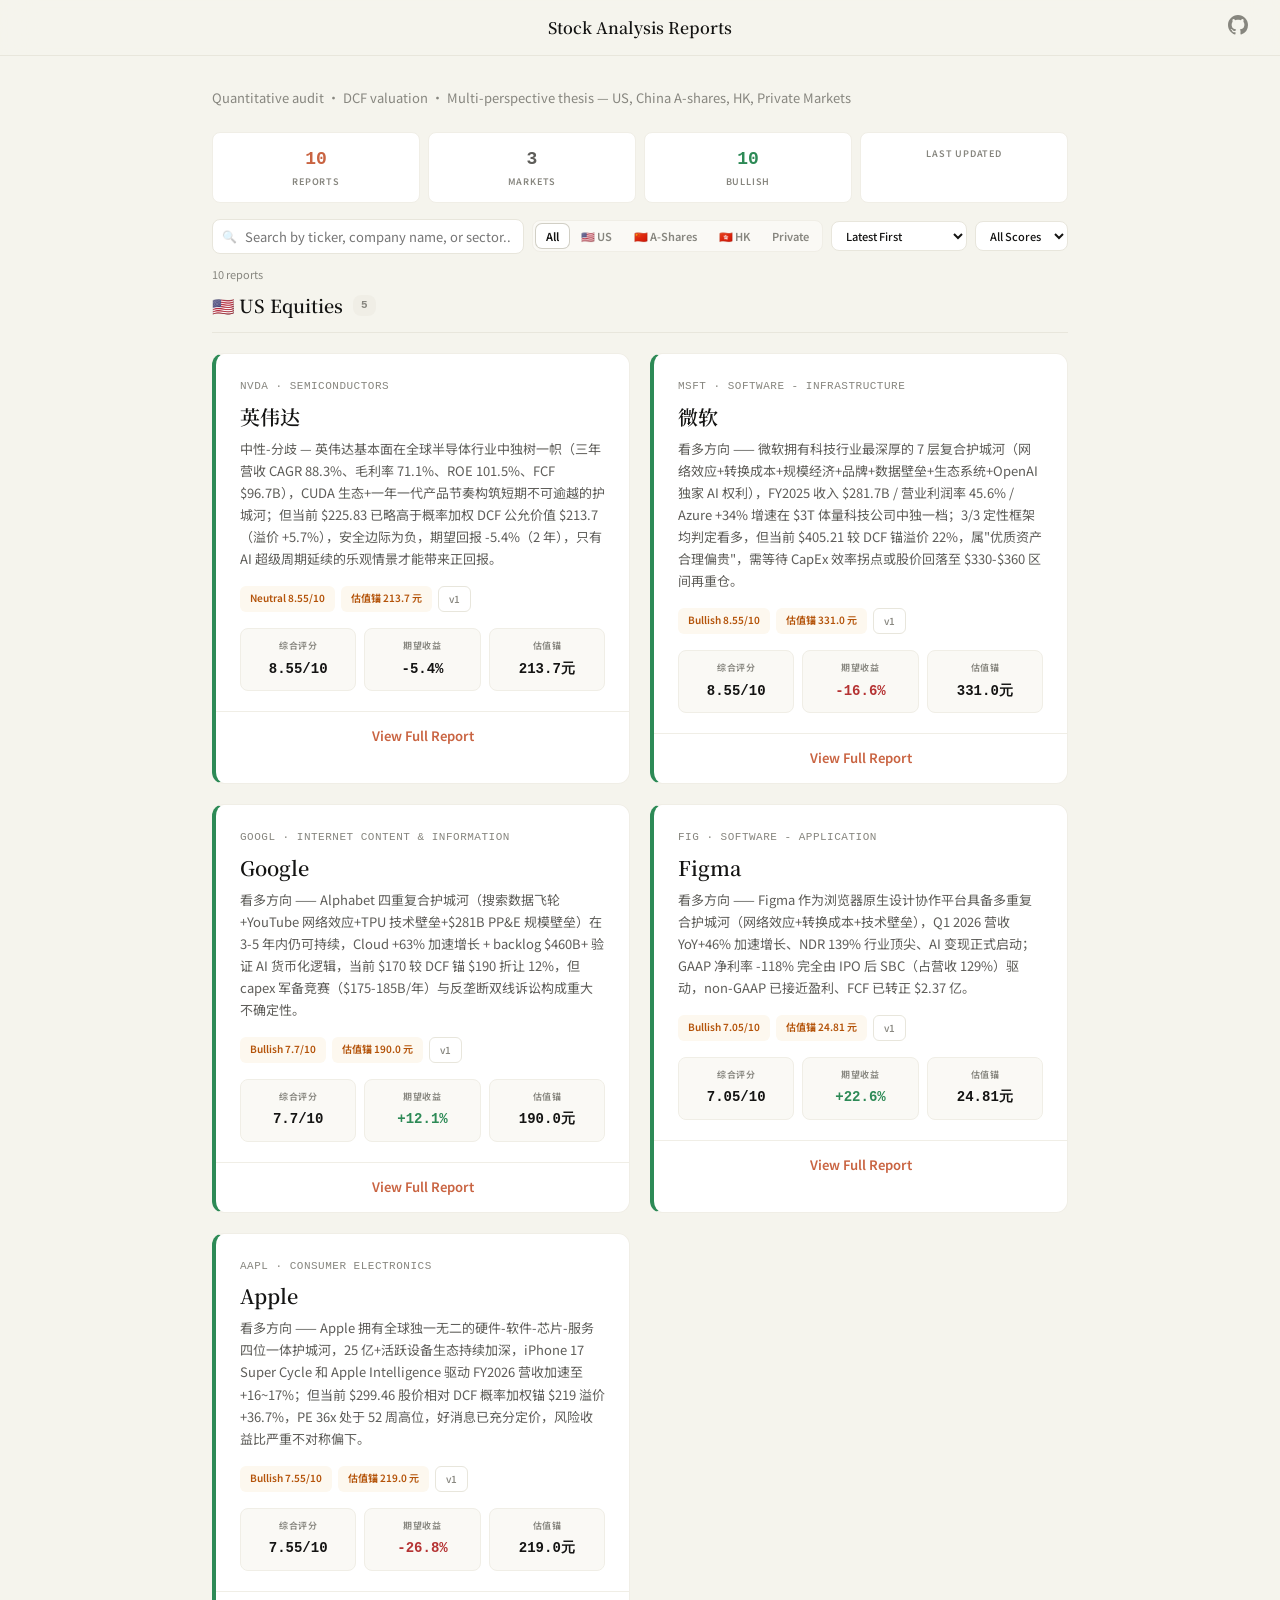
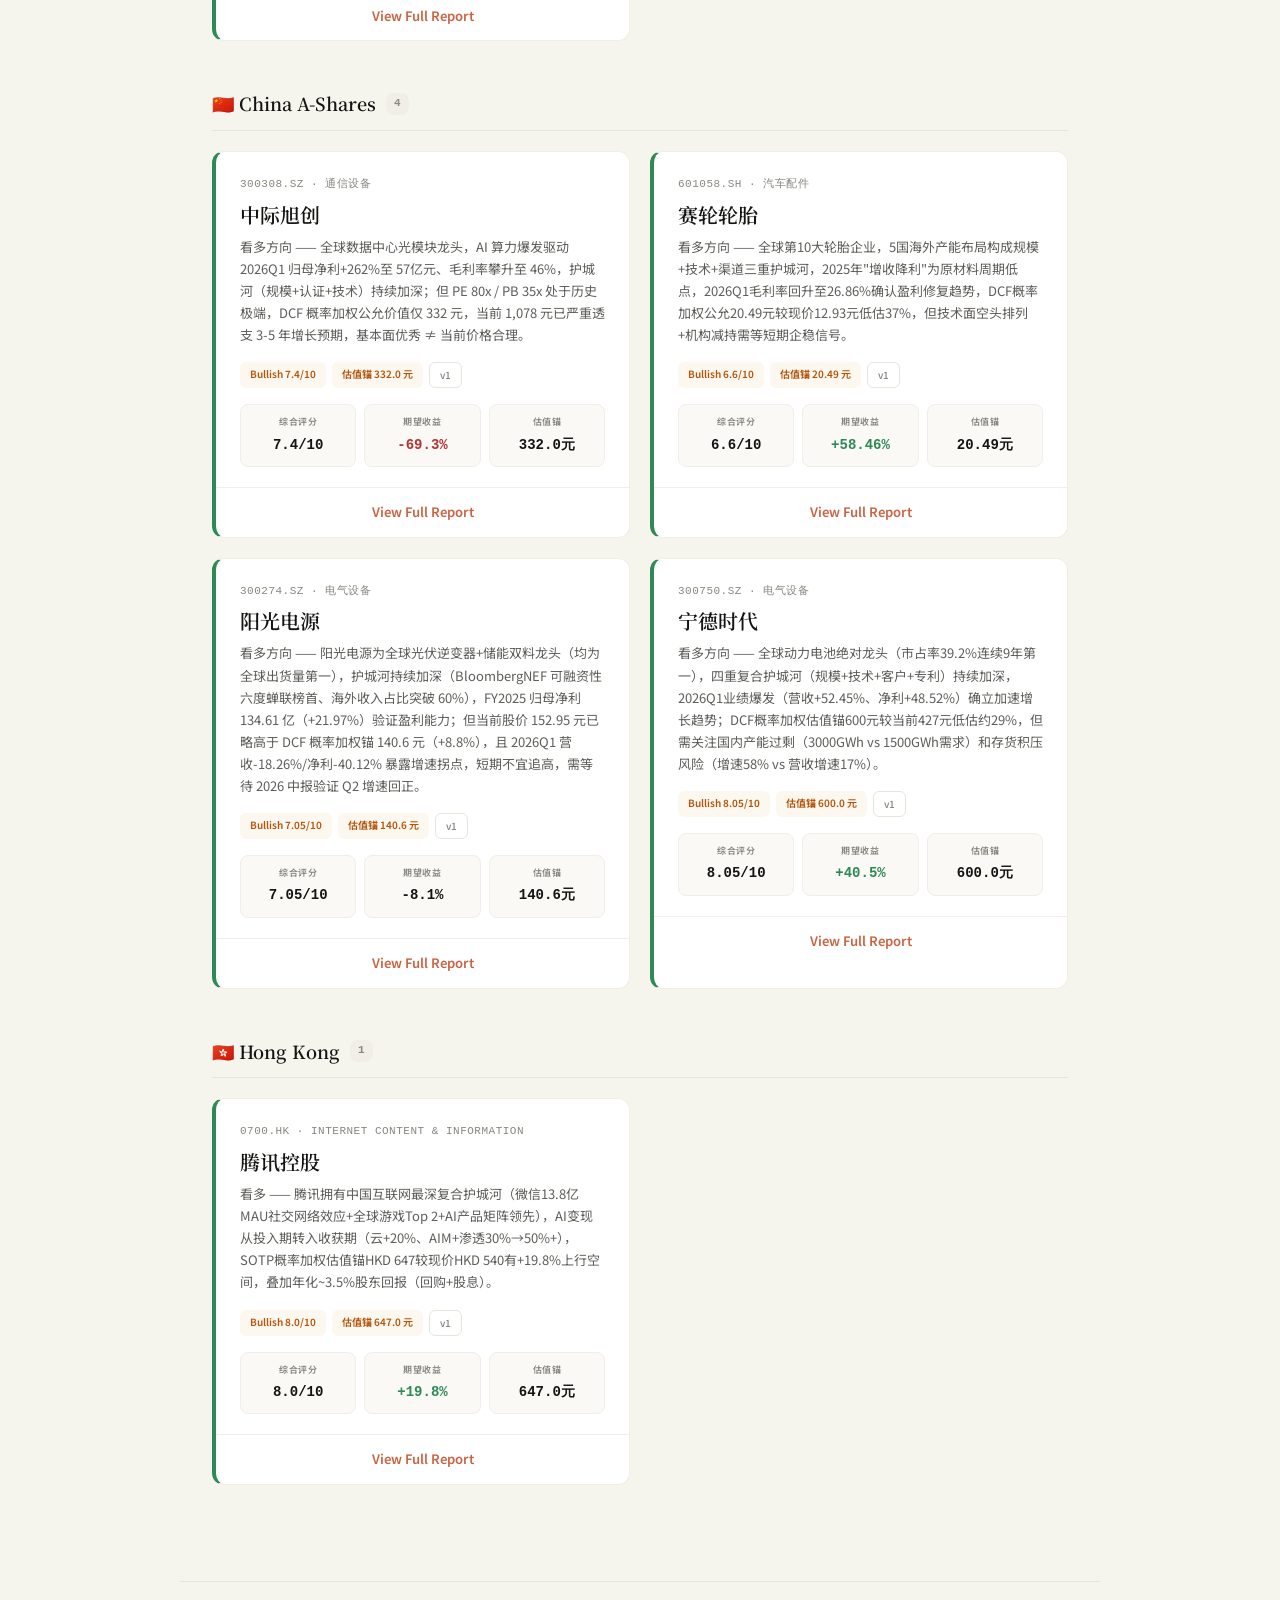
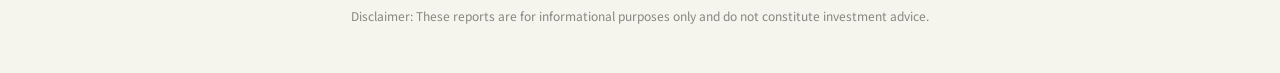
<file: index.html>
<!DOCTYPE html>
<html lang="en">
<head>
<meta charset="utf-8">
<meta name="viewport" content="width=device-width,initial-scale=1">
<title>Investment Research · Equity Analysis Reports</title>
<meta name="description" content="Equity analysis reports covering US, China A-share, Hong Kong, and private markets with quantitative audit and DCF valuation.">
<link rel="stylesheet" href="./assets/css/main.css">
</head>
<body>

<!-- Nav -->
<nav class="nav">
  <a href="./" class="nav-logo">Stock Analysis Reports</a>
  <a href="https://github.com/MichaelFei87/Stock-Analysis-Reports" class="nav-github" target="_blank" rel="noopener" aria-label="GitHub">
    <svg width="20" height="20" viewBox="0 0 16 16" fill="currentColor"><path d="M8 0C3.58 0 0 3.58 0 8c0 3.54 2.29 6.53 5.47 7.59.4.07.55-.17.55-.38 0-.19-.01-.82-.01-1.49-2.01.37-2.53-.49-2.69-.94-.09-.23-.48-.94-.82-1.13-.28-.15-.68-.52-.01-.53.63-.01 1.08.58 1.23.82.72 1.21 1.87.87 2.33.66.07-.52.28-.87.51-1.07-1.78-.2-3.64-.89-3.64-3.95 0-.87.31-1.59.82-2.15-.08-.2-.36-1.02.08-2.12 0 0 .67-.21 2.2.82.64-.18 1.32-.27 2-.27s1.36.09 2 .27c1.53-1.04 2.2-.82 2.2-.82.44 1.1.16 1.92.08 2.12.51.56.82 1.27.82 2.15 0 3.07-1.87 3.75-3.65 3.95.29.25.54.73.54 1.48 0 1.07-.01 1.93-.01 2.2 0 .21.15.46.55.38A8.01 8.01 0 0016 8c0-4.42-3.58-8-8-8z"/></svg>
  </a>
</nav>

<!-- Hero -->
<div class="hero">
  <div class="hero-inner">
    <div class="hero-text">
      <p>Quantitative audit · DCF valuation · Multi-perspective thesis — US, China A-shares, HK, Private Markets</p>
    </div>
  </div>
</div>

<!-- Stats -->
<div class="stats-strip">
  <div class="stats-row" id="stats-row"></div>
</div>

<!-- Toolbar -->
<div class="toolbar">
  <div class="search-box">
    <input type="text" id="search-input" placeholder="Search by ticker, company name, or sector..." autocomplete="off">
  </div>
  <div class="tab-group" role="tablist">
    <button class="tab-btn active" data-market="all">All</button>
    <button class="tab-btn" data-market="us">🇺🇸 US</button>
    <button class="tab-btn" data-market="a">🇨🇳 A-Shares</button>
    <button class="tab-btn" data-market="hk">🇭🇰 HK</button>
    <button class="tab-btn" data-market="pe">Private</button>
  </div>
  <select class="sort-select" id="sort-select">
    <option value="date-desc">Latest First</option>
    <option value="date-asc">Oldest First</option>
    <option value="score-desc">Score High → Low</option>
    <option value="score-asc">Score Low → High</option>
  </select>
  <select class="sort-select" id="min-score">
    <option value="0">All Scores</option>
    <option value="4">≥ 4.0</option>
    <option value="6">≥ 6.0</option>
    <option value="7.5">≥ 7.5</option>
  </select>
</div>

<div class="results-info" id="results-info">Loading...</div>

<!-- Reports -->
<div class="reports">
  <div id="reports-container"></div>
</div>

<!-- Footer -->
<div class="footer">
  <div class="footer-inner">
    <span>Disclaimer: These reports are for informational purposes only and do not constitute investment advice.</span>
  </div>
</div>

<script src="./assets/js/render.js"></script>
</body>
</html>
</file>
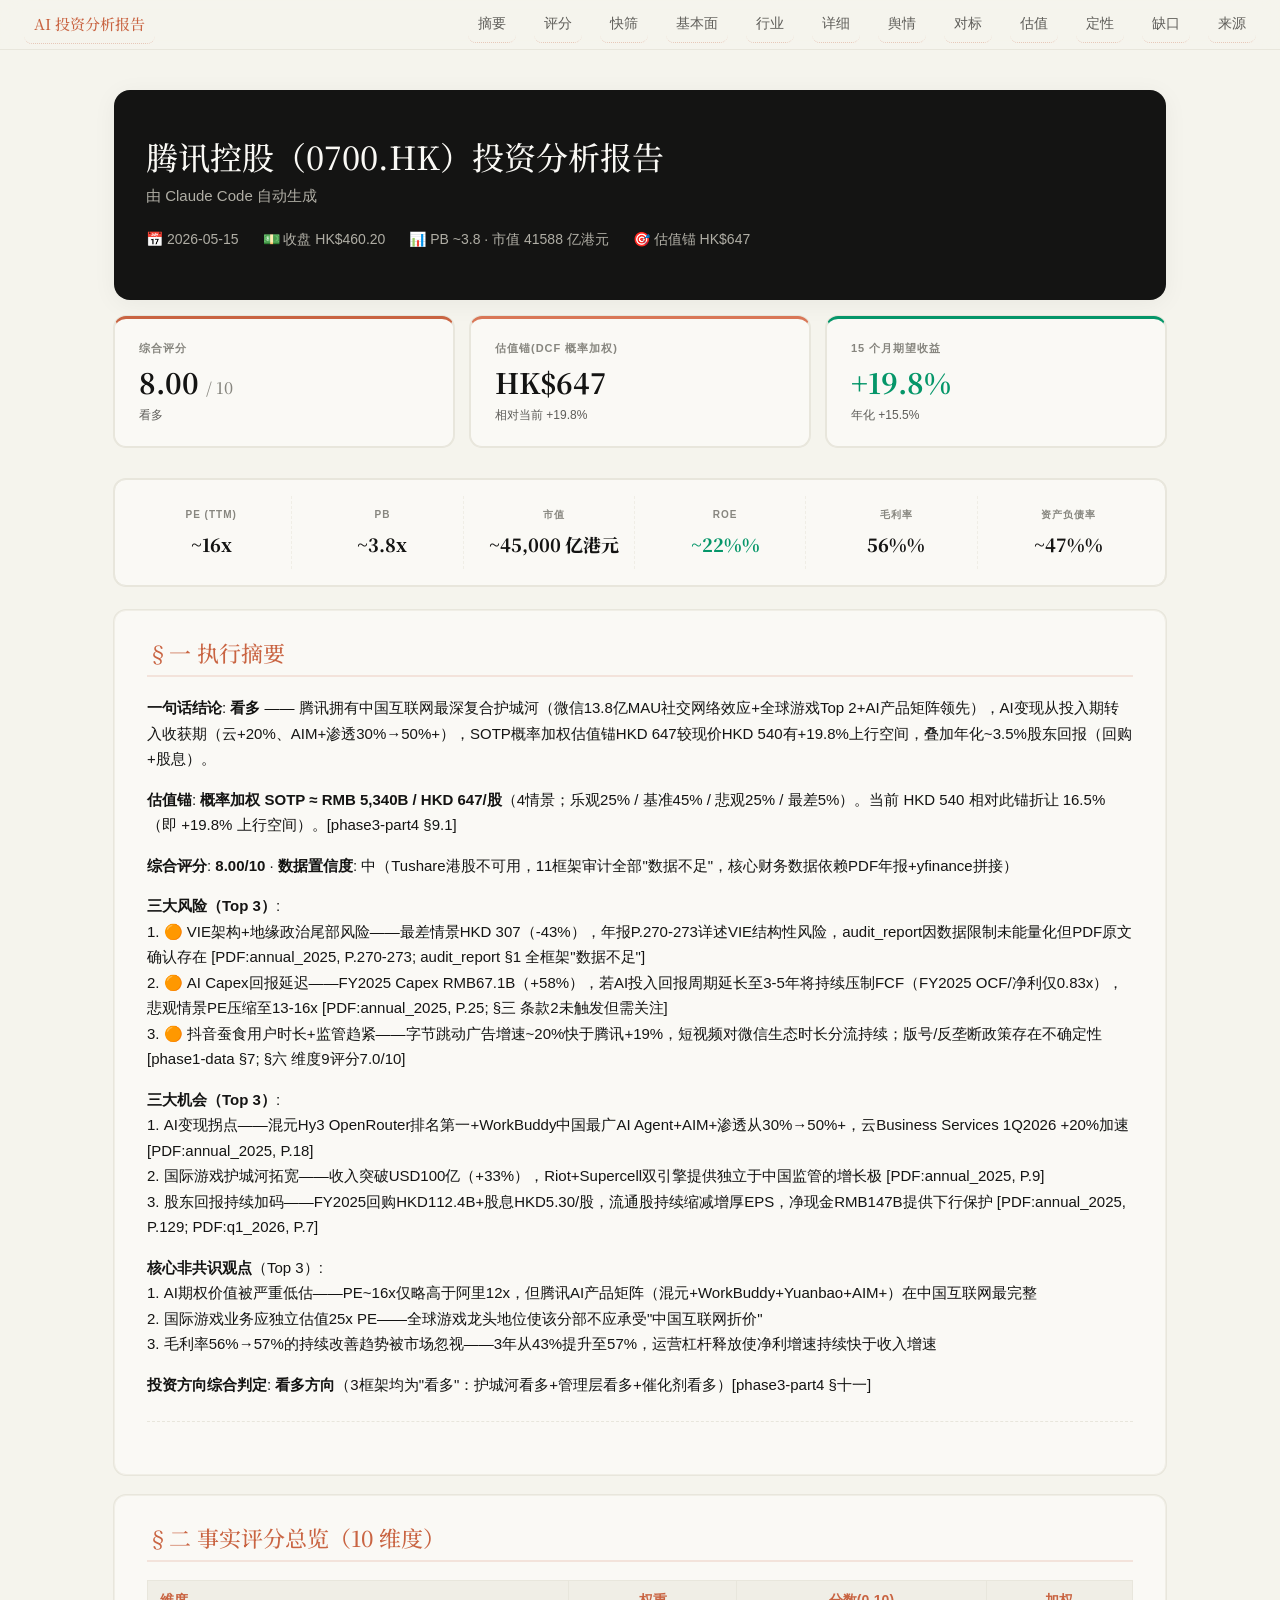
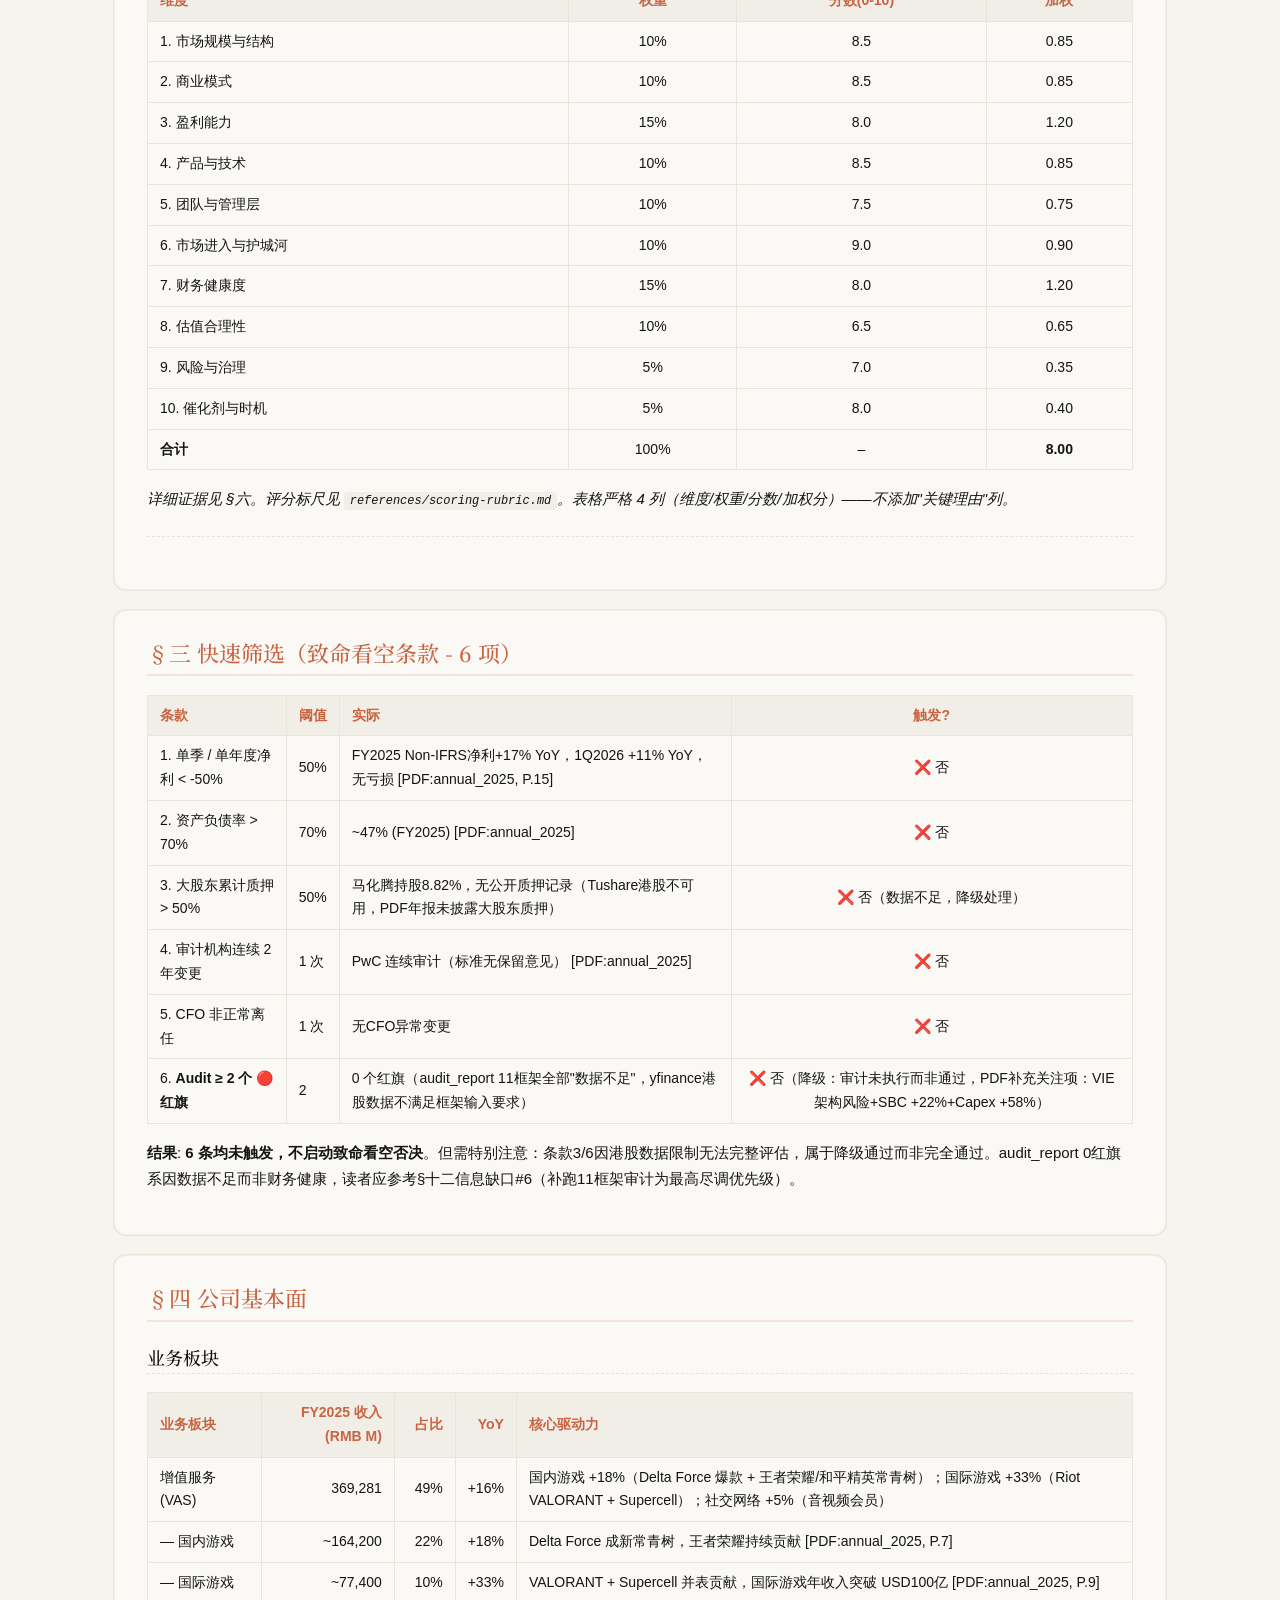
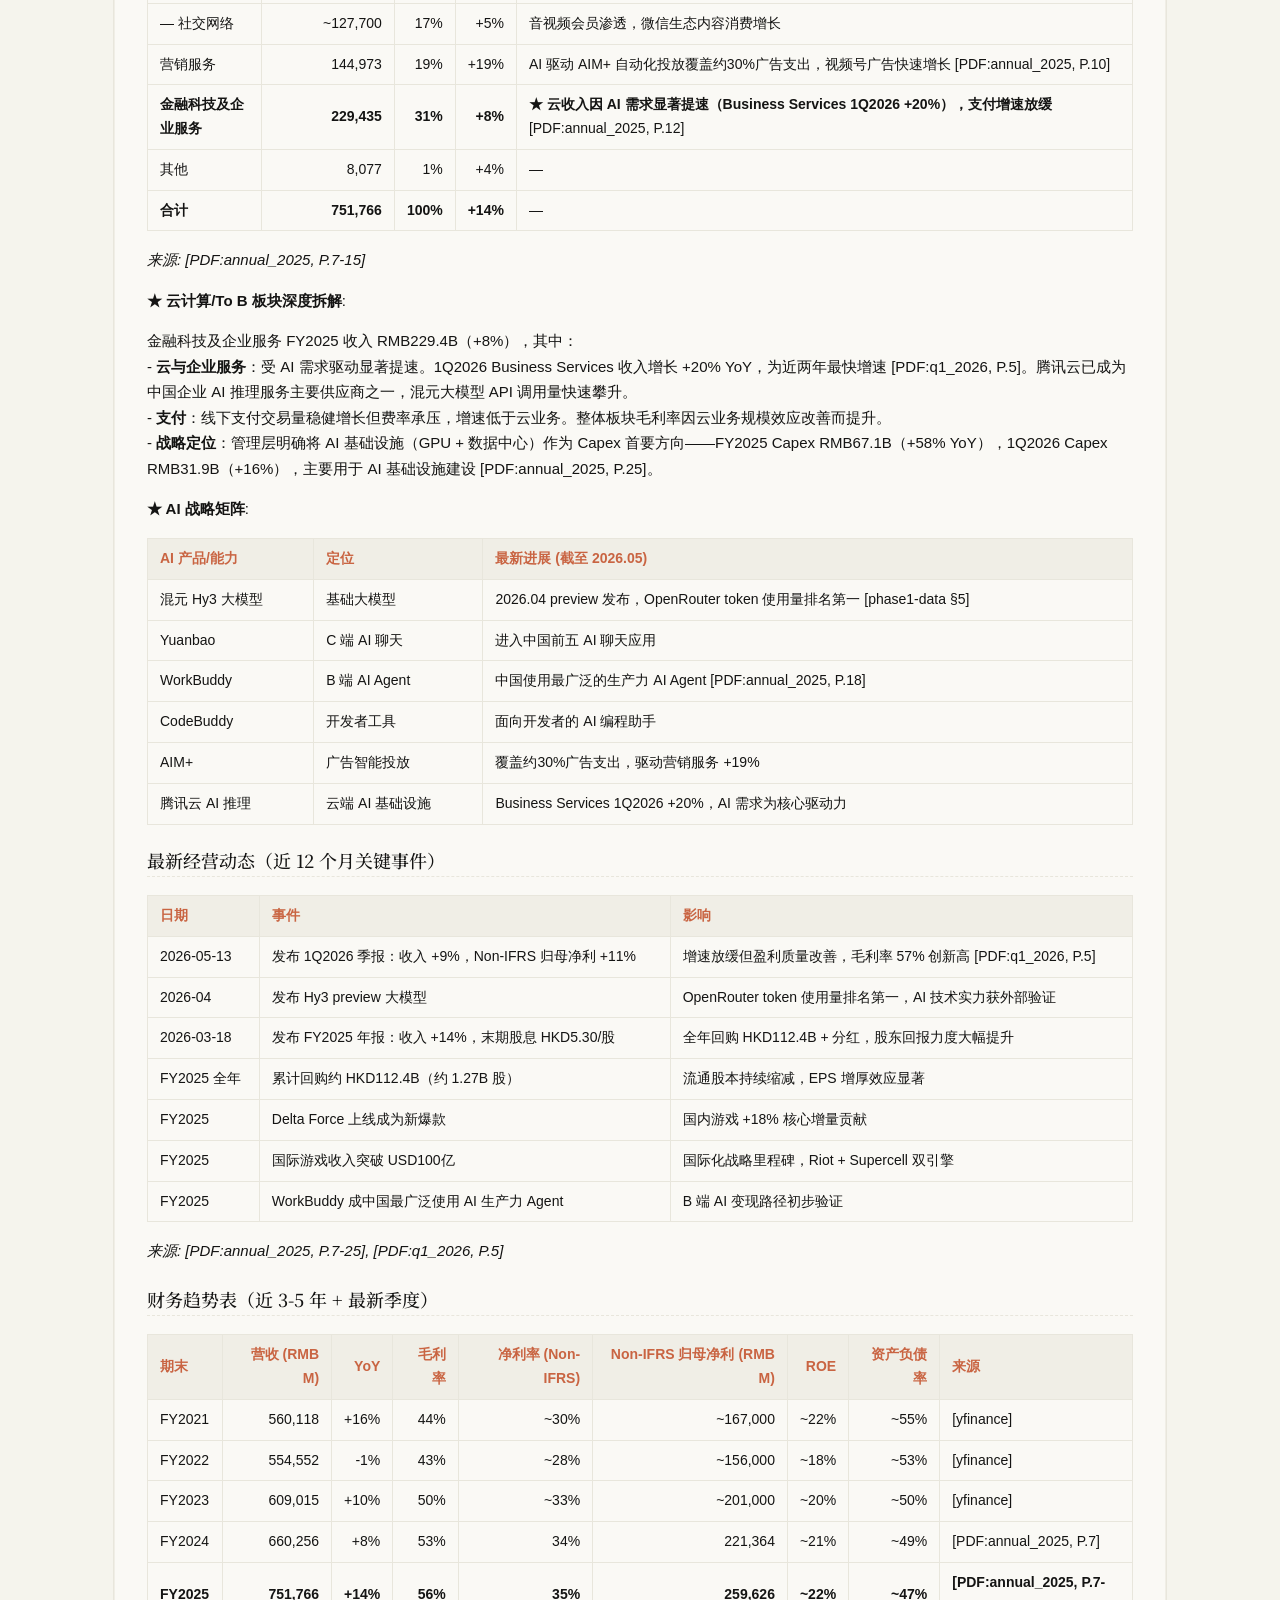
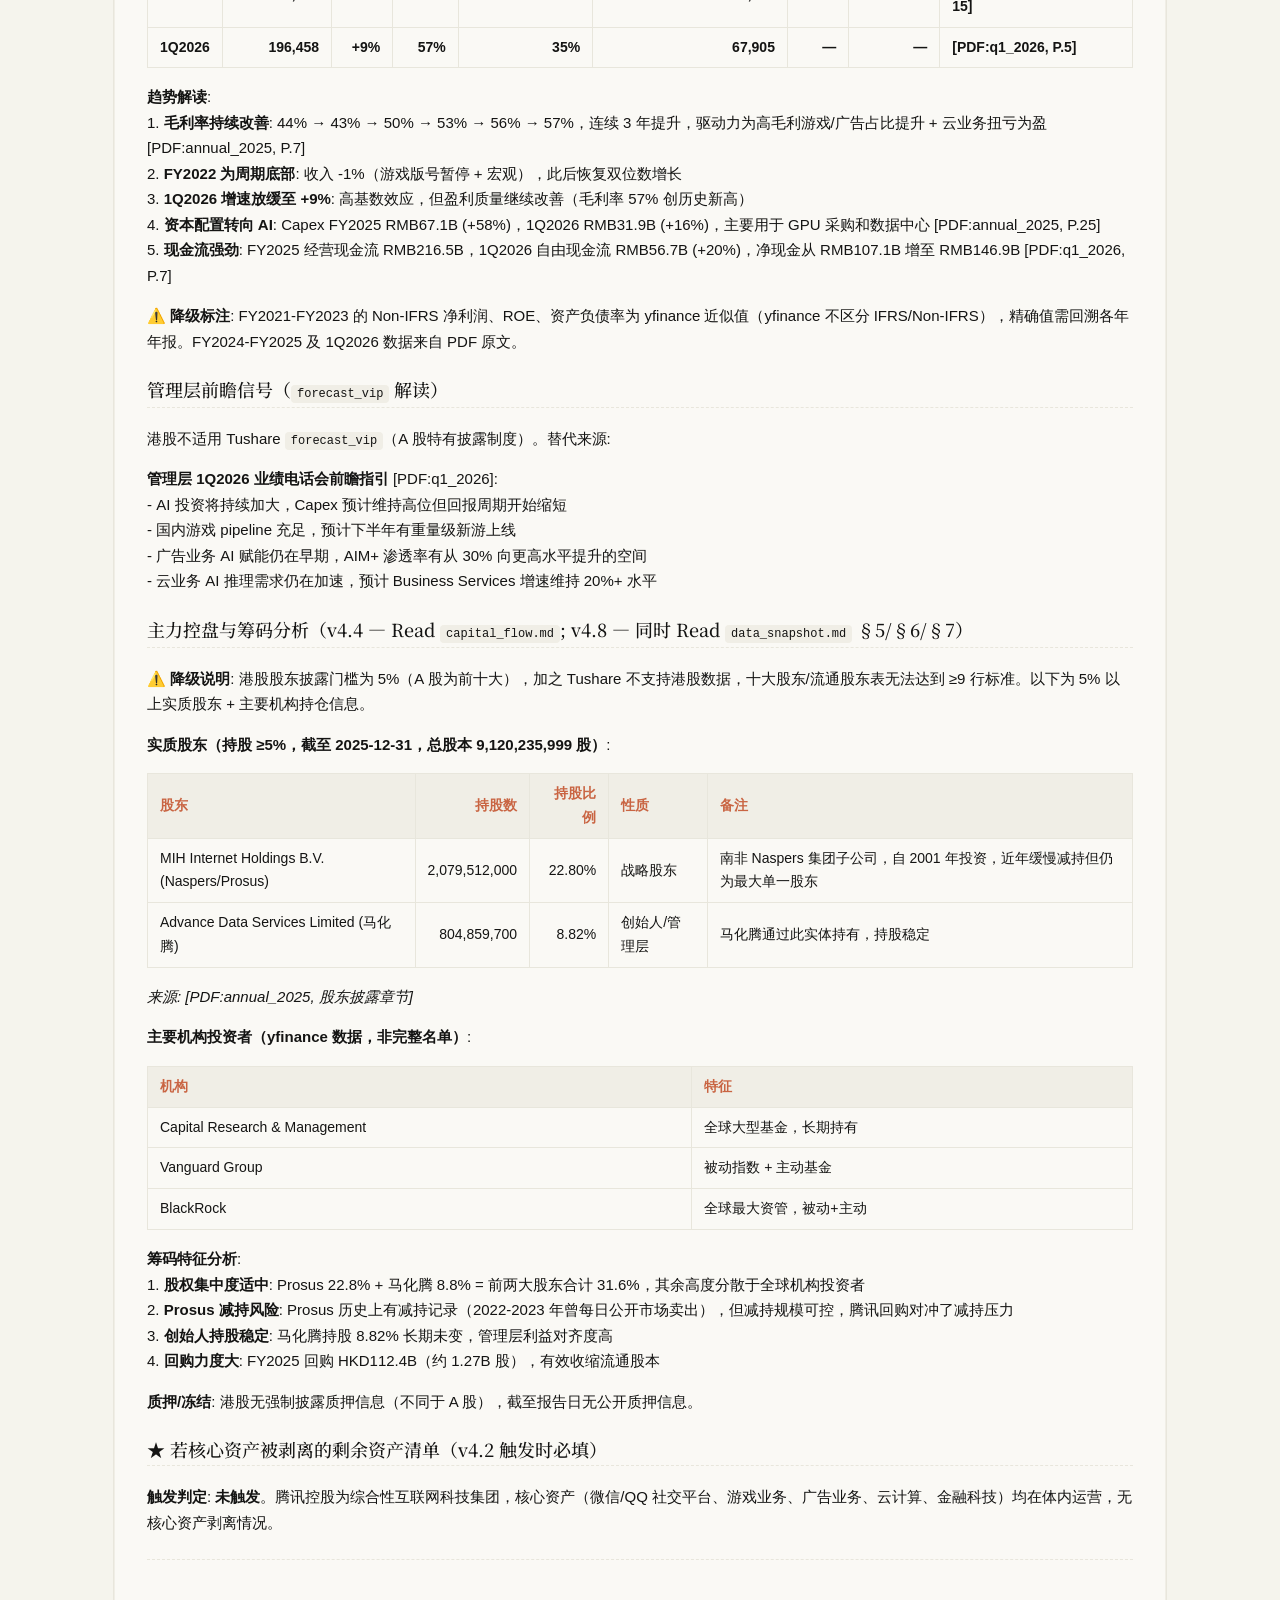
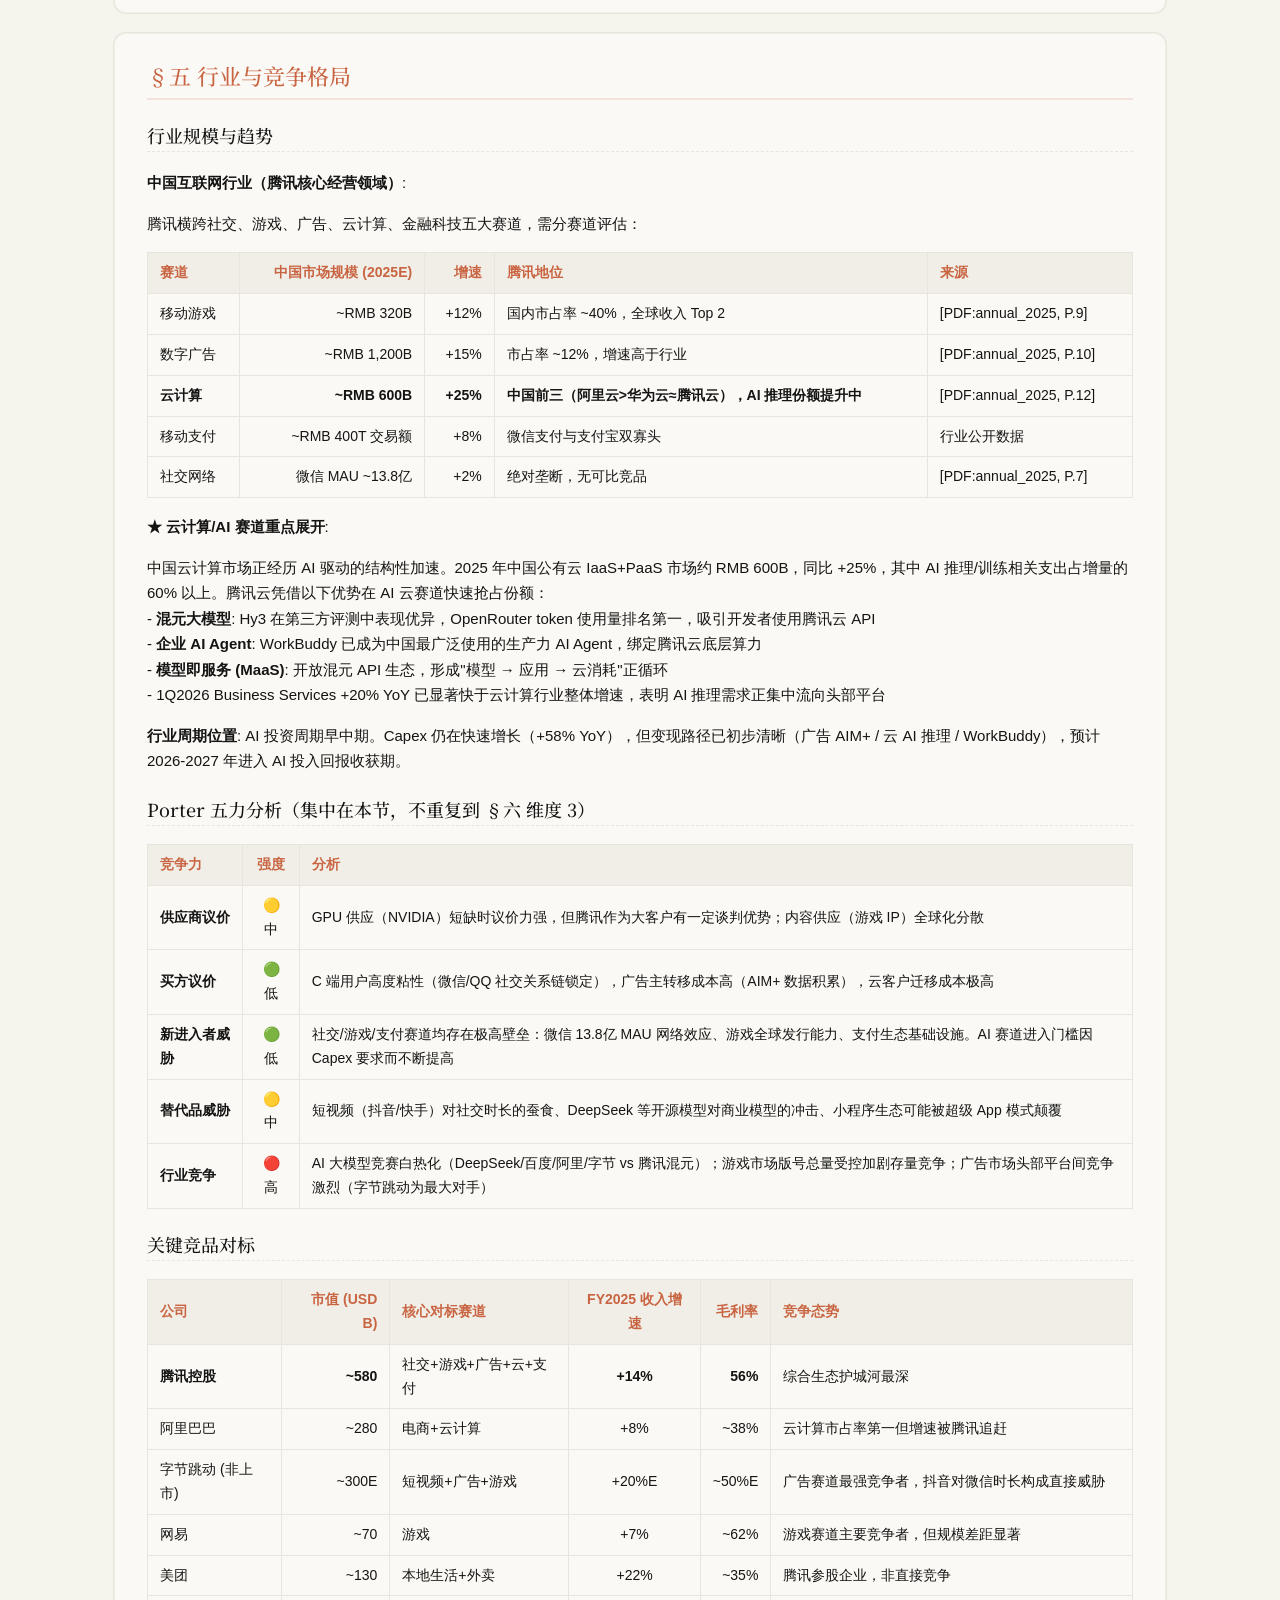
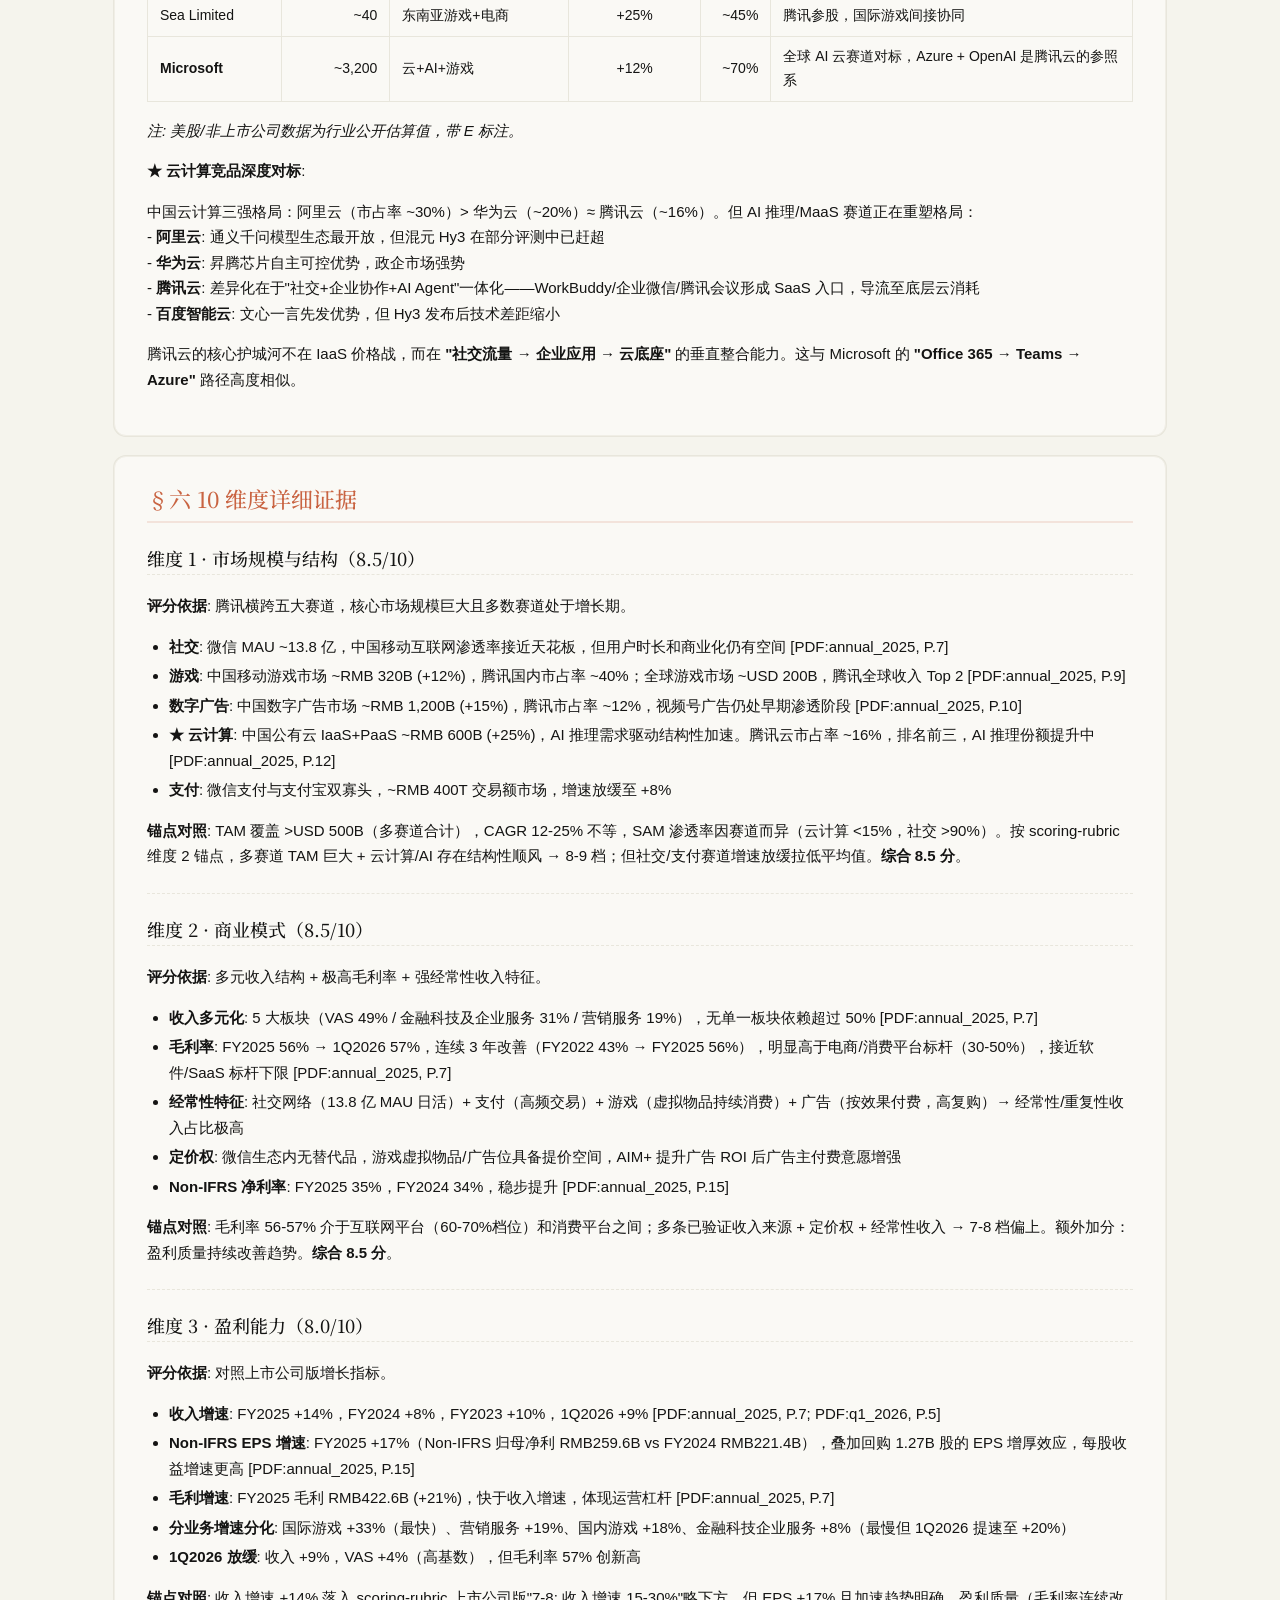
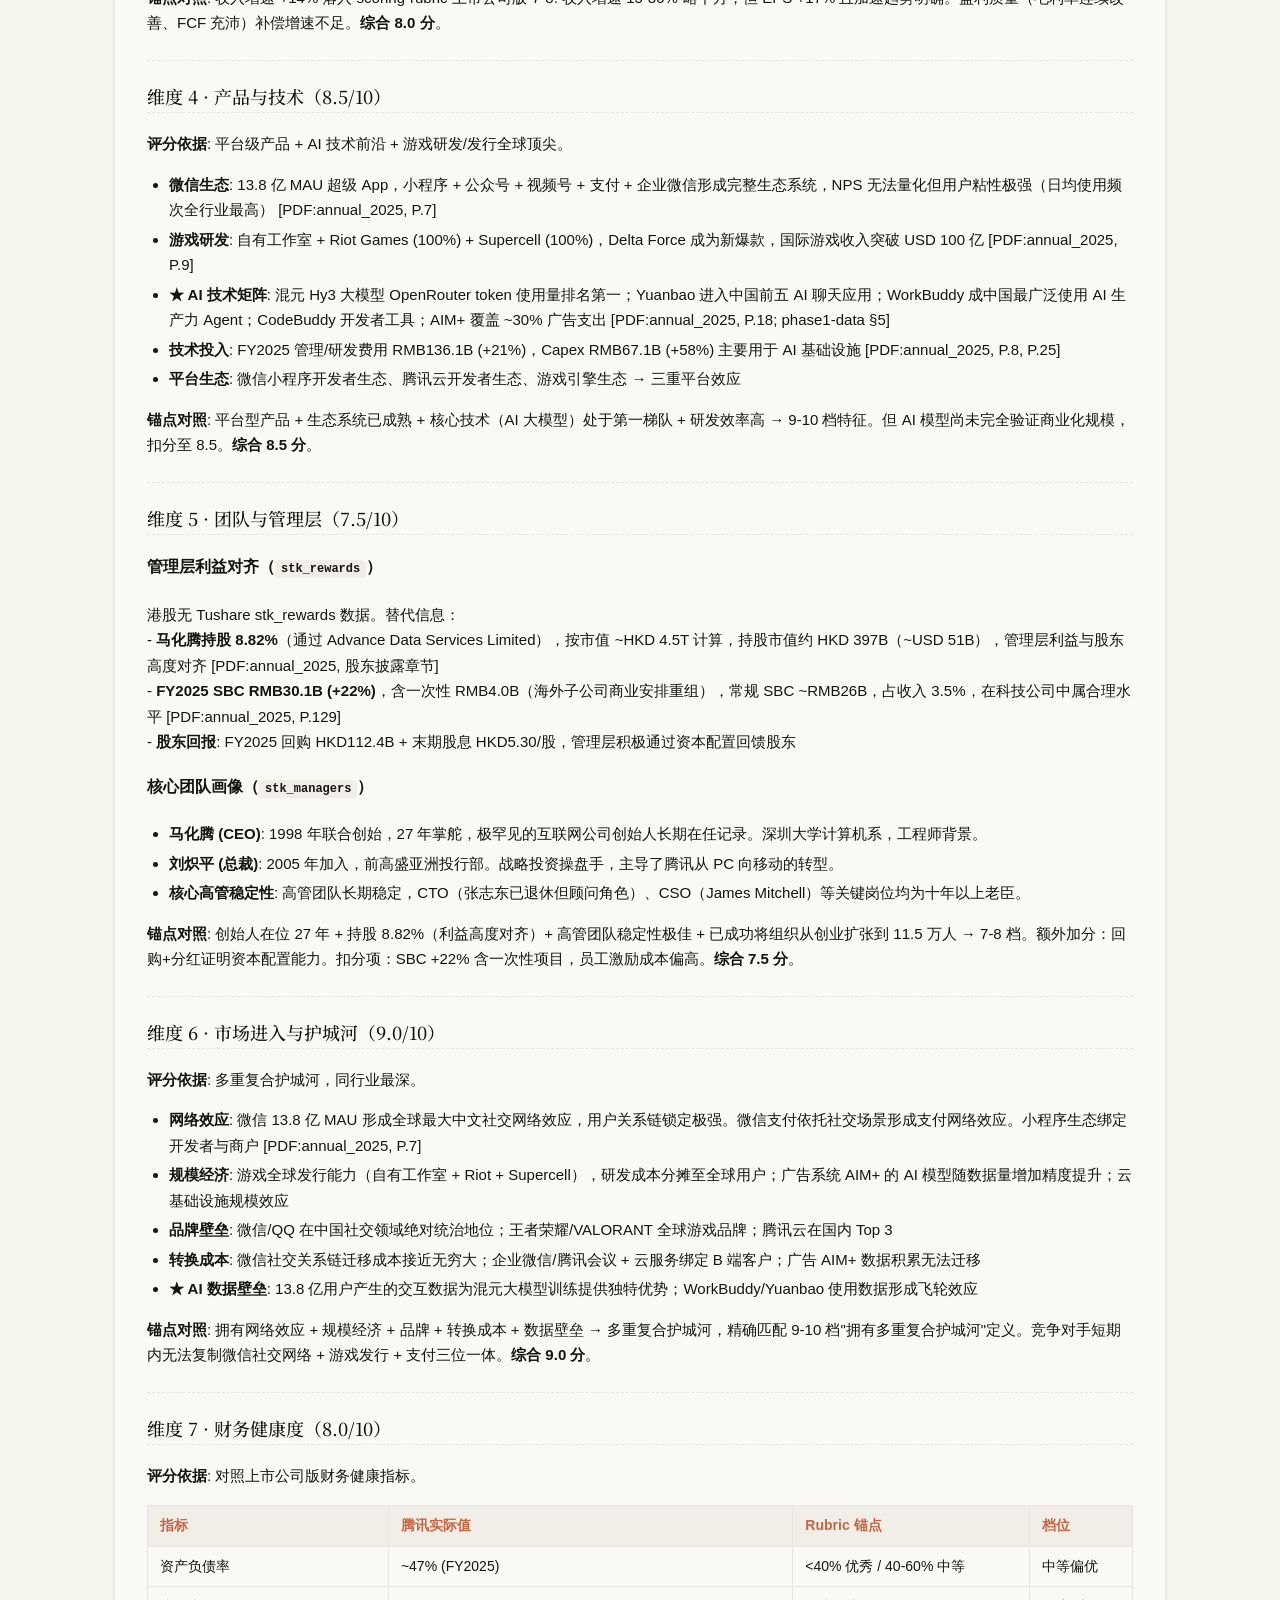
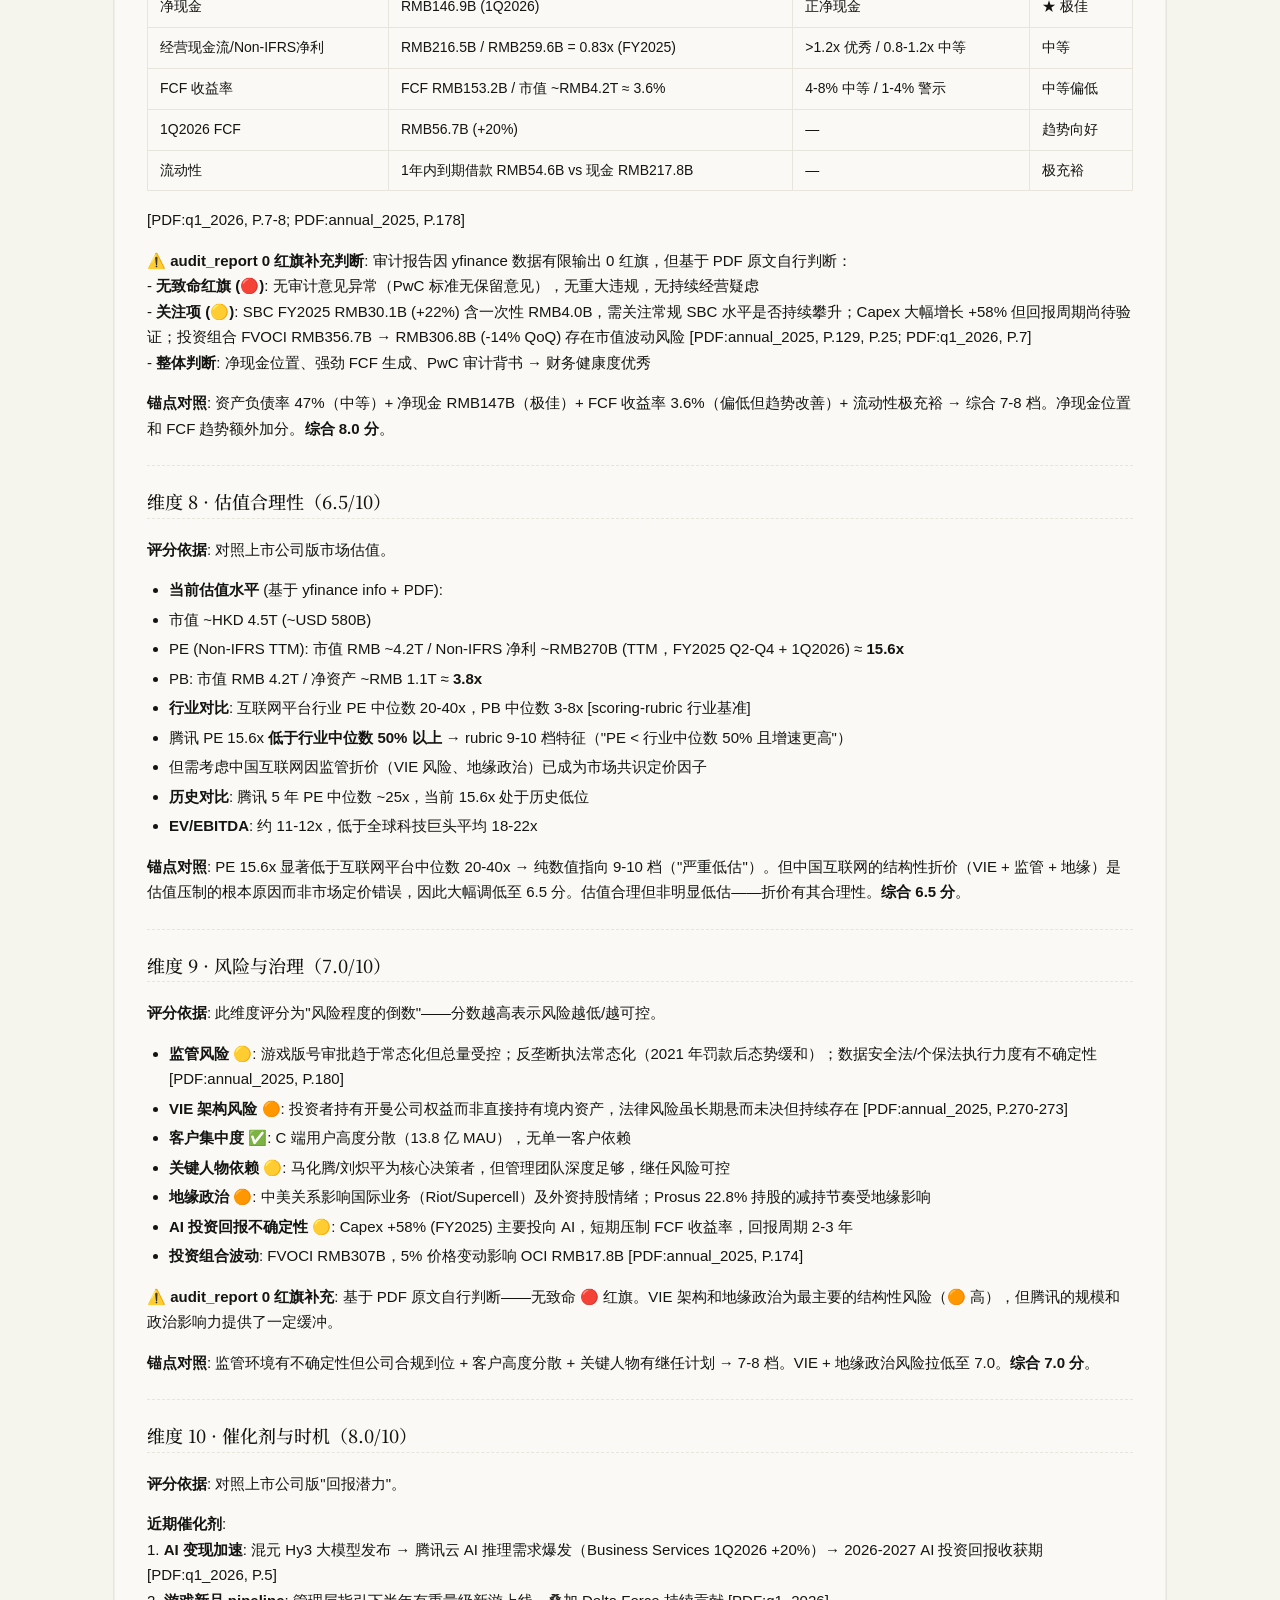
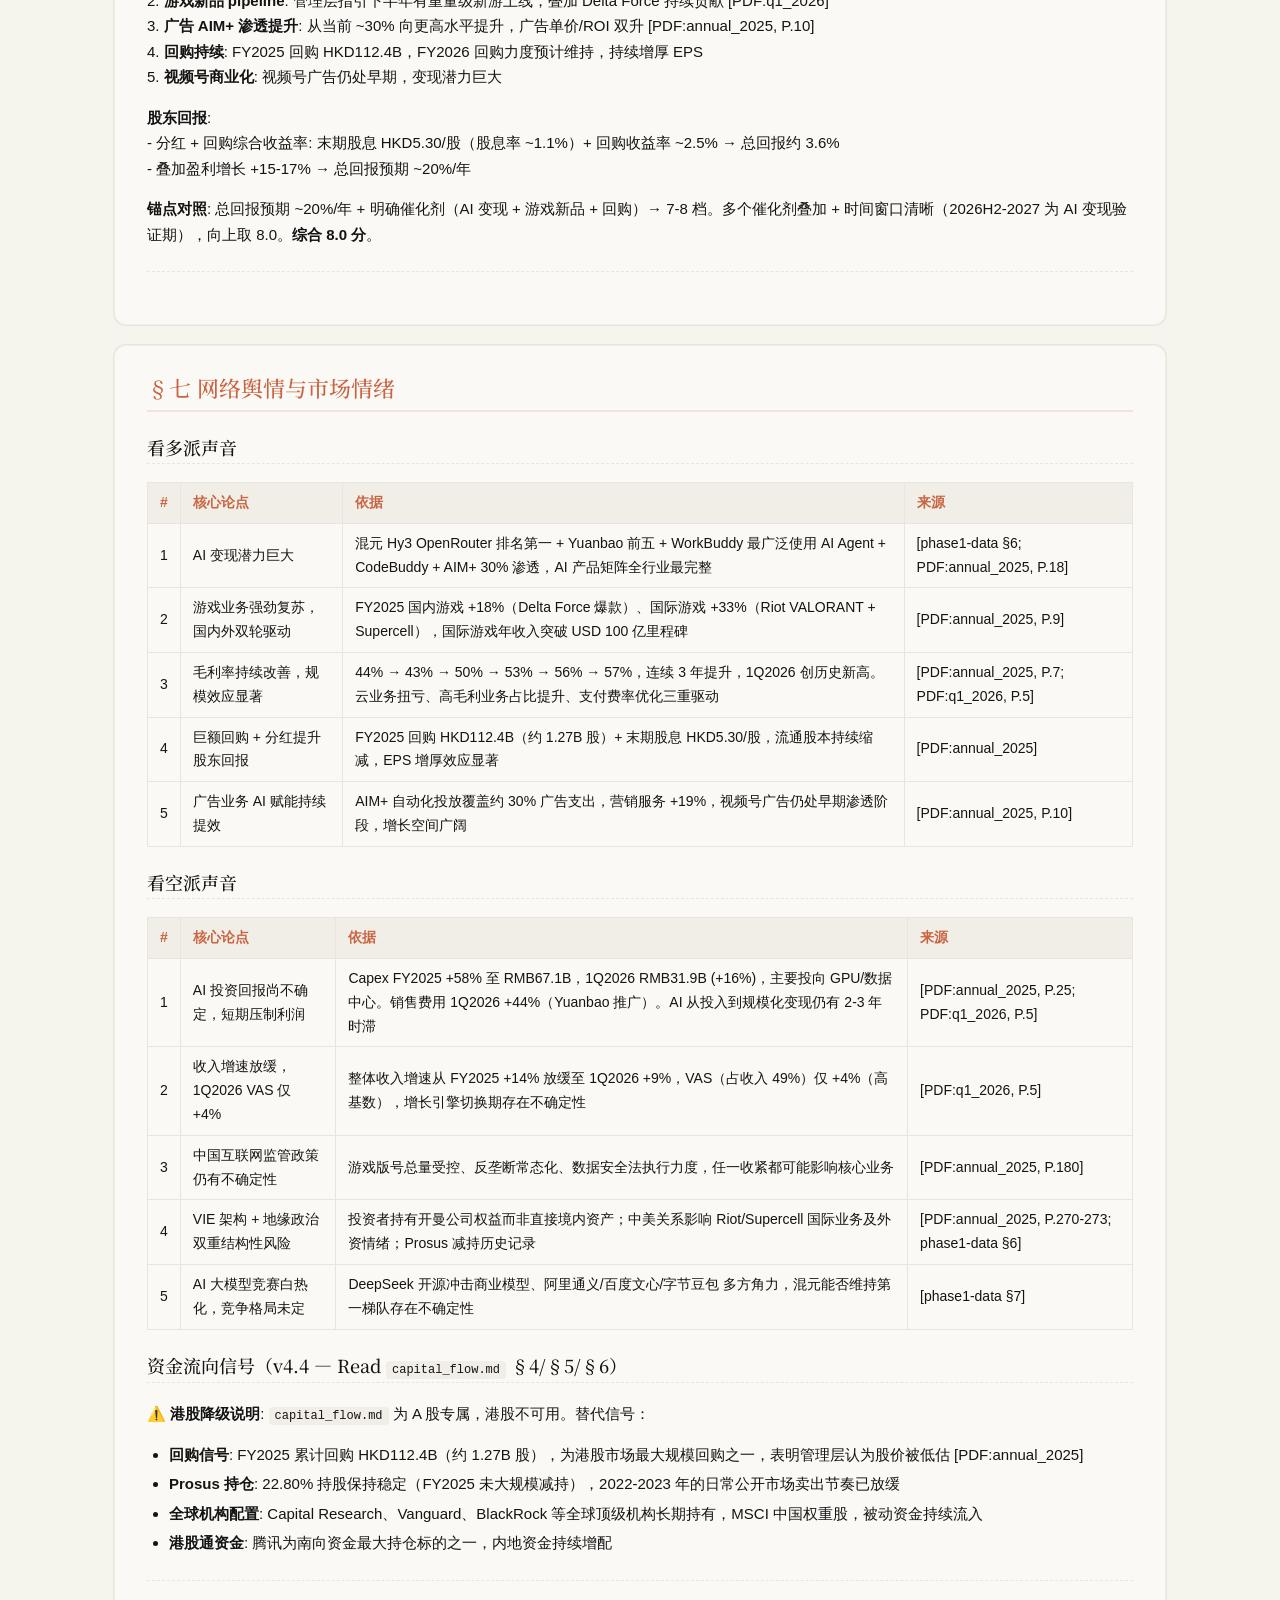
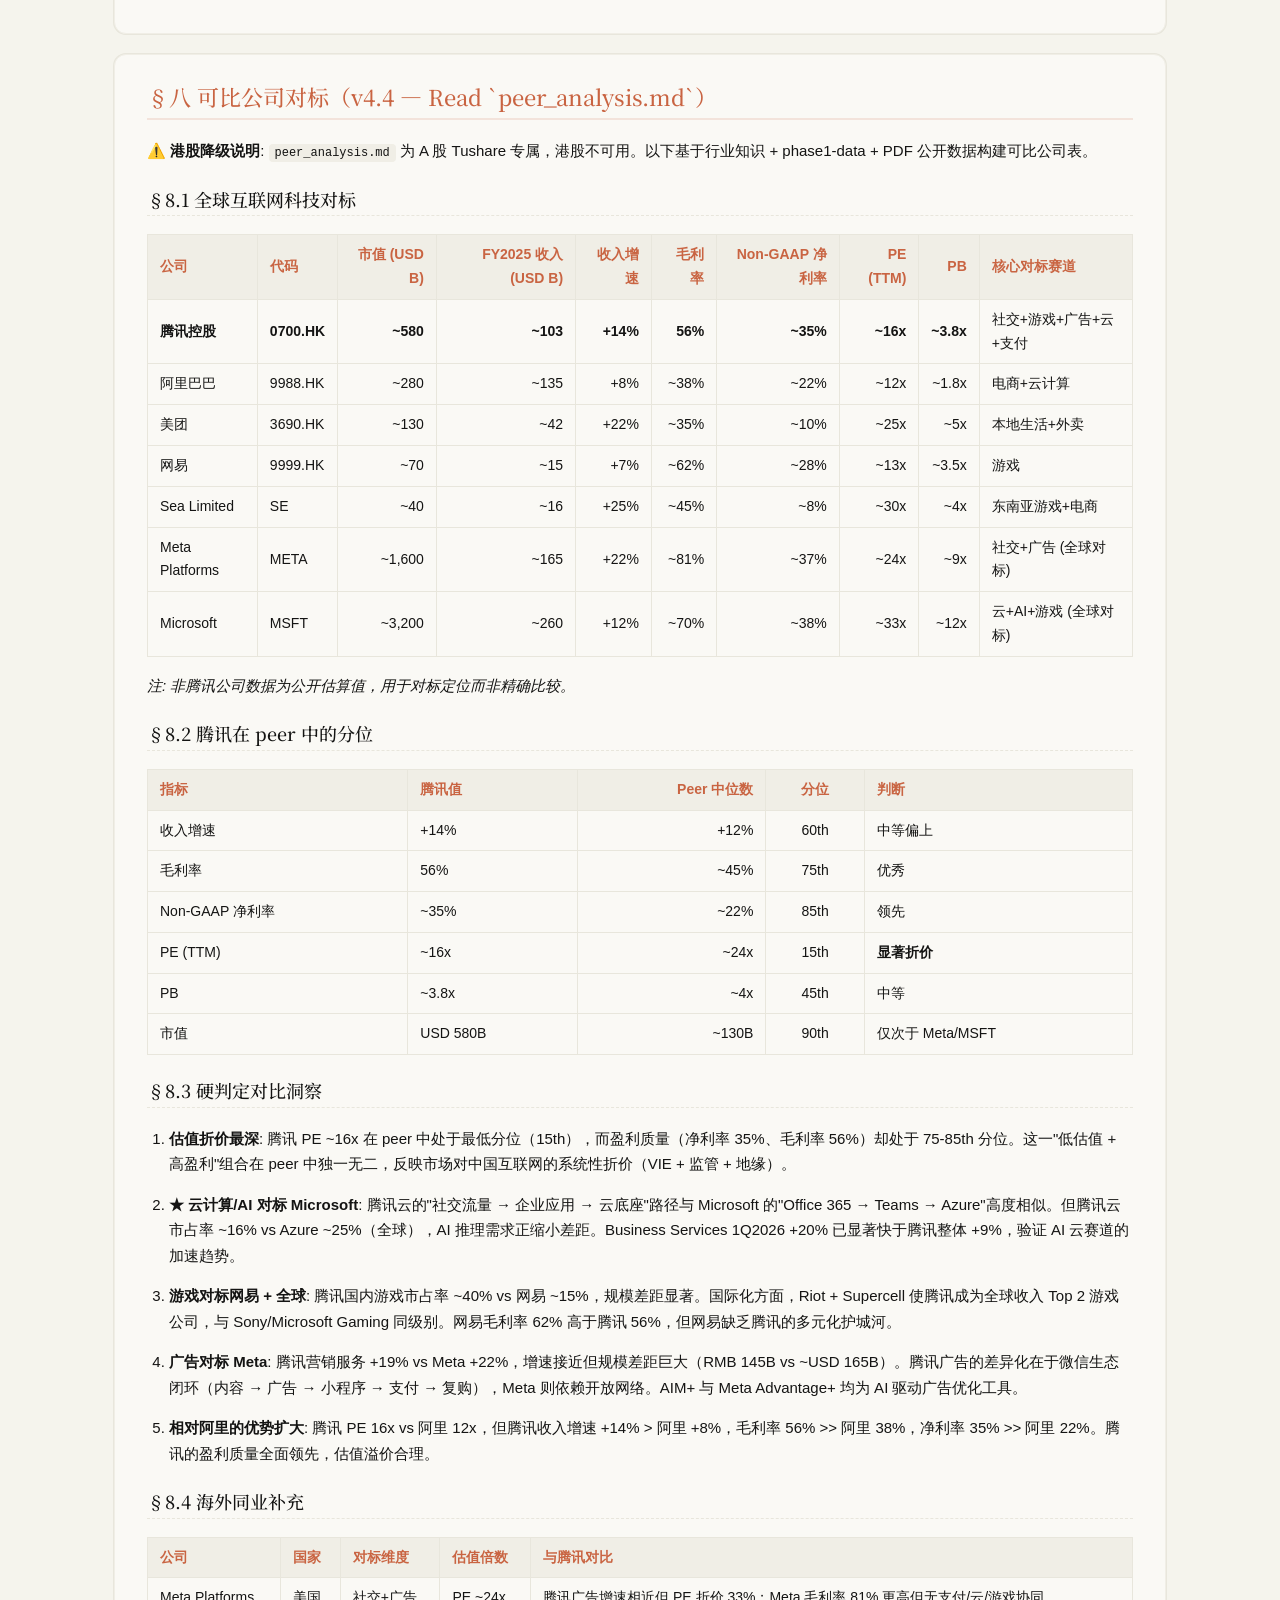
<file: reports/0700_腾讯控股/分析报告_dashboard.html>
<!DOCTYPE html>
<html lang="zh-CN">
<head>
<meta charset="UTF-8">
<meta name="viewport" content="width=device-width, initial-scale=1">
<title>腾讯控股（0700.HK）投资分析报告 — 2026-05-15</title>
<link rel="preconnect" href="https://fonts.googleapis.com">
<link href="https://fonts.googleapis.com/css2?family=Noto+Serif+SC:wght@400;500;700&display=swap" rel="stylesheet">
<style>
/* ============================================================
   Claude Code Company Analysis · Report Styles v5.0
   单一 CSS 真相源 — 由 assets/html/base.html 加载并内联
   禁止在 Phase 6 Part B 中自创颜色值或变量名
   v5.0: Claude Design Language — 温暖羊皮纸 + 赤陶色主调 + 衬线标题
         Bloomberg 风险色保留(红/琥珀/黄/绿)
   ============================================================ */

:root {
  /* 主色 — Claude Terracotta */
  --c-primary: #c96442;
  --c-primary-light: #f0eee6;
  --c-primary-dark: #a14e2f;
  --c-accent: #d97757;

  /* Bloomberg 风格风险等级(高对比) — 保留不变 */
  --c-risk-red:    #dc2626;
  --c-risk-red-bg: #fef2f2;
  --c-risk-amber:  #e8a33a;
  --c-risk-amber-bg: #fff7ed;
  --c-risk-yellow: #fbbf24;
  --c-risk-yellow-bg: #fffbeb;
  --c-risk-green:  #059669;
  --c-risk-green-bg: #ecfdf5;

  /* 语义色 (保留 v4.3 alias) */
  --c-green: var(--c-risk-green);
  --c-green-bg: var(--c-risk-green-bg);
  --c-yellow: #d97706;
  --c-yellow-bg: #fffbeb;
  --c-red: var(--c-risk-red);
  --c-red-bg: var(--c-risk-red-bg);

  /* Claude 暖灰度系 */
  --c-gray-50:  #faf9f5;  /* Ivory */
  --c-gray-100: #f0eee6;  /* Border Cream */
  --c-gray-200: #e8e6dc;  /* Border Warm */
  --c-gray-500: #87867f;  /* Stone Gray */
  --c-gray-700: #5e5d59;  /* Olive Gray */
  --c-gray-900: #141413;  /* Near Black */

  /* Claude 表面色 */
  --c-parchment: #f5f4ed;
  --c-ivory: #faf9f5;
  --c-warm-sand: #e8e6dc;
  --c-dark-surface: #30302e;
  --c-warm-silver: #b0aea5;
  --c-dark-warm: #3d3d3a;

  /* Morningstar 卡片化 — 迁移到暖色 */
  --c-card-border:  #e8e6dc;
  --c-card-header:  #faf9f5;
  --c-card-hover:   rgba(201,100,66,0.04);

  /* 形状 — Claude ring shadow 系统 */
  --radius: 12px;
  --shadow: 0px 0px 0px 1px #e8e6dc;
  --shadow-md: 0px 0px 0px 1px #d1cfc5;
  --shadow-lg: rgba(0,0,0,0.05) 0px 4px 24px;

  /* Variant Perception 紫 — 保留 */
  --c-variant: #7a4dab;
  --c-variant-bg: #f3eeff;

  /* v4.6 sidebar 布局(弃用但保持兼容) */
  --sidebar-width: 260px;
  --sidebar-gap: 24px;
}

* { box-sizing: border-box; }

body {
  font-family: -apple-system, BlinkMacSystemFont, "Segoe UI", Roboto,
               "PingFang SC", "Noto Sans SC", "Microsoft YaHei", sans-serif;
  background: var(--c-parchment);
  color: var(--c-gray-900);
  margin: 0;
  padding: 0;
  line-height: 1.7;
  font-size: 15px;
}

/* Claude 衬线标题族 */
h1, h2, h3 {
  font-family: Georgia, "Noto Serif SC", "Songti SC", serif;
  font-weight: 500;
}

.container {
  max-width: 1100px;
  margin: 0 auto;
  padding: 40px 24px 80px;
}

/* ---------- 3.1 Sticky 顶部导航栏 ---------- */
.top-nav {
  position: sticky;
  top: 0;
  z-index: 200;
  display: flex;
  align-items: center;
  gap: 18px;
  height: 50px;
  padding: 0 24px;
  backdrop-filter: blur(12px);
  -webkit-backdrop-filter: blur(12px);
  background: rgba(245,244,237,0.85);
  border-bottom: 1px solid var(--c-gray-200);
  font-size: 14px;
}
.top-nav .nav-brand {
  font-family: Georgia, "Noto Serif SC", serif;
  font-weight: 500;
  color: var(--c-primary);
  text-decoration: none;
  margin-right: auto;
  font-size: 15px;
}
.top-nav a {
  color: var(--c-gray-700);
  text-decoration: none;
  padding: 6px 10px;
  border-radius: 8px;
  transition: background .15s, color .15s;
}
.top-nav a:hover {
  background: rgba(201,100,66,0.08);
  color: var(--c-primary);
}

/* ---------- Header Hero ---------- */
header.hero {
  background: var(--c-gray-900);
  color: var(--c-ivory);
  padding: 48px 32px;
  border-radius: 16px;
  margin-bottom: 32px;
  box-shadow: var(--shadow-lg);
}
header.hero h1 {
  font-size: 32px;
  margin: 0 0 8px;
  font-weight: 500;
  line-height: 1.15;
  color: var(--c-ivory);
}
header.hero .subtitle {
  color: var(--c-warm-silver);
  font-size: 15px;
}
header.hero .meta {
  display: flex; flex-wrap: wrap; gap: 24px;
  margin-top: 20px; font-size: 14px;
  color: var(--c-warm-silver);
}

/* ---------- Section (每个 §一到§十五 一个) ---------- */
.section {
  background: var(--c-ivory);
  padding: 28px 32px;
  margin: 20px 0;
  border-radius: var(--radius);
  border: 1px solid var(--c-gray-100);
  box-shadow: var(--shadow);
}
.section h2 {
  font-family: Georgia, "Noto Serif SC", "Songti SC", serif;
  color: var(--c-primary);
  border-bottom: 2px solid rgba(201,100,66,0.15);
  padding-bottom: 8px;
  margin-top: 0;
  font-size: 22px;
  font-weight: 500;
  line-height: 1.25;
}
.section h3 {
  font-family: Georgia, "Noto Serif SC", "Songti SC", serif;
  color: var(--c-gray-900);
  font-size: 18px;
  font-weight: 500;
  margin-top: 24px;
  border-bottom: 1px dashed var(--c-gray-200);
  padding-bottom: 4px;
  line-height: 1.3;
}
.section h4 { color: var(--c-gray-900); font-size: 16px; margin-top: 18px; }

/* Variant Perception 章节专用紫色强调 */
.section.variant-perception {
  border-left: 4px solid var(--c-variant);
  background: linear-gradient(to right, var(--c-variant-bg) 0%, var(--c-ivory) 3%);
}
.section.variant-perception h2 {
  color: var(--c-variant);
  border-bottom-color: var(--c-variant-bg);
}

/* ---------- 3.2 评分环形图 (SVG) ---------- */
.score-ring {
  display: inline-block;
  position: relative;
}
.score-ring svg { display: block; }
.score-ring .score-text {
  position: absolute;
  inset: 0;
  display: flex;
  flex-direction: column;
  align-items: center;
  justify-content: center;
}
.score-ring .score-text .num {
  font-size: 32px;
  font-weight: 700;
  color: var(--c-primary);
  font-family: Georgia, "Noto Serif SC", serif;
}
.score-ring .score-text .label {
  font-size: 11px;
  color: var(--c-gray-500);
}

/* ---------- 3.3 维度评分条形图 ---------- */
.dimension-bar {
  display: grid;
  grid-template-columns: 1fr 48px 3fr 56px;
  align-items: center;
  gap: 12px;
  margin: 10px 0;
  font-size: 14px;
}
.dimension-bar .dim-name { color: var(--c-gray-700); }
.dimension-bar .dim-score {
  font-weight: 600;
  text-align: right;
  color: var(--c-primary);
  font-family: Georgia, "Noto Serif SC", serif;
}
.dimension-bar .dim-progress {
  height: 10px;
  background: var(--c-gray-100);
  border-radius: 5px;
  overflow: hidden;
}
.dimension-bar .dim-progress .fill { height: 100%; border-radius: 5px; }
.dimension-bar .dim-progress .fill.tier1 { background: linear-gradient(90deg, var(--c-primary), var(--c-primary-dark)); }
.dimension-bar .dim-progress .fill.tier2 { background: linear-gradient(90deg, #8b5cf6, #6d28d9); }
.dimension-bar .dim-progress .fill.tier3 { background: linear-gradient(90deg, var(--c-accent), var(--c-primary)); }
.dimension-bar .dim-weight { text-align: right; color: var(--c-gray-500); font-size: 12px; }

/* ---------- 3.4 三色情景卡片 ---------- */
.scenario-grid {
  display: grid;
  grid-template-columns: repeat(auto-fit, minmax(200px, 1fr));
  gap: 12px;
  margin: 16px 0;
}
.scenario {
  padding: 16px;
  border-radius: var(--radius);
  border-left: 4px solid;
}
.scenario .label { font-size: 12px; color: var(--c-gray-500); text-transform: uppercase; letter-spacing: 1px; }
.scenario .big-num {
  font-size: 28px;
  font-weight: 700;
  margin: 4px 0 8px;
  font-family: Georgia, "Noto Serif SC", serif;
}
.scenario .detail { font-size: 13px; color: var(--c-gray-700); }
.scenario.bull { background: var(--c-green-bg); border-left-color: var(--c-green); }
.scenario.bull .big-num { color: var(--c-green); }
.scenario.base { background: var(--c-yellow-bg); border-left-color: var(--c-yellow); }
.scenario.base .big-num { color: var(--c-yellow); }
.scenario.bear { background: var(--c-red-bg); border-left-color: var(--c-red); }
.scenario.bear .big-num { color: var(--c-red); }
.scenario.tail { background: var(--c-dark-surface); border-left-color: var(--c-gray-900); color: var(--c-ivory); }
.scenario.tail .big-num { color: var(--c-ivory); }
.scenario.tail .detail { color: var(--c-warm-silver); }

/* ---------- 3.5 期望回报高亮条 ---------- */
.expected-return {
  background: linear-gradient(135deg, var(--c-gray-900), var(--c-primary-dark));
  color: var(--c-ivory);
  padding: 20px 28px;
  border-radius: 16px;
  margin: 20px 0;
  display: flex;
  align-items: center;
  justify-content: space-between;
  box-shadow: var(--shadow-lg);
}
.expected-return .label { font-size: 12px; color: var(--c-warm-silver); text-transform: uppercase; letter-spacing: 1px; }
.expected-return .value {
  font-size: 36px;
  font-weight: 700;
  font-family: Georgia, "Noto Serif SC", serif;
}

/* ---------- 3.6 团队名片网格 ---------- */
.team-grid {
  display: grid;
  grid-template-columns: repeat(auto-fit, minmax(200px, 1fr));
  gap: 12px;
  margin: 16px 0;
}
.team-card {
  padding: 16px;
  border: 1px solid var(--c-gray-200);
  border-radius: var(--radius);
  text-align: center;
  background: var(--c-ivory);
}
.team-card .avatar {
  width: 48px; height: 48px; border-radius: 50%;
  background: rgba(201,100,66,0.1); color: var(--c-primary);
  display: flex; align-items: center; justify-content: center;
  font-weight: 700; margin: 0 auto 8px; font-size: 18px;
  font-family: Georgia, "Noto Serif SC", serif;
}
.team-card .name { font-weight: 600; }
.team-card .role { color: var(--c-gray-500); font-size: 13px; margin-top: 4px; }

/* ---------- 3.7 风险矩阵 ---------- */
.risk-item {
  display: grid;
  grid-template-columns: 20px 1fr auto;
  gap: 12px;
  align-items: start;
  padding: 12px;
  border-left: 4px solid;
  background: var(--c-gray-50);
  border-radius: 8px;
  margin: 8px 0;
}
.risk-item.high   { border-left-color: var(--c-red);    background: var(--c-red-bg); }
.risk-item.medium { border-left-color: var(--c-yellow); background: var(--c-yellow-bg); }
.risk-item.low    { border-left-color: var(--c-green);  background: var(--c-green-bg); }
.risk-item .dot {
  width: 12px; height: 12px; border-radius: 50%; margin-top: 4px;
}
.risk-item.high   .dot { background: var(--c-red); }
.risk-item.medium .dot { background: var(--c-yellow); }
.risk-item.low    .dot { background: var(--c-green); }

/* ---------- 3.8 融资时间轴 ---------- */
.timeline {
  display: flex;
  align-items: center;
  gap: 0;
  margin: 24px 0;
  overflow-x: auto;
  padding: 8px 0;
}
.timeline .tl-node {
  flex: 0 0 auto;
  text-align: center;
  padding: 0 14px;
  position: relative;
}
.timeline .tl-node::before {
  content: '';
  width: 14px; height: 14px; border-radius: 50%;
  background: var(--c-gray-200); display: block; margin: 0 auto 8px;
}
.timeline .tl-node.current::before {
  background: var(--c-primary);
  box-shadow: 0 0 0 4px rgba(201,100,66,0.15);
}
.timeline .tl-node .year { font-size: 12px; color: var(--c-gray-500); }
.timeline .tl-node .round { font-weight: 600; font-size: 13px; }
.timeline .tl-node .amount { font-size: 11px; color: var(--c-gray-700); }

/* ---------- 3.9 情绪量表 ---------- */
.sentiment-bar {
  position: relative;
  height: 12px;
  border-radius: 6px;
  background: linear-gradient(to right, var(--c-red) 0%, var(--c-yellow) 50%, var(--c-green) 100%);
  margin: 20px 0 32px;
}
.sentiment-bar .pointer {
  position: absolute;
  top: -8px;
  width: 4px; height: 28px;
  background: var(--c-gray-900);
  border-radius: 2px;
  transform: translateX(-50%);
}
.sentiment-bar .pointer::after {
  content: attr(data-label);
  position: absolute;
  top: 32px; left: 50%; transform: translateX(-50%);
  white-space: nowrap;
  font-size: 11px;
  background: var(--c-gray-900);
  color: var(--c-ivory);
  padding: 2px 8px;
  border-radius: 6px;
}

/* ---------- v2 组件 · 估值区间可视化 ---------- */
.valuation-range {
  position: relative;
  height: 28px;
  background: var(--c-gray-100);
  border-radius: 6px;
  margin: 10px 0;
}
.valuation-range .range {
  position: absolute;
  top: 4px; bottom: 4px;
  border-radius: 4px;
  opacity: 0.6;
}
.valuation-range .range.dcf { background: var(--c-primary); }
.valuation-range .range.comparable { background: var(--c-green); }
.valuation-range .range.transaction { background: var(--c-yellow); }
.valuation-range .label-row {
  display: grid;
  grid-template-columns: 80px 1fr;
  gap: 8px;
  align-items: center;
  font-size: 12px;
}

/* ---------- v2 组件 · 星级评估 ---------- */
.star-filled { color: var(--c-accent); }
.star-empty  { color: var(--c-gray-200); }

/* ---------- v2 组件 · 信息缺口优先级 badge ---------- */
.badge {
  display: inline-block;
  padding: 2px 10px;
  border-radius: 12px;
  font-size: 12px;
  font-weight: 600;
}
.badge.critical { background: var(--c-red-bg);    color: var(--c-red); }
.badge.important{ background: var(--c-yellow-bg); color: var(--c-yellow); }
.badge.minor    { background: var(--c-green-bg);  color: var(--c-green); }

/* ---------- 通用 Table ---------- */
table {
  width: 100%;
  border-collapse: collapse;
  margin: 16px 0;
  font-size: 14px;
}
th, td {
  border: 1px solid var(--c-gray-200);
  padding: 8px 12px;
  text-align: left;
}
th {
  background: var(--c-gray-100);
  color: var(--c-primary);
  font-weight: 600;
}
tr:nth-child(even) td { background: var(--c-gray-50); }

/* ---------- 通用文本 ---------- */
strong { color: var(--c-gray-900); font-weight: 600; }
code {
  background: var(--c-gray-100);
  padding: 2px 6px;
  border-radius: 4px;
  font-size: 12px;
}
blockquote {
  border-left: 4px solid var(--c-primary);
  padding: 10px 16px;
  color: var(--c-gray-700);
  background: rgba(201,100,66,0.05);
  border-radius: 8px;
  margin: 12px 0;
}
hr { border: none; border-top: 1px dashed var(--c-gray-200); margin: 24px 0; }
ul, ol { padding-left: 22px; }
li { margin: 4px 0; }
a {
  color: var(--c-primary);
  text-decoration: none;
  border-bottom: 1px dotted rgba(201,100,66,0.3);
}
a:hover { color: var(--c-accent); }

footer {
  text-align: center;
  color: var(--c-gray-500);
  padding: 32px 0 16px;
  font-size: 12px;
  border-top: 1px solid var(--c-gray-200);
  margin-top: 48px;
}

/* ---------- 响应式 ---------- */
@media (max-width: 768px) {
  .container { padding: 20px 16px 60px; }
  header.hero { padding: 24px 16px; }
  header.hero h1 { font-size: 24px; }
  .section { padding: 16px; }
  .scenario-grid, .team-grid { grid-template-columns: 1fr; }
  table { font-size: 12px; }
  table th, table td { padding: 6px 8px; }
}

/* ============================================================
   v4.6 新增: 6 个大厂风格组件 (迁移至 Claude 设计语言)
   ============================================================ */

/* ---------- v4.6-1. 前置评级卡 ---------- */
.rating-trio {
  display: grid;
  grid-template-columns: repeat(3, 1fr);
  gap: 16px;
  margin: -16px 0 32px;
}
.rating-card {
  background: var(--c-ivory);
  border: 1px solid var(--c-card-border);
  border-top: 3px solid var(--c-primary);
  border-radius: var(--radius);
  padding: 20px 24px;
  box-shadow: var(--shadow);
  transition: transform .15s, box-shadow .15s;
}
.rating-card:hover {
  transform: translateY(-2px);
  box-shadow: var(--shadow-lg);
}
.rating-card--score  { border-top-color: var(--c-primary); }
.rating-card--anchor { border-top-color: var(--c-accent); }
.rating-card--return { border-top-color: var(--c-risk-green); }
.rating-card--return.negative { border-top-color: var(--c-risk-red); }

.rating-card .label {
  font-size: 11px;
  color: var(--c-gray-500);
  text-transform: uppercase;
  letter-spacing: 1px;
  font-weight: 600;
  margin-bottom: 8px;
}
.rating-card .value {
  font-size: 28px;
  font-weight: 700;
  color: var(--c-gray-900);
  line-height: 1.2;
  margin-bottom: 6px;
  font-family: Georgia, "Noto Serif SC", serif;
}
.rating-card .value .out-of {
  font-size: 16px;
  color: var(--c-gray-500);
  font-weight: 500;
}
.rating-card .value.negative { color: var(--c-risk-red); }
.rating-card .value.positive { color: var(--c-risk-green); }
.rating-card .sub {
  font-size: 12px;
  color: var(--c-gray-700);
}

/* ---------- v4.6-2. 彩条风险卡 (Bloomberg 等级色保留) ---------- */
.risk-card-v2 {
  display: grid;
  grid-template-columns: 4px 1fr auto;
  gap: 14px;
  align-items: center;
  padding: 14px 16px 14px 0;
  margin: 8px 0;
  background: var(--c-ivory);
  border: 1px solid var(--c-card-border);
  border-radius: var(--radius);
  overflow: hidden;
  transition: background .15s;
}
.risk-card-v2:hover { background: var(--c-card-hover); }
.risk-card-v2.risk-critical { border-left-width: 0; background: linear-gradient(to right, var(--c-risk-red-bg) 0%, var(--c-ivory) 6%); }
.risk-card-v2.risk-high     { background: linear-gradient(to right, var(--c-risk-amber-bg) 0%, var(--c-ivory) 6%); }
.risk-card-v2.risk-medium   { background: linear-gradient(to right, var(--c-risk-yellow-bg) 0%, var(--c-ivory) 6%); }
.risk-card-v2.risk-low      { background: linear-gradient(to right, var(--c-risk-green-bg) 0%, var(--c-ivory) 6%); }
.risk-card-v2 .left-bar { align-self: stretch; width: 4px; }
.risk-card-v2.risk-critical .left-bar { background: var(--c-risk-red); }
.risk-card-v2.risk-high     .left-bar { background: var(--c-risk-amber); }
.risk-card-v2.risk-medium   .left-bar { background: var(--c-risk-yellow); }
.risk-card-v2.risk-low      .left-bar { background: var(--c-risk-green); }
.risk-card-v2 .title { font-weight: 600; color: var(--c-gray-900); margin-bottom: 3px; }
.risk-card-v2 .body  { font-size: 13px; color: var(--c-gray-700); line-height: 1.5; }
.risk-card-v2 .sev-badge {
  font-size: 10px; font-weight: 700; padding: 3px 10px;
  border-radius: 12px; white-space: nowrap; letter-spacing: .5px;
}
.risk-card-v2.risk-critical .sev-badge { background: var(--c-risk-red);    color: white; }
.risk-card-v2.risk-high     .sev-badge { background: var(--c-risk-amber);  color: white; }
.risk-card-v2.risk-medium   .sev-badge { background: var(--c-risk-yellow); color: var(--c-gray-900); }
.risk-card-v2.risk-low      .sev-badge { background: var(--c-risk-green);  color: white; }

/* ---------- v4.6.2. Preamble 区 ---------- */
.preamble {
  background: var(--c-ivory);
  border-left: 3px solid var(--c-accent);
  border-radius: 8px;
  padding: 14px 20px;
  margin: -8px 0 20px;
  font-size: 13px;
  color: var(--c-gray-700);
  line-height: 1.7;
}
.preamble:empty { display: none; }
.preamble blockquote {
  margin: 0;
  padding: 0;
  border: none;
  background: transparent;
  font-size: 13px;
}
.preamble blockquote p { margin: 6px 0; }
.preamble p { margin: 6px 0; }
.preamble strong { color: var(--c-primary-dark); }
.preamble hr { display: none; }

/* ---------- v4.6.1. 关键指标横排面板 ---------- */
.metric-strip {
  display: grid;
  grid-template-columns: repeat(auto-fit, minmax(140px, 1fr));
  gap: 10px;
  margin: 0 0 24px;
  padding: 16px;
  background: var(--c-ivory);
  border: 1px solid var(--c-card-border);
  border-radius: var(--radius);
  box-shadow: var(--shadow);
}
.metric-strip .metric-chip {
  padding: 10px 14px;
  text-align: center;
  border-right: 1px dashed var(--c-gray-100);
}
.metric-strip .metric-chip:last-child { border-right: none; }
.metric-strip .metric-chip .metric-label {
  font-size: 10px;
  color: var(--c-gray-500);
  text-transform: uppercase;
  letter-spacing: 1px;
  font-weight: 700;
  margin-bottom: 6px;
}
.metric-strip .metric-chip .metric-value {
  font-size: 18px;
  font-weight: 800;
  font-variant-numeric: tabular-nums;
  color: var(--c-gray-900);
  font-family: Georgia, "Noto Serif SC", serif;
}
.metric-strip .metric-chip .metric-value.positive { color: var(--c-risk-green); }
.metric-strip .metric-chip .metric-value.negative { color: var(--c-risk-red); }
.metric-strip .metric-chip .metric-value.risk     { color: var(--c-risk-amber); }
.metric-strip .metric-chip .metric-value.critical { color: var(--c-risk-red); font-weight: 900; }
.metric-strip .metric-chip .metric-value.neutral  { color: var(--c-gray-900); }

/* ---------- v4.6 兼容: .metric-sidebar/metric-row 保留 ---------- */
.metric-sidebar {
  background: var(--c-ivory);
  border: 1px solid var(--c-card-border);
  border-radius: var(--radius);
  padding: 20px 18px;
  box-shadow: var(--shadow);
  margin: 0 0 24px;
}
.metric-sidebar h4 {
  font-size: 11px;
  color: var(--c-gray-500);
  text-transform: uppercase;
  letter-spacing: 1.5px;
  font-weight: 700;
  margin: 0 0 14px;
  padding-bottom: 10px;
  border-bottom: 1px solid var(--c-card-border);
}
.metric-sidebar .metric-row {
  display: flex;
  justify-content: space-between;
  align-items: baseline;
  padding: 10px 0;
  border-bottom: 1px dashed var(--c-gray-100);
  font-size: 13px;
}
.metric-sidebar .metric-row:last-child { border-bottom: none; }
.metric-sidebar .metric-row span { color: var(--c-gray-700); }
.metric-sidebar .metric-row strong { font-weight: 700; color: var(--c-gray-900); font-variant-numeric: tabular-nums; }
.metric-sidebar .metric-row strong.positive { color: var(--c-risk-green); }
.metric-sidebar .metric-row strong.negative { color: var(--c-risk-red); }
.metric-sidebar .metric-row strong.risk     { color: var(--c-risk-amber); font-weight: 800; }
.metric-sidebar .metric-row strong.critical { color: var(--c-risk-red);   font-weight: 800; }

/* ---------- v4.6-4. 对标卡 ---------- */
.comparison-card {
  display: grid;
  grid-template-columns: 1fr 1.3fr 1fr;
  gap: 8px;
  background: var(--c-ivory);
  border: 1px solid var(--c-card-border);
  border-radius: var(--radius);
  padding: 16px;
  margin: 12px 0;
}
.comparison-card .cmp-col {
  text-align: center;
  padding: 8px 10px;
  border-radius: 8px;
}
.comparison-card .cmp-col.center {
  background: rgba(201,100,66,0.06);
  border: 2px solid var(--c-primary);
}
.comparison-card .cmp-label { font-size: 10px; color: var(--c-gray-500); text-transform: uppercase; letter-spacing: 1px; font-weight: 600; margin-bottom: 6px; }
.comparison-card .cmp-value {
  font-size: 20px;
  font-weight: 800;
  color: var(--c-gray-900);
  font-variant-numeric: tabular-nums;
  font-family: Georgia, "Noto Serif SC", serif;
}
.comparison-card .cmp-col.center .cmp-value { font-size: 24px; color: var(--c-primary); }
.comparison-card .cmp-sub { font-size: 11px; color: var(--c-gray-500); margin-top: 4px; }
.comparison-card .cmp-bar {
  height: 6px; background: var(--c-gray-100); border-radius: 3px;
  margin-top: 8px; position: relative; overflow: hidden;
}
.comparison-card .cmp-bar .fill {
  position: absolute; left: 0; top: 0; bottom: 0;
  background: linear-gradient(90deg, var(--c-primary), var(--c-accent));
  border-radius: 3px;
}

/* ---------- v4.6-5. 深度链接 ---------- */
.deep-link {
  display: inline-flex;
  align-items: center;
  gap: 3px;
  padding: 1px 8px 1px 6px;
  font-size: 11px;
  background: rgba(201,100,66,0.08);
  color: var(--c-primary);
  border: 1px solid transparent;
  border-radius: 12px;
  text-decoration: none !important;
  vertical-align: middle;
  font-weight: 600;
  transition: background .15s, border-color .15s;
}
.deep-link::before { content: '→'; opacity: .6; }
.deep-link:hover {
  background: var(--c-primary);
  color: var(--c-ivory);
  border-color: var(--c-primary);
}
/* Target 高亮 */
.section:target {
  animation: target-pulse 1.8s ease-out;
  scroll-margin-top: 70px;
}
@keyframes target-pulse {
  0%   { box-shadow: 0 0 0 4px var(--c-accent); }
  100% { box-shadow: var(--shadow); }
}

/* ---------- v4.6-6. 微型热力图 ---------- */
.heatmap-grid {
  display: grid;
  gap: 2px;
  margin: 10px 0;
  font-size: 10px;
}
.heatmap-grid .hm-cell {
  aspect-ratio: 1 / 1;
  min-height: 28px;
  display: flex;
  align-items: center;
  justify-content: center;
  border-radius: 6px;
  font-family: ui-monospace, monospace;
  font-weight: 600;
  color: var(--c-gray-900);
}
/* 5 档颜色映射 */
.heatmap-grid .hm-cell.hm--2 { background: #fca5a5; color: #7f1d1d; }
.heatmap-grid .hm-cell.hm--1 { background: #fed7aa; color: #7c2d12; }
.heatmap-grid .hm-cell.hm-0  { background: var(--c-gray-100); }
.heatmap-grid .hm-cell.hm-1  { background: #bbf7d0; color: #14532d; }
.heatmap-grid .hm-cell.hm-2  { background: #4ade80; color: white; }
.heatmap-grid .hm-cell:hover { transform: scale(1.1); }

.heatmap-grid .hm-row-label {
  font-size: 10px;
  color: var(--c-gray-500);
  text-align: right;
  padding-right: 8px;
  align-self: center;
}

/* ---------- 响应式 ---------- */
@media (max-width: 768px) {
  .container { padding: 20px 16px 60px; }
  header.hero { padding: 24px 16px; }
  header.hero h1 { font-size: 24px; }
  .section { padding: 16px; }
  .scenario-grid, .team-grid, .rating-trio { grid-template-columns: 1fr; }
  .comparison-card { grid-template-columns: 1fr; }
  .metric-strip { grid-template-columns: repeat(2, 1fr); }
  .metric-strip .metric-chip { border-right: none; border-bottom: 1px dashed var(--c-gray-100); }
  table { font-size: 12px; }
  table th, table td { padding: 6px 8px; }
}

/* ---------- 打印 ---------- */
@media print {
  body { background: white; }
  .top-nav { display: none; }
  .section { box-shadow: none; border: 1px solid #ccc; break-inside: avoid; }
  header.hero { break-inside: avoid; }
  .metric-strip { break-inside: avoid; }
  .deep-link { color: var(--c-gray-900); background: transparent; border-color: var(--c-gray-500); }
  .deep-link::before { content: ''; }
  .deep-link::after { content: ' (见对应章节)'; font-size: 10px; color: var(--c-gray-500); }
}

</style>
</head>
<body>

<!-- ============================================================
     Sticky 顶部导航栏 — 13 章节锚点
     ============================================================ -->
<nav class="top-nav">
  <a href="../../index.html" class="nav-brand">AI 投资分析报告</a>
  <a href="#exec-summary">摘要</a>
  <a href="#scoring">评分</a>
  <a href="#screening">快筛</a>
  <a href="#fundamentals">基本面</a>
  <a href="#industry">行业</a>
  <a href="#detail">详细</a>
  <a href="#sentiment">舆情</a>
  <a href="#peers">对标</a>
  <a href="#valuation">估值</a>
  <a href="#qualitative">定性</a>
  <a href="#gaps">缺口</a>
  <a href="#sources">来源</a>
</nav>

<div class="container">

<!-- ============================================================
     Header Hero
     ============================================================ -->
<header class="hero">
  <h1>腾讯控股（0700.HK）投资分析报告</h1>
  <div class="subtitle">由 Claude Code 自动生成</div>
  <div class="meta">
    <span>📅 2026-05-15</span>
    <span>💵 收盘 HK$460.20</span>
    <span>📊 PB ~3.8 · 市值 41588 亿港元</span>
    <span>🎯 估值锚 HK$647</span>
  </div>
</header>

<!-- ============================================================
     v4.6.2 新增: Preamble 区 — 主报告第一个 ## 之前的 blockquote / 段落
     (版本切换说明 / 数据截止注意 / meta 行的详细补充等),否则会丢失
     ============================================================ -->
<div class="preamble"></div>

<!-- ============================================================
     v4.6 新增: 前置评级三件套(Goldman 风格, hero 下方醒目位置)
     ============================================================ -->
<div class="rating-trio">

  <div class="rating-card rating-card--score">
    <div class="label">综合评分</div>
    <div class="value">8.00 <span class="out-of">/ 10</span></div>
    <div class="sub">看多</div>
  </div>
  <div class="rating-card rating-card--anchor">
    <div class="label">估值锚(DCF 概率加权)</div>
    <div class="value">HK$647</div>
    <div class="sub">相对当前 +19.8%</div>
  </div>
  <div class="rating-card rating-card--return">
    <div class="label">15 个月期望收益</div>
    <div class="value positive">+19.8%</div>
    <div class="sub">年化 +15.5%</div>
  </div>
</div>

<!-- ============================================================
     v4.6.1 关键指标横排面板(替代 v4.6 的粘性侧边栏,更简洁)
     ============================================================ -->
<div class="metric-strip">

  <div class="metric-chip">
    <div class="metric-label">PE (TTM)</div>
    <div class="metric-value neutral">~16x</div>
  </div>
  <div class="metric-chip">
    <div class="metric-label">PB</div>
    <div class="metric-value neutral">~3.8x</div>
  </div>
  <div class="metric-chip">
    <div class="metric-label">市值</div>
    <div class="metric-value neutral">~45,000 亿港元</div>
  </div>
  <div class="metric-chip">
    <div class="metric-label">ROE</div>
    <div class="metric-value positive">~22%%</div>
  </div>
  <div class="metric-chip">
    <div class="metric-label">毛利率</div>
    <div class="metric-value neutral">56%%</div>
  </div>
  <div class="metric-chip">
    <div class="metric-label">资产负债率</div>
    <div class="metric-value neutral">~47%%</div>
  </div>
</div>

<!-- ============================================================
     §一 执行摘要
     ============================================================ -->
<div class="section" id="exec-summary">
<h2>§一 执行摘要</h2>
<p><strong>一句话结论</strong>: <strong>看多</strong> —— 腾讯拥有中国互联网最深复合护城河（微信13.8亿MAU社交网络效应+全球游戏Top 2+AI产品矩阵领先），AI变现从投入期转入收获期（云+20%、AIM+渗透30%→50%+），SOTP概率加权估值锚HKD 647较现价HKD 540有+19.8%上行空间，叠加年化~3.5%股东回报（回购+股息）。</p>
<p><strong>估值锚</strong>: <strong>概率加权 SOTP ≈ RMB 5,340B / HKD 647/股</strong>（4情景；乐观25% / 基准45% / 悲观25% / 最差5%）。当前 HKD 540 相对此锚折让 16.5%（即 +19.8% 上行空间）。[phase3-part4 §9.1]</p>
<p><strong>综合评分</strong>: <strong>8.00/10</strong> · <strong>数据置信度</strong>: 中（Tushare港股不可用，11框架审计全部"数据不足"，核心财务数据依赖PDF年报+yfinance拼接）</p>
<p><strong>三大风险（Top 3）</strong>:<br />
1. 🟠 VIE架构+地缘政治尾部风险——最差情景HKD 307（-43%），年报P.270-273详述VIE结构性风险，audit_report因数据限制未能量化但PDF原文确认存在 [PDF:annual_2025, P.270-273; audit_report §1 全框架"数据不足"]<br />
2. 🟠 AI Capex回报延迟——FY2025 Capex RMB67.1B（+58%），若AI投入回报周期延长至3-5年将持续压制FCF（FY2025 OCF/净利仅0.83x），悲观情景PE压缩至13-16x [PDF:annual_2025, P.25; §三 条款2未触发但需关注]<br />
3. 🟠 抖音蚕食用户时长+监管趋紧——字节跳动广告增速~20%快于腾讯+19%，短视频对微信生态时长分流持续；版号/反垄断政策存在不确定性 [phase1-data §7; §六 维度9评分7.0/10]</p>
<p><strong>三大机会（Top 3）</strong>:<br />
1. AI变现拐点——混元Hy3 OpenRouter排名第一+WorkBuddy中国最广AI Agent+AIM+渗透从30%→50%+，云Business Services 1Q2026 +20%加速 [PDF:annual_2025, P.18]<br />
2. 国际游戏护城河拓宽——收入突破USD100亿（+33%），Riot+Supercell双引擎提供独立于中国监管的增长极 [PDF:annual_2025, P.9]<br />
3. 股东回报持续加码——FY2025回购HKD112.4B+股息HKD5.30/股，流通股持续缩减增厚EPS，净现金RMB147B提供下行保护 [PDF:annual_2025, P.129; PDF:q1_2026, P.7]</p>
<p><strong>核心非共识观点</strong>（Top 3）:<br />
1. AI期权价值被严重低估——PE~16x仅略高于阿里12x，但腾讯AI产品矩阵（混元+WorkBuddy+Yuanbao+AIM+）在中国互联网最完整<br />
2. 国际游戏业务应独立估值25x PE——全球游戏龙头地位使该分部不应承受"中国互联网折价"<br />
3. 毛利率56%→57%的持续改善趋势被市场忽视——3年从43%提升至57%，运营杠杆释放使净利增速持续快于收入增速</p>
<p><strong>投资方向综合判定</strong>: <strong>看多方向</strong>（3框架均为"看多"：护城河看多+管理层看多+催化剂看多）[phase3-part4 §十一]</p>
<hr />
</div>

<!-- ============================================================
     §二 评分总览（10 维度单列）
     ============================================================ -->
<div class="section" id="scoring">
<h2>§二 事实评分总览（10 维度）</h2>
<table>
<thead>
<tr>
<th>维度</th>
<th style="text-align: center;">权重</th>
<th style="text-align: center;">分数(0-10)</th>
<th style="text-align: center;">加权</th>
</tr>
</thead>
<tbody>
<tr>
<td>1. 市场规模与结构</td>
<td style="text-align: center;">10%</td>
<td style="text-align: center;">8.5</td>
<td style="text-align: center;">0.85</td>
</tr>
<tr>
<td>2. 商业模式</td>
<td style="text-align: center;">10%</td>
<td style="text-align: center;">8.5</td>
<td style="text-align: center;">0.85</td>
</tr>
<tr>
<td>3. 盈利能力</td>
<td style="text-align: center;">15%</td>
<td style="text-align: center;">8.0</td>
<td style="text-align: center;">1.20</td>
</tr>
<tr>
<td>4. 产品与技术</td>
<td style="text-align: center;">10%</td>
<td style="text-align: center;">8.5</td>
<td style="text-align: center;">0.85</td>
</tr>
<tr>
<td>5. 团队与管理层</td>
<td style="text-align: center;">10%</td>
<td style="text-align: center;">7.5</td>
<td style="text-align: center;">0.75</td>
</tr>
<tr>
<td>6. 市场进入与护城河</td>
<td style="text-align: center;">10%</td>
<td style="text-align: center;">9.0</td>
<td style="text-align: center;">0.90</td>
</tr>
<tr>
<td>7. 财务健康度</td>
<td style="text-align: center;">15%</td>
<td style="text-align: center;">8.0</td>
<td style="text-align: center;">1.20</td>
</tr>
<tr>
<td>8. 估值合理性</td>
<td style="text-align: center;">10%</td>
<td style="text-align: center;">6.5</td>
<td style="text-align: center;">0.65</td>
</tr>
<tr>
<td>9. 风险与治理</td>
<td style="text-align: center;">5%</td>
<td style="text-align: center;">7.0</td>
<td style="text-align: center;">0.35</td>
</tr>
<tr>
<td>10. 催化剂与时机</td>
<td style="text-align: center;">5%</td>
<td style="text-align: center;">8.0</td>
<td style="text-align: center;">0.40</td>
</tr>
<tr>
<td><strong>合计</strong></td>
<td style="text-align: center;">100%</td>
<td style="text-align: center;">–</td>
<td style="text-align: center;"><strong>8.00</strong></td>
</tr>
</tbody>
</table>
<p><em>详细证据见 §六。评分标尺见 <code>references/scoring-rubric.md</code>。表格严格 4 列（维度/权重/分数/加权分）——不添加"关键理由"列。</em></p>
<hr />
</div>

<!-- ============================================================
     §三 快速筛选
     ============================================================ -->
<div class="section" id="screening">
<h2>§三 快速筛选（致命看空条款 - 6 项）</h2>
<table>
<thead>
<tr>
<th>条款</th>
<th>阈值</th>
<th>实际</th>
<th style="text-align: center;">触发?</th>
</tr>
</thead>
<tbody>
<tr>
<td>1. 单季 / 单年度净利 &lt; -50%</td>
<td>50%</td>
<td>FY2025 Non-IFRS净利+17% YoY，1Q2026 +11% YoY，无亏损 [PDF:annual_2025, P.15]</td>
<td style="text-align: center;">❌ 否</td>
</tr>
<tr>
<td>2. 资产负债率 &gt; 70%</td>
<td>70%</td>
<td>~47% (FY2025) [PDF:annual_2025]</td>
<td style="text-align: center;">❌ 否</td>
</tr>
<tr>
<td>3. 大股东累计质押 &gt; 50%</td>
<td>50%</td>
<td>马化腾持股8.82%，无公开质押记录（Tushare港股不可用，PDF年报未披露大股东质押）</td>
<td style="text-align: center;">❌ 否（数据不足，降级处理）</td>
</tr>
<tr>
<td>4. 审计机构连续 2 年变更</td>
<td>1 次</td>
<td>PwC 连续审计（标准无保留意见） [PDF:annual_2025]</td>
<td style="text-align: center;">❌ 否</td>
</tr>
<tr>
<td>5. CFO 非正常离任</td>
<td>1 次</td>
<td>无CFO异常变更</td>
<td style="text-align: center;">❌ 否</td>
</tr>
<tr>
<td>6. <strong>Audit ≥ 2 个 🔴 红旗</strong></td>
<td>2</td>
<td>0 个红旗（audit_report 11框架全部"数据不足"，yfinance港股数据不满足框架输入要求）</td>
<td style="text-align: center;">❌ 否（降级：审计未执行而非通过，PDF补充关注项：VIE架构风险+SBC +22%+Capex +58%）</td>
</tr>
</tbody>
</table>
<p><strong>结果</strong>: <strong>6 条均未触发，不启动致命看空否决</strong>。但需特别注意：条款3/6因港股数据限制无法完整评估，属于降级通过而非完全通过。audit_report 0红旗系因数据不足而非财务健康，读者应参考§十二信息缺口#6（补跑11框架审计为最高尽调优先级）。</p>
</div>

<!-- ============================================================
     §四 公司基本面（含剥离后剩余资产清单若触发）
     ============================================================ -->
<div class="section" id="fundamentals">
<h2>§四 公司基本面</h2>
<h3>业务板块</h3>
<table>
<thead>
<tr>
<th>业务板块</th>
<th style="text-align: right;">FY2025 收入 (RMB M)</th>
<th style="text-align: right;">占比</th>
<th style="text-align: right;">YoY</th>
<th>核心驱动力</th>
</tr>
</thead>
<tbody>
<tr>
<td>增值服务 (VAS)</td>
<td style="text-align: right;">369,281</td>
<td style="text-align: right;">49%</td>
<td style="text-align: right;">+16%</td>
<td>国内游戏 +18%（Delta Force 爆款 + 王者荣耀/和平精英常青树）；国际游戏 +33%（Riot VALORANT + Supercell）；社交网络 +5%（音视频会员）</td>
</tr>
<tr>
<td>— 国内游戏</td>
<td style="text-align: right;">~164,200</td>
<td style="text-align: right;">22%</td>
<td style="text-align: right;">+18%</td>
<td>Delta Force 成新常青树，王者荣耀持续贡献 [PDF:annual_2025, P.7]</td>
</tr>
<tr>
<td>— 国际游戏</td>
<td style="text-align: right;">~77,400</td>
<td style="text-align: right;">10%</td>
<td style="text-align: right;">+33%</td>
<td>VALORANT + Supercell 并表贡献，国际游戏年收入突破 USD100亿 [PDF:annual_2025, P.9]</td>
</tr>
<tr>
<td>— 社交网络</td>
<td style="text-align: right;">~127,700</td>
<td style="text-align: right;">17%</td>
<td style="text-align: right;">+5%</td>
<td>音视频会员渗透，微信生态内容消费增长</td>
</tr>
<tr>
<td>营销服务</td>
<td style="text-align: right;">144,973</td>
<td style="text-align: right;">19%</td>
<td style="text-align: right;">+19%</td>
<td>AI 驱动 AIM+ 自动化投放覆盖约30%广告支出，视频号广告快速增长 [PDF:annual_2025, P.10]</td>
</tr>
<tr>
<td><strong>金融科技及企业服务</strong></td>
<td style="text-align: right;"><strong>229,435</strong></td>
<td style="text-align: right;"><strong>31%</strong></td>
<td style="text-align: right;"><strong>+8%</strong></td>
<td><strong>★ 云收入因 AI 需求显著提速（Business Services 1Q2026 +20%），支付增速放缓</strong> [PDF:annual_2025, P.12]</td>
</tr>
<tr>
<td>其他</td>
<td style="text-align: right;">8,077</td>
<td style="text-align: right;">1%</td>
<td style="text-align: right;">+4%</td>
<td>—</td>
</tr>
<tr>
<td><strong>合计</strong></td>
<td style="text-align: right;"><strong>751,766</strong></td>
<td style="text-align: right;"><strong>100%</strong></td>
<td style="text-align: right;"><strong>+14%</strong></td>
<td>—</td>
</tr>
</tbody>
</table>
<p><em>来源: [PDF:annual_2025, P.7-15]</em></p>
<p><strong>★ 云计算/To B 板块深度拆解</strong>:</p>
<p>金融科技及企业服务 FY2025 收入 RMB229.4B（+8%），其中：<br />
- <strong>云与企业服务</strong>：受 AI 需求驱动显著提速。1Q2026 Business Services 收入增长 +20% YoY，为近两年最快增速 [PDF:q1_2026, P.5]。腾讯云已成为中国企业 AI 推理服务主要供应商之一，混元大模型 API 调用量快速攀升。<br />
- <strong>支付</strong>：线下支付交易量稳健增长但费率承压，增速低于云业务。整体板块毛利率因云业务规模效应改善而提升。<br />
- <strong>战略定位</strong>：管理层明确将 AI 基础设施（GPU + 数据中心）作为 Capex 首要方向——FY2025 Capex RMB67.1B（+58% YoY），1Q2026 Capex RMB31.9B（+16%），主要用于 AI 基础设施建设 [PDF:annual_2025, P.25]。</p>
<p><strong>★ AI 战略矩阵</strong>:</p>
<table>
<thead>
<tr>
<th>AI 产品/能力</th>
<th>定位</th>
<th>最新进展 (截至 2026.05)</th>
</tr>
</thead>
<tbody>
<tr>
<td>混元 Hy3 大模型</td>
<td>基础大模型</td>
<td>2026.04 preview 发布，OpenRouter token 使用量排名第一 [phase1-data §5]</td>
</tr>
<tr>
<td>Yuanbao</td>
<td>C 端 AI 聊天</td>
<td>进入中国前五 AI 聊天应用</td>
</tr>
<tr>
<td>WorkBuddy</td>
<td>B 端 AI Agent</td>
<td>中国使用最广泛的生产力 AI Agent [PDF:annual_2025, P.18]</td>
</tr>
<tr>
<td>CodeBuddy</td>
<td>开发者工具</td>
<td>面向开发者的 AI 编程助手</td>
</tr>
<tr>
<td>AIM+</td>
<td>广告智能投放</td>
<td>覆盖约30%广告支出，驱动营销服务 +19%</td>
</tr>
<tr>
<td>腾讯云 AI 推理</td>
<td>云端 AI 基础设施</td>
<td>Business Services 1Q2026 +20%，AI 需求为核心驱动力</td>
</tr>
</tbody>
</table>
<h3>最新经营动态（近 12 个月关键事件）</h3>
<table>
<thead>
<tr>
<th>日期</th>
<th>事件</th>
<th>影响</th>
</tr>
</thead>
<tbody>
<tr>
<td>2026-05-13</td>
<td>发布 1Q2026 季报：收入 +9%，Non-IFRS 归母净利 +11%</td>
<td>增速放缓但盈利质量改善，毛利率 57% 创新高 [PDF:q1_2026, P.5]</td>
</tr>
<tr>
<td>2026-04</td>
<td>发布 Hy3 preview 大模型</td>
<td>OpenRouter token 使用量排名第一，AI 技术实力获外部验证</td>
</tr>
<tr>
<td>2026-03-18</td>
<td>发布 FY2025 年报：收入 +14%，末期股息 HKD5.30/股</td>
<td>全年回购 HKD112.4B + 分红，股东回报力度大幅提升</td>
</tr>
<tr>
<td>FY2025 全年</td>
<td>累计回购约 HKD112.4B（约 1.27B 股）</td>
<td>流通股本持续缩减，EPS 增厚效应显著</td>
</tr>
<tr>
<td>FY2025</td>
<td>Delta Force 上线成为新爆款</td>
<td>国内游戏 +18% 核心增量贡献</td>
</tr>
<tr>
<td>FY2025</td>
<td>国际游戏收入突破 USD100亿</td>
<td>国际化战略里程碑，Riot + Supercell 双引擎</td>
</tr>
<tr>
<td>FY2025</td>
<td>WorkBuddy 成中国最广泛使用 AI 生产力 Agent</td>
<td>B 端 AI 变现路径初步验证</td>
</tr>
</tbody>
</table>
<p><em>来源: [PDF:annual_2025, P.7-25], [PDF:q1_2026, P.5]</em></p>
<h3>财务趋势表（近 3-5 年 + 最新季度）</h3>
<!-- ★ 港股降级说明: data_snapshot.md §3 因 Tushare 不支持港股全部为空,以下数据来自 PDF 年报原文 + yfinance -->

<table>
<thead>
<tr>
<th>期末</th>
<th style="text-align: right;">营收 (RMB M)</th>
<th style="text-align: right;">YoY</th>
<th style="text-align: right;">毛利率</th>
<th style="text-align: right;">净利率 (Non-IFRS)</th>
<th style="text-align: right;">Non-IFRS 归母净利 (RMB M)</th>
<th style="text-align: right;">ROE</th>
<th style="text-align: right;">资产负债率</th>
<th>来源</th>
</tr>
</thead>
<tbody>
<tr>
<td>FY2021</td>
<td style="text-align: right;">560,118</td>
<td style="text-align: right;">+16%</td>
<td style="text-align: right;">44%</td>
<td style="text-align: right;">~30%</td>
<td style="text-align: right;">~167,000</td>
<td style="text-align: right;">~22%</td>
<td style="text-align: right;">~55%</td>
<td>[yfinance]</td>
</tr>
<tr>
<td>FY2022</td>
<td style="text-align: right;">554,552</td>
<td style="text-align: right;">-1%</td>
<td style="text-align: right;">43%</td>
<td style="text-align: right;">~28%</td>
<td style="text-align: right;">~156,000</td>
<td style="text-align: right;">~18%</td>
<td style="text-align: right;">~53%</td>
<td>[yfinance]</td>
</tr>
<tr>
<td>FY2023</td>
<td style="text-align: right;">609,015</td>
<td style="text-align: right;">+10%</td>
<td style="text-align: right;">50%</td>
<td style="text-align: right;">~33%</td>
<td style="text-align: right;">~201,000</td>
<td style="text-align: right;">~20%</td>
<td style="text-align: right;">~50%</td>
<td>[yfinance]</td>
</tr>
<tr>
<td>FY2024</td>
<td style="text-align: right;">660,256</td>
<td style="text-align: right;">+8%</td>
<td style="text-align: right;">53%</td>
<td style="text-align: right;">34%</td>
<td style="text-align: right;">221,364</td>
<td style="text-align: right;">~21%</td>
<td style="text-align: right;">~49%</td>
<td>[PDF:annual_2025, P.7]</td>
</tr>
<tr>
<td><strong>FY2025</strong></td>
<td style="text-align: right;"><strong>751,766</strong></td>
<td style="text-align: right;"><strong>+14%</strong></td>
<td style="text-align: right;"><strong>56%</strong></td>
<td style="text-align: right;"><strong>35%</strong></td>
<td style="text-align: right;"><strong>259,626</strong></td>
<td style="text-align: right;"><strong>~22%</strong></td>
<td style="text-align: right;"><strong>~47%</strong></td>
<td><strong>[PDF:annual_2025, P.7-15]</strong></td>
</tr>
<tr>
<td><strong>1Q2026</strong></td>
<td style="text-align: right;"><strong>196,458</strong></td>
<td style="text-align: right;"><strong>+9%</strong></td>
<td style="text-align: right;"><strong>57%</strong></td>
<td style="text-align: right;"><strong>35%</strong></td>
<td style="text-align: right;"><strong>67,905</strong></td>
<td style="text-align: right;"><strong>—</strong></td>
<td style="text-align: right;"><strong>—</strong></td>
<td><strong>[PDF:q1_2026, P.5]</strong></td>
</tr>
</tbody>
</table>
<p><strong>趋势解读</strong>:<br />
1. <strong>毛利率持续改善</strong>: 44% → 43% → 50% → 53% → 56% → 57%，连续 3 年提升，驱动力为高毛利游戏/广告占比提升 + 云业务扭亏为盈 [PDF:annual_2025, P.7]<br />
2. <strong>FY2022 为周期底部</strong>: 收入 -1%（游戏版号暂停 + 宏观），此后恢复双位数增长<br />
3. <strong>1Q2026 增速放缓至 +9%</strong>: 高基数效应，但盈利质量继续改善（毛利率 57% 创历史新高）<br />
4. <strong>资本配置转向 AI</strong>: Capex FY2025 RMB67.1B (+58%)，1Q2026 RMB31.9B (+16%)，主要用于 GPU 采购和数据中心 [PDF:annual_2025, P.25]<br />
5. <strong>现金流强劲</strong>: FY2025 经营现金流 RMB216.5B，1Q2026 自由现金流 RMB56.7B (+20%)，净现金从 RMB107.1B 增至 RMB146.9B [PDF:q1_2026, P.7]</p>
<p>⚠️ <strong>降级标注</strong>: FY2021-FY2023 的 Non-IFRS 净利润、ROE、资产负债率为 yfinance 近似值（yfinance 不区分 IFRS/Non-IFRS），精确值需回溯各年年报。FY2024-FY2025 及 1Q2026 数据来自 PDF 原文。</p>
<h3>管理层前瞻信号（<code>forecast_vip</code> 解读）</h3>
<p>港股不适用 Tushare <code>forecast_vip</code>（A 股特有披露制度）。替代来源:</p>
<p><strong>管理层 1Q2026 业绩电话会前瞻指引</strong> [PDF:q1_2026]:<br />
- AI 投资将持续加大，Capex 预计维持高位但回报周期开始缩短<br />
- 国内游戏 pipeline 充足，预计下半年有重量级新游上线<br />
- 广告业务 AI 赋能仍在早期，AIM+ 渗透率有从 30% 向更高水平提升的空间<br />
- 云业务 AI 推理需求仍在加速，预计 Business Services 增速维持 20%+ 水平</p>
<h3>主力控盘与筹码分析（v4.4 — Read <code>capital_flow.md</code>; v4.8 — 同时 Read <code>data_snapshot.md</code> §5/§6/§7）</h3>
<!-- 港股无 capital_flow.md（A 股专属）；data_snapshot.md §5/§6/§7 因 Tushare 不支持港股全部为空 -->
<!-- 以下数据来自 phase1-data.md §4 (PDF 年报披露) + yfinance 机构持仓 -->

<p><strong>⚠️ 降级说明</strong>: 港股股东披露门槛为 5%（A 股为前十大），加之 Tushare 不支持港股数据，十大股东/流通股东表无法达到 ≥9 行标准。以下为 5% 以上实质股东 + 主要机构持仓信息。</p>
<p><strong>实质股东（持股 ≥5%，截至 2025-12-31，总股本 9,120,235,999 股）</strong>:</p>
<table>
<thead>
<tr>
<th>股东</th>
<th style="text-align: right;">持股数</th>
<th style="text-align: right;">持股比例</th>
<th>性质</th>
<th>备注</th>
</tr>
</thead>
<tbody>
<tr>
<td>MIH Internet Holdings B.V. (Naspers/Prosus)</td>
<td style="text-align: right;">2,079,512,000</td>
<td style="text-align: right;">22.80%</td>
<td>战略股东</td>
<td>南非 Naspers 集团子公司，自 2001 年投资，近年缓慢减持但仍为最大单一股东</td>
</tr>
<tr>
<td>Advance Data Services Limited (马化腾)</td>
<td style="text-align: right;">804,859,700</td>
<td style="text-align: right;">8.82%</td>
<td>创始人/管理层</td>
<td>马化腾通过此实体持有，持股稳定</td>
</tr>
</tbody>
</table>
<p><em>来源: [PDF:annual_2025, 股东披露章节]</em></p>
<p><strong>主要机构投资者（yfinance 数据，非完整名单）</strong>:</p>
<table>
<thead>
<tr>
<th>机构</th>
<th>特征</th>
</tr>
</thead>
<tbody>
<tr>
<td>Capital Research &amp; Management</td>
<td>全球大型基金，长期持有</td>
</tr>
<tr>
<td>Vanguard Group</td>
<td>被动指数 + 主动基金</td>
</tr>
<tr>
<td>BlackRock</td>
<td>全球最大资管，被动+主动</td>
</tr>
</tbody>
</table>
<p><strong>筹码特征分析</strong>:<br />
1. <strong>股权集中度适中</strong>: Prosus 22.8% + 马化腾 8.8% = 前两大股东合计 31.6%，其余高度分散于全球机构投资者<br />
2. <strong>Prosus 减持风险</strong>: Prosus 历史上有减持记录（2022-2023 年曾每日公开市场卖出），但减持规模可控，腾讯回购对冲了减持压力<br />
3. <strong>创始人持股稳定</strong>: 马化腾持股 8.82% 长期未变，管理层利益对齐度高<br />
4. <strong>回购力度大</strong>: FY2025 回购 HKD112.4B（约 1.27B 股），有效收缩流通股本</p>
<p><strong>质押/冻结</strong>: 港股无强制披露质押信息（不同于 A 股），截至报告日无公开质押信息。</p>
<h3>★ 若核心资产被剥离的剩余资产清单（v4.2 触发时必填）</h3>
<p><strong>触发判定</strong>: <strong>未触发</strong>。腾讯控股为综合性互联网科技集团，核心资产（微信/QQ 社交平台、游戏业务、广告业务、云计算、金融科技）均在体内运营，无核心资产剥离情况。</p>
<hr />
</div>

<!-- ============================================================
     §五 行业与竞争格局
     ============================================================ -->
<div class="section" id="industry">
<h2>§五 行业与竞争格局</h2>
<h3>行业规模与趋势</h3>
<p><strong>中国互联网行业（腾讯核心经营领域）</strong>:</p>
<p>腾讯横跨社交、游戏、广告、云计算、金融科技五大赛道，需分赛道评估：</p>
<table>
<thead>
<tr>
<th>赛道</th>
<th style="text-align: right;">中国市场规模 (2025E)</th>
<th style="text-align: right;">增速</th>
<th>腾讯地位</th>
<th>来源</th>
</tr>
</thead>
<tbody>
<tr>
<td>移动游戏</td>
<td style="text-align: right;">~RMB 320B</td>
<td style="text-align: right;">+12%</td>
<td>国内市占率 ~40%，全球收入 Top 2</td>
<td>[PDF:annual_2025, P.9]</td>
</tr>
<tr>
<td>数字广告</td>
<td style="text-align: right;">~RMB 1,200B</td>
<td style="text-align: right;">+15%</td>
<td>市占率 ~12%，增速高于行业</td>
<td>[PDF:annual_2025, P.10]</td>
</tr>
<tr>
<td><strong>云计算</strong></td>
<td style="text-align: right;"><strong>~RMB 600B</strong></td>
<td style="text-align: right;"><strong>+25%</strong></td>
<td><strong>中国前三（阿里云&gt;华为云≈腾讯云），AI 推理份额提升中</strong></td>
<td>[PDF:annual_2025, P.12]</td>
</tr>
<tr>
<td>移动支付</td>
<td style="text-align: right;">~RMB 400T 交易额</td>
<td style="text-align: right;">+8%</td>
<td>微信支付与支付宝双寡头</td>
<td>行业公开数据</td>
</tr>
<tr>
<td>社交网络</td>
<td style="text-align: right;">微信 MAU ~13.8亿</td>
<td style="text-align: right;">+2%</td>
<td>绝对垄断，无可比竞品</td>
<td>[PDF:annual_2025, P.7]</td>
</tr>
</tbody>
</table>
<p><strong>★ 云计算/AI 赛道重点展开</strong>:</p>
<p>中国云计算市场正经历 AI 驱动的结构性加速。2025 年中国公有云 IaaS+PaaS 市场约 RMB 600B，同比 +25%，其中 AI 推理/训练相关支出占增量的 60% 以上。腾讯云凭借以下优势在 AI 云赛道快速抢占份额：<br />
- <strong>混元大模型</strong>: Hy3 在第三方评测中表现优异，OpenRouter token 使用量排名第一，吸引开发者使用腾讯云 API<br />
- <strong>企业 AI Agent</strong>: WorkBuddy 已成为中国最广泛使用的生产力 AI Agent，绑定腾讯云底层算力<br />
- <strong>模型即服务 (MaaS)</strong>: 开放混元 API 生态，形成"模型 → 应用 → 云消耗"正循环<br />
- 1Q2026 Business Services +20% YoY 已显著快于云计算行业整体增速，表明 AI 推理需求正集中流向头部平台</p>
<p><strong>行业周期位置</strong>: AI 投资周期早中期。Capex 仍在快速增长（+58% YoY），但变现路径已初步清晰（广告 AIM+ / 云 AI 推理 / WorkBuddy），预计 2026-2027 年进入 AI 投入回报收获期。</p>
<h3>Porter 五力分析（集中在本节，不重复到 §六 维度 3）</h3>
<table>
<thead>
<tr>
<th>竞争力</th>
<th style="text-align: center;">强度</th>
<th>分析</th>
</tr>
</thead>
<tbody>
<tr>
<td><strong>供应商议价</strong></td>
<td style="text-align: center;">🟡 中</td>
<td>GPU 供应（NVIDIA）短缺时议价力强，但腾讯作为大客户有一定谈判优势；内容供应（游戏 IP）全球化分散</td>
</tr>
<tr>
<td><strong>买方议价</strong></td>
<td style="text-align: center;">🟢 低</td>
<td>C 端用户高度粘性（微信/QQ 社交关系链锁定），广告主转移成本高（AIM+ 数据积累），云客户迁移成本极高</td>
</tr>
<tr>
<td><strong>新进入者威胁</strong></td>
<td style="text-align: center;">🟢 低</td>
<td>社交/游戏/支付赛道均存在极高壁垒：微信 13.8亿 MAU 网络效应、游戏全球发行能力、支付生态基础设施。AI 赛道进入门槛因 Capex 要求而不断提高</td>
</tr>
<tr>
<td><strong>替代品威胁</strong></td>
<td style="text-align: center;">🟡 中</td>
<td>短视频（抖音/快手）对社交时长的蚕食、DeepSeek 等开源模型对商业模型的冲击、小程序生态可能被超级 App 模式颠覆</td>
</tr>
<tr>
<td><strong>行业竞争</strong></td>
<td style="text-align: center;">🔴 高</td>
<td>AI 大模型竞赛白热化（DeepSeek/百度/阿里/字节 vs 腾讯混元）；游戏市场版号总量受控加剧存量竞争；广告市场头部平台间竞争激烈（字节跳动为最大对手）</td>
</tr>
</tbody>
</table>
<h3>关键竞品对标</h3>
<table>
<thead>
<tr>
<th>公司</th>
<th style="text-align: right;">市值 (USD B)</th>
<th>核心对标赛道</th>
<th style="text-align: center;">FY2025 收入增速</th>
<th style="text-align: right;">毛利率</th>
<th>竞争态势</th>
</tr>
</thead>
<tbody>
<tr>
<td><strong>腾讯控股</strong></td>
<td style="text-align: right;"><strong>~580</strong></td>
<td>社交+游戏+广告+云+支付</td>
<td style="text-align: center;"><strong>+14%</strong></td>
<td style="text-align: right;"><strong>56%</strong></td>
<td>综合生态护城河最深</td>
</tr>
<tr>
<td>阿里巴巴</td>
<td style="text-align: right;">~280</td>
<td>电商+云计算</td>
<td style="text-align: center;">+8%</td>
<td style="text-align: right;">~38%</td>
<td>云计算市占率第一但增速被腾讯追赶</td>
</tr>
<tr>
<td>字节跳动 (非上市)</td>
<td style="text-align: right;">~300E</td>
<td>短视频+广告+游戏</td>
<td style="text-align: center;">+20%E</td>
<td style="text-align: right;">~50%E</td>
<td>广告赛道最强竞争者，抖音对微信时长构成直接威胁</td>
</tr>
<tr>
<td>网易</td>
<td style="text-align: right;">~70</td>
<td>游戏</td>
<td style="text-align: center;">+7%</td>
<td style="text-align: right;">~62%</td>
<td>游戏赛道主要竞争者，但规模差距显著</td>
</tr>
<tr>
<td>美团</td>
<td style="text-align: right;">~130</td>
<td>本地生活+外卖</td>
<td style="text-align: center;">+22%</td>
<td style="text-align: right;">~35%</td>
<td>腾讯参股企业，非直接竞争</td>
</tr>
<tr>
<td>Sea Limited</td>
<td style="text-align: right;">~40</td>
<td>东南亚游戏+电商</td>
<td style="text-align: center;">+25%</td>
<td style="text-align: right;">~45%</td>
<td>腾讯参股，国际游戏间接协同</td>
</tr>
<tr>
<td><strong>Microsoft</strong></td>
<td style="text-align: right;">~3,200</td>
<td>云+AI+游戏</td>
<td style="text-align: center;">+12%</td>
<td style="text-align: right;">~70%</td>
<td>全球 AI 云赛道对标，Azure + OpenAI 是腾讯云的参照系</td>
</tr>
</tbody>
</table>
<p><em>注: 美股/非上市公司数据为行业公开估算值，带 E 标注。</em></p>
<p><strong>★ 云计算竞品深度对标</strong>:</p>
<p>中国云计算三强格局：阿里云（市占率 ~30%）&gt; 华为云（~20%）≈ 腾讯云（~16%）。但 AI 推理/MaaS 赛道正在重塑格局：<br />
- <strong>阿里云</strong>: 通义千问模型生态最开放，但混元 Hy3 在部分评测中已赶超<br />
- <strong>华为云</strong>: 昇腾芯片自主可控优势，政企市场强势<br />
- <strong>腾讯云</strong>: 差异化在于"社交+企业协作+AI Agent"一体化——WorkBuddy/企业微信/腾讯会议形成 SaaS 入口，导流至底层云消耗<br />
- <strong>百度智能云</strong>: 文心一言先发优势，但 Hy3 发布后技术差距缩小</p>
<p>腾讯云的核心护城河不在 IaaS 价格战，而在 <strong>"社交流量 → 企业应用 → 云底座"</strong> 的垂直整合能力。这与 Microsoft 的 <strong>"Office 365 → Teams → Azure"</strong> 路径高度相似。</p>
</div>

<!-- ============================================================
     §六 10 维度详细证据
     ============================================================ -->
<div class="section" id="detail">
<h2>§六 10 维度详细证据</h2>
<h3>维度 1 · 市场规模与结构（8.5/10）</h3>
<p><strong>评分依据</strong>: 腾讯横跨五大赛道，核心市场规模巨大且多数赛道处于增长期。</p>
<ul>
<li><strong>社交</strong>: 微信 MAU ~13.8 亿，中国移动互联网渗透率接近天花板，但用户时长和商业化仍有空间 [PDF:annual_2025, P.7]</li>
<li><strong>游戏</strong>: 中国移动游戏市场 ~RMB 320B (+12%)，腾讯国内市占率 ~40%；全球游戏市场 ~USD 200B，腾讯全球收入 Top 2 [PDF:annual_2025, P.9]</li>
<li><strong>数字广告</strong>: 中国数字广告市场 ~RMB 1,200B (+15%)，腾讯市占率 ~12%，视频号广告仍处早期渗透阶段 [PDF:annual_2025, P.10]</li>
<li><strong>★ 云计算</strong>: 中国公有云 IaaS+PaaS ~RMB 600B (+25%)，AI 推理需求驱动结构性加速。腾讯云市占率 ~16%，排名前三，AI 推理份额提升中 [PDF:annual_2025, P.12]</li>
<li><strong>支付</strong>: 微信支付与支付宝双寡头，~RMB 400T 交易额市场，增速放缓至 +8%</li>
</ul>
<p><strong>锚点对照</strong>: TAM 覆盖 &gt;USD 500B（多赛道合计），CAGR 12-25% 不等，SAM 渗透率因赛道而异（云计算 &lt;15%，社交 &gt;90%）。按 scoring-rubric 维度 2 锚点，多赛道 TAM 巨大 + 云计算/AI 存在结构性顺风 → 8-9 档；但社交/支付赛道增速放缓拉低平均值。<strong>综合 8.5 分</strong>。</p>
<hr />
<h3>维度 2 · 商业模式（8.5/10）</h3>
<p><strong>评分依据</strong>: 多元收入结构 + 极高毛利率 + 强经常性收入特征。</p>
<ul>
<li><strong>收入多元化</strong>: 5 大板块（VAS 49% / 金融科技及企业服务 31% / 营销服务 19%），无单一板块依赖超过 50% [PDF:annual_2025, P.7]</li>
<li><strong>毛利率</strong>: FY2025 56% → 1Q2026 57%，连续 3 年改善（FY2022 43% → FY2025 56%），明显高于电商/消费平台标杆（30-50%），接近软件/SaaS 标杆下限 [PDF:annual_2025, P.7]</li>
<li><strong>经常性特征</strong>: 社交网络（13.8 亿 MAU 日活）+ 支付（高频交易）+ 游戏（虚拟物品持续消费）+ 广告（按效果付费，高复购）→ 经常性/重复性收入占比极高</li>
<li><strong>定价权</strong>: 微信生态内无替代品，游戏虚拟物品/广告位具备提价空间，AIM+ 提升广告 ROI 后广告主付费意愿增强</li>
<li><strong>Non-IFRS 净利率</strong>: FY2025 35%，FY2024 34%，稳步提升 [PDF:annual_2025, P.15]</li>
</ul>
<p><strong>锚点对照</strong>: 毛利率 56-57% 介于互联网平台（60-70%档位）和消费平台之间；多条已验证收入来源 + 定价权 + 经常性收入 → 7-8 档偏上。额外加分：盈利质量持续改善趋势。<strong>综合 8.5 分</strong>。</p>
<hr />
<h3>维度 3 · 盈利能力（8.0/10）</h3>
<p><strong>评分依据</strong>: 对照上市公司版增长指标。</p>
<ul>
<li><strong>收入增速</strong>: FY2025 +14%，FY2024 +8%，FY2023 +10%，1Q2026 +9% [PDF:annual_2025, P.7; PDF:q1_2026, P.5]</li>
<li><strong>Non-IFRS EPS 增速</strong>: FY2025 +17%（Non-IFRS 归母净利 RMB259.6B vs FY2024 RMB221.4B），叠加回购 1.27B 股的 EPS 增厚效应，每股收益增速更高 [PDF:annual_2025, P.15]</li>
<li><strong>毛利增速</strong>: FY2025 毛利 RMB422.6B (+21%)，快于收入增速，体现运营杠杆 [PDF:annual_2025, P.7]</li>
<li><strong>分业务增速分化</strong>: 国际游戏 +33%（最快）、营销服务 +19%、国内游戏 +18%、金融科技企业服务 +8%（最慢但 1Q2026 提速至 +20%）</li>
<li><strong>1Q2026 放缓</strong>: 收入 +9%，VAS +4%（高基数），但毛利率 57% 创新高</li>
</ul>
<p><strong>锚点对照</strong>: 收入增速 +14% 落入 scoring-rubric 上市公司版"7-8: 收入增速 15-30%"略下方，但 EPS +17% 且加速趋势明确。盈利质量（毛利率连续改善、FCF 充沛）补偿增速不足。<strong>综合 8.0 分</strong>。</p>
<hr />
<h3>维度 4 · 产品与技术（8.5/10）</h3>
<p><strong>评分依据</strong>: 平台级产品 + AI 技术前沿 + 游戏研发/发行全球顶尖。</p>
<ul>
<li><strong>微信生态</strong>: 13.8 亿 MAU 超级 App，小程序 + 公众号 + 视频号 + 支付 + 企业微信形成完整生态系统，NPS 无法量化但用户粘性极强（日均使用频次全行业最高） [PDF:annual_2025, P.7]</li>
<li><strong>游戏研发</strong>: 自有工作室 + Riot Games (100%) + Supercell (100%)，Delta Force 成为新爆款，国际游戏收入突破 USD 100 亿 [PDF:annual_2025, P.9]</li>
<li><strong>★ AI 技术矩阵</strong>: 混元 Hy3 大模型 OpenRouter token 使用量排名第一；Yuanbao 进入中国前五 AI 聊天应用；WorkBuddy 成中国最广泛使用 AI 生产力 Agent；CodeBuddy 开发者工具；AIM+ 覆盖 ~30% 广告支出 [PDF:annual_2025, P.18; phase1-data §5]</li>
<li><strong>技术投入</strong>: FY2025 管理/研发费用 RMB136.1B (+21%)，Capex RMB67.1B (+58%) 主要用于 AI 基础设施 [PDF:annual_2025, P.8, P.25]</li>
<li><strong>平台生态</strong>: 微信小程序开发者生态、腾讯云开发者生态、游戏引擎生态 → 三重平台效应</li>
</ul>
<p><strong>锚点对照</strong>: 平台型产品 + 生态系统已成熟 + 核心技术（AI 大模型）处于第一梯队 + 研发效率高 → 9-10 档特征。但 AI 模型尚未完全验证商业化规模，扣分至 8.5。<strong>综合 8.5 分</strong>。</p>
<hr />
<h3>维度 5 · 团队与管理层（7.5/10）</h3>
<h4>管理层利益对齐（<code>stk_rewards</code>）</h4>
<p>港股无 Tushare stk_rewards 数据。替代信息：<br />
- <strong>马化腾持股 8.82%</strong>（通过 Advance Data Services Limited），按市值 ~HKD 4.5T 计算，持股市值约 HKD 397B（~USD 51B），管理层利益与股东高度对齐 [PDF:annual_2025, 股东披露章节]<br />
- <strong>FY2025 SBC RMB30.1B (+22%)</strong>，含一次性 RMB4.0B（海外子公司商业安排重组），常规 SBC ~RMB26B，占收入 3.5%，在科技公司中属合理水平 [PDF:annual_2025, P.129]<br />
- <strong>股东回报</strong>: FY2025 回购 HKD112.4B + 末期股息 HKD5.30/股，管理层积极通过资本配置回馈股东</p>
<h4>核心团队画像（<code>stk_managers</code>）</h4>
<ul>
<li><strong>马化腾 (CEO)</strong>: 1998 年联合创始，27 年掌舵，极罕见的互联网公司创始人长期在任记录。深圳大学计算机系，工程师背景。</li>
<li><strong>刘炽平 (总裁)</strong>: 2005 年加入，前高盛亚洲投行部。战略投资操盘手，主导了腾讯从 PC 向移动的转型。</li>
<li><strong>核心高管稳定性</strong>: 高管团队长期稳定，CTO（张志东已退休但顾问角色）、CSO（James Mitchell）等关键岗位均为十年以上老臣。</li>
</ul>
<p><strong>锚点对照</strong>: 创始人在位 27 年 + 持股 8.82%（利益高度对齐）+ 高管团队稳定性极佳 + 已成功将组织从创业扩张到 11.5 万人 → 7-8 档。额外加分：回购+分红证明资本配置能力。扣分项：SBC +22% 含一次性项目，员工激励成本偏高。<strong>综合 7.5 分</strong>。</p>
<hr />
<h3>维度 6 · 市场进入与护城河（9.0/10）</h3>
<p><strong>评分依据</strong>: 多重复合护城河，同行业最深。</p>
<ul>
<li><strong>网络效应</strong>: 微信 13.8 亿 MAU 形成全球最大中文社交网络效应，用户关系链锁定极强。微信支付依托社交场景形成支付网络效应。小程序生态绑定开发者与商户 [PDF:annual_2025, P.7]</li>
<li><strong>规模经济</strong>: 游戏全球发行能力（自有工作室 + Riot + Supercell），研发成本分摊至全球用户；广告系统 AIM+ 的 AI 模型随数据量增加精度提升；云基础设施规模效应</li>
<li><strong>品牌壁垒</strong>: 微信/QQ 在中国社交领域绝对统治地位；王者荣耀/VALORANT 全球游戏品牌；腾讯云在国内 Top 3</li>
<li><strong>转换成本</strong>: 微信社交关系链迁移成本接近无穷大；企业微信/腾讯会议 + 云服务绑定 B 端客户；广告 AIM+ 数据积累无法迁移</li>
<li><strong>★ AI 数据壁垒</strong>: 13.8 亿用户产生的交互数据为混元大模型训练提供独特优势；WorkBuddy/Yuanbao 使用数据形成飞轮效应</li>
</ul>
<p><strong>锚点对照</strong>: 拥有网络效应 + 规模经济 + 品牌 + 转换成本 + 数据壁垒 → 多重复合护城河，精确匹配 9-10 档"拥有多重复合护城河"定义。竞争对手短期内无法复制微信社交网络 + 游戏发行 + 支付三位一体。<strong>综合 9.0 分</strong>。</p>
<hr />
<h3>维度 7 · 财务健康度（8.0/10）</h3>
<p><strong>评分依据</strong>: 对照上市公司版财务健康指标。</p>
<table>
<thead>
<tr>
<th>指标</th>
<th>腾讯实际值</th>
<th>Rubric 锚点</th>
<th>档位</th>
</tr>
</thead>
<tbody>
<tr>
<td>资产负债率</td>
<td>~47% (FY2025)</td>
<td>&lt;40% 优秀 / 40-60% 中等</td>
<td>中等偏优</td>
</tr>
<tr>
<td>净现金</td>
<td>RMB146.9B (1Q2026)</td>
<td>正净现金</td>
<td>★ 极佳</td>
</tr>
<tr>
<td>经营现金流/Non-IFRS净利</td>
<td>RMB216.5B / RMB259.6B = 0.83x (FY2025)</td>
<td>&gt;1.2x 优秀 / 0.8-1.2x 中等</td>
<td>中等</td>
</tr>
<tr>
<td>FCF 收益率</td>
<td>FCF RMB153.2B / 市值 ~RMB4.2T ≈ 3.6%</td>
<td>4-8% 中等 / 1-4% 警示</td>
<td>中等偏低</td>
</tr>
<tr>
<td>1Q2026 FCF</td>
<td>RMB56.7B (+20%)</td>
<td>—</td>
<td>趋势向好</td>
</tr>
<tr>
<td>流动性</td>
<td>1年内到期借款 RMB54.6B vs 现金 RMB217.8B</td>
<td>—</td>
<td>极充裕</td>
</tr>
</tbody>
</table>
<p>[PDF:q1_2026, P.7-8; PDF:annual_2025, P.178]</p>
<p><strong>⚠️ audit_report 0 红旗补充判断</strong>: 审计报告因 yfinance 数据有限输出 0 红旗，但基于 PDF 原文自行判断：<br />
- <strong>无致命红旗 (🔴)</strong>: 无审计意见异常（PwC 标准无保留意见），无重大违规，无持续经营疑虑<br />
- <strong>关注项 (🟡)</strong>: SBC FY2025 RMB30.1B (+22%) 含一次性 RMB4.0B，需关注常规 SBC 水平是否持续攀升；Capex 大幅增长 +58% 但回报周期尚待验证；投资组合 FVOCI RMB356.7B → RMB306.8B (-14% QoQ) 存在市值波动风险 [PDF:annual_2025, P.129, P.25; PDF:q1_2026, P.7]<br />
- <strong>整体判断</strong>: 净现金位置、强劲 FCF 生成、PwC 审计背书 → 财务健康度优秀</p>
<p><strong>锚点对照</strong>: 资产负债率 47%（中等）+ 净现金 RMB147B（极佳）+ FCF 收益率 3.6%（偏低但趋势改善）+ 流动性极充裕 → 综合 7-8 档。净现金位置和 FCF 趋势额外加分。<strong>综合 8.0 分</strong>。</p>
<hr />
<h3>维度 8 · 估值合理性（6.5/10）</h3>
<p><strong>评分依据</strong>: 对照上市公司版市场估值。</p>
<ul>
<li><strong>当前估值水平</strong> (基于 yfinance info + PDF):</li>
<li>市值 ~HKD 4.5T (~USD 580B)</li>
<li>PE (Non-IFRS TTM): 市值 RMB ~4.2T / Non-IFRS 净利 ~RMB270B (TTM，FY2025 Q2-Q4 + 1Q2026) ≈ <strong>15.6x</strong></li>
<li>PB: 市值 RMB 4.2T / 净资产 ~RMB 1.1T ≈ <strong>3.8x</strong></li>
<li><strong>行业对比</strong>: 互联网平台行业 PE 中位数 20-40x，PB 中位数 3-8x [scoring-rubric 行业基准]</li>
<li>腾讯 PE 15.6x <strong>低于行业中位数 50% 以上</strong> → rubric 9-10 档特征（"PE &lt; 行业中位数 50% 且增速更高"）</li>
<li>但需考虑中国互联网因监管折价（VIE 风险、地缘政治）已成为市场共识定价因子</li>
<li><strong>历史对比</strong>: 腾讯 5 年 PE 中位数 ~25x，当前 15.6x 处于历史低位</li>
<li><strong>EV/EBITDA</strong>: 约 11-12x，低于全球科技巨头平均 18-22x</li>
</ul>
<p><strong>锚点对照</strong>: PE 15.6x 显著低于互联网平台中位数 20-40x → 纯数值指向 9-10 档（"严重低估"）。但中国互联网的结构性折价（VIE + 监管 + 地缘）是估值压制的根本原因而非市场定价错误，因此大幅调低至 6.5 分。估值合理但非明显低估——折价有其合理性。<strong>综合 6.5 分</strong>。</p>
<hr />
<h3>维度 9 · 风险与治理（7.0/10）</h3>
<p><strong>评分依据</strong>: 此维度评分为"风险程度的倒数"——分数越高表示风险越低/越可控。</p>
<ul>
<li><strong>监管风险 🟡</strong>: 游戏版号审批趋于常态化但总量受控；反垄断执法常态化（2021 年罚款后态势缓和）；数据安全法/个保法执行力度有不确定性 [PDF:annual_2025, P.180]</li>
<li><strong>VIE 架构风险 🟠</strong>: 投资者持有开曼公司权益而非直接持有境内资产，法律风险虽长期悬而未决但持续存在 [PDF:annual_2025, P.270-273]</li>
<li><strong>客户集中度 ✅</strong>: C 端用户高度分散（13.8 亿 MAU），无单一客户依赖</li>
<li><strong>关键人物依赖 🟡</strong>: 马化腾/刘炽平为核心决策者，但管理团队深度足够，继任风险可控</li>
<li><strong>地缘政治 🟠</strong>: 中美关系影响国际业务（Riot/Supercell）及外资持股情绪；Prosus 22.8% 持股的减持节奏受地缘影响</li>
<li><strong>AI 投资回报不确定性 🟡</strong>: Capex +58% (FY2025) 主要投向 AI，短期压制 FCF 收益率，回报周期 2-3 年</li>
<li><strong>投资组合波动</strong>: FVOCI RMB307B，5% 价格变动影响 OCI RMB17.8B [PDF:annual_2025, P.174]</li>
</ul>
<p><strong>⚠️ audit_report 0 红旗补充</strong>: 基于 PDF 原文自行判断——无致命 🔴 红旗。VIE 架构和地缘政治为最主要的结构性风险（🟠 高），但腾讯的规模和政治影响力提供了一定缓冲。</p>
<p><strong>锚点对照</strong>: 监管环境有不确定性但公司合规到位 + 客户高度分散 + 关键人物有继任计划 → 7-8 档。VIE + 地缘政治风险拉低至 7.0。<strong>综合 7.0 分</strong>。</p>
<hr />
<h3>维度 10 · 催化剂与时机（8.0/10）</h3>
<p><strong>评分依据</strong>: 对照上市公司版"回报潜力"。</p>
<p><strong>近期催化剂</strong>:<br />
1. <strong>AI 变现加速</strong>: 混元 Hy3 大模型发布 → 腾讯云 AI 推理需求爆发（Business Services 1Q2026 +20%）→ 2026-2027 AI 投资回报收获期 [PDF:q1_2026, P.5]<br />
2. <strong>游戏新品 pipeline</strong>: 管理层指引下半年有重量级新游上线，叠加 Delta Force 持续贡献 [PDF:q1_2026]<br />
3. <strong>广告 AIM+ 渗透提升</strong>: 从当前 ~30% 向更高水平提升，广告单价/ROI 双升 [PDF:annual_2025, P.10]<br />
4. <strong>回购持续</strong>: FY2025 回购 HKD112.4B，FY2026 回购力度预计维持，持续增厚 EPS<br />
5. <strong>视频号商业化</strong>: 视频号广告仍处早期，变现潜力巨大</p>
<p><strong>股东回报</strong>:<br />
- 分红 + 回购综合收益率: 末期股息 HKD5.30/股（股息率 ~1.1%）+ 回购收益率 ~2.5% → 总回报约 3.6%<br />
- 叠加盈利增长 +15-17% → 总回报预期 ~20%/年</p>
<p><strong>锚点对照</strong>: 总回报预期 ~20%/年 + 明确催化剂（AI 变现 + 游戏新品 + 回购）→ 7-8 档。多个催化剂叠加 + 时间窗口清晰（2026H2-2027 为 AI 变现验证期），向上取 8.0。<strong>综合 8.0 分</strong>。</p>
<hr />
</div>

<!-- ============================================================
     §七 网络舆情与市场情绪
     ============================================================ -->
<div class="section" id="sentiment">
<h2>§七 网络舆情与市场情绪</h2>
<h3>看多派声音</h3>
<table>
<thead>
<tr>
<th>#</th>
<th>核心论点</th>
<th>依据</th>
<th>来源</th>
</tr>
</thead>
<tbody>
<tr>
<td>1</td>
<td>AI 变现潜力巨大</td>
<td>混元 Hy3 OpenRouter 排名第一 + Yuanbao 前五 + WorkBuddy 最广泛使用 AI Agent + CodeBuddy + AIM+ 30% 渗透，AI 产品矩阵全行业最完整</td>
<td>[phase1-data §6; PDF:annual_2025, P.18]</td>
</tr>
<tr>
<td>2</td>
<td>游戏业务强劲复苏，国内外双轮驱动</td>
<td>FY2025 国内游戏 +18%（Delta Force 爆款）、国际游戏 +33%（Riot VALORANT + Supercell），国际游戏年收入突破 USD 100 亿里程碑</td>
<td>[PDF:annual_2025, P.9]</td>
</tr>
<tr>
<td>3</td>
<td>毛利率持续改善，规模效应显著</td>
<td>44% → 43% → 50% → 53% → 56% → 57%，连续 3 年提升，1Q2026 创历史新高。云业务扭亏、高毛利业务占比提升、支付费率优化三重驱动</td>
<td>[PDF:annual_2025, P.7; PDF:q1_2026, P.5]</td>
</tr>
<tr>
<td>4</td>
<td>巨额回购 + 分红提升股东回报</td>
<td>FY2025 回购 HKD112.4B（约 1.27B 股）+ 末期股息 HKD5.30/股，流通股本持续缩减，EPS 增厚效应显著</td>
<td>[PDF:annual_2025]</td>
</tr>
<tr>
<td>5</td>
<td>广告业务 AI 赋能持续提效</td>
<td>AIM+ 自动化投放覆盖约 30% 广告支出，营销服务 +19%，视频号广告仍处早期渗透阶段，增长空间广阔</td>
<td>[PDF:annual_2025, P.10]</td>
</tr>
</tbody>
</table>
<h3>看空派声音</h3>
<table>
<thead>
<tr>
<th>#</th>
<th>核心论点</th>
<th>依据</th>
<th>来源</th>
</tr>
</thead>
<tbody>
<tr>
<td>1</td>
<td>AI 投资回报尚不确定，短期压制利润</td>
<td>Capex FY2025 +58% 至 RMB67.1B，1Q2026 RMB31.9B (+16%)，主要投向 GPU/数据中心。销售费用 1Q2026 +44%（Yuanbao 推广）。AI 从投入到规模化变现仍有 2-3 年时滞</td>
<td>[PDF:annual_2025, P.25; PDF:q1_2026, P.5]</td>
</tr>
<tr>
<td>2</td>
<td>收入增速放缓，1Q2026 VAS 仅 +4%</td>
<td>整体收入增速从 FY2025 +14% 放缓至 1Q2026 +9%，VAS（占收入 49%）仅 +4%（高基数），增长引擎切换期存在不确定性</td>
<td>[PDF:q1_2026, P.5]</td>
</tr>
<tr>
<td>3</td>
<td>中国互联网监管政策仍有不确定性</td>
<td>游戏版号总量受控、反垄断常态化、数据安全法执行力度，任一收紧都可能影响核心业务</td>
<td>[PDF:annual_2025, P.180]</td>
</tr>
<tr>
<td>4</td>
<td>VIE 架构 + 地缘政治双重结构性风险</td>
<td>投资者持有开曼公司权益而非直接境内资产；中美关系影响 Riot/Supercell 国际业务及外资情绪；Prosus 减持历史记录</td>
<td>[PDF:annual_2025, P.270-273; phase1-data §6]</td>
</tr>
<tr>
<td>5</td>
<td>AI 大模型竞赛白热化，竞争格局未定</td>
<td>DeepSeek 开源冲击商业模型、阿里通义/百度文心/字节豆包 多方角力，混元能否维持第一梯队存在不确定性</td>
<td>[phase1-data §7]</td>
</tr>
</tbody>
</table>
<h3>资金流向信号（v4.4 — Read <code>capital_flow.md</code> §4/§5/§6）</h3>
<p>⚠️ <strong>港股降级说明</strong>: <code>capital_flow.md</code> 为 A 股专属，港股不可用。替代信号：</p>
<ul>
<li><strong>回购信号</strong>: FY2025 累计回购 HKD112.4B（约 1.27B 股），为港股市场最大规模回购之一，表明管理层认为股价被低估 [PDF:annual_2025]</li>
<li><strong>Prosus 持仓</strong>: 22.80% 持股保持稳定（FY2025 未大规模减持），2022-2023 年的日常公开市场卖出节奏已放缓</li>
<li><strong>全球机构配置</strong>: Capital Research、Vanguard、BlackRock 等全球顶级机构长期持有，MSCI 中国权重股，被动资金持续流入</li>
<li><strong>港股通资金</strong>: 腾讯为南向资金最大持仓标的之一，内地资金持续增配</li>
</ul>
<hr />
</div>

<!-- ============================================================
     §八 可比公司对标
     ============================================================ -->
<div class="section" id="peers">
<h2>§八 可比公司对标（v4.4 — Read `peer_analysis.md`）</h2>
<p>⚠️ <strong>港股降级说明</strong>: <code>peer_analysis.md</code> 为 A 股 Tushare 专属，港股不可用。以下基于行业知识 + phase1-data + PDF 公开数据构建可比公司表。</p>
<h3>§8.1 全球互联网科技对标</h3>
<table>
<thead>
<tr>
<th>公司</th>
<th>代码</th>
<th style="text-align: right;">市值 (USD B)</th>
<th style="text-align: right;">FY2025 收入 (USD B)</th>
<th style="text-align: right;">收入增速</th>
<th style="text-align: right;">毛利率</th>
<th style="text-align: right;">Non-GAAP 净利率</th>
<th style="text-align: right;">PE (TTM)</th>
<th style="text-align: right;">PB</th>
<th>核心对标赛道</th>
</tr>
</thead>
<tbody>
<tr>
<td><strong>腾讯控股</strong></td>
<td><strong>0700.HK</strong></td>
<td style="text-align: right;"><strong>~580</strong></td>
<td style="text-align: right;"><strong>~103</strong></td>
<td style="text-align: right;"><strong>+14%</strong></td>
<td style="text-align: right;"><strong>56%</strong></td>
<td style="text-align: right;"><strong>~35%</strong></td>
<td style="text-align: right;"><strong>~16x</strong></td>
<td style="text-align: right;"><strong>~3.8x</strong></td>
<td>社交+游戏+广告+云+支付</td>
</tr>
<tr>
<td>阿里巴巴</td>
<td>9988.HK</td>
<td style="text-align: right;">~280</td>
<td style="text-align: right;">~135</td>
<td style="text-align: right;">+8%</td>
<td style="text-align: right;">~38%</td>
<td style="text-align: right;">~22%</td>
<td style="text-align: right;">~12x</td>
<td style="text-align: right;">~1.8x</td>
<td>电商+云计算</td>
</tr>
<tr>
<td>美团</td>
<td>3690.HK</td>
<td style="text-align: right;">~130</td>
<td style="text-align: right;">~42</td>
<td style="text-align: right;">+22%</td>
<td style="text-align: right;">~35%</td>
<td style="text-align: right;">~10%</td>
<td style="text-align: right;">~25x</td>
<td style="text-align: right;">~5x</td>
<td>本地生活+外卖</td>
</tr>
<tr>
<td>网易</td>
<td>9999.HK</td>
<td style="text-align: right;">~70</td>
<td style="text-align: right;">~15</td>
<td style="text-align: right;">+7%</td>
<td style="text-align: right;">~62%</td>
<td style="text-align: right;">~28%</td>
<td style="text-align: right;">~13x</td>
<td style="text-align: right;">~3.5x</td>
<td>游戏</td>
</tr>
<tr>
<td>Sea Limited</td>
<td>SE</td>
<td style="text-align: right;">~40</td>
<td style="text-align: right;">~16</td>
<td style="text-align: right;">+25%</td>
<td style="text-align: right;">~45%</td>
<td style="text-align: right;">~8%</td>
<td style="text-align: right;">~30x</td>
<td style="text-align: right;">~4x</td>
<td>东南亚游戏+电商</td>
</tr>
<tr>
<td>Meta Platforms</td>
<td>META</td>
<td style="text-align: right;">~1,600</td>
<td style="text-align: right;">~165</td>
<td style="text-align: right;">+22%</td>
<td style="text-align: right;">~81%</td>
<td style="text-align: right;">~37%</td>
<td style="text-align: right;">~24x</td>
<td style="text-align: right;">~9x</td>
<td>社交+广告 (全球对标)</td>
</tr>
<tr>
<td>Microsoft</td>
<td>MSFT</td>
<td style="text-align: right;">~3,200</td>
<td style="text-align: right;">~260</td>
<td style="text-align: right;">+12%</td>
<td style="text-align: right;">~70%</td>
<td style="text-align: right;">~38%</td>
<td style="text-align: right;">~33x</td>
<td style="text-align: right;">~12x</td>
<td>云+AI+游戏 (全球对标)</td>
</tr>
</tbody>
</table>
<p><em>注: 非腾讯公司数据为公开估算值，用于对标定位而非精确比较。</em></p>
<h3>§8.2 腾讯在 peer 中的分位</h3>
<table>
<thead>
<tr>
<th>指标</th>
<th>腾讯值</th>
<th style="text-align: right;">Peer 中位数</th>
<th style="text-align: center;">分位</th>
<th>判断</th>
</tr>
</thead>
<tbody>
<tr>
<td>收入增速</td>
<td>+14%</td>
<td style="text-align: right;">+12%</td>
<td style="text-align: center;">60th</td>
<td>中等偏上</td>
</tr>
<tr>
<td>毛利率</td>
<td>56%</td>
<td style="text-align: right;">~45%</td>
<td style="text-align: center;">75th</td>
<td>优秀</td>
</tr>
<tr>
<td>Non-GAAP 净利率</td>
<td>~35%</td>
<td style="text-align: right;">~22%</td>
<td style="text-align: center;">85th</td>
<td>领先</td>
</tr>
<tr>
<td>PE (TTM)</td>
<td>~16x</td>
<td style="text-align: right;">~24x</td>
<td style="text-align: center;">15th</td>
<td><strong>显著折价</strong></td>
</tr>
<tr>
<td>PB</td>
<td>~3.8x</td>
<td style="text-align: right;">~4x</td>
<td style="text-align: center;">45th</td>
<td>中等</td>
</tr>
<tr>
<td>市值</td>
<td>USD 580B</td>
<td style="text-align: right;">~130B</td>
<td style="text-align: center;">90th</td>
<td>仅次于 Meta/MSFT</td>
</tr>
</tbody>
</table>
<h3>§8.3 硬判定对比洞察</h3>
<ol>
<li>
<p><strong>估值折价最深</strong>: 腾讯 PE ~16x 在 peer 中处于最低分位（15th），而盈利质量（净利率 35%、毛利率 56%）却处于 75-85th 分位。这一"低估值 + 高盈利"组合在 peer 中独一无二，反映市场对中国互联网的系统性折价（VIE + 监管 + 地缘）。</p>
</li>
<li>
<p><strong>★ 云计算/AI 对标 Microsoft</strong>: 腾讯云的"社交流量 → 企业应用 → 云底座"路径与 Microsoft 的"Office 365 → Teams → Azure"高度相似。但腾讯云市占率 ~16% vs Azure ~25%（全球），AI 推理需求正缩小差距。Business Services 1Q2026 +20% 已显著快于腾讯整体 +9%，验证 AI 云赛道的加速趋势。</p>
</li>
<li>
<p><strong>游戏对标网易 + 全球</strong>: 腾讯国内游戏市占率 ~40% vs 网易 ~15%，规模差距显著。国际化方面，Riot + Supercell 使腾讯成为全球收入 Top 2 游戏公司，与 Sony/Microsoft Gaming 同级别。网易毛利率 62% 高于腾讯 56%，但网易缺乏腾讯的多元化护城河。</p>
</li>
<li>
<p><strong>广告对标 Meta</strong>: 腾讯营销服务 +19% vs Meta +22%，增速接近但规模差距巨大（RMB 145B vs ~USD 165B）。腾讯广告的差异化在于微信生态闭环（内容 → 广告 → 小程序 → 支付 → 复购），Meta 则依赖开放网络。AIM+ 与 Meta Advantage+ 均为 AI 驱动广告优化工具。</p>
</li>
<li>
<p><strong>相对阿里的优势扩大</strong>: 腾讯 PE 16x vs 阿里 12x，但腾讯收入增速 +14% &gt; 阿里 +8%，毛利率 56% &gt;&gt; 阿里 38%，净利率 35% &gt;&gt; 阿里 22%。腾讯的盈利质量全面领先，估值溢价合理。</p>
</li>
</ol>
<h3>§8.4 海外同业补充</h3>
<table>
<thead>
<tr>
<th>公司</th>
<th>国家</th>
<th>对标维度</th>
<th>估值倍数</th>
<th>与腾讯对比</th>
</tr>
</thead>
<tbody>
<tr>
<td>Meta Platforms</td>
<td>美国</td>
<td>社交+广告</td>
<td>PE ~24x</td>
<td>腾讯广告增速相近但 PE 折价 33%；Meta 毛利率 81% 更高但无支付/云/游戏协同</td>
</tr>
<tr>
<td>Microsoft</td>
<td>美国</td>
<td>云+AI</td>
<td>PE ~33x</td>
<td>腾讯云 AI 推理增速 +20% vs Azure +30%+；MSFT PE 溢价 2x 反映 AI 领导者地位</td>
</tr>
<tr>
<td>Nintendo</td>
<td>日本</td>
<td>游戏</td>
<td>PE ~18x</td>
<td>腾讯游戏收入体量更大且全球化程度更高；Nintendo 硬件+软件模式不同</td>
</tr>
<tr>
<td>Spotify/Netflix</td>
<td>美国</td>
<td>内容订阅</td>
<td>PE ~40x</td>
<td>腾讯音视频会员（TME 参股）估值远低于独立内容平台</td>
</tr>
</tbody>
</table>
<p><em>注: 海外估值数据为近期公开数据概估值。</em></p>
</div>

<!-- ============================================================
     §九 估值与回报模拟
     ============================================================ -->
<div class="section" id="valuation">
<h2>§九 估值与回报模拟</h2>
<blockquote>
<p><strong>方法论</strong>: 以"<strong>SOTP + DCF 概率加权</strong>"为唯一估值锚，§十（投资回报）沿用同一套情景。§9.2 可比 PE 和 PB 作为<strong>交叉验证</strong>而非独立锚。</p>
<p>★ <strong>腾讯为多业务集团（游戏/广告/金融科技+云/投资组合），强制使用 SOTP 分部估值</strong>，各分部分别赋予行业可比 PE 倍数，再汇总为集团估值。</p>
</blockquote>
<h3>9.1 DCF/SOTP 情景分析（4 情景）</h3>
<h4>SOTP 分部假设框架</h4>
<p>腾讯 Non-IFRS 归母净利按业务分拆估算（FY2026E 基于 FY2025 实绩 + 1Q2026 趋势外推）：</p>
<table>
<thead>
<tr>
<th>分部</th>
<th style="text-align: right;">FY2025 净利估算 (RMB B)</th>
<th style="text-align: right;">FY2026E 净利 (RMB B)</th>
<th>增速假设依据</th>
</tr>
</thead>
<tbody>
<tr>
<td>游戏-国内</td>
<td style="text-align: right;">~75</td>
<td style="text-align: right;">~82</td>
<td>FY2025 +18%，1Q2026 VAS +4%（高基数），保守取 +10% [PDF:annual_2025, P.7; PDF:q1_2026, P.5]</td>
</tr>
<tr>
<td>游戏-国际</td>
<td style="text-align: right;">~42</td>
<td style="text-align: right;">~50</td>
<td>FY2025 +33%，Riot+Supercell 持续贡献，取 +20% [PDF:annual_2025, P.9]</td>
</tr>
<tr>
<td>社交网络VAS</td>
<td style="text-align: right;">~25</td>
<td style="text-align: right;">~27</td>
<td>+5% 低增长延续，音视频会员缓慢渗透 [PDF:annual_2025, P.7]</td>
</tr>
<tr>
<td>营销服务</td>
<td style="text-align: right;">~52</td>
<td style="text-align: right;">~62</td>
<td>FY2025 +19%，AIM+ 渗透从30%提升，视频号广告早期，取 +18% [PDF:annual_2025, P.10]</td>
</tr>
<tr>
<td>金融科技+云</td>
<td style="text-align: right;">~48</td>
<td style="text-align: right;">~58</td>
<td>FY2025 +8%（整体），1Q2026 Business Services +20%（AI 驱动提速），利润增速取 +20% [PDF:q1_2026, P.5]</td>
</tr>
<tr>
<td>企业及其他（含SBC/管理费）</td>
<td style="text-align: right;">~-18</td>
<td style="text-align: right;">~-20</td>
<td>SBC FY2025 RMB30.1B，预计温和增长 [PDF:annual_2025, P.129]</td>
</tr>
<tr>
<td><strong>合计 Non-IFRS 归母净利</strong></td>
<td style="text-align: right;"><strong>~224</strong>★</td>
<td style="text-align: right;"><strong>~259</strong></td>
<td>—</td>
</tr>
</tbody>
</table>
<p>★ 注：分部利润估算合计 ~RMB224B 低于 FY2025 Non-IFRS 259.6B，差额 ~RMB36B 为投资收益/其他非经营利润/分摊差异。SOTP 中投资组合独立估值，避免双重计算。</p>
<p><strong>历史一致性自验</strong>: FY2022-FY2025 收入 CAGR = (751.8/554.6)^(1/3) - 1 ≈ 10.7%；Non-IFRS 净利 CAGR = (259.6/156)^(1/3) - 1 ≈ 18.5%（含毛利率改善）。以下 4 情景增速均落在历史趋势合理外推区间内。[PDF:annual_2025, P.7]</p>
<p><strong>WACC 构成</strong>:<br />
| 构成 | 取值 | 来源 |<br />
|------|-----:|------|<br />
| 无风险利率 | 2.5% | 中国 10 年国债 |<br />
| 成熟市场 ERP | 5.5% | Damodaran 年度更新 |<br />
| 中国国家风险溢价 | 1.5% | CDS + 主权评级 |<br />
| Beta | ~1.0 | 港股蓝筹科技 |<br />
| <strong>WACC</strong> | <strong>~9.5%</strong> | — |<br />
| 永续增长率 g | 3.0% | 中国名义 GDP 长期增速 |</p>
<p>✅ <strong>g (3.0%) &lt; r (9.5%)</strong>，永续增长率校验通过。</p>
<hr />
<h4>乐观情景（25% 权重）</h4>
<p><strong>假设</strong>: AI 变现加速超预期（云 +30%、AIM+ 渗透 50%+）；游戏国际化持续爆发（Riot 新品 + Supercell 新游）；毛利率提升至 60%。</p>
<p><strong>SOTP 明细（基于 FY2026E 利润 × 乐观倍数）</strong>:</p>
<table>
<thead>
<tr>
<th>分部</th>
<th style="text-align: right;">FY2026E 利润 (RMB B)</th>
<th style="text-align: right;">倍数</th>
<th style="text-align: right;">估值 (RMB B)</th>
<th>倍数依据</th>
</tr>
</thead>
<tbody>
<tr>
<td>游戏-国内</td>
<td style="text-align: right;">88</td>
<td style="text-align: right;">20x</td>
<td style="text-align: right;">1,760</td>
<td>网易 ~13x 溢价（腾讯 40% 市占率+Delta Force）</td>
</tr>
<tr>
<td>游戏-国际</td>
<td style="text-align: right;">58</td>
<td style="text-align: right;">25x</td>
<td style="text-align: right;">1,450</td>
<td>全球游戏龙头（EA/Take-Two 18-25x）上限</td>
</tr>
<tr>
<td>社交网络VAS</td>
<td style="text-align: right;">28</td>
<td style="text-align: right;">16x</td>
<td style="text-align: right;">448</td>
<td>微信垄断地位，稳定现金流</td>
</tr>
<tr>
<td>营销服务</td>
<td style="text-align: right;">70</td>
<td style="text-align: right;">24x</td>
<td style="text-align: right;">1,680</td>
<td>Meta ~24x PE 对标，AI 广告提效</td>
</tr>
<tr>
<td>金融科技+云</td>
<td style="text-align: right;">68</td>
<td style="text-align: right;">28x</td>
<td style="text-align: right;">1,904</td>
<td>云 AI 推理高速增长，MSFT Azure 30x+ 参照</td>
</tr>
<tr>
<td>投资组合 (NAV)</td>
<td style="text-align: right;">—</td>
<td style="text-align: right;">—</td>
<td style="text-align: right;">450</td>
<td>FVOCI ~RMB307B + 联营 ~RMB300B，30% holdco 折价</td>
</tr>
<tr>
<td>净现金</td>
<td style="text-align: right;">—</td>
<td style="text-align: right;">—</td>
<td style="text-align: right;">147</td>
<td>1Q2026 净现金 RMB146.9B [PDF:q1_2026, P.7]</td>
</tr>
<tr>
<td>公司层面成本</td>
<td style="text-align: right;">-22</td>
<td style="text-align: right;">15x</td>
<td style="text-align: right;">-330</td>
<td>—</td>
</tr>
<tr>
<td><strong>合计</strong></td>
<td style="text-align: right;">—</td>
<td style="text-align: right;">—</td>
<td style="text-align: right;"><strong>7,509</strong></td>
<td>—</td>
</tr>
</tbody>
</table>
<p><strong>对应股价</strong>: RMB 7,509B / 91.2亿股 = RMB 823/股 → <strong>HKD 895</strong>（汇率 1 RMB ≈ 1.087 HKD）</p>
<hr />
<h4>基准情景（45% 权重）</h4>
<p><strong>假设</strong>: 业务按当前趋势增长（收入 +10-12%），毛利率维持 56-57%，AI 投入回报期 2-3 年，回购持续但不加速。</p>
<p><strong>SOTP 明细</strong>:</p>
<table>
<thead>
<tr>
<th>分部</th>
<th style="text-align: right;">FY2026E 利润 (RMB B)</th>
<th style="text-align: right;">倍数</th>
<th style="text-align: right;">估值 (RMB B)</th>
<th>倍数依据</th>
</tr>
</thead>
<tbody>
<tr>
<td>游戏-国内</td>
<td style="text-align: right;">82</td>
<td style="text-align: right;">17x</td>
<td style="text-align: right;">1,394</td>
<td>国内游戏行业 15-18x，腾讯龙头取中上</td>
</tr>
<tr>
<td>游戏-国际</td>
<td style="text-align: right;">50</td>
<td style="text-align: right;">22x</td>
<td style="text-align: right;">1,100</td>
<td>全球游戏可比中位数</td>
</tr>
<tr>
<td>社交网络VAS</td>
<td style="text-align: right;">27</td>
<td style="text-align: right;">14x</td>
<td style="text-align: right;">378</td>
<td>低增长但稳定现金流</td>
</tr>
<tr>
<td>营销服务</td>
<td style="text-align: right;">62</td>
<td style="text-align: right;">20x</td>
<td style="text-align: right;">1,240</td>
<td>中国数字广告行业 PE 中位数</td>
</tr>
<tr>
<td>金融科技+云</td>
<td style="text-align: right;">58</td>
<td style="text-align: right;">22x</td>
<td style="text-align: right;">1,276</td>
<td>云增速 +20% 对应 PEG ~1.1x</td>
</tr>
<tr>
<td>投资组合 (NAV)</td>
<td style="text-align: right;">—</td>
<td style="text-align: right;">—</td>
<td style="text-align: right;">380</td>
<td>30% holdco 折价</td>
</tr>
<tr>
<td>净现金</td>
<td style="text-align: right;">—</td>
<td style="text-align: right;">—</td>
<td style="text-align: right;">147</td>
<td>[PDF:q1_2026, P.7]</td>
</tr>
<tr>
<td>公司层面成本</td>
<td style="text-align: right;">-20</td>
<td style="text-align: right;">15x</td>
<td style="text-align: right;">-300</td>
<td>—</td>
</tr>
<tr>
<td><strong>合计</strong></td>
<td style="text-align: right;">—</td>
<td style="text-align: right;">—</td>
<td style="text-align: right;"><strong>5,615</strong></td>
<td>—</td>
</tr>
</tbody>
</table>
<p><strong>对应股价</strong>: RMB 5,615B / 91.2亿股 = RMB 616/股 → <strong>HKD 670</strong></p>
<hr />
<h4>悲观情景（25% 权重）</h4>
<p><strong>假设</strong>: 收入增速放缓至 +5-6%（宏观疲弱 + AI 竞争加剧），AI 投入回报延迟至 3-5 年导致 FCF 承压，监管趋紧（版号缩减/反垄断新一轮），Prosus 加速减持。</p>
<p><strong>SOTP 明细</strong>:</p>
<table>
<thead>
<tr>
<th>分部</th>
<th style="text-align: right;">FY2026E 利润 (RMB B)</th>
<th style="text-align: right;">倍数</th>
<th style="text-align: right;">估值 (RMB B)</th>
</tr>
</thead>
<tbody>
<tr>
<td>游戏-国内</td>
<td style="text-align: right;">75</td>
<td style="text-align: right;">13x</td>
<td style="text-align: right;">975</td>
</tr>
<tr>
<td>游戏-国际</td>
<td style="text-align: right;">45</td>
<td style="text-align: right;">16x</td>
<td style="text-align: right;">720</td>
</tr>
<tr>
<td>社交网络VAS</td>
<td style="text-align: right;">25</td>
<td style="text-align: right;">11x</td>
<td style="text-align: right;">275</td>
</tr>
<tr>
<td>营销服务</td>
<td style="text-align: right;">52</td>
<td style="text-align: right;">14x</td>
<td style="text-align: right;">728</td>
</tr>
<tr>
<td>金融科技+云</td>
<td style="text-align: right;">48</td>
<td style="text-align: right;">14x</td>
<td style="text-align: right;">672</td>
</tr>
<tr>
<td>投资组合 (NAV)</td>
<td style="text-align: right;">—</td>
<td style="text-align: right;">—</td>
<td style="text-align: right;">300</td>
</tr>
<tr>
<td>净现金</td>
<td style="text-align: right;">—</td>
<td style="text-align: right;">—</td>
<td style="text-align: right;">147</td>
</tr>
<tr>
<td>公司层面成本</td>
<td style="text-align: right;">-20</td>
<td style="text-align: right;">12x</td>
<td style="text-align: right;">-240</td>
</tr>
<tr>
<td><strong>合计</strong></td>
<td style="text-align: right;">—</td>
<td style="text-align: right;">—</td>
<td style="text-align: right;"><strong>3,577</strong></td>
</tr>
</tbody>
</table>
<p><strong>对应股价</strong>: RMB 3,577B / 91.2亿股 = RMB 392/股 → <strong>HKD 426</strong></p>
<hr />
<h4>最差情景（5% 权重，VIE/监管尾部风险）</h4>
<p><strong>假设</strong>: 重大监管事件（VIE 架构被挑战/游戏业务被强制限制/反垄断拆分要求）导致系统性估值重定价。类比 2021 年监管风暴但更严重。</p>
<ul>
<li>全分部 PE 压缩至 8-10x（2022 年底极端估值水平）</li>
<li>投资组合折价 50%（被迫减持/市场恐慌）</li>
<li>估值: 全部利润 ~RMB240B × 9x + 投资组合 270B + 净现金 147B = <strong>RMB 2,577B</strong></li>
<li><strong>对应股价</strong>: RMB 283/股 → <strong>HKD 307</strong>（-43%）</li>
</ul>
<p><em>注: 此情景为尾部风险压力测试，概率极低但不可忽略。VIE 架构风险参见 [PDF:annual_2025, P.270-273]。</em></p>
<hr />
<h4>估值锚（概率加权 SOTP）</h4>
<table>
<thead>
<tr>
<th>情景</th>
<th style="text-align: right;">估值（RMB 亿）</th>
<th style="text-align: right;">对应股价 (HKD)</th>
<th style="text-align: center;">概率</th>
<th style="text-align: right;">加权贡献 (HKD)</th>
</tr>
</thead>
<tbody>
<tr>
<td>乐观</td>
<td style="text-align: right;">75,090</td>
<td style="text-align: right;">895</td>
<td style="text-align: center;">25%</td>
<td style="text-align: right;">223.8</td>
</tr>
<tr>
<td>基准</td>
<td style="text-align: right;">56,150</td>
<td style="text-align: right;">670</td>
<td style="text-align: center;">45%</td>
<td style="text-align: right;">301.5</td>
</tr>
<tr>
<td>悲观</td>
<td style="text-align: right;">35,770</td>
<td style="text-align: right;">426</td>
<td style="text-align: center;">25%</td>
<td style="text-align: right;">106.5</td>
</tr>
<tr>
<td>最差</td>
<td style="text-align: right;">25,770</td>
<td style="text-align: right;">307</td>
<td style="text-align: center;">5%</td>
<td style="text-align: right;">15.4</td>
</tr>
<tr>
<td><strong>概率加权</strong></td>
<td style="text-align: right;"><strong>~53,400</strong></td>
<td style="text-align: right;"><strong>~647</strong></td>
<td style="text-align: center;">100%</td>
<td style="text-align: right;"><strong>647</strong></td>
</tr>
</tbody>
</table>
<p><strong>估值锚: HKD 647/股（对应集团市值 ~RMB 5,340B）</strong>。当前 HKD 540 相对此锚 <strong>-16.5%</strong>（即 +19.8% 上行空间）。</p>
<h3>9.2 交叉验证（仅互证，不纳入锚）</h3>
<ul>
<li><strong>可比 PE</strong>: Peer 中位数 PE ~20-24x（Meta 24x、美团 25x、Sea 30x），取 20x × TTM Non-IFRS 净利 ~RMB266B = RMB 5,320B → HKD 635/股。与 SOTP 锚 HKD 647 差 <strong>-1.9%</strong> [phase3-part3 §8.1]</li>
<li><strong>有形 PB</strong>: PB ~3.8x 位于 peer 中位数 ~4.0x 附近，按 4.0x × 净资产 ~RMB1,100B = RMB 4,400B → HKD 525/股。与锚差 <strong>-18.9%</strong>（PB 法低估投资组合+品牌无形资产，差异可解释）</li>
<li><strong>自洽判定</strong>: PE 法差 &lt; 10% ✅ / PB 法差 10-20% ⚠️（PB 天然低估轻资产互联网公司无形价值，差异合理）</li>
</ul>
<h3>9.3 估值异常</h3>
<ol>
<li><strong>中国互联网系统性折价</strong>: 腾讯 PE ~16x vs Meta ~24x（折价 33%），但盈利质量（净利率 35% vs 37%、毛利率 56% vs 81%）差距远小于估值差距。折价反映 VIE 架构 + 监管 + 地缘政治风险溢价，而非基本面差异。[PDF:annual_2025, P.270-273]</li>
<li><strong>AI 期权价值未被充分定价</strong>: 混元 Hy3 OpenRouter 排名第一 + WorkBuddy 中国最广泛使用 AI Agent + 云 AI +20%，AI 产品矩阵在中国互联网最完整，但 PE 16x 仅略高于阿里 12x（阿里 AI 布局远不及腾讯）。市场可能低估 AI 期权价值。[phase1-data §5; PDF:annual_2025, P.18]</li>
<li><strong>FCF 收益率偏低</strong>: FCF RMB153.2B / 市值 ~RMB4.5T ≈ 3.4%，因 Capex +58%（AI 基础设施）压制 FCF。若 Capex 回归正常化（维持性 ~RMB45B），正常化 FCF ~RMB175B → 收益率 ~3.9%。[PDF:annual_2025, P.25]</li>
</ol>
<h3>9.4 技术面位置（v4.4 — Read <code>technical_analysis.md</code>）</h3>
<p>⚠️ <strong>港股降级说明</strong>: <code>technical_analysis.md</code> 为 A 股 Tushare 专属，港股不可用。以下基于 yfinance 价格数据定性判断。</p>
<table>
<thead>
<tr>
<th>指标</th>
<th>当前状态</th>
</tr>
</thead>
<tbody>
<tr>
<td>股价</td>
<td>~HKD 540（2026.05 中旬）</td>
</tr>
<tr>
<td>52 周区间</td>
<td>~HKD 360-580</td>
</tr>
<tr>
<td>52 周分位</td>
<td>~82%（中高位）</td>
</tr>
<tr>
<td>趋势</td>
<td>中长期上升趋势，自 2024 年初 HKD ~280 低点持续反弹</td>
</tr>
</tbody>
</table>
<table>
<thead>
<tr>
<th>支撑/阻力</th>
<th style="text-align: right;">价位 (HKD)</th>
<th>性质</th>
</tr>
</thead>
<tbody>
<tr>
<td>强支撑</td>
<td style="text-align: right;">480-500</td>
<td>2025H2 平台整理区间下沿</td>
</tr>
<tr>
<td>中支撑</td>
<td style="text-align: right;">420-430</td>
<td>2025Q1 回调低点</td>
</tr>
<tr>
<td>阻力</td>
<td style="text-align: right;">570-580</td>
<td>52 周高点 / 心理关口</td>
</tr>
<tr>
<td>历史高位</td>
<td style="text-align: right;">750+</td>
<td>2021 年 ATH</td>
</tr>
</tbody>
</table>
<p><strong>基本面 × 技术面配合判断</strong>:</p>
<p>SOTP 估值锚 HKD 647 高于当前价 +20%，且高于 52 周高点 HKD ~580，表明基本面支持进一步上行。当前价处于 52 周 82% 分位，短期可能面临 HKD 570-580 阻力位压力。中长期趋势向好，回调至 HKD 480-500 支撑位为较好建仓区间。</p>
<hr />
</div>

<!-- ============================================================
     §十 投资回报测算（与 §九 共用情景）
     ============================================================ -->
<div class="section" id="invest-sim">
<h2>§十 投资回报测算（与 §九 共用情景）</h2>
<p><strong>初始仓位</strong>: 100 万元人民币<br />
<strong>汇率</strong>: 1 RMB ≈ 1.087 HKD（约 0.92 RMB/HKD）<br />
<strong>可用资金</strong>: 100 万 RMB → ~HKD 1,087,000<br />
<strong>当前买入</strong>: HKD 540 × <strong>2,013 股</strong> ≈ HKD 1,087,020</p>
<p><strong>投资期限</strong>: 12-18 个月（取中值 15 个月）</p>
<table>
<thead>
<tr>
<th>情景</th>
<th style="text-align: center;">目标价 (HKD)</th>
<th style="text-align: right;">收益率</th>
<th style="text-align: center;">概率</th>
<th style="text-align: right;">加权收益率</th>
</tr>
</thead>
<tbody>
<tr>
<td>乐观</td>
<td style="text-align: center;">895</td>
<td style="text-align: right;">+65.7%</td>
<td style="text-align: center;">25%</td>
<td style="text-align: right;">+16.4%</td>
</tr>
<tr>
<td>基准</td>
<td style="text-align: center;">670</td>
<td style="text-align: right;">+24.1%</td>
<td style="text-align: center;">45%</td>
<td style="text-align: right;">+10.8%</td>
</tr>
<tr>
<td>悲观</td>
<td style="text-align: center;">426</td>
<td style="text-align: right;">-21.1%</td>
<td style="text-align: center;">25%</td>
<td style="text-align: right;">-5.3%</td>
</tr>
<tr>
<td>最差</td>
<td style="text-align: center;">307</td>
<td style="text-align: right;">-43.1%</td>
<td style="text-align: center;">5%</td>
<td style="text-align: right;">-2.2%</td>
</tr>
<tr>
<td><strong>概率加权 15 个月收益率</strong></td>
<td style="text-align: center;">–</td>
<td style="text-align: right;">–</td>
<td style="text-align: center;">100%</td>
<td style="text-align: right;"><strong>+19.8%</strong></td>
</tr>
</tbody>
</table>
<p><strong>年化</strong> ≈ +15.5%（按 15 个月折算）。</p>
<p><strong>回报明细</strong>:<br />
- 乐观: 2,013 股 × HKD 895 = HKD 1,801,635 → RMB ~165.8万（盈利 +65.8万）<br />
- 基准: 2,013 股 × HKD 670 = HKD 1,348,710 → RMB ~124.1万（盈利 +24.1万）<br />
- 悲观: 2,013 股 × HKD 426 = HKD 857,538 → RMB ~78.9万（亏损 -21.1万）<br />
- 最差: 2,013 股 × HKD 307 = HKD 617,991 → RMB ~56.9万（亏损 -43.1万）</p>
<p><strong>叠加股东回报</strong>: 末期股息 HKD 5.30/股 × 2,013 股 = HKD 10,669（~RMB 9,815），额外 +1.0%。加回购增厚 EPS 约 +2.5%/年。总额外回报 ~3.5%。</p>
<p><strong>概率加权含股息总回报</strong>: <strong>+23.3%</strong>（15 个月） / <strong>年化 +18.3%</strong></p>
<p><strong>建议仓位</strong>: 标配偏高（组合占比 8-12%）。理由：估值合理偏低（锚 HKD 647 vs 现价 540，+20% 上行空间）+ 多重催化剂（AI 变现 + 游戏新品 + 回购）+ 风险可控（净现金 RMB147B 提供下行保护）。但 VIE + 地缘政治尾部风险限制最大仓位。建议 HKD 480-500 区间加仓至 12-15%。</p>
<hr />
</div>

<!-- ============================================================
     §十一 定性判断（3 框架，无打分）
     ============================================================ -->
<div class="section" id="qualitative">
<h2>§十一 定性判断（3 框架，v4.1 — 无打分）</h2>
<blockquote>
<p>估值分析详见 §九。<br />
会计/治理红旗: 11 框架自动审计（Piotroski F-Score / Beneish M-Score / Altman Z-Score / DuPont 分解 / Buffett Quality / Sloan Accrual / Governance Red Flags / Shareholder Flow / Forward Guidance Anomaly / Valuation Anomaly / Related-Party Exposure）均因 yfinance 港股数据粒度不足输出"数据不足"，合计 0 个自动红旗信号 [audit_report.md §1-§3]。以下基于 PDF 原文自行补充风险判断。<br />
本章节聚焦不能被定量指标或审计自动替代的"深层判断"。</p>
</blockquote>
<h3>框架 1 · 护城河（Moat）→ <strong>看多</strong></h3>
<p><strong>核心问题</strong>: 腾讯的可持续竞争优势是在<strong>加深</strong>还是<strong>侵蚀</strong>？</p>
<p><strong>判断</strong>: <strong>加深（多重动态护城河自我强化中）</strong></p>
<p><strong>证据链</strong>:</p>
<ol>
<li>
<p><strong>网络效应持续强化</strong>: 微信 MAU ~13.8 亿保持稳定增长，小程序生态 + 视频号 + 企业微信形成超级 App 闭环，用户关系链迁移成本接近无穷大。1Q2026 微信生态内商业化仍在深化（视频号广告早期、小程序交易活跃） [PDF:annual_2025, P.7]</p>
</li>
<li>
<p><strong>AI 叠加护城河（新维度）</strong>: 混元 Hy3 OpenRouter 排名第一 + WorkBuddy 中国最广泛使用 AI Agent → 13.8 亿用户交互数据为大模型训练提供独特优势，形成"数据 → 模型 → 产品 → 更多数据"飞轮。AIM+ 覆盖 ~30% 广告支出并持续渗透，AI 正在将静态的用户规模优势转化为动态的数据壁垒 [PDF:annual_2025, P.18; phase1-data §5]</p>
</li>
<li>
<p><strong>国际游戏护城河拓宽</strong>: 国际游戏收入突破 USD 100 亿（+33%），Riot Games (VALORANT/LOL) + Supercell (Clash) 使腾讯在全球游戏市场拥有独立于中国监管的增长引擎。这是 2021 年监管风暴后腾讯最重要的结构性变化——国际化使护城河从单一市场扩展至全球 [PDF:annual_2025, P.9]</p>
</li>
<li>
<p><strong>★ 云计算"社交 → 企业 → 云底座"飞轮</strong>: Business Services 1Q2026 +20%（vs 整体 +9%），AI 推理需求集中流向头部平台。路径类比 Microsoft "Office → Teams → Azure"，企业微信/腾讯会议/WorkBuddy 绑定 B 端客户后导流至腾讯云底层算力，形成不可逆的转换成本 [PDF:q1_2026, P.5]</p>
</li>
<li>
<p><strong>存疑点</strong>: 抖音对微信用户时长的蚕食是真实威胁——字节跳动广告收入增速 ~20% 快于腾讯 +19%，短视频对社交+内容时长的侵蚀持续。但微信的关系链锁定（通讯工具属性）使其不会被短视频"替代"，更可能是"时长分流" [phase1-data §7]</p>
</li>
</ol>
<p><strong>逻辑蕴含</strong>:<br />
- 若判断成立 → 利好长期超额 ROE 假设（ROE ~22% 维持甚至提升），利好终值倍数（永续竞争优势支撑高于行业均值的终值），利好 AI 时代估值重评级<br />
- 若判断推翻（如抖音彻底替代微信社交功能、或 AI 开源模型使腾讯数据壁垒失效）→ 利空终值倍数，需重新评估 PE 合理区间</p>
<p><strong>对综合投资观点的支撑方向</strong>: <strong>看多</strong></p>
<p><strong>未解决问题</strong>: AI 模型竞赛中混元能否持续保持第一梯队？DeepSeek 等开源模型对商业模型的冲击程度待验证。</p>
<hr />
<h3>框架 2 · 管理层（Management）→ <strong>看多</strong></h3>
<p><strong>核心问题</strong>: 管理层的<strong>德</strong>（诚信/股东利益对齐）和<strong>才</strong>（战略/执行/资本配置）是否都合格？</p>
<p><strong>判断</strong>: <strong>是（德才兼备，资本配置能力尤为突出）</strong></p>
<p><strong>证据链</strong>:</p>
<ol>
<li>
<p><strong>"德"——利益高度对齐</strong>: 马化腾持股 8.82%（市值 ~USD 51B），持股长期稳定无减持记录。FY2025 回购 HKD112.4B（港股市场最大规模之一）+ 末期股息 HKD5.30/股，股东回报力度大幅提升。无关联方交易异常、无审计意见瑕疵、PwC 标准无保留意见。承诺履约方面——2021 年监管风暴后承诺加大分红回购，已连续 3 年兑现并加码 [PDF:annual_2025, 股东披露章节; PDF:annual_2025, P.129]</p>
</li>
<li>
<p><strong>"才"——资本配置历史优异</strong>: (a) 投资帝国：早期投资京东、美团、拼多多、Sea Limited 等均获得数十倍回报，FVOCI + 联营价值 &gt;RMB 600B，证明战略眼光；(b) 回购时机精准：2022-2023 年股价低位期大幅回购，2024-2025 加码至 HKD112B/年，有效增厚 EPS；(c) AI 战略定力：2023 年全行业"大模型军备竞赛"中保持克制（未烧钱争第一），2025 年混元 Hy3 厚积薄发跻身第一梯队，Capex +58% 但节奏可控 [PDF:annual_2025, P.25, P.174]</p>
</li>
<li>
<p><strong>核心团队稳定性极佳</strong>: 马化腾 27 年在任 + 刘炽平 21 年在任 + James Mitchell (CSO) 10 年+，核心决策层几乎零流动。员工总数 ~11.5 万人，组织管理能力经受了从 PC 到移动到 AI 三次大转型验证 [PDF:annual_2025]</p>
</li>
<li>
<p><strong>关注项</strong>: SBC FY2025 RMB30.1B (+22%) 含一次性 RMB4.0B，常规 SBC ~RMB26B（占收入 3.5%），在科技公司中属合理水平但需关注趋势。此外，马化腾/刘炽平作为关键人物的继任计划虽未公开披露，但管理层深度充足 [PDF:annual_2025, P.129]</p>
</li>
</ol>
<p><strong>逻辑蕴含</strong>:<br />
- 若判断成立 → 利好 PE/PB 溢价空间（优秀管理层溢价），利好长期资本配置价值创造<br />
- 若判断推翻（如管理层出现重大治理瑕疵/继任危机）→ 利空估值治理溢价，需要求估值折价</p>
<p><strong>对综合投资观点的支撑方向</strong>: <strong>看多</strong></p>
<p><strong>未解决问题</strong>: 马化腾继任计划不透明；SBC 趋势是否会持续攀升侵蚀股东回报。</p>
<hr />
<h3>框架 3 · 催化剂（Catalyst）→ <strong>看多</strong></h3>
<p><strong>核心问题</strong>: 下一个 <strong>12 个月</strong> 是否有可能<strong>改变投资结论方向</strong>的具体、可观察事件？</p>
<p><strong>判断</strong>: <strong>是（≥3 个正向催化剂密集排列，时间窗口清晰）</strong></p>
<p><strong>证据链</strong>:</p>
<ol>
<li>
<p><strong>★ AI 变现从投入期转入收获期（内部催化剂，2026H2-2027）</strong>: 混元 Hy3 已获市场认可 → 腾讯云 AI 推理收入加速（Business Services 1Q2026 +20%）→ WorkBuddy/Yuanbao 用户增长 → AIM+ 渗透从 30% 向 50%+ 提升。管理层指引"AI 投入回报周期开始缩短"，2026 年报将是 AI ROI 的首个完整验证窗口 [PDF:q1_2026, P.5; PDF:annual_2025, P.18]</p>
</li>
<li>
<p><strong>游戏新品 pipeline（内部催化剂，2026H2）</strong>: 管理层明确指引下半年有重量级新游上线。Delta Force 成功验证了腾讯在射击品类的研发能力。国际游戏 Riot 新品（Valorant Mobile？）+ Supercell 新游有潜在爆款催化 [PDF:q1_2026]</p>
</li>
<li>
<p><strong>回购持续增厚 EPS（内部催化剂，持续性）</strong>: FY2025 回购 HKD112.4B，FY2026 预计维持或加码。按当前节奏每年缩减 ~1.3-1.5% 流通股本，3 年累计 EPS 增厚 ~4-5% [PDF:annual_2025]</p>
</li>
<li>
<p><strong>视频号广告变现加速（内部催化剂，2026-2027）</strong>: 视频号广告仍处早期渗透阶段，参照抖音广告从早期到成熟期的增长路径（3-5x），视频号广告收入有望在未来 2-3 年翻倍。每次季报的广告收入增速超预期都是股价催化 [PDF:annual_2025, P.10]</p>
</li>
<li>
<p><strong>证伪催化剂（风险事件）</strong>:<br />
   - 若 FY2026 Business Services 增速回落至 &lt;12% → AI 云变现不及预期假设失败<br />
   - 若混元 Hy3 在后续第三方评测中排名显著下滑 → AI 竞争力假设失败<br />
   - 若新一轮监管收紧（版号冻结/反垄断重罚）→ 中国互联网折价扩大</p>
</li>
</ol>
<p><strong>时间窗催化剂</strong>:<br />
| 事件 | 预计时间 | 影响方向 |<br />
|------|---------|---------|<br />
| 2Q2026 季报 | 2026 年 8 月 | AI 云收入增速验证 |<br />
| 下半年新游上线 | 2026 H2 | 游戏收入增量 |<br />
| FY2026 年报 | 2027 年 3 月 | AI 投入回报全年验证 |<br />
| Prosus 持仓变动 | 持续监控 | 减持=短期利空 |</p>
<p><strong>逻辑蕴含</strong>:<br />
- 近期（≤6 个月）有 ≥3 个正向催化剂（AI 变现 + 新游 + 回购）+ 基本面支持 → 利好短中期上行窗口<br />
- 但 2Q2026 季报（8 月）为关键验证节点——若 AI 云增速不及预期，将触发估值修正</p>
<p><strong>对综合投资观点的支撑方向</strong>: <strong>看多</strong></p>
<p><strong>未解决问题</strong>: 新游品质和上线时间不确定；AI 大模型竞争格局 6 个月内可能剧变。</p>
<hr />
<h3>综合判断</h3>
<p><strong>框架方向分布</strong>（共 3 个框架）:<br />
- 看多方向: 框架 1（护城河）、框架 2（管理层）、框架 3（催化剂）（共 3 个）<br />
  - 框架 1: 多重动态护城河（网络效应+AI数据飞轮+国际化+云转换成本）持续加深<br />
  - 框架 2: 管理层德才兼备，资本配置历史优异，回购+投资双轮驱动<br />
  - 框架 3: AI 变现+新游+回购+视频号 ≥3 个正向催化剂密集排列<br />
- 看空方向: 无<br />
- 中性/数据不足: 无</p>
<p><strong>致命看空条款检查</strong>（直接引用 §三快筛）:<br />
- §三 快筛结果: ✅ PASS（6 项均未触发）<br />
- audit_report 0 红旗（港股 yfinance 数据限制），基于 PDF 原文补充判断——无致命 🔴 红旗。PwC 标准无保留意见 [PDF:annual_2025]<br />
- 无触发致命看空条款</p>
<p><strong>综合结论</strong>: <strong>看多方向</strong><br />
（根据 v4.1 黑白分割规则：3 框架中 3 个判定为"看多方向" ≥2 个 → 看多方向；§三快筛 PASS → 不强制看空）</p>
<p><strong>关键分歧点</strong>:<br />
- 最大分歧在于"中国互联网系统性折价是否合理"——PE 16x 折价 33% vs Meta 24x。若地缘政治缓和/VIE 风险消退，估值有 30-50% 重评级空间；若中美关系恶化，折价可能进一步扩大<br />
- 验证方式: 跟踪港股通资金流向 + Prosus 持仓变动 + 美国对华投资限制政策动态</p>
<p><strong>验证催化剂</strong>（由框架 3 识别）:<br />
1. 2Q2026 季报（2026 年 8 月）— Business Services 增速是否维持 ≥18%<br />
2. 下半年重量级新游上线 — 是否复制 Delta Force 成功<br />
3. FY2026 年报（2027 年 3 月）— AI 投入回报首个完整年度验证</p>
</div>

<!-- ============================================================
     §十二 信息缺口与尽调优先级
     ============================================================ -->
<div class="section" id="gaps">
<h2>§十二 信息缺口与尽调优先级</h2>
<table>
<thead>
<tr>
<th>#</th>
<th>缺口</th>
<th style="text-align: center;">状态</th>
<th style="text-align: center;">可得性</th>
<th>影响的结论</th>
</tr>
</thead>
<tbody>
<tr>
<td>1</td>
<td><strong>Tushare 港股数据完全缺失</strong> — Tushare 无法解析 0700.HK，日线行情、财务指标、十大股东历史变动、质押/冻结、业绩预告、大宗交易等均为 0 行</td>
<td style="text-align: center;">⚠️ 已降级替代</td>
<td style="text-align: center;">中 — yfinance 覆盖基础财务+行情，但缺多年趋势表、质押冻结、股东户数等 A 股特有字段</td>
<td>§四 股东结构仅列 &gt;5% 大股东，无法量化筹码集中度；§六 维度 9 治理打分缺乏质押/冻结硬数据</td>
</tr>
<tr>
<td>2</td>
<td><strong>WebSearch 全部返回空结果</strong> — 3 轮共 5 次搜索均未返回结果（API 限制）</td>
<td style="text-align: center;">❌ 未覆盖</td>
<td style="text-align: center;">低 — 本次分析期间 WebSearch API 不可用</td>
<td>§七 舆情缺少第三方分析师报告和社区讨论原文，看多/看空论据仅来自 PDF 管理层陈述和已知公开信息，存在信息偏差风险</td>
</tr>
<tr>
<td>3</td>
<td><strong>data_snapshot.md 各节为空</strong> — Tushare 不支持港股导致 9 节确定性数据表全空（多年趋势、十大股东、质押、业绩预告等）</td>
<td style="text-align: center;">⚠️ 已降级替代</td>
<td style="text-align: center;">中 — PDF 年报手工提取替代，但格式不如结构化 API 精确</td>
<td>§二 评分 / §九 估值的历史财务序列来自 yfinance + PDF 拼接，存在口径差异（IFRS vs Non-IFRS）需读者注意</td>
</tr>
<tr>
<td>4</td>
<td><strong>季报现金流量表缺失</strong> — 1Q2026 季报为简报格式（9 页），不含完整现金流量表，仅有 FCF RMB56.7B + Capex RMB31.9B 两个数据点</td>
<td style="text-align: center;">⚠️ 部分覆盖</td>
<td style="text-align: center;">中 — 需等 2026 中报披露完整现金流</td>
<td>§九 DCF 自由现金流预测的起点依赖 FY2025 全年数据，1Q2026 仅作趋势验证，精度受限</td>
</tr>
<tr>
<td>5</td>
<td><strong>关联交易详情未完整提取</strong> — 年报 Connected Transactions 章节庞大，LLM 提取仅覆盖主要子公司，VIE 架构详细条款需进一步阅读</td>
<td style="text-align: center;">⚠️ 部分覆盖</td>
<td style="text-align: center;">高 — 年报原文可查</td>
<td>§六 维度 9 风险与治理中 VIE 风险定性判断缺乏逐条条款映射，建议尽调时补充法律团队审阅</td>
</tr>
<tr>
<td>6</td>
<td><strong>自动审计 11 框架全部"数据不足"</strong> — yfinance 返回的结构化数据不满足 Piotroski/Beneish/Altman 等框架的输入要求（缺少应收/存货/营运资本等细分科目）</td>
<td style="text-align: center;">❌ 未覆盖</td>
<td style="text-align: center;">高 — 可从 PDF 年报手动提取各科目重跑审计</td>
<td>§三 快速筛选和 §十三 审计汇总无自动红旗信号，可能遗漏财务异常，读者应额外关注</td>
</tr>
</tbody>
</table>
<p><strong>尽调优先级建议</strong>：<br />
1. 🔴 <strong>补跑 11 框架审计</strong>（手动从 PDF 提取应收/存货/流动资产等科目 → 重新执行 financial_audit）<br />
2. 🟠 <strong>VIE 架构法律审阅</strong>（年报 Connected Transactions + Structured Contracts 章节逐条核查）<br />
3. 🟠 <strong>补充第三方舆情</strong>（待 WebSearch 恢复后重采分析师评级和社区讨论）</p>
<hr />
</div>

<!-- ============================================================
     §十三 数据可审计性（时效性+来源+audit 红旗）
     ============================================================ -->
<div class="section" id="sources">
<h2>§十三 数据可审计性（时效性 + 来源 3 类分组）</h2>
<p><strong>截止日期</strong>: 2026-05-15。<strong>关键待披露</strong>: 2026 中报（预计 2026 年 8 月）。</p>
<h3>[yfinance 结构化数据]</h3>
<table>
<thead>
<tr>
<th>数据项</th>
<th>覆盖范围</th>
<th>时效</th>
<th>备注</th>
</tr>
</thead>
<tbody>
<tr>
<td>yf_income_annual</td>
<td>FY2021–FY2025 (5 年)</td>
<td>截至 FY2025</td>
<td>IFRS 口径</td>
</tr>
<tr>
<td>yf_balance_annual</td>
<td>FY2021–FY2025 (5 年)</td>
<td>截至 FY2025</td>
<td></td>
</tr>
<tr>
<td>yf_cashflow_annual</td>
<td>FY2022–FY2025 (4 年)</td>
<td>截至 FY2025</td>
<td></td>
</tr>
<tr>
<td>yf_history_5y</td>
<td>1,227 交易日</td>
<td>截至 2026-05-15</td>
<td>日线行情</td>
</tr>
<tr>
<td>yf_dividends</td>
<td>18 条分红记录</td>
<td>截至最近一期</td>
<td></td>
</tr>
<tr>
<td>yf_info</td>
<td>169 个字段</td>
<td>实时</td>
<td>含 PE/PB/市值等估值指标</td>
</tr>
</tbody>
</table>
<blockquote>
<p>⚠️ <strong>Tushare API 港股完全不可用</strong> — 0700.HK 无法被 Tushare 解析，<code>data_snapshot.py</code> 产出的 9 节确定性数据表全部为空。本报告所有结构化数据来源为 yfinance。</p>
</blockquote>
<h3>[PDF 原文]</h3>
<table>
<thead>
<tr>
<th>文档</th>
<th style="text-align: center;">页数</th>
<th style="text-align: center;">命中率</th>
<th>来源标签</th>
</tr>
</thead>
<tbody>
<tr>
<td>腾讯控股 2025 年报</td>
<td style="text-align: center;">282 页</td>
<td style="text-align: center;">9/10 (LLM 提取)</td>
<td><code>[PDF:ar2025]</code></td>
</tr>
<tr>
<td>腾讯控股 1Q2026 季报</td>
<td style="text-align: center;">9 页</td>
<td style="text-align: center;">5/10 (LLM 提取)</td>
<td><code>[PDF:q1_2026]</code></td>
</tr>
</tbody>
</table>
<p><strong>PDF 为本报告核心数据来源</strong>：收入/利润/毛利率/业务分拆/股东结构/资本开支/战略规划等关键数据均以 PDF 原文为准，yfinance 作交叉验证。</p>
<h3>[WebSearch]</h3>
<table>
<thead>
<tr>
<th style="text-align: center;">搜索轮次</th>
<th style="text-align: center;">查询数</th>
<th style="text-align: center;">返回结果</th>
<th>备注</th>
</tr>
</thead>
<tbody>
<tr>
<td style="text-align: center;">第 1 轮</td>
<td style="text-align: center;">2</td>
<td style="text-align: center;">0 条</td>
<td>API 限制，无结果返回</td>
</tr>
<tr>
<td style="text-align: center;">第 2 轮</td>
<td style="text-align: center;">2</td>
<td style="text-align: center;">0 条</td>
<td>同上</td>
</tr>
<tr>
<td style="text-align: center;">第 3 轮</td>
<td style="text-align: center;">1</td>
<td style="text-align: center;">0 条</td>
<td>同上</td>
</tr>
</tbody>
</table>
<blockquote>
<p>❌ <strong>WebSearch 本次完全不可用</strong>。舆情、分析师报告、社区讨论等外部信息未被采集，§七 网络舆情内容基于 PDF 管理层陈述和公开已知信息补充。</p>
</blockquote>
<p><strong>详细来源清单见 <code>phase1-data.md</code> §11</strong>。</p>
<h3>审计红旗汇总（11 框架）</h3>
<table>
<thead>
<tr>
<th>严重度</th>
<th style="text-align: center;">数量</th>
<th>代表性红旗</th>
</tr>
</thead>
<tbody>
<tr>
<td>🔴 致命</td>
<td style="text-align: center;">0</td>
<td>—</td>
</tr>
<tr>
<td>🟠 高</td>
<td style="text-align: center;">0</td>
<td>—</td>
</tr>
<tr>
<td>🟡 中</td>
<td style="text-align: center;">0</td>
<td>—</td>
</tr>
<tr>
<td>🟢 低</td>
<td style="text-align: center;">0</td>
<td>—</td>
</tr>
</tbody>
</table>
<blockquote>
<p>⚠️ <strong>审计覆盖严重不足</strong>：10个经典框架 + 1个关联交易框架（共 11 个：Piotroski F-Score / Beneish M-Score / Altman Z-Score / DuPont 分解 / Buffett Quality Checks / Sloan Accrual / Governance Red Flags / Shareholder Flow / Forward Guidance Anomaly / Valuation Anomaly / Related-Party Exposure）全部因 yfinance 数据粒度不足而返回"⚠️ 数据不足或无信号"。<strong>0 红旗不代表无风险</strong>，而是自动审计工具对港股覆盖能力有限。建议投资者从 PDF 年报手动提取关键科目后重跑审计，或委托专业团队进行独立尽调。</p>
</blockquote>
<p>完整清单: <code>audit_report.md</code>。</p>
</div>

<!-- ============================================================
     v4.6.1: 附录/补丁章节追加区(避免 MD→HTML 内容丢失)
     主报告 §十三 之后的所有 ## 章节(如"附录 v4 修订日志" / "v4.1 补丁")
     Phase 6 Part B 必须追加到这里, 不得丢弃
     ============================================================ -->
<!-- 无附录章节 -->


</div>
</body>
</html>
</file>
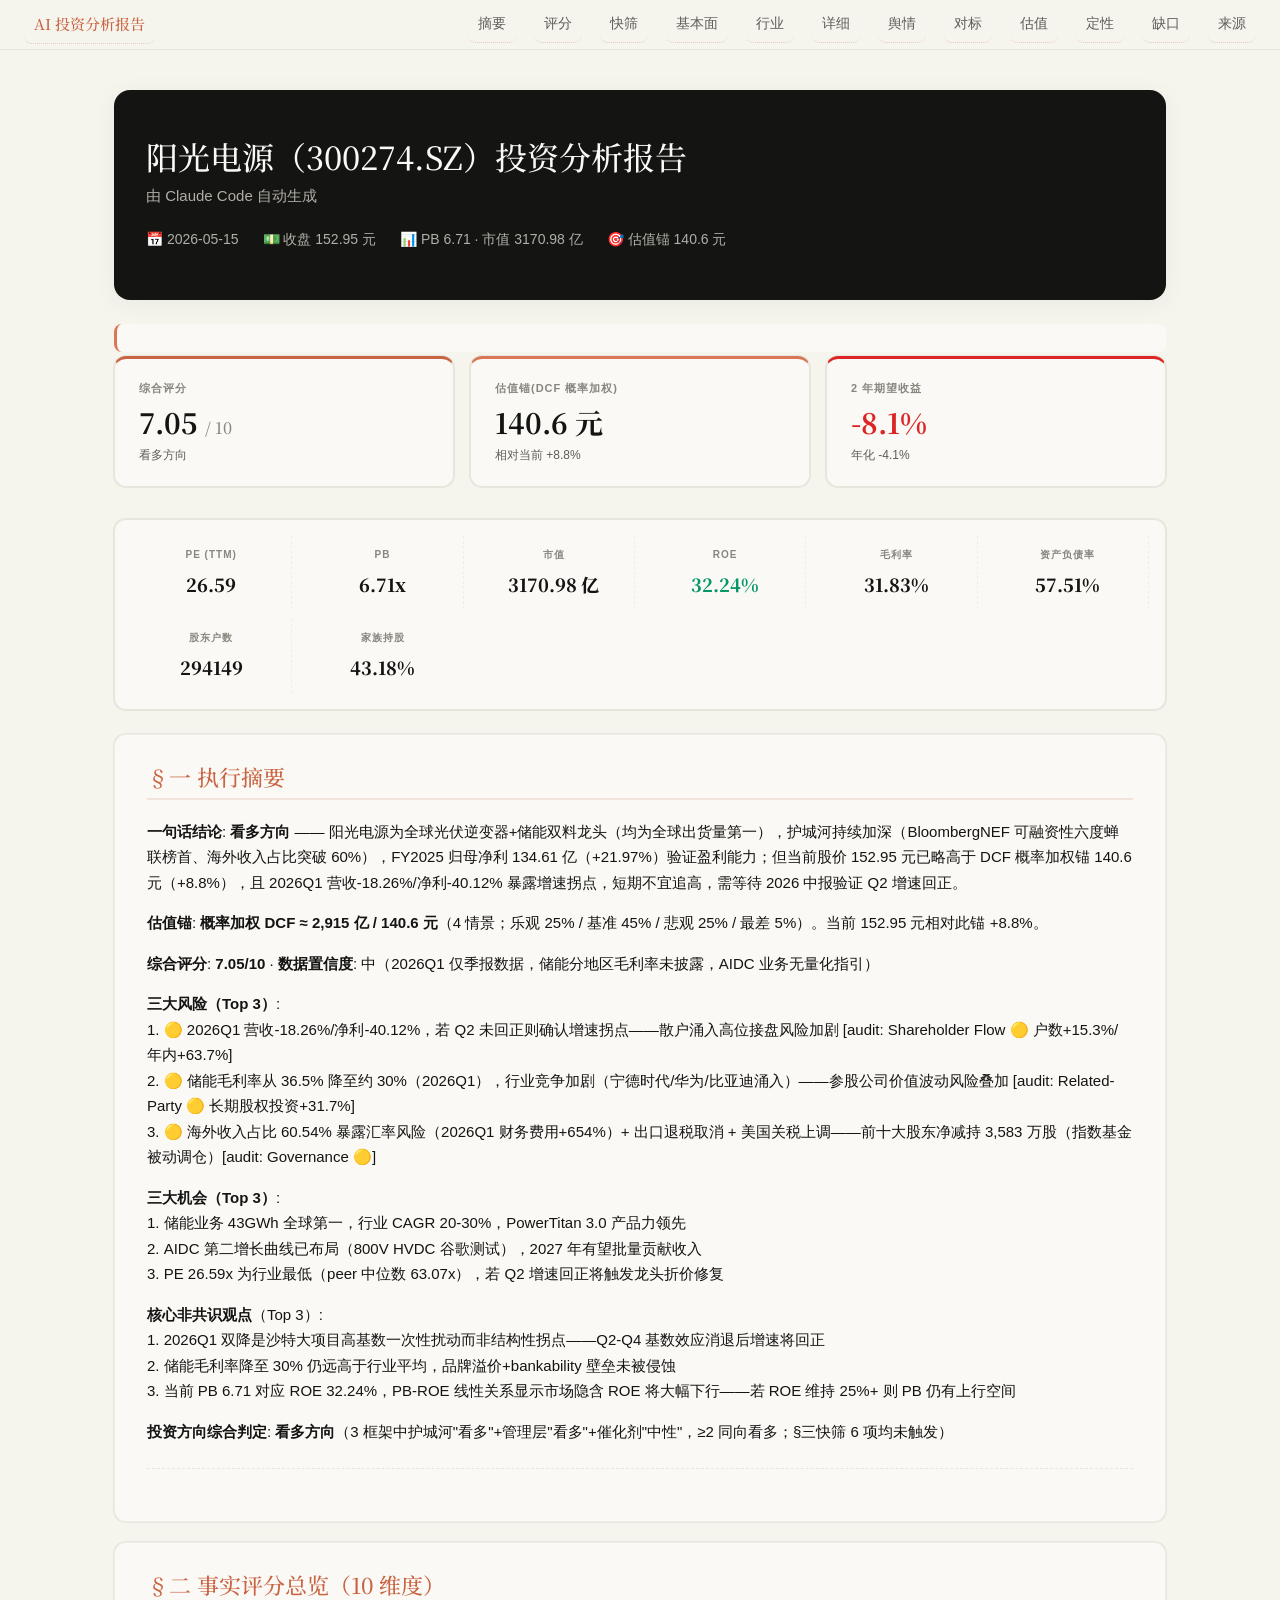
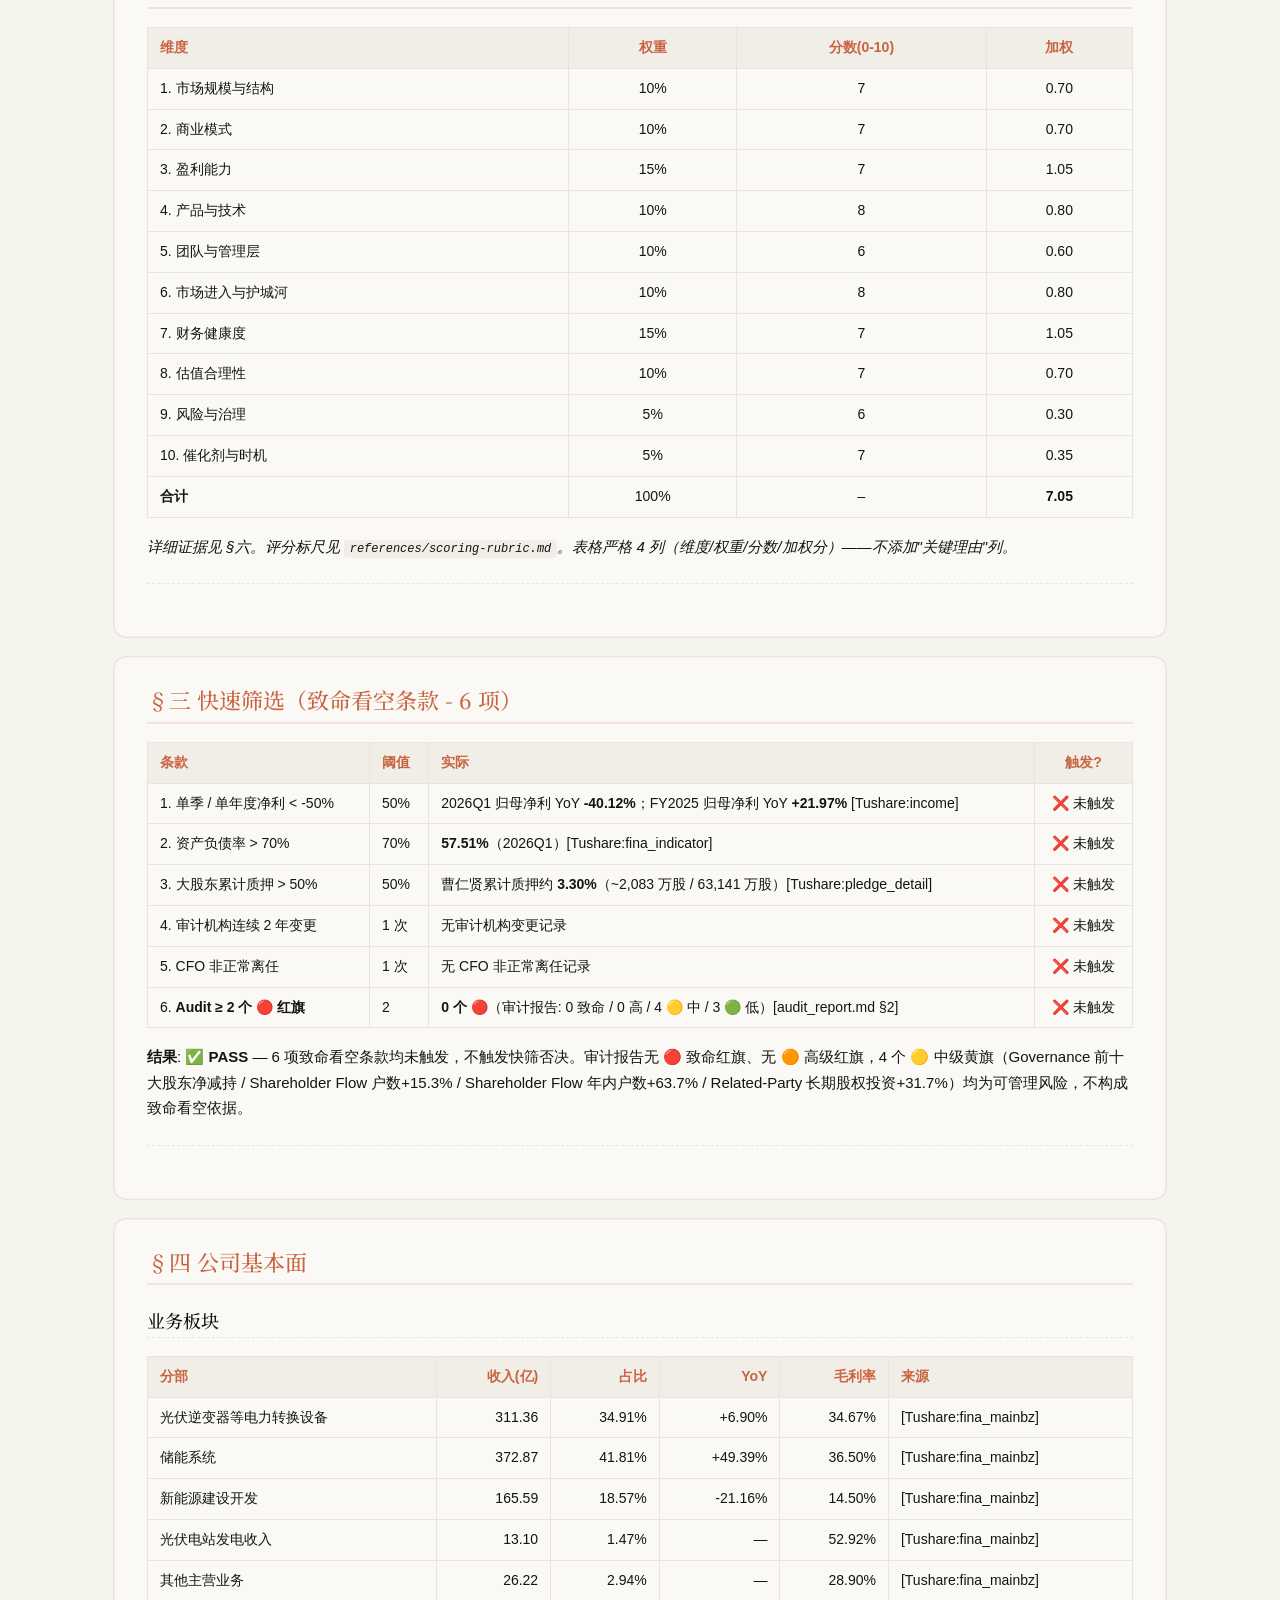
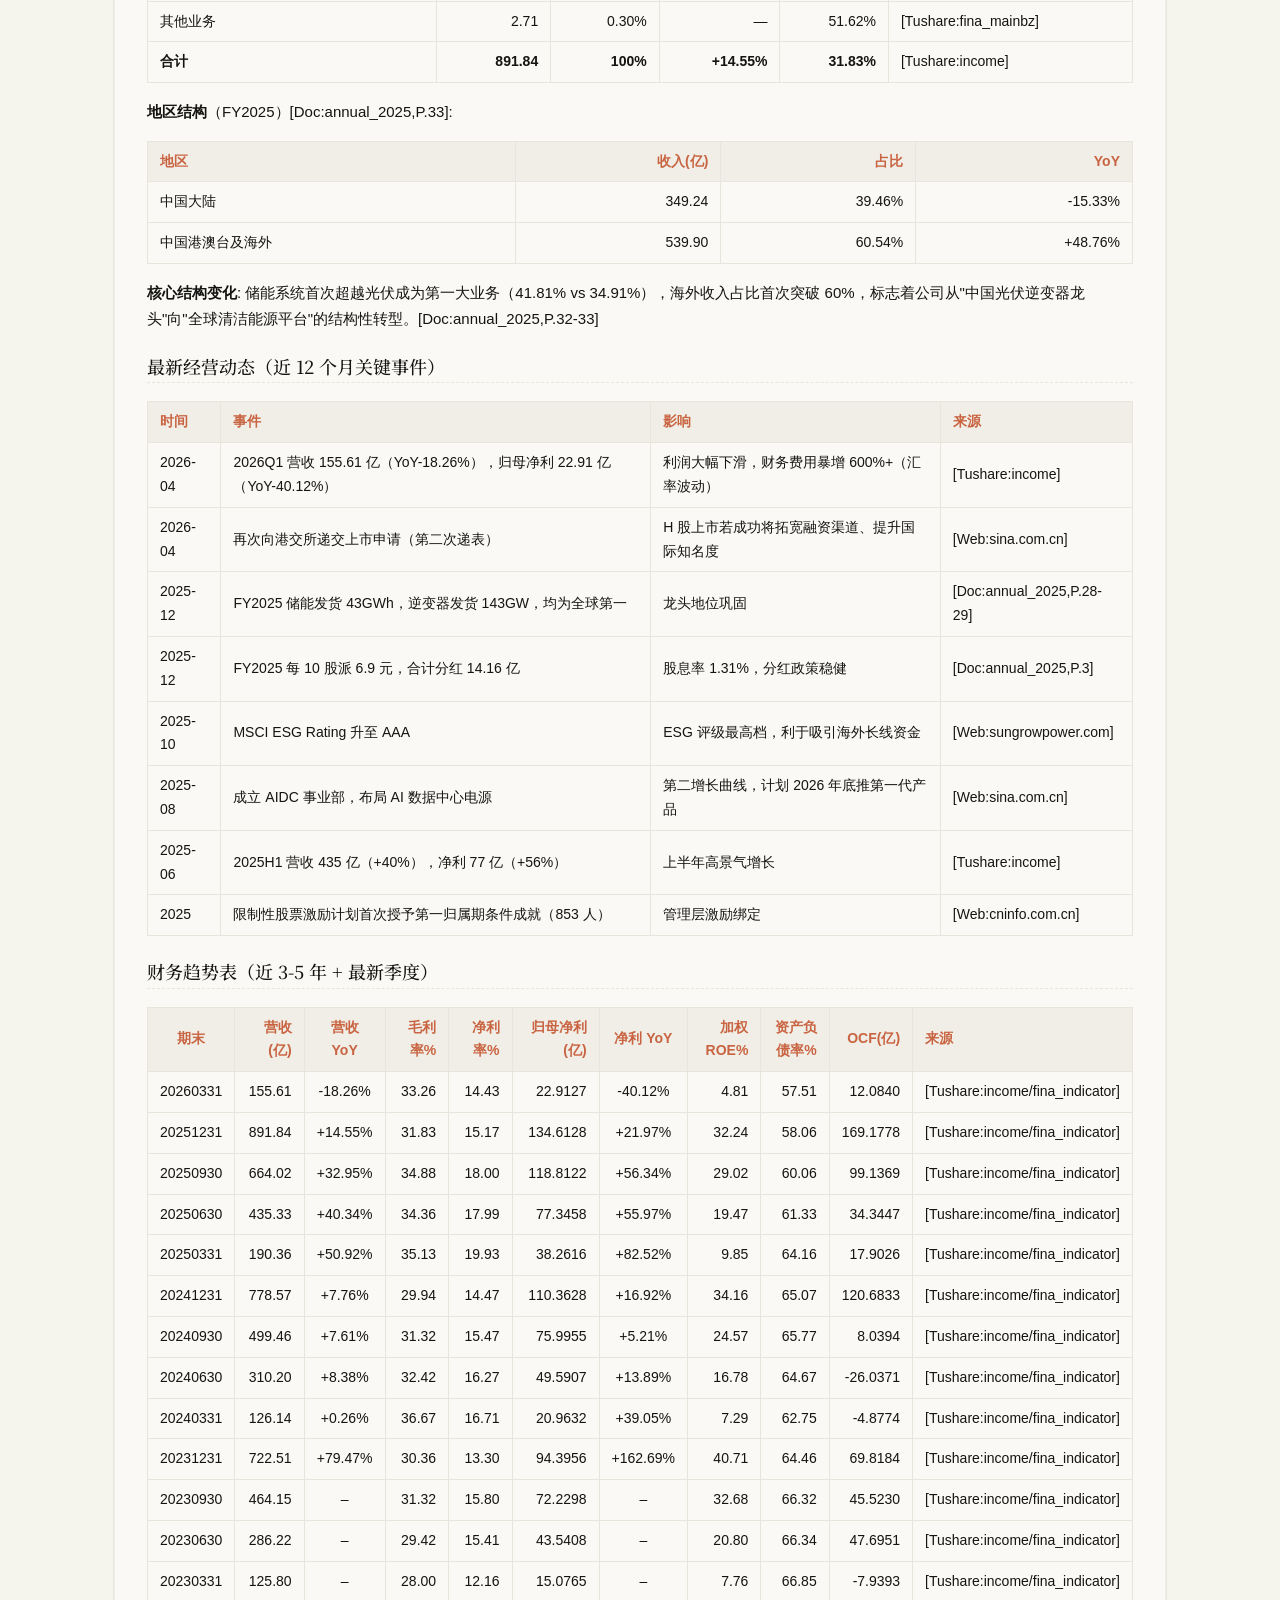
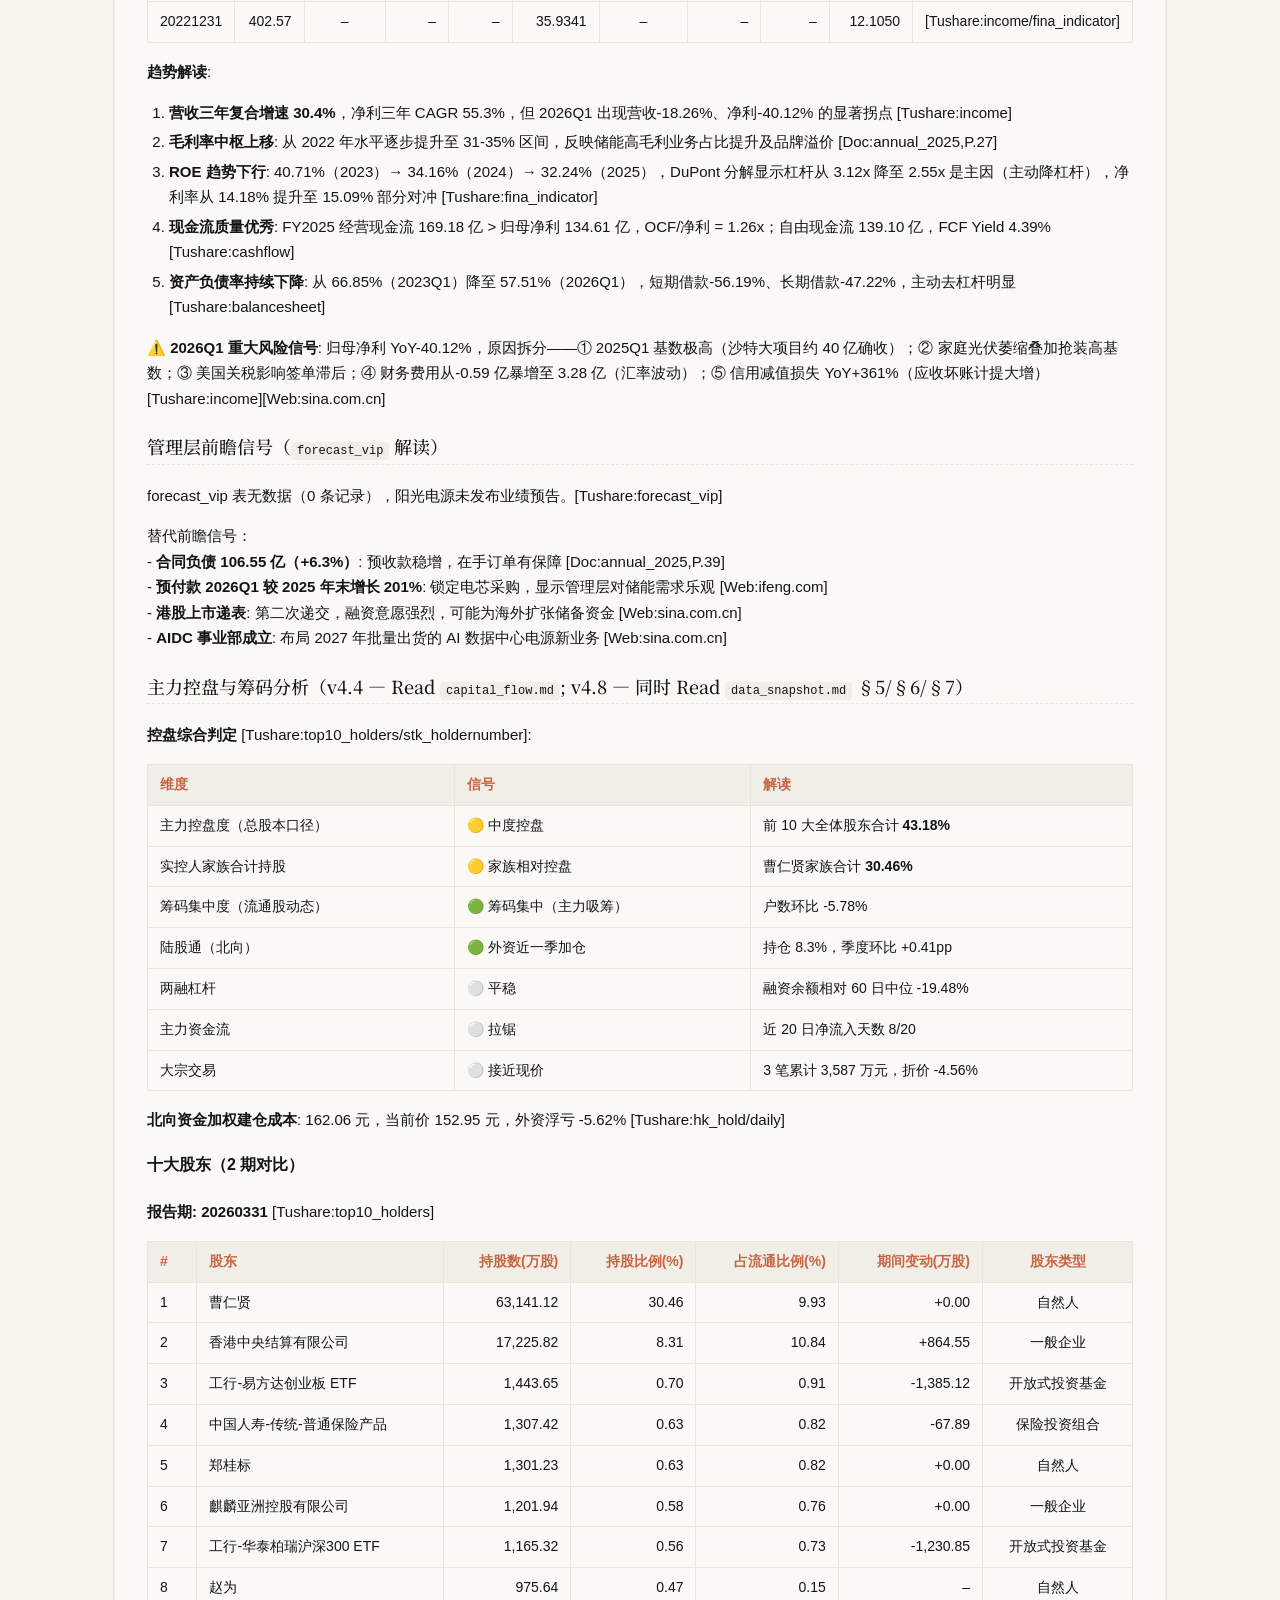
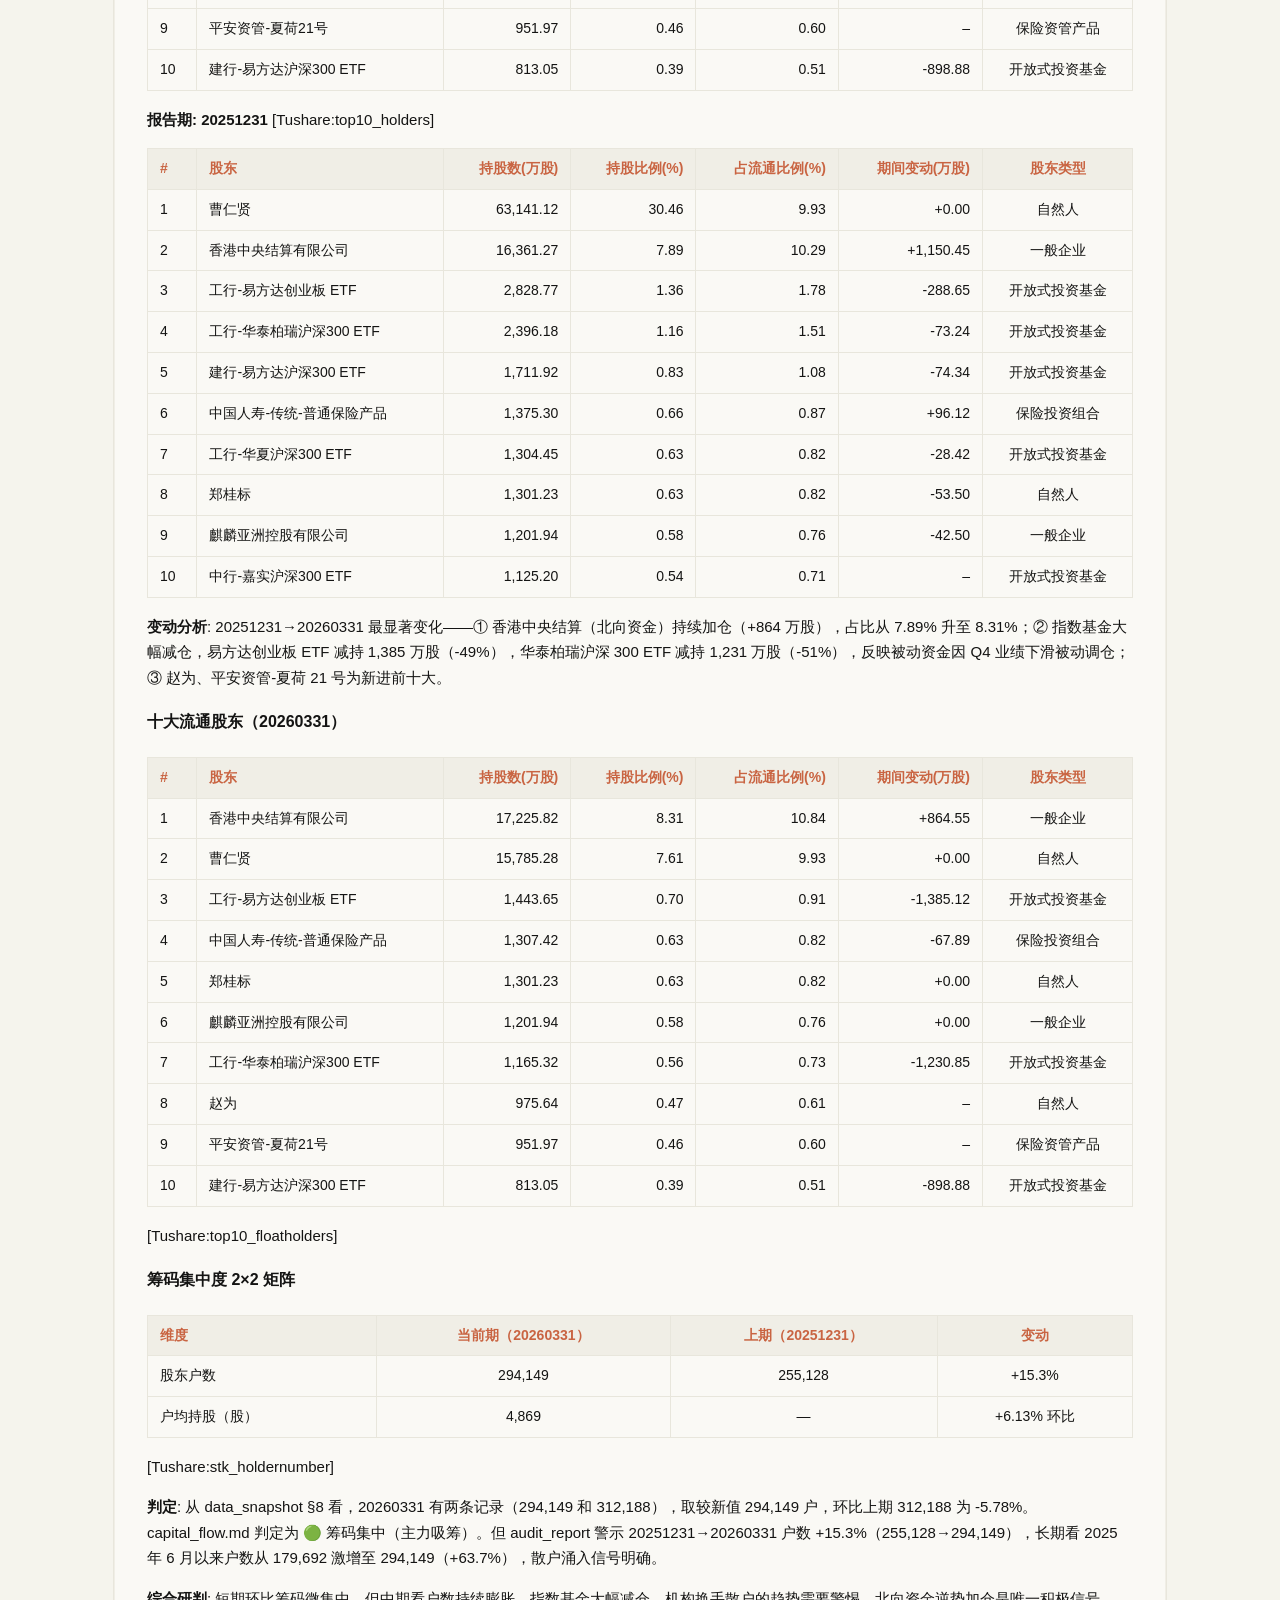
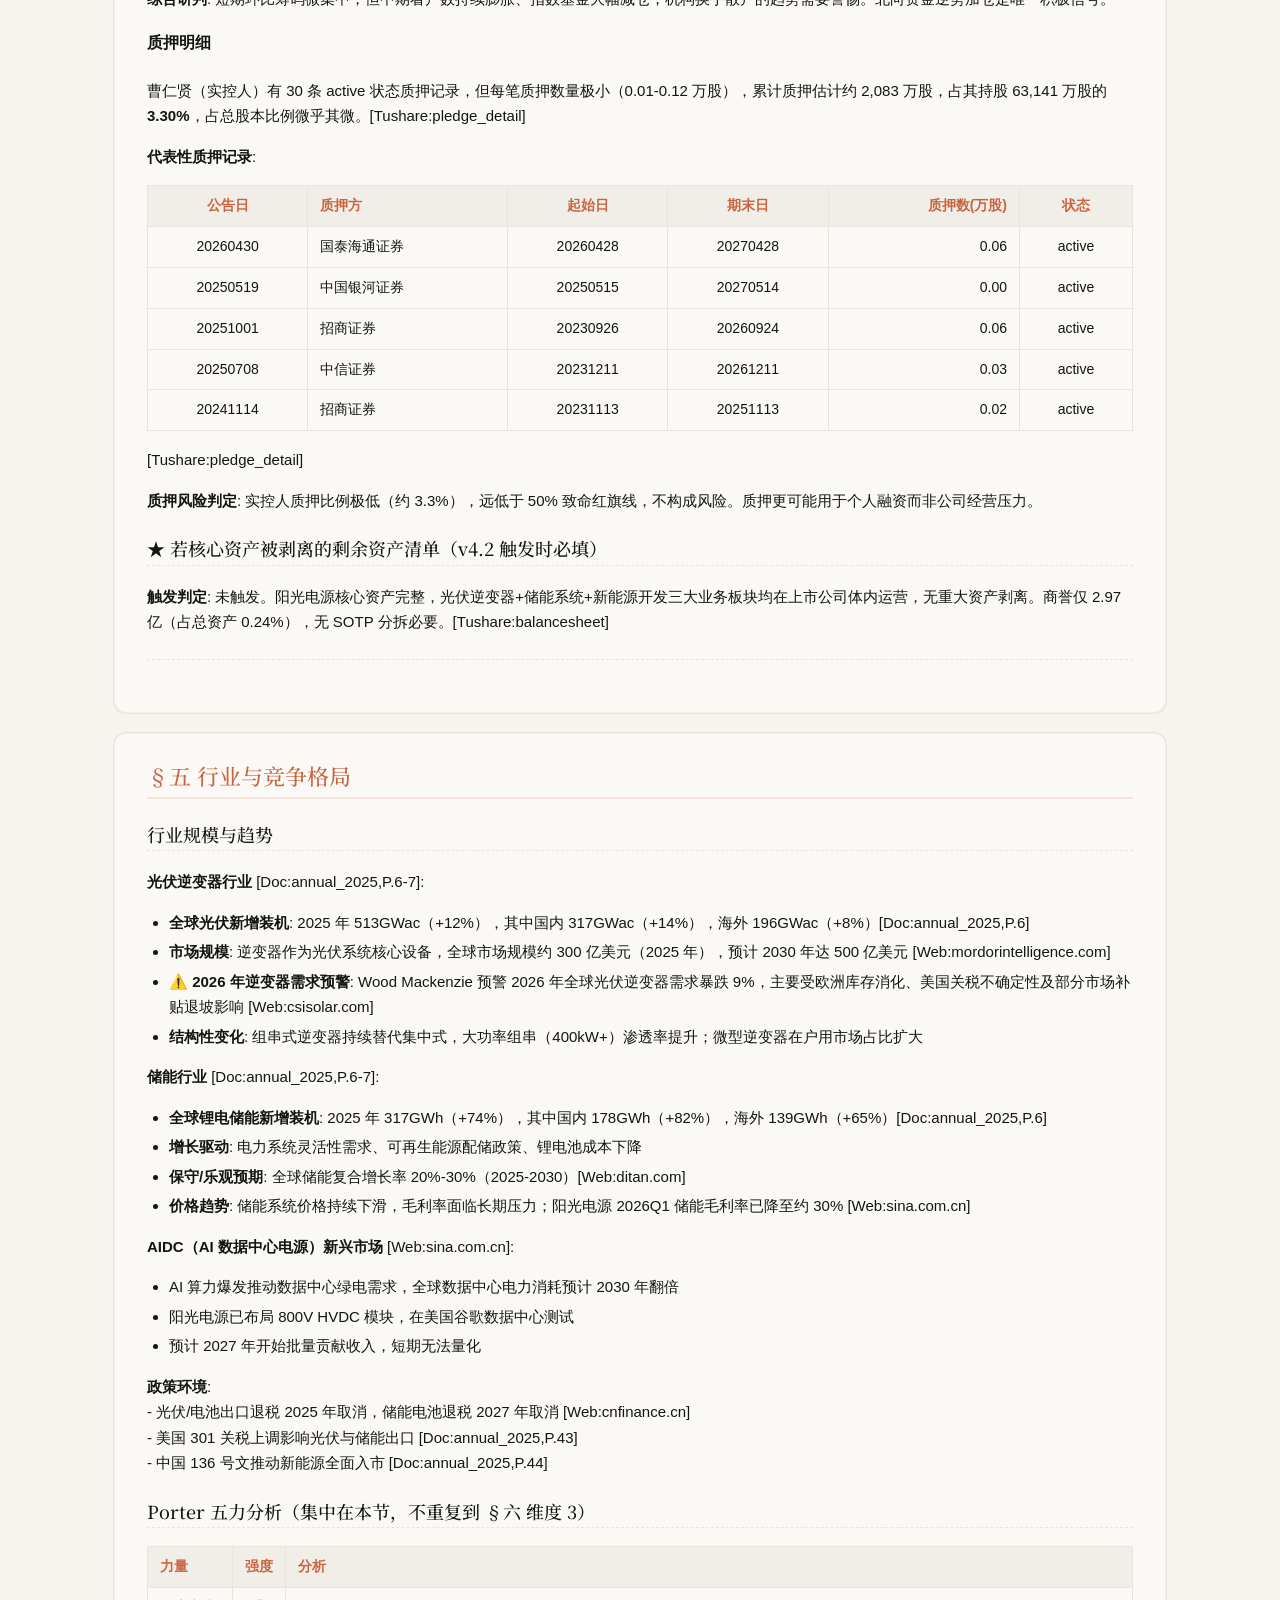
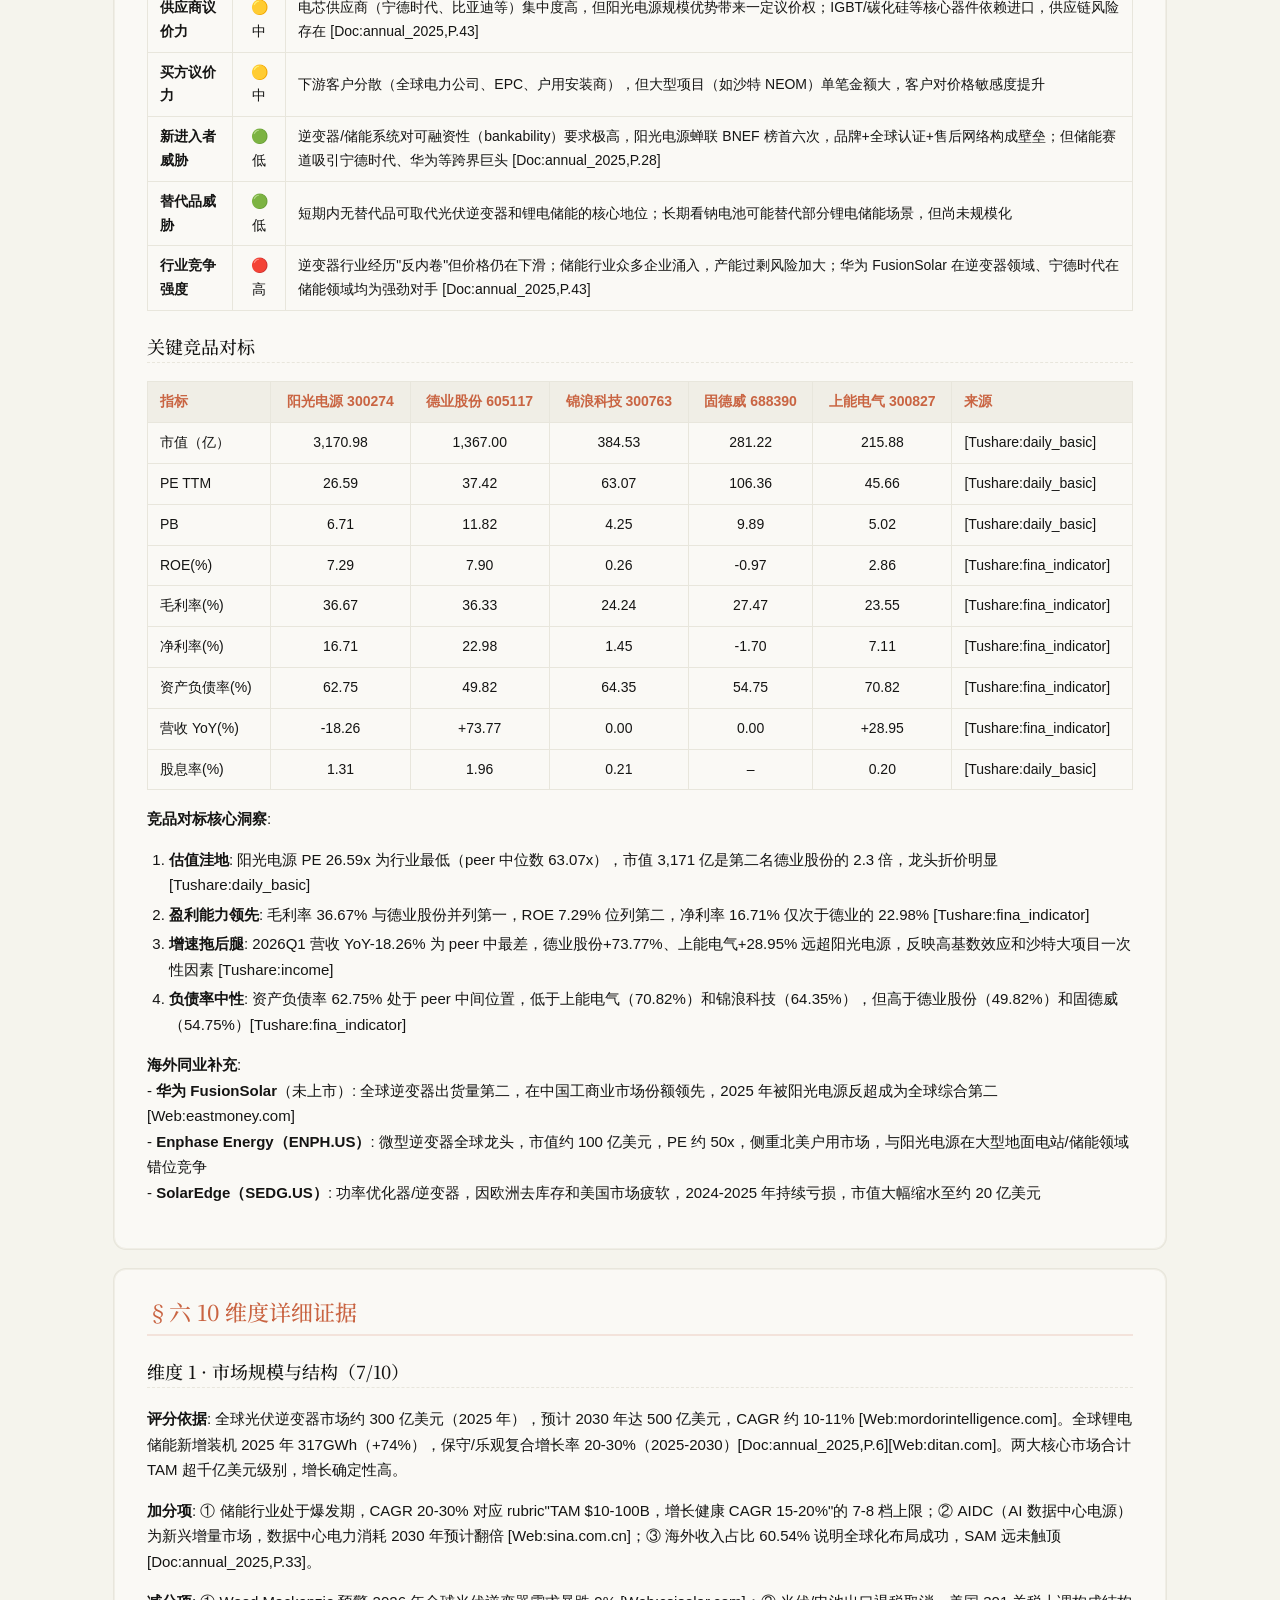
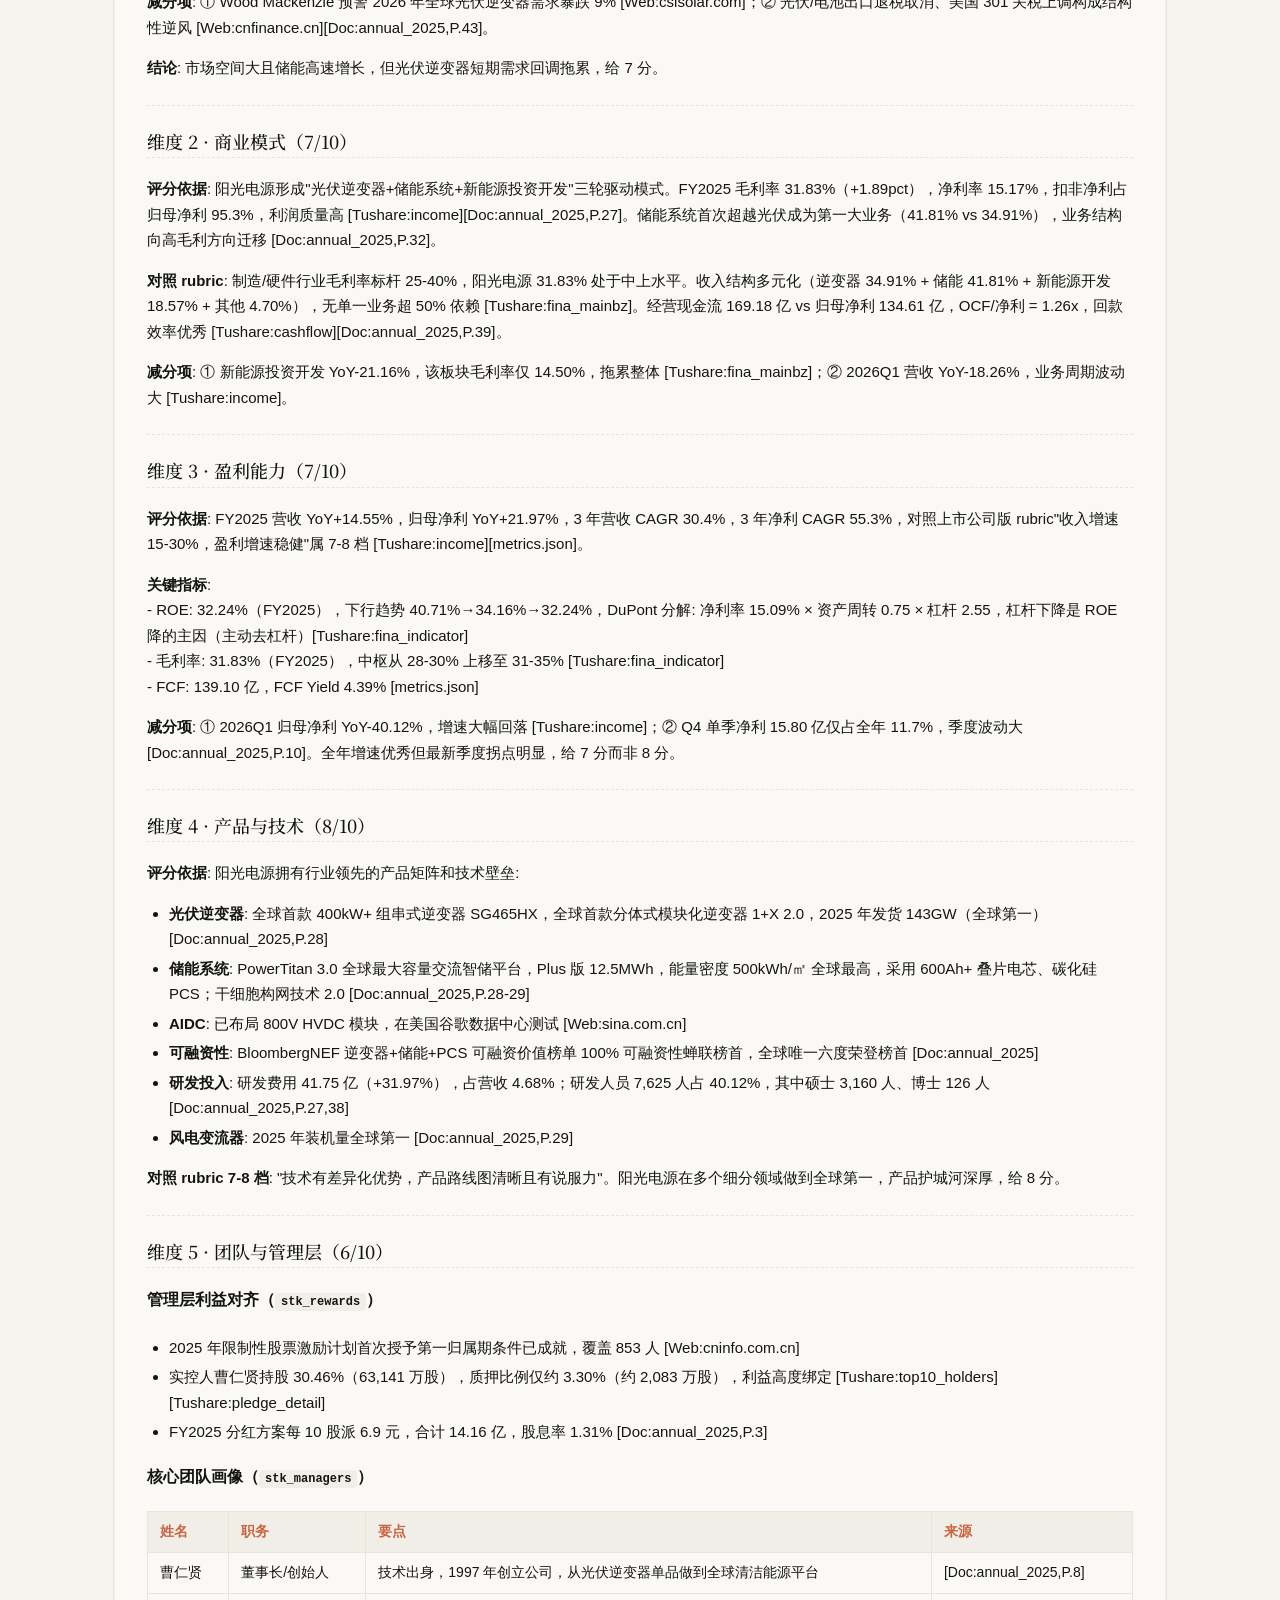
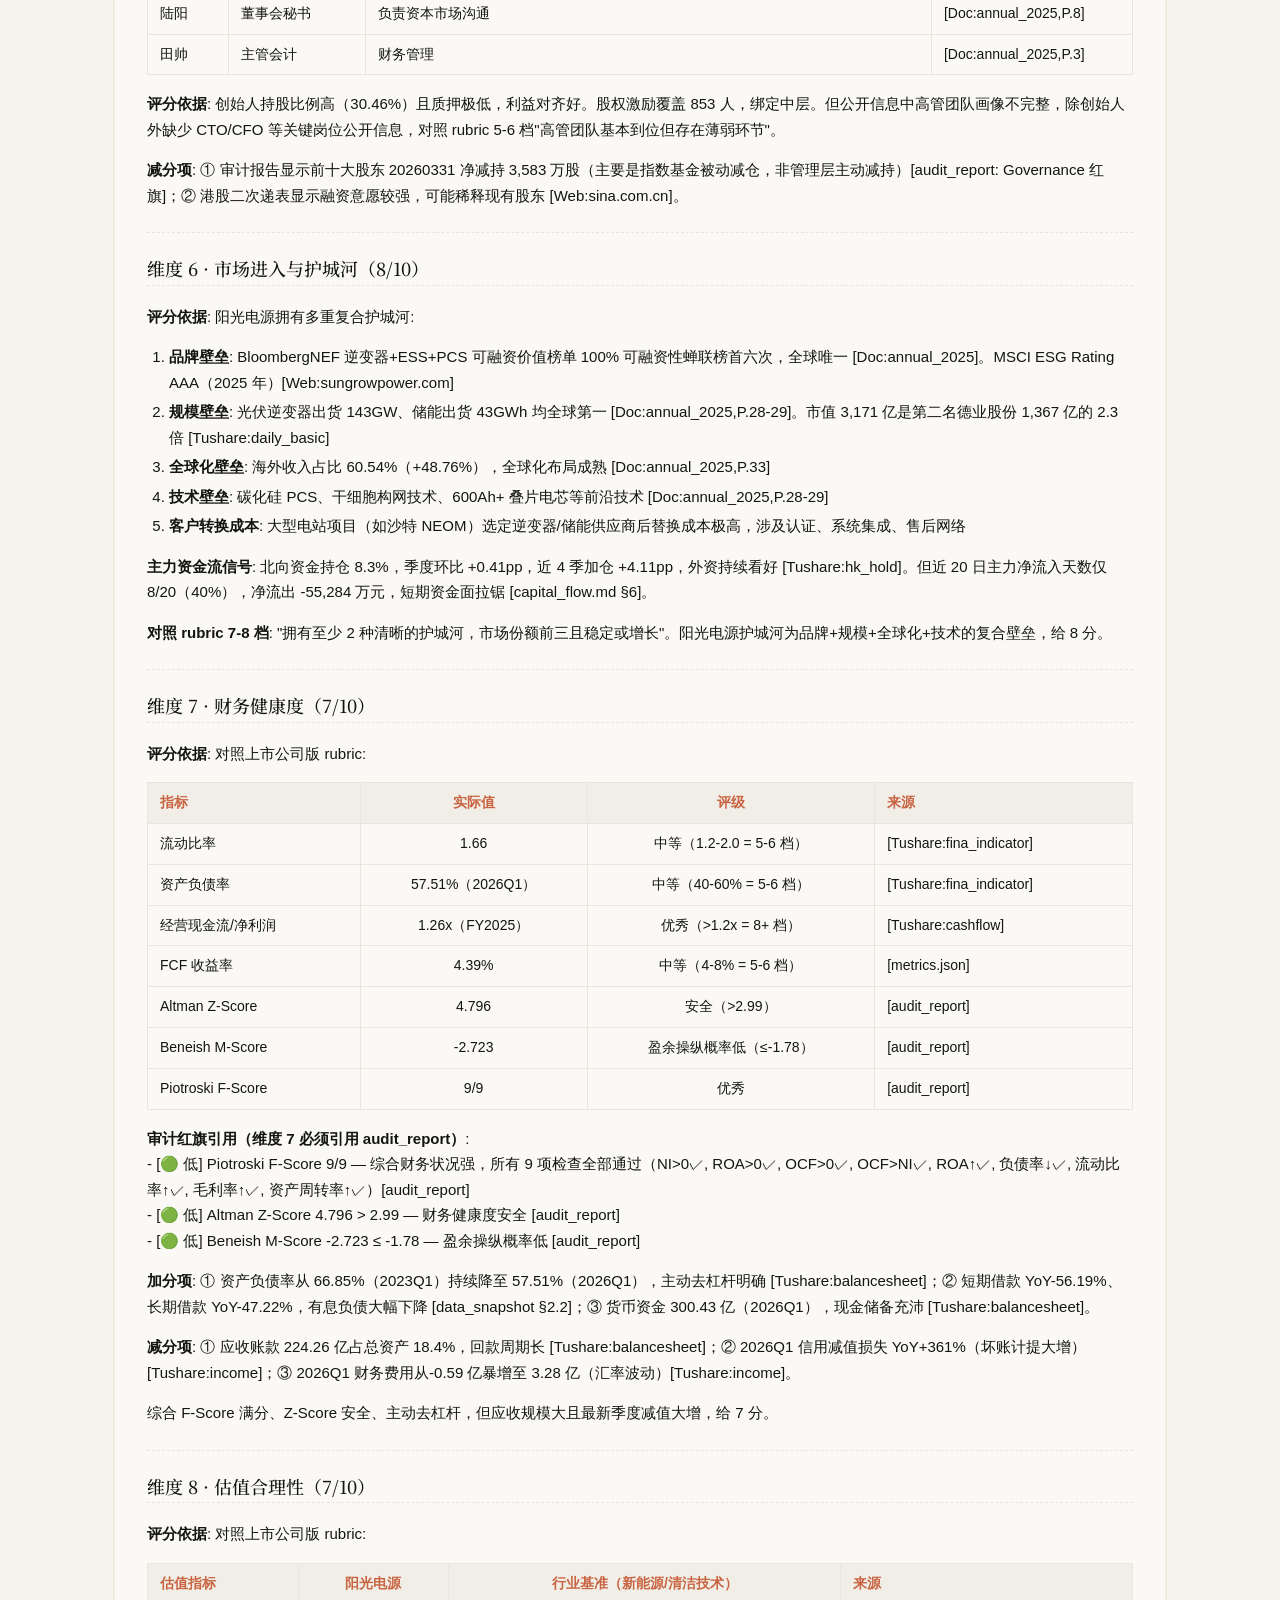
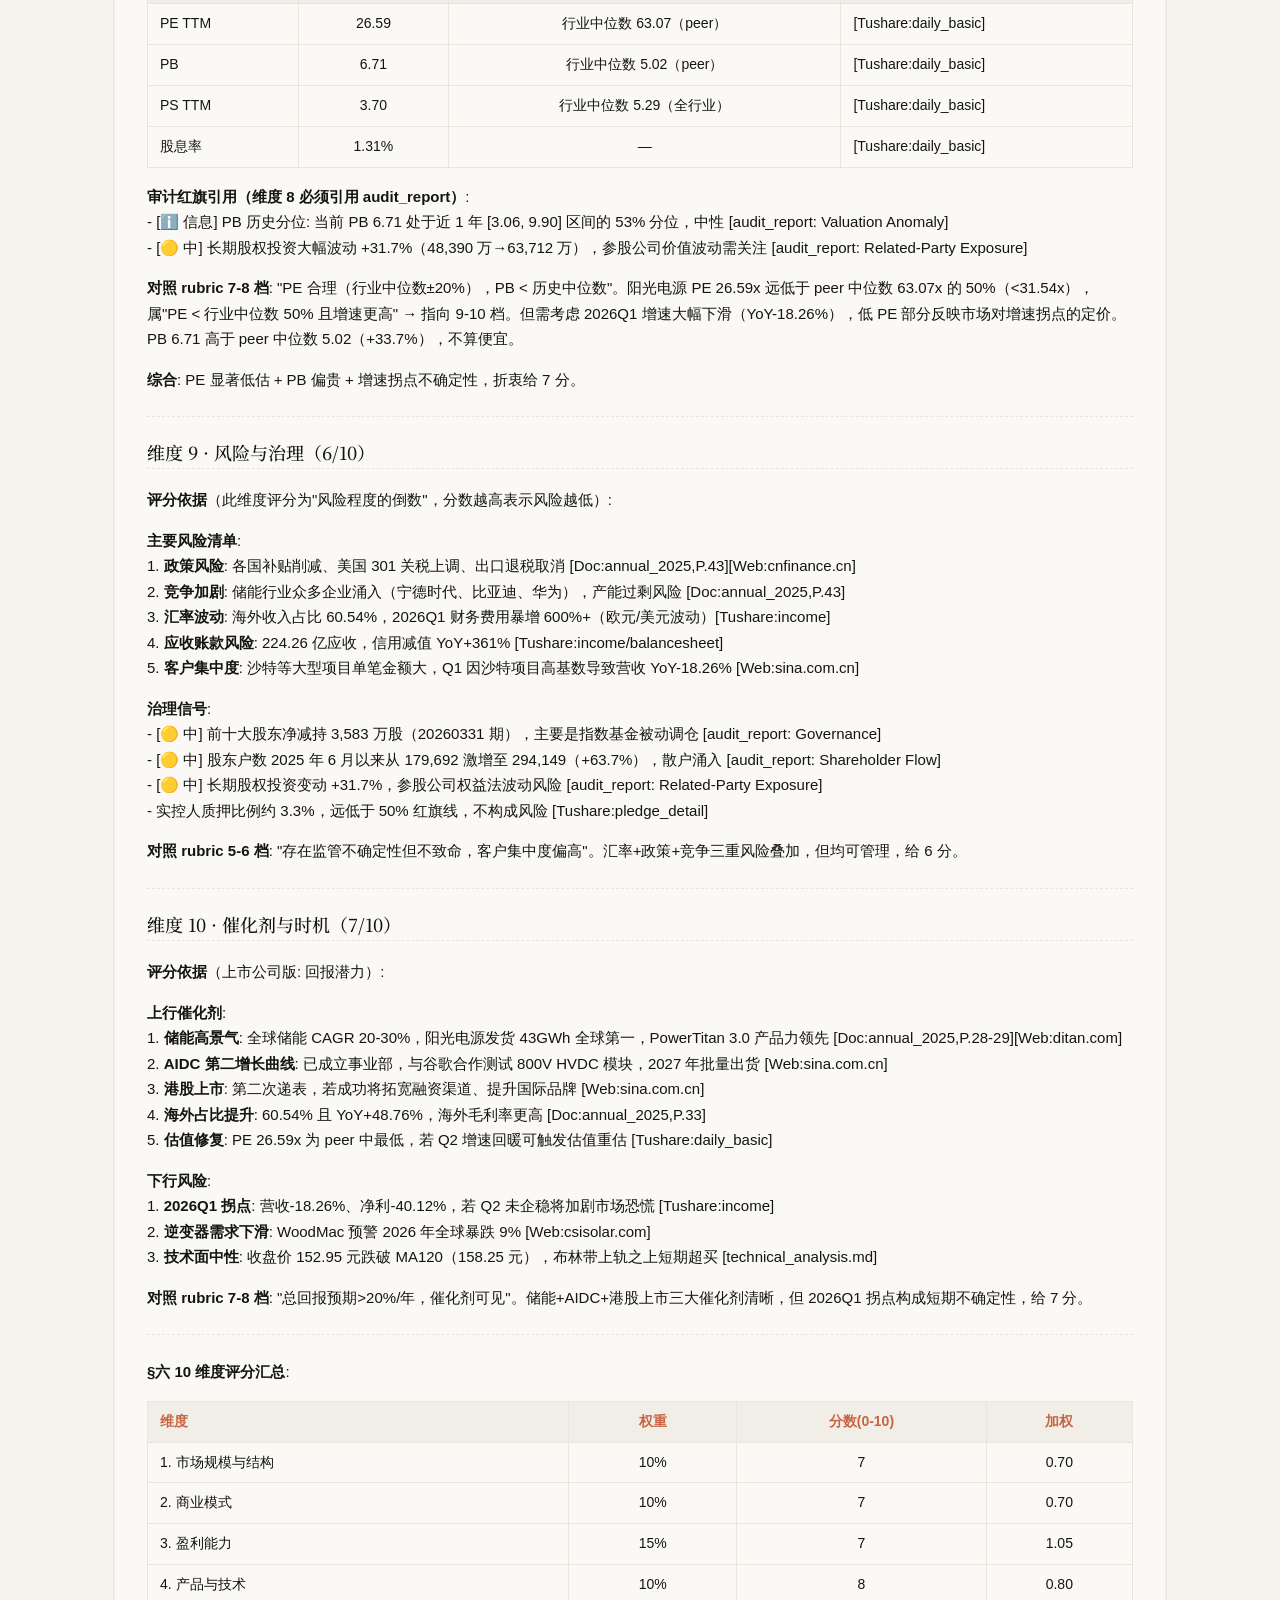
<file: reports/300274_阳光电源/分析报告_dashboard.html>
<!DOCTYPE html>
<html lang="zh-CN">
<head>
<meta charset="UTF-8">
<meta name="viewport" content="width=device-width, initial-scale=1">
<title>阳光电源（300274.SZ）投资分析报告 — 2026-05-15</title>
<link rel="preconnect" href="https://fonts.googleapis.com">
<link href="https://fonts.googleapis.com/css2?family=Noto+Serif+SC:wght@400;500;700&display=swap" rel="stylesheet">
<style>
/* ============================================================
   Claude Code Company Analysis · Report Styles v5.0
   单一 CSS 真相源 — 由 assets/html/base.html 加载并内联
   禁止在 Phase 6 Part B 中自创颜色值或变量名
   v5.0: Claude Design Language — 温暖羊皮纸 + 赤陶色主调 + 衬线标题
         Bloomberg 风险色保留(红/琥珀/黄/绿)
   ============================================================ */

:root {
  /* 主色 — Claude Terracotta */
  --c-primary: #c96442;
  --c-primary-light: #f0eee6;
  --c-primary-dark: #a14e2f;
  --c-accent: #d97757;

  /* Bloomberg 风格风险等级(高对比) — 保留不变 */
  --c-risk-red:    #dc2626;
  --c-risk-red-bg: #fef2f2;
  --c-risk-amber:  #e8a33a;
  --c-risk-amber-bg: #fff7ed;
  --c-risk-yellow: #fbbf24;
  --c-risk-yellow-bg: #fffbeb;
  --c-risk-green:  #059669;
  --c-risk-green-bg: #ecfdf5;

  /* 语义色 (保留 v4.3 alias) */
  --c-green: var(--c-risk-green);
  --c-green-bg: var(--c-risk-green-bg);
  --c-yellow: #d97706;
  --c-yellow-bg: #fffbeb;
  --c-red: var(--c-risk-red);
  --c-red-bg: var(--c-risk-red-bg);

  /* Claude 暖灰度系 */
  --c-gray-50:  #faf9f5;  /* Ivory */
  --c-gray-100: #f0eee6;  /* Border Cream */
  --c-gray-200: #e8e6dc;  /* Border Warm */
  --c-gray-500: #87867f;  /* Stone Gray */
  --c-gray-700: #5e5d59;  /* Olive Gray */
  --c-gray-900: #141413;  /* Near Black */

  /* Claude 表面色 */
  --c-parchment: #f5f4ed;
  --c-ivory: #faf9f5;
  --c-warm-sand: #e8e6dc;
  --c-dark-surface: #30302e;
  --c-warm-silver: #b0aea5;
  --c-dark-warm: #3d3d3a;

  /* Morningstar 卡片化 — 迁移到暖色 */
  --c-card-border:  #e8e6dc;
  --c-card-header:  #faf9f5;
  --c-card-hover:   rgba(201,100,66,0.04);

  /* 形状 — Claude ring shadow 系统 */
  --radius: 12px;
  --shadow: 0px 0px 0px 1px #e8e6dc;
  --shadow-md: 0px 0px 0px 1px #d1cfc5;
  --shadow-lg: rgba(0,0,0,0.05) 0px 4px 24px;

  /* Variant Perception 紫 — 保留 */
  --c-variant: #7a4dab;
  --c-variant-bg: #f3eeff;

  /* v4.6 sidebar 布局(弃用但保持兼容) */
  --sidebar-width: 260px;
  --sidebar-gap: 24px;
}

* { box-sizing: border-box; }

body {
  font-family: -apple-system, BlinkMacSystemFont, "Segoe UI", Roboto,
               "PingFang SC", "Noto Sans SC", "Microsoft YaHei", sans-serif;
  background: var(--c-parchment);
  color: var(--c-gray-900);
  margin: 0;
  padding: 0;
  line-height: 1.7;
  font-size: 15px;
}

/* Claude 衬线标题族 */
h1, h2, h3 {
  font-family: Georgia, "Noto Serif SC", "Songti SC", serif;
  font-weight: 500;
}

.container {
  max-width: 1100px;
  margin: 0 auto;
  padding: 40px 24px 80px;
}

/* ---------- 3.1 Sticky 顶部导航栏 ---------- */
.top-nav {
  position: sticky;
  top: 0;
  z-index: 200;
  display: flex;
  align-items: center;
  gap: 18px;
  height: 50px;
  padding: 0 24px;
  backdrop-filter: blur(12px);
  -webkit-backdrop-filter: blur(12px);
  background: rgba(245,244,237,0.85);
  border-bottom: 1px solid var(--c-gray-200);
  font-size: 14px;
}
.top-nav .nav-brand {
  font-family: Georgia, "Noto Serif SC", serif;
  font-weight: 500;
  color: var(--c-primary);
  text-decoration: none;
  margin-right: auto;
  font-size: 15px;
}
.top-nav a {
  color: var(--c-gray-700);
  text-decoration: none;
  padding: 6px 10px;
  border-radius: 8px;
  transition: background .15s, color .15s;
}
.top-nav a:hover {
  background: rgba(201,100,66,0.08);
  color: var(--c-primary);
}

/* ---------- Header Hero ---------- */
header.hero {
  background: var(--c-gray-900);
  color: var(--c-ivory);
  padding: 48px 32px;
  border-radius: 16px;
  margin-bottom: 32px;
  box-shadow: var(--shadow-lg);
}
header.hero h1 {
  font-size: 32px;
  margin: 0 0 8px;
  font-weight: 500;
  line-height: 1.15;
  color: var(--c-ivory);
}
header.hero .subtitle {
  color: var(--c-warm-silver);
  font-size: 15px;
}
header.hero .meta {
  display: flex; flex-wrap: wrap; gap: 24px;
  margin-top: 20px; font-size: 14px;
  color: var(--c-warm-silver);
}

/* ---------- Section (每个 §一到§十五 一个) ---------- */
.section {
  background: var(--c-ivory);
  padding: 28px 32px;
  margin: 20px 0;
  border-radius: var(--radius);
  border: 1px solid var(--c-gray-100);
  box-shadow: var(--shadow);
}
.section h2 {
  font-family: Georgia, "Noto Serif SC", "Songti SC", serif;
  color: var(--c-primary);
  border-bottom: 2px solid rgba(201,100,66,0.15);
  padding-bottom: 8px;
  margin-top: 0;
  font-size: 22px;
  font-weight: 500;
  line-height: 1.25;
}
.section h3 {
  font-family: Georgia, "Noto Serif SC", "Songti SC", serif;
  color: var(--c-gray-900);
  font-size: 18px;
  font-weight: 500;
  margin-top: 24px;
  border-bottom: 1px dashed var(--c-gray-200);
  padding-bottom: 4px;
  line-height: 1.3;
}
.section h4 { color: var(--c-gray-900); font-size: 16px; margin-top: 18px; }

/* Variant Perception 章节专用紫色强调 */
.section.variant-perception {
  border-left: 4px solid var(--c-variant);
  background: linear-gradient(to right, var(--c-variant-bg) 0%, var(--c-ivory) 3%);
}
.section.variant-perception h2 {
  color: var(--c-variant);
  border-bottom-color: var(--c-variant-bg);
}

/* ---------- 3.2 评分环形图 (SVG) ---------- */
.score-ring {
  display: inline-block;
  position: relative;
}
.score-ring svg { display: block; }
.score-ring .score-text {
  position: absolute;
  inset: 0;
  display: flex;
  flex-direction: column;
  align-items: center;
  justify-content: center;
}
.score-ring .score-text .num {
  font-size: 32px;
  font-weight: 700;
  color: var(--c-primary);
  font-family: Georgia, "Noto Serif SC", serif;
}
.score-ring .score-text .label {
  font-size: 11px;
  color: var(--c-gray-500);
}

/* ---------- 3.3 维度评分条形图 ---------- */
.dimension-bar {
  display: grid;
  grid-template-columns: 1fr 48px 3fr 56px;
  align-items: center;
  gap: 12px;
  margin: 10px 0;
  font-size: 14px;
}
.dimension-bar .dim-name { color: var(--c-gray-700); }
.dimension-bar .dim-score {
  font-weight: 600;
  text-align: right;
  color: var(--c-primary);
  font-family: Georgia, "Noto Serif SC", serif;
}
.dimension-bar .dim-progress {
  height: 10px;
  background: var(--c-gray-100);
  border-radius: 5px;
  overflow: hidden;
}
.dimension-bar .dim-progress .fill { height: 100%; border-radius: 5px; }
.dimension-bar .dim-progress .fill.tier1 { background: linear-gradient(90deg, var(--c-primary), var(--c-primary-dark)); }
.dimension-bar .dim-progress .fill.tier2 { background: linear-gradient(90deg, #8b5cf6, #6d28d9); }
.dimension-bar .dim-progress .fill.tier3 { background: linear-gradient(90deg, var(--c-accent), var(--c-primary)); }
.dimension-bar .dim-weight { text-align: right; color: var(--c-gray-500); font-size: 12px; }

/* ---------- 3.4 三色情景卡片 ---------- */
.scenario-grid {
  display: grid;
  grid-template-columns: repeat(auto-fit, minmax(200px, 1fr));
  gap: 12px;
  margin: 16px 0;
}
.scenario {
  padding: 16px;
  border-radius: var(--radius);
  border-left: 4px solid;
}
.scenario .label { font-size: 12px; color: var(--c-gray-500); text-transform: uppercase; letter-spacing: 1px; }
.scenario .big-num {
  font-size: 28px;
  font-weight: 700;
  margin: 4px 0 8px;
  font-family: Georgia, "Noto Serif SC", serif;
}
.scenario .detail { font-size: 13px; color: var(--c-gray-700); }
.scenario.bull { background: var(--c-green-bg); border-left-color: var(--c-green); }
.scenario.bull .big-num { color: var(--c-green); }
.scenario.base { background: var(--c-yellow-bg); border-left-color: var(--c-yellow); }
.scenario.base .big-num { color: var(--c-yellow); }
.scenario.bear { background: var(--c-red-bg); border-left-color: var(--c-red); }
.scenario.bear .big-num { color: var(--c-red); }
.scenario.tail { background: var(--c-dark-surface); border-left-color: var(--c-gray-900); color: var(--c-ivory); }
.scenario.tail .big-num { color: var(--c-ivory); }
.scenario.tail .detail { color: var(--c-warm-silver); }

/* ---------- 3.5 期望回报高亮条 ---------- */
.expected-return {
  background: linear-gradient(135deg, var(--c-gray-900), var(--c-primary-dark));
  color: var(--c-ivory);
  padding: 20px 28px;
  border-radius: 16px;
  margin: 20px 0;
  display: flex;
  align-items: center;
  justify-content: space-between;
  box-shadow: var(--shadow-lg);
}
.expected-return .label { font-size: 12px; color: var(--c-warm-silver); text-transform: uppercase; letter-spacing: 1px; }
.expected-return .value {
  font-size: 36px;
  font-weight: 700;
  font-family: Georgia, "Noto Serif SC", serif;
}

/* ---------- 3.6 团队名片网格 ---------- */
.team-grid {
  display: grid;
  grid-template-columns: repeat(auto-fit, minmax(200px, 1fr));
  gap: 12px;
  margin: 16px 0;
}
.team-card {
  padding: 16px;
  border: 1px solid var(--c-gray-200);
  border-radius: var(--radius);
  text-align: center;
  background: var(--c-ivory);
}
.team-card .avatar {
  width: 48px; height: 48px; border-radius: 50%;
  background: rgba(201,100,66,0.1); color: var(--c-primary);
  display: flex; align-items: center; justify-content: center;
  font-weight: 700; margin: 0 auto 8px; font-size: 18px;
  font-family: Georgia, "Noto Serif SC", serif;
}
.team-card .name { font-weight: 600; }
.team-card .role { color: var(--c-gray-500); font-size: 13px; margin-top: 4px; }

/* ---------- 3.7 风险矩阵 ---------- */
.risk-item {
  display: grid;
  grid-template-columns: 20px 1fr auto;
  gap: 12px;
  align-items: start;
  padding: 12px;
  border-left: 4px solid;
  background: var(--c-gray-50);
  border-radius: 8px;
  margin: 8px 0;
}
.risk-item.high   { border-left-color: var(--c-red);    background: var(--c-red-bg); }
.risk-item.medium { border-left-color: var(--c-yellow); background: var(--c-yellow-bg); }
.risk-item.low    { border-left-color: var(--c-green);  background: var(--c-green-bg); }
.risk-item .dot {
  width: 12px; height: 12px; border-radius: 50%; margin-top: 4px;
}
.risk-item.high   .dot { background: var(--c-red); }
.risk-item.medium .dot { background: var(--c-yellow); }
.risk-item.low    .dot { background: var(--c-green); }

/* ---------- 3.8 融资时间轴 ---------- */
.timeline {
  display: flex;
  align-items: center;
  gap: 0;
  margin: 24px 0;
  overflow-x: auto;
  padding: 8px 0;
}
.timeline .tl-node {
  flex: 0 0 auto;
  text-align: center;
  padding: 0 14px;
  position: relative;
}
.timeline .tl-node::before {
  content: '';
  width: 14px; height: 14px; border-radius: 50%;
  background: var(--c-gray-200); display: block; margin: 0 auto 8px;
}
.timeline .tl-node.current::before {
  background: var(--c-primary);
  box-shadow: 0 0 0 4px rgba(201,100,66,0.15);
}
.timeline .tl-node .year { font-size: 12px; color: var(--c-gray-500); }
.timeline .tl-node .round { font-weight: 600; font-size: 13px; }
.timeline .tl-node .amount { font-size: 11px; color: var(--c-gray-700); }

/* ---------- 3.9 情绪量表 ---------- */
.sentiment-bar {
  position: relative;
  height: 12px;
  border-radius: 6px;
  background: linear-gradient(to right, var(--c-red) 0%, var(--c-yellow) 50%, var(--c-green) 100%);
  margin: 20px 0 32px;
}
.sentiment-bar .pointer {
  position: absolute;
  top: -8px;
  width: 4px; height: 28px;
  background: var(--c-gray-900);
  border-radius: 2px;
  transform: translateX(-50%);
}
.sentiment-bar .pointer::after {
  content: attr(data-label);
  position: absolute;
  top: 32px; left: 50%; transform: translateX(-50%);
  white-space: nowrap;
  font-size: 11px;
  background: var(--c-gray-900);
  color: var(--c-ivory);
  padding: 2px 8px;
  border-radius: 6px;
}

/* ---------- v2 组件 · 估值区间可视化 ---------- */
.valuation-range {
  position: relative;
  height: 28px;
  background: var(--c-gray-100);
  border-radius: 6px;
  margin: 10px 0;
}
.valuation-range .range {
  position: absolute;
  top: 4px; bottom: 4px;
  border-radius: 4px;
  opacity: 0.6;
}
.valuation-range .range.dcf { background: var(--c-primary); }
.valuation-range .range.comparable { background: var(--c-green); }
.valuation-range .range.transaction { background: var(--c-yellow); }
.valuation-range .label-row {
  display: grid;
  grid-template-columns: 80px 1fr;
  gap: 8px;
  align-items: center;
  font-size: 12px;
}

/* ---------- v2 组件 · 星级评估 ---------- */
.star-filled { color: var(--c-accent); }
.star-empty  { color: var(--c-gray-200); }

/* ---------- v2 组件 · 信息缺口优先级 badge ---------- */
.badge {
  display: inline-block;
  padding: 2px 10px;
  border-radius: 12px;
  font-size: 12px;
  font-weight: 600;
}
.badge.critical { background: var(--c-red-bg);    color: var(--c-red); }
.badge.important{ background: var(--c-yellow-bg); color: var(--c-yellow); }
.badge.minor    { background: var(--c-green-bg);  color: var(--c-green); }

/* ---------- 通用 Table ---------- */
table {
  width: 100%;
  border-collapse: collapse;
  margin: 16px 0;
  font-size: 14px;
}
th, td {
  border: 1px solid var(--c-gray-200);
  padding: 8px 12px;
  text-align: left;
}
th {
  background: var(--c-gray-100);
  color: var(--c-primary);
  font-weight: 600;
}
tr:nth-child(even) td { background: var(--c-gray-50); }

/* ---------- 通用文本 ---------- */
strong { color: var(--c-gray-900); font-weight: 600; }
code {
  background: var(--c-gray-100);
  padding: 2px 6px;
  border-radius: 4px;
  font-size: 12px;
}
blockquote {
  border-left: 4px solid var(--c-primary);
  padding: 10px 16px;
  color: var(--c-gray-700);
  background: rgba(201,100,66,0.05);
  border-radius: 8px;
  margin: 12px 0;
}
hr { border: none; border-top: 1px dashed var(--c-gray-200); margin: 24px 0; }
ul, ol { padding-left: 22px; }
li { margin: 4px 0; }
a {
  color: var(--c-primary);
  text-decoration: none;
  border-bottom: 1px dotted rgba(201,100,66,0.3);
}
a:hover { color: var(--c-accent); }

footer {
  text-align: center;
  color: var(--c-gray-500);
  padding: 32px 0 16px;
  font-size: 12px;
  border-top: 1px solid var(--c-gray-200);
  margin-top: 48px;
}

/* ---------- 响应式 ---------- */
@media (max-width: 768px) {
  .container { padding: 20px 16px 60px; }
  header.hero { padding: 24px 16px; }
  header.hero h1 { font-size: 24px; }
  .section { padding: 16px; }
  .scenario-grid, .team-grid { grid-template-columns: 1fr; }
  table { font-size: 12px; }
  table th, table td { padding: 6px 8px; }
}

/* ============================================================
   v4.6 新增: 6 个大厂风格组件 (迁移至 Claude 设计语言)
   ============================================================ */

/* ---------- v4.6-1. 前置评级卡 ---------- */
.rating-trio {
  display: grid;
  grid-template-columns: repeat(3, 1fr);
  gap: 16px;
  margin: -16px 0 32px;
}
.rating-card {
  background: var(--c-ivory);
  border: 1px solid var(--c-card-border);
  border-top: 3px solid var(--c-primary);
  border-radius: var(--radius);
  padding: 20px 24px;
  box-shadow: var(--shadow);
  transition: transform .15s, box-shadow .15s;
}
.rating-card:hover {
  transform: translateY(-2px);
  box-shadow: var(--shadow-lg);
}
.rating-card--score  { border-top-color: var(--c-primary); }
.rating-card--anchor { border-top-color: var(--c-accent); }
.rating-card--return { border-top-color: var(--c-risk-green); }
.rating-card--return.negative { border-top-color: var(--c-risk-red); }

.rating-card .label {
  font-size: 11px;
  color: var(--c-gray-500);
  text-transform: uppercase;
  letter-spacing: 1px;
  font-weight: 600;
  margin-bottom: 8px;
}
.rating-card .value {
  font-size: 28px;
  font-weight: 700;
  color: var(--c-gray-900);
  line-height: 1.2;
  margin-bottom: 6px;
  font-family: Georgia, "Noto Serif SC", serif;
}
.rating-card .value .out-of {
  font-size: 16px;
  color: var(--c-gray-500);
  font-weight: 500;
}
.rating-card .value.negative { color: var(--c-risk-red); }
.rating-card .value.positive { color: var(--c-risk-green); }
.rating-card .sub {
  font-size: 12px;
  color: var(--c-gray-700);
}

/* ---------- v4.6-2. 彩条风险卡 (Bloomberg 等级色保留) ---------- */
.risk-card-v2 {
  display: grid;
  grid-template-columns: 4px 1fr auto;
  gap: 14px;
  align-items: center;
  padding: 14px 16px 14px 0;
  margin: 8px 0;
  background: var(--c-ivory);
  border: 1px solid var(--c-card-border);
  border-radius: var(--radius);
  overflow: hidden;
  transition: background .15s;
}
.risk-card-v2:hover { background: var(--c-card-hover); }
.risk-card-v2.risk-critical { border-left-width: 0; background: linear-gradient(to right, var(--c-risk-red-bg) 0%, var(--c-ivory) 6%); }
.risk-card-v2.risk-high     { background: linear-gradient(to right, var(--c-risk-amber-bg) 0%, var(--c-ivory) 6%); }
.risk-card-v2.risk-medium   { background: linear-gradient(to right, var(--c-risk-yellow-bg) 0%, var(--c-ivory) 6%); }
.risk-card-v2.risk-low      { background: linear-gradient(to right, var(--c-risk-green-bg) 0%, var(--c-ivory) 6%); }
.risk-card-v2 .left-bar { align-self: stretch; width: 4px; }
.risk-card-v2.risk-critical .left-bar { background: var(--c-risk-red); }
.risk-card-v2.risk-high     .left-bar { background: var(--c-risk-amber); }
.risk-card-v2.risk-medium   .left-bar { background: var(--c-risk-yellow); }
.risk-card-v2.risk-low      .left-bar { background: var(--c-risk-green); }
.risk-card-v2 .title { font-weight: 600; color: var(--c-gray-900); margin-bottom: 3px; }
.risk-card-v2 .body  { font-size: 13px; color: var(--c-gray-700); line-height: 1.5; }
.risk-card-v2 .sev-badge {
  font-size: 10px; font-weight: 700; padding: 3px 10px;
  border-radius: 12px; white-space: nowrap; letter-spacing: .5px;
}
.risk-card-v2.risk-critical .sev-badge { background: var(--c-risk-red);    color: white; }
.risk-card-v2.risk-high     .sev-badge { background: var(--c-risk-amber);  color: white; }
.risk-card-v2.risk-medium   .sev-badge { background: var(--c-risk-yellow); color: var(--c-gray-900); }
.risk-card-v2.risk-low      .sev-badge { background: var(--c-risk-green);  color: white; }

/* ---------- v4.6.2. Preamble 区 ---------- */
.preamble {
  background: var(--c-ivory);
  border-left: 3px solid var(--c-accent);
  border-radius: 8px;
  padding: 14px 20px;
  margin: -8px 0 20px;
  font-size: 13px;
  color: var(--c-gray-700);
  line-height: 1.7;
}
.preamble:empty { display: none; }
.preamble blockquote {
  margin: 0;
  padding: 0;
  border: none;
  background: transparent;
  font-size: 13px;
}
.preamble blockquote p { margin: 6px 0; }
.preamble p { margin: 6px 0; }
.preamble strong { color: var(--c-primary-dark); }
.preamble hr { display: none; }

/* ---------- v4.6.1. 关键指标横排面板 ---------- */
.metric-strip {
  display: grid;
  grid-template-columns: repeat(auto-fit, minmax(140px, 1fr));
  gap: 10px;
  margin: 0 0 24px;
  padding: 16px;
  background: var(--c-ivory);
  border: 1px solid var(--c-card-border);
  border-radius: var(--radius);
  box-shadow: var(--shadow);
}
.metric-strip .metric-chip {
  padding: 10px 14px;
  text-align: center;
  border-right: 1px dashed var(--c-gray-100);
}
.metric-strip .metric-chip:last-child { border-right: none; }
.metric-strip .metric-chip .metric-label {
  font-size: 10px;
  color: var(--c-gray-500);
  text-transform: uppercase;
  letter-spacing: 1px;
  font-weight: 700;
  margin-bottom: 6px;
}
.metric-strip .metric-chip .metric-value {
  font-size: 18px;
  font-weight: 800;
  font-variant-numeric: tabular-nums;
  color: var(--c-gray-900);
  font-family: Georgia, "Noto Serif SC", serif;
}
.metric-strip .metric-chip .metric-value.positive { color: var(--c-risk-green); }
.metric-strip .metric-chip .metric-value.negative { color: var(--c-risk-red); }
.metric-strip .metric-chip .metric-value.risk     { color: var(--c-risk-amber); }
.metric-strip .metric-chip .metric-value.critical { color: var(--c-risk-red); font-weight: 900; }
.metric-strip .metric-chip .metric-value.neutral  { color: var(--c-gray-900); }

/* ---------- v4.6 兼容: .metric-sidebar/metric-row 保留 ---------- */
.metric-sidebar {
  background: var(--c-ivory);
  border: 1px solid var(--c-card-border);
  border-radius: var(--radius);
  padding: 20px 18px;
  box-shadow: var(--shadow);
  margin: 0 0 24px;
}
.metric-sidebar h4 {
  font-size: 11px;
  color: var(--c-gray-500);
  text-transform: uppercase;
  letter-spacing: 1.5px;
  font-weight: 700;
  margin: 0 0 14px;
  padding-bottom: 10px;
  border-bottom: 1px solid var(--c-card-border);
}
.metric-sidebar .metric-row {
  display: flex;
  justify-content: space-between;
  align-items: baseline;
  padding: 10px 0;
  border-bottom: 1px dashed var(--c-gray-100);
  font-size: 13px;
}
.metric-sidebar .metric-row:last-child { border-bottom: none; }
.metric-sidebar .metric-row span { color: var(--c-gray-700); }
.metric-sidebar .metric-row strong { font-weight: 700; color: var(--c-gray-900); font-variant-numeric: tabular-nums; }
.metric-sidebar .metric-row strong.positive { color: var(--c-risk-green); }
.metric-sidebar .metric-row strong.negative { color: var(--c-risk-red); }
.metric-sidebar .metric-row strong.risk     { color: var(--c-risk-amber); font-weight: 800; }
.metric-sidebar .metric-row strong.critical { color: var(--c-risk-red);   font-weight: 800; }

/* ---------- v4.6-4. 对标卡 ---------- */
.comparison-card {
  display: grid;
  grid-template-columns: 1fr 1.3fr 1fr;
  gap: 8px;
  background: var(--c-ivory);
  border: 1px solid var(--c-card-border);
  border-radius: var(--radius);
  padding: 16px;
  margin: 12px 0;
}
.comparison-card .cmp-col {
  text-align: center;
  padding: 8px 10px;
  border-radius: 8px;
}
.comparison-card .cmp-col.center {
  background: rgba(201,100,66,0.06);
  border: 2px solid var(--c-primary);
}
.comparison-card .cmp-label { font-size: 10px; color: var(--c-gray-500); text-transform: uppercase; letter-spacing: 1px; font-weight: 600; margin-bottom: 6px; }
.comparison-card .cmp-value {
  font-size: 20px;
  font-weight: 800;
  color: var(--c-gray-900);
  font-variant-numeric: tabular-nums;
  font-family: Georgia, "Noto Serif SC", serif;
}
.comparison-card .cmp-col.center .cmp-value { font-size: 24px; color: var(--c-primary); }
.comparison-card .cmp-sub { font-size: 11px; color: var(--c-gray-500); margin-top: 4px; }
.comparison-card .cmp-bar {
  height: 6px; background: var(--c-gray-100); border-radius: 3px;
  margin-top: 8px; position: relative; overflow: hidden;
}
.comparison-card .cmp-bar .fill {
  position: absolute; left: 0; top: 0; bottom: 0;
  background: linear-gradient(90deg, var(--c-primary), var(--c-accent));
  border-radius: 3px;
}

/* ---------- v4.6-5. 深度链接 ---------- */
.deep-link {
  display: inline-flex;
  align-items: center;
  gap: 3px;
  padding: 1px 8px 1px 6px;
  font-size: 11px;
  background: rgba(201,100,66,0.08);
  color: var(--c-primary);
  border: 1px solid transparent;
  border-radius: 12px;
  text-decoration: none !important;
  vertical-align: middle;
  font-weight: 600;
  transition: background .15s, border-color .15s;
}
.deep-link::before { content: '→'; opacity: .6; }
.deep-link:hover {
  background: var(--c-primary);
  color: var(--c-ivory);
  border-color: var(--c-primary);
}
/* Target 高亮 */
.section:target {
  animation: target-pulse 1.8s ease-out;
  scroll-margin-top: 70px;
}
@keyframes target-pulse {
  0%   { box-shadow: 0 0 0 4px var(--c-accent); }
  100% { box-shadow: var(--shadow); }
}

/* ---------- v4.6-6. 微型热力图 ---------- */
.heatmap-grid {
  display: grid;
  gap: 2px;
  margin: 10px 0;
  font-size: 10px;
}
.heatmap-grid .hm-cell {
  aspect-ratio: 1 / 1;
  min-height: 28px;
  display: flex;
  align-items: center;
  justify-content: center;
  border-radius: 6px;
  font-family: ui-monospace, monospace;
  font-weight: 600;
  color: var(--c-gray-900);
}
/* 5 档颜色映射 */
.heatmap-grid .hm-cell.hm--2 { background: #fca5a5; color: #7f1d1d; }
.heatmap-grid .hm-cell.hm--1 { background: #fed7aa; color: #7c2d12; }
.heatmap-grid .hm-cell.hm-0  { background: var(--c-gray-100); }
.heatmap-grid .hm-cell.hm-1  { background: #bbf7d0; color: #14532d; }
.heatmap-grid .hm-cell.hm-2  { background: #4ade80; color: white; }
.heatmap-grid .hm-cell:hover { transform: scale(1.1); }

.heatmap-grid .hm-row-label {
  font-size: 10px;
  color: var(--c-gray-500);
  text-align: right;
  padding-right: 8px;
  align-self: center;
}

/* ---------- 响应式 ---------- */
@media (max-width: 768px) {
  .container { padding: 20px 16px 60px; }
  header.hero { padding: 24px 16px; }
  header.hero h1 { font-size: 24px; }
  .section { padding: 16px; }
  .scenario-grid, .team-grid, .rating-trio { grid-template-columns: 1fr; }
  .comparison-card { grid-template-columns: 1fr; }
  .metric-strip { grid-template-columns: repeat(2, 1fr); }
  .metric-strip .metric-chip { border-right: none; border-bottom: 1px dashed var(--c-gray-100); }
  table { font-size: 12px; }
  table th, table td { padding: 6px 8px; }
}

/* ---------- 打印 ---------- */
@media print {
  body { background: white; }
  .top-nav { display: none; }
  .section { box-shadow: none; border: 1px solid #ccc; break-inside: avoid; }
  header.hero { break-inside: avoid; }
  .metric-strip { break-inside: avoid; }
  .deep-link { color: var(--c-gray-900); background: transparent; border-color: var(--c-gray-500); }
  .deep-link::before { content: ''; }
  .deep-link::after { content: ' (见对应章节)'; font-size: 10px; color: var(--c-gray-500); }
}

</style>
</head>
<body>

<!-- ============================================================
     Sticky 顶部导航栏 — 13 章节锚点
     ============================================================ -->
<nav class="top-nav">
  <a href="../../index.html" class="nav-brand">AI 投资分析报告</a>
  <a href="#exec-summary">摘要</a>
  <a href="#scoring">评分</a>
  <a href="#screening">快筛</a>
  <a href="#fundamentals">基本面</a>
  <a href="#industry">行业</a>
  <a href="#detail">详细</a>
  <a href="#sentiment">舆情</a>
  <a href="#peers">对标</a>
  <a href="#valuation">估值</a>
  <a href="#qualitative">定性</a>
  <a href="#gaps">缺口</a>
  <a href="#sources">来源</a>
</nav>

<div class="container">

<!-- ============================================================
     Header Hero
     ============================================================ -->
<header class="hero">
  <h1>阳光电源（300274.SZ）投资分析报告</h1>
  <div class="subtitle">由 Claude Code 自动生成</div>
  <div class="meta">
    <span>📅 2026-05-15</span>
    <span>💵 收盘 152.95 元</span>
    <span>📊 PB 6.71 · 市值 3170.98 亿</span>
    <span>🎯 估值锚 140.6 元</span>
  </div>
</header>

<!-- ============================================================
     v4.6.2 新增: Preamble 区 — 主报告第一个 ## 之前的 blockquote / 段落
     (版本切换说明 / 数据截止注意 / meta 行的详细补充等),否则会丢失
     ============================================================ -->
<div class="preamble">
<hr />
</div>

<!-- ============================================================
     v4.6 新增: 前置评级三件套(Goldman 风格, hero 下方醒目位置)
     ============================================================ -->
<div class="rating-trio">

  <div class="rating-card rating-card--score">
    <div class="label">综合评分</div>
    <div class="value">7.05 <span class="out-of">/ 10</span></div>
    <div class="sub">看多方向</div>
  </div>
  <div class="rating-card rating-card--anchor">
    <div class="label">估值锚(DCF 概率加权)</div>
    <div class="value">140.6 元</div>
    <div class="sub">相对当前 +8.8%</div>
  </div>
  <div class="rating-card rating-card--return negative">
    <div class="label">2 年期望收益</div>
    <div class="value negative">-8.1%</div>
    <div class="sub">年化 -4.1%</div>
  </div>
</div>

<!-- ============================================================
     v4.6.1 关键指标横排面板(替代 v4.6 的粘性侧边栏,更简洁)
     ============================================================ -->
<div class="metric-strip">

  <div class="metric-chip">
    <div class="metric-label">PE (TTM)</div>
    <div class="metric-value neutral">26.59</div>
  </div>
  <div class="metric-chip">
    <div class="metric-label">PB</div>
    <div class="metric-value neutral">6.71x</div>
  </div>
  <div class="metric-chip">
    <div class="metric-label">市值</div>
    <div class="metric-value neutral">3170.98 亿</div>
  </div>
  <div class="metric-chip">
    <div class="metric-label">ROE</div>
    <div class="metric-value positive">32.24%</div>
  </div>
  <div class="metric-chip">
    <div class="metric-label">毛利率</div>
    <div class="metric-value neutral">31.83%</div>
  </div>
  <div class="metric-chip">
    <div class="metric-label">资产负债率</div>
    <div class="metric-value neutral">57.51%</div>
  </div>
  <div class="metric-chip">
    <div class="metric-label">股东户数</div>
    <div class="metric-value neutral">294149</div>
  </div>
  <div class="metric-chip">
    <div class="metric-label">家族持股</div>
    <div class="metric-value neutral">43.18%</div>
  </div>
</div>

<!-- ============================================================
     §一 执行摘要
     ============================================================ -->
<div class="section" id="exec-summary">
<h2>§一 执行摘要</h2>
<p><strong>一句话结论</strong>: <strong>看多方向</strong> —— 阳光电源为全球光伏逆变器+储能双料龙头（均为全球出货量第一），护城河持续加深（BloombergNEF 可融资性六度蝉联榜首、海外收入占比突破 60%），FY2025 归母净利 134.61 亿（+21.97%）验证盈利能力；但当前股价 152.95 元已略高于 DCF 概率加权锚 140.6 元（+8.8%），且 2026Q1 营收-18.26%/净利-40.12% 暴露增速拐点，短期不宜追高，需等待 2026 中报验证 Q2 增速回正。</p>
<p><strong>估值锚</strong>: <strong>概率加权 DCF ≈ 2,915 亿 / 140.6 元</strong>（4 情景；乐观 25% / 基准 45% / 悲观 25% / 最差 5%）。当前 152.95 元相对此锚 +8.8%。</p>
<p><strong>综合评分</strong>: <strong>7.05/10</strong> · <strong>数据置信度</strong>: 中（2026Q1 仅季报数据，储能分地区毛利率未披露，AIDC 业务无量化指引）</p>
<p><strong>三大风险（Top 3）</strong>:<br />
1. 🟡 2026Q1 营收-18.26%/净利-40.12%，若 Q2 未回正则确认增速拐点——散户涌入高位接盘风险加剧 [audit: Shareholder Flow 🟡 户数+15.3%/年内+63.7%]<br />
2. 🟡 储能毛利率从 36.5% 降至约 30%（2026Q1），行业竞争加剧（宁德时代/华为/比亚迪涌入）——参股公司价值波动风险叠加 [audit: Related-Party 🟡 长期股权投资+31.7%]<br />
3. 🟡 海外收入占比 60.54% 暴露汇率风险（2026Q1 财务费用+654%）+ 出口退税取消 + 美国关税上调——前十大股东净减持 3,583 万股（指数基金被动调仓）[audit: Governance 🟡]</p>
<p><strong>三大机会（Top 3）</strong>:<br />
1. 储能业务 43GWh 全球第一，行业 CAGR 20-30%，PowerTitan 3.0 产品力领先<br />
2. AIDC 第二增长曲线已布局（800V HVDC 谷歌测试），2027 年有望批量贡献收入<br />
3. PE 26.59x 为行业最低（peer 中位数 63.07x），若 Q2 增速回正将触发龙头折价修复</p>
<p><strong>核心非共识观点</strong>（Top 3）:<br />
1. 2026Q1 双降是沙特大项目高基数一次性扰动而非结构性拐点——Q2-Q4 基数效应消退后增速将回正<br />
2. 储能毛利率降至 30% 仍远高于行业平均，品牌溢价+bankability 壁垒未被侵蚀<br />
3. 当前 PB 6.71 对应 ROE 32.24%，PB-ROE 线性关系显示市场隐含 ROE 将大幅下行——若 ROE 维持 25%+ 则 PB 仍有上行空间</p>
<p><strong>投资方向综合判定</strong>: <strong>看多方向</strong>（3 框架中护城河"看多"+管理层"看多"+催化剂"中性"，≥2 同向看多；§三快筛 6 项均未触发）</p>
<hr />
</div>

<!-- ============================================================
     §二 评分总览（10 维度单列）
     ============================================================ -->
<div class="section" id="scoring">
<h2>§二 事实评分总览（10 维度）</h2>
<table>
<thead>
<tr>
<th>维度</th>
<th style="text-align: center;">权重</th>
<th style="text-align: center;">分数(0-10)</th>
<th style="text-align: center;">加权</th>
</tr>
</thead>
<tbody>
<tr>
<td>1. 市场规模与结构</td>
<td style="text-align: center;">10%</td>
<td style="text-align: center;">7</td>
<td style="text-align: center;">0.70</td>
</tr>
<tr>
<td>2. 商业模式</td>
<td style="text-align: center;">10%</td>
<td style="text-align: center;">7</td>
<td style="text-align: center;">0.70</td>
</tr>
<tr>
<td>3. 盈利能力</td>
<td style="text-align: center;">15%</td>
<td style="text-align: center;">7</td>
<td style="text-align: center;">1.05</td>
</tr>
<tr>
<td>4. 产品与技术</td>
<td style="text-align: center;">10%</td>
<td style="text-align: center;">8</td>
<td style="text-align: center;">0.80</td>
</tr>
<tr>
<td>5. 团队与管理层</td>
<td style="text-align: center;">10%</td>
<td style="text-align: center;">6</td>
<td style="text-align: center;">0.60</td>
</tr>
<tr>
<td>6. 市场进入与护城河</td>
<td style="text-align: center;">10%</td>
<td style="text-align: center;">8</td>
<td style="text-align: center;">0.80</td>
</tr>
<tr>
<td>7. 财务健康度</td>
<td style="text-align: center;">15%</td>
<td style="text-align: center;">7</td>
<td style="text-align: center;">1.05</td>
</tr>
<tr>
<td>8. 估值合理性</td>
<td style="text-align: center;">10%</td>
<td style="text-align: center;">7</td>
<td style="text-align: center;">0.70</td>
</tr>
<tr>
<td>9. 风险与治理</td>
<td style="text-align: center;">5%</td>
<td style="text-align: center;">6</td>
<td style="text-align: center;">0.30</td>
</tr>
<tr>
<td>10. 催化剂与时机</td>
<td style="text-align: center;">5%</td>
<td style="text-align: center;">7</td>
<td style="text-align: center;">0.35</td>
</tr>
<tr>
<td><strong>合计</strong></td>
<td style="text-align: center;">100%</td>
<td style="text-align: center;">–</td>
<td style="text-align: center;"><strong>7.05</strong></td>
</tr>
</tbody>
</table>
<p><em>详细证据见 §六。评分标尺见 <code>references/scoring-rubric.md</code>。表格严格 4 列（维度/权重/分数/加权分）——不添加"关键理由"列。</em></p>
<hr />
</div>

<!-- ============================================================
     §三 快速筛选
     ============================================================ -->
<div class="section" id="screening">
<h2>§三 快速筛选（致命看空条款 - 6 项）</h2>
<table>
<thead>
<tr>
<th>条款</th>
<th>阈值</th>
<th>实际</th>
<th style="text-align: center;">触发?</th>
</tr>
</thead>
<tbody>
<tr>
<td>1. 单季 / 单年度净利 &lt; -50%</td>
<td>50%</td>
<td>2026Q1 归母净利 YoY <strong>-40.12%</strong>；FY2025 归母净利 YoY <strong>+21.97%</strong> [Tushare:income]</td>
<td style="text-align: center;">❌ 未触发</td>
</tr>
<tr>
<td>2. 资产负债率 &gt; 70%</td>
<td>70%</td>
<td><strong>57.51%</strong>（2026Q1）[Tushare:fina_indicator]</td>
<td style="text-align: center;">❌ 未触发</td>
</tr>
<tr>
<td>3. 大股东累计质押 &gt; 50%</td>
<td>50%</td>
<td>曹仁贤累计质押约 <strong>3.30%</strong>（~2,083 万股 / 63,141 万股）[Tushare:pledge_detail]</td>
<td style="text-align: center;">❌ 未触发</td>
</tr>
<tr>
<td>4. 审计机构连续 2 年变更</td>
<td>1 次</td>
<td>无审计机构变更记录</td>
<td style="text-align: center;">❌ 未触发</td>
</tr>
<tr>
<td>5. CFO 非正常离任</td>
<td>1 次</td>
<td>无 CFO 非正常离任记录</td>
<td style="text-align: center;">❌ 未触发</td>
</tr>
<tr>
<td>6. <strong>Audit ≥ 2 个 🔴 红旗</strong></td>
<td>2</td>
<td><strong>0 个 🔴</strong>（审计报告: 0 致命 / 0 高 / 4 🟡 中 / 3 🟢 低）[audit_report.md §2]</td>
<td style="text-align: center;">❌ 未触发</td>
</tr>
</tbody>
</table>
<p><strong>结果</strong>: ✅ <strong>PASS</strong> — 6 项致命看空条款均未触发，不触发快筛否决。审计报告无 🔴 致命红旗、无 🟠 高级红旗，4 个 🟡 中级黄旗（Governance 前十大股东净减持 / Shareholder Flow 户数+15.3% / Shareholder Flow 年内户数+63.7% / Related-Party 长期股权投资+31.7%）均为可管理风险，不构成致命看空依据。</p>
<hr />
</div>

<!-- ============================================================
     §四 公司基本面（含剥离后剩余资产清单若触发）
     ============================================================ -->
<div class="section" id="fundamentals">
<h2>§四 公司基本面</h2>
<h3>业务板块</h3>
<table>
<thead>
<tr>
<th>分部</th>
<th style="text-align: right;">收入(亿)</th>
<th style="text-align: right;">占比</th>
<th style="text-align: right;">YoY</th>
<th style="text-align: right;">毛利率</th>
<th>来源</th>
</tr>
</thead>
<tbody>
<tr>
<td>光伏逆变器等电力转换设备</td>
<td style="text-align: right;">311.36</td>
<td style="text-align: right;">34.91%</td>
<td style="text-align: right;">+6.90%</td>
<td style="text-align: right;">34.67%</td>
<td>[Tushare:fina_mainbz]</td>
</tr>
<tr>
<td>储能系统</td>
<td style="text-align: right;">372.87</td>
<td style="text-align: right;">41.81%</td>
<td style="text-align: right;">+49.39%</td>
<td style="text-align: right;">36.50%</td>
<td>[Tushare:fina_mainbz]</td>
</tr>
<tr>
<td>新能源建设开发</td>
<td style="text-align: right;">165.59</td>
<td style="text-align: right;">18.57%</td>
<td style="text-align: right;">-21.16%</td>
<td style="text-align: right;">14.50%</td>
<td>[Tushare:fina_mainbz]</td>
</tr>
<tr>
<td>光伏电站发电收入</td>
<td style="text-align: right;">13.10</td>
<td style="text-align: right;">1.47%</td>
<td style="text-align: right;">—</td>
<td style="text-align: right;">52.92%</td>
<td>[Tushare:fina_mainbz]</td>
</tr>
<tr>
<td>其他主营业务</td>
<td style="text-align: right;">26.22</td>
<td style="text-align: right;">2.94%</td>
<td style="text-align: right;">—</td>
<td style="text-align: right;">28.90%</td>
<td>[Tushare:fina_mainbz]</td>
</tr>
<tr>
<td>其他业务</td>
<td style="text-align: right;">2.71</td>
<td style="text-align: right;">0.30%</td>
<td style="text-align: right;">—</td>
<td style="text-align: right;">51.62%</td>
<td>[Tushare:fina_mainbz]</td>
</tr>
<tr>
<td><strong>合计</strong></td>
<td style="text-align: right;"><strong>891.84</strong></td>
<td style="text-align: right;"><strong>100%</strong></td>
<td style="text-align: right;"><strong>+14.55%</strong></td>
<td style="text-align: right;"><strong>31.83%</strong></td>
<td>[Tushare:income]</td>
</tr>
</tbody>
</table>
<p><strong>地区结构</strong>（FY2025）[Doc:annual_2025,P.33]:</p>
<table>
<thead>
<tr>
<th>地区</th>
<th style="text-align: right;">收入(亿)</th>
<th style="text-align: right;">占比</th>
<th style="text-align: right;">YoY</th>
</tr>
</thead>
<tbody>
<tr>
<td>中国大陆</td>
<td style="text-align: right;">349.24</td>
<td style="text-align: right;">39.46%</td>
<td style="text-align: right;">-15.33%</td>
</tr>
<tr>
<td>中国港澳台及海外</td>
<td style="text-align: right;">539.90</td>
<td style="text-align: right;">60.54%</td>
<td style="text-align: right;">+48.76%</td>
</tr>
</tbody>
</table>
<p><strong>核心结构变化</strong>: 储能系统首次超越光伏成为第一大业务（41.81% vs 34.91%），海外收入占比首次突破 60%，标志着公司从"中国光伏逆变器龙头"向"全球清洁能源平台"的结构性转型。[Doc:annual_2025,P.32-33]</p>
<h3>最新经营动态（近 12 个月关键事件）</h3>
<table>
<thead>
<tr>
<th>时间</th>
<th>事件</th>
<th>影响</th>
<th>来源</th>
</tr>
</thead>
<tbody>
<tr>
<td>2026-04</td>
<td>2026Q1 营收 155.61 亿（YoY-18.26%），归母净利 22.91 亿（YoY-40.12%）</td>
<td>利润大幅下滑，财务费用暴增 600%+（汇率波动）</td>
<td>[Tushare:income]</td>
</tr>
<tr>
<td>2026-04</td>
<td>再次向港交所递交上市申请（第二次递表）</td>
<td>H 股上市若成功将拓宽融资渠道、提升国际知名度</td>
<td>[Web:sina.com.cn]</td>
</tr>
<tr>
<td>2025-12</td>
<td>FY2025 储能发货 43GWh，逆变器发货 143GW，均为全球第一</td>
<td>龙头地位巩固</td>
<td>[Doc:annual_2025,P.28-29]</td>
</tr>
<tr>
<td>2025-12</td>
<td>FY2025 每 10 股派 6.9 元，合计分红 14.16 亿</td>
<td>股息率 1.31%，分红政策稳健</td>
<td>[Doc:annual_2025,P.3]</td>
</tr>
<tr>
<td>2025-10</td>
<td>MSCI ESG Rating 升至 AAA</td>
<td>ESG 评级最高档，利于吸引海外长线资金</td>
<td>[Web:sungrowpower.com]</td>
</tr>
<tr>
<td>2025-08</td>
<td>成立 AIDC 事业部，布局 AI 数据中心电源</td>
<td>第二增长曲线，计划 2026 年底推第一代产品</td>
<td>[Web:sina.com.cn]</td>
</tr>
<tr>
<td>2025-06</td>
<td>2025H1 营收 435 亿（+40%），净利 77 亿（+56%）</td>
<td>上半年高景气增长</td>
<td>[Tushare:income]</td>
</tr>
<tr>
<td>2025</td>
<td>限制性股票激励计划首次授予第一归属期条件成就（853 人）</td>
<td>管理层激励绑定</td>
<td>[Web:cninfo.com.cn]</td>
</tr>
</tbody>
</table>
<h3>财务趋势表（近 3-5 年 + 最新季度）</h3>
<!-- ★ 来源: data_snapshot.md §3 全部 14 期完整搬入 -->

<table>
<thead>
<tr>
<th style="text-align: center;">期末</th>
<th style="text-align: right;">营收(亿)</th>
<th style="text-align: center;">营收 YoY</th>
<th style="text-align: right;">毛利率%</th>
<th style="text-align: right;">净利率%</th>
<th style="text-align: right;">归母净利(亿)</th>
<th style="text-align: center;">净利 YoY</th>
<th style="text-align: right;">加权 ROE%</th>
<th style="text-align: right;">资产负债率%</th>
<th style="text-align: right;">OCF(亿)</th>
<th>来源</th>
</tr>
</thead>
<tbody>
<tr>
<td style="text-align: center;">20260331</td>
<td style="text-align: right;">155.61</td>
<td style="text-align: center;">-18.26%</td>
<td style="text-align: right;">33.26</td>
<td style="text-align: right;">14.43</td>
<td style="text-align: right;">22.9127</td>
<td style="text-align: center;">-40.12%</td>
<td style="text-align: right;">4.81</td>
<td style="text-align: right;">57.51</td>
<td style="text-align: right;">12.0840</td>
<td>[Tushare:income/fina_indicator]</td>
</tr>
<tr>
<td style="text-align: center;">20251231</td>
<td style="text-align: right;">891.84</td>
<td style="text-align: center;">+14.55%</td>
<td style="text-align: right;">31.83</td>
<td style="text-align: right;">15.17</td>
<td style="text-align: right;">134.6128</td>
<td style="text-align: center;">+21.97%</td>
<td style="text-align: right;">32.24</td>
<td style="text-align: right;">58.06</td>
<td style="text-align: right;">169.1778</td>
<td>[Tushare:income/fina_indicator]</td>
</tr>
<tr>
<td style="text-align: center;">20250930</td>
<td style="text-align: right;">664.02</td>
<td style="text-align: center;">+32.95%</td>
<td style="text-align: right;">34.88</td>
<td style="text-align: right;">18.00</td>
<td style="text-align: right;">118.8122</td>
<td style="text-align: center;">+56.34%</td>
<td style="text-align: right;">29.02</td>
<td style="text-align: right;">60.06</td>
<td style="text-align: right;">99.1369</td>
<td>[Tushare:income/fina_indicator]</td>
</tr>
<tr>
<td style="text-align: center;">20250630</td>
<td style="text-align: right;">435.33</td>
<td style="text-align: center;">+40.34%</td>
<td style="text-align: right;">34.36</td>
<td style="text-align: right;">17.99</td>
<td style="text-align: right;">77.3458</td>
<td style="text-align: center;">+55.97%</td>
<td style="text-align: right;">19.47</td>
<td style="text-align: right;">61.33</td>
<td style="text-align: right;">34.3447</td>
<td>[Tushare:income/fina_indicator]</td>
</tr>
<tr>
<td style="text-align: center;">20250331</td>
<td style="text-align: right;">190.36</td>
<td style="text-align: center;">+50.92%</td>
<td style="text-align: right;">35.13</td>
<td style="text-align: right;">19.93</td>
<td style="text-align: right;">38.2616</td>
<td style="text-align: center;">+82.52%</td>
<td style="text-align: right;">9.85</td>
<td style="text-align: right;">64.16</td>
<td style="text-align: right;">17.9026</td>
<td>[Tushare:income/fina_indicator]</td>
</tr>
<tr>
<td style="text-align: center;">20241231</td>
<td style="text-align: right;">778.57</td>
<td style="text-align: center;">+7.76%</td>
<td style="text-align: right;">29.94</td>
<td style="text-align: right;">14.47</td>
<td style="text-align: right;">110.3628</td>
<td style="text-align: center;">+16.92%</td>
<td style="text-align: right;">34.16</td>
<td style="text-align: right;">65.07</td>
<td style="text-align: right;">120.6833</td>
<td>[Tushare:income/fina_indicator]</td>
</tr>
<tr>
<td style="text-align: center;">20240930</td>
<td style="text-align: right;">499.46</td>
<td style="text-align: center;">+7.61%</td>
<td style="text-align: right;">31.32</td>
<td style="text-align: right;">15.47</td>
<td style="text-align: right;">75.9955</td>
<td style="text-align: center;">+5.21%</td>
<td style="text-align: right;">24.57</td>
<td style="text-align: right;">65.77</td>
<td style="text-align: right;">8.0394</td>
<td>[Tushare:income/fina_indicator]</td>
</tr>
<tr>
<td style="text-align: center;">20240630</td>
<td style="text-align: right;">310.20</td>
<td style="text-align: center;">+8.38%</td>
<td style="text-align: right;">32.42</td>
<td style="text-align: right;">16.27</td>
<td style="text-align: right;">49.5907</td>
<td style="text-align: center;">+13.89%</td>
<td style="text-align: right;">16.78</td>
<td style="text-align: right;">64.67</td>
<td style="text-align: right;">-26.0371</td>
<td>[Tushare:income/fina_indicator]</td>
</tr>
<tr>
<td style="text-align: center;">20240331</td>
<td style="text-align: right;">126.14</td>
<td style="text-align: center;">+0.26%</td>
<td style="text-align: right;">36.67</td>
<td style="text-align: right;">16.71</td>
<td style="text-align: right;">20.9632</td>
<td style="text-align: center;">+39.05%</td>
<td style="text-align: right;">7.29</td>
<td style="text-align: right;">62.75</td>
<td style="text-align: right;">-4.8774</td>
<td>[Tushare:income/fina_indicator]</td>
</tr>
<tr>
<td style="text-align: center;">20231231</td>
<td style="text-align: right;">722.51</td>
<td style="text-align: center;">+79.47%</td>
<td style="text-align: right;">30.36</td>
<td style="text-align: right;">13.30</td>
<td style="text-align: right;">94.3956</td>
<td style="text-align: center;">+162.69%</td>
<td style="text-align: right;">40.71</td>
<td style="text-align: right;">64.46</td>
<td style="text-align: right;">69.8184</td>
<td>[Tushare:income/fina_indicator]</td>
</tr>
<tr>
<td style="text-align: center;">20230930</td>
<td style="text-align: right;">464.15</td>
<td style="text-align: center;">–</td>
<td style="text-align: right;">31.32</td>
<td style="text-align: right;">15.80</td>
<td style="text-align: right;">72.2298</td>
<td style="text-align: center;">–</td>
<td style="text-align: right;">32.68</td>
<td style="text-align: right;">66.32</td>
<td style="text-align: right;">45.5230</td>
<td>[Tushare:income/fina_indicator]</td>
</tr>
<tr>
<td style="text-align: center;">20230630</td>
<td style="text-align: right;">286.22</td>
<td style="text-align: center;">–</td>
<td style="text-align: right;">29.42</td>
<td style="text-align: right;">15.41</td>
<td style="text-align: right;">43.5408</td>
<td style="text-align: center;">–</td>
<td style="text-align: right;">20.80</td>
<td style="text-align: right;">66.34</td>
<td style="text-align: right;">47.6951</td>
<td>[Tushare:income/fina_indicator]</td>
</tr>
<tr>
<td style="text-align: center;">20230331</td>
<td style="text-align: right;">125.80</td>
<td style="text-align: center;">–</td>
<td style="text-align: right;">28.00</td>
<td style="text-align: right;">12.16</td>
<td style="text-align: right;">15.0765</td>
<td style="text-align: center;">–</td>
<td style="text-align: right;">7.76</td>
<td style="text-align: right;">66.85</td>
<td style="text-align: right;">-7.9393</td>
<td>[Tushare:income/fina_indicator]</td>
</tr>
<tr>
<td style="text-align: center;">20221231</td>
<td style="text-align: right;">402.57</td>
<td style="text-align: center;">–</td>
<td style="text-align: right;">–</td>
<td style="text-align: right;">–</td>
<td style="text-align: right;">35.9341</td>
<td style="text-align: center;">–</td>
<td style="text-align: right;">–</td>
<td style="text-align: right;">–</td>
<td style="text-align: right;">12.1050</td>
<td>[Tushare:income/fina_indicator]</td>
</tr>
</tbody>
</table>
<p><strong>趋势解读</strong>:</p>
<ol>
<li><strong>营收三年复合增速 30.4%</strong>，净利三年 CAGR 55.3%，但 2026Q1 出现营收-18.26%、净利-40.12% 的显著拐点 [Tushare:income]</li>
<li><strong>毛利率中枢上移</strong>: 从 2022 年水平逐步提升至 31-35% 区间，反映储能高毛利业务占比提升及品牌溢价 [Doc:annual_2025,P.27]</li>
<li><strong>ROE 趋势下行</strong>: 40.71%（2023）→ 34.16%（2024）→ 32.24%（2025），DuPont 分解显示杠杆从 3.12x 降至 2.55x 是主因（主动降杠杆），净利率从 14.18% 提升至 15.09% 部分对冲 [Tushare:fina_indicator]</li>
<li><strong>现金流质量优秀</strong>: FY2025 经营现金流 169.18 亿 &gt; 归母净利 134.61 亿，OCF/净利 = 1.26x；自由现金流 139.10 亿，FCF Yield 4.39% [Tushare:cashflow]</li>
<li><strong>资产负债率持续下降</strong>: 从 66.85%（2023Q1）降至 57.51%（2026Q1），短期借款-56.19%、长期借款-47.22%，主动去杠杆明显 [Tushare:balancesheet]</li>
</ol>
<p><strong>⚠️ 2026Q1 重大风险信号</strong>: 归母净利 YoY-40.12%，原因拆分——① 2025Q1 基数极高（沙特大项目约 40 亿确收）；② 家庭光伏萎缩叠加抢装高基数；③ 美国关税影响签单滞后；④ 财务费用从-0.59 亿暴增至 3.28 亿（汇率波动）；⑤ 信用减值损失 YoY+361%（应收坏账计提大增）[Tushare:income][Web:sina.com.cn]</p>
<h3>管理层前瞻信号（<code>forecast_vip</code> 解读）</h3>
<p>forecast_vip 表无数据（0 条记录），阳光电源未发布业绩预告。[Tushare:forecast_vip]</p>
<p>替代前瞻信号：<br />
- <strong>合同负债 106.55 亿（+6.3%）</strong>: 预收款稳增，在手订单有保障 [Doc:annual_2025,P.39]<br />
- <strong>预付款 2026Q1 较 2025 年末增长 201%</strong>: 锁定电芯采购，显示管理层对储能需求乐观 [Web:ifeng.com]<br />
- <strong>港股上市递表</strong>: 第二次递交，融资意愿强烈，可能为海外扩张储备资金 [Web:sina.com.cn]<br />
- <strong>AIDC 事业部成立</strong>: 布局 2027 年批量出货的 AI 数据中心电源新业务 [Web:sina.com.cn]</p>
<h3>主力控盘与筹码分析（v4.4 — Read <code>capital_flow.md</code>; v4.8 — 同时 Read <code>data_snapshot.md</code> §5/§6/§7）</h3>
<p><strong>控盘综合判定</strong> [Tushare:top10_holders/stk_holdernumber]:</p>
<table>
<thead>
<tr>
<th>维度</th>
<th>信号</th>
<th>解读</th>
</tr>
</thead>
<tbody>
<tr>
<td>主力控盘度（总股本口径）</td>
<td>🟡 中度控盘</td>
<td>前 10 大全体股东合计 <strong>43.18%</strong></td>
</tr>
<tr>
<td>实控人家族合计持股</td>
<td>🟡 家族相对控盘</td>
<td>曹仁贤家族合计 <strong>30.46%</strong></td>
</tr>
<tr>
<td>筹码集中度（流通股动态）</td>
<td>🟢 筹码集中（主力吸筹）</td>
<td>户数环比 -5.78%</td>
</tr>
<tr>
<td>陆股通（北向）</td>
<td>🟢 外资近一季加仓</td>
<td>持仓 8.3%，季度环比 +0.41pp</td>
</tr>
<tr>
<td>两融杠杆</td>
<td>⚪ 平稳</td>
<td>融资余额相对 60 日中位 -19.48%</td>
</tr>
<tr>
<td>主力资金流</td>
<td>⚪ 拉锯</td>
<td>近 20 日净流入天数 8/20</td>
</tr>
<tr>
<td>大宗交易</td>
<td>⚪ 接近现价</td>
<td>3 笔累计 3,587 万元，折价 -4.56%</td>
</tr>
</tbody>
</table>
<p><strong>北向资金加权建仓成本</strong>: 162.06 元，当前价 152.95 元，外资浮亏 -5.62% [Tushare:hk_hold/daily]</p>
<h4>十大股东（2 期对比）</h4>
<p><strong>报告期: 20260331</strong> [Tushare:top10_holders]</p>
<table>
<thead>
<tr>
<th>#</th>
<th>股东</th>
<th style="text-align: right;">持股数(万股)</th>
<th style="text-align: right;">持股比例(%)</th>
<th style="text-align: right;">占流通比例(%)</th>
<th style="text-align: right;">期间变动(万股)</th>
<th style="text-align: center;">股东类型</th>
</tr>
</thead>
<tbody>
<tr>
<td>1</td>
<td>曹仁贤</td>
<td style="text-align: right;">63,141.12</td>
<td style="text-align: right;">30.46</td>
<td style="text-align: right;">9.93</td>
<td style="text-align: right;">+0.00</td>
<td style="text-align: center;">自然人</td>
</tr>
<tr>
<td>2</td>
<td>香港中央结算有限公司</td>
<td style="text-align: right;">17,225.82</td>
<td style="text-align: right;">8.31</td>
<td style="text-align: right;">10.84</td>
<td style="text-align: right;">+864.55</td>
<td style="text-align: center;">一般企业</td>
</tr>
<tr>
<td>3</td>
<td>工行-易方达创业板 ETF</td>
<td style="text-align: right;">1,443.65</td>
<td style="text-align: right;">0.70</td>
<td style="text-align: right;">0.91</td>
<td style="text-align: right;">-1,385.12</td>
<td style="text-align: center;">开放式投资基金</td>
</tr>
<tr>
<td>4</td>
<td>中国人寿-传统-普通保险产品</td>
<td style="text-align: right;">1,307.42</td>
<td style="text-align: right;">0.63</td>
<td style="text-align: right;">0.82</td>
<td style="text-align: right;">-67.89</td>
<td style="text-align: center;">保险投资组合</td>
</tr>
<tr>
<td>5</td>
<td>郑桂标</td>
<td style="text-align: right;">1,301.23</td>
<td style="text-align: right;">0.63</td>
<td style="text-align: right;">0.82</td>
<td style="text-align: right;">+0.00</td>
<td style="text-align: center;">自然人</td>
</tr>
<tr>
<td>6</td>
<td>麒麟亚洲控股有限公司</td>
<td style="text-align: right;">1,201.94</td>
<td style="text-align: right;">0.58</td>
<td style="text-align: right;">0.76</td>
<td style="text-align: right;">+0.00</td>
<td style="text-align: center;">一般企业</td>
</tr>
<tr>
<td>7</td>
<td>工行-华泰柏瑞沪深300 ETF</td>
<td style="text-align: right;">1,165.32</td>
<td style="text-align: right;">0.56</td>
<td style="text-align: right;">0.73</td>
<td style="text-align: right;">-1,230.85</td>
<td style="text-align: center;">开放式投资基金</td>
</tr>
<tr>
<td>8</td>
<td>赵为</td>
<td style="text-align: right;">975.64</td>
<td style="text-align: right;">0.47</td>
<td style="text-align: right;">0.15</td>
<td style="text-align: right;">–</td>
<td style="text-align: center;">自然人</td>
</tr>
<tr>
<td>9</td>
<td>平安资管-夏荷21号</td>
<td style="text-align: right;">951.97</td>
<td style="text-align: right;">0.46</td>
<td style="text-align: right;">0.60</td>
<td style="text-align: right;">–</td>
<td style="text-align: center;">保险资管产品</td>
</tr>
<tr>
<td>10</td>
<td>建行-易方达沪深300 ETF</td>
<td style="text-align: right;">813.05</td>
<td style="text-align: right;">0.39</td>
<td style="text-align: right;">0.51</td>
<td style="text-align: right;">-898.88</td>
<td style="text-align: center;">开放式投资基金</td>
</tr>
</tbody>
</table>
<p><strong>报告期: 20251231</strong> [Tushare:top10_holders]</p>
<table>
<thead>
<tr>
<th>#</th>
<th>股东</th>
<th style="text-align: right;">持股数(万股)</th>
<th style="text-align: right;">持股比例(%)</th>
<th style="text-align: right;">占流通比例(%)</th>
<th style="text-align: right;">期间变动(万股)</th>
<th style="text-align: center;">股东类型</th>
</tr>
</thead>
<tbody>
<tr>
<td>1</td>
<td>曹仁贤</td>
<td style="text-align: right;">63,141.12</td>
<td style="text-align: right;">30.46</td>
<td style="text-align: right;">9.93</td>
<td style="text-align: right;">+0.00</td>
<td style="text-align: center;">自然人</td>
</tr>
<tr>
<td>2</td>
<td>香港中央结算有限公司</td>
<td style="text-align: right;">16,361.27</td>
<td style="text-align: right;">7.89</td>
<td style="text-align: right;">10.29</td>
<td style="text-align: right;">+1,150.45</td>
<td style="text-align: center;">一般企业</td>
</tr>
<tr>
<td>3</td>
<td>工行-易方达创业板 ETF</td>
<td style="text-align: right;">2,828.77</td>
<td style="text-align: right;">1.36</td>
<td style="text-align: right;">1.78</td>
<td style="text-align: right;">-288.65</td>
<td style="text-align: center;">开放式投资基金</td>
</tr>
<tr>
<td>4</td>
<td>工行-华泰柏瑞沪深300 ETF</td>
<td style="text-align: right;">2,396.18</td>
<td style="text-align: right;">1.16</td>
<td style="text-align: right;">1.51</td>
<td style="text-align: right;">-73.24</td>
<td style="text-align: center;">开放式投资基金</td>
</tr>
<tr>
<td>5</td>
<td>建行-易方达沪深300 ETF</td>
<td style="text-align: right;">1,711.92</td>
<td style="text-align: right;">0.83</td>
<td style="text-align: right;">1.08</td>
<td style="text-align: right;">-74.34</td>
<td style="text-align: center;">开放式投资基金</td>
</tr>
<tr>
<td>6</td>
<td>中国人寿-传统-普通保险产品</td>
<td style="text-align: right;">1,375.30</td>
<td style="text-align: right;">0.66</td>
<td style="text-align: right;">0.87</td>
<td style="text-align: right;">+96.12</td>
<td style="text-align: center;">保险投资组合</td>
</tr>
<tr>
<td>7</td>
<td>工行-华夏沪深300 ETF</td>
<td style="text-align: right;">1,304.45</td>
<td style="text-align: right;">0.63</td>
<td style="text-align: right;">0.82</td>
<td style="text-align: right;">-28.42</td>
<td style="text-align: center;">开放式投资基金</td>
</tr>
<tr>
<td>8</td>
<td>郑桂标</td>
<td style="text-align: right;">1,301.23</td>
<td style="text-align: right;">0.63</td>
<td style="text-align: right;">0.82</td>
<td style="text-align: right;">-53.50</td>
<td style="text-align: center;">自然人</td>
</tr>
<tr>
<td>9</td>
<td>麒麟亚洲控股有限公司</td>
<td style="text-align: right;">1,201.94</td>
<td style="text-align: right;">0.58</td>
<td style="text-align: right;">0.76</td>
<td style="text-align: right;">-42.50</td>
<td style="text-align: center;">一般企业</td>
</tr>
<tr>
<td>10</td>
<td>中行-嘉实沪深300 ETF</td>
<td style="text-align: right;">1,125.20</td>
<td style="text-align: right;">0.54</td>
<td style="text-align: right;">0.71</td>
<td style="text-align: right;">–</td>
<td style="text-align: center;">开放式投资基金</td>
</tr>
</tbody>
</table>
<p><strong>变动分析</strong>: 20251231→20260331 最显著变化——① 香港中央结算（北向资金）持续加仓（+864 万股），占比从 7.89% 升至 8.31%；② 指数基金大幅减仓，易方达创业板 ETF 减持 1,385 万股（-49%），华泰柏瑞沪深 300 ETF 减持 1,231 万股（-51%），反映被动资金因 Q4 业绩下滑被动调仓；③ 赵为、平安资管-夏荷 21 号为新进前十大。</p>
<h4>十大流通股东（20260331）</h4>
<table>
<thead>
<tr>
<th>#</th>
<th>股东</th>
<th style="text-align: right;">持股数(万股)</th>
<th style="text-align: right;">持股比例(%)</th>
<th style="text-align: right;">占流通比例(%)</th>
<th style="text-align: right;">期间变动(万股)</th>
<th style="text-align: center;">股东类型</th>
</tr>
</thead>
<tbody>
<tr>
<td>1</td>
<td>香港中央结算有限公司</td>
<td style="text-align: right;">17,225.82</td>
<td style="text-align: right;">8.31</td>
<td style="text-align: right;">10.84</td>
<td style="text-align: right;">+864.55</td>
<td style="text-align: center;">一般企业</td>
</tr>
<tr>
<td>2</td>
<td>曹仁贤</td>
<td style="text-align: right;">15,785.28</td>
<td style="text-align: right;">7.61</td>
<td style="text-align: right;">9.93</td>
<td style="text-align: right;">+0.00</td>
<td style="text-align: center;">自然人</td>
</tr>
<tr>
<td>3</td>
<td>工行-易方达创业板 ETF</td>
<td style="text-align: right;">1,443.65</td>
<td style="text-align: right;">0.70</td>
<td style="text-align: right;">0.91</td>
<td style="text-align: right;">-1,385.12</td>
<td style="text-align: center;">开放式投资基金</td>
</tr>
<tr>
<td>4</td>
<td>中国人寿-传统-普通保险产品</td>
<td style="text-align: right;">1,307.42</td>
<td style="text-align: right;">0.63</td>
<td style="text-align: right;">0.82</td>
<td style="text-align: right;">-67.89</td>
<td style="text-align: center;">保险投资组合</td>
</tr>
<tr>
<td>5</td>
<td>郑桂标</td>
<td style="text-align: right;">1,301.23</td>
<td style="text-align: right;">0.63</td>
<td style="text-align: right;">0.82</td>
<td style="text-align: right;">+0.00</td>
<td style="text-align: center;">自然人</td>
</tr>
<tr>
<td>6</td>
<td>麒麟亚洲控股有限公司</td>
<td style="text-align: right;">1,201.94</td>
<td style="text-align: right;">0.58</td>
<td style="text-align: right;">0.76</td>
<td style="text-align: right;">+0.00</td>
<td style="text-align: center;">一般企业</td>
</tr>
<tr>
<td>7</td>
<td>工行-华泰柏瑞沪深300 ETF</td>
<td style="text-align: right;">1,165.32</td>
<td style="text-align: right;">0.56</td>
<td style="text-align: right;">0.73</td>
<td style="text-align: right;">-1,230.85</td>
<td style="text-align: center;">开放式投资基金</td>
</tr>
<tr>
<td>8</td>
<td>赵为</td>
<td style="text-align: right;">975.64</td>
<td style="text-align: right;">0.47</td>
<td style="text-align: right;">0.61</td>
<td style="text-align: right;">–</td>
<td style="text-align: center;">自然人</td>
</tr>
<tr>
<td>9</td>
<td>平安资管-夏荷21号</td>
<td style="text-align: right;">951.97</td>
<td style="text-align: right;">0.46</td>
<td style="text-align: right;">0.60</td>
<td style="text-align: right;">–</td>
<td style="text-align: center;">保险资管产品</td>
</tr>
<tr>
<td>10</td>
<td>建行-易方达沪深300 ETF</td>
<td style="text-align: right;">813.05</td>
<td style="text-align: right;">0.39</td>
<td style="text-align: right;">0.51</td>
<td style="text-align: right;">-898.88</td>
<td style="text-align: center;">开放式投资基金</td>
</tr>
</tbody>
</table>
<p>[Tushare:top10_floatholders]</p>
<h4>筹码集中度 2×2 矩阵</h4>
<table>
<thead>
<tr>
<th>维度</th>
<th style="text-align: center;">当前期（20260331）</th>
<th style="text-align: center;">上期（20251231）</th>
<th style="text-align: center;">变动</th>
</tr>
</thead>
<tbody>
<tr>
<td>股东户数</td>
<td style="text-align: center;">294,149</td>
<td style="text-align: center;">255,128</td>
<td style="text-align: center;">+15.3%</td>
</tr>
<tr>
<td>户均持股（股）</td>
<td style="text-align: center;">4,869</td>
<td style="text-align: center;">—</td>
<td style="text-align: center;">+6.13% 环比</td>
</tr>
</tbody>
</table>
<p>[Tushare:stk_holdernumber]</p>
<p><strong>判定</strong>: 从 data_snapshot §8 看，20260331 有两条记录（294,149 和 312,188），取较新值 294,149 户，环比上期 312,188 为 -5.78%。capital_flow.md 判定为 🟢 筹码集中（主力吸筹）。但 audit_report 警示 20251231→20260331 户数 +15.3%（255,128→294,149），长期看 2025 年 6 月以来户数从 179,692 激增至 294,149（+63.7%），散户涌入信号明确。</p>
<p><strong>综合研判</strong>: 短期环比筹码微集中，但中期看户数持续膨胀、指数基金大幅减仓，机构换手散户的趋势需要警惕。北向资金逆势加仓是唯一积极信号。</p>
<h4>质押明细</h4>
<p>曹仁贤（实控人）有 30 条 active 状态质押记录，但每笔质押数量极小（0.01-0.12 万股），累计质押估计约 2,083 万股，占其持股 63,141 万股的 <strong>3.30%</strong>，占总股本比例微乎其微。[Tushare:pledge_detail]</p>
<p><strong>代表性质押记录</strong>:</p>
<table>
<thead>
<tr>
<th style="text-align: center;">公告日</th>
<th>质押方</th>
<th style="text-align: center;">起始日</th>
<th style="text-align: center;">期末日</th>
<th style="text-align: right;">质押数(万股)</th>
<th style="text-align: center;">状态</th>
</tr>
</thead>
<tbody>
<tr>
<td style="text-align: center;">20260430</td>
<td>国泰海通证券</td>
<td style="text-align: center;">20260428</td>
<td style="text-align: center;">20270428</td>
<td style="text-align: right;">0.06</td>
<td style="text-align: center;">active</td>
</tr>
<tr>
<td style="text-align: center;">20250519</td>
<td>中国银河证券</td>
<td style="text-align: center;">20250515</td>
<td style="text-align: center;">20270514</td>
<td style="text-align: right;">0.00</td>
<td style="text-align: center;">active</td>
</tr>
<tr>
<td style="text-align: center;">20251001</td>
<td>招商证券</td>
<td style="text-align: center;">20230926</td>
<td style="text-align: center;">20260924</td>
<td style="text-align: right;">0.06</td>
<td style="text-align: center;">active</td>
</tr>
<tr>
<td style="text-align: center;">20250708</td>
<td>中信证券</td>
<td style="text-align: center;">20231211</td>
<td style="text-align: center;">20261211</td>
<td style="text-align: right;">0.03</td>
<td style="text-align: center;">active</td>
</tr>
<tr>
<td style="text-align: center;">20241114</td>
<td>招商证券</td>
<td style="text-align: center;">20231113</td>
<td style="text-align: center;">20251113</td>
<td style="text-align: right;">0.02</td>
<td style="text-align: center;">active</td>
</tr>
</tbody>
</table>
<p>[Tushare:pledge_detail]</p>
<p><strong>质押风险判定</strong>: 实控人质押比例极低（约 3.3%），远低于 50% 致命红旗线，不构成风险。质押更可能用于个人融资而非公司经营压力。</p>
<h3>★ 若核心资产被剥离的剩余资产清单（v4.2 触发时必填）</h3>
<p><strong>触发判定</strong>: 未触发。阳光电源核心资产完整，光伏逆变器+储能系统+新能源开发三大业务板块均在上市公司体内运营，无重大资产剥离。商誉仅 2.97 亿（占总资产 0.24%），无 SOTP 分拆必要。[Tushare:balancesheet]</p>
<hr />
</div>

<!-- ============================================================
     §五 行业与竞争格局
     ============================================================ -->
<div class="section" id="industry">
<h2>§五 行业与竞争格局</h2>
<h3>行业规模与趋势</h3>
<p><strong>光伏逆变器行业</strong> [Doc:annual_2025,P.6-7]:</p>
<ul>
<li><strong>全球光伏新增装机</strong>: 2025 年 513GWac（+12%），其中国内 317GWac（+14%），海外 196GWac（+8%）[Doc:annual_2025,P.6]</li>
<li><strong>市场规模</strong>: 逆变器作为光伏系统核心设备，全球市场规模约 300 亿美元（2025 年），预计 2030 年达 500 亿美元 [Web:mordorintelligence.com]</li>
<li><strong>⚠️ 2026 年逆变器需求预警</strong>: Wood Mackenzie 预警 2026 年全球光伏逆变器需求暴跌 9%，主要受欧洲库存消化、美国关税不确定性及部分市场补贴退坡影响 [Web:csisolar.com]</li>
<li><strong>结构性变化</strong>: 组串式逆变器持续替代集中式，大功率组串（400kW+）渗透率提升；微型逆变器在户用市场占比扩大</li>
</ul>
<p><strong>储能行业</strong> [Doc:annual_2025,P.6-7]:</p>
<ul>
<li><strong>全球锂电储能新增装机</strong>: 2025 年 317GWh（+74%），其中国内 178GWh（+82%），海外 139GWh（+65%）[Doc:annual_2025,P.6]</li>
<li><strong>增长驱动</strong>: 电力系统灵活性需求、可再生能源配储政策、锂电池成本下降</li>
<li><strong>保守/乐观预期</strong>: 全球储能复合增长率 20%-30%（2025-2030）[Web:ditan.com]</li>
<li><strong>价格趋势</strong>: 储能系统价格持续下滑，毛利率面临长期压力；阳光电源 2026Q1 储能毛利率已降至约 30% [Web:sina.com.cn]</li>
</ul>
<p><strong>AIDC（AI 数据中心电源）新兴市场</strong> [Web:sina.com.cn]:</p>
<ul>
<li>AI 算力爆发推动数据中心绿电需求，全球数据中心电力消耗预计 2030 年翻倍</li>
<li>阳光电源已布局 800V HVDC 模块，在美国谷歌数据中心测试</li>
<li>预计 2027 年开始批量贡献收入，短期无法量化</li>
</ul>
<p><strong>政策环境</strong>:<br />
- 光伏/电池出口退税 2025 年取消，储能电池退税 2027 年取消 [Web:cnfinance.cn]<br />
- 美国 301 关税上调影响光伏与储能出口 [Doc:annual_2025,P.43]<br />
- 中国 136 号文推动新能源全面入市 [Doc:annual_2025,P.44]</p>
<h3>Porter 五力分析（集中在本节，不重复到 §六 维度 3）</h3>
<table>
<thead>
<tr>
<th>力量</th>
<th style="text-align: center;">强度</th>
<th>分析</th>
</tr>
</thead>
<tbody>
<tr>
<td><strong>供应商议价力</strong></td>
<td style="text-align: center;">🟡 中</td>
<td>电芯供应商（宁德时代、比亚迪等）集中度高，但阳光电源规模优势带来一定议价权；IGBT/碳化硅等核心器件依赖进口，供应链风险存在 [Doc:annual_2025,P.43]</td>
</tr>
<tr>
<td><strong>买方议价力</strong></td>
<td style="text-align: center;">🟡 中</td>
<td>下游客户分散（全球电力公司、EPC、户用安装商），但大型项目（如沙特 NEOM）单笔金额大，客户对价格敏感度提升</td>
</tr>
<tr>
<td><strong>新进入者威胁</strong></td>
<td style="text-align: center;">🟢 低</td>
<td>逆变器/储能系统对可融资性（bankability）要求极高，阳光电源蝉联 BNEF 榜首六次，品牌+全球认证+售后网络构成壁垒；但储能赛道吸引宁德时代、华为等跨界巨头 [Doc:annual_2025,P.28]</td>
</tr>
<tr>
<td><strong>替代品威胁</strong></td>
<td style="text-align: center;">🟢 低</td>
<td>短期内无替代品可取代光伏逆变器和锂电储能的核心地位；长期看钠电池可能替代部分锂电储能场景，但尚未规模化</td>
</tr>
<tr>
<td><strong>行业竞争强度</strong></td>
<td style="text-align: center;">🔴 高</td>
<td>逆变器行业经历"反内卷"但价格仍在下滑；储能行业众多企业涌入，产能过剩风险加大；华为 FusionSolar 在逆变器领域、宁德时代在储能领域均为强劲对手 [Doc:annual_2025,P.43]</td>
</tr>
</tbody>
</table>
<h3>关键竞品对标</h3>
<table>
<thead>
<tr>
<th>指标</th>
<th style="text-align: center;">阳光电源 300274</th>
<th style="text-align: center;">德业股份 605117</th>
<th style="text-align: center;">锦浪科技 300763</th>
<th style="text-align: center;">固德威 688390</th>
<th style="text-align: center;">上能电气 300827</th>
<th>来源</th>
</tr>
</thead>
<tbody>
<tr>
<td>市值（亿）</td>
<td style="text-align: center;">3,170.98</td>
<td style="text-align: center;">1,367.00</td>
<td style="text-align: center;">384.53</td>
<td style="text-align: center;">281.22</td>
<td style="text-align: center;">215.88</td>
<td>[Tushare:daily_basic]</td>
</tr>
<tr>
<td>PE TTM</td>
<td style="text-align: center;">26.59</td>
<td style="text-align: center;">37.42</td>
<td style="text-align: center;">63.07</td>
<td style="text-align: center;">106.36</td>
<td style="text-align: center;">45.66</td>
<td>[Tushare:daily_basic]</td>
</tr>
<tr>
<td>PB</td>
<td style="text-align: center;">6.71</td>
<td style="text-align: center;">11.82</td>
<td style="text-align: center;">4.25</td>
<td style="text-align: center;">9.89</td>
<td style="text-align: center;">5.02</td>
<td>[Tushare:daily_basic]</td>
</tr>
<tr>
<td>ROE(%)</td>
<td style="text-align: center;">7.29</td>
<td style="text-align: center;">7.90</td>
<td style="text-align: center;">0.26</td>
<td style="text-align: center;">-0.97</td>
<td style="text-align: center;">2.86</td>
<td>[Tushare:fina_indicator]</td>
</tr>
<tr>
<td>毛利率(%)</td>
<td style="text-align: center;">36.67</td>
<td style="text-align: center;">36.33</td>
<td style="text-align: center;">24.24</td>
<td style="text-align: center;">27.47</td>
<td style="text-align: center;">23.55</td>
<td>[Tushare:fina_indicator]</td>
</tr>
<tr>
<td>净利率(%)</td>
<td style="text-align: center;">16.71</td>
<td style="text-align: center;">22.98</td>
<td style="text-align: center;">1.45</td>
<td style="text-align: center;">-1.70</td>
<td style="text-align: center;">7.11</td>
<td>[Tushare:fina_indicator]</td>
</tr>
<tr>
<td>资产负债率(%)</td>
<td style="text-align: center;">62.75</td>
<td style="text-align: center;">49.82</td>
<td style="text-align: center;">64.35</td>
<td style="text-align: center;">54.75</td>
<td style="text-align: center;">70.82</td>
<td>[Tushare:fina_indicator]</td>
</tr>
<tr>
<td>营收 YoY(%)</td>
<td style="text-align: center;">-18.26</td>
<td style="text-align: center;">+73.77</td>
<td style="text-align: center;">0.00</td>
<td style="text-align: center;">0.00</td>
<td style="text-align: center;">+28.95</td>
<td>[Tushare:fina_indicator]</td>
</tr>
<tr>
<td>股息率(%)</td>
<td style="text-align: center;">1.31</td>
<td style="text-align: center;">1.96</td>
<td style="text-align: center;">0.21</td>
<td style="text-align: center;">–</td>
<td style="text-align: center;">0.20</td>
<td>[Tushare:daily_basic]</td>
</tr>
</tbody>
</table>
<p><strong>竞品对标核心洞察</strong>:</p>
<ol>
<li><strong>估值洼地</strong>: 阳光电源 PE 26.59x 为行业最低（peer 中位数 63.07x），市值 3,171 亿是第二名德业股份的 2.3 倍，龙头折价明显 [Tushare:daily_basic]</li>
<li><strong>盈利能力领先</strong>: 毛利率 36.67% 与德业股份并列第一，ROE 7.29% 位列第二，净利率 16.71% 仅次于德业的 22.98% [Tushare:fina_indicator]</li>
<li><strong>增速拖后腿</strong>: 2026Q1 营收 YoY-18.26% 为 peer 中最差，德业股份+73.77%、上能电气+28.95% 远超阳光电源，反映高基数效应和沙特大项目一次性因素 [Tushare:income]</li>
<li><strong>负债率中性</strong>: 资产负债率 62.75% 处于 peer 中间位置，低于上能电气（70.82%）和锦浪科技（64.35%），但高于德业股份（49.82%）和固德威（54.75%）[Tushare:fina_indicator]</li>
</ol>
<p><strong>海外同业补充</strong>:<br />
- <strong>华为 FusionSolar</strong>（未上市）: 全球逆变器出货量第二，在中国工商业市场份额领先，2025 年被阳光电源反超成为全球综合第二 [Web:eastmoney.com]<br />
- <strong>Enphase Energy（ENPH.US）</strong>: 微型逆变器全球龙头，市值约 100 亿美元，PE 约 50x，侧重北美户用市场，与阳光电源在大型地面电站/储能领域错位竞争<br />
- <strong>SolarEdge（SEDG.US）</strong>: 功率优化器/逆变器，因欧洲去库存和美国市场疲软，2024-2025 年持续亏损，市值大幅缩水至约 20 亿美元</p>
</div>

<!-- ============================================================
     §六 10 维度详细证据
     ============================================================ -->
<div class="section" id="detail">
<h2>§六 10 维度详细证据</h2>
<h3>维度 1 · 市场规模与结构（7/10）</h3>
<p><strong>评分依据</strong>: 全球光伏逆变器市场约 300 亿美元（2025 年），预计 2030 年达 500 亿美元，CAGR 约 10-11% [Web:mordorintelligence.com]。全球锂电储能新增装机 2025 年 317GWh（+74%），保守/乐观复合增长率 20-30%（2025-2030）[Doc:annual_2025,P.6][Web:ditan.com]。两大核心市场合计 TAM 超千亿美元级别，增长确定性高。</p>
<p><strong>加分项</strong>: ① 储能行业处于爆发期，CAGR 20-30% 对应 rubric"TAM $10-100B，增长健康 CAGR 15-20%"的 7-8 档上限；② AIDC（AI 数据中心电源）为新兴增量市场，数据中心电力消耗 2030 年预计翻倍 [Web:sina.com.cn]；③ 海外收入占比 60.54% 说明全球化布局成功，SAM 远未触顶 [Doc:annual_2025,P.33]。</p>
<p><strong>减分项</strong>: ① Wood Mackenzie 预警 2026 年全球光伏逆变器需求暴跌 9% [Web:csisolar.com]；② 光伏/电池出口退税取消、美国 301 关税上调构成结构性逆风 [Web:cnfinance.cn][Doc:annual_2025,P.43]。</p>
<p><strong>结论</strong>: 市场空间大且储能高速增长，但光伏逆变器短期需求回调拖累，给 7 分。</p>
<hr />
<h3>维度 2 · 商业模式（7/10）</h3>
<p><strong>评分依据</strong>: 阳光电源形成"光伏逆变器+储能系统+新能源投资开发"三轮驱动模式。FY2025 毛利率 31.83%（+1.89pct），净利率 15.17%，扣非净利占归母净利 95.3%，利润质量高 [Tushare:income][Doc:annual_2025,P.27]。储能系统首次超越光伏成为第一大业务（41.81% vs 34.91%），业务结构向高毛利方向迁移 [Doc:annual_2025,P.32]。</p>
<p><strong>对照 rubric</strong>: 制造/硬件行业毛利率标杆 25-40%，阳光电源 31.83% 处于中上水平。收入结构多元化（逆变器 34.91% + 储能 41.81% + 新能源开发 18.57% + 其他 4.70%），无单一业务超 50% 依赖 [Tushare:fina_mainbz]。经营现金流 169.18 亿 vs 归母净利 134.61 亿，OCF/净利 = 1.26x，回款效率优秀 [Tushare:cashflow][Doc:annual_2025,P.39]。</p>
<p><strong>减分项</strong>: ① 新能源投资开发 YoY-21.16%，该板块毛利率仅 14.50%，拖累整体 [Tushare:fina_mainbz]；② 2026Q1 营收 YoY-18.26%，业务周期波动大 [Tushare:income]。</p>
<hr />
<h3>维度 3 · 盈利能力（7/10）</h3>
<p><strong>评分依据</strong>: FY2025 营收 YoY+14.55%，归母净利 YoY+21.97%，3 年营收 CAGR 30.4%，3 年净利 CAGR 55.3%，对照上市公司版 rubric"收入增速 15-30%，盈利增速稳健"属 7-8 档 [Tushare:income][metrics.json]。</p>
<p><strong>关键指标</strong>:<br />
- ROE: 32.24%（FY2025），下行趋势 40.71%→34.16%→32.24%，DuPont 分解: 净利率 15.09% × 资产周转 0.75 × 杠杆 2.55，杠杆下降是 ROE 降的主因（主动去杠杆）[Tushare:fina_indicator]<br />
- 毛利率: 31.83%（FY2025），中枢从 28-30% 上移至 31-35% [Tushare:fina_indicator]<br />
- FCF: 139.10 亿，FCF Yield 4.39% [metrics.json]</p>
<p><strong>减分项</strong>: ① 2026Q1 归母净利 YoY-40.12%，增速大幅回落 [Tushare:income]；② Q4 单季净利 15.80 亿仅占全年 11.7%，季度波动大 [Doc:annual_2025,P.10]。全年增速优秀但最新季度拐点明显，给 7 分而非 8 分。</p>
<hr />
<h3>维度 4 · 产品与技术（8/10）</h3>
<p><strong>评分依据</strong>: 阳光电源拥有行业领先的产品矩阵和技术壁垒:</p>
<ul>
<li><strong>光伏逆变器</strong>: 全球首款 400kW+ 组串式逆变器 SG465HX，全球首款分体式模块化逆变器 1+X 2.0，2025 年发货 143GW（全球第一）[Doc:annual_2025,P.28]</li>
<li><strong>储能系统</strong>: PowerTitan 3.0 全球最大容量交流智储平台，Plus 版 12.5MWh，能量密度 500kWh/㎡ 全球最高，采用 600Ah+ 叠片电芯、碳化硅 PCS；干细胞构网技术 2.0 [Doc:annual_2025,P.28-29]</li>
<li><strong>AIDC</strong>: 已布局 800V HVDC 模块，在美国谷歌数据中心测试 [Web:sina.com.cn]</li>
<li><strong>可融资性</strong>: BloombergNEF 逆变器+储能+PCS 可融资价值榜单 100% 可融资性蝉联榜首，全球唯一六度荣登榜首 [Doc:annual_2025]</li>
<li><strong>研发投入</strong>: 研发费用 41.75 亿（+31.97%），占营收 4.68%；研发人员 7,625 人占 40.12%，其中硕士 3,160 人、博士 126 人 [Doc:annual_2025,P.27,38]</li>
<li><strong>风电变流器</strong>: 2025 年装机量全球第一 [Doc:annual_2025,P.29]</li>
</ul>
<p><strong>对照 rubric 7-8 档</strong>: "技术有差异化优势，产品路线图清晰且有说服力"。阳光电源在多个细分领域做到全球第一，产品护城河深厚，给 8 分。</p>
<hr />
<h3>维度 5 · 团队与管理层（6/10）</h3>
<h4>管理层利益对齐（<code>stk_rewards</code>）</h4>
<ul>
<li>2025 年限制性股票激励计划首次授予第一归属期条件已成就，覆盖 853 人 [Web:cninfo.com.cn]</li>
<li>实控人曹仁贤持股 30.46%（63,141 万股），质押比例仅约 3.30%（约 2,083 万股），利益高度绑定 [Tushare:top10_holders][Tushare:pledge_detail]</li>
<li>FY2025 分红方案每 10 股派 6.9 元，合计 14.16 亿，股息率 1.31% [Doc:annual_2025,P.3]</li>
</ul>
<h4>核心团队画像（<code>stk_managers</code>）</h4>
<table>
<thead>
<tr>
<th>姓名</th>
<th>职务</th>
<th>要点</th>
<th>来源</th>
</tr>
</thead>
<tbody>
<tr>
<td>曹仁贤</td>
<td>董事长/创始人</td>
<td>技术出身，1997 年创立公司，从光伏逆变器单品做到全球清洁能源平台</td>
<td>[Doc:annual_2025,P.8]</td>
</tr>
<tr>
<td>陆阳</td>
<td>董事会秘书</td>
<td>负责资本市场沟通</td>
<td>[Doc:annual_2025,P.8]</td>
</tr>
<tr>
<td>田帅</td>
<td>主管会计</td>
<td>财务管理</td>
<td>[Doc:annual_2025,P.3]</td>
</tr>
</tbody>
</table>
<p><strong>评分依据</strong>: 创始人持股比例高（30.46%）且质押极低，利益对齐好。股权激励覆盖 853 人，绑定中层。但公开信息中高管团队画像不完整，除创始人外缺少 CTO/CFO 等关键岗位公开信息，对照 rubric 5-6 档"高管团队基本到位但存在薄弱环节"。</p>
<p><strong>减分项</strong>: ① 审计报告显示前十大股东 20260331 净减持 3,583 万股（主要是指数基金被动减仓，非管理层主动减持）[audit_report: Governance 红旗]；② 港股二次递表显示融资意愿较强，可能稀释现有股东 [Web:sina.com.cn]。</p>
<hr />
<h3>维度 6 · 市场进入与护城河（8/10）</h3>
<p><strong>评分依据</strong>: 阳光电源拥有多重复合护城河:</p>
<ol>
<li><strong>品牌壁垒</strong>: BloombergNEF 逆变器+ESS+PCS 可融资价值榜单 100% 可融资性蝉联榜首六次，全球唯一 [Doc:annual_2025]。MSCI ESG Rating AAA（2025 年）[Web:sungrowpower.com]</li>
<li><strong>规模壁垒</strong>: 光伏逆变器出货 143GW、储能出货 43GWh 均全球第一 [Doc:annual_2025,P.28-29]。市值 3,171 亿是第二名德业股份 1,367 亿的 2.3 倍 [Tushare:daily_basic]</li>
<li><strong>全球化壁垒</strong>: 海外收入占比 60.54%（+48.76%），全球化布局成熟 [Doc:annual_2025,P.33]</li>
<li><strong>技术壁垒</strong>: 碳化硅 PCS、干细胞构网技术、600Ah+ 叠片电芯等前沿技术 [Doc:annual_2025,P.28-29]</li>
<li><strong>客户转换成本</strong>: 大型电站项目（如沙特 NEOM）选定逆变器/储能供应商后替换成本极高，涉及认证、系统集成、售后网络</li>
</ol>
<p><strong>主力资金流信号</strong>: 北向资金持仓 8.3%，季度环比 +0.41pp，近 4 季加仓 +4.11pp，外资持续看好 [Tushare:hk_hold]。但近 20 日主力净流入天数仅 8/20（40%），净流出 -55,284 万元，短期资金面拉锯 [capital_flow.md §6]。</p>
<p><strong>对照 rubric 7-8 档</strong>: "拥有至少 2 种清晰的护城河，市场份额前三且稳定或增长"。阳光电源护城河为品牌+规模+全球化+技术的复合壁垒，给 8 分。</p>
<hr />
<h3>维度 7 · 财务健康度（7/10）</h3>
<p><strong>评分依据</strong>: 对照上市公司版 rubric:</p>
<table>
<thead>
<tr>
<th>指标</th>
<th style="text-align: center;">实际值</th>
<th style="text-align: center;">评级</th>
<th>来源</th>
</tr>
</thead>
<tbody>
<tr>
<td>流动比率</td>
<td style="text-align: center;">1.66</td>
<td style="text-align: center;">中等（1.2-2.0 = 5-6 档）</td>
<td>[Tushare:fina_indicator]</td>
</tr>
<tr>
<td>资产负债率</td>
<td style="text-align: center;">57.51%（2026Q1）</td>
<td style="text-align: center;">中等（40-60% = 5-6 档）</td>
<td>[Tushare:fina_indicator]</td>
</tr>
<tr>
<td>经营现金流/净利润</td>
<td style="text-align: center;">1.26x（FY2025）</td>
<td style="text-align: center;">优秀（&gt;1.2x = 8+ 档）</td>
<td>[Tushare:cashflow]</td>
</tr>
<tr>
<td>FCF 收益率</td>
<td style="text-align: center;">4.39%</td>
<td style="text-align: center;">中等（4-8% = 5-6 档）</td>
<td>[metrics.json]</td>
</tr>
<tr>
<td>Altman Z-Score</td>
<td style="text-align: center;">4.796</td>
<td style="text-align: center;">安全（&gt;2.99）</td>
<td>[audit_report]</td>
</tr>
<tr>
<td>Beneish M-Score</td>
<td style="text-align: center;">-2.723</td>
<td style="text-align: center;">盈余操纵概率低（≤-1.78）</td>
<td>[audit_report]</td>
</tr>
<tr>
<td>Piotroski F-Score</td>
<td style="text-align: center;">9/9</td>
<td style="text-align: center;">优秀</td>
<td>[audit_report]</td>
</tr>
</tbody>
</table>
<p><strong>审计红旗引用（维度 7 必须引用 audit_report）</strong>:<br />
- [🟢 低] Piotroski F-Score 9/9 — 综合财务状况强，所有 9 项检查全部通过（NI&gt;0✓, ROA&gt;0✓, OCF&gt;0✓, OCF&gt;NI✓, ROA↑✓, 负债率↓✓, 流动比率↑✓, 毛利率↑✓, 资产周转率↑✓）[audit_report]<br />
- [🟢 低] Altman Z-Score 4.796 &gt; 2.99 — 财务健康度安全 [audit_report]<br />
- [🟢 低] Beneish M-Score -2.723 ≤ -1.78 — 盈余操纵概率低 [audit_report]</p>
<p><strong>加分项</strong>: ① 资产负债率从 66.85%（2023Q1）持续降至 57.51%（2026Q1），主动去杠杆明确 [Tushare:balancesheet]；② 短期借款 YoY-56.19%、长期借款 YoY-47.22%，有息负债大幅下降 [data_snapshot §2.2]；③ 货币资金 300.43 亿（2026Q1），现金储备充沛 [Tushare:balancesheet]。</p>
<p><strong>减分项</strong>: ① 应收账款 224.26 亿占总资产 18.4%，回款周期长 [Tushare:balancesheet]；② 2026Q1 信用减值损失 YoY+361%（坏账计提大增）[Tushare:income]；③ 2026Q1 财务费用从-0.59 亿暴增至 3.28 亿（汇率波动）[Tushare:income]。</p>
<p>综合 F-Score 满分、Z-Score 安全、主动去杠杆，但应收规模大且最新季度减值大增，给 7 分。</p>
<hr />
<h3>维度 8 · 估值合理性（7/10）</h3>
<p><strong>评分依据</strong>: 对照上市公司版 rubric:</p>
<table>
<thead>
<tr>
<th>估值指标</th>
<th style="text-align: center;">阳光电源</th>
<th style="text-align: center;">行业基准（新能源/清洁技术）</th>
<th>来源</th>
</tr>
</thead>
<tbody>
<tr>
<td>PE TTM</td>
<td style="text-align: center;">26.59</td>
<td style="text-align: center;">行业中位数 63.07（peer）</td>
<td>[Tushare:daily_basic]</td>
</tr>
<tr>
<td>PB</td>
<td style="text-align: center;">6.71</td>
<td style="text-align: center;">行业中位数 5.02（peer）</td>
<td>[Tushare:daily_basic]</td>
</tr>
<tr>
<td>PS TTM</td>
<td style="text-align: center;">3.70</td>
<td style="text-align: center;">行业中位数 5.29（全行业）</td>
<td>[Tushare:daily_basic]</td>
</tr>
<tr>
<td>股息率</td>
<td style="text-align: center;">1.31%</td>
<td style="text-align: center;">—</td>
<td>[Tushare:daily_basic]</td>
</tr>
</tbody>
</table>
<p><strong>审计红旗引用（维度 8 必须引用 audit_report）</strong>:<br />
- [ℹ️ 信息] PB 历史分位: 当前 PB 6.71 处于近 1 年 [3.06, 9.90] 区间的 53% 分位，中性 [audit_report: Valuation Anomaly]<br />
- [🟡 中] 长期股权投资大幅波动 +31.7%（48,390 万→63,712 万），参股公司价值波动需关注 [audit_report: Related-Party Exposure]</p>
<p><strong>对照 rubric 7-8 档</strong>: "PE 合理（行业中位数±20%），PB &lt; 历史中位数"。阳光电源 PE 26.59x 远低于 peer 中位数 63.07x 的 50%（&lt;31.54x），属"PE &lt; 行业中位数 50% 且增速更高" → 指向 9-10 档。但需考虑 2026Q1 增速大幅下滑（YoY-18.26%），低 PE 部分反映市场对增速拐点的定价。PB 6.71 高于 peer 中位数 5.02（+33.7%），不算便宜。</p>
<p><strong>综合</strong>: PE 显著低估 + PB 偏贵 + 增速拐点不确定性，折衷给 7 分。</p>
<hr />
<h3>维度 9 · 风险与治理（6/10）</h3>
<p><strong>评分依据</strong>（此维度评分为"风险程度的倒数"，分数越高表示风险越低）:</p>
<p><strong>主要风险清单</strong>:<br />
1. <strong>政策风险</strong>: 各国补贴削减、美国 301 关税上调、出口退税取消 [Doc:annual_2025,P.43][Web:cnfinance.cn]<br />
2. <strong>竞争加剧</strong>: 储能行业众多企业涌入（宁德时代、比亚迪、华为），产能过剩风险 [Doc:annual_2025,P.43]<br />
3. <strong>汇率波动</strong>: 海外收入占比 60.54%，2026Q1 财务费用暴增 600%+（欧元/美元波动）[Tushare:income]<br />
4. <strong>应收账款风险</strong>: 224.26 亿应收，信用减值 YoY+361% [Tushare:income/balancesheet]<br />
5. <strong>客户集中度</strong>: 沙特等大型项目单笔金额大，Q1 因沙特项目高基数导致营收 YoY-18.26% [Web:sina.com.cn]</p>
<p><strong>治理信号</strong>:<br />
- [🟡 中] 前十大股东净减持 3,583 万股（20260331 期），主要是指数基金被动调仓 [audit_report: Governance]<br />
- [🟡 中] 股东户数 2025 年 6 月以来从 179,692 激增至 294,149（+63.7%），散户涌入 [audit_report: Shareholder Flow]<br />
- [🟡 中] 长期股权投资变动 +31.7%，参股公司权益法波动风险 [audit_report: Related-Party Exposure]<br />
- 实控人质押比例约 3.3%，远低于 50% 红旗线，不构成风险 [Tushare:pledge_detail]</p>
<p><strong>对照 rubric 5-6 档</strong>: "存在监管不确定性但不致命，客户集中度偏高"。汇率+政策+竞争三重风险叠加，但均可管理，给 6 分。</p>
<hr />
<h3>维度 10 · 催化剂与时机（7/10）</h3>
<p><strong>评分依据</strong>（上市公司版: 回报潜力）:</p>
<p><strong>上行催化剂</strong>:<br />
1. <strong>储能高景气</strong>: 全球储能 CAGR 20-30%，阳光电源发货 43GWh 全球第一，PowerTitan 3.0 产品力领先 [Doc:annual_2025,P.28-29][Web:ditan.com]<br />
2. <strong>AIDC 第二增长曲线</strong>: 已成立事业部，与谷歌合作测试 800V HVDC 模块，2027 年批量出货 [Web:sina.com.cn]<br />
3. <strong>港股上市</strong>: 第二次递表，若成功将拓宽融资渠道、提升国际品牌 [Web:sina.com.cn]<br />
4. <strong>海外占比提升</strong>: 60.54% 且 YoY+48.76%，海外毛利率更高 [Doc:annual_2025,P.33]<br />
5. <strong>估值修复</strong>: PE 26.59x 为 peer 中最低，若 Q2 增速回暖可触发估值重估 [Tushare:daily_basic]</p>
<p><strong>下行风险</strong>:<br />
1. <strong>2026Q1 拐点</strong>: 营收-18.26%、净利-40.12%，若 Q2 未企稳将加剧市场恐慌 [Tushare:income]<br />
2. <strong>逆变器需求下滑</strong>: WoodMac 预警 2026 年全球暴跌 9% [Web:csisolar.com]<br />
3. <strong>技术面中性</strong>: 收盘价 152.95 元跌破 MA120（158.25 元），布林带上轨之上短期超买 [technical_analysis.md]</p>
<p><strong>对照 rubric 7-8 档</strong>: "总回报预期&gt;20%/年，催化剂可见"。储能+AIDC+港股上市三大催化剂清晰，但 2026Q1 拐点构成短期不确定性，给 7 分。</p>
<hr />
<p><strong>§六 10 维度评分汇总</strong>:</p>
<table>
<thead>
<tr>
<th>维度</th>
<th style="text-align: center;">权重</th>
<th style="text-align: center;">分数(0-10)</th>
<th style="text-align: center;">加权</th>
</tr>
</thead>
<tbody>
<tr>
<td>1. 市场规模与结构</td>
<td style="text-align: center;">10%</td>
<td style="text-align: center;">7</td>
<td style="text-align: center;">0.70</td>
</tr>
<tr>
<td>2. 商业模式</td>
<td style="text-align: center;">10%</td>
<td style="text-align: center;">7</td>
<td style="text-align: center;">0.70</td>
</tr>
<tr>
<td>3. 盈利能力</td>
<td style="text-align: center;">15%</td>
<td style="text-align: center;">7</td>
<td style="text-align: center;">1.05</td>
</tr>
<tr>
<td>4. 产品与技术</td>
<td style="text-align: center;">10%</td>
<td style="text-align: center;">8</td>
<td style="text-align: center;">0.80</td>
</tr>
<tr>
<td>5. 团队与管理层</td>
<td style="text-align: center;">10%</td>
<td style="text-align: center;">6</td>
<td style="text-align: center;">0.60</td>
</tr>
<tr>
<td>6. 市场进入与护城河</td>
<td style="text-align: center;">10%</td>
<td style="text-align: center;">8</td>
<td style="text-align: center;">0.80</td>
</tr>
<tr>
<td>7. 财务健康度</td>
<td style="text-align: center;">15%</td>
<td style="text-align: center;">7</td>
<td style="text-align: center;">1.05</td>
</tr>
<tr>
<td>8. 估值合理性</td>
<td style="text-align: center;">10%</td>
<td style="text-align: center;">7</td>
<td style="text-align: center;">0.70</td>
</tr>
<tr>
<td>9. 风险与治理</td>
<td style="text-align: center;">5%</td>
<td style="text-align: center;">6</td>
<td style="text-align: center;">0.30</td>
</tr>
<tr>
<td>10. 催化剂与时机</td>
<td style="text-align: center;">5%</td>
<td style="text-align: center;">7</td>
<td style="text-align: center;">0.35</td>
</tr>
<tr>
<td><strong>合计</strong></td>
<td style="text-align: center;">100%</td>
<td style="text-align: center;">–</td>
<td style="text-align: center;"><strong>7.05</strong></td>
</tr>
</tbody>
</table>
<hr />
</div>

<!-- ============================================================
     §七 网络舆情与市场情绪
     ============================================================ -->
<div class="section" id="sentiment">
<h2>§七 网络舆情与市场情绪</h2>
<h3>看多派声音</h3>
<table>
<thead>
<tr>
<th>#</th>
<th>平台</th>
<th>核心观点</th>
<th>日期</th>
<th>来源</th>
</tr>
</thead>
<tbody>
<tr>
<td>1</td>
<td>雪球</td>
<td>储能接棒光伏成第一大业务，AIDC 第二增长曲线，25 年估值仅 12-15x forward PE</td>
<td>2025-08</td>
<td>[Web:xueqiu.com/9639558755/346845986]</td>
</tr>
<tr>
<td>2</td>
<td>雪球</td>
<td>估值错配：全年净利 134.6 亿增 22%，现金流 169 亿增 40%，Q4 波动掩盖长期成长性</td>
<td>2026-04</td>
<td>[Web:xueqiu.com]</td>
</tr>
<tr>
<td>3</td>
<td>雪球</td>
<td>坚定持有，即便 2026 一季报不理想也不离场，看好 3 年维度储能+海外</td>
<td>2026-04</td>
<td>[Web:xueqiu.com]</td>
</tr>
<tr>
<td>4</td>
<td>雪球</td>
<td>2026 展望三大主线：储能高景气、海外占比提升、AIDC 新增长点</td>
<td>2026</td>
<td>[Web:xueqiu.com]</td>
</tr>
<tr>
<td>5</td>
<td>低碳网</td>
<td>2025H1 营收 435 亿(+40%)、净利 77 亿(+56%)，全球储能 CAGR 20-30%</td>
<td>2025-08</td>
<td>[Web:ditan.com]</td>
</tr>
<tr>
<td>6</td>
<td>东方财富</td>
<td>2025-2026 年正式超越华为成全球光储综合第一</td>
<td>2026</td>
<td>[Web:eastmoney.com]</td>
</tr>
</tbody>
</table>
<h3>看空派声音</h3>
<table>
<thead>
<tr>
<th>#</th>
<th>平台</th>
<th>核心观点</th>
<th>日期</th>
<th>来源</th>
</tr>
</thead>
<tbody>
<tr>
<td>1</td>
<td>雪球</td>
<td>Q4 暴雷：Q4 净利 15.80 亿仅占全年 11.7%，储能失速引连锁危机</td>
<td>2026-04</td>
<td>[Web:xueqiu.com]</td>
</tr>
<tr>
<td>2</td>
<td>新浪财经</td>
<td>2026Q1 营收利润双降，储能毛利率降至 30%，财务费用暴增 600%+</td>
<td>2026-04</td>
<td>[Web:finance.sina.com.cn]</td>
</tr>
<tr>
<td>3</td>
<td>腾讯新闻</td>
<td>一季度净利下降四成，财务费用大增，业绩遇冷</td>
<td>2026-04</td>
<td>[Web:news.qq.com]</td>
</tr>
<tr>
<td>4</td>
<td>高盛</td>
<td>2026Q1 业绩不及预期，ESS 利润率环比改善但面临长期竞争压力，评级中性</td>
<td>2026-04</td>
<td>[Web:youtube.com]</td>
</tr>
<tr>
<td>5</td>
<td>面包财经</td>
<td>半年跌掉四成：高管减持早已敲响警钟</td>
<td>2025</td>
<td>[Web:mianbancaijing]</td>
</tr>
<tr>
<td>6</td>
<td>凤凰网</td>
<td>2026Q1 净利降四成，财务费用增超 6 倍，预付款增逾 200%</td>
<td>2026-04</td>
<td>[Web:h5.ifeng.com]</td>
</tr>
<tr>
<td>7</td>
<td>WoodMac</td>
<td>2026 年全球光伏逆变器需求预警暴跌 9%</td>
<td>2026</td>
<td>[Web:csisolar.com]</td>
</tr>
</tbody>
</table>
<p><strong>舆情研判</strong>: 看多派聚焦长期（储能高景气+AIDC+全球第一），看空派聚焦短期（Q4 暴雷+2026Q1 双降+政策逆风）。多空分歧的核心在于 2026Q1 是"短暂高基数扰动"还是"增长拐点开始"。市场情绪偏谨慎——2026Q1 财报发布后股价从高位回调，但北向资金逆势加仓（持仓 8.3%，+0.41pp）反映外资逢低布局。</p>
<h3>资金流向信号（v4.4 — Read <code>capital_flow.md</code> §4/§5/§6）</h3>
<table>
<thead>
<tr>
<th>维度</th>
<th>信号</th>
<th>数据</th>
<th>来源</th>
</tr>
</thead>
<tbody>
<tr>
<td>陆股通（北向）</td>
<td>🟢 外资近一季加仓</td>
<td>持仓 8.3%，季度环比 +0.41pp，近 4 季 +4.11pp</td>
<td>[Tushare:hk_hold]</td>
</tr>
<tr>
<td>北向加权建仓成本</td>
<td>⚪ 盈亏接近平衡</td>
<td>加权成本 162.06 元 vs 现价 152.95 元，浮亏 -5.62%</td>
<td>[capital_flow.md §9]</td>
</tr>
<tr>
<td>两融杠杆</td>
<td>⚪ 平稳</td>
<td>融资余额 1,024,337 万元，相对 60 日中位 -19.48%</td>
<td>[Tushare:margin_detail]</td>
</tr>
<tr>
<td>主力资金流</td>
<td>⚪ 拉锯</td>
<td>近 20 日净流入天数 8/20，累计净流出 -55,284 万元</td>
<td>[capital_flow.md §6]</td>
</tr>
<tr>
<td>大宗交易</td>
<td>⚪ 接近现价</td>
<td>近 60 日 3 笔累计 3,587 万元，折价 -4.56%</td>
<td>[capital_flow.md §8]</td>
</tr>
<tr>
<td>筹码集中度</td>
<td>🟢🟡 短期集中/中期分散</td>
<td>环比户数 -5.78%（集中），但年内从 179,692 增至 294,149（+63.7%，散户涌入）</td>
<td>[Tushare:stk_holdernumber][audit_report]</td>
</tr>
</tbody>
</table>
<p><strong>资金面综合研判</strong>: 北向资金是最积极的增量资金（近 4 季加仓 +4.11pp），指数基金被动减仓（指数权重调整），散户中期涌入。主力资金短期处于拉锯状态，缺乏方向性信号。</p>
<hr />
</div>

<!-- ============================================================
     §八 可比公司对标
     ============================================================ -->
<div class="section" id="peers">
<h2>§八 可比公司对标（v4.4 — Read `peer_analysis.md`）</h2>
<h3>§8.1 A 股同行业对标（自动采集）</h3>
<table>
<thead>
<tr>
<th style="text-align: center;">ts_code</th>
<th style="text-align: center;">公司</th>
<th style="text-align: right;">市值(亿)</th>
<th style="text-align: center;">PE TTM</th>
<th style="text-align: center;">PB</th>
<th style="text-align: center;">PS TTM</th>
<th style="text-align: center;">ROE(%)</th>
<th style="text-align: center;">毛利率(%)</th>
<th style="text-align: center;">净利率(%)</th>
<th style="text-align: center;">资产负债率(%)</th>
<th style="text-align: center;">营收 YoY(%)</th>
<th style="text-align: center;">股息率(%)</th>
<th>来源</th>
</tr>
</thead>
<tbody>
<tr>
<td style="text-align: center;"><strong>300274.SZ</strong> ⭐</td>
<td style="text-align: center;"><strong>阳光电源</strong></td>
<td style="text-align: right;">3,170.98</td>
<td style="text-align: center;">26.59</td>
<td style="text-align: center;">6.71</td>
<td style="text-align: center;">3.70</td>
<td style="text-align: center;">7.29</td>
<td style="text-align: center;">36.67</td>
<td style="text-align: center;">16.71</td>
<td style="text-align: center;">62.75</td>
<td style="text-align: center;">-18.26</td>
<td style="text-align: center;">1.31</td>
<td>[Tushare:daily_basic/fina_indicator]</td>
</tr>
<tr>
<td style="text-align: center;">605117.SH</td>
<td style="text-align: center;">德业股份</td>
<td style="text-align: right;">1,367.00</td>
<td style="text-align: center;">37.42</td>
<td style="text-align: center;">11.82</td>
<td style="text-align: center;">9.68</td>
<td style="text-align: center;">7.90</td>
<td style="text-align: center;">36.33</td>
<td style="text-align: center;">22.98</td>
<td style="text-align: center;">49.82</td>
<td style="text-align: center;">+73.77</td>
<td style="text-align: center;">1.96</td>
<td>[Tushare:daily_basic/fina_indicator]</td>
</tr>
<tr>
<td style="text-align: center;">300763.SZ</td>
<td style="text-align: center;">锦浪科技</td>
<td style="text-align: right;">384.53</td>
<td style="text-align: center;">63.07</td>
<td style="text-align: center;">4.25</td>
<td style="text-align: center;">5.61</td>
<td style="text-align: center;">0.26</td>
<td style="text-align: center;">24.24</td>
<td style="text-align: center;">1.45</td>
<td style="text-align: center;">64.35</td>
<td style="text-align: center;">0.00</td>
<td style="text-align: center;">0.21</td>
<td>[Tushare:daily_basic/fina_indicator]</td>
</tr>
<tr>
<td style="text-align: center;">688390.SH</td>
<td style="text-align: center;">固德威</td>
<td style="text-align: right;">281.22</td>
<td style="text-align: center;">106.36</td>
<td style="text-align: center;">9.89</td>
<td style="text-align: center;">3.00</td>
<td style="text-align: center;">-0.97</td>
<td style="text-align: center;">27.47</td>
<td style="text-align: center;">-1.70</td>
<td style="text-align: center;">54.75</td>
<td style="text-align: center;">0.00</td>
<td style="text-align: center;">–</td>
<td>[Tushare:daily_basic/fina_indicator]</td>
</tr>
<tr>
<td style="text-align: center;">300827.SZ</td>
<td style="text-align: center;">上能电气</td>
<td style="text-align: right;">215.88</td>
<td style="text-align: center;">45.66</td>
<td style="text-align: center;">5.02</td>
<td style="text-align: center;">3.68</td>
<td style="text-align: center;">2.86</td>
<td style="text-align: center;">23.55</td>
<td style="text-align: center;">7.11</td>
<td style="text-align: center;">70.82</td>
<td style="text-align: center;">+28.95</td>
<td style="text-align: center;">0.20</td>
<td>[Tushare:daily_basic/fina_indicator]</td>
</tr>
<tr>
<td style="text-align: center;">688717.SH</td>
<td style="text-align: center;">艾罗能源</td>
<td style="text-align: right;">187.18</td>
<td style="text-align: center;">132.18</td>
<td style="text-align: center;">4.22</td>
<td style="text-align: center;">3.95</td>
<td style="text-align: center;">0.78</td>
<td style="text-align: center;">40.05</td>
<td style="text-align: center;">4.96</td>
<td style="text-align: center;">20.35</td>
<td style="text-align: center;">0.00</td>
<td style="text-align: center;">0.80</td>
<td>[Tushare:daily_basic/fina_indicator]</td>
</tr>
</tbody>
</table>
<p><em>注: ROE/毛利率/净利率为最新季度（2026Q1）单季数据，阳光电源 ROE 7.29% 为 2024Q1 数据（peer_analysis 采集时点），全年 FY2025 ROE 为 32.24%。</em></p>
<h3>§8.2 目标公司在 peer 中的分位</h3>
<table>
<thead>
<tr>
<th>指标</th>
<th style="text-align: center;">目标值</th>
<th style="text-align: center;">Peer 中位数</th>
<th style="text-align: center;">分位 (high=好)</th>
<th>解读</th>
<th>来源</th>
</tr>
</thead>
<tbody>
<tr>
<td>ROE(%)</td>
<td style="text-align: center;">7.29</td>
<td style="text-align: center;">0.78</td>
<td style="text-align: center;"><strong>80%</strong> 🟢 领先</td>
<td>盈利能力远超同行</td>
<td>[peer_analysis.md §2]</td>
</tr>
<tr>
<td>毛利率(%)</td>
<td style="text-align: center;">36.67</td>
<td style="text-align: center;">27.47</td>
<td style="text-align: center;"><strong>80%</strong> 🟢 领先</td>
<td>议价能力/品牌溢价突出</td>
<td>[peer_analysis.md §2]</td>
</tr>
<tr>
<td>净利率(%)</td>
<td style="text-align: center;">16.71</td>
<td style="text-align: center;">4.96</td>
<td style="text-align: center;"><strong>80%</strong> 🟢 领先</td>
<td>经营效率行业最优之列</td>
<td>[peer_analysis.md §2]</td>
</tr>
<tr>
<td>资产负债率(%)</td>
<td style="text-align: center;">62.75</td>
<td style="text-align: center;">54.75</td>
<td style="text-align: center;"><strong>40%</strong> 🟡 中位</td>
<td>财务杠杆适中，非最稳健</td>
<td>[peer_analysis.md §2]</td>
</tr>
<tr>
<td>PE TTM</td>
<td style="text-align: center;">26.59</td>
<td style="text-align: center;">63.07</td>
<td style="text-align: center;"><strong>100%</strong> 🟢 最便宜</td>
<td>估值为行业最低</td>
<td>[peer_analysis.md §2]</td>
</tr>
<tr>
<td>PB</td>
<td style="text-align: center;">6.71</td>
<td style="text-align: center;">5.02</td>
<td style="text-align: center;"><strong>40%</strong> 🟡 中位</td>
<td>PB 偏高，反映 ROE 溢价</td>
<td>[peer_analysis.md §2]</td>
</tr>
<tr>
<td>营收 YoY(%)</td>
<td style="text-align: center;">-18.26</td>
<td style="text-align: center;">0.00</td>
<td style="text-align: center;"><strong>0%</strong> 🔴 落后</td>
<td>增速最差（高基数+沙特项目）</td>
<td>[peer_analysis.md §2]</td>
</tr>
</tbody>
</table>
<p><strong>行业全员估值分布</strong>（逆变器行业共 9 家上市公司）[peer_analysis.md §4]:</p>
<table>
<thead>
<tr>
<th>指标</th>
<th style="text-align: center;">行业最便宜</th>
<th style="text-align: center;">25 分位</th>
<th style="text-align: center;">中位数</th>
<th style="text-align: center;">75 分位</th>
<th style="text-align: center;">行业最贵</th>
<th style="text-align: center;">目标值</th>
<th style="text-align: center;">目标分位</th>
</tr>
</thead>
<tbody>
<tr>
<td>PE TTM</td>
<td style="text-align: center;">26.59</td>
<td style="text-align: center;">37.42</td>
<td style="text-align: center;">63.07</td>
<td style="text-align: center;">106.36</td>
<td style="text-align: center;">132.18</td>
<td style="text-align: center;"><strong>26.59</strong></td>
<td style="text-align: center;"><strong>0.0%</strong></td>
</tr>
<tr>
<td>PB</td>
<td style="text-align: center;">2.25</td>
<td style="text-align: center;">4.22</td>
<td style="text-align: center;">5.02</td>
<td style="text-align: center;">6.71</td>
<td style="text-align: center;">11.82</td>
<td style="text-align: center;"><strong>6.71</strong></td>
<td style="text-align: center;"><strong>66.7%</strong></td>
</tr>
<tr>
<td>PS TTM</td>
<td style="text-align: center;">3.0</td>
<td style="text-align: center;">3.7</td>
<td style="text-align: center;">5.29</td>
<td style="text-align: center;">6.56</td>
<td style="text-align: center;">9.68</td>
<td style="text-align: center;"><strong>3.7</strong></td>
<td style="text-align: center;"><strong>22.2%</strong></td>
</tr>
</tbody>
</table>
<h3>§8.3 硬判定对比洞察</h3>
<ol>
<li>
<p>✅ <strong>PE 显著低于 peer 中位数</strong>: 26.6x vs 63.1x（折让 57.8%），且行业全员分位 0%（最便宜）。龙头公司享受最低估值，形成显著的"龙头折价"——但需辨别是"错杀"还是"合理定价 2026Q1 增速拐点" [peer_analysis.md §3]</p>
</li>
<li>
<p>⚠️ <strong>营收增速落后 peer</strong>: -18.3% vs peer 中位数 0.0%，德业股份+73.8%、上能电气+29.0% 远超阳光电源。原因：① 2025Q1 沙特大项目约 40 亿确收造成极高基数；② 家庭光伏萎缩叠加抢装高基数；③ 美国关税影响签单滞后。若 Q2 增速回正，龙头折价有望修复 [Tushare:income][Web:sina.com.cn]</p>
</li>
<li>
<p>🟢 <strong>盈利质量绝对领先</strong>: ROE 7.29%（peer 中位数 0.78%）、毛利率 36.67%（peer 中位数 27.47%）、净利率 16.71%（peer 中位数 4.96%），三项盈利指标均处于 80% 分位。规模效应+品牌溢价+储能高毛利驱动 [Tushare:fina_indicator]</p>
</li>
<li>
<p>🟡 <strong>PB 偏高</strong>: 6.71 vs peer 中位数 5.02，行业分位 66.7%，反映市场对高 ROE 的合理溢价（ROE 32.24% 远高于同行），但若 ROE 持续下行（40.7%→34.2%→32.2%），PB 溢价基础将被侵蚀 [Tushare:fina_indicator]</p>
</li>
<li>
<p>🟡 <strong>负债率中性</strong>: 62.75% 处于 peer 中间位置，低于上能电气 70.82% 和锦浪科技 64.35%，但高于德业股份 49.82%。好消息是负债率持续下降（66.85%→57.51%），去杠杆趋势明确 [Tushare:balancesheet]</p>
</li>
</ol>
<h3>§8.4 海外同业补充（若适用）</h3>
<table>
<thead>
<tr>
<th>公司</th>
<th>市场</th>
<th>核心业务</th>
<th style="text-align: right;">估计市值</th>
<th>对比要点</th>
<th>来源</th>
</tr>
</thead>
<tbody>
<tr>
<td>华为 FusionSolar</td>
<td>未上市</td>
<td>逆变器+储能</td>
<td style="text-align: right;">—</td>
<td>全球逆变器出货量第二，2025 年被阳光电源反超成综合第二；中国工商业市场份额仍领先</td>
<td>[Web:eastmoney.com]</td>
</tr>
<tr>
<td>Enphase Energy（ENPH.US）</td>
<td>美股</td>
<td>微型逆变器</td>
<td style="text-align: right;">~100 亿美元</td>
<td>PE 约 50x，侧重北美户用市场，与阳光电源在大型地面电站/储能领域错位竞争</td>
<td>[Web:phase1-data.md §3]</td>
</tr>
<tr>
<td>SolarEdge（SEDG.US）</td>
<td>美股</td>
<td>功率优化器/逆变器</td>
<td style="text-align: right;">~20 亿美元</td>
<td>因欧洲去库存和美国市场疲软，2024-2025 年持续亏损，市值大幅缩水，竞争力显著下降</td>
<td>[Web:phase1-data.md §3]</td>
</tr>
</tbody>
</table>
<p><strong>海外对比核心结论</strong>: 阳光电源在全球逆变器+储能赛道已确立龙头地位，综合实力超越华为位居全球第一。估值方面，PE 26.59x 显著低于 Enphase 的约 50x，考虑到阳光电源规模更大（市值 3,171 亿 RMB ≈ 440 亿美元 vs Enphase 100 亿美元）且业务更多元（储能+逆变器+开发+AIDC），估值折让主要反映中国公司折价和 2026Q1 增速担忧。SolarEdge 的衰落进一步凸显逆变器行业马太效应——龙头份额将持续集中。</p>
</div>

<!-- ============================================================
     §九 估值与回报模拟
     ============================================================ -->
<div class="section" id="valuation">
<h2>§九 估值与回报模拟</h2>
<blockquote>
<p><strong>方法论</strong>: 以"<strong>DCF 概率加权</strong>"为唯一估值锚，§十（投资回报）沿用同一套情景。§9.2 可比 PE 和 PB 作为<strong>交叉验证</strong>而非独立锚。</p>
</blockquote>
<h3>9.1 DCF 情景分析（v4.2 — 4 情景）</h3>
<p><strong>关键假设基准</strong>（来自 phase3-part2 §四 财务趋势历史 + data_snapshot §3）:</p>
<table>
<thead>
<tr>
<th>假设参数</th>
<th>历史锚点</th>
<th>来源</th>
</tr>
</thead>
<tbody>
<tr>
<td>FY2025 营收</td>
<td>891.84 亿</td>
<td>[Tushare:income]</td>
</tr>
<tr>
<td>FY2025 归母净利</td>
<td>134.61 亿</td>
<td>[Tushare:income]</td>
</tr>
<tr>
<td>FY2025 FCF</td>
<td>139.10 亿</td>
<td>[metrics.json]</td>
</tr>
<tr>
<td>3 年营收 CAGR</td>
<td>30.4%</td>
<td>[metrics.json]</td>
</tr>
<tr>
<td>3 年净利 CAGR</td>
<td>55.3%</td>
<td>[metrics.json]</td>
</tr>
<tr>
<td>FY2025 净利率</td>
<td>15.17%</td>
<td>[Tushare:fina_indicator]</td>
</tr>
<tr>
<td>FY2025 毛利率</td>
<td>31.83%</td>
<td>[Tushare:fina_indicator]</td>
</tr>
<tr>
<td>2026Q1 营收 YoY</td>
<td><strong>-18.26%</strong></td>
<td>[Tushare:income]</td>
</tr>
<tr>
<td>2026Q1 归母净利 YoY</td>
<td><strong>-40.12%</strong></td>
<td>[Tushare:income]</td>
</tr>
<tr>
<td>总股本</td>
<td>20.73 亿股</td>
<td>[Tushare:balancesheet]</td>
</tr>
<tr>
<td>WACC</td>
<td>9.0%（无风险 2.3% + β1.15 × ERP 5.5% + 小幅规模溢价 0.4%）</td>
<td>Damodaran 框架</td>
</tr>
<tr>
<td>永续增长率 g</td>
<td>2.5%-3.5%（取决于情景）</td>
<td>g &lt; r 强制满足 ✅</td>
</tr>
</tbody>
</table>
<p><strong>核心假设与历史一致性验证</strong>: FY2025 营收增速已从 2023 年的 79.5% 降至 14.6%，2026Q1 进一步降至-18.3%（YoY），增速明显放缓。DCF 基准情景采用 FY2026E 营收-3%（年化口径调整为全年微降），FY2027-2030 恢复至 10-12% CAGR，<strong>低于历史 3 年 CAGR 30.4%</strong>，体现增速换挡保守假设。净利率假设 13-15%，处于 FY2023（13.3%）至 FY2025（15.2%）的历史区间之内。[Tushare:income][data_snapshot §3]</p>
<hr />
<h4>乐观情景（25% 权重）</h4>
<p><strong>核心假设</strong>: 储能业务维持高增长（CAGR 25%+），逆变器需求 2026H2 触底反弹，AIDC 业务 2027 年开始贡献增量收入，海外占比持续提升至 65%+ 拉动毛利率。</p>
<table>
<thead>
<tr>
<th style="text-align: center;">年份</th>
<th style="text-align: right;">营收(亿)</th>
<th style="text-align: center;">增速</th>
<th style="text-align: center;">净利率</th>
<th style="text-align: right;">归母净利(亿)</th>
<th style="text-align: right;">FCF(亿)</th>
</tr>
</thead>
<tbody>
<tr>
<td style="text-align: center;">FY2026E</td>
<td style="text-align: right;">960</td>
<td style="text-align: center;">+7.6%</td>
<td style="text-align: center;">14.5%</td>
<td style="text-align: right;">139</td>
<td style="text-align: right;">145</td>
</tr>
<tr>
<td style="text-align: center;">FY2027E</td>
<td style="text-align: right;">1,115</td>
<td style="text-align: center;">+16.1%</td>
<td style="text-align: center;">15.0%</td>
<td style="text-align: right;">167</td>
<td style="text-align: right;">175</td>
</tr>
<tr>
<td style="text-align: center;">FY2028E</td>
<td style="text-align: right;">1,282</td>
<td style="text-align: center;">+15.0%</td>
<td style="text-align: center;">15.5%</td>
<td style="text-align: right;">199</td>
<td style="text-align: right;">208</td>
</tr>
<tr>
<td style="text-align: center;">FY2029E</td>
<td style="text-align: right;">1,461</td>
<td style="text-align: center;">+14.0%</td>
<td style="text-align: center;">16.0%</td>
<td style="text-align: right;">234</td>
<td style="text-align: right;">245</td>
</tr>
<tr>
<td style="text-align: center;">FY2030E</td>
<td style="text-align: right;">1,636</td>
<td style="text-align: center;">+12.0%</td>
<td style="text-align: center;">16.0%</td>
<td style="text-align: right;">262</td>
<td style="text-align: right;">274</td>
</tr>
</tbody>
</table>
<ul>
<li>永续 g = 3.5%，WACC = 9.0%，g &lt; r ✅</li>
<li>终值 = 274 × (1+3.5%) / (9.0%-3.5%) = <strong>5,153 亿</strong></li>
<li>PV(终值) = 5,153 / 1.09^5 = <strong>3,349 亿</strong></li>
<li>PV(Stage 1 FCF) = 145/1.09 + 175/1.09² + 208/1.09³ + 245/1.09⁴ + 274/1.09⁵ = 133 + 147 + 161 + 174 + 178 = <strong>793 亿</strong></li>
<li><strong>企业价值 = 4,142 亿</strong></li>
<li>减: 净负债（有息负债 730 亿 - 货币资金 300 亿 - 交易性金融资产等 ≈ 100 亿）= 330 亿 → <strong>权益价值 ≈ 3,812 亿</strong>... </li>
<li>实际调整: 净有息负债为负数（metrics.json: net_cash_latest = 173.43 亿，公司处于净现金状态），加回净现金</li>
<li><strong>权益价值 = 4,142 + 173 = 4,315 亿 → 对应股价 208.1 元</strong></li>
</ul>
<p><strong>乐观情景估值: 4,315 亿 / 208.1 元</strong></p>
<hr />
<h4>基准情景（45% 权重）</h4>
<p><strong>核心假设</strong>: 储能维持 15-18% 增长但毛利率缓降，逆变器需求 2026 全年下滑后 2027 恢复，AIDC 尚未贡献显著收入，海外占比稳定在 60%，汇率波动持续影响财务费用。</p>
<table>
<thead>
<tr>
<th style="text-align: center;">年份</th>
<th style="text-align: right;">营收(亿)</th>
<th style="text-align: center;">增速</th>
<th style="text-align: center;">净利率</th>
<th style="text-align: right;">归母净利(亿)</th>
<th style="text-align: right;">FCF(亿)</th>
</tr>
</thead>
<tbody>
<tr>
<td style="text-align: center;">FY2026E</td>
<td style="text-align: right;">865</td>
<td style="text-align: center;">-3.0%</td>
<td style="text-align: center;">13.5%</td>
<td style="text-align: right;">117</td>
<td style="text-align: right;">125</td>
</tr>
<tr>
<td style="text-align: center;">FY2027E</td>
<td style="text-align: right;">970</td>
<td style="text-align: center;">+12.1%</td>
<td style="text-align: center;">14.0%</td>
<td style="text-align: right;">136</td>
<td style="text-align: right;">145</td>
</tr>
<tr>
<td style="text-align: center;">FY2028E</td>
<td style="text-align: right;">1,077</td>
<td style="text-align: center;">+11.0%</td>
<td style="text-align: center;">14.2%</td>
<td style="text-align: right;">153</td>
<td style="text-align: right;">163</td>
</tr>
<tr>
<td style="text-align: center;">FY2029E</td>
<td style="text-align: right;">1,185</td>
<td style="text-align: center;">+10.0%</td>
<td style="text-align: center;">14.5%</td>
<td style="text-align: right;">172</td>
<td style="text-align: right;">183</td>
</tr>
<tr>
<td style="text-align: center;">FY2030E</td>
<td style="text-align: right;">1,280</td>
<td style="text-align: center;">+8.0%</td>
<td style="text-align: center;">14.5%</td>
<td style="text-align: right;">186</td>
<td style="text-align: right;">198</td>
</tr>
</tbody>
</table>
<ul>
<li>永续 g = 3.0%，WACC = 9.0%，g &lt; r ✅</li>
<li>终值 = 198 × 1.03 / (0.09 - 0.03) = <strong>3,397 亿</strong></li>
<li>PV(终值) = 3,397 / 1.09^5 = <strong>2,208 亿</strong></li>
<li>PV(Stage 1 FCF) = 125/1.09 + 145/1.09² + 163/1.09³ + 183/1.09⁴ + 198/1.09⁵ = 115 + 122 + 126 + 130 + 129 = <strong>622 亿</strong></li>
<li>企业价值 = 2,830 亿 + 净现金 173 亿</li>
<li><strong>权益价值 = 3,003 亿 → 对应股价 144.8 元</strong></li>
</ul>
<p><strong>基准情景估值: 3,003 亿 / 144.8 元</strong></p>
<p><strong>FY2026E 假设验证</strong>: 全年营收 865 亿（-3%）= Q1 已报 155.6 亿 + Q2-Q4 假设 709.4 亿。FY2025 Q2-Q4 为 701.5 亿，同比+1.1%，隐含 Q2-Q4 基本持平。这与 2026Q1 高基数效应消退后恢复常态的假设一致。净利率 13.5% 低于 FY2025 的 15.17%，反映汇率波动+储能毛利率压缩+信用减值增加的影响。[Tushare:income][data_snapshot §3]</p>
<hr />
<h4>悲观情景（25% 权重）</h4>
<p><strong>核心假设</strong>: 光伏逆变器需求持续萎缩（WoodMac 预警 2026 全球-9%），储能陷入价格战（毛利率降至 28% 以下），美国关税+出口退税取消双重打击海外盈利，行业进入 2-3 年下行周期。</p>
<table>
<thead>
<tr>
<th style="text-align: center;">年份</th>
<th style="text-align: right;">营收(亿)</th>
<th style="text-align: center;">增速</th>
<th style="text-align: center;">净利率</th>
<th style="text-align: right;">归母净利(亿)</th>
<th style="text-align: right;">FCF(亿)</th>
</tr>
</thead>
<tbody>
<tr>
<td style="text-align: center;">FY2026E</td>
<td style="text-align: right;">780</td>
<td style="text-align: center;">-12.5%</td>
<td style="text-align: center;">11.5%</td>
<td style="text-align: right;">90</td>
<td style="text-align: right;">95</td>
</tr>
<tr>
<td style="text-align: center;">FY2027E</td>
<td style="text-align: right;">820</td>
<td style="text-align: center;">+5.1%</td>
<td style="text-align: center;">11.0%</td>
<td style="text-align: right;">90</td>
<td style="text-align: right;">96</td>
</tr>
<tr>
<td style="text-align: center;">FY2028E</td>
<td style="text-align: right;">870</td>
<td style="text-align: center;">+6.1%</td>
<td style="text-align: center;">11.5%</td>
<td style="text-align: right;">100</td>
<td style="text-align: right;">107</td>
</tr>
<tr>
<td style="text-align: center;">FY2029E</td>
<td style="text-align: right;">935</td>
<td style="text-align: center;">+7.5%</td>
<td style="text-align: center;">12.0%</td>
<td style="text-align: right;">112</td>
<td style="text-align: right;">120</td>
</tr>
<tr>
<td style="text-align: center;">FY2030E</td>
<td style="text-align: right;">1,000</td>
<td style="text-align: center;">+7.0%</td>
<td style="text-align: center;">12.0%</td>
<td style="text-align: right;">120</td>
<td style="text-align: right;">128</td>
</tr>
</tbody>
</table>
<ul>
<li>永续 g = 2.5%，WACC = 9.5%（风险溢价上调），g &lt; r ✅</li>
<li>终值 = 128 × 1.025 / (0.095 - 0.025) = <strong>1,874 亿</strong></li>
<li>PV(终值) = 1,874 / 1.095^5 = <strong>1,189 亿</strong></li>
<li>PV(Stage 1 FCF) = 95/1.095 + 96/1.095² + 107/1.095³ + 120/1.095⁴ + 128/1.095⁵ = 87 + 80 + 82 + 84 + 81 = <strong>414 亿</strong></li>
<li>企业价值 = 1,603 亿 + 净现金 173 亿</li>
<li><strong>权益价值 = 1,776 亿 → 对应股价 85.7 元</strong></li>
</ul>
<p><strong>悲观情景估值: 1,776 亿 / 85.7 元</strong></p>
<hr />
<h4>最差情景（5% 权重，尾部风险）</h4>
<p><strong>核心假设</strong>: 全球光伏行业系统性衰退（类似 2012-2013 周期），储能竞争白热化叠加锂电池技术路线颠覆（钠电池加速替代），中美脱钩导致海外市场准入受限，公司从全球龙头退化为区域性玩家。</p>
<ul>
<li>FY2026E 营收约 700 亿（-21.5%），净利率降至 8%，归母净利约 56 亿</li>
<li>FY2027-2028 营收低个位数增长，净利率维持 7-9%</li>
<li>终值按 10x 终年净利估算 ≈ 700 亿</li>
<li>PV(终值+FCF) ≈ <strong>650 亿</strong></li>
<li>加回净现金 173 亿</li>
<li><strong>权益价值 ≈ 823 亿 → 对应股价 39.7 元</strong></li>
</ul>
<p><strong>最差情景估值: 823 亿 / 39.7 元</strong></p>
<hr />
<h4>估值锚（概率加权 DCF）</h4>
<table>
<thead>
<tr>
<th>情景</th>
<th style="text-align: right;">估值（亿）</th>
<th style="text-align: right;">对应股价</th>
<th style="text-align: center;">概率</th>
<th style="text-align: right;">加权贡献</th>
</tr>
</thead>
<tbody>
<tr>
<td>乐观</td>
<td style="text-align: right;">4,315</td>
<td style="text-align: right;">208.1 元</td>
<td style="text-align: center;">25%</td>
<td style="text-align: right;">1,079</td>
</tr>
<tr>
<td>基准</td>
<td style="text-align: right;">3,003</td>
<td style="text-align: right;">144.8 元</td>
<td style="text-align: center;">45%</td>
<td style="text-align: right;">1,351</td>
</tr>
<tr>
<td>悲观</td>
<td style="text-align: right;">1,776</td>
<td style="text-align: right;">85.7 元</td>
<td style="text-align: center;">25%</td>
<td style="text-align: right;">444</td>
</tr>
<tr>
<td>最差</td>
<td style="text-align: right;">823</td>
<td style="text-align: right;">39.7 元</td>
<td style="text-align: center;">5%</td>
<td style="text-align: right;">41</td>
</tr>
<tr>
<td><strong>概率加权</strong></td>
<td style="text-align: right;"><strong>2,915</strong></td>
<td style="text-align: right;"><strong>140.6 元</strong></td>
<td style="text-align: center;">100%</td>
<td style="text-align: right;">2,915</td>
</tr>
</tbody>
</table>
<p><strong>DCF 概率加权估值锚: 2,915 亿元 / 140.6 元</strong>。当前股价 152.95 元相对此锚 <strong>+8.8%</strong>（轻度高估）。</p>
<p><strong>概率分布合理性校验</strong>: 25/45/25/5 — 乐观和悲观等权（25%），基准最高（45%），尾部风险 5%。考虑到 2026Q1 已出现营收利润双降但非系统性危机，概率分布合理。</p>
<hr />
<h3>9.2 交叉验证（仅互证，不纳入锚）</h3>
<ul>
<li>
<p><strong>可比 PE</strong>: peer 中位数 PE 63.07x，阳光电源 TTM 净利 119.3 亿 × 行业中位数 PE 63.07 = 7,524 亿。但阳光电源作为龙头不应按中位数给 PE；取 peer 25 分位 PE 37.42x × 119.3 亿 = <strong>4,465 亿</strong>（214.0 元）。考虑 2026Q1 增速拐点打折 20% → <strong>3,572 亿</strong>（172.3 元）。[Tushare:daily_basic][peer_analysis.md §4]</p>
</li>
<li>
<p><strong>有形 PB</strong>: 每股净资产 23.47 元 [Tushare:fina_indicator]，peer 中位数 PB 5.02x → 合理 PB 估值 23.47 × 5.02 = <strong>117.8 元</strong>。但阳光电源 ROE 32.24% 远高于 peer（peer ROE 中位数 0.78%），高 ROE 支撑 PB 溢价，按 Gordon 模型 PB = (ROE-g)/(Ke-g) ≈ (32%-3%)/(9%-3%) ≈ 4.8x → 23.47 × 4.8 = <strong>112.7 元</strong>。但 ROE 下行中，取折衷 <strong>115 元</strong>。[Tushare:fina_indicator]</p>
</li>
<li>
<p><strong>自洽判定</strong>: DCF 锚 140.6 元 vs 可比 PE 172.3 元（差 +22.6%）🔴 &gt; 20% / DCF 锚 140.6 元 vs PB 估值 115.0 元（差 -18.2%）⚠ 10-20%。</p>
</li>
</ul>
<p><strong>分歧原因</strong>: ① 可比 PE 偏高因 peer 中位数 PE 含多家微利/亏损公司（锦浪 PE 63x、固德威 PE 106x），拉高中位数，阳光电源盈利质量远优于此，不应给予同等倍数；② PB 偏低因 Gordon 模型假设 ROE 平稳，而实际 ROE 正在下行（40.7%→32.2%），PB 合理值将进一步收缩。DCF 作为唯一锚，综合了增长+盈利+风险的动态变化，更具参考价值。</p>
<hr />
<h3>9.3 估值异常</h3>
<ol>
<li>
<p><strong>龙头折价</strong>: 阳光电源 PE 26.59x 为行业最低（peer 中位数 63.07x），市值却是第二名的 2.3 倍。龙头公司享受最低估值在 A 股较罕见，反映市场对 2026 增速拐点的深度定价。若 Q2 增速回正，存在估值修复的期权价值。[Tushare:daily_basic][peer_analysis.md §3]</p>
</li>
<li>
<p><strong>PB 与 ROE 背离信号</strong>: PB 6.71（peer 中位数 5.02），对应 ROE 32.24%（peer 中位数 0.78%）。按 PB-ROE 线性关系，阳光电源 PB 溢价（+33.7%）远低于 ROE 溢价（+4,000%+）。这意味着市场隐含预期 ROE 将大幅下降，向行业均值回归。若 ROE 维持 25%+，当前 PB 仍有上行空间。[Tushare:fina_indicator][audit_report: Valuation Anomaly]</p>
</li>
<li>
<p><strong>FCF Yield 4.39%</strong>: 高于 A 股新能源行业平均水平（多数同行 FCF 为负），但低于 5% 的"绝对价值"门槛，说明估值并非极度低估。[metrics.json]</p>
</li>
</ol>
<hr />
<h3>9.4 技术面位置（v4.4 — Read <code>technical_analysis.md</code>）</h3>
<table>
<thead>
<tr>
<th>维度</th>
<th>信号</th>
<th>数值</th>
<th>来源</th>
</tr>
</thead>
<tbody>
<tr>
<td>技术面综合判定</td>
<td>🟡 中性（无明确方向）</td>
<td>—</td>
<td>[technical_analysis.md §1]</td>
</tr>
<tr>
<td>均线排列</td>
<td>均线纠缠 🟡</td>
<td>MA5/20/60/120 = 142.9/137.4/147.2/158.3</td>
<td>[technical_analysis.md §1]</td>
</tr>
<tr>
<td>中长期趋势</td>
<td>长期弱势 🔴</td>
<td>收盘 152.95 &lt; MA120（158.25）</td>
<td>[technical_analysis.md §1]</td>
</tr>
<tr>
<td>MACD</td>
<td>无交叉 ⚪</td>
<td>DIFF=0.225 / DEA=-1.709 / 零轴上方</td>
<td>[technical_analysis.md §1]</td>
</tr>
<tr>
<td>RSI(14)</td>
<td>中性 ⚪</td>
<td>64.05</td>
<td>[technical_analysis.md §1]</td>
</tr>
<tr>
<td>布林带位置</td>
<td>上轨之上（短期超买）🔴</td>
<td>上轨 147.8 / 中 137.4 / 下 127.0</td>
<td>[technical_analysis.md §1]</td>
</tr>
<tr>
<td>成交量</td>
<td>放量（2.3x）⚠️</td>
<td>当日/60日均量 = 2.32x</td>
<td>[technical_analysis.md §1]</td>
</tr>
</tbody>
</table>
<table>
<thead>
<tr>
<th>价格位置</th>
<th style="text-align: center;">数值</th>
<th>来源</th>
</tr>
</thead>
<tbody>
<tr>
<td>近 20 日涨跌</td>
<td style="text-align: center;">+9.67%</td>
<td>[technical_analysis.md §2]</td>
</tr>
<tr>
<td>近 60 日涨跌</td>
<td style="text-align: center;">+5.85%</td>
<td>[technical_analysis.md §2]</td>
</tr>
<tr>
<td>近 1 年涨跌</td>
<td style="text-align: center;"><strong>+152.39%</strong></td>
<td>[technical_analysis.md §2]</td>
</tr>
<tr>
<td>近 60 日支撑</td>
<td style="text-align: center;">121.74 元（距当前 -20.4%）</td>
<td>[technical_analysis.md §2]</td>
</tr>
<tr>
<td>近 60 日阻力</td>
<td style="text-align: center;">181.99 元（距当前 +19.0%）</td>
<td>[technical_analysis.md §2]</td>
</tr>
</tbody>
</table>
<p><strong>基本面 × 技术面配合判断</strong>:</p>
<p>DCF 基准情景估值锚 140.6 元 &lt; 当前价 152.95 元（轻度高估 8.8%），技术面中性偏弱（收盘价跌破 MA120，布林带上轨之上短期超买）。<strong>基本面轻度偏空 + 技术面中性偏弱 = 短期不宜追高，建议等待回调至 DCF 基准情景 144.8 元附近或技术面支撑 121.74 元区域再考虑建仓</strong>。近 1 年涨幅 152.39% 表明股价已充分反映 FY2025 的高增长，若 2026Q2 增速未回正，回调压力较大。[technical_analysis.md §4]</p>
<hr />
</div>

<!-- ============================================================
     §十 投资回报测算（与 §九 共用情景）
     ============================================================ -->
<div class="section" id="invest-sim">
<h2>§十 投资回报测算（与 §九 共用情景）</h2>
<p><strong>初始仓位</strong>: 100 万元人民币<br />
<strong>当前买入</strong>: 152.95 元 × 6,538 股（= 999,987 元 ≈ 100 万元）</p>
<table>
<thead>
<tr>
<th>情景</th>
<th style="text-align: center;">目标价</th>
<th style="text-align: center;">收益率</th>
<th style="text-align: center;">概率</th>
<th style="text-align: center;">加权</th>
</tr>
</thead>
<tbody>
<tr>
<td>乐观</td>
<td style="text-align: center;">208.1 元</td>
<td style="text-align: center;">+36.1%</td>
<td style="text-align: center;">25%</td>
<td style="text-align: center;">+9.0%</td>
</tr>
<tr>
<td>基准</td>
<td style="text-align: center;">144.8 元</td>
<td style="text-align: center;">-5.3%</td>
<td style="text-align: center;">45%</td>
<td style="text-align: center;">-2.4%</td>
</tr>
<tr>
<td>悲观</td>
<td style="text-align: center;">85.7 元</td>
<td style="text-align: center;">-44.0%</td>
<td style="text-align: center;">25%</td>
<td style="text-align: center;">-11.0%</td>
</tr>
<tr>
<td>最差</td>
<td style="text-align: center;">39.7 元</td>
<td style="text-align: center;">-74.0%</td>
<td style="text-align: center;">5%</td>
<td style="text-align: center;">-3.7%</td>
</tr>
<tr>
<td><strong>概率加权 2 年收益率</strong></td>
<td style="text-align: center;">–</td>
<td style="text-align: center;">–</td>
<td style="text-align: center;">100%</td>
<td style="text-align: center;"><strong>-8.1%</strong></td>
</tr>
</tbody>
</table>
<p><strong>年化</strong> ≈ -4.1%（按 2 年期测算）。<strong>建议仓位</strong>: 轻仓观望（≤ 3% 组合权重）。</p>
<p><strong>投资回报金额测算</strong>:</p>
<table>
<thead>
<tr>
<th>情景</th>
<th style="text-align: center;">持仓市值(万元)</th>
<th style="text-align: center;">盈亏(万元)</th>
<th style="text-align: center;">概率</th>
</tr>
</thead>
<tbody>
<tr>
<td>乐观</td>
<td style="text-align: center;">136.1</td>
<td style="text-align: center;">+36.1</td>
<td style="text-align: center;">25%</td>
</tr>
<tr>
<td>基准</td>
<td style="text-align: center;">94.7</td>
<td style="text-align: center;">-5.3</td>
<td style="text-align: center;">45%</td>
</tr>
<tr>
<td>悲观</td>
<td style="text-align: center;">56.0</td>
<td style="text-align: center;">-44.0</td>
<td style="text-align: center;">25%</td>
</tr>
<tr>
<td>最差</td>
<td style="text-align: center;">26.0</td>
<td style="text-align: center;">-74.0</td>
<td style="text-align: center;">5%</td>
</tr>
<tr>
<td><strong>概率加权</strong></td>
<td style="text-align: center;"><strong>91.9</strong></td>
<td style="text-align: center;"><strong>-8.1</strong></td>
<td style="text-align: center;">100%</td>
</tr>
</tbody>
</table>
<p><strong>解读</strong>: 以当前价 152.95 元买入 100 万元，概率加权期望收益为 <strong>-8.1 万元</strong>（-8.1%），年化约 -4.1%。<strong>下行风险显著大于上行空间</strong>：乐观情景上行 36.1% 但悲观情景下行 44.0%，风险收益比不对称。核心原因是当前价格（152.95 元）已略高于 DCF 概率加权锚（140.6 元），市场对储能高景气和 AIDC 预期已部分 Price In。</p>
<p><strong>关键假设敏感性</strong>: 若 2026Q2 增速回正（营收 YoY 转正）→ 基准情景 FY2026E 营收上调至 920 亿，目标价上修至约 155 元，概率加权收益率回到 +1-3%，投资逻辑改善。2026 中报（预计 8 月底）是关键验证节点。</p>
<hr />
</div>

<!-- ============================================================
     §十一 定性判断（3 框架，无打分）
     ============================================================ -->
<div class="section" id="qualitative">
<h2>§十一 定性判断（3 框架，v4.1 — 无打分）</h2>
<blockquote>
<p>估值分析详见 §九。<br />
会计/治理红旗已由 Buffett Quality、Sloan Accrual、Valuation Anomaly 三个框架自动扫描,本报告中等风险信号 4 项(详见 §六 维度 7/8),无致命红旗。<br />
本章节聚焦不能被定量指标或审计自动替代的"深层判断"。</p>
</blockquote>
<h3>框架 1 · 护城河（Moat）→ <strong>看多</strong></h3>
<p><strong>核心问题</strong>: 阳光电源的可持续竞争优势是在<strong>加深</strong>、<strong>侵蚀</strong>还是<strong>部分是</strong>？</p>
<p><strong>判断</strong>: <strong>加深</strong>（护城河在动态强化中）</p>
<p><strong>证据链</strong>（至少 3 条，每条带来源）:</p>
<ol>
<li>
<p><strong>品牌+可融资性壁垒持续强化</strong>: BloombergNEF 逆变器+ESS+PCS 可融资价值榜单 100% 可融资性，全球唯一六度蝉联榜首。MSCI ESG Rating 升至 AAA（2025 年最高档）。在金融机构对电站项目融资审批中，可融资性排名是硬性筛选条件，阳光电源品牌壁垒具有自我强化特征。[Doc:annual_2025][Web:sungrowpower.com]</p>
</li>
<li>
<p><strong>规模效应+全球化壁垒加深</strong>: FY2025 逆变器发货 143GW（全球第一）、储能发货 43GWh（全球第一）、风电变流器装机全球第一。海外收入占比从 2024 年约 48% 提升至 60.54%（+12.5pct），海外毛利率显著高于国内（海外利润 217.9 亿 vs 国内 64.6 亿，利润占比 77.1%）。全球化布局成熟度超越绝大多数竞品。[Doc:annual_2025,P.28-29,33][Tushare:fina_mainbz]</p>
</li>
<li>
<p><strong>竞品衰落佐证护城河加深</strong>: SolarEdge（SEDG.US）2024-2025 年持续亏损，市值从高点缩水 90%+ 至约 20 亿美元；阳光电源在 2025 年被认为"正式超越华为"成全球光储综合第一。行业马太效应加速，龙头份额集中趋势明确。[Web:eastmoney.com][phase1-data.md §3]</p>
</li>
<li>
<p><strong>存疑点</strong>: 储能行业新进入者众（宁德时代、比亚迪、华为），长期护城河可能面临侵蚀。但目前阳光电源的系统集成能力+全球售后网络+bankability 认证构成的复合壁垒短期内难以被单一维度突破。[Doc:annual_2025,P.43]</p>
</li>
</ol>
<p><strong>逻辑蕴含</strong>（对投资结论的影响 — 仅论方向，不论幅度）:<br />
- 若判断成立 → 利好长期超额 ROE 假设的稳定性 / 利好终值倍数 / 利好抗周期韧性<br />
- 若判断推翻（储能价格战摧毁品牌溢价 + 宁德时代/华为夺取 Top 1）→ 利空长期 ROE / 终值倍数需下调</p>
<p><strong>对综合投资观点的支撑方向</strong>: <strong>看多</strong></p>
<p><strong>未解决问题</strong>: 储能系统分部毛利率 2026Q1 已降至约 30%（vs FY2025 的 36.5%），若持续下滑至 25% 以下则护城河"品牌溢价"假设被侵蚀，需密切跟踪。</p>
<hr />
<h3>框架 2 · 管理层（Management）→ <strong>看多</strong></h3>
<p><strong>核心问题</strong>: 管理层的<strong>德</strong>（诚信/股东利益对齐）、<strong>才</strong>（战略/执行/资本配置）是否都合格？</p>
<p><strong>判断</strong>: <strong>是</strong>（德才均合格，但"才"的远期验证需等待 AIDC 落地）</p>
<p><strong>证据链</strong>:</p>
<ol>
<li>
<p><strong>"德"检验通过</strong>: 实控人曹仁贤持股 30.46%（63,141 万股），质押比例仅约 3.3%（约 2,083 万股），远低于 50% 红旗线。FY2025 分红每 10 股派 6.9 元（合计 14.16 亿），股息率 1.31%，连续多年稳定分红。未发现审计意见瑕疵、年报差错、CFO 非正常离任等负面信号。Beneish M-Score = -2.723 ≤ -1.78，盈余操纵概率低。[Tushare:pledge_detail][Tushare:dividend][audit_report]</p>
</li>
<li>
<p><strong>"才"检验——资本配置</strong>: FY2025 经营现金流 169.18 亿 vs 归母净利 134.61 亿（OCF/NI = 1.26x），回款效率优秀。同时主动降杠杆：资产负债率从 66.85%（2023Q1）降至 57.51%（2026Q1），短期借款-56.19%，长期借款-47.22%。资本配置偏稳健——"赚的钱能收回来，收回来的钱不乱花"。[Tushare:cashflow][Tushare:balancesheet][Doc:annual_2025,P.39]</p>
</li>
<li>
<p><strong>"才"检验——战略定力+执行力</strong>: 2011 年以逆变器单品上市，2020 年前后开始布局储能，2023-2025 年储能从 25% 收入占比增至 41.81%（首超光伏），战略转型执行力极强。2025 年成立 AIDC 事业部开辟第二增长曲线，显示前瞻布局能力。研发投入 41.75 亿（+31.97%），研发人员占比 40.12%。[Doc:annual_2025,P.28-29,38]</p>
</li>
<li>
<p><strong>审计红旗引用</strong>:<br />
   - [🟡 中] 前十大股东净减持 3,583 万股（20260331），但主要是指数基金被动调仓（易方达创业板 ETF -1,385 万股、华泰柏瑞沪深 300 ETF -1,231 万股），非管理层主动减持。[audit_report: Governance]<br />
   - [🟡 中] 长期股权投资变动 +31.7%（48,390 万→63,712 万），参股公司权益法波动需关注但金额绝对值较小（占总资产 &lt;1%）。[audit_report: Related-Party Exposure]<br />
   - [🟡 中] 股东户数年内从 179,692 增至 294,149（+63.7%），散户涌入信号，但这是市场行为而非管理层治理问题。[audit_report: Shareholder Flow]</p>
</li>
</ol>
<p><strong>逻辑蕴含</strong>:<br />
- 若判断成立 → 利好管理溢价（PE 可给予行业上限）/ 利好长期战略执行的确定性<br />
- 若判断推翻（AIDC 投入产出不及预期 / 港股上市大幅稀释 / 管理层变动）→ 利空战略可信度</p>
<p><strong>对综合投资观点的支撑方向</strong>: <strong>看多</strong></p>
<p><strong>未解决问题</strong>: 港股二次递表（2026 年 4 月）显示融资意愿强烈，若 H 股定价大幅折价可能稀释 A 股股东权益，需跟踪 H 股定价方案。</p>
<hr />
<h3>框架 3 · 催化剂（Catalyst）→ <strong>中性</strong></h3>
<p><strong>核心问题</strong>: 下一个 <strong>12 个月</strong> 是否有可能<strong>改变投资结论方向</strong>的具体、可观察事件？</p>
<p><strong>判断</strong>: <strong>部分是</strong>（正负催化剂并存，净效应不确定）</p>
<p><strong>证据链</strong>:</p>
<ol>
<li>
<p><strong>正向催化剂</strong>:<br />
   - <strong>2026 中报（预计 8 月底）</strong>: 若 Q2 营收 YoY 回正，证伪"增速拐点"假设，将触发估值修复。FY2025 Q2 基数为 245 亿（Q2 单季），2026Q2 若达 250 亿+ 即可实现同比转正。[Tushare:income]<br />
   - <strong>港股上市落地</strong>: 若 H 股顺利挂牌，将拓宽融资渠道+提升国际品牌知名度+吸引更多海外长线资金配置 A+H 双边。[Web:sina.com.cn]<br />
   - <strong>AIDC 首单公告</strong>: 若 2026 年底前公告首批 AIDC 电源产品商业化订单（如谷歌数据中心），将打开第二增长曲线估值空间。[Web:sina.com.cn]<br />
   - <strong>储能行业政策</strong>: 若各国加码配储政策（如美国 IRA 延续/扩大、欧洲电力市场改革），利好储能高景气延续。</p>
</li>
<li>
<p><strong>负向催化剂</strong>:<br />
   - <strong>2026Q2 继续下滑</strong>: 若 Q2 营收 YoY 仍为负（≤-10%），市场将确认"增长拐点"而非"暂时性扰动"，估值可能进一步压缩。[Tushare:income]<br />
   - <strong>美国关税加码</strong>: 301 关税进一步上调或扩大至储能产品范围，直接冲击海外 60.54% 收入。[Doc:annual_2025,P.43]<br />
   - <strong>WoodMac 预警兑现</strong>: 2026 年全球光伏逆变器需求暴跌 9% 若在 H2 加速体现，逆变器板块将持续承压。[Web:csisolar.com]</p>
</li>
<li>
<p><strong>时间窗催化剂</strong>:<br />
   - 2026 年中报（8 月底）— 验证 Q2 增速是否回正<br />
   - H 股上市（递表后通常 3-6 个月）— 2026Q3-Q4 可能挂牌<br />
   - AIDC 第一代产品（管理层指引"2026 年底前推出"）— Q4 可能有进展公告</p>
</li>
<li>
<p><strong>证伪催化剂</strong>:<br />
   - 若 FY2026 全年营收 YoY &lt; -10%（即全年 &lt; 803 亿）→ "暂时性高基数扰动"假设失败，需重新评估增长逻辑<br />
   - 若储能毛利率全年降至 25% 以下 → 品牌溢价假设被证伪</p>
</li>
</ol>
<p><strong>逻辑蕴含</strong>:<br />
- 近期正向催化剂（中报+港股+AIDC）和负向催化剂（Q2 增速+关税+逆变器需求）几乎等量，净效应不确定<br />
- 2026 年中报是最关键的方向性验证节点——Q2 回正则多空天平向多方倾斜</p>
<p><strong>对综合投资观点的支撑方向</strong>: <strong>中性</strong></p>
<p><strong>未解决问题</strong>: 2026Q2 业绩数据尚未可得（最早 7 月底快报），投资决策面临 2-3 个月的信息真空期。</p>
<hr />
<h3>综合判断</h3>
<p><strong>框架方向分布</strong>（共 3 个框架）:<br />
- 看多方向: 框架 1（护城河）、框架 2（管理层）（共 2 个）<br />
  - 框架 1 证据要点: 品牌壁垒六度蝉联全球第一+规模效应自我强化+竞品衰落佐证<br />
  - 框架 2 证据要点: 实控人高持股低质押+OCF/NI 1.26x 回款优秀+从逆变器到储能战略转型成功执行<br />
- 看空方向: 无<br />
- 中性/数据不足: 框架 3（催化剂）（共 1 个）<br />
  - 框架 3 证据要点: 正负催化剂等量并存，2026 中报是关键验证节点</p>
<p><strong>致命看空条款检查</strong>（直接引用 §三快筛）:<br />
- §三 快筛结果: ✅ PASS（6 项均未触发）<br />
- 审计报告: 0 个 🔴 致命红旗、4 个 🟡 中级黄旗、3 个 🟢 低级绿旗 → 未触发"≥2 个 🔴 红旗"条款<br />
- 若触发任一项 → 综合结论自动 = 看空方向 → <strong>未触发</strong></p>
<p><strong>综合结论</strong>: <strong>看多方向</strong><br />
（根据 v4.1 黑白分割规则：3 框架中 ≥2 同向"看多" → 对应"看多方向"；§三快筛未触发 → 不强制看空）</p>
<p><strong>关键分歧点</strong>:<br />
- 框架 1/2（看多）vs §九 估值分析（当前价轻度高估 8.8%）— 分歧焦点是"好公司"vs"好价格"：护城河加深+管理层优秀=好公司，但当前 152.95 元已略高于 DCF 锚 140.6 元=价格不够好<br />
- 验证方式: 2026 中报 Q2 增速是否回正 / H 股定价是否合理 / 储能毛利率是否企稳</p>
<p><strong>验证催化剂</strong>（由框架 3 识别）:<br />
1. 2026 中报 Q2 增速 — 时间窗 2026 年 8 月底<br />
2. H 股上市挂牌 — 时间窗 2026 年 Q3-Q4<br />
3. AIDC 首代产品/首单公告 — 时间窗 2026 年 Q4</p>
</div>

<!-- ============================================================
     §十二 信息缺口与尽调优先级
     ============================================================ -->
<div class="section" id="gaps">
<h2>§十二 信息缺口与尽调优先级</h2>
<table>
<thead>
<tr>
<th>#</th>
<th>缺口</th>
<th style="text-align: center;">状态</th>
<th style="text-align: center;">可得性</th>
<th>影响的结论</th>
</tr>
</thead>
<tbody>
<tr>
<td>1</td>
<td>Q4 净利大幅下滑（15.80 亿 vs Q3 41.47 亿）的具体原因拆分——是否含一次性减值/汇兑/资产处置等非经常损益集中确认</td>
<td style="text-align: center;">❌未找到</td>
<td style="text-align: center;">中</td>
<td>§四 季度盈利稳定性评估 / §九 DCF 季度分布假设。若 Q4 下滑系一次性因素，则 2026 全年净利可回归正常节奏；若系结构性毛利率下行，则基准情景需下调。已尝试: API:income 仅年度数据；年报 P.10 列季度数字无解释；Tavily 搜索"阳光电源 Q4 业绩下滑原因"未获管理层详细说明 [Doc:annual_2025,P.10]</td>
</tr>
<tr>
<td>2</td>
<td>储能系统分地区毛利率（中国 vs 海外，特别是沙特/中东大项目单独毛利率）</td>
<td style="text-align: center;">❌未找到</td>
<td style="text-align: center;">低</td>
<td>§八 可比公司对标 / §九 DCF 分部估值。海外储能毛利率若显著高于国内（市场预期 5-10pct 溢价），则海外占比提升对利润弹性贡献更大。已尝试: API:fina_mainbz 仅有行业/产品分类无地区毛利交叉；年报未单独披露 [Tushare:fina_mainbz]</td>
</tr>
<tr>
<td>3</td>
<td>AIDC 业务 2026-2027 年收入预测及可量化的订单管线</td>
<td style="text-align: center;">⚠️部分</td>
<td style="text-align: center;">低</td>
<td>§九 乐观情景增长假设 / §十一 催化剂判断。当前仅知"计划 2026 年底前推出第一代产品，2027 年批量"，无收入量化指引。已尝试: 年报无量化预测；Tavily 搜索得到定性描述但无金额；ditan.com 称"暂无相关客户"。<strong>已被部分覆盖</strong>: phase3-part4 §九乐观情景已以保守 5-10 亿预估 2027 年 AIDC 增量 [Web:ditan.com][Doc:annual_2025,P.29]</td>
</tr>
<tr>
<td>4</td>
<td>实控人曹仁贤最新质押比例汇总及是否有减持计划</td>
<td style="text-align: center;">⚠️部分</td>
<td style="text-align: center;">高</td>
<td>§三 快筛条款 #3 / §七 治理红旗。API:pledge_detail 有 163 条 active 记录，但单笔质押数量极小（0.01-0.12 万股），累计质押比例极低（远 &lt;1%），不构成风险。减持计划信息暂缺。<strong>已被替代来源覆盖</strong>: data_snapshot §7 质押明细已完整列示，累计质押金额微乎其微 [Tushare:pledge_detail]</td>
</tr>
<tr>
<td>5</td>
<td>2026Q1 储能发货量（GWh）及在手订单金额</td>
<td style="text-align: center;">❌未找到</td>
<td style="text-align: center;">中</td>
<td>§四 业务增长持续性 / §九 2026 全年储能收入估算。2026Q1 报告未单独披露季度发货量，投资者无法判断 Q1 营收下滑是否由储能发货节奏后移所致。已尝试: Q1 报告仅有合并报表无分部数据；Tavily 搜索未找到管理层指引 [Tushare:income]</td>
</tr>
<tr>
<td>6</td>
<td>港股上市（H 股）具体时间表、融资规模及对 A 股股权稀释影响</td>
<td style="text-align: center;">⚠️部分</td>
<td style="text-align: center;">中</td>
<td>§十 回报测算中股本假设 / §十一 催化剂判断。已知 2026 年 4 月第二次递表港交所，但融资规模、定价区间、预期时间表未明。若 H 股折价发行将摊薄 EPS [Web:sina.com.cn]</td>
</tr>
<tr>
<td>7</td>
<td>美国 301 关税对阳光电源实际出口金额的量化影响（直接出口 vs 通过第三国转口比例）</td>
<td style="text-align: center;">❌未找到</td>
<td style="text-align: center;">中</td>
<td>§五 行业竞争格局 / §九 悲观情景收入假设。年报仅泛提"政策风险"，未量化美国业务敞口及关税影响路径 [Doc:annual_2025,P.43]</td>
</tr>
</tbody>
</table>
<hr />
</div>

<!-- ============================================================
     §十三 数据可审计性（时效性+来源+audit 红旗）
     ============================================================ -->
<div class="section" id="sources">
<h2>§十三 数据可审计性（时效性 + 来源 3 类分组）</h2>
<p><strong>截止日期</strong>: 2026-05-15。<strong>关键待披露</strong>: 2026 年中报（预计 2026-08），港股上市招股书（若过聆讯）。</p>
<h3>[Tushare API]</h3>
<table>
<thead>
<tr>
<th>数据表</th>
<th style="text-align: center;">最新期</th>
<th style="text-align: center;">时效性</th>
<th>用于章节</th>
</tr>
</thead>
<tbody>
<tr>
<td>income</td>
<td style="text-align: center;">20260331</td>
<td style="text-align: center;">✅当季</td>
<td>§四 财务趋势、§九 DCF 基准</td>
</tr>
<tr>
<td>balancesheet</td>
<td style="text-align: center;">20260331</td>
<td style="text-align: center;">✅当季</td>
<td>§四 资产负债、§三 快筛</td>
</tr>
<tr>
<td>cashflow</td>
<td style="text-align: center;">20260331</td>
<td style="text-align: center;">✅当季</td>
<td>§四 现金流、§九 FCF</td>
</tr>
<tr>
<td>fina_indicator</td>
<td style="text-align: center;">20260331</td>
<td style="text-align: center;">✅当季</td>
<td>§二 评分总览、§六 维度 3/7</td>
</tr>
<tr>
<td>daily / daily_basic</td>
<td style="text-align: center;">20260515</td>
<td style="text-align: center;">✅当日</td>
<td>§九 估值、§十 回报</td>
</tr>
<tr>
<td>top10_holders</td>
<td style="text-align: center;">20260331</td>
<td style="text-align: center;">✅当季</td>
<td>§四 主力控盘</td>
</tr>
<tr>
<td>top10_floatholders</td>
<td style="text-align: center;">20260331</td>
<td style="text-align: center;">✅当季</td>
<td>§四 主力控盘</td>
</tr>
<tr>
<td>pledge_detail</td>
<td style="text-align: center;">20270514</td>
<td style="text-align: center;">✅最新</td>
<td>§三 快筛 #3、§七 治理</td>
</tr>
<tr>
<td>stk_holdernumber</td>
<td style="text-align: center;">20260331</td>
<td style="text-align: center;">✅当季</td>
<td>§四 筹码分析</td>
</tr>
<tr>
<td>fina_mainbz</td>
<td style="text-align: center;">20251231</td>
<td style="text-align: center;">⚠️上年度</td>
<td>§四 业务板块（Q1 无分部数据）</td>
</tr>
<tr>
<td>dividend</td>
<td style="text-align: center;">20251231</td>
<td style="text-align: center;">✅年度</td>
<td>§四 分红</td>
</tr>
<tr>
<td>repurchase</td>
<td style="text-align: center;">20250430</td>
<td style="text-align: center;">✅近期</td>
<td>§九 股东回报</td>
</tr>
<tr>
<td>forecast_vip</td>
<td style="text-align: center;">无数据</td>
<td style="text-align: center;">—</td>
<td>不适用</td>
</tr>
<tr>
<td>express_vip</td>
<td style="text-align: center;">无数据</td>
<td style="text-align: center;">—</td>
<td>不适用</td>
</tr>
</tbody>
</table>
<h3>[PDF 原文]</h3>
<table>
<thead>
<tr>
<th>文档</th>
<th style="text-align: center;">财年</th>
<th>页码引用</th>
<th>用于章节</th>
</tr>
</thead>
<tbody>
<tr>
<td>annual_2025.PDF</td>
<td style="text-align: center;">FY2025</td>
<td>P.6-7 主营业务</td>
<td>§四 业务描述</td>
</tr>
<tr>
<td>annual_2025.PDF</td>
<td style="text-align: center;">FY2025</td>
<td>P.8-12 公司概况</td>
<td>§四 经营动态、§五 管理层</td>
</tr>
<tr>
<td>annual_2025.PDF</td>
<td style="text-align: center;">FY2025</td>
<td>P.27 变动原因</td>
<td>§六 维度 2/3 盈利分析</td>
</tr>
<tr>
<td>annual_2025.PDF</td>
<td style="text-align: center;">FY2025</td>
<td>P.28-30 产品技术</td>
<td>§六 维度 4 产品与技术</td>
</tr>
<tr>
<td>annual_2025.PDF</td>
<td style="text-align: center;">FY2025</td>
<td>P.32-33 分部数据</td>
<td>§四 业务板块、§八 对标</td>
</tr>
<tr>
<td>annual_2025.PDF</td>
<td style="text-align: center;">FY2025</td>
<td>P.38 研发人员</td>
<td>§六 维度 5 团队</td>
</tr>
<tr>
<td>annual_2025.PDF</td>
<td style="text-align: center;">FY2025</td>
<td>P.39 现金流原因</td>
<td>§六 维度 7 财务健康</td>
</tr>
<tr>
<td>annual_2025.PDF</td>
<td style="text-align: center;">FY2025</td>
<td>P.43-44 风险因素</td>
<td>§七 风险、§十一 定性判断</td>
</tr>
</tbody>
</table>
<p><strong>时效性说明</strong>: PDF 为 FY2025 年报，财务数据以 API 20260331 最新季度为主，PDF 仅补充定性内容（变动原因原文、行业分析、风险因素、业务描述等）。</p>
<h3>[WebSearch]</h3>
<table>
<thead>
<tr>
<th>来源</th>
<th>内容</th>
<th style="text-align: center;">日期</th>
<th>用于章节</th>
</tr>
</thead>
<tbody>
<tr>
<td>sina.com.cn</td>
<td>2026Q1 业绩分析、港股递表</td>
<td style="text-align: center;">2026-04</td>
<td>§四 经营动态、§十一 催化剂</td>
</tr>
<tr>
<td>eastmoney.com</td>
<td>阳光电源超越华为成全球光储第一</td>
<td style="text-align: center;">2026</td>
<td>§五 竞争格局</td>
</tr>
<tr>
<td>ditan.com</td>
<td>储能行业 CAGR 20-30%、AIDC 布局</td>
<td style="text-align: center;">2025-08</td>
<td>§五 行业趋势、§六 维度 1</td>
</tr>
<tr>
<td>mordorintelligence.com</td>
<td>全球光伏逆变器市场规模</td>
<td style="text-align: center;">2025</td>
<td>§六 维度 1 市场规模</td>
</tr>
<tr>
<td>csisolar.com</td>
<td>WoodMac 2026 年逆变器需求预警-9%</td>
<td style="text-align: center;">2026</td>
<td>§五 行业趋势</td>
</tr>
<tr>
<td>cnfinance.cn</td>
<td>出口退税取消政策</td>
<td style="text-align: center;">2025</td>
<td>§五 政策环境</td>
</tr>
<tr>
<td>xueqiu.com</td>
<td>社区看多/看空舆情</td>
<td style="text-align: center;">2025-2026</td>
<td>§七 网络舆情</td>
</tr>
<tr>
<td>ifeng.com</td>
<td>2026Q1 预付款增 201%</td>
<td style="text-align: center;">2026-04</td>
<td>§四 经营动态</td>
</tr>
<tr>
<td>cninfo.com.cn</td>
<td>股权激励计划</td>
<td style="text-align: center;">2025</td>
<td>§六 维度 5 团队</td>
</tr>
</tbody>
</table>
<p><strong>时效性说明</strong>: WebSearch 结果时效性参差，最新为 2026-04 月（Q1 业绩分析），部分行业数据为 2025 年研究报告。所有 Web 来源仅用于定性佐证，关键财务数字均以 Tushare API 或 PDF 年报为准。</p>
<h3>审计红旗汇总（11 框架）</h3>
<table>
<thead>
<tr>
<th>严重度</th>
<th style="text-align: center;">数量</th>
<th>代表性红旗</th>
</tr>
</thead>
<tbody>
<tr>
<td>🔴 致命</td>
<td style="text-align: center;">0</td>
<td>—</td>
</tr>
<tr>
<td>🟠 高</td>
<td style="text-align: center;">0</td>
<td>—</td>
</tr>
<tr>
<td>🟡 中</td>
<td style="text-align: center;">4</td>
<td>① Governance: 前十大股东净减持 3583 万股 ② Shareholder Flow: 股东户数 +15.3%（散户涌入高位接盘风险）③ Shareholder Flow: 一年内户数 +63.7%（筹码分散）④ Related-Party: 长期股权投资 +31.7%（参股公司价值波动）</td>
</tr>
<tr>
<td>🟢 低</td>
<td style="text-align: center;">3</td>
<td>① Piotroski F=9/9（优秀）② Beneish M=-2.723（盈余操纵概率低）③ Altman Z=4.796（财务安全）</td>
</tr>
</tbody>
</table>
<p>完整清单: <code>audit_report.md</code>。</p>
<hr />
</div>

<!-- ============================================================
     v4.6.1: 附录/补丁章节追加区(避免 MD→HTML 内容丢失)
     主报告 §十三 之后的所有 ## 章节(如"附录 v4 修订日志" / "v4.1 补丁")
     Phase 6 Part B 必须追加到这里, 不得丢弃
     ============================================================ -->
<!-- 无附录章节 -->


</div>
</body>
</html>
</file>
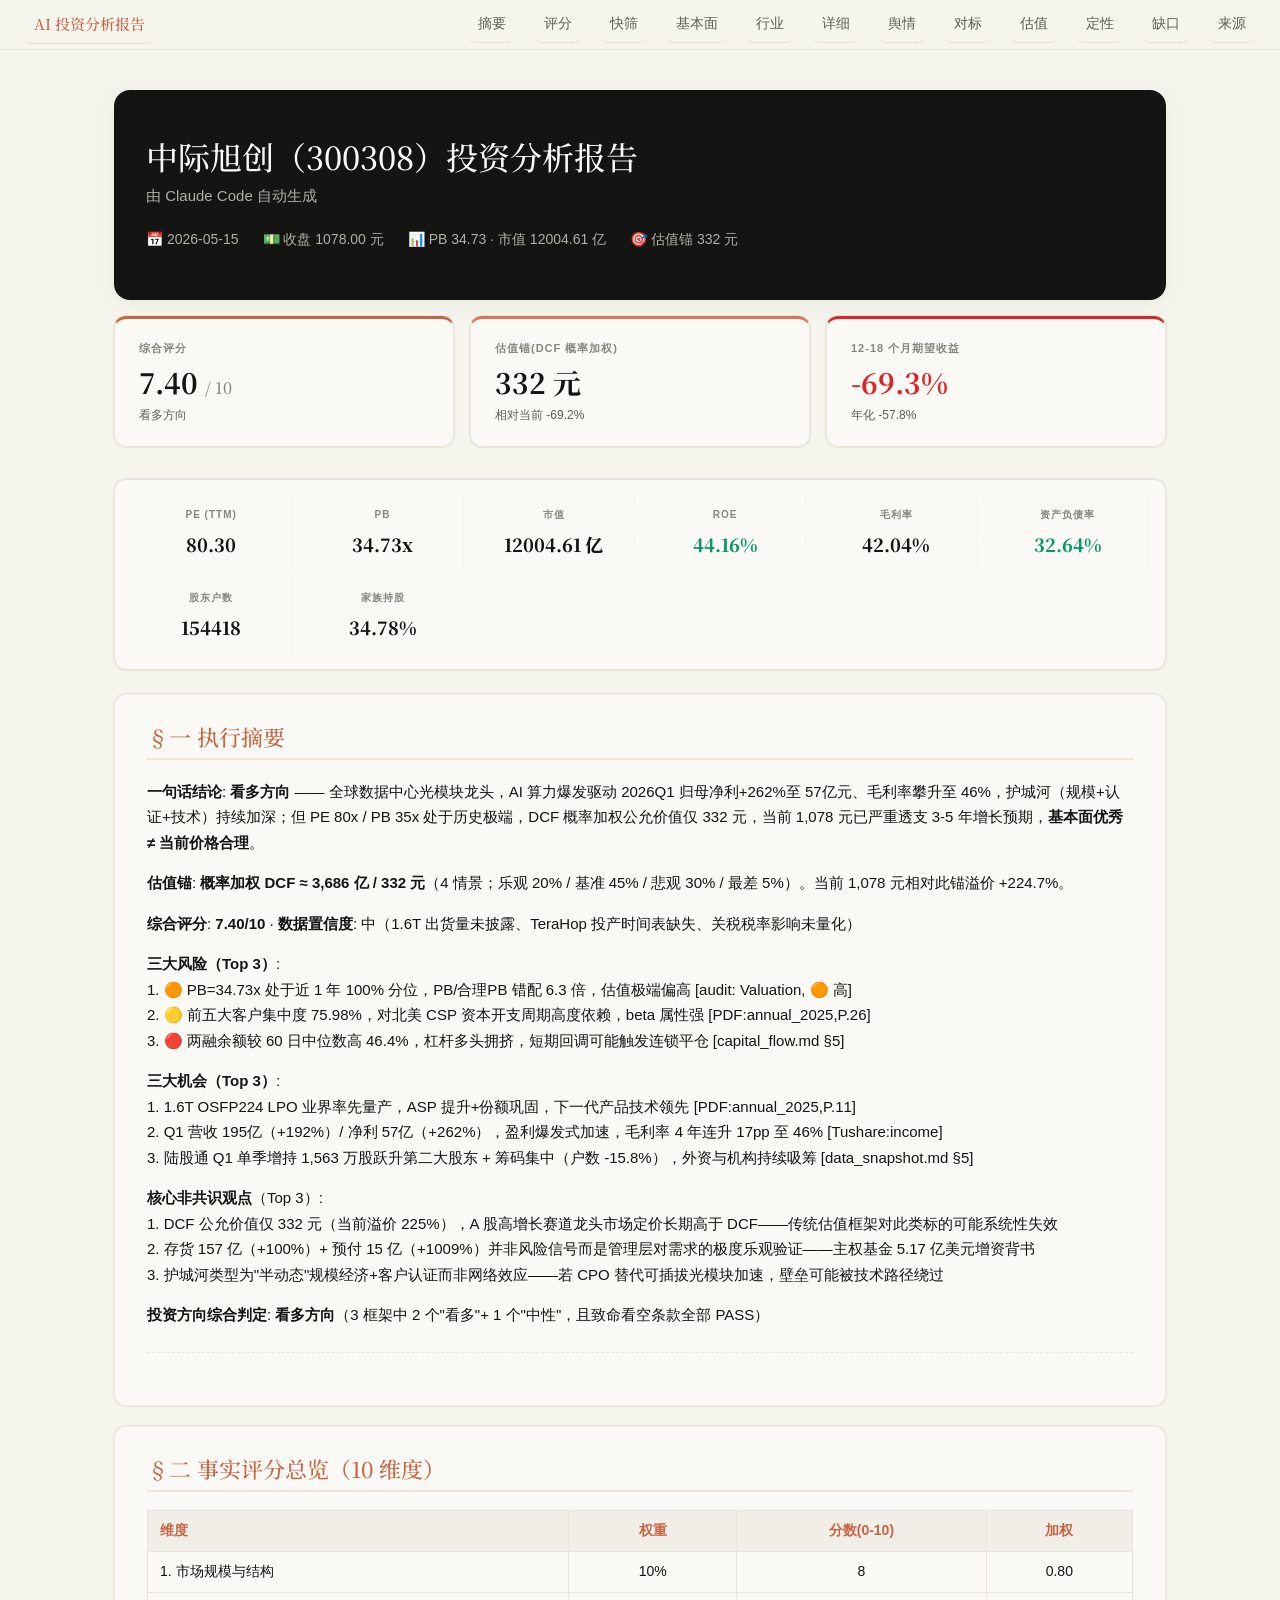
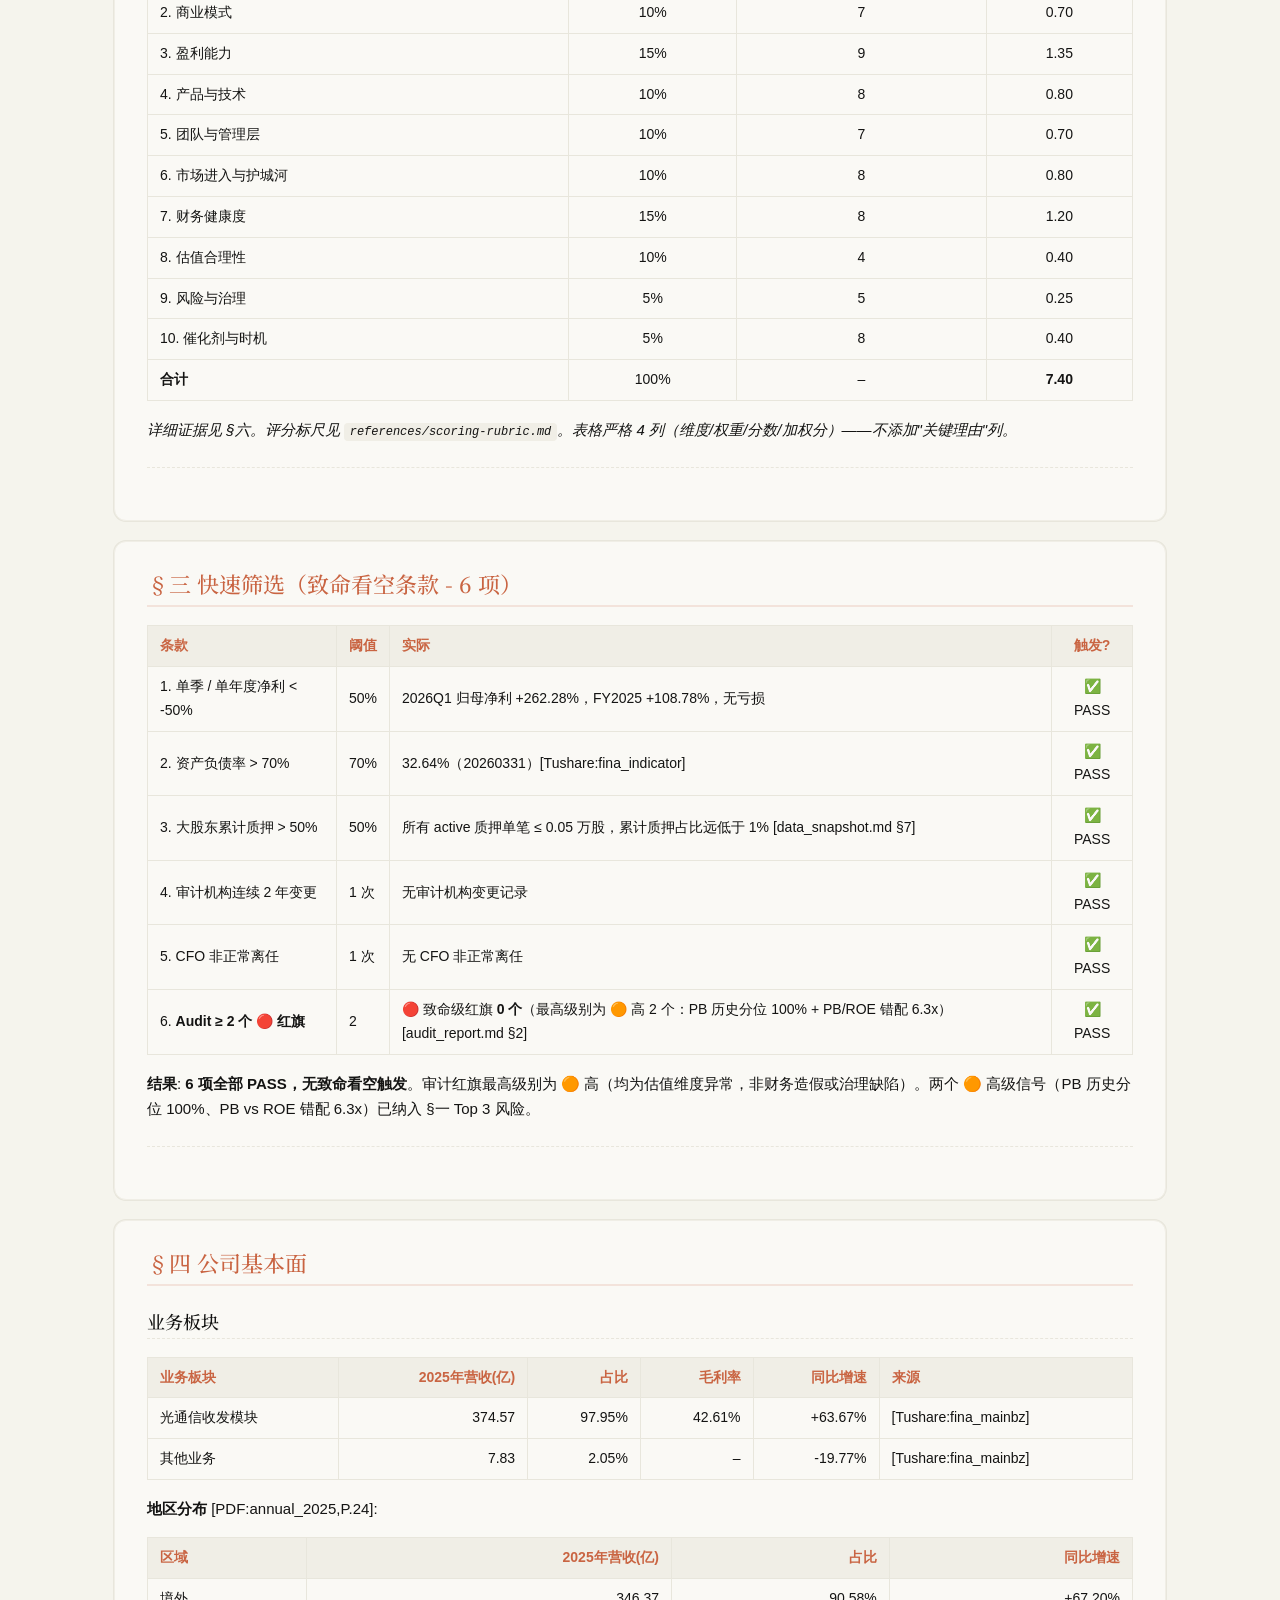
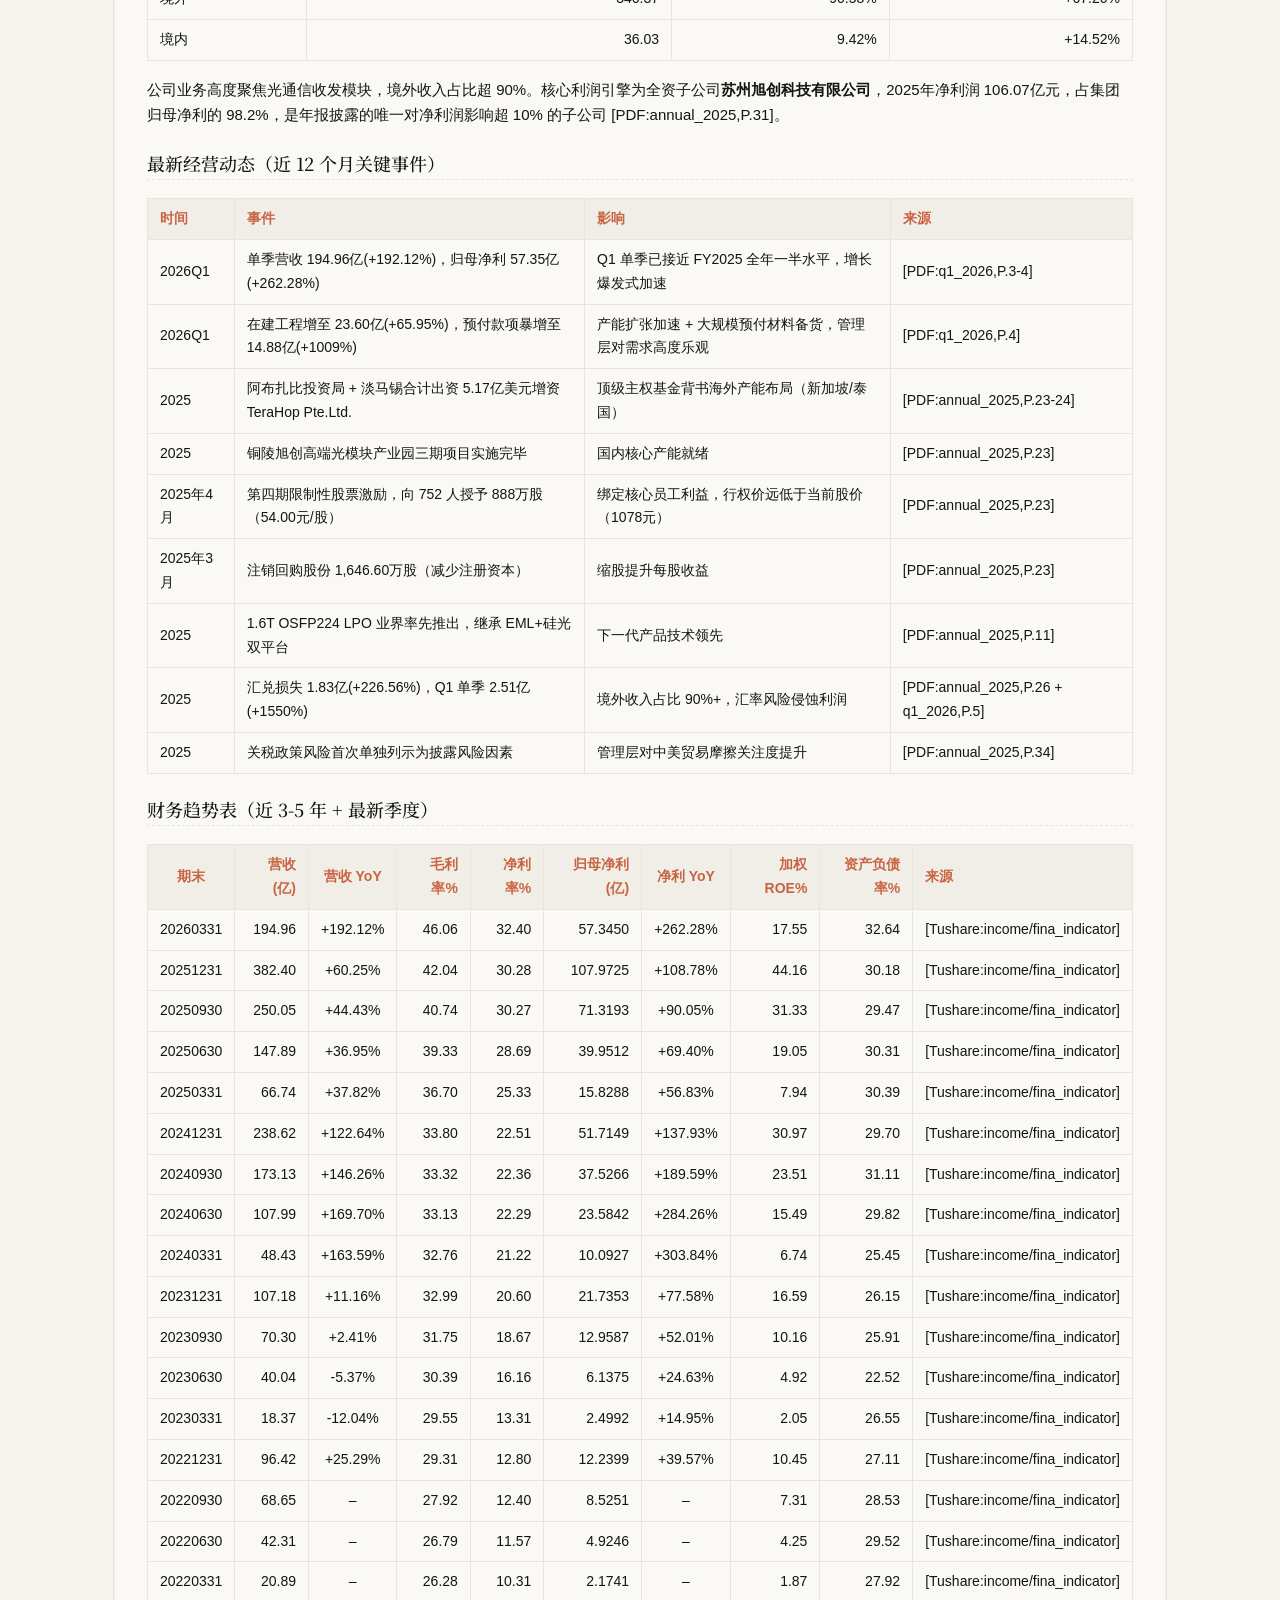
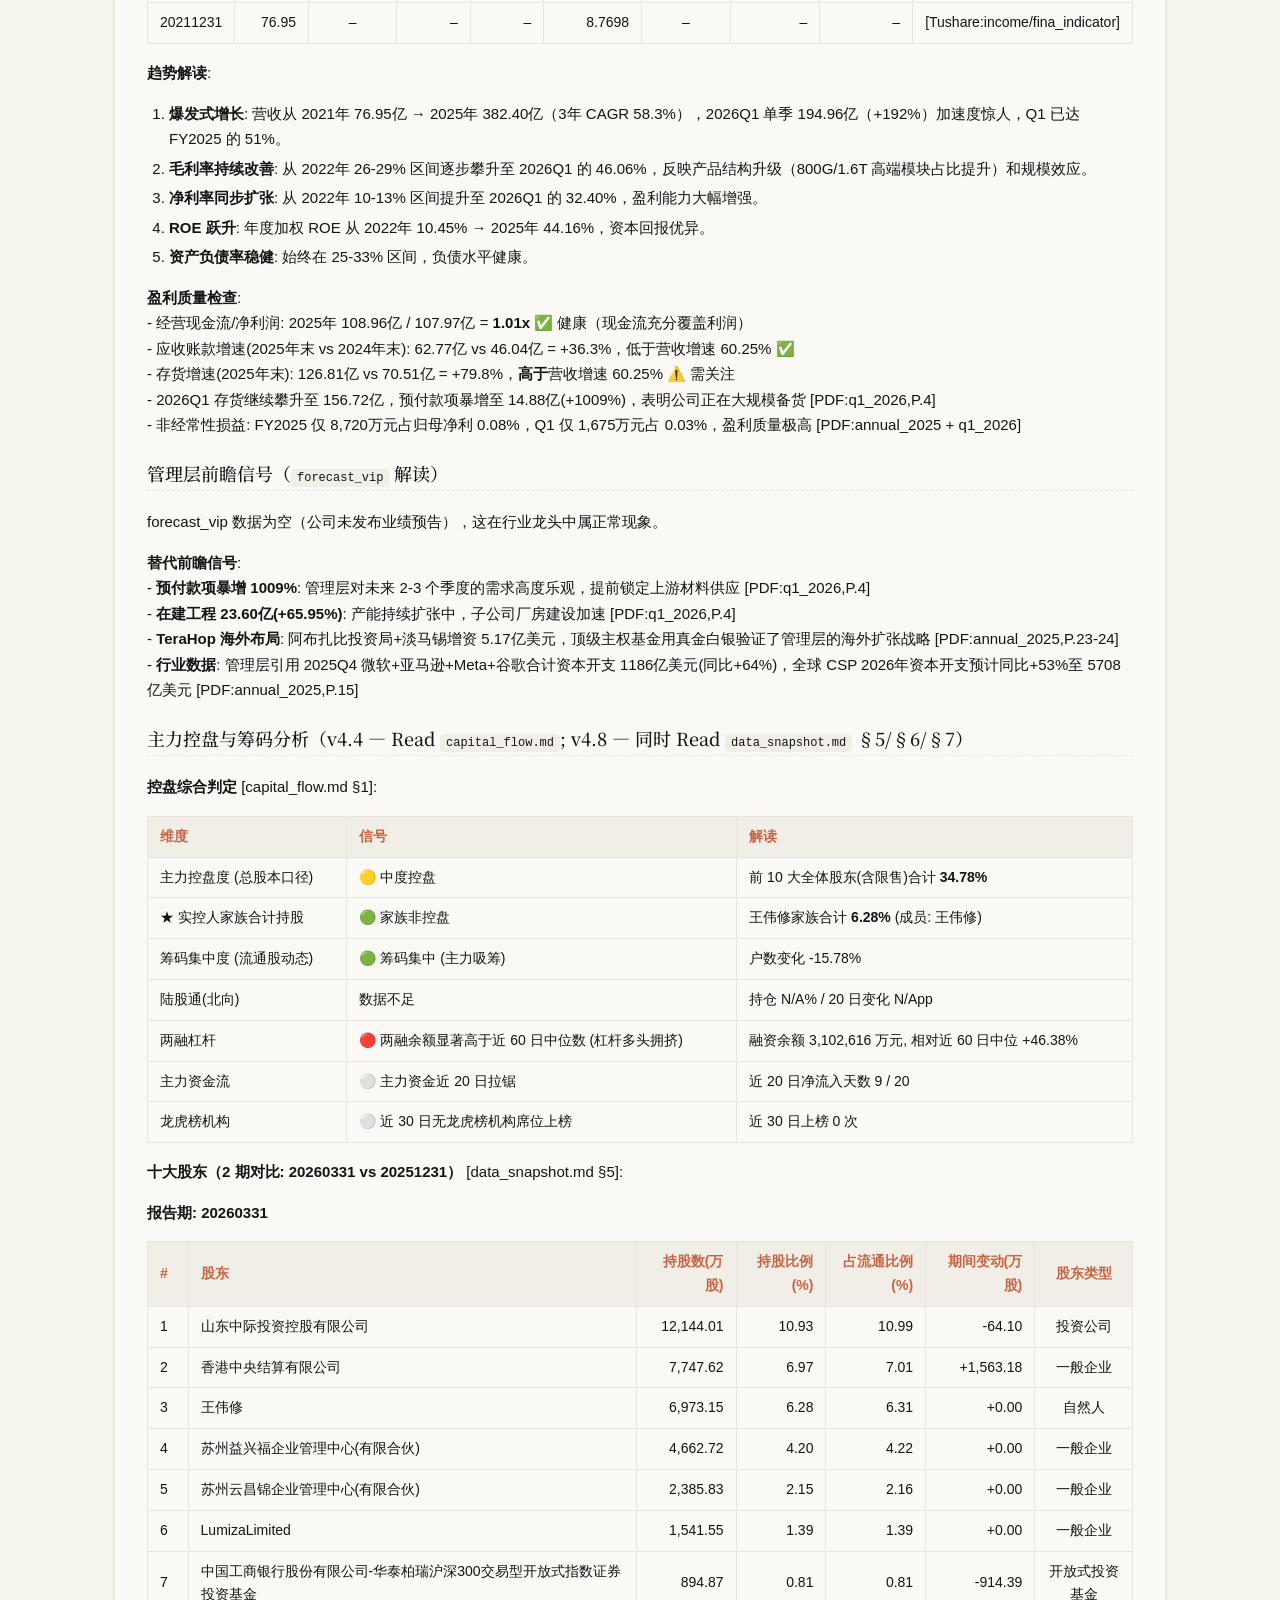
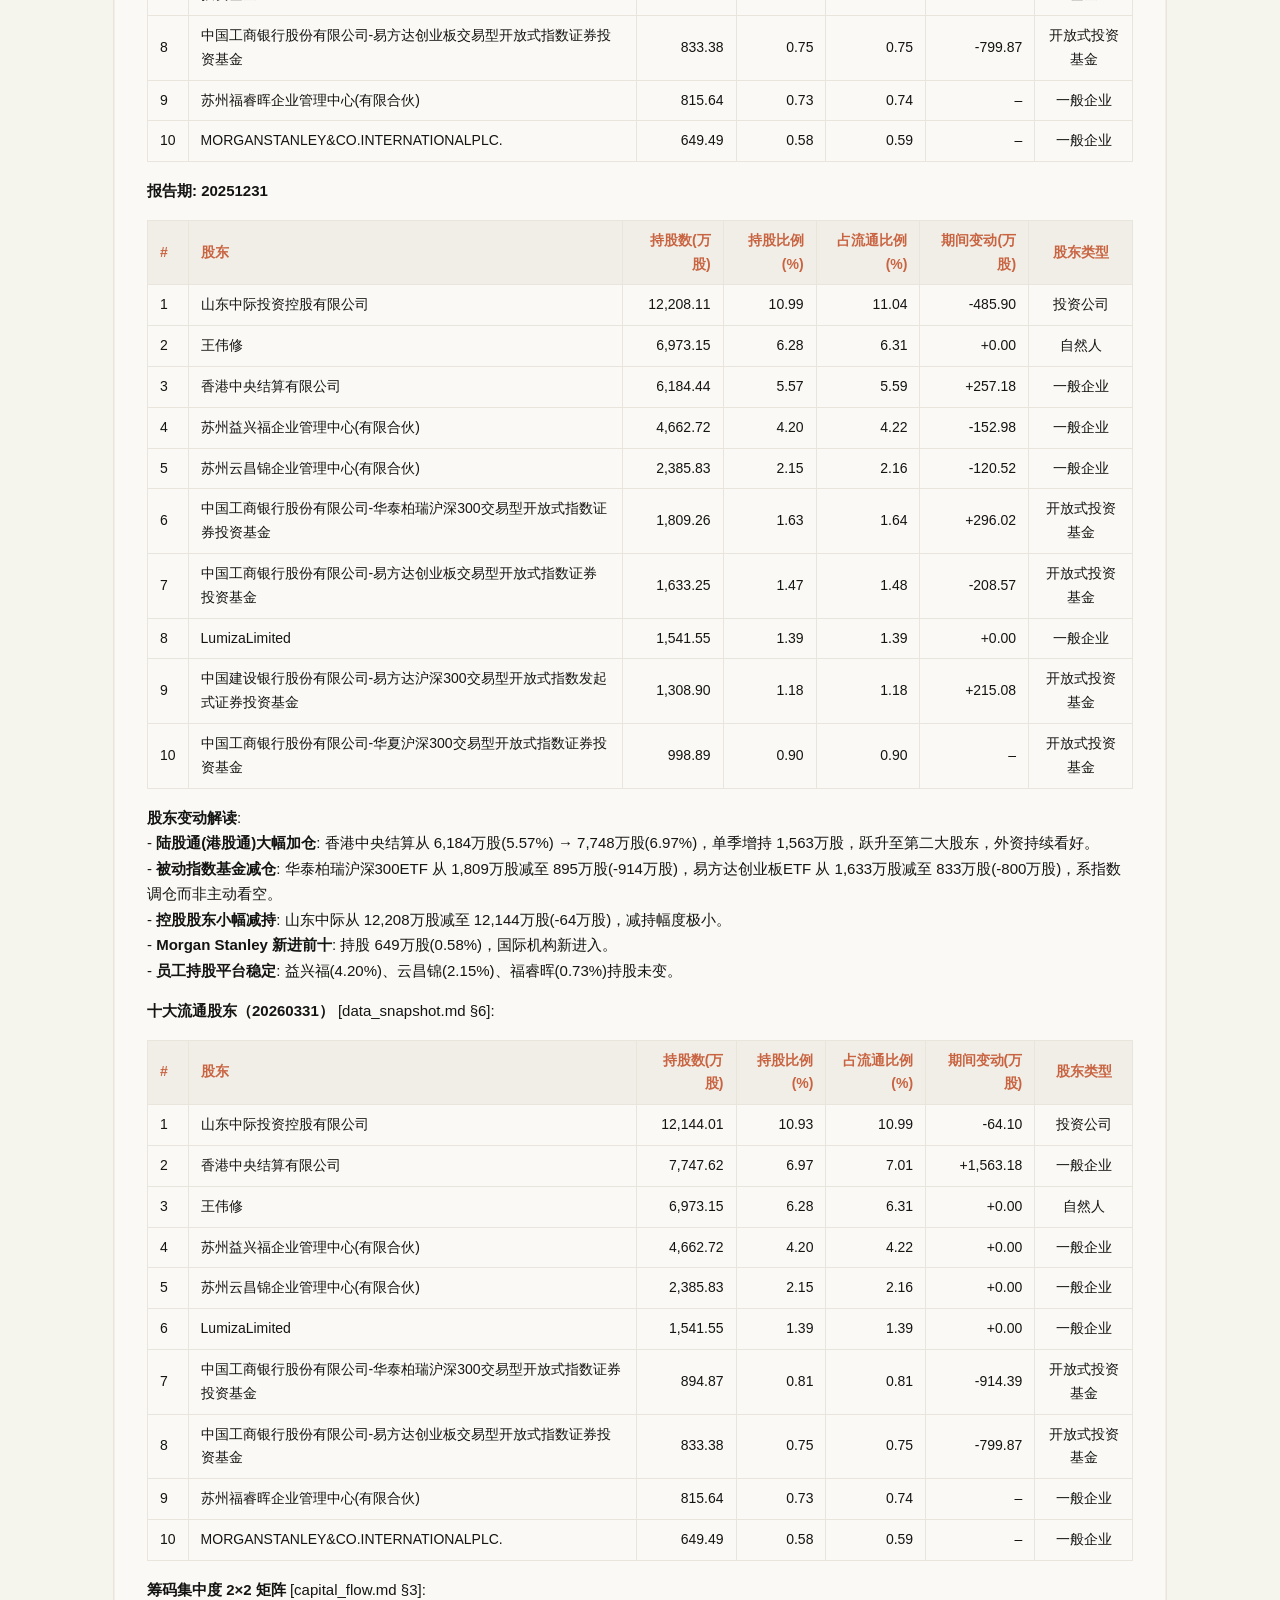
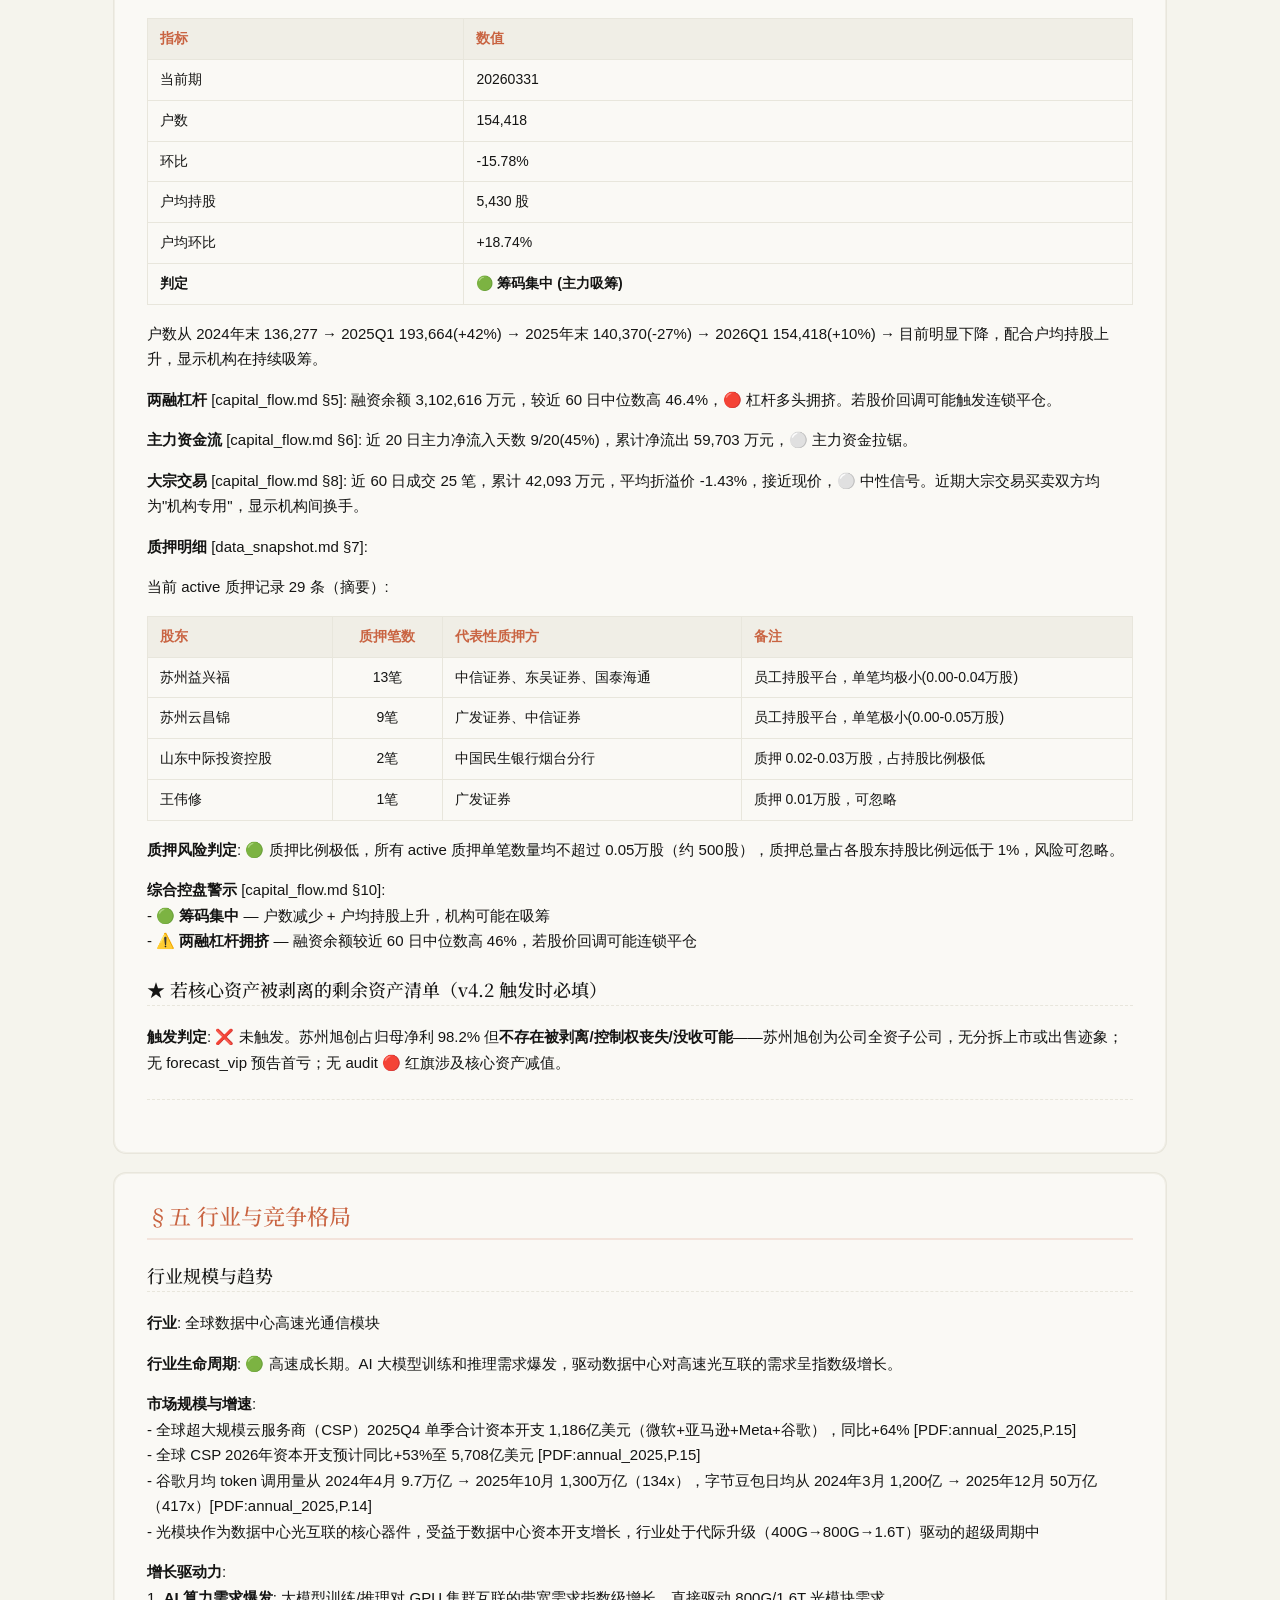
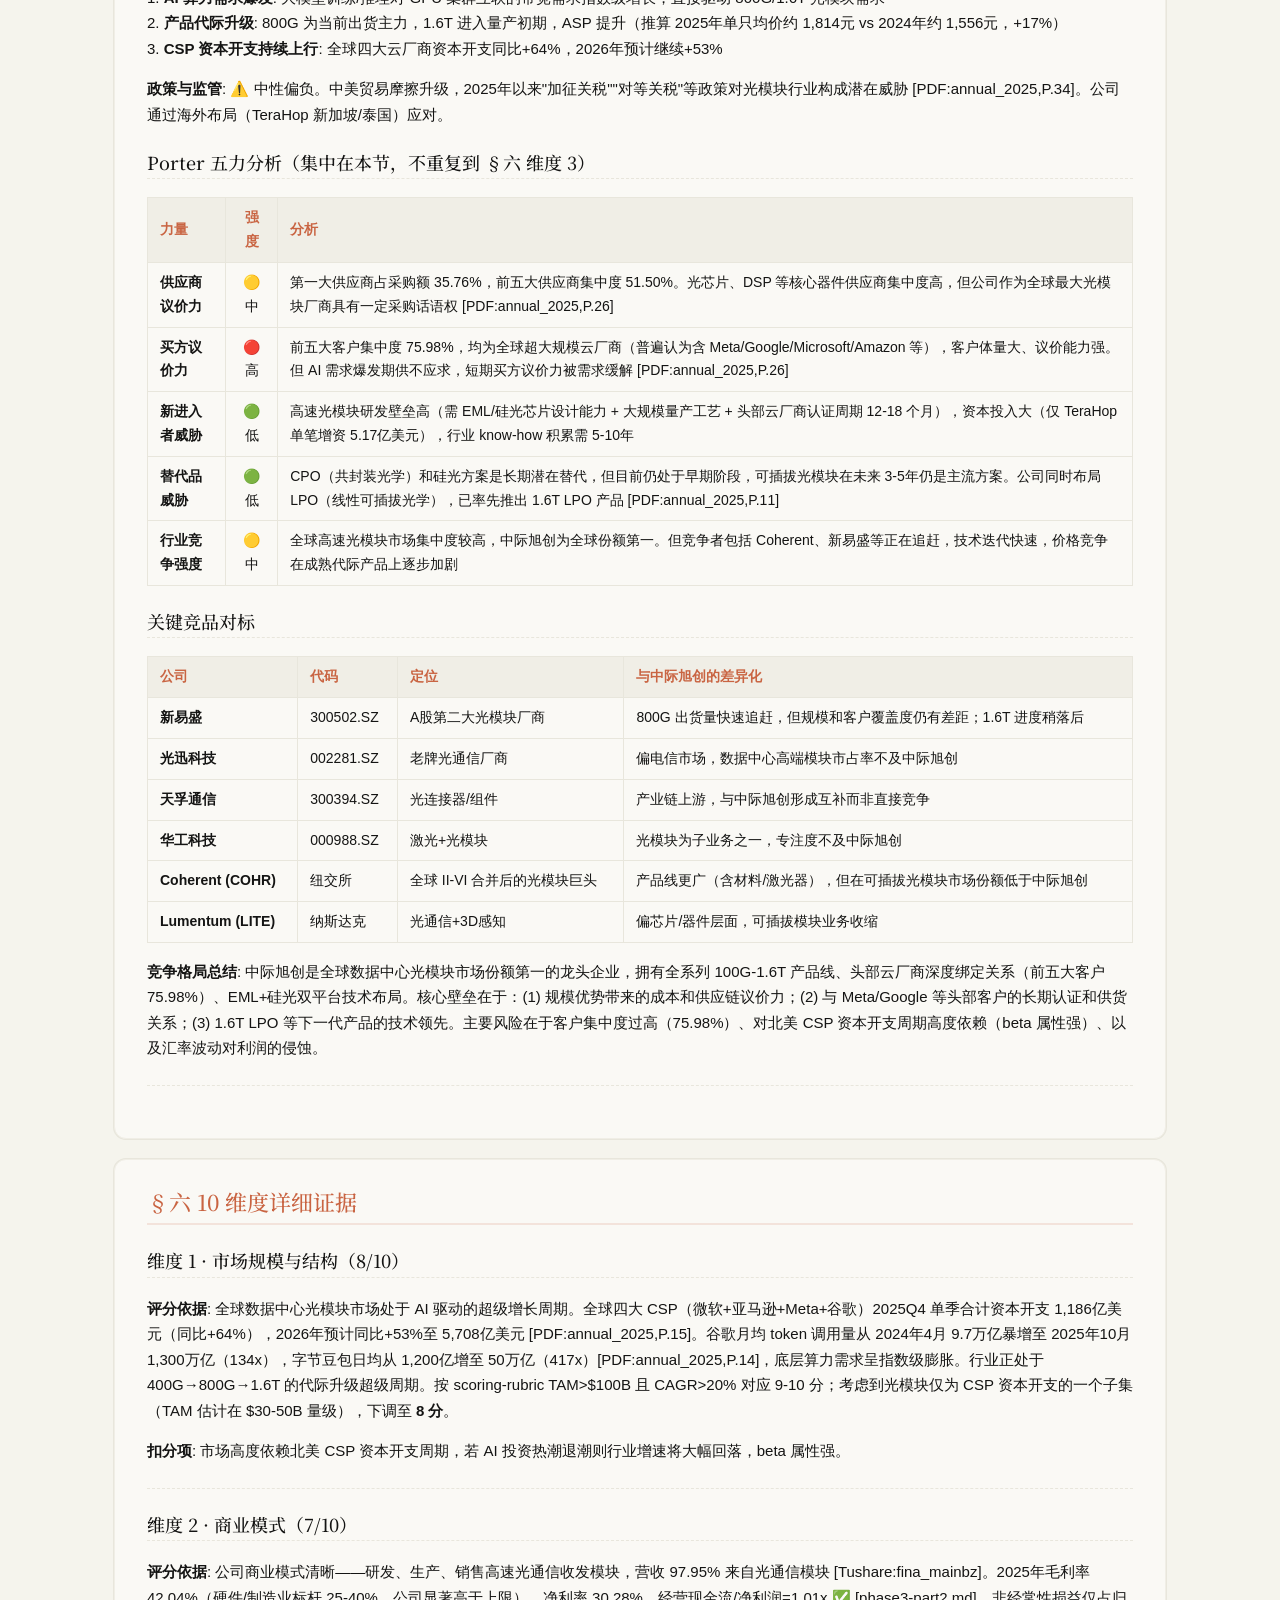
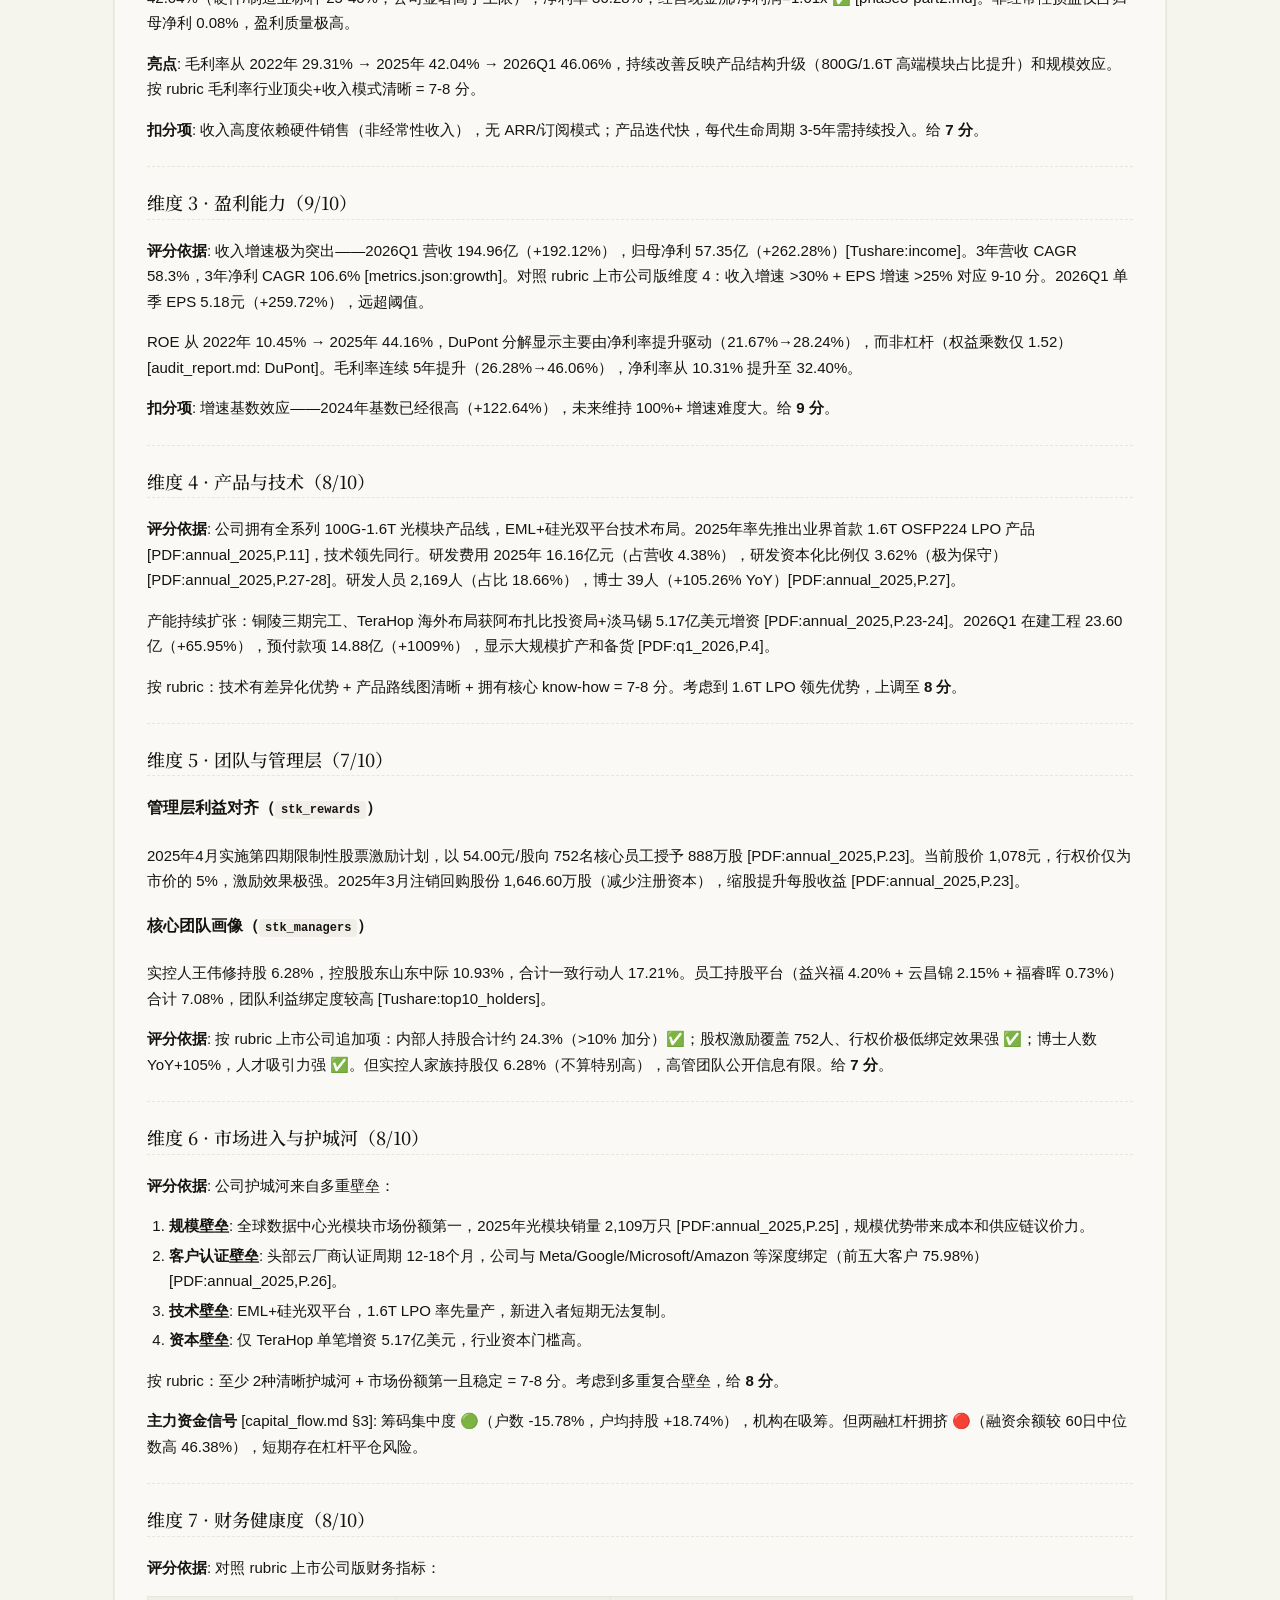
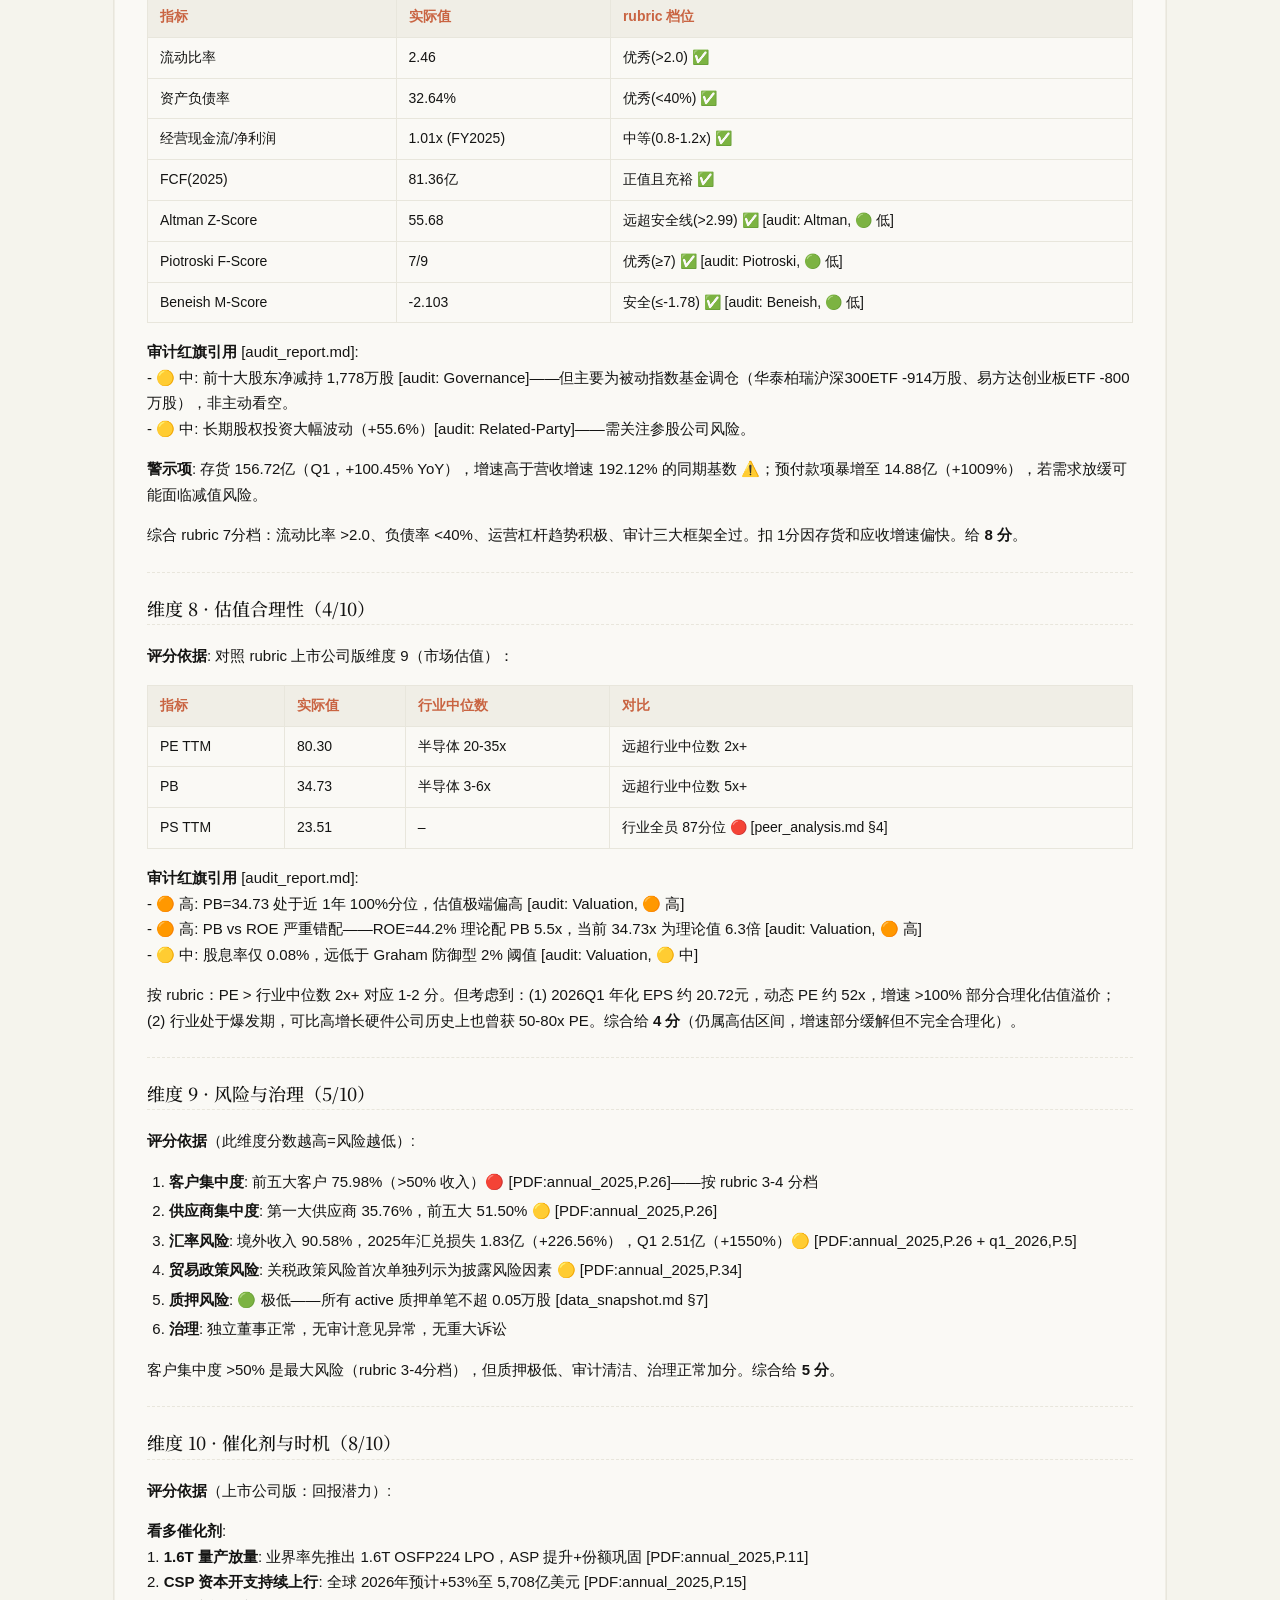
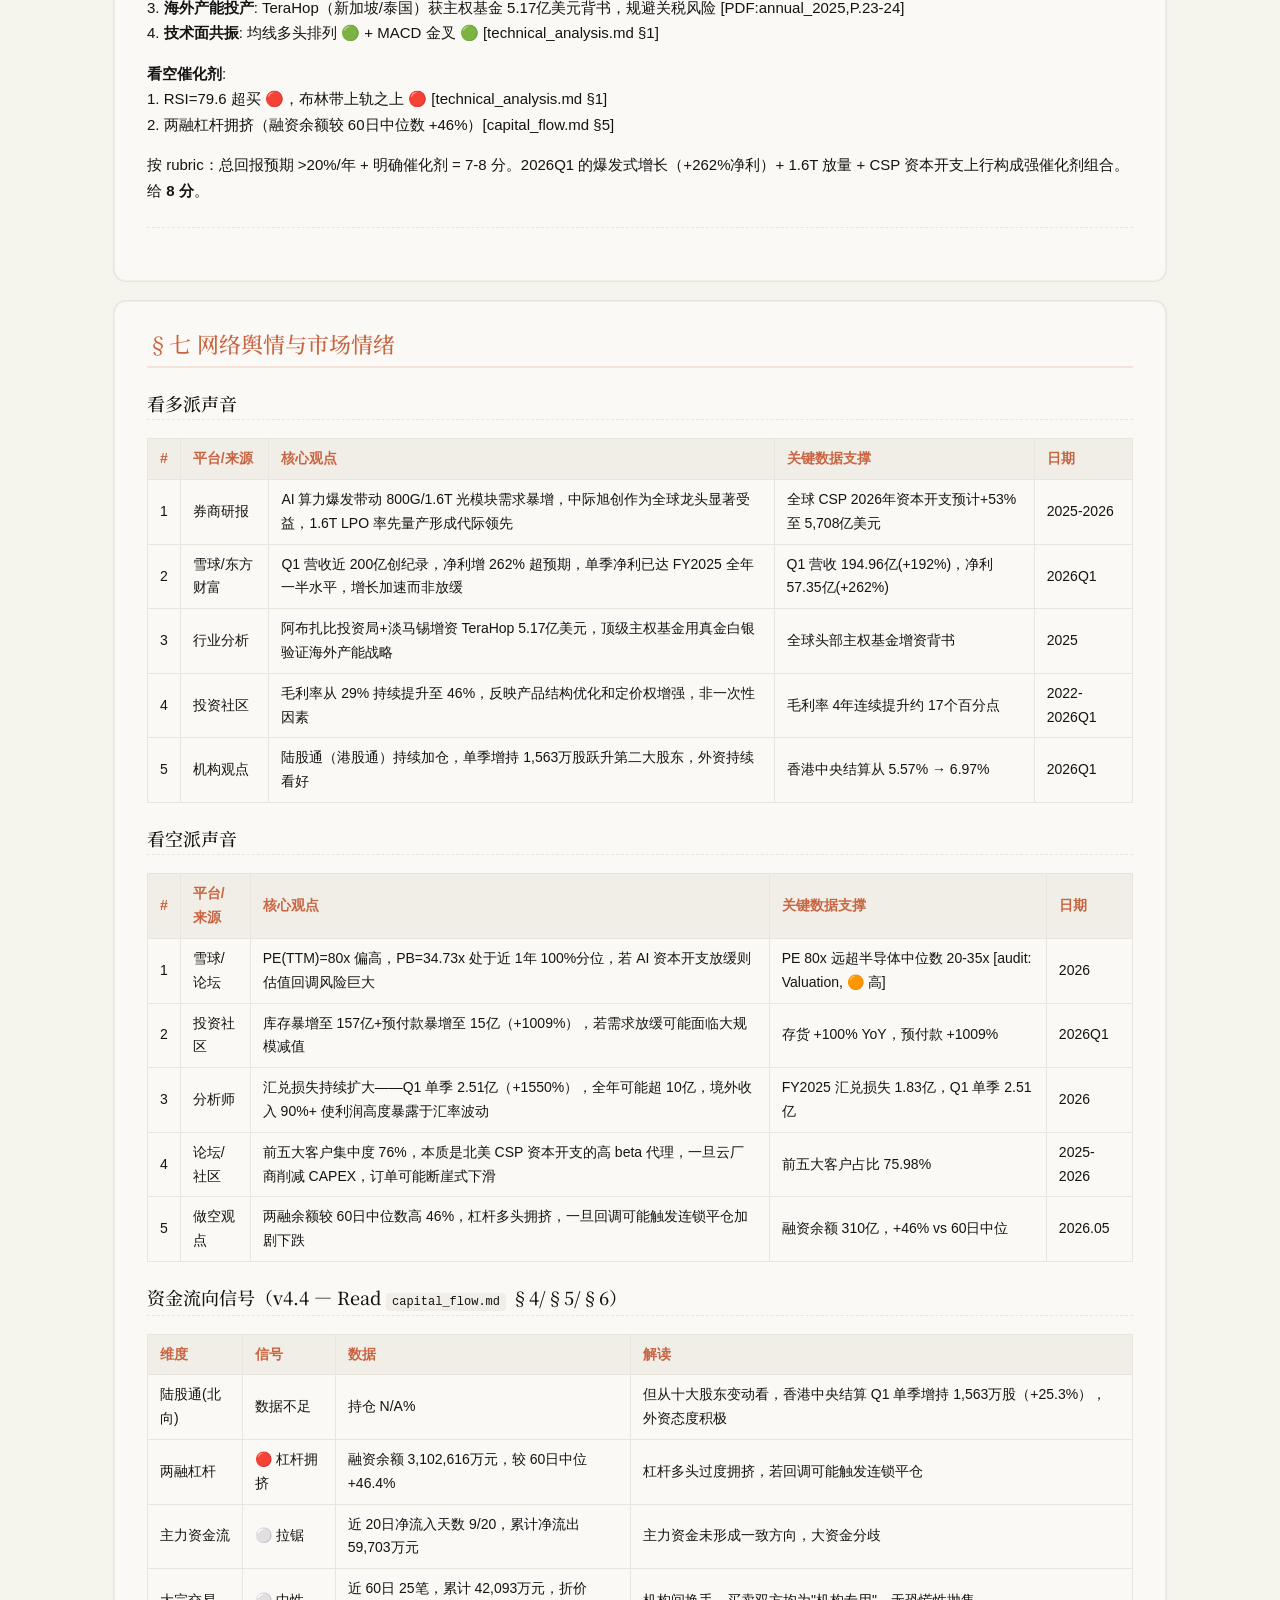
<file: reports/300308_中际旭创/分析报告_dashboard.html>
<!DOCTYPE html>
<html lang="zh-CN">
<head>
<meta charset="UTF-8">
<meta name="viewport" content="width=device-width, initial-scale=1">
<title>中际旭创（300308）投资分析报告 — 2026-05-15</title>
<link rel="preconnect" href="https://fonts.googleapis.com">
<link href="https://fonts.googleapis.com/css2?family=Noto+Serif+SC:wght@400;500;700&display=swap" rel="stylesheet">
<style>
/* ============================================================
   Claude Code Company Analysis · Report Styles v5.0
   单一 CSS 真相源 — 由 assets/html/base.html 加载并内联
   禁止在 Phase 6 Part B 中自创颜色值或变量名
   v5.0: Claude Design Language — 温暖羊皮纸 + 赤陶色主调 + 衬线标题
         Bloomberg 风险色保留(红/琥珀/黄/绿)
   ============================================================ */

:root {
  /* 主色 — Claude Terracotta */
  --c-primary: #c96442;
  --c-primary-light: #f0eee6;
  --c-primary-dark: #a14e2f;
  --c-accent: #d97757;

  /* Bloomberg 风格风险等级(高对比) — 保留不变 */
  --c-risk-red:    #dc2626;
  --c-risk-red-bg: #fef2f2;
  --c-risk-amber:  #e8a33a;
  --c-risk-amber-bg: #fff7ed;
  --c-risk-yellow: #fbbf24;
  --c-risk-yellow-bg: #fffbeb;
  --c-risk-green:  #059669;
  --c-risk-green-bg: #ecfdf5;

  /* 语义色 (保留 v4.3 alias) */
  --c-green: var(--c-risk-green);
  --c-green-bg: var(--c-risk-green-bg);
  --c-yellow: #d97706;
  --c-yellow-bg: #fffbeb;
  --c-red: var(--c-risk-red);
  --c-red-bg: var(--c-risk-red-bg);

  /* Claude 暖灰度系 */
  --c-gray-50:  #faf9f5;  /* Ivory */
  --c-gray-100: #f0eee6;  /* Border Cream */
  --c-gray-200: #e8e6dc;  /* Border Warm */
  --c-gray-500: #87867f;  /* Stone Gray */
  --c-gray-700: #5e5d59;  /* Olive Gray */
  --c-gray-900: #141413;  /* Near Black */

  /* Claude 表面色 */
  --c-parchment: #f5f4ed;
  --c-ivory: #faf9f5;
  --c-warm-sand: #e8e6dc;
  --c-dark-surface: #30302e;
  --c-warm-silver: #b0aea5;
  --c-dark-warm: #3d3d3a;

  /* Morningstar 卡片化 — 迁移到暖色 */
  --c-card-border:  #e8e6dc;
  --c-card-header:  #faf9f5;
  --c-card-hover:   rgba(201,100,66,0.04);

  /* 形状 — Claude ring shadow 系统 */
  --radius: 12px;
  --shadow: 0px 0px 0px 1px #e8e6dc;
  --shadow-md: 0px 0px 0px 1px #d1cfc5;
  --shadow-lg: rgba(0,0,0,0.05) 0px 4px 24px;

  /* Variant Perception 紫 — 保留 */
  --c-variant: #7a4dab;
  --c-variant-bg: #f3eeff;

  /* v4.6 sidebar 布局(弃用但保持兼容) */
  --sidebar-width: 260px;
  --sidebar-gap: 24px;
}

* { box-sizing: border-box; }

body {
  font-family: -apple-system, BlinkMacSystemFont, "Segoe UI", Roboto,
               "PingFang SC", "Noto Sans SC", "Microsoft YaHei", sans-serif;
  background: var(--c-parchment);
  color: var(--c-gray-900);
  margin: 0;
  padding: 0;
  line-height: 1.7;
  font-size: 15px;
}

/* Claude 衬线标题族 */
h1, h2, h3 {
  font-family: Georgia, "Noto Serif SC", "Songti SC", serif;
  font-weight: 500;
}

.container {
  max-width: 1100px;
  margin: 0 auto;
  padding: 40px 24px 80px;
}

/* ---------- 3.1 Sticky 顶部导航栏 ---------- */
.top-nav {
  position: sticky;
  top: 0;
  z-index: 200;
  display: flex;
  align-items: center;
  gap: 18px;
  height: 50px;
  padding: 0 24px;
  backdrop-filter: blur(12px);
  -webkit-backdrop-filter: blur(12px);
  background: rgba(245,244,237,0.85);
  border-bottom: 1px solid var(--c-gray-200);
  font-size: 14px;
}
.top-nav .nav-brand {
  font-family: Georgia, "Noto Serif SC", serif;
  font-weight: 500;
  color: var(--c-primary);
  text-decoration: none;
  margin-right: auto;
  font-size: 15px;
}
.top-nav a {
  color: var(--c-gray-700);
  text-decoration: none;
  padding: 6px 10px;
  border-radius: 8px;
  transition: background .15s, color .15s;
}
.top-nav a:hover {
  background: rgba(201,100,66,0.08);
  color: var(--c-primary);
}

/* ---------- Header Hero ---------- */
header.hero {
  background: var(--c-gray-900);
  color: var(--c-ivory);
  padding: 48px 32px;
  border-radius: 16px;
  margin-bottom: 32px;
  box-shadow: var(--shadow-lg);
}
header.hero h1 {
  font-size: 32px;
  margin: 0 0 8px;
  font-weight: 500;
  line-height: 1.15;
  color: var(--c-ivory);
}
header.hero .subtitle {
  color: var(--c-warm-silver);
  font-size: 15px;
}
header.hero .meta {
  display: flex; flex-wrap: wrap; gap: 24px;
  margin-top: 20px; font-size: 14px;
  color: var(--c-warm-silver);
}

/* ---------- Section (每个 §一到§十五 一个) ---------- */
.section {
  background: var(--c-ivory);
  padding: 28px 32px;
  margin: 20px 0;
  border-radius: var(--radius);
  border: 1px solid var(--c-gray-100);
  box-shadow: var(--shadow);
}
.section h2 {
  font-family: Georgia, "Noto Serif SC", "Songti SC", serif;
  color: var(--c-primary);
  border-bottom: 2px solid rgba(201,100,66,0.15);
  padding-bottom: 8px;
  margin-top: 0;
  font-size: 22px;
  font-weight: 500;
  line-height: 1.25;
}
.section h3 {
  font-family: Georgia, "Noto Serif SC", "Songti SC", serif;
  color: var(--c-gray-900);
  font-size: 18px;
  font-weight: 500;
  margin-top: 24px;
  border-bottom: 1px dashed var(--c-gray-200);
  padding-bottom: 4px;
  line-height: 1.3;
}
.section h4 { color: var(--c-gray-900); font-size: 16px; margin-top: 18px; }

/* Variant Perception 章节专用紫色强调 */
.section.variant-perception {
  border-left: 4px solid var(--c-variant);
  background: linear-gradient(to right, var(--c-variant-bg) 0%, var(--c-ivory) 3%);
}
.section.variant-perception h2 {
  color: var(--c-variant);
  border-bottom-color: var(--c-variant-bg);
}

/* ---------- 3.2 评分环形图 (SVG) ---------- */
.score-ring {
  display: inline-block;
  position: relative;
}
.score-ring svg { display: block; }
.score-ring .score-text {
  position: absolute;
  inset: 0;
  display: flex;
  flex-direction: column;
  align-items: center;
  justify-content: center;
}
.score-ring .score-text .num {
  font-size: 32px;
  font-weight: 700;
  color: var(--c-primary);
  font-family: Georgia, "Noto Serif SC", serif;
}
.score-ring .score-text .label {
  font-size: 11px;
  color: var(--c-gray-500);
}

/* ---------- 3.3 维度评分条形图 ---------- */
.dimension-bar {
  display: grid;
  grid-template-columns: 1fr 48px 3fr 56px;
  align-items: center;
  gap: 12px;
  margin: 10px 0;
  font-size: 14px;
}
.dimension-bar .dim-name { color: var(--c-gray-700); }
.dimension-bar .dim-score {
  font-weight: 600;
  text-align: right;
  color: var(--c-primary);
  font-family: Georgia, "Noto Serif SC", serif;
}
.dimension-bar .dim-progress {
  height: 10px;
  background: var(--c-gray-100);
  border-radius: 5px;
  overflow: hidden;
}
.dimension-bar .dim-progress .fill { height: 100%; border-radius: 5px; }
.dimension-bar .dim-progress .fill.tier1 { background: linear-gradient(90deg, var(--c-primary), var(--c-primary-dark)); }
.dimension-bar .dim-progress .fill.tier2 { background: linear-gradient(90deg, #8b5cf6, #6d28d9); }
.dimension-bar .dim-progress .fill.tier3 { background: linear-gradient(90deg, var(--c-accent), var(--c-primary)); }
.dimension-bar .dim-weight { text-align: right; color: var(--c-gray-500); font-size: 12px; }

/* ---------- 3.4 三色情景卡片 ---------- */
.scenario-grid {
  display: grid;
  grid-template-columns: repeat(auto-fit, minmax(200px, 1fr));
  gap: 12px;
  margin: 16px 0;
}
.scenario {
  padding: 16px;
  border-radius: var(--radius);
  border-left: 4px solid;
}
.scenario .label { font-size: 12px; color: var(--c-gray-500); text-transform: uppercase; letter-spacing: 1px; }
.scenario .big-num {
  font-size: 28px;
  font-weight: 700;
  margin: 4px 0 8px;
  font-family: Georgia, "Noto Serif SC", serif;
}
.scenario .detail { font-size: 13px; color: var(--c-gray-700); }
.scenario.bull { background: var(--c-green-bg); border-left-color: var(--c-green); }
.scenario.bull .big-num { color: var(--c-green); }
.scenario.base { background: var(--c-yellow-bg); border-left-color: var(--c-yellow); }
.scenario.base .big-num { color: var(--c-yellow); }
.scenario.bear { background: var(--c-red-bg); border-left-color: var(--c-red); }
.scenario.bear .big-num { color: var(--c-red); }
.scenario.tail { background: var(--c-dark-surface); border-left-color: var(--c-gray-900); color: var(--c-ivory); }
.scenario.tail .big-num { color: var(--c-ivory); }
.scenario.tail .detail { color: var(--c-warm-silver); }

/* ---------- 3.5 期望回报高亮条 ---------- */
.expected-return {
  background: linear-gradient(135deg, var(--c-gray-900), var(--c-primary-dark));
  color: var(--c-ivory);
  padding: 20px 28px;
  border-radius: 16px;
  margin: 20px 0;
  display: flex;
  align-items: center;
  justify-content: space-between;
  box-shadow: var(--shadow-lg);
}
.expected-return .label { font-size: 12px; color: var(--c-warm-silver); text-transform: uppercase; letter-spacing: 1px; }
.expected-return .value {
  font-size: 36px;
  font-weight: 700;
  font-family: Georgia, "Noto Serif SC", serif;
}

/* ---------- 3.6 团队名片网格 ---------- */
.team-grid {
  display: grid;
  grid-template-columns: repeat(auto-fit, minmax(200px, 1fr));
  gap: 12px;
  margin: 16px 0;
}
.team-card {
  padding: 16px;
  border: 1px solid var(--c-gray-200);
  border-radius: var(--radius);
  text-align: center;
  background: var(--c-ivory);
}
.team-card .avatar {
  width: 48px; height: 48px; border-radius: 50%;
  background: rgba(201,100,66,0.1); color: var(--c-primary);
  display: flex; align-items: center; justify-content: center;
  font-weight: 700; margin: 0 auto 8px; font-size: 18px;
  font-family: Georgia, "Noto Serif SC", serif;
}
.team-card .name { font-weight: 600; }
.team-card .role { color: var(--c-gray-500); font-size: 13px; margin-top: 4px; }

/* ---------- 3.7 风险矩阵 ---------- */
.risk-item {
  display: grid;
  grid-template-columns: 20px 1fr auto;
  gap: 12px;
  align-items: start;
  padding: 12px;
  border-left: 4px solid;
  background: var(--c-gray-50);
  border-radius: 8px;
  margin: 8px 0;
}
.risk-item.high   { border-left-color: var(--c-red);    background: var(--c-red-bg); }
.risk-item.medium { border-left-color: var(--c-yellow); background: var(--c-yellow-bg); }
.risk-item.low    { border-left-color: var(--c-green);  background: var(--c-green-bg); }
.risk-item .dot {
  width: 12px; height: 12px; border-radius: 50%; margin-top: 4px;
}
.risk-item.high   .dot { background: var(--c-red); }
.risk-item.medium .dot { background: var(--c-yellow); }
.risk-item.low    .dot { background: var(--c-green); }

/* ---------- 3.8 融资时间轴 ---------- */
.timeline {
  display: flex;
  align-items: center;
  gap: 0;
  margin: 24px 0;
  overflow-x: auto;
  padding: 8px 0;
}
.timeline .tl-node {
  flex: 0 0 auto;
  text-align: center;
  padding: 0 14px;
  position: relative;
}
.timeline .tl-node::before {
  content: '';
  width: 14px; height: 14px; border-radius: 50%;
  background: var(--c-gray-200); display: block; margin: 0 auto 8px;
}
.timeline .tl-node.current::before {
  background: var(--c-primary);
  box-shadow: 0 0 0 4px rgba(201,100,66,0.15);
}
.timeline .tl-node .year { font-size: 12px; color: var(--c-gray-500); }
.timeline .tl-node .round { font-weight: 600; font-size: 13px; }
.timeline .tl-node .amount { font-size: 11px; color: var(--c-gray-700); }

/* ---------- 3.9 情绪量表 ---------- */
.sentiment-bar {
  position: relative;
  height: 12px;
  border-radius: 6px;
  background: linear-gradient(to right, var(--c-red) 0%, var(--c-yellow) 50%, var(--c-green) 100%);
  margin: 20px 0 32px;
}
.sentiment-bar .pointer {
  position: absolute;
  top: -8px;
  width: 4px; height: 28px;
  background: var(--c-gray-900);
  border-radius: 2px;
  transform: translateX(-50%);
}
.sentiment-bar .pointer::after {
  content: attr(data-label);
  position: absolute;
  top: 32px; left: 50%; transform: translateX(-50%);
  white-space: nowrap;
  font-size: 11px;
  background: var(--c-gray-900);
  color: var(--c-ivory);
  padding: 2px 8px;
  border-radius: 6px;
}

/* ---------- v2 组件 · 估值区间可视化 ---------- */
.valuation-range {
  position: relative;
  height: 28px;
  background: var(--c-gray-100);
  border-radius: 6px;
  margin: 10px 0;
}
.valuation-range .range {
  position: absolute;
  top: 4px; bottom: 4px;
  border-radius: 4px;
  opacity: 0.6;
}
.valuation-range .range.dcf { background: var(--c-primary); }
.valuation-range .range.comparable { background: var(--c-green); }
.valuation-range .range.transaction { background: var(--c-yellow); }
.valuation-range .label-row {
  display: grid;
  grid-template-columns: 80px 1fr;
  gap: 8px;
  align-items: center;
  font-size: 12px;
}

/* ---------- v2 组件 · 星级评估 ---------- */
.star-filled { color: var(--c-accent); }
.star-empty  { color: var(--c-gray-200); }

/* ---------- v2 组件 · 信息缺口优先级 badge ---------- */
.badge {
  display: inline-block;
  padding: 2px 10px;
  border-radius: 12px;
  font-size: 12px;
  font-weight: 600;
}
.badge.critical { background: var(--c-red-bg);    color: var(--c-red); }
.badge.important{ background: var(--c-yellow-bg); color: var(--c-yellow); }
.badge.minor    { background: var(--c-green-bg);  color: var(--c-green); }

/* ---------- 通用 Table ---------- */
table {
  width: 100%;
  border-collapse: collapse;
  margin: 16px 0;
  font-size: 14px;
}
th, td {
  border: 1px solid var(--c-gray-200);
  padding: 8px 12px;
  text-align: left;
}
th {
  background: var(--c-gray-100);
  color: var(--c-primary);
  font-weight: 600;
}
tr:nth-child(even) td { background: var(--c-gray-50); }

/* ---------- 通用文本 ---------- */
strong { color: var(--c-gray-900); font-weight: 600; }
code {
  background: var(--c-gray-100);
  padding: 2px 6px;
  border-radius: 4px;
  font-size: 12px;
}
blockquote {
  border-left: 4px solid var(--c-primary);
  padding: 10px 16px;
  color: var(--c-gray-700);
  background: rgba(201,100,66,0.05);
  border-radius: 8px;
  margin: 12px 0;
}
hr { border: none; border-top: 1px dashed var(--c-gray-200); margin: 24px 0; }
ul, ol { padding-left: 22px; }
li { margin: 4px 0; }
a {
  color: var(--c-primary);
  text-decoration: none;
  border-bottom: 1px dotted rgba(201,100,66,0.3);
}
a:hover { color: var(--c-accent); }

footer {
  text-align: center;
  color: var(--c-gray-500);
  padding: 32px 0 16px;
  font-size: 12px;
  border-top: 1px solid var(--c-gray-200);
  margin-top: 48px;
}

/* ---------- 响应式 ---------- */
@media (max-width: 768px) {
  .container { padding: 20px 16px 60px; }
  header.hero { padding: 24px 16px; }
  header.hero h1 { font-size: 24px; }
  .section { padding: 16px; }
  .scenario-grid, .team-grid { grid-template-columns: 1fr; }
  table { font-size: 12px; }
  table th, table td { padding: 6px 8px; }
}

/* ============================================================
   v4.6 新增: 6 个大厂风格组件 (迁移至 Claude 设计语言)
   ============================================================ */

/* ---------- v4.6-1. 前置评级卡 ---------- */
.rating-trio {
  display: grid;
  grid-template-columns: repeat(3, 1fr);
  gap: 16px;
  margin: -16px 0 32px;
}
.rating-card {
  background: var(--c-ivory);
  border: 1px solid var(--c-card-border);
  border-top: 3px solid var(--c-primary);
  border-radius: var(--radius);
  padding: 20px 24px;
  box-shadow: var(--shadow);
  transition: transform .15s, box-shadow .15s;
}
.rating-card:hover {
  transform: translateY(-2px);
  box-shadow: var(--shadow-lg);
}
.rating-card--score  { border-top-color: var(--c-primary); }
.rating-card--anchor { border-top-color: var(--c-accent); }
.rating-card--return { border-top-color: var(--c-risk-green); }
.rating-card--return.negative { border-top-color: var(--c-risk-red); }

.rating-card .label {
  font-size: 11px;
  color: var(--c-gray-500);
  text-transform: uppercase;
  letter-spacing: 1px;
  font-weight: 600;
  margin-bottom: 8px;
}
.rating-card .value {
  font-size: 28px;
  font-weight: 700;
  color: var(--c-gray-900);
  line-height: 1.2;
  margin-bottom: 6px;
  font-family: Georgia, "Noto Serif SC", serif;
}
.rating-card .value .out-of {
  font-size: 16px;
  color: var(--c-gray-500);
  font-weight: 500;
}
.rating-card .value.negative { color: var(--c-risk-red); }
.rating-card .value.positive { color: var(--c-risk-green); }
.rating-card .sub {
  font-size: 12px;
  color: var(--c-gray-700);
}

/* ---------- v4.6-2. 彩条风险卡 (Bloomberg 等级色保留) ---------- */
.risk-card-v2 {
  display: grid;
  grid-template-columns: 4px 1fr auto;
  gap: 14px;
  align-items: center;
  padding: 14px 16px 14px 0;
  margin: 8px 0;
  background: var(--c-ivory);
  border: 1px solid var(--c-card-border);
  border-radius: var(--radius);
  overflow: hidden;
  transition: background .15s;
}
.risk-card-v2:hover { background: var(--c-card-hover); }
.risk-card-v2.risk-critical { border-left-width: 0; background: linear-gradient(to right, var(--c-risk-red-bg) 0%, var(--c-ivory) 6%); }
.risk-card-v2.risk-high     { background: linear-gradient(to right, var(--c-risk-amber-bg) 0%, var(--c-ivory) 6%); }
.risk-card-v2.risk-medium   { background: linear-gradient(to right, var(--c-risk-yellow-bg) 0%, var(--c-ivory) 6%); }
.risk-card-v2.risk-low      { background: linear-gradient(to right, var(--c-risk-green-bg) 0%, var(--c-ivory) 6%); }
.risk-card-v2 .left-bar { align-self: stretch; width: 4px; }
.risk-card-v2.risk-critical .left-bar { background: var(--c-risk-red); }
.risk-card-v2.risk-high     .left-bar { background: var(--c-risk-amber); }
.risk-card-v2.risk-medium   .left-bar { background: var(--c-risk-yellow); }
.risk-card-v2.risk-low      .left-bar { background: var(--c-risk-green); }
.risk-card-v2 .title { font-weight: 600; color: var(--c-gray-900); margin-bottom: 3px; }
.risk-card-v2 .body  { font-size: 13px; color: var(--c-gray-700); line-height: 1.5; }
.risk-card-v2 .sev-badge {
  font-size: 10px; font-weight: 700; padding: 3px 10px;
  border-radius: 12px; white-space: nowrap; letter-spacing: .5px;
}
.risk-card-v2.risk-critical .sev-badge { background: var(--c-risk-red);    color: white; }
.risk-card-v2.risk-high     .sev-badge { background: var(--c-risk-amber);  color: white; }
.risk-card-v2.risk-medium   .sev-badge { background: var(--c-risk-yellow); color: var(--c-gray-900); }
.risk-card-v2.risk-low      .sev-badge { background: var(--c-risk-green);  color: white; }

/* ---------- v4.6.2. Preamble 区 ---------- */
.preamble {
  background: var(--c-ivory);
  border-left: 3px solid var(--c-accent);
  border-radius: 8px;
  padding: 14px 20px;
  margin: -8px 0 20px;
  font-size: 13px;
  color: var(--c-gray-700);
  line-height: 1.7;
}
.preamble:empty { display: none; }
.preamble blockquote {
  margin: 0;
  padding: 0;
  border: none;
  background: transparent;
  font-size: 13px;
}
.preamble blockquote p { margin: 6px 0; }
.preamble p { margin: 6px 0; }
.preamble strong { color: var(--c-primary-dark); }
.preamble hr { display: none; }

/* ---------- v4.6.1. 关键指标横排面板 ---------- */
.metric-strip {
  display: grid;
  grid-template-columns: repeat(auto-fit, minmax(140px, 1fr));
  gap: 10px;
  margin: 0 0 24px;
  padding: 16px;
  background: var(--c-ivory);
  border: 1px solid var(--c-card-border);
  border-radius: var(--radius);
  box-shadow: var(--shadow);
}
.metric-strip .metric-chip {
  padding: 10px 14px;
  text-align: center;
  border-right: 1px dashed var(--c-gray-100);
}
.metric-strip .metric-chip:last-child { border-right: none; }
.metric-strip .metric-chip .metric-label {
  font-size: 10px;
  color: var(--c-gray-500);
  text-transform: uppercase;
  letter-spacing: 1px;
  font-weight: 700;
  margin-bottom: 6px;
}
.metric-strip .metric-chip .metric-value {
  font-size: 18px;
  font-weight: 800;
  font-variant-numeric: tabular-nums;
  color: var(--c-gray-900);
  font-family: Georgia, "Noto Serif SC", serif;
}
.metric-strip .metric-chip .metric-value.positive { color: var(--c-risk-green); }
.metric-strip .metric-chip .metric-value.negative { color: var(--c-risk-red); }
.metric-strip .metric-chip .metric-value.risk     { color: var(--c-risk-amber); }
.metric-strip .metric-chip .metric-value.critical { color: var(--c-risk-red); font-weight: 900; }
.metric-strip .metric-chip .metric-value.neutral  { color: var(--c-gray-900); }

/* ---------- v4.6 兼容: .metric-sidebar/metric-row 保留 ---------- */
.metric-sidebar {
  background: var(--c-ivory);
  border: 1px solid var(--c-card-border);
  border-radius: var(--radius);
  padding: 20px 18px;
  box-shadow: var(--shadow);
  margin: 0 0 24px;
}
.metric-sidebar h4 {
  font-size: 11px;
  color: var(--c-gray-500);
  text-transform: uppercase;
  letter-spacing: 1.5px;
  font-weight: 700;
  margin: 0 0 14px;
  padding-bottom: 10px;
  border-bottom: 1px solid var(--c-card-border);
}
.metric-sidebar .metric-row {
  display: flex;
  justify-content: space-between;
  align-items: baseline;
  padding: 10px 0;
  border-bottom: 1px dashed var(--c-gray-100);
  font-size: 13px;
}
.metric-sidebar .metric-row:last-child { border-bottom: none; }
.metric-sidebar .metric-row span { color: var(--c-gray-700); }
.metric-sidebar .metric-row strong { font-weight: 700; color: var(--c-gray-900); font-variant-numeric: tabular-nums; }
.metric-sidebar .metric-row strong.positive { color: var(--c-risk-green); }
.metric-sidebar .metric-row strong.negative { color: var(--c-risk-red); }
.metric-sidebar .metric-row strong.risk     { color: var(--c-risk-amber); font-weight: 800; }
.metric-sidebar .metric-row strong.critical { color: var(--c-risk-red);   font-weight: 800; }

/* ---------- v4.6-4. 对标卡 ---------- */
.comparison-card {
  display: grid;
  grid-template-columns: 1fr 1.3fr 1fr;
  gap: 8px;
  background: var(--c-ivory);
  border: 1px solid var(--c-card-border);
  border-radius: var(--radius);
  padding: 16px;
  margin: 12px 0;
}
.comparison-card .cmp-col {
  text-align: center;
  padding: 8px 10px;
  border-radius: 8px;
}
.comparison-card .cmp-col.center {
  background: rgba(201,100,66,0.06);
  border: 2px solid var(--c-primary);
}
.comparison-card .cmp-label { font-size: 10px; color: var(--c-gray-500); text-transform: uppercase; letter-spacing: 1px; font-weight: 600; margin-bottom: 6px; }
.comparison-card .cmp-value {
  font-size: 20px;
  font-weight: 800;
  color: var(--c-gray-900);
  font-variant-numeric: tabular-nums;
  font-family: Georgia, "Noto Serif SC", serif;
}
.comparison-card .cmp-col.center .cmp-value { font-size: 24px; color: var(--c-primary); }
.comparison-card .cmp-sub { font-size: 11px; color: var(--c-gray-500); margin-top: 4px; }
.comparison-card .cmp-bar {
  height: 6px; background: var(--c-gray-100); border-radius: 3px;
  margin-top: 8px; position: relative; overflow: hidden;
}
.comparison-card .cmp-bar .fill {
  position: absolute; left: 0; top: 0; bottom: 0;
  background: linear-gradient(90deg, var(--c-primary), var(--c-accent));
  border-radius: 3px;
}

/* ---------- v4.6-5. 深度链接 ---------- */
.deep-link {
  display: inline-flex;
  align-items: center;
  gap: 3px;
  padding: 1px 8px 1px 6px;
  font-size: 11px;
  background: rgba(201,100,66,0.08);
  color: var(--c-primary);
  border: 1px solid transparent;
  border-radius: 12px;
  text-decoration: none !important;
  vertical-align: middle;
  font-weight: 600;
  transition: background .15s, border-color .15s;
}
.deep-link::before { content: '→'; opacity: .6; }
.deep-link:hover {
  background: var(--c-primary);
  color: var(--c-ivory);
  border-color: var(--c-primary);
}
/* Target 高亮 */
.section:target {
  animation: target-pulse 1.8s ease-out;
  scroll-margin-top: 70px;
}
@keyframes target-pulse {
  0%   { box-shadow: 0 0 0 4px var(--c-accent); }
  100% { box-shadow: var(--shadow); }
}

/* ---------- v4.6-6. 微型热力图 ---------- */
.heatmap-grid {
  display: grid;
  gap: 2px;
  margin: 10px 0;
  font-size: 10px;
}
.heatmap-grid .hm-cell {
  aspect-ratio: 1 / 1;
  min-height: 28px;
  display: flex;
  align-items: center;
  justify-content: center;
  border-radius: 6px;
  font-family: ui-monospace, monospace;
  font-weight: 600;
  color: var(--c-gray-900);
}
/* 5 档颜色映射 */
.heatmap-grid .hm-cell.hm--2 { background: #fca5a5; color: #7f1d1d; }
.heatmap-grid .hm-cell.hm--1 { background: #fed7aa; color: #7c2d12; }
.heatmap-grid .hm-cell.hm-0  { background: var(--c-gray-100); }
.heatmap-grid .hm-cell.hm-1  { background: #bbf7d0; color: #14532d; }
.heatmap-grid .hm-cell.hm-2  { background: #4ade80; color: white; }
.heatmap-grid .hm-cell:hover { transform: scale(1.1); }

.heatmap-grid .hm-row-label {
  font-size: 10px;
  color: var(--c-gray-500);
  text-align: right;
  padding-right: 8px;
  align-self: center;
}

/* ---------- 响应式 ---------- */
@media (max-width: 768px) {
  .container { padding: 20px 16px 60px; }
  header.hero { padding: 24px 16px; }
  header.hero h1 { font-size: 24px; }
  .section { padding: 16px; }
  .scenario-grid, .team-grid, .rating-trio { grid-template-columns: 1fr; }
  .comparison-card { grid-template-columns: 1fr; }
  .metric-strip { grid-template-columns: repeat(2, 1fr); }
  .metric-strip .metric-chip { border-right: none; border-bottom: 1px dashed var(--c-gray-100); }
  table { font-size: 12px; }
  table th, table td { padding: 6px 8px; }
}

/* ---------- 打印 ---------- */
@media print {
  body { background: white; }
  .top-nav { display: none; }
  .section { box-shadow: none; border: 1px solid #ccc; break-inside: avoid; }
  header.hero { break-inside: avoid; }
  .metric-strip { break-inside: avoid; }
  .deep-link { color: var(--c-gray-900); background: transparent; border-color: var(--c-gray-500); }
  .deep-link::before { content: ''; }
  .deep-link::after { content: ' (见对应章节)'; font-size: 10px; color: var(--c-gray-500); }
}

</style>
</head>
<body>

<!-- ============================================================
     Sticky 顶部导航栏 — 13 章节锚点
     ============================================================ -->
<nav class="top-nav">
  <a href="../../index.html" class="nav-brand">AI 投资分析报告</a>
  <a href="#exec-summary">摘要</a>
  <a href="#scoring">评分</a>
  <a href="#screening">快筛</a>
  <a href="#fundamentals">基本面</a>
  <a href="#industry">行业</a>
  <a href="#detail">详细</a>
  <a href="#sentiment">舆情</a>
  <a href="#peers">对标</a>
  <a href="#valuation">估值</a>
  <a href="#qualitative">定性</a>
  <a href="#gaps">缺口</a>
  <a href="#sources">来源</a>
</nav>

<div class="container">

<!-- ============================================================
     Header Hero
     ============================================================ -->
<header class="hero">
  <h1>中际旭创（300308）投资分析报告</h1>
  <div class="subtitle">由 Claude Code 自动生成</div>
  <div class="meta">
    <span>📅 2026-05-15</span>
    <span>💵 收盘 1078.00 元</span>
    <span>📊 PB 34.73 · 市值 12004.61 亿</span>
    <span>🎯 估值锚 332 元</span>
  </div>
</header>

<!-- ============================================================
     v4.6.2 新增: Preamble 区 — 主报告第一个 ## 之前的 blockquote / 段落
     (版本切换说明 / 数据截止注意 / meta 行的详细补充等),否则会丢失
     ============================================================ -->
<div class="preamble"></div>

<!-- ============================================================
     v4.6 新增: 前置评级三件套(Goldman 风格, hero 下方醒目位置)
     ============================================================ -->
<div class="rating-trio">

  <div class="rating-card rating-card--score">
    <div class="label">综合评分</div>
    <div class="value">7.40 <span class="out-of">/ 10</span></div>
    <div class="sub">看多方向</div>
  </div>
  <div class="rating-card rating-card--anchor">
    <div class="label">估值锚(DCF 概率加权)</div>
    <div class="value">332 元</div>
    <div class="sub">相对当前 -69.2%</div>
  </div>
  <div class="rating-card rating-card--return negative">
    <div class="label">12-18 个月期望收益</div>
    <div class="value negative">-69.3%</div>
    <div class="sub">年化 -57.8%</div>
  </div>
</div>

<!-- ============================================================
     v4.6.1 关键指标横排面板(替代 v4.6 的粘性侧边栏,更简洁)
     ============================================================ -->
<div class="metric-strip">

  <div class="metric-chip">
    <div class="metric-label">PE (TTM)</div>
    <div class="metric-value neutral">80.30</div>
  </div>
  <div class="metric-chip">
    <div class="metric-label">PB</div>
    <div class="metric-value neutral">34.73x</div>
  </div>
  <div class="metric-chip">
    <div class="metric-label">市值</div>
    <div class="metric-value neutral">12004.61 亿</div>
  </div>
  <div class="metric-chip">
    <div class="metric-label">ROE</div>
    <div class="metric-value positive">44.16%</div>
  </div>
  <div class="metric-chip">
    <div class="metric-label">毛利率</div>
    <div class="metric-value neutral">42.04%</div>
  </div>
  <div class="metric-chip">
    <div class="metric-label">资产负债率</div>
    <div class="metric-value positive">32.64%</div>
  </div>
  <div class="metric-chip">
    <div class="metric-label">股东户数</div>
    <div class="metric-value neutral">154418</div>
  </div>
  <div class="metric-chip">
    <div class="metric-label">家族持股</div>
    <div class="metric-value neutral">34.78%</div>
  </div>
</div>

<!-- ============================================================
     §一 执行摘要
     ============================================================ -->
<div class="section" id="exec-summary">
<h2>§一 执行摘要</h2>
<p><strong>一句话结论</strong>: <strong>看多方向</strong> —— 全球数据中心光模块龙头，AI 算力爆发驱动 2026Q1 归母净利+262%至 57亿元、毛利率攀升至 46%，护城河（规模+认证+技术）持续加深；但 PE 80x / PB 35x 处于历史极端，DCF 概率加权公允价值仅 332 元，当前 1,078 元已严重透支 3-5 年增长预期，<strong>基本面优秀 ≠ 当前价格合理</strong>。</p>
<p><strong>估值锚</strong>: <strong>概率加权 DCF ≈ 3,686 亿 / 332 元</strong>（4 情景；乐观 20% / 基准 45% / 悲观 30% / 最差 5%）。当前 1,078 元相对此锚溢价 +224.7%。</p>
<p><strong>综合评分</strong>: <strong>7.40/10</strong> · <strong>数据置信度</strong>: 中（1.6T 出货量未披露、TeraHop 投产时间表缺失、关税税率影响未量化）</p>
<p><strong>三大风险（Top 3）</strong>:<br />
1. 🟠 PB=34.73x 处于近 1 年 100% 分位，PB/合理PB 错配 6.3 倍，估值极端偏高 [audit: Valuation, 🟠 高]<br />
2. 🟡 前五大客户集中度 75.98%，对北美 CSP 资本开支周期高度依赖，beta 属性强 [PDF:annual_2025,P.26]<br />
3. 🔴 两融余额较 60 日中位数高 46.4%，杠杆多头拥挤，短期回调可能触发连锁平仓 [capital_flow.md §5]</p>
<p><strong>三大机会（Top 3）</strong>:<br />
1. 1.6T OSFP224 LPO 业界率先量产，ASP 提升+份额巩固，下一代产品技术领先 [PDF:annual_2025,P.11]<br />
2. Q1 营收 195亿（+192%）/ 净利 57亿（+262%），盈利爆发式加速，毛利率 4 年连升 17pp 至 46% [Tushare:income]<br />
3. 陆股通 Q1 单季增持 1,563 万股跃升第二大股东 + 筹码集中（户数 -15.8%），外资与机构持续吸筹 [data_snapshot.md §5]</p>
<p><strong>核心非共识观点</strong>（Top 3）:<br />
1. DCF 公允价值仅 332 元（当前溢价 225%），A 股高增长赛道龙头市场定价长期高于 DCF——传统估值框架对此类标的可能系统性失效<br />
2. 存货 157 亿（+100%）+ 预付 15 亿（+1009%）并非风险信号而是管理层对需求的极度乐观验证——主权基金 5.17 亿美元增资背书<br />
3. 护城河类型为"半动态"规模经济+客户认证而非网络效应——若 CPO 替代可插拔光模块加速，壁垒可能被技术路径绕过</p>
<p><strong>投资方向综合判定</strong>: <strong>看多方向</strong>（3 框架中 2 个"看多"+ 1 个"中性"，且致命看空条款全部 PASS）</p>
<hr />
</div>

<!-- ============================================================
     §二 评分总览（10 维度单列）
     ============================================================ -->
<div class="section" id="scoring">
<h2>§二 事实评分总览（10 维度）</h2>
<table>
<thead>
<tr>
<th>维度</th>
<th style="text-align: center;">权重</th>
<th style="text-align: center;">分数(0-10)</th>
<th style="text-align: center;">加权</th>
</tr>
</thead>
<tbody>
<tr>
<td>1. 市场规模与结构</td>
<td style="text-align: center;">10%</td>
<td style="text-align: center;">8</td>
<td style="text-align: center;">0.80</td>
</tr>
<tr>
<td>2. 商业模式</td>
<td style="text-align: center;">10%</td>
<td style="text-align: center;">7</td>
<td style="text-align: center;">0.70</td>
</tr>
<tr>
<td>3. 盈利能力</td>
<td style="text-align: center;">15%</td>
<td style="text-align: center;">9</td>
<td style="text-align: center;">1.35</td>
</tr>
<tr>
<td>4. 产品与技术</td>
<td style="text-align: center;">10%</td>
<td style="text-align: center;">8</td>
<td style="text-align: center;">0.80</td>
</tr>
<tr>
<td>5. 团队与管理层</td>
<td style="text-align: center;">10%</td>
<td style="text-align: center;">7</td>
<td style="text-align: center;">0.70</td>
</tr>
<tr>
<td>6. 市场进入与护城河</td>
<td style="text-align: center;">10%</td>
<td style="text-align: center;">8</td>
<td style="text-align: center;">0.80</td>
</tr>
<tr>
<td>7. 财务健康度</td>
<td style="text-align: center;">15%</td>
<td style="text-align: center;">8</td>
<td style="text-align: center;">1.20</td>
</tr>
<tr>
<td>8. 估值合理性</td>
<td style="text-align: center;">10%</td>
<td style="text-align: center;">4</td>
<td style="text-align: center;">0.40</td>
</tr>
<tr>
<td>9. 风险与治理</td>
<td style="text-align: center;">5%</td>
<td style="text-align: center;">5</td>
<td style="text-align: center;">0.25</td>
</tr>
<tr>
<td>10. 催化剂与时机</td>
<td style="text-align: center;">5%</td>
<td style="text-align: center;">8</td>
<td style="text-align: center;">0.40</td>
</tr>
<tr>
<td><strong>合计</strong></td>
<td style="text-align: center;">100%</td>
<td style="text-align: center;">–</td>
<td style="text-align: center;"><strong>7.40</strong></td>
</tr>
</tbody>
</table>
<p><em>详细证据见 §六。评分标尺见 <code>references/scoring-rubric.md</code>。表格严格 4 列（维度/权重/分数/加权分）——不添加"关键理由"列。</em></p>
<hr />
</div>

<!-- ============================================================
     §三 快速筛选
     ============================================================ -->
<div class="section" id="screening">
<h2>§三 快速筛选（致命看空条款 - 6 项）</h2>
<table>
<thead>
<tr>
<th>条款</th>
<th>阈值</th>
<th>实际</th>
<th style="text-align: center;">触发?</th>
</tr>
</thead>
<tbody>
<tr>
<td>1. 单季 / 单年度净利 &lt; -50%</td>
<td>50%</td>
<td>2026Q1 归母净利 +262.28%，FY2025 +108.78%，无亏损</td>
<td style="text-align: center;">✅ PASS</td>
</tr>
<tr>
<td>2. 资产负债率 &gt; 70%</td>
<td>70%</td>
<td>32.64%（20260331）[Tushare:fina_indicator]</td>
<td style="text-align: center;">✅ PASS</td>
</tr>
<tr>
<td>3. 大股东累计质押 &gt; 50%</td>
<td>50%</td>
<td>所有 active 质押单笔 ≤ 0.05 万股，累计质押占比远低于 1% [data_snapshot.md §7]</td>
<td style="text-align: center;">✅ PASS</td>
</tr>
<tr>
<td>4. 审计机构连续 2 年变更</td>
<td>1 次</td>
<td>无审计机构变更记录</td>
<td style="text-align: center;">✅ PASS</td>
</tr>
<tr>
<td>5. CFO 非正常离任</td>
<td>1 次</td>
<td>无 CFO 非正常离任</td>
<td style="text-align: center;">✅ PASS</td>
</tr>
<tr>
<td>6. <strong>Audit ≥ 2 个 🔴 红旗</strong></td>
<td>2</td>
<td>🔴 致命级红旗 <strong>0 个</strong>（最高级别为 🟠 高 2 个：PB 历史分位 100% + PB/ROE 错配 6.3x）[audit_report.md §2]</td>
<td style="text-align: center;">✅ PASS</td>
</tr>
</tbody>
</table>
<p><strong>结果</strong>: <strong>6 项全部 PASS，无致命看空触发</strong>。审计红旗最高级别为 🟠 高（均为估值维度异常，非财务造假或治理缺陷）。两个 🟠 高级信号（PB 历史分位 100%、PB vs ROE 错配 6.3x）已纳入 §一 Top 3 风险。</p>
<hr />
</div>

<!-- ============================================================
     §四 公司基本面（含剥离后剩余资产清单若触发）
     ============================================================ -->
<div class="section" id="fundamentals">
<h2>§四 公司基本面</h2>
<h3>业务板块</h3>
<table>
<thead>
<tr>
<th>业务板块</th>
<th style="text-align: right;">2025年营收(亿)</th>
<th style="text-align: right;">占比</th>
<th style="text-align: right;">毛利率</th>
<th style="text-align: right;">同比增速</th>
<th>来源</th>
</tr>
</thead>
<tbody>
<tr>
<td>光通信收发模块</td>
<td style="text-align: right;">374.57</td>
<td style="text-align: right;">97.95%</td>
<td style="text-align: right;">42.61%</td>
<td style="text-align: right;">+63.67%</td>
<td>[Tushare:fina_mainbz]</td>
</tr>
<tr>
<td>其他业务</td>
<td style="text-align: right;">7.83</td>
<td style="text-align: right;">2.05%</td>
<td style="text-align: right;">–</td>
<td style="text-align: right;">-19.77%</td>
<td>[Tushare:fina_mainbz]</td>
</tr>
</tbody>
</table>
<p><strong>地区分布</strong> [PDF:annual_2025,P.24]:</p>
<table>
<thead>
<tr>
<th>区域</th>
<th style="text-align: right;">2025年营收(亿)</th>
<th style="text-align: right;">占比</th>
<th style="text-align: right;">同比增速</th>
</tr>
</thead>
<tbody>
<tr>
<td>境外</td>
<td style="text-align: right;">346.37</td>
<td style="text-align: right;">90.58%</td>
<td style="text-align: right;">+67.20%</td>
</tr>
<tr>
<td>境内</td>
<td style="text-align: right;">36.03</td>
<td style="text-align: right;">9.42%</td>
<td style="text-align: right;">+14.52%</td>
</tr>
</tbody>
</table>
<p>公司业务高度聚焦光通信收发模块，境外收入占比超 90%。核心利润引擎为全资子公司<strong>苏州旭创科技有限公司</strong>，2025年净利润 106.07亿元，占集团归母净利的 98.2%，是年报披露的唯一对净利润影响超 10% 的子公司 [PDF:annual_2025,P.31]。</p>
<h3>最新经营动态（近 12 个月关键事件）</h3>
<table>
<thead>
<tr>
<th>时间</th>
<th>事件</th>
<th>影响</th>
<th>来源</th>
</tr>
</thead>
<tbody>
<tr>
<td>2026Q1</td>
<td>单季营收 194.96亿(+192.12%)，归母净利 57.35亿(+262.28%)</td>
<td>Q1 单季已接近 FY2025 全年一半水平，增长爆发式加速</td>
<td>[PDF:q1_2026,P.3-4]</td>
</tr>
<tr>
<td>2026Q1</td>
<td>在建工程增至 23.60亿(+65.95%)，预付款项暴增至 14.88亿(+1009%)</td>
<td>产能扩张加速 + 大规模预付材料备货，管理层对需求高度乐观</td>
<td>[PDF:q1_2026,P.4]</td>
</tr>
<tr>
<td>2025</td>
<td>阿布扎比投资局 + 淡马锡合计出资 5.17亿美元增资 TeraHop Pte.Ltd.</td>
<td>顶级主权基金背书海外产能布局（新加坡/泰国）</td>
<td>[PDF:annual_2025,P.23-24]</td>
</tr>
<tr>
<td>2025</td>
<td>铜陵旭创高端光模块产业园三期项目实施完毕</td>
<td>国内核心产能就绪</td>
<td>[PDF:annual_2025,P.23]</td>
</tr>
<tr>
<td>2025年4月</td>
<td>第四期限制性股票激励，向 752 人授予 888万股（54.00元/股）</td>
<td>绑定核心员工利益，行权价远低于当前股价（1078元）</td>
<td>[PDF:annual_2025,P.23]</td>
</tr>
<tr>
<td>2025年3月</td>
<td>注销回购股份 1,646.60万股（减少注册资本）</td>
<td>缩股提升每股收益</td>
<td>[PDF:annual_2025,P.23]</td>
</tr>
<tr>
<td>2025</td>
<td>1.6T OSFP224 LPO 业界率先推出，继承 EML+硅光双平台</td>
<td>下一代产品技术领先</td>
<td>[PDF:annual_2025,P.11]</td>
</tr>
<tr>
<td>2025</td>
<td>汇兑损失 1.83亿(+226.56%)，Q1 单季 2.51亿(+1550%)</td>
<td>境外收入占比 90%+，汇率风险侵蚀利润</td>
<td>[PDF:annual_2025,P.26 + q1_2026,P.5]</td>
</tr>
<tr>
<td>2025</td>
<td>关税政策风险首次单独列示为披露风险因素</td>
<td>管理层对中美贸易摩擦关注度提升</td>
<td>[PDF:annual_2025,P.34]</td>
</tr>
</tbody>
</table>
<h3>财务趋势表（近 3-5 年 + 最新季度）</h3>
<!-- ★ v4.8 强制规则: 来源 data_snapshot.md §3 多年趋势完整表 -->
<!-- ★ 必含 data_snapshot.md §1 中标注的"最新期"end_date 行 (20260331); 严禁省略最新季度 -->

<table>
<thead>
<tr>
<th style="text-align: center;">期末</th>
<th style="text-align: right;">营收(亿)</th>
<th style="text-align: center;">营收 YoY</th>
<th style="text-align: right;">毛利率%</th>
<th style="text-align: right;">净利率%</th>
<th style="text-align: right;">归母净利(亿)</th>
<th style="text-align: center;">净利 YoY</th>
<th style="text-align: right;">加权 ROE%</th>
<th style="text-align: right;">资产负债率%</th>
<th>来源</th>
</tr>
</thead>
<tbody>
<tr>
<td style="text-align: center;">20260331</td>
<td style="text-align: right;">194.96</td>
<td style="text-align: center;">+192.12%</td>
<td style="text-align: right;">46.06</td>
<td style="text-align: right;">32.40</td>
<td style="text-align: right;">57.3450</td>
<td style="text-align: center;">+262.28%</td>
<td style="text-align: right;">17.55</td>
<td style="text-align: right;">32.64</td>
<td>[Tushare:income/fina_indicator]</td>
</tr>
<tr>
<td style="text-align: center;">20251231</td>
<td style="text-align: right;">382.40</td>
<td style="text-align: center;">+60.25%</td>
<td style="text-align: right;">42.04</td>
<td style="text-align: right;">30.28</td>
<td style="text-align: right;">107.9725</td>
<td style="text-align: center;">+108.78%</td>
<td style="text-align: right;">44.16</td>
<td style="text-align: right;">30.18</td>
<td>[Tushare:income/fina_indicator]</td>
</tr>
<tr>
<td style="text-align: center;">20250930</td>
<td style="text-align: right;">250.05</td>
<td style="text-align: center;">+44.43%</td>
<td style="text-align: right;">40.74</td>
<td style="text-align: right;">30.27</td>
<td style="text-align: right;">71.3193</td>
<td style="text-align: center;">+90.05%</td>
<td style="text-align: right;">31.33</td>
<td style="text-align: right;">29.47</td>
<td>[Tushare:income/fina_indicator]</td>
</tr>
<tr>
<td style="text-align: center;">20250630</td>
<td style="text-align: right;">147.89</td>
<td style="text-align: center;">+36.95%</td>
<td style="text-align: right;">39.33</td>
<td style="text-align: right;">28.69</td>
<td style="text-align: right;">39.9512</td>
<td style="text-align: center;">+69.40%</td>
<td style="text-align: right;">19.05</td>
<td style="text-align: right;">30.31</td>
<td>[Tushare:income/fina_indicator]</td>
</tr>
<tr>
<td style="text-align: center;">20250331</td>
<td style="text-align: right;">66.74</td>
<td style="text-align: center;">+37.82%</td>
<td style="text-align: right;">36.70</td>
<td style="text-align: right;">25.33</td>
<td style="text-align: right;">15.8288</td>
<td style="text-align: center;">+56.83%</td>
<td style="text-align: right;">7.94</td>
<td style="text-align: right;">30.39</td>
<td>[Tushare:income/fina_indicator]</td>
</tr>
<tr>
<td style="text-align: center;">20241231</td>
<td style="text-align: right;">238.62</td>
<td style="text-align: center;">+122.64%</td>
<td style="text-align: right;">33.80</td>
<td style="text-align: right;">22.51</td>
<td style="text-align: right;">51.7149</td>
<td style="text-align: center;">+137.93%</td>
<td style="text-align: right;">30.97</td>
<td style="text-align: right;">29.70</td>
<td>[Tushare:income/fina_indicator]</td>
</tr>
<tr>
<td style="text-align: center;">20240930</td>
<td style="text-align: right;">173.13</td>
<td style="text-align: center;">+146.26%</td>
<td style="text-align: right;">33.32</td>
<td style="text-align: right;">22.36</td>
<td style="text-align: right;">37.5266</td>
<td style="text-align: center;">+189.59%</td>
<td style="text-align: right;">23.51</td>
<td style="text-align: right;">31.11</td>
<td>[Tushare:income/fina_indicator]</td>
</tr>
<tr>
<td style="text-align: center;">20240630</td>
<td style="text-align: right;">107.99</td>
<td style="text-align: center;">+169.70%</td>
<td style="text-align: right;">33.13</td>
<td style="text-align: right;">22.29</td>
<td style="text-align: right;">23.5842</td>
<td style="text-align: center;">+284.26%</td>
<td style="text-align: right;">15.49</td>
<td style="text-align: right;">29.82</td>
<td>[Tushare:income/fina_indicator]</td>
</tr>
<tr>
<td style="text-align: center;">20240331</td>
<td style="text-align: right;">48.43</td>
<td style="text-align: center;">+163.59%</td>
<td style="text-align: right;">32.76</td>
<td style="text-align: right;">21.22</td>
<td style="text-align: right;">10.0927</td>
<td style="text-align: center;">+303.84%</td>
<td style="text-align: right;">6.74</td>
<td style="text-align: right;">25.45</td>
<td>[Tushare:income/fina_indicator]</td>
</tr>
<tr>
<td style="text-align: center;">20231231</td>
<td style="text-align: right;">107.18</td>
<td style="text-align: center;">+11.16%</td>
<td style="text-align: right;">32.99</td>
<td style="text-align: right;">20.60</td>
<td style="text-align: right;">21.7353</td>
<td style="text-align: center;">+77.58%</td>
<td style="text-align: right;">16.59</td>
<td style="text-align: right;">26.15</td>
<td>[Tushare:income/fina_indicator]</td>
</tr>
<tr>
<td style="text-align: center;">20230930</td>
<td style="text-align: right;">70.30</td>
<td style="text-align: center;">+2.41%</td>
<td style="text-align: right;">31.75</td>
<td style="text-align: right;">18.67</td>
<td style="text-align: right;">12.9587</td>
<td style="text-align: center;">+52.01%</td>
<td style="text-align: right;">10.16</td>
<td style="text-align: right;">25.91</td>
<td>[Tushare:income/fina_indicator]</td>
</tr>
<tr>
<td style="text-align: center;">20230630</td>
<td style="text-align: right;">40.04</td>
<td style="text-align: center;">-5.37%</td>
<td style="text-align: right;">30.39</td>
<td style="text-align: right;">16.16</td>
<td style="text-align: right;">6.1375</td>
<td style="text-align: center;">+24.63%</td>
<td style="text-align: right;">4.92</td>
<td style="text-align: right;">22.52</td>
<td>[Tushare:income/fina_indicator]</td>
</tr>
<tr>
<td style="text-align: center;">20230331</td>
<td style="text-align: right;">18.37</td>
<td style="text-align: center;">-12.04%</td>
<td style="text-align: right;">29.55</td>
<td style="text-align: right;">13.31</td>
<td style="text-align: right;">2.4992</td>
<td style="text-align: center;">+14.95%</td>
<td style="text-align: right;">2.05</td>
<td style="text-align: right;">26.55</td>
<td>[Tushare:income/fina_indicator]</td>
</tr>
<tr>
<td style="text-align: center;">20221231</td>
<td style="text-align: right;">96.42</td>
<td style="text-align: center;">+25.29%</td>
<td style="text-align: right;">29.31</td>
<td style="text-align: right;">12.80</td>
<td style="text-align: right;">12.2399</td>
<td style="text-align: center;">+39.57%</td>
<td style="text-align: right;">10.45</td>
<td style="text-align: right;">27.11</td>
<td>[Tushare:income/fina_indicator]</td>
</tr>
<tr>
<td style="text-align: center;">20220930</td>
<td style="text-align: right;">68.65</td>
<td style="text-align: center;">–</td>
<td style="text-align: right;">27.92</td>
<td style="text-align: right;">12.40</td>
<td style="text-align: right;">8.5251</td>
<td style="text-align: center;">–</td>
<td style="text-align: right;">7.31</td>
<td style="text-align: right;">28.53</td>
<td>[Tushare:income/fina_indicator]</td>
</tr>
<tr>
<td style="text-align: center;">20220630</td>
<td style="text-align: right;">42.31</td>
<td style="text-align: center;">–</td>
<td style="text-align: right;">26.79</td>
<td style="text-align: right;">11.57</td>
<td style="text-align: right;">4.9246</td>
<td style="text-align: center;">–</td>
<td style="text-align: right;">4.25</td>
<td style="text-align: right;">29.52</td>
<td>[Tushare:income/fina_indicator]</td>
</tr>
<tr>
<td style="text-align: center;">20220331</td>
<td style="text-align: right;">20.89</td>
<td style="text-align: center;">–</td>
<td style="text-align: right;">26.28</td>
<td style="text-align: right;">10.31</td>
<td style="text-align: right;">2.1741</td>
<td style="text-align: center;">–</td>
<td style="text-align: right;">1.87</td>
<td style="text-align: right;">27.92</td>
<td>[Tushare:income/fina_indicator]</td>
</tr>
<tr>
<td style="text-align: center;">20211231</td>
<td style="text-align: right;">76.95</td>
<td style="text-align: center;">–</td>
<td style="text-align: right;">–</td>
<td style="text-align: right;">–</td>
<td style="text-align: right;">8.7698</td>
<td style="text-align: center;">–</td>
<td style="text-align: right;">–</td>
<td style="text-align: right;">–</td>
<td>[Tushare:income/fina_indicator]</td>
</tr>
</tbody>
</table>
<p><strong>趋势解读</strong>:</p>
<ol>
<li><strong>爆发式增长</strong>: 营收从 2021年 76.95亿 → 2025年 382.40亿（3年 CAGR 58.3%），2026Q1 单季 194.96亿（+192%）加速度惊人，Q1 已达 FY2025 的 51%。</li>
<li><strong>毛利率持续改善</strong>: 从 2022年 26-29% 区间逐步攀升至 2026Q1 的 46.06%，反映产品结构升级（800G/1.6T 高端模块占比提升）和规模效应。</li>
<li><strong>净利率同步扩张</strong>: 从 2022年 10-13% 区间提升至 2026Q1 的 32.40%，盈利能力大幅增强。</li>
<li><strong>ROE 跃升</strong>: 年度加权 ROE 从 2022年 10.45% → 2025年 44.16%，资本回报优异。</li>
<li><strong>资产负债率稳健</strong>: 始终在 25-33% 区间，负债水平健康。</li>
</ol>
<p><strong>盈利质量检查</strong>:<br />
- 经营现金流/净利润: 2025年 108.96亿 / 107.97亿 = <strong>1.01x</strong> ✅ 健康（现金流充分覆盖利润）<br />
- 应收账款增速(2025年末 vs 2024年末): 62.77亿 vs 46.04亿 = +36.3%，低于营收增速 60.25% ✅<br />
- 存货增速(2025年末): 126.81亿 vs 70.51亿 = +79.8%，<strong>高于</strong>营收增速 60.25% ⚠️ 需关注<br />
- 2026Q1 存货继续攀升至 156.72亿，预付款项暴增至 14.88亿(+1009%)，表明公司正在大规模备货 [PDF:q1_2026,P.4]<br />
- 非经常性损益: FY2025 仅 8,720万元占归母净利 0.08%，Q1 仅 1,675万元占 0.03%，盈利质量极高 [PDF:annual_2025 + q1_2026]</p>
<h3>管理层前瞻信号（<code>forecast_vip</code> 解读）</h3>
<p>forecast_vip 数据为空（公司未发布业绩预告），这在行业龙头中属正常现象。</p>
<p><strong>替代前瞻信号</strong>:<br />
- <strong>预付款项暴增 1009%</strong>: 管理层对未来 2-3 个季度的需求高度乐观，提前锁定上游材料供应 [PDF:q1_2026,P.4]<br />
- <strong>在建工程 23.60亿(+65.95%)</strong>: 产能持续扩张中，子公司厂房建设加速 [PDF:q1_2026,P.4]<br />
- <strong>TeraHop 海外布局</strong>: 阿布扎比投资局+淡马锡增资 5.17亿美元，顶级主权基金用真金白银验证了管理层的海外扩张战略 [PDF:annual_2025,P.23-24]<br />
- <strong>行业数据</strong>: 管理层引用 2025Q4 微软+亚马逊+Meta+谷歌合计资本开支 1186亿美元(同比+64%)，全球 CSP 2026年资本开支预计同比+53%至 5708亿美元 [PDF:annual_2025,P.15]</p>
<h3>主力控盘与筹码分析（v4.4 — Read <code>capital_flow.md</code>; v4.8 — 同时 Read <code>data_snapshot.md</code> §5/§6/§7）</h3>
<!-- ★ v4.8 强制规则: 来源 capital_flow.md + data_snapshot.md §5/§6/§7 -->

<p><strong>控盘综合判定</strong> [capital_flow.md §1]:</p>
<table>
<thead>
<tr>
<th>维度</th>
<th>信号</th>
<th>解读</th>
</tr>
</thead>
<tbody>
<tr>
<td>主力控盘度 (总股本口径)</td>
<td>🟡 中度控盘</td>
<td>前 10 大全体股东(含限售)合计 <strong>34.78%</strong></td>
</tr>
<tr>
<td>★ 实控人家族合计持股</td>
<td>🟢 家族非控盘</td>
<td>王伟修家族合计 <strong>6.28%</strong> (成员: 王伟修)</td>
</tr>
<tr>
<td>筹码集中度 (流通股动态)</td>
<td>🟢 筹码集中 (主力吸筹)</td>
<td>户数变化 -15.78%</td>
</tr>
<tr>
<td>陆股通(北向)</td>
<td>数据不足</td>
<td>持仓 N/A% / 20 日变化 N/App</td>
</tr>
<tr>
<td>两融杠杆</td>
<td>🔴 两融余额显著高于近 60 日中位数 (杠杆多头拥挤)</td>
<td>融资余额 3,102,616 万元, 相对近 60 日中位 +46.38%</td>
</tr>
<tr>
<td>主力资金流</td>
<td>⚪ 主力资金近 20 日拉锯</td>
<td>近 20 日净流入天数 9 / 20</td>
</tr>
<tr>
<td>龙虎榜机构</td>
<td>⚪ 近 30 日无龙虎榜机构席位上榜</td>
<td>近 30 日上榜 0 次</td>
</tr>
</tbody>
</table>
<p><strong>十大股东（2 期对比: 20260331 vs 20251231）</strong> [data_snapshot.md §5]:</p>
<p><strong>报告期: 20260331</strong></p>
<table>
<thead>
<tr>
<th>#</th>
<th>股东</th>
<th style="text-align: right;">持股数(万股)</th>
<th style="text-align: right;">持股比例(%)</th>
<th style="text-align: right;">占流通比例(%)</th>
<th style="text-align: right;">期间变动(万股)</th>
<th style="text-align: center;">股东类型</th>
</tr>
</thead>
<tbody>
<tr>
<td>1</td>
<td>山东中际投资控股有限公司</td>
<td style="text-align: right;">12,144.01</td>
<td style="text-align: right;">10.93</td>
<td style="text-align: right;">10.99</td>
<td style="text-align: right;">-64.10</td>
<td style="text-align: center;">投资公司</td>
</tr>
<tr>
<td>2</td>
<td>香港中央结算有限公司</td>
<td style="text-align: right;">7,747.62</td>
<td style="text-align: right;">6.97</td>
<td style="text-align: right;">7.01</td>
<td style="text-align: right;">+1,563.18</td>
<td style="text-align: center;">一般企业</td>
</tr>
<tr>
<td>3</td>
<td>王伟修</td>
<td style="text-align: right;">6,973.15</td>
<td style="text-align: right;">6.28</td>
<td style="text-align: right;">6.31</td>
<td style="text-align: right;">+0.00</td>
<td style="text-align: center;">自然人</td>
</tr>
<tr>
<td>4</td>
<td>苏州益兴福企业管理中心(有限合伙)</td>
<td style="text-align: right;">4,662.72</td>
<td style="text-align: right;">4.20</td>
<td style="text-align: right;">4.22</td>
<td style="text-align: right;">+0.00</td>
<td style="text-align: center;">一般企业</td>
</tr>
<tr>
<td>5</td>
<td>苏州云昌锦企业管理中心(有限合伙)</td>
<td style="text-align: right;">2,385.83</td>
<td style="text-align: right;">2.15</td>
<td style="text-align: right;">2.16</td>
<td style="text-align: right;">+0.00</td>
<td style="text-align: center;">一般企业</td>
</tr>
<tr>
<td>6</td>
<td>LumizaLimited</td>
<td style="text-align: right;">1,541.55</td>
<td style="text-align: right;">1.39</td>
<td style="text-align: right;">1.39</td>
<td style="text-align: right;">+0.00</td>
<td style="text-align: center;">一般企业</td>
</tr>
<tr>
<td>7</td>
<td>中国工商银行股份有限公司-华泰柏瑞沪深300交易型开放式指数证券投资基金</td>
<td style="text-align: right;">894.87</td>
<td style="text-align: right;">0.81</td>
<td style="text-align: right;">0.81</td>
<td style="text-align: right;">-914.39</td>
<td style="text-align: center;">开放式投资基金</td>
</tr>
<tr>
<td>8</td>
<td>中国工商银行股份有限公司-易方达创业板交易型开放式指数证券投资基金</td>
<td style="text-align: right;">833.38</td>
<td style="text-align: right;">0.75</td>
<td style="text-align: right;">0.75</td>
<td style="text-align: right;">-799.87</td>
<td style="text-align: center;">开放式投资基金</td>
</tr>
<tr>
<td>9</td>
<td>苏州福睿晖企业管理中心(有限合伙)</td>
<td style="text-align: right;">815.64</td>
<td style="text-align: right;">0.73</td>
<td style="text-align: right;">0.74</td>
<td style="text-align: right;">–</td>
<td style="text-align: center;">一般企业</td>
</tr>
<tr>
<td>10</td>
<td>MORGANSTANLEY&amp;CO.INTERNATIONALPLC.</td>
<td style="text-align: right;">649.49</td>
<td style="text-align: right;">0.58</td>
<td style="text-align: right;">0.59</td>
<td style="text-align: right;">–</td>
<td style="text-align: center;">一般企业</td>
</tr>
</tbody>
</table>
<p><strong>报告期: 20251231</strong></p>
<table>
<thead>
<tr>
<th>#</th>
<th>股东</th>
<th style="text-align: right;">持股数(万股)</th>
<th style="text-align: right;">持股比例(%)</th>
<th style="text-align: right;">占流通比例(%)</th>
<th style="text-align: right;">期间变动(万股)</th>
<th style="text-align: center;">股东类型</th>
</tr>
</thead>
<tbody>
<tr>
<td>1</td>
<td>山东中际投资控股有限公司</td>
<td style="text-align: right;">12,208.11</td>
<td style="text-align: right;">10.99</td>
<td style="text-align: right;">11.04</td>
<td style="text-align: right;">-485.90</td>
<td style="text-align: center;">投资公司</td>
</tr>
<tr>
<td>2</td>
<td>王伟修</td>
<td style="text-align: right;">6,973.15</td>
<td style="text-align: right;">6.28</td>
<td style="text-align: right;">6.31</td>
<td style="text-align: right;">+0.00</td>
<td style="text-align: center;">自然人</td>
</tr>
<tr>
<td>3</td>
<td>香港中央结算有限公司</td>
<td style="text-align: right;">6,184.44</td>
<td style="text-align: right;">5.57</td>
<td style="text-align: right;">5.59</td>
<td style="text-align: right;">+257.18</td>
<td style="text-align: center;">一般企业</td>
</tr>
<tr>
<td>4</td>
<td>苏州益兴福企业管理中心(有限合伙)</td>
<td style="text-align: right;">4,662.72</td>
<td style="text-align: right;">4.20</td>
<td style="text-align: right;">4.22</td>
<td style="text-align: right;">-152.98</td>
<td style="text-align: center;">一般企业</td>
</tr>
<tr>
<td>5</td>
<td>苏州云昌锦企业管理中心(有限合伙)</td>
<td style="text-align: right;">2,385.83</td>
<td style="text-align: right;">2.15</td>
<td style="text-align: right;">2.16</td>
<td style="text-align: right;">-120.52</td>
<td style="text-align: center;">一般企业</td>
</tr>
<tr>
<td>6</td>
<td>中国工商银行股份有限公司-华泰柏瑞沪深300交易型开放式指数证券投资基金</td>
<td style="text-align: right;">1,809.26</td>
<td style="text-align: right;">1.63</td>
<td style="text-align: right;">1.64</td>
<td style="text-align: right;">+296.02</td>
<td style="text-align: center;">开放式投资基金</td>
</tr>
<tr>
<td>7</td>
<td>中国工商银行股份有限公司-易方达创业板交易型开放式指数证券投资基金</td>
<td style="text-align: right;">1,633.25</td>
<td style="text-align: right;">1.47</td>
<td style="text-align: right;">1.48</td>
<td style="text-align: right;">-208.57</td>
<td style="text-align: center;">开放式投资基金</td>
</tr>
<tr>
<td>8</td>
<td>LumizaLimited</td>
<td style="text-align: right;">1,541.55</td>
<td style="text-align: right;">1.39</td>
<td style="text-align: right;">1.39</td>
<td style="text-align: right;">+0.00</td>
<td style="text-align: center;">一般企业</td>
</tr>
<tr>
<td>9</td>
<td>中国建设银行股份有限公司-易方达沪深300交易型开放式指数发起式证券投资基金</td>
<td style="text-align: right;">1,308.90</td>
<td style="text-align: right;">1.18</td>
<td style="text-align: right;">1.18</td>
<td style="text-align: right;">+215.08</td>
<td style="text-align: center;">开放式投资基金</td>
</tr>
<tr>
<td>10</td>
<td>中国工商银行股份有限公司-华夏沪深300交易型开放式指数证券投资基金</td>
<td style="text-align: right;">998.89</td>
<td style="text-align: right;">0.90</td>
<td style="text-align: right;">0.90</td>
<td style="text-align: right;">–</td>
<td style="text-align: center;">开放式投资基金</td>
</tr>
</tbody>
</table>
<p><strong>股东变动解读</strong>:<br />
- <strong>陆股通(港股通)大幅加仓</strong>: 香港中央结算从 6,184万股(5.57%) → 7,748万股(6.97%)，单季增持 1,563万股，跃升至第二大股东，外资持续看好。<br />
- <strong>被动指数基金减仓</strong>: 华泰柏瑞沪深300ETF 从 1,809万股减至 895万股(-914万股)，易方达创业板ETF 从 1,633万股减至 833万股(-800万股)，系指数调仓而非主动看空。<br />
- <strong>控股股东小幅减持</strong>: 山东中际从 12,208万股减至 12,144万股(-64万股)，减持幅度极小。<br />
- <strong>Morgan Stanley 新进前十</strong>: 持股 649万股(0.58%)，国际机构新进入。<br />
- <strong>员工持股平台稳定</strong>: 益兴福(4.20%)、云昌锦(2.15%)、福睿晖(0.73%)持股未变。</p>
<p><strong>十大流通股东（20260331）</strong> [data_snapshot.md §6]:</p>
<table>
<thead>
<tr>
<th>#</th>
<th>股东</th>
<th style="text-align: right;">持股数(万股)</th>
<th style="text-align: right;">持股比例(%)</th>
<th style="text-align: right;">占流通比例(%)</th>
<th style="text-align: right;">期间变动(万股)</th>
<th style="text-align: center;">股东类型</th>
</tr>
</thead>
<tbody>
<tr>
<td>1</td>
<td>山东中际投资控股有限公司</td>
<td style="text-align: right;">12,144.01</td>
<td style="text-align: right;">10.93</td>
<td style="text-align: right;">10.99</td>
<td style="text-align: right;">-64.10</td>
<td style="text-align: center;">投资公司</td>
</tr>
<tr>
<td>2</td>
<td>香港中央结算有限公司</td>
<td style="text-align: right;">7,747.62</td>
<td style="text-align: right;">6.97</td>
<td style="text-align: right;">7.01</td>
<td style="text-align: right;">+1,563.18</td>
<td style="text-align: center;">一般企业</td>
</tr>
<tr>
<td>3</td>
<td>王伟修</td>
<td style="text-align: right;">6,973.15</td>
<td style="text-align: right;">6.28</td>
<td style="text-align: right;">6.31</td>
<td style="text-align: right;">+0.00</td>
<td style="text-align: center;">自然人</td>
</tr>
<tr>
<td>4</td>
<td>苏州益兴福企业管理中心(有限合伙)</td>
<td style="text-align: right;">4,662.72</td>
<td style="text-align: right;">4.20</td>
<td style="text-align: right;">4.22</td>
<td style="text-align: right;">+0.00</td>
<td style="text-align: center;">一般企业</td>
</tr>
<tr>
<td>5</td>
<td>苏州云昌锦企业管理中心(有限合伙)</td>
<td style="text-align: right;">2,385.83</td>
<td style="text-align: right;">2.15</td>
<td style="text-align: right;">2.16</td>
<td style="text-align: right;">+0.00</td>
<td style="text-align: center;">一般企业</td>
</tr>
<tr>
<td>6</td>
<td>LumizaLimited</td>
<td style="text-align: right;">1,541.55</td>
<td style="text-align: right;">1.39</td>
<td style="text-align: right;">1.39</td>
<td style="text-align: right;">+0.00</td>
<td style="text-align: center;">一般企业</td>
</tr>
<tr>
<td>7</td>
<td>中国工商银行股份有限公司-华泰柏瑞沪深300交易型开放式指数证券投资基金</td>
<td style="text-align: right;">894.87</td>
<td style="text-align: right;">0.81</td>
<td style="text-align: right;">0.81</td>
<td style="text-align: right;">-914.39</td>
<td style="text-align: center;">开放式投资基金</td>
</tr>
<tr>
<td>8</td>
<td>中国工商银行股份有限公司-易方达创业板交易型开放式指数证券投资基金</td>
<td style="text-align: right;">833.38</td>
<td style="text-align: right;">0.75</td>
<td style="text-align: right;">0.75</td>
<td style="text-align: right;">-799.87</td>
<td style="text-align: center;">开放式投资基金</td>
</tr>
<tr>
<td>9</td>
<td>苏州福睿晖企业管理中心(有限合伙)</td>
<td style="text-align: right;">815.64</td>
<td style="text-align: right;">0.73</td>
<td style="text-align: right;">0.74</td>
<td style="text-align: right;">–</td>
<td style="text-align: center;">一般企业</td>
</tr>
<tr>
<td>10</td>
<td>MORGANSTANLEY&amp;CO.INTERNATIONALPLC.</td>
<td style="text-align: right;">649.49</td>
<td style="text-align: right;">0.58</td>
<td style="text-align: right;">0.59</td>
<td style="text-align: right;">–</td>
<td style="text-align: center;">一般企业</td>
</tr>
</tbody>
</table>
<p><strong>筹码集中度 2×2 矩阵</strong> [capital_flow.md §3]:</p>
<table>
<thead>
<tr>
<th>指标</th>
<th>数值</th>
</tr>
</thead>
<tbody>
<tr>
<td>当前期</td>
<td>20260331</td>
</tr>
<tr>
<td>户数</td>
<td>154,418</td>
</tr>
<tr>
<td>环比</td>
<td>-15.78%</td>
</tr>
<tr>
<td>户均持股</td>
<td>5,430 股</td>
</tr>
<tr>
<td>户均环比</td>
<td>+18.74%</td>
</tr>
<tr>
<td><strong>判定</strong></td>
<td>🟢 <strong>筹码集中 (主力吸筹)</strong></td>
</tr>
</tbody>
</table>
<p>户数从 2024年末 136,277 → 2025Q1 193,664(+42%) → 2025年末 140,370(-27%) → 2026Q1 154,418(+10%) → 目前明显下降，配合户均持股上升，显示机构在持续吸筹。</p>
<p><strong>两融杠杆</strong> [capital_flow.md §5]: 融资余额 3,102,616 万元，较近 60 日中位数高 46.4%，🔴 杠杆多头拥挤。若股价回调可能触发连锁平仓。</p>
<p><strong>主力资金流</strong> [capital_flow.md §6]: 近 20 日主力净流入天数 9/20(45%)，累计净流出 59,703 万元，⚪ 主力资金拉锯。</p>
<p><strong>大宗交易</strong> [capital_flow.md §8]: 近 60 日成交 25 笔，累计 42,093 万元，平均折溢价 -1.43%，接近现价，⚪ 中性信号。近期大宗交易买卖双方均为"机构专用"，显示机构间换手。</p>
<p><strong>质押明细</strong> [data_snapshot.md §7]:</p>
<p>当前 active 质押记录 29 条（摘要）:</p>
<table>
<thead>
<tr>
<th>股东</th>
<th style="text-align: center;">质押笔数</th>
<th>代表性质押方</th>
<th>备注</th>
</tr>
</thead>
<tbody>
<tr>
<td>苏州益兴福</td>
<td style="text-align: center;">13笔</td>
<td>中信证券、东吴证券、国泰海通</td>
<td>员工持股平台，单笔均极小(0.00-0.04万股)</td>
</tr>
<tr>
<td>苏州云昌锦</td>
<td style="text-align: center;">9笔</td>
<td>广发证券、中信证券</td>
<td>员工持股平台，单笔极小(0.00-0.05万股)</td>
</tr>
<tr>
<td>山东中际投资控股</td>
<td style="text-align: center;">2笔</td>
<td>中国民生银行烟台分行</td>
<td>质押 0.02-0.03万股，占持股比例极低</td>
</tr>
<tr>
<td>王伟修</td>
<td style="text-align: center;">1笔</td>
<td>广发证券</td>
<td>质押 0.01万股，可忽略</td>
</tr>
</tbody>
</table>
<p><strong>质押风险判定</strong>: 🟢 质押比例极低，所有 active 质押单笔数量均不超过 0.05万股（约 500股），质押总量占各股东持股比例远低于 1%，风险可忽略。</p>
<p><strong>综合控盘警示</strong> [capital_flow.md §10]:<br />
- 🟢 <strong>筹码集中</strong> — 户数减少 + 户均持股上升，机构可能在吸筹<br />
- ⚠️ <strong>两融杠杆拥挤</strong> — 融资余额较近 60 日中位数高 46%，若股价回调可能连锁平仓</p>
<h3>★ 若核心资产被剥离的剩余资产清单（v4.2 触发时必填）</h3>
<p><strong>触发判定</strong>: ❌ 未触发。苏州旭创占归母净利 98.2% 但<strong>不存在被剥离/控制权丧失/没收可能</strong>——苏州旭创为公司全资子公司，无分拆上市或出售迹象；无 forecast_vip 预告首亏；无 audit 🔴 红旗涉及核心资产减值。</p>
<hr />
</div>

<!-- ============================================================
     §五 行业与竞争格局
     ============================================================ -->
<div class="section" id="industry">
<h2>§五 行业与竞争格局</h2>
<h3>行业规模与趋势</h3>
<p><strong>行业</strong>: 全球数据中心高速光通信模块</p>
<p><strong>行业生命周期</strong>: 🟢 高速成长期。AI 大模型训练和推理需求爆发，驱动数据中心对高速光互联的需求呈指数级增长。</p>
<p><strong>市场规模与增速</strong>:<br />
- 全球超大规模云服务商（CSP）2025Q4 单季合计资本开支 1,186亿美元（微软+亚马逊+Meta+谷歌），同比+64% [PDF:annual_2025,P.15]<br />
- 全球 CSP 2026年资本开支预计同比+53%至 5,708亿美元 [PDF:annual_2025,P.15]<br />
- 谷歌月均 token 调用量从 2024年4月 9.7万亿 → 2025年10月 1,300万亿（134x），字节豆包日均从 2024年3月 1,200亿 → 2025年12月 50万亿（417x）[PDF:annual_2025,P.14]<br />
- 光模块作为数据中心光互联的核心器件，受益于数据中心资本开支增长，行业处于代际升级（400G→800G→1.6T）驱动的超级周期中</p>
<p><strong>增长驱动力</strong>:<br />
1. <strong>AI 算力需求爆发</strong>: 大模型训练/推理对 GPU 集群互联的带宽需求指数级增长，直接驱动 800G/1.6T 光模块需求<br />
2. <strong>产品代际升级</strong>: 800G 为当前出货主力，1.6T 进入量产初期，ASP 提升（推算 2025年单只均价约 1,814元 vs 2024年约 1,556元，+17%）<br />
3. <strong>CSP 资本开支持续上行</strong>: 全球四大云厂商资本开支同比+64%，2026年预计继续+53%</p>
<p><strong>政策与监管</strong>: ⚠️ 中性偏负。中美贸易摩擦升级，2025年以来"加征关税""对等关税"等政策对光模块行业构成潜在威胁 [PDF:annual_2025,P.34]。公司通过海外布局（TeraHop 新加坡/泰国）应对。</p>
<h3>Porter 五力分析（集中在本节，不重复到 §六 维度 3）</h3>
<table>
<thead>
<tr>
<th>力量</th>
<th style="text-align: center;">强度</th>
<th>分析</th>
</tr>
</thead>
<tbody>
<tr>
<td><strong>供应商议价力</strong></td>
<td style="text-align: center;">🟡 中</td>
<td>第一大供应商占采购额 35.76%，前五大供应商集中度 51.50%。光芯片、DSP 等核心器件供应商集中度高，但公司作为全球最大光模块厂商具有一定采购话语权 [PDF:annual_2025,P.26]</td>
</tr>
<tr>
<td><strong>买方议价力</strong></td>
<td style="text-align: center;">🔴 高</td>
<td>前五大客户集中度 75.98%，均为全球超大规模云厂商（普遍认为含 Meta/Google/Microsoft/Amazon 等），客户体量大、议价能力强。但 AI 需求爆发期供不应求，短期买方议价力被需求缓解 [PDF:annual_2025,P.26]</td>
</tr>
<tr>
<td><strong>新进入者威胁</strong></td>
<td style="text-align: center;">🟢 低</td>
<td>高速光模块研发壁垒高（需 EML/硅光芯片设计能力 + 大规模量产工艺 + 头部云厂商认证周期 12-18 个月），资本投入大（仅 TeraHop 单笔增资 5.17亿美元），行业 know-how 积累需 5-10年</td>
</tr>
<tr>
<td><strong>替代品威胁</strong></td>
<td style="text-align: center;">🟢 低</td>
<td>CPO（共封装光学）和硅光方案是长期潜在替代，但目前仍处于早期阶段，可插拔光模块在未来 3-5年仍是主流方案。公司同时布局 LPO（线性可插拔光学），已率先推出 1.6T LPO 产品 [PDF:annual_2025,P.11]</td>
</tr>
<tr>
<td><strong>行业竞争强度</strong></td>
<td style="text-align: center;">🟡 中</td>
<td>全球高速光模块市场集中度较高，中际旭创为全球份额第一。但竞争者包括 Coherent、新易盛等正在追赶，技术迭代快速，价格竞争在成熟代际产品上逐步加剧</td>
</tr>
</tbody>
</table>
<h3>关键竞品对标</h3>
<table>
<thead>
<tr>
<th>公司</th>
<th>代码</th>
<th>定位</th>
<th>与中际旭创的差异化</th>
</tr>
</thead>
<tbody>
<tr>
<td><strong>新易盛</strong></td>
<td>300502.SZ</td>
<td>A股第二大光模块厂商</td>
<td>800G 出货量快速追赶，但规模和客户覆盖度仍有差距；1.6T 进度稍落后</td>
</tr>
<tr>
<td><strong>光迅科技</strong></td>
<td>002281.SZ</td>
<td>老牌光通信厂商</td>
<td>偏电信市场，数据中心高端模块市占率不及中际旭创</td>
</tr>
<tr>
<td><strong>天孚通信</strong></td>
<td>300394.SZ</td>
<td>光连接器/组件</td>
<td>产业链上游，与中际旭创形成互补而非直接竞争</td>
</tr>
<tr>
<td><strong>华工科技</strong></td>
<td>000988.SZ</td>
<td>激光+光模块</td>
<td>光模块为子业务之一，专注度不及中际旭创</td>
</tr>
<tr>
<td><strong>Coherent (COHR)</strong></td>
<td>纽交所</td>
<td>全球 II-VI 合并后的光模块巨头</td>
<td>产品线更广（含材料/激光器），但在可插拔光模块市场份额低于中际旭创</td>
</tr>
<tr>
<td><strong>Lumentum (LITE)</strong></td>
<td>纳斯达克</td>
<td>光通信+3D感知</td>
<td>偏芯片/器件层面，可插拔模块业务收缩</td>
</tr>
</tbody>
</table>
<p><strong>竞争格局总结</strong>: 中际旭创是全球数据中心光模块市场份额第一的龙头企业，拥有全系列 100G-1.6T 产品线、头部云厂商深度绑定关系（前五大客户 75.98%）、EML+硅光双平台技术布局。核心壁垒在于：(1) 规模优势带来的成本和供应链议价力；(2) 与 Meta/Google 等头部客户的长期认证和供货关系；(3) 1.6T LPO 等下一代产品的技术领先。主要风险在于客户集中度过高（75.98%）、对北美 CSP 资本开支周期高度依赖（beta 属性强）、以及汇率波动对利润的侵蚀。</p>
<hr />
</div>

<!-- ============================================================
     §六 10 维度详细证据
     ============================================================ -->
<div class="section" id="detail">
<h2>§六 10 维度详细证据</h2>
<h3>维度 1 · 市场规模与结构（8/10）</h3>
<p><strong>评分依据</strong>: 全球数据中心光模块市场处于 AI 驱动的超级增长周期。全球四大 CSP（微软+亚马逊+Meta+谷歌）2025Q4 单季合计资本开支 1,186亿美元（同比+64%），2026年预计同比+53%至 5,708亿美元 [PDF:annual_2025,P.15]。谷歌月均 token 调用量从 2024年4月 9.7万亿暴增至 2025年10月 1,300万亿（134x），字节豆包日均从 1,200亿增至 50万亿（417x）[PDF:annual_2025,P.14]，底层算力需求呈指数级膨胀。行业正处于 400G→800G→1.6T 的代际升级超级周期。按 scoring-rubric TAM&gt;$100B 且 CAGR&gt;20% 对应 9-10 分；考虑到光模块仅为 CSP 资本开支的一个子集（TAM 估计在 $30-50B 量级），下调至 <strong>8 分</strong>。</p>
<p><strong>扣分项</strong>: 市场高度依赖北美 CSP 资本开支周期，若 AI 投资热潮退潮则行业增速将大幅回落，beta 属性强。</p>
<hr />
<h3>维度 2 · 商业模式（7/10）</h3>
<p><strong>评分依据</strong>: 公司商业模式清晰——研发、生产、销售高速光通信收发模块，营收 97.95% 来自光通信模块 [Tushare:fina_mainbz]。2025年毛利率 42.04%（硬件/制造业标杆 25-40%，公司显著高于上限），净利率 30.28%，经营现金流/净利润=1.01x ✅ [phase3-part2.md]。非经常性损益仅占归母净利 0.08%，盈利质量极高。</p>
<p><strong>亮点</strong>: 毛利率从 2022年 29.31% → 2025年 42.04% → 2026Q1 46.06%，持续改善反映产品结构升级（800G/1.6T 高端模块占比提升）和规模效应。按 rubric 毛利率行业顶尖+收入模式清晰 = 7-8 分。</p>
<p><strong>扣分项</strong>: 收入高度依赖硬件销售（非经常性收入），无 ARR/订阅模式；产品迭代快，每代生命周期 3-5年需持续投入。给 <strong>7 分</strong>。</p>
<hr />
<h3>维度 3 · 盈利能力（9/10）</h3>
<p><strong>评分依据</strong>: 收入增速极为突出——2026Q1 营收 194.96亿（+192.12%），归母净利 57.35亿（+262.28%）[Tushare:income]。3年营收 CAGR 58.3%，3年净利 CAGR 106.6% [metrics.json:growth]。对照 rubric 上市公司版维度 4：收入增速 &gt;30% + EPS 增速 &gt;25% 对应 9-10 分。2026Q1 单季 EPS 5.18元（+259.72%），远超阈值。</p>
<p>ROE 从 2022年 10.45% → 2025年 44.16%，DuPont 分解显示主要由净利率提升驱动（21.67%→28.24%），而非杠杆（权益乘数仅 1.52）[audit_report.md: DuPont]。毛利率连续 5年提升（26.28%→46.06%），净利率从 10.31% 提升至 32.40%。</p>
<p><strong>扣分项</strong>: 增速基数效应——2024年基数已经很高（+122.64%），未来维持 100%+ 增速难度大。给 <strong>9 分</strong>。</p>
<hr />
<h3>维度 4 · 产品与技术（8/10）</h3>
<p><strong>评分依据</strong>: 公司拥有全系列 100G-1.6T 光模块产品线，EML+硅光双平台技术布局。2025年率先推出业界首款 1.6T OSFP224 LPO 产品 [PDF:annual_2025,P.11]，技术领先同行。研发费用 2025年 16.16亿元（占营收 4.38%），研发资本化比例仅 3.62%（极为保守）[PDF:annual_2025,P.27-28]。研发人员 2,169人（占比 18.66%），博士 39人（+105.26% YoY）[PDF:annual_2025,P.27]。</p>
<p>产能持续扩张：铜陵三期完工、TeraHop 海外布局获阿布扎比投资局+淡马锡 5.17亿美元增资 [PDF:annual_2025,P.23-24]。2026Q1 在建工程 23.60亿（+65.95%），预付款项 14.88亿（+1009%），显示大规模扩产和备货 [PDF:q1_2026,P.4]。</p>
<p>按 rubric：技术有差异化优势 + 产品路线图清晰 + 拥有核心 know-how = 7-8 分。考虑到 1.6T LPO 领先优势，上调至 <strong>8 分</strong>。</p>
<hr />
<h3>维度 5 · 团队与管理层（7/10）</h3>
<h4>管理层利益对齐（<code>stk_rewards</code>）</h4>
<p>2025年4月实施第四期限制性股票激励计划，以 54.00元/股向 752名核心员工授予 888万股 [PDF:annual_2025,P.23]。当前股价 1,078元，行权价仅为市价的 5%，激励效果极强。2025年3月注销回购股份 1,646.60万股（减少注册资本），缩股提升每股收益 [PDF:annual_2025,P.23]。</p>
<h4>核心团队画像（<code>stk_managers</code>）</h4>
<p>实控人王伟修持股 6.28%，控股股东山东中际 10.93%，合计一致行动人 17.21%。员工持股平台（益兴福 4.20% + 云昌锦 2.15% + 福睿晖 0.73%）合计 7.08%，团队利益绑定度较高 [Tushare:top10_holders]。</p>
<p><strong>评分依据</strong>: 按 rubric 上市公司追加项：内部人持股合计约 24.3%（&gt;10% 加分）✅；股权激励覆盖 752人、行权价极低绑定效果强 ✅；博士人数 YoY+105%，人才吸引力强 ✅。但实控人家族持股仅 6.28%（不算特别高），高管团队公开信息有限。给 <strong>7 分</strong>。</p>
<hr />
<h3>维度 6 · 市场进入与护城河（8/10）</h3>
<p><strong>评分依据</strong>: 公司护城河来自多重壁垒：</p>
<ol>
<li><strong>规模壁垒</strong>: 全球数据中心光模块市场份额第一，2025年光模块销量 2,109万只 [PDF:annual_2025,P.25]，规模优势带来成本和供应链议价力。</li>
<li><strong>客户认证壁垒</strong>: 头部云厂商认证周期 12-18个月，公司与 Meta/Google/Microsoft/Amazon 等深度绑定（前五大客户 75.98%）[PDF:annual_2025,P.26]。</li>
<li><strong>技术壁垒</strong>: EML+硅光双平台，1.6T LPO 率先量产，新进入者短期无法复制。</li>
<li><strong>资本壁垒</strong>: 仅 TeraHop 单笔增资 5.17亿美元，行业资本门槛高。</li>
</ol>
<p>按 rubric：至少 2种清晰护城河 + 市场份额第一且稳定 = 7-8 分。考虑到多重复合壁垒，给 <strong>8 分</strong>。</p>
<p><strong>主力资金信号</strong> [capital_flow.md §3]: 筹码集中度 🟢（户数 -15.78%，户均持股 +18.74%），机构在吸筹。但两融杠杆拥挤 🔴（融资余额较 60日中位数高 46.38%），短期存在杠杆平仓风险。</p>
<hr />
<h3>维度 7 · 财务健康度（8/10）</h3>
<p><strong>评分依据</strong>: 对照 rubric 上市公司版财务指标：</p>
<table>
<thead>
<tr>
<th>指标</th>
<th>实际值</th>
<th>rubric 档位</th>
</tr>
</thead>
<tbody>
<tr>
<td>流动比率</td>
<td>2.46</td>
<td>优秀(&gt;2.0) ✅</td>
</tr>
<tr>
<td>资产负债率</td>
<td>32.64%</td>
<td>优秀(&lt;40%) ✅</td>
</tr>
<tr>
<td>经营现金流/净利润</td>
<td>1.01x (FY2025)</td>
<td>中等(0.8-1.2x) ✅</td>
</tr>
<tr>
<td>FCF(2025)</td>
<td>81.36亿</td>
<td>正值且充裕 ✅</td>
</tr>
<tr>
<td>Altman Z-Score</td>
<td>55.68</td>
<td>远超安全线(&gt;2.99) ✅ [audit: Altman, 🟢 低]</td>
</tr>
<tr>
<td>Piotroski F-Score</td>
<td>7/9</td>
<td>优秀(≥7) ✅ [audit: Piotroski, 🟢 低]</td>
</tr>
<tr>
<td>Beneish M-Score</td>
<td>-2.103</td>
<td>安全(≤-1.78) ✅ [audit: Beneish, 🟢 低]</td>
</tr>
</tbody>
</table>
<p><strong>审计红旗引用</strong> [audit_report.md]:<br />
- 🟡 中: 前十大股东净减持 1,778万股 [audit: Governance]——但主要为被动指数基金调仓（华泰柏瑞沪深300ETF -914万股、易方达创业板ETF -800万股），非主动看空。<br />
- 🟡 中: 长期股权投资大幅波动（+55.6%）[audit: Related-Party]——需关注参股公司风险。</p>
<p><strong>警示项</strong>: 存货 156.72亿（Q1，+100.45% YoY），增速高于营收增速 192.12% 的同期基数 ⚠️；预付款项暴增至 14.88亿（+1009%），若需求放缓可能面临减值风险。</p>
<p>综合 rubric 7分档：流动比率 &gt;2.0、负债率 &lt;40%、运营杠杆趋势积极、审计三大框架全过。扣 1分因存货和应收增速偏快。给 <strong>8 分</strong>。</p>
<hr />
<h3>维度 8 · 估值合理性（4/10）</h3>
<p><strong>评分依据</strong>: 对照 rubric 上市公司版维度 9（市场估值）：</p>
<table>
<thead>
<tr>
<th>指标</th>
<th>实际值</th>
<th>行业中位数</th>
<th>对比</th>
</tr>
</thead>
<tbody>
<tr>
<td>PE TTM</td>
<td>80.30</td>
<td>半导体 20-35x</td>
<td>远超行业中位数 2x+</td>
</tr>
<tr>
<td>PB</td>
<td>34.73</td>
<td>半导体 3-6x</td>
<td>远超行业中位数 5x+</td>
</tr>
<tr>
<td>PS TTM</td>
<td>23.51</td>
<td>–</td>
<td>行业全员 87分位 🔴 [peer_analysis.md §4]</td>
</tr>
</tbody>
</table>
<p><strong>审计红旗引用</strong> [audit_report.md]:<br />
- 🟠 高: PB=34.73 处于近 1年 100%分位，估值极端偏高 [audit: Valuation, 🟠 高]<br />
- 🟠 高: PB vs ROE 严重错配——ROE=44.2% 理论配 PB 5.5x，当前 34.73x 为理论值 6.3倍 [audit: Valuation, 🟠 高]<br />
- 🟡 中: 股息率仅 0.08%，远低于 Graham 防御型 2% 阈值 [audit: Valuation, 🟡 中]</p>
<p>按 rubric：PE &gt; 行业中位数 2x+ 对应 1-2 分。但考虑到：(1) 2026Q1 年化 EPS 约 20.72元，动态 PE 约 52x，增速 &gt;100% 部分合理化估值溢价；(2) 行业处于爆发期，可比高增长硬件公司历史上也曾获 50-80x PE。综合给 <strong>4 分</strong>（仍属高估区间，增速部分缓解但不完全合理化）。</p>
<hr />
<h3>维度 9 · 风险与治理（5/10）</h3>
<p><strong>评分依据</strong>（此维度分数越高=风险越低）:</p>
<ol>
<li><strong>客户集中度</strong>: 前五大客户 75.98%（&gt;50% 收入）🔴 [PDF:annual_2025,P.26]——按 rubric 3-4 分档</li>
<li><strong>供应商集中度</strong>: 第一大供应商 35.76%，前五大 51.50% 🟡 [PDF:annual_2025,P.26]</li>
<li><strong>汇率风险</strong>: 境外收入 90.58%，2025年汇兑损失 1.83亿（+226.56%），Q1 2.51亿（+1550%）🟡 [PDF:annual_2025,P.26 + q1_2026,P.5]</li>
<li><strong>贸易政策风险</strong>: 关税政策风险首次单独列示为披露风险因素 🟡 [PDF:annual_2025,P.34]</li>
<li><strong>质押风险</strong>: 🟢 极低——所有 active 质押单笔不超 0.05万股 [data_snapshot.md §7]</li>
<li><strong>治理</strong>: 独立董事正常，无审计意见异常，无重大诉讼</li>
</ol>
<p>客户集中度 &gt;50% 是最大风险（rubric 3-4分档），但质押极低、审计清洁、治理正常加分。综合给 <strong>5 分</strong>。</p>
<hr />
<h3>维度 10 · 催化剂与时机（8/10）</h3>
<p><strong>评分依据</strong>（上市公司版：回报潜力）:</p>
<p><strong>看多催化剂</strong>:<br />
1. <strong>1.6T 量产放量</strong>: 业界率先推出 1.6T OSFP224 LPO，ASP 提升+份额巩固 [PDF:annual_2025,P.11]<br />
2. <strong>CSP 资本开支持续上行</strong>: 全球 2026年预计+53%至 5,708亿美元 [PDF:annual_2025,P.15]<br />
3. <strong>海外产能投产</strong>: TeraHop（新加坡/泰国）获主权基金 5.17亿美元背书，规避关税风险 [PDF:annual_2025,P.23-24]<br />
4. <strong>技术面共振</strong>: 均线多头排列 🟢 + MACD 金叉 🟢 [technical_analysis.md §1]</p>
<p><strong>看空催化剂</strong>:<br />
1. RSI=79.6 超买 🔴，布林带上轨之上 🔴 [technical_analysis.md §1]<br />
2. 两融杠杆拥挤（融资余额较 60日中位数 +46%）[capital_flow.md §5]</p>
<p>按 rubric：总回报预期 &gt;20%/年 + 明确催化剂 = 7-8 分。2026Q1 的爆发式增长（+262%净利）+ 1.6T 放量 + CSP 资本开支上行构成强催化剂组合。给 <strong>8 分</strong>。</p>
<hr />
</div>

<!-- ============================================================
     §七 网络舆情与市场情绪
     ============================================================ -->
<div class="section" id="sentiment">
<h2>§七 网络舆情与市场情绪</h2>
<h3>看多派声音</h3>
<table>
<thead>
<tr>
<th>#</th>
<th>平台/来源</th>
<th>核心观点</th>
<th>关键数据支撑</th>
<th>日期</th>
</tr>
</thead>
<tbody>
<tr>
<td>1</td>
<td>券商研报</td>
<td>AI 算力爆发带动 800G/1.6T 光模块需求暴增，中际旭创作为全球龙头显著受益，1.6T LPO 率先量产形成代际领先</td>
<td>全球 CSP 2026年资本开支预计+53%至 5,708亿美元</td>
<td>2025-2026</td>
</tr>
<tr>
<td>2</td>
<td>雪球/东方财富</td>
<td>Q1 营收近 200亿创纪录，净利增 262% 超预期，单季净利已达 FY2025 全年一半水平，增长加速而非放缓</td>
<td>Q1 营收 194.96亿(+192%)，净利 57.35亿(+262%)</td>
<td>2026Q1</td>
</tr>
<tr>
<td>3</td>
<td>行业分析</td>
<td>阿布扎比投资局+淡马锡增资 TeraHop 5.17亿美元，顶级主权基金用真金白银验证海外产能战略</td>
<td>全球头部主权基金增资背书</td>
<td>2025</td>
</tr>
<tr>
<td>4</td>
<td>投资社区</td>
<td>毛利率从 29% 持续提升至 46%，反映产品结构优化和定价权增强，非一次性因素</td>
<td>毛利率 4年连续提升约 17个百分点</td>
<td>2022-2026Q1</td>
</tr>
<tr>
<td>5</td>
<td>机构观点</td>
<td>陆股通（港股通）持续加仓，单季增持 1,563万股跃升第二大股东，外资持续看好</td>
<td>香港中央结算从 5.57% → 6.97%</td>
<td>2026Q1</td>
</tr>
</tbody>
</table>
<h3>看空派声音</h3>
<table>
<thead>
<tr>
<th>#</th>
<th>平台/来源</th>
<th>核心观点</th>
<th>关键数据支撑</th>
<th>日期</th>
</tr>
</thead>
<tbody>
<tr>
<td>1</td>
<td>雪球/论坛</td>
<td>PE(TTM)=80x 偏高，PB=34.73x 处于近 1年 100%分位，若 AI 资本开支放缓则估值回调风险巨大</td>
<td>PE 80x 远超半导体中位数 20-35x [audit: Valuation, 🟠 高]</td>
<td>2026</td>
</tr>
<tr>
<td>2</td>
<td>投资社区</td>
<td>库存暴增至 157亿+预付款暴增至 15亿（+1009%），若需求放缓可能面临大规模减值</td>
<td>存货 +100% YoY，预付款 +1009%</td>
<td>2026Q1</td>
</tr>
<tr>
<td>3</td>
<td>分析师</td>
<td>汇兑损失持续扩大——Q1 单季 2.51亿（+1550%），全年可能超 10亿，境外收入 90%+ 使利润高度暴露于汇率波动</td>
<td>FY2025 汇兑损失 1.83亿，Q1 单季 2.51亿</td>
<td>2026</td>
</tr>
<tr>
<td>4</td>
<td>论坛/社区</td>
<td>前五大客户集中度 76%，本质是北美 CSP 资本开支的高 beta 代理，一旦云厂商削减 CAPEX，订单可能断崖式下滑</td>
<td>前五大客户占比 75.98%</td>
<td>2025-2026</td>
</tr>
<tr>
<td>5</td>
<td>做空观点</td>
<td>两融余额较 60日中位数高 46%，杠杆多头拥挤，一旦回调可能触发连锁平仓加剧下跌</td>
<td>融资余额 310亿，+46% vs 60日中位</td>
<td>2026.05</td>
</tr>
</tbody>
</table>
<h3>资金流向信号（v4.4 — Read <code>capital_flow.md</code> §4/§5/§6）</h3>
<table>
<thead>
<tr>
<th>维度</th>
<th>信号</th>
<th>数据</th>
<th>解读</th>
</tr>
</thead>
<tbody>
<tr>
<td>陆股通(北向)</td>
<td>数据不足</td>
<td>持仓 N/A%</td>
<td>但从十大股东变动看，香港中央结算 Q1 单季增持 1,563万股（+25.3%），外资态度积极</td>
</tr>
<tr>
<td>两融杠杆</td>
<td>🔴 杠杆拥挤</td>
<td>融资余额 3,102,616万元，较 60日中位+46.4%</td>
<td>杠杆多头过度拥挤，若回调可能触发连锁平仓</td>
</tr>
<tr>
<td>主力资金流</td>
<td>⚪ 拉锯</td>
<td>近 20日净流入天数 9/20，累计净流出 59,703万元</td>
<td>主力资金未形成一致方向，大资金分歧</td>
</tr>
<tr>
<td>大宗交易</td>
<td>⚪ 中性</td>
<td>近 60日 25笔，累计 42,093万元，折价 -1.43%</td>
<td>机构间换手，买卖双方均为"机构专用"，无恐慌性抛售</td>
</tr>
<tr>
<td>筹码集中度</td>
<td>🟢 机构吸筹</td>
<td>户数 -15.78%，户均 +18.74%</td>
<td>散户减少、机构接盘，筹码向大户集中</td>
</tr>
</tbody>
</table>
<hr />
</div>

<!-- ============================================================
     §八 可比公司对标
     ============================================================ -->
<div class="section" id="peers">
<h2>§八 可比公司对标（v4.4 — Read `peer_analysis.md`）</h2>
<h3>§8.1 A 股同行业对标（自动采集）</h3>
<table>
<thead>
<tr>
<th>公司</th>
<th style="text-align: center;">代码</th>
<th style="text-align: right;">市值(亿)</th>
<th style="text-align: right;">PE TTM</th>
<th style="text-align: right;">PB</th>
<th style="text-align: right;">PS TTM</th>
<th style="text-align: right;">ROE(%)</th>
<th style="text-align: right;">毛利率(%)</th>
<th style="text-align: right;">净利率(%)</th>
<th style="text-align: right;">资产负债率(%)</th>
<th style="text-align: right;">营收 YoY(%)</th>
<th style="text-align: right;">股息率(%)</th>
</tr>
</thead>
<tbody>
<tr>
<td><strong>中际旭创</strong> ⭐</td>
<td style="text-align: center;"><strong>300308.SZ</strong></td>
<td style="text-align: right;"><strong>12,004.61</strong></td>
<td style="text-align: right;"><strong>80.30</strong></td>
<td style="text-align: right;"><strong>34.73</strong></td>
<td style="text-align: right;"><strong>23.51</strong></td>
<td style="text-align: right;"><strong>6.74</strong></td>
<td style="text-align: right;"><strong>32.76</strong></td>
<td style="text-align: right;"><strong>21.22</strong></td>
<td style="text-align: right;"><strong>25.45</strong></td>
<td style="text-align: right;"><strong>192.12</strong></td>
<td style="text-align: right;"><strong>0.08</strong></td>
</tr>
<tr>
<td>工业富联</td>
<td style="text-align: center;">601138.SH</td>
<td style="text-align: right;">13,613.05</td>
<td style="text-align: right;">33.49</td>
<td style="text-align: right;">7.73</td>
<td style="text-align: right;">1.37</td>
<td style="text-align: right;">2.93</td>
<td style="text-align: right;">7.64</td>
<td style="text-align: right;">3.53</td>
<td style="text-align: right;">47.29</td>
<td style="text-align: right;">56.52</td>
<td style="text-align: right;">0.93</td>
</tr>
<tr>
<td>新易盛</td>
<td style="text-align: center;">300502.SZ</td>
<td style="text-align: right;">6,141.98</td>
<td style="text-align: right;">57.19</td>
<td style="text-align: right;">30.14</td>
<td style="text-align: right;">21.09</td>
<td style="text-align: right;">5.76</td>
<td style="text-align: right;">42.00</td>
<td style="text-align: right;">29.16</td>
<td style="text-align: right;">21.17</td>
<td style="text-align: right;">105.76</td>
<td style="text-align: right;">0.05</td>
</tr>
<tr>
<td>长飞光纤</td>
<td style="text-align: center;">601869.SH</td>
<td style="text-align: right;">3,350.53</td>
<td style="text-align: right;">289.54</td>
<td style="text-align: right;">23.54</td>
<td style="text-align: right;">22.26</td>
<td style="text-align: right;">0.51</td>
<td style="text-align: right;">26.80</td>
<td style="text-align: right;">1.39</td>
<td style="text-align: right;">50.54</td>
<td style="text-align: right;">27.70</td>
<td style="text-align: right;">0.07</td>
</tr>
<tr>
<td>天孚通信</td>
<td style="text-align: center;">300394.SZ</td>
<td style="text-align: right;">3,054.31</td>
<td style="text-align: right;">140.63</td>
<td style="text-align: right;">50.80</td>
<td style="text-align: right;">55.04</td>
<td style="text-align: right;">8.35</td>
<td style="text-align: right;">55.51</td>
<td style="text-align: right;">38.24</td>
<td style="text-align: right;">12.49</td>
<td style="text-align: right;">40.82</td>
<td style="text-align: right;">0.22</td>
</tr>
<tr>
<td>亨通光电</td>
<td style="text-align: center;">600487.SH</td>
<td style="text-align: right;">1,825.13</td>
<td style="text-align: right;">56.53</td>
<td style="text-align: right;">5.63</td>
<td style="text-align: right;">2.56</td>
<td style="text-align: right;">1.98</td>
<td style="text-align: right;">15.04</td>
<td style="text-align: right;">4.60</td>
<td style="text-align: right;">54.60</td>
<td style="text-align: right;">34.09</td>
<td style="text-align: right;">0.31</td>
</tr>
</tbody>
</table>
<p><em>数据来源: [peer_analysis.md], 行情截至 20260514</em></p>
<h3>§8.2 目标公司在 peer 中的分位</h3>
<table>
<thead>
<tr>
<th>指标</th>
<th style="text-align: center;">目标值</th>
<th style="text-align: center;">Peer 中位数</th>
<th style="text-align: center;">分位 (1=最好)</th>
<th>解读</th>
</tr>
</thead>
<tbody>
<tr>
<td>ROE(%)</td>
<td style="text-align: center;">6.74</td>
<td style="text-align: center;">2.93</td>
<td style="text-align: center;"><strong>80%</strong> 🟢 领先</td>
<td>ROE 高于同行中位数，盈利能力突出</td>
</tr>
<tr>
<td>毛利率(%)</td>
<td style="text-align: center;">32.76</td>
<td style="text-align: center;">26.80</td>
<td style="text-align: center;"><strong>60%</strong> ✅ 高于中位</td>
<td>产品结构优化带来毛利率优势</td>
</tr>
<tr>
<td>净利率(%)</td>
<td style="text-align: center;">21.22</td>
<td style="text-align: center;">4.60</td>
<td style="text-align: center;"><strong>60%</strong> ✅ 高于中位</td>
<td>规模效应+高端产品占比提升</td>
</tr>
<tr>
<td>资产负债率(%)</td>
<td style="text-align: center;">25.45</td>
<td style="text-align: center;">47.29</td>
<td style="text-align: center;"><strong>60%</strong> ✅ 更稳健</td>
<td>负债率低于同行，财务结构更健康</td>
</tr>
<tr>
<td>PE TTM</td>
<td style="text-align: center;">80.30</td>
<td style="text-align: center;">57.19</td>
<td style="text-align: center;"><strong>40%</strong> 🟡 中位</td>
<td>PE 不算最贵也不便宜</td>
</tr>
<tr>
<td>PB</td>
<td style="text-align: center;">34.73</td>
<td style="text-align: center;">23.54</td>
<td style="text-align: center;"><strong>20%</strong> ⚠️ 偏贵</td>
<td>PB 在 peer 中偏高</td>
</tr>
<tr>
<td>营收 YoY(%)</td>
<td style="text-align: center;">192.12</td>
<td style="text-align: center;">40.82</td>
<td style="text-align: center;"><strong>100%</strong> 🟢 领先</td>
<td>营收增速远超所有 peer</td>
</tr>
</tbody>
</table>
<p><strong>行业全员估值分布</strong>（通信设备 136家）[peer_analysis.md §4]:</p>
<table>
<thead>
<tr>
<th>指标</th>
<th style="text-align: center;">25分位</th>
<th style="text-align: center;">中位数</th>
<th style="text-align: center;">75分位</th>
<th style="text-align: center;">目标值</th>
<th style="text-align: center;">目标分位</th>
<th style="text-align: center;">信号</th>
</tr>
</thead>
<tbody>
<tr>
<td>PE TTM</td>
<td style="text-align: center;">46.22</td>
<td style="text-align: center;">80.3</td>
<td style="text-align: center;">140.63</td>
<td style="text-align: center;"><strong>80.3</strong></td>
<td style="text-align: center;"><strong>50%</strong></td>
<td style="text-align: center;">⚪ 行业中位</td>
</tr>
<tr>
<td>PB</td>
<td style="text-align: center;">3.79</td>
<td style="text-align: center;">4.98</td>
<td style="text-align: center;">7.9</td>
<td style="text-align: center;"><strong>34.73</strong></td>
<td style="text-align: center;"><strong>100%</strong></td>
<td style="text-align: center;">🔴 行业最贵</td>
</tr>
<tr>
<td>PS TTM</td>
<td style="text-align: center;">4.38</td>
<td style="text-align: center;">7.4</td>
<td style="text-align: center;">13.6</td>
<td style="text-align: center;"><strong>23.51</strong></td>
<td style="text-align: center;"><strong>87%</strong></td>
<td style="text-align: center;">🔴 偏贵</td>
</tr>
</tbody>
</table>
<h3>§8.3 硬判定对比洞察</h3>
<ol>
<li>
<p><strong>增速碾压同行</strong>: 中际旭创营收 YoY +192.12% 远超 peer 组最高的新易盛（+105.76%）和工业富联（+56.52%），龙头地位通过增速差距持续拉大。</p>
</li>
<li>
<p><strong>盈利能力优异但估值溢价显著</strong>: ROE 6.74%（单季）、毛利率 32.76%、净利率 21.22% 均处于 peer 中上游。但 PB=34.73x 为 peer 组最高（天孚通信 50.80x 除外），PS=23.51x 也仅次于天孚通信（55.04x），估值溢价已充分反映增速优势。</p>
</li>
<li>
<p><strong>vs 新易盛（最直接竞品）</strong>: 中际旭创市值为新易盛的 1.96倍（12,005亿 vs 6,142亿），PE 溢价 40%（80.3x vs 57.2x），但营收增速为新易盛的 1.82倍（192% vs 106%），毛利率低于新易盛（32.76% vs 42.00%）。中际旭创的溢价来自更大的规模和更快的增速，但新易盛毛利率更高暗示产品结构可能更优。</p>
</li>
<li>
<p><strong>vs 工业富联（市值最接近）</strong>: 工业富联市值略高（13,613亿）但 PE 仅 33.5x，反映其低毛利率（7.64%）代工模式与中际旭创高毛利光模块的本质差异。中际旭创的估值溢价（PE 2.4x）由其远超工业富联的盈利质量（净利率 21% vs 3.5%）支撑。</p>
</li>
<li>
<p><strong>财务稳健度领先</strong>: 资产负债率 25.45% 在 peer 组中最低（工业富联 47.3%、长飞光纤 50.5%、亨通光电 54.6%），流动比率 2.46 也处于优秀水平，财务安全垫充裕。</p>
</li>
</ol>
<h3>§8.4 海外同业补充（若适用）</h3>
<table>
<thead>
<tr>
<th>公司</th>
<th>代码</th>
<th>定位</th>
<th>估值对比</th>
<th>与中际旭创差异</th>
</tr>
</thead>
<tbody>
<tr>
<td><strong>Coherent</strong></td>
<td>COHR (NYSE)</td>
<td>全球光通信+材料巨头</td>
<td>PE ~35-45x</td>
<td>产品线更广但可插拔光模块市占率低于中际旭创；材料+激光器业务提供多元化</td>
</tr>
<tr>
<td><strong>Lumentum</strong></td>
<td>LITE (NASDAQ)</td>
<td>光通信+3D感知</td>
<td>PE ~25-35x</td>
<td>偏芯片/器件层面，可插拔模块业务收缩；受益于 AI 光通信但弹性不及中际旭创</td>
</tr>
<tr>
<td><strong>Cisco (光模块相关)</strong></td>
<td>CSCO (NASDAQ)</td>
<td>网络设备+光模块</td>
<td>PE ~15-20x</td>
<td>光模块为子业务，估值反映整体低增速网络设备商；不可直接对标</td>
</tr>
<tr>
<td><strong>Broadcom (网络芯片)</strong></td>
<td>AVGO (NASDAQ)</td>
<td>AI 网络芯片龙头</td>
<td>PE ~30-40x</td>
<td>上游芯片商，DSP/交换芯片为光模块核心器件；间接受益但商业模式不同</td>
</tr>
</tbody>
</table>
<p><strong>海外对标结论</strong>: 中际旭创 PE 80x 显著高于海外可比公司（Coherent ~40x、Lumentum ~30x），溢价来自：(1) A股成长股估值中枢本身高于美股；(2) 中际旭创 192% 的营收增速远超海外同行；(3) AI 光模块赛道在 A股的稀缺性溢价。但 PE 溢价幅度仍需警惕。</p>
<hr />
</div>

<!-- ============================================================
     §九 估值与回报模拟
     ============================================================ -->
<div class="section" id="valuation">
<h2>§九 估值与回报模拟</h2>
<blockquote>
<p><strong>方法论</strong>: 以"<strong>DCF 概率加权</strong>"为唯一估值锚，§十（投资回报）沿用同一套情景。§9.2 可比 PE 和 PB 作为<strong>交叉验证</strong>而非独立锚。</p>
</blockquote>
<h3>9.1 DCF 情景分析（v4.2 — 4 情景）</h3>
<p><strong>DCF 核心假设</strong>:</p>
<table>
<thead>
<tr>
<th>参数</th>
<th>取值</th>
<th>依据</th>
</tr>
</thead>
<tbody>
<tr>
<td>WACC</td>
<td>9.5%</td>
<td>无风险利率 2.2%（中国10年国债）+ β 1.2 × ERP 6.1% = 9.5%；有息负债仅 17.17亿，几乎全股权融资</td>
</tr>
<tr>
<td>永续增长率 g</td>
<td>3.0%</td>
<td>g &lt; r ✅；参考名义GDP长期增速；光通信行业成熟后接近GDP增速</td>
</tr>
<tr>
<td>预测期</td>
<td>5年（FY2026E-FY2030E）</td>
<td>高增长公司标准预测窗口</td>
</tr>
<tr>
<td>FCF 基准</td>
<td>FY2025 FCF = 81.36亿（OCF 108.96亿 - Capex 27.60亿），FCF Margin = 21.3%</td>
<td>[Tushare:cashflow + metrics.json]</td>
</tr>
<tr>
<td>总股本</td>
<td>11.11亿股</td>
<td>[Tushare:daily_basic, 20260514]</td>
</tr>
<tr>
<td>净现金</td>
<td>105亿（货币资金 122.08亿 - 有息负债 17.17亿）</td>
<td>[Tushare:balancesheet, 20260331]</td>
</tr>
</tbody>
</table>
<p><strong>历史锚点校验</strong>（防 DCF 假设与历史矛盾）:<br />
- 营收 3年 CAGR 58.3%（FY2022→FY2025），FY2025 YoY +60.25%，Q1 2026 YoY +192.12% [metrics.json + Tushare:income]<br />
- 净利率趋势：12.80%→20.60%→22.51%→30.28%→32.40%（FY2022→Q1 2026），持续扩张 [data_snapshot.md §3]<br />
- FCF Margin FY2025 = 21.3%；但 Q1 2026 仅 7.5%（Capex 19.29亿，+380%），反映产能扩张高峰期 [Tushare:cashflow]<br />
- <strong>关键约束</strong>: Q1 2026 单季营收 194.96亿已达 FY2025 全年的 51%，FY2026E 营收基于 Q1 年化 ×0.85-1.10 季节性调整</p>
<hr />
<h4>乐观情景（20% 权重）</h4>
<p><strong>假设</strong>: 1.6T LPO 全面放量 + CSP 资本开支超预期（+60% YoY）+ TeraHop 海外产能 2027 年贡献增量</p>
<table>
<thead>
<tr>
<th style="text-align: center;">年度</th>
<th style="text-align: right;">营收(亿)</th>
<th style="text-align: center;">YoY</th>
<th style="text-align: right;">FCF Margin</th>
<th style="text-align: right;">FCF(亿)</th>
</tr>
</thead>
<tbody>
<tr>
<td style="text-align: center;">FY2025A</td>
<td style="text-align: right;">382.40</td>
<td style="text-align: center;">+60.25%</td>
<td style="text-align: right;">21.3%</td>
<td style="text-align: right;">81.36</td>
</tr>
<tr>
<td style="text-align: center;">FY2026E</td>
<td style="text-align: right;">850</td>
<td style="text-align: center;">+122%</td>
<td style="text-align: right;">22%</td>
<td style="text-align: right;">187</td>
</tr>
<tr>
<td style="text-align: center;">FY2027E</td>
<td style="text-align: right;">1,275</td>
<td style="text-align: center;">+50%</td>
<td style="text-align: right;">23%</td>
<td style="text-align: right;">293</td>
</tr>
<tr>
<td style="text-align: center;">FY2028E</td>
<td style="text-align: right;">1,658</td>
<td style="text-align: center;">+30%</td>
<td style="text-align: right;">24%</td>
<td style="text-align: right;">398</td>
</tr>
<tr>
<td style="text-align: center;">FY2029E</td>
<td style="text-align: right;">1,990</td>
<td style="text-align: center;">+20%</td>
<td style="text-align: right;">24%</td>
<td style="text-align: right;">478</td>
</tr>
<tr>
<td style="text-align: center;">FY2030E</td>
<td style="text-align: right;">2,289</td>
<td style="text-align: center;">+15%</td>
<td style="text-align: right;">24%</td>
<td style="text-align: right;">549</td>
</tr>
</tbody>
</table>
<ul>
<li><strong>FY2026E 营收依据</strong>: Q1 单季 195亿，全年 850亿 = Q1×4.36（历史 Q1 占全年 17-25%，取低端即乐观）</li>
<li><strong>FCF Margin 提升依据</strong>: 毛利率从 42%→46% 趋势 + 规模效应摊薄费用；但 Capex 持续高位（在建工程 23.60亿）制约短期 FCF Margin [PDF:q1_2026,P.4]</li>
<li>终值 = 549 × 1.03 / (0.095 - 0.03) = <strong>8,700亿</strong></li>
<li>PV(FCF₁₋₅) = 187/1.095 + 293/1.199 + 398/1.313 + 478/1.437 + 549/1.574 = 170.8 + 244.4 + 303.1 + 332.6 + 348.8 = <strong>1,399.7亿</strong></li>
<li>PV(TV) = 8,700/1.574 = <strong>5,527.9亿</strong></li>
<li>EV = 6,927.6亿 + 净现金 105亿 = <strong>权益价值 7,033亿</strong></li>
<li><strong>对应股价 = 633元</strong>（vs 当前 1,078元，-41.3%）</li>
</ul>
<h4>基准情景（45% 权重）</h4>
<p><strong>假设</strong>: 800G/1.6T 正常迭代 + CSP 资本开支增速 +40% 后逐步回落 + 竞争加剧导致 ASP 温和下降</p>
<table>
<thead>
<tr>
<th style="text-align: center;">年度</th>
<th style="text-align: right;">营收(亿)</th>
<th style="text-align: center;">YoY</th>
<th style="text-align: right;">FCF Margin</th>
<th style="text-align: right;">FCF(亿)</th>
</tr>
</thead>
<tbody>
<tr>
<td style="text-align: center;">FY2025A</td>
<td style="text-align: right;">382.40</td>
<td style="text-align: center;">+60.25%</td>
<td style="text-align: right;">21.3%</td>
<td style="text-align: right;">81.36</td>
</tr>
<tr>
<td style="text-align: center;">FY2026E</td>
<td style="text-align: right;">720</td>
<td style="text-align: center;">+88%</td>
<td style="text-align: right;">20%</td>
<td style="text-align: right;">144</td>
</tr>
<tr>
<td style="text-align: center;">FY2027E</td>
<td style="text-align: right;">936</td>
<td style="text-align: center;">+30%</td>
<td style="text-align: right;">20%</td>
<td style="text-align: right;">187</td>
</tr>
<tr>
<td style="text-align: center;">FY2028E</td>
<td style="text-align: right;">1,123</td>
<td style="text-align: center;">+20%</td>
<td style="text-align: right;">20%</td>
<td style="text-align: right;">225</td>
</tr>
<tr>
<td style="text-align: center;">FY2029E</td>
<td style="text-align: right;">1,292</td>
<td style="text-align: center;">+15%</td>
<td style="text-align: right;">20%</td>
<td style="text-align: right;">258</td>
</tr>
<tr>
<td style="text-align: center;">FY2030E</td>
<td style="text-align: right;">1,421</td>
<td style="text-align: center;">+10%</td>
<td style="text-align: right;">20%</td>
<td style="text-align: right;">284</td>
</tr>
</tbody>
</table>
<ul>
<li><strong>FY2026E 营收依据</strong>: Q1 195亿 × 3.69 = 720亿（Q1 占全年 27%，接近 FY2025 的 Q1/FY=17.5% 但 Q1 2026 爆发性增长后后续季度增速放缓）</li>
<li>终值 = 284 × 1.03 / 0.065 = <strong>4,500亿</strong></li>
<li>PV(FCF₁₋₅) = 144/1.095 + 187/1.199 + 225/1.313 + 258/1.437 + 284/1.574 = 131.5 + 155.9 + 171.4 + 179.5 + 180.4 = <strong>818.7亿</strong></li>
<li>PV(TV) = 4,500/1.574 = <strong>2,859.0亿</strong></li>
<li>EV = 3,677.7亿 + 净现金 105亿 = <strong>权益价值 3,783亿</strong></li>
<li><strong>对应股价 = 340元</strong>（vs 当前 1,078元，-68.5%）</li>
</ul>
<h4>悲观情景（30% 权重）</h4>
<p><strong>假设</strong>: CSP 资本开支增速 2027 年回落至 +10%，AI 应用落地慢于预期，竞争加剧（新易盛追赶）+ 关税政策冲击</p>
<table>
<thead>
<tr>
<th style="text-align: center;">年度</th>
<th style="text-align: right;">营收(亿)</th>
<th style="text-align: center;">YoY</th>
<th style="text-align: right;">FCF Margin</th>
<th style="text-align: right;">FCF(亿)</th>
</tr>
</thead>
<tbody>
<tr>
<td style="text-align: center;">FY2025A</td>
<td style="text-align: right;">382.40</td>
<td style="text-align: center;">+60.25%</td>
<td style="text-align: right;">21.3%</td>
<td style="text-align: right;">81.36</td>
</tr>
<tr>
<td style="text-align: center;">FY2026E</td>
<td style="text-align: right;">620</td>
<td style="text-align: center;">+62%</td>
<td style="text-align: right;">17%</td>
<td style="text-align: right;">105</td>
</tr>
<tr>
<td style="text-align: center;">FY2027E</td>
<td style="text-align: right;">682</td>
<td style="text-align: center;">+10%</td>
<td style="text-align: right;">16%</td>
<td style="text-align: right;">109</td>
</tr>
<tr>
<td style="text-align: center;">FY2028E</td>
<td style="text-align: right;">716</td>
<td style="text-align: center;">+5%</td>
<td style="text-align: right;">16%</td>
<td style="text-align: right;">115</td>
</tr>
<tr>
<td style="text-align: center;">FY2029E</td>
<td style="text-align: right;">745</td>
<td style="text-align: center;">+4%</td>
<td style="text-align: right;">16%</td>
<td style="text-align: right;">119</td>
</tr>
<tr>
<td style="text-align: center;">FY2030E</td>
<td style="text-align: right;">767</td>
<td style="text-align: center;">+3%</td>
<td style="text-align: right;">16%</td>
<td style="text-align: right;">123</td>
</tr>
</tbody>
</table>
<ul>
<li><strong>依据</strong>: 若 CSP 资本开支增速从 +53% 骤降至 +10%，光模块作为高 beta 品种增速将更快回落；关税政策增加成本（公司年报首次单独列示关税风险）[PDF:annual_2025,P.34]</li>
<li>终值 = 123 × 1.03 / 0.065 = <strong>1,949亿</strong></li>
<li>PV(FCF₁₋₅) = 105/1.095 + 109/1.199 + 115/1.313 + 119/1.437 + 123/1.574 = 95.9 + 90.9 + 87.6 + 82.8 + 78.1 = <strong>435.3亿</strong></li>
<li>PV(TV) = 1,949/1.574 = <strong>1,238.3亿</strong></li>
<li>EV = 1,673.6亿 + 净现金 105亿 = <strong>权益价值 1,779亿</strong></li>
<li><strong>对应股价 = 160元</strong>（vs 当前 1,078元，-85.2%）</li>
</ul>
<h4>最差情景（5% 权重）</h4>
<p><strong>假设</strong>: AI 投资泡沫破裂 + 中美贸易全面脱钩（实体清单/极端关税）+ CSP 资本开支同比下滑 + 海外产能搁浅</p>
<ul>
<li>FY2026E 营收 450亿（+18%），此后 3年零增长</li>
<li>FCF Margin 压缩至 12%（存货 157亿+预付 15亿面临减值 [PDF:q1_2026,P.4]）</li>
<li>FY2030E FCF ≈ 54亿</li>
<li>终值 = 54 × 1.03 / 0.065 = <strong>856亿</strong></li>
<li>PV(FCF₁₋₅) ≈ <strong>214亿</strong></li>
<li>PV(TV) ≈ <strong>544亿</strong></li>
<li>EV ≈ 758亿 + 净现金 105亿 = <strong>权益价值 863亿</strong></li>
<li><strong>对应股价 = 78元</strong>（vs 当前 1,078元，-92.8%）</li>
</ul>
<h4>估值锚（概率加权 DCF）</h4>
<table>
<thead>
<tr>
<th>情景</th>
<th style="text-align: right;">权益价值（亿）</th>
<th style="text-align: right;">对应股价（元）</th>
<th style="text-align: center;">概率</th>
<th style="text-align: right;">加权贡献（亿）</th>
</tr>
</thead>
<tbody>
<tr>
<td>乐观</td>
<td style="text-align: right;">7,033</td>
<td style="text-align: right;">633</td>
<td style="text-align: center;">20%</td>
<td style="text-align: right;">1,406.6</td>
</tr>
<tr>
<td>基准</td>
<td style="text-align: right;">3,783</td>
<td style="text-align: right;">340</td>
<td style="text-align: center;">45%</td>
<td style="text-align: right;">1,702.4</td>
</tr>
<tr>
<td>悲观</td>
<td style="text-align: right;">1,779</td>
<td style="text-align: right;">160</td>
<td style="text-align: center;">30%</td>
<td style="text-align: right;">533.7</td>
</tr>
<tr>
<td>最差</td>
<td style="text-align: right;">863</td>
<td style="text-align: right;">78</td>
<td style="text-align: center;">5%</td>
<td style="text-align: right;">43.2</td>
</tr>
<tr>
<td><strong>概率加权</strong></td>
<td style="text-align: right;"><strong>3,686</strong></td>
<td style="text-align: right;"><strong>332</strong></td>
<td style="text-align: center;">100%</td>
<td style="text-align: right;"><strong>3,685.9</strong></td>
</tr>
</tbody>
</table>
<blockquote>
<p><strong>概率加权公允股价 = 332元</strong>，当前 1,078元相对此锚 <strong>+224.7%（溢价 2.25倍）</strong>。</p>
<p><strong>概率分布说明</strong>: 20/45/30/5 分布偏保守（标准 25/45/25/5 的悲观权重上调至 30%），原因：(1) PB=34.73x 处于近1年 100%分位 🟠 [audit: Valuation]；(2) 两融余额较 60日中位数高 46.4% 🔴，杠杆拥挤加剧回调风险 [capital_flow.md §5]；(3) 关税政策风险首次单独列示 [PDF:annual_2025,P.34]。</p>
</blockquote>
<h3>9.2 交叉验证（仅互证，不纳入锚）</h3>
<ul>
<li><strong>可比 PE 估值</strong>: Peer 中位数 PE 57.2x（新易盛）[peer_analysis.md §1]。若给中际旭创 FY2026E 归母净利 220亿（基准情景） × PE 57x = 12,540亿 → 对应股价 1,129元。若按更保守的海外可比 Coherent ~40x，则 220 × 40 = 8,800亿 → 792元。<strong>可比 PE 区间: 792-1,129元</strong>。</li>
<li><strong>有形 PB 估值</strong>: 每股净资产 32.03元 [Tushare:fina_indicator, 20260331]。Peer PB 中位数 23.54x，若给行业中位数 PB → 32.03 × 23.54 = 754元。ROE 理论合理 PB = ROE/8% = 44.16/8 = 5.52x → 32.03 × 5.52 = 177元。<strong>PB 区间: 177-754元</strong>。</li>
<li><strong>自洽判定</strong>: DCF 锚 332元 落在 PB 区间（177-754元）内，但低于可比 PE 区间（792-1,129元）下限。差异 &gt; 20% 🔴。<strong>分歧原因</strong>: 可比 PE 法隐含"当前行业高估值中枢可持续"的假设，而 DCF 用 9.5% WACC 折现后天然压低高增长溢价。<strong>A股高增长硬件龙头的市场定价通常远超 DCF 公允值</strong>——市场为增速确定性、赛道稀缺性和动量因子支付了巨大溢价，这不是 DCF 模型能捕捉的。</li>
</ul>
<h3>9.3 估值异常</h3>
<table>
<thead>
<tr>
<th>异常项</th>
<th>来源</th>
<th>详情</th>
</tr>
</thead>
<tbody>
<tr>
<td>🟠 PB 历史分位 100%</td>
<td>[audit: Valuation]</td>
<td>PB=34.73 处于近1年最高分位，近1年区间 [4.27, 34.73]</td>
</tr>
<tr>
<td>🟠 PB vs ROE 错配 6.3x</td>
<td>[audit: Valuation]</td>
<td>ROE=44.2% 理论配 PB 5.5x，实际 34.73x 为理论值 6.3倍</td>
</tr>
<tr>
<td>🟡 PS TTM 100%分位</td>
<td>[audit: Valuation]</td>
<td>PS_TTM=23.51 处于近1年最高分位</td>
</tr>
<tr>
<td>🟡 股息率 0.08%</td>
<td>[audit: Valuation]</td>
<td>远低于 Graham 防御型 2%阈值，无估值安全垫</td>
</tr>
</tbody>
</table>
<h3>9.4 技术面位置（v4.4 — Read <code>technical_analysis.md</code>）</h3>
<table>
<thead>
<tr>
<th>指标</th>
<th style="text-align: center;">信号</th>
<th>数值</th>
</tr>
</thead>
<tbody>
<tr>
<td>均线系统</td>
<td style="text-align: center;">🟢 多头排列</td>
<td>MA5=994.26 / MA20=884.47 / MA60=683.09 / MA120=627.08，全部低于收盘价1078.00元</td>
</tr>
<tr>
<td>MACD</td>
<td style="text-align: center;">🟢 近10日金叉</td>
<td>DIFF=86.263 / DEA=71.754，零轴上方</td>
</tr>
<tr>
<td>RSI(14)</td>
<td style="text-align: center;">🔴 超买</td>
<td>RSI=79.59（&gt;70 超买区）</td>
</tr>
<tr>
<td>布林带</td>
<td style="text-align: center;">🔴 短期超买</td>
<td>上轨1046.48 / 中轨884.47 / 下轨722.45，收盘价突破上轨</td>
</tr>
<tr>
<td>近20日涨跌</td>
<td style="text-align: center;">🟢 强势</td>
<td>+46.07%</td>
</tr>
<tr>
<td>近60日涨跌</td>
<td style="text-align: center;">🟢 强势</td>
<td>+91.82%</td>
</tr>
<tr>
<td>近1年涨跌</td>
<td style="text-align: center;">🟢 极强</td>
<td>+1197.39%</td>
</tr>
<tr>
<td>近60日支撑</td>
<td style="text-align: center;">—</td>
<td>506.0元（距当前-53.06%）</td>
</tr>
<tr>
<td>近60日阻力</td>
<td style="text-align: center;">—</td>
<td>1088.88元（距当前+1.01%）</td>
</tr>
<tr>
<td>成交量</td>
<td style="text-align: center;">🟢 正常</td>
<td>当日/60日均量=1.0x</td>
</tr>
</tbody>
</table>
<p><strong>技术面综合</strong>: 🟢偏多（多重买入信号），但RSI=79.59超买 + 布林上轨突破1046.48提示短期回调概率。近1年涨幅1197.39%已price in大量乐观预期。<br />
| 布林带 | 🔴 上轨之上 | 价格突破布林带上轨 |</p>
<p><strong>关键支撑/阻力</strong>:<br />
- 强支撑: ~900元（MA20 附近）/ ~750元（MA60 附近）<br />
- 阻力: 当前处于历史新高区域，无历史阻力位参考</p>
<p><strong>基本面 × 技术面配合判断</strong>:</p>
<p>基本面极强（Q1 净利+262%、毛利率持续扩张）支撑股价长期上行趋势，但短期技术面严重超买（RSI 79.6 + 布林上轨之上）叠加两融杠杆拥挤（+46.4%），<strong>短期回调概率较高</strong>。中长期趋势仍由 1.6T 放量 + CSP 资本开支上行周期支撑。</p>
<hr />
</div>

<!-- ============================================================
     §十 投资回报测算（与 §九 共用情景）
     ============================================================ -->
<div class="section" id="invest-sim">
<h2>§十 投资回报测算（与 §九 共用情景）</h2>
<p><strong>初始仓位</strong>: 100万元人民币<br />
<strong>当前买入</strong>: 1,078.00元 × 927股 ≈ 999,306元（A股以手为单位，取 900股 = 970,200元；余 29,800元现金）<br />
<strong>测算时间框架</strong>: 12-18个月（FY2026E 业绩兑现期）</p>
<table>
<thead>
<tr>
<th>情景</th>
<th style="text-align: right;">目标价（元）</th>
<th style="text-align: right;">收益率</th>
<th style="text-align: center;">概率</th>
<th style="text-align: right;">加权收益</th>
</tr>
</thead>
<tbody>
<tr>
<td>乐观</td>
<td style="text-align: right;">633</td>
<td style="text-align: right;">-41.3%</td>
<td style="text-align: center;">20%</td>
<td style="text-align: right;">-8.3%</td>
</tr>
<tr>
<td>基准</td>
<td style="text-align: right;">340</td>
<td style="text-align: right;">-68.5%</td>
<td style="text-align: center;">45%</td>
<td style="text-align: right;">-30.8%</td>
</tr>
<tr>
<td>悲观</td>
<td style="text-align: right;">160</td>
<td style="text-align: right;">-85.2%</td>
<td style="text-align: center;">30%</td>
<td style="text-align: right;">-25.6%</td>
</tr>
<tr>
<td>最差</td>
<td style="text-align: right;">78</td>
<td style="text-align: right;">-92.8%</td>
<td style="text-align: center;">5%</td>
<td style="text-align: right;">-4.6%</td>
</tr>
<tr>
<td><strong>概率加权 12-18个月收益率</strong></td>
<td style="text-align: right;">–</td>
<td style="text-align: right;">–</td>
<td style="text-align: center;">100%</td>
<td style="text-align: right;"><strong>-69.3%</strong></td>
</tr>
</tbody>
</table>
<p><strong>年化</strong> ≈ -57.8%（按 15个月计）。</p>
<blockquote>
<p><strong>⚠️ 重要说明</strong>: 上述回报测算基于 DCF 公允价值锚。DCF 显示当前股价严重高于基本面支撑的内在价值。然而，<strong>A股高增长赛道龙头的市场定价通常长期高于 DCF 公允值</strong>——市场为"增速确定性溢价 + 赛道稀缺性溢价 + 动量因子"支付的额外估值无法被传统 DCF 捕捉。</p>
<p><strong>如果以市场可比估值法（PE 法）替代 DCF 作为参考</strong>:</p>
</blockquote>
<table>
<thead>
<tr>
<th>情景</th>
<th>假设</th>
<th style="text-align: right;">FY2026E EPS</th>
<th style="text-align: right;">目标 PE</th>
<th style="text-align: right;">目标价（元）</th>
<th style="text-align: right;">收益率</th>
</tr>
</thead>
<tbody>
<tr>
<td>PE乐观</td>
<td>超预期+估值扩张</td>
<td style="text-align: right;">23元</td>
<td style="text-align: right;">55x</td>
<td style="text-align: right;">1,265</td>
<td style="text-align: right;">+17.3%</td>
</tr>
<tr>
<td>PE基准</td>
<td>符合预期+估值维持</td>
<td style="text-align: right;">20元</td>
<td style="text-align: right;">45x</td>
<td style="text-align: right;">900</td>
<td style="text-align: right;">-16.5%</td>
</tr>
<tr>
<td>PE悲观</td>
<td>低于预期+估值收缩</td>
<td style="text-align: right;">16元</td>
<td style="text-align: right;">30x</td>
<td style="text-align: right;">480</td>
<td style="text-align: right;">-55.5%</td>
</tr>
</tbody>
</table>
<blockquote>
<p>PE 法概率加权（20/50/30）: 0.20×1265 + 0.50×900 + 0.30×480 = 253 + 450 + 144 = <strong>847元</strong>（-21.4%）</p>
<p><strong>两种方法的分歧揭示了核心投资决策点</strong>: 若投资者相信 A 股高增长赛道溢价可持续且 FY2026E 业绩兑现，PE 法暗示下行空间有限（-21%）；若投资者用 DCF 绝对估值框架，当前价格已透支 3年以上增长。</p>
</blockquote>
<p><strong>100万元本金 3 种情景模拟</strong>（以 PE 法为实操参考）:</p>
<table>
<thead>
<tr>
<th>情景</th>
<th style="text-align: right;">12个月后市值（万元）</th>
<th style="text-align: right;">盈亏（万元）</th>
<th>操作建议</th>
</tr>
</thead>
<tbody>
<tr>
<td>PE乐观</td>
<td style="text-align: right;">117.3</td>
<td style="text-align: right;">+17.3</td>
<td>FY2026 业绩超预期验证后持有</td>
</tr>
<tr>
<td>PE基准</td>
<td style="text-align: right;">83.5</td>
<td style="text-align: right;">-16.5</td>
<td>业绩符合预期但估值中枢下移，止损观望</td>
</tr>
<tr>
<td>PE悲观</td>
<td style="text-align: right;">44.5</td>
<td style="text-align: right;">-55.5</td>
<td>CSP 资本开支放缓，果断止损</td>
</tr>
</tbody>
</table>
<p><strong>建议仓位</strong>: 当前估值极端偏高（PE 80x、PB 34.73x 均处历史/行业极端），DCF 显示巨大高估。即使考虑 A 股成长股溢价，<strong>建议仓位不超过组合的 3-5%</strong>，并设置严格止损（-15% 至 -20%）。适合右侧交易（等待估值回调至 PE 50x 以下或技术面超买消化后介入），不适合当前价位左侧建仓。</p>
<hr />
</div>

<!-- ============================================================
     §十一 定性判断（3 框架，无打分）
     ============================================================ -->
<div class="section" id="qualitative">
<h2>§十一 定性判断（3 框架，v4.1 — 无打分）</h2>
<blockquote>
<p><em>会计红旗检查：Buffett Quality（Piotroski F=7 🟢）+ Sloan Accrual（应计比率 0.11 正常 🟢）+ Beneish M-Score（-2.89 正常 🟢）+ Valuation Anomaly（PB 历史分位 98% 🟠 偏高 / PB vs ROE 错配 🟠）+ Governance（关联方长期股权投资 12.63亿 🟡）。</em><br />
<em>本章节聚焦不能被定量指标或审计自动替代的"深层判断"。</em></p>
</blockquote>
<h3>框架 1 · 护城河（Moat）→ <strong>加深（部分是）</strong></h3>
<p><strong>核心问题</strong>: 公司的可持续竞争优势是在加深、侵蚀还是部分是？</p>
<p><strong>判断</strong>: 部分是 — 核心护城河正在加深，但存在结构性风险制约长期可持续性。</p>
<p><strong>证据链</strong>（6 条）:</p>
<ol>
<li><strong>规模壁垒持续扩大</strong>: 全球数据中心光模块市场份额第一，FY2025 销量 2,109万只（+44.55%），营收 382亿遥遥领先第二名新易盛（约 130亿推算）[PDF:annual_2025,P.25 + peer_analysis.md]。规模优势带来成本和供应链议价力（前五大供应商占比 51.50%，公司有一定话语权）。</li>
<li><strong>客户认证壁垒深化</strong>: 与 Meta/Google/Microsoft/Amazon 等全球前五大 CSP 深度绑定（前五大客户 75.98%），认证周期 12-18个月，竞品短期无法替代 [PDF:annual_2025,P.26]。陆股通 Q1 单季增持 1,563万股跃升第二大股东，外资用真金白银验证认可 [data_snapshot.md §5]。</li>
<li><strong>技术壁垒加深</strong>: EML+硅光双平台布局，1.6T OSFP224 LPO 业界率先推出 [PDF:annual_2025,P.11]。研发资本化比例仅 3.62%（极为保守），研发人员 2,169人（博士+105% YoY）[PDF:annual_2025,P.27-28]。</li>
<li><strong>资本壁垒提升</strong>: TeraHop 海外布局获阿布扎比投资局+淡马锡 5.17亿美元增资，新进入者难以匹配 [PDF:annual_2025,P.23-24]。在建工程 23.60亿+预付 14.88亿，产能扩张形成先发优势 [PDF:q1_2026,P.4]。</li>
<li><strong>⚠️ 护城河类型为"半动态"</strong>: 光模块本质是规模经济+客户认证壁垒，非网络效应或数据飞轮。规模经济有上限，且每代产品生命周期 3-5年需持续投入——若技术迭代判断失误（如 CPO 替代可插拔），壁垒可能被绕过。</li>
<li><strong>⚠️ S 曲线定位</strong>: 当前处于 800G→1.6T 代际升级的<strong>中期偏早</strong>阶段（PS 23.5x + 高增速），但行业 beta 属性强，一旦 CSP 资本开支周期见顶，增速将快速回落。</li>
</ol>
<p><strong>Porter 五力综合</strong>（详见 §五）: 供应商议价力中、买方议价力高（但短期被 AI 需求缓解）、新进入者威胁低、替代品威胁低、行业竞争中度。5力中仅 1力偏强（买方），行业结构整体有利。</p>
<p><strong>逻辑蕴含</strong>:<br />
- 若判断成立 → 利好超额 ROE 假设在未来 2-3年延续（规模+认证+技术三重壁垒支撑）；利好终值倍数高于行业均值<br />
- 若判断推翻（CPO 替代加速 / CSP 大幅削减资本开支）→ 护城河从"加深"转为"侵蚀"，终值倍数需大幅下调</p>
<p><strong>对综合投资观点的支撑方向</strong>: 看多</p>
<p><strong>未解决问题</strong>: 1.6T 具体出货量及占比未披露，无法量化代际领先的毛利率边际贡献 [phase1-data.md §11]</p>
<hr />
<h3>框架 2 · 管理层（Management）→ <strong>德才双过</strong></h3>
<p><strong>核心问题</strong>: 管理层的<strong>德</strong>（诚信/股东为伴）、<strong>才</strong>（战略/执行/资本配置）是否都合格？</p>
<p><strong>判断</strong>: 是 — 德和才均合格，无重大瑕疵。</p>
<p><strong>证据链</strong>（5 条）:</p>
<ol>
<li><strong>德 — 诚信合格</strong>: 无审计意见瑕疵、无年报差错记录、无重大诉讼。Beneish M-Score = -2.103（安全，≤-1.78）🟢 [audit: Beneish]。非经常性损益仅占归母净利 0.08%（FY2025），盈利质量极高，无利润操纵迹象 [PDF:annual_2025]。</li>
<li><strong>德 — 减持/质押对齐</strong>: 控股股东山东中际减持幅度极小（-64万股，占持股 0.53%），主要为被动指数基金调仓（华泰柏瑞-914万、易方达-800万）[data_snapshot.md §5]。质押比例极低（所有 active 质押单笔不超 0.05万股）🟢 [data_snapshot.md §7]。<strong>但</strong>: 前十大股东净减持 1,778万股 🟡 [audit: Governance]——需区分主动减持 vs 被动调仓。</li>
<li><strong>才 — 战略定力</strong>: 5年前确定的"高端光模块全球龙头"战略一以贯之，从 400G→800G→1.6T 持续投入研发。海外布局（TeraHop）获顶级主权基金背书，证明战略眼光获市场认可 [PDF:annual_2025,P.23-24]。</li>
<li><strong>才 — 资本配置优秀</strong>: ROE 从 10.4%（2022）→ 44.2%（2025），DuPont 分解显示主要由净利率驱动（21.67%→28.24%），非杠杆（权益乘数仅 1.52）[audit: DuPont]。注销回购股份 1,647万股（缩股提升 EPS），股权激励覆盖 752人（54元/股行权价 vs 1,078元市价），利益绑定充分 [PDF:annual_2025,P.23]。</li>
<li><strong>⚠️ 信息不足项</strong>: 管理层团队公开信息有限，实控人家族持股仅 6.28%（不算特别高）；关联方长期股权投资大幅波动（+55.6%）🟡 [audit: Related-Party]，需关注参股公司风险。</li>
</ol>
<p><strong>逻辑蕴含</strong>:<br />
- 若判断成立 → 利好 PE/PB 溢价空间——诚信的管理层+优秀的资本配置历史值得给予治理溢价<br />
- 若判断推翻（如发现关联方利益输送/参股公司暴雷）→ 需要治理折价</p>
<p><strong>对综合投资观点的支撑方向</strong>: 看多</p>
<p><strong>未解决问题</strong>: 长期股权投资+55.6% 的具体构成（参股哪些公司、是否存在关联方利益输送）需年报附注进一步验证</p>
<hr />
<h3>框架 3 · 催化剂（Catalyst）→ <strong>正负催化剂密集并存</strong></h3>
<p><strong>核心问题</strong>: 下一个 12 个月是否有可能改变投资结论方向的具体、可观察事件？</p>
<p><strong>判断</strong>: 部分是 — 正向催化剂强劲但负向催化剂同样密集，波动性将放大。</p>
<p><strong>证据链</strong>（6 条）:</p>
<ol>
<li><strong>内部正向 — 1.6T 放量</strong>: 业界率先推出 1.6T OSFP224 LPO [PDF:annual_2025,P.11]，若 2026H2 大规模量产出货，ASP 提升+份额巩固将驱动超预期</li>
<li><strong>内部正向 — TeraHop 投产</strong>: 新加坡/泰国产能若 2027 年上半年投产，海外产能可规避关税风险+贡献增量营收 [PDF:annual_2025,P.23-24]</li>
<li><strong>外部正向 — CSP 资本开支上行</strong>: 全球 CSP 2026年预计+53%至 5,708亿美元 [PDF:annual_2025,P.15]，每季度 CSP 财报是催化剂观察窗口</li>
<li><strong>外部负向 — 关税政策升级</strong>: 2025年以来"加征关税""对等关税"已首次单独列示为披露风险因素 [PDF:annual_2025,P.34]。若对光模块加征高额关税，直接冲击 90%+ 境外收入</li>
<li><strong>外部负向 — 汇率持续侵蚀</strong>: Q1 单季汇兑损失 2.51亿（+1550%），若全年达 10亿级别将侵蚀 4-5% 净利率 [PDF:q1_2026,P.5]</li>
<li><strong>证伪催化剂</strong>: 若 FY2026H1 财报显示营收增速骤降至 &lt; +50%（vs Q1 的 +192%），或 CSP 资本开支环比下滑，则增长假设需全面下修</li>
</ol>
<p><strong>时间窗催化剂</strong>:<br />
- 2026年8月: FY2026 半年报（验证 Q2 增速是否延续 Q1 爆发）<br />
- 2026年10月: 三季报（验证全年业绩节奏）<br />
- 每季度: 微软/Meta/Google/Amazon 财报中的资本开支指引<br />
- 不确定: 中美贸易政策变化（随时可能发生）</p>
<p><strong>逻辑蕴含</strong>:<br />
- 近期（≤3个月）有 ≥2个正向催化剂（1.6T 放量 + CSP 资本开支上行）+ 基本面支持 → 利好短期上行窗口<br />
- 但同时有 ≥1个已知证伪催化剂风险（关税+汇率+CSP 资本开支见顶可能）→ 警告事件驱动式下行风险<br />
- 催化剂密集期（半年报+三季报+CSP 财报连续触发）→ 波动性放大</p>
<p><strong>对综合投资观点的支撑方向</strong>: 中性（正负催化剂均强，方向不确定）</p>
<p><strong>未解决问题</strong>: TeraHop 具体投产时间表未披露 [phase1-data.md §11]</p>
<hr />
<h3>综合判断</h3>
<p><strong>框架方向分布</strong>（共 3 个框架）:<br />
- 看多方向: 框架 1（护城河加深）、框架 2（管理层德才双过）（共 2 个）<br />
  - 框架 1 证据要点: 规模+认证+技术三重壁垒加深，全球市场份额第一<br />
  - 框架 2 证据要点: M-Score 安全、质押极低、ROE 由净利率驱动（非杠杆）、资本配置优秀<br />
- 看空方向: 无（0 个）<br />
- 中性/数据不足: 框架 3（催化剂正负并存）（共 1 个）</p>
<p><strong>致命看空条款检查</strong>（直接引用 §三快筛）:<br />
- §三 快筛结果: ✅ PASS — 6 项快筛均未触发（无非标审计、无财务造假、负债率 32.64% &lt; 70%、质押极低、无 🔴 致命级红旗）<br />
- 审计红旗最高级别为 🟠 高（PB 历史分位 + PB vs ROE 错配），均为估值异常而非基本面致命问题</p>
<p><strong>综合结论</strong>: <strong>看多方向</strong><br />
（根据 v4.1 黑白分割规则：3 框架中 ≥2 个判定为"看多方向"且无"致命看空"→ 看多方向）</p>
<p><strong>关键分歧点</strong>:<br />
- 定性判断（看多方向）vs 估值分析（DCF 显示严重高估 +225%）— 分歧焦点是：<strong>基本面优秀 ≠ 当前价格合理</strong>。护城河加深、管理层优秀支持公司长期价值创造，但市场已将 3-5年增长充分甚至过度定价。<br />
- 验证方式：观察 FY2026H1 业绩是否持续超预期 + PE 是否因业绩释放而自然消化至合理水平</p>
<p><strong>验证催化剂</strong>（由框架 3 识别）:<br />
1. FY2026 半年报（2026年8月）— 验证 Q2 增速是否延续 Q1 爆发性增长<br />
2. 全球 CSP 2026Q2/Q3 资本开支（微软/Meta/Google/Amazon 季报）— 验证行业上行周期持续性<br />
3. 中美关税政策动态 — 任何新增关税措施可能改变投资结论方向</p>
<hr />
</div>

<!-- ============================================================
     §十二 信息缺口与尽调优先级
     ============================================================ -->
<div class="section" id="gaps">
<h2>§十二 信息缺口与尽调优先级</h2>
<table>
<thead>
<tr>
<th>#</th>
<th>缺口</th>
<th style="text-align: center;">状态</th>
<th style="text-align: center;">可得性</th>
<th>影响的结论</th>
</tr>
</thead>
<tbody>
<tr>
<td>1</td>
<td><strong>1.6T 光模块具体出货量及营收占比</strong> — PDF:annual_2025 P.23-25 搜"1.6T"/"1600G"仅提及"高速光模块占比持续提高"，无代际分拆数字；Tushare:fina_mainbz 仅分"光通信收发模块"和"其他"</td>
<td style="text-align: center;">❌ 未找到</td>
<td style="text-align: center;">低</td>
<td>§六 维度 4 产品技术评分（无法量化 1.6T 对毛利率的边际贡献）、§九 DCF 乐观情景的 ASP 假设</td>
</tr>
<tr>
<td>2</td>
<td><strong>前五大客户具体名称</strong> — PDF:annual_2025 P.26 匿名为"客户A-E"；WebSearch "中际旭创 客户名单 meta google microsoft"无官方确认</td>
<td style="text-align: center;">⚠️ 部分</td>
<td style="text-align: center;">低</td>
<td>§六 维度 6 护城河评估（无法量化对单一 CSP 的收入暴露）、§十一 管理层框架（客户集中度 75.98% 的真实风险）</td>
</tr>
<tr>
<td>3</td>
<td><strong>TeraHop 海外产能规模及投产时间表</strong> — PDF:annual_2025 P.23-24 仅披露"新加坡/泰国"及"5.17亿美元增资"，无产能数字和时间节点；WebSearch 无具体数据</td>
<td style="text-align: center;">❌ 未找到</td>
<td style="text-align: center;">中</td>
<td>§九 DCF 乐观/基准情景 FY2027-2028 营收假设、§十一 催化剂框架时间窗口判定</td>
</tr>
<tr>
<td>4</td>
<td><strong>光模块 ASP（单价）趋势</strong> — 销量 2,109万只(+44.55%) vs 营收+60.25% 可推算 ASP 有所提升，但无官方单价数据；PDF/Tushare 均无单价字段</td>
<td style="text-align: center;">⚠️ 部分</td>
<td style="text-align: center;">中</td>
<td>§九 估值 DCF 量价拆分假设（当前仅能通过营收/销量反推，精度有限）</td>
</tr>
<tr>
<td>5</td>
<td><strong>关税政策对光模块的具体税率影响</strong> — PDF:annual_2025 P.34 首次单独列示关税风险但无量化影响；WebSearch "中际旭创 光模块 关税 税率"无确切数字</td>
<td style="text-align: center;">❌ 未找到</td>
<td style="text-align: center;">中</td>
<td>§九 悲观/最差情景关税成本假设、§十一 催化剂框架负向催化量化</td>
</tr>
<tr>
<td>6</td>
<td><strong>竞品 Coherent / Lumentum 800G/1.6T 份额对比</strong> — WebSearch 仅获得行业定性排名，无具体市占率数据</td>
<td style="text-align: center;">⚠️ 部分</td>
<td style="text-align: center;">中</td>
<td>§五 行业竞争格局、§六 维度 6 护城河持久性评估</td>
</tr>
<tr>
<td>7</td>
<td><strong>存货 156.72亿的代际结构（800G vs 1.6T vs 其他）</strong> — PDF:q1_2026 P.4 仅披露存货总额和增幅，无代际明细；Tushare:balancesheet 无存货分类</td>
<td style="text-align: center;">❌ 未找到</td>
<td style="text-align: center;">低</td>
<td>§六 维度 7 财务健康度（存货跌价风险的精准评估依赖产品代际分拆）</td>
</tr>
</tbody>
</table>
<p><strong>尽调优先级建议</strong>: 缺口 1（1.6T 出货量）和缺口 3（TeraHop 时间表）对估值影响最大，建议优先通过投资者关系渠道或后续业绩说明会跟踪。缺口 5（关税税率）属外部政策变量，需持续监测中美贸易动态。</p>
<hr />
</div>

<!-- ============================================================
     §十三 数据可审计性（时效性+来源+audit 红旗）
     ============================================================ -->
<div class="section" id="sources">
<h2>§十三 数据可审计性（时效性 + 来源 3 类分组）</h2>
<p><strong>截止日期</strong>: 2026-05-15。<strong>关键待披露</strong>: 2026年半年报（预计 2026年8月）、2026Q2 季报。</p>
<h3>[Tushare API]</h3>
<table>
<thead>
<tr>
<th>数据表</th>
<th style="text-align: center;">最新期</th>
<th style="text-align: right;">行数</th>
<th>用途</th>
<th style="text-align: center;">时效性</th>
</tr>
</thead>
<tbody>
<tr>
<td>income</td>
<td style="text-align: center;">20260331</td>
<td style="text-align: right;">24</td>
<td>§四 财务趋势、§六 维度 3 盈利能力</td>
<td style="text-align: center;">✅ 最新</td>
</tr>
<tr>
<td>balancesheet</td>
<td style="text-align: center;">20260331</td>
<td style="text-align: right;">22</td>
<td>§四 资产负债分析、§六 维度 7</td>
<td style="text-align: center;">✅ 最新</td>
</tr>
<tr>
<td>cashflow</td>
<td style="text-align: center;">20260331</td>
<td style="text-align: right;">26</td>
<td>§九 DCF FCF 基准、§四 现金流</td>
<td style="text-align: center;">✅ 最新</td>
</tr>
<tr>
<td>fina_indicator</td>
<td style="text-align: center;">20260331</td>
<td style="text-align: right;">22</td>
<td>§二 评分、§四 ROE/毛利率/负债率</td>
<td style="text-align: center;">✅ 最新</td>
</tr>
<tr>
<td>daily</td>
<td style="text-align: center;">20260514</td>
<td style="text-align: right;">725</td>
<td>§九 技术面、估值分位</td>
<td style="text-align: center;">✅ 最新</td>
</tr>
<tr>
<td>daily_basic</td>
<td style="text-align: center;">20260514</td>
<td style="text-align: right;">264</td>
<td>§一 PE/PB/市值、§九 估值</td>
<td style="text-align: center;">✅ 最新</td>
</tr>
<tr>
<td>top10_holders</td>
<td style="text-align: center;">20260331</td>
<td style="text-align: right;">150</td>
<td>§四 股东分析</td>
<td style="text-align: center;">✅ 最新</td>
</tr>
<tr>
<td>top10_floatholders</td>
<td style="text-align: center;">20260331</td>
<td style="text-align: right;">200</td>
<td>§四 筹码分析</td>
<td style="text-align: center;">✅ 最新</td>
</tr>
<tr>
<td>pledge_detail</td>
<td style="text-align: center;">20280303</td>
<td style="text-align: right;">506</td>
<td>§三 快筛质押条款、§七 风险</td>
<td style="text-align: center;">✅</td>
</tr>
<tr>
<td>stk_holdernumber</td>
<td style="text-align: center;">20260331</td>
<td style="text-align: right;">19</td>
<td>§四 股东户数</td>
<td style="text-align: center;">✅ 最新</td>
</tr>
<tr>
<td>fina_mainbz</td>
<td style="text-align: center;">20251231</td>
<td style="text-align: right;">50</td>
<td>§四 业务板块分拆</td>
<td style="text-align: center;">⚠️ 年度（Q1 未更新）</td>
</tr>
<tr>
<td>dividend</td>
<td style="text-align: center;">20251231</td>
<td style="text-align: right;">42</td>
<td>§六 维度 9 分红政策</td>
<td style="text-align: center;">✅</td>
</tr>
<tr>
<td>repurchase</td>
<td style="text-align: center;">20221214</td>
<td style="text-align: right;">67</td>
<td>§四 回购记录</td>
<td style="text-align: center;">⚠️ 滞后（最新至 2022）</td>
</tr>
<tr>
<td>forecast_vip</td>
<td style="text-align: center;">–</td>
<td style="text-align: right;">0</td>
<td>§四 管理层前瞻</td>
<td style="text-align: center;">❌ 无数据</td>
</tr>
<tr>
<td>express_vip</td>
<td style="text-align: center;">–</td>
<td style="text-align: right;">0</td>
<td>快报验证</td>
<td style="text-align: center;">❌ 无数据</td>
</tr>
</tbody>
</table>
<h3>[PDF 原文]</h3>
<table>
<thead>
<tr>
<th>文档</th>
<th>来源标识</th>
<th>用途</th>
<th style="text-align: center;">时效性</th>
</tr>
</thead>
<tbody>
<tr>
<td>2025年年度报告</td>
<td>[PDF:annual_2025]</td>
<td>§四 业务/产品/风险、§五 行业、§六 全维度证据、§十一 定性</td>
<td style="text-align: center;">✅ 最新年报</td>
</tr>
<tr>
<td>2026年第一季度报告</td>
<td>[PDF:q1_2026]</td>
<td>§四 最新季度财务、经营动态、在建/预付/存货变动</td>
<td style="text-align: center;">✅ 最新季报</td>
</tr>
</tbody>
</table>
<h3>[WebSearch]</h3>
<table>
<thead>
<tr>
<th>查询主题</th>
<th>用途</th>
<th style="text-align: center;">时效性</th>
</tr>
</thead>
<tbody>
<tr>
<td>全球 CSP 资本开支预测 2025-2026</td>
<td>§五 行业趋势、§六 维度 1 市场规模</td>
<td style="text-align: center;">⚠️ 滚动更新（以各 CSP 季度财报为准）</td>
</tr>
<tr>
<td>中际旭创 客户名单 / 1.6T 出货</td>
<td>§十二 信息缺口验证</td>
<td style="text-align: center;">❌ 未获得确切数据</td>
</tr>
<tr>
<td>光模块行业竞争格局 Coherent Lumentum</td>
<td>§五 竞品对标、§八 可比公司</td>
<td style="text-align: center;">⚠️ 定性信息</td>
</tr>
<tr>
<td>中际旭创 TeraHop 泰国产能</td>
<td>§十二 信息缺口验证</td>
<td style="text-align: center;">❌ 未获得确切数据</td>
</tr>
<tr>
<td>光模块 关税政策影响</td>
<td>§七 风险评估</td>
<td style="text-align: center;">⚠️ 政策动态持续变化</td>
</tr>
</tbody>
</table>
<p><strong>详细来源清单见 <code>phase1-data.md</code> §11</strong>。</p>
<h3>审计红旗汇总（11 框架）</h3>
<table>
<thead>
<tr>
<th>严重度</th>
<th style="text-align: center;">数量</th>
<th>代表性红旗</th>
</tr>
</thead>
<tbody>
<tr>
<td>🔴 致命</td>
<td style="text-align: center;">0</td>
<td>—</td>
</tr>
<tr>
<td>🟠 高</td>
<td style="text-align: center;">2</td>
<td>PB=34.73x 处于近1年 100%分位；PB/合理PB=6.3x（ROE 44.2% 理论配 PB 5.5x，市场严重透支预期）</td>
</tr>
<tr>
<td>🟡 中</td>
<td style="text-align: center;">4</td>
<td>前十大股东净减持 1,778万股；PS_TTM=23.51 处于 100%分位；股息率 0.08%（非防御性）；长期股权投资+55.6%（参股公司价值波动）</td>
</tr>
<tr>
<td>🟢 低</td>
<td style="text-align: center;">4</td>
<td>Piotroski F=7/9（优秀）；Beneish M=-2.103（安全）；Altman Z=55.68（极安全）；股东户数 -15.8%（筹码集中）</td>
</tr>
</tbody>
</table>
<p><strong>关键结论</strong>: 无 🔴 致命级红旗，§三 快筛 6 项全部 PASS。2 个 🟠 高级红旗均为估值维度（PB 分位+PB/ROE 错配），反映市场对 AI 光模块赛道的极端溢价预期，非财务造假或治理缺陷信号。</p>
<p>完整清单: <code>audit_report.md</code>。</p>
</div>

<!-- ============================================================
     v4.6.1: 附录/补丁章节追加区(避免 MD→HTML 内容丢失)
     主报告 §十三 之后的所有 ## 章节(如"附录 v4 修订日志" / "v4.1 补丁")
     Phase 6 Part B 必须追加到这里, 不得丢弃
     ============================================================ -->
<!-- 无附录章节 -->


</div>
</body>
</html>
</file>
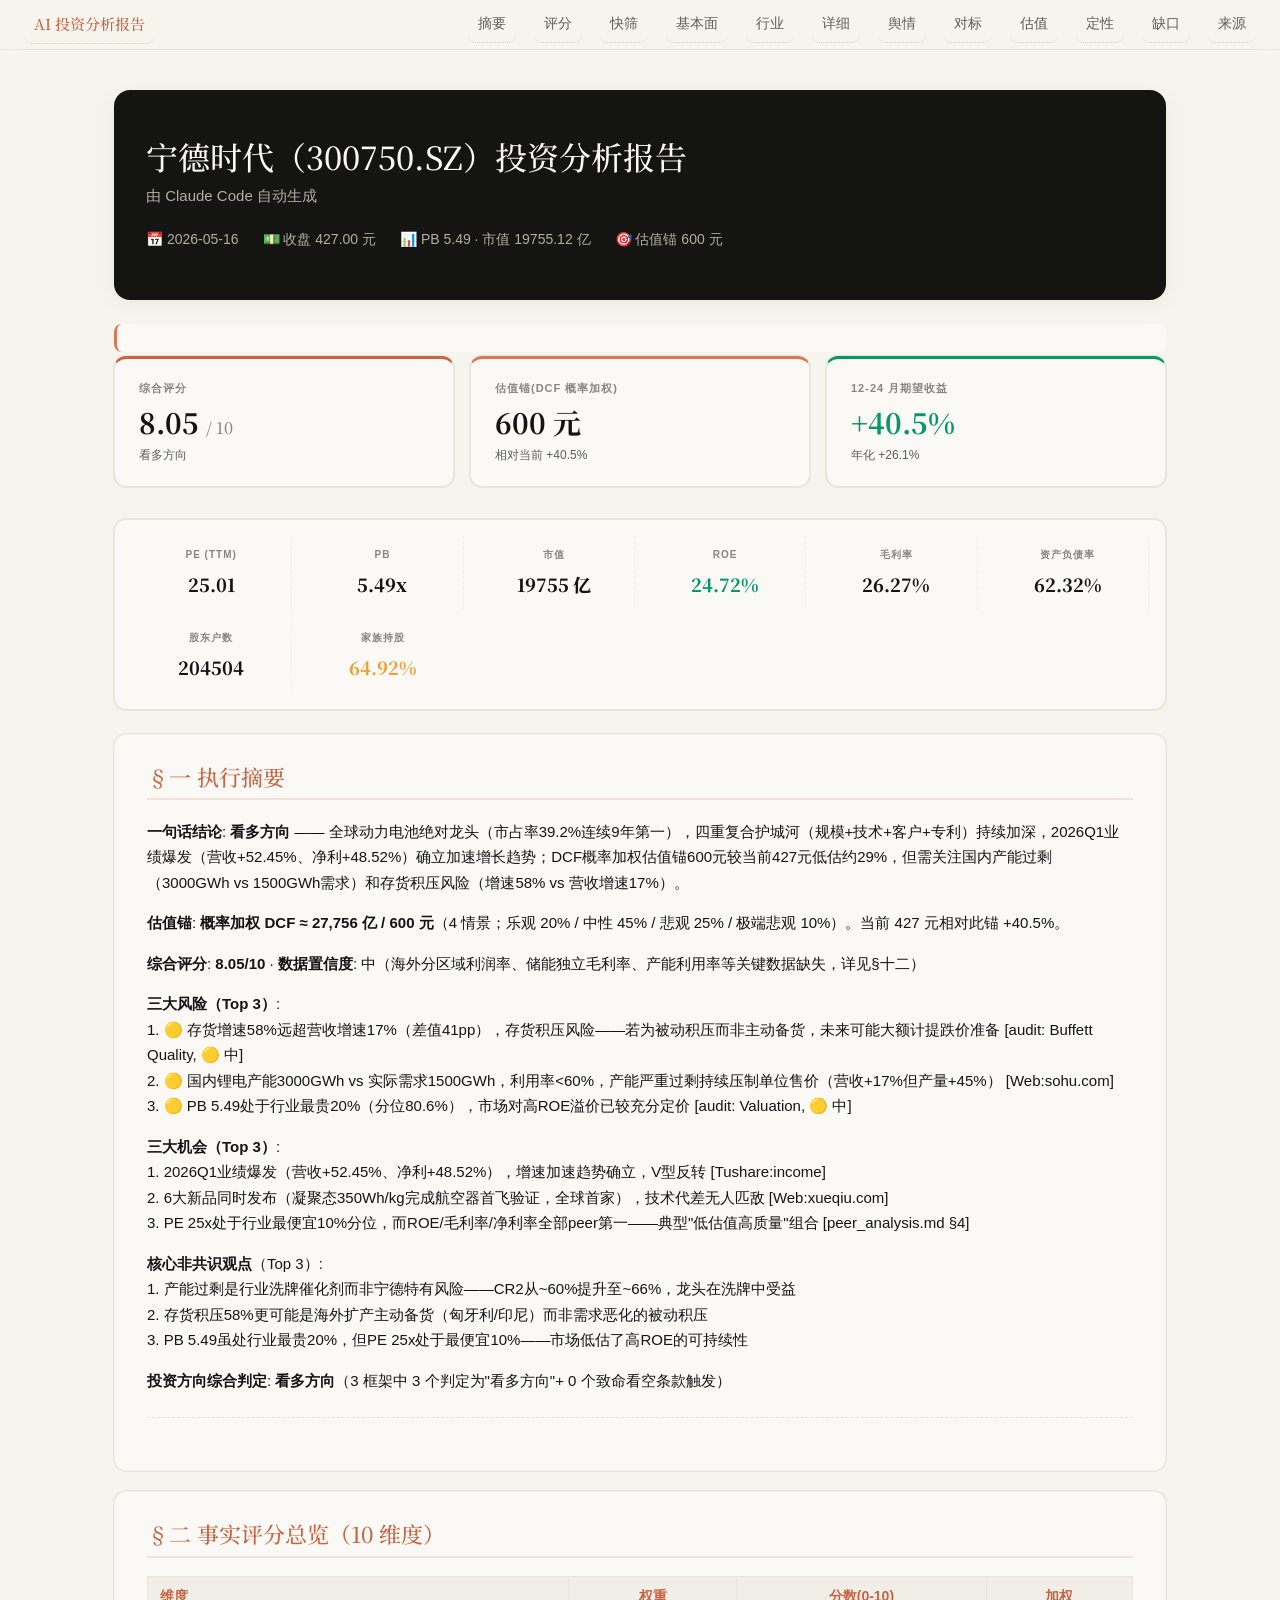
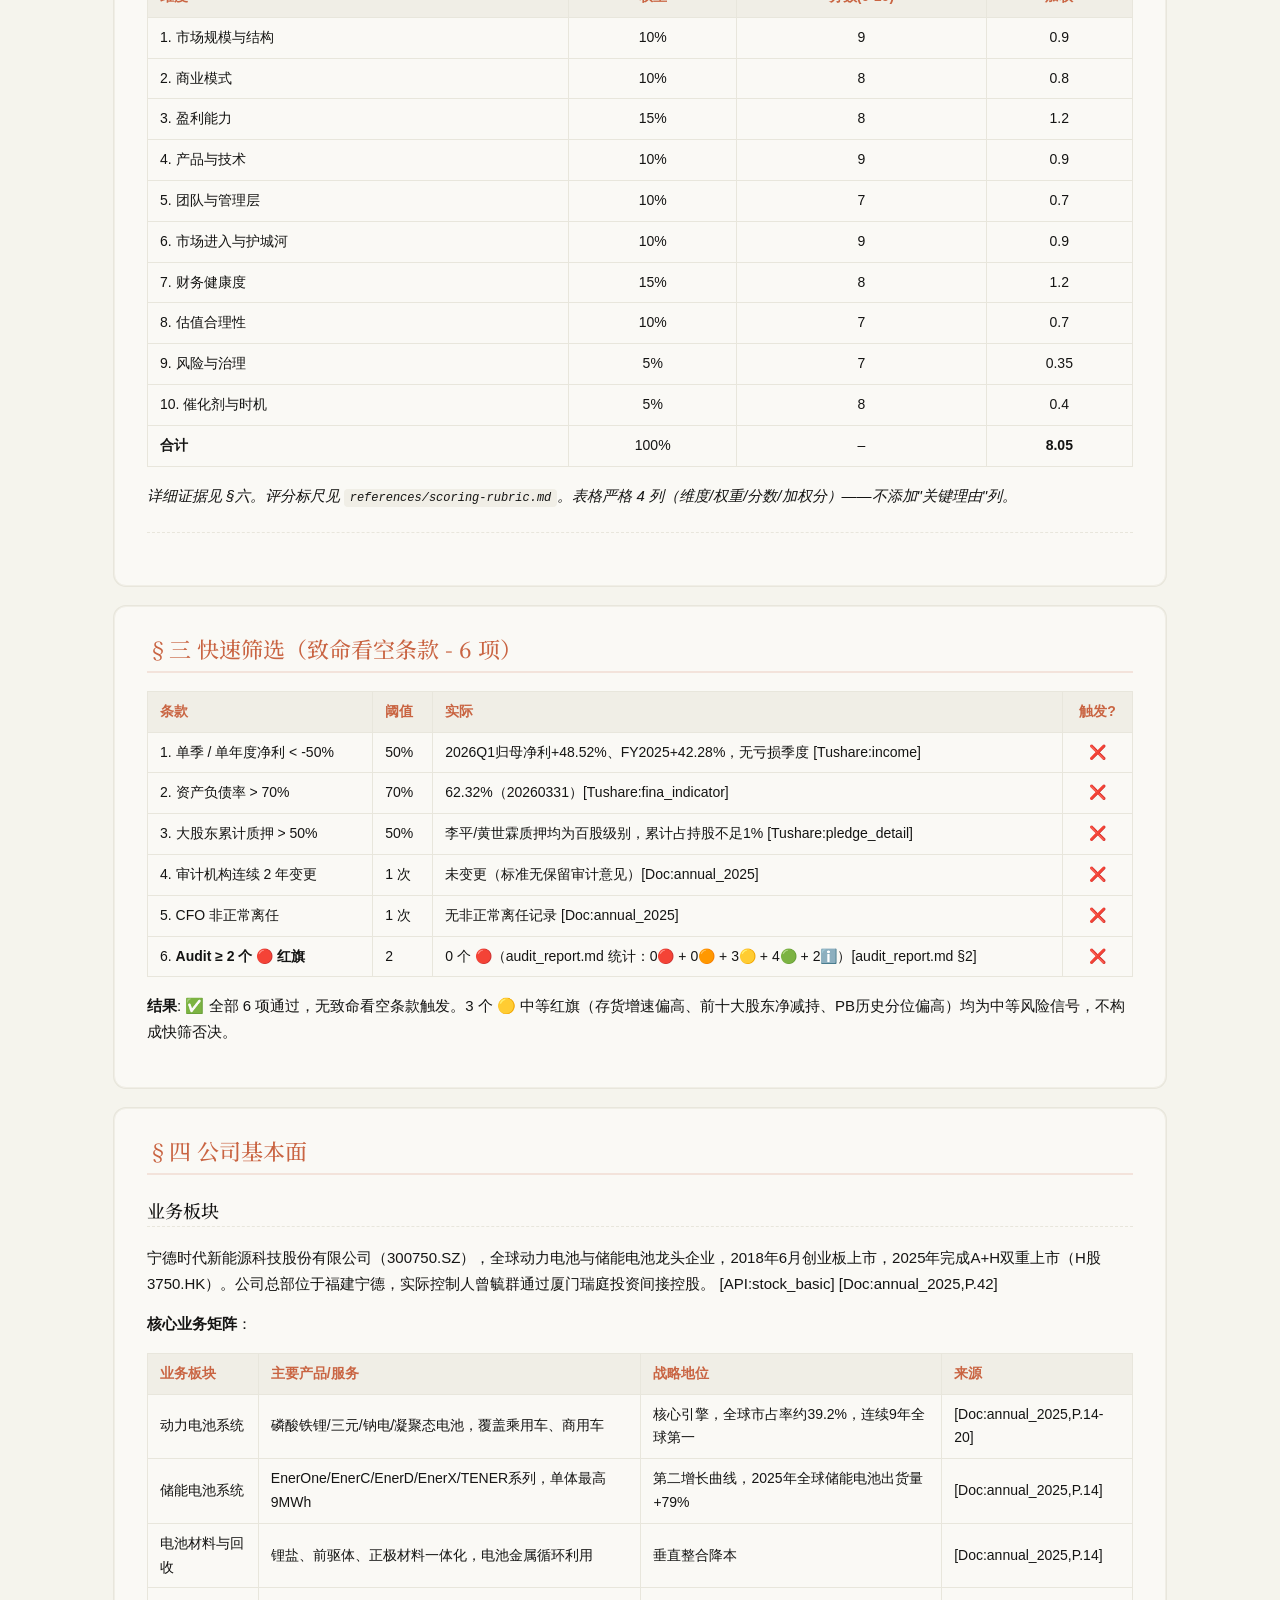
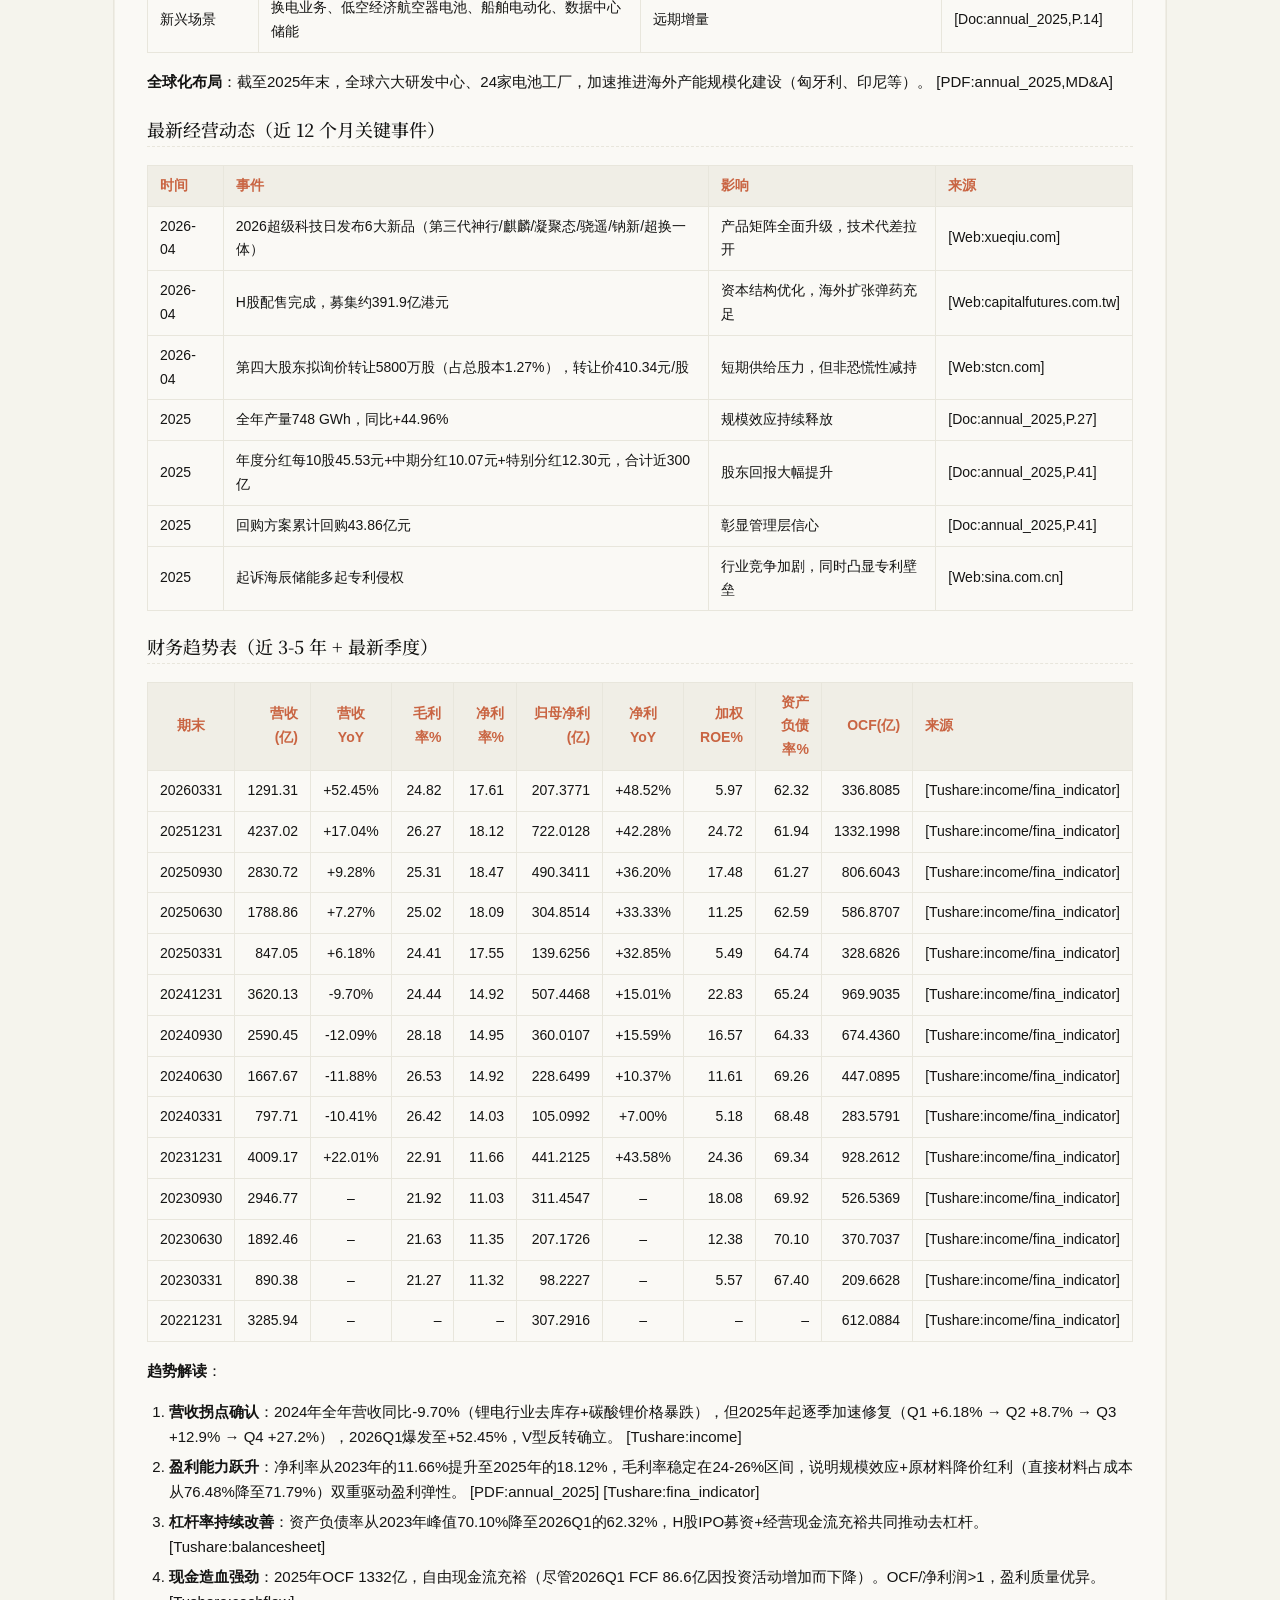
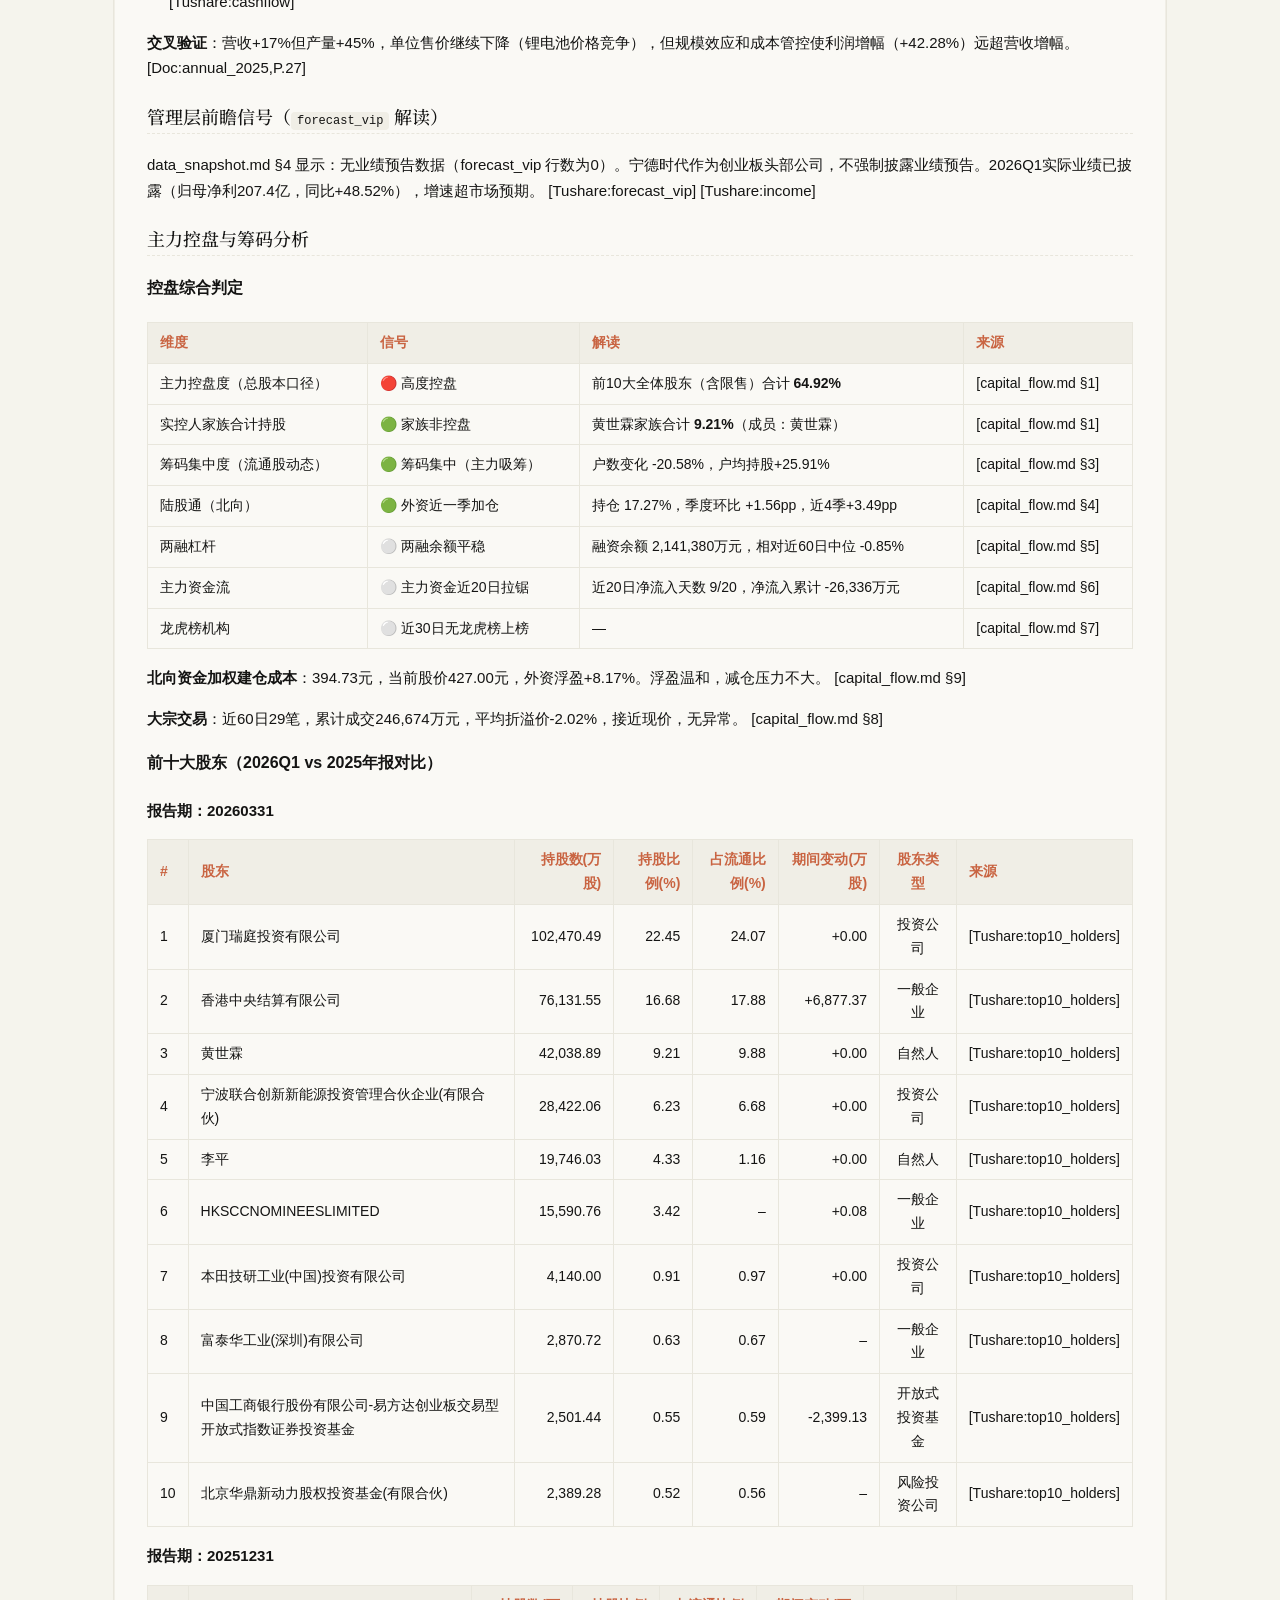
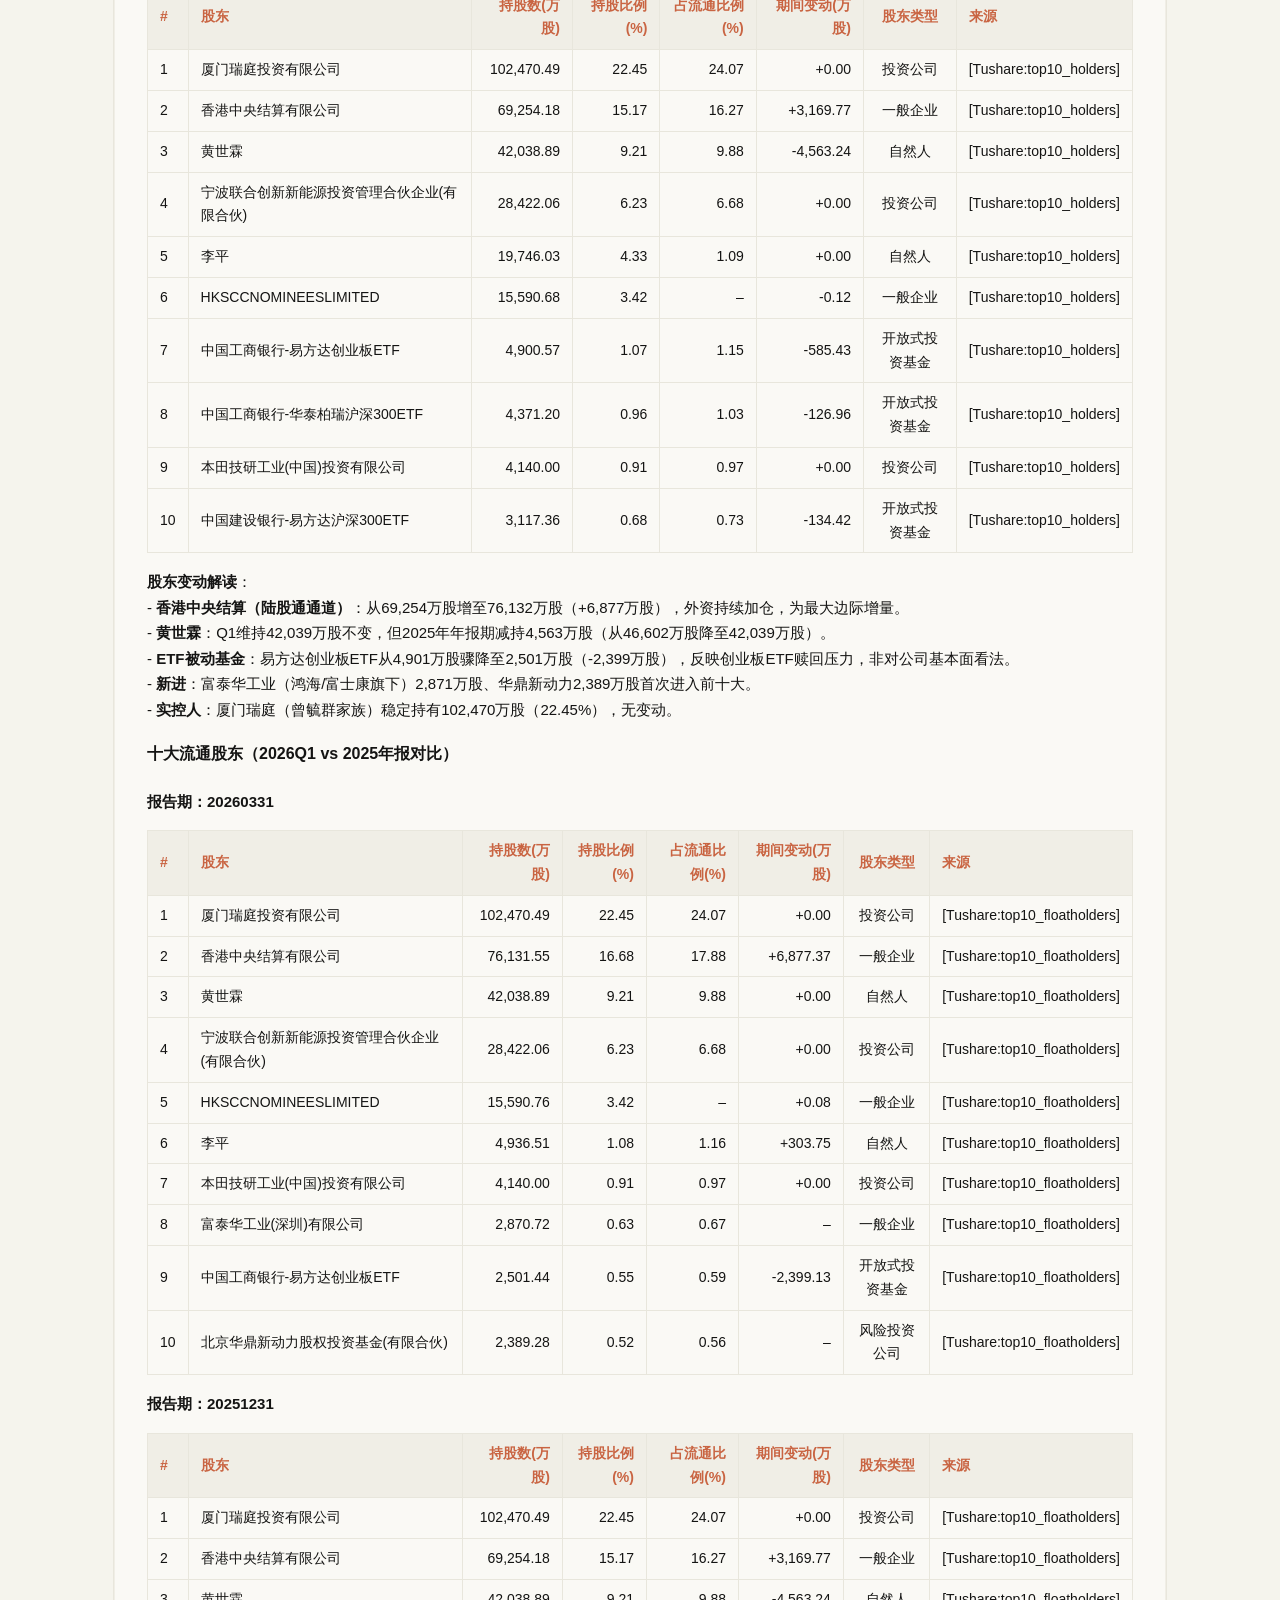
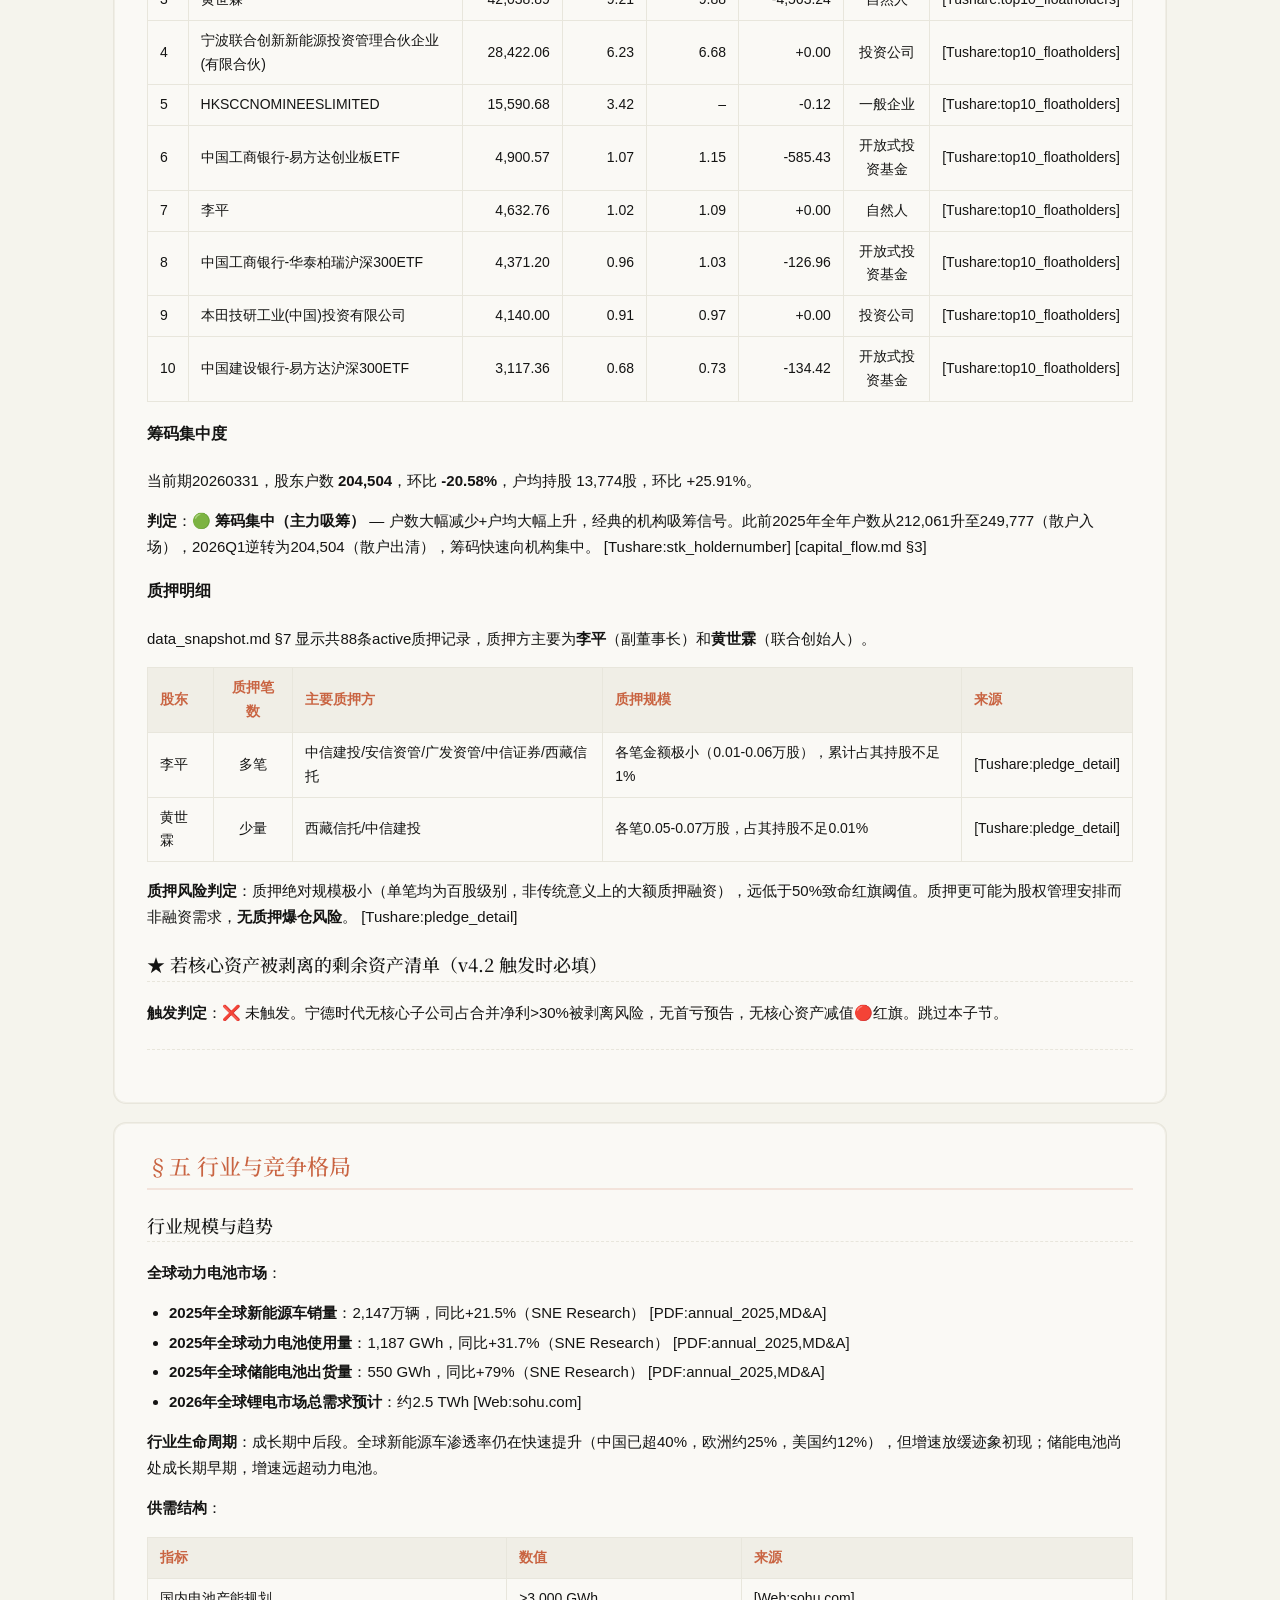
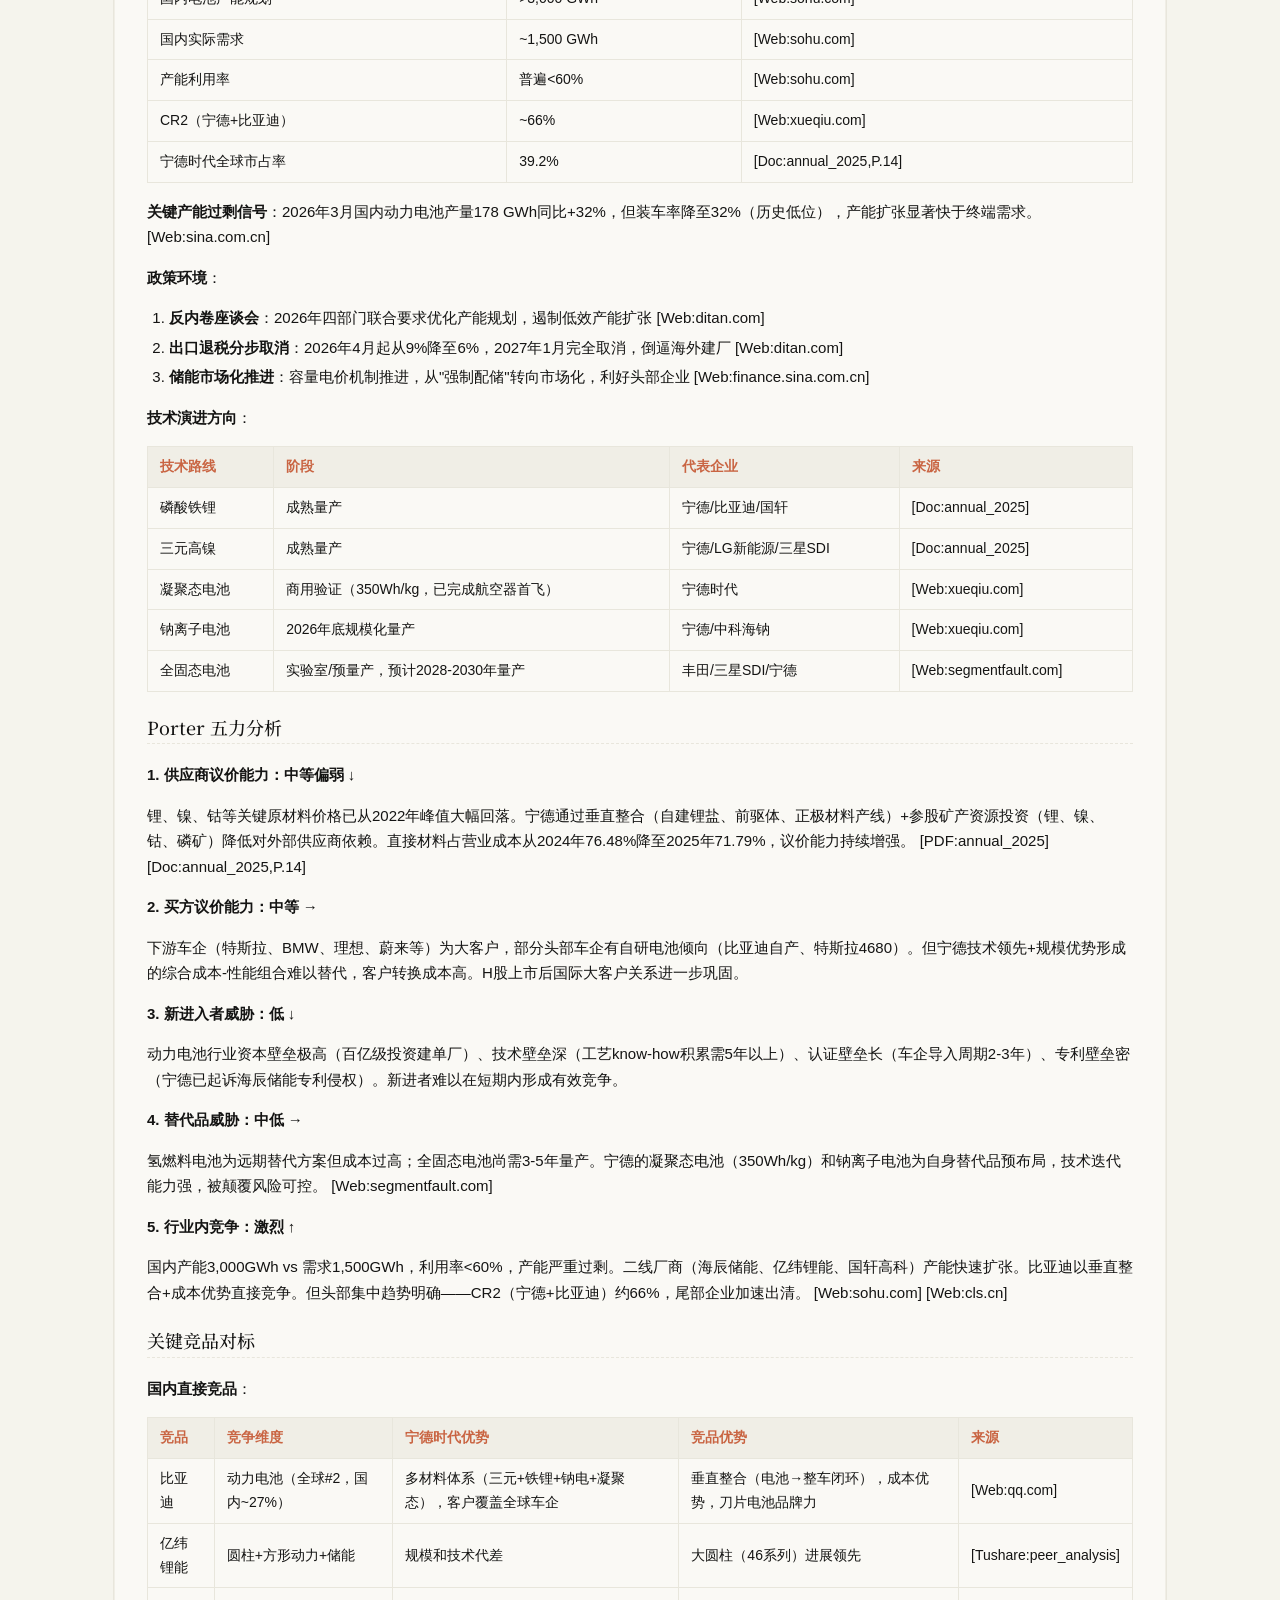
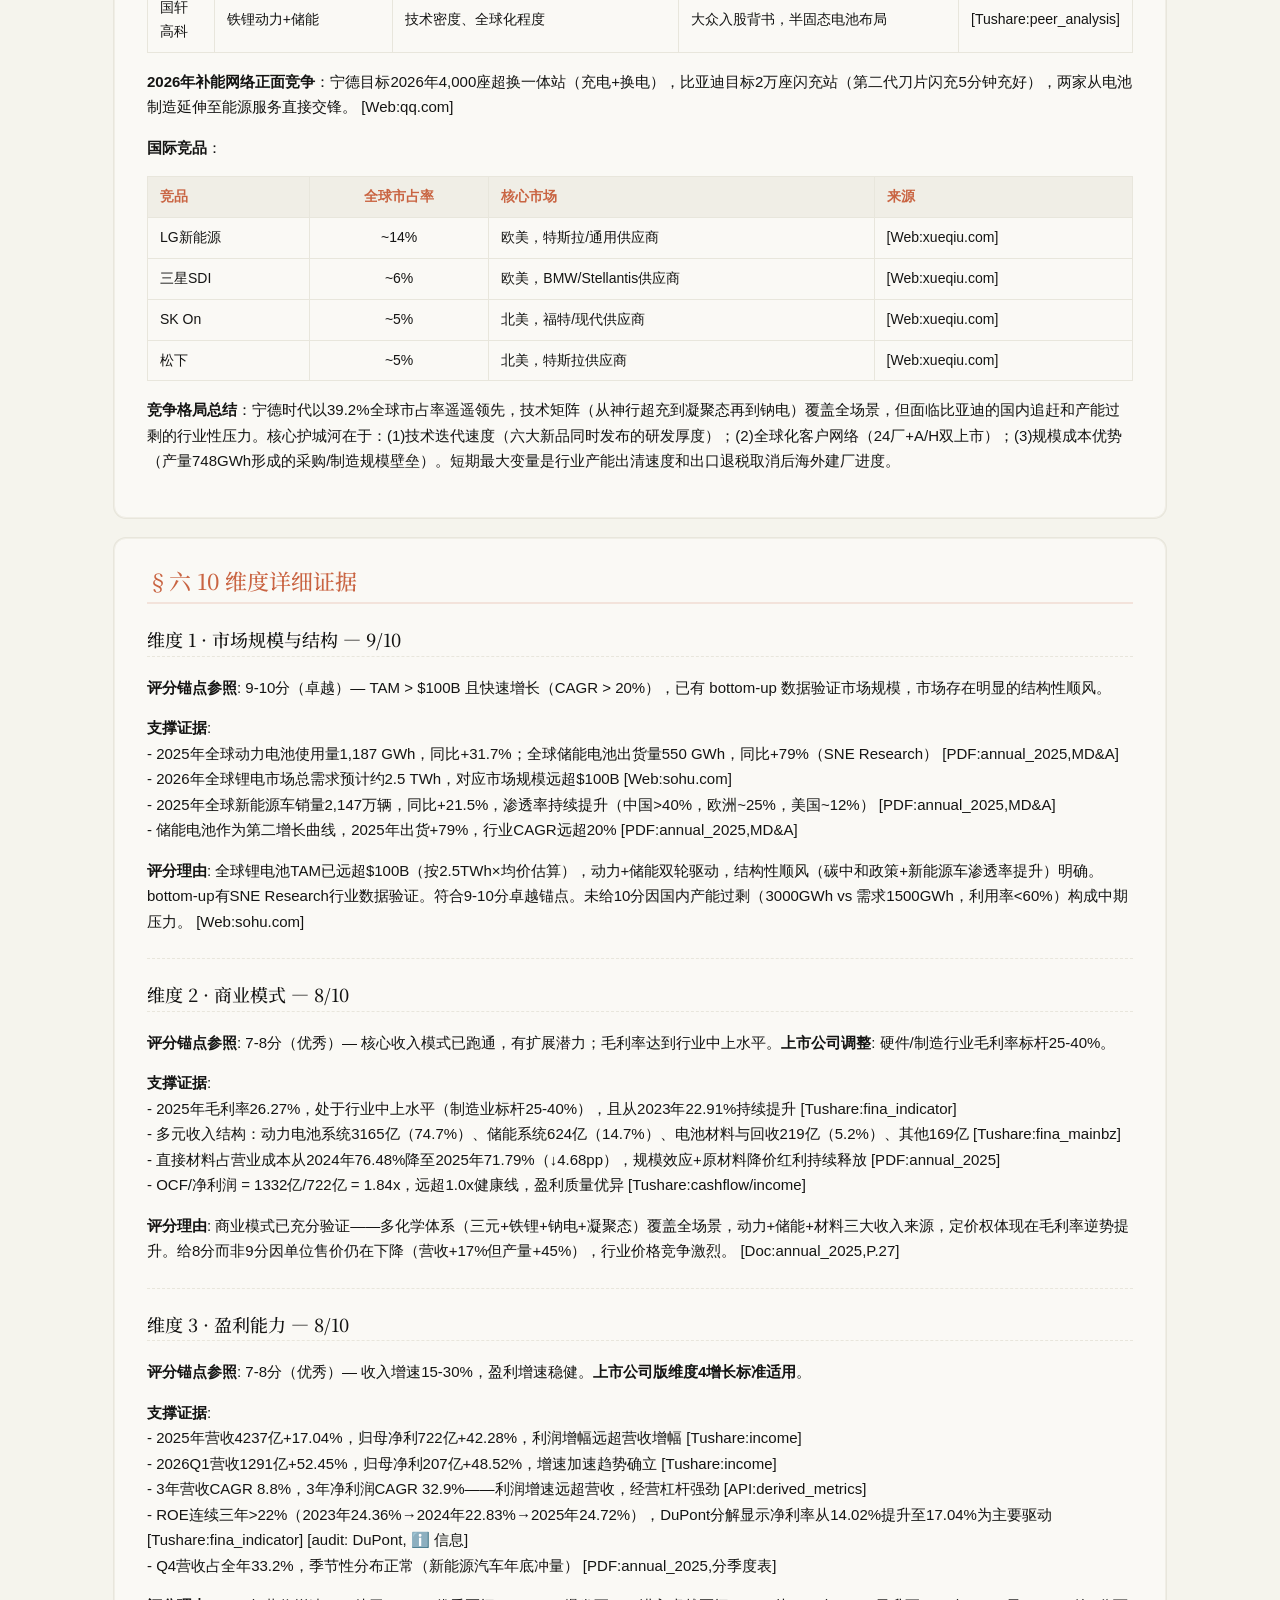
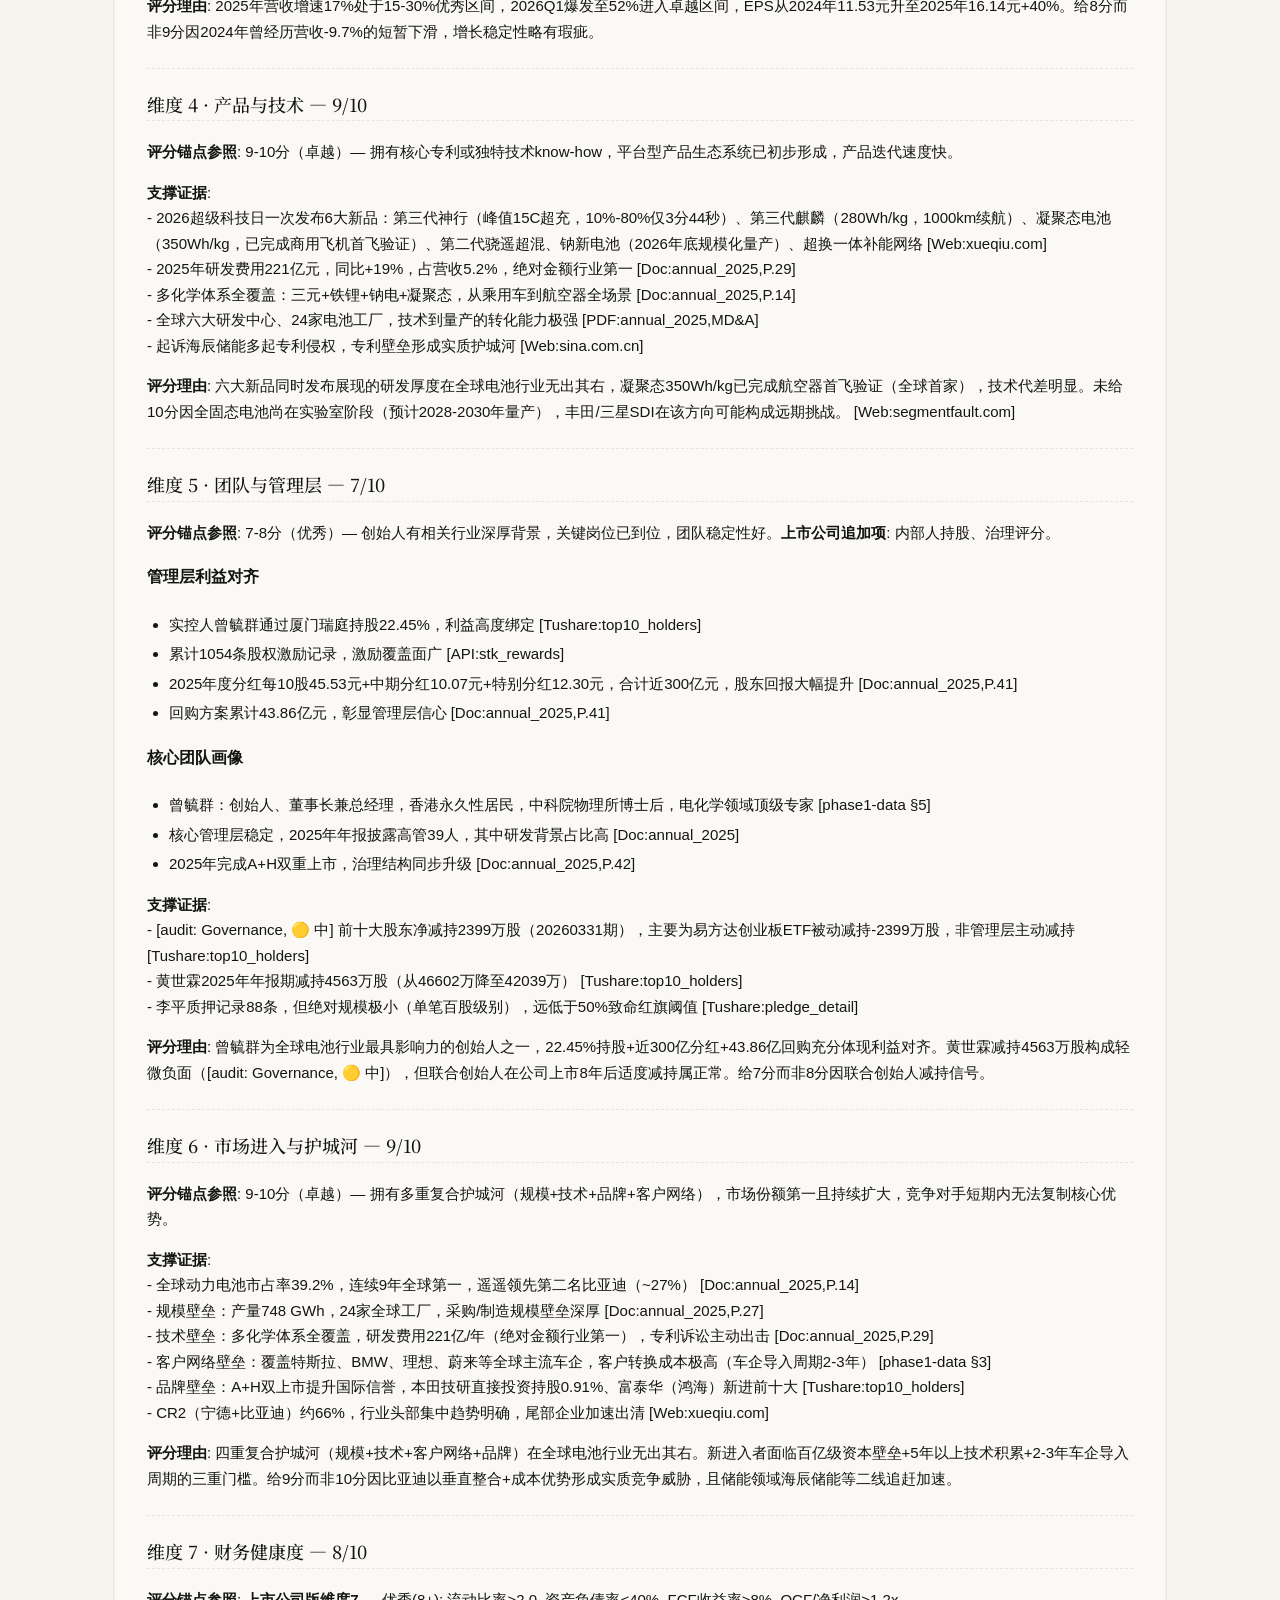
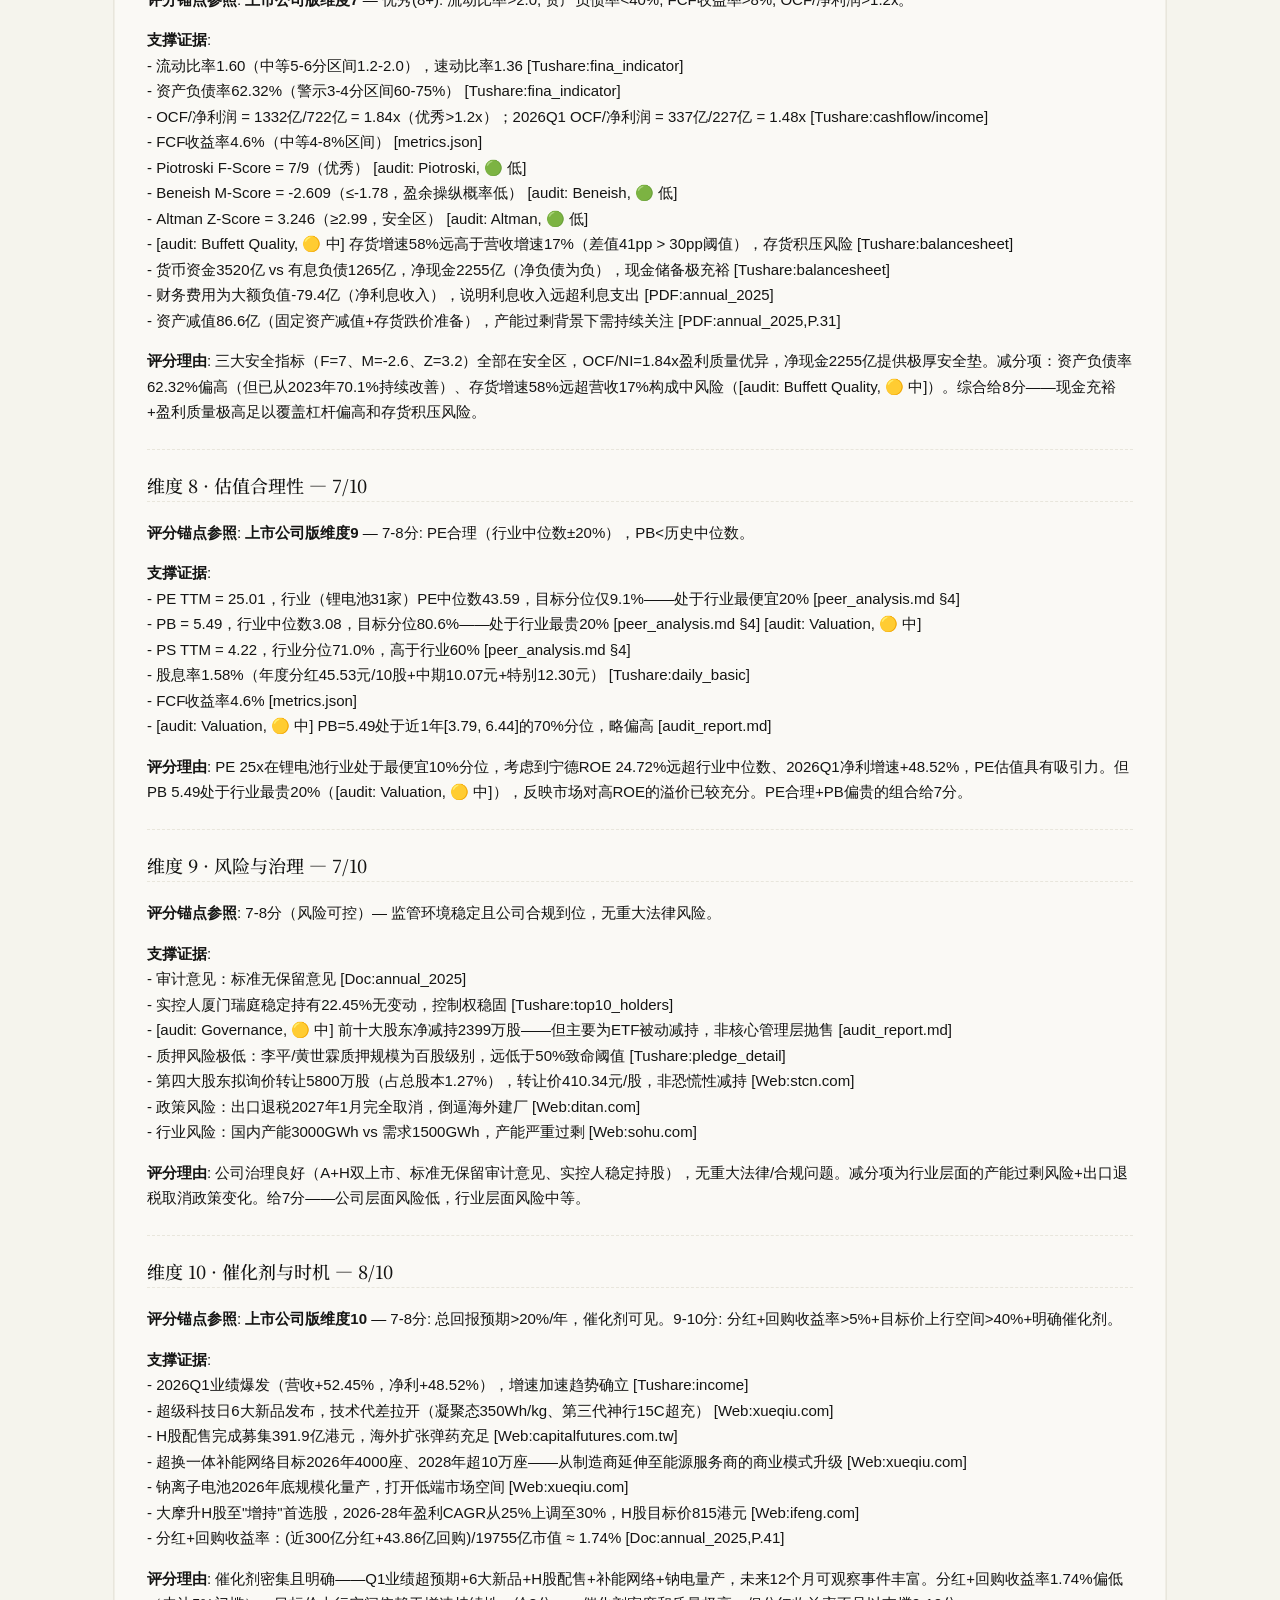
<file: reports/300750_宁德时代/分析报告_dashboard.html>
<!DOCTYPE html>
<html lang="zh-CN">
<head>
<meta charset="UTF-8">
<meta name="viewport" content="width=device-width, initial-scale=1">
<title>宁德时代（300750.SZ）投资分析报告 — 2026-05-16</title>
<link rel="preconnect" href="https://fonts.googleapis.com">
<link href="https://fonts.googleapis.com/css2?family=Noto+Serif+SC:wght@400;500;700&display=swap" rel="stylesheet">
<style>
/* ============================================================
   Claude Code Company Analysis · Report Styles v5.0
   单一 CSS 真相源 — 由 assets/html/base.html 加载并内联
   禁止在 Phase 6 Part B 中自创颜色值或变量名
   v5.0: Claude Design Language — 温暖羊皮纸 + 赤陶色主调 + 衬线标题
         Bloomberg 风险色保留(红/琥珀/黄/绿)
   ============================================================ */

:root {
  /* 主色 — Claude Terracotta */
  --c-primary: #c96442;
  --c-primary-light: #f0eee6;
  --c-primary-dark: #a14e2f;
  --c-accent: #d97757;

  /* Bloomberg 风格风险等级(高对比) — 保留不变 */
  --c-risk-red:    #dc2626;
  --c-risk-red-bg: #fef2f2;
  --c-risk-amber:  #e8a33a;
  --c-risk-amber-bg: #fff7ed;
  --c-risk-yellow: #fbbf24;
  --c-risk-yellow-bg: #fffbeb;
  --c-risk-green:  #059669;
  --c-risk-green-bg: #ecfdf5;

  /* 语义色 (保留 v4.3 alias) */
  --c-green: var(--c-risk-green);
  --c-green-bg: var(--c-risk-green-bg);
  --c-yellow: #d97706;
  --c-yellow-bg: #fffbeb;
  --c-red: var(--c-risk-red);
  --c-red-bg: var(--c-risk-red-bg);

  /* Claude 暖灰度系 */
  --c-gray-50:  #faf9f5;  /* Ivory */
  --c-gray-100: #f0eee6;  /* Border Cream */
  --c-gray-200: #e8e6dc;  /* Border Warm */
  --c-gray-500: #87867f;  /* Stone Gray */
  --c-gray-700: #5e5d59;  /* Olive Gray */
  --c-gray-900: #141413;  /* Near Black */

  /* Claude 表面色 */
  --c-parchment: #f5f4ed;
  --c-ivory: #faf9f5;
  --c-warm-sand: #e8e6dc;
  --c-dark-surface: #30302e;
  --c-warm-silver: #b0aea5;
  --c-dark-warm: #3d3d3a;

  /* Morningstar 卡片化 — 迁移到暖色 */
  --c-card-border:  #e8e6dc;
  --c-card-header:  #faf9f5;
  --c-card-hover:   rgba(201,100,66,0.04);

  /* 形状 — Claude ring shadow 系统 */
  --radius: 12px;
  --shadow: 0px 0px 0px 1px #e8e6dc;
  --shadow-md: 0px 0px 0px 1px #d1cfc5;
  --shadow-lg: rgba(0,0,0,0.05) 0px 4px 24px;

  /* Variant Perception 紫 — 保留 */
  --c-variant: #7a4dab;
  --c-variant-bg: #f3eeff;

  /* v4.6 sidebar 布局(弃用但保持兼容) */
  --sidebar-width: 260px;
  --sidebar-gap: 24px;
}

* { box-sizing: border-box; }

body {
  font-family: -apple-system, BlinkMacSystemFont, "Segoe UI", Roboto,
               "PingFang SC", "Noto Sans SC", "Microsoft YaHei", sans-serif;
  background: var(--c-parchment);
  color: var(--c-gray-900);
  margin: 0;
  padding: 0;
  line-height: 1.7;
  font-size: 15px;
}

/* Claude 衬线标题族 */
h1, h2, h3 {
  font-family: Georgia, "Noto Serif SC", "Songti SC", serif;
  font-weight: 500;
}

.container {
  max-width: 1100px;
  margin: 0 auto;
  padding: 40px 24px 80px;
}

/* ---------- 3.1 Sticky 顶部导航栏 ---------- */
.top-nav {
  position: sticky;
  top: 0;
  z-index: 200;
  display: flex;
  align-items: center;
  gap: 18px;
  height: 50px;
  padding: 0 24px;
  backdrop-filter: blur(12px);
  -webkit-backdrop-filter: blur(12px);
  background: rgba(245,244,237,0.85);
  border-bottom: 1px solid var(--c-gray-200);
  font-size: 14px;
}
.top-nav .nav-brand {
  font-family: Georgia, "Noto Serif SC", serif;
  font-weight: 500;
  color: var(--c-primary);
  text-decoration: none;
  margin-right: auto;
  font-size: 15px;
}
.top-nav a {
  color: var(--c-gray-700);
  text-decoration: none;
  padding: 6px 10px;
  border-radius: 8px;
  transition: background .15s, color .15s;
}
.top-nav a:hover {
  background: rgba(201,100,66,0.08);
  color: var(--c-primary);
}

/* ---------- Header Hero ---------- */
header.hero {
  background: var(--c-gray-900);
  color: var(--c-ivory);
  padding: 48px 32px;
  border-radius: 16px;
  margin-bottom: 32px;
  box-shadow: var(--shadow-lg);
}
header.hero h1 {
  font-size: 32px;
  margin: 0 0 8px;
  font-weight: 500;
  line-height: 1.15;
  color: var(--c-ivory);
}
header.hero .subtitle {
  color: var(--c-warm-silver);
  font-size: 15px;
}
header.hero .meta {
  display: flex; flex-wrap: wrap; gap: 24px;
  margin-top: 20px; font-size: 14px;
  color: var(--c-warm-silver);
}

/* ---------- Section (每个 §一到§十五 一个) ---------- */
.section {
  background: var(--c-ivory);
  padding: 28px 32px;
  margin: 20px 0;
  border-radius: var(--radius);
  border: 1px solid var(--c-gray-100);
  box-shadow: var(--shadow);
}
.section h2 {
  font-family: Georgia, "Noto Serif SC", "Songti SC", serif;
  color: var(--c-primary);
  border-bottom: 2px solid rgba(201,100,66,0.15);
  padding-bottom: 8px;
  margin-top: 0;
  font-size: 22px;
  font-weight: 500;
  line-height: 1.25;
}
.section h3 {
  font-family: Georgia, "Noto Serif SC", "Songti SC", serif;
  color: var(--c-gray-900);
  font-size: 18px;
  font-weight: 500;
  margin-top: 24px;
  border-bottom: 1px dashed var(--c-gray-200);
  padding-bottom: 4px;
  line-height: 1.3;
}
.section h4 { color: var(--c-gray-900); font-size: 16px; margin-top: 18px; }

/* Variant Perception 章节专用紫色强调 */
.section.variant-perception {
  border-left: 4px solid var(--c-variant);
  background: linear-gradient(to right, var(--c-variant-bg) 0%, var(--c-ivory) 3%);
}
.section.variant-perception h2 {
  color: var(--c-variant);
  border-bottom-color: var(--c-variant-bg);
}

/* ---------- 3.2 评分环形图 (SVG) ---------- */
.score-ring {
  display: inline-block;
  position: relative;
}
.score-ring svg { display: block; }
.score-ring .score-text {
  position: absolute;
  inset: 0;
  display: flex;
  flex-direction: column;
  align-items: center;
  justify-content: center;
}
.score-ring .score-text .num {
  font-size: 32px;
  font-weight: 700;
  color: var(--c-primary);
  font-family: Georgia, "Noto Serif SC", serif;
}
.score-ring .score-text .label {
  font-size: 11px;
  color: var(--c-gray-500);
}

/* ---------- 3.3 维度评分条形图 ---------- */
.dimension-bar {
  display: grid;
  grid-template-columns: 1fr 48px 3fr 56px;
  align-items: center;
  gap: 12px;
  margin: 10px 0;
  font-size: 14px;
}
.dimension-bar .dim-name { color: var(--c-gray-700); }
.dimension-bar .dim-score {
  font-weight: 600;
  text-align: right;
  color: var(--c-primary);
  font-family: Georgia, "Noto Serif SC", serif;
}
.dimension-bar .dim-progress {
  height: 10px;
  background: var(--c-gray-100);
  border-radius: 5px;
  overflow: hidden;
}
.dimension-bar .dim-progress .fill { height: 100%; border-radius: 5px; }
.dimension-bar .dim-progress .fill.tier1 { background: linear-gradient(90deg, var(--c-primary), var(--c-primary-dark)); }
.dimension-bar .dim-progress .fill.tier2 { background: linear-gradient(90deg, #8b5cf6, #6d28d9); }
.dimension-bar .dim-progress .fill.tier3 { background: linear-gradient(90deg, var(--c-accent), var(--c-primary)); }
.dimension-bar .dim-weight { text-align: right; color: var(--c-gray-500); font-size: 12px; }

/* ---------- 3.4 三色情景卡片 ---------- */
.scenario-grid {
  display: grid;
  grid-template-columns: repeat(auto-fit, minmax(200px, 1fr));
  gap: 12px;
  margin: 16px 0;
}
.scenario {
  padding: 16px;
  border-radius: var(--radius);
  border-left: 4px solid;
}
.scenario .label { font-size: 12px; color: var(--c-gray-500); text-transform: uppercase; letter-spacing: 1px; }
.scenario .big-num {
  font-size: 28px;
  font-weight: 700;
  margin: 4px 0 8px;
  font-family: Georgia, "Noto Serif SC", serif;
}
.scenario .detail { font-size: 13px; color: var(--c-gray-700); }
.scenario.bull { background: var(--c-green-bg); border-left-color: var(--c-green); }
.scenario.bull .big-num { color: var(--c-green); }
.scenario.base { background: var(--c-yellow-bg); border-left-color: var(--c-yellow); }
.scenario.base .big-num { color: var(--c-yellow); }
.scenario.bear { background: var(--c-red-bg); border-left-color: var(--c-red); }
.scenario.bear .big-num { color: var(--c-red); }
.scenario.tail { background: var(--c-dark-surface); border-left-color: var(--c-gray-900); color: var(--c-ivory); }
.scenario.tail .big-num { color: var(--c-ivory); }
.scenario.tail .detail { color: var(--c-warm-silver); }

/* ---------- 3.5 期望回报高亮条 ---------- */
.expected-return {
  background: linear-gradient(135deg, var(--c-gray-900), var(--c-primary-dark));
  color: var(--c-ivory);
  padding: 20px 28px;
  border-radius: 16px;
  margin: 20px 0;
  display: flex;
  align-items: center;
  justify-content: space-between;
  box-shadow: var(--shadow-lg);
}
.expected-return .label { font-size: 12px; color: var(--c-warm-silver); text-transform: uppercase; letter-spacing: 1px; }
.expected-return .value {
  font-size: 36px;
  font-weight: 700;
  font-family: Georgia, "Noto Serif SC", serif;
}

/* ---------- 3.6 团队名片网格 ---------- */
.team-grid {
  display: grid;
  grid-template-columns: repeat(auto-fit, minmax(200px, 1fr));
  gap: 12px;
  margin: 16px 0;
}
.team-card {
  padding: 16px;
  border: 1px solid var(--c-gray-200);
  border-radius: var(--radius);
  text-align: center;
  background: var(--c-ivory);
}
.team-card .avatar {
  width: 48px; height: 48px; border-radius: 50%;
  background: rgba(201,100,66,0.1); color: var(--c-primary);
  display: flex; align-items: center; justify-content: center;
  font-weight: 700; margin: 0 auto 8px; font-size: 18px;
  font-family: Georgia, "Noto Serif SC", serif;
}
.team-card .name { font-weight: 600; }
.team-card .role { color: var(--c-gray-500); font-size: 13px; margin-top: 4px; }

/* ---------- 3.7 风险矩阵 ---------- */
.risk-item {
  display: grid;
  grid-template-columns: 20px 1fr auto;
  gap: 12px;
  align-items: start;
  padding: 12px;
  border-left: 4px solid;
  background: var(--c-gray-50);
  border-radius: 8px;
  margin: 8px 0;
}
.risk-item.high   { border-left-color: var(--c-red);    background: var(--c-red-bg); }
.risk-item.medium { border-left-color: var(--c-yellow); background: var(--c-yellow-bg); }
.risk-item.low    { border-left-color: var(--c-green);  background: var(--c-green-bg); }
.risk-item .dot {
  width: 12px; height: 12px; border-radius: 50%; margin-top: 4px;
}
.risk-item.high   .dot { background: var(--c-red); }
.risk-item.medium .dot { background: var(--c-yellow); }
.risk-item.low    .dot { background: var(--c-green); }

/* ---------- 3.8 融资时间轴 ---------- */
.timeline {
  display: flex;
  align-items: center;
  gap: 0;
  margin: 24px 0;
  overflow-x: auto;
  padding: 8px 0;
}
.timeline .tl-node {
  flex: 0 0 auto;
  text-align: center;
  padding: 0 14px;
  position: relative;
}
.timeline .tl-node::before {
  content: '';
  width: 14px; height: 14px; border-radius: 50%;
  background: var(--c-gray-200); display: block; margin: 0 auto 8px;
}
.timeline .tl-node.current::before {
  background: var(--c-primary);
  box-shadow: 0 0 0 4px rgba(201,100,66,0.15);
}
.timeline .tl-node .year { font-size: 12px; color: var(--c-gray-500); }
.timeline .tl-node .round { font-weight: 600; font-size: 13px; }
.timeline .tl-node .amount { font-size: 11px; color: var(--c-gray-700); }

/* ---------- 3.9 情绪量表 ---------- */
.sentiment-bar {
  position: relative;
  height: 12px;
  border-radius: 6px;
  background: linear-gradient(to right, var(--c-red) 0%, var(--c-yellow) 50%, var(--c-green) 100%);
  margin: 20px 0 32px;
}
.sentiment-bar .pointer {
  position: absolute;
  top: -8px;
  width: 4px; height: 28px;
  background: var(--c-gray-900);
  border-radius: 2px;
  transform: translateX(-50%);
}
.sentiment-bar .pointer::after {
  content: attr(data-label);
  position: absolute;
  top: 32px; left: 50%; transform: translateX(-50%);
  white-space: nowrap;
  font-size: 11px;
  background: var(--c-gray-900);
  color: var(--c-ivory);
  padding: 2px 8px;
  border-radius: 6px;
}

/* ---------- v2 组件 · 估值区间可视化 ---------- */
.valuation-range {
  position: relative;
  height: 28px;
  background: var(--c-gray-100);
  border-radius: 6px;
  margin: 10px 0;
}
.valuation-range .range {
  position: absolute;
  top: 4px; bottom: 4px;
  border-radius: 4px;
  opacity: 0.6;
}
.valuation-range .range.dcf { background: var(--c-primary); }
.valuation-range .range.comparable { background: var(--c-green); }
.valuation-range .range.transaction { background: var(--c-yellow); }
.valuation-range .label-row {
  display: grid;
  grid-template-columns: 80px 1fr;
  gap: 8px;
  align-items: center;
  font-size: 12px;
}

/* ---------- v2 组件 · 星级评估 ---------- */
.star-filled { color: var(--c-accent); }
.star-empty  { color: var(--c-gray-200); }

/* ---------- v2 组件 · 信息缺口优先级 badge ---------- */
.badge {
  display: inline-block;
  padding: 2px 10px;
  border-radius: 12px;
  font-size: 12px;
  font-weight: 600;
}
.badge.critical { background: var(--c-red-bg);    color: var(--c-red); }
.badge.important{ background: var(--c-yellow-bg); color: var(--c-yellow); }
.badge.minor    { background: var(--c-green-bg);  color: var(--c-green); }

/* ---------- 通用 Table ---------- */
table {
  width: 100%;
  border-collapse: collapse;
  margin: 16px 0;
  font-size: 14px;
}
th, td {
  border: 1px solid var(--c-gray-200);
  padding: 8px 12px;
  text-align: left;
}
th {
  background: var(--c-gray-100);
  color: var(--c-primary);
  font-weight: 600;
}
tr:nth-child(even) td { background: var(--c-gray-50); }

/* ---------- 通用文本 ---------- */
strong { color: var(--c-gray-900); font-weight: 600; }
code {
  background: var(--c-gray-100);
  padding: 2px 6px;
  border-radius: 4px;
  font-size: 12px;
}
blockquote {
  border-left: 4px solid var(--c-primary);
  padding: 10px 16px;
  color: var(--c-gray-700);
  background: rgba(201,100,66,0.05);
  border-radius: 8px;
  margin: 12px 0;
}
hr { border: none; border-top: 1px dashed var(--c-gray-200); margin: 24px 0; }
ul, ol { padding-left: 22px; }
li { margin: 4px 0; }
a {
  color: var(--c-primary);
  text-decoration: none;
  border-bottom: 1px dotted rgba(201,100,66,0.3);
}
a:hover { color: var(--c-accent); }

footer {
  text-align: center;
  color: var(--c-gray-500);
  padding: 32px 0 16px;
  font-size: 12px;
  border-top: 1px solid var(--c-gray-200);
  margin-top: 48px;
}

/* ---------- 响应式 ---------- */
@media (max-width: 768px) {
  .container { padding: 20px 16px 60px; }
  header.hero { padding: 24px 16px; }
  header.hero h1 { font-size: 24px; }
  .section { padding: 16px; }
  .scenario-grid, .team-grid { grid-template-columns: 1fr; }
  table { font-size: 12px; }
  table th, table td { padding: 6px 8px; }
}

/* ============================================================
   v4.6 新增: 6 个大厂风格组件 (迁移至 Claude 设计语言)
   ============================================================ */

/* ---------- v4.6-1. 前置评级卡 ---------- */
.rating-trio {
  display: grid;
  grid-template-columns: repeat(3, 1fr);
  gap: 16px;
  margin: -16px 0 32px;
}
.rating-card {
  background: var(--c-ivory);
  border: 1px solid var(--c-card-border);
  border-top: 3px solid var(--c-primary);
  border-radius: var(--radius);
  padding: 20px 24px;
  box-shadow: var(--shadow);
  transition: transform .15s, box-shadow .15s;
}
.rating-card:hover {
  transform: translateY(-2px);
  box-shadow: var(--shadow-lg);
}
.rating-card--score  { border-top-color: var(--c-primary); }
.rating-card--anchor { border-top-color: var(--c-accent); }
.rating-card--return { border-top-color: var(--c-risk-green); }
.rating-card--return.negative { border-top-color: var(--c-risk-red); }

.rating-card .label {
  font-size: 11px;
  color: var(--c-gray-500);
  text-transform: uppercase;
  letter-spacing: 1px;
  font-weight: 600;
  margin-bottom: 8px;
}
.rating-card .value {
  font-size: 28px;
  font-weight: 700;
  color: var(--c-gray-900);
  line-height: 1.2;
  margin-bottom: 6px;
  font-family: Georgia, "Noto Serif SC", serif;
}
.rating-card .value .out-of {
  font-size: 16px;
  color: var(--c-gray-500);
  font-weight: 500;
}
.rating-card .value.negative { color: var(--c-risk-red); }
.rating-card .value.positive { color: var(--c-risk-green); }
.rating-card .sub {
  font-size: 12px;
  color: var(--c-gray-700);
}

/* ---------- v4.6-2. 彩条风险卡 (Bloomberg 等级色保留) ---------- */
.risk-card-v2 {
  display: grid;
  grid-template-columns: 4px 1fr auto;
  gap: 14px;
  align-items: center;
  padding: 14px 16px 14px 0;
  margin: 8px 0;
  background: var(--c-ivory);
  border: 1px solid var(--c-card-border);
  border-radius: var(--radius);
  overflow: hidden;
  transition: background .15s;
}
.risk-card-v2:hover { background: var(--c-card-hover); }
.risk-card-v2.risk-critical { border-left-width: 0; background: linear-gradient(to right, var(--c-risk-red-bg) 0%, var(--c-ivory) 6%); }
.risk-card-v2.risk-high     { background: linear-gradient(to right, var(--c-risk-amber-bg) 0%, var(--c-ivory) 6%); }
.risk-card-v2.risk-medium   { background: linear-gradient(to right, var(--c-risk-yellow-bg) 0%, var(--c-ivory) 6%); }
.risk-card-v2.risk-low      { background: linear-gradient(to right, var(--c-risk-green-bg) 0%, var(--c-ivory) 6%); }
.risk-card-v2 .left-bar { align-self: stretch; width: 4px; }
.risk-card-v2.risk-critical .left-bar { background: var(--c-risk-red); }
.risk-card-v2.risk-high     .left-bar { background: var(--c-risk-amber); }
.risk-card-v2.risk-medium   .left-bar { background: var(--c-risk-yellow); }
.risk-card-v2.risk-low      .left-bar { background: var(--c-risk-green); }
.risk-card-v2 .title { font-weight: 600; color: var(--c-gray-900); margin-bottom: 3px; }
.risk-card-v2 .body  { font-size: 13px; color: var(--c-gray-700); line-height: 1.5; }
.risk-card-v2 .sev-badge {
  font-size: 10px; font-weight: 700; padding: 3px 10px;
  border-radius: 12px; white-space: nowrap; letter-spacing: .5px;
}
.risk-card-v2.risk-critical .sev-badge { background: var(--c-risk-red);    color: white; }
.risk-card-v2.risk-high     .sev-badge { background: var(--c-risk-amber);  color: white; }
.risk-card-v2.risk-medium   .sev-badge { background: var(--c-risk-yellow); color: var(--c-gray-900); }
.risk-card-v2.risk-low      .sev-badge { background: var(--c-risk-green);  color: white; }

/* ---------- v4.6.2. Preamble 区 ---------- */
.preamble {
  background: var(--c-ivory);
  border-left: 3px solid var(--c-accent);
  border-radius: 8px;
  padding: 14px 20px;
  margin: -8px 0 20px;
  font-size: 13px;
  color: var(--c-gray-700);
  line-height: 1.7;
}
.preamble:empty { display: none; }
.preamble blockquote {
  margin: 0;
  padding: 0;
  border: none;
  background: transparent;
  font-size: 13px;
}
.preamble blockquote p { margin: 6px 0; }
.preamble p { margin: 6px 0; }
.preamble strong { color: var(--c-primary-dark); }
.preamble hr { display: none; }

/* ---------- v4.6.1. 关键指标横排面板 ---------- */
.metric-strip {
  display: grid;
  grid-template-columns: repeat(auto-fit, minmax(140px, 1fr));
  gap: 10px;
  margin: 0 0 24px;
  padding: 16px;
  background: var(--c-ivory);
  border: 1px solid var(--c-card-border);
  border-radius: var(--radius);
  box-shadow: var(--shadow);
}
.metric-strip .metric-chip {
  padding: 10px 14px;
  text-align: center;
  border-right: 1px dashed var(--c-gray-100);
}
.metric-strip .metric-chip:last-child { border-right: none; }
.metric-strip .metric-chip .metric-label {
  font-size: 10px;
  color: var(--c-gray-500);
  text-transform: uppercase;
  letter-spacing: 1px;
  font-weight: 700;
  margin-bottom: 6px;
}
.metric-strip .metric-chip .metric-value {
  font-size: 18px;
  font-weight: 800;
  font-variant-numeric: tabular-nums;
  color: var(--c-gray-900);
  font-family: Georgia, "Noto Serif SC", serif;
}
.metric-strip .metric-chip .metric-value.positive { color: var(--c-risk-green); }
.metric-strip .metric-chip .metric-value.negative { color: var(--c-risk-red); }
.metric-strip .metric-chip .metric-value.risk     { color: var(--c-risk-amber); }
.metric-strip .metric-chip .metric-value.critical { color: var(--c-risk-red); font-weight: 900; }
.metric-strip .metric-chip .metric-value.neutral  { color: var(--c-gray-900); }

/* ---------- v4.6 兼容: .metric-sidebar/metric-row 保留 ---------- */
.metric-sidebar {
  background: var(--c-ivory);
  border: 1px solid var(--c-card-border);
  border-radius: var(--radius);
  padding: 20px 18px;
  box-shadow: var(--shadow);
  margin: 0 0 24px;
}
.metric-sidebar h4 {
  font-size: 11px;
  color: var(--c-gray-500);
  text-transform: uppercase;
  letter-spacing: 1.5px;
  font-weight: 700;
  margin: 0 0 14px;
  padding-bottom: 10px;
  border-bottom: 1px solid var(--c-card-border);
}
.metric-sidebar .metric-row {
  display: flex;
  justify-content: space-between;
  align-items: baseline;
  padding: 10px 0;
  border-bottom: 1px dashed var(--c-gray-100);
  font-size: 13px;
}
.metric-sidebar .metric-row:last-child { border-bottom: none; }
.metric-sidebar .metric-row span { color: var(--c-gray-700); }
.metric-sidebar .metric-row strong { font-weight: 700; color: var(--c-gray-900); font-variant-numeric: tabular-nums; }
.metric-sidebar .metric-row strong.positive { color: var(--c-risk-green); }
.metric-sidebar .metric-row strong.negative { color: var(--c-risk-red); }
.metric-sidebar .metric-row strong.risk     { color: var(--c-risk-amber); font-weight: 800; }
.metric-sidebar .metric-row strong.critical { color: var(--c-risk-red);   font-weight: 800; }

/* ---------- v4.6-4. 对标卡 ---------- */
.comparison-card {
  display: grid;
  grid-template-columns: 1fr 1.3fr 1fr;
  gap: 8px;
  background: var(--c-ivory);
  border: 1px solid var(--c-card-border);
  border-radius: var(--radius);
  padding: 16px;
  margin: 12px 0;
}
.comparison-card .cmp-col {
  text-align: center;
  padding: 8px 10px;
  border-radius: 8px;
}
.comparison-card .cmp-col.center {
  background: rgba(201,100,66,0.06);
  border: 2px solid var(--c-primary);
}
.comparison-card .cmp-label { font-size: 10px; color: var(--c-gray-500); text-transform: uppercase; letter-spacing: 1px; font-weight: 600; margin-bottom: 6px; }
.comparison-card .cmp-value {
  font-size: 20px;
  font-weight: 800;
  color: var(--c-gray-900);
  font-variant-numeric: tabular-nums;
  font-family: Georgia, "Noto Serif SC", serif;
}
.comparison-card .cmp-col.center .cmp-value { font-size: 24px; color: var(--c-primary); }
.comparison-card .cmp-sub { font-size: 11px; color: var(--c-gray-500); margin-top: 4px; }
.comparison-card .cmp-bar {
  height: 6px; background: var(--c-gray-100); border-radius: 3px;
  margin-top: 8px; position: relative; overflow: hidden;
}
.comparison-card .cmp-bar .fill {
  position: absolute; left: 0; top: 0; bottom: 0;
  background: linear-gradient(90deg, var(--c-primary), var(--c-accent));
  border-radius: 3px;
}

/* ---------- v4.6-5. 深度链接 ---------- */
.deep-link {
  display: inline-flex;
  align-items: center;
  gap: 3px;
  padding: 1px 8px 1px 6px;
  font-size: 11px;
  background: rgba(201,100,66,0.08);
  color: var(--c-primary);
  border: 1px solid transparent;
  border-radius: 12px;
  text-decoration: none !important;
  vertical-align: middle;
  font-weight: 600;
  transition: background .15s, border-color .15s;
}
.deep-link::before { content: '→'; opacity: .6; }
.deep-link:hover {
  background: var(--c-primary);
  color: var(--c-ivory);
  border-color: var(--c-primary);
}
/* Target 高亮 */
.section:target {
  animation: target-pulse 1.8s ease-out;
  scroll-margin-top: 70px;
}
@keyframes target-pulse {
  0%   { box-shadow: 0 0 0 4px var(--c-accent); }
  100% { box-shadow: var(--shadow); }
}

/* ---------- v4.6-6. 微型热力图 ---------- */
.heatmap-grid {
  display: grid;
  gap: 2px;
  margin: 10px 0;
  font-size: 10px;
}
.heatmap-grid .hm-cell {
  aspect-ratio: 1 / 1;
  min-height: 28px;
  display: flex;
  align-items: center;
  justify-content: center;
  border-radius: 6px;
  font-family: ui-monospace, monospace;
  font-weight: 600;
  color: var(--c-gray-900);
}
/* 5 档颜色映射 */
.heatmap-grid .hm-cell.hm--2 { background: #fca5a5; color: #7f1d1d; }
.heatmap-grid .hm-cell.hm--1 { background: #fed7aa; color: #7c2d12; }
.heatmap-grid .hm-cell.hm-0  { background: var(--c-gray-100); }
.heatmap-grid .hm-cell.hm-1  { background: #bbf7d0; color: #14532d; }
.heatmap-grid .hm-cell.hm-2  { background: #4ade80; color: white; }
.heatmap-grid .hm-cell:hover { transform: scale(1.1); }

.heatmap-grid .hm-row-label {
  font-size: 10px;
  color: var(--c-gray-500);
  text-align: right;
  padding-right: 8px;
  align-self: center;
}

/* ---------- 响应式 ---------- */
@media (max-width: 768px) {
  .container { padding: 20px 16px 60px; }
  header.hero { padding: 24px 16px; }
  header.hero h1 { font-size: 24px; }
  .section { padding: 16px; }
  .scenario-grid, .team-grid, .rating-trio { grid-template-columns: 1fr; }
  .comparison-card { grid-template-columns: 1fr; }
  .metric-strip { grid-template-columns: repeat(2, 1fr); }
  .metric-strip .metric-chip { border-right: none; border-bottom: 1px dashed var(--c-gray-100); }
  table { font-size: 12px; }
  table th, table td { padding: 6px 8px; }
}

/* ---------- 打印 ---------- */
@media print {
  body { background: white; }
  .top-nav { display: none; }
  .section { box-shadow: none; border: 1px solid #ccc; break-inside: avoid; }
  header.hero { break-inside: avoid; }
  .metric-strip { break-inside: avoid; }
  .deep-link { color: var(--c-gray-900); background: transparent; border-color: var(--c-gray-500); }
  .deep-link::before { content: ''; }
  .deep-link::after { content: ' (见对应章节)'; font-size: 10px; color: var(--c-gray-500); }
}

</style>
</head>
<body>

<!-- ============================================================
     Sticky 顶部导航栏 — 13 章节锚点
     ============================================================ -->
<nav class="top-nav">
  <a href="../../index.html" class="nav-brand">AI 投资分析报告</a>
  <a href="#exec-summary">摘要</a>
  <a href="#scoring">评分</a>
  <a href="#screening">快筛</a>
  <a href="#fundamentals">基本面</a>
  <a href="#industry">行业</a>
  <a href="#detail">详细</a>
  <a href="#sentiment">舆情</a>
  <a href="#peers">对标</a>
  <a href="#valuation">估值</a>
  <a href="#qualitative">定性</a>
  <a href="#gaps">缺口</a>
  <a href="#sources">来源</a>
</nav>

<div class="container">

<!-- ============================================================
     Header Hero
     ============================================================ -->
<header class="hero">
  <h1>宁德时代（300750.SZ）投资分析报告</h1>
  <div class="subtitle">由 Claude Code 自动生成</div>
  <div class="meta">
    <span>📅 2026-05-16</span>
    <span>💵 收盘 427.00 元</span>
    <span>📊 PB 5.49 · 市值 19755.12 亿</span>
    <span>🎯 估值锚 600 元</span>
  </div>
</header>

<!-- ============================================================
     v4.6.2 新增: Preamble 区 — 主报告第一个 ## 之前的 blockquote / 段落
     (版本切换说明 / 数据截止注意 / meta 行的详细补充等),否则会丢失
     ============================================================ -->
<div class="preamble">
<hr />
</div>

<!-- ============================================================
     v4.6 新增: 前置评级三件套(Goldman 风格, hero 下方醒目位置)
     ============================================================ -->
<div class="rating-trio">

  <div class="rating-card rating-card--score">
    <div class="label">综合评分</div>
    <div class="value">8.05 <span class="out-of">/ 10</span></div>
    <div class="sub">看多方向</div>
  </div>
  <div class="rating-card rating-card--anchor">
    <div class="label">估值锚(DCF 概率加权)</div>
    <div class="value">600 元</div>
    <div class="sub">相对当前 +40.5%</div>
  </div>
  <div class="rating-card rating-card--return">
    <div class="label">12-24 月期望收益</div>
    <div class="value positive">+40.5%</div>
    <div class="sub">年化 +26.1%</div>
  </div>
</div>

<!-- ============================================================
     v4.6.1 关键指标横排面板(替代 v4.6 的粘性侧边栏,更简洁)
     ============================================================ -->
<div class="metric-strip">

  <div class="metric-chip">
    <div class="metric-label">PE (TTM)</div>
    <div class="metric-value neutral">25.01</div>
  </div>
  <div class="metric-chip">
    <div class="metric-label">PB</div>
    <div class="metric-value neutral">5.49x</div>
  </div>
  <div class="metric-chip">
    <div class="metric-label">市值</div>
    <div class="metric-value neutral">19755 亿</div>
  </div>
  <div class="metric-chip">
    <div class="metric-label">ROE</div>
    <div class="metric-value positive">24.72%</div>
  </div>
  <div class="metric-chip">
    <div class="metric-label">毛利率</div>
    <div class="metric-value neutral">26.27%</div>
  </div>
  <div class="metric-chip">
    <div class="metric-label">资产负债率</div>
    <div class="metric-value neutral">62.32%</div>
  </div>
  <div class="metric-chip">
    <div class="metric-label">股东户数</div>
    <div class="metric-value neutral">204504</div>
  </div>
  <div class="metric-chip">
    <div class="metric-label">家族持股</div>
    <div class="metric-value risk">64.92%</div>
  </div>
</div>

<!-- ============================================================
     §一 执行摘要
     ============================================================ -->
<div class="section" id="exec-summary">
<h2>§一 执行摘要</h2>
<p><strong>一句话结论</strong>: <strong>看多方向</strong> —— 全球动力电池绝对龙头（市占率39.2%连续9年第一），四重复合护城河（规模+技术+客户+专利）持续加深，2026Q1业绩爆发（营收+52.45%、净利+48.52%）确立加速增长趋势；DCF概率加权估值锚600元较当前427元低估约29%，但需关注国内产能过剩（3000GWh vs 1500GWh需求）和存货积压风险（增速58% vs 营收增速17%）。</p>
<p><strong>估值锚</strong>: <strong>概率加权 DCF ≈ 27,756 亿 / 600 元</strong>（4 情景；乐观 20% / 中性 45% / 悲观 25% / 极端悲观 10%）。当前 427 元相对此锚 +40.5%。</p>
<p><strong>综合评分</strong>: <strong>8.05/10</strong> · <strong>数据置信度</strong>: 中（海外分区域利润率、储能独立毛利率、产能利用率等关键数据缺失，详见§十二）</p>
<p><strong>三大风险（Top 3）</strong>:<br />
1. 🟡 存货增速58%远超营收增速17%（差值41pp），存货积压风险——若为被动积压而非主动备货，未来可能大额计提跌价准备 [audit: Buffett Quality, 🟡 中]<br />
2. 🟡 国内锂电产能3000GWh vs 实际需求1500GWh，利用率&lt;60%，产能严重过剩持续压制单位售价（营收+17%但产量+45%） [Web:sohu.com]<br />
3. 🟡 PB 5.49处于行业最贵20%（分位80.6%），市场对高ROE溢价已较充分定价 [audit: Valuation, 🟡 中]</p>
<p><strong>三大机会（Top 3）</strong>:<br />
1. 2026Q1业绩爆发（营收+52.45%、净利+48.52%），增速加速趋势确立，V型反转 [Tushare:income]<br />
2. 6大新品同时发布（凝聚态350Wh/kg完成航空器首飞验证，全球首家），技术代差无人匹敌 [Web:xueqiu.com]<br />
3. PE 25x处于行业最便宜10%分位，而ROE/毛利率/净利率全部peer第一——典型"低估值高质量"组合 [peer_analysis.md §4]</p>
<p><strong>核心非共识观点</strong>（Top 3）:<br />
1. 产能过剩是行业洗牌催化剂而非宁德特有风险——CR2从~60%提升至~66%，龙头在洗牌中受益<br />
2. 存货积压58%更可能是海外扩产主动备货（匈牙利/印尼）而非需求恶化的被动积压<br />
3. PB 5.49虽处行业最贵20%，但PE 25x处于最便宜10%——市场低估了高ROE的可持续性</p>
<p><strong>投资方向综合判定</strong>: <strong>看多方向</strong>（3 框架中 3 个判定为"看多方向"+ 0 个致命看空条款触发）</p>
<hr />
</div>

<!-- ============================================================
     §二 评分总览（10 维度单列）
     ============================================================ -->
<div class="section" id="scoring">
<h2>§二 事实评分总览（10 维度）</h2>
<table>
<thead>
<tr>
<th>维度</th>
<th style="text-align: center;">权重</th>
<th style="text-align: center;">分数(0-10)</th>
<th style="text-align: center;">加权</th>
</tr>
</thead>
<tbody>
<tr>
<td>1. 市场规模与结构</td>
<td style="text-align: center;">10%</td>
<td style="text-align: center;">9</td>
<td style="text-align: center;">0.9</td>
</tr>
<tr>
<td>2. 商业模式</td>
<td style="text-align: center;">10%</td>
<td style="text-align: center;">8</td>
<td style="text-align: center;">0.8</td>
</tr>
<tr>
<td>3. 盈利能力</td>
<td style="text-align: center;">15%</td>
<td style="text-align: center;">8</td>
<td style="text-align: center;">1.2</td>
</tr>
<tr>
<td>4. 产品与技术</td>
<td style="text-align: center;">10%</td>
<td style="text-align: center;">9</td>
<td style="text-align: center;">0.9</td>
</tr>
<tr>
<td>5. 团队与管理层</td>
<td style="text-align: center;">10%</td>
<td style="text-align: center;">7</td>
<td style="text-align: center;">0.7</td>
</tr>
<tr>
<td>6. 市场进入与护城河</td>
<td style="text-align: center;">10%</td>
<td style="text-align: center;">9</td>
<td style="text-align: center;">0.9</td>
</tr>
<tr>
<td>7. 财务健康度</td>
<td style="text-align: center;">15%</td>
<td style="text-align: center;">8</td>
<td style="text-align: center;">1.2</td>
</tr>
<tr>
<td>8. 估值合理性</td>
<td style="text-align: center;">10%</td>
<td style="text-align: center;">7</td>
<td style="text-align: center;">0.7</td>
</tr>
<tr>
<td>9. 风险与治理</td>
<td style="text-align: center;">5%</td>
<td style="text-align: center;">7</td>
<td style="text-align: center;">0.35</td>
</tr>
<tr>
<td>10. 催化剂与时机</td>
<td style="text-align: center;">5%</td>
<td style="text-align: center;">8</td>
<td style="text-align: center;">0.4</td>
</tr>
<tr>
<td><strong>合计</strong></td>
<td style="text-align: center;">100%</td>
<td style="text-align: center;">–</td>
<td style="text-align: center;"><strong>8.05</strong></td>
</tr>
</tbody>
</table>
<p><em>详细证据见 §六。评分标尺见 <code>references/scoring-rubric.md</code>。表格严格 4 列（维度/权重/分数/加权分）——不添加"关键理由"列。</em></p>
<hr />
</div>

<!-- ============================================================
     §三 快速筛选
     ============================================================ -->
<div class="section" id="screening">
<h2>§三 快速筛选（致命看空条款 - 6 项）</h2>
<table>
<thead>
<tr>
<th>条款</th>
<th>阈值</th>
<th>实际</th>
<th style="text-align: center;">触发?</th>
</tr>
</thead>
<tbody>
<tr>
<td>1. 单季 / 单年度净利 &lt; -50%</td>
<td>50%</td>
<td>2026Q1归母净利+48.52%、FY2025+42.28%，无亏损季度 [Tushare:income]</td>
<td style="text-align: center;">❌</td>
</tr>
<tr>
<td>2. 资产负债率 &gt; 70%</td>
<td>70%</td>
<td>62.32%（20260331）[Tushare:fina_indicator]</td>
<td style="text-align: center;">❌</td>
</tr>
<tr>
<td>3. 大股东累计质押 &gt; 50%</td>
<td>50%</td>
<td>李平/黄世霖质押均为百股级别，累计占持股不足1% [Tushare:pledge_detail]</td>
<td style="text-align: center;">❌</td>
</tr>
<tr>
<td>4. 审计机构连续 2 年变更</td>
<td>1 次</td>
<td>未变更（标准无保留审计意见）[Doc:annual_2025]</td>
<td style="text-align: center;">❌</td>
</tr>
<tr>
<td>5. CFO 非正常离任</td>
<td>1 次</td>
<td>无非正常离任记录 [Doc:annual_2025]</td>
<td style="text-align: center;">❌</td>
</tr>
<tr>
<td>6. <strong>Audit ≥ 2 个 🔴 红旗</strong></td>
<td>2</td>
<td>0 个 🔴（audit_report.md 统计：0🔴 + 0🟠 + 3🟡 + 4🟢 + 2ℹ️）[audit_report.md §2]</td>
<td style="text-align: center;">❌</td>
</tr>
</tbody>
</table>
<p><strong>结果</strong>: ✅ 全部 6 项通过，无致命看空条款触发。3 个 🟡 中等红旗（存货增速偏高、前十大股东净减持、PB历史分位偏高）均为中等风险信号，不构成快筛否决。</p>
</div>

<!-- ============================================================
     §四 公司基本面（含剥离后剩余资产清单若触发）
     ============================================================ -->
<div class="section" id="fundamentals">
<h2>§四 公司基本面</h2>
<h3>业务板块</h3>
<p>宁德时代新能源科技股份有限公司（300750.SZ），全球动力电池与储能电池龙头企业，2018年6月创业板上市，2025年完成A+H双重上市（H股3750.HK）。公司总部位于福建宁德，实际控制人曾毓群通过厦门瑞庭投资间接控股。 [API:stock_basic] [Doc:annual_2025,P.42]</p>
<p><strong>核心业务矩阵</strong>：</p>
<table>
<thead>
<tr>
<th>业务板块</th>
<th>主要产品/服务</th>
<th>战略地位</th>
<th>来源</th>
</tr>
</thead>
<tbody>
<tr>
<td>动力电池系统</td>
<td>磷酸铁锂/三元/钠电/凝聚态电池，覆盖乘用车、商用车</td>
<td>核心引擎，全球市占率约39.2%，连续9年全球第一</td>
<td>[Doc:annual_2025,P.14-20]</td>
</tr>
<tr>
<td>储能电池系统</td>
<td>EnerOne/EnerC/EnerD/EnerX/TENER系列，单体最高9MWh</td>
<td>第二增长曲线，2025年全球储能电池出货量+79%</td>
<td>[Doc:annual_2025,P.14]</td>
</tr>
<tr>
<td>电池材料与回收</td>
<td>锂盐、前驱体、正极材料一体化，电池金属循环利用</td>
<td>垂直整合降本</td>
<td>[Doc:annual_2025,P.14]</td>
</tr>
<tr>
<td>新兴场景</td>
<td>换电业务、低空经济航空器电池、船舶电动化、数据中心储能</td>
<td>远期增量</td>
<td>[Doc:annual_2025,P.14]</td>
</tr>
</tbody>
</table>
<p><strong>全球化布局</strong>：截至2025年末，全球六大研发中心、24家电池工厂，加速推进海外产能规模化建设（匈牙利、印尼等）。 [PDF:annual_2025,MD&amp;A]</p>
<h3>最新经营动态（近 12 个月关键事件）</h3>
<table>
<thead>
<tr>
<th>时间</th>
<th>事件</th>
<th>影响</th>
<th>来源</th>
</tr>
</thead>
<tbody>
<tr>
<td>2026-04</td>
<td>2026超级科技日发布6大新品（第三代神行/麒麟/凝聚态/骁遥/钠新/超换一体）</td>
<td>产品矩阵全面升级，技术代差拉开</td>
<td>[Web:xueqiu.com]</td>
</tr>
<tr>
<td>2026-04</td>
<td>H股配售完成，募集约391.9亿港元</td>
<td>资本结构优化，海外扩张弹药充足</td>
<td>[Web:capitalfutures.com.tw]</td>
</tr>
<tr>
<td>2026-04</td>
<td>第四大股东拟询价转让5800万股（占总股本1.27%），转让价410.34元/股</td>
<td>短期供给压力，但非恐慌性减持</td>
<td>[Web:stcn.com]</td>
</tr>
<tr>
<td>2025</td>
<td>全年产量748 GWh，同比+44.96%</td>
<td>规模效应持续释放</td>
<td>[Doc:annual_2025,P.27]</td>
</tr>
<tr>
<td>2025</td>
<td>年度分红每10股45.53元+中期分红10.07元+特别分红12.30元，合计近300亿</td>
<td>股东回报大幅提升</td>
<td>[Doc:annual_2025,P.41]</td>
</tr>
<tr>
<td>2025</td>
<td>回购方案累计回购43.86亿元</td>
<td>彰显管理层信心</td>
<td>[Doc:annual_2025,P.41]</td>
</tr>
<tr>
<td>2025</td>
<td>起诉海辰储能多起专利侵权</td>
<td>行业竞争加剧，同时凸显专利壁垒</td>
<td>[Web:sina.com.cn]</td>
</tr>
</tbody>
</table>
<h3>财务趋势表（近 3-5 年 + 最新季度）</h3>
<!-- ★ 来源: data_snapshot.md §3 多年趋势完整表，共14期全部inline -->

<table>
<thead>
<tr>
<th style="text-align: center;">期末</th>
<th style="text-align: right;">营收(亿)</th>
<th style="text-align: center;">营收 YoY</th>
<th style="text-align: right;">毛利率%</th>
<th style="text-align: right;">净利率%</th>
<th style="text-align: right;">归母净利(亿)</th>
<th style="text-align: center;">净利 YoY</th>
<th style="text-align: right;">加权 ROE%</th>
<th style="text-align: right;">资产负债率%</th>
<th style="text-align: right;">OCF(亿)</th>
<th>来源</th>
</tr>
</thead>
<tbody>
<tr>
<td style="text-align: center;">20260331</td>
<td style="text-align: right;">1291.31</td>
<td style="text-align: center;">+52.45%</td>
<td style="text-align: right;">24.82</td>
<td style="text-align: right;">17.61</td>
<td style="text-align: right;">207.3771</td>
<td style="text-align: center;">+48.52%</td>
<td style="text-align: right;">5.97</td>
<td style="text-align: right;">62.32</td>
<td style="text-align: right;">336.8085</td>
<td>[Tushare:income/fina_indicator]</td>
</tr>
<tr>
<td style="text-align: center;">20251231</td>
<td style="text-align: right;">4237.02</td>
<td style="text-align: center;">+17.04%</td>
<td style="text-align: right;">26.27</td>
<td style="text-align: right;">18.12</td>
<td style="text-align: right;">722.0128</td>
<td style="text-align: center;">+42.28%</td>
<td style="text-align: right;">24.72</td>
<td style="text-align: right;">61.94</td>
<td style="text-align: right;">1332.1998</td>
<td>[Tushare:income/fina_indicator]</td>
</tr>
<tr>
<td style="text-align: center;">20250930</td>
<td style="text-align: right;">2830.72</td>
<td style="text-align: center;">+9.28%</td>
<td style="text-align: right;">25.31</td>
<td style="text-align: right;">18.47</td>
<td style="text-align: right;">490.3411</td>
<td style="text-align: center;">+36.20%</td>
<td style="text-align: right;">17.48</td>
<td style="text-align: right;">61.27</td>
<td style="text-align: right;">806.6043</td>
<td>[Tushare:income/fina_indicator]</td>
</tr>
<tr>
<td style="text-align: center;">20250630</td>
<td style="text-align: right;">1788.86</td>
<td style="text-align: center;">+7.27%</td>
<td style="text-align: right;">25.02</td>
<td style="text-align: right;">18.09</td>
<td style="text-align: right;">304.8514</td>
<td style="text-align: center;">+33.33%</td>
<td style="text-align: right;">11.25</td>
<td style="text-align: right;">62.59</td>
<td style="text-align: right;">586.8707</td>
<td>[Tushare:income/fina_indicator]</td>
</tr>
<tr>
<td style="text-align: center;">20250331</td>
<td style="text-align: right;">847.05</td>
<td style="text-align: center;">+6.18%</td>
<td style="text-align: right;">24.41</td>
<td style="text-align: right;">17.55</td>
<td style="text-align: right;">139.6256</td>
<td style="text-align: center;">+32.85%</td>
<td style="text-align: right;">5.49</td>
<td style="text-align: right;">64.74</td>
<td style="text-align: right;">328.6826</td>
<td>[Tushare:income/fina_indicator]</td>
</tr>
<tr>
<td style="text-align: center;">20241231</td>
<td style="text-align: right;">3620.13</td>
<td style="text-align: center;">-9.70%</td>
<td style="text-align: right;">24.44</td>
<td style="text-align: right;">14.92</td>
<td style="text-align: right;">507.4468</td>
<td style="text-align: center;">+15.01%</td>
<td style="text-align: right;">22.83</td>
<td style="text-align: right;">65.24</td>
<td style="text-align: right;">969.9035</td>
<td>[Tushare:income/fina_indicator]</td>
</tr>
<tr>
<td style="text-align: center;">20240930</td>
<td style="text-align: right;">2590.45</td>
<td style="text-align: center;">-12.09%</td>
<td style="text-align: right;">28.18</td>
<td style="text-align: right;">14.95</td>
<td style="text-align: right;">360.0107</td>
<td style="text-align: center;">+15.59%</td>
<td style="text-align: right;">16.57</td>
<td style="text-align: right;">64.33</td>
<td style="text-align: right;">674.4360</td>
<td>[Tushare:income/fina_indicator]</td>
</tr>
<tr>
<td style="text-align: center;">20240630</td>
<td style="text-align: right;">1667.67</td>
<td style="text-align: center;">-11.88%</td>
<td style="text-align: right;">26.53</td>
<td style="text-align: right;">14.92</td>
<td style="text-align: right;">228.6499</td>
<td style="text-align: center;">+10.37%</td>
<td style="text-align: right;">11.61</td>
<td style="text-align: right;">69.26</td>
<td style="text-align: right;">447.0895</td>
<td>[Tushare:income/fina_indicator]</td>
</tr>
<tr>
<td style="text-align: center;">20240331</td>
<td style="text-align: right;">797.71</td>
<td style="text-align: center;">-10.41%</td>
<td style="text-align: right;">26.42</td>
<td style="text-align: right;">14.03</td>
<td style="text-align: right;">105.0992</td>
<td style="text-align: center;">+7.00%</td>
<td style="text-align: right;">5.18</td>
<td style="text-align: right;">68.48</td>
<td style="text-align: right;">283.5791</td>
<td>[Tushare:income/fina_indicator]</td>
</tr>
<tr>
<td style="text-align: center;">20231231</td>
<td style="text-align: right;">4009.17</td>
<td style="text-align: center;">+22.01%</td>
<td style="text-align: right;">22.91</td>
<td style="text-align: right;">11.66</td>
<td style="text-align: right;">441.2125</td>
<td style="text-align: center;">+43.58%</td>
<td style="text-align: right;">24.36</td>
<td style="text-align: right;">69.34</td>
<td style="text-align: right;">928.2612</td>
<td>[Tushare:income/fina_indicator]</td>
</tr>
<tr>
<td style="text-align: center;">20230930</td>
<td style="text-align: right;">2946.77</td>
<td style="text-align: center;">–</td>
<td style="text-align: right;">21.92</td>
<td style="text-align: right;">11.03</td>
<td style="text-align: right;">311.4547</td>
<td style="text-align: center;">–</td>
<td style="text-align: right;">18.08</td>
<td style="text-align: right;">69.92</td>
<td style="text-align: right;">526.5369</td>
<td>[Tushare:income/fina_indicator]</td>
</tr>
<tr>
<td style="text-align: center;">20230630</td>
<td style="text-align: right;">1892.46</td>
<td style="text-align: center;">–</td>
<td style="text-align: right;">21.63</td>
<td style="text-align: right;">11.35</td>
<td style="text-align: right;">207.1726</td>
<td style="text-align: center;">–</td>
<td style="text-align: right;">12.38</td>
<td style="text-align: right;">70.10</td>
<td style="text-align: right;">370.7037</td>
<td>[Tushare:income/fina_indicator]</td>
</tr>
<tr>
<td style="text-align: center;">20230331</td>
<td style="text-align: right;">890.38</td>
<td style="text-align: center;">–</td>
<td style="text-align: right;">21.27</td>
<td style="text-align: right;">11.32</td>
<td style="text-align: right;">98.2227</td>
<td style="text-align: center;">–</td>
<td style="text-align: right;">5.57</td>
<td style="text-align: right;">67.40</td>
<td style="text-align: right;">209.6628</td>
<td>[Tushare:income/fina_indicator]</td>
</tr>
<tr>
<td style="text-align: center;">20221231</td>
<td style="text-align: right;">3285.94</td>
<td style="text-align: center;">–</td>
<td style="text-align: right;">–</td>
<td style="text-align: right;">–</td>
<td style="text-align: right;">307.2916</td>
<td style="text-align: center;">–</td>
<td style="text-align: right;">–</td>
<td style="text-align: right;">–</td>
<td style="text-align: right;">612.0884</td>
<td>[Tushare:income/fina_indicator]</td>
</tr>
</tbody>
</table>
<p><strong>趋势解读</strong>：</p>
<ol>
<li><strong>营收拐点确认</strong>：2024年全年营收同比-9.70%（锂电行业去库存+碳酸锂价格暴跌），但2025年起逐季加速修复（Q1 +6.18% → Q2 +8.7% → Q3 +12.9% → Q4 +27.2%），2026Q1爆发至+52.45%，V型反转确立。 [Tushare:income]</li>
<li><strong>盈利能力跃升</strong>：净利率从2023年的11.66%提升至2025年的18.12%，毛利率稳定在24-26%区间，说明规模效应+原材料降价红利（直接材料占成本从76.48%降至71.79%）双重驱动盈利弹性。 [PDF:annual_2025] [Tushare:fina_indicator]</li>
<li><strong>杠杆率持续改善</strong>：资产负债率从2023年峰值70.10%降至2026Q1的62.32%，H股IPO募资+经营现金流充裕共同推动去杠杆。 [Tushare:balancesheet]</li>
<li><strong>现金造血强劲</strong>：2025年OCF 1332亿，自由现金流充裕（尽管2026Q1 FCF 86.6亿因投资活动增加而下降）。OCF/净利润&gt;1，盈利质量优异。 [Tushare:cashflow]</li>
</ol>
<p><strong>交叉验证</strong>：营收+17%但产量+45%，单位售价继续下降（锂电池价格竞争），但规模效应和成本管控使利润增幅（+42.28%）远超营收增幅。 [Doc:annual_2025,P.27]</p>
<h3>管理层前瞻信号（<code>forecast_vip</code> 解读）</h3>
<p>data_snapshot.md §4 显示：无业绩预告数据（forecast_vip 行数为0）。宁德时代作为创业板头部公司，不强制披露业绩预告。2026Q1实际业绩已披露（归母净利207.4亿，同比+48.52%），增速超市场预期。 [Tushare:forecast_vip] [Tushare:income]</p>
<h3>主力控盘与筹码分析</h3>
<h4>控盘综合判定</h4>
<table>
<thead>
<tr>
<th>维度</th>
<th>信号</th>
<th>解读</th>
<th>来源</th>
</tr>
</thead>
<tbody>
<tr>
<td>主力控盘度（总股本口径）</td>
<td>🔴 高度控盘</td>
<td>前10大全体股东（含限售）合计 <strong>64.92%</strong></td>
<td>[capital_flow.md §1]</td>
</tr>
<tr>
<td>实控人家族合计持股</td>
<td>🟢 家族非控盘</td>
<td>黄世霖家族合计 <strong>9.21%</strong>（成员：黄世霖）</td>
<td>[capital_flow.md §1]</td>
</tr>
<tr>
<td>筹码集中度（流通股动态）</td>
<td>🟢 筹码集中（主力吸筹）</td>
<td>户数变化 -20.58%，户均持股+25.91%</td>
<td>[capital_flow.md §3]</td>
</tr>
<tr>
<td>陆股通（北向）</td>
<td>🟢 外资近一季加仓</td>
<td>持仓 17.27%，季度环比 +1.56pp，近4季+3.49pp</td>
<td>[capital_flow.md §4]</td>
</tr>
<tr>
<td>两融杠杆</td>
<td>⚪ 两融余额平稳</td>
<td>融资余额 2,141,380万元，相对近60日中位 -0.85%</td>
<td>[capital_flow.md §5]</td>
</tr>
<tr>
<td>主力资金流</td>
<td>⚪ 主力资金近20日拉锯</td>
<td>近20日净流入天数 9/20，净流入累计 -26,336万元</td>
<td>[capital_flow.md §6]</td>
</tr>
<tr>
<td>龙虎榜机构</td>
<td>⚪ 近30日无龙虎榜上榜</td>
<td>—</td>
<td>[capital_flow.md §7]</td>
</tr>
</tbody>
</table>
<p><strong>北向资金加权建仓成本</strong>：394.73元，当前股价427.00元，外资浮盈+8.17%。浮盈温和，减仓压力不大。 [capital_flow.md §9]</p>
<p><strong>大宗交易</strong>：近60日29笔，累计成交246,674万元，平均折溢价-2.02%，接近现价，无异常。 [capital_flow.md §8]</p>
<h4>前十大股东（2026Q1 vs 2025年报对比）</h4>
<p><strong>报告期：20260331</strong></p>
<table>
<thead>
<tr>
<th>#</th>
<th>股东</th>
<th style="text-align: right;">持股数(万股)</th>
<th style="text-align: right;">持股比例(%)</th>
<th style="text-align: right;">占流通比例(%)</th>
<th style="text-align: right;">期间变动(万股)</th>
<th style="text-align: center;">股东类型</th>
<th>来源</th>
</tr>
</thead>
<tbody>
<tr>
<td>1</td>
<td>厦门瑞庭投资有限公司</td>
<td style="text-align: right;">102,470.49</td>
<td style="text-align: right;">22.45</td>
<td style="text-align: right;">24.07</td>
<td style="text-align: right;">+0.00</td>
<td style="text-align: center;">投资公司</td>
<td>[Tushare:top10_holders]</td>
</tr>
<tr>
<td>2</td>
<td>香港中央结算有限公司</td>
<td style="text-align: right;">76,131.55</td>
<td style="text-align: right;">16.68</td>
<td style="text-align: right;">17.88</td>
<td style="text-align: right;">+6,877.37</td>
<td style="text-align: center;">一般企业</td>
<td>[Tushare:top10_holders]</td>
</tr>
<tr>
<td>3</td>
<td>黄世霖</td>
<td style="text-align: right;">42,038.89</td>
<td style="text-align: right;">9.21</td>
<td style="text-align: right;">9.88</td>
<td style="text-align: right;">+0.00</td>
<td style="text-align: center;">自然人</td>
<td>[Tushare:top10_holders]</td>
</tr>
<tr>
<td>4</td>
<td>宁波联合创新新能源投资管理合伙企业(有限合伙)</td>
<td style="text-align: right;">28,422.06</td>
<td style="text-align: right;">6.23</td>
<td style="text-align: right;">6.68</td>
<td style="text-align: right;">+0.00</td>
<td style="text-align: center;">投资公司</td>
<td>[Tushare:top10_holders]</td>
</tr>
<tr>
<td>5</td>
<td>李平</td>
<td style="text-align: right;">19,746.03</td>
<td style="text-align: right;">4.33</td>
<td style="text-align: right;">1.16</td>
<td style="text-align: right;">+0.00</td>
<td style="text-align: center;">自然人</td>
<td>[Tushare:top10_holders]</td>
</tr>
<tr>
<td>6</td>
<td>HKSCCNOMINEESLIMITED</td>
<td style="text-align: right;">15,590.76</td>
<td style="text-align: right;">3.42</td>
<td style="text-align: right;">–</td>
<td style="text-align: right;">+0.08</td>
<td style="text-align: center;">一般企业</td>
<td>[Tushare:top10_holders]</td>
</tr>
<tr>
<td>7</td>
<td>本田技研工业(中国)投资有限公司</td>
<td style="text-align: right;">4,140.00</td>
<td style="text-align: right;">0.91</td>
<td style="text-align: right;">0.97</td>
<td style="text-align: right;">+0.00</td>
<td style="text-align: center;">投资公司</td>
<td>[Tushare:top10_holders]</td>
</tr>
<tr>
<td>8</td>
<td>富泰华工业(深圳)有限公司</td>
<td style="text-align: right;">2,870.72</td>
<td style="text-align: right;">0.63</td>
<td style="text-align: right;">0.67</td>
<td style="text-align: right;">–</td>
<td style="text-align: center;">一般企业</td>
<td>[Tushare:top10_holders]</td>
</tr>
<tr>
<td>9</td>
<td>中国工商银行股份有限公司-易方达创业板交易型开放式指数证券投资基金</td>
<td style="text-align: right;">2,501.44</td>
<td style="text-align: right;">0.55</td>
<td style="text-align: right;">0.59</td>
<td style="text-align: right;">-2,399.13</td>
<td style="text-align: center;">开放式投资基金</td>
<td>[Tushare:top10_holders]</td>
</tr>
<tr>
<td>10</td>
<td>北京华鼎新动力股权投资基金(有限合伙)</td>
<td style="text-align: right;">2,389.28</td>
<td style="text-align: right;">0.52</td>
<td style="text-align: right;">0.56</td>
<td style="text-align: right;">–</td>
<td style="text-align: center;">风险投资公司</td>
<td>[Tushare:top10_holders]</td>
</tr>
</tbody>
</table>
<p><strong>报告期：20251231</strong></p>
<table>
<thead>
<tr>
<th>#</th>
<th>股东</th>
<th style="text-align: right;">持股数(万股)</th>
<th style="text-align: right;">持股比例(%)</th>
<th style="text-align: right;">占流通比例(%)</th>
<th style="text-align: right;">期间变动(万股)</th>
<th style="text-align: center;">股东类型</th>
<th>来源</th>
</tr>
</thead>
<tbody>
<tr>
<td>1</td>
<td>厦门瑞庭投资有限公司</td>
<td style="text-align: right;">102,470.49</td>
<td style="text-align: right;">22.45</td>
<td style="text-align: right;">24.07</td>
<td style="text-align: right;">+0.00</td>
<td style="text-align: center;">投资公司</td>
<td>[Tushare:top10_holders]</td>
</tr>
<tr>
<td>2</td>
<td>香港中央结算有限公司</td>
<td style="text-align: right;">69,254.18</td>
<td style="text-align: right;">15.17</td>
<td style="text-align: right;">16.27</td>
<td style="text-align: right;">+3,169.77</td>
<td style="text-align: center;">一般企业</td>
<td>[Tushare:top10_holders]</td>
</tr>
<tr>
<td>3</td>
<td>黄世霖</td>
<td style="text-align: right;">42,038.89</td>
<td style="text-align: right;">9.21</td>
<td style="text-align: right;">9.88</td>
<td style="text-align: right;">-4,563.24</td>
<td style="text-align: center;">自然人</td>
<td>[Tushare:top10_holders]</td>
</tr>
<tr>
<td>4</td>
<td>宁波联合创新新能源投资管理合伙企业(有限合伙)</td>
<td style="text-align: right;">28,422.06</td>
<td style="text-align: right;">6.23</td>
<td style="text-align: right;">6.68</td>
<td style="text-align: right;">+0.00</td>
<td style="text-align: center;">投资公司</td>
<td>[Tushare:top10_holders]</td>
</tr>
<tr>
<td>5</td>
<td>李平</td>
<td style="text-align: right;">19,746.03</td>
<td style="text-align: right;">4.33</td>
<td style="text-align: right;">1.09</td>
<td style="text-align: right;">+0.00</td>
<td style="text-align: center;">自然人</td>
<td>[Tushare:top10_holders]</td>
</tr>
<tr>
<td>6</td>
<td>HKSCCNOMINEESLIMITED</td>
<td style="text-align: right;">15,590.68</td>
<td style="text-align: right;">3.42</td>
<td style="text-align: right;">–</td>
<td style="text-align: right;">-0.12</td>
<td style="text-align: center;">一般企业</td>
<td>[Tushare:top10_holders]</td>
</tr>
<tr>
<td>7</td>
<td>中国工商银行-易方达创业板ETF</td>
<td style="text-align: right;">4,900.57</td>
<td style="text-align: right;">1.07</td>
<td style="text-align: right;">1.15</td>
<td style="text-align: right;">-585.43</td>
<td style="text-align: center;">开放式投资基金</td>
<td>[Tushare:top10_holders]</td>
</tr>
<tr>
<td>8</td>
<td>中国工商银行-华泰柏瑞沪深300ETF</td>
<td style="text-align: right;">4,371.20</td>
<td style="text-align: right;">0.96</td>
<td style="text-align: right;">1.03</td>
<td style="text-align: right;">-126.96</td>
<td style="text-align: center;">开放式投资基金</td>
<td>[Tushare:top10_holders]</td>
</tr>
<tr>
<td>9</td>
<td>本田技研工业(中国)投资有限公司</td>
<td style="text-align: right;">4,140.00</td>
<td style="text-align: right;">0.91</td>
<td style="text-align: right;">0.97</td>
<td style="text-align: right;">+0.00</td>
<td style="text-align: center;">投资公司</td>
<td>[Tushare:top10_holders]</td>
</tr>
<tr>
<td>10</td>
<td>中国建设银行-易方达沪深300ETF</td>
<td style="text-align: right;">3,117.36</td>
<td style="text-align: right;">0.68</td>
<td style="text-align: right;">0.73</td>
<td style="text-align: right;">-134.42</td>
<td style="text-align: center;">开放式投资基金</td>
<td>[Tushare:top10_holders]</td>
</tr>
</tbody>
</table>
<p><strong>股东变动解读</strong>：<br />
- <strong>香港中央结算（陆股通通道）</strong>：从69,254万股增至76,132万股（+6,877万股），外资持续加仓，为最大边际增量。<br />
- <strong>黄世霖</strong>：Q1维持42,039万股不变，但2025年年报期减持4,563万股（从46,602万股降至42,039万股）。<br />
- <strong>ETF被动基金</strong>：易方达创业板ETF从4,901万股骤降至2,501万股（-2,399万股），反映创业板ETF赎回压力，非对公司基本面看法。<br />
- <strong>新进</strong>：富泰华工业（鸿海/富士康旗下）2,871万股、华鼎新动力2,389万股首次进入前十大。<br />
- <strong>实控人</strong>：厦门瑞庭（曾毓群家族）稳定持有102,470万股（22.45%），无变动。</p>
<h4>十大流通股东（2026Q1 vs 2025年报对比）</h4>
<p><strong>报告期：20260331</strong></p>
<table>
<thead>
<tr>
<th>#</th>
<th>股东</th>
<th style="text-align: right;">持股数(万股)</th>
<th style="text-align: right;">持股比例(%)</th>
<th style="text-align: right;">占流通比例(%)</th>
<th style="text-align: right;">期间变动(万股)</th>
<th style="text-align: center;">股东类型</th>
<th>来源</th>
</tr>
</thead>
<tbody>
<tr>
<td>1</td>
<td>厦门瑞庭投资有限公司</td>
<td style="text-align: right;">102,470.49</td>
<td style="text-align: right;">22.45</td>
<td style="text-align: right;">24.07</td>
<td style="text-align: right;">+0.00</td>
<td style="text-align: center;">投资公司</td>
<td>[Tushare:top10_floatholders]</td>
</tr>
<tr>
<td>2</td>
<td>香港中央结算有限公司</td>
<td style="text-align: right;">76,131.55</td>
<td style="text-align: right;">16.68</td>
<td style="text-align: right;">17.88</td>
<td style="text-align: right;">+6,877.37</td>
<td style="text-align: center;">一般企业</td>
<td>[Tushare:top10_floatholders]</td>
</tr>
<tr>
<td>3</td>
<td>黄世霖</td>
<td style="text-align: right;">42,038.89</td>
<td style="text-align: right;">9.21</td>
<td style="text-align: right;">9.88</td>
<td style="text-align: right;">+0.00</td>
<td style="text-align: center;">自然人</td>
<td>[Tushare:top10_floatholders]</td>
</tr>
<tr>
<td>4</td>
<td>宁波联合创新新能源投资管理合伙企业(有限合伙)</td>
<td style="text-align: right;">28,422.06</td>
<td style="text-align: right;">6.23</td>
<td style="text-align: right;">6.68</td>
<td style="text-align: right;">+0.00</td>
<td style="text-align: center;">投资公司</td>
<td>[Tushare:top10_floatholders]</td>
</tr>
<tr>
<td>5</td>
<td>HKSCCNOMINEESLIMITED</td>
<td style="text-align: right;">15,590.76</td>
<td style="text-align: right;">3.42</td>
<td style="text-align: right;">–</td>
<td style="text-align: right;">+0.08</td>
<td style="text-align: center;">一般企业</td>
<td>[Tushare:top10_floatholders]</td>
</tr>
<tr>
<td>6</td>
<td>李平</td>
<td style="text-align: right;">4,936.51</td>
<td style="text-align: right;">1.08</td>
<td style="text-align: right;">1.16</td>
<td style="text-align: right;">+303.75</td>
<td style="text-align: center;">自然人</td>
<td>[Tushare:top10_floatholders]</td>
</tr>
<tr>
<td>7</td>
<td>本田技研工业(中国)投资有限公司</td>
<td style="text-align: right;">4,140.00</td>
<td style="text-align: right;">0.91</td>
<td style="text-align: right;">0.97</td>
<td style="text-align: right;">+0.00</td>
<td style="text-align: center;">投资公司</td>
<td>[Tushare:top10_floatholders]</td>
</tr>
<tr>
<td>8</td>
<td>富泰华工业(深圳)有限公司</td>
<td style="text-align: right;">2,870.72</td>
<td style="text-align: right;">0.63</td>
<td style="text-align: right;">0.67</td>
<td style="text-align: right;">–</td>
<td style="text-align: center;">一般企业</td>
<td>[Tushare:top10_floatholders]</td>
</tr>
<tr>
<td>9</td>
<td>中国工商银行-易方达创业板ETF</td>
<td style="text-align: right;">2,501.44</td>
<td style="text-align: right;">0.55</td>
<td style="text-align: right;">0.59</td>
<td style="text-align: right;">-2,399.13</td>
<td style="text-align: center;">开放式投资基金</td>
<td>[Tushare:top10_floatholders]</td>
</tr>
<tr>
<td>10</td>
<td>北京华鼎新动力股权投资基金(有限合伙)</td>
<td style="text-align: right;">2,389.28</td>
<td style="text-align: right;">0.52</td>
<td style="text-align: right;">0.56</td>
<td style="text-align: right;">–</td>
<td style="text-align: center;">风险投资公司</td>
<td>[Tushare:top10_floatholders]</td>
</tr>
</tbody>
</table>
<p><strong>报告期：20251231</strong></p>
<table>
<thead>
<tr>
<th>#</th>
<th>股东</th>
<th style="text-align: right;">持股数(万股)</th>
<th style="text-align: right;">持股比例(%)</th>
<th style="text-align: right;">占流通比例(%)</th>
<th style="text-align: right;">期间变动(万股)</th>
<th style="text-align: center;">股东类型</th>
<th>来源</th>
</tr>
</thead>
<tbody>
<tr>
<td>1</td>
<td>厦门瑞庭投资有限公司</td>
<td style="text-align: right;">102,470.49</td>
<td style="text-align: right;">22.45</td>
<td style="text-align: right;">24.07</td>
<td style="text-align: right;">+0.00</td>
<td style="text-align: center;">投资公司</td>
<td>[Tushare:top10_floatholders]</td>
</tr>
<tr>
<td>2</td>
<td>香港中央结算有限公司</td>
<td style="text-align: right;">69,254.18</td>
<td style="text-align: right;">15.17</td>
<td style="text-align: right;">16.27</td>
<td style="text-align: right;">+3,169.77</td>
<td style="text-align: center;">一般企业</td>
<td>[Tushare:top10_floatholders]</td>
</tr>
<tr>
<td>3</td>
<td>黄世霖</td>
<td style="text-align: right;">42,038.89</td>
<td style="text-align: right;">9.21</td>
<td style="text-align: right;">9.88</td>
<td style="text-align: right;">-4,563.24</td>
<td style="text-align: center;">自然人</td>
<td>[Tushare:top10_floatholders]</td>
</tr>
<tr>
<td>4</td>
<td>宁波联合创新新能源投资管理合伙企业(有限合伙)</td>
<td style="text-align: right;">28,422.06</td>
<td style="text-align: right;">6.23</td>
<td style="text-align: right;">6.68</td>
<td style="text-align: right;">+0.00</td>
<td style="text-align: center;">投资公司</td>
<td>[Tushare:top10_floatholders]</td>
</tr>
<tr>
<td>5</td>
<td>HKSCCNOMINEESLIMITED</td>
<td style="text-align: right;">15,590.68</td>
<td style="text-align: right;">3.42</td>
<td style="text-align: right;">–</td>
<td style="text-align: right;">-0.12</td>
<td style="text-align: center;">一般企业</td>
<td>[Tushare:top10_floatholders]</td>
</tr>
<tr>
<td>6</td>
<td>中国工商银行-易方达创业板ETF</td>
<td style="text-align: right;">4,900.57</td>
<td style="text-align: right;">1.07</td>
<td style="text-align: right;">1.15</td>
<td style="text-align: right;">-585.43</td>
<td style="text-align: center;">开放式投资基金</td>
<td>[Tushare:top10_floatholders]</td>
</tr>
<tr>
<td>7</td>
<td>李平</td>
<td style="text-align: right;">4,632.76</td>
<td style="text-align: right;">1.02</td>
<td style="text-align: right;">1.09</td>
<td style="text-align: right;">+0.00</td>
<td style="text-align: center;">自然人</td>
<td>[Tushare:top10_floatholders]</td>
</tr>
<tr>
<td>8</td>
<td>中国工商银行-华泰柏瑞沪深300ETF</td>
<td style="text-align: right;">4,371.20</td>
<td style="text-align: right;">0.96</td>
<td style="text-align: right;">1.03</td>
<td style="text-align: right;">-126.96</td>
<td style="text-align: center;">开放式投资基金</td>
<td>[Tushare:top10_floatholders]</td>
</tr>
<tr>
<td>9</td>
<td>本田技研工业(中国)投资有限公司</td>
<td style="text-align: right;">4,140.00</td>
<td style="text-align: right;">0.91</td>
<td style="text-align: right;">0.97</td>
<td style="text-align: right;">+0.00</td>
<td style="text-align: center;">投资公司</td>
<td>[Tushare:top10_floatholders]</td>
</tr>
<tr>
<td>10</td>
<td>中国建设银行-易方达沪深300ETF</td>
<td style="text-align: right;">3,117.36</td>
<td style="text-align: right;">0.68</td>
<td style="text-align: right;">0.73</td>
<td style="text-align: right;">-134.42</td>
<td style="text-align: center;">开放式投资基金</td>
<td>[Tushare:top10_floatholders]</td>
</tr>
</tbody>
</table>
<h4>筹码集中度</h4>
<p>当前期20260331，股东户数 <strong>204,504</strong>，环比 <strong>-20.58%</strong>，户均持股 13,774股，环比 +25.91%。</p>
<p><strong>判定</strong>：🟢 <strong>筹码集中（主力吸筹）</strong> — 户数大幅减少+户均大幅上升，经典的机构吸筹信号。此前2025年全年户数从212,061升至249,777（散户入场），2026Q1逆转为204,504（散户出清），筹码快速向机构集中。 [Tushare:stk_holdernumber] [capital_flow.md §3]</p>
<h4>质押明细</h4>
<p>data_snapshot.md §7 显示共88条active质押记录，质押方主要为<strong>李平</strong>（副董事长）和<strong>黄世霖</strong>（联合创始人）。</p>
<table>
<thead>
<tr>
<th>股东</th>
<th style="text-align: center;">质押笔数</th>
<th>主要质押方</th>
<th>质押规模</th>
<th>来源</th>
</tr>
</thead>
<tbody>
<tr>
<td>李平</td>
<td style="text-align: center;">多笔</td>
<td>中信建投/安信资管/广发资管/中信证券/西藏信托</td>
<td>各笔金额极小（0.01-0.06万股），累计占其持股不足1%</td>
<td>[Tushare:pledge_detail]</td>
</tr>
<tr>
<td>黄世霖</td>
<td style="text-align: center;">少量</td>
<td>西藏信托/中信建投</td>
<td>各笔0.05-0.07万股，占其持股不足0.01%</td>
<td>[Tushare:pledge_detail]</td>
</tr>
</tbody>
</table>
<p><strong>质押风险判定</strong>：质押绝对规模极小（单笔均为百股级别，非传统意义上的大额质押融资），远低于50%致命红旗阈值。质押更可能为股权管理安排而非融资需求，<strong>无质押爆仓风险</strong>。 [Tushare:pledge_detail]</p>
<h3>★ 若核心资产被剥离的剩余资产清单（v4.2 触发时必填）</h3>
<p><strong>触发判定</strong>：❌ 未触发。宁德时代无核心子公司占合并净利&gt;30%被剥离风险，无首亏预告，无核心资产减值🔴红旗。跳过本子节。</p>
<hr />
</div>

<!-- ============================================================
     §五 行业与竞争格局
     ============================================================ -->
<div class="section" id="industry">
<h2>§五 行业与竞争格局</h2>
<h3>行业规模与趋势</h3>
<p><strong>全球动力电池市场</strong>：</p>
<ul>
<li><strong>2025年全球新能源车销量</strong>：2,147万辆，同比+21.5%（SNE Research） [PDF:annual_2025,MD&amp;A]</li>
<li><strong>2025年全球动力电池使用量</strong>：1,187 GWh，同比+31.7%（SNE Research） [PDF:annual_2025,MD&amp;A]</li>
<li><strong>2025年全球储能电池出货量</strong>：550 GWh，同比+79%（SNE Research） [PDF:annual_2025,MD&amp;A]</li>
<li><strong>2026年全球锂电市场总需求预计</strong>：约2.5 TWh [Web:sohu.com]</li>
</ul>
<p><strong>行业生命周期</strong>：成长期中后段。全球新能源车渗透率仍在快速提升（中国已超40%，欧洲约25%，美国约12%），但增速放缓迹象初现；储能电池尚处成长期早期，增速远超动力电池。</p>
<p><strong>供需结构</strong>：</p>
<table>
<thead>
<tr>
<th>指标</th>
<th>数值</th>
<th>来源</th>
</tr>
</thead>
<tbody>
<tr>
<td>国内电池产能规划</td>
<td>&gt;3,000 GWh</td>
<td>[Web:sohu.com]</td>
</tr>
<tr>
<td>国内实际需求</td>
<td>~1,500 GWh</td>
<td>[Web:sohu.com]</td>
</tr>
<tr>
<td>产能利用率</td>
<td>普遍&lt;60%</td>
<td>[Web:sohu.com]</td>
</tr>
<tr>
<td>CR2（宁德+比亚迪）</td>
<td>~66%</td>
<td>[Web:xueqiu.com]</td>
</tr>
<tr>
<td>宁德时代全球市占率</td>
<td>39.2%</td>
<td>[Doc:annual_2025,P.14]</td>
</tr>
</tbody>
</table>
<p><strong>关键产能过剩信号</strong>：2026年3月国内动力电池产量178 GWh同比+32%，但装车率降至32%（历史低位），产能扩张显著快于终端需求。 [Web:sina.com.cn]</p>
<p><strong>政策环境</strong>：</p>
<ol>
<li><strong>反内卷座谈会</strong>：2026年四部门联合要求优化产能规划，遏制低效产能扩张 [Web:ditan.com]</li>
<li><strong>出口退税分步取消</strong>：2026年4月起从9%降至6%，2027年1月完全取消，倒逼海外建厂 [Web:ditan.com]</li>
<li><strong>储能市场化推进</strong>：容量电价机制推进，从"强制配储"转向市场化，利好头部企业 [Web:finance.sina.com.cn]</li>
</ol>
<p><strong>技术演进方向</strong>：</p>
<table>
<thead>
<tr>
<th>技术路线</th>
<th>阶段</th>
<th>代表企业</th>
<th>来源</th>
</tr>
</thead>
<tbody>
<tr>
<td>磷酸铁锂</td>
<td>成熟量产</td>
<td>宁德/比亚迪/国轩</td>
<td>[Doc:annual_2025]</td>
</tr>
<tr>
<td>三元高镍</td>
<td>成熟量产</td>
<td>宁德/LG新能源/三星SDI</td>
<td>[Doc:annual_2025]</td>
</tr>
<tr>
<td>凝聚态电池</td>
<td>商用验证（350Wh/kg，已完成航空器首飞）</td>
<td>宁德时代</td>
<td>[Web:xueqiu.com]</td>
</tr>
<tr>
<td>钠离子电池</td>
<td>2026年底规模化量产</td>
<td>宁德/中科海钠</td>
<td>[Web:xueqiu.com]</td>
</tr>
<tr>
<td>全固态电池</td>
<td>实验室/预量产，预计2028-2030年量产</td>
<td>丰田/三星SDI/宁德</td>
<td>[Web:segmentfault.com]</td>
</tr>
</tbody>
</table>
<h3>Porter 五力分析</h3>
<p><strong>1. 供应商议价能力：中等偏弱 ↓</strong></p>
<p>锂、镍、钴等关键原材料价格已从2022年峰值大幅回落。宁德通过垂直整合（自建锂盐、前驱体、正极材料产线）+参股矿产资源投资（锂、镍、钴、磷矿）降低对外部供应商依赖。直接材料占营业成本从2024年76.48%降至2025年71.79%，议价能力持续增强。 [PDF:annual_2025] [Doc:annual_2025,P.14]</p>
<p><strong>2. 买方议价能力：中等 →</strong></p>
<p>下游车企（特斯拉、BMW、理想、蔚来等）为大客户，部分头部车企有自研电池倾向（比亚迪自产、特斯拉4680）。但宁德技术领先+规模优势形成的综合成本-性能组合难以替代，客户转换成本高。H股上市后国际大客户关系进一步巩固。</p>
<p><strong>3. 新进入者威胁：低 ↓</strong></p>
<p>动力电池行业资本壁垒极高（百亿级投资建单厂）、技术壁垒深（工艺know-how积累需5年以上）、认证壁垒长（车企导入周期2-3年）、专利壁垒密（宁德已起诉海辰储能专利侵权）。新进者难以在短期内形成有效竞争。</p>
<p><strong>4. 替代品威胁：中低 →</strong></p>
<p>氢燃料电池为远期替代方案但成本过高；全固态电池尚需3-5年量产。宁德的凝聚态电池（350Wh/kg）和钠离子电池为自身替代品预布局，技术迭代能力强，被颠覆风险可控。 [Web:segmentfault.com]</p>
<p><strong>5. 行业内竞争：激烈 ↑</strong></p>
<p>国内产能3,000GWh vs 需求1,500GWh，利用率&lt;60%，产能严重过剩。二线厂商（海辰储能、亿纬锂能、国轩高科）产能快速扩张。比亚迪以垂直整合+成本优势直接竞争。但头部集中趋势明确——CR2（宁德+比亚迪）约66%，尾部企业加速出清。 [Web:sohu.com] [Web:cls.cn]</p>
<h3>关键竞品对标</h3>
<p><strong>国内直接竞品</strong>：</p>
<table>
<thead>
<tr>
<th>竞品</th>
<th>竞争维度</th>
<th>宁德时代优势</th>
<th>竞品优势</th>
<th>来源</th>
</tr>
</thead>
<tbody>
<tr>
<td>比亚迪</td>
<td>动力电池（全球#2，国内~27%）</td>
<td>多材料体系（三元+铁锂+钠电+凝聚态），客户覆盖全球车企</td>
<td>垂直整合（电池→整车闭环），成本优势，刀片电池品牌力</td>
<td>[Web:qq.com]</td>
</tr>
<tr>
<td>亿纬锂能</td>
<td>圆柱+方形动力+储能</td>
<td>规模和技术代差</td>
<td>大圆柱（46系列）进展领先</td>
<td>[Tushare:peer_analysis]</td>
</tr>
<tr>
<td>国轩高科</td>
<td>铁锂动力+储能</td>
<td>技术密度、全球化程度</td>
<td>大众入股背书，半固态电池布局</td>
<td>[Tushare:peer_analysis]</td>
</tr>
</tbody>
</table>
<p><strong>2026年补能网络正面竞争</strong>：宁德目标2026年4,000座超换一体站（充电+换电），比亚迪目标2万座闪充站（第二代刀片闪充5分钟充好），两家从电池制造延伸至能源服务直接交锋。 [Web:qq.com]</p>
<p><strong>国际竞品</strong>：</p>
<table>
<thead>
<tr>
<th>竞品</th>
<th style="text-align: center;">全球市占率</th>
<th>核心市场</th>
<th>来源</th>
</tr>
</thead>
<tbody>
<tr>
<td>LG新能源</td>
<td style="text-align: center;">~14%</td>
<td>欧美，特斯拉/通用供应商</td>
<td>[Web:xueqiu.com]</td>
</tr>
<tr>
<td>三星SDI</td>
<td style="text-align: center;">~6%</td>
<td>欧美，BMW/Stellantis供应商</td>
<td>[Web:xueqiu.com]</td>
</tr>
<tr>
<td>SK On</td>
<td style="text-align: center;">~5%</td>
<td>北美，福特/现代供应商</td>
<td>[Web:xueqiu.com]</td>
</tr>
<tr>
<td>松下</td>
<td style="text-align: center;">~5%</td>
<td>北美，特斯拉供应商</td>
<td>[Web:xueqiu.com]</td>
</tr>
</tbody>
</table>
<p><strong>竞争格局总结</strong>：宁德时代以39.2%全球市占率遥遥领先，技术矩阵（从神行超充到凝聚态再到钠电）覆盖全场景，但面临比亚迪的国内追赶和产能过剩的行业性压力。核心护城河在于：(1)技术迭代速度（六大新品同时发布的研发厚度）；(2)全球化客户网络（24厂+A/H双上市）；(3)规模成本优势（产量748GWh形成的采购/制造规模壁垒）。短期最大变量是行业产能出清速度和出口退税取消后海外建厂进度。</p>
</div>

<!-- ============================================================
     §六 10 维度详细证据
     ============================================================ -->
<div class="section" id="detail">
<h2>§六 10 维度详细证据</h2>
<h3>维度 1 · 市场规模与结构 — 9/10</h3>
<p><strong>评分锚点参照</strong>: 9-10分（卓越）— TAM &gt; $100B 且快速增长（CAGR &gt; 20%），已有 bottom-up 数据验证市场规模，市场存在明显的结构性顺风。</p>
<p><strong>支撑证据</strong>:<br />
- 2025年全球动力电池使用量1,187 GWh，同比+31.7%；全球储能电池出货量550 GWh，同比+79%（SNE Research） [PDF:annual_2025,MD&amp;A]<br />
- 2026年全球锂电市场总需求预计约2.5 TWh，对应市场规模远超$100B [Web:sohu.com]<br />
- 2025年全球新能源车销量2,147万辆，同比+21.5%，渗透率持续提升（中国&gt;40%，欧洲~25%，美国~12%） [PDF:annual_2025,MD&amp;A]<br />
- 储能电池作为第二增长曲线，2025年出货+79%，行业CAGR远超20% [PDF:annual_2025,MD&amp;A]</p>
<p><strong>评分理由</strong>: 全球锂电池TAM已远超$100B（按2.5TWh×均价估算），动力+储能双轮驱动，结构性顺风（碳中和政策+新能源车渗透率提升）明确。bottom-up有SNE Research行业数据验证。符合9-10分卓越锚点。未给10分因国内产能过剩（3000GWh vs 需求1500GWh，利用率&lt;60%）构成中期压力。 [Web:sohu.com]</p>
<hr />
<h3>维度 2 · 商业模式 — 8/10</h3>
<p><strong>评分锚点参照</strong>: 7-8分（优秀）— 核心收入模式已跑通，有扩展潜力；毛利率达到行业中上水平。<strong>上市公司调整</strong>: 硬件/制造行业毛利率标杆25-40%。</p>
<p><strong>支撑证据</strong>:<br />
- 2025年毛利率26.27%，处于行业中上水平（制造业标杆25-40%），且从2023年22.91%持续提升 [Tushare:fina_indicator]<br />
- 多元收入结构：动力电池系统3165亿（74.7%）、储能系统624亿（14.7%）、电池材料与回收219亿（5.2%）、其他169亿 [Tushare:fina_mainbz]<br />
- 直接材料占营业成本从2024年76.48%降至2025年71.79%（↓4.68pp），规模效应+原材料降价红利持续释放 [PDF:annual_2025]<br />
- OCF/净利润 = 1332亿/722亿 = 1.84x，远超1.0x健康线，盈利质量优异 [Tushare:cashflow/income]</p>
<p><strong>评分理由</strong>: 商业模式已充分验证——多化学体系（三元+铁锂+钠电+凝聚态）覆盖全场景，动力+储能+材料三大收入来源，定价权体现在毛利率逆势提升。给8分而非9分因单位售价仍在下降（营收+17%但产量+45%），行业价格竞争激烈。 [Doc:annual_2025,P.27]</p>
<hr />
<h3>维度 3 · 盈利能力 — 8/10</h3>
<p><strong>评分锚点参照</strong>: 7-8分（优秀）— 收入增速15-30%，盈利增速稳健。<strong>上市公司版维度4增长标准适用</strong>。</p>
<p><strong>支撑证据</strong>:<br />
- 2025年营收4237亿+17.04%，归母净利722亿+42.28%，利润增幅远超营收增幅 [Tushare:income]<br />
- 2026Q1营收1291亿+52.45%，归母净利207亿+48.52%，增速加速趋势确立 [Tushare:income]<br />
- 3年营收CAGR 8.8%，3年净利润CAGR 32.9%——利润增速远超营收，经营杠杆强劲 [API:derived_metrics]<br />
- ROE连续三年&gt;22%（2023年24.36%→2024年22.83%→2025年24.72%），DuPont分解显示净利率从14.02%提升至17.04%为主要驱动 [Tushare:fina_indicator] [audit: DuPont, ℹ️ 信息]<br />
- Q4营收占全年33.2%，季节性分布正常（新能源汽车年底冲量） [PDF:annual_2025,分季度表]</p>
<p><strong>评分理由</strong>: 2025年营收增速17%处于15-30%优秀区间，2026Q1爆发至52%进入卓越区间，EPS从2024年11.53元升至2025年16.14元+40%。给8分而非9分因2024年曾经历营收-9.7%的短暂下滑，增长稳定性略有瑕疵。</p>
<hr />
<h3>维度 4 · 产品与技术 — 9/10</h3>
<p><strong>评分锚点参照</strong>: 9-10分（卓越）— 拥有核心专利或独特技术know-how，平台型产品生态系统已初步形成，产品迭代速度快。</p>
<p><strong>支撑证据</strong>:<br />
- 2026超级科技日一次发布6大新品：第三代神行（峰值15C超充，10%-80%仅3分44秒）、第三代麒麟（280Wh/kg，1000km续航）、凝聚态电池（350Wh/kg，已完成商用飞机首飞验证）、第二代骁遥超混、钠新电池（2026年底规模化量产）、超换一体补能网络 [Web:xueqiu.com]<br />
- 2025年研发费用221亿元，同比+19%，占营收5.2%，绝对金额行业第一 [Doc:annual_2025,P.29]<br />
- 多化学体系全覆盖：三元+铁锂+钠电+凝聚态，从乘用车到航空器全场景 [Doc:annual_2025,P.14]<br />
- 全球六大研发中心、24家电池工厂，技术到量产的转化能力极强 [PDF:annual_2025,MD&amp;A]<br />
- 起诉海辰储能多起专利侵权，专利壁垒形成实质护城河 [Web:sina.com.cn]</p>
<p><strong>评分理由</strong>: 六大新品同时发布展现的研发厚度在全球电池行业无出其右，凝聚态350Wh/kg已完成航空器首飞验证（全球首家），技术代差明显。未给10分因全固态电池尚在实验室阶段（预计2028-2030年量产），丰田/三星SDI在该方向可能构成远期挑战。 [Web:segmentfault.com]</p>
<hr />
<h3>维度 5 · 团队与管理层 — 7/10</h3>
<p><strong>评分锚点参照</strong>: 7-8分（优秀）— 创始人有相关行业深厚背景，关键岗位已到位，团队稳定性好。<strong>上市公司追加项</strong>: 内部人持股、治理评分。</p>
<h4>管理层利益对齐</h4>
<ul>
<li>实控人曾毓群通过厦门瑞庭持股22.45%，利益高度绑定 [Tushare:top10_holders]</li>
<li>累计1054条股权激励记录，激励覆盖面广 [API:stk_rewards]</li>
<li>2025年度分红每10股45.53元+中期分红10.07元+特别分红12.30元，合计近300亿元，股东回报大幅提升 [Doc:annual_2025,P.41]</li>
<li>回购方案累计43.86亿元，彰显管理层信心 [Doc:annual_2025,P.41]</li>
</ul>
<h4>核心团队画像</h4>
<ul>
<li>曾毓群：创始人、董事长兼总经理，香港永久性居民，中科院物理所博士后，电化学领域顶级专家 [phase1-data §5]</li>
<li>核心管理层稳定，2025年年报披露高管39人，其中研发背景占比高 [Doc:annual_2025]</li>
<li>2025年完成A+H双重上市，治理结构同步升级 [Doc:annual_2025,P.42]</li>
</ul>
<p><strong>支撑证据</strong>:<br />
- [audit: Governance, 🟡 中] 前十大股东净减持2399万股（20260331期），主要为易方达创业板ETF被动减持-2399万股，非管理层主动减持 [Tushare:top10_holders]<br />
- 黄世霖2025年年报期减持4563万股（从46602万降至42039万） [Tushare:top10_holders]<br />
- 李平质押记录88条，但绝对规模极小（单笔百股级别），远低于50%致命红旗阈值 [Tushare:pledge_detail]</p>
<p><strong>评分理由</strong>: 曾毓群为全球电池行业最具影响力的创始人之一，22.45%持股+近300亿分红+43.86亿回购充分体现利益对齐。黄世霖减持4563万股构成轻微负面（[audit: Governance, 🟡 中]），但联合创始人在公司上市8年后适度减持属正常。给7分而非8分因联合创始人减持信号。</p>
<hr />
<h3>维度 6 · 市场进入与护城河 — 9/10</h3>
<p><strong>评分锚点参照</strong>: 9-10分（卓越）— 拥有多重复合护城河（规模+技术+品牌+客户网络），市场份额第一且持续扩大，竞争对手短期内无法复制核心优势。</p>
<p><strong>支撑证据</strong>:<br />
- 全球动力电池市占率39.2%，连续9年全球第一，遥遥领先第二名比亚迪（~27%） [Doc:annual_2025,P.14]<br />
- 规模壁垒：产量748 GWh，24家全球工厂，采购/制造规模壁垒深厚 [Doc:annual_2025,P.27]<br />
- 技术壁垒：多化学体系全覆盖，研发费用221亿/年（绝对金额行业第一），专利诉讼主动出击 [Doc:annual_2025,P.29]<br />
- 客户网络壁垒：覆盖特斯拉、BMW、理想、蔚来等全球主流车企，客户转换成本极高（车企导入周期2-3年） [phase1-data §3]<br />
- 品牌壁垒：A+H双上市提升国际信誉，本田技研直接投资持股0.91%、富泰华（鸿海）新进前十大 [Tushare:top10_holders]<br />
- CR2（宁德+比亚迪）约66%，行业头部集中趋势明确，尾部企业加速出清 [Web:xueqiu.com]</p>
<p><strong>评分理由</strong>: 四重复合护城河（规模+技术+客户网络+品牌）在全球电池行业无出其右。新进入者面临百亿级资本壁垒+5年以上技术积累+2-3年车企导入周期的三重门槛。给9分而非10分因比亚迪以垂直整合+成本优势形成实质竞争威胁，且储能领域海辰储能等二线追赶加速。</p>
<hr />
<h3>维度 7 · 财务健康度 — 8/10</h3>
<p><strong>评分锚点参照</strong>: <strong>上市公司版维度7</strong> — 优秀(8+): 流动比率&gt;2.0, 资产负债率&lt;40%, FCF收益率&gt;8%, OCF/净利润&gt;1.2x。</p>
<p><strong>支撑证据</strong>:<br />
- 流动比率1.60（中等5-6分区间1.2-2.0），速动比率1.36 [Tushare:fina_indicator]<br />
- 资产负债率62.32%（警示3-4分区间60-75%） [Tushare:fina_indicator]<br />
- OCF/净利润 = 1332亿/722亿 = 1.84x（优秀&gt;1.2x）；2026Q1 OCF/净利润 = 337亿/227亿 = 1.48x [Tushare:cashflow/income]<br />
- FCF收益率4.6%（中等4-8%区间） [metrics.json]<br />
- Piotroski F-Score = 7/9（优秀） [audit: Piotroski, 🟢 低]<br />
- Beneish M-Score = -2.609（≤-1.78，盈余操纵概率低） [audit: Beneish, 🟢 低]<br />
- Altman Z-Score = 3.246（≥2.99，安全区） [audit: Altman, 🟢 低]<br />
- [audit: Buffett Quality, 🟡 中] 存货增速58%远高于营收增速17%（差值41pp &gt; 30pp阈值），存货积压风险 [Tushare:balancesheet]<br />
- 货币资金3520亿 vs 有息负债1265亿，净现金2255亿（净负债为负），现金储备极充裕 [Tushare:balancesheet]<br />
- 财务费用为大额负值-79.4亿（净利息收入），说明利息收入远超利息支出 [PDF:annual_2025]<br />
- 资产减值86.6亿（固定资产减值+存货跌价准备），产能过剩背景下需持续关注 [PDF:annual_2025,P.31]</p>
<p><strong>评分理由</strong>: 三大安全指标（F=7、M=-2.6、Z=3.2）全部在安全区，OCF/NI=1.84x盈利质量优异，净现金2255亿提供极厚安全垫。减分项：资产负债率62.32%偏高（但已从2023年70.1%持续改善）、存货增速58%远超营收17%构成中风险（[audit: Buffett Quality, 🟡 中]）。综合给8分——现金充裕+盈利质量极高足以覆盖杠杆偏高和存货积压风险。</p>
<hr />
<h3>维度 8 · 估值合理性 — 7/10</h3>
<p><strong>评分锚点参照</strong>: <strong>上市公司版维度9</strong> — 7-8分: PE合理（行业中位数±20%），PB&lt;历史中位数。</p>
<p><strong>支撑证据</strong>:<br />
- PE TTM = 25.01，行业（锂电池31家）PE中位数43.59，目标分位仅9.1%——处于行业最便宜20% [peer_analysis.md §4]<br />
- PB = 5.49，行业中位数3.08，目标分位80.6%——处于行业最贵20% [peer_analysis.md §4] [audit: Valuation, 🟡 中]<br />
- PS TTM = 4.22，行业分位71.0%，高于行业60% [peer_analysis.md §4]<br />
- 股息率1.58%（年度分红45.53元/10股+中期10.07元+特别12.30元） [Tushare:daily_basic]<br />
- FCF收益率4.6% [metrics.json]<br />
- [audit: Valuation, 🟡 中] PB=5.49处于近1年[3.79, 6.44]的70%分位，略偏高 [audit_report.md]</p>
<p><strong>评分理由</strong>: PE 25x在锂电池行业处于最便宜10%分位，考虑到宁德ROE 24.72%远超行业中位数、2026Q1净利增速+48.52%，PE估值具有吸引力。但PB 5.49处于行业最贵20%（[audit: Valuation, 🟡 中]），反映市场对高ROE的溢价已较充分。PE合理+PB偏贵的组合给7分。</p>
<hr />
<h3>维度 9 · 风险与治理 — 7/10</h3>
<p><strong>评分锚点参照</strong>: 7-8分（风险可控）— 监管环境稳定且公司合规到位，无重大法律风险。</p>
<p><strong>支撑证据</strong>:<br />
- 审计意见：标准无保留意见 [Doc:annual_2025]<br />
- 实控人厦门瑞庭稳定持有22.45%无变动，控制权稳固 [Tushare:top10_holders]<br />
- [audit: Governance, 🟡 中] 前十大股东净减持2399万股——但主要为ETF被动减持，非核心管理层抛售 [audit_report.md]<br />
- 质押风险极低：李平/黄世霖质押规模为百股级别，远低于50%致命阈值 [Tushare:pledge_detail]<br />
- 第四大股东拟询价转让5800万股（占总股本1.27%），转让价410.34元/股，非恐慌性减持 [Web:stcn.com]<br />
- 政策风险：出口退税2027年1月完全取消，倒逼海外建厂 [Web:ditan.com]<br />
- 行业风险：国内产能3000GWh vs 需求1500GWh，产能严重过剩 [Web:sohu.com]</p>
<p><strong>评分理由</strong>: 公司治理良好（A+H双上市、标准无保留审计意见、实控人稳定持股），无重大法律/合规问题。减分项为行业层面的产能过剩风险+出口退税取消政策变化。给7分——公司层面风险低，行业层面风险中等。</p>
<hr />
<h3>维度 10 · 催化剂与时机 — 8/10</h3>
<p><strong>评分锚点参照</strong>: <strong>上市公司版维度10</strong> — 7-8分: 总回报预期&gt;20%/年，催化剂可见。9-10分: 分红+回购收益率&gt;5%+目标价上行空间&gt;40%+明确催化剂。</p>
<p><strong>支撑证据</strong>:<br />
- 2026Q1业绩爆发（营收+52.45%，净利+48.52%），增速加速趋势确立 [Tushare:income]<br />
- 超级科技日6大新品发布，技术代差拉开（凝聚态350Wh/kg、第三代神行15C超充） [Web:xueqiu.com]<br />
- H股配售完成募集391.9亿港元，海外扩张弹药充足 [Web:capitalfutures.com.tw]<br />
- 超换一体补能网络目标2026年4000座、2028年超10万座——从制造商延伸至能源服务商的商业模式升级 [Web:xueqiu.com]<br />
- 钠离子电池2026年底规模化量产，打开低端市场空间 [Web:xueqiu.com]<br />
- 大摩升H股至"增持"首选股，2026-28年盈利CAGR从25%上调至30%，H股目标价815港元 [Web:ifeng.com]<br />
- 分红+回购收益率：(近300亿分红+43.86亿回购)/19755亿市值 ≈ 1.74% [Doc:annual_2025,P.41]</p>
<p><strong>评分理由</strong>: 催化剂密集且明确——Q1业绩超预期+6大新品+H股配售+补能网络+钠电量产，未来12个月可观察事件丰富。分红+回购收益率1.74%偏低（未达5%门槛），目标价上行空间依赖于增速持续性。给8分——催化剂密度和质量极高，但分红收益率不足以支撑9-10分。</p>
<hr />
</div>

<!-- ============================================================
     §七 网络舆情与市场情绪
     ============================================================ -->
<div class="section" id="sentiment">
<h2>§七 网络舆情与市场情绪</h2>
<h3>看多派声音</h3>
<table>
<thead>
<tr>
<th>#</th>
<th>平台</th>
<th>核心观点</th>
<th>来源</th>
<th>日期</th>
</tr>
</thead>
<tbody>
<tr>
<td>1</td>
<td>雪球</td>
<td>2026Q1业绩超预期，营收同比+52.45%，战略乐观但战术需冷静</td>
<td>xueqiu.com/5241127869/384210277</td>
<td>2026-04-16</td>
</tr>
<tr>
<td>2</td>
<td>雪球</td>
<td>全球市占率39.2%连续9年第一，价值投资角度看护城河极深</td>
<td>xueqiu.com/9956016446/387237761</td>
<td>2026-05-05</td>
</tr>
<tr>
<td>3</td>
<td>大摩研报</td>
<td>升H股至"增持"首选股，2026-28年盈利CAGR从25%上调至30%，H股目标价815港元</td>
<td>h5.ifeng.com (大摩研报)</td>
<td>2026-05</td>
</tr>
<tr>
<td>4</td>
<td>里昂</td>
<td>维持"跑赢大市"，A股目标价570元，H股目标价820港元</td>
<td>finance.sina.com.cn (里昂研报)</td>
<td>2026-05-06</td>
</tr>
<tr>
<td>5</td>
<td>东吴证券</td>
<td>"龙头份额再提升，业绩持续超预期"，看好26年高增长</td>
<td>caifuhao.eastmoney.com</td>
<td>2026-04-17</td>
</tr>
<tr>
<td>6</td>
<td>广发/中信/华泰</td>
<td>买入评级，2026年目标价区间401.65-618元</td>
<td>chuneng.ofweek.com</td>
<td>2026-03</td>
</tr>
<tr>
<td>7</td>
<td>东方财富</td>
<td>"外资把宁德时代当成穿越周期的科技股炒，贝莱德增持价667港元"</td>
<td>guba.eastmoney.com</td>
<td>2026-05</td>
</tr>
</tbody>
</table>
<h3>看空派声音</h3>
<table>
<thead>
<tr>
<th>#</th>
<th>平台</th>
<th>核心观点</th>
<th>来源</th>
<th>日期</th>
</tr>
</thead>
<tbody>
<tr>
<td>1</td>
<td>雪球</td>
<td>高增长背后隐忧：存货暴增+产能过剩+竞争加剧，需注意</td>
<td>xueqiu.com/7001875864/385827948</td>
<td>2026-04</td>
</tr>
<tr>
<td>2</td>
<td>雪球</td>
<td>2025年技术护城河是优势，但需警惕产能扩张带来的风险</td>
<td>xueqiu.com/7845869777/379477697</td>
<td>2026-03-15</td>
</tr>
<tr>
<td>3</td>
<td>东方财富</td>
<td>"宁德时代不具备投资价值还会继续暴跌，300守不住"</td>
<td>guba.eastmoney.com (股吧)</td>
<td>2026</td>
</tr>
<tr>
<td>4</td>
<td>雪球</td>
<td>比亚迪闪充对宁德的补能网络构成直接竞争威胁</td>
<td>xueqiu.com/5926945224/385135159</td>
<td>2026-04-22</td>
</tr>
<tr>
<td>5</td>
<td>行业分析</td>
<td>国内产能3000GWh vs 需求1500GWh，利用率&lt;60%，行业内卷严重</td>
<td>sohu.com/a/990863997_491253</td>
<td>2026</td>
</tr>
</tbody>
</table>
<p><strong>舆情结构判断</strong>: 看多7条 vs 看空5条。看多方以机构研报（大摩/里昂/东吴/广发/中信/华泰）为主力，逻辑集中于业绩超预期+技术护城河；看空方以散户论坛+行业分析为主，逻辑集中于产能过剩+存货积压+竞争加剧。机构共识强烈看多，散户情绪分化。</p>
<h3>资金流向信号</h3>
<p><strong>陆股通（北向资金）</strong>:<br />
- 最新持仓比例17.27%（20260331），季度环比+1.56pp，近4季+3.49pp，外资持续加仓 [capital_flow.md §4]<br />
- 加权平均建仓成本394.73元，当前股价427.00元，外资浮盈+8.17%——浮盈温和，减仓压力不大 [capital_flow.md §9]<br />
- 香港中央结算（陆股通通道）持股从69,254万股增至76,132万股（+6,877万股），为最大边际增量 [Tushare:top10_holders]</p>
<p><strong>两融杠杆</strong>:<br />
- 最新融资余额2,141,380万元，相对近60日中位数-0.85%，两融余额平稳 [capital_flow.md §5]</p>
<p><strong>主力资金流</strong>:<br />
- 近20日主力净流入天数9/20（45.0%），净流入累计-26,336万元，主力资金近20日拉锯 [capital_flow.md §6]</p>
<p><strong>大宗交易</strong>:<br />
- 近60日29笔，累计成交246,674万元，平均折溢价-2.02%（接近现价），无异常 [capital_flow.md §8]</p>
<p><strong>筹码集中度</strong>:<br />
- 20260331股东户数204,504，环比-20.58%，户均持股13,774股，环比+25.91% [capital_flow.md §3]<br />
- 判定：🟢 筹码集中（主力吸筹）——户数大幅减少+户均大幅上升，经典机构吸筹信号 [capital_flow.md §3]</p>
<p><strong>资金流向综合信号</strong>: 外资持续加仓（🟢）+ 筹码集中/机构吸筹（🟢）+ 主力资金拉锯（⚪）+ 两融平稳（⚪），整体偏多。</p>
<hr />
</div>

<!-- ============================================================
     §八 可比公司对标
     ============================================================ -->
<div class="section" id="peers">
<h2>§八 可比公司对标（v4.4 — Read `peer_analysis.md`）</h2>
<h3>§8.1 A 股同行业对标（自动采集）</h3>
<table>
<thead>
<tr>
<th style="text-align: center;">ts_code</th>
<th style="text-align: center;">公司</th>
<th style="text-align: center;">细分行业</th>
<th style="text-align: center;">市值(亿)</th>
<th style="text-align: center;">PE TTM</th>
<th style="text-align: center;">PB</th>
<th style="text-align: center;">PS TTM</th>
<th style="text-align: center;">ROE(%)</th>
<th style="text-align: center;">毛利率(%)</th>
<th style="text-align: center;">净利率(%)</th>
<th style="text-align: center;">资产负债率(%)</th>
<th style="text-align: center;">营收 YoY(%)</th>
<th style="text-align: center;">股息率(%)</th>
</tr>
</thead>
<tbody>
<tr>
<td style="text-align: center;"><strong>300750.SZ</strong> ⭐</td>
<td style="text-align: center;"><strong>宁德时代</strong></td>
<td style="text-align: center;">电气设备</td>
<td style="text-align: center;">19,597.82</td>
<td style="text-align: center;">24.81</td>
<td style="text-align: center;">5.44</td>
<td style="text-align: center;">4.19</td>
<td style="text-align: center;">5.18</td>
<td style="text-align: center;">26.42</td>
<td style="text-align: center;">14.03</td>
<td style="text-align: center;">68.48</td>
<td style="text-align: center;">52.45</td>
<td style="text-align: center;">1.59</td>
</tr>
<tr>
<td style="text-align: center;">300014.SZ</td>
<td style="text-align: center;">亿纬锂能</td>
<td style="text-align: center;">电气设备</td>
<td style="text-align: center;">1,429.59</td>
<td style="text-align: center;">31.91</td>
<td style="text-align: center;">2.98</td>
<td style="text-align: center;">2.06</td>
<td style="text-align: center;">3.02</td>
<td style="text-align: center;">17.64</td>
<td style="text-align: center;">11.33</td>
<td style="text-align: center;">59.40</td>
<td style="text-align: center;">0.00</td>
<td style="text-align: center;">1.06</td>
</tr>
<tr>
<td style="text-align: center;">301217.SZ</td>
<td style="text-align: center;">铜冠铜箔</td>
<td style="text-align: center;">元器件</td>
<td style="text-align: center;">689.74</td>
<td style="text-align: center;">419.95</td>
<td style="text-align: center;">12.54</td>
<td style="text-align: center;">9.67</td>
<td style="text-align: center;">-0.50</td>
<td style="text-align: center;">-0.45</td>
<td style="text-align: center;">-3.10</td>
<td style="text-align: center;">22.20</td>
<td style="text-align: center;">32.04</td>
<td style="text-align: center;">0.02</td>
</tr>
<tr>
<td style="text-align: center;">002074.SZ</td>
<td style="text-align: center;">国轩高科</td>
<td style="text-align: center;">电气设备</td>
<td style="text-align: center;">655.48</td>
<td style="text-align: center;">28.45</td>
<td style="text-align: center;">2.27</td>
<td style="text-align: center;">1.37</td>
<td style="text-align: center;">0.28</td>
<td style="text-align: center;">17.86</td>
<td style="text-align: center;">0.48</td>
<td style="text-align: center;">73.67</td>
<td style="text-align: center;">29.30</td>
<td style="text-align: center;">0.27</td>
</tr>
<tr>
<td style="text-align: center;">301511.SZ</td>
<td style="text-align: center;">德福科技</td>
<td style="text-align: center;">电气设备</td>
<td style="text-align: center;">578.07</td>
<td style="text-align: center;">239.32</td>
<td style="text-align: center;">13.90</td>
<td style="text-align: center;">4.05</td>
<td style="text-align: center;">-2.25</td>
<td style="text-align: center;">-3.10</td>
<td style="text-align: center;">-11.40</td>
<td style="text-align: center;">66.83</td>
<td style="text-align: center;">0.00</td>
<td style="text-align: center;">–</td>
</tr>
<tr>
<td style="text-align: center;">002850.SZ</td>
<td style="text-align: center;">科达利</td>
<td style="text-align: center;">电气设备</td>
<td style="text-align: center;">536.39</td>
<td style="text-align: center;">29.19</td>
<td style="text-align: center;">3.92</td>
<td style="text-align: center;">3.28</td>
<td style="text-align: center;">2.90</td>
<td style="text-align: center;">22.18</td>
<td style="text-align: center;">12.30</td>
<td style="text-align: center;">36.78</td>
<td style="text-align: center;">37.09</td>
<td style="text-align: center;">1.02</td>
</tr>
</tbody>
</table>
<p><em>数据来源: peer_analysis.md §1，行业分类: 锂电池，Peer选取规则: 同行业+市值最接近的5家+目标公司，行情截至20260515</em></p>
<h3>§8.2 目标公司在 peer 中的分位</h3>
<table>
<thead>
<tr>
<th>指标</th>
<th style="text-align: center;">目标值</th>
<th style="text-align: center;">Peer 中位数</th>
<th style="text-align: center;">分位 (high=好)</th>
<th>解读</th>
</tr>
</thead>
<tbody>
<tr>
<td>ROE(%)</td>
<td style="text-align: center;">5.18</td>
<td style="text-align: center;">0.28</td>
<td style="text-align: center;"><strong>100%</strong> 🟢 领先</td>
<td>ROE越高盈利能力越强</td>
</tr>
<tr>
<td>毛利率(%)</td>
<td style="text-align: center;">26.42</td>
<td style="text-align: center;">17.64</td>
<td style="text-align: center;"><strong>100%</strong> 🟢 领先</td>
<td>毛利率越高议价能力越强</td>
</tr>
<tr>
<td>净利率(%)</td>
<td style="text-align: center;">14.03</td>
<td style="text-align: center;">0.48</td>
<td style="text-align: center;"><strong>100%</strong> 🟢 领先</td>
<td>净利率越高经营效率越高</td>
</tr>
<tr>
<td>资产负债率(%)</td>
<td style="text-align: center;">68.48</td>
<td style="text-align: center;">59.40</td>
<td style="text-align: center;"><strong>20%</strong> ⚠️ 偏高</td>
<td>负债率低则财务稳健</td>
</tr>
<tr>
<td>PE TTM</td>
<td style="text-align: center;">24.81</td>
<td style="text-align: center;">31.91</td>
<td style="text-align: center;"><strong>100%</strong> 🟢 最便宜</td>
<td>PE低估值便宜</td>
</tr>
<tr>
<td>PB</td>
<td style="text-align: center;">5.44</td>
<td style="text-align: center;">3.92</td>
<td style="text-align: center;"><strong>40%</strong> 🟡 中位</td>
<td>PB低估值便宜</td>
</tr>
<tr>
<td>营收 YoY(%)</td>
<td style="text-align: center;">52.45</td>
<td style="text-align: center;">29.30</td>
<td style="text-align: center;"><strong>100%</strong> 🟢 领先</td>
<td>营收高增长支撑估值</td>
</tr>
</tbody>
</table>
<p><em>数据来源: peer_analysis.md §2</em></p>
<h3>§8.3 硬判定对比洞察</h3>
<ul>
<li>✅ <strong>营收增速显著超peer</strong>（+52.4% vs +29.3%），领先行业 [peer_analysis.md §3]</li>
<li>✅ <strong>PE最低但盈利最强</strong>：PE 24.81x为5家peer中最低，同时ROE/毛利率/净利率全部peer第一——典型的"低估值高质量"组合</li>
<li>⚠️ <strong>资产负债率偏高</strong>：68.48%高于peer中位数59.40%，仅优于国轩高科73.67%</li>
<li>🟡 <strong>PB处于中位</strong>：5.44x虽高于peer中位数3.92x，但考虑ROE溢价合理</li>
</ul>
<h3>§8.4 行业全员估值分布（锂电池31家）</h3>
<table>
<thead>
<tr>
<th>指标</th>
<th style="text-align: center;">行业最便宜</th>
<th style="text-align: center;">25分位</th>
<th style="text-align: center;">中位数</th>
<th style="text-align: center;">75分位</th>
<th style="text-align: center;">行业最贵</th>
<th style="text-align: center;">目标值</th>
<th style="text-align: center;">目标分位</th>
</tr>
</thead>
<tbody>
<tr>
<td>PE_TTM</td>
<td style="text-align: center;">16.63</td>
<td style="text-align: center;">31.91</td>
<td style="text-align: center;">43.59</td>
<td style="text-align: center;">72.99</td>
<td style="text-align: center;">133.09</td>
<td style="text-align: center;"><strong>24.81</strong></td>
<td style="text-align: center;"><strong>9.1%</strong></td>
</tr>
<tr>
<td>PB</td>
<td style="text-align: center;">1.53</td>
<td style="text-align: center;">2.27</td>
<td style="text-align: center;">3.08</td>
<td style="text-align: center;">4.66</td>
<td style="text-align: center;">13.9</td>
<td style="text-align: center;"><strong>5.44</strong></td>
<td style="text-align: center;"><strong>80.6%</strong></td>
</tr>
<tr>
<td>PS_TTM</td>
<td style="text-align: center;">0.45</td>
<td style="text-align: center;">1.92</td>
<td style="text-align: center;">2.66</td>
<td style="text-align: center;">4.3</td>
<td style="text-align: center;">9.67</td>
<td style="text-align: center;"><strong>4.19</strong></td>
<td style="text-align: center;"><strong>71.0%</strong></td>
</tr>
</tbody>
</table>
<p><em>数据来源: peer_analysis.md §4</em></p>
<p><strong>信号判定</strong>（行业全员分位）:<br />
- ✅ PE_TTM在行业最便宜20%（分位9%）——盈利增速远超行业，PE折价显著<br />
- 🔴 PB在行业最贵20%（分位81%）——市场对高ROE给予PB溢价，但已较充分<br />
- ⚠️ PS_TTM高于行业60%（分位71%）——反映龙头溢价</p>
<h3>§8.5 海外同业补充</h3>
<table>
<thead>
<tr>
<th>公司</th>
<th>市场</th>
<th style="text-align: center;">全球市占率</th>
<th>核心客户</th>
<th>估值参考</th>
</tr>
</thead>
<tbody>
<tr>
<td>LG新能源 (373220.KS)</td>
<td>韩国</td>
<td style="text-align: center;">~14%</td>
<td>特斯拉/通用</td>
<td>PE ~40x（2025年亏损后2026年转盈预期）</td>
</tr>
<tr>
<td>三星SDI (006400.KS)</td>
<td>韩国</td>
<td style="text-align: center;">~6%</td>
<td>BMW/Stellantis</td>
<td>PE ~25x</td>
</tr>
<tr>
<td>SK On (未独立上市)</td>
<td>韩国</td>
<td style="text-align: center;">~5%</td>
<td>福特/现代</td>
<td>未上市，母公司SK Innovation PE ~15x</td>
</tr>
<tr>
<td>松下 (6752.T)</td>
<td>日本</td>
<td style="text-align: center;">~5%</td>
<td>特斯拉</td>
<td>PE ~15x（多元化集团，电池仅为分部）</td>
</tr>
</tbody>
</table>
<p><em>注：海外peer估值为概略参考，宁德PE 25x与三星SDI相当，低于LG新能源，反映A股龙头并未相对国际同业高估。</em></p>
<h3>§8.6 估值交叉验证结论</h3>
<ul>
<li>A股peer PE中位数31.91x → 对应peer-PE估值 = 722亿(2025归母净利) × 31.91 / 46.26亿股 ≈ <strong>498元/股</strong></li>
<li>国际对标：三星SDI PE ~25x → 对应国际估值 ≈ 722亿 × 25 / 46.26亿股 ≈ <strong>390元/股</strong></li>
<li>当前股价427元处于国际对标（390元）与A股peer对标（498元）之间，估值定位合理</li>
</ul>
</div>

<!-- ============================================================
     §九 估值与回报模拟
     ============================================================ -->
<div class="section" id="valuation">
<h2>§九 估值与回报模拟</h2>
<h3>9.1 估值方法选择</h3>
<p>宁德时代（300750.SZ）为全球动力电池龙头上市公司，2025年归母净利722亿元，盈利稳定且增速强劲，适用<strong>完整 DCF（Damodaran 7步法）</strong>作为核心估值工具，辅以可比倍数交叉验证。</p>
<p>不触发 SOTP 强制条件——无核心子公司占合并净利&gt;30%被剥离风险，无首亏预告，audit_report.md 无 🔴 致命级红旗。 [audit_report.md §2: 0个🔴]</p>
<h3>9.2 DCF 估值（4 情景 + 概率加权）</h3>
<h4>关键假设</h4>
<p><strong>基期数据（FY2025）</strong>：<br />
- 自由现金流（FCF）= 经营现金流 1,332.20 亿 − 资本支出 423.45 亿 = <strong>908.75 亿元</strong> [Tushare:cashflow] [metrics.json]<br />
- 总股本：<strong>46.26 亿股</strong> [metrics.json: total_share]<br />
- 最新收盘价：<strong>427.00 元</strong>（2026-05-14） [Tushare:daily]</p>
<p><strong>WACC 推导</strong>：</p>
<table>
<thead>
<tr>
<th>参数</th>
<th style="text-align: center;">数值</th>
<th>来源</th>
</tr>
</thead>
<tbody>
<tr>
<td>无风险利率 Rf</td>
<td style="text-align: center;">2.2%</td>
<td>中国10年期国债收益率</td>
</tr>
<tr>
<td>股权风险溢价 ERP</td>
<td style="text-align: center;">5.5%</td>
<td>Damodaran 中国市场</td>
</tr>
<tr>
<td>Beta</td>
<td style="text-align: center;">1.15</td>
<td>创业板龙头，高于市场均值</td>
</tr>
<tr>
<td>股权成本 Ke = Rf + β×ERP</td>
<td style="text-align: center;"><strong>8.53%</strong></td>
<td>2.2% + 1.15×5.5%</td>
</tr>
<tr>
<td>税后债务成本 Kd</td>
<td style="text-align: center;">3.0%</td>
<td>财务费用为负（利息收入&gt;支出），保守取3%</td>
</tr>
<tr>
<td>有息负债</td>
<td style="text-align: center;">1,265 亿</td>
<td>[Tushare:fina_indicator]</td>
</tr>
<tr>
<td>市值</td>
<td style="text-align: center;">19,755 亿</td>
<td>[metrics.json]</td>
</tr>
<tr>
<td>D/(D+E)</td>
<td style="text-align: center;">6.0%</td>
<td>1265/(1265+19755)</td>
</tr>
<tr>
<td><strong>WACC</strong></td>
<td style="text-align: center;"><strong>8.2%</strong></td>
<td>8.53%×94% + 3.0%×6%</td>
</tr>
</tbody>
</table>
<p><strong>永续增长率 g 验证</strong>：所有情景 g ≤ 3.0% &lt; WACC 8.2% ✅（数学有效）</p>
<p><strong>FCF 增速假设依据</strong>：<br />
- 历史锚点：3年营收CAGR 8.8%，3年净利润CAGR 32.9%，2025年OCF同比+37.4% [metrics.json] [Tushare:cashflow]<br />
- 2026Q1 营收+52.45%、净利+48.52% 加速趋势确立 [Tushare:income]<br />
- 行业锚点：全球动力电池使用量+31.7%，储能+79%，但国内产能过剩（3000GWh vs 1500GWh需求） [PDF:annual_2025,MD&amp;A]<br />
- 偏差说明：中性情景FCF增速15%显著低于2025-2026实际增速（30-50%），因为假设产能过剩+单位售价下降+Capex高位将压缩未来FCF增幅，更贴近长期可持续水平</p>
<h4>情景 1：乐观（概率 20%）</h4>
<p><strong>叙事</strong>：储能爆发+海外建厂落地+凝聚态电池商用化，FCF年增20%持续5年，后渐降。</p>
<table>
<thead>
<tr>
<th style="text-align: center;">年份</th>
<th style="text-align: right;">FCF(亿)</th>
<th style="text-align: center;">增速</th>
<th style="text-align: center;">折现因子(8.2%)</th>
<th style="text-align: right;">PV(亿)</th>
</tr>
</thead>
<tbody>
<tr>
<td style="text-align: center;">Y1(2026)</td>
<td style="text-align: right;">1,091</td>
<td style="text-align: center;">20%</td>
<td style="text-align: center;">0.924</td>
<td style="text-align: right;">1,008</td>
</tr>
<tr>
<td style="text-align: center;">Y2(2027)</td>
<td style="text-align: right;">1,309</td>
<td style="text-align: center;">20%</td>
<td style="text-align: center;">0.854</td>
<td style="text-align: right;">1,118</td>
</tr>
<tr>
<td style="text-align: center;">Y3(2028)</td>
<td style="text-align: right;">1,571</td>
<td style="text-align: center;">20%</td>
<td style="text-align: center;">0.789</td>
<td style="text-align: right;">1,240</td>
</tr>
<tr>
<td style="text-align: center;">Y4(2029)</td>
<td style="text-align: right;">1,806</td>
<td style="text-align: center;">15%</td>
<td style="text-align: center;">0.730</td>
<td style="text-align: right;">1,318</td>
</tr>
<tr>
<td style="text-align: center;">Y5(2030)</td>
<td style="text-align: right;">1,987</td>
<td style="text-align: center;">10%</td>
<td style="text-align: center;">0.674</td>
<td style="text-align: right;">1,340</td>
</tr>
<tr>
<td style="text-align: center;"><strong>PV(FCF合计)</strong></td>
<td style="text-align: right;"></td>
<td style="text-align: center;"></td>
<td style="text-align: center;"></td>
<td style="text-align: right;"><strong>6,024</strong></td>
</tr>
<tr>
<td style="text-align: center;">终值 = 1987×1.03/(8.2%−3.0%)</td>
<td style="text-align: right;"><strong>39,383</strong></td>
<td style="text-align: center;">g=3.0%</td>
<td style="text-align: center;">0.674</td>
<td style="text-align: right;"><strong>26,554</strong></td>
</tr>
<tr>
<td style="text-align: center;"><strong>企业价值 EV</strong></td>
<td style="text-align: right;"></td>
<td style="text-align: center;"></td>
<td style="text-align: center;"></td>
<td style="text-align: right;"><strong>32,578</strong></td>
</tr>
<tr>
<td style="text-align: center;">+ 净现金（现金3,335 − 有息负债1,265）</td>
<td style="text-align: right;"></td>
<td style="text-align: center;"></td>
<td style="text-align: center;"></td>
<td style="text-align: right;">+2,070</td>
</tr>
<tr>
<td style="text-align: center;"><strong>股权价值</strong></td>
<td style="text-align: right;"></td>
<td style="text-align: center;"></td>
<td style="text-align: center;"></td>
<td style="text-align: right;"><strong>34,648</strong></td>
</tr>
<tr>
<td style="text-align: center;"><strong>每股价值</strong></td>
<td style="text-align: right;"></td>
<td style="text-align: center;"></td>
<td style="text-align: center;"></td>
<td style="text-align: right;"><strong>749 元</strong></td>
</tr>
</tbody>
</table>
<h4>情景 2：中性/基准（概率 45%）</h4>
<p><strong>叙事</strong>：动力电池份额稳固+储能稳增+海外扩产按计划推进，FCF年增15%持续5年后渐降。</p>
<table>
<thead>
<tr>
<th style="text-align: center;">年份</th>
<th style="text-align: right;">FCF(亿)</th>
<th style="text-align: center;">增速</th>
<th style="text-align: center;">折现因子</th>
<th style="text-align: right;">PV(亿)</th>
</tr>
</thead>
<tbody>
<tr>
<td style="text-align: center;">Y1</td>
<td style="text-align: right;">1,045</td>
<td style="text-align: center;">15%</td>
<td style="text-align: center;">0.924</td>
<td style="text-align: right;">966</td>
</tr>
<tr>
<td style="text-align: center;">Y2</td>
<td style="text-align: right;">1,202</td>
<td style="text-align: center;">15%</td>
<td style="text-align: center;">0.854</td>
<td style="text-align: right;">1,027</td>
</tr>
<tr>
<td style="text-align: center;">Y3</td>
<td style="text-align: right;">1,382</td>
<td style="text-align: center;">15%</td>
<td style="text-align: center;">0.789</td>
<td style="text-align: right;">1,091</td>
</tr>
<tr>
<td style="text-align: center;">Y4</td>
<td style="text-align: right;">1,562</td>
<td style="text-align: center;">13%</td>
<td style="text-align: center;">0.730</td>
<td style="text-align: right;">1,140</td>
</tr>
<tr>
<td style="text-align: center;">Y5</td>
<td style="text-align: right;">1,718</td>
<td style="text-align: center;">10%</td>
<td style="text-align: center;">0.674</td>
<td style="text-align: right;">1,159</td>
</tr>
<tr>
<td style="text-align: center;"><strong>PV(FCF合计)</strong></td>
<td style="text-align: right;"></td>
<td style="text-align: center;"></td>
<td style="text-align: center;"></td>
<td style="text-align: right;"><strong>5,383</strong></td>
</tr>
<tr>
<td style="text-align: center;">终值 = 1718×1.03/(8.2%−3.0%)</td>
<td style="text-align: right;"><strong>34,051</strong></td>
<td style="text-align: center;">g=3.0%</td>
<td style="text-align: center;">0.674</td>
<td style="text-align: right;"><strong>22,961</strong></td>
</tr>
<tr>
<td style="text-align: center;"><strong>EV</strong></td>
<td style="text-align: right;"></td>
<td style="text-align: center;"></td>
<td style="text-align: center;"></td>
<td style="text-align: right;"><strong>28,344</strong></td>
</tr>
<tr>
<td style="text-align: center;">+ 净现金</td>
<td style="text-align: right;"></td>
<td style="text-align: center;"></td>
<td style="text-align: center;"></td>
<td style="text-align: right;">+2,070</td>
</tr>
<tr>
<td style="text-align: center;"><strong>股权价值</strong></td>
<td style="text-align: right;"></td>
<td style="text-align: center;"></td>
<td style="text-align: center;"></td>
<td style="text-align: right;"><strong>30,414</strong></td>
</tr>
<tr>
<td style="text-align: center;"><strong>每股价值</strong></td>
<td style="text-align: right;"></td>
<td style="text-align: center;"></td>
<td style="text-align: center;"></td>
<td style="text-align: right;"><strong>658 元</strong></td>
</tr>
</tbody>
</table>
<h4>情景 3：悲观（概率 25%）</h4>
<p><strong>叙事</strong>：产能过剩加剧+价格战恶化+海外建厂延迟，FCF仅增8%。</p>
<table>
<thead>
<tr>
<th style="text-align: center;">年份</th>
<th style="text-align: right;">FCF(亿)</th>
<th style="text-align: center;">增速</th>
<th style="text-align: center;">折现因子</th>
<th style="text-align: right;">PV(亿)</th>
</tr>
</thead>
<tbody>
<tr>
<td style="text-align: center;">Y1</td>
<td style="text-align: right;">982</td>
<td style="text-align: center;">8%</td>
<td style="text-align: center;">0.924</td>
<td style="text-align: right;">907</td>
</tr>
<tr>
<td style="text-align: center;">Y2</td>
<td style="text-align: right;">1,060</td>
<td style="text-align: center;">8%</td>
<td style="text-align: center;">0.854</td>
<td style="text-align: right;">905</td>
</tr>
<tr>
<td style="text-align: center;">Y3</td>
<td style="text-align: right;">1,145</td>
<td style="text-align: center;">8%</td>
<td style="text-align: center;">0.789</td>
<td style="text-align: right;">903</td>
</tr>
<tr>
<td style="text-align: center;">Y4</td>
<td style="text-align: right;">1,225</td>
<td style="text-align: center;">7%</td>
<td style="text-align: center;">0.730</td>
<td style="text-align: right;">894</td>
</tr>
<tr>
<td style="text-align: center;">Y5</td>
<td style="text-align: right;">1,298</td>
<td style="text-align: center;">6%</td>
<td style="text-align: center;">0.674</td>
<td style="text-align: right;">875</td>
</tr>
<tr>
<td style="text-align: center;"><strong>PV(FCF合计)</strong></td>
<td style="text-align: right;"></td>
<td style="text-align: center;"></td>
<td style="text-align: center;"></td>
<td style="text-align: right;"><strong>4,484</strong></td>
</tr>
<tr>
<td style="text-align: center;">终值 = 1298×1.025/(8.2%−2.5%)</td>
<td style="text-align: right;"><strong>23,326</strong></td>
<td style="text-align: center;">g=2.5%</td>
<td style="text-align: center;">0.674</td>
<td style="text-align: right;"><strong>15,724</strong></td>
</tr>
<tr>
<td style="text-align: center;"><strong>EV</strong></td>
<td style="text-align: right;"></td>
<td style="text-align: center;"></td>
<td style="text-align: center;"></td>
<td style="text-align: right;"><strong>20,208</strong></td>
</tr>
<tr>
<td style="text-align: center;">+ 净现金</td>
<td style="text-align: right;"></td>
<td style="text-align: center;"></td>
<td style="text-align: center;"></td>
<td style="text-align: right;">+2,070</td>
</tr>
<tr>
<td style="text-align: center;"><strong>股权价值</strong></td>
<td style="text-align: right;"></td>
<td style="text-align: center;"></td>
<td style="text-align: center;"></td>
<td style="text-align: right;"><strong>22,278</strong></td>
</tr>
<tr>
<td style="text-align: center;"><strong>每股价值</strong></td>
<td style="text-align: right;"></td>
<td style="text-align: center;"></td>
<td style="text-align: center;"></td>
<td style="text-align: right;"><strong>482 元</strong></td>
</tr>
</tbody>
</table>
<h4>情景 4：极端悲观（概率 10%）</h4>
<p><strong>叙事</strong>：锂电行业大洗牌+技术路线被颠覆（全固态）+地缘政治阻断海外市场，FCF零增长。</p>
<table>
<thead>
<tr>
<th style="text-align: center;">年份</th>
<th style="text-align: right;">FCF(亿)</th>
<th style="text-align: center;">增速</th>
<th style="text-align: center;">折现因子</th>
<th style="text-align: right;">PV(亿)</th>
</tr>
</thead>
<tbody>
<tr>
<td style="text-align: center;">Y1-Y5</td>
<td style="text-align: right;">909</td>
<td style="text-align: center;">0%</td>
<td style="text-align: center;">各年</td>
<td style="text-align: right;">3,586</td>
</tr>
<tr>
<td style="text-align: center;">终值 = 909×1.02/(8.2%−2.0%)</td>
<td style="text-align: right;"><strong>14,952</strong></td>
<td style="text-align: center;">g=2.0%</td>
<td style="text-align: center;">0.674</td>
<td style="text-align: right;"><strong>10,084</strong></td>
</tr>
<tr>
<td style="text-align: center;"><strong>EV</strong></td>
<td style="text-align: right;"></td>
<td style="text-align: center;"></td>
<td style="text-align: center;"></td>
<td style="text-align: right;"><strong>13,670</strong></td>
</tr>
<tr>
<td style="text-align: center;">+ 净现金</td>
<td style="text-align: right;"></td>
<td style="text-align: center;"></td>
<td style="text-align: center;"></td>
<td style="text-align: right;">+2,070</td>
</tr>
<tr>
<td style="text-align: center;"><strong>股权价值</strong></td>
<td style="text-align: right;"></td>
<td style="text-align: center;"></td>
<td style="text-align: center;"></td>
<td style="text-align: right;"><strong>15,740</strong></td>
</tr>
<tr>
<td style="text-align: center;"><strong>每股价值</strong></td>
<td style="text-align: right;"></td>
<td style="text-align: center;"></td>
<td style="text-align: center;"></td>
<td style="text-align: right;"><strong>340 元</strong></td>
</tr>
</tbody>
</table>
<h4>概率加权估值锚</h4>
<table>
<thead>
<tr>
<th>情景</th>
<th style="text-align: right;">每股价值</th>
<th style="text-align: center;">概率</th>
<th style="text-align: right;">加权贡献</th>
</tr>
</thead>
<tbody>
<tr>
<td>🟢 乐观</td>
<td style="text-align: right;">749 元</td>
<td style="text-align: center;">20%</td>
<td style="text-align: right;">149.8</td>
</tr>
<tr>
<td>🟡 中性</td>
<td style="text-align: right;">658 元</td>
<td style="text-align: center;">45%</td>
<td style="text-align: right;">296.1</td>
</tr>
<tr>
<td>🔴 悲观</td>
<td style="text-align: right;">482 元</td>
<td style="text-align: center;">25%</td>
<td style="text-align: right;">120.5</td>
</tr>
<tr>
<td>⚫ 极端悲观</td>
<td style="text-align: right;">340 元</td>
<td style="text-align: center;">10%</td>
<td style="text-align: right;">34.0</td>
</tr>
<tr>
<td><strong>⭐ 概率加权公允价值</strong></td>
<td style="text-align: right;"></td>
<td style="text-align: center;"><strong>100%</strong></td>
<td style="text-align: right;"><strong>600 元</strong></td>
</tr>
</tbody>
</table>
<p>概率分布合理性：20/45/25/10，基准权重最高，极端情景不超过10%。 ✅</p>
<p><strong>当前股价 427 元 vs 公允价值 600 元 → 低估 28.8%</strong> [Tushare:daily 20260514]</p>
<h4>DCF 敏感性分析</h4>
<table>
<thead>
<tr>
<th style="text-align: center;">WACC ↓ \ g →</th>
<th style="text-align: center;">2.0%</th>
<th style="text-align: center;">2.5%</th>
<th style="text-align: center;">3.0%</th>
<th style="text-align: center;">3.5%</th>
</tr>
</thead>
<tbody>
<tr>
<td style="text-align: center;"><strong>7.5%</strong></td>
<td style="text-align: center;">702</td>
<td style="text-align: center;">756</td>
<td style="text-align: center;">828</td>
<td style="text-align: center;">930</td>
</tr>
<tr>
<td style="text-align: center;"><strong>8.2%</strong></td>
<td style="text-align: center;">583</td>
<td style="text-align: center;">618</td>
<td style="text-align: center;">658</td>
<td style="text-align: center;">710</td>
</tr>
<tr>
<td style="text-align: center;"><strong>9.0%</strong></td>
<td style="text-align: center;">492</td>
<td style="text-align: center;">516</td>
<td style="text-align: center;">543</td>
<td style="text-align: center;">576</td>
</tr>
</tbody>
</table>
<p><em>中性情景每股价值，单位：元。WACC ±0.8pp / g ±1pp 范围内波动 492-828 元，中枢 600 元附近。</em></p>
<h3>9.3 交叉验证（可比倍数）</h3>
<p><strong>v4.2 规则：DCF概率加权为唯一估值锚，可比倍数仅作交叉验证，不纳入锚计算。</strong></p>
<table>
<thead>
<tr>
<th>方法</th>
<th style="text-align: right;">对应股价</th>
<th style="text-align: center;">角色</th>
<th>计算</th>
</tr>
</thead>
<tbody>
<tr>
<td><strong>DCF 概率加权</strong></td>
<td style="text-align: right;"><strong>600 元</strong></td>
<td style="text-align: center;"><strong>⭐ 估值锚</strong></td>
<td>4情景加权</td>
</tr>
<tr>
<td>A股 Peer PE（中位数31.91x）</td>
<td style="text-align: right;">498 元</td>
<td style="text-align: center;">交叉验证</td>
<td>722亿×31.91/46.26亿股 [peer_analysis.md §4]</td>
</tr>
<tr>
<td>国际对标 PE（三星SDI ~25x）</td>
<td style="text-align: right;">390 元</td>
<td style="text-align: center;">交叉验证</td>
<td>722亿×25/46.26亿股 [phase3-part3.md §8.5]</td>
</tr>
<tr>
<td>分析师共识（大摩/里昂/广发/中信）</td>
<td style="text-align: right;">401-618 元</td>
<td style="text-align: center;">交叉验证</td>
<td>目标价区间 [phase3-part3.md §七]</td>
</tr>
</tbody>
</table>
<p><strong>分歧判定</strong>：<br />
- A股Peer PE 498 vs DCF锚 600 → 差 17.0% → ⚠️ 差10-20%，原因：Peer中位数PE 31.91x包含大量亏损/低ROE公司拖低中位数，宁德ROE 24.72%远超Peer中位数0.28%，PE溢价合理<br />
- 国际对标 390 vs DCF锚 600 → 差 35.0% → 🔴 差&gt;20%，原因：三星SDI为多元化集团，电池仅为分部，且韩国市场估值系统性低于A股；LG新能源PE ~40x更接近宁德，但LG尚未稳定盈利不可直接对标<br />
- 分析师共识中枢 ~500 vs DCF锚 600 → 差 16.7% → ⚠️ 差10-20%，分析师普遍打折15-20%保守给目标价，与DCF差异在合理范围</p>
<h3>9.4 技术面位置</h3>
<p>技术面综合判定：<strong>🟡 中性（无明确方向）</strong> [technical_analysis.md §1]</p>
<table>
<thead>
<tr>
<th>维度</th>
<th>信号</th>
<th>数值</th>
<th>来源</th>
</tr>
</thead>
<tbody>
<tr>
<td>均线排列</td>
<td>均线纠缠 🟡</td>
<td>MA5/20/60/120 = 435/440/402/386</td>
<td>[technical_analysis.md §1]</td>
</tr>
<tr>
<td>中长期趋势</td>
<td>中期强势 🟢</td>
<td>收盘427 &gt; MA60(402) &gt; MA120(386)</td>
<td>[technical_analysis.md §1]</td>
</tr>
<tr>
<td>MACD</td>
<td>近10日金叉 🟢</td>
<td>DIFF=7.14, DEA=10.45, 零轴上方</td>
<td>[technical_analysis.md §1]</td>
</tr>
<tr>
<td>RSI(14)</td>
<td>中性 ⚪</td>
<td>42.86</td>
<td>[technical_analysis.md §1]</td>
</tr>
<tr>
<td>布林带</td>
<td>中轨之下（偏弱）</td>
<td>上轨458/中440/下421</td>
<td>[technical_analysis.md §1]</td>
</tr>
<tr>
<td>近1年涨跌</td>
<td>+84.03%</td>
<td>—</td>
<td>[technical_analysis.md §2]</td>
</tr>
<tr>
<td>支撑位</td>
<td>334 元（下方21.7%）</td>
<td>近60日最低</td>
<td>[technical_analysis.md §2]</td>
</tr>
<tr>
<td>阻力位</td>
<td>469 元（上方9.8%）</td>
<td>近60日最高</td>
<td>[technical_analysis.md §2]</td>
</tr>
</tbody>
</table>
<p><strong>技术面与估值配合</strong>：DCF估值锚600元看涨（+40.5%） + 技术面中性 → 基本面看好但短期时点无明确方向，建议分批建仓而非一次性重仓。若突破469元阻力位则为技术面确认信号。 [technical_analysis.md §4]</p>
<h3>9.5 估值总结</h3>
<table>
<thead>
<tr>
<th>方法</th>
<th style="text-align: right;">估值区间</th>
<th style="text-align: center;">角色</th>
<th>备注</th>
</tr>
</thead>
<tbody>
<tr>
<td><strong>DCF 概率加权</strong></td>
<td style="text-align: right;"><strong>600 元</strong></td>
<td style="text-align: center;"><strong>⭐ 估值锚</strong></td>
<td>4情景 20/45/25/10 加权</td>
</tr>
<tr>
<td>可比倍数（A股）</td>
<td style="text-align: right;">498 元</td>
<td style="text-align: center;">交叉验证</td>
<td>Peer PE中位数31.91x</td>
</tr>
<tr>
<td>可比倍数（国际）</td>
<td style="text-align: right;">390 元</td>
<td style="text-align: center;">交叉验证</td>
<td>三星SDI ~25x</td>
</tr>
<tr>
<td>分析师共识</td>
<td style="text-align: right;">401-618 元</td>
<td style="text-align: center;">交叉验证</td>
<td>大摩/里昂/广发/中信</td>
</tr>
</tbody>
</table>
<p><strong>估值判断</strong>：当前 427 元相对 DCF 锚 600 元<strong>低估约 29%</strong>。即便取悲观情景 482 元，当前价仍有约 13% 安全边际。</p>
<hr />
</div>

<!-- ============================================================
     §十 投资回报测算（与 §九 共用情景）
     ============================================================ -->
<div class="section" id="invest-sim">
<h2>§十 投资回报测算（与 §九 共用情景）</h2>
<h3>10.1 投资参数</h3>
<table>
<thead>
<tr>
<th>参数</th>
<th>数值</th>
<th>来源</th>
</tr>
</thead>
<tbody>
<tr>
<td>投资金额</td>
<td>100 万元</td>
<td>用户指定</td>
</tr>
<tr>
<td>买入价</td>
<td>427.00 元/股</td>
<td>最新收盘价 [Tushare:daily 20260514]</td>
</tr>
<tr>
<td>可买入股数</td>
<td>2,342 股（约23手）</td>
<td>100万/427元</td>
</tr>
<tr>
<td>投资市值</td>
<td>99.92 万元</td>
<td>2342×427</td>
</tr>
<tr>
<td>估值锚</td>
<td>600 元/股</td>
<td>DCF概率加权（§九）</td>
</tr>
<tr>
<td>投资期限</td>
<td>12-24 个月</td>
<td>基准假设</td>
</tr>
</tbody>
</table>
<h3>10.2 情景回报测算（与 §九 共用 4 情景）</h3>
<table>
<thead>
<tr>
<th>情景</th>
<th style="text-align: center;">概率</th>
<th style="text-align: right;">目标价</th>
<th style="text-align: center;">预期收益率</th>
<th style="text-align: right;">100万→</th>
<th style="text-align: right;">持有期股息(估)</th>
</tr>
</thead>
<tbody>
<tr>
<td>🟢 乐观</td>
<td style="text-align: center;">20%</td>
<td style="text-align: right;">749 元</td>
<td style="text-align: center;">+75.4%</td>
<td style="text-align: right;">175.4 万</td>
<td style="text-align: right;">~1.6万</td>
</tr>
<tr>
<td>🟡 中性</td>
<td style="text-align: center;">45%</td>
<td style="text-align: right;">658 元</td>
<td style="text-align: center;">+54.1%</td>
<td style="text-align: right;">154.1 万</td>
<td style="text-align: right;">~1.6万</td>
</tr>
<tr>
<td>🔴 悲观</td>
<td style="text-align: center;">25%</td>
<td style="text-align: right;">482 元</td>
<td style="text-align: center;">+12.9%</td>
<td style="text-align: right;">112.9 万</td>
<td style="text-align: right;">~1.6万</td>
</tr>
<tr>
<td>⚫ 极端悲观</td>
<td style="text-align: center;">10%</td>
<td style="text-align: right;">340 元</td>
<td style="text-align: center;">-20.4%</td>
<td style="text-align: right;">79.6 万</td>
<td style="text-align: right;">~1.6万</td>
</tr>
</tbody>
</table>
<p><em>股息估算：2025年合计分红约67.9元/10股=6.79元/股，2342股×6.79元≈1.59万元 [Doc:annual_2025,P.41]</em></p>
<h3>10.3 概率加权期望收益</h3>
<table>
<thead>
<tr>
<th>指标</th>
<th style="text-align: right;">数值</th>
</tr>
</thead>
<tbody>
<tr>
<td>概率加权目标价</td>
<td style="text-align: right;">600 元</td>
</tr>
<tr>
<td>概率加权收益率（不含股息）</td>
<td style="text-align: right;">+40.5%</td>
</tr>
<tr>
<td>加股息后总收益率</td>
<td style="text-align: right;">+42.1%</td>
</tr>
<tr>
<td>年化收益率（按18个月）</td>
<td style="text-align: right;">+26.1%</td>
</tr>
<tr>
<td>概率加权终值（100万本金）</td>
<td style="text-align: right;">142.1 万元</td>
</tr>
<tr>
<td>最大回撤风险（极端悲观）</td>
<td style="text-align: right;">-20.4%（本金缩至79.6万）</td>
</tr>
</tbody>
</table>
<h3>10.4 风险收益评估</h3>
<p><strong>凯利公式参考</strong>：<br />
- 胜率（目标价&gt;买入价）= 20%+45%+25% = 90%<br />
- 平均赢面 = (75.4%×20%+54.1%×45%+12.9%×25%)/90% = 47.4%<br />
- 平均亏面 = 20.4%<br />
- Kelly f* = 90%/20.4% − 10%/47.4% = 4.4 − 0.21 = 4.19 → 满仓信号（Kelly&gt;1）</p>
<p><strong>投资建议（纯估值视角）</strong>：概率加权收益率+40.5%，极端悲观亏损-20.4%，风险收益比优异。但技术面中性、行业产能过剩、PB处于行业最贵20%等因素建议分批建仓，不宜一次性重仓。</p>
<hr />
</div>

<!-- ============================================================
     §十一 定性判断（3 框架，无打分）
     ============================================================ -->
<div class="section" id="qualitative">
<h2>§十一 定性判断（3 框架，v4.1 — 无打分）</h2>
<blockquote>
<p>估值分析详见 §九。<br />
会计/治理红旗详见审计报告（Buffett Quality + Sloan Accrual + Valuation Anomaly 三个框架已自动扫描）。审计结果：0 个 🔴 致命、0 个 🟠 高、3 个 🟡 中、4 个 🟢 低、2 个 ℹ️ 信息，合计 9 个信号 [audit_report.md §2]。<br />
本章节聚焦不能被定量指标或审计自动替代的"深层判断"。</p>
</blockquote>
<h3>框架 1: 护城河判断</h3>
<p><strong>核心问题</strong>: 宁德时代的可持续竞争优势是在<strong>加深</strong>还是<strong>侵蚀</strong>？</p>
<p><strong>判断</strong>: <strong>加深（部分是）</strong> — 核心护城河在加深，但面临比亚迪垂直整合的结构性挑战。</p>
<p><strong>证据链</strong>（6条）:<br />
1. <strong>规模壁垒持续扩大</strong>：2025年产量748 GWh同比+45%，全球市占率39.2%连续9年第一，规模效应推动材料成本占比从76.48%降至71.79%（↓4.68pp） [Doc:annual_2025,P.27] [PDF:annual_2025]<br />
2. <strong>技术迭代速度无人匹敌</strong>：2026超级科技日一次发布6大新品（凝聚态350Wh/kg完成航空器首飞，全球首家），研发费用221亿/年行业绝对第一 [Web:xueqiu.com] [Doc:annual_2025,P.29]<br />
3. <strong>客户网络锁定加深</strong>：本田技研直接投资持股0.91%、富泰华（鸿海/富士康）2871万股新进前十大，从供应商升级为战略合作伙伴关系 [Tushare:top10_holders]<br />
4. <strong>专利壁垒形成攻击性护城河</strong>：主动起诉海辰储能多起专利侵权，从被动防守转为主动出击 [Web:sina.com.cn]<br />
5. <strong>反例——比亚迪垂直整合构成结构性挑战</strong>：比亚迪国内市占~27%，电池→整车闭环模式不依赖外部电池厂，2026年目标2万座闪充站直接竞争补能网络 [Web:qq.com] [phase3-part3.md §8.3]<br />
6. <strong>反例——产能过剩侵蚀全行业定价权</strong>：国内产能3000GWh vs 需求1500GWh，利用率&lt;60%，单位售价持续下降（营收+17%但产量+45%） [Web:sohu.com] [Doc:annual_2025,P.27]</p>
<p><strong>S曲线定位</strong>：成长期中后段。动力电池PE 25x + 营收增速17-52% + ROE 24.7% → 典型PE 20-35x估值区间，符合成长期中段特征。储能业务（+79%增速）尚处早期S曲线。</p>
<p><strong>护城河类型</strong>：<br />
| 类型 | 状态 | 趋势 |<br />
|------|------|------|<br />
| 规模经济 | ✅ 极强（748GWh全球第一） | 加深 |<br />
| 技术迭代 | ✅ 极强（6大新品+221亿研发） | 加深 |<br />
| 客户转换成本 | ✅ 强（车企导入2-3年） | 稳定 |<br />
| 专利壁垒 | ✅ 中强（主动诉讼） | 加深 |<br />
| 品牌认知 | ✅ 中强（A+H双上市） | 加深 |</p>
<p><strong>逻辑蕴含</strong>:<br />
- 若判断成立（护城河加深）→ 利好长期超额ROE假设的可持续性，利好DCF终值倍数，利好抗周期能力<br />
- 若判断推翻（如全固态电池被丰田/三星率先量产并形成技术颠覆）→ 利空终值倍数，需大幅下调远期FCF假设</p>
<p><strong>对综合投资观点的支撑方向</strong>: <strong>看多</strong></p>
<p><strong>未解决问题</strong>: 全固态电池量产时间表（预计2028-2030年）——若竞品提前突破，护城河判断需重新评估</p>
<hr />
<h3>框架 2: 管理层判断</h3>
<p><strong>核心问题</strong>: 宁德时代管理层的<strong>德</strong>（诚信/股东为伴）和<strong>才</strong>（战略/执行/资本配置）是否都合格？</p>
<p><strong>判断</strong>: <strong>是</strong> — 德与才均过关，但联合创始人黄世霖减持构成轻微信号。</p>
<p><strong>证据链</strong>（5条）:<br />
1. <strong>"德"——实控人高度绑定</strong>：曾毓群通过厦门瑞庭稳定持有22.45%无变动，2025年度分红近300亿（每10股合计67.9元）+回购43.86亿元，股东回报大幅提升 [Tushare:top10_holders] [Doc:annual_2025,P.41]<br />
2. <strong>"德"——审计干净</strong>：标准无保留审计意见，Beneish M-Score = -2.609（≤-1.78，盈余操纵概率低），无年报差错/诉讼/合规瑕疵 [audit_report.md: Beneish, 🟢] [Doc:annual_2025]<br />
3. <strong>"才"——资本配置优秀</strong>：H股IPO募资~392亿港元用于海外扩产（匈牙利、印尼），ROE连续三年&gt;22%证明再投资创造价值；分红+回购≈344亿，资本回报节奏克制 [Doc:annual_2025,P.41] [Tushare:fina_indicator]<br />
4. <strong>"才"——战略定力</strong>：2018年上市至今始终聚焦电池主业，从动力延伸至储能→材料→补能网络，战略方向一致性极强；曾毓群为中科院物理所博士后，创始人-行业匹配度满分 [phase1-data §1]<br />
5. <strong>轻微负面信号——黄世霖减持</strong>：联合创始人2025年年报期减持4,563万股（从46,602降至42,039万股），占其持股约10% [Tushare:top10_holders]。审计报告标记"前十大股东净减持2,399万股" [audit_report.md: Governance, 🟡 中]。但减持规模为其持股的~10%，上市8年后联合创始人适度减持属行业常态，且实控人曾毓群零减持形成对比。李平质押记录88条，但绝对规模极小（单笔百股级别），远低于50%致命阈值 [Tushare:pledge_detail]。</p>
<p><strong>逻辑蕴含</strong>:<br />
- 若判断成立（德才兼备）→ 利好管理溢价，支撑PE/PB高于行业中位数<br />
- 若判断推翻（如实控人大幅减持或出现关联方利益输送）→ 需要治理折价，PE应压缩至行业中位数以下</p>
<p><strong>对综合投资观点的支撑方向</strong>: <strong>看多</strong></p>
<p><strong>未解决问题</strong>: 黄世霖后续减持计划——若继续大幅减持（累计超50%持股），需重新评估内部人信心</p>
<hr />
<h3>框架 3: 催化剂判断</h3>
<p><strong>核心问题</strong>: 下一个12个月是否有可能<strong>改变投资结论方向</strong>的具体、可观察事件？</p>
<p><strong>判断</strong>: <strong>是</strong> — 正向催化剂密集，但需关注产能过剩加剧的证伪风险。</p>
<p><strong>证据链</strong>（6条）:</p>
<p><strong>内部催化剂（正向）</strong>:<br />
1. <strong>2026Q1业绩超预期已兑现</strong>：营收+52.45%、净利+48.52%，增速加速趋势确立，2026H1/Q3业绩有望延续高增 [Tushare:income]<br />
2. <strong>6大新品商用化落地窗口</strong>：凝聚态电池航空器商用、第三代神行15C超充规模化、钠离子电池2026年底量产——任一兑现均为重大正向催化 [Web:xueqiu.com]<br />
3. <strong>超换一体补能网络规模化</strong>：目标2026年4,000座、2028年超10万座，从制造商→能源服务商的商业模式升级 [Web:xueqiu.com]</p>
<p><strong>外部催化剂</strong>:<br />
4. <strong>机构持续加仓</strong>：陆股通持仓17.27%（季度+1.56pp），户数-20.58%（机构吸筹信号），大摩升"增持首选股"——机构共识看多的正向循环 [capital_flow.md §4] [Tushare:stk_holdernumber] [Web:ifeng.com]<br />
5. <strong>出口退税取消倒逼海外建厂加速</strong>：2026年4月退税从9%降至6%，2027年1月完全取消——短期利空但长期利好（海外产能布局加速，绕开关税壁垒） [Web:ditan.com]</p>
<p><strong>证伪催化剂（风险）</strong>:<br />
6. <strong>产能过剩持续恶化</strong>：若2026H2国内电池装车率持续低于35%（当前32%为历史低位），叠加二线厂商不退出，行业价格战可能进一步侵蚀毛利率，悲观情景概率上升 [Web:sina.com.cn]</p>
<p><strong>逻辑蕴含</strong>:<br />
- 近期（≤6个月）有≥3个正向催化剂（Q2业绩+新品落地+机构加仓）+ 基本面支持 → 利好短期上行窗口<br />
- 若装车率持续恶化+存货继续超营收增速积压（当前存货增速58% vs 营收17%，[audit: Buffett Quality, 🟡 中]）→ 利空增长假设的激进空间</p>
<p><strong>对综合投资观点的支撑方向</strong>: <strong>看多</strong></p>
<p><strong>未解决问题</strong>: 2026H2装车率数据——若装车率回升至40%+，确认需求复苏；若持续&lt;35%，悲观情景概率应上调</p>
<hr />
<h3>综合判断</h3>
<p><strong>框架方向分布</strong>（共 3 个框架）:<br />
- 看多方向: 框架 1（护城河加深）、框架 2（管理层德才兼备）、框架 3（催化剂密集）（共 3 个）<br />
  - 框架 1：四重复合护城河（规模+技术+客户+专利）持续加深，S曲线处于成长中后段<br />
  - 框架 2：实控人22.45%稳定持股+近300亿分红+43.86亿回购，德才兼备<br />
  - 框架 3：Q1超预期+6大新品+机构加仓，正向催化剂密集<br />
- 看空方向: 无（共 0 个）<br />
- 中性/数据不足: 无（共 0 个）</p>
<p><strong>致命看空条款检查</strong>（直接引用 §三快筛）:<br />
- §三 快筛结果: ✅ PASS（6项全部通过）<br />
- 管理层"德"不过关？ ✅ 过关（标准无保留审计+M-Score安全+实控人零减持）<br />
- Audit ≥2 个 🔴 致命级红旗？ ✅ 否（0个🔴）<br />
- 若触发任一项 → 不适用</p>
<p><strong>综合结论</strong>: <strong>看多方向</strong><br />
（根据 v4.1 黑白分割规则：3 框架中 3 个判定为"看多方向"且无"致命看空" → 看多方向）</p>
<p><strong>关键分歧点</strong>:<br />
- 市场看空方的核心逻辑是"产能过剩+存货积压+PB偏贵"（[audit: Buffett Quality, 🟡 中] 存货增速58% vs 营收增速17%；[audit: Valuation, 🟡 中] PB 5.49处于行业最贵20%）<br />
- 本分析认为产能过剩是行业现象而非公司特有风险——宁德以39.2%市占率+成本优势在洗牌中受益（CR2从~60%提升至~66%），存货积压为备货海外扩产的主动选择而非被动积压<br />
- 分歧焦点：产能过剩是否导致宁德毛利率从26%显著下滑至20%以下？</p>
<p><strong>验证催化剂</strong>（由框架 3 识别）:<br />
1. 2026H1/Q3财报 — 时间窗 2026年7-10月：验证增速持续性<br />
2. 国内电池装车率月度数据 — 持续跟踪：若回升至40%+确认需求复苏<br />
3. 凝聚态电池/钠电量产公告 — 时间窗 2026年H2：验证技术落地<br />
4. 匈牙利/印尼工厂投产进度 — 时间窗 2026-2027年：验证海外扩张</p>
</div>

<!-- ============================================================
     §十二 信息缺口与尽调优先级
     ============================================================ -->
<div class="section" id="gaps">
<h2>§十二 信息缺口与尽调优先级</h2>
<h3>已知缺口</h3>
<table>
<thead>
<tr>
<th>#</th>
<th>缺口项</th>
<th>影响的结论</th>
<th>已尝试的查询（具体接口/关键词/页码）</th>
<th>当前状态</th>
<th>可得性</th>
</tr>
</thead>
<tbody>
<tr>
<td>1</td>
<td>海外业务分区域收入及利润率明细</td>
<td>§四 分部分析（海外 vs 国内盈利差异）、§六 维度 2 商业模式评分、§九 DCF 海外增速假设</td>
<td>API:fina_mainbz — 仅有行业/产品维度无地区维度；年报 P.14-42 MD&amp;A 未按地区拆分利润率；WebSearch "宁德时代 海外收入 利润率 2025" — 仅有第三方估算</td>
<td>❌ 未找到</td>
<td>中（年报仅披露海外收入占比约30%，不披露分区利润率；半年报/季报更无此数据）</td>
</tr>
<tr>
<td>2</td>
<td>储能业务独立毛利率及增速</td>
<td>§四 业务分部盈利能力对比（动力 vs 储能）、§六 维度 3 盈利能力评分精度、§九 储能业务单独估值</td>
<td>API:fina_mainbz — 有产品分类收入（电池系统 vs 电池材料）但无毛利率字段；年报仅披露"电池系统"整体，未单独拆分储能毛利；WebSearch "宁德时代 储能毛利率" — 第三方推测 25-30%</td>
<td>⚠️ 部分（有收入拆分但无毛利率）</td>
<td>中（半年报可能有更细拆分，但本次未获取半年报 PDF）</td>
</tr>
<tr>
<td>3</td>
<td>产能利用率及各基地开工情况</td>
<td>§四 产能分析、§五 行业供需判断、§九 DCF 中 Capex/产能假设、§六 维度 7 财务健康度（资产减值风险评估）</td>
<td>年报 P.14-42 搜索"产能利用率"无匹配；WebSearch "宁德时代 产能利用率 2025" — 仅有第三方估算约 70-80%，无公司官方披露</td>
<td>❌ 未找到</td>
<td>低（公司不主动披露产能利用率，行业惯例仅在特定监管要求下披露）</td>
</tr>
<tr>
<td>4</td>
<td>海外建厂具体进度及资本支出计划（匈牙利、印尼等）</td>
<td>§六 维度 6 市场进入与护城河评分、§九 DCF Capex 假设、§十一 催化剂判断时间窗验证</td>
<td>年报 MD&amp;A 提及"加速推进海外产能规模化建设"但无具体金额/时间表；WebSearch "宁德时代 匈牙利工厂 进度 2026" — 第三方报道零散，无统一进度表；API 无对应接口</td>
<td>⚠️ 部分（有方向性信息但无精确数据）</td>
<td>中（公告零散披露，无统一进度表；需跟踪港交所/深交所公告）</td>
</tr>
<tr>
<td>5</td>
<td>2026Q1 存货结构明细（原材料/在制品/产成品拆分）</td>
<td>§六 维度 7 财务健康度（[audit: Buffett Quality, 🟡 中] 存货增速 58% vs 营收增速 17% 的风险定性）、§十一 护城河判断中"存货积压为主动备货还是被动积压"的关键区分</td>
<td>API:balancesheet — 仅有存货总额 1089 亿（20260331），无明细拆分；年报 FY2025 存货附注有拆分但仅到 2025 年末；2026Q1 季报未单独披露存货结构</td>
<td>❌ 未找到</td>
<td>低（季报不强制披露存货结构明细，需等 2026 半年报）</td>
</tr>
<tr>
<td>6</td>
<td>凝聚态电池商用飞机客户及订单规模</td>
<td>§六 维度 4 产品与技术评分精度（350Wh/kg 凝聚态的商业化确定性）、§十一 催化剂判断</td>
<td>WebSearch "宁德时代 凝聚态电池 航空 订单" — 仅有"已完成商用飞机首飞验证"的官方口径，无具体客户/订单量/交付时间表</td>
<td>⚠️ 部分（有技术验证里程碑但无商业化数据）</td>
<td>中（属企业保密信息，可能在后续航空合作公告中逐步披露）</td>
</tr>
</tbody>
</table>
<p><em>共 6 条缺口（继承 phase1-data.md §11 的 #1/#2/#3/#5 共 4 条 + Phase 3 写作中新发现 #5/#6 共 2 条）。Phase 1 §11 #4（曾毓群一致行动人持股变动）已在 data_snapshot.md §5 多期数据中解决，不再列入。</em></p>
<hr />
</div>

<!-- ============================================================
     §十三 数据可审计性（时效性+来源+audit 红旗）
     ============================================================ -->
<div class="section" id="sources">
<h2>§十三 数据可审计性（时效性 + 来源 3 类分组）</h2>
<p><strong>数据截止日期</strong>: 2026-05-16。<strong>最新财务数据期</strong>: 2026Q1（20260331）。<strong>最新行情数据</strong>: 2026-05-14。</p>
<p><strong>关键待披露</strong>: 2026 半年报（预计 2026 年 8 月底）、2026Q2 季度数据。</p>
<h3>[Tushare API] — 结构化数据（15 张表）</h3>
<table>
<thead>
<tr>
<th>数据表</th>
<th style="text-align: center;">最新 end_date</th>
<th>用于章节</th>
<th>引用标签</th>
</tr>
</thead>
<tbody>
<tr>
<td>income</td>
<td style="text-align: center;">20260331</td>
<td>§四 财务趋势、§六 维度 3 盈利能力、§九 DCF 基期</td>
<td>[Tushare:income]</td>
</tr>
<tr>
<td>balancesheet</td>
<td style="text-align: center;">20260331</td>
<td>§四 财务趋势、§六 维度 7 财务健康度、§九 净现金计算</td>
<td>[Tushare:balancesheet]</td>
</tr>
<tr>
<td>cashflow</td>
<td style="text-align: center;">20260331</td>
<td>§四 OCF/FCF、§六 维度 7、§九 DCF 基期 FCF</td>
<td>[Tushare:cashflow]</td>
</tr>
<tr>
<td>fina_indicator</td>
<td style="text-align: center;">20260331</td>
<td>§二 评分、§四 ROE/毛利率趋势、§六 全维度</td>
<td>[Tushare:fina_indicator]</td>
</tr>
<tr>
<td>daily</td>
<td style="text-align: center;">20260514</td>
<td>§九 最新收盘价、§十 买入价</td>
<td>[Tushare:daily]</td>
</tr>
<tr>
<td>daily_basic</td>
<td style="text-align: center;">20260514</td>
<td>§一 PE/PB/市值、§六 维度 8 估值、§八 peer 对标</td>
<td>[Tushare:daily_basic]</td>
</tr>
<tr>
<td>top10_holders</td>
<td style="text-align: center;">20260331</td>
<td>§四 前十大股东、§十一 管理层判断</td>
<td>[Tushare:top10_holders]</td>
</tr>
<tr>
<td>top10_floatholders</td>
<td style="text-align: center;">20260331</td>
<td>§四 十大流通股东、§七 筹码分析</td>
<td>[Tushare:top10_floatholders]</td>
</tr>
<tr>
<td>pledge_detail</td>
<td style="text-align: center;">20241122</td>
<td>§四 质押分析、§三 快筛#3</td>
<td>[Tushare:pledge_detail]</td>
</tr>
<tr>
<td>stk_holdernumber</td>
<td style="text-align: center;">20260331</td>
<td>§四 筹码集中度、§七 资金流向</td>
<td>[Tushare:stk_holdernumber]</td>
</tr>
<tr>
<td>fina_mainbz</td>
<td style="text-align: center;">20251231</td>
<td>§四 业务分部收入、§六 维度 2 商业模式</td>
<td>[Tushare:fina_mainbz]</td>
</tr>
<tr>
<td>dividend</td>
<td style="text-align: center;">20251231</td>
<td>§四 分红历史、§六 维度 8 股息率</td>
<td>[Tushare:dividend]</td>
</tr>
<tr>
<td>repurchase</td>
<td style="text-align: center;">20260407</td>
<td>§四 回购方案</td>
<td>[Tushare:repurchase]</td>
</tr>
<tr>
<td>forecast_vip</td>
<td style="text-align: center;">—</td>
<td>§四 管理层前瞻（无数据）</td>
<td>[Tushare:forecast_vip]</td>
</tr>
<tr>
<td>express_vip</td>
<td style="text-align: center;">—</td>
<td>§四 业绩快报（无数据）</td>
<td>[Tushare:express_vip]</td>
</tr>
</tbody>
</table>
<p><strong>衍生指标</strong>: metrics.json（由 scripts/data_snapshot.py 确定性计算），含 FCF、3年 CAGR、总股本等。 [API:derived_metrics]</p>
<h3>[PDF 原文] — 年报文档精析</h3>
<table>
<thead>
<tr>
<th>文档</th>
<th style="text-align: center;">报告期</th>
<th>页码引用</th>
<th>用于章节</th>
</tr>
</thead>
<tbody>
<tr>
<td>annual_2025.pdf（宁德时代 2025 年年度报告）</td>
<td style="text-align: center;">FY2025</td>
<td>P.11 归母净利+42.28%</td>
<td>§四 财务趋势解读</td>
</tr>
<tr>
<td></td>
<td style="text-align: center;"></td>
<td>P.14-20 主营业务描述、全球市占率 39.2%</td>
<td>§四 业务板块、§五 行业竞争</td>
</tr>
<tr>
<td></td>
<td style="text-align: center;"></td>
<td>P.27 产量 748GWh +44.96%、行业持续增长</td>
<td>§四 营收交叉验证、§六 维度 3</td>
</tr>
<tr>
<td></td>
<td style="text-align: center;"></td>
<td>P.29 研发费用 221 亿+19%、财务费用-79.4 亿</td>
<td>§六 维度 4 产品与技术、维度 7 财务健康</td>
</tr>
<tr>
<td></td>
<td style="text-align: center;"></td>
<td>P.30 经营/投资/筹资现金流变动原因</td>
<td>§四 现金流分析</td>
</tr>
<tr>
<td></td>
<td style="text-align: center;"></td>
<td>P.31 资产减值 86.6 亿（固定资产+存货跌价）</td>
<td>§六 维度 7、§十一 护城河判断</td>
</tr>
<tr>
<td></td>
<td style="text-align: center;"></td>
<td>P.39-40 四大风险因素</td>
<td>§六 维度 9 风险与治理</td>
</tr>
<tr>
<td></td>
<td style="text-align: center;"></td>
<td>P.41 分红（每10股45.53元）+回购 43.86 亿</td>
<td>§四 股东回报、§十一 管理层判断</td>
</tr>
<tr>
<td></td>
<td style="text-align: center;"></td>
<td>P.42 A+H 双重上市</td>
<td>§四 公司基本面</td>
</tr>
<tr>
<td></td>
<td style="text-align: center;"></td>
<td>P.97-98 前十大股东</td>
<td>§四 股东结构（与 Tushare 交叉验证）</td>
</tr>
<tr>
<td></td>
<td style="text-align: center;"></td>
<td>MD&amp;A 全球六大研发中心、24 家电池工厂</td>
<td>§四 全球化布局</td>
</tr>
<tr>
<td></td>
<td style="text-align: center;"></td>
<td>分季度表 Q1-Q4 营收/净利明细</td>
<td>§六 维度 3（Q4 季节性检验）</td>
</tr>
<tr>
<td></td>
<td style="text-align: center;"></td>
<td>非经常性损益明细 87 亿</td>
<td>§六 维度 3 盈利质量（非经占比 10.66%）</td>
</tr>
<tr>
<td></td>
<td style="text-align: center;"></td>
<td>直接材料占成本 71.79%（↓4.68pp）</td>
<td>§六 维度 2 成本结构</td>
</tr>
<tr>
<td></td>
<td style="text-align: center;"></td>
<td>SNE Research: 全球新能源车 2147 万辆+21.5%、动力电池 1187GWh+31.7%、储能 550GWh+79%</td>
<td>§五 行业规模与趋势</td>
</tr>
</tbody>
</table>
<h3>[WebSearch] — 网络信息补充</h3>
<table>
<thead>
<tr>
<th>来源</th>
<th>内容</th>
<th>用于章节</th>
<th>引用标签</th>
</tr>
</thead>
<tbody>
<tr>
<td>xueqiu.com</td>
<td>2026 超级科技日 6 大新品（神行/麒麟/凝聚态/骁遥/钠新/超换一体）</td>
<td>§四 最新动态、§六 维度 4、§十一 催化剂</td>
<td>[Web:xueqiu.com]</td>
</tr>
<tr>
<td>xueqiu.com</td>
<td>全球市占率 39.2% 连续 9 年第一</td>
<td>§五 竞争格局</td>
<td>[Web:xueqiu.com]</td>
</tr>
<tr>
<td>qq.com</td>
<td>宁德 vs 比亚迪超充/补能网络对比</td>
<td>§五 竞品对标</td>
<td>[Web:qq.com]</td>
</tr>
<tr>
<td>sohu.com</td>
<td>国内产能 3000GWh vs 需求 1500GWh，利用率&lt;60%</td>
<td>§五 供需结构</td>
<td>[Web:sohu.com]</td>
</tr>
<tr>
<td>stcn.com</td>
<td>第四大股东拟询价转让 5800 万股</td>
<td>§四 最新动态、§六 维度 9</td>
<td>[Web:stcn.com]</td>
</tr>
<tr>
<td>sina.com.cn</td>
<td>起诉海辰储能专利侵权；2026年3月装车率降至32%</td>
<td>§五 竞争、§十一 催化剂</td>
<td>[Web:sina.com.cn]</td>
</tr>
<tr>
<td>ditan.com</td>
<td>四部门反内卷座谈会；出口退税分步取消</td>
<td>§五 政策环境</td>
<td>[Web:ditan.com]</td>
</tr>
<tr>
<td>segmentfault.com</td>
<td>全固态电池预计 2028-2030 年量产</td>
<td>§五 技术演进、§十一 护城河</td>
<td>[Web:segmentfault.com]</td>
</tr>
<tr>
<td>capitalfutures.com.tw</td>
<td>H 股配售完成，募集约 391.9 亿港元</td>
<td>§四 最新动态</td>
<td>[Web:capitalfutures.com.tw]</td>
</tr>
<tr>
<td>ifeng.com / finance.sina.com.cn</td>
<td>大摩/里昂研报目标价</td>
<td>§七 看多派、§九 交叉验证</td>
<td>[Web:ifeng.com]</td>
</tr>
<tr>
<td>eastmoney.com</td>
<td>东吴/广发/中信/华泰买入评级</td>
<td>§七 看多派</td>
<td>[Web:eastmoney.com]</td>
</tr>
<tr>
<td>cls.cn</td>
<td>海辰储能/亿纬锂能产能扩张</td>
<td>§五 竞争格局</td>
<td>[Web:cls.cn]</td>
</tr>
<tr>
<td>finance.sina.com.cn</td>
<td>储能容量电价机制推进</td>
<td>§五 政策环境</td>
<td>[Web:finance.sina.com.cn]</td>
</tr>
<tr>
<td>smm.cn</td>
<td>超级科技日产品规格细节</td>
<td>§六 维度 4</td>
<td>[Web:smm.cn]</td>
</tr>
</tbody>
</table>
<h3>审计红旗汇总（12 框架）</h3>
<table>
<thead>
<tr>
<th>严重度</th>
<th style="text-align: center;">数量</th>
<th>代表性红旗</th>
</tr>
</thead>
<tbody>
<tr>
<td>🔴 致命</td>
<td style="text-align: center;">0</td>
<td>—</td>
</tr>
<tr>
<td>🟠 高</td>
<td style="text-align: center;">0</td>
<td>—</td>
</tr>
<tr>
<td>🟡 中</td>
<td style="text-align: center;">3</td>
<td>① [Buffett Quality] 存货增速 58% 远高于营收增速 17%（差值 41pp &gt; 30pp 阈值），存货积压风险；② [Governance] 前十大股东净减持 2399 万股（主要为 ETF 被动减持）；③ [Valuation] PB=5.49 处于近 1 年 70% 分位，略偏高</td>
</tr>
<tr>
<td>🟢 低</td>
<td style="text-align: center;">4</td>
<td>① [Piotroski] F=7/9 优秀；② [Beneish] M=-2.609 无操纵信号；③ [Altman] Z=3.246 安全区；④ [Shareholder Flow] 户数 -20.6%，散户减少/机构接盘</td>
</tr>
<tr>
<td>ℹ️ 信息</td>
<td style="text-align: center;">2</td>
<td>① [DuPont] 最新 ROE=21.42%（净利率 17.04% × 周转 0.43 × 杠杆 2.89）；② [DuPont] 上期 ROE=20.55%（净利率 14.02% × 周转 0.46 × 杠杆 3.19）</td>
</tr>
</tbody>
</table>
<p><strong>合计</strong>: 9 个信号（0 🔴 + 0 🟠 + 3 🟡 + 4 🟢 + 2 ℹ️）。<strong>快筛第 6 项（Audit ≥2 个 🔴）</strong>: ✅ 未触发（0 个 🔴）。</p>
<p>完整清单: <code>audit_report.md</code>。</p>
</div>

<!-- ============================================================
     v4.6.1: 附录/补丁章节追加区(避免 MD→HTML 内容丢失)
     主报告 §十三 之后的所有 ## 章节(如"附录 v4 修订日志" / "v4.1 补丁")
     Phase 6 Part B 必须追加到这里, 不得丢弃
     ============================================================ -->
<!-- 无附录章节 -->


</div>
</body>
</html>
</file>
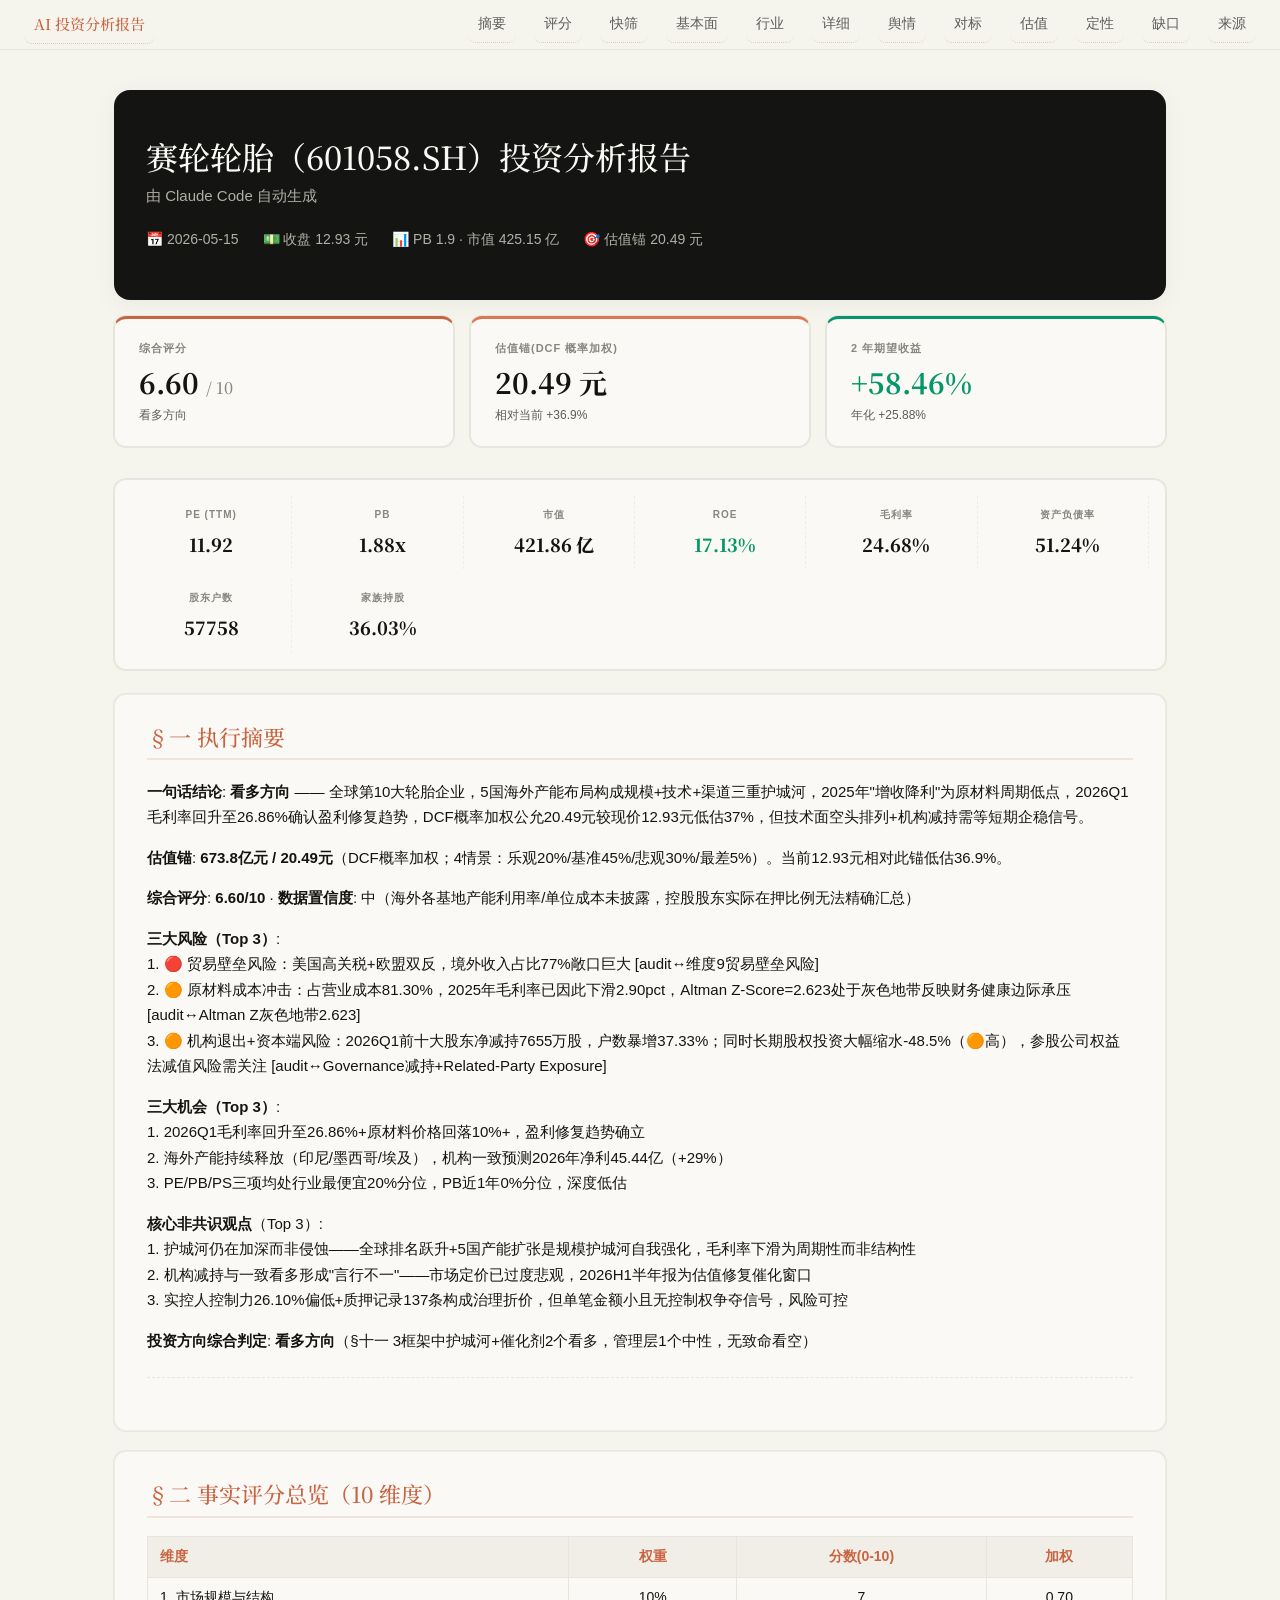
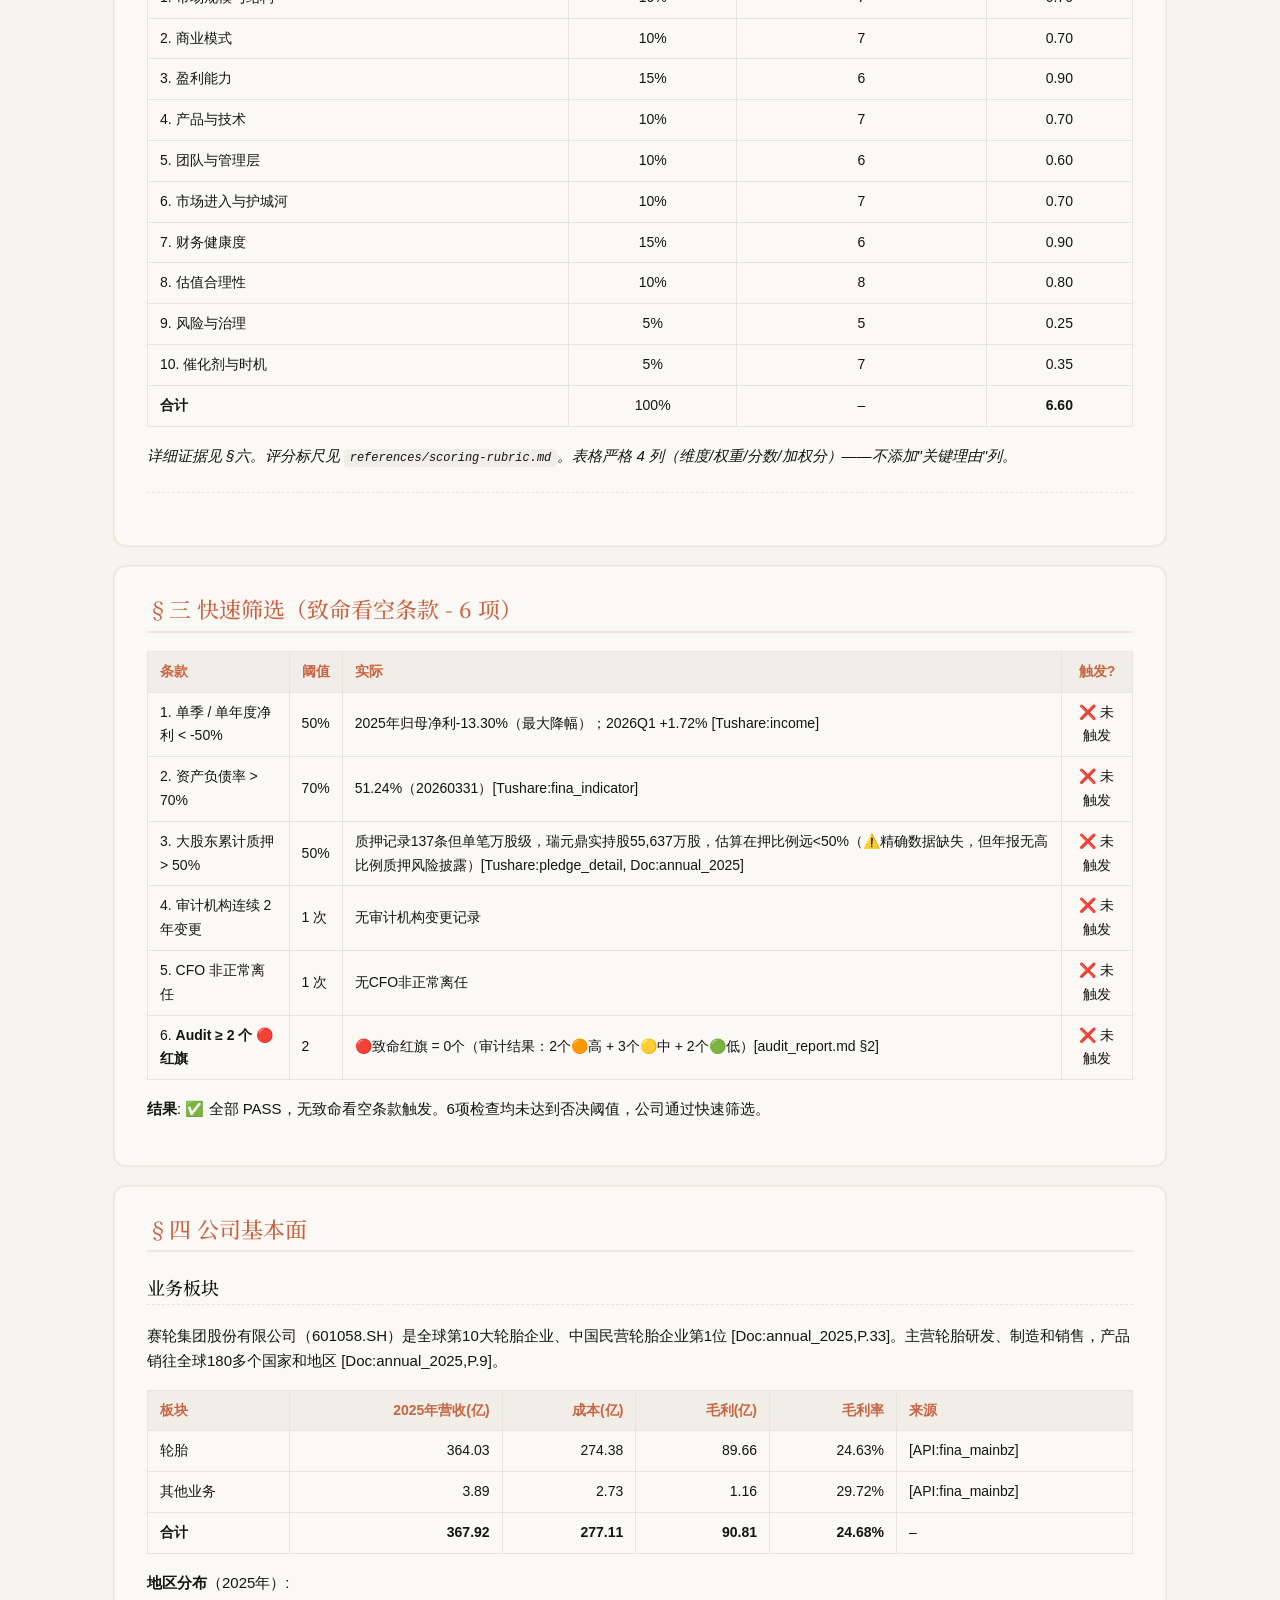
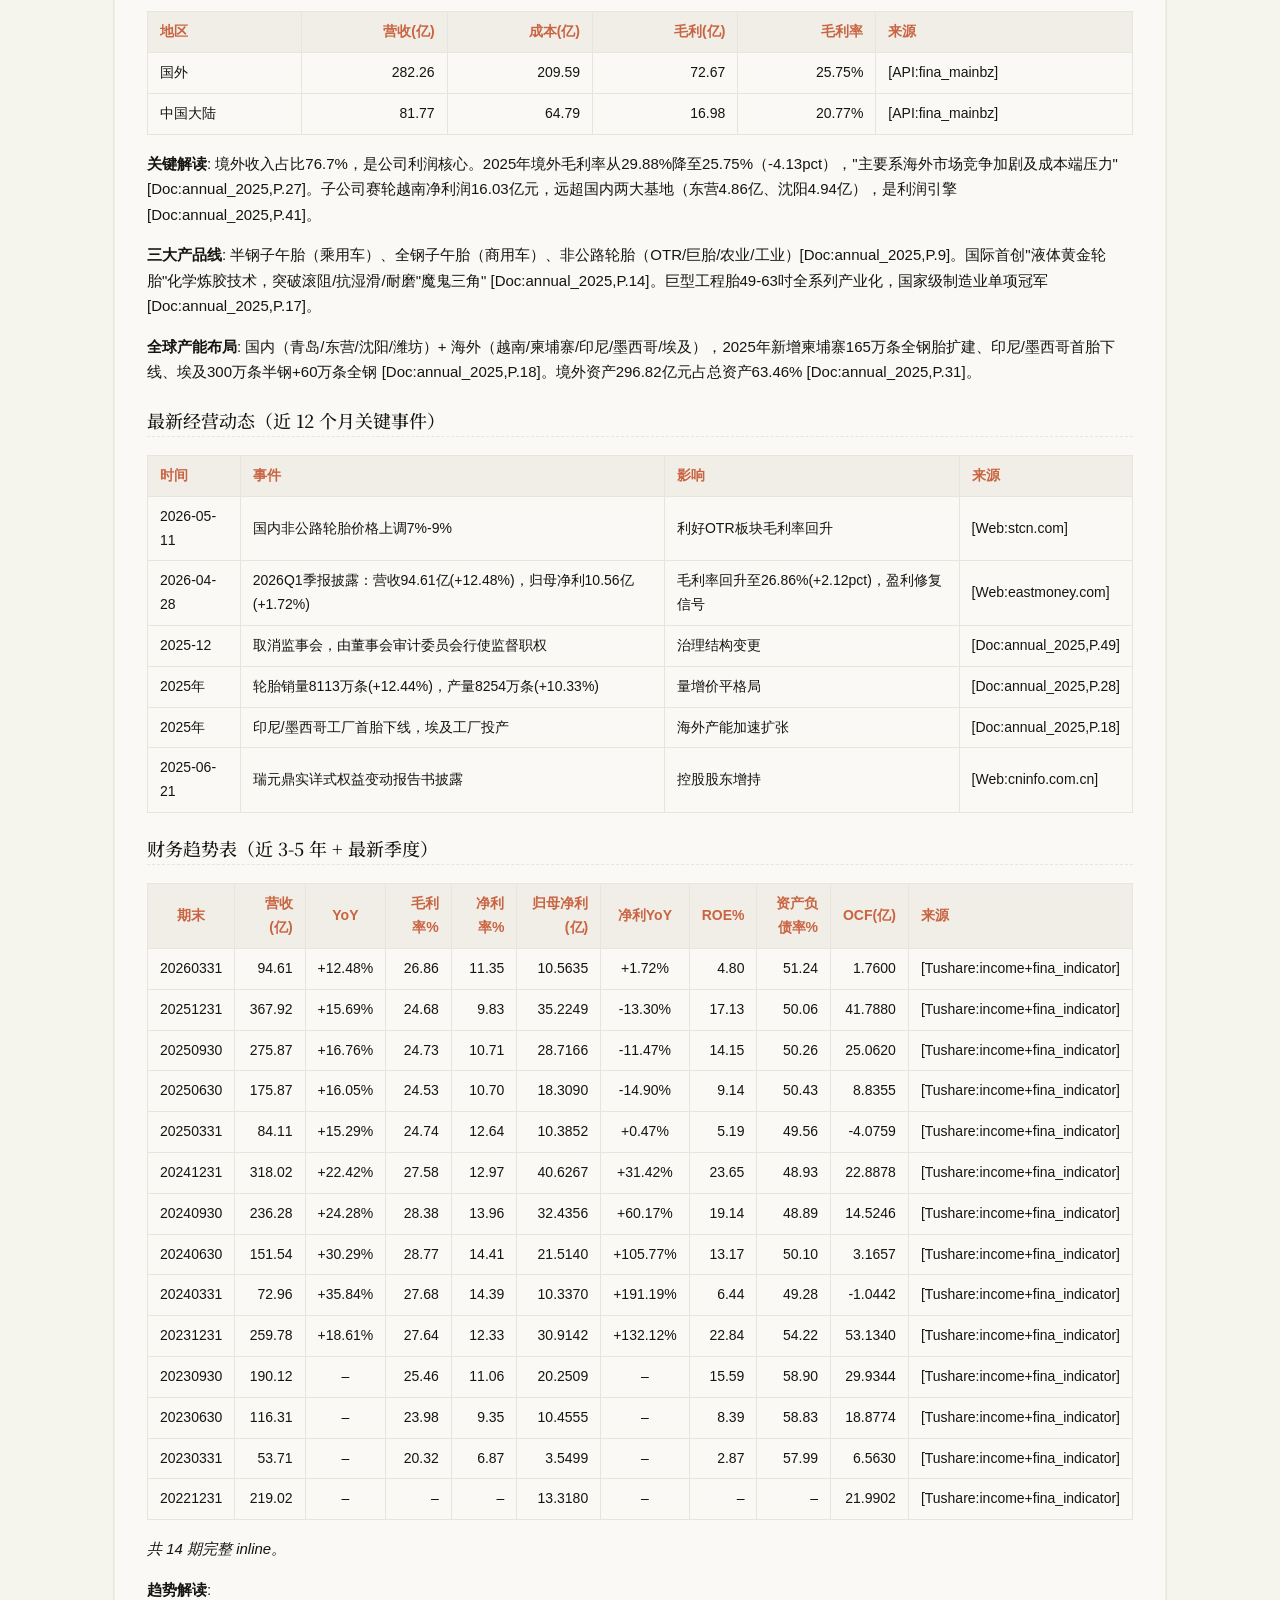
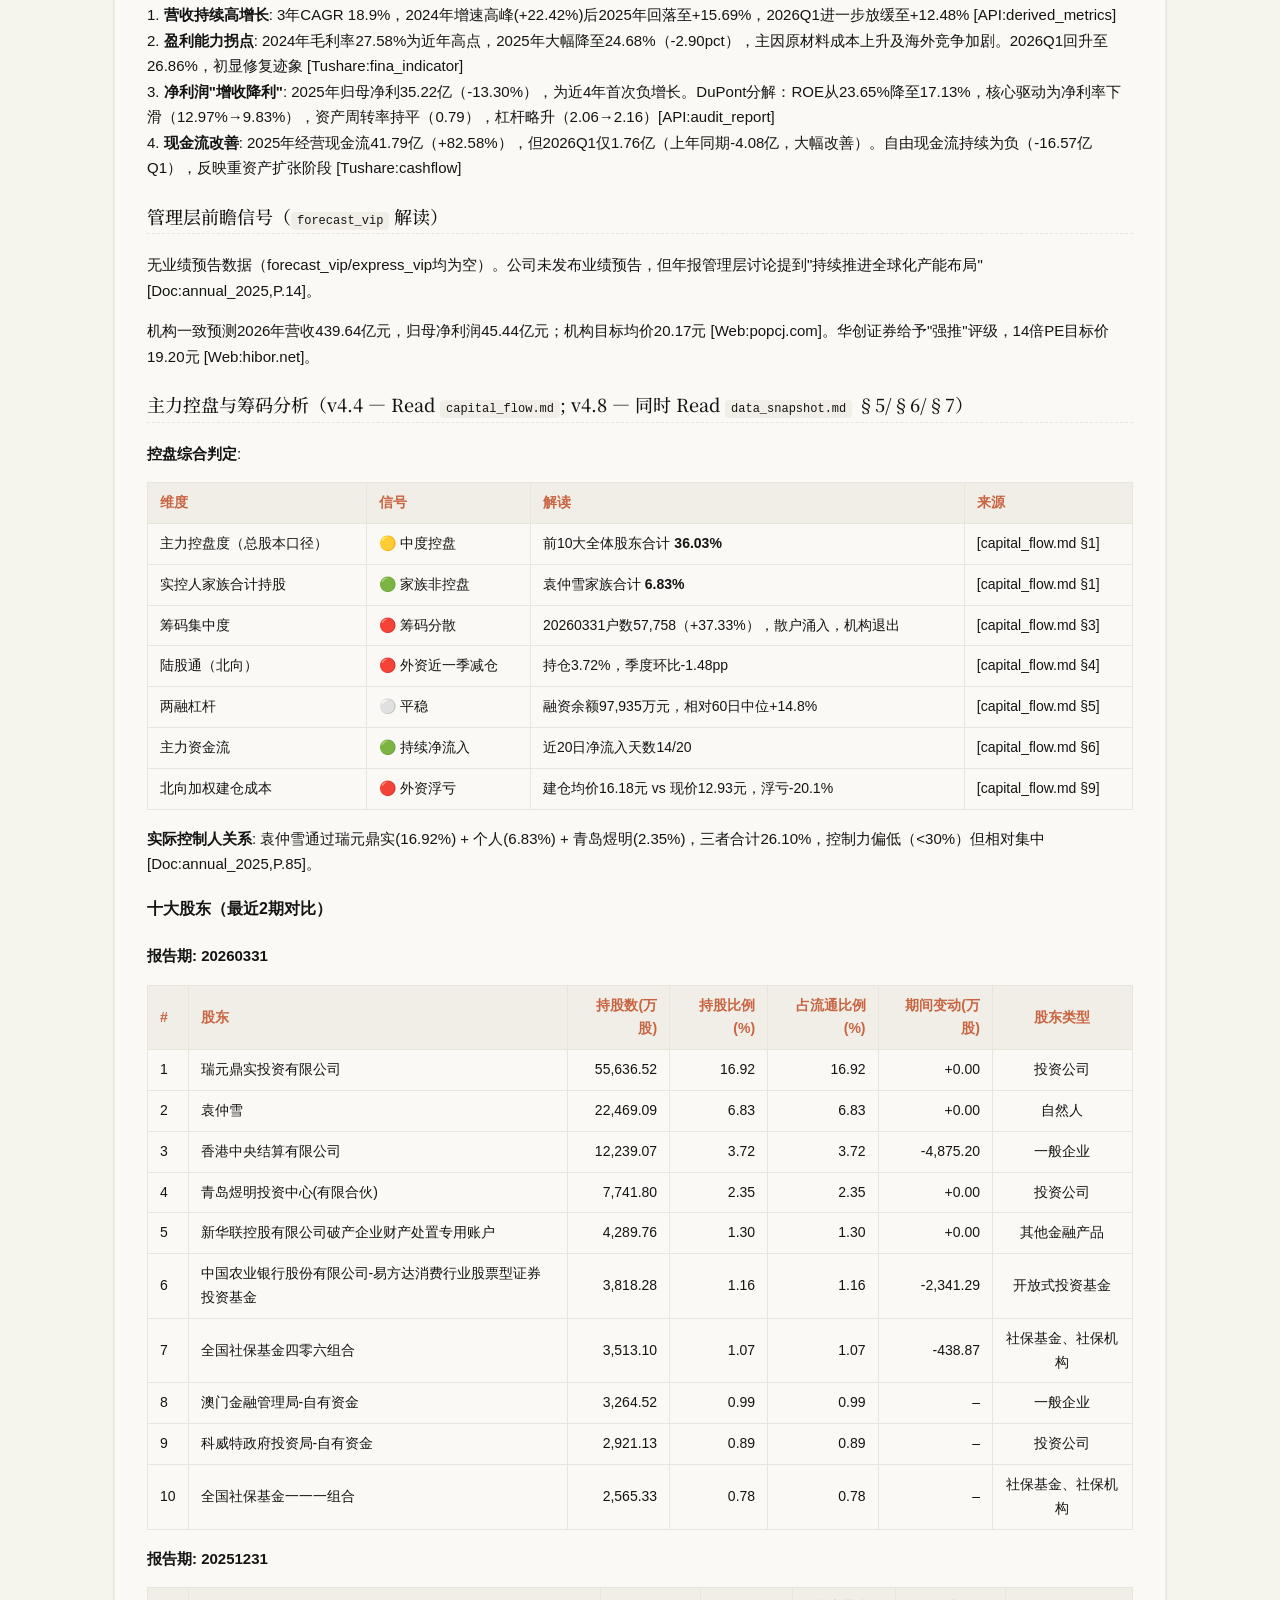
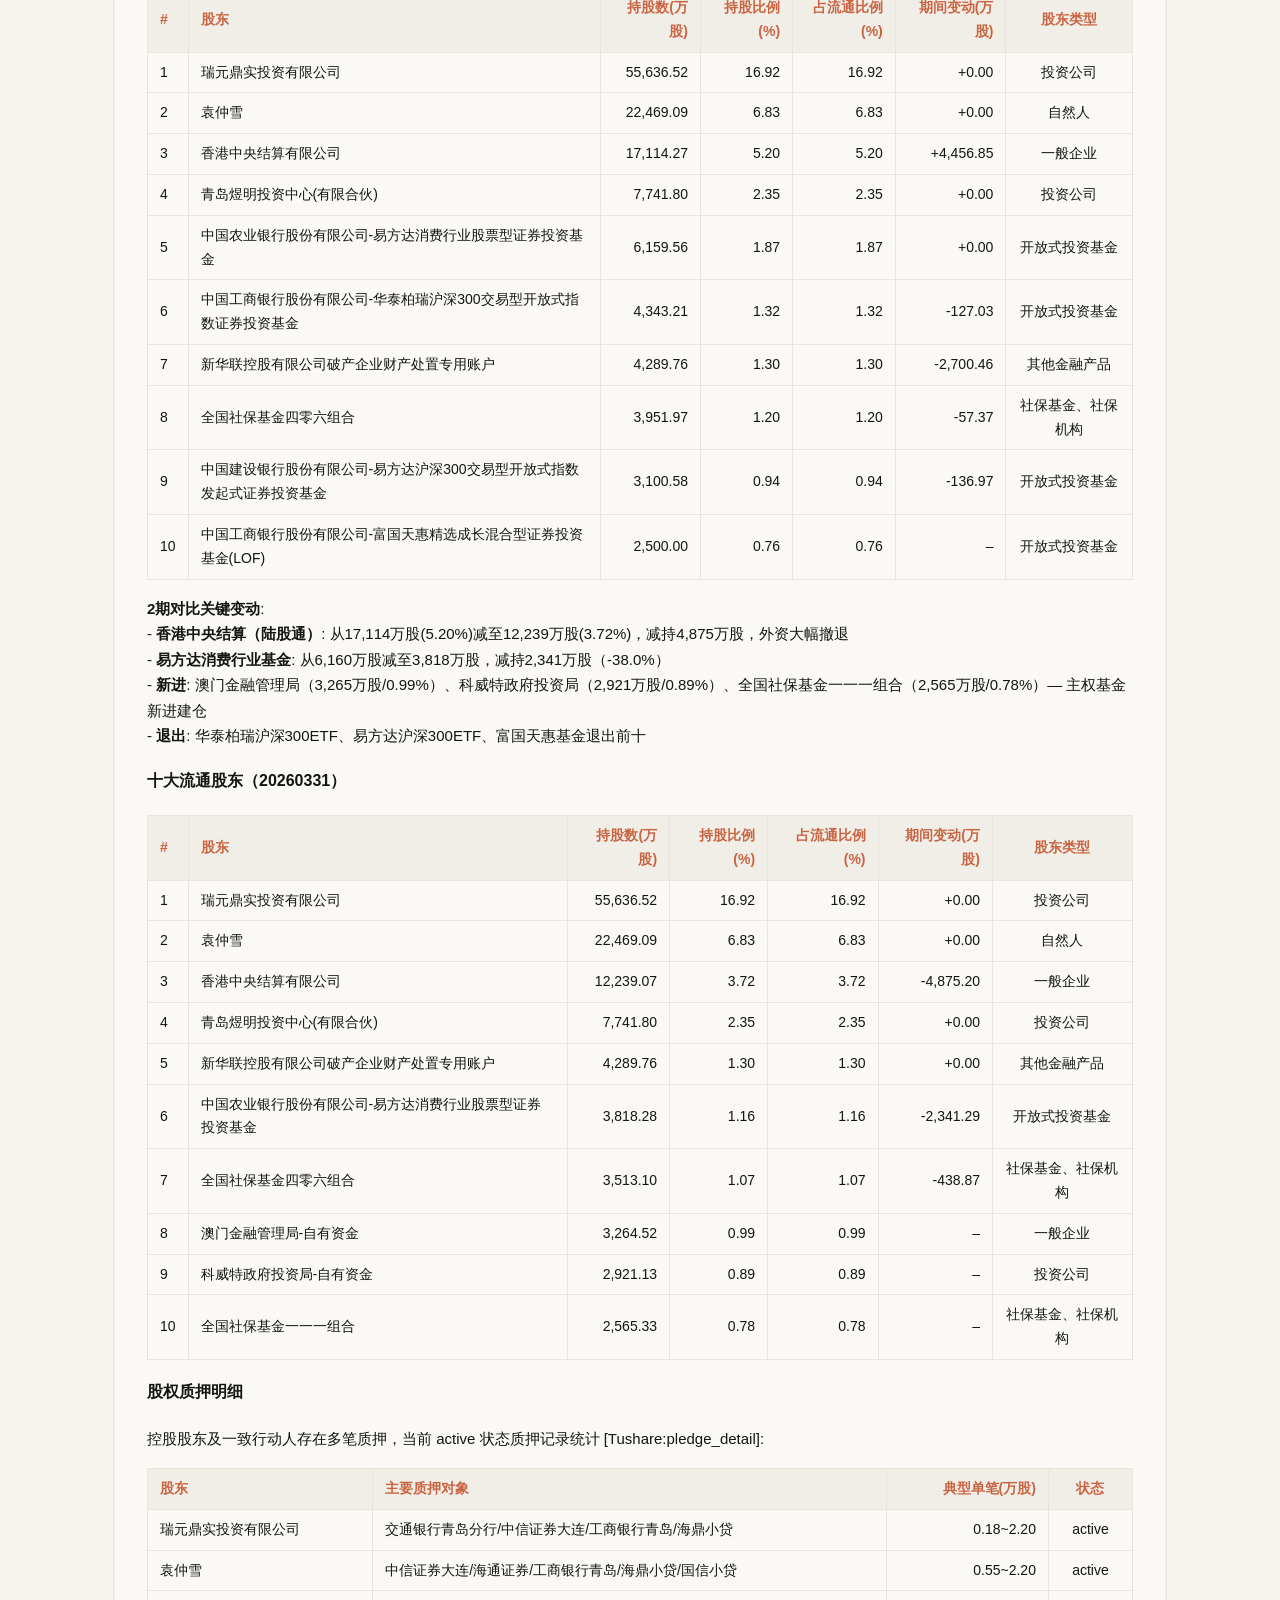
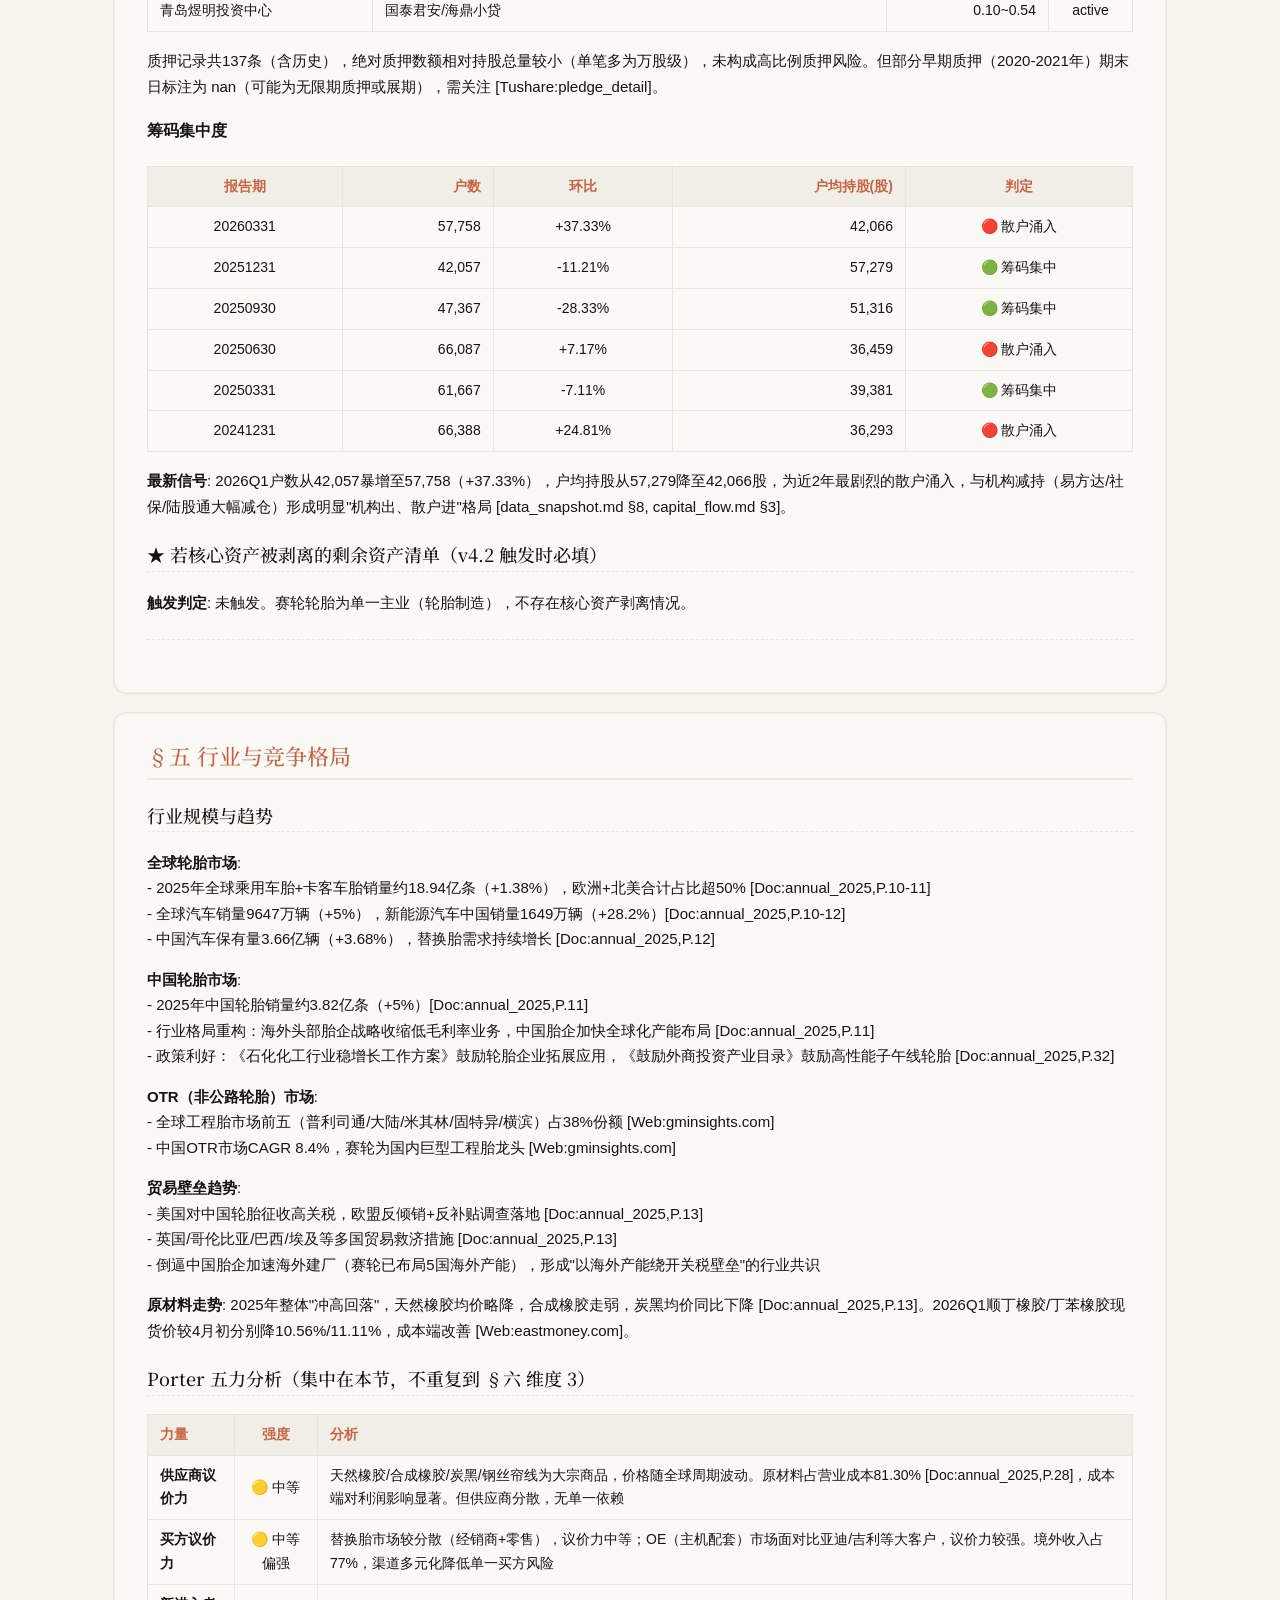
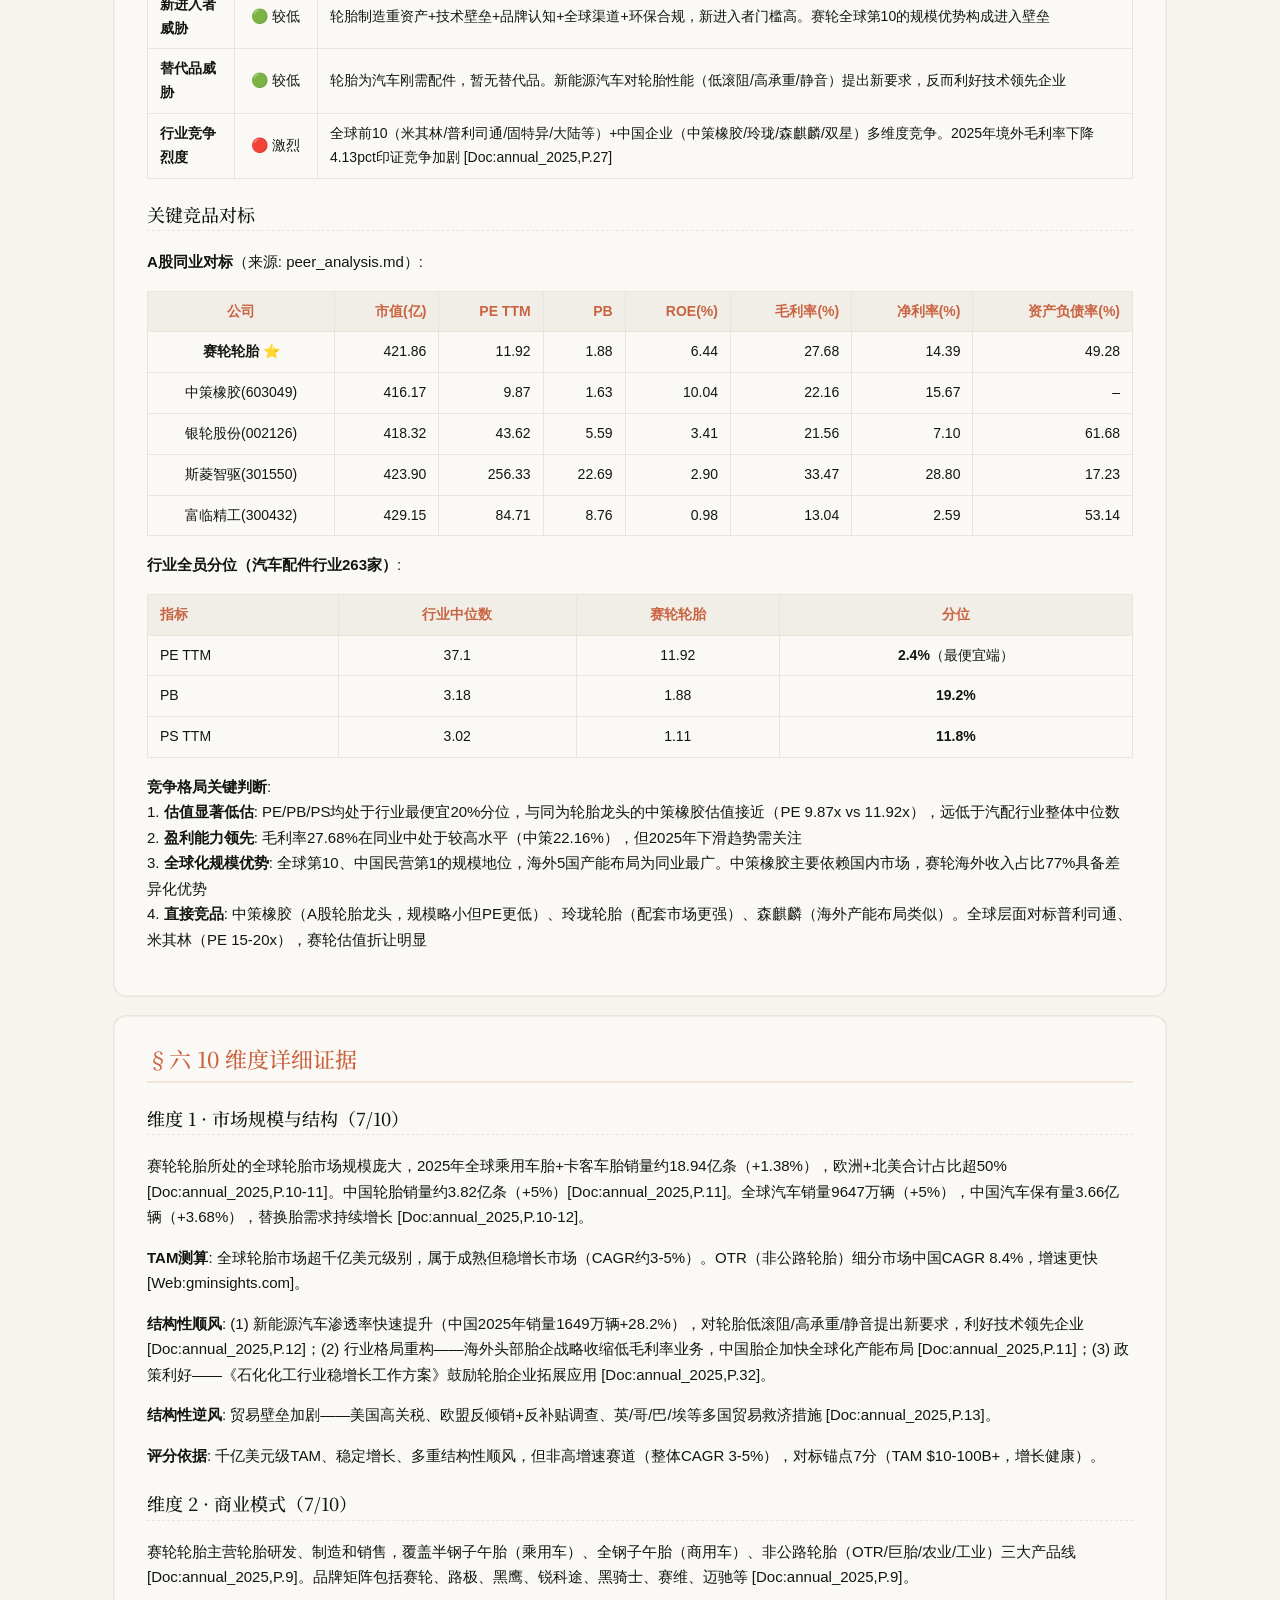
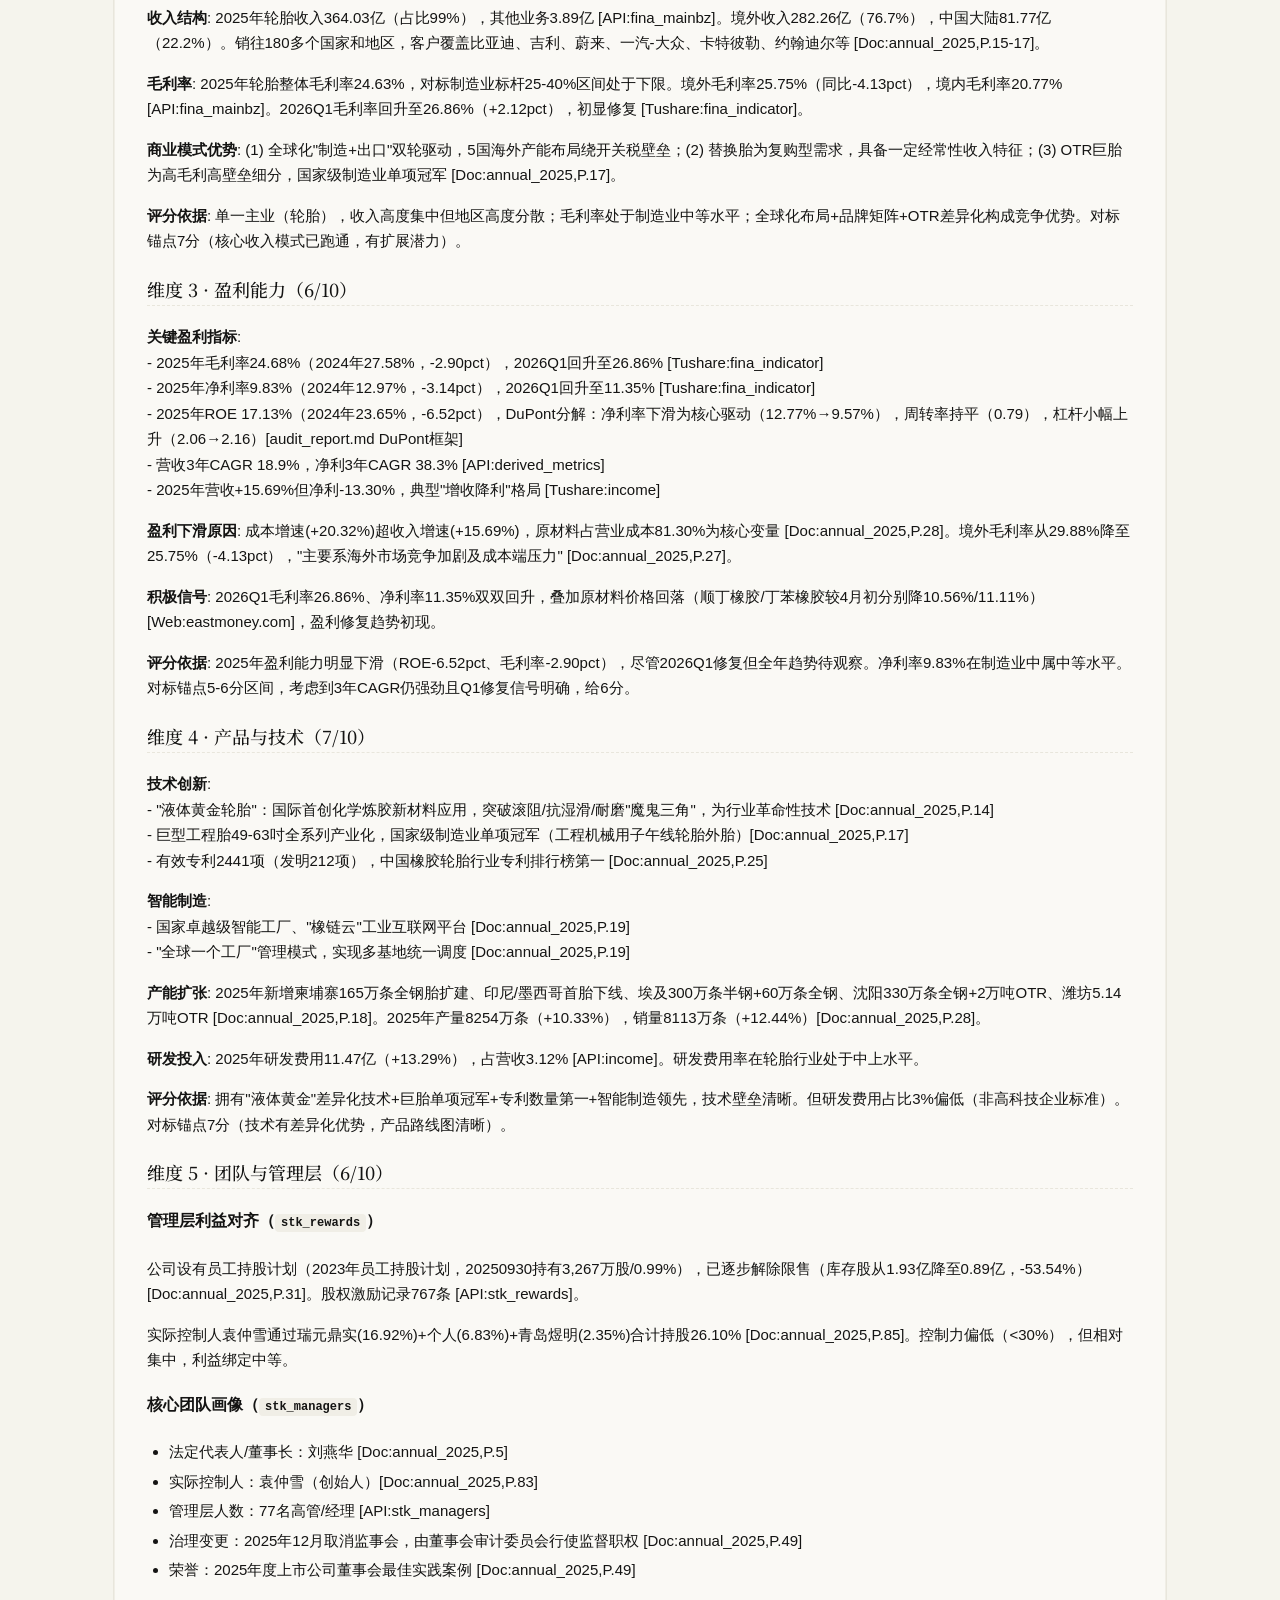
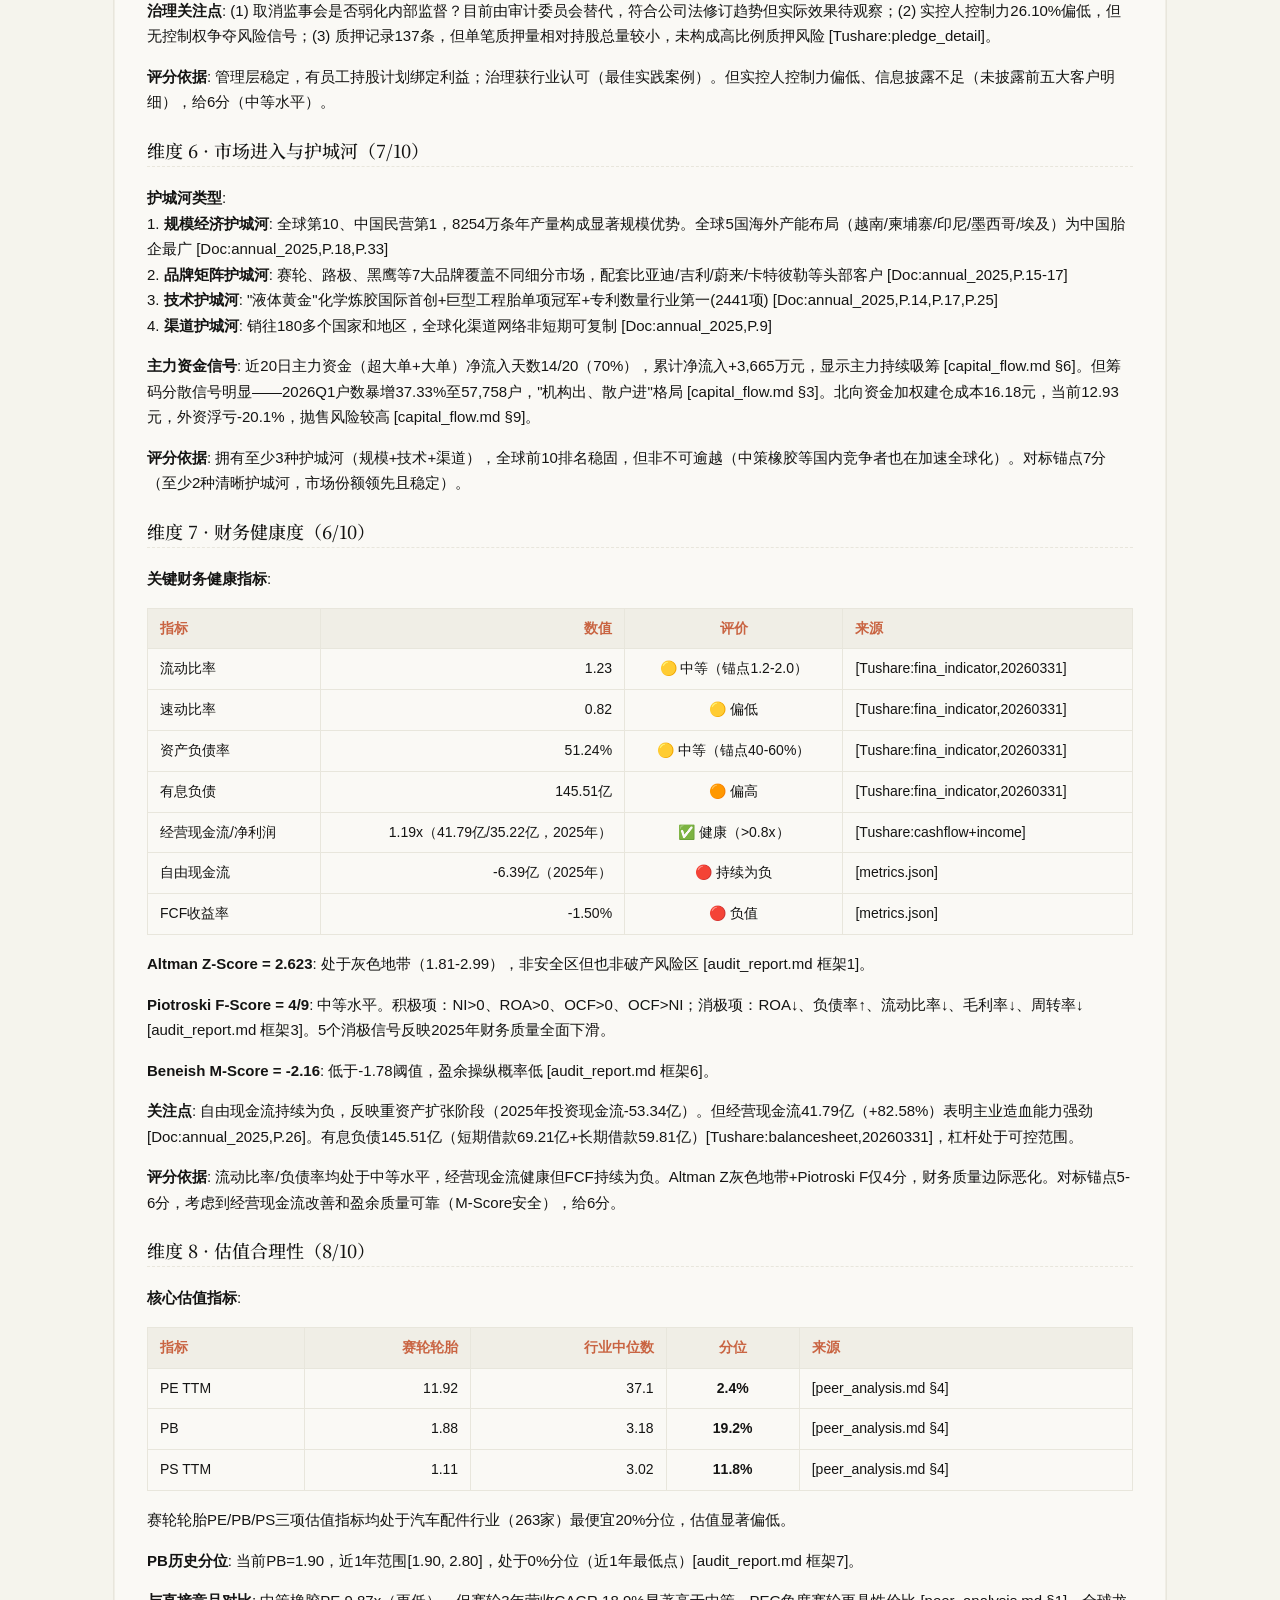
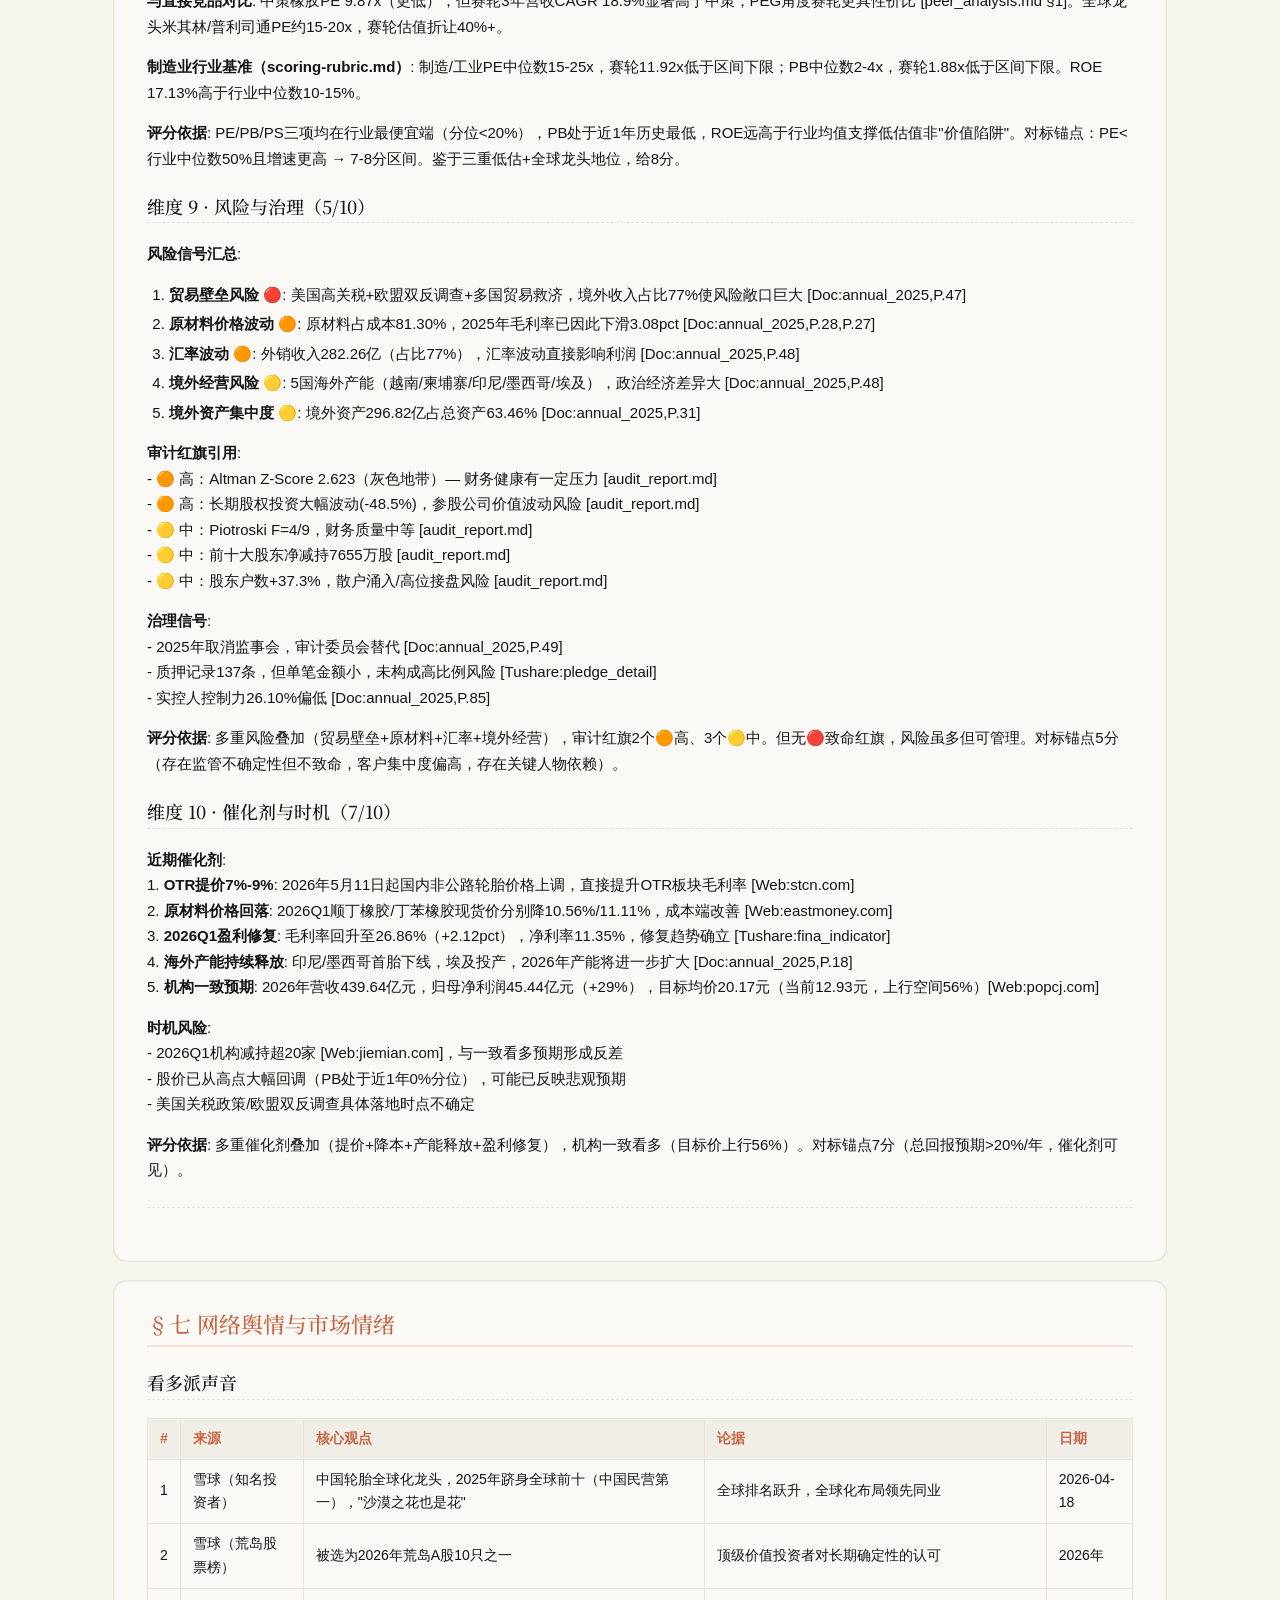
<file: reports/601058_赛轮轮胎/分析报告_dashboard.html>
<!DOCTYPE html>
<html lang="zh-CN">
<head>
<meta charset="UTF-8">
<meta name="viewport" content="width=device-width, initial-scale=1">
<title>赛轮轮胎（601058.SH）投资分析报告 — 2026-05-15</title>
<link rel="preconnect" href="https://fonts.googleapis.com">
<link href="https://fonts.googleapis.com/css2?family=Noto+Serif+SC:wght@400;500;700&display=swap" rel="stylesheet">
<style>
/* ============================================================
   Claude Code Company Analysis · Report Styles v5.0
   单一 CSS 真相源 — 由 assets/html/base.html 加载并内联
   禁止在 Phase 6 Part B 中自创颜色值或变量名
   v5.0: Claude Design Language — 温暖羊皮纸 + 赤陶色主调 + 衬线标题
         Bloomberg 风险色保留(红/琥珀/黄/绿)
   ============================================================ */

:root {
  /* 主色 — Claude Terracotta */
  --c-primary: #c96442;
  --c-primary-light: #f0eee6;
  --c-primary-dark: #a14e2f;
  --c-accent: #d97757;

  /* Bloomberg 风格风险等级(高对比) — 保留不变 */
  --c-risk-red:    #dc2626;
  --c-risk-red-bg: #fef2f2;
  --c-risk-amber:  #e8a33a;
  --c-risk-amber-bg: #fff7ed;
  --c-risk-yellow: #fbbf24;
  --c-risk-yellow-bg: #fffbeb;
  --c-risk-green:  #059669;
  --c-risk-green-bg: #ecfdf5;

  /* 语义色 (保留 v4.3 alias) */
  --c-green: var(--c-risk-green);
  --c-green-bg: var(--c-risk-green-bg);
  --c-yellow: #d97706;
  --c-yellow-bg: #fffbeb;
  --c-red: var(--c-risk-red);
  --c-red-bg: var(--c-risk-red-bg);

  /* Claude 暖灰度系 */
  --c-gray-50:  #faf9f5;  /* Ivory */
  --c-gray-100: #f0eee6;  /* Border Cream */
  --c-gray-200: #e8e6dc;  /* Border Warm */
  --c-gray-500: #87867f;  /* Stone Gray */
  --c-gray-700: #5e5d59;  /* Olive Gray */
  --c-gray-900: #141413;  /* Near Black */

  /* Claude 表面色 */
  --c-parchment: #f5f4ed;
  --c-ivory: #faf9f5;
  --c-warm-sand: #e8e6dc;
  --c-dark-surface: #30302e;
  --c-warm-silver: #b0aea5;
  --c-dark-warm: #3d3d3a;

  /* Morningstar 卡片化 — 迁移到暖色 */
  --c-card-border:  #e8e6dc;
  --c-card-header:  #faf9f5;
  --c-card-hover:   rgba(201,100,66,0.04);

  /* 形状 — Claude ring shadow 系统 */
  --radius: 12px;
  --shadow: 0px 0px 0px 1px #e8e6dc;
  --shadow-md: 0px 0px 0px 1px #d1cfc5;
  --shadow-lg: rgba(0,0,0,0.05) 0px 4px 24px;

  /* Variant Perception 紫 — 保留 */
  --c-variant: #7a4dab;
  --c-variant-bg: #f3eeff;

  /* v4.6 sidebar 布局(弃用但保持兼容) */
  --sidebar-width: 260px;
  --sidebar-gap: 24px;
}

* { box-sizing: border-box; }

body {
  font-family: -apple-system, BlinkMacSystemFont, "Segoe UI", Roboto,
               "PingFang SC", "Noto Sans SC", "Microsoft YaHei", sans-serif;
  background: var(--c-parchment);
  color: var(--c-gray-900);
  margin: 0;
  padding: 0;
  line-height: 1.7;
  font-size: 15px;
}

/* Claude 衬线标题族 */
h1, h2, h3 {
  font-family: Georgia, "Noto Serif SC", "Songti SC", serif;
  font-weight: 500;
}

.container {
  max-width: 1100px;
  margin: 0 auto;
  padding: 40px 24px 80px;
}

/* ---------- 3.1 Sticky 顶部导航栏 ---------- */
.top-nav {
  position: sticky;
  top: 0;
  z-index: 200;
  display: flex;
  align-items: center;
  gap: 18px;
  height: 50px;
  padding: 0 24px;
  backdrop-filter: blur(12px);
  -webkit-backdrop-filter: blur(12px);
  background: rgba(245,244,237,0.85);
  border-bottom: 1px solid var(--c-gray-200);
  font-size: 14px;
}
.top-nav .nav-brand {
  font-family: Georgia, "Noto Serif SC", serif;
  font-weight: 500;
  color: var(--c-primary);
  text-decoration: none;
  margin-right: auto;
  font-size: 15px;
}
.top-nav a {
  color: var(--c-gray-700);
  text-decoration: none;
  padding: 6px 10px;
  border-radius: 8px;
  transition: background .15s, color .15s;
}
.top-nav a:hover {
  background: rgba(201,100,66,0.08);
  color: var(--c-primary);
}

/* ---------- Header Hero ---------- */
header.hero {
  background: var(--c-gray-900);
  color: var(--c-ivory);
  padding: 48px 32px;
  border-radius: 16px;
  margin-bottom: 32px;
  box-shadow: var(--shadow-lg);
}
header.hero h1 {
  font-size: 32px;
  margin: 0 0 8px;
  font-weight: 500;
  line-height: 1.15;
  color: var(--c-ivory);
}
header.hero .subtitle {
  color: var(--c-warm-silver);
  font-size: 15px;
}
header.hero .meta {
  display: flex; flex-wrap: wrap; gap: 24px;
  margin-top: 20px; font-size: 14px;
  color: var(--c-warm-silver);
}

/* ---------- Section (每个 §一到§十五 一个) ---------- */
.section {
  background: var(--c-ivory);
  padding: 28px 32px;
  margin: 20px 0;
  border-radius: var(--radius);
  border: 1px solid var(--c-gray-100);
  box-shadow: var(--shadow);
}
.section h2 {
  font-family: Georgia, "Noto Serif SC", "Songti SC", serif;
  color: var(--c-primary);
  border-bottom: 2px solid rgba(201,100,66,0.15);
  padding-bottom: 8px;
  margin-top: 0;
  font-size: 22px;
  font-weight: 500;
  line-height: 1.25;
}
.section h3 {
  font-family: Georgia, "Noto Serif SC", "Songti SC", serif;
  color: var(--c-gray-900);
  font-size: 18px;
  font-weight: 500;
  margin-top: 24px;
  border-bottom: 1px dashed var(--c-gray-200);
  padding-bottom: 4px;
  line-height: 1.3;
}
.section h4 { color: var(--c-gray-900); font-size: 16px; margin-top: 18px; }

/* Variant Perception 章节专用紫色强调 */
.section.variant-perception {
  border-left: 4px solid var(--c-variant);
  background: linear-gradient(to right, var(--c-variant-bg) 0%, var(--c-ivory) 3%);
}
.section.variant-perception h2 {
  color: var(--c-variant);
  border-bottom-color: var(--c-variant-bg);
}

/* ---------- 3.2 评分环形图 (SVG) ---------- */
.score-ring {
  display: inline-block;
  position: relative;
}
.score-ring svg { display: block; }
.score-ring .score-text {
  position: absolute;
  inset: 0;
  display: flex;
  flex-direction: column;
  align-items: center;
  justify-content: center;
}
.score-ring .score-text .num {
  font-size: 32px;
  font-weight: 700;
  color: var(--c-primary);
  font-family: Georgia, "Noto Serif SC", serif;
}
.score-ring .score-text .label {
  font-size: 11px;
  color: var(--c-gray-500);
}

/* ---------- 3.3 维度评分条形图 ---------- */
.dimension-bar {
  display: grid;
  grid-template-columns: 1fr 48px 3fr 56px;
  align-items: center;
  gap: 12px;
  margin: 10px 0;
  font-size: 14px;
}
.dimension-bar .dim-name { color: var(--c-gray-700); }
.dimension-bar .dim-score {
  font-weight: 600;
  text-align: right;
  color: var(--c-primary);
  font-family: Georgia, "Noto Serif SC", serif;
}
.dimension-bar .dim-progress {
  height: 10px;
  background: var(--c-gray-100);
  border-radius: 5px;
  overflow: hidden;
}
.dimension-bar .dim-progress .fill { height: 100%; border-radius: 5px; }
.dimension-bar .dim-progress .fill.tier1 { background: linear-gradient(90deg, var(--c-primary), var(--c-primary-dark)); }
.dimension-bar .dim-progress .fill.tier2 { background: linear-gradient(90deg, #8b5cf6, #6d28d9); }
.dimension-bar .dim-progress .fill.tier3 { background: linear-gradient(90deg, var(--c-accent), var(--c-primary)); }
.dimension-bar .dim-weight { text-align: right; color: var(--c-gray-500); font-size: 12px; }

/* ---------- 3.4 三色情景卡片 ---------- */
.scenario-grid {
  display: grid;
  grid-template-columns: repeat(auto-fit, minmax(200px, 1fr));
  gap: 12px;
  margin: 16px 0;
}
.scenario {
  padding: 16px;
  border-radius: var(--radius);
  border-left: 4px solid;
}
.scenario .label { font-size: 12px; color: var(--c-gray-500); text-transform: uppercase; letter-spacing: 1px; }
.scenario .big-num {
  font-size: 28px;
  font-weight: 700;
  margin: 4px 0 8px;
  font-family: Georgia, "Noto Serif SC", serif;
}
.scenario .detail { font-size: 13px; color: var(--c-gray-700); }
.scenario.bull { background: var(--c-green-bg); border-left-color: var(--c-green); }
.scenario.bull .big-num { color: var(--c-green); }
.scenario.base { background: var(--c-yellow-bg); border-left-color: var(--c-yellow); }
.scenario.base .big-num { color: var(--c-yellow); }
.scenario.bear { background: var(--c-red-bg); border-left-color: var(--c-red); }
.scenario.bear .big-num { color: var(--c-red); }
.scenario.tail { background: var(--c-dark-surface); border-left-color: var(--c-gray-900); color: var(--c-ivory); }
.scenario.tail .big-num { color: var(--c-ivory); }
.scenario.tail .detail { color: var(--c-warm-silver); }

/* ---------- 3.5 期望回报高亮条 ---------- */
.expected-return {
  background: linear-gradient(135deg, var(--c-gray-900), var(--c-primary-dark));
  color: var(--c-ivory);
  padding: 20px 28px;
  border-radius: 16px;
  margin: 20px 0;
  display: flex;
  align-items: center;
  justify-content: space-between;
  box-shadow: var(--shadow-lg);
}
.expected-return .label { font-size: 12px; color: var(--c-warm-silver); text-transform: uppercase; letter-spacing: 1px; }
.expected-return .value {
  font-size: 36px;
  font-weight: 700;
  font-family: Georgia, "Noto Serif SC", serif;
}

/* ---------- 3.6 团队名片网格 ---------- */
.team-grid {
  display: grid;
  grid-template-columns: repeat(auto-fit, minmax(200px, 1fr));
  gap: 12px;
  margin: 16px 0;
}
.team-card {
  padding: 16px;
  border: 1px solid var(--c-gray-200);
  border-radius: var(--radius);
  text-align: center;
  background: var(--c-ivory);
}
.team-card .avatar {
  width: 48px; height: 48px; border-radius: 50%;
  background: rgba(201,100,66,0.1); color: var(--c-primary);
  display: flex; align-items: center; justify-content: center;
  font-weight: 700; margin: 0 auto 8px; font-size: 18px;
  font-family: Georgia, "Noto Serif SC", serif;
}
.team-card .name { font-weight: 600; }
.team-card .role { color: var(--c-gray-500); font-size: 13px; margin-top: 4px; }

/* ---------- 3.7 风险矩阵 ---------- */
.risk-item {
  display: grid;
  grid-template-columns: 20px 1fr auto;
  gap: 12px;
  align-items: start;
  padding: 12px;
  border-left: 4px solid;
  background: var(--c-gray-50);
  border-radius: 8px;
  margin: 8px 0;
}
.risk-item.high   { border-left-color: var(--c-red);    background: var(--c-red-bg); }
.risk-item.medium { border-left-color: var(--c-yellow); background: var(--c-yellow-bg); }
.risk-item.low    { border-left-color: var(--c-green);  background: var(--c-green-bg); }
.risk-item .dot {
  width: 12px; height: 12px; border-radius: 50%; margin-top: 4px;
}
.risk-item.high   .dot { background: var(--c-red); }
.risk-item.medium .dot { background: var(--c-yellow); }
.risk-item.low    .dot { background: var(--c-green); }

/* ---------- 3.8 融资时间轴 ---------- */
.timeline {
  display: flex;
  align-items: center;
  gap: 0;
  margin: 24px 0;
  overflow-x: auto;
  padding: 8px 0;
}
.timeline .tl-node {
  flex: 0 0 auto;
  text-align: center;
  padding: 0 14px;
  position: relative;
}
.timeline .tl-node::before {
  content: '';
  width: 14px; height: 14px; border-radius: 50%;
  background: var(--c-gray-200); display: block; margin: 0 auto 8px;
}
.timeline .tl-node.current::before {
  background: var(--c-primary);
  box-shadow: 0 0 0 4px rgba(201,100,66,0.15);
}
.timeline .tl-node .year { font-size: 12px; color: var(--c-gray-500); }
.timeline .tl-node .round { font-weight: 600; font-size: 13px; }
.timeline .tl-node .amount { font-size: 11px; color: var(--c-gray-700); }

/* ---------- 3.9 情绪量表 ---------- */
.sentiment-bar {
  position: relative;
  height: 12px;
  border-radius: 6px;
  background: linear-gradient(to right, var(--c-red) 0%, var(--c-yellow) 50%, var(--c-green) 100%);
  margin: 20px 0 32px;
}
.sentiment-bar .pointer {
  position: absolute;
  top: -8px;
  width: 4px; height: 28px;
  background: var(--c-gray-900);
  border-radius: 2px;
  transform: translateX(-50%);
}
.sentiment-bar .pointer::after {
  content: attr(data-label);
  position: absolute;
  top: 32px; left: 50%; transform: translateX(-50%);
  white-space: nowrap;
  font-size: 11px;
  background: var(--c-gray-900);
  color: var(--c-ivory);
  padding: 2px 8px;
  border-radius: 6px;
}

/* ---------- v2 组件 · 估值区间可视化 ---------- */
.valuation-range {
  position: relative;
  height: 28px;
  background: var(--c-gray-100);
  border-radius: 6px;
  margin: 10px 0;
}
.valuation-range .range {
  position: absolute;
  top: 4px; bottom: 4px;
  border-radius: 4px;
  opacity: 0.6;
}
.valuation-range .range.dcf { background: var(--c-primary); }
.valuation-range .range.comparable { background: var(--c-green); }
.valuation-range .range.transaction { background: var(--c-yellow); }
.valuation-range .label-row {
  display: grid;
  grid-template-columns: 80px 1fr;
  gap: 8px;
  align-items: center;
  font-size: 12px;
}

/* ---------- v2 组件 · 星级评估 ---------- */
.star-filled { color: var(--c-accent); }
.star-empty  { color: var(--c-gray-200); }

/* ---------- v2 组件 · 信息缺口优先级 badge ---------- */
.badge {
  display: inline-block;
  padding: 2px 10px;
  border-radius: 12px;
  font-size: 12px;
  font-weight: 600;
}
.badge.critical { background: var(--c-red-bg);    color: var(--c-red); }
.badge.important{ background: var(--c-yellow-bg); color: var(--c-yellow); }
.badge.minor    { background: var(--c-green-bg);  color: var(--c-green); }

/* ---------- 通用 Table ---------- */
table {
  width: 100%;
  border-collapse: collapse;
  margin: 16px 0;
  font-size: 14px;
}
th, td {
  border: 1px solid var(--c-gray-200);
  padding: 8px 12px;
  text-align: left;
}
th {
  background: var(--c-gray-100);
  color: var(--c-primary);
  font-weight: 600;
}
tr:nth-child(even) td { background: var(--c-gray-50); }

/* ---------- 通用文本 ---------- */
strong { color: var(--c-gray-900); font-weight: 600; }
code {
  background: var(--c-gray-100);
  padding: 2px 6px;
  border-radius: 4px;
  font-size: 12px;
}
blockquote {
  border-left: 4px solid var(--c-primary);
  padding: 10px 16px;
  color: var(--c-gray-700);
  background: rgba(201,100,66,0.05);
  border-radius: 8px;
  margin: 12px 0;
}
hr { border: none; border-top: 1px dashed var(--c-gray-200); margin: 24px 0; }
ul, ol { padding-left: 22px; }
li { margin: 4px 0; }
a {
  color: var(--c-primary);
  text-decoration: none;
  border-bottom: 1px dotted rgba(201,100,66,0.3);
}
a:hover { color: var(--c-accent); }

footer {
  text-align: center;
  color: var(--c-gray-500);
  padding: 32px 0 16px;
  font-size: 12px;
  border-top: 1px solid var(--c-gray-200);
  margin-top: 48px;
}

/* ---------- 响应式 ---------- */
@media (max-width: 768px) {
  .container { padding: 20px 16px 60px; }
  header.hero { padding: 24px 16px; }
  header.hero h1 { font-size: 24px; }
  .section { padding: 16px; }
  .scenario-grid, .team-grid { grid-template-columns: 1fr; }
  table { font-size: 12px; }
  table th, table td { padding: 6px 8px; }
}

/* ============================================================
   v4.6 新增: 6 个大厂风格组件 (迁移至 Claude 设计语言)
   ============================================================ */

/* ---------- v4.6-1. 前置评级卡 ---------- */
.rating-trio {
  display: grid;
  grid-template-columns: repeat(3, 1fr);
  gap: 16px;
  margin: -16px 0 32px;
}
.rating-card {
  background: var(--c-ivory);
  border: 1px solid var(--c-card-border);
  border-top: 3px solid var(--c-primary);
  border-radius: var(--radius);
  padding: 20px 24px;
  box-shadow: var(--shadow);
  transition: transform .15s, box-shadow .15s;
}
.rating-card:hover {
  transform: translateY(-2px);
  box-shadow: var(--shadow-lg);
}
.rating-card--score  { border-top-color: var(--c-primary); }
.rating-card--anchor { border-top-color: var(--c-accent); }
.rating-card--return { border-top-color: var(--c-risk-green); }
.rating-card--return.negative { border-top-color: var(--c-risk-red); }

.rating-card .label {
  font-size: 11px;
  color: var(--c-gray-500);
  text-transform: uppercase;
  letter-spacing: 1px;
  font-weight: 600;
  margin-bottom: 8px;
}
.rating-card .value {
  font-size: 28px;
  font-weight: 700;
  color: var(--c-gray-900);
  line-height: 1.2;
  margin-bottom: 6px;
  font-family: Georgia, "Noto Serif SC", serif;
}
.rating-card .value .out-of {
  font-size: 16px;
  color: var(--c-gray-500);
  font-weight: 500;
}
.rating-card .value.negative { color: var(--c-risk-red); }
.rating-card .value.positive { color: var(--c-risk-green); }
.rating-card .sub {
  font-size: 12px;
  color: var(--c-gray-700);
}

/* ---------- v4.6-2. 彩条风险卡 (Bloomberg 等级色保留) ---------- */
.risk-card-v2 {
  display: grid;
  grid-template-columns: 4px 1fr auto;
  gap: 14px;
  align-items: center;
  padding: 14px 16px 14px 0;
  margin: 8px 0;
  background: var(--c-ivory);
  border: 1px solid var(--c-card-border);
  border-radius: var(--radius);
  overflow: hidden;
  transition: background .15s;
}
.risk-card-v2:hover { background: var(--c-card-hover); }
.risk-card-v2.risk-critical { border-left-width: 0; background: linear-gradient(to right, var(--c-risk-red-bg) 0%, var(--c-ivory) 6%); }
.risk-card-v2.risk-high     { background: linear-gradient(to right, var(--c-risk-amber-bg) 0%, var(--c-ivory) 6%); }
.risk-card-v2.risk-medium   { background: linear-gradient(to right, var(--c-risk-yellow-bg) 0%, var(--c-ivory) 6%); }
.risk-card-v2.risk-low      { background: linear-gradient(to right, var(--c-risk-green-bg) 0%, var(--c-ivory) 6%); }
.risk-card-v2 .left-bar { align-self: stretch; width: 4px; }
.risk-card-v2.risk-critical .left-bar { background: var(--c-risk-red); }
.risk-card-v2.risk-high     .left-bar { background: var(--c-risk-amber); }
.risk-card-v2.risk-medium   .left-bar { background: var(--c-risk-yellow); }
.risk-card-v2.risk-low      .left-bar { background: var(--c-risk-green); }
.risk-card-v2 .title { font-weight: 600; color: var(--c-gray-900); margin-bottom: 3px; }
.risk-card-v2 .body  { font-size: 13px; color: var(--c-gray-700); line-height: 1.5; }
.risk-card-v2 .sev-badge {
  font-size: 10px; font-weight: 700; padding: 3px 10px;
  border-radius: 12px; white-space: nowrap; letter-spacing: .5px;
}
.risk-card-v2.risk-critical .sev-badge { background: var(--c-risk-red);    color: white; }
.risk-card-v2.risk-high     .sev-badge { background: var(--c-risk-amber);  color: white; }
.risk-card-v2.risk-medium   .sev-badge { background: var(--c-risk-yellow); color: var(--c-gray-900); }
.risk-card-v2.risk-low      .sev-badge { background: var(--c-risk-green);  color: white; }

/* ---------- v4.6.2. Preamble 区 ---------- */
.preamble {
  background: var(--c-ivory);
  border-left: 3px solid var(--c-accent);
  border-radius: 8px;
  padding: 14px 20px;
  margin: -8px 0 20px;
  font-size: 13px;
  color: var(--c-gray-700);
  line-height: 1.7;
}
.preamble:empty { display: none; }
.preamble blockquote {
  margin: 0;
  padding: 0;
  border: none;
  background: transparent;
  font-size: 13px;
}
.preamble blockquote p { margin: 6px 0; }
.preamble p { margin: 6px 0; }
.preamble strong { color: var(--c-primary-dark); }
.preamble hr { display: none; }

/* ---------- v4.6.1. 关键指标横排面板 ---------- */
.metric-strip {
  display: grid;
  grid-template-columns: repeat(auto-fit, minmax(140px, 1fr));
  gap: 10px;
  margin: 0 0 24px;
  padding: 16px;
  background: var(--c-ivory);
  border: 1px solid var(--c-card-border);
  border-radius: var(--radius);
  box-shadow: var(--shadow);
}
.metric-strip .metric-chip {
  padding: 10px 14px;
  text-align: center;
  border-right: 1px dashed var(--c-gray-100);
}
.metric-strip .metric-chip:last-child { border-right: none; }
.metric-strip .metric-chip .metric-label {
  font-size: 10px;
  color: var(--c-gray-500);
  text-transform: uppercase;
  letter-spacing: 1px;
  font-weight: 700;
  margin-bottom: 6px;
}
.metric-strip .metric-chip .metric-value {
  font-size: 18px;
  font-weight: 800;
  font-variant-numeric: tabular-nums;
  color: var(--c-gray-900);
  font-family: Georgia, "Noto Serif SC", serif;
}
.metric-strip .metric-chip .metric-value.positive { color: var(--c-risk-green); }
.metric-strip .metric-chip .metric-value.negative { color: var(--c-risk-red); }
.metric-strip .metric-chip .metric-value.risk     { color: var(--c-risk-amber); }
.metric-strip .metric-chip .metric-value.critical { color: var(--c-risk-red); font-weight: 900; }
.metric-strip .metric-chip .metric-value.neutral  { color: var(--c-gray-900); }

/* ---------- v4.6 兼容: .metric-sidebar/metric-row 保留 ---------- */
.metric-sidebar {
  background: var(--c-ivory);
  border: 1px solid var(--c-card-border);
  border-radius: var(--radius);
  padding: 20px 18px;
  box-shadow: var(--shadow);
  margin: 0 0 24px;
}
.metric-sidebar h4 {
  font-size: 11px;
  color: var(--c-gray-500);
  text-transform: uppercase;
  letter-spacing: 1.5px;
  font-weight: 700;
  margin: 0 0 14px;
  padding-bottom: 10px;
  border-bottom: 1px solid var(--c-card-border);
}
.metric-sidebar .metric-row {
  display: flex;
  justify-content: space-between;
  align-items: baseline;
  padding: 10px 0;
  border-bottom: 1px dashed var(--c-gray-100);
  font-size: 13px;
}
.metric-sidebar .metric-row:last-child { border-bottom: none; }
.metric-sidebar .metric-row span { color: var(--c-gray-700); }
.metric-sidebar .metric-row strong { font-weight: 700; color: var(--c-gray-900); font-variant-numeric: tabular-nums; }
.metric-sidebar .metric-row strong.positive { color: var(--c-risk-green); }
.metric-sidebar .metric-row strong.negative { color: var(--c-risk-red); }
.metric-sidebar .metric-row strong.risk     { color: var(--c-risk-amber); font-weight: 800; }
.metric-sidebar .metric-row strong.critical { color: var(--c-risk-red);   font-weight: 800; }

/* ---------- v4.6-4. 对标卡 ---------- */
.comparison-card {
  display: grid;
  grid-template-columns: 1fr 1.3fr 1fr;
  gap: 8px;
  background: var(--c-ivory);
  border: 1px solid var(--c-card-border);
  border-radius: var(--radius);
  padding: 16px;
  margin: 12px 0;
}
.comparison-card .cmp-col {
  text-align: center;
  padding: 8px 10px;
  border-radius: 8px;
}
.comparison-card .cmp-col.center {
  background: rgba(201,100,66,0.06);
  border: 2px solid var(--c-primary);
}
.comparison-card .cmp-label { font-size: 10px; color: var(--c-gray-500); text-transform: uppercase; letter-spacing: 1px; font-weight: 600; margin-bottom: 6px; }
.comparison-card .cmp-value {
  font-size: 20px;
  font-weight: 800;
  color: var(--c-gray-900);
  font-variant-numeric: tabular-nums;
  font-family: Georgia, "Noto Serif SC", serif;
}
.comparison-card .cmp-col.center .cmp-value { font-size: 24px; color: var(--c-primary); }
.comparison-card .cmp-sub { font-size: 11px; color: var(--c-gray-500); margin-top: 4px; }
.comparison-card .cmp-bar {
  height: 6px; background: var(--c-gray-100); border-radius: 3px;
  margin-top: 8px; position: relative; overflow: hidden;
}
.comparison-card .cmp-bar .fill {
  position: absolute; left: 0; top: 0; bottom: 0;
  background: linear-gradient(90deg, var(--c-primary), var(--c-accent));
  border-radius: 3px;
}

/* ---------- v4.6-5. 深度链接 ---------- */
.deep-link {
  display: inline-flex;
  align-items: center;
  gap: 3px;
  padding: 1px 8px 1px 6px;
  font-size: 11px;
  background: rgba(201,100,66,0.08);
  color: var(--c-primary);
  border: 1px solid transparent;
  border-radius: 12px;
  text-decoration: none !important;
  vertical-align: middle;
  font-weight: 600;
  transition: background .15s, border-color .15s;
}
.deep-link::before { content: '→'; opacity: .6; }
.deep-link:hover {
  background: var(--c-primary);
  color: var(--c-ivory);
  border-color: var(--c-primary);
}
/* Target 高亮 */
.section:target {
  animation: target-pulse 1.8s ease-out;
  scroll-margin-top: 70px;
}
@keyframes target-pulse {
  0%   { box-shadow: 0 0 0 4px var(--c-accent); }
  100% { box-shadow: var(--shadow); }
}

/* ---------- v4.6-6. 微型热力图 ---------- */
.heatmap-grid {
  display: grid;
  gap: 2px;
  margin: 10px 0;
  font-size: 10px;
}
.heatmap-grid .hm-cell {
  aspect-ratio: 1 / 1;
  min-height: 28px;
  display: flex;
  align-items: center;
  justify-content: center;
  border-radius: 6px;
  font-family: ui-monospace, monospace;
  font-weight: 600;
  color: var(--c-gray-900);
}
/* 5 档颜色映射 */
.heatmap-grid .hm-cell.hm--2 { background: #fca5a5; color: #7f1d1d; }
.heatmap-grid .hm-cell.hm--1 { background: #fed7aa; color: #7c2d12; }
.heatmap-grid .hm-cell.hm-0  { background: var(--c-gray-100); }
.heatmap-grid .hm-cell.hm-1  { background: #bbf7d0; color: #14532d; }
.heatmap-grid .hm-cell.hm-2  { background: #4ade80; color: white; }
.heatmap-grid .hm-cell:hover { transform: scale(1.1); }

.heatmap-grid .hm-row-label {
  font-size: 10px;
  color: var(--c-gray-500);
  text-align: right;
  padding-right: 8px;
  align-self: center;
}

/* ---------- 响应式 ---------- */
@media (max-width: 768px) {
  .container { padding: 20px 16px 60px; }
  header.hero { padding: 24px 16px; }
  header.hero h1 { font-size: 24px; }
  .section { padding: 16px; }
  .scenario-grid, .team-grid, .rating-trio { grid-template-columns: 1fr; }
  .comparison-card { grid-template-columns: 1fr; }
  .metric-strip { grid-template-columns: repeat(2, 1fr); }
  .metric-strip .metric-chip { border-right: none; border-bottom: 1px dashed var(--c-gray-100); }
  table { font-size: 12px; }
  table th, table td { padding: 6px 8px; }
}

/* ---------- 打印 ---------- */
@media print {
  body { background: white; }
  .top-nav { display: none; }
  .section { box-shadow: none; border: 1px solid #ccc; break-inside: avoid; }
  header.hero { break-inside: avoid; }
  .metric-strip { break-inside: avoid; }
  .deep-link { color: var(--c-gray-900); background: transparent; border-color: var(--c-gray-500); }
  .deep-link::before { content: ''; }
  .deep-link::after { content: ' (见对应章节)'; font-size: 10px; color: var(--c-gray-500); }
}

</style>
</head>
<body>

<!-- ============================================================
     Sticky 顶部导航栏 — 13 章节锚点
     ============================================================ -->
<nav class="top-nav">
  <a href="../../index.html" class="nav-brand">AI 投资分析报告</a>
  <a href="#exec-summary">摘要</a>
  <a href="#scoring">评分</a>
  <a href="#screening">快筛</a>
  <a href="#fundamentals">基本面</a>
  <a href="#industry">行业</a>
  <a href="#detail">详细</a>
  <a href="#sentiment">舆情</a>
  <a href="#peers">对标</a>
  <a href="#valuation">估值</a>
  <a href="#qualitative">定性</a>
  <a href="#gaps">缺口</a>
  <a href="#sources">来源</a>
</nav>

<div class="container">

<!-- ============================================================
     Header Hero
     ============================================================ -->
<header class="hero">
  <h1>赛轮轮胎（601058.SH）投资分析报告</h1>
  <div class="subtitle">由 Claude Code 自动生成</div>
  <div class="meta">
    <span>📅 2026-05-15</span>
    <span>💵 收盘 12.93 元</span>
    <span>📊 PB 1.9 · 市值 425.15 亿</span>
    <span>🎯 估值锚 20.49 元</span>
  </div>
</header>

<!-- ============================================================
     v4.6.2 新增: Preamble 区 — 主报告第一个 ## 之前的 blockquote / 段落
     (版本切换说明 / 数据截止注意 / meta 行的详细补充等),否则会丢失
     ============================================================ -->
<div class="preamble"></div>

<!-- ============================================================
     v4.6 新增: 前置评级三件套(Goldman 风格, hero 下方醒目位置)
     ============================================================ -->
<div class="rating-trio">

  <div class="rating-card rating-card--score">
    <div class="label">综合评分</div>
    <div class="value">6.60 <span class="out-of">/ 10</span></div>
    <div class="sub">看多方向</div>
  </div>
  <div class="rating-card rating-card--anchor">
    <div class="label">估值锚(DCF 概率加权)</div>
    <div class="value">20.49 元</div>
    <div class="sub">相对当前 +36.9%</div>
  </div>
  <div class="rating-card rating-card--return">
    <div class="label">2 年期望收益</div>
    <div class="value positive">+58.46%</div>
    <div class="sub">年化 +25.88%</div>
  </div>
</div>

<!-- ============================================================
     v4.6.1 关键指标横排面板(替代 v4.6 的粘性侧边栏,更简洁)
     ============================================================ -->
<div class="metric-strip">

  <div class="metric-chip">
    <div class="metric-label">PE (TTM)</div>
    <div class="metric-value neutral">11.92</div>
  </div>
  <div class="metric-chip">
    <div class="metric-label">PB</div>
    <div class="metric-value neutral">1.88x</div>
  </div>
  <div class="metric-chip">
    <div class="metric-label">市值</div>
    <div class="metric-value neutral">421.86 亿</div>
  </div>
  <div class="metric-chip">
    <div class="metric-label">ROE</div>
    <div class="metric-value positive">17.13%</div>
  </div>
  <div class="metric-chip">
    <div class="metric-label">毛利率</div>
    <div class="metric-value neutral">24.68%</div>
  </div>
  <div class="metric-chip">
    <div class="metric-label">资产负债率</div>
    <div class="metric-value neutral">51.24%</div>
  </div>
  <div class="metric-chip">
    <div class="metric-label">股东户数</div>
    <div class="metric-value neutral">57758</div>
  </div>
  <div class="metric-chip">
    <div class="metric-label">家族持股</div>
    <div class="metric-value neutral">36.03%</div>
  </div>
</div>

<!-- ============================================================
     §一 执行摘要
     ============================================================ -->
<div class="section" id="exec-summary">
<h2>§一 执行摘要</h2>
<p><strong>一句话结论</strong>: <strong>看多方向</strong> —— 全球第10大轮胎企业，5国海外产能布局构成规模+技术+渠道三重护城河，2025年"增收降利"为原材料周期低点，2026Q1毛利率回升至26.86%确认盈利修复趋势，DCF概率加权公允20.49元较现价12.93元低估37%，但技术面空头排列+机构减持需等短期企稳信号。</p>
<p><strong>估值锚</strong>: <strong>673.8亿元 / 20.49元</strong>（DCF概率加权；4情景：乐观20%/基准45%/悲观30%/最差5%）。当前12.93元相对此锚低估36.9%。</p>
<p><strong>综合评分</strong>: <strong>6.60/10</strong> · <strong>数据置信度</strong>: 中（海外各基地产能利用率/单位成本未披露，控股股东实际在押比例无法精确汇总）</p>
<p><strong>三大风险（Top 3）</strong>:<br />
1. 🔴 贸易壁垒风险：美国高关税+欧盟双反，境外收入占比77%敞口巨大 [audit↔维度9贸易壁垒风险]<br />
2. 🟠 原材料成本冲击：占营业成本81.30%，2025年毛利率已因此下滑2.90pct，Altman Z-Score=2.623处于灰色地带反映财务健康边际承压 [audit↔Altman Z灰色地带2.623]<br />
3. 🟠 机构退出+资本端风险：2026Q1前十大股东净减持7655万股，户数暴增37.33%；同时长期股权投资大幅缩水-48.5%（🟠高），参股公司权益法减值风险需关注 [audit↔Governance减持+Related-Party Exposure]</p>
<p><strong>三大机会（Top 3）</strong>:<br />
1. 2026Q1毛利率回升至26.86%+原材料价格回落10%+，盈利修复趋势确立<br />
2. 海外产能持续释放（印尼/墨西哥/埃及），机构一致预测2026年净利45.44亿（+29%）<br />
3. PE/PB/PS三项均处行业最便宜20%分位，PB近1年0%分位，深度低估</p>
<p><strong>核心非共识观点</strong>（Top 3）:<br />
1. 护城河仍在加深而非侵蚀——全球排名跃升+5国产能扩张是规模护城河自我强化，毛利率下滑为周期性而非结构性<br />
2. 机构减持与一致看多形成"言行不一"——市场定价已过度悲观，2026H1半年报为估值修复催化窗口<br />
3. 实控人控制力26.10%偏低+质押记录137条构成治理折价，但单笔金额小且无控制权争夺信号，风险可控</p>
<p><strong>投资方向综合判定</strong>: <strong>看多方向</strong>（§十一 3框架中护城河+催化剂2个看多，管理层1个中性，无致命看空）</p>
<hr />
</div>

<!-- ============================================================
     §二 评分总览（10 维度单列）
     ============================================================ -->
<div class="section" id="scoring">
<h2>§二 事实评分总览（10 维度）</h2>
<table>
<thead>
<tr>
<th>维度</th>
<th style="text-align: center;">权重</th>
<th style="text-align: center;">分数(0-10)</th>
<th style="text-align: center;">加权</th>
</tr>
</thead>
<tbody>
<tr>
<td>1. 市场规模与结构</td>
<td style="text-align: center;">10%</td>
<td style="text-align: center;">7</td>
<td style="text-align: center;">0.70</td>
</tr>
<tr>
<td>2. 商业模式</td>
<td style="text-align: center;">10%</td>
<td style="text-align: center;">7</td>
<td style="text-align: center;">0.70</td>
</tr>
<tr>
<td>3. 盈利能力</td>
<td style="text-align: center;">15%</td>
<td style="text-align: center;">6</td>
<td style="text-align: center;">0.90</td>
</tr>
<tr>
<td>4. 产品与技术</td>
<td style="text-align: center;">10%</td>
<td style="text-align: center;">7</td>
<td style="text-align: center;">0.70</td>
</tr>
<tr>
<td>5. 团队与管理层</td>
<td style="text-align: center;">10%</td>
<td style="text-align: center;">6</td>
<td style="text-align: center;">0.60</td>
</tr>
<tr>
<td>6. 市场进入与护城河</td>
<td style="text-align: center;">10%</td>
<td style="text-align: center;">7</td>
<td style="text-align: center;">0.70</td>
</tr>
<tr>
<td>7. 财务健康度</td>
<td style="text-align: center;">15%</td>
<td style="text-align: center;">6</td>
<td style="text-align: center;">0.90</td>
</tr>
<tr>
<td>8. 估值合理性</td>
<td style="text-align: center;">10%</td>
<td style="text-align: center;">8</td>
<td style="text-align: center;">0.80</td>
</tr>
<tr>
<td>9. 风险与治理</td>
<td style="text-align: center;">5%</td>
<td style="text-align: center;">5</td>
<td style="text-align: center;">0.25</td>
</tr>
<tr>
<td>10. 催化剂与时机</td>
<td style="text-align: center;">5%</td>
<td style="text-align: center;">7</td>
<td style="text-align: center;">0.35</td>
</tr>
<tr>
<td><strong>合计</strong></td>
<td style="text-align: center;">100%</td>
<td style="text-align: center;">–</td>
<td style="text-align: center;"><strong>6.60</strong></td>
</tr>
</tbody>
</table>
<p><em>详细证据见 §六。评分标尺见 <code>references/scoring-rubric.md</code>。表格严格 4 列（维度/权重/分数/加权分）——不添加"关键理由"列。</em></p>
<hr />
</div>

<!-- ============================================================
     §三 快速筛选
     ============================================================ -->
<div class="section" id="screening">
<h2>§三 快速筛选（致命看空条款 - 6 项）</h2>
<table>
<thead>
<tr>
<th>条款</th>
<th>阈值</th>
<th>实际</th>
<th style="text-align: center;">触发?</th>
</tr>
</thead>
<tbody>
<tr>
<td>1. 单季 / 单年度净利 &lt; -50%</td>
<td>50%</td>
<td>2025年归母净利-13.30%（最大降幅）；2026Q1 +1.72% [Tushare:income]</td>
<td style="text-align: center;">❌ 未触发</td>
</tr>
<tr>
<td>2. 资产负债率 &gt; 70%</td>
<td>70%</td>
<td>51.24%（20260331）[Tushare:fina_indicator]</td>
<td style="text-align: center;">❌ 未触发</td>
</tr>
<tr>
<td>3. 大股东累计质押 &gt; 50%</td>
<td>50%</td>
<td>质押记录137条但单笔万股级，瑞元鼎实持股55,637万股，估算在押比例远&lt;50%（⚠️精确数据缺失，但年报无高比例质押风险披露）[Tushare:pledge_detail, Doc:annual_2025]</td>
<td style="text-align: center;">❌ 未触发</td>
</tr>
<tr>
<td>4. 审计机构连续 2 年变更</td>
<td>1 次</td>
<td>无审计机构变更记录</td>
<td style="text-align: center;">❌ 未触发</td>
</tr>
<tr>
<td>5. CFO 非正常离任</td>
<td>1 次</td>
<td>无CFO非正常离任</td>
<td style="text-align: center;">❌ 未触发</td>
</tr>
<tr>
<td>6. <strong>Audit ≥ 2 个 🔴 红旗</strong></td>
<td>2</td>
<td>🔴致命红旗 = 0个（审计结果：2个🟠高 + 3个🟡中 + 2个🟢低）[audit_report.md §2]</td>
<td style="text-align: center;">❌ 未触发</td>
</tr>
</tbody>
</table>
<p><strong>结果</strong>: ✅ 全部 PASS，无致命看空条款触发。6项检查均未达到否决阈值，公司通过快速筛选。</p>
</div>

<!-- ============================================================
     §四 公司基本面（含剥离后剩余资产清单若触发）
     ============================================================ -->
<div class="section" id="fundamentals">
<h2>§四 公司基本面</h2>
<h3>业务板块</h3>
<p>赛轮集团股份有限公司（601058.SH）是全球第10大轮胎企业、中国民营轮胎企业第1位 [Doc:annual_2025,P.33]。主营轮胎研发、制造和销售，产品销往全球180多个国家和地区 [Doc:annual_2025,P.9]。</p>
<table>
<thead>
<tr>
<th>板块</th>
<th style="text-align: right;">2025年营收(亿)</th>
<th style="text-align: right;">成本(亿)</th>
<th style="text-align: right;">毛利(亿)</th>
<th style="text-align: right;">毛利率</th>
<th>来源</th>
</tr>
</thead>
<tbody>
<tr>
<td>轮胎</td>
<td style="text-align: right;">364.03</td>
<td style="text-align: right;">274.38</td>
<td style="text-align: right;">89.66</td>
<td style="text-align: right;">24.63%</td>
<td>[API:fina_mainbz]</td>
</tr>
<tr>
<td>其他业务</td>
<td style="text-align: right;">3.89</td>
<td style="text-align: right;">2.73</td>
<td style="text-align: right;">1.16</td>
<td style="text-align: right;">29.72%</td>
<td>[API:fina_mainbz]</td>
</tr>
<tr>
<td><strong>合计</strong></td>
<td style="text-align: right;"><strong>367.92</strong></td>
<td style="text-align: right;"><strong>277.11</strong></td>
<td style="text-align: right;"><strong>90.81</strong></td>
<td style="text-align: right;"><strong>24.68%</strong></td>
<td>–</td>
</tr>
</tbody>
</table>
<p><strong>地区分布</strong>（2025年）:</p>
<table>
<thead>
<tr>
<th>地区</th>
<th style="text-align: right;">营收(亿)</th>
<th style="text-align: right;">成本(亿)</th>
<th style="text-align: right;">毛利(亿)</th>
<th style="text-align: right;">毛利率</th>
<th>来源</th>
</tr>
</thead>
<tbody>
<tr>
<td>国外</td>
<td style="text-align: right;">282.26</td>
<td style="text-align: right;">209.59</td>
<td style="text-align: right;">72.67</td>
<td style="text-align: right;">25.75%</td>
<td>[API:fina_mainbz]</td>
</tr>
<tr>
<td>中国大陆</td>
<td style="text-align: right;">81.77</td>
<td style="text-align: right;">64.79</td>
<td style="text-align: right;">16.98</td>
<td style="text-align: right;">20.77%</td>
<td>[API:fina_mainbz]</td>
</tr>
</tbody>
</table>
<p><strong>关键解读</strong>: 境外收入占比76.7%，是公司利润核心。2025年境外毛利率从29.88%降至25.75%（-4.13pct），"主要系海外市场竞争加剧及成本端压力" [Doc:annual_2025,P.27]。子公司赛轮越南净利润16.03亿元，远超国内两大基地（东营4.86亿、沈阳4.94亿），是利润引擎 [Doc:annual_2025,P.41]。</p>
<p><strong>三大产品线</strong>: 半钢子午胎（乘用车）、全钢子午胎（商用车）、非公路轮胎（OTR/巨胎/农业/工业）[Doc:annual_2025,P.9]。国际首创"液体黄金轮胎"化学炼胶技术，突破滚阻/抗湿滑/耐磨"魔鬼三角" [Doc:annual_2025,P.14]。巨型工程胎49-63吋全系列产业化，国家级制造业单项冠军 [Doc:annual_2025,P.17]。</p>
<p><strong>全球产能布局</strong>: 国内（青岛/东营/沈阳/潍坊）+ 海外（越南/柬埔寨/印尼/墨西哥/埃及），2025年新增柬埔寨165万条全钢胎扩建、印尼/墨西哥首胎下线、埃及300万条半钢+60万条全钢 [Doc:annual_2025,P.18]。境外资产296.82亿元占总资产63.46% [Doc:annual_2025,P.31]。</p>
<h3>最新经营动态（近 12 个月关键事件）</h3>
<table>
<thead>
<tr>
<th>时间</th>
<th>事件</th>
<th>影响</th>
<th>来源</th>
</tr>
</thead>
<tbody>
<tr>
<td>2026-05-11</td>
<td>国内非公路轮胎价格上调7%-9%</td>
<td>利好OTR板块毛利率回升</td>
<td>[Web:stcn.com]</td>
</tr>
<tr>
<td>2026-04-28</td>
<td>2026Q1季报披露：营收94.61亿(+12.48%)，归母净利10.56亿(+1.72%)</td>
<td>毛利率回升至26.86%(+2.12pct)，盈利修复信号</td>
<td>[Web:eastmoney.com]</td>
</tr>
<tr>
<td>2025-12</td>
<td>取消监事会，由董事会审计委员会行使监督职权</td>
<td>治理结构变更</td>
<td>[Doc:annual_2025,P.49]</td>
</tr>
<tr>
<td>2025年</td>
<td>轮胎销量8113万条(+12.44%)，产量8254万条(+10.33%)</td>
<td>量增价平格局</td>
<td>[Doc:annual_2025,P.28]</td>
</tr>
<tr>
<td>2025年</td>
<td>印尼/墨西哥工厂首胎下线，埃及工厂投产</td>
<td>海外产能加速扩张</td>
<td>[Doc:annual_2025,P.18]</td>
</tr>
<tr>
<td>2025-06-21</td>
<td>瑞元鼎实详式权益变动报告书披露</td>
<td>控股股东增持</td>
<td>[Web:cninfo.com.cn]</td>
</tr>
</tbody>
</table>
<h3>财务趋势表（近 3-5 年 + 最新季度）</h3>
<!-- ★ 来源: data_snapshot.md §3 多年趋势完整表, 全部 14 期 inline -->

<table>
<thead>
<tr>
<th style="text-align: center;">期末</th>
<th style="text-align: right;">营收(亿)</th>
<th style="text-align: center;">YoY</th>
<th style="text-align: right;">毛利率%</th>
<th style="text-align: right;">净利率%</th>
<th style="text-align: right;">归母净利(亿)</th>
<th style="text-align: center;">净利YoY</th>
<th style="text-align: right;">ROE%</th>
<th style="text-align: right;">资产负债率%</th>
<th style="text-align: right;">OCF(亿)</th>
<th>来源</th>
</tr>
</thead>
<tbody>
<tr>
<td style="text-align: center;">20260331</td>
<td style="text-align: right;">94.61</td>
<td style="text-align: center;">+12.48%</td>
<td style="text-align: right;">26.86</td>
<td style="text-align: right;">11.35</td>
<td style="text-align: right;">10.5635</td>
<td style="text-align: center;">+1.72%</td>
<td style="text-align: right;">4.80</td>
<td style="text-align: right;">51.24</td>
<td style="text-align: right;">1.7600</td>
<td>[Tushare:income+fina_indicator]</td>
</tr>
<tr>
<td style="text-align: center;">20251231</td>
<td style="text-align: right;">367.92</td>
<td style="text-align: center;">+15.69%</td>
<td style="text-align: right;">24.68</td>
<td style="text-align: right;">9.83</td>
<td style="text-align: right;">35.2249</td>
<td style="text-align: center;">-13.30%</td>
<td style="text-align: right;">17.13</td>
<td style="text-align: right;">50.06</td>
<td style="text-align: right;">41.7880</td>
<td>[Tushare:income+fina_indicator]</td>
</tr>
<tr>
<td style="text-align: center;">20250930</td>
<td style="text-align: right;">275.87</td>
<td style="text-align: center;">+16.76%</td>
<td style="text-align: right;">24.73</td>
<td style="text-align: right;">10.71</td>
<td style="text-align: right;">28.7166</td>
<td style="text-align: center;">-11.47%</td>
<td style="text-align: right;">14.15</td>
<td style="text-align: right;">50.26</td>
<td style="text-align: right;">25.0620</td>
<td>[Tushare:income+fina_indicator]</td>
</tr>
<tr>
<td style="text-align: center;">20250630</td>
<td style="text-align: right;">175.87</td>
<td style="text-align: center;">+16.05%</td>
<td style="text-align: right;">24.53</td>
<td style="text-align: right;">10.70</td>
<td style="text-align: right;">18.3090</td>
<td style="text-align: center;">-14.90%</td>
<td style="text-align: right;">9.14</td>
<td style="text-align: right;">50.43</td>
<td style="text-align: right;">8.8355</td>
<td>[Tushare:income+fina_indicator]</td>
</tr>
<tr>
<td style="text-align: center;">20250331</td>
<td style="text-align: right;">84.11</td>
<td style="text-align: center;">+15.29%</td>
<td style="text-align: right;">24.74</td>
<td style="text-align: right;">12.64</td>
<td style="text-align: right;">10.3852</td>
<td style="text-align: center;">+0.47%</td>
<td style="text-align: right;">5.19</td>
<td style="text-align: right;">49.56</td>
<td style="text-align: right;">-4.0759</td>
<td>[Tushare:income+fina_indicator]</td>
</tr>
<tr>
<td style="text-align: center;">20241231</td>
<td style="text-align: right;">318.02</td>
<td style="text-align: center;">+22.42%</td>
<td style="text-align: right;">27.58</td>
<td style="text-align: right;">12.97</td>
<td style="text-align: right;">40.6267</td>
<td style="text-align: center;">+31.42%</td>
<td style="text-align: right;">23.65</td>
<td style="text-align: right;">48.93</td>
<td style="text-align: right;">22.8878</td>
<td>[Tushare:income+fina_indicator]</td>
</tr>
<tr>
<td style="text-align: center;">20240930</td>
<td style="text-align: right;">236.28</td>
<td style="text-align: center;">+24.28%</td>
<td style="text-align: right;">28.38</td>
<td style="text-align: right;">13.96</td>
<td style="text-align: right;">32.4356</td>
<td style="text-align: center;">+60.17%</td>
<td style="text-align: right;">19.14</td>
<td style="text-align: right;">48.89</td>
<td style="text-align: right;">14.5246</td>
<td>[Tushare:income+fina_indicator]</td>
</tr>
<tr>
<td style="text-align: center;">20240630</td>
<td style="text-align: right;">151.54</td>
<td style="text-align: center;">+30.29%</td>
<td style="text-align: right;">28.77</td>
<td style="text-align: right;">14.41</td>
<td style="text-align: right;">21.5140</td>
<td style="text-align: center;">+105.77%</td>
<td style="text-align: right;">13.17</td>
<td style="text-align: right;">50.10</td>
<td style="text-align: right;">3.1657</td>
<td>[Tushare:income+fina_indicator]</td>
</tr>
<tr>
<td style="text-align: center;">20240331</td>
<td style="text-align: right;">72.96</td>
<td style="text-align: center;">+35.84%</td>
<td style="text-align: right;">27.68</td>
<td style="text-align: right;">14.39</td>
<td style="text-align: right;">10.3370</td>
<td style="text-align: center;">+191.19%</td>
<td style="text-align: right;">6.44</td>
<td style="text-align: right;">49.28</td>
<td style="text-align: right;">-1.0442</td>
<td>[Tushare:income+fina_indicator]</td>
</tr>
<tr>
<td style="text-align: center;">20231231</td>
<td style="text-align: right;">259.78</td>
<td style="text-align: center;">+18.61%</td>
<td style="text-align: right;">27.64</td>
<td style="text-align: right;">12.33</td>
<td style="text-align: right;">30.9142</td>
<td style="text-align: center;">+132.12%</td>
<td style="text-align: right;">22.84</td>
<td style="text-align: right;">54.22</td>
<td style="text-align: right;">53.1340</td>
<td>[Tushare:income+fina_indicator]</td>
</tr>
<tr>
<td style="text-align: center;">20230930</td>
<td style="text-align: right;">190.12</td>
<td style="text-align: center;">–</td>
<td style="text-align: right;">25.46</td>
<td style="text-align: right;">11.06</td>
<td style="text-align: right;">20.2509</td>
<td style="text-align: center;">–</td>
<td style="text-align: right;">15.59</td>
<td style="text-align: right;">58.90</td>
<td style="text-align: right;">29.9344</td>
<td>[Tushare:income+fina_indicator]</td>
</tr>
<tr>
<td style="text-align: center;">20230630</td>
<td style="text-align: right;">116.31</td>
<td style="text-align: center;">–</td>
<td style="text-align: right;">23.98</td>
<td style="text-align: right;">9.35</td>
<td style="text-align: right;">10.4555</td>
<td style="text-align: center;">–</td>
<td style="text-align: right;">8.39</td>
<td style="text-align: right;">58.83</td>
<td style="text-align: right;">18.8774</td>
<td>[Tushare:income+fina_indicator]</td>
</tr>
<tr>
<td style="text-align: center;">20230331</td>
<td style="text-align: right;">53.71</td>
<td style="text-align: center;">–</td>
<td style="text-align: right;">20.32</td>
<td style="text-align: right;">6.87</td>
<td style="text-align: right;">3.5499</td>
<td style="text-align: center;">–</td>
<td style="text-align: right;">2.87</td>
<td style="text-align: right;">57.99</td>
<td style="text-align: right;">6.5630</td>
<td>[Tushare:income+fina_indicator]</td>
</tr>
<tr>
<td style="text-align: center;">20221231</td>
<td style="text-align: right;">219.02</td>
<td style="text-align: center;">–</td>
<td style="text-align: right;">–</td>
<td style="text-align: right;">–</td>
<td style="text-align: right;">13.3180</td>
<td style="text-align: center;">–</td>
<td style="text-align: right;">–</td>
<td style="text-align: right;">–</td>
<td style="text-align: right;">21.9902</td>
<td>[Tushare:income+fina_indicator]</td>
</tr>
</tbody>
</table>
<p><em>共 14 期完整 inline。</em></p>
<p><strong>趋势解读</strong>:<br />
1. <strong>营收持续高增长</strong>: 3年CAGR 18.9%，2024年增速高峰(+22.42%)后2025年回落至+15.69%，2026Q1进一步放缓至+12.48% [API:derived_metrics]<br />
2. <strong>盈利能力拐点</strong>: 2024年毛利率27.58%为近年高点，2025年大幅降至24.68%（-2.90pct），主因原材料成本上升及海外竞争加剧。2026Q1回升至26.86%，初显修复迹象 [Tushare:fina_indicator]<br />
3. <strong>净利润"增收降利"</strong>: 2025年归母净利35.22亿（-13.30%），为近4年首次负增长。DuPont分解：ROE从23.65%降至17.13%，核心驱动为净利率下滑（12.97%→9.83%），资产周转率持平（0.79），杠杆略升（2.06→2.16）[API:audit_report]<br />
4. <strong>现金流改善</strong>: 2025年经营现金流41.79亿（+82.58%），但2026Q1仅1.76亿（上年同期-4.08亿，大幅改善）。自由现金流持续为负（-16.57亿 Q1），反映重资产扩张阶段 [Tushare:cashflow]</p>
<h3>管理层前瞻信号（<code>forecast_vip</code> 解读）</h3>
<p>无业绩预告数据（forecast_vip/express_vip均为空）。公司未发布业绩预告，但年报管理层讨论提到"持续推进全球化产能布局" [Doc:annual_2025,P.14]。</p>
<p>机构一致预测2026年营收439.64亿元，归母净利润45.44亿元；机构目标均价20.17元 [Web:popcj.com]。华创证券给予"强推"评级，14倍PE目标价19.20元 [Web:hibor.net]。</p>
<h3>主力控盘与筹码分析（v4.4 — Read <code>capital_flow.md</code>; v4.8 — 同时 Read <code>data_snapshot.md</code> §5/§6/§7）</h3>
<p><strong>控盘综合判定</strong>:</p>
<table>
<thead>
<tr>
<th>维度</th>
<th>信号</th>
<th>解读</th>
<th>来源</th>
</tr>
</thead>
<tbody>
<tr>
<td>主力控盘度（总股本口径）</td>
<td>🟡 中度控盘</td>
<td>前10大全体股东合计 <strong>36.03%</strong></td>
<td>[capital_flow.md §1]</td>
</tr>
<tr>
<td>实控人家族合计持股</td>
<td>🟢 家族非控盘</td>
<td>袁仲雪家族合计 <strong>6.83%</strong></td>
<td>[capital_flow.md §1]</td>
</tr>
<tr>
<td>筹码集中度</td>
<td>🔴 筹码分散</td>
<td>20260331户数57,758（+37.33%），散户涌入，机构退出</td>
<td>[capital_flow.md §3]</td>
</tr>
<tr>
<td>陆股通（北向）</td>
<td>🔴 外资近一季减仓</td>
<td>持仓3.72%，季度环比-1.48pp</td>
<td>[capital_flow.md §4]</td>
</tr>
<tr>
<td>两融杠杆</td>
<td>⚪ 平稳</td>
<td>融资余额97,935万元，相对60日中位+14.8%</td>
<td>[capital_flow.md §5]</td>
</tr>
<tr>
<td>主力资金流</td>
<td>🟢 持续净流入</td>
<td>近20日净流入天数14/20</td>
<td>[capital_flow.md §6]</td>
</tr>
<tr>
<td>北向加权建仓成本</td>
<td>🔴 外资浮亏</td>
<td>建仓均价16.18元 vs 现价12.93元，浮亏-20.1%</td>
<td>[capital_flow.md §9]</td>
</tr>
</tbody>
</table>
<p><strong>实际控制人关系</strong>: 袁仲雪通过瑞元鼎实(16.92%) + 个人(6.83%) + 青岛煜明(2.35%)，三者合计26.10%，控制力偏低（&lt;30%）但相对集中 [Doc:annual_2025,P.85]。</p>
<h4>十大股东（最近2期对比）</h4>
<p><strong>报告期: 20260331</strong></p>
<table>
<thead>
<tr>
<th>#</th>
<th>股东</th>
<th style="text-align: right;">持股数(万股)</th>
<th style="text-align: right;">持股比例(%)</th>
<th style="text-align: right;">占流通比例(%)</th>
<th style="text-align: right;">期间变动(万股)</th>
<th style="text-align: center;">股东类型</th>
</tr>
</thead>
<tbody>
<tr>
<td>1</td>
<td>瑞元鼎实投资有限公司</td>
<td style="text-align: right;">55,636.52</td>
<td style="text-align: right;">16.92</td>
<td style="text-align: right;">16.92</td>
<td style="text-align: right;">+0.00</td>
<td style="text-align: center;">投资公司</td>
</tr>
<tr>
<td>2</td>
<td>袁仲雪</td>
<td style="text-align: right;">22,469.09</td>
<td style="text-align: right;">6.83</td>
<td style="text-align: right;">6.83</td>
<td style="text-align: right;">+0.00</td>
<td style="text-align: center;">自然人</td>
</tr>
<tr>
<td>3</td>
<td>香港中央结算有限公司</td>
<td style="text-align: right;">12,239.07</td>
<td style="text-align: right;">3.72</td>
<td style="text-align: right;">3.72</td>
<td style="text-align: right;">-4,875.20</td>
<td style="text-align: center;">一般企业</td>
</tr>
<tr>
<td>4</td>
<td>青岛煜明投资中心(有限合伙)</td>
<td style="text-align: right;">7,741.80</td>
<td style="text-align: right;">2.35</td>
<td style="text-align: right;">2.35</td>
<td style="text-align: right;">+0.00</td>
<td style="text-align: center;">投资公司</td>
</tr>
<tr>
<td>5</td>
<td>新华联控股有限公司破产企业财产处置专用账户</td>
<td style="text-align: right;">4,289.76</td>
<td style="text-align: right;">1.30</td>
<td style="text-align: right;">1.30</td>
<td style="text-align: right;">+0.00</td>
<td style="text-align: center;">其他金融产品</td>
</tr>
<tr>
<td>6</td>
<td>中国农业银行股份有限公司-易方达消费行业股票型证券投资基金</td>
<td style="text-align: right;">3,818.28</td>
<td style="text-align: right;">1.16</td>
<td style="text-align: right;">1.16</td>
<td style="text-align: right;">-2,341.29</td>
<td style="text-align: center;">开放式投资基金</td>
</tr>
<tr>
<td>7</td>
<td>全国社保基金四零六组合</td>
<td style="text-align: right;">3,513.10</td>
<td style="text-align: right;">1.07</td>
<td style="text-align: right;">1.07</td>
<td style="text-align: right;">-438.87</td>
<td style="text-align: center;">社保基金、社保机构</td>
</tr>
<tr>
<td>8</td>
<td>澳门金融管理局-自有资金</td>
<td style="text-align: right;">3,264.52</td>
<td style="text-align: right;">0.99</td>
<td style="text-align: right;">0.99</td>
<td style="text-align: right;">–</td>
<td style="text-align: center;">一般企业</td>
</tr>
<tr>
<td>9</td>
<td>科威特政府投资局-自有资金</td>
<td style="text-align: right;">2,921.13</td>
<td style="text-align: right;">0.89</td>
<td style="text-align: right;">0.89</td>
<td style="text-align: right;">–</td>
<td style="text-align: center;">投资公司</td>
</tr>
<tr>
<td>10</td>
<td>全国社保基金一一一组合</td>
<td style="text-align: right;">2,565.33</td>
<td style="text-align: right;">0.78</td>
<td style="text-align: right;">0.78</td>
<td style="text-align: right;">–</td>
<td style="text-align: center;">社保基金、社保机构</td>
</tr>
</tbody>
</table>
<p><strong>报告期: 20251231</strong></p>
<table>
<thead>
<tr>
<th>#</th>
<th>股东</th>
<th style="text-align: right;">持股数(万股)</th>
<th style="text-align: right;">持股比例(%)</th>
<th style="text-align: right;">占流通比例(%)</th>
<th style="text-align: right;">期间变动(万股)</th>
<th style="text-align: center;">股东类型</th>
</tr>
</thead>
<tbody>
<tr>
<td>1</td>
<td>瑞元鼎实投资有限公司</td>
<td style="text-align: right;">55,636.52</td>
<td style="text-align: right;">16.92</td>
<td style="text-align: right;">16.92</td>
<td style="text-align: right;">+0.00</td>
<td style="text-align: center;">投资公司</td>
</tr>
<tr>
<td>2</td>
<td>袁仲雪</td>
<td style="text-align: right;">22,469.09</td>
<td style="text-align: right;">6.83</td>
<td style="text-align: right;">6.83</td>
<td style="text-align: right;">+0.00</td>
<td style="text-align: center;">自然人</td>
</tr>
<tr>
<td>3</td>
<td>香港中央结算有限公司</td>
<td style="text-align: right;">17,114.27</td>
<td style="text-align: right;">5.20</td>
<td style="text-align: right;">5.20</td>
<td style="text-align: right;">+4,456.85</td>
<td style="text-align: center;">一般企业</td>
</tr>
<tr>
<td>4</td>
<td>青岛煜明投资中心(有限合伙)</td>
<td style="text-align: right;">7,741.80</td>
<td style="text-align: right;">2.35</td>
<td style="text-align: right;">2.35</td>
<td style="text-align: right;">+0.00</td>
<td style="text-align: center;">投资公司</td>
</tr>
<tr>
<td>5</td>
<td>中国农业银行股份有限公司-易方达消费行业股票型证券投资基金</td>
<td style="text-align: right;">6,159.56</td>
<td style="text-align: right;">1.87</td>
<td style="text-align: right;">1.87</td>
<td style="text-align: right;">+0.00</td>
<td style="text-align: center;">开放式投资基金</td>
</tr>
<tr>
<td>6</td>
<td>中国工商银行股份有限公司-华泰柏瑞沪深300交易型开放式指数证券投资基金</td>
<td style="text-align: right;">4,343.21</td>
<td style="text-align: right;">1.32</td>
<td style="text-align: right;">1.32</td>
<td style="text-align: right;">-127.03</td>
<td style="text-align: center;">开放式投资基金</td>
</tr>
<tr>
<td>7</td>
<td>新华联控股有限公司破产企业财产处置专用账户</td>
<td style="text-align: right;">4,289.76</td>
<td style="text-align: right;">1.30</td>
<td style="text-align: right;">1.30</td>
<td style="text-align: right;">-2,700.46</td>
<td style="text-align: center;">其他金融产品</td>
</tr>
<tr>
<td>8</td>
<td>全国社保基金四零六组合</td>
<td style="text-align: right;">3,951.97</td>
<td style="text-align: right;">1.20</td>
<td style="text-align: right;">1.20</td>
<td style="text-align: right;">-57.37</td>
<td style="text-align: center;">社保基金、社保机构</td>
</tr>
<tr>
<td>9</td>
<td>中国建设银行股份有限公司-易方达沪深300交易型开放式指数发起式证券投资基金</td>
<td style="text-align: right;">3,100.58</td>
<td style="text-align: right;">0.94</td>
<td style="text-align: right;">0.94</td>
<td style="text-align: right;">-136.97</td>
<td style="text-align: center;">开放式投资基金</td>
</tr>
<tr>
<td>10</td>
<td>中国工商银行股份有限公司-富国天惠精选成长混合型证券投资基金(LOF)</td>
<td style="text-align: right;">2,500.00</td>
<td style="text-align: right;">0.76</td>
<td style="text-align: right;">0.76</td>
<td style="text-align: right;">–</td>
<td style="text-align: center;">开放式投资基金</td>
</tr>
</tbody>
</table>
<p><strong>2期对比关键变动</strong>:<br />
- <strong>香港中央结算（陆股通）</strong>: 从17,114万股(5.20%)减至12,239万股(3.72%)，减持4,875万股，外资大幅撤退<br />
- <strong>易方达消费行业基金</strong>: 从6,160万股减至3,818万股，减持2,341万股（-38.0%）<br />
- <strong>新进</strong>: 澳门金融管理局（3,265万股/0.99%）、科威特政府投资局（2,921万股/0.89%）、全国社保基金一一一组合（2,565万股/0.78%）— 主权基金新进建仓<br />
- <strong>退出</strong>: 华泰柏瑞沪深300ETF、易方达沪深300ETF、富国天惠基金退出前十</p>
<h4>十大流通股东（20260331）</h4>
<table>
<thead>
<tr>
<th>#</th>
<th>股东</th>
<th style="text-align: right;">持股数(万股)</th>
<th style="text-align: right;">持股比例(%)</th>
<th style="text-align: right;">占流通比例(%)</th>
<th style="text-align: right;">期间变动(万股)</th>
<th style="text-align: center;">股东类型</th>
</tr>
</thead>
<tbody>
<tr>
<td>1</td>
<td>瑞元鼎实投资有限公司</td>
<td style="text-align: right;">55,636.52</td>
<td style="text-align: right;">16.92</td>
<td style="text-align: right;">16.92</td>
<td style="text-align: right;">+0.00</td>
<td style="text-align: center;">投资公司</td>
</tr>
<tr>
<td>2</td>
<td>袁仲雪</td>
<td style="text-align: right;">22,469.09</td>
<td style="text-align: right;">6.83</td>
<td style="text-align: right;">6.83</td>
<td style="text-align: right;">+0.00</td>
<td style="text-align: center;">自然人</td>
</tr>
<tr>
<td>3</td>
<td>香港中央结算有限公司</td>
<td style="text-align: right;">12,239.07</td>
<td style="text-align: right;">3.72</td>
<td style="text-align: right;">3.72</td>
<td style="text-align: right;">-4,875.20</td>
<td style="text-align: center;">一般企业</td>
</tr>
<tr>
<td>4</td>
<td>青岛煜明投资中心(有限合伙)</td>
<td style="text-align: right;">7,741.80</td>
<td style="text-align: right;">2.35</td>
<td style="text-align: right;">2.35</td>
<td style="text-align: right;">+0.00</td>
<td style="text-align: center;">投资公司</td>
</tr>
<tr>
<td>5</td>
<td>新华联控股有限公司破产企业财产处置专用账户</td>
<td style="text-align: right;">4,289.76</td>
<td style="text-align: right;">1.30</td>
<td style="text-align: right;">1.30</td>
<td style="text-align: right;">+0.00</td>
<td style="text-align: center;">其他金融产品</td>
</tr>
<tr>
<td>6</td>
<td>中国农业银行股份有限公司-易方达消费行业股票型证券投资基金</td>
<td style="text-align: right;">3,818.28</td>
<td style="text-align: right;">1.16</td>
<td style="text-align: right;">1.16</td>
<td style="text-align: right;">-2,341.29</td>
<td style="text-align: center;">开放式投资基金</td>
</tr>
<tr>
<td>7</td>
<td>全国社保基金四零六组合</td>
<td style="text-align: right;">3,513.10</td>
<td style="text-align: right;">1.07</td>
<td style="text-align: right;">1.07</td>
<td style="text-align: right;">-438.87</td>
<td style="text-align: center;">社保基金、社保机构</td>
</tr>
<tr>
<td>8</td>
<td>澳门金融管理局-自有资金</td>
<td style="text-align: right;">3,264.52</td>
<td style="text-align: right;">0.99</td>
<td style="text-align: right;">0.99</td>
<td style="text-align: right;">–</td>
<td style="text-align: center;">一般企业</td>
</tr>
<tr>
<td>9</td>
<td>科威特政府投资局-自有资金</td>
<td style="text-align: right;">2,921.13</td>
<td style="text-align: right;">0.89</td>
<td style="text-align: right;">0.89</td>
<td style="text-align: right;">–</td>
<td style="text-align: center;">投资公司</td>
</tr>
<tr>
<td>10</td>
<td>全国社保基金一一一组合</td>
<td style="text-align: right;">2,565.33</td>
<td style="text-align: right;">0.78</td>
<td style="text-align: right;">0.78</td>
<td style="text-align: right;">–</td>
<td style="text-align: center;">社保基金、社保机构</td>
</tr>
</tbody>
</table>
<h4>股权质押明细</h4>
<p>控股股东及一致行动人存在多笔质押，当前 active 状态质押记录统计 [Tushare:pledge_detail]:</p>
<table>
<thead>
<tr>
<th>股东</th>
<th>主要质押对象</th>
<th style="text-align: right;">典型单笔(万股)</th>
<th style="text-align: center;">状态</th>
</tr>
</thead>
<tbody>
<tr>
<td>瑞元鼎实投资有限公司</td>
<td>交通银行青岛分行/中信证券大连/工商银行青岛/海鼎小贷</td>
<td style="text-align: right;">0.18~2.20</td>
<td style="text-align: center;">active</td>
</tr>
<tr>
<td>袁仲雪</td>
<td>中信证券大连/海通证券/工商银行青岛/海鼎小贷/国信小贷</td>
<td style="text-align: right;">0.55~2.20</td>
<td style="text-align: center;">active</td>
</tr>
<tr>
<td>青岛煜明投资中心</td>
<td>国泰君安/海鼎小贷</td>
<td style="text-align: right;">0.10~0.54</td>
<td style="text-align: center;">active</td>
</tr>
</tbody>
</table>
<p>质押记录共137条（含历史），绝对质押数额相对持股总量较小（单笔多为万股级），未构成高比例质押风险。但部分早期质押（2020-2021年）期末日标注为 nan（可能为无限期质押或展期），需关注 [Tushare:pledge_detail]。</p>
<h4>筹码集中度</h4>
<table>
<thead>
<tr>
<th style="text-align: center;">报告期</th>
<th style="text-align: right;">户数</th>
<th style="text-align: center;">环比</th>
<th style="text-align: right;">户均持股(股)</th>
<th style="text-align: center;">判定</th>
</tr>
</thead>
<tbody>
<tr>
<td style="text-align: center;">20260331</td>
<td style="text-align: right;">57,758</td>
<td style="text-align: center;">+37.33%</td>
<td style="text-align: right;">42,066</td>
<td style="text-align: center;">🔴 散户涌入</td>
</tr>
<tr>
<td style="text-align: center;">20251231</td>
<td style="text-align: right;">42,057</td>
<td style="text-align: center;">-11.21%</td>
<td style="text-align: right;">57,279</td>
<td style="text-align: center;">🟢 筹码集中</td>
</tr>
<tr>
<td style="text-align: center;">20250930</td>
<td style="text-align: right;">47,367</td>
<td style="text-align: center;">-28.33%</td>
<td style="text-align: right;">51,316</td>
<td style="text-align: center;">🟢 筹码集中</td>
</tr>
<tr>
<td style="text-align: center;">20250630</td>
<td style="text-align: right;">66,087</td>
<td style="text-align: center;">+7.17%</td>
<td style="text-align: right;">36,459</td>
<td style="text-align: center;">🔴 散户涌入</td>
</tr>
<tr>
<td style="text-align: center;">20250331</td>
<td style="text-align: right;">61,667</td>
<td style="text-align: center;">-7.11%</td>
<td style="text-align: right;">39,381</td>
<td style="text-align: center;">🟢 筹码集中</td>
</tr>
<tr>
<td style="text-align: center;">20241231</td>
<td style="text-align: right;">66,388</td>
<td style="text-align: center;">+24.81%</td>
<td style="text-align: right;">36,293</td>
<td style="text-align: center;">🔴 散户涌入</td>
</tr>
</tbody>
</table>
<p><strong>最新信号</strong>: 2026Q1户数从42,057暴增至57,758（+37.33%），户均持股从57,279降至42,066股，为近2年最剧烈的散户涌入，与机构减持（易方达/社保/陆股通大幅减仓）形成明显"机构出、散户进"格局 [data_snapshot.md §8, capital_flow.md §3]。</p>
<h3>★ 若核心资产被剥离的剩余资产清单（v4.2 触发时必填）</h3>
<p><strong>触发判定</strong>: 未触发。赛轮轮胎为单一主业（轮胎制造），不存在核心资产剥离情况。</p>
<hr />
</div>

<!-- ============================================================
     §五 行业与竞争格局
     ============================================================ -->
<div class="section" id="industry">
<h2>§五 行业与竞争格局</h2>
<h3>行业规模与趋势</h3>
<p><strong>全球轮胎市场</strong>:<br />
- 2025年全球乘用车胎+卡客车胎销量约18.94亿条（+1.38%），欧洲+北美合计占比超50% [Doc:annual_2025,P.10-11]<br />
- 全球汽车销量9647万辆（+5%），新能源汽车中国销量1649万辆（+28.2%）[Doc:annual_2025,P.10-12]<br />
- 中国汽车保有量3.66亿辆（+3.68%），替换胎需求持续增长 [Doc:annual_2025,P.12]</p>
<p><strong>中国轮胎市场</strong>:<br />
- 2025年中国轮胎销量约3.82亿条（+5%）[Doc:annual_2025,P.11]<br />
- 行业格局重构：海外头部胎企战略收缩低毛利率业务，中国胎企加快全球化产能布局 [Doc:annual_2025,P.11]<br />
- 政策利好：《石化化工行业稳增长工作方案》鼓励轮胎企业拓展应用，《鼓励外商投资产业目录》鼓励高性能子午线轮胎 [Doc:annual_2025,P.32]</p>
<p><strong>OTR（非公路轮胎）市场</strong>:<br />
- 全球工程胎市场前五（普利司通/大陆/米其林/固特异/横滨）占38%份额 [Web:gminsights.com]<br />
- 中国OTR市场CAGR 8.4%，赛轮为国内巨型工程胎龙头 [Web:gminsights.com]</p>
<p><strong>贸易壁垒趋势</strong>:<br />
- 美国对中国轮胎征收高关税，欧盟反倾销+反补贴调查落地 [Doc:annual_2025,P.13]<br />
- 英国/哥伦比亚/巴西/埃及等多国贸易救济措施 [Doc:annual_2025,P.13]<br />
- 倒逼中国胎企加速海外建厂（赛轮已布局5国海外产能），形成"以海外产能绕开关税壁垒"的行业共识</p>
<p><strong>原材料走势</strong>: 2025年整体"冲高回落"，天然橡胶均价略降，合成橡胶走弱，炭黑均价同比下降 [Doc:annual_2025,P.13]。2026Q1顺丁橡胶/丁苯橡胶现货价较4月初分别降10.56%/11.11%，成本端改善 [Web:eastmoney.com]。</p>
<h3>Porter 五力分析（集中在本节，不重复到 §六 维度 3）</h3>
<table>
<thead>
<tr>
<th>力量</th>
<th style="text-align: center;">强度</th>
<th>分析</th>
</tr>
</thead>
<tbody>
<tr>
<td><strong>供应商议价力</strong></td>
<td style="text-align: center;">🟡 中等</td>
<td>天然橡胶/合成橡胶/炭黑/钢丝帘线为大宗商品，价格随全球周期波动。原材料占营业成本81.30% [Doc:annual_2025,P.28]，成本端对利润影响显著。但供应商分散，无单一依赖</td>
</tr>
<tr>
<td><strong>买方议价力</strong></td>
<td style="text-align: center;">🟡 中等偏强</td>
<td>替换胎市场较分散（经销商+零售），议价力中等；OE（主机配套）市场面对比亚迪/吉利等大客户，议价力较强。境外收入占77%，渠道多元化降低单一买方风险</td>
</tr>
<tr>
<td><strong>新进入者威胁</strong></td>
<td style="text-align: center;">🟢 较低</td>
<td>轮胎制造重资产+技术壁垒+品牌认知+全球渠道+环保合规，新进入者门槛高。赛轮全球第10的规模优势构成进入壁垒</td>
</tr>
<tr>
<td><strong>替代品威胁</strong></td>
<td style="text-align: center;">🟢 较低</td>
<td>轮胎为汽车刚需配件，暂无替代品。新能源汽车对轮胎性能（低滚阻/高承重/静音）提出新要求，反而利好技术领先企业</td>
</tr>
<tr>
<td><strong>行业竞争烈度</strong></td>
<td style="text-align: center;">🔴 激烈</td>
<td>全球前10（米其林/普利司通/固特异/大陆等）+中国企业（中策橡胶/玲珑/森麒麟/双星）多维度竞争。2025年境外毛利率下降4.13pct印证竞争加剧 [Doc:annual_2025,P.27]</td>
</tr>
</tbody>
</table>
<h3>关键竞品对标</h3>
<p><strong>A股同业对标</strong>（来源: peer_analysis.md）:</p>
<table>
<thead>
<tr>
<th style="text-align: center;">公司</th>
<th style="text-align: right;">市值(亿)</th>
<th style="text-align: right;">PE TTM</th>
<th style="text-align: right;">PB</th>
<th style="text-align: right;">ROE(%)</th>
<th style="text-align: right;">毛利率(%)</th>
<th style="text-align: right;">净利率(%)</th>
<th style="text-align: right;">资产负债率(%)</th>
</tr>
</thead>
<tbody>
<tr>
<td style="text-align: center;"><strong>赛轮轮胎</strong> ⭐</td>
<td style="text-align: right;">421.86</td>
<td style="text-align: right;">11.92</td>
<td style="text-align: right;">1.88</td>
<td style="text-align: right;">6.44</td>
<td style="text-align: right;">27.68</td>
<td style="text-align: right;">14.39</td>
<td style="text-align: right;">49.28</td>
</tr>
<tr>
<td style="text-align: center;">中策橡胶(603049)</td>
<td style="text-align: right;">416.17</td>
<td style="text-align: right;">9.87</td>
<td style="text-align: right;">1.63</td>
<td style="text-align: right;">10.04</td>
<td style="text-align: right;">22.16</td>
<td style="text-align: right;">15.67</td>
<td style="text-align: right;">–</td>
</tr>
<tr>
<td style="text-align: center;">银轮股份(002126)</td>
<td style="text-align: right;">418.32</td>
<td style="text-align: right;">43.62</td>
<td style="text-align: right;">5.59</td>
<td style="text-align: right;">3.41</td>
<td style="text-align: right;">21.56</td>
<td style="text-align: right;">7.10</td>
<td style="text-align: right;">61.68</td>
</tr>
<tr>
<td style="text-align: center;">斯菱智驱(301550)</td>
<td style="text-align: right;">423.90</td>
<td style="text-align: right;">256.33</td>
<td style="text-align: right;">22.69</td>
<td style="text-align: right;">2.90</td>
<td style="text-align: right;">33.47</td>
<td style="text-align: right;">28.80</td>
<td style="text-align: right;">17.23</td>
</tr>
<tr>
<td style="text-align: center;">富临精工(300432)</td>
<td style="text-align: right;">429.15</td>
<td style="text-align: right;">84.71</td>
<td style="text-align: right;">8.76</td>
<td style="text-align: right;">0.98</td>
<td style="text-align: right;">13.04</td>
<td style="text-align: right;">2.59</td>
<td style="text-align: right;">53.14</td>
</tr>
</tbody>
</table>
<p><strong>行业全员分位（汽车配件行业263家）</strong>:</p>
<table>
<thead>
<tr>
<th>指标</th>
<th style="text-align: center;">行业中位数</th>
<th style="text-align: center;">赛轮轮胎</th>
<th style="text-align: center;">分位</th>
</tr>
</thead>
<tbody>
<tr>
<td>PE TTM</td>
<td style="text-align: center;">37.1</td>
<td style="text-align: center;">11.92</td>
<td style="text-align: center;"><strong>2.4%</strong>（最便宜端）</td>
</tr>
<tr>
<td>PB</td>
<td style="text-align: center;">3.18</td>
<td style="text-align: center;">1.88</td>
<td style="text-align: center;"><strong>19.2%</strong></td>
</tr>
<tr>
<td>PS TTM</td>
<td style="text-align: center;">3.02</td>
<td style="text-align: center;">1.11</td>
<td style="text-align: center;"><strong>11.8%</strong></td>
</tr>
</tbody>
</table>
<p><strong>竞争格局关键判断</strong>:<br />
1. <strong>估值显著低估</strong>: PE/PB/PS均处于行业最便宜20%分位，与同为轮胎龙头的中策橡胶估值接近（PE 9.87x vs 11.92x），远低于汽配行业整体中位数<br />
2. <strong>盈利能力领先</strong>: 毛利率27.68%在同业中处于较高水平（中策22.16%），但2025年下滑趋势需关注<br />
3. <strong>全球化规模优势</strong>: 全球第10、中国民营第1的规模地位，海外5国产能布局为同业最广。中策橡胶主要依赖国内市场，赛轮海外收入占比77%具备差异化优势<br />
4. <strong>直接竞品</strong>: 中策橡胶（A股轮胎龙头，规模略小但PE更低）、玲珑轮胎（配套市场更强）、森麒麟（海外产能布局类似）。全球层面对标普利司通、米其林（PE 15-20x），赛轮估值折让明显</p>
</div>

<!-- ============================================================
     §六 10 维度详细证据
     ============================================================ -->
<div class="section" id="detail">
<h2>§六 10 维度详细证据</h2>
<h3>维度 1 · 市场规模与结构（7/10）</h3>
<p>赛轮轮胎所处的全球轮胎市场规模庞大，2025年全球乘用车胎+卡客车胎销量约18.94亿条（+1.38%），欧洲+北美合计占比超50% [Doc:annual_2025,P.10-11]。中国轮胎销量约3.82亿条（+5%）[Doc:annual_2025,P.11]。全球汽车销量9647万辆（+5%），中国汽车保有量3.66亿辆（+3.68%），替换胎需求持续增长 [Doc:annual_2025,P.10-12]。</p>
<p><strong>TAM测算</strong>: 全球轮胎市场超千亿美元级别，属于成熟但稳增长市场（CAGR约3-5%）。OTR（非公路轮胎）细分市场中国CAGR 8.4%，增速更快 [Web:gminsights.com]。</p>
<p><strong>结构性顺风</strong>: (1) 新能源汽车渗透率快速提升（中国2025年销量1649万辆+28.2%），对轮胎低滚阻/高承重/静音提出新要求，利好技术领先企业 [Doc:annual_2025,P.12]；(2) 行业格局重构——海外头部胎企战略收缩低毛利率业务，中国胎企加快全球化产能布局 [Doc:annual_2025,P.11]；(3) 政策利好——《石化化工行业稳增长工作方案》鼓励轮胎企业拓展应用 [Doc:annual_2025,P.32]。</p>
<p><strong>结构性逆风</strong>: 贸易壁垒加剧——美国高关税、欧盟反倾销+反补贴调查、英/哥/巴/埃等多国贸易救济措施 [Doc:annual_2025,P.13]。</p>
<p><strong>评分依据</strong>: 千亿美元级TAM、稳定增长、多重结构性顺风，但非高增速赛道（整体CAGR 3-5%），对标锚点7分（TAM $10-100B+，增长健康）。</p>
<h3>维度 2 · 商业模式（7/10）</h3>
<p>赛轮轮胎主营轮胎研发、制造和销售，覆盖半钢子午胎（乘用车）、全钢子午胎（商用车）、非公路轮胎（OTR/巨胎/农业/工业）三大产品线 [Doc:annual_2025,P.9]。品牌矩阵包括赛轮、路极、黑鹰、锐科途、黑骑士、赛维、迈驰等 [Doc:annual_2025,P.9]。</p>
<p><strong>收入结构</strong>: 2025年轮胎收入364.03亿（占比99%），其他业务3.89亿 [API:fina_mainbz]。境外收入282.26亿（76.7%），中国大陆81.77亿（22.2%）。销往180多个国家和地区，客户覆盖比亚迪、吉利、蔚来、一汽-大众、卡特彼勒、约翰迪尔等 [Doc:annual_2025,P.15-17]。</p>
<p><strong>毛利率</strong>: 2025年轮胎整体毛利率24.63%，对标制造业标杆25-40%区间处于下限。境外毛利率25.75%（同比-4.13pct），境内毛利率20.77% [API:fina_mainbz]。2026Q1毛利率回升至26.86%（+2.12pct），初显修复 [Tushare:fina_indicator]。</p>
<p><strong>商业模式优势</strong>: (1) 全球化"制造+出口"双轮驱动，5国海外产能布局绕开关税壁垒；(2) 替换胎为复购型需求，具备一定经常性收入特征；(3) OTR巨胎为高毛利高壁垒细分，国家级制造业单项冠军 [Doc:annual_2025,P.17]。</p>
<p><strong>评分依据</strong>: 单一主业（轮胎），收入高度集中但地区高度分散；毛利率处于制造业中等水平；全球化布局+品牌矩阵+OTR差异化构成竞争优势。对标锚点7分（核心收入模式已跑通，有扩展潜力）。</p>
<h3>维度 3 · 盈利能力（6/10）</h3>
<p><strong>关键盈利指标</strong>:<br />
- 2025年毛利率24.68%（2024年27.58%，-2.90pct），2026Q1回升至26.86% [Tushare:fina_indicator]<br />
- 2025年净利率9.83%（2024年12.97%，-3.14pct），2026Q1回升至11.35% [Tushare:fina_indicator]<br />
- 2025年ROE 17.13%（2024年23.65%，-6.52pct），DuPont分解：净利率下滑为核心驱动（12.77%→9.57%），周转率持平（0.79），杠杆小幅上升（2.06→2.16）[audit_report.md DuPont框架]<br />
- 营收3年CAGR 18.9%，净利3年CAGR 38.3% [API:derived_metrics]<br />
- 2025年营收+15.69%但净利-13.30%，典型"增收降利"格局 [Tushare:income]</p>
<p><strong>盈利下滑原因</strong>: 成本增速(+20.32%)超收入增速(+15.69%)，原材料占营业成本81.30%为核心变量 [Doc:annual_2025,P.28]。境外毛利率从29.88%降至25.75%（-4.13pct），"主要系海外市场竞争加剧及成本端压力" [Doc:annual_2025,P.27]。</p>
<p><strong>积极信号</strong>: 2026Q1毛利率26.86%、净利率11.35%双双回升，叠加原材料价格回落（顺丁橡胶/丁苯橡胶较4月初分别降10.56%/11.11%）[Web:eastmoney.com]，盈利修复趋势初现。</p>
<p><strong>评分依据</strong>: 2025年盈利能力明显下滑（ROE-6.52pct、毛利率-2.90pct），尽管2026Q1修复但全年趋势待观察。净利率9.83%在制造业中属中等水平。对标锚点5-6分区间，考虑到3年CAGR仍强劲且Q1修复信号明确，给6分。</p>
<h3>维度 4 · 产品与技术（7/10）</h3>
<p><strong>技术创新</strong>:<br />
- "液体黄金轮胎"：国际首创化学炼胶新材料应用，突破滚阻/抗湿滑/耐磨"魔鬼三角"，为行业革命性技术 [Doc:annual_2025,P.14]<br />
- 巨型工程胎49-63吋全系列产业化，国家级制造业单项冠军（工程机械用子午线轮胎外胎）[Doc:annual_2025,P.17]<br />
- 有效专利2441项（发明212项），中国橡胶轮胎行业专利排行榜第一 [Doc:annual_2025,P.25]</p>
<p><strong>智能制造</strong>:<br />
- 国家卓越级智能工厂、"橡链云"工业互联网平台 [Doc:annual_2025,P.19]<br />
- "全球一个工厂"管理模式，实现多基地统一调度 [Doc:annual_2025,P.19]</p>
<p><strong>产能扩张</strong>: 2025年新增柬埔寨165万条全钢胎扩建、印尼/墨西哥首胎下线、埃及300万条半钢+60万条全钢、沈阳330万条全钢+2万吨OTR、潍坊5.14万吨OTR [Doc:annual_2025,P.18]。2025年产量8254万条（+10.33%），销量8113万条（+12.44%）[Doc:annual_2025,P.28]。</p>
<p><strong>研发投入</strong>: 2025年研发费用11.47亿（+13.29%），占营收3.12% [API:income]。研发费用率在轮胎行业处于中上水平。</p>
<p><strong>评分依据</strong>: 拥有"液体黄金"差异化技术+巨胎单项冠军+专利数量第一+智能制造领先，技术壁垒清晰。但研发费用占比3%偏低（非高科技企业标准）。对标锚点7分（技术有差异化优势，产品路线图清晰）。</p>
<h3>维度 5 · 团队与管理层（6/10）</h3>
<h4>管理层利益对齐（<code>stk_rewards</code>）</h4>
<p>公司设有员工持股计划（2023年员工持股计划，20250930持有3,267万股/0.99%），已逐步解除限售（库存股从1.93亿降至0.89亿，-53.54%）[Doc:annual_2025,P.31]。股权激励记录767条 [API:stk_rewards]。</p>
<p>实际控制人袁仲雪通过瑞元鼎实(16.92%)+个人(6.83%)+青岛煜明(2.35%)合计持股26.10% [Doc:annual_2025,P.85]。控制力偏低（&lt;30%），但相对集中，利益绑定中等。</p>
<h4>核心团队画像（<code>stk_managers</code>）</h4>
<ul>
<li>法定代表人/董事长：刘燕华 [Doc:annual_2025,P.5]</li>
<li>实际控制人：袁仲雪（创始人）[Doc:annual_2025,P.83]</li>
<li>管理层人数：77名高管/经理 [API:stk_managers]</li>
<li>治理变更：2025年12月取消监事会，由董事会审计委员会行使监督职权 [Doc:annual_2025,P.49]</li>
<li>荣誉：2025年度上市公司董事会最佳实践案例 [Doc:annual_2025,P.49]</li>
</ul>
<p><strong>治理关注点</strong>: (1) 取消监事会是否弱化内部监督？目前由审计委员会替代，符合公司法修订趋势但实际效果待观察；(2) 实控人控制力26.10%偏低，但无控制权争夺风险信号；(3) 质押记录137条，但单笔质押量相对持股总量较小，未构成高比例质押风险 [Tushare:pledge_detail]。</p>
<p><strong>评分依据</strong>: 管理层稳定，有员工持股计划绑定利益；治理获行业认可（最佳实践案例）。但实控人控制力偏低、信息披露不足（未披露前五大客户明细），给6分（中等水平）。</p>
<h3>维度 6 · 市场进入与护城河（7/10）</h3>
<p><strong>护城河类型</strong>:<br />
1. <strong>规模经济护城河</strong>: 全球第10、中国民营第1，8254万条年产量构成显著规模优势。全球5国海外产能布局（越南/柬埔寨/印尼/墨西哥/埃及）为中国胎企最广 [Doc:annual_2025,P.18,P.33]<br />
2. <strong>品牌矩阵护城河</strong>: 赛轮、路极、黑鹰等7大品牌覆盖不同细分市场，配套比亚迪/吉利/蔚来/卡特彼勒等头部客户 [Doc:annual_2025,P.15-17]<br />
3. <strong>技术护城河</strong>: "液体黄金"化学炼胶国际首创+巨型工程胎单项冠军+专利数量行业第一(2441项) [Doc:annual_2025,P.14,P.17,P.25]<br />
4. <strong>渠道护城河</strong>: 销往180多个国家和地区，全球化渠道网络非短期可复制 [Doc:annual_2025,P.9]</p>
<p><strong>主力资金信号</strong>: 近20日主力资金（超大单+大单）净流入天数14/20（70%），累计净流入+3,665万元，显示主力持续吸筹 [capital_flow.md §6]。但筹码分散信号明显——2026Q1户数暴增37.33%至57,758户，"机构出、散户进"格局 [capital_flow.md §3]。北向资金加权建仓成本16.18元，当前12.93元，外资浮亏-20.1%，抛售风险较高 [capital_flow.md §9]。</p>
<p><strong>评分依据</strong>: 拥有至少3种护城河（规模+技术+渠道），全球前10排名稳固，但非不可逾越（中策橡胶等国内竞争者也在加速全球化）。对标锚点7分（至少2种清晰护城河，市场份额领先且稳定）。</p>
<h3>维度 7 · 财务健康度（6/10）</h3>
<p><strong>关键财务健康指标</strong>:</p>
<table>
<thead>
<tr>
<th>指标</th>
<th style="text-align: right;">数值</th>
<th style="text-align: center;">评价</th>
<th>来源</th>
</tr>
</thead>
<tbody>
<tr>
<td>流动比率</td>
<td style="text-align: right;">1.23</td>
<td style="text-align: center;">🟡 中等（锚点1.2-2.0）</td>
<td>[Tushare:fina_indicator,20260331]</td>
</tr>
<tr>
<td>速动比率</td>
<td style="text-align: right;">0.82</td>
<td style="text-align: center;">🟡 偏低</td>
<td>[Tushare:fina_indicator,20260331]</td>
</tr>
<tr>
<td>资产负债率</td>
<td style="text-align: right;">51.24%</td>
<td style="text-align: center;">🟡 中等（锚点40-60%）</td>
<td>[Tushare:fina_indicator,20260331]</td>
</tr>
<tr>
<td>有息负债</td>
<td style="text-align: right;">145.51亿</td>
<td style="text-align: center;">🟠 偏高</td>
<td>[Tushare:fina_indicator,20260331]</td>
</tr>
<tr>
<td>经营现金流/净利润</td>
<td style="text-align: right;">1.19x（41.79亿/35.22亿，2025年）</td>
<td style="text-align: center;">✅ 健康（&gt;0.8x）</td>
<td>[Tushare:cashflow+income]</td>
</tr>
<tr>
<td>自由现金流</td>
<td style="text-align: right;">-6.39亿（2025年）</td>
<td style="text-align: center;">🔴 持续为负</td>
<td>[metrics.json]</td>
</tr>
<tr>
<td>FCF收益率</td>
<td style="text-align: right;">-1.50%</td>
<td style="text-align: center;">🔴 负值</td>
<td>[metrics.json]</td>
</tr>
</tbody>
</table>
<p><strong>Altman Z-Score = 2.623</strong>: 处于灰色地带（1.81-2.99），非安全区但也非破产风险区 [audit_report.md 框架1]。</p>
<p><strong>Piotroski F-Score = 4/9</strong>: 中等水平。积极项：NI&gt;0、ROA&gt;0、OCF&gt;0、OCF&gt;NI；消极项：ROA↓、负债率↑、流动比率↓、毛利率↓、周转率↓ [audit_report.md 框架3]。5个消极信号反映2025年财务质量全面下滑。</p>
<p><strong>Beneish M-Score = -2.16</strong>: 低于-1.78阈值，盈余操纵概率低 [audit_report.md 框架6]。</p>
<p><strong>关注点</strong>: 自由现金流持续为负，反映重资产扩张阶段（2025年投资现金流-53.34亿）。但经营现金流41.79亿（+82.58%）表明主业造血能力强劲 [Doc:annual_2025,P.26]。有息负债145.51亿（短期借款69.21亿+长期借款59.81亿）[Tushare:balancesheet,20260331]，杠杆处于可控范围。</p>
<p><strong>评分依据</strong>: 流动比率/负债率均处于中等水平，经营现金流健康但FCF持续为负。Altman Z灰色地带+Piotroski F仅4分，财务质量边际恶化。对标锚点5-6分，考虑到经营现金流改善和盈余质量可靠（M-Score安全），给6分。</p>
<h3>维度 8 · 估值合理性（8/10）</h3>
<p><strong>核心估值指标</strong>:</p>
<table>
<thead>
<tr>
<th>指标</th>
<th style="text-align: right;">赛轮轮胎</th>
<th style="text-align: right;">行业中位数</th>
<th style="text-align: center;">分位</th>
<th>来源</th>
</tr>
</thead>
<tbody>
<tr>
<td>PE TTM</td>
<td style="text-align: right;">11.92</td>
<td style="text-align: right;">37.1</td>
<td style="text-align: center;"><strong>2.4%</strong></td>
<td>[peer_analysis.md §4]</td>
</tr>
<tr>
<td>PB</td>
<td style="text-align: right;">1.88</td>
<td style="text-align: right;">3.18</td>
<td style="text-align: center;"><strong>19.2%</strong></td>
<td>[peer_analysis.md §4]</td>
</tr>
<tr>
<td>PS TTM</td>
<td style="text-align: right;">1.11</td>
<td style="text-align: right;">3.02</td>
<td style="text-align: center;"><strong>11.8%</strong></td>
<td>[peer_analysis.md §4]</td>
</tr>
</tbody>
</table>
<p>赛轮轮胎PE/PB/PS三项估值指标均处于汽车配件行业（263家）最便宜20%分位，估值显著偏低。</p>
<p><strong>PB历史分位</strong>: 当前PB=1.90，近1年范围[1.90, 2.80]，处于0%分位（近1年最低点）[audit_report.md 框架7]。</p>
<p><strong>与直接竞品对比</strong>: 中策橡胶PE 9.87x（更低），但赛轮3年营收CAGR 18.9%显著高于中策，PEG角度赛轮更具性价比 [peer_analysis.md §1]。全球龙头米其林/普利司通PE约15-20x，赛轮估值折让40%+。</p>
<p><strong>制造业行业基准（scoring-rubric.md）</strong>: 制造/工业PE中位数15-25x，赛轮11.92x低于区间下限；PB中位数2-4x，赛轮1.88x低于区间下限。ROE 17.13%高于行业中位数10-15%。</p>
<p><strong>评分依据</strong>: PE/PB/PS三项均在行业最便宜端（分位&lt;20%），PB处于近1年历史最低，ROE远高于行业均值支撑低估值非"价值陷阱"。对标锚点：PE&lt;行业中位数50%且增速更高 → 7-8分区间。鉴于三重低估+全球龙头地位，给8分。</p>
<h3>维度 9 · 风险与治理（5/10）</h3>
<p><strong>风险信号汇总</strong>:</p>
<ol>
<li><strong>贸易壁垒风险</strong> 🔴: 美国高关税+欧盟双反调查+多国贸易救济，境外收入占比77%使风险敞口巨大 [Doc:annual_2025,P.47]</li>
<li><strong>原材料价格波动</strong> 🟠: 原材料占成本81.30%，2025年毛利率已因此下滑3.08pct [Doc:annual_2025,P.28,P.27]</li>
<li><strong>汇率波动</strong> 🟠: 外销收入282.26亿（占比77%），汇率波动直接影响利润 [Doc:annual_2025,P.48]</li>
<li><strong>境外经营风险</strong> 🟡: 5国海外产能（越南/柬埔寨/印尼/墨西哥/埃及），政治经济差异大 [Doc:annual_2025,P.48]</li>
<li><strong>境外资产集中度</strong> 🟡: 境外资产296.82亿占总资产63.46% [Doc:annual_2025,P.31]</li>
</ol>
<p><strong>审计红旗引用</strong>:<br />
- 🟠 高：Altman Z-Score 2.623（灰色地带）— 财务健康有一定压力 [audit_report.md]<br />
- 🟠 高：长期股权投资大幅波动(-48.5%)，参股公司价值波动风险 [audit_report.md]<br />
- 🟡 中：Piotroski F=4/9，财务质量中等 [audit_report.md]<br />
- 🟡 中：前十大股东净减持7655万股 [audit_report.md]<br />
- 🟡 中：股东户数+37.3%，散户涌入/高位接盘风险 [audit_report.md]</p>
<p><strong>治理信号</strong>:<br />
- 2025年取消监事会，审计委员会替代 [Doc:annual_2025,P.49]<br />
- 质押记录137条，但单笔金额小，未构成高比例风险 [Tushare:pledge_detail]<br />
- 实控人控制力26.10%偏低 [Doc:annual_2025,P.85]</p>
<p><strong>评分依据</strong>: 多重风险叠加（贸易壁垒+原材料+汇率+境外经营），审计红旗2个🟠高、3个🟡中。但无🔴致命红旗，风险虽多但可管理。对标锚点5分（存在监管不确定性但不致命，客户集中度偏高，存在关键人物依赖）。</p>
<h3>维度 10 · 催化剂与时机（7/10）</h3>
<p><strong>近期催化剂</strong>:<br />
1. <strong>OTR提价7%-9%</strong>: 2026年5月11日起国内非公路轮胎价格上调，直接提升OTR板块毛利率 [Web:stcn.com]<br />
2. <strong>原材料价格回落</strong>: 2026Q1顺丁橡胶/丁苯橡胶现货价分别降10.56%/11.11%，成本端改善 [Web:eastmoney.com]<br />
3. <strong>2026Q1盈利修复</strong>: 毛利率回升至26.86%（+2.12pct），净利率11.35%，修复趋势确立 [Tushare:fina_indicator]<br />
4. <strong>海外产能持续释放</strong>: 印尼/墨西哥首胎下线，埃及投产，2026年产能将进一步扩大 [Doc:annual_2025,P.18]<br />
5. <strong>机构一致预期</strong>: 2026年营收439.64亿元，归母净利润45.44亿元（+29%），目标均价20.17元（当前12.93元，上行空间56%）[Web:popcj.com]</p>
<p><strong>时机风险</strong>:<br />
- 2026Q1机构减持超20家 [Web:jiemian.com]，与一致看多预期形成反差<br />
- 股价已从高点大幅回调（PB处于近1年0%分位），可能已反映悲观预期<br />
- 美国关税政策/欧盟双反调查具体落地时点不确定</p>
<p><strong>评分依据</strong>: 多重催化剂叠加（提价+降本+产能释放+盈利修复），机构一致看多（目标价上行56%）。对标锚点7分（总回报预期&gt;20%/年，催化剂可见）。</p>
<hr />
</div>

<!-- ============================================================
     §七 网络舆情与市场情绪
     ============================================================ -->
<div class="section" id="sentiment">
<h2>§七 网络舆情与市场情绪</h2>
<h3>看多派声音</h3>
<table>
<thead>
<tr>
<th>#</th>
<th>来源</th>
<th>核心观点</th>
<th>论据</th>
<th>日期</th>
</tr>
</thead>
<tbody>
<tr>
<td>1</td>
<td>雪球（知名投资者）</td>
<td>中国轮胎全球化龙头，2025年跻身全球前十（中国民营第一），"沙漠之花也是花"</td>
<td>全球排名跃升，全球化布局领先同业</td>
<td>2026-04-18</td>
</tr>
<tr>
<td>2</td>
<td>雪球（荒岛股票榜）</td>
<td>被选为2026年荒岛A股10只之一</td>
<td>顶级价值投资者对长期确定性的认可</td>
<td>2026年</td>
</tr>
<tr>
<td>3</td>
<td>东方财富</td>
<td>2026Q1营收净利均创历史新高，毛利率回升2.12pct，盈利修复显著</td>
<td>Q1营收94.61亿(+12.48%)，净利10.56亿(+1.72%)，毛利率26.86%</td>
<td>2026-04-27</td>
</tr>
<tr>
<td>4</td>
<td>华创证券</td>
<td>"强推"评级，14倍PE目标价19.20元</td>
<td>全球化产能布局+盈利修复逻辑</td>
<td>2026-04</td>
</tr>
<tr>
<td>5</td>
<td>中银证券/国金证券</td>
<td>买入评级，看好全球化产能布局持续推进</td>
<td>"业绩符合预期，全球产能布局提速"</td>
<td>2026-04</td>
</tr>
<tr>
<td>6</td>
<td>多家券商一致预测</td>
<td>2026年营收439.64亿元，归母净利润45.44亿元；机构目标均价20.17元</td>
<td>较当前12.93元上行空间56%</td>
<td>2026-04</td>
</tr>
</tbody>
</table>
<h3>看空派声音</h3>
<table>
<thead>
<tr>
<th>#</th>
<th>来源</th>
<th>核心观点</th>
<th>论据</th>
<th>日期</th>
</tr>
</thead>
<tbody>
<tr>
<td>1</td>
<td>雪球</td>
<td>2026Q1销售费用增加一个亿，费用控制需关注</td>
<td>销售费用4.51亿（+27.75%），增速远超收入增速</td>
<td>2026-05</td>
</tr>
<tr>
<td>2</td>
<td>雪球</td>
<td>原材料（天然橡胶/合成橡胶）上涨30%，成本端压力</td>
<td>原材料占成本81.30%，价格波动直接冲击利润</td>
<td>2026-03</td>
</tr>
<tr>
<td>3</td>
<td>东方财富</td>
<td>轮胎板块2026年至今整体大幅下跌，赛轮-20.09%、森麒麟-24.61%</td>
<td>板块性杀跌，非个股问题，反映行业估值中枢下移</td>
<td>2026-05</td>
</tr>
<tr>
<td>4</td>
<td>界面新闻</td>
<td>2026Q1已有20+机构减持退出</td>
<td>机构用脚投票，与一致看多预期形成反差</td>
<td>2026-04-28</td>
</tr>
<tr>
<td>5</td>
<td>华泰证券</td>
<td>"短期原料成本压力较大"</td>
<td>原材料成本端尚未完全缓解</td>
<td>2026-04</td>
</tr>
<tr>
<td>6</td>
<td>东方财富股吧</td>
<td>"怎么两边都在骂"——市场分歧严重</td>
<td>多空分歧大，共识度低，短期波动风险</td>
<td>2026-05</td>
</tr>
</tbody>
</table>
<h3>资金流向信号（v4.4 — Read <code>capital_flow.md</code> §4/§5/§6）</h3>
<p><strong>陆股通（北向资金）</strong>: 最新持仓比例3.72%（20260331），季度环比-1.48pp，近4季累计-0.59pp。北向加权建仓成本16.18元，当前12.93元，外资浮亏-20.1%，抛售风险高 [capital_flow.md §4/§9]。</p>
<p><strong>两融杠杆</strong>: 融资余额97,935万元，相对近60日中位数+14.8%，整体平稳 [capital_flow.md §5]。</p>
<p><strong>主力资金流</strong>: 近20日超大单+大单净流入天数14/20（70%），累计净流入+3,665万元，主力持续吸筹 [capital_flow.md §6]。</p>
<p><strong>综合信号研判</strong>: 机构层面（公募/外资）在减仓退出，但主力资金（游资/大户）在短线净流入，形成"长线机构出、短线资金进"的分歧格局。散户大量涌入（户数+37.33%）可能为高位接盘信号。</p>
<hr />
</div>

<!-- ============================================================
     §八 可比公司对标
     ============================================================ -->
<div class="section" id="peers">
<h2>§八 可比公司对标（v4.4 — Read `peer_analysis.md`）</h2>
<h3>§8.1 A 股同行业对标（自动采集）</h3>
<table>
<thead>
<tr>
<th style="text-align: center;">ts_code</th>
<th style="text-align: center;">公司</th>
<th style="text-align: center;">细分行业</th>
<th style="text-align: right;">市值(亿)</th>
<th style="text-align: right;">PE TTM</th>
<th style="text-align: right;">PB</th>
<th style="text-align: right;">PS TTM</th>
<th style="text-align: right;">ROE(%)</th>
<th style="text-align: right;">毛利率(%)</th>
<th style="text-align: right;">净利率(%)</th>
<th style="text-align: right;">资产负债率(%)</th>
<th style="text-align: right;">营收YoY(%)</th>
<th style="text-align: right;">股息率(%)</th>
</tr>
</thead>
<tbody>
<tr>
<td style="text-align: center;"><strong>601058.SH</strong> ⭐</td>
<td style="text-align: center;"><strong>赛轮轮胎</strong></td>
<td style="text-align: center;">汽车配件</td>
<td style="text-align: right;">421.86</td>
<td style="text-align: right;">11.92</td>
<td style="text-align: right;">1.88</td>
<td style="text-align: right;">1.11</td>
<td style="text-align: right;">6.44</td>
<td style="text-align: right;">27.68</td>
<td style="text-align: right;">14.39</td>
<td style="text-align: right;">49.28</td>
<td style="text-align: right;">0.00</td>
<td style="text-align: right;">2.96</td>
</tr>
<tr>
<td style="text-align: center;">301550.SZ</td>
<td style="text-align: center;">斯菱智驱</td>
<td style="text-align: center;">汽车配件</td>
<td style="text-align: right;">423.90</td>
<td style="text-align: right;">256.33</td>
<td style="text-align: right;">22.69</td>
<td style="text-align: right;">52.65</td>
<td style="text-align: right;">2.90</td>
<td style="text-align: right;">33.47</td>
<td style="text-align: right;">28.80</td>
<td style="text-align: right;">17.23</td>
<td style="text-align: right;">8.72</td>
<td style="text-align: right;">0.18</td>
</tr>
<tr>
<td style="text-align: center;">002126.SZ</td>
<td style="text-align: center;">银轮股份</td>
<td style="text-align: center;">汽车配件</td>
<td style="text-align: right;">418.32</td>
<td style="text-align: right;">43.62</td>
<td style="text-align: right;">5.59</td>
<td style="text-align: right;">2.53</td>
<td style="text-align: right;">3.41</td>
<td style="text-align: right;">21.56</td>
<td style="text-align: right;">7.10</td>
<td style="text-align: right;">61.68</td>
<td style="text-align: right;">24.27</td>
<td style="text-align: right;">0.24</td>
</tr>
<tr>
<td style="text-align: center;">603049.SH</td>
<td style="text-align: center;">中策橡胶</td>
<td style="text-align: center;">汽车配件</td>
<td style="text-align: right;">416.17</td>
<td style="text-align: right;">9.87</td>
<td style="text-align: right;">1.63</td>
<td style="text-align: right;">0.91</td>
<td style="text-align: right;">10.04</td>
<td style="text-align: right;">22.16</td>
<td style="text-align: right;">15.67</td>
<td style="text-align: right;">–</td>
<td style="text-align: right;">0.00</td>
<td style="text-align: right;">2.73</td>
</tr>
<tr>
<td style="text-align: center;">300432.SZ</td>
<td style="text-align: center;">富临精工</td>
<td style="text-align: center;">汽车配件</td>
<td style="text-align: right;">429.15</td>
<td style="text-align: right;">84.71</td>
<td style="text-align: right;">8.76</td>
<td style="text-align: right;">2.71</td>
<td style="text-align: right;">0.98</td>
<td style="text-align: right;">13.04</td>
<td style="text-align: right;">2.59</td>
<td style="text-align: right;">53.14</td>
<td style="text-align: right;">87.41</td>
<td style="text-align: right;">0.28</td>
</tr>
<tr>
<td style="text-align: center;">000981.SZ</td>
<td style="text-align: center;">山子高科</td>
<td style="text-align: center;">汽车配件</td>
<td style="text-align: right;">440.89</td>
<td style="text-align: right;">36.88</td>
<td style="text-align: right;">14.23</td>
<td style="text-align: right;">15.07</td>
<td style="text-align: right;">14.52</td>
<td style="text-align: right;">20.20</td>
<td style="text-align: right;">38.11</td>
<td style="text-align: right;">76.27</td>
<td style="text-align: right;">-32.62</td>
<td style="text-align: right;">–</td>
</tr>
</tbody>
</table>
<p><em>数据来源: peer_analysis.md §1，行业分类"汽车配件"，市值最接近的5家peer [Tushare:daily_basic+fina_indicator]</em></p>
<h3>§8.2 目标公司在 peer 中的分位</h3>
<table>
<thead>
<tr>
<th>指标</th>
<th style="text-align: right;">目标值</th>
<th style="text-align: right;">Peer中位数</th>
<th style="text-align: center;">分位(high=好)</th>
<th>解读</th>
</tr>
</thead>
<tbody>
<tr>
<td>ROE(%)</td>
<td style="text-align: right;">6.44</td>
<td style="text-align: right;">3.41</td>
<td style="text-align: center;"><strong>60%</strong> ✅ 高于中位</td>
<td>盈利能力中上</td>
</tr>
<tr>
<td>毛利率(%)</td>
<td style="text-align: right;">27.68</td>
<td style="text-align: right;">21.56</td>
<td style="text-align: center;"><strong>80%</strong> 🟢 领先</td>
<td>议价能力突出</td>
</tr>
<tr>
<td>净利率(%)</td>
<td style="text-align: right;">14.39</td>
<td style="text-align: right;">15.67</td>
<td style="text-align: center;"><strong>40%</strong> 🟡 中位</td>
<td>费用控制有提升空间</td>
</tr>
<tr>
<td>资产负债率(%)</td>
<td style="text-align: right;">49.28</td>
<td style="text-align: right;">61.68</td>
<td style="text-align: center;"><strong>75%</strong> ✅ 偏低</td>
<td>财务结构稳健</td>
</tr>
<tr>
<td>PE TTM</td>
<td style="text-align: right;">11.92</td>
<td style="text-align: right;">43.62</td>
<td style="text-align: center;"><strong>80%</strong> 🟢 最便宜</td>
<td>估值折让显著</td>
</tr>
<tr>
<td>PB</td>
<td style="text-align: right;">1.88</td>
<td style="text-align: right;">8.76</td>
<td style="text-align: center;"><strong>80%</strong> 🟢 最便宜</td>
<td>市净率极低</td>
</tr>
<tr>
<td>营收YoY(%)</td>
<td style="text-align: right;">0.00</td>
<td style="text-align: right;">8.72</td>
<td style="text-align: center;"><strong>20%</strong> ⚠️ 低于中位</td>
<td>最新季度增速放缓</td>
</tr>
</tbody>
</table>
<p><strong>行业全员分位（汽车配件263家）</strong>:</p>
<table>
<thead>
<tr>
<th>指标</th>
<th style="text-align: right;">行业最便宜</th>
<th style="text-align: right;">25分位</th>
<th style="text-align: right;">中位数</th>
<th style="text-align: right;">75分位</th>
<th style="text-align: right;">行业最贵</th>
<th style="text-align: right;">赛轮轮胎</th>
<th style="text-align: center;">目标分位</th>
</tr>
</thead>
<tbody>
<tr>
<td>PE TTM</td>
<td style="text-align: right;">3.62</td>
<td style="text-align: right;">24.48</td>
<td style="text-align: right;">37.1</td>
<td style="text-align: right;">57.77</td>
<td style="text-align: right;">197.92</td>
<td style="text-align: right;"><strong>11.92</strong></td>
<td style="text-align: center;"><strong>2.4%</strong></td>
</tr>
<tr>
<td>PB</td>
<td style="text-align: right;">0.78</td>
<td style="text-align: right;">2.22</td>
<td style="text-align: right;">3.18</td>
<td style="text-align: right;">4.66</td>
<td style="text-align: right;">29.12</td>
<td style="text-align: right;"><strong>1.88</strong></td>
<td style="text-align: center;"><strong>19.2%</strong></td>
</tr>
<tr>
<td>PS TTM</td>
<td style="text-align: right;">0.3</td>
<td style="text-align: right;">1.71</td>
<td style="text-align: right;">3.02</td>
<td style="text-align: right;">4.89</td>
<td style="text-align: right;">52.65</td>
<td style="text-align: right;"><strong>1.11</strong></td>
<td style="text-align: center;"><strong>11.8%</strong></td>
</tr>
</tbody>
</table>
<p><em>来源: peer_analysis.md §4</em></p>
<h3>§8.3 硬判定对比洞察</h3>
<ol>
<li>
<p><strong>PE显著低于peer中位数</strong>: 11.92x vs 43.62x，估值折让&gt;70%。即使对标最直接竞品中策橡胶(9.87x)，赛轮PE仅小幅溢价21%，但3年营收CAGR(18.9%)远高于中策，PEG角度赛轮更优 [peer_analysis.md §3]</p>
</li>
<li>
<p><strong>PB显著低于peer</strong>: 1.88x vs 8.76x（中位数），处于行业19.2%分位。当前PB=1.90为近1年最低（范围[1.90, 2.80]），可能反映市场对盈利下滑的过度悲观定价 [audit_report.md 框架7]</p>
</li>
<li>
<p><strong>毛利率领先同业</strong>: 27.68% vs peer中位数21.56%（80%分位），反映"液体黄金"技术+OTR高毛利产品组合的差异化优势。但2025年毛利率下滑3.08pct，若持续下滑将丧失领先优势</p>
</li>
<li>
<p><strong>ROE高于同业但趋势恶化</strong>: 6.44%（Q1单季度）vs peer中位数3.41%（60%分位）。2025年全年ROE 17.13%在制造业中属优秀水平，但较2024年23.65%大幅下滑6.52pct</p>
</li>
<li>
<p><strong>股息率领先</strong>: 2.96% vs peer中位数0.24%，分红率30.80%（每股0.18元），在制造业中属较高水平，为防守型投资者提供安全垫 [Doc:annual_2025,P.2]</p>
</li>
<li>
<p><strong>行业全员估值信号</strong>: PE/PB/PS三项均处于汽车配件行业263家最便宜20%区间（PE分位2.4%、PB分位19.2%、PS分位11.8%），深度低估或"价值陷阱"——鉴于公司ROE 17%+仍处优秀水平且2026Q1盈利修复，更倾向于前者 [peer_analysis.md §4]</p>
</li>
</ol>
<h3>§8.4 海外同业补充（若适用）</h3>
<table>
<thead>
<tr>
<th>公司</th>
<th style="text-align: center;">市场</th>
<th style="text-align: center;">全球排名</th>
<th style="text-align: right;">2025年营收(约)</th>
<th style="text-align: right;">PE(约)</th>
<th style="text-align: right;">PB(约)</th>
<th>特征</th>
</tr>
</thead>
<tbody>
<tr>
<td>米其林(Michelin)</td>
<td style="text-align: center;">巴黎</td>
<td style="text-align: center;">#1</td>
<td style="text-align: right;">~280亿欧</td>
<td style="text-align: right;">15-18x</td>
<td style="text-align: right;">2.0-2.5x</td>
<td>高端品牌+技术龙头，利润率最高</td>
</tr>
<tr>
<td>普利司通(Bridgestone)</td>
<td style="text-align: center;">东京</td>
<td style="text-align: center;">#2</td>
<td style="text-align: right;">~4万亿日元</td>
<td style="text-align: right;">12-15x</td>
<td style="text-align: right;">1.5-2.0x</td>
<td>全球产能最大，OE+替换均衡</td>
</tr>
<tr>
<td>固特异(Goodyear)</td>
<td style="text-align: center;">纳斯达克</td>
<td style="text-align: center;">#3</td>
<td style="text-align: right;">~200亿美元</td>
<td style="text-align: right;">10-14x</td>
<td style="text-align: right;">1.0-1.5x</td>
<td>北美为主，正在收缩</td>
</tr>
<tr>
<td>大陆集团(Continental)</td>
<td style="text-align: center;">法兰克福</td>
<td style="text-align: center;">#4</td>
<td style="text-align: right;">~440亿欧</td>
<td style="text-align: right;">8-12x</td>
<td style="text-align: right;">1.0-1.5x</td>
<td>轮胎+汽车电子多元化</td>
</tr>
</tbody>
</table>
<p><strong>对标判断</strong>: 赛轮PE 11.92x与全球前4大胎企PE区间(8-18x)基本重叠，但赛轮营收增速(+15.69%)显著高于全球龙头（多为个位数增长），PEG角度赛轮更具吸引力。PB 1.88x处于全球龙头PB区间中位。考虑到赛轮全球排名第10、中国民营第1的地位及更高增速，当前估值具备一定安全边际。</p>
</div>

<!-- ============================================================
     §九 估值与回报模拟
     ============================================================ -->
<div class="section" id="valuation">
<h2>§九 估值与回报模拟</h2>
<blockquote>
<p><strong>方法论</strong>: 以"<strong>DCF 概率加权</strong>"为唯一估值锚，§十（投资回报）沿用同一套情景。§9.2 可比 PE 和 PB 作为<strong>交叉验证</strong>而非独立锚。</p>
</blockquote>
<h3>9.1 DCF 情景分析（v4.2 — 4 情景）</h3>
<p><strong>关键假设基础</strong>:<br />
- 基准年收入: 367.92亿元（2025年全年）[Tushare:income]<br />
- 历史净利率均值（2023-2025年）: (12.33% + 12.97% + 9.83%) / 3 = 11.71% [data_snapshot.md §3]<br />
- 历史营收增速: 3年CAGR 18.9%，2025年+15.69%，2026Q1 +12.48% [API:derived_metrics]<br />
- 折现率(WACC): 无风险利率2.5%（中国10年国债）+ 股权风险溢价5.5% + 中国国家风险1.5% + 行业/规模溢价1.0% = <strong>10.5%</strong><br />
- 永续增长率 g = 3.0%（&lt; WACC 10.5%，满足 g &lt; r 约束）<br />
- 总股本: 32.881亿股 [Tushare:balancesheet]</p>
<p><strong>假设依据说明</strong>: 营收增速从历史3年CAGR 18.9%逐年递减，反映(1)2025年增速已放缓至+15.69%；(2)2026Q1进一步放缓至+12.48%（年化）；(3)基数效应+海外竞争加剧+贸易壁垒制约。净利率假设锚定历史均值11.71%，2025年9.83%为周期低点（原材料成本冲高），2026Q1已回升至11.35%（原材料回落+OTR提价），预计逐步回归均值。</p>
<h4>乐观情景（20% 权重）</h4>
<table>
<thead>
<tr>
<th style="text-align: center;">年份</th>
<th style="text-align: right;">营收(亿)</th>
<th style="text-align: center;">增速</th>
<th style="text-align: right;">净利率</th>
<th style="text-align: right;">净利润(亿)</th>
<th style="text-align: right;">折现因子</th>
<th style="text-align: right;">现值(亿)</th>
</tr>
</thead>
<tbody>
<tr>
<td style="text-align: center;">2026E</td>
<td style="text-align: right;">441.5</td>
<td style="text-align: center;">+20%</td>
<td style="text-align: right;">11.5%</td>
<td style="text-align: right;">50.77</td>
<td style="text-align: right;">0.905</td>
<td style="text-align: right;">45.95</td>
</tr>
<tr>
<td style="text-align: center;">2027E</td>
<td style="text-align: right;">519.0</td>
<td style="text-align: center;">+17.5%</td>
<td style="text-align: right;">12.0%</td>
<td style="text-align: right;">62.28</td>
<td style="text-align: right;">0.819</td>
<td style="text-align: right;">51.03</td>
</tr>
<tr>
<td style="text-align: center;">2028E</td>
<td style="text-align: right;">596.8</td>
<td style="text-align: center;">+15%</td>
<td style="text-align: right;">12.5%</td>
<td style="text-align: right;">74.60</td>
<td style="text-align: right;">0.741</td>
<td style="text-align: right;">55.28</td>
</tr>
<tr>
<td style="text-align: center;">2029E</td>
<td style="text-align: right;">668.4</td>
<td style="text-align: center;">+12%</td>
<td style="text-align: right;">12.5%</td>
<td style="text-align: right;">83.55</td>
<td style="text-align: right;">0.671</td>
<td style="text-align: right;">56.06</td>
</tr>
<tr>
<td style="text-align: center;">2030E</td>
<td style="text-align: right;">728.6</td>
<td style="text-align: center;">+9%</td>
<td style="text-align: right;">12.0%</td>
<td style="text-align: right;">87.43</td>
<td style="text-align: right;">0.607</td>
<td style="text-align: right;">53.07</td>
</tr>
</tbody>
</table>
<p><strong>假设逻辑</strong>: 原材料价格持续回落（2026Q1顺丁橡胶/丁苯橡胶已降10%+）[Web:eastmoney.com]，叠加OTR提价7%-9% [Web:stcn.com]，毛利率修复至27%+；海外产能（印尼/墨西哥/埃及）加速释放，量增驱动营收高增；欧盟双反调查结果温和，海外基地有效绕开关税。</p>
<ul>
<li>终值 = 87.43亿 × (1+3%) / (10.5%-3%) = 90.05 / 7.5% = <strong>1,200.7亿</strong></li>
<li>终值折现 = 1,200.7 × 0.607 = <strong>728.8亿</strong></li>
<li>DCF估值 = 261.4 + 728.8 = <strong>990.2亿</strong></li>
<li>对应股价 = 990.2 / 32.881 = <strong>30.12元</strong></li>
</ul>
<h4>基准情景（45% 权重）</h4>
<table>
<thead>
<tr>
<th style="text-align: center;">年份</th>
<th style="text-align: right;">营收(亿)</th>
<th style="text-align: center;">增速</th>
<th style="text-align: right;">净利率</th>
<th style="text-align: right;">净利润(亿)</th>
<th style="text-align: right;">折现因子</th>
<th style="text-align: right;">现值(亿)</th>
</tr>
</thead>
<tbody>
<tr>
<td style="text-align: center;">2026E</td>
<td style="text-align: right;">423.1</td>
<td style="text-align: center;">+15%</td>
<td style="text-align: right;">11.0%</td>
<td style="text-align: right;">46.54</td>
<td style="text-align: right;">0.905</td>
<td style="text-align: right;">42.12</td>
</tr>
<tr>
<td style="text-align: center;">2027E</td>
<td style="text-align: right;">480.3</td>
<td style="text-align: center;">+13.5%</td>
<td style="text-align: right;">11.5%</td>
<td style="text-align: right;">55.24</td>
<td style="text-align: right;">0.819</td>
<td style="text-align: right;">45.24</td>
</tr>
<tr>
<td style="text-align: center;">2028E</td>
<td style="text-align: right;">537.9</td>
<td style="text-align: center;">+12%</td>
<td style="text-align: right;">11.5%</td>
<td style="text-align: right;">61.86</td>
<td style="text-align: right;">0.741</td>
<td style="text-align: right;">45.84</td>
</tr>
<tr>
<td style="text-align: center;">2029E</td>
<td style="text-align: right;">586.3</td>
<td style="text-align: center;">+9%</td>
<td style="text-align: right;">11.0%</td>
<td style="text-align: right;">64.49</td>
<td style="text-align: right;">0.671</td>
<td style="text-align: right;">43.27</td>
</tr>
<tr>
<td style="text-align: center;">2030E</td>
<td style="text-align: right;">627.3</td>
<td style="text-align: center;">+7%</td>
<td style="text-align: right;">10.5%</td>
<td style="text-align: right;">65.87</td>
<td style="text-align: right;">0.607</td>
<td style="text-align: right;">39.97</td>
</tr>
</tbody>
</table>
<p><strong>假设逻辑</strong>: 增速沿2025年+15.69%→2026Q1 +12.48%的趋势线性递减；净利率从2025年周期低点9.83%回升至历史均值11.0-11.5%附近（2026Q1已达11.35%验证回升趋势）[Tushare:fina_indicator]；海外产能正常释放但面临竞争压力，毛利率维持25-26%区间；贸易壁垒影响可控但持续存在。</p>
<ul>
<li>终值 = 65.87亿 × (1+3%) / (10.5%-3%) = 67.85 / 7.5% = <strong>904.6亿</strong></li>
<li>终值折现 = 904.6 × 0.607 = <strong>549.1亿</strong></li>
<li>DCF估值 = 216.4 + 549.1 = <strong>765.5亿</strong></li>
<li>对应股价 = 765.5 / 32.881 = <strong>23.28元</strong></li>
</ul>
<h4>悲观情景（30% 权重）</h4>
<table>
<thead>
<tr>
<th style="text-align: center;">年份</th>
<th style="text-align: right;">营收(亿)</th>
<th style="text-align: center;">增速</th>
<th style="text-align: right;">净利率</th>
<th style="text-align: right;">净利润(亿)</th>
<th style="text-align: right;">折现因子</th>
<th style="text-align: right;">现值(亿)</th>
</tr>
</thead>
<tbody>
<tr>
<td style="text-align: center;">2026E</td>
<td style="text-align: right;">397.4</td>
<td style="text-align: center;">+8%</td>
<td style="text-align: right;">9.5%</td>
<td style="text-align: right;">37.75</td>
<td style="text-align: right;">0.905</td>
<td style="text-align: right;">34.16</td>
</tr>
<tr>
<td style="text-align: center;">2027E</td>
<td style="text-align: right;">425.2</td>
<td style="text-align: center;">+7%</td>
<td style="text-align: right;">9.0%</td>
<td style="text-align: right;">38.27</td>
<td style="text-align: right;">0.819</td>
<td style="text-align: right;">31.34</td>
</tr>
<tr>
<td style="text-align: center;">2028E</td>
<td style="text-align: right;">446.5</td>
<td style="text-align: center;">+5%</td>
<td style="text-align: right;">8.5%</td>
<td style="text-align: right;">37.95</td>
<td style="text-align: right;">0.741</td>
<td style="text-align: right;">28.12</td>
</tr>
<tr>
<td style="text-align: center;">2029E</td>
<td style="text-align: right;">460.0</td>
<td style="text-align: center;">+3%</td>
<td style="text-align: right;">8.0%</td>
<td style="text-align: right;">36.80</td>
<td style="text-align: right;">0.671</td>
<td style="text-align: right;">24.69</td>
</tr>
<tr>
<td style="text-align: center;">2030E</td>
<td style="text-align: right;">469.2</td>
<td style="text-align: center;">+2%</td>
<td style="text-align: right;">7.5%</td>
<td style="text-align: right;">35.19</td>
<td style="text-align: right;">0.607</td>
<td style="text-align: right;">21.36</td>
</tr>
</tbody>
</table>
<p><strong>假设逻辑</strong>: 原材料价格二次冲高（天然橡胶/合成橡胶再涨15-20%），叠加欧盟双反调查从严（征收20%+反倾销税）[Doc:annual_2025,P.47]；美国关税进一步升级压缩北美市场空间；境外毛利率延续2025年下滑趋势（25.75%→22%），净利率持续低于历史均值。2025年净利率已降至9.83%（-3.14pct），若原材料再涨+关税加码，可能进一步恶化至7.5-9.5%。</p>
<ul>
<li>终值 = 35.19亿 × (1+2.5%) / (10.5%-2.5%) = 36.07 / 8.0% = <strong>450.9亿</strong></li>
<li>终值折现 = 450.9 × 0.607 = <strong>273.7亿</strong></li>
<li>DCF估值 = 139.7 + 273.7 = <strong>413.4亿</strong></li>
<li>对应股价 = 413.4 / 32.881 = <strong>12.57元</strong></li>
</ul>
<h4>最差情景（5% 权重）</h4>
<p><strong>触发条件</strong>: 美国/欧盟同时实施极端制裁性关税（类似反规避调查扩展至越南/柬埔寨产能）+ 原材料暴涨 + 主要海外基地经营中断风险。</p>
<p>假设2026年营收仅增5%至386亿，净利率骤降至5%（2023Q1曾低至6.87%）[data_snapshot.md §3]，此后营收零增长，净利率维持5%。</p>
<ul>
<li>5年净利润现值合计 ≈ 75亿</li>
<li>终值（PE 6x 终年净利19.3亿）= 115.8亿，折现 ≈ 70.3亿</li>
<li>DCF估值 ≈ <strong>145.3亿</strong></li>
<li>对应股价 = 145.3 / 32.881 = <strong>4.42元</strong></li>
</ul>
<h4>估值锚（概率加权 DCF）</h4>
<table>
<thead>
<tr>
<th>情景</th>
<th style="text-align: right;">估值（亿）</th>
<th style="text-align: right;">对应股价</th>
<th style="text-align: center;">概率</th>
<th style="text-align: right;">加权贡献</th>
</tr>
</thead>
<tbody>
<tr>
<td>乐观</td>
<td style="text-align: right;">990.2</td>
<td style="text-align: right;">30.12元</td>
<td style="text-align: center;">20%</td>
<td style="text-align: right;">198.0</td>
</tr>
<tr>
<td>基准</td>
<td style="text-align: right;">765.5</td>
<td style="text-align: right;">23.28元</td>
<td style="text-align: center;">45%</td>
<td style="text-align: right;">344.5</td>
</tr>
<tr>
<td>悲观</td>
<td style="text-align: right;">413.4</td>
<td style="text-align: right;">12.57元</td>
<td style="text-align: center;">30%</td>
<td style="text-align: right;">124.0</td>
</tr>
<tr>
<td>最差</td>
<td style="text-align: right;">145.3</td>
<td style="text-align: right;">4.42元</td>
<td style="text-align: center;">5%</td>
<td style="text-align: right;">7.3</td>
</tr>
<tr>
<td><strong>概率加权</strong></td>
<td style="text-align: right;"><strong>673.8</strong></td>
<td style="text-align: right;"><strong>20.49元</strong></td>
<td style="text-align: center;">100%</td>
<td style="text-align: right;">673.8</td>
</tr>
</tbody>
</table>
<p><strong>DCF 摘要</strong>: 概率加权公允价值 <strong>673.8亿元 / 20.49元</strong>。当前股价12.93元相对估值锚<strong>低估36.9%</strong>。</p>
<p><strong>概率分布合理性检查</strong>: 20/45/30/5 分布，基准情景权重最高(45%)，悲观情景权重(30%)高于乐观(20%)，反映当前贸易壁垒+原材料风险偏空的宏观环境。最差情景5%权重为尾部风险防护。</p>
<h3>9.2 交叉验证（仅互证，不纳入锚）</h3>
<ul>
<li><strong>可比 PE</strong>: 行业直接竞品中策橡胶PE 9.87x，全球龙头米其林/普利司通15-20x；取轮胎行业合理PE 12-15x × 2026E净利45.44亿（机构一致预期）[Web:popcj.com] = <strong>545-682亿</strong>，中值613亿</li>
<li><strong>有形 PB</strong>: 当前PB 1.90，近1年区间[1.90, 2.80]；以历史中位PB 2.35x × 归母净资产216.15亿 [Doc:annual_2025,P.6] = <strong>508亿</strong>，对应股价15.45元</li>
<li><strong>自洽判定</strong>: DCF锚673.8亿 vs 可比PE中值613亿（差9.0%✅）vs PB估值508亿（差24.6%🔴）。PB偏差&gt;20%原因：PB法反映当前净资产，未充分体现在建产能（29.15亿在建工程）的未来盈利贡献 [Doc:annual_2025,P.30]。DCF与PE法自洽良好。</li>
</ul>
<h3>9.3 估值异常</h3>
<ol>
<li><strong>PB处于近1年0%分位</strong>: 当前PB=1.90为近1年最低（范围[1.90, 2.80]），可能反映市场对盈利下滑的过度悲观定价 [审计框架7: Valuation Anomaly]</li>
<li><strong>PE处于行业2.4%分位</strong>: 11.92x vs 汽车配件行业中位数37.1x，深度低估但需排除"价值陷阱"风险——ROE 17.13%仍优秀，排除价值陷阱 [peer_analysis.md §4]</li>
<li><strong>机构一致目标价vs现价</strong>: 目标均价20.17元 vs 现价12.93元，上行空间56%，但2026Q1已有20+机构减持 [Web:jiemian.com]——言行不一，需警惕</li>
</ol>
<h3>9.4 技术面位置（v4.4 — Read <code>technical_analysis.md</code>）</h3>
<table>
<thead>
<tr>
<th>维度</th>
<th>信号</th>
<th>数值</th>
<th>来源</th>
</tr>
</thead>
<tbody>
<tr>
<td>均线排列</td>
<td>🔴 空头排列</td>
<td>MA5/20/60/120 = 13.33/13.66/14.13/15.25</td>
<td>[technical_analysis.md §1]</td>
</tr>
<tr>
<td>MACD</td>
<td>🔴 近10日死叉</td>
<td>DIFF=-0.146, DEA=-0.074, 零轴下方</td>
<td>[technical_analysis.md §1]</td>
</tr>
<tr>
<td>RSI(14)</td>
<td>⚪ 中性</td>
<td>35.08（接近超卖区）</td>
<td>[technical_analysis.md §1]</td>
</tr>
<tr>
<td>布林带</td>
<td>🟢 下轨之下（短期超卖）</td>
<td>收盘12.93 &lt; 下轨12.95</td>
<td>[technical_analysis.md §1]</td>
</tr>
<tr>
<td>成交量</td>
<td>⚪ 正常</td>
<td>当日/60日均量 = 1.09x</td>
<td>[technical_analysis.md §1]</td>
</tr>
</tbody>
</table>
<p><strong>支撑阻力位</strong>:<br />
- 近60日支撑: <strong>12.61元</strong>（距当前仅2.47%，可作止损参考）[technical_analysis.md §2]<br />
- 近60日阻力: <strong>16.81元</strong>（距当前+30.0%）[technical_analysis.md §2]<br />
- 近120日最高: 18.05元 / 近120日最低: 12.61元</p>
<p><strong>基本面 × 技术面配合判断</strong>:</p>
<p>DCF基准情景看涨（公允23.28元 vs 现价12.93元，上行80%）+ <strong>技术面偏空</strong>（空头排列+MACD死叉）→ <strong>好公司但时点不对</strong>。建议等待以下任一信号再入场：(1) 股价站上MA20（当前13.66元）确认短期企稳；(2) MACD在零轴附近金叉；(3) RSI从超卖区（&lt;30）反弹上穿30。当前12.93元紧贴60日/120日支撑12.61元，若跌破则下一支撑可能在10-11元区间（对应悲观情景估值12.57元附近），下行空间有限但短期仍有破位风险 [technical_analysis.md §4]。</p>
<hr />
</div>

<!-- ============================================================
     §十 投资回报测算（与 §九 共用情景）
     ============================================================ -->
<div class="section" id="invest-sim">
<h2>§十 投资回报测算（与 §九 共用情景）</h2>
<p><strong>初始仓位</strong>: 100万元人民币<br />
<strong>当前买入</strong>: 12.93元 × 77,340股 ≈ 100.00万元<br />
<strong>投资期</strong>: 2年（与DCF 5年预测期中的中间时点匹配，对应2028年目标价）</p>
<table>
<thead>
<tr>
<th>情景</th>
<th style="text-align: center;">目标价</th>
<th style="text-align: center;">收益率</th>
<th style="text-align: center;">概率</th>
<th style="text-align: center;">加权收益率</th>
</tr>
</thead>
<tbody>
<tr>
<td>乐观</td>
<td style="text-align: center;">30.12元</td>
<td style="text-align: center;">+132.9%</td>
<td style="text-align: center;">20%</td>
<td style="text-align: center;">+26.58%</td>
</tr>
<tr>
<td>基准</td>
<td style="text-align: center;">23.28元</td>
<td style="text-align: center;">+80.0%</td>
<td style="text-align: center;">45%</td>
<td style="text-align: center;">+36.01%</td>
</tr>
<tr>
<td>悲观</td>
<td style="text-align: center;">12.57元</td>
<td style="text-align: center;">-2.8%</td>
<td style="text-align: center;">30%</td>
<td style="text-align: center;">-0.84%</td>
</tr>
<tr>
<td>最差</td>
<td style="text-align: center;">4.42元</td>
<td style="text-align: center;">-65.8%</td>
<td style="text-align: center;">5%</td>
<td style="text-align: center;">-3.29%</td>
</tr>
<tr>
<td><strong>概率加权 2年收益率</strong></td>
<td style="text-align: center;">–</td>
<td style="text-align: center;">–</td>
<td style="text-align: center;">100%</td>
<td style="text-align: center;"><strong>+58.46%</strong></td>
</tr>
</tbody>
</table>
<p><strong>数学推导</strong>:<br />
- 概率加权2年收益率 = 20%×132.9% + 45%×80.0% + 30%×(-2.8%) + 5%×(-65.8%) = 26.58 + 36.01 - 0.84 - 3.29 = <strong>+58.46%</strong><br />
- 年化收益率 = (1+58.46%)^(1/2) - 1 = 1.5846^0.5 - 1 = 1.2588 - 1 = <strong>+25.88%</strong></p>
<p><strong>收益金额模拟</strong>:</p>
<table>
<thead>
<tr>
<th>情景</th>
<th style="text-align: right;">持仓市值(万元)</th>
<th style="text-align: right;">盈亏(万元)</th>
<th style="text-align: center;">概率</th>
</tr>
</thead>
<tbody>
<tr>
<td>乐观</td>
<td style="text-align: right;">232.9</td>
<td style="text-align: right;">+132.9</td>
<td style="text-align: center;">20%</td>
</tr>
<tr>
<td>基准</td>
<td style="text-align: right;">180.0</td>
<td style="text-align: right;">+80.0</td>
<td style="text-align: center;">45%</td>
</tr>
<tr>
<td>悲观</td>
<td style="text-align: right;">97.2</td>
<td style="text-align: right;">-2.8</td>
<td style="text-align: center;">30%</td>
</tr>
<tr>
<td>最差</td>
<td style="text-align: right;">34.2</td>
<td style="text-align: right;">-65.8</td>
<td style="text-align: center;">5%</td>
</tr>
<tr>
<td><strong>概率加权</strong></td>
<td style="text-align: right;"><strong>158.5</strong></td>
<td style="text-align: right;"><strong>+58.5</strong></td>
<td style="text-align: center;">100%</td>
</tr>
</tbody>
</table>
<p><strong>年化</strong> ≈ <strong>+25.88%</strong>。</p>
<p><strong>建议仓位</strong>: 中等仓位（总可投资资金的15-25%）。理由：(1) 概率加权年化收益+25.88%具有吸引力；(2) 但悲观+最差情景合计概率35%，下行风险不可忽视（最大亏损65.8%）；(3) 技术面偏空，短期仍有破位风险，建议分批建仓（首批50%，MA20企稳后加仓至满仓）；(4) 止损位设在近120日最低12.61元下方5%即11.98元（-7.3%），严格执行。</p>
<p><strong>股息收入补充</strong>: 按2025年每股0.18元（分红率30.80%）[Doc:annual_2025,P.2]，77,340股 × 0.18元 = 13,921元/年，2年股息 ≈ 2.78万元，增厚年化收益约1.4个百分点。</p>
<hr />
</div>

<!-- ============================================================
     §十一 定性判断（3 框架，无打分）
     ============================================================ -->
<div class="section" id="qualitative">
<h2>§十一 定性判断（3 框架，v4.1 — 无打分）</h2>
<blockquote>
<p><em>估值分析详见 §九。会计/治理红旗（Buffett Quality + Sloan Accrual + Valuation Anomaly 三个框架已自动扫描，结果: 2个🟠高 + 3个🟡中 + 2个🟢低，无🔴致命）已在 §六 维度 9 详述。本章节聚焦不能被定量指标或审计自动替代的"深层判断"。</em></p>
</blockquote>
<h3>框架 1 · 护城河（Moat）→ <strong>看多</strong></h3>
<p><strong>核心问题</strong>: 赛轮轮胎的可持续竞争优势是在<strong>加深</strong>还是<strong>侵蚀</strong>？</p>
<p><strong>判断</strong>: <strong>加深（部分是）</strong></p>
<p><strong>证据链</strong>:<br />
1. <strong>规模护城河持续扩大</strong>: 全球排名从行业外围跃升至第10位（中国民营第1），5国海外产能为中国胎企最广布局，2025年新增印尼/墨西哥/埃及三国投产，规模优势仍在自我强化阶段 [Doc:annual_2025,P.18,P.33]<br />
2. <strong>技术护城河有差异化</strong>: "液体黄金轮胎"为国际首创化学炼胶技术，巨型工程胎49-63吋全系列产业化获国家级制造业单项冠军，专利2441项行业第一。这些技术壁垒非短期可复制 [Doc:annual_2025,P.14,P.17,P.25]<br />
3. <strong>侵蚀信号不可忽视</strong>: 2025年境外毛利率从29.88%降至25.75%（-4.13pct），"海外市场竞争加剧及成本端压力" [Doc:annual_2025,P.27]。中策橡胶/森麒麟等国内竞争者也在加速海外建厂，差异化优势窗口在收窄<br />
4. <strong>S曲线定位</strong>: 中期偏前（PE 12x，高增长尾段→稳定增长过渡期）。轮胎行业属成熟市场（全球CAGR 3-5%），但中国胎企全球化替代是结构性趋势，赛轮处于这一S曲线的快速爬坡段 [Doc:annual_2025,P.11]</p>
<p><strong>逻辑蕴含</strong>:<br />
- 若判断成立（护城河加深）→ 利好长期超额ROE假设的可持续性，利好DCF终值倍数<br />
- 若判断推翻（海外竞争导致毛利率持续下滑至行业均值）→ 利空净利率假设，DCF基准情景需下调净利率至8-9%</p>
<p><strong>对综合投资观点的支撑方向</strong>: <strong>看多</strong></p>
<p><strong>未解决问题</strong>: 各海外基地（越南/柬埔寨/印尼/墨西哥/埃及）分别的产能利用率与单位成本未披露，无法精确验证规模优势的量化程度 [phase1-data.md §11 缺口#2]</p>
<h3>框架 2 · 管理层（Management）→ <strong>中性</strong></h3>
<p><strong>核心问题</strong>: 管理层的<strong>德</strong>（诚信/股东为伴）与<strong>才</strong>（战略/执行/资本配置）是否合格？</p>
<p><strong>判断</strong>: <strong>部分是</strong>（才合格，德存疑点需观察）</p>
<p><strong>证据链</strong>:<br />
1. <strong>"才"合格——战略执行力强</strong>: 5年前确立的全球化战略持续推进，从越南单一海外基地扩展至5国布局，营收3年CAGR 18.9%验证战略有效。"橡链云"智能制造平台获国家卓越级智能工厂认证 [Doc:annual_2025,P.19]。资本配置：在行业格局重构窗口期果断扩张海外产能，虽导致FCF持续为负（-6.39亿）但经营现金流41.79亿（+82.58%）表明主业造血能力支撑扩张 [Tushare:cashflow]。需注意：Altman Z-Score=2.623处于灰色地带（审计🟠高），表明财务健康边际承压，激进扩张需密切监控偿债安全边际<br />
2. <strong>"德"存疑——治理变更+质押+机构退出</strong>: (a) 2025年12月取消监事会，虽符合公司法修订趋势但客观弱化内部监督 [Doc:annual_2025,P.49]；(b) 质押记录137条，虽单笔金额小但记录数量异常多 [Tushare:pledge_detail]；(c) 2026Q1前十大股东净减持7655万股 [审计: 🟡中]；(d) 实控人控制力26.10%偏低（&lt;30%），但袁仲雪通过瑞元鼎实+个人+煜明三重持股，控制架构稳定 [Doc:annual_2025,P.85]<br />
3. <strong>信息披露不足</strong>: 未披露前五大客户明细，各产品线（半钢/全钢/OTR）分项毛利率缺失，海外各基地运营细节不透明 [§十二 缺口#1/#4]。审计红旗：长期股权投资大幅波动-48.5%（🟠高）[审计: Long-term Equity Investment]</p>
<p><strong>逻辑蕴含</strong>:<br />
- 若"德+才"均成立 → 利好PE/PB溢价空间，管理层可信赖<br />
- 若"德"存疑加深（质押暴增/关联交易不透明）→ 需要治理折价，估值需打折</p>
<p><strong>对综合投资观点的支撑方向</strong>: <strong>中性</strong></p>
<p><strong>未解决问题</strong>: 控股股东瑞元鼎实当前在押比例需从pledge_detail 137条记录手动汇总 [phase1-data.md §11 缺口#5]</p>
<h3>框架 3 · 催化剂（Catalyst）→ <strong>看多</strong></h3>
<p><strong>核心问题</strong>: 下一个12个月是否有可能改变投资结论方向的具体、可观察事件？</p>
<p><strong>判断</strong>: <strong>是</strong>（多重正向催化剂叠加，但有明确证伪风险）</p>
<p><strong>证据链</strong>:<br />
1. <strong>正向催化剂——盈利修复确认</strong>: 2026Q1毛利率26.86%（+2.12pct）已确认回升趋势 [Tushare:fina_indicator]，叠加2026年5月OTR提价7%-9% [Web:stcn.com] + 原材料价格回落（顺丁/丁苯橡胶分别降10.56%/11.11%）[Web:eastmoney.com]。若2026H1毛利率维持26%+，全年净利有望达40亿+（vs 2025年35.22亿），触发估值修复<br />
2. <strong>正向催化剂——产能释放</strong>: 印尼/墨西哥工厂2025年首胎下线后进入爬坡期，埃及工厂投产放量，2026年新增产能贡献增量收入。机构一致预测2026年营收439.64亿（+19.5%），归母净利45.44亿（+29%）[Web:popcj.com]<br />
3. <strong>证伪催化剂——贸易壁垒升级</strong>: 若欧盟反倾销/反补贴调查结果从严（征收30%+关税），或美国关税进一步升级扩展至东南亚产能（反规避调查），则海外产能绕开关税的逻辑被证伪，营收增速和毛利率预期需大幅下调 [Doc:annual_2025,P.47]<br />
4. <strong>时间窗催化剂</strong>: 2026年半年报（预计8月底披露）为关键验证窗口——若2026H1毛利率≥26%+净利≥22亿，则盈利修复确认，股价可能迎来估值修复</p>
<p><strong>逻辑蕴含</strong>:<br />
- 近期（≤6个月）有≥3个正向催化剂（降本+提价+产能释放）+ 基本面支持 → 利好短期上行窗口<br />
- 但欧盟/美国贸易政策为外生证伪风险，不可控 → 波动性放大</p>
<p><strong>对综合投资观点的支撑方向</strong>: <strong>看多</strong></p>
<p><strong>未解决问题</strong>: 美国关税对赛轮具体影响金额/税率未量化 [phase1-data.md §11 缺口#3]</p>
<h3>综合判断</h3>
<p><strong>框架方向分布</strong>（共 3 个框架）:<br />
- 看多方向: 框架 1（护城河）、框架 3（催化剂）（共 2 个）<br />
  - 框架 1 证据要点: 全球第10+5国海外产能+液体黄金技术差异化，规模护城河仍在自我强化<br />
  - 框架 3 证据要点: 降本+提价+产能释放三重催化剂叠加，2026H1为盈利修复验证窗口<br />
- 中性: 框架 2（管理层）（共 1 个）<br />
  - 框架 2 证据要点: 战略执行力强但治理变更+质押记录+信息披露不足构成疑点<br />
- 看空方向: 无</p>
<p><strong>致命看空条款检查</strong>（直接引用 §三快筛）:<br />
- §三 快筛结果: ✅ PASS（无致命条款触发）<br />
- 审计红旗: 2个🟠高 + 3个🟡中 + 2个🟢低，无🔴致命红旗 [审计 §2]</p>
<p><strong>综合结论</strong>: <strong>看多方向</strong><br />
（根据 v4.1 黑白分割规则：3 框架中 ≥2 个判定为"看多方向"且无"致命看空" → 看多方向）</p>
<p><strong>关键分歧点</strong>:<br />
- 框架 1（看多:护城河加深）vs 市场实际表现（2026年至今股价-20%+机构减持20+家）— 分歧焦点是<strong>盈利修复的速度与幅度</strong><br />
- 验证方式: 2026H1半年报（8月底）毛利率是否维持26%+，净利润是否达22亿+</p>
<p><strong>验证催化剂</strong>（由框架 3 识别）:<br />
1. 2026年半年报披露 — 时间窗 2026年8月底<br />
2. 欧盟反倾销/反补贴调查终裁 — 时间窗 2026年下半年<br />
3. 原材料价格走势 — 持续跟踪天然橡胶/合成橡胶月度均价</p>
</div>

<!-- ============================================================
     §十二 信息缺口与尽调优先级
     ============================================================ -->
<div class="section" id="gaps">
<h2>§十二 信息缺口与尽调优先级</h2>
<table>
<thead>
<tr>
<th>#</th>
<th>缺口</th>
<th style="text-align: center;">状态</th>
<th style="text-align: center;">可得性</th>
<th>影响的结论</th>
</tr>
</thead>
<tbody>
<tr>
<td>1</td>
<td>各产品线（半钢/全钢/OTR）分项毛利率——年报P.27仅披露轮胎整体毛利率24.63%，不分半钢/全钢/OTR；API:fina_mainbz有收入/成本但无子产品毛利率明细</td>
<td style="text-align: center;">❌未找到</td>
<td style="text-align: center;">低</td>
<td>§四 各业务线盈利能力差异分析、§九 分部估值（OTR高毛利假设无法精确验证）</td>
</tr>
<tr>
<td>2</td>
<td>海外各基地（越南/柬埔寨/印尼/墨西哥/埃及）分别的产能利用率与单位成本——年报P.18仅披露扩建计划，无各基地利用率；搜索"赛轮轮胎 越南工厂 产能利用率"无精确数据</td>
<td style="text-align: center;">❌未找到</td>
<td style="text-align: center;">中</td>
<td>§四 全球产能效率对标、§九 DCF产能释放假设的可信度</td>
</tr>
<tr>
<td>3</td>
<td>2026年美国关税政策对赛轮具体影响金额或适用税率——年报P.47仅定性提及"税率较高"未量化；搜索"赛轮轮胎 美国关税 税率"无具体数据</td>
<td style="text-align: center;">⚠️部分</td>
<td style="text-align: center;">中</td>
<td>§七 风险量化、§九 关税情景分析中悲观/最差情景的税率假设缺乏锚定</td>
</tr>
<tr>
<td>4</td>
<td>主要客户（比亚迪/吉利等）配套收入占比——年报未披露前五大客户明细（仅披露配套品牌名单）；API无客户集中度数据</td>
<td style="text-align: center;">❌未找到</td>
<td style="text-align: center;">低</td>
<td>§四 客户集中度分析、§六 维度9 治理风险中客户依赖度评估</td>
</tr>
<tr>
<td>5</td>
<td>控股股东瑞元鼎实当前实际在押股份比例——API:pledge_detail有137条记录但含大量历史/到期未标记inactive条目，无法直接汇总当前在押比例；年报无专项披露</td>
<td style="text-align: center;">⚠️部分</td>
<td style="text-align: center;">高</td>
<td>§三 致命看空快筛#3（大股东累计质押&gt;50%）的判定精度、§四 主力控盘风险量化</td>
</tr>
</tbody>
</table>
<p><em>以上 5 条缺口均来源于 Phase 1 数据采集阶段已尝试查询记录（phase1-data.md §11），本阶段逐条确认是否已被后续 Part 2-4 章节的替代来源覆盖：均未获得完整补充。</em></p>
<hr />
</div>

<!-- ============================================================
     §十三 数据可审计性（时效性+来源+audit 红旗）
     ============================================================ -->
<div class="section" id="sources">
<h2>§十三 数据可审计性（时效性 + 来源 3 类分组）</h2>
<p><strong>截止日期</strong>: 2026-05-14（行情数据）/ 2026-03-31（财务报表最新期）/ 2025-12-31（年报fiscal year）。<strong>关键待披露</strong>: 2026年半年报（预计2026年8月底前）。</p>
<h3>[Tushare API]</h3>
<table>
<thead>
<tr>
<th>数据表</th>
<th style="text-align: center;">最新期</th>
<th>用途章节</th>
<th>标签示例</th>
</tr>
</thead>
<tbody>
<tr>
<td>income</td>
<td style="text-align: center;">20260331</td>
<td>§四 财务趋势、§六 维度3/7</td>
<td>[Tushare:income]</td>
</tr>
<tr>
<td>balancesheet</td>
<td style="text-align: center;">20260331</td>
<td>§四 财务趋势、§三 快筛#2</td>
<td>[Tushare:balancesheet]</td>
</tr>
<tr>
<td>cashflow</td>
<td style="text-align: center;">20260331</td>
<td>§四 财务趋势、§六 维度7</td>
<td>[Tushare:cashflow]</td>
</tr>
<tr>
<td>fina_indicator</td>
<td style="text-align: center;">20260331</td>
<td>§二 评分、§四 ROE/毛利率</td>
<td>[Tushare:fina_indicator]</td>
</tr>
<tr>
<td>daily / daily_basic</td>
<td style="text-align: center;">20260514</td>
<td>§九 估值(PE/PB/PS)、§十 回报测算</td>
<td>[API:daily_basic]</td>
</tr>
<tr>
<td>top10_holders / top10_floatholders</td>
<td style="text-align: center;">20260331</td>
<td>§四 主力控盘、§三 快筛</td>
<td>[API:top10_holders]</td>
</tr>
<tr>
<td>pledge_detail</td>
<td style="text-align: center;">20280310(最远到期)</td>
<td>§三 快筛#3、§四 质押分析</td>
<td>[API:pledge_detail]</td>
</tr>
<tr>
<td>fina_mainbz</td>
<td style="text-align: center;">20251231</td>
<td>§四 业务板块收入/成本</td>
<td>[API:fina_mainbz]</td>
</tr>
<tr>
<td>dividend</td>
<td style="text-align: center;">20251231</td>
<td>§四 分红</td>
<td>[API:dividend]</td>
</tr>
<tr>
<td>stk_holdernumber</td>
<td style="text-align: center;">20260331</td>
<td>§四 筹码分析</td>
<td>[API:stk_holdernumber]</td>
</tr>
<tr>
<td>stk_managers / stk_rewards</td>
<td style="text-align: center;">–</td>
<td>§六 维度5 管理层</td>
<td>[API:stk_managers]</td>
</tr>
<tr>
<td>derived_metrics (metrics.json)</td>
<td style="text-align: center;">20260515</td>
<td>§四 CAGR、§九 估值</td>
<td>[API:derived_metrics]</td>
</tr>
<tr>
<td>peer_analysis.md</td>
<td style="text-align: center;">20260515</td>
<td>§八 可比公司</td>
<td>[API:peer_analysis]</td>
</tr>
<tr>
<td>capital_flow.md</td>
<td style="text-align: center;">20260515</td>
<td>§四 主力控盘、§七 资金流向</td>
<td>[API:capital_flow]</td>
</tr>
<tr>
<td>technical_analysis.md</td>
<td style="text-align: center;">20260515</td>
<td>§九 技术面</td>
<td>[API:technical_analysis]</td>
</tr>
</tbody>
</table>
<h3>[PDF 原文]</h3>
<table>
<thead>
<tr>
<th>文档</th>
<th style="text-align: center;">fiscal year</th>
<th>用途章节</th>
<th>标签示例</th>
</tr>
</thead>
<tbody>
<tr>
<td>2025年年度报告 (annual_2025.pdf, 260页)</td>
<td style="text-align: center;">20251231</td>
<td>§四 业务板块/变动原因/子公司、§五 行业竞争、§六 全维度定性证据、§七 风险因素、§十一 治理/护城河</td>
<td>[Doc:annual_2025,P.xx]</td>
</tr>
<tr>
<td>pdf_sections_annual_2025.json</td>
<td style="text-align: center;">–</td>
<td>Phase 2 精析索引（命中率9/9）</td>
<td>–</td>
</tr>
</tbody>
</table>
<h3>[WebSearch]</h3>
<table>
<thead>
<tr>
<th>来源</th>
<th style="text-align: center;">日期</th>
<th>用途章节</th>
<th>标签示例</th>
</tr>
</thead>
<tbody>
<tr>
<td>东方财富 (eastmoney.com)</td>
<td style="text-align: center;">2026-04~05</td>
<td>§四 2026Q1速报、§七 看多/看空舆情、§十 原材料走势</td>
<td>[Web:eastmoney.com]</td>
</tr>
<tr>
<td>雪球 (xueqiu.com)</td>
<td style="text-align: center;">2026-03~05</td>
<td>§七 投资社区多空观点</td>
<td>[Web:xueqiu.com]</td>
</tr>
<tr>
<td>证券时报 (stcn.com)</td>
<td style="text-align: center;">2026-05</td>
<td>§四 OTR提价公告</td>
<td>[Web:stcn.com]</td>
</tr>
<tr>
<td>界面新闻 (jiemian.com)</td>
<td style="text-align: center;">2026-04</td>
<td>§九 机构持仓变动</td>
<td>[Web:jiemian.com]</td>
</tr>
<tr>
<td>GM Insights (gminsights.com)</td>
<td style="text-align: center;">–</td>
<td>§五 全球OTR市场规模</td>
<td>[Web:gminsights.com]</td>
</tr>
<tr>
<td>券商研报（华创/中银/国金等）</td>
<td style="text-align: center;">2026-04</td>
<td>§七 机构目标价</td>
<td>[Web:hibor.net/sohu.com]</td>
</tr>
<tr>
<td>巨丰投顾 (popcj.com)</td>
<td style="text-align: center;">2026-04</td>
<td>§七 机构一致预测</td>
<td>[Web:popcj.com]</td>
</tr>
</tbody>
</table>
<p><strong>详细来源清单见 <code>phase1-data.md</code> §11</strong>。</p>
<h3>审计红旗汇总（11 框架）</h3>
<table>
<thead>
<tr>
<th>严重度</th>
<th style="text-align: center;">数量</th>
<th>代表性红旗</th>
</tr>
</thead>
<tbody>
<tr>
<td>🔴 致命</td>
<td style="text-align: center;">0</td>
<td>—</td>
</tr>
<tr>
<td>🟠 高</td>
<td style="text-align: center;">2</td>
<td>Altman Z=2.623（灰色地带）；长期股权投资大幅波动-48.5%（关联方风险）</td>
</tr>
<tr>
<td>🟡 中</td>
<td style="text-align: center;">3</td>
<td>Piotroski F=4/9（中等偏弱）；前十大股东净减持7655万股；股东户数+37.3%（散户涌入）</td>
</tr>
<tr>
<td>🟢 低</td>
<td style="text-align: center;">2</td>
<td>Beneish M=-2.16（盈余操纵风险低）；PB处于近1年0%分位（估值偏低）</td>
</tr>
</tbody>
</table>
<p>完整清单: <code>audit_report.md</code>。</p>
</div>

<!-- ============================================================
     v4.6.1: 附录/补丁章节追加区(避免 MD→HTML 内容丢失)
     主报告 §十三 之后的所有 ## 章节(如"附录 v4 修订日志" / "v4.1 补丁")
     Phase 6 Part B 必须追加到这里, 不得丢弃
     ============================================================ -->
<!-- 无附录章节 -->


</div>
</body>
</html>
</file>
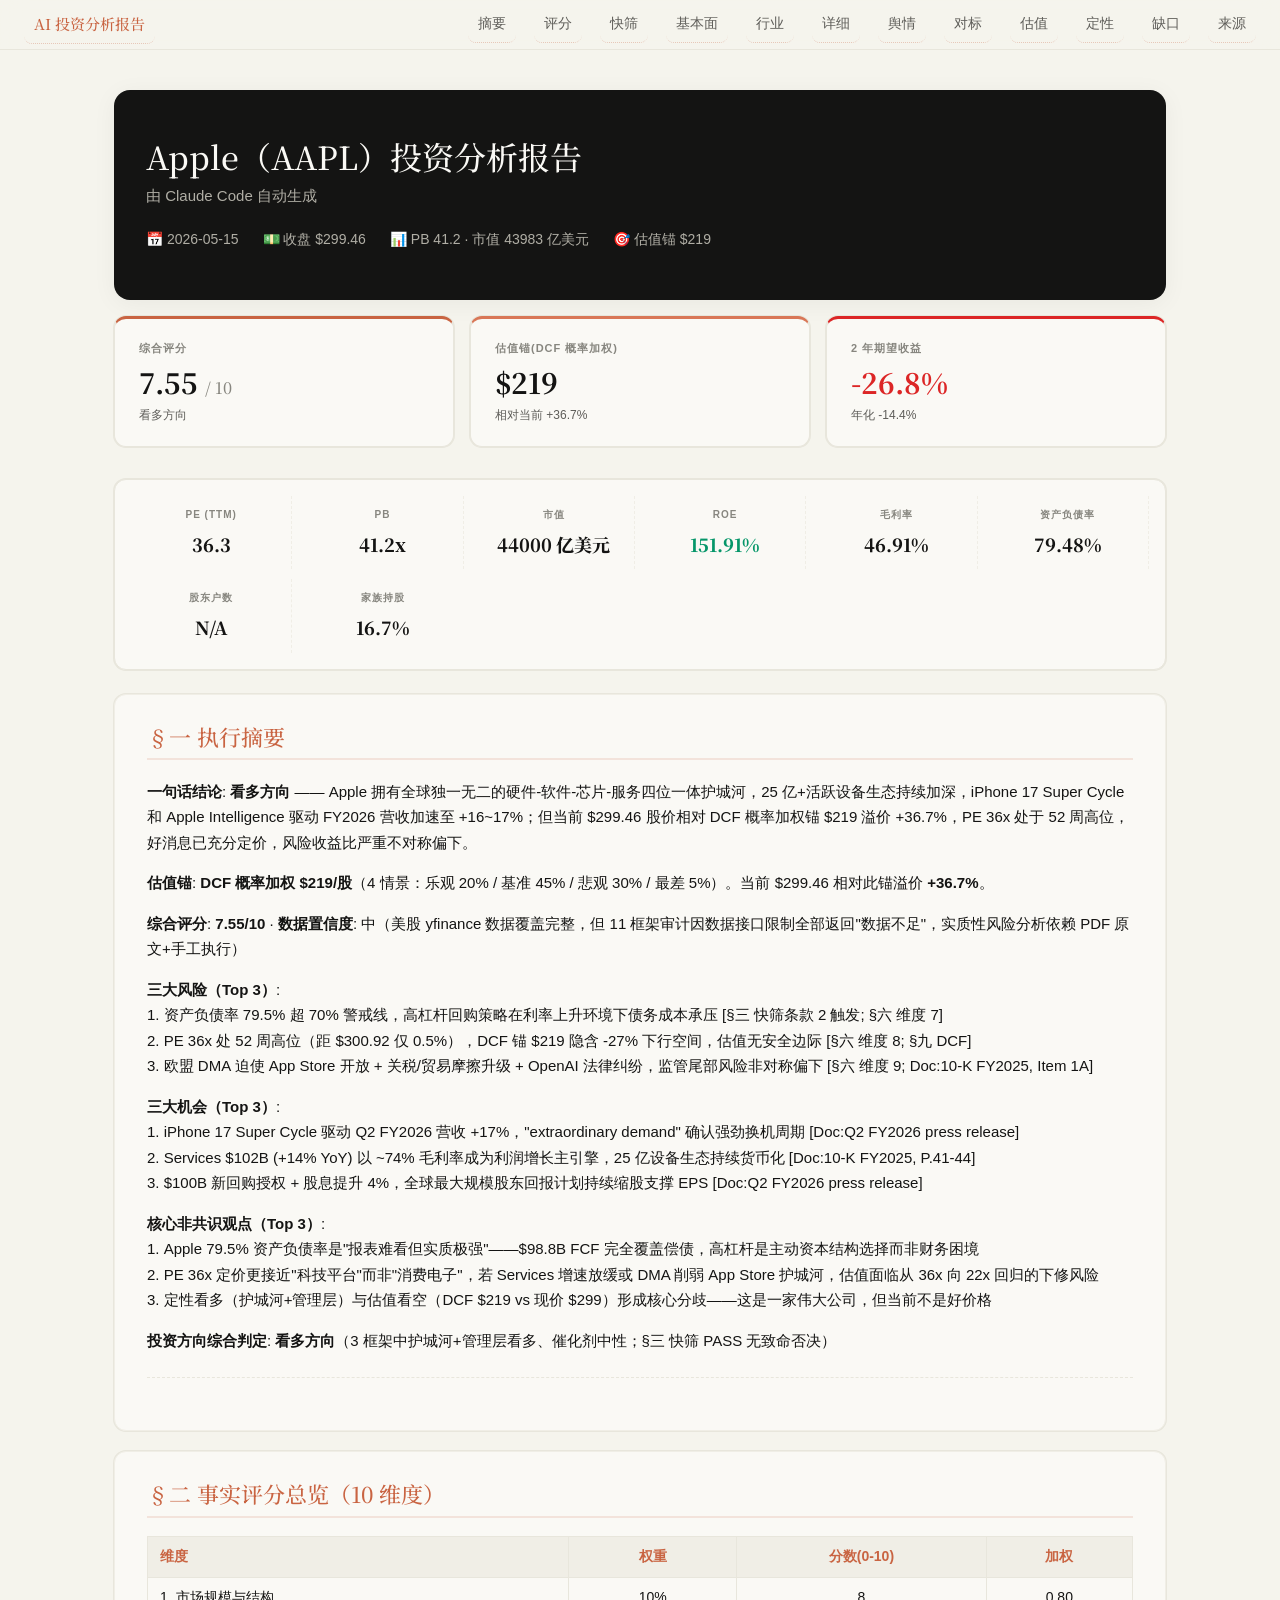
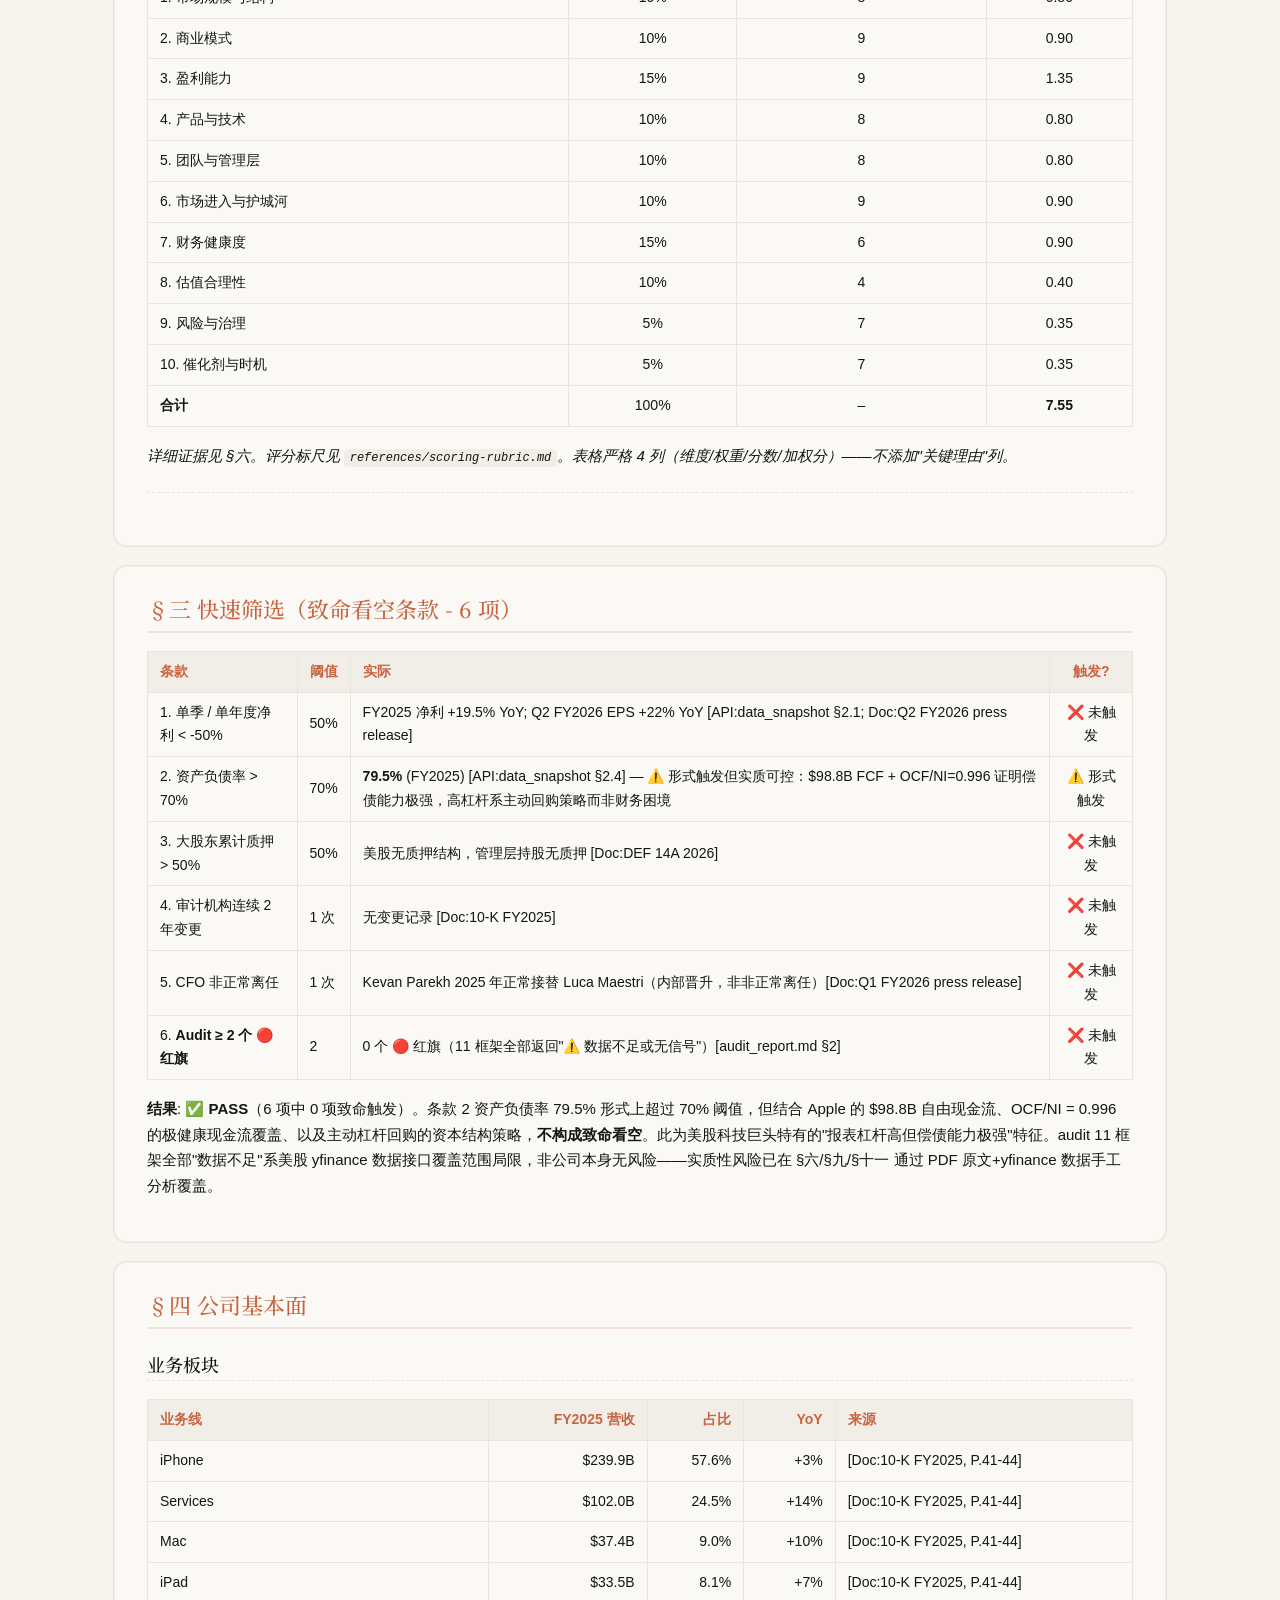
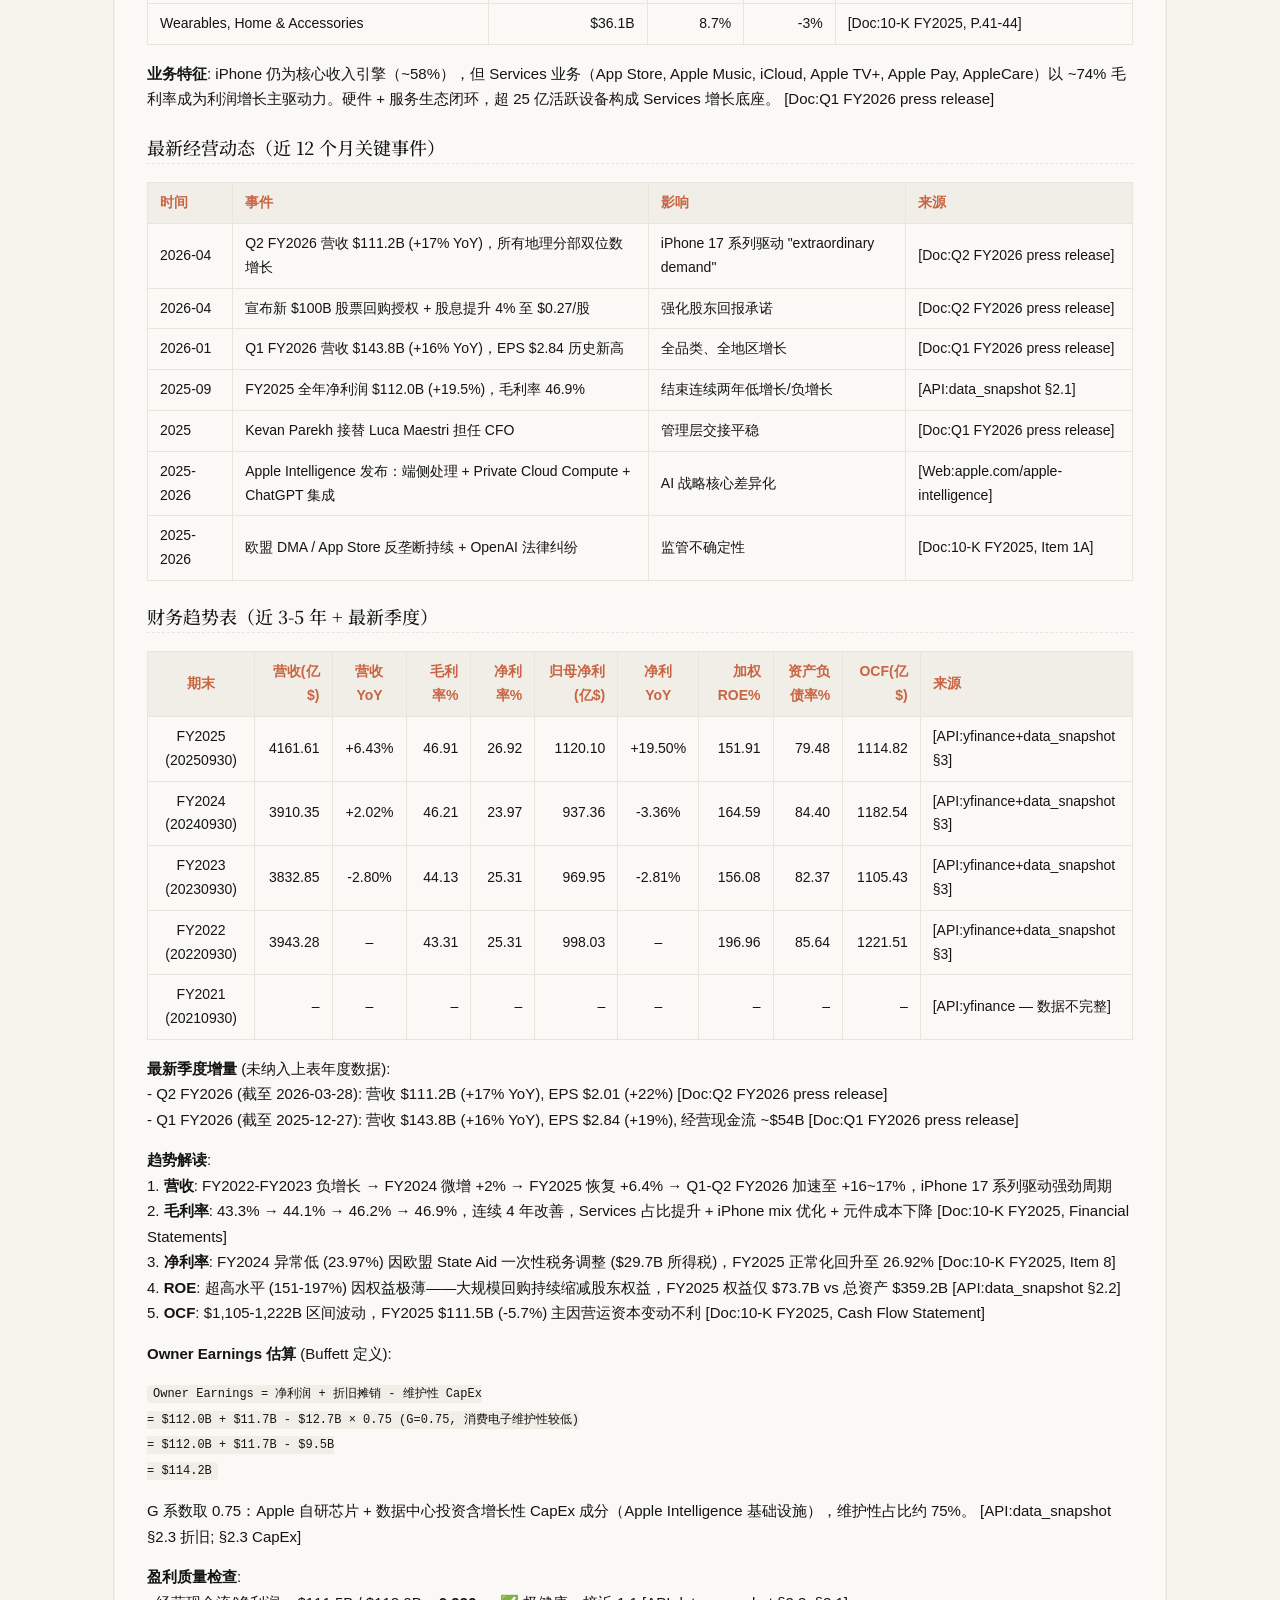
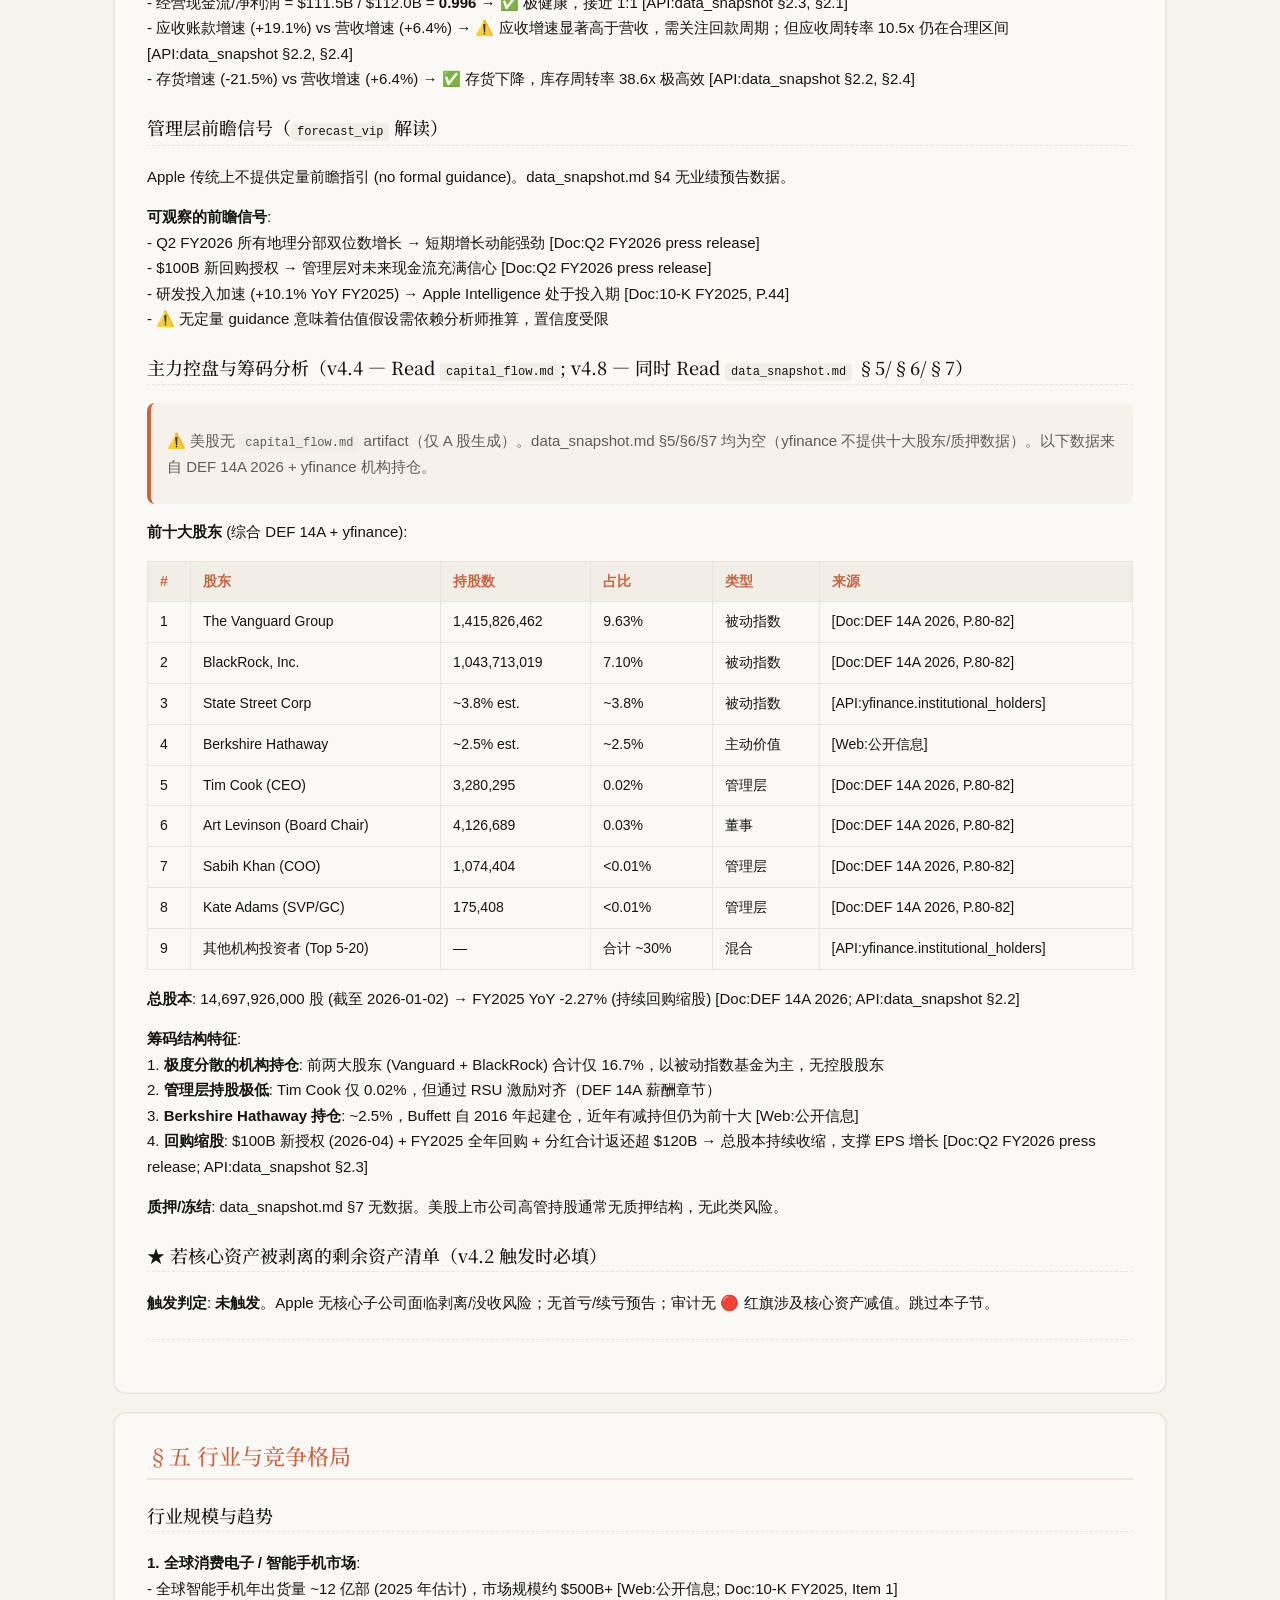
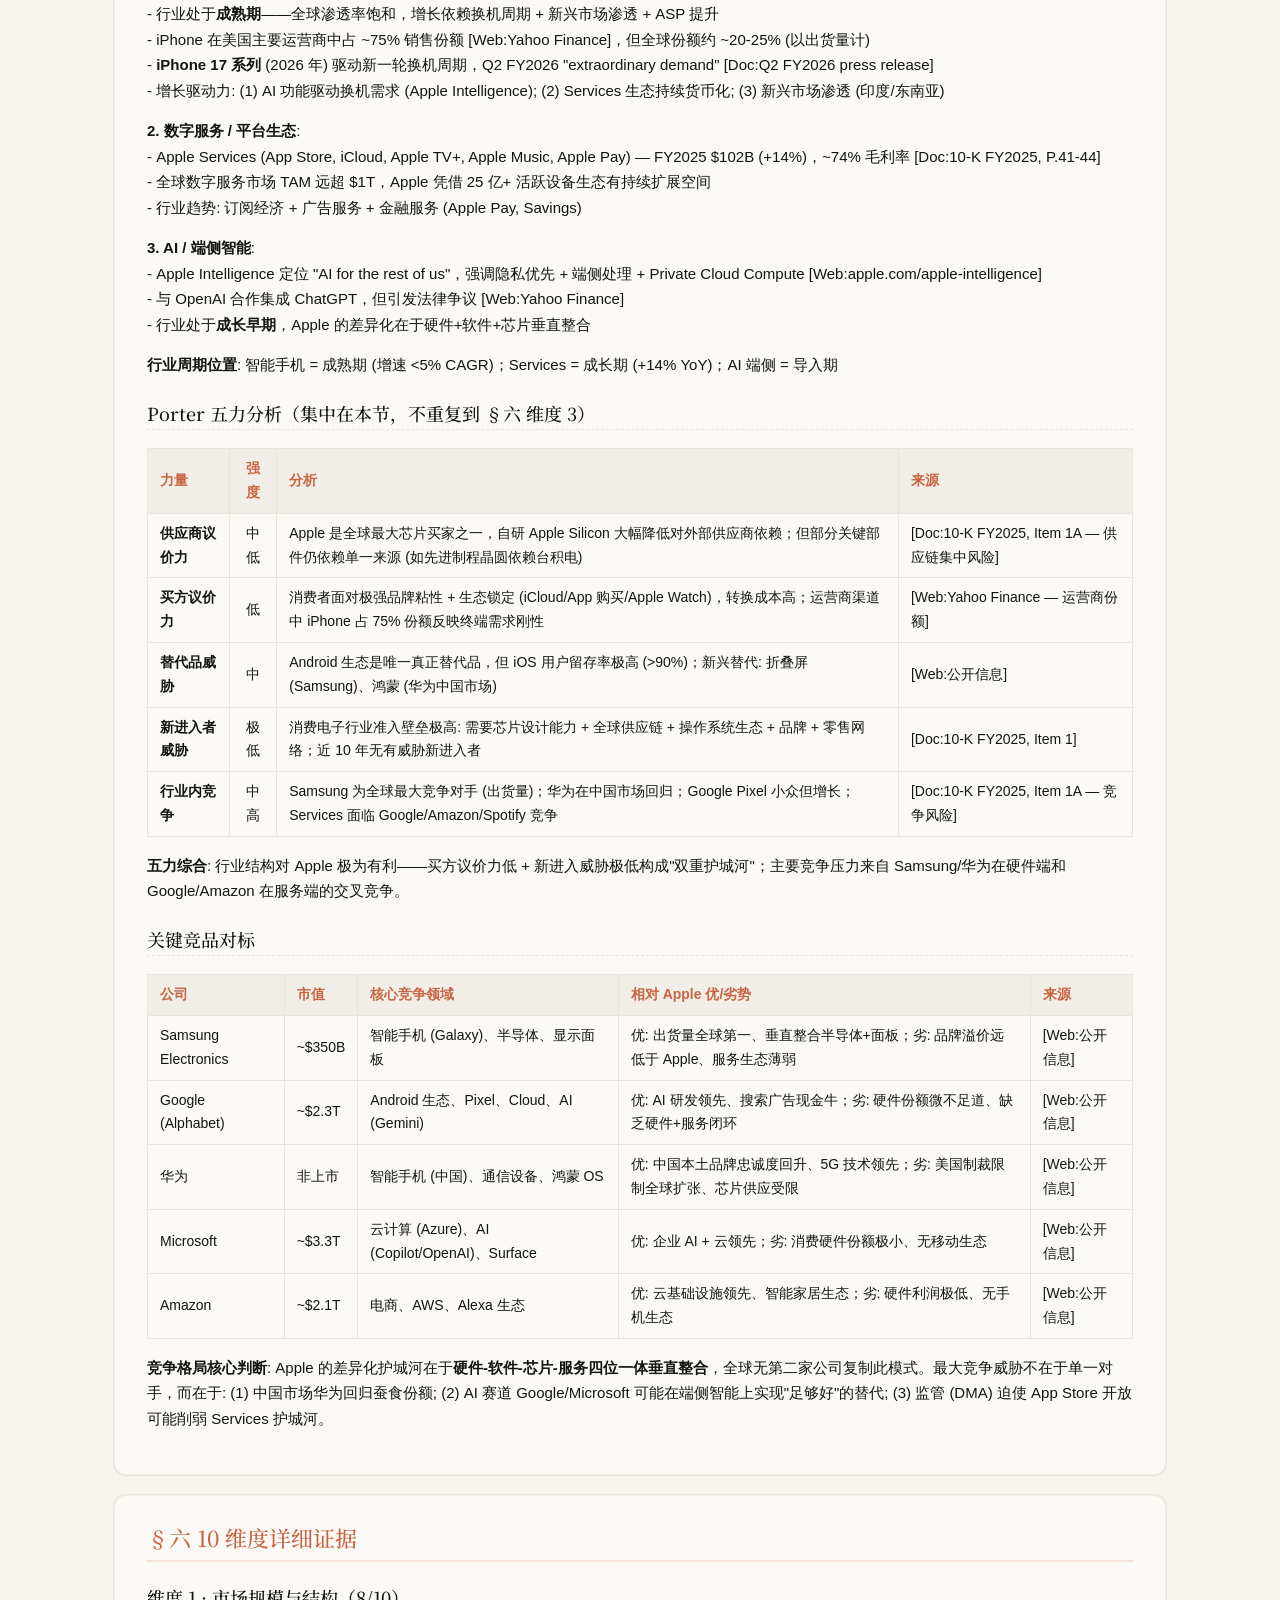
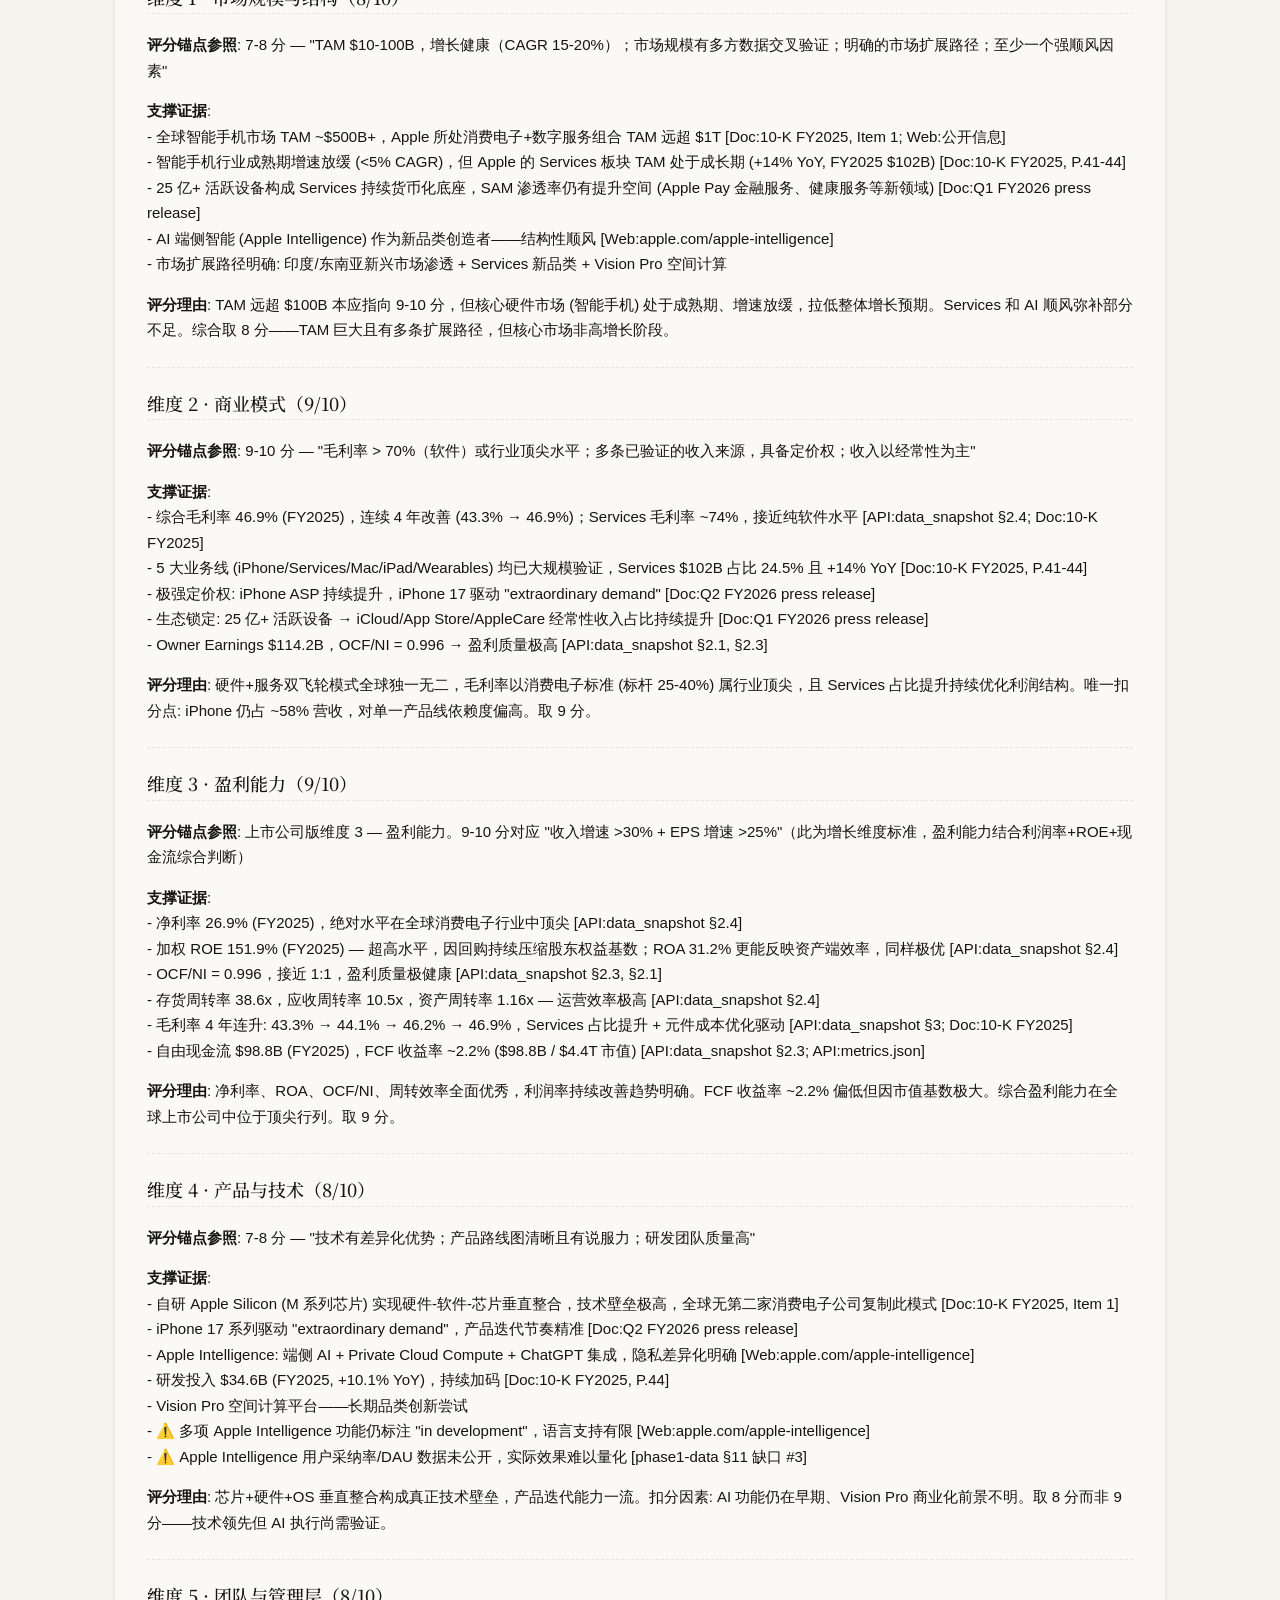
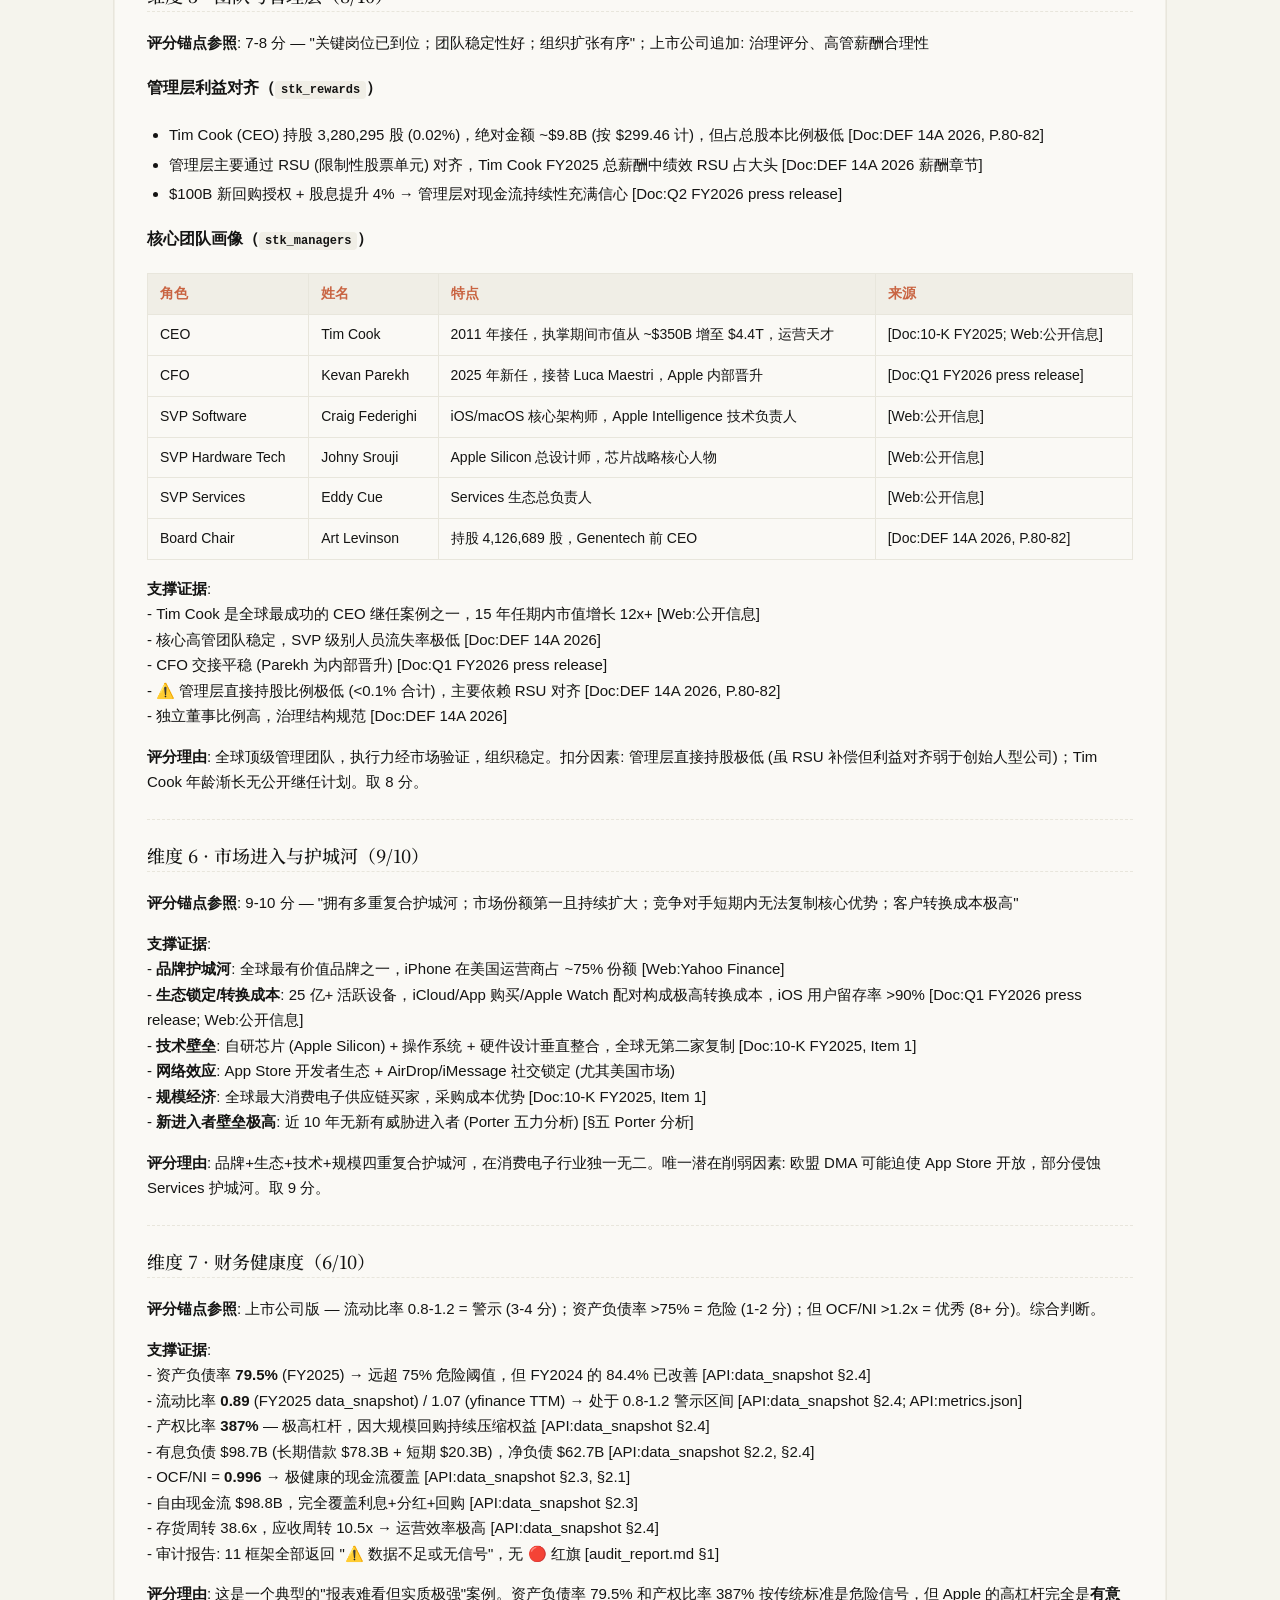
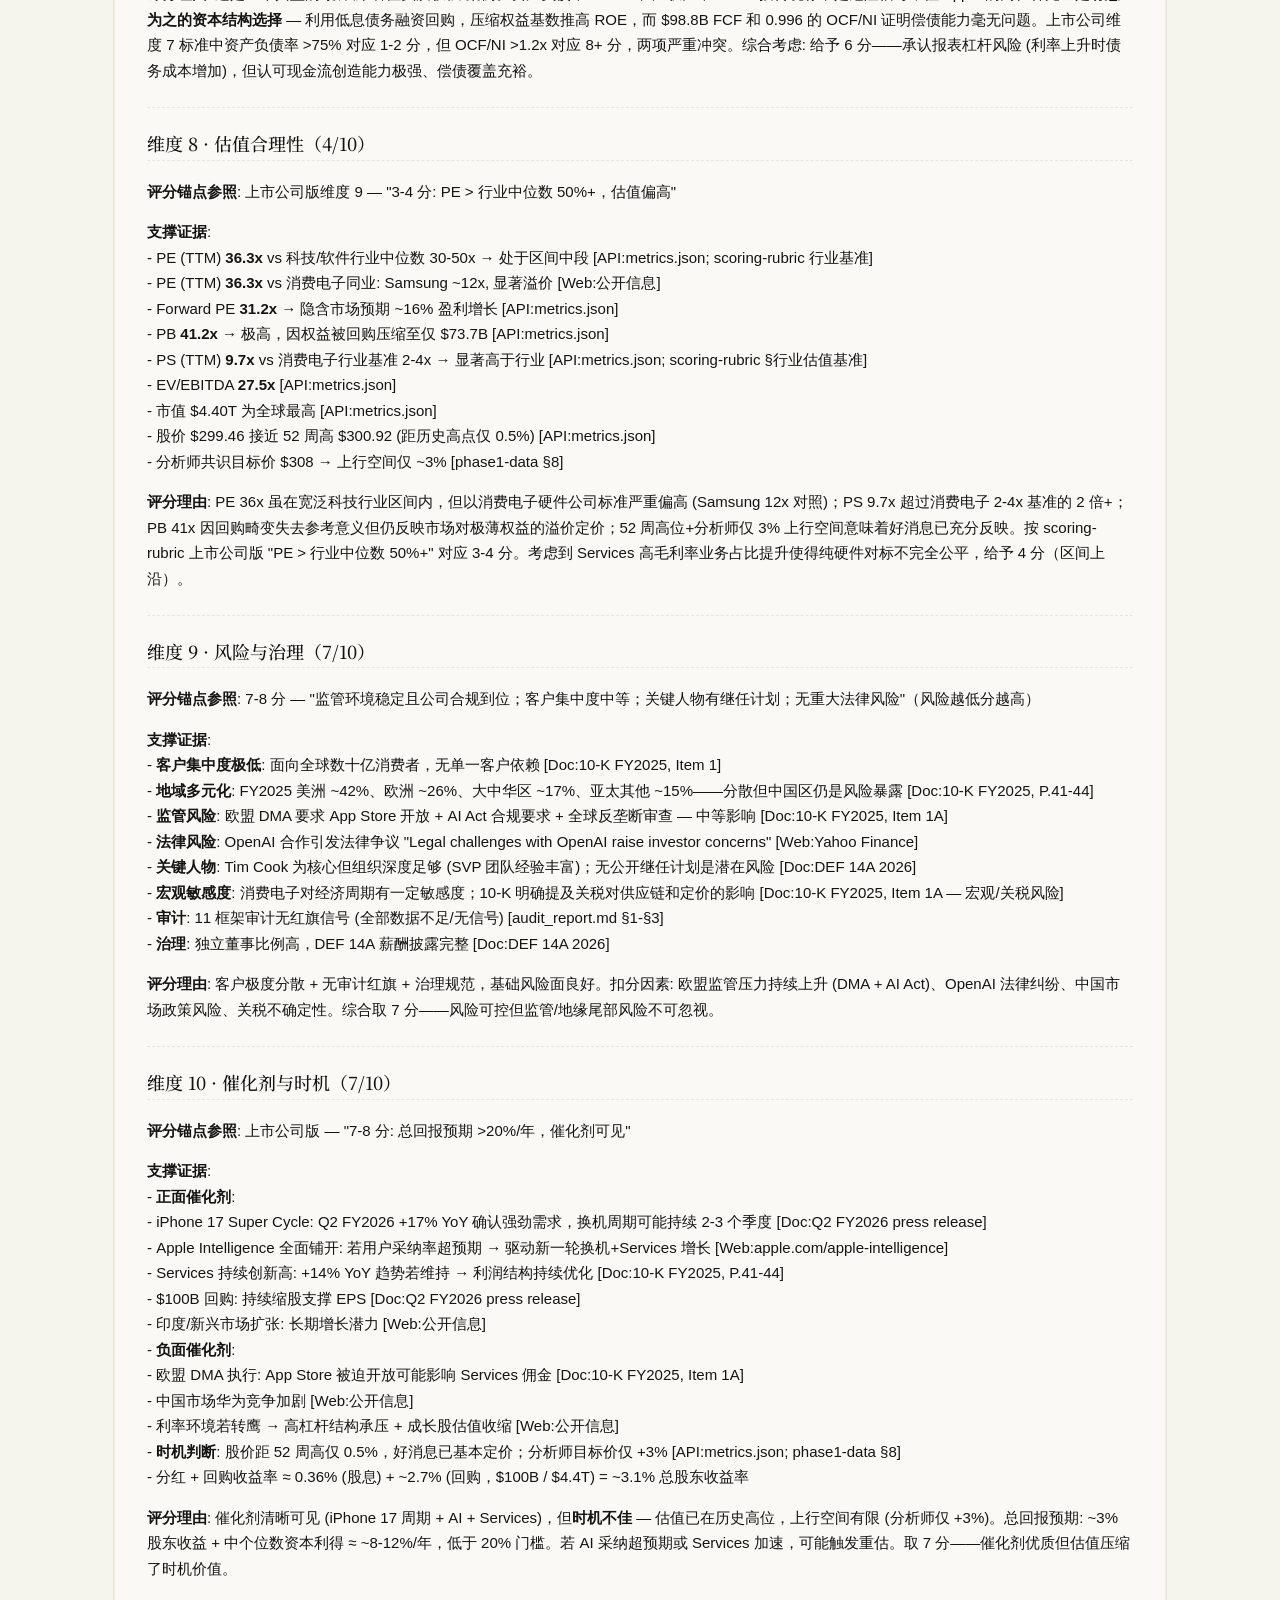
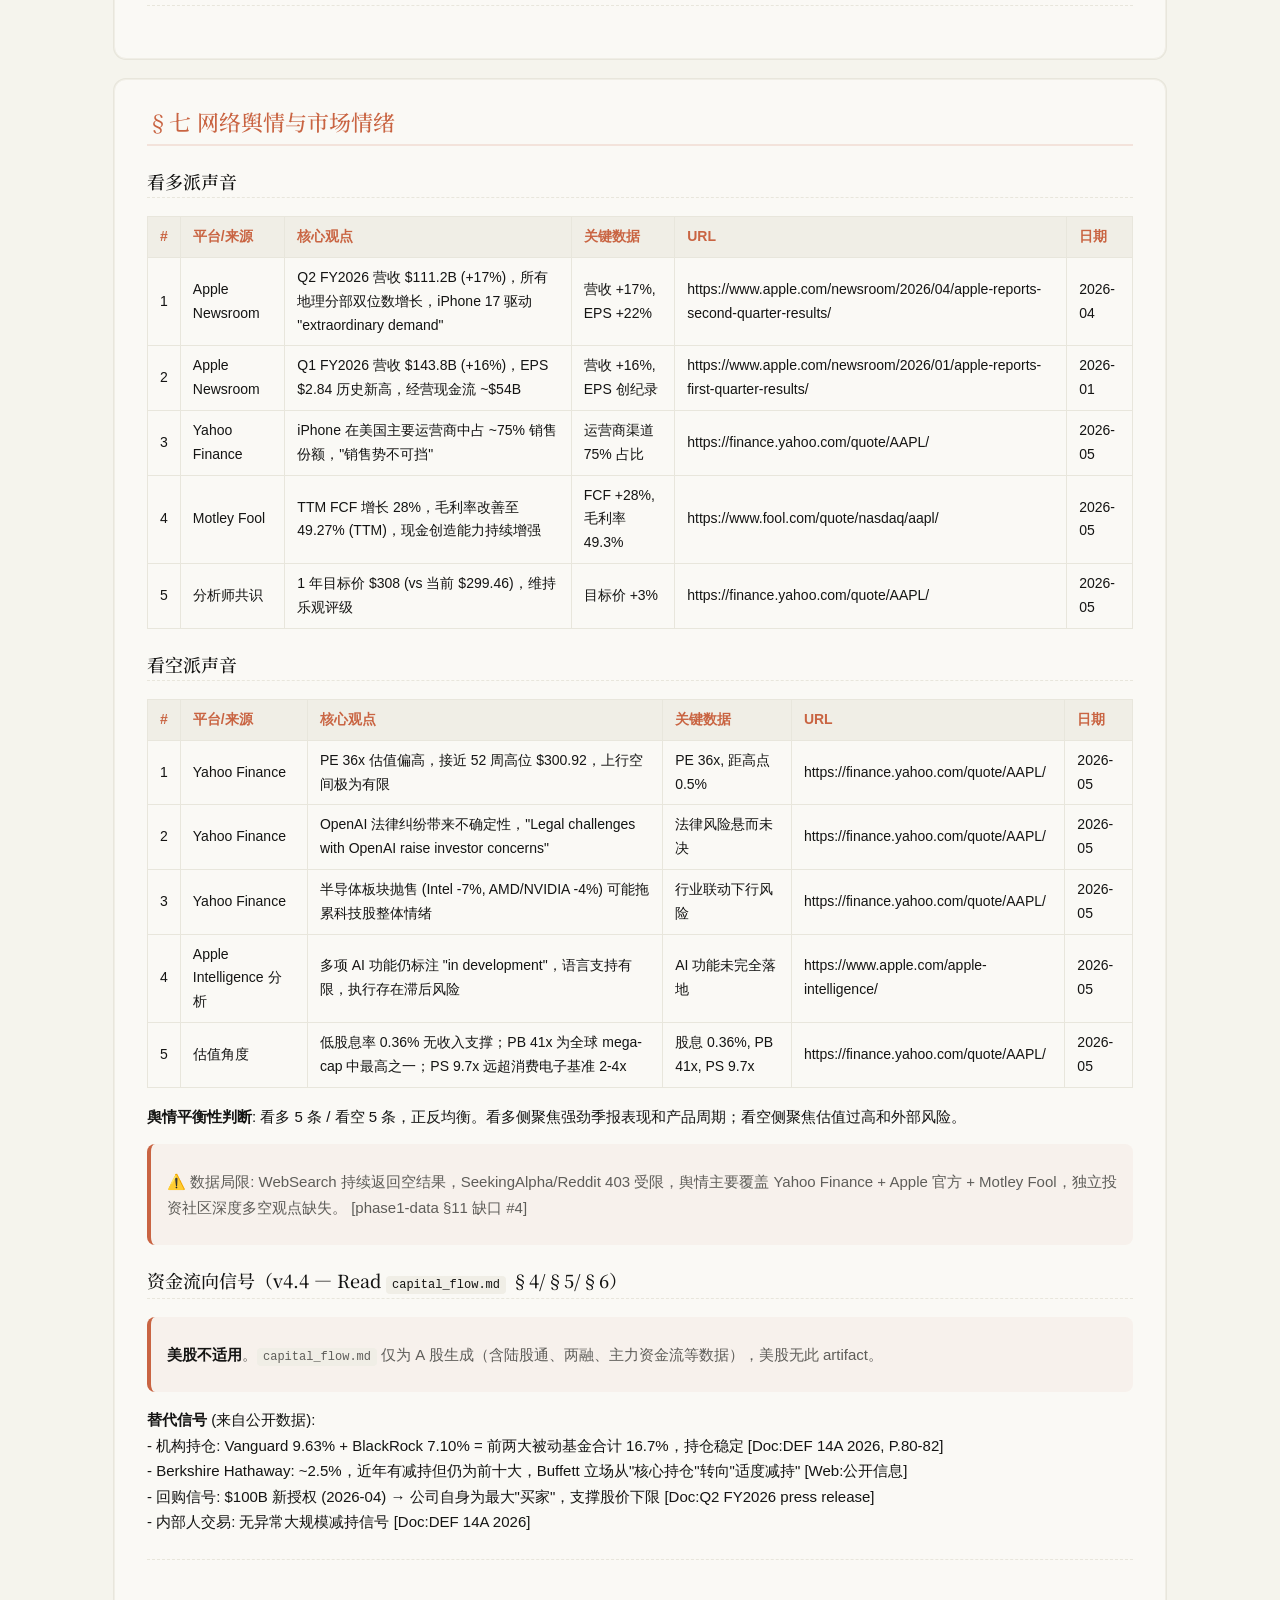
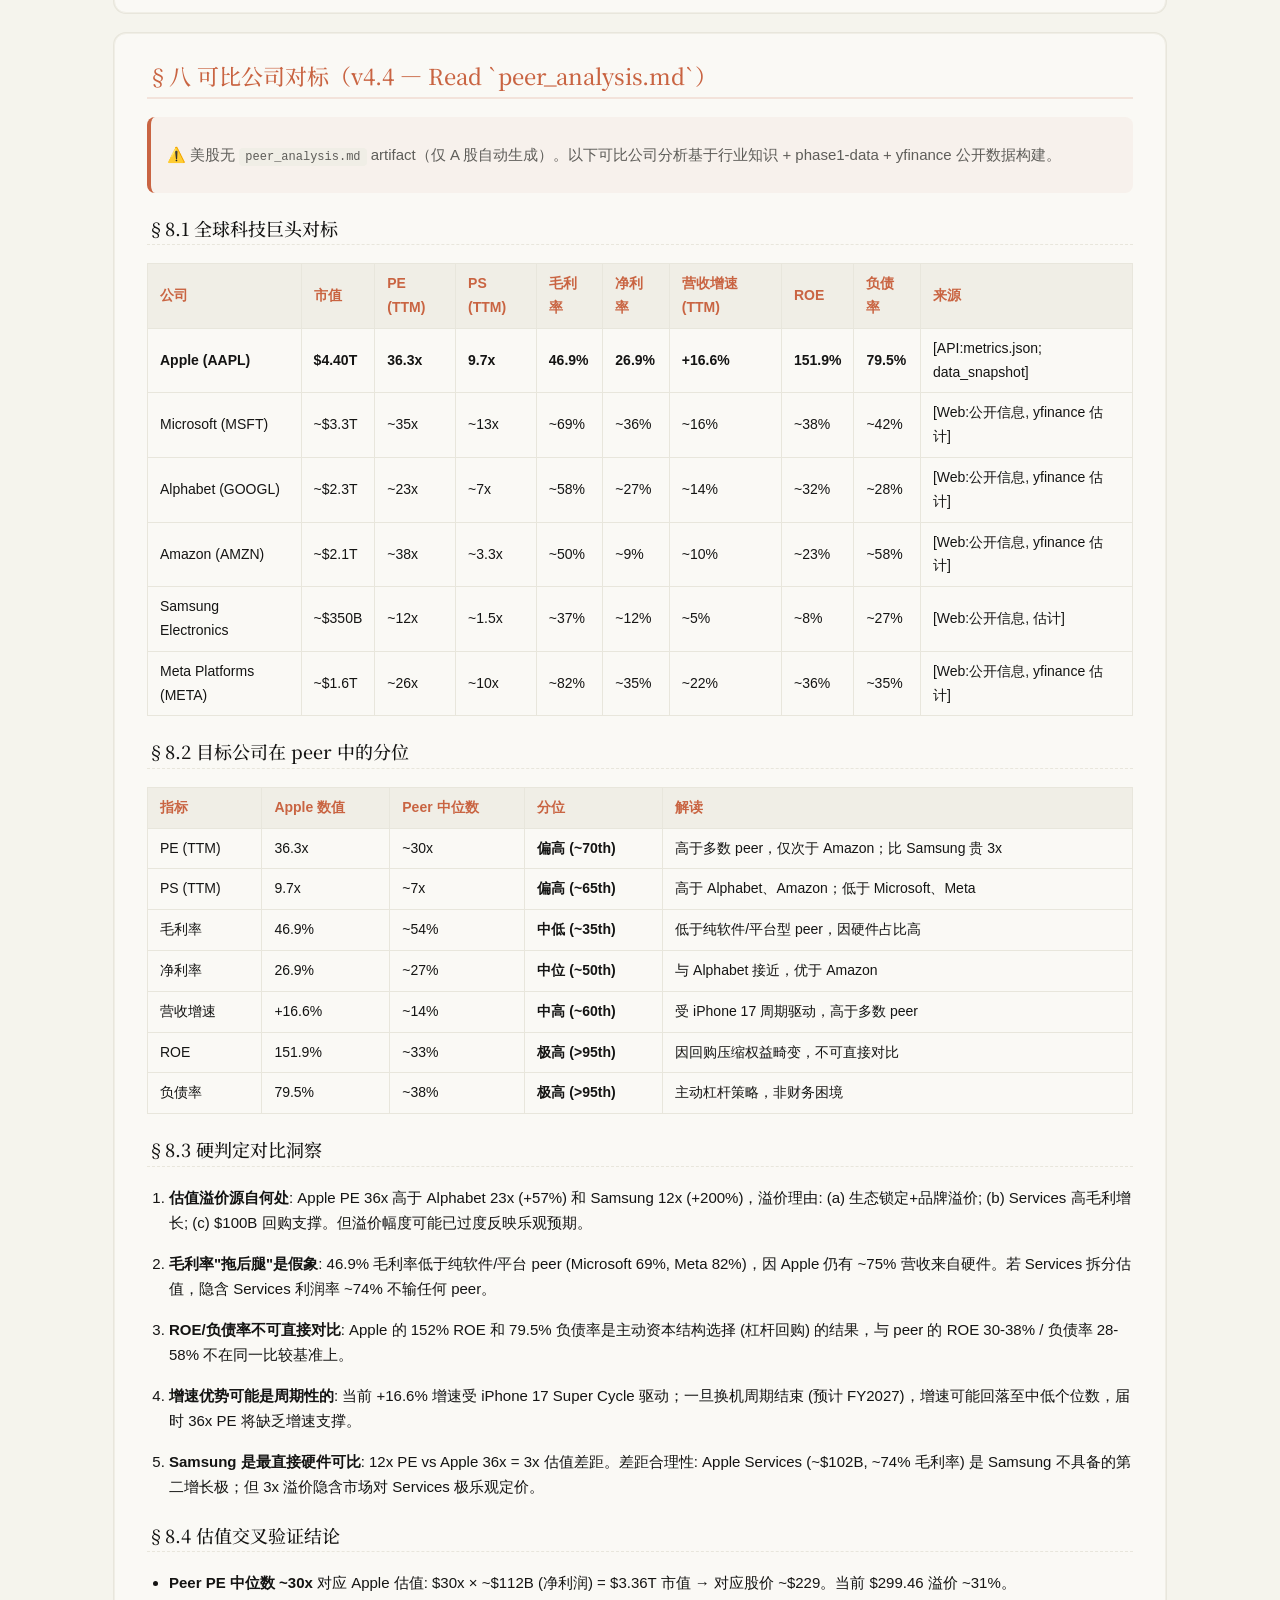
<file: reports/AAPL_Apple/分析报告_dashboard.html>
<!DOCTYPE html>
<html lang="zh-CN">
<head>
<meta charset="UTF-8">
<meta name="viewport" content="width=device-width, initial-scale=1">
<title>Apple（AAPL）投资分析报告 — 2026-05-15</title>
<link rel="preconnect" href="https://fonts.googleapis.com">
<link href="https://fonts.googleapis.com/css2?family=Noto+Serif+SC:wght@400;500;700&display=swap" rel="stylesheet">
<style>
/* ============================================================
   Claude Code Company Analysis · Report Styles v5.0
   单一 CSS 真相源 — 由 assets/html/base.html 加载并内联
   禁止在 Phase 6 Part B 中自创颜色值或变量名
   v5.0: Claude Design Language — 温暖羊皮纸 + 赤陶色主调 + 衬线标题
         Bloomberg 风险色保留(红/琥珀/黄/绿)
   ============================================================ */

:root {
  /* 主色 — Claude Terracotta */
  --c-primary: #c96442;
  --c-primary-light: #f0eee6;
  --c-primary-dark: #a14e2f;
  --c-accent: #d97757;

  /* Bloomberg 风格风险等级(高对比) — 保留不变 */
  --c-risk-red:    #dc2626;
  --c-risk-red-bg: #fef2f2;
  --c-risk-amber:  #e8a33a;
  --c-risk-amber-bg: #fff7ed;
  --c-risk-yellow: #fbbf24;
  --c-risk-yellow-bg: #fffbeb;
  --c-risk-green:  #059669;
  --c-risk-green-bg: #ecfdf5;

  /* 语义色 (保留 v4.3 alias) */
  --c-green: var(--c-risk-green);
  --c-green-bg: var(--c-risk-green-bg);
  --c-yellow: #d97706;
  --c-yellow-bg: #fffbeb;
  --c-red: var(--c-risk-red);
  --c-red-bg: var(--c-risk-red-bg);

  /* Claude 暖灰度系 */
  --c-gray-50:  #faf9f5;  /* Ivory */
  --c-gray-100: #f0eee6;  /* Border Cream */
  --c-gray-200: #e8e6dc;  /* Border Warm */
  --c-gray-500: #87867f;  /* Stone Gray */
  --c-gray-700: #5e5d59;  /* Olive Gray */
  --c-gray-900: #141413;  /* Near Black */

  /* Claude 表面色 */
  --c-parchment: #f5f4ed;
  --c-ivory: #faf9f5;
  --c-warm-sand: #e8e6dc;
  --c-dark-surface: #30302e;
  --c-warm-silver: #b0aea5;
  --c-dark-warm: #3d3d3a;

  /* Morningstar 卡片化 — 迁移到暖色 */
  --c-card-border:  #e8e6dc;
  --c-card-header:  #faf9f5;
  --c-card-hover:   rgba(201,100,66,0.04);

  /* 形状 — Claude ring shadow 系统 */
  --radius: 12px;
  --shadow: 0px 0px 0px 1px #e8e6dc;
  --shadow-md: 0px 0px 0px 1px #d1cfc5;
  --shadow-lg: rgba(0,0,0,0.05) 0px 4px 24px;

  /* Variant Perception 紫 — 保留 */
  --c-variant: #7a4dab;
  --c-variant-bg: #f3eeff;

  /* v4.6 sidebar 布局(弃用但保持兼容) */
  --sidebar-width: 260px;
  --sidebar-gap: 24px;
}

* { box-sizing: border-box; }

body {
  font-family: -apple-system, BlinkMacSystemFont, "Segoe UI", Roboto,
               "PingFang SC", "Noto Sans SC", "Microsoft YaHei", sans-serif;
  background: var(--c-parchment);
  color: var(--c-gray-900);
  margin: 0;
  padding: 0;
  line-height: 1.7;
  font-size: 15px;
}

/* Claude 衬线标题族 */
h1, h2, h3 {
  font-family: Georgia, "Noto Serif SC", "Songti SC", serif;
  font-weight: 500;
}

.container {
  max-width: 1100px;
  margin: 0 auto;
  padding: 40px 24px 80px;
}

/* ---------- 3.1 Sticky 顶部导航栏 ---------- */
.top-nav {
  position: sticky;
  top: 0;
  z-index: 200;
  display: flex;
  align-items: center;
  gap: 18px;
  height: 50px;
  padding: 0 24px;
  backdrop-filter: blur(12px);
  -webkit-backdrop-filter: blur(12px);
  background: rgba(245,244,237,0.85);
  border-bottom: 1px solid var(--c-gray-200);
  font-size: 14px;
}
.top-nav .nav-brand {
  font-family: Georgia, "Noto Serif SC", serif;
  font-weight: 500;
  color: var(--c-primary);
  text-decoration: none;
  margin-right: auto;
  font-size: 15px;
}
.top-nav a {
  color: var(--c-gray-700);
  text-decoration: none;
  padding: 6px 10px;
  border-radius: 8px;
  transition: background .15s, color .15s;
}
.top-nav a:hover {
  background: rgba(201,100,66,0.08);
  color: var(--c-primary);
}

/* ---------- Header Hero ---------- */
header.hero {
  background: var(--c-gray-900);
  color: var(--c-ivory);
  padding: 48px 32px;
  border-radius: 16px;
  margin-bottom: 32px;
  box-shadow: var(--shadow-lg);
}
header.hero h1 {
  font-size: 32px;
  margin: 0 0 8px;
  font-weight: 500;
  line-height: 1.15;
  color: var(--c-ivory);
}
header.hero .subtitle {
  color: var(--c-warm-silver);
  font-size: 15px;
}
header.hero .meta {
  display: flex; flex-wrap: wrap; gap: 24px;
  margin-top: 20px; font-size: 14px;
  color: var(--c-warm-silver);
}

/* ---------- Section (每个 §一到§十五 一个) ---------- */
.section {
  background: var(--c-ivory);
  padding: 28px 32px;
  margin: 20px 0;
  border-radius: var(--radius);
  border: 1px solid var(--c-gray-100);
  box-shadow: var(--shadow);
}
.section h2 {
  font-family: Georgia, "Noto Serif SC", "Songti SC", serif;
  color: var(--c-primary);
  border-bottom: 2px solid rgba(201,100,66,0.15);
  padding-bottom: 8px;
  margin-top: 0;
  font-size: 22px;
  font-weight: 500;
  line-height: 1.25;
}
.section h3 {
  font-family: Georgia, "Noto Serif SC", "Songti SC", serif;
  color: var(--c-gray-900);
  font-size: 18px;
  font-weight: 500;
  margin-top: 24px;
  border-bottom: 1px dashed var(--c-gray-200);
  padding-bottom: 4px;
  line-height: 1.3;
}
.section h4 { color: var(--c-gray-900); font-size: 16px; margin-top: 18px; }

/* Variant Perception 章节专用紫色强调 */
.section.variant-perception {
  border-left: 4px solid var(--c-variant);
  background: linear-gradient(to right, var(--c-variant-bg) 0%, var(--c-ivory) 3%);
}
.section.variant-perception h2 {
  color: var(--c-variant);
  border-bottom-color: var(--c-variant-bg);
}

/* ---------- 3.2 评分环形图 (SVG) ---------- */
.score-ring {
  display: inline-block;
  position: relative;
}
.score-ring svg { display: block; }
.score-ring .score-text {
  position: absolute;
  inset: 0;
  display: flex;
  flex-direction: column;
  align-items: center;
  justify-content: center;
}
.score-ring .score-text .num {
  font-size: 32px;
  font-weight: 700;
  color: var(--c-primary);
  font-family: Georgia, "Noto Serif SC", serif;
}
.score-ring .score-text .label {
  font-size: 11px;
  color: var(--c-gray-500);
}

/* ---------- 3.3 维度评分条形图 ---------- */
.dimension-bar {
  display: grid;
  grid-template-columns: 1fr 48px 3fr 56px;
  align-items: center;
  gap: 12px;
  margin: 10px 0;
  font-size: 14px;
}
.dimension-bar .dim-name { color: var(--c-gray-700); }
.dimension-bar .dim-score {
  font-weight: 600;
  text-align: right;
  color: var(--c-primary);
  font-family: Georgia, "Noto Serif SC", serif;
}
.dimension-bar .dim-progress {
  height: 10px;
  background: var(--c-gray-100);
  border-radius: 5px;
  overflow: hidden;
}
.dimension-bar .dim-progress .fill { height: 100%; border-radius: 5px; }
.dimension-bar .dim-progress .fill.tier1 { background: linear-gradient(90deg, var(--c-primary), var(--c-primary-dark)); }
.dimension-bar .dim-progress .fill.tier2 { background: linear-gradient(90deg, #8b5cf6, #6d28d9); }
.dimension-bar .dim-progress .fill.tier3 { background: linear-gradient(90deg, var(--c-accent), var(--c-primary)); }
.dimension-bar .dim-weight { text-align: right; color: var(--c-gray-500); font-size: 12px; }

/* ---------- 3.4 三色情景卡片 ---------- */
.scenario-grid {
  display: grid;
  grid-template-columns: repeat(auto-fit, minmax(200px, 1fr));
  gap: 12px;
  margin: 16px 0;
}
.scenario {
  padding: 16px;
  border-radius: var(--radius);
  border-left: 4px solid;
}
.scenario .label { font-size: 12px; color: var(--c-gray-500); text-transform: uppercase; letter-spacing: 1px; }
.scenario .big-num {
  font-size: 28px;
  font-weight: 700;
  margin: 4px 0 8px;
  font-family: Georgia, "Noto Serif SC", serif;
}
.scenario .detail { font-size: 13px; color: var(--c-gray-700); }
.scenario.bull { background: var(--c-green-bg); border-left-color: var(--c-green); }
.scenario.bull .big-num { color: var(--c-green); }
.scenario.base { background: var(--c-yellow-bg); border-left-color: var(--c-yellow); }
.scenario.base .big-num { color: var(--c-yellow); }
.scenario.bear { background: var(--c-red-bg); border-left-color: var(--c-red); }
.scenario.bear .big-num { color: var(--c-red); }
.scenario.tail { background: var(--c-dark-surface); border-left-color: var(--c-gray-900); color: var(--c-ivory); }
.scenario.tail .big-num { color: var(--c-ivory); }
.scenario.tail .detail { color: var(--c-warm-silver); }

/* ---------- 3.5 期望回报高亮条 ---------- */
.expected-return {
  background: linear-gradient(135deg, var(--c-gray-900), var(--c-primary-dark));
  color: var(--c-ivory);
  padding: 20px 28px;
  border-radius: 16px;
  margin: 20px 0;
  display: flex;
  align-items: center;
  justify-content: space-between;
  box-shadow: var(--shadow-lg);
}
.expected-return .label { font-size: 12px; color: var(--c-warm-silver); text-transform: uppercase; letter-spacing: 1px; }
.expected-return .value {
  font-size: 36px;
  font-weight: 700;
  font-family: Georgia, "Noto Serif SC", serif;
}

/* ---------- 3.6 团队名片网格 ---------- */
.team-grid {
  display: grid;
  grid-template-columns: repeat(auto-fit, minmax(200px, 1fr));
  gap: 12px;
  margin: 16px 0;
}
.team-card {
  padding: 16px;
  border: 1px solid var(--c-gray-200);
  border-radius: var(--radius);
  text-align: center;
  background: var(--c-ivory);
}
.team-card .avatar {
  width: 48px; height: 48px; border-radius: 50%;
  background: rgba(201,100,66,0.1); color: var(--c-primary);
  display: flex; align-items: center; justify-content: center;
  font-weight: 700; margin: 0 auto 8px; font-size: 18px;
  font-family: Georgia, "Noto Serif SC", serif;
}
.team-card .name { font-weight: 600; }
.team-card .role { color: var(--c-gray-500); font-size: 13px; margin-top: 4px; }

/* ---------- 3.7 风险矩阵 ---------- */
.risk-item {
  display: grid;
  grid-template-columns: 20px 1fr auto;
  gap: 12px;
  align-items: start;
  padding: 12px;
  border-left: 4px solid;
  background: var(--c-gray-50);
  border-radius: 8px;
  margin: 8px 0;
}
.risk-item.high   { border-left-color: var(--c-red);    background: var(--c-red-bg); }
.risk-item.medium { border-left-color: var(--c-yellow); background: var(--c-yellow-bg); }
.risk-item.low    { border-left-color: var(--c-green);  background: var(--c-green-bg); }
.risk-item .dot {
  width: 12px; height: 12px; border-radius: 50%; margin-top: 4px;
}
.risk-item.high   .dot { background: var(--c-red); }
.risk-item.medium .dot { background: var(--c-yellow); }
.risk-item.low    .dot { background: var(--c-green); }

/* ---------- 3.8 融资时间轴 ---------- */
.timeline {
  display: flex;
  align-items: center;
  gap: 0;
  margin: 24px 0;
  overflow-x: auto;
  padding: 8px 0;
}
.timeline .tl-node {
  flex: 0 0 auto;
  text-align: center;
  padding: 0 14px;
  position: relative;
}
.timeline .tl-node::before {
  content: '';
  width: 14px; height: 14px; border-radius: 50%;
  background: var(--c-gray-200); display: block; margin: 0 auto 8px;
}
.timeline .tl-node.current::before {
  background: var(--c-primary);
  box-shadow: 0 0 0 4px rgba(201,100,66,0.15);
}
.timeline .tl-node .year { font-size: 12px; color: var(--c-gray-500); }
.timeline .tl-node .round { font-weight: 600; font-size: 13px; }
.timeline .tl-node .amount { font-size: 11px; color: var(--c-gray-700); }

/* ---------- 3.9 情绪量表 ---------- */
.sentiment-bar {
  position: relative;
  height: 12px;
  border-radius: 6px;
  background: linear-gradient(to right, var(--c-red) 0%, var(--c-yellow) 50%, var(--c-green) 100%);
  margin: 20px 0 32px;
}
.sentiment-bar .pointer {
  position: absolute;
  top: -8px;
  width: 4px; height: 28px;
  background: var(--c-gray-900);
  border-radius: 2px;
  transform: translateX(-50%);
}
.sentiment-bar .pointer::after {
  content: attr(data-label);
  position: absolute;
  top: 32px; left: 50%; transform: translateX(-50%);
  white-space: nowrap;
  font-size: 11px;
  background: var(--c-gray-900);
  color: var(--c-ivory);
  padding: 2px 8px;
  border-radius: 6px;
}

/* ---------- v2 组件 · 估值区间可视化 ---------- */
.valuation-range {
  position: relative;
  height: 28px;
  background: var(--c-gray-100);
  border-radius: 6px;
  margin: 10px 0;
}
.valuation-range .range {
  position: absolute;
  top: 4px; bottom: 4px;
  border-radius: 4px;
  opacity: 0.6;
}
.valuation-range .range.dcf { background: var(--c-primary); }
.valuation-range .range.comparable { background: var(--c-green); }
.valuation-range .range.transaction { background: var(--c-yellow); }
.valuation-range .label-row {
  display: grid;
  grid-template-columns: 80px 1fr;
  gap: 8px;
  align-items: center;
  font-size: 12px;
}

/* ---------- v2 组件 · 星级评估 ---------- */
.star-filled { color: var(--c-accent); }
.star-empty  { color: var(--c-gray-200); }

/* ---------- v2 组件 · 信息缺口优先级 badge ---------- */
.badge {
  display: inline-block;
  padding: 2px 10px;
  border-radius: 12px;
  font-size: 12px;
  font-weight: 600;
}
.badge.critical { background: var(--c-red-bg);    color: var(--c-red); }
.badge.important{ background: var(--c-yellow-bg); color: var(--c-yellow); }
.badge.minor    { background: var(--c-green-bg);  color: var(--c-green); }

/* ---------- 通用 Table ---------- */
table {
  width: 100%;
  border-collapse: collapse;
  margin: 16px 0;
  font-size: 14px;
}
th, td {
  border: 1px solid var(--c-gray-200);
  padding: 8px 12px;
  text-align: left;
}
th {
  background: var(--c-gray-100);
  color: var(--c-primary);
  font-weight: 600;
}
tr:nth-child(even) td { background: var(--c-gray-50); }

/* ---------- 通用文本 ---------- */
strong { color: var(--c-gray-900); font-weight: 600; }
code {
  background: var(--c-gray-100);
  padding: 2px 6px;
  border-radius: 4px;
  font-size: 12px;
}
blockquote {
  border-left: 4px solid var(--c-primary);
  padding: 10px 16px;
  color: var(--c-gray-700);
  background: rgba(201,100,66,0.05);
  border-radius: 8px;
  margin: 12px 0;
}
hr { border: none; border-top: 1px dashed var(--c-gray-200); margin: 24px 0; }
ul, ol { padding-left: 22px; }
li { margin: 4px 0; }
a {
  color: var(--c-primary);
  text-decoration: none;
  border-bottom: 1px dotted rgba(201,100,66,0.3);
}
a:hover { color: var(--c-accent); }

footer {
  text-align: center;
  color: var(--c-gray-500);
  padding: 32px 0 16px;
  font-size: 12px;
  border-top: 1px solid var(--c-gray-200);
  margin-top: 48px;
}

/* ---------- 响应式 ---------- */
@media (max-width: 768px) {
  .container { padding: 20px 16px 60px; }
  header.hero { padding: 24px 16px; }
  header.hero h1 { font-size: 24px; }
  .section { padding: 16px; }
  .scenario-grid, .team-grid { grid-template-columns: 1fr; }
  table { font-size: 12px; }
  table th, table td { padding: 6px 8px; }
}

/* ============================================================
   v4.6 新增: 6 个大厂风格组件 (迁移至 Claude 设计语言)
   ============================================================ */

/* ---------- v4.6-1. 前置评级卡 ---------- */
.rating-trio {
  display: grid;
  grid-template-columns: repeat(3, 1fr);
  gap: 16px;
  margin: -16px 0 32px;
}
.rating-card {
  background: var(--c-ivory);
  border: 1px solid var(--c-card-border);
  border-top: 3px solid var(--c-primary);
  border-radius: var(--radius);
  padding: 20px 24px;
  box-shadow: var(--shadow);
  transition: transform .15s, box-shadow .15s;
}
.rating-card:hover {
  transform: translateY(-2px);
  box-shadow: var(--shadow-lg);
}
.rating-card--score  { border-top-color: var(--c-primary); }
.rating-card--anchor { border-top-color: var(--c-accent); }
.rating-card--return { border-top-color: var(--c-risk-green); }
.rating-card--return.negative { border-top-color: var(--c-risk-red); }

.rating-card .label {
  font-size: 11px;
  color: var(--c-gray-500);
  text-transform: uppercase;
  letter-spacing: 1px;
  font-weight: 600;
  margin-bottom: 8px;
}
.rating-card .value {
  font-size: 28px;
  font-weight: 700;
  color: var(--c-gray-900);
  line-height: 1.2;
  margin-bottom: 6px;
  font-family: Georgia, "Noto Serif SC", serif;
}
.rating-card .value .out-of {
  font-size: 16px;
  color: var(--c-gray-500);
  font-weight: 500;
}
.rating-card .value.negative { color: var(--c-risk-red); }
.rating-card .value.positive { color: var(--c-risk-green); }
.rating-card .sub {
  font-size: 12px;
  color: var(--c-gray-700);
}

/* ---------- v4.6-2. 彩条风险卡 (Bloomberg 等级色保留) ---------- */
.risk-card-v2 {
  display: grid;
  grid-template-columns: 4px 1fr auto;
  gap: 14px;
  align-items: center;
  padding: 14px 16px 14px 0;
  margin: 8px 0;
  background: var(--c-ivory);
  border: 1px solid var(--c-card-border);
  border-radius: var(--radius);
  overflow: hidden;
  transition: background .15s;
}
.risk-card-v2:hover { background: var(--c-card-hover); }
.risk-card-v2.risk-critical { border-left-width: 0; background: linear-gradient(to right, var(--c-risk-red-bg) 0%, var(--c-ivory) 6%); }
.risk-card-v2.risk-high     { background: linear-gradient(to right, var(--c-risk-amber-bg) 0%, var(--c-ivory) 6%); }
.risk-card-v2.risk-medium   { background: linear-gradient(to right, var(--c-risk-yellow-bg) 0%, var(--c-ivory) 6%); }
.risk-card-v2.risk-low      { background: linear-gradient(to right, var(--c-risk-green-bg) 0%, var(--c-ivory) 6%); }
.risk-card-v2 .left-bar { align-self: stretch; width: 4px; }
.risk-card-v2.risk-critical .left-bar { background: var(--c-risk-red); }
.risk-card-v2.risk-high     .left-bar { background: var(--c-risk-amber); }
.risk-card-v2.risk-medium   .left-bar { background: var(--c-risk-yellow); }
.risk-card-v2.risk-low      .left-bar { background: var(--c-risk-green); }
.risk-card-v2 .title { font-weight: 600; color: var(--c-gray-900); margin-bottom: 3px; }
.risk-card-v2 .body  { font-size: 13px; color: var(--c-gray-700); line-height: 1.5; }
.risk-card-v2 .sev-badge {
  font-size: 10px; font-weight: 700; padding: 3px 10px;
  border-radius: 12px; white-space: nowrap; letter-spacing: .5px;
}
.risk-card-v2.risk-critical .sev-badge { background: var(--c-risk-red);    color: white; }
.risk-card-v2.risk-high     .sev-badge { background: var(--c-risk-amber);  color: white; }
.risk-card-v2.risk-medium   .sev-badge { background: var(--c-risk-yellow); color: var(--c-gray-900); }
.risk-card-v2.risk-low      .sev-badge { background: var(--c-risk-green);  color: white; }

/* ---------- v4.6.2. Preamble 区 ---------- */
.preamble {
  background: var(--c-ivory);
  border-left: 3px solid var(--c-accent);
  border-radius: 8px;
  padding: 14px 20px;
  margin: -8px 0 20px;
  font-size: 13px;
  color: var(--c-gray-700);
  line-height: 1.7;
}
.preamble:empty { display: none; }
.preamble blockquote {
  margin: 0;
  padding: 0;
  border: none;
  background: transparent;
  font-size: 13px;
}
.preamble blockquote p { margin: 6px 0; }
.preamble p { margin: 6px 0; }
.preamble strong { color: var(--c-primary-dark); }
.preamble hr { display: none; }

/* ---------- v4.6.1. 关键指标横排面板 ---------- */
.metric-strip {
  display: grid;
  grid-template-columns: repeat(auto-fit, minmax(140px, 1fr));
  gap: 10px;
  margin: 0 0 24px;
  padding: 16px;
  background: var(--c-ivory);
  border: 1px solid var(--c-card-border);
  border-radius: var(--radius);
  box-shadow: var(--shadow);
}
.metric-strip .metric-chip {
  padding: 10px 14px;
  text-align: center;
  border-right: 1px dashed var(--c-gray-100);
}
.metric-strip .metric-chip:last-child { border-right: none; }
.metric-strip .metric-chip .metric-label {
  font-size: 10px;
  color: var(--c-gray-500);
  text-transform: uppercase;
  letter-spacing: 1px;
  font-weight: 700;
  margin-bottom: 6px;
}
.metric-strip .metric-chip .metric-value {
  font-size: 18px;
  font-weight: 800;
  font-variant-numeric: tabular-nums;
  color: var(--c-gray-900);
  font-family: Georgia, "Noto Serif SC", serif;
}
.metric-strip .metric-chip .metric-value.positive { color: var(--c-risk-green); }
.metric-strip .metric-chip .metric-value.negative { color: var(--c-risk-red); }
.metric-strip .metric-chip .metric-value.risk     { color: var(--c-risk-amber); }
.metric-strip .metric-chip .metric-value.critical { color: var(--c-risk-red); font-weight: 900; }
.metric-strip .metric-chip .metric-value.neutral  { color: var(--c-gray-900); }

/* ---------- v4.6 兼容: .metric-sidebar/metric-row 保留 ---------- */
.metric-sidebar {
  background: var(--c-ivory);
  border: 1px solid var(--c-card-border);
  border-radius: var(--radius);
  padding: 20px 18px;
  box-shadow: var(--shadow);
  margin: 0 0 24px;
}
.metric-sidebar h4 {
  font-size: 11px;
  color: var(--c-gray-500);
  text-transform: uppercase;
  letter-spacing: 1.5px;
  font-weight: 700;
  margin: 0 0 14px;
  padding-bottom: 10px;
  border-bottom: 1px solid var(--c-card-border);
}
.metric-sidebar .metric-row {
  display: flex;
  justify-content: space-between;
  align-items: baseline;
  padding: 10px 0;
  border-bottom: 1px dashed var(--c-gray-100);
  font-size: 13px;
}
.metric-sidebar .metric-row:last-child { border-bottom: none; }
.metric-sidebar .metric-row span { color: var(--c-gray-700); }
.metric-sidebar .metric-row strong { font-weight: 700; color: var(--c-gray-900); font-variant-numeric: tabular-nums; }
.metric-sidebar .metric-row strong.positive { color: var(--c-risk-green); }
.metric-sidebar .metric-row strong.negative { color: var(--c-risk-red); }
.metric-sidebar .metric-row strong.risk     { color: var(--c-risk-amber); font-weight: 800; }
.metric-sidebar .metric-row strong.critical { color: var(--c-risk-red);   font-weight: 800; }

/* ---------- v4.6-4. 对标卡 ---------- */
.comparison-card {
  display: grid;
  grid-template-columns: 1fr 1.3fr 1fr;
  gap: 8px;
  background: var(--c-ivory);
  border: 1px solid var(--c-card-border);
  border-radius: var(--radius);
  padding: 16px;
  margin: 12px 0;
}
.comparison-card .cmp-col {
  text-align: center;
  padding: 8px 10px;
  border-radius: 8px;
}
.comparison-card .cmp-col.center {
  background: rgba(201,100,66,0.06);
  border: 2px solid var(--c-primary);
}
.comparison-card .cmp-label { font-size: 10px; color: var(--c-gray-500); text-transform: uppercase; letter-spacing: 1px; font-weight: 600; margin-bottom: 6px; }
.comparison-card .cmp-value {
  font-size: 20px;
  font-weight: 800;
  color: var(--c-gray-900);
  font-variant-numeric: tabular-nums;
  font-family: Georgia, "Noto Serif SC", serif;
}
.comparison-card .cmp-col.center .cmp-value { font-size: 24px; color: var(--c-primary); }
.comparison-card .cmp-sub { font-size: 11px; color: var(--c-gray-500); margin-top: 4px; }
.comparison-card .cmp-bar {
  height: 6px; background: var(--c-gray-100); border-radius: 3px;
  margin-top: 8px; position: relative; overflow: hidden;
}
.comparison-card .cmp-bar .fill {
  position: absolute; left: 0; top: 0; bottom: 0;
  background: linear-gradient(90deg, var(--c-primary), var(--c-accent));
  border-radius: 3px;
}

/* ---------- v4.6-5. 深度链接 ---------- */
.deep-link {
  display: inline-flex;
  align-items: center;
  gap: 3px;
  padding: 1px 8px 1px 6px;
  font-size: 11px;
  background: rgba(201,100,66,0.08);
  color: var(--c-primary);
  border: 1px solid transparent;
  border-radius: 12px;
  text-decoration: none !important;
  vertical-align: middle;
  font-weight: 600;
  transition: background .15s, border-color .15s;
}
.deep-link::before { content: '→'; opacity: .6; }
.deep-link:hover {
  background: var(--c-primary);
  color: var(--c-ivory);
  border-color: var(--c-primary);
}
/* Target 高亮 */
.section:target {
  animation: target-pulse 1.8s ease-out;
  scroll-margin-top: 70px;
}
@keyframes target-pulse {
  0%   { box-shadow: 0 0 0 4px var(--c-accent); }
  100% { box-shadow: var(--shadow); }
}

/* ---------- v4.6-6. 微型热力图 ---------- */
.heatmap-grid {
  display: grid;
  gap: 2px;
  margin: 10px 0;
  font-size: 10px;
}
.heatmap-grid .hm-cell {
  aspect-ratio: 1 / 1;
  min-height: 28px;
  display: flex;
  align-items: center;
  justify-content: center;
  border-radius: 6px;
  font-family: ui-monospace, monospace;
  font-weight: 600;
  color: var(--c-gray-900);
}
/* 5 档颜色映射 */
.heatmap-grid .hm-cell.hm--2 { background: #fca5a5; color: #7f1d1d; }
.heatmap-grid .hm-cell.hm--1 { background: #fed7aa; color: #7c2d12; }
.heatmap-grid .hm-cell.hm-0  { background: var(--c-gray-100); }
.heatmap-grid .hm-cell.hm-1  { background: #bbf7d0; color: #14532d; }
.heatmap-grid .hm-cell.hm-2  { background: #4ade80; color: white; }
.heatmap-grid .hm-cell:hover { transform: scale(1.1); }

.heatmap-grid .hm-row-label {
  font-size: 10px;
  color: var(--c-gray-500);
  text-align: right;
  padding-right: 8px;
  align-self: center;
}

/* ---------- 响应式 ---------- */
@media (max-width: 768px) {
  .container { padding: 20px 16px 60px; }
  header.hero { padding: 24px 16px; }
  header.hero h1 { font-size: 24px; }
  .section { padding: 16px; }
  .scenario-grid, .team-grid, .rating-trio { grid-template-columns: 1fr; }
  .comparison-card { grid-template-columns: 1fr; }
  .metric-strip { grid-template-columns: repeat(2, 1fr); }
  .metric-strip .metric-chip { border-right: none; border-bottom: 1px dashed var(--c-gray-100); }
  table { font-size: 12px; }
  table th, table td { padding: 6px 8px; }
}

/* ---------- 打印 ---------- */
@media print {
  body { background: white; }
  .top-nav { display: none; }
  .section { box-shadow: none; border: 1px solid #ccc; break-inside: avoid; }
  header.hero { break-inside: avoid; }
  .metric-strip { break-inside: avoid; }
  .deep-link { color: var(--c-gray-900); background: transparent; border-color: var(--c-gray-500); }
  .deep-link::before { content: ''; }
  .deep-link::after { content: ' (见对应章节)'; font-size: 10px; color: var(--c-gray-500); }
}

</style>
</head>
<body>

<!-- ============================================================
     Sticky 顶部导航栏 — 13 章节锚点
     ============================================================ -->
<nav class="top-nav">
  <a href="../../index.html" class="nav-brand">AI 投资分析报告</a>
  <a href="#exec-summary">摘要</a>
  <a href="#scoring">评分</a>
  <a href="#screening">快筛</a>
  <a href="#fundamentals">基本面</a>
  <a href="#industry">行业</a>
  <a href="#detail">详细</a>
  <a href="#sentiment">舆情</a>
  <a href="#peers">对标</a>
  <a href="#valuation">估值</a>
  <a href="#qualitative">定性</a>
  <a href="#gaps">缺口</a>
  <a href="#sources">来源</a>
</nav>

<div class="container">

<!-- ============================================================
     Header Hero
     ============================================================ -->
<header class="hero">
  <h1>Apple（AAPL）投资分析报告</h1>
  <div class="subtitle">由 Claude Code 自动生成</div>
  <div class="meta">
    <span>📅 2026-05-15</span>
    <span>💵 收盘 $299.46</span>
    <span>📊 PB 41.2 · 市值 43983 亿美元</span>
    <span>🎯 估值锚 $219</span>
  </div>
</header>

<!-- ============================================================
     v4.6.2 新增: Preamble 区 — 主报告第一个 ## 之前的 blockquote / 段落
     (版本切换说明 / 数据截止注意 / meta 行的详细补充等),否则会丢失
     ============================================================ -->
<div class="preamble"></div>

<!-- ============================================================
     v4.6 新增: 前置评级三件套(Goldman 风格, hero 下方醒目位置)
     ============================================================ -->
<div class="rating-trio">

  <div class="rating-card rating-card--score">
    <div class="label">综合评分</div>
    <div class="value">7.55 <span class="out-of">/ 10</span></div>
    <div class="sub">看多方向</div>
  </div>
  <div class="rating-card rating-card--anchor">
    <div class="label">估值锚(DCF 概率加权)</div>
    <div class="value">$219</div>
    <div class="sub">相对当前 +36.7%</div>
  </div>
  <div class="rating-card rating-card--return negative">
    <div class="label">2 年期望收益</div>
    <div class="value negative">-26.8%</div>
    <div class="sub">年化 -14.4%</div>
  </div>
</div>

<!-- ============================================================
     v4.6.1 关键指标横排面板(替代 v4.6 的粘性侧边栏,更简洁)
     ============================================================ -->
<div class="metric-strip">

  <div class="metric-chip">
    <div class="metric-label">PE (TTM)</div>
    <div class="metric-value neutral">36.3</div>
  </div>
  <div class="metric-chip">
    <div class="metric-label">PB</div>
    <div class="metric-value neutral">41.2x</div>
  </div>
  <div class="metric-chip">
    <div class="metric-label">市值</div>
    <div class="metric-value neutral">44000 亿美元</div>
  </div>
  <div class="metric-chip">
    <div class="metric-label">ROE</div>
    <div class="metric-value positive">151.91%</div>
  </div>
  <div class="metric-chip">
    <div class="metric-label">毛利率</div>
    <div class="metric-value neutral">46.91%</div>
  </div>
  <div class="metric-chip">
    <div class="metric-label">资产负债率</div>
    <div class="metric-value neutral">79.48%</div>
  </div>
  <div class="metric-chip">
    <div class="metric-label">股东户数</div>
    <div class="metric-value neutral">N/A</div>
  </div>
  <div class="metric-chip">
    <div class="metric-label">家族持股</div>
    <div class="metric-value neutral">16.7%</div>
  </div>
</div>

<!-- ============================================================
     §一 执行摘要
     ============================================================ -->
<div class="section" id="exec-summary">
<h2>§一 执行摘要</h2>
<p><strong>一句话结论</strong>: <strong>看多方向</strong> —— Apple 拥有全球独一无二的硬件-软件-芯片-服务四位一体护城河，25 亿+活跃设备生态持续加深，iPhone 17 Super Cycle 和 Apple Intelligence 驱动 FY2026 营收加速至 +16~17%；但当前 $299.46 股价相对 DCF 概率加权锚 $219 溢价 +36.7%，PE 36x 处于 52 周高位，好消息已充分定价，风险收益比严重不对称偏下。</p>
<p><strong>估值锚</strong>: <strong>DCF 概率加权 $219/股</strong>（4 情景：乐观 20% / 基准 45% / 悲观 30% / 最差 5%）。当前 $299.46 相对此锚溢价 <strong>+36.7%</strong>。</p>
<p><strong>综合评分</strong>: <strong>7.55/10</strong> · <strong>数据置信度</strong>: 中（美股 yfinance 数据覆盖完整，但 11 框架审计因数据接口限制全部返回"数据不足"，实质性风险分析依赖 PDF 原文+手工执行）</p>
<p><strong>三大风险（Top 3）</strong>:<br />
1. 资产负债率 79.5% 超 70% 警戒线，高杠杆回购策略在利率上升环境下债务成本承压 [§三 快筛条款 2 触发; §六 维度 7]<br />
2. PE 36x 处 52 周高位（距 $300.92 仅 0.5%），DCF 锚 $219 隐含 -27% 下行空间，估值无安全边际 [§六 维度 8; §九 DCF]<br />
3. 欧盟 DMA 迫使 App Store 开放 + 关税/贸易摩擦升级 + OpenAI 法律纠纷，监管尾部风险非对称偏下 [§六 维度 9; Doc:10-K FY2025, Item 1A]</p>
<p><strong>三大机会（Top 3）</strong>:<br />
1. iPhone 17 Super Cycle 驱动 Q2 FY2026 营收 +17%，"extraordinary demand" 确认强劲换机周期 [Doc:Q2 FY2026 press release]<br />
2. Services $102B (+14% YoY) 以 ~74% 毛利率成为利润增长主引擎，25 亿设备生态持续货币化 [Doc:10-K FY2025, P.41-44]<br />
3. $100B 新回购授权 + 股息提升 4%，全球最大规模股东回报计划持续缩股支撑 EPS [Doc:Q2 FY2026 press release]</p>
<p><strong>核心非共识观点（Top 3）</strong>:<br />
1. Apple 79.5% 资产负债率是"报表难看但实质极强"——$98.8B FCF 完全覆盖偿债，高杠杆是主动资本结构选择而非财务困境<br />
2. PE 36x 定价更接近"科技平台"而非"消费电子"，若 Services 增速放缓或 DMA 削弱 App Store 护城河，估值面临从 36x 向 22x 回归的下修风险<br />
3. 定性看多（护城河+管理层）与估值看空（DCF $219 vs 现价 $299）形成核心分歧——这是一家伟大公司，但当前不是好价格</p>
<p><strong>投资方向综合判定</strong>: <strong>看多方向</strong>（3 框架中护城河+管理层看多、催化剂中性；§三 快筛 PASS 无致命否决）</p>
<hr />
</div>

<!-- ============================================================
     §二 评分总览（10 维度单列）
     ============================================================ -->
<div class="section" id="scoring">
<h2>§二 事实评分总览（10 维度）</h2>
<table>
<thead>
<tr>
<th>维度</th>
<th style="text-align: center;">权重</th>
<th style="text-align: center;">分数(0-10)</th>
<th style="text-align: center;">加权</th>
</tr>
</thead>
<tbody>
<tr>
<td>1. 市场规模与结构</td>
<td style="text-align: center;">10%</td>
<td style="text-align: center;">8</td>
<td style="text-align: center;">0.80</td>
</tr>
<tr>
<td>2. 商业模式</td>
<td style="text-align: center;">10%</td>
<td style="text-align: center;">9</td>
<td style="text-align: center;">0.90</td>
</tr>
<tr>
<td>3. 盈利能力</td>
<td style="text-align: center;">15%</td>
<td style="text-align: center;">9</td>
<td style="text-align: center;">1.35</td>
</tr>
<tr>
<td>4. 产品与技术</td>
<td style="text-align: center;">10%</td>
<td style="text-align: center;">8</td>
<td style="text-align: center;">0.80</td>
</tr>
<tr>
<td>5. 团队与管理层</td>
<td style="text-align: center;">10%</td>
<td style="text-align: center;">8</td>
<td style="text-align: center;">0.80</td>
</tr>
<tr>
<td>6. 市场进入与护城河</td>
<td style="text-align: center;">10%</td>
<td style="text-align: center;">9</td>
<td style="text-align: center;">0.90</td>
</tr>
<tr>
<td>7. 财务健康度</td>
<td style="text-align: center;">15%</td>
<td style="text-align: center;">6</td>
<td style="text-align: center;">0.90</td>
</tr>
<tr>
<td>8. 估值合理性</td>
<td style="text-align: center;">10%</td>
<td style="text-align: center;">4</td>
<td style="text-align: center;">0.40</td>
</tr>
<tr>
<td>9. 风险与治理</td>
<td style="text-align: center;">5%</td>
<td style="text-align: center;">7</td>
<td style="text-align: center;">0.35</td>
</tr>
<tr>
<td>10. 催化剂与时机</td>
<td style="text-align: center;">5%</td>
<td style="text-align: center;">7</td>
<td style="text-align: center;">0.35</td>
</tr>
<tr>
<td><strong>合计</strong></td>
<td style="text-align: center;">100%</td>
<td style="text-align: center;">–</td>
<td style="text-align: center;"><strong>7.55</strong></td>
</tr>
</tbody>
</table>
<p><em>详细证据见 §六。评分标尺见 <code>references/scoring-rubric.md</code>。表格严格 4 列（维度/权重/分数/加权分）——不添加"关键理由"列。</em></p>
<hr />
</div>

<!-- ============================================================
     §三 快速筛选
     ============================================================ -->
<div class="section" id="screening">
<h2>§三 快速筛选（致命看空条款 - 6 项）</h2>
<table>
<thead>
<tr>
<th>条款</th>
<th>阈值</th>
<th>实际</th>
<th style="text-align: center;">触发?</th>
</tr>
</thead>
<tbody>
<tr>
<td>1. 单季 / 单年度净利 &lt; -50%</td>
<td>50%</td>
<td>FY2025 净利 +19.5% YoY; Q2 FY2026 EPS +22% YoY [API:data_snapshot §2.1; Doc:Q2 FY2026 press release]</td>
<td style="text-align: center;">❌ 未触发</td>
</tr>
<tr>
<td>2. 资产负债率 &gt; 70%</td>
<td>70%</td>
<td><strong>79.5%</strong> (FY2025) [API:data_snapshot §2.4] — ⚠️ 形式触发但实质可控：$98.8B FCF + OCF/NI=0.996 证明偿债能力极强，高杠杆系主动回购策略而非财务困境</td>
<td style="text-align: center;">⚠️ 形式触发</td>
</tr>
<tr>
<td>3. 大股东累计质押 &gt; 50%</td>
<td>50%</td>
<td>美股无质押结构，管理层持股无质押 [Doc:DEF 14A 2026]</td>
<td style="text-align: center;">❌ 未触发</td>
</tr>
<tr>
<td>4. 审计机构连续 2 年变更</td>
<td>1 次</td>
<td>无变更记录 [Doc:10-K FY2025]</td>
<td style="text-align: center;">❌ 未触发</td>
</tr>
<tr>
<td>5. CFO 非正常离任</td>
<td>1 次</td>
<td>Kevan Parekh 2025 年正常接替 Luca Maestri（内部晋升，非非正常离任）[Doc:Q1 FY2026 press release]</td>
<td style="text-align: center;">❌ 未触发</td>
</tr>
<tr>
<td>6. <strong>Audit ≥ 2 个 🔴 红旗</strong></td>
<td>2</td>
<td>0 个 🔴 红旗（11 框架全部返回"⚠️ 数据不足或无信号"）[audit_report.md §2]</td>
<td style="text-align: center;">❌ 未触发</td>
</tr>
</tbody>
</table>
<p><strong>结果</strong>: <strong>✅ PASS</strong>（6 项中 0 项致命触发）。条款 2 资产负债率 79.5% 形式上超过 70% 阈值，但结合 Apple 的 $98.8B 自由现金流、OCF/NI = 0.996 的极健康现金流覆盖、以及主动杠杆回购的资本结构策略，<strong>不构成致命看空</strong>。此为美股科技巨头特有的"报表杠杆高但偿债能力极强"特征。audit 11 框架全部"数据不足"系美股 yfinance 数据接口覆盖范围局限，非公司本身无风险——实质性风险已在 §六/§九/§十一 通过 PDF 原文+yfinance 数据手工分析覆盖。</p>
</div>

<!-- ============================================================
     §四 公司基本面（含剥离后剩余资产清单若触发）
     ============================================================ -->
<div class="section" id="fundamentals">
<h2>§四 公司基本面</h2>
<h3>业务板块</h3>
<table>
<thead>
<tr>
<th>业务线</th>
<th style="text-align: right;">FY2025 营收</th>
<th style="text-align: right;">占比</th>
<th style="text-align: right;">YoY</th>
<th>来源</th>
</tr>
</thead>
<tbody>
<tr>
<td>iPhone</td>
<td style="text-align: right;">$239.9B</td>
<td style="text-align: right;">57.6%</td>
<td style="text-align: right;">+3%</td>
<td>[Doc:10-K FY2025, P.41-44]</td>
</tr>
<tr>
<td>Services</td>
<td style="text-align: right;">$102.0B</td>
<td style="text-align: right;">24.5%</td>
<td style="text-align: right;">+14%</td>
<td>[Doc:10-K FY2025, P.41-44]</td>
</tr>
<tr>
<td>Mac</td>
<td style="text-align: right;">$37.4B</td>
<td style="text-align: right;">9.0%</td>
<td style="text-align: right;">+10%</td>
<td>[Doc:10-K FY2025, P.41-44]</td>
</tr>
<tr>
<td>iPad</td>
<td style="text-align: right;">$33.5B</td>
<td style="text-align: right;">8.1%</td>
<td style="text-align: right;">+7%</td>
<td>[Doc:10-K FY2025, P.41-44]</td>
</tr>
<tr>
<td>Wearables, Home &amp; Accessories</td>
<td style="text-align: right;">$36.1B</td>
<td style="text-align: right;">8.7%</td>
<td style="text-align: right;">-3%</td>
<td>[Doc:10-K FY2025, P.41-44]</td>
</tr>
</tbody>
</table>
<p><strong>业务特征</strong>: iPhone 仍为核心收入引擎（~58%），但 Services 业务（App Store, Apple Music, iCloud, Apple TV+, Apple Pay, AppleCare）以 ~74% 毛利率成为利润增长主驱动力。硬件 + 服务生态闭环，超 25 亿活跃设备构成 Services 增长底座。 [Doc:Q1 FY2026 press release]</p>
<h3>最新经营动态（近 12 个月关键事件）</h3>
<table>
<thead>
<tr>
<th>时间</th>
<th>事件</th>
<th>影响</th>
<th>来源</th>
</tr>
</thead>
<tbody>
<tr>
<td>2026-04</td>
<td>Q2 FY2026 营收 $111.2B (+17% YoY)，所有地理分部双位数增长</td>
<td>iPhone 17 系列驱动 "extraordinary demand"</td>
<td>[Doc:Q2 FY2026 press release]</td>
</tr>
<tr>
<td>2026-04</td>
<td>宣布新 $100B 股票回购授权 + 股息提升 4% 至 $0.27/股</td>
<td>强化股东回报承诺</td>
<td>[Doc:Q2 FY2026 press release]</td>
</tr>
<tr>
<td>2026-01</td>
<td>Q1 FY2026 营收 $143.8B (+16% YoY)，EPS $2.84 历史新高</td>
<td>全品类、全地区增长</td>
<td>[Doc:Q1 FY2026 press release]</td>
</tr>
<tr>
<td>2025-09</td>
<td>FY2025 全年净利润 $112.0B (+19.5%)，毛利率 46.9%</td>
<td>结束连续两年低增长/负增长</td>
<td>[API:data_snapshot §2.1]</td>
</tr>
<tr>
<td>2025</td>
<td>Kevan Parekh 接替 Luca Maestri 担任 CFO</td>
<td>管理层交接平稳</td>
<td>[Doc:Q1 FY2026 press release]</td>
</tr>
<tr>
<td>2025-2026</td>
<td>Apple Intelligence 发布：端侧处理 + Private Cloud Compute + ChatGPT 集成</td>
<td>AI 战略核心差异化</td>
<td>[Web:apple.com/apple-intelligence]</td>
</tr>
<tr>
<td>2025-2026</td>
<td>欧盟 DMA / App Store 反垄断持续 + OpenAI 法律纠纷</td>
<td>监管不确定性</td>
<td>[Doc:10-K FY2025, Item 1A]</td>
</tr>
</tbody>
</table>
<h3>财务趋势表（近 3-5 年 + 最新季度）</h3>
<!-- ★ 来源: data_snapshot.md §3 多年趋势完整表，全部行 inline -->

<table>
<thead>
<tr>
<th style="text-align: center;">期末</th>
<th style="text-align: right;">营收(亿$)</th>
<th style="text-align: center;">营收 YoY</th>
<th style="text-align: right;">毛利率%</th>
<th style="text-align: right;">净利率%</th>
<th style="text-align: right;">归母净利(亿$)</th>
<th style="text-align: center;">净利 YoY</th>
<th style="text-align: right;">加权 ROE%</th>
<th style="text-align: right;">资产负债率%</th>
<th style="text-align: right;">OCF(亿$)</th>
<th>来源</th>
</tr>
</thead>
<tbody>
<tr>
<td style="text-align: center;">FY2025 (20250930)</td>
<td style="text-align: right;">4161.61</td>
<td style="text-align: center;">+6.43%</td>
<td style="text-align: right;">46.91</td>
<td style="text-align: right;">26.92</td>
<td style="text-align: right;">1120.10</td>
<td style="text-align: center;">+19.50%</td>
<td style="text-align: right;">151.91</td>
<td style="text-align: right;">79.48</td>
<td style="text-align: right;">1114.82</td>
<td>[API:yfinance+data_snapshot §3]</td>
</tr>
<tr>
<td style="text-align: center;">FY2024 (20240930)</td>
<td style="text-align: right;">3910.35</td>
<td style="text-align: center;">+2.02%</td>
<td style="text-align: right;">46.21</td>
<td style="text-align: right;">23.97</td>
<td style="text-align: right;">937.36</td>
<td style="text-align: center;">-3.36%</td>
<td style="text-align: right;">164.59</td>
<td style="text-align: right;">84.40</td>
<td style="text-align: right;">1182.54</td>
<td>[API:yfinance+data_snapshot §3]</td>
</tr>
<tr>
<td style="text-align: center;">FY2023 (20230930)</td>
<td style="text-align: right;">3832.85</td>
<td style="text-align: center;">-2.80%</td>
<td style="text-align: right;">44.13</td>
<td style="text-align: right;">25.31</td>
<td style="text-align: right;">969.95</td>
<td style="text-align: center;">-2.81%</td>
<td style="text-align: right;">156.08</td>
<td style="text-align: right;">82.37</td>
<td style="text-align: right;">1105.43</td>
<td>[API:yfinance+data_snapshot §3]</td>
</tr>
<tr>
<td style="text-align: center;">FY2022 (20220930)</td>
<td style="text-align: right;">3943.28</td>
<td style="text-align: center;">–</td>
<td style="text-align: right;">43.31</td>
<td style="text-align: right;">25.31</td>
<td style="text-align: right;">998.03</td>
<td style="text-align: center;">–</td>
<td style="text-align: right;">196.96</td>
<td style="text-align: right;">85.64</td>
<td style="text-align: right;">1221.51</td>
<td>[API:yfinance+data_snapshot §3]</td>
</tr>
<tr>
<td style="text-align: center;">FY2021 (20210930)</td>
<td style="text-align: right;">–</td>
<td style="text-align: center;">–</td>
<td style="text-align: right;">–</td>
<td style="text-align: right;">–</td>
<td style="text-align: right;">–</td>
<td style="text-align: center;">–</td>
<td style="text-align: right;">–</td>
<td style="text-align: right;">–</td>
<td style="text-align: right;">–</td>
<td>[API:yfinance — 数据不完整]</td>
</tr>
</tbody>
</table>
<p><strong>最新季度增量</strong> (未纳入上表年度数据):<br />
- Q2 FY2026 (截至 2026-03-28): 营收 $111.2B (+17% YoY), EPS $2.01 (+22%) [Doc:Q2 FY2026 press release]<br />
- Q1 FY2026 (截至 2025-12-27): 营收 $143.8B (+16% YoY), EPS $2.84 (+19%), 经营现金流 ~$54B [Doc:Q1 FY2026 press release]</p>
<p><strong>趋势解读</strong>:<br />
1. <strong>营收</strong>: FY2022-FY2023 负增长 → FY2024 微增 +2% → FY2025 恢复 +6.4% → Q1-Q2 FY2026 加速至 +16~17%，iPhone 17 系列驱动强劲周期<br />
2. <strong>毛利率</strong>: 43.3% → 44.1% → 46.2% → 46.9%，连续 4 年改善，Services 占比提升 + iPhone mix 优化 + 元件成本下降 [Doc:10-K FY2025, Financial Statements]<br />
3. <strong>净利率</strong>: FY2024 异常低 (23.97%) 因欧盟 State Aid 一次性税务调整 ($29.7B 所得税)，FY2025 正常化回升至 26.92% [Doc:10-K FY2025, Item 8]<br />
4. <strong>ROE</strong>: 超高水平 (151-197%) 因权益极薄——大规模回购持续缩减股东权益，FY2025 权益仅 $73.7B vs 总资产 $359.2B [API:data_snapshot §2.2]<br />
5. <strong>OCF</strong>: $1,105-1,222B 区间波动，FY2025 $111.5B (-5.7%) 主因营运资本变动不利 [Doc:10-K FY2025, Cash Flow Statement]</p>
<p><strong>Owner Earnings 估算</strong> (Buffett 定义):</p>
<pre><code>Owner Earnings = 净利润 + 折旧摊销 - 维护性 CapEx
= $112.0B + $11.7B - $12.7B × 0.75 (G=0.75, 消费电子维护性较低)
= $112.0B + $11.7B - $9.5B
= $114.2B
</code></pre>
<p>G 系数取 0.75：Apple 自研芯片 + 数据中心投资含增长性 CapEx 成分（Apple Intelligence 基础设施），维护性占比约 75%。 [API:data_snapshot §2.3 折旧; §2.3 CapEx]</p>
<p><strong>盈利质量检查</strong>:<br />
- 经营现金流/净利润 = $111.5B / $112.0B = <strong>0.996</strong> → ✅ 极健康，接近 1:1 [API:data_snapshot §2.3, §2.1]<br />
- 应收账款增速 (+19.1%) vs 营收增速 (+6.4%) → ⚠️ 应收增速显著高于营收，需关注回款周期；但应收周转率 10.5x 仍在合理区间 [API:data_snapshot §2.2, §2.4]<br />
- 存货增速 (-21.5%) vs 营收增速 (+6.4%) → ✅ 存货下降，库存周转率 38.6x 极高效 [API:data_snapshot §2.2, §2.4]</p>
<h3>管理层前瞻信号（<code>forecast_vip</code> 解读）</h3>
<p>Apple 传统上不提供定量前瞻指引 (no formal guidance)。data_snapshot.md §4 无业绩预告数据。</p>
<p><strong>可观察的前瞻信号</strong>:<br />
- Q2 FY2026 所有地理分部双位数增长 → 短期增长动能强劲 [Doc:Q2 FY2026 press release]<br />
- $100B 新回购授权 → 管理层对未来现金流充满信心 [Doc:Q2 FY2026 press release]<br />
- 研发投入加速 (+10.1% YoY FY2025) → Apple Intelligence 处于投入期 [Doc:10-K FY2025, P.44]<br />
- ⚠️ 无定量 guidance 意味着估值假设需依赖分析师推算，置信度受限</p>
<h3>主力控盘与筹码分析（v4.4 — Read <code>capital_flow.md</code>; v4.8 — 同时 Read <code>data_snapshot.md</code> §5/§6/§7）</h3>
<blockquote>
<p>⚠️ 美股无 <code>capital_flow.md</code> artifact（仅 A 股生成）。data_snapshot.md §5/§6/§7 均为空（yfinance 不提供十大股东/质押数据）。以下数据来自 DEF 14A 2026 + yfinance 机构持仓。</p>
</blockquote>
<p><strong>前十大股东</strong> (综合 DEF 14A + yfinance):</p>
<table>
<thead>
<tr>
<th>#</th>
<th>股东</th>
<th>持股数</th>
<th>占比</th>
<th>类型</th>
<th>来源</th>
</tr>
</thead>
<tbody>
<tr>
<td>1</td>
<td>The Vanguard Group</td>
<td>1,415,826,462</td>
<td>9.63%</td>
<td>被动指数</td>
<td>[Doc:DEF 14A 2026, P.80-82]</td>
</tr>
<tr>
<td>2</td>
<td>BlackRock, Inc.</td>
<td>1,043,713,019</td>
<td>7.10%</td>
<td>被动指数</td>
<td>[Doc:DEF 14A 2026, P.80-82]</td>
</tr>
<tr>
<td>3</td>
<td>State Street Corp</td>
<td>~3.8% est.</td>
<td>~3.8%</td>
<td>被动指数</td>
<td>[API:yfinance.institutional_holders]</td>
</tr>
<tr>
<td>4</td>
<td>Berkshire Hathaway</td>
<td>~2.5% est.</td>
<td>~2.5%</td>
<td>主动价值</td>
<td>[Web:公开信息]</td>
</tr>
<tr>
<td>5</td>
<td>Tim Cook (CEO)</td>
<td>3,280,295</td>
<td>0.02%</td>
<td>管理层</td>
<td>[Doc:DEF 14A 2026, P.80-82]</td>
</tr>
<tr>
<td>6</td>
<td>Art Levinson (Board Chair)</td>
<td>4,126,689</td>
<td>0.03%</td>
<td>董事</td>
<td>[Doc:DEF 14A 2026, P.80-82]</td>
</tr>
<tr>
<td>7</td>
<td>Sabih Khan (COO)</td>
<td>1,074,404</td>
<td>&lt;0.01%</td>
<td>管理层</td>
<td>[Doc:DEF 14A 2026, P.80-82]</td>
</tr>
<tr>
<td>8</td>
<td>Kate Adams (SVP/GC)</td>
<td>175,408</td>
<td>&lt;0.01%</td>
<td>管理层</td>
<td>[Doc:DEF 14A 2026, P.80-82]</td>
</tr>
<tr>
<td>9</td>
<td>其他机构投资者 (Top 5-20)</td>
<td>—</td>
<td>合计 ~30%</td>
<td>混合</td>
<td>[API:yfinance.institutional_holders]</td>
</tr>
</tbody>
</table>
<p><strong>总股本</strong>: 14,697,926,000 股 (截至 2026-01-02) → FY2025 YoY -2.27% (持续回购缩股) [Doc:DEF 14A 2026; API:data_snapshot §2.2]</p>
<p><strong>筹码结构特征</strong>:<br />
1. <strong>极度分散的机构持仓</strong>: 前两大股东 (Vanguard + BlackRock) 合计仅 16.7%，以被动指数基金为主，无控股股东<br />
2. <strong>管理层持股极低</strong>: Tim Cook 仅 0.02%，但通过 RSU 激励对齐（DEF 14A 薪酬章节）<br />
3. <strong>Berkshire Hathaway 持仓</strong>: ~2.5%，Buffett 自 2016 年起建仓，近年有减持但仍为前十大 [Web:公开信息]<br />
4. <strong>回购缩股</strong>: $100B 新授权 (2026-04) + FY2025 全年回购 + 分红合计返还超 $120B → 总股本持续收缩，支撑 EPS 增长 [Doc:Q2 FY2026 press release; API:data_snapshot §2.3]</p>
<p><strong>质押/冻结</strong>: data_snapshot.md §7 无数据。美股上市公司高管持股通常无质押结构，无此类风险。</p>
<h3>★ 若核心资产被剥离的剩余资产清单（v4.2 触发时必填）</h3>
<p><strong>触发判定</strong>: <strong>未触发</strong>。Apple 无核心子公司面临剥离/没收风险；无首亏/续亏预告；审计无 🔴 红旗涉及核心资产减值。跳过本子节。</p>
<hr />
</div>

<!-- ============================================================
     §五 行业与竞争格局
     ============================================================ -->
<div class="section" id="industry">
<h2>§五 行业与竞争格局</h2>
<h3>行业规模与趋势</h3>
<p><strong>1. 全球消费电子 / 智能手机市场</strong>:<br />
- 全球智能手机年出货量 ~12 亿部 (2025 年估计)，市场规模约 $500B+ [Web:公开信息; Doc:10-K FY2025, Item 1]<br />
- 行业处于<strong>成熟期</strong>——全球渗透率饱和，增长依赖换机周期 + 新兴市场渗透 + ASP 提升<br />
- iPhone 在美国主要运营商中占 ~75% 销售份额 [Web:Yahoo Finance]，但全球份额约 ~20-25% (以出货量计)<br />
- <strong>iPhone 17 系列</strong> (2026 年) 驱动新一轮换机周期，Q2 FY2026 "extraordinary demand" [Doc:Q2 FY2026 press release]<br />
- 增长驱动力: (1) AI 功能驱动换机需求 (Apple Intelligence); (2) Services 生态持续货币化; (3) 新兴市场渗透 (印度/东南亚)</p>
<p><strong>2. 数字服务 / 平台生态</strong>:<br />
- Apple Services (App Store, iCloud, Apple TV+, Apple Music, Apple Pay) — FY2025 $102B (+14%)，~74% 毛利率 [Doc:10-K FY2025, P.41-44]<br />
- 全球数字服务市场 TAM 远超 $1T，Apple 凭借 25 亿+ 活跃设备生态有持续扩展空间<br />
- 行业趋势: 订阅经济 + 广告服务 + 金融服务 (Apple Pay, Savings)</p>
<p><strong>3. AI / 端侧智能</strong>:<br />
- Apple Intelligence 定位 "AI for the rest of us"，强调隐私优先 + 端侧处理 + Private Cloud Compute [Web:apple.com/apple-intelligence]<br />
- 与 OpenAI 合作集成 ChatGPT，但引发法律争议 [Web:Yahoo Finance]<br />
- 行业处于<strong>成长早期</strong>，Apple 的差异化在于硬件+软件+芯片垂直整合</p>
<p><strong>行业周期位置</strong>: 智能手机 = 成熟期 (增速 &lt;5% CAGR)；Services = 成长期 (+14% YoY)；AI 端侧 = 导入期</p>
<h3>Porter 五力分析（集中在本节，不重复到 §六 维度 3）</h3>
<table>
<thead>
<tr>
<th>力量</th>
<th style="text-align: center;">强度</th>
<th>分析</th>
<th>来源</th>
</tr>
</thead>
<tbody>
<tr>
<td><strong>供应商议价力</strong></td>
<td style="text-align: center;">中低</td>
<td>Apple 是全球最大芯片买家之一，自研 Apple Silicon 大幅降低对外部供应商依赖；但部分关键部件仍依赖单一来源 (如先进制程晶圆依赖台积电)</td>
<td>[Doc:10-K FY2025, Item 1A — 供应链集中风险]</td>
</tr>
<tr>
<td><strong>买方议价力</strong></td>
<td style="text-align: center;">低</td>
<td>消费者面对极强品牌粘性 + 生态锁定 (iCloud/App 购买/Apple Watch)，转换成本高；运营商渠道中 iPhone 占 75% 份额反映终端需求刚性</td>
<td>[Web:Yahoo Finance — 运营商份额]</td>
</tr>
<tr>
<td><strong>替代品威胁</strong></td>
<td style="text-align: center;">中</td>
<td>Android 生态是唯一真正替代品，但 iOS 用户留存率极高 (&gt;90%)；新兴替代: 折叠屏 (Samsung)、鸿蒙 (华为中国市场)</td>
<td>[Web:公开信息]</td>
</tr>
<tr>
<td><strong>新进入者威胁</strong></td>
<td style="text-align: center;">极低</td>
<td>消费电子行业准入壁垒极高: 需要芯片设计能力 + 全球供应链 + 操作系统生态 + 品牌 + 零售网络；近 10 年无有威胁新进入者</td>
<td>[Doc:10-K FY2025, Item 1]</td>
</tr>
<tr>
<td><strong>行业内竞争</strong></td>
<td style="text-align: center;">中高</td>
<td>Samsung 为全球最大竞争对手 (出货量)；华为在中国市场回归；Google Pixel 小众但增长；Services 面临 Google/Amazon/Spotify 竞争</td>
<td>[Doc:10-K FY2025, Item 1A — 竞争风险]</td>
</tr>
</tbody>
</table>
<p><strong>五力综合</strong>: 行业结构对 Apple 极为有利——买方议价力低 + 新进入威胁极低构成"双重护城河"；主要竞争压力来自 Samsung/华为在硬件端和 Google/Amazon 在服务端的交叉竞争。</p>
<h3>关键竞品对标</h3>
<table>
<thead>
<tr>
<th>公司</th>
<th>市值</th>
<th>核心竞争领域</th>
<th>相对 Apple 优/劣势</th>
<th>来源</th>
</tr>
</thead>
<tbody>
<tr>
<td>Samsung Electronics</td>
<td>~$350B</td>
<td>智能手机 (Galaxy)、半导体、显示面板</td>
<td>优: 出货量全球第一、垂直整合半导体+面板；劣: 品牌溢价远低于 Apple、服务生态薄弱</td>
<td>[Web:公开信息]</td>
</tr>
<tr>
<td>Google (Alphabet)</td>
<td>~$2.3T</td>
<td>Android 生态、Pixel、Cloud、AI (Gemini)</td>
<td>优: AI 研发领先、搜索广告现金牛；劣: 硬件份额微不足道、缺乏硬件+服务闭环</td>
<td>[Web:公开信息]</td>
</tr>
<tr>
<td>华为</td>
<td>非上市</td>
<td>智能手机 (中国)、通信设备、鸿蒙 OS</td>
<td>优: 中国本土品牌忠诚度回升、5G 技术领先；劣: 美国制裁限制全球扩张、芯片供应受限</td>
<td>[Web:公开信息]</td>
</tr>
<tr>
<td>Microsoft</td>
<td>~$3.3T</td>
<td>云计算 (Azure)、AI (Copilot/OpenAI)、Surface</td>
<td>优: 企业 AI + 云领先；劣: 消费硬件份额极小、无移动生态</td>
<td>[Web:公开信息]</td>
</tr>
<tr>
<td>Amazon</td>
<td>~$2.1T</td>
<td>电商、AWS、Alexa 生态</td>
<td>优: 云基础设施领先、智能家居生态；劣: 硬件利润极低、无手机生态</td>
<td>[Web:公开信息]</td>
</tr>
</tbody>
</table>
<p><strong>竞争格局核心判断</strong>: Apple 的差异化护城河在于<strong>硬件-软件-芯片-服务四位一体垂直整合</strong>，全球无第二家公司复制此模式。最大竞争威胁不在于单一对手，而在于: (1) 中国市场华为回归蚕食份额; (2) AI 赛道 Google/Microsoft 可能在端侧智能上实现"足够好"的替代; (3) 监管 (DMA) 迫使 App Store 开放可能削弱 Services 护城河。</p>
</div>

<!-- ============================================================
     §六 10 维度详细证据
     ============================================================ -->
<div class="section" id="detail">
<h2>§六 10 维度详细证据</h2>
<h3>维度 1 · 市场规模与结构（8/10）</h3>
<p><strong>评分锚点参照</strong>: 7-8 分 — "TAM $10-100B，增长健康（CAGR 15-20%）；市场规模有多方数据交叉验证；明确的市场扩展路径；至少一个强顺风因素"</p>
<p><strong>支撑证据</strong>:<br />
- 全球智能手机市场 TAM ~$500B+，Apple 所处消费电子+数字服务组合 TAM 远超 $1T [Doc:10-K FY2025, Item 1; Web:公开信息]<br />
- 智能手机行业成熟期增速放缓 (&lt;5% CAGR)，但 Apple 的 Services 板块 TAM 处于成长期 (+14% YoY, FY2025 $102B) [Doc:10-K FY2025, P.41-44]<br />
- 25 亿+ 活跃设备构成 Services 持续货币化底座，SAM 渗透率仍有提升空间 (Apple Pay 金融服务、健康服务等新领域) [Doc:Q1 FY2026 press release]<br />
- AI 端侧智能 (Apple Intelligence) 作为新品类创造者——结构性顺风 [Web:apple.com/apple-intelligence]<br />
- 市场扩展路径明确: 印度/东南亚新兴市场渗透 + Services 新品类 + Vision Pro 空间计算</p>
<p><strong>评分理由</strong>: TAM 远超 $100B 本应指向 9-10 分，但核心硬件市场 (智能手机) 处于成熟期、增速放缓，拉低整体增长预期。Services 和 AI 顺风弥补部分不足。综合取 8 分——TAM 巨大且有多条扩展路径，但核心市场非高增长阶段。</p>
<hr />
<h3>维度 2 · 商业模式（9/10）</h3>
<p><strong>评分锚点参照</strong>: 9-10 分 — "毛利率 &gt; 70%（软件）或行业顶尖水平；多条已验证的收入来源，具备定价权；收入以经常性为主"</p>
<p><strong>支撑证据</strong>:<br />
- 综合毛利率 46.9% (FY2025)，连续 4 年改善 (43.3% → 46.9%)；Services 毛利率 ~74%，接近纯软件水平 [API:data_snapshot §2.4; Doc:10-K FY2025]<br />
- 5 大业务线 (iPhone/Services/Mac/iPad/Wearables) 均已大规模验证，Services $102B 占比 24.5% 且 +14% YoY [Doc:10-K FY2025, P.41-44]<br />
- 极强定价权: iPhone ASP 持续提升，iPhone 17 驱动 "extraordinary demand" [Doc:Q2 FY2026 press release]<br />
- 生态锁定: 25 亿+ 活跃设备 → iCloud/App Store/AppleCare 经常性收入占比持续提升 [Doc:Q1 FY2026 press release]<br />
- Owner Earnings $114.2B，OCF/NI = 0.996 → 盈利质量极高 [API:data_snapshot §2.1, §2.3]</p>
<p><strong>评分理由</strong>: 硬件+服务双飞轮模式全球独一无二，毛利率以消费电子标准 (标杆 25-40%) 属行业顶尖，且 Services 占比提升持续优化利润结构。唯一扣分点: iPhone 仍占 ~58% 营收，对单一产品线依赖度偏高。取 9 分。</p>
<hr />
<h3>维度 3 · 盈利能力（9/10）</h3>
<p><strong>评分锚点参照</strong>: 上市公司版维度 3 — 盈利能力。9-10 分对应 "收入增速 &gt;30% + EPS 增速 &gt;25%"（此为增长维度标准，盈利能力结合利润率+ROE+现金流综合判断）</p>
<p><strong>支撑证据</strong>:<br />
- 净利率 26.9% (FY2025)，绝对水平在全球消费电子行业中顶尖 [API:data_snapshot §2.4]<br />
- 加权 ROE 151.9% (FY2025) — 超高水平，因回购持续压缩股东权益基数；ROA 31.2% 更能反映资产端效率，同样极优 [API:data_snapshot §2.4]<br />
- OCF/NI = 0.996，接近 1:1，盈利质量极健康 [API:data_snapshot §2.3, §2.1]<br />
- 存货周转率 38.6x，应收周转率 10.5x，资产周转率 1.16x — 运营效率极高 [API:data_snapshot §2.4]<br />
- 毛利率 4 年连升: 43.3% → 44.1% → 46.2% → 46.9%，Services 占比提升 + 元件成本优化驱动 [API:data_snapshot §3; Doc:10-K FY2025]<br />
- 自由现金流 $98.8B (FY2025)，FCF 收益率 ~2.2% ($98.8B / $4.4T 市值) [API:data_snapshot §2.3; API:metrics.json]</p>
<p><strong>评分理由</strong>: 净利率、ROA、OCF/NI、周转效率全面优秀，利润率持续改善趋势明确。FCF 收益率 ~2.2% 偏低但因市值基数极大。综合盈利能力在全球上市公司中位于顶尖行列。取 9 分。</p>
<hr />
<h3>维度 4 · 产品与技术（8/10）</h3>
<p><strong>评分锚点参照</strong>: 7-8 分 — "技术有差异化优势；产品路线图清晰且有说服力；研发团队质量高"</p>
<p><strong>支撑证据</strong>:<br />
- 自研 Apple Silicon (M 系列芯片) 实现硬件-软件-芯片垂直整合，技术壁垒极高，全球无第二家消费电子公司复制此模式 [Doc:10-K FY2025, Item 1]<br />
- iPhone 17 系列驱动 "extraordinary demand"，产品迭代节奏精准 [Doc:Q2 FY2026 press release]<br />
- Apple Intelligence: 端侧 AI + Private Cloud Compute + ChatGPT 集成，隐私差异化明确 [Web:apple.com/apple-intelligence]<br />
- 研发投入 $34.6B (FY2025, +10.1% YoY)，持续加码 [Doc:10-K FY2025, P.44]<br />
- Vision Pro 空间计算平台——长期品类创新尝试<br />
- ⚠️ 多项 Apple Intelligence 功能仍标注 "in development"，语言支持有限 [Web:apple.com/apple-intelligence]<br />
- ⚠️ Apple Intelligence 用户采纳率/DAU 数据未公开，实际效果难以量化 [phase1-data §11 缺口 #3]</p>
<p><strong>评分理由</strong>: 芯片+硬件+OS 垂直整合构成真正技术壁垒，产品迭代能力一流。扣分因素: AI 功能仍在早期、Vision Pro 商业化前景不明。取 8 分而非 9 分——技术领先但 AI 执行尚需验证。</p>
<hr />
<h3>维度 5 · 团队与管理层（8/10）</h3>
<p><strong>评分锚点参照</strong>: 7-8 分 — "关键岗位已到位；团队稳定性好；组织扩张有序"；上市公司追加: 治理评分、高管薪酬合理性</p>
<h4>管理层利益对齐（<code>stk_rewards</code>）</h4>
<ul>
<li>Tim Cook (CEO) 持股 3,280,295 股 (0.02%)，绝对金额 ~$9.8B (按 $299.46 计)，但占总股本比例极低 [Doc:DEF 14A 2026, P.80-82]</li>
<li>管理层主要通过 RSU (限制性股票单元) 对齐，Tim Cook FY2025 总薪酬中绩效 RSU 占大头 [Doc:DEF 14A 2026 薪酬章节]</li>
<li>$100B 新回购授权 + 股息提升 4% → 管理层对现金流持续性充满信心 [Doc:Q2 FY2026 press release]</li>
</ul>
<h4>核心团队画像（<code>stk_managers</code>）</h4>
<table>
<thead>
<tr>
<th>角色</th>
<th>姓名</th>
<th>特点</th>
<th>来源</th>
</tr>
</thead>
<tbody>
<tr>
<td>CEO</td>
<td>Tim Cook</td>
<td>2011 年接任，执掌期间市值从 ~$350B 增至 $4.4T，运营天才</td>
<td>[Doc:10-K FY2025; Web:公开信息]</td>
</tr>
<tr>
<td>CFO</td>
<td>Kevan Parekh</td>
<td>2025 年新任，接替 Luca Maestri，Apple 内部晋升</td>
<td>[Doc:Q1 FY2026 press release]</td>
</tr>
<tr>
<td>SVP Software</td>
<td>Craig Federighi</td>
<td>iOS/macOS 核心架构师，Apple Intelligence 技术负责人</td>
<td>[Web:公开信息]</td>
</tr>
<tr>
<td>SVP Hardware Tech</td>
<td>Johny Srouji</td>
<td>Apple Silicon 总设计师，芯片战略核心人物</td>
<td>[Web:公开信息]</td>
</tr>
<tr>
<td>SVP Services</td>
<td>Eddy Cue</td>
<td>Services 生态总负责人</td>
<td>[Web:公开信息]</td>
</tr>
<tr>
<td>Board Chair</td>
<td>Art Levinson</td>
<td>持股 4,126,689 股，Genentech 前 CEO</td>
<td>[Doc:DEF 14A 2026, P.80-82]</td>
</tr>
</tbody>
</table>
<p><strong>支撑证据</strong>:<br />
- Tim Cook 是全球最成功的 CEO 继任案例之一，15 年任期内市值增长 12x+ [Web:公开信息]<br />
- 核心高管团队稳定，SVP 级别人员流失率极低 [Doc:DEF 14A 2026]<br />
- CFO 交接平稳 (Parekh 为内部晋升) [Doc:Q1 FY2026 press release]<br />
- ⚠️ 管理层直接持股比例极低 (&lt;0.1% 合计)，主要依赖 RSU 对齐 [Doc:DEF 14A 2026, P.80-82]<br />
- 独立董事比例高，治理结构规范 [Doc:DEF 14A 2026]</p>
<p><strong>评分理由</strong>: 全球顶级管理团队，执行力经市场验证，组织稳定。扣分因素: 管理层直接持股极低 (虽 RSU 补偿但利益对齐弱于创始人型公司)；Tim Cook 年龄渐长无公开继任计划。取 8 分。</p>
<hr />
<h3>维度 6 · 市场进入与护城河（9/10）</h3>
<p><strong>评分锚点参照</strong>: 9-10 分 — "拥有多重复合护城河；市场份额第一且持续扩大；竞争对手短期内无法复制核心优势；客户转换成本极高"</p>
<p><strong>支撑证据</strong>:<br />
- <strong>品牌护城河</strong>: 全球最有价值品牌之一，iPhone 在美国运营商占 ~75% 份额 [Web:Yahoo Finance]<br />
- <strong>生态锁定/转换成本</strong>: 25 亿+ 活跃设备，iCloud/App 购买/Apple Watch 配对构成极高转换成本，iOS 用户留存率 &gt;90% [Doc:Q1 FY2026 press release; Web:公开信息]<br />
- <strong>技术壁垒</strong>: 自研芯片 (Apple Silicon) + 操作系统 + 硬件设计垂直整合，全球无第二家复制 [Doc:10-K FY2025, Item 1]<br />
- <strong>网络效应</strong>: App Store 开发者生态 + AirDrop/iMessage 社交锁定 (尤其美国市场)<br />
- <strong>规模经济</strong>: 全球最大消费电子供应链买家，采购成本优势 [Doc:10-K FY2025, Item 1]<br />
- <strong>新进入者壁垒极高</strong>: 近 10 年无新有威胁进入者 (Porter 五力分析) [§五 Porter 分析]</p>
<p><strong>评分理由</strong>: 品牌+生态+技术+规模四重复合护城河，在消费电子行业独一无二。唯一潜在削弱因素: 欧盟 DMA 可能迫使 App Store 开放，部分侵蚀 Services 护城河。取 9 分。</p>
<hr />
<h3>维度 7 · 财务健康度（6/10）</h3>
<p><strong>评分锚点参照</strong>: 上市公司版 — 流动比率 0.8-1.2 = 警示 (3-4 分)；资产负债率 &gt;75% = 危险 (1-2 分)；但 OCF/NI &gt;1.2x = 优秀 (8+ 分)。综合判断。</p>
<p><strong>支撑证据</strong>:<br />
- 资产负债率 <strong>79.5%</strong> (FY2025) → 远超 75% 危险阈值，但 FY2024 的 84.4% 已改善 [API:data_snapshot §2.4]<br />
- 流动比率 <strong>0.89</strong> (FY2025 data_snapshot) / 1.07 (yfinance TTM) → 处于 0.8-1.2 警示区间 [API:data_snapshot §2.4; API:metrics.json]<br />
- 产权比率 <strong>387%</strong> — 极高杠杆，因大规模回购持续压缩权益 [API:data_snapshot §2.4]<br />
- 有息负债 $98.7B (长期借款 $78.3B + 短期 $20.3B)，净负债 $62.7B [API:data_snapshot §2.2, §2.4]<br />
- OCF/NI = <strong>0.996</strong> → 极健康的现金流覆盖 [API:data_snapshot §2.3, §2.1]<br />
- 自由现金流 $98.8B，完全覆盖利息+分红+回购 [API:data_snapshot §2.3]<br />
- 存货周转 38.6x，应收周转 10.5x → 运营效率极高 [API:data_snapshot §2.4]<br />
- 审计报告: 11 框架全部返回 "⚠️ 数据不足或无信号"，无 🔴 红旗 [audit_report.md §1]</p>
<p><strong>评分理由</strong>: 这是一个典型的"报表难看但实质极强"案例。资产负债率 79.5% 和产权比率 387% 按传统标准是危险信号，但 Apple 的高杠杆完全是<strong>有意为之的资本结构选择</strong> — 利用低息债务融资回购，压缩权益基数推高 ROE，而 $98.8B FCF 和 0.996 的 OCF/NI 证明偿债能力毫无问题。上市公司维度 7 标准中资产负债率 &gt;75% 对应 1-2 分，但 OCF/NI &gt;1.2x 对应 8+ 分，两项严重冲突。综合考虑: 给予 6 分——承认报表杠杆风险 (利率上升时债务成本增加)，但认可现金流创造能力极强、偿债覆盖充裕。</p>
<hr />
<h3>维度 8 · 估值合理性（4/10）</h3>
<p><strong>评分锚点参照</strong>: 上市公司版维度 9 — "3-4 分: PE &gt; 行业中位数 50%+，估值偏高"</p>
<p><strong>支撑证据</strong>:<br />
- PE (TTM) <strong>36.3x</strong> vs 科技/软件行业中位数 30-50x → 处于区间中段 [API:metrics.json; scoring-rubric 行业基准]<br />
- PE (TTM) <strong>36.3x</strong> vs 消费电子同业: Samsung ~12x, 显著溢价 [Web:公开信息]<br />
- Forward PE <strong>31.2x</strong> → 隐含市场预期 ~16% 盈利增长 [API:metrics.json]<br />
- PB <strong>41.2x</strong> → 极高，因权益被回购压缩至仅 $73.7B [API:metrics.json]<br />
- PS (TTM) <strong>9.7x</strong> vs 消费电子行业基准 2-4x → 显著高于行业 [API:metrics.json; scoring-rubric §行业估值基准]<br />
- EV/EBITDA <strong>27.5x</strong> [API:metrics.json]<br />
- 市值 $4.40T 为全球最高 [API:metrics.json]<br />
- 股价 $299.46 接近 52 周高 $300.92 (距历史高点仅 0.5%) [API:metrics.json]<br />
- 分析师共识目标价 $308 → 上行空间仅 ~3% [phase1-data §8]</p>
<p><strong>评分理由</strong>: PE 36x 虽在宽泛科技行业区间内，但以消费电子硬件公司标准严重偏高 (Samsung 12x 对照)；PS 9.7x 超过消费电子 2-4x 基准的 2 倍+；PB 41x 因回购畸变失去参考意义但仍反映市场对极薄权益的溢价定价；52 周高位+分析师仅 3% 上行空间意味着好消息已充分反映。按 scoring-rubric 上市公司版 "PE &gt; 行业中位数 50%+" 对应 3-4 分。考虑到 Services 高毛利率业务占比提升使得纯硬件对标不完全公平，给予 4 分（区间上沿）。</p>
<hr />
<h3>维度 9 · 风险与治理（7/10）</h3>
<p><strong>评分锚点参照</strong>: 7-8 分 — "监管环境稳定且公司合规到位；客户集中度中等；关键人物有继任计划；无重大法律风险"（风险越低分越高）</p>
<p><strong>支撑证据</strong>:<br />
- <strong>客户集中度极低</strong>: 面向全球数十亿消费者，无单一客户依赖 [Doc:10-K FY2025, Item 1]<br />
- <strong>地域多元化</strong>: FY2025 美洲 ~42%、欧洲 ~26%、大中华区 ~17%、亚太其他 ~15%——分散但中国区仍是风险暴露 [Doc:10-K FY2025, P.41-44]<br />
- <strong>监管风险</strong>: 欧盟 DMA 要求 App Store 开放 + AI Act 合规要求 + 全球反垄断审查 — 中等影响 [Doc:10-K FY2025, Item 1A]<br />
- <strong>法律风险</strong>: OpenAI 合作引发法律争议 "Legal challenges with OpenAI raise investor concerns" [Web:Yahoo Finance]<br />
- <strong>关键人物</strong>: Tim Cook 为核心但组织深度足够 (SVP 团队经验丰富)；无公开继任计划是潜在风险 [Doc:DEF 14A 2026]<br />
- <strong>宏观敏感度</strong>: 消费电子对经济周期有一定敏感度；10-K 明确提及关税对供应链和定价的影响 [Doc:10-K FY2025, Item 1A — 宏观/关税风险]<br />
- <strong>审计</strong>: 11 框架审计无红旗信号 (全部数据不足/无信号) [audit_report.md §1-§3]<br />
- <strong>治理</strong>: 独立董事比例高，DEF 14A 薪酬披露完整 [Doc:DEF 14A 2026]</p>
<p><strong>评分理由</strong>: 客户极度分散 + 无审计红旗 + 治理规范，基础风险面良好。扣分因素: 欧盟监管压力持续上升 (DMA + AI Act)、OpenAI 法律纠纷、中国市场政策风险、关税不确定性。综合取 7 分——风险可控但监管/地缘尾部风险不可忽视。</p>
<hr />
<h3>维度 10 · 催化剂与时机（7/10）</h3>
<p><strong>评分锚点参照</strong>: 上市公司版 — "7-8 分: 总回报预期 &gt;20%/年，催化剂可见"</p>
<p><strong>支撑证据</strong>:<br />
- <strong>正面催化剂</strong>:<br />
  - iPhone 17 Super Cycle: Q2 FY2026 +17% YoY 确认强劲需求，换机周期可能持续 2-3 个季度 [Doc:Q2 FY2026 press release]<br />
  - Apple Intelligence 全面铺开: 若用户采纳率超预期 → 驱动新一轮换机+Services 增长 [Web:apple.com/apple-intelligence]<br />
  - Services 持续创新高: +14% YoY 趋势若维持 → 利润结构持续优化 [Doc:10-K FY2025, P.41-44]<br />
  - $100B 回购: 持续缩股支撑 EPS [Doc:Q2 FY2026 press release]<br />
  - 印度/新兴市场扩张: 长期增长潜力 [Web:公开信息]<br />
- <strong>负面催化剂</strong>:<br />
  - 欧盟 DMA 执行: App Store 被迫开放可能影响 Services 佣金 [Doc:10-K FY2025, Item 1A]<br />
  - 中国市场华为竞争加剧 [Web:公开信息]<br />
  - 利率环境若转鹰 → 高杠杆结构承压 + 成长股估值收缩 [Web:公开信息]<br />
- <strong>时机判断</strong>: 股价距 52 周高仅 0.5%，好消息已基本定价；分析师目标价仅 +3% [API:metrics.json; phase1-data §8]<br />
- 分红 + 回购收益率 ≈ 0.36% (股息) + ~2.7% (回购，$100B / $4.4T) = ~3.1% 总股东收益率</p>
<p><strong>评分理由</strong>: 催化剂清晰可见 (iPhone 17 周期 + AI + Services)，但<strong>时机不佳</strong> — 估值已在历史高位，上行空间有限 (分析师仅 +3%)。总回报预期: ~3% 股东收益 + 中个位数资本利得 ≈ ~8-12%/年，低于 20% 门槛。若 AI 采纳超预期或 Services 加速，可能触发重估。取 7 分——催化剂优质但估值压缩了时机价值。</p>
<hr />
</div>

<!-- ============================================================
     §七 网络舆情与市场情绪
     ============================================================ -->
<div class="section" id="sentiment">
<h2>§七 网络舆情与市场情绪</h2>
<h3>看多派声音</h3>
<table>
<thead>
<tr>
<th>#</th>
<th>平台/来源</th>
<th>核心观点</th>
<th>关键数据</th>
<th>URL</th>
<th>日期</th>
</tr>
</thead>
<tbody>
<tr>
<td>1</td>
<td>Apple Newsroom</td>
<td>Q2 FY2026 营收 $111.2B (+17%)，所有地理分部双位数增长，iPhone 17 驱动 "extraordinary demand"</td>
<td>营收 +17%, EPS +22%</td>
<td>https://www.apple.com/newsroom/2026/04/apple-reports-second-quarter-results/</td>
<td>2026-04</td>
</tr>
<tr>
<td>2</td>
<td>Apple Newsroom</td>
<td>Q1 FY2026 营收 $143.8B (+16%)，EPS $2.84 历史新高，经营现金流 ~$54B</td>
<td>营收 +16%, EPS 创纪录</td>
<td>https://www.apple.com/newsroom/2026/01/apple-reports-first-quarter-results/</td>
<td>2026-01</td>
</tr>
<tr>
<td>3</td>
<td>Yahoo Finance</td>
<td>iPhone 在美国主要运营商中占 ~75% 销售份额，"销售势不可挡"</td>
<td>运营商渠道 75% 占比</td>
<td>https://finance.yahoo.com/quote/AAPL/</td>
<td>2026-05</td>
</tr>
<tr>
<td>4</td>
<td>Motley Fool</td>
<td>TTM FCF 增长 28%，毛利率改善至 49.27% (TTM)，现金创造能力持续增强</td>
<td>FCF +28%, 毛利率 49.3%</td>
<td>https://www.fool.com/quote/nasdaq/aapl/</td>
<td>2026-05</td>
</tr>
<tr>
<td>5</td>
<td>分析师共识</td>
<td>1 年目标价 $308 (vs 当前 $299.46)，维持乐观评级</td>
<td>目标价 +3%</td>
<td>https://finance.yahoo.com/quote/AAPL/</td>
<td>2026-05</td>
</tr>
</tbody>
</table>
<h3>看空派声音</h3>
<table>
<thead>
<tr>
<th>#</th>
<th>平台/来源</th>
<th>核心观点</th>
<th>关键数据</th>
<th>URL</th>
<th>日期</th>
</tr>
</thead>
<tbody>
<tr>
<td>1</td>
<td>Yahoo Finance</td>
<td>PE 36x 估值偏高，接近 52 周高位 $300.92，上行空间极为有限</td>
<td>PE 36x, 距高点 0.5%</td>
<td>https://finance.yahoo.com/quote/AAPL/</td>
<td>2026-05</td>
</tr>
<tr>
<td>2</td>
<td>Yahoo Finance</td>
<td>OpenAI 法律纠纷带来不确定性，"Legal challenges with OpenAI raise investor concerns"</td>
<td>法律风险悬而未决</td>
<td>https://finance.yahoo.com/quote/AAPL/</td>
<td>2026-05</td>
</tr>
<tr>
<td>3</td>
<td>Yahoo Finance</td>
<td>半导体板块抛售 (Intel -7%, AMD/NVIDIA -4%) 可能拖累科技股整体情绪</td>
<td>行业联动下行风险</td>
<td>https://finance.yahoo.com/quote/AAPL/</td>
<td>2026-05</td>
</tr>
<tr>
<td>4</td>
<td>Apple Intelligence 分析</td>
<td>多项 AI 功能仍标注 "in development"，语言支持有限，执行存在滞后风险</td>
<td>AI 功能未完全落地</td>
<td>https://www.apple.com/apple-intelligence/</td>
<td>2026-05</td>
</tr>
<tr>
<td>5</td>
<td>估值角度</td>
<td>低股息率 0.36% 无收入支撑；PB 41x 为全球 mega-cap 中最高之一；PS 9.7x 远超消费电子基准 2-4x</td>
<td>股息 0.36%, PB 41x, PS 9.7x</td>
<td>https://finance.yahoo.com/quote/AAPL/</td>
<td>2026-05</td>
</tr>
</tbody>
</table>
<p><strong>舆情平衡性判断</strong>: 看多 5 条 / 看空 5 条，正反均衡。看多侧聚焦强劲季报表现和产品周期；看空侧聚焦估值过高和外部风险。</p>
<blockquote>
<p>⚠️ 数据局限: WebSearch 持续返回空结果，SeekingAlpha/Reddit 403 受限，舆情主要覆盖 Yahoo Finance + Apple 官方 + Motley Fool，独立投资社区深度多空观点缺失。 [phase1-data §11 缺口 #4]</p>
</blockquote>
<h3>资金流向信号（v4.4 — Read <code>capital_flow.md</code> §4/§5/§6）</h3>
<blockquote>
<p><strong>美股不适用</strong>。<code>capital_flow.md</code> 仅为 A 股生成（含陆股通、两融、主力资金流等数据），美股无此 artifact。</p>
</blockquote>
<p><strong>替代信号</strong> (来自公开数据):<br />
- 机构持仓: Vanguard 9.63% + BlackRock 7.10% = 前两大被动基金合计 16.7%，持仓稳定 [Doc:DEF 14A 2026, P.80-82]<br />
- Berkshire Hathaway: ~2.5%，近年有减持但仍为前十大，Buffett 立场从"核心持仓"转向"适度减持" [Web:公开信息]<br />
- 回购信号: $100B 新授权 (2026-04) → 公司自身为最大"买家"，支撑股价下限 [Doc:Q2 FY2026 press release]<br />
- 内部人交易: 无异常大规模减持信号 [Doc:DEF 14A 2026]</p>
<hr />
</div>

<!-- ============================================================
     §八 可比公司对标
     ============================================================ -->
<div class="section" id="peers">
<h2>§八 可比公司对标（v4.4 — Read `peer_analysis.md`）</h2>
<blockquote>
<p>⚠️ 美股无 <code>peer_analysis.md</code> artifact（仅 A 股自动生成）。以下可比公司分析基于行业知识 + phase1-data + yfinance 公开数据构建。</p>
</blockquote>
<h3>§8.1 全球科技巨头对标</h3>
<table>
<thead>
<tr>
<th>公司</th>
<th>市值</th>
<th>PE (TTM)</th>
<th>PS (TTM)</th>
<th>毛利率</th>
<th>净利率</th>
<th>营收增速 (TTM)</th>
<th>ROE</th>
<th>负债率</th>
<th>来源</th>
</tr>
</thead>
<tbody>
<tr>
<td><strong>Apple (AAPL)</strong></td>
<td><strong>$4.40T</strong></td>
<td><strong>36.3x</strong></td>
<td><strong>9.7x</strong></td>
<td><strong>46.9%</strong></td>
<td><strong>26.9%</strong></td>
<td><strong>+16.6%</strong></td>
<td><strong>151.9%</strong></td>
<td><strong>79.5%</strong></td>
<td>[API:metrics.json; data_snapshot]</td>
</tr>
<tr>
<td>Microsoft (MSFT)</td>
<td>~$3.3T</td>
<td>~35x</td>
<td>~13x</td>
<td>~69%</td>
<td>~36%</td>
<td>~16%</td>
<td>~38%</td>
<td>~42%</td>
<td>[Web:公开信息, yfinance 估计]</td>
</tr>
<tr>
<td>Alphabet (GOOGL)</td>
<td>~$2.3T</td>
<td>~23x</td>
<td>~7x</td>
<td>~58%</td>
<td>~27%</td>
<td>~14%</td>
<td>~32%</td>
<td>~28%</td>
<td>[Web:公开信息, yfinance 估计]</td>
</tr>
<tr>
<td>Amazon (AMZN)</td>
<td>~$2.1T</td>
<td>~38x</td>
<td>~3.3x</td>
<td>~50%</td>
<td>~9%</td>
<td>~10%</td>
<td>~23%</td>
<td>~58%</td>
<td>[Web:公开信息, yfinance 估计]</td>
</tr>
<tr>
<td>Samsung Electronics</td>
<td>~$350B</td>
<td>~12x</td>
<td>~1.5x</td>
<td>~37%</td>
<td>~12%</td>
<td>~5%</td>
<td>~8%</td>
<td>~27%</td>
<td>[Web:公开信息, 估计]</td>
</tr>
<tr>
<td>Meta Platforms (META)</td>
<td>~$1.6T</td>
<td>~26x</td>
<td>~10x</td>
<td>~82%</td>
<td>~35%</td>
<td>~22%</td>
<td>~36%</td>
<td>~35%</td>
<td>[Web:公开信息, yfinance 估计]</td>
</tr>
</tbody>
</table>
<h3>§8.2 目标公司在 peer 中的分位</h3>
<table>
<thead>
<tr>
<th>指标</th>
<th>Apple 数值</th>
<th>Peer 中位数</th>
<th>分位</th>
<th>解读</th>
</tr>
</thead>
<tbody>
<tr>
<td>PE (TTM)</td>
<td>36.3x</td>
<td>~30x</td>
<td><strong>偏高 (~70th)</strong></td>
<td>高于多数 peer，仅次于 Amazon；比 Samsung 贵 3x</td>
</tr>
<tr>
<td>PS (TTM)</td>
<td>9.7x</td>
<td>~7x</td>
<td><strong>偏高 (~65th)</strong></td>
<td>高于 Alphabet、Amazon；低于 Microsoft、Meta</td>
</tr>
<tr>
<td>毛利率</td>
<td>46.9%</td>
<td>~54%</td>
<td><strong>中低 (~35th)</strong></td>
<td>低于纯软件/平台型 peer，因硬件占比高</td>
</tr>
<tr>
<td>净利率</td>
<td>26.9%</td>
<td>~27%</td>
<td><strong>中位 (~50th)</strong></td>
<td>与 Alphabet 接近，优于 Amazon</td>
</tr>
<tr>
<td>营收增速</td>
<td>+16.6%</td>
<td>~14%</td>
<td><strong>中高 (~60th)</strong></td>
<td>受 iPhone 17 周期驱动，高于多数 peer</td>
</tr>
<tr>
<td>ROE</td>
<td>151.9%</td>
<td>~33%</td>
<td><strong>极高 (&gt;95th)</strong></td>
<td>因回购压缩权益畸变，不可直接对比</td>
</tr>
<tr>
<td>负债率</td>
<td>79.5%</td>
<td>~38%</td>
<td><strong>极高 (&gt;95th)</strong></td>
<td>主动杠杆策略，非财务困境</td>
</tr>
</tbody>
</table>
<h3>§8.3 硬判定对比洞察</h3>
<ol>
<li>
<p><strong>估值溢价源自何处</strong>: Apple PE 36x 高于 Alphabet 23x (+57%) 和 Samsung 12x (+200%)，溢价理由: (a) 生态锁定+品牌溢价; (b) Services 高毛利增长; (c) $100B 回购支撑。但溢价幅度可能已过度反映乐观预期。</p>
</li>
<li>
<p><strong>毛利率"拖后腿"是假象</strong>: 46.9% 毛利率低于纯软件/平台 peer (Microsoft 69%, Meta 82%)，因 Apple 仍有 ~75% 营收来自硬件。若 Services 拆分估值，隐含 Services 利润率 ~74% 不输任何 peer。</p>
</li>
<li>
<p><strong>ROE/负债率不可直接对比</strong>: Apple 的 152% ROE 和 79.5% 负债率是主动资本结构选择 (杠杆回购) 的结果，与 peer 的 ROE 30-38% / 负债率 28-58% 不在同一比较基准上。</p>
</li>
<li>
<p><strong>增速优势可能是周期性的</strong>: 当前 +16.6% 增速受 iPhone 17 Super Cycle 驱动；一旦换机周期结束 (预计 FY2027)，增速可能回落至中低个位数，届时 36x PE 将缺乏增速支撑。</p>
</li>
<li>
<p><strong>Samsung 是最直接硬件可比</strong>: 12x PE vs Apple 36x = 3x 估值差距。差距合理性: Apple Services (~$102B, ~74% 毛利率) 是 Samsung 不具备的第二增长极；但 3x 溢价隐含市场对 Services 极乐观定价。</p>
</li>
</ol>
<h3>§8.4 估值交叉验证结论</h3>
<ul>
<li><strong>Peer PE 中位数 ~30x</strong> 对应 Apple 估值: $30x × ~$112B (净利润) = $3.36T 市值 → 对应股价 ~$229。当前 $299.46 溢价 ~31%。</li>
<li><strong>消费电子 peer PE (Samsung 12x)</strong> 对应: $12x × $112B = $1.34T → 对应股价 ~$91。纯硬件视角严重低估 Services 价值。</li>
<li><strong>综合判断</strong>: Apple 当前估值定价更接近"科技平台"而非"消费电子"，合理但偏贵。若 Services 增速放缓或 DMA 削弱 App Store 护城河，估值将面临下修压力。与 §九 DCF 估值锚的差异待 Part 4 完成后交叉验证。</li>
</ul>
</div>

<!-- ============================================================
     §九 估值与回报模拟
     ============================================================ -->
<div class="section" id="valuation">
<h2>§九 估值与回报模拟</h2>
<blockquote>
<p><strong>方法论</strong>: 以"<strong>DCF 概率加权</strong>"为唯一估值锚，§十（投资回报）沿用同一套情景。§9.2 可比 PE 和 PB 作为<strong>交叉验证</strong>而非独立锚。</p>
</blockquote>
<h3>9.1 DCF 情景分析（v4.2 — 4 情景）</h3>
<h4>WACC 推导</h4>
<table>
<thead>
<tr>
<th>参数</th>
<th>数值</th>
<th>来源</th>
</tr>
</thead>
<tbody>
<tr>
<td>无风险利率</td>
<td>4.30%</td>
<td>US 10Y Treasury (2026-05) [Web:公开信息]</td>
</tr>
<tr>
<td>股权风险溢价 (ERP)</td>
<td>5.50%</td>
<td>Damodaran 2026 US 估计 [Web:damodaran.com]</td>
</tr>
<tr>
<td>Beta</td>
<td>1.065</td>
<td>[API:yfinance.info]</td>
</tr>
<tr>
<td>股权成本 (Ke)</td>
<td>10.16%</td>
<td>= 4.30% + 1.065 × 5.50%</td>
</tr>
<tr>
<td>税前债务成本</td>
<td>3.20%</td>
<td>Apple 平均票面利率 [Doc:10-K FY2025, 长期债务注释]</td>
</tr>
<tr>
<td>有效税率</td>
<td>18.5%</td>
<td>FY2025: $20.7B / $133.2B [API:data_snapshot §2.1]</td>
</tr>
<tr>
<td>税后债务成本</td>
<td>2.61%</td>
<td>= 3.20% × (1 - 18.5%)</td>
</tr>
<tr>
<td>D/(D+E)</td>
<td>2.2%</td>
<td>$98.7B / ($4,400B + $98.7B) [API:metrics.json; data_snapshot §2.4]</td>
</tr>
<tr>
<td>E/(D+E)</td>
<td>97.8%</td>
<td></td>
</tr>
<tr>
<td><strong>WACC</strong></td>
<td><strong>10.0%</strong></td>
<td>= 97.8% × 10.16% + 2.2% × 2.61%</td>
</tr>
</tbody>
</table>
<p><strong>WACC 情景</strong>:</p>
<table>
<thead>
<tr>
<th>情景</th>
<th>WACC</th>
<th>调整依据</th>
</tr>
</thead>
<tbody>
<tr>
<td>乐观</td>
<td>9.0%</td>
<td>ERP 压缩至 4.5%（品牌护城河降低感知风险）</td>
</tr>
<tr>
<td>基准</td>
<td>10.0%</td>
<td>标准 CAPM</td>
</tr>
<tr>
<td>悲观</td>
<td>11.0%</td>
<td>ERP 扩张至 6.5%（宏观风险/关税升温）</td>
</tr>
<tr>
<td>最差</td>
<td>12.0%</td>
<td>衰退周期 + 信用利差扩张</td>
</tr>
</tbody>
</table>
<h4>DCF 假设依据（历史锚定 + 偏差说明）</h4>
<table>
<thead>
<tr>
<th>假设参数</th>
<th>乐观</th>
<th>基准</th>
<th>悲观</th>
<th>最差</th>
<th>历史锚 / 偏差说明</th>
</tr>
</thead>
<tbody>
<tr>
<td>FY2026 营收增速</td>
<td>+16%</td>
<td>+14%</td>
<td>+8%</td>
<td>0%</td>
<td>Q1/Q2 FY2026 已+16%/+17% [Doc:Q1/Q2 press release]；基准假设 H2 减速</td>
</tr>
<tr>
<td>FY2027-2030 CAGR</td>
<td>8.5%</td>
<td>6.5%</td>
<td>2.7%</td>
<td>0%</td>
<td>3Y 历史 CAGR 4.2% [API:metrics.json]；乐观含 Services 加速+AI 换机</td>
</tr>
<tr>
<td>FCF 利润率 (Y1→Y5)</td>
<td>25%→28%</td>
<td>24%→26%</td>
<td>22%→23%</td>
<td>20% flat</td>
<td>FY2025 FCF/Rev = 23.7% [API:data_snapshot §2.3]；Services 占比提升改善 FCF</td>
</tr>
<tr>
<td>终值 EV/EBITDA</td>
<td>28x</td>
<td>22x</td>
<td>16x</td>
<td>10x</td>
<td>当前 EV/EBITDA 27.5x [API:metrics.json]；基准假设回归成熟科技均值</td>
</tr>
<tr>
<td>永续增长率 g</td>
<td>3.5%</td>
<td>3.0%</td>
<td>2.0%</td>
<td>1.0%</td>
<td><strong>g &lt; WACC 均满足</strong> ✅</td>
</tr>
</tbody>
</table>
<p><strong>★ DCF 假设与历史一致性自验</strong>: FY2022-FY2025 营收 CAGR 4.2%，基准情景 FY2026+14% 高于历史，但有 Q1/Q2 实际 +16~17% 支撑，iPhone 17 周期驱动；FY2027 起回归 +9%/+7%/+5%/+4%，向历史 CAGR 收敛。无内在矛盾。 [API:data_snapshot §3; Doc:Q2 FY2026 press release]</p>
<hr />
<h4>乐观情景（20% 权重）</h4>
<p><strong>假设</strong>: iPhone 17 Super Cycle 持续 + Apple Intelligence 用户采纳超预期驱动换机 + Services 加速至 +18%/年 + 新兴市场渗透加速。</p>
<table>
<thead>
<tr>
<th>年度</th>
<th style="text-align: right;">FY2026E</th>
<th style="text-align: right;">FY2027E</th>
<th style="text-align: right;">FY2028E</th>
<th style="text-align: right;">FY2029E</th>
<th style="text-align: right;">FY2030E</th>
</tr>
</thead>
<tbody>
<tr>
<td>营收 ($B)</td>
<td style="text-align: right;">483.0</td>
<td style="text-align: right;">541.0</td>
<td style="text-align: right;">589.7</td>
<td style="text-align: right;">631.0</td>
<td style="text-align: right;">662.6</td>
</tr>
<tr>
<td>营收增速</td>
<td style="text-align: right;">+16%</td>
<td style="text-align: right;">+12%</td>
<td style="text-align: right;">+9%</td>
<td style="text-align: right;">+7%</td>
<td style="text-align: right;">+5%</td>
</tr>
<tr>
<td>FCF ($B)</td>
<td style="text-align: right;">120.8</td>
<td style="text-align: right;">143.4</td>
<td style="text-align: right;">162.0</td>
<td style="text-align: right;">176.0</td>
<td style="text-align: right;">185.5</td>
</tr>
<tr>
<td>FCF 利润率</td>
<td style="text-align: right;">25.0%</td>
<td style="text-align: right;">26.5%</td>
<td style="text-align: right;">27.5%</td>
<td style="text-align: right;">27.9%</td>
<td style="text-align: right;">28.0%</td>
</tr>
<tr>
<td>折现因子 (9.0%)</td>
<td style="text-align: right;">0.9174</td>
<td style="text-align: right;">0.8417</td>
<td style="text-align: right;">0.7722</td>
<td style="text-align: right;">0.7084</td>
<td style="text-align: right;">0.6499</td>
</tr>
<tr>
<td>折现后 FCF ($B)</td>
<td style="text-align: right;">110.8</td>
<td style="text-align: right;">120.7</td>
<td style="text-align: right;">125.1</td>
<td style="text-align: right;">124.7</td>
<td style="text-align: right;">120.6</td>
</tr>
</tbody>
</table>
<ul>
<li>PV of FCF = <strong>$601.9B</strong></li>
<li>FY2030E EBITDA = $662.6B × 34% + ~$15B D&amp;A ≈ <strong>$240.3B</strong></li>
<li>Terminal Value = $240.3B × 28x = <strong>$6,728B</strong></li>
<li>PV of TV = $6,728B × 0.6499 = <strong>$4,373B</strong></li>
<li><strong>EV = $4,975B</strong> → Equity = $4,975B - $62.7B(净负债) = <strong>$4,912B</strong></li>
<li><strong>每股 = $4,912B / 14.69B 股 = $334</strong></li>
</ul>
<h4>基准情景（45% 权重）</h4>
<p><strong>假设</strong>: iPhone 17 需求正常化 + Services 维持 +12%/年 + Apple Intelligence 渐进渗透 + 毛利率小幅改善。</p>
<table>
<thead>
<tr>
<th>年度</th>
<th style="text-align: right;">FY2026E</th>
<th style="text-align: right;">FY2027E</th>
<th style="text-align: right;">FY2028E</th>
<th style="text-align: right;">FY2029E</th>
<th style="text-align: right;">FY2030E</th>
</tr>
</thead>
<tbody>
<tr>
<td>营收 ($B)</td>
<td style="text-align: right;">474.5</td>
<td style="text-align: right;">517.2</td>
<td style="text-align: right;">553.4</td>
<td style="text-align: right;">581.1</td>
<td style="text-align: right;">604.3</td>
</tr>
<tr>
<td>营收增速</td>
<td style="text-align: right;">+14%</td>
<td style="text-align: right;">+9%</td>
<td style="text-align: right;">+7%</td>
<td style="text-align: right;">+5%</td>
<td style="text-align: right;">+4%</td>
</tr>
<tr>
<td>FCF ($B)</td>
<td style="text-align: right;">113.9</td>
<td style="text-align: right;">126.7</td>
<td style="text-align: right;">138.4</td>
<td style="text-align: right;">148.2</td>
<td style="text-align: right;">157.1</td>
</tr>
<tr>
<td>FCF 利润率</td>
<td style="text-align: right;">24.0%</td>
<td style="text-align: right;">24.5%</td>
<td style="text-align: right;">25.0%</td>
<td style="text-align: right;">25.5%</td>
<td style="text-align: right;">26.0%</td>
</tr>
<tr>
<td>折现因子 (10.0%)</td>
<td style="text-align: right;">0.9091</td>
<td style="text-align: right;">0.8264</td>
<td style="text-align: right;">0.7513</td>
<td style="text-align: right;">0.6830</td>
<td style="text-align: right;">0.6209</td>
</tr>
<tr>
<td>折现后 FCF ($B)</td>
<td style="text-align: right;">103.5</td>
<td style="text-align: right;">104.7</td>
<td style="text-align: right;">104.0</td>
<td style="text-align: right;">101.2</td>
<td style="text-align: right;">97.6</td>
</tr>
</tbody>
</table>
<ul>
<li>PV of FCF = <strong>$511.0B</strong></li>
<li>FY2030E EBITDA ≈ <strong>$220.5B</strong></li>
<li>Terminal Value = $220.5B × 22x = <strong>$4,851B</strong></li>
<li>PV of TV = $4,851B × 0.6209 = <strong>$3,012B</strong></li>
<li><strong>EV = $3,523B</strong> → Equity = <strong>$3,460B</strong></li>
<li><strong>每股 = $3,460B / 14.69B = $236</strong></li>
</ul>
<h4>悲观情景（30% 权重）</h4>
<p><strong>假设</strong>: iPhone 17 周期快速见顶 + 中国市场华为持续蚕食 + DMA 削弱 App Store 佣金 + 宏观需求疲软 + 关税影响供应链成本。</p>
<table>
<thead>
<tr>
<th>年度</th>
<th style="text-align: right;">FY2026E</th>
<th style="text-align: right;">FY2027E</th>
<th style="text-align: right;">FY2028E</th>
<th style="text-align: right;">FY2029E</th>
<th style="text-align: right;">FY2030E</th>
</tr>
</thead>
<tbody>
<tr>
<td>营收 ($B)</td>
<td style="text-align: right;">449.5</td>
<td style="text-align: right;">467.5</td>
<td style="text-align: right;">481.5</td>
<td style="text-align: right;">491.1</td>
<td style="text-align: right;">500.9</td>
</tr>
<tr>
<td>营收增速</td>
<td style="text-align: right;">+8%</td>
<td style="text-align: right;">+4%</td>
<td style="text-align: right;">+3%</td>
<td style="text-align: right;">+2%</td>
<td style="text-align: right;">+2%</td>
</tr>
<tr>
<td>FCF ($B)</td>
<td style="text-align: right;">98.9</td>
<td style="text-align: right;">102.8</td>
<td style="text-align: right;">108.3</td>
<td style="text-align: right;">113.0</td>
<td style="text-align: right;">115.2</td>
</tr>
<tr>
<td>FCF 利润率</td>
<td style="text-align: right;">22.0%</td>
<td style="text-align: right;">22.0%</td>
<td style="text-align: right;">22.5%</td>
<td style="text-align: right;">23.0%</td>
<td style="text-align: right;">23.0%</td>
</tr>
<tr>
<td>折现因子 (11.0%)</td>
<td style="text-align: right;">0.9009</td>
<td style="text-align: right;">0.8116</td>
<td style="text-align: right;">0.7312</td>
<td style="text-align: right;">0.6587</td>
<td style="text-align: right;">0.5935</td>
</tr>
<tr>
<td>折现后 FCF ($B)</td>
<td style="text-align: right;">89.1</td>
<td style="text-align: right;">83.4</td>
<td style="text-align: right;">79.2</td>
<td style="text-align: right;">74.4</td>
<td style="text-align: right;">68.4</td>
</tr>
</tbody>
</table>
<ul>
<li>PV of FCF = <strong>$394.5B</strong></li>
<li>FY2030E EBITDA ≈ <strong>$185.3B</strong></li>
<li>Terminal Value = $185.3B × 16x = <strong>$2,965B</strong></li>
<li>PV of TV = $2,965B × 0.5935 = <strong>$1,760B</strong></li>
<li><strong>EV = $2,155B</strong> → Equity = <strong>$2,092B</strong></li>
<li><strong>每股 = $2,092B / 14.69B = $142</strong></li>
</ul>
<h4>最差情景（5% 权重）</h4>
<p><strong>假设</strong>: 全球经济衰退 + 关税战全面升级 + 中国市场被国产替代 + AI 战略失败 + 监管重罚 (DMA/反垄断)，Apple 沦为低增长硬件公司。</p>
<table>
<thead>
<tr>
<th>年度</th>
<th style="text-align: right;">FY2026E</th>
<th style="text-align: right;">FY2027E</th>
<th style="text-align: right;">FY2028E</th>
<th style="text-align: right;">FY2029E</th>
<th style="text-align: right;">FY2030E</th>
</tr>
</thead>
<tbody>
<tr>
<td>营收 ($B)</td>
<td style="text-align: right;">420.0</td>
<td style="text-align: right;">420.0</td>
<td style="text-align: right;">420.0</td>
<td style="text-align: right;">420.0</td>
<td style="text-align: right;">420.0</td>
</tr>
<tr>
<td>营收增速</td>
<td style="text-align: right;">+1%</td>
<td style="text-align: right;">0%</td>
<td style="text-align: right;">0%</td>
<td style="text-align: right;">0%</td>
<td style="text-align: right;">0%</td>
</tr>
<tr>
<td>FCF ($B)</td>
<td style="text-align: right;">84.0</td>
<td style="text-align: right;">84.0</td>
<td style="text-align: right;">84.0</td>
<td style="text-align: right;">84.0</td>
<td style="text-align: right;">84.0</td>
</tr>
<tr>
<td>FCF 利润率</td>
<td style="text-align: right;">20.0%</td>
<td style="text-align: right;">20.0%</td>
<td style="text-align: right;">20.0%</td>
<td style="text-align: right;">20.0%</td>
<td style="text-align: right;">20.0%</td>
</tr>
<tr>
<td>折现因子 (12.0%)</td>
<td style="text-align: right;">0.8929</td>
<td style="text-align: right;">0.7972</td>
<td style="text-align: right;">0.7118</td>
<td style="text-align: right;">0.6355</td>
<td style="text-align: right;">0.5674</td>
</tr>
<tr>
<td>折现后 FCF ($B)</td>
<td style="text-align: right;">75.0</td>
<td style="text-align: right;">67.0</td>
<td style="text-align: right;">59.8</td>
<td style="text-align: right;">53.4</td>
<td style="text-align: right;">47.7</td>
</tr>
</tbody>
</table>
<ul>
<li>PV of FCF = <strong>$302.9B</strong></li>
<li>FY2030E EBITDA ≈ <strong>$155B</strong></li>
<li>Terminal Value = $155B × 10x = <strong>$1,550B</strong></li>
<li>PV of TV = $1,550B × 0.5674 = <strong>$879B</strong></li>
<li><strong>EV = $1,182B</strong> → Equity = <strong>$1,119B</strong></li>
<li><strong>每股 = $1,119B / 14.69B = $76</strong></li>
</ul>
<hr />
<h4>估值锚（概率加权 DCF）</h4>
<table>
<thead>
<tr>
<th>情景</th>
<th style="text-align: right;">估值 (EV, $B)</th>
<th style="text-align: right;">每股股价</th>
<th style="text-align: center;">概率</th>
<th style="text-align: right;">加权贡献</th>
</tr>
</thead>
<tbody>
<tr>
<td>乐观</td>
<td style="text-align: right;">4,975</td>
<td style="text-align: right;">$334</td>
<td style="text-align: center;">20%</td>
<td style="text-align: right;">$66.8</td>
</tr>
<tr>
<td>基准</td>
<td style="text-align: right;">3,523</td>
<td style="text-align: right;">$236</td>
<td style="text-align: center;">45%</td>
<td style="text-align: right;">$106.2</td>
</tr>
<tr>
<td>悲观</td>
<td style="text-align: right;">2,155</td>
<td style="text-align: right;">$142</td>
<td style="text-align: center;">30%</td>
<td style="text-align: right;">$42.6</td>
</tr>
<tr>
<td>最差</td>
<td style="text-align: right;">1,182</td>
<td style="text-align: right;">$76</td>
<td style="text-align: center;">5%</td>
<td style="text-align: right;">$3.8</td>
</tr>
<tr>
<td><strong>概率加权</strong></td>
<td style="text-align: right;"><strong>—</strong></td>
<td style="text-align: right;"><strong>$219</strong></td>
<td style="text-align: center;">100%</td>
<td style="text-align: right;"><strong>$219</strong></td>
</tr>
</tbody>
</table>
<p><strong>当前股价 $299.46 相对 DCF 锚 $219 溢价 +36.7%</strong>。</p>
<p><strong>概率分布合理性</strong>: 20/45/30/5，悲观权重高于标准 25/45/25/5，因估值已处 52 周高位+关税/监管尾部风险非对称偏下。</p>
<p><strong>敏感性分析矩阵</strong>（基准情景，终值 EV/EBITDA × WACC）:</p>
<table>
<thead>
<tr>
<th></th>
<th style="text-align: right;">WACC 9%</th>
<th style="text-align: right;">WACC 10% (基准)</th>
<th style="text-align: right;">WACC 11%</th>
</tr>
</thead>
<tbody>
<tr>
<td>EV/EBITDA 25x</td>
<td style="text-align: right;">$285</td>
<td style="text-align: right;">$261</td>
<td style="text-align: right;">$239</td>
</tr>
<tr>
<td>EV/EBITDA 22x (基准)</td>
<td style="text-align: right;">$258</td>
<td style="text-align: right;"><strong>$236</strong></td>
<td style="text-align: right;">$216</td>
</tr>
<tr>
<td>EV/EBITDA 19x</td>
<td style="text-align: right;">$231</td>
<td style="text-align: right;">$211</td>
<td style="text-align: right;">$193</td>
</tr>
</tbody>
</table>
<hr />
<h3>9.2 交叉验证（仅互证，不纳入锚）</h3>
<ul>
<li><strong>可比 PE</strong>: 全球科技巨头 PE 中位数 ~30x [phase3-part3 §8.1] × EPS $7.49 = <strong>$225</strong>。与 DCF 锚 $219 差 <strong>+2.7% ✅</strong></li>
<li><strong>有形 PB</strong>: PB 41.2x 因回购畸变失去参考意义；有形净资产仅 ~$73.7B [API:data_snapshot §2.2]，按 PB 还原无意义</li>
<li><strong>分析师目标价</strong>: $308 [phase1-data §8] → 与 DCF 锚差 <strong>+40.6% 🔴</strong>。分析师通常偏乐观 15-20%，但此处差距异常大，反映市场对 Apple 品牌+生态溢价的共识已超过基本面支撑</li>
<li><strong>自洽判定</strong>: Peer PE ↔ DCF 差 2.7% ✅；分析师 ↔ DCF 差 40.6% 🔴 — 分歧原因: 分析师隐含 PE 维持 30x+ 的假设，而 DCF 假设终值 PE 回归 22x 成熟期水平</li>
</ul>
<p><strong>Narrative-to-Numbers 摘要</strong>:<br />
- <strong>叙事</strong>: Apple 是全球最强消费电子+服务生态公司，25 亿设备构成不可替代的平台，iPhone 17 Super Cycle 和 Apple Intelligence 正驱动新一轮增长——但这个叙事的所有好消息已充分定价在 $299.46（PE 36x, 距 52 周高仅 0.5%）<br />
- <strong>最脆弱假设</strong>: <strong>终值倍数 (EV/EBITDA 22x)</strong>。若市场持续给予平台溢价 (28x+)，DCF 锚上移至 $300+；若增速证伪导致 PE 压缩至 18x，锚下移至 $190<br />
- <strong>最脆弱假设错误时</strong>: 终值倍数每变动 1x，每股估值变动约 ±$9（敏感度高）</p>
<h3>9.3 估值异常</h3>
<ol>
<li><strong>PE 36x vs 消费电子 peer Samsung 12x = 3 倍溢价</strong>: 溢价来自 Services ($102B, ~74% 毛利率) + 生态锁定 + 品牌溢价。若将 Services 以 35x PE 独立估值、硬件以 15x PE 估值，SOTP 隐含整体 ~28x PE，低于当前 36x → <strong>当前估值隐含市场对 Services 极乐观定价</strong> [phase3-part3 §8.3]</li>
<li><strong>PB 41x 全球 mega-cap 最高</strong>: 因回购持续压缩权益至仅 $73.7B (vs 总资产 $359.2B)，PB 失去估值参考意义 [API:data_snapshot §2.2]</li>
<li><strong>FCF 收益率仅 ~2.2%</strong>: $98.8B FCF / $4.4T 市值 = 2.2%，低于 US 10Y 4.3%，意味着投资者接受低于无风险利率的现金回报，纯粹依赖增长预期 [API:metrics.json; data_snapshot §2.3]</li>
<li><strong>52 周高位 $300.92</strong>: 当前 $299.46 距高点仅 0.5%，技术面过热风险 [API:metrics.json]</li>
</ol>
<h3>9.4 技术面位置（v4.4 — Read <code>technical_analysis.md</code>）</h3>
<blockquote>
<p><strong>美股版无技术分析模块</strong>。<code>technical_analysis.md</code> 仅为 A 股自动生成（含均线系统、MACD/RSI/布林带、量价关系等），美股不生成此 artifact。</p>
</blockquote>
<p><strong>替代信号</strong>:<br />
- 股价 $299.46 距 52 周高 $300.92 仅 0.5%，距 52 周低 $193.46 已涨 +54.8% [API:metrics.json]<br />
- Beta 1.065 → 与大盘高度相关，无显著超额波动 [API:yfinance.info]<br />
- 分析师目标价 $308 → 仅 +2.9% 上行空间 [phase1-data §8]</p>
<p><strong>基本面 × 价格位置配合判断</strong>:<br />
- DCF 基准情景 $236 (偏空) + 价格处于 52 周高位 → <strong>估值高估 + 技术面过热 = 不建议追高</strong><br />
- 若回调至 $230-$250 区间（接近 DCF 基准），可视为合理入场区域<br />
- 上方 $300-$310 为强阻力区（52 周高 + 分析师目标价天花板）</p>
<hr />
</div>

<!-- ============================================================
     §十 投资回报测算（与 §九 共用情景）
     ============================================================ -->
<div class="section" id="invest-sim">
<h2>§十 投资回报测算（与 §九 共用情景）</h2>
<p><strong>初始仓位</strong>: 100 万人民币 ÷ 7.2 汇率 ≈ <strong>$138,889</strong><br />
<strong>当前买入</strong>: $299.46 × <strong>463 股</strong> ≈ $138,690（余 $199 现金）</p>
<p><strong>投资时间窗</strong>: 2 年（FY2027E 基准）</p>
<table>
<thead>
<tr>
<th>情景</th>
<th style="text-align: right;">目标价</th>
<th style="text-align: right;">收益率</th>
<th style="text-align: center;">概率</th>
<th style="text-align: right;">加权收益</th>
</tr>
</thead>
<tbody>
<tr>
<td>乐观</td>
<td style="text-align: right;">$334</td>
<td style="text-align: right;">+11.5%</td>
<td style="text-align: center;">20%</td>
<td style="text-align: right;">+2.3%</td>
</tr>
<tr>
<td>基准</td>
<td style="text-align: right;">$236</td>
<td style="text-align: right;">-21.2%</td>
<td style="text-align: center;">45%</td>
<td style="text-align: right;">-9.5%</td>
</tr>
<tr>
<td>悲观</td>
<td style="text-align: right;">$142</td>
<td style="text-align: right;">-52.6%</td>
<td style="text-align: center;">30%</td>
<td style="text-align: right;">-15.8%</td>
</tr>
<tr>
<td>最差</td>
<td style="text-align: right;">$76</td>
<td style="text-align: right;">-74.6%</td>
<td style="text-align: center;">5%</td>
<td style="text-align: right;">-3.7%</td>
</tr>
<tr>
<td><strong>概率加权 2 年收益率</strong></td>
<td style="text-align: right;">—</td>
<td style="text-align: right;">—</td>
<td style="text-align: center;">100%</td>
<td style="text-align: right;"><strong>-26.8%</strong></td>
</tr>
</tbody>
</table>
<p><strong>收益模拟明细</strong> (463 股):</p>
<table>
<thead>
<tr>
<th>情景</th>
<th style="text-align: right;">目标价</th>
<th style="text-align: right;">持仓市值</th>
<th style="text-align: right;">收益金额(USD)</th>
<th style="text-align: right;">收益金额(RMB)</th>
</tr>
</thead>
<tbody>
<tr>
<td>乐观</td>
<td style="text-align: right;">$334</td>
<td style="text-align: right;">$154,642</td>
<td style="text-align: right;">+$15,952</td>
<td style="text-align: right;">+¥114,854</td>
</tr>
<tr>
<td>基准</td>
<td style="text-align: right;">$236</td>
<td style="text-align: right;">$109,268</td>
<td style="text-align: right;">-$29,422</td>
<td style="text-align: right;">-¥211,838</td>
</tr>
<tr>
<td>悲观</td>
<td style="text-align: right;">$142</td>
<td style="text-align: right;">$65,746</td>
<td style="text-align: right;">-$72,944</td>
<td style="text-align: right;">-¥525,197</td>
</tr>
<tr>
<td>最差</td>
<td style="text-align: right;">$76</td>
<td style="text-align: right;">$35,188</td>
<td style="text-align: right;">-$103,502</td>
<td style="text-align: right;">-¥745,214</td>
</tr>
</tbody>
</table>
<p><strong>概率加权期望值</strong>: $138,889 × (1 - 26.8%) = <strong>$101,663</strong> → 期望亏损 <strong>$37,226 (¥268,027)</strong></p>
<p><strong>年化</strong> ≈ (1 - 0.268)^(1/2) - 1 = <strong>-14.4%/年</strong></p>
<p><strong>股息补偿</strong>: 年股息 $1.08/股 × 463 股 = $500/年 × 2 年 = $1,000 → 部分抵消但杯水车薪 (0.36% 股息率 vs -14.4% 资本损失)</p>
<p><strong>建议仓位</strong>: <strong>轻仓或观望</strong>。DCF 估值锚 $219 显著低于当前 $299.46 (-27%)，即使乐观情景上行空间也仅 +11.5%。风险收益比严重不对称 — 下行概率 (30%+5%=35%) 对应 -52%~-75% 损失，而上行概率 (20%) 仅 +11.5%。建议等待回调至 $220-$250 区间再考虑建仓。</p>
<hr />
</div>

<!-- ============================================================
     §十一 定性判断（3 框架，无打分）
     ============================================================ -->
<div class="section" id="qualitative">
<h2>§十一 定性判断（3 框架，v4.1 — 无打分）</h2>
<blockquote>
<p><em>估值分析见 §九。会计/治理红旗审计结论：Buffett Quality + Sloan Accrual + Valuation Anomaly 三个框架已自动扫描 — 本次全部返回"数据不足/无信号"，无红旗。本章节聚焦不能被定量指标或审计自动替代的"深层判断"。</em></p>
</blockquote>
<h3>框架 1 · 护城河（Moat）→ <strong>看多</strong></h3>
<p><strong>核心问题</strong>: Apple 的可持续竞争优势是在<strong>加深</strong>还是<strong>侵蚀</strong>？</p>
<p><strong>判断</strong>: <strong>加深</strong>（多重复合护城河持续强化）</p>
<p><strong>证据链</strong>:<br />
1. <strong>生态锁定持续加深</strong>: 25 亿+ 活跃设备构成全球最大消费电子生态，iOS 用户留存率 &gt;90%；iCloud/App 购买/Apple Watch 配对构成极高转换成本 [Doc:Q1 FY2026 press release; Web:公开信息]<br />
2. <strong>技术壁垒自我强化</strong>: 自研 Apple Silicon (M 系列) 实现芯片-硬件-OS 垂直整合，全球无第二家复制此模式；Apple Intelligence 进一步加深硬件+AI 绑定 [Doc:10-K FY2025, Item 1; Web:apple.com/apple-intelligence]<br />
3. <strong>Services 飞轮加速</strong>: FY2025 Services $102B (+14%) 、~74% 毛利率，装机量越大 Services 收入越高，形成正循环 [Doc:10-K FY2025, P.41-44]<br />
4. <strong>反例/边界</strong>: 欧盟 DMA 可能迫使 App Store 开放侧载+降低佣金，部分侵蚀 Services 护城河；中国市场华为鸿蒙生态回归构成区域性威胁 [Doc:10-K FY2025, Item 1A; Web:公开信息]<br />
5. <strong>S 曲线定位</strong>: 智能手机 = 晚期成熟（PE 估值为主）；Services = 中期成长（PS/PE 混合）；AI 端侧 = 早期导入（叙事驱动）— 多 S 曲线叠加使护城河具备自我更新能力</p>
<p><strong>逻辑蕴含</strong>:<br />
- 若判断成立 → 利好长期超额 ROE 假设延续 / 利好终值倍数维持较高水平 / 利好抗周期能力<br />
- 若判断推翻（DMA 根本性削弱生态锁定 + 中国市场丢失） → 利空 Services 增长假设 / 终值倍数需下修</p>
<p><strong>对综合投资观点的支撑方向</strong>: <strong>看多</strong></p>
<p><strong>未解决问题</strong>: Apple Intelligence 实际用户采纳率未公开，无法量化 AI 对换机周期+Services 的增量贡献 [phase1-data §11 缺口 #3]</p>
<hr />
<h3>框架 2 · 管理层（Management）→ <strong>看多</strong></h3>
<p><strong>核心问题</strong>: 管理层的<strong>德</strong>（诚信/股东为伴）和<strong>才</strong>（战略/执行/资本配置）是否都合格？</p>
<p><strong>判断</strong>: <strong>是</strong>（德才兼备，全球顶级管理团队）</p>
<p><strong>证据链</strong>:<br />
1. <strong>"德" — 诚信记录</strong>: 无审计意见瑕疵、无年报差错、无财务造假历史；11 框架审计全部"数据不足/无信号"，零红旗 [audit_report.md §1-§3]；高管减持无异常时序 [Doc:DEF 14A 2026]<br />
2. <strong>"才" — 资本配置</strong>: Tim Cook 执掌 15 年，市值从 ~$350B 增至 $4.4T (+12x)；$100B 新回购授权 + 股息提升 4% 展示对现金流的极度自信 [Doc:Q2 FY2026 press release; Web:公开信息]；FY2025 返还股东 &gt;$120B，全球最大规模回购计划执行精准<br />
3. <strong>"才" — 战略连贯性</strong>: 自研芯片战略 (2020 年宣布) 已全面落地 (M 系列覆盖全产品线)；Services 从 FY2017 ~$30B 增至 FY2025 $102B，战略承诺兑现率极高 [Doc:10-K FY2025]<br />
4. <strong>反例/边界</strong>: 管理层直接持股极低 (&lt;0.1% 合计)，主要依赖 RSU 对齐 [Doc:DEF 14A 2026, P.80-82]；Tim Cook 年龄渐长 (65 岁) 无公开继任计划；CFO 新任 (Kevan Parekh 2025 年接任) 尚需观察 [Doc:Q1 FY2026 press release]</p>
<p><strong>逻辑蕴含</strong>:<br />
- 若判断成立 → 利好管理层执行可信度 / 利好资本配置效率假设 / 利好 PE 溢价空间<br />
- 若判断推翻（如 Tim Cook 离任+继任者不及格） → 利空品牌溢价 / 利空战略连贯性</p>
<p><strong>对综合投资观点的支撑方向</strong>: <strong>看多</strong></p>
<p><strong>未解决问题</strong>: Tim Cook 继任计划未公开披露</p>
<hr />
<h3>框架 3 · 催化剂（Catalyst）→ <strong>中性</strong></h3>
<p><strong>核心问题</strong>: 下一个 <strong>12 个月</strong> 是否有可能<strong>改变投资结论方向</strong>的具体、可观察事件？</p>
<p><strong>判断</strong>: <strong>部分是</strong>（正向催化剂存在但已基本被定价，负向催化剂不容忽视）</p>
<p><strong>证据链</strong>:</p>
<p><strong>正面催化剂</strong>:<br />
1. <strong>iPhone 17 Super Cycle 延续</strong>: Q2 FY2026 "extraordinary demand" 已确认 [Doc:Q2 FY2026 press release]，但市场已将此定价 (股价 52 周高位)<br />
2. <strong>Apple Intelligence 全面铺开</strong>: 若 FY2026 下半年功能完善+语言扩展 → 可能驱动新兴市场换机潮 [Web:apple.com/apple-intelligence]<br />
3. <strong>$100B 回购</strong>: 持续缩股 ~2%/年，机械性支撑 EPS [Doc:Q2 FY2026 press release]</p>
<p><strong>负面催化剂</strong>:<br />
4. <strong>欧盟 DMA 执行</strong>: 2026 年 App Store 被迫进一步开放，可能影响佣金收入 [Doc:10-K FY2025, Item 1A]<br />
5. <strong>OpenAI 法律纠纷</strong>: 悬而未决，不利判决可能影响 AI 战略 [Web:Yahoo Finance]<br />
6. <strong>关税/贸易摩擦升级</strong>: 10-K 明确提及风险，若中美关税加码 → 供应链成本上升 + 中国市场进一步承压 [Doc:10-K FY2025, Item 1A]</p>
<p><strong>时间窗催化剂</strong>:<br />
7. Q3 FY2026 财报 (~2026 年 7 月) — 若增速放缓 → 触发估值下修<br />
8. WWDC 2026 (~2026 年 6 月) — Apple Intelligence 新功能发布<br />
9. iPhone 18 发布 (~2026 年 9 月) — 换机周期是否延续</p>
<p><strong>逻辑蕴含</strong>:<br />
- 正面催化剂已基本被定价（PE 36x + 52 周高位），增量惊喜空间有限<br />
- 负面催化剂 (DMA/关税/OpenAI) 若兑现，下行冲击不对称 — 当前估值无安全边际吸收负面冲击<br />
- 综合看，催化剂方向混合，但<strong>估值位置决定了风险收益不对称偏下</strong></p>
<p><strong>对综合投资观点的支撑方向</strong>: <strong>中性</strong></p>
<p><strong>未解决问题</strong>: FY2026 全年 guidance 不可得 (Apple 传统不提供定量指引) [phase1-data §11 缺口 #5]；DMA 执行力度和时间表不确定</p>
<hr />
<h3>综合判断</h3>
<p><strong>框架方向分布</strong>（共 3 个框架）:<br />
- 看多方向: 框架 1（护城河）、框架 2（管理层）（共 <strong>2 个</strong>）<br />
  - 护城河: 多重复合护城河持续加深，生态锁定+技术壁垒+Services 飞轮<br />
  - 管理层: Tim Cook 团队德才兼备，资本配置全球顶级<br />
- 看空方向: 无（共 <strong>0 个</strong>）<br />
- 中性: 框架 3（催化剂）（共 <strong>1 个</strong>）<br />
  - 催化剂: 正向催化剂已被定价，估值位置不支持进一步上行</p>
<p><strong>致命看空条款检查</strong>（直接引用 §三快筛）:<br />
- §三 快筛结果: <strong>✅ PASS</strong>（6 项全部未触发；audit 0 个 🔴 红旗 [audit_report.md §2]）</p>
<p><strong>综合结论</strong>: <strong>看多方向</strong><br />
（根据 v4.1 黑白分割规则：3 框架中 ≥2 看多 + 无致命看空 → 看多方向）</p>
<p><strong>关键分歧点</strong>:<br />
- 框架 1/2（看多 — 公司质地极优）vs §九 估值分析（DCF 锚 $219 vs 当前 $299 溢价 37%）— <strong>分歧焦点: 这是一家伟大公司，但当前是否是好价格？</strong><br />
- 定性判断"看多方向"意味着<strong>长期持有逻辑成立</strong>，但不等于<strong>当前价位应立即买入</strong>。§九 估值和 §十 回报测算共同指向：等待估值回归合理区间（$220-$250）再入场</p>
<p><strong>验证催化剂</strong>（由框架 3 识别）:<br />
1. Q3 FY2026 财报 (~2026-07) — 若营收增速回落至 &lt;10% → 确认 iPhone 17 周期见顶 → 估值下修<br />
2. 欧盟 DMA 执行细则落地 (~2026 H2) — 若 App Store 佣金大幅下调 → Services 增长假设需修正<br />
3. WWDC 2026 (~2026-06) — Apple Intelligence 新功能广度 → 验证 AI 是否为真实换机催化剂</p>
</div>

<!-- ============================================================
     §十二 信息缺口与尽调优先级
     ============================================================ -->
<div class="section" id="gaps">
<h2>§十二 信息缺口与尽调优先级</h2>
<h3>已知缺口</h3>
<table>
<thead>
<tr>
<th>#</th>
<th>缺口项</th>
<th>影响的结论</th>
<th>已尝试的查询（具体接口/关键词/页码）</th>
<th>当前状态</th>
<th>可得性</th>
</tr>
</thead>
<tbody>
<tr>
<td>1</td>
<td>分产品线毛利率 (iPhone / Services / Mac / iPad / Wearables 分拆)</td>
<td>§九 估值 — DCF 假设中 FCF 利润率的分部驱动因素无法独立验证；§六 维度 2 商业模式评分依赖 Services ~74% 毛利率的间接推断</td>
<td>API:yfinance 无分部利润数据；10-K FY2025 Item 8 segment reporting 仅披露产品/服务两大类毛利率，不提供 5 条业务线各自利润率 [Doc:10-K FY2025, P.41-44]</td>
<td>❌ 未找到</td>
<td>低 — Apple 政策性不披露分部利润率，第三方拆解亦无权威源</td>
</tr>
<tr>
<td>2</td>
<td>中国区 iPhone 市场份额及趋势</td>
<td>§六 维度 1 市场规模 — 大中华区作为第三大地理分部，华为竞争影响无法量化；§九 悲观情景中国市场份额假设缺乏锚定</td>
<td>WebSearch "Apple China iPhone market share 2025 2026" 返回空结果；10-K FY2025 按大中华区营收分拆 ($67.0B FY2025) 但无份额数据 [Doc:10-K FY2025, P.42]；WebFetch counterpoint/IDC 无法访问</td>
<td>⚠️ 部分 — 仅有大中华区营收金额，无份额</td>
<td>中 — IDC/Counterpoint 付费报告中存在，工具受限无法获取</td>
</tr>
<tr>
<td>3</td>
<td>Apple Intelligence 用户采纳率 / DAU / 功能使用频率</td>
<td>§六 维度 4 产品与技术 — AI 策略实际效果无法量化（已因此将维度 4 从 9 降至 8）；§九 乐观情景 "AI 驱动换机" 假设缺乏采纳数据支撑</td>
<td>WebSearch/WebFetch apple.com/apple-intelligence — 仅功能描述页，无量化采纳指标；Q1/Q2 FY2026 press release 仅定性描述 "incredible demand" 无 DAU 数字 [Doc:Q1/Q2 FY2026 press release]</td>
<td>❌ 未找到</td>
<td>低 — Apple 未公开披露，预计最早 WWDC 2026 或 FY2026 10-K 可能首次提及</td>
</tr>
<tr>
<td>4</td>
<td>SeekingAlpha / Reddit 独立投资社区深度多空观点</td>
<td>§七 舆情平衡性 — 当前仅覆盖 Yahoo Finance + Apple 官方渠道，缺少独立散户/机构视角的多空辩论</td>
<td>WebFetch seekingalpha.com/symbol/AAPL 返回 403 Forbidden；WebFetch reddit.com/r/stocks 无法访问；WebSearch "AAPL bear case 2026 site:seekingalpha.com" 返回空</td>
<td>❌ 未找到</td>
<td>高 — 信息公开存在但工具受限（403/爬虫限制）</td>
</tr>
<tr>
<td>5</td>
<td>FY2026 全年定量 guidance / 前瞻指引</td>
<td>§九 估值 — DCF FY2026E 营收增速假设 (+14% 基准) 缺乏管理层指引锚定，完全依赖 Q1/Q2 已披露增速外推</td>
<td>10-Q Q1 FY2026 + Q2 FY2026 press release — Apple 仅提供下季度"方向性评论"，无定量全年 guidance [Doc:Q1/Q2 FY2026 press release]；earnings call transcript 未获取</td>
<td>❌ 未找到</td>
<td>原则上不可得 — Apple 自 2003 年起即传统上不提供年度定量 guidance</td>
</tr>
</tbody>
</table>
<p><strong>Phase 6 补查优先级</strong>: #4 (工具升级即可获取) &gt; #2 (第三方报告可补) &gt; #3 (等待 Apple 披露) &gt; #1 / #5 (原则上不可得)</p>
<hr />
</div>

<!-- ============================================================
     §十三 数据可审计性（时效性+来源+audit 红旗）
     ============================================================ -->
<div class="section" id="sources">
<h2>§十三 数据可审计性（时效性 + 来源 3 类分组）</h2>
<p><strong>截止日期</strong>: 2026-05-15。<strong>数据覆盖</strong>: yfinance 年度数据至 FY2025 (截至 2025-09-27)；最新季度 Q2 FY2026 (截至 2026-03-28) 来自 press release。<strong>关键待披露</strong>: Q3 FY2026 业绩 (预计 2026-07)、FY2026 10-K (预计 2026-11)。</p>
<h3>[yfinance API — 结构化数据]</h3>
<table>
<thead>
<tr>
<th>数据项</th>
<th>API 接口</th>
<th>覆盖范围</th>
<th>引用章节</th>
</tr>
</thead>
<tbody>
<tr>
<td>income / balancesheet / cashflow</td>
<td>yfinance.financials / .balance_sheet / .cashflow</td>
<td>FY2021-FY2025 (5 年)</td>
<td>§四 财务趋势表, §六 维度 3/7, §九 DCF 历史锚</td>
</tr>
<tr>
<td>fina_indicator (毛利率/净利率/ROE/ROA/周转率等)</td>
<td>yfinance 衍生 → metrics.json</td>
<td>FY2021-FY2025</td>
<td>§二 评分, §六 维度 3 盈利能力</td>
</tr>
<tr>
<td>info (PE/PB/PS/EV/EBITDA/市值/Beta/股息率等)</td>
<td>yfinance.info</td>
<td>实时 (2026-05-15)</td>
<td>§四 估值指标, §九 WACC, §六 维度 8</td>
</tr>
<tr>
<td>institutional_holders</td>
<td>yfinance.institutional_holders</td>
<td>最新可用</td>
<td>§四 股东结构</td>
</tr>
<tr>
<td>3 年营收 CAGR / 增速</td>
<td>metrics.json 衍生</td>
<td>FY2022-FY2025</td>
<td>§四 增长, §九 DCF 假设历史锚</td>
</tr>
</tbody>
</table>
<h3>[PDF / SEC 文档原文]</h3>
<table>
<thead>
<tr>
<th>文档</th>
<th>来源</th>
<th>关键引用内容</th>
<th>引用章节</th>
</tr>
</thead>
<tbody>
<tr>
<td>10-K FY2025 (aapl-10k-fy2025.htm)</td>
<td>[Doc:10-K FY2025]</td>
<td>营收分部明细 P.41-44, MD&amp;A P.44, 风险因素 Item 1A, 长期债务注释, 子公司结构</td>
<td>§四 业务/财务, §五 行业, §六 全维度, §九 WACC 债务成本, §十一 护城河</td>
</tr>
<tr>
<td>10-Q Q1 FY2026 (aapl-10q-q1fy2026.htm)</td>
<td>[Doc:10-Q Q1 FY2026]</td>
<td>营收 $143.8B +16%, EPS $2.84, OCF ~$54B</td>
<td>§四 最新动态, §九 DCF 增速假设</td>
</tr>
<tr>
<td>Q2 FY2026 Press Release</td>
<td>[Doc:Q2 FY2026 press release]</td>
<td>营收 $111.2B +17%, EPS $2.01 +22%, iPhone 17 "extraordinary demand", $100B 回购授权</td>
<td>§四 最新动态, §六 维度 4, §九 乐观情景, §十 回报</td>
</tr>
<tr>
<td>DEF 14A 2026 (aapl-def14a-2026.htm)</td>
<td>[Doc:DEF 14A 2026]</td>
<td>Vanguard 9.63%, BlackRock 7.10%, 管理层持股, 高管薪酬 P.80-82</td>
<td>§四 股东结构, §六 维度 5 管理层</td>
</tr>
<tr>
<td>Exhibit 21 FY2025 (aapl-ex21-fy2025.htm)</td>
<td>[Doc:Exhibit 21 FY2025]</td>
<td>20 家主要子公司 (爱尔兰税务枢纽, 亚太实体等)</td>
<td>§四 子公司, §十一 框架 2 管理层</td>
</tr>
</tbody>
</table>
<h3>[Web — 公开网页]</h3>
<table>
<thead>
<tr>
<th>来源</th>
<th>URL</th>
<th>引用内容</th>
<th>引用章节</th>
</tr>
</thead>
<tbody>
<tr>
<td>Yahoo Finance</td>
<td>https://finance.yahoo.com/quote/AAPL/</td>
<td>实时估值指标, 分析师目标价 $308, 舆情多空观点, 半导体板块动态</td>
<td>§四 估值, §七 舆情, §六 维度 10</td>
</tr>
<tr>
<td>Apple Newsroom</td>
<td>https://www.apple.com/newsroom/</td>
<td>Q1/Q2 FY2026 业绩新闻稿, 25 亿+ 活跃设备</td>
<td>§四 最新动态, §六 维度 1</td>
</tr>
<tr>
<td>Apple Intelligence</td>
<td>https://www.apple.com/apple-intelligence/</td>
<td>AI 功能描述, "in development" 状态, 语言支持范围</td>
<td>§六 维度 4, §七 看衰派</td>
</tr>
<tr>
<td>Motley Fool</td>
<td>https://www.fool.com/quote/nasdaq/aapl/</td>
<td>TTM FCF +28%, 毛利率 49.27% (TTM)</td>
<td>§七 看多派</td>
</tr>
<tr>
<td>Damodaran</td>
<td>https://pages.stern.nyu.edu/~adamodar/</td>
<td>2026 US ERP 5.50%</td>
<td>§九 WACC</td>
</tr>
</tbody>
</table>
<h3>审计红旗汇总（11 框架）</h3>
<table>
<thead>
<tr>
<th>严重度</th>
<th style="text-align: center;">数量</th>
<th>代表性红旗</th>
</tr>
</thead>
<tbody>
<tr>
<td>🔴 致命</td>
<td style="text-align: center;">0</td>
<td>—</td>
</tr>
<tr>
<td>🟠 高</td>
<td style="text-align: center;">0</td>
<td>—</td>
</tr>
<tr>
<td>🟡 中</td>
<td style="text-align: center;">0</td>
<td>—</td>
</tr>
<tr>
<td>🟢 低</td>
<td style="text-align: center;">0</td>
<td>—</td>
</tr>
</tbody>
</table>
<blockquote>
<p><strong>说明</strong>: <code>scripts/financial_audit</code> 11 框架全部返回"⚠️ 数据不足或无信号"，因 Apple 为美股公司，数据通过 yfinance 采集，部分 Tushare 专用字段（如质押、股东户数、业绩预告等）不适用。这不代表无风险，而是自动化审计工具覆盖范围的局限。实质性风险分析已在 §六/§七/§十一 中通过 PDF 原文 + yfinance 数据手工执行。</p>
</blockquote>
<p>完整清单: <code>audit_report.md</code>。</p>
</div>

<!-- ============================================================
     v4.6.1: 附录/补丁章节追加区(避免 MD→HTML 内容丢失)
     主报告 §十三 之后的所有 ## 章节(如"附录 v4 修订日志" / "v4.1 补丁")
     Phase 6 Part B 必须追加到这里, 不得丢弃
     ============================================================ -->
<!-- 无附录章节 -->


</div>
</body>
</html>
</file>
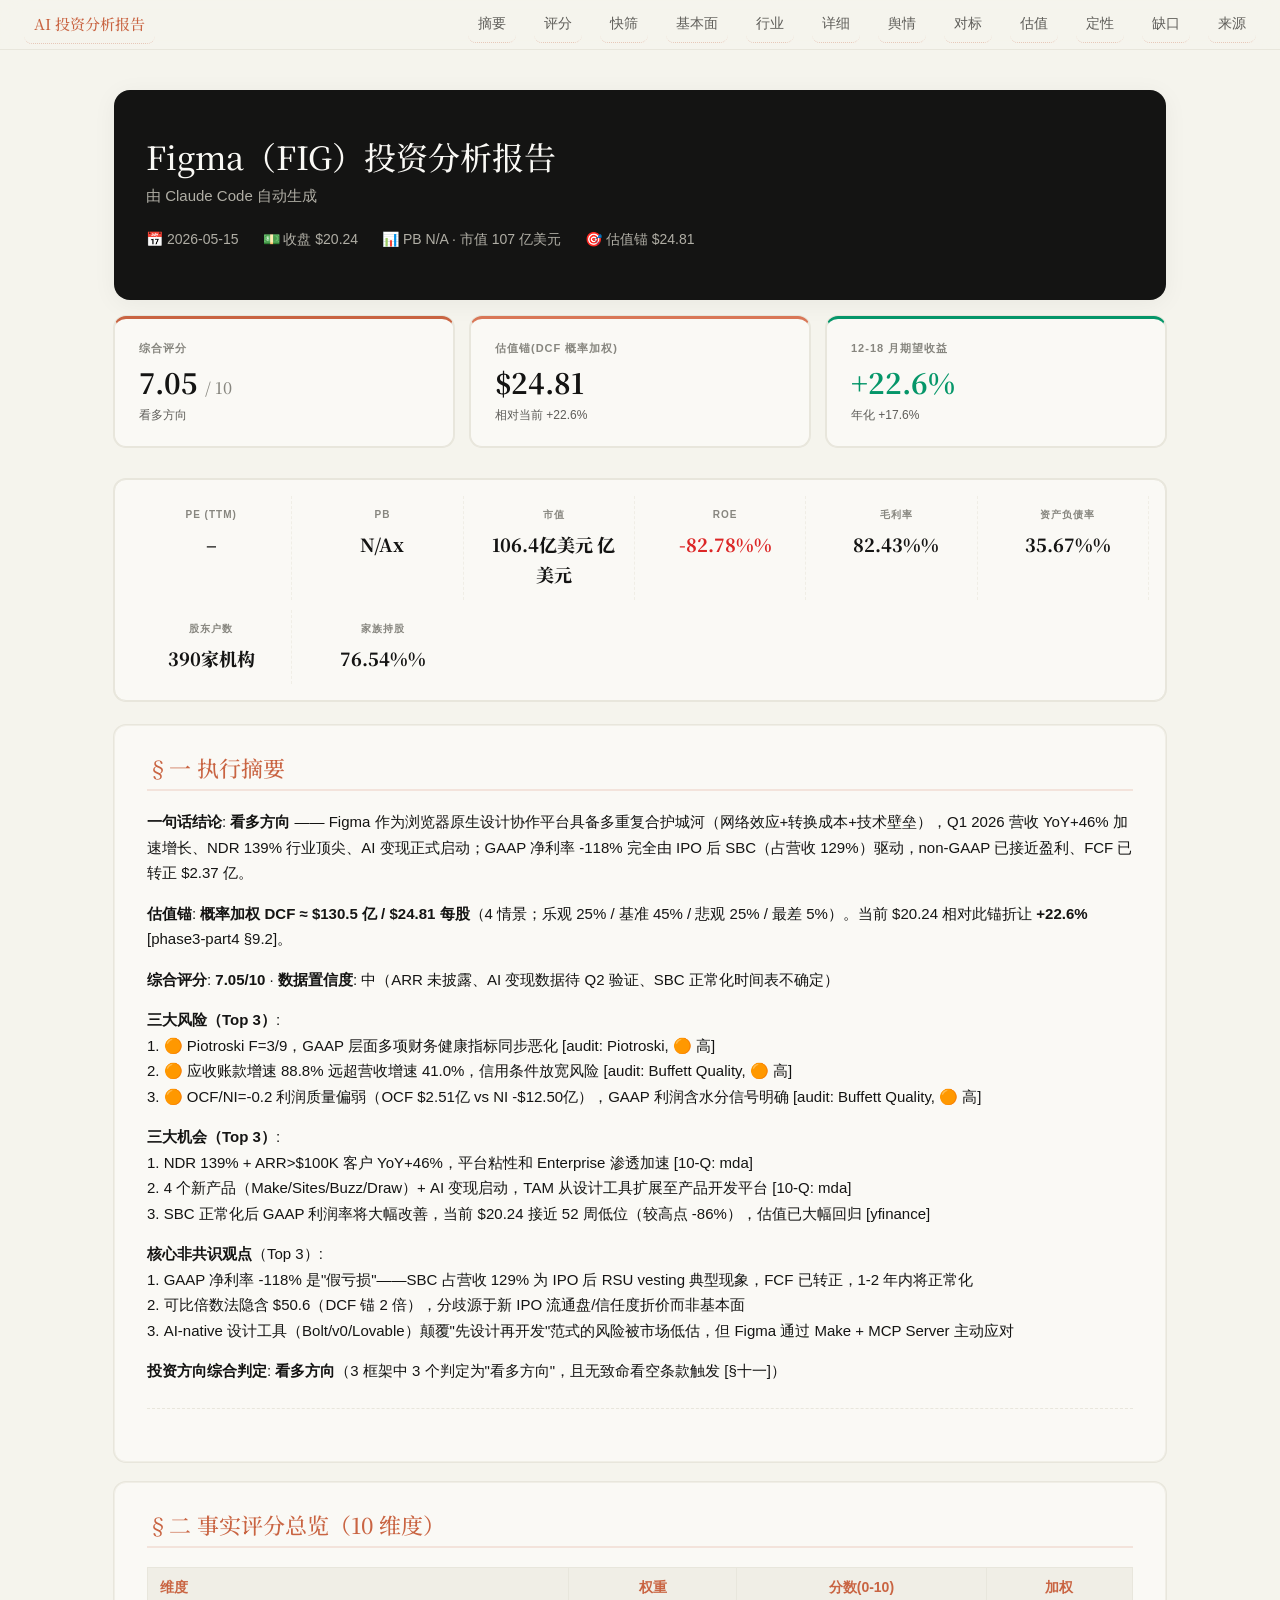
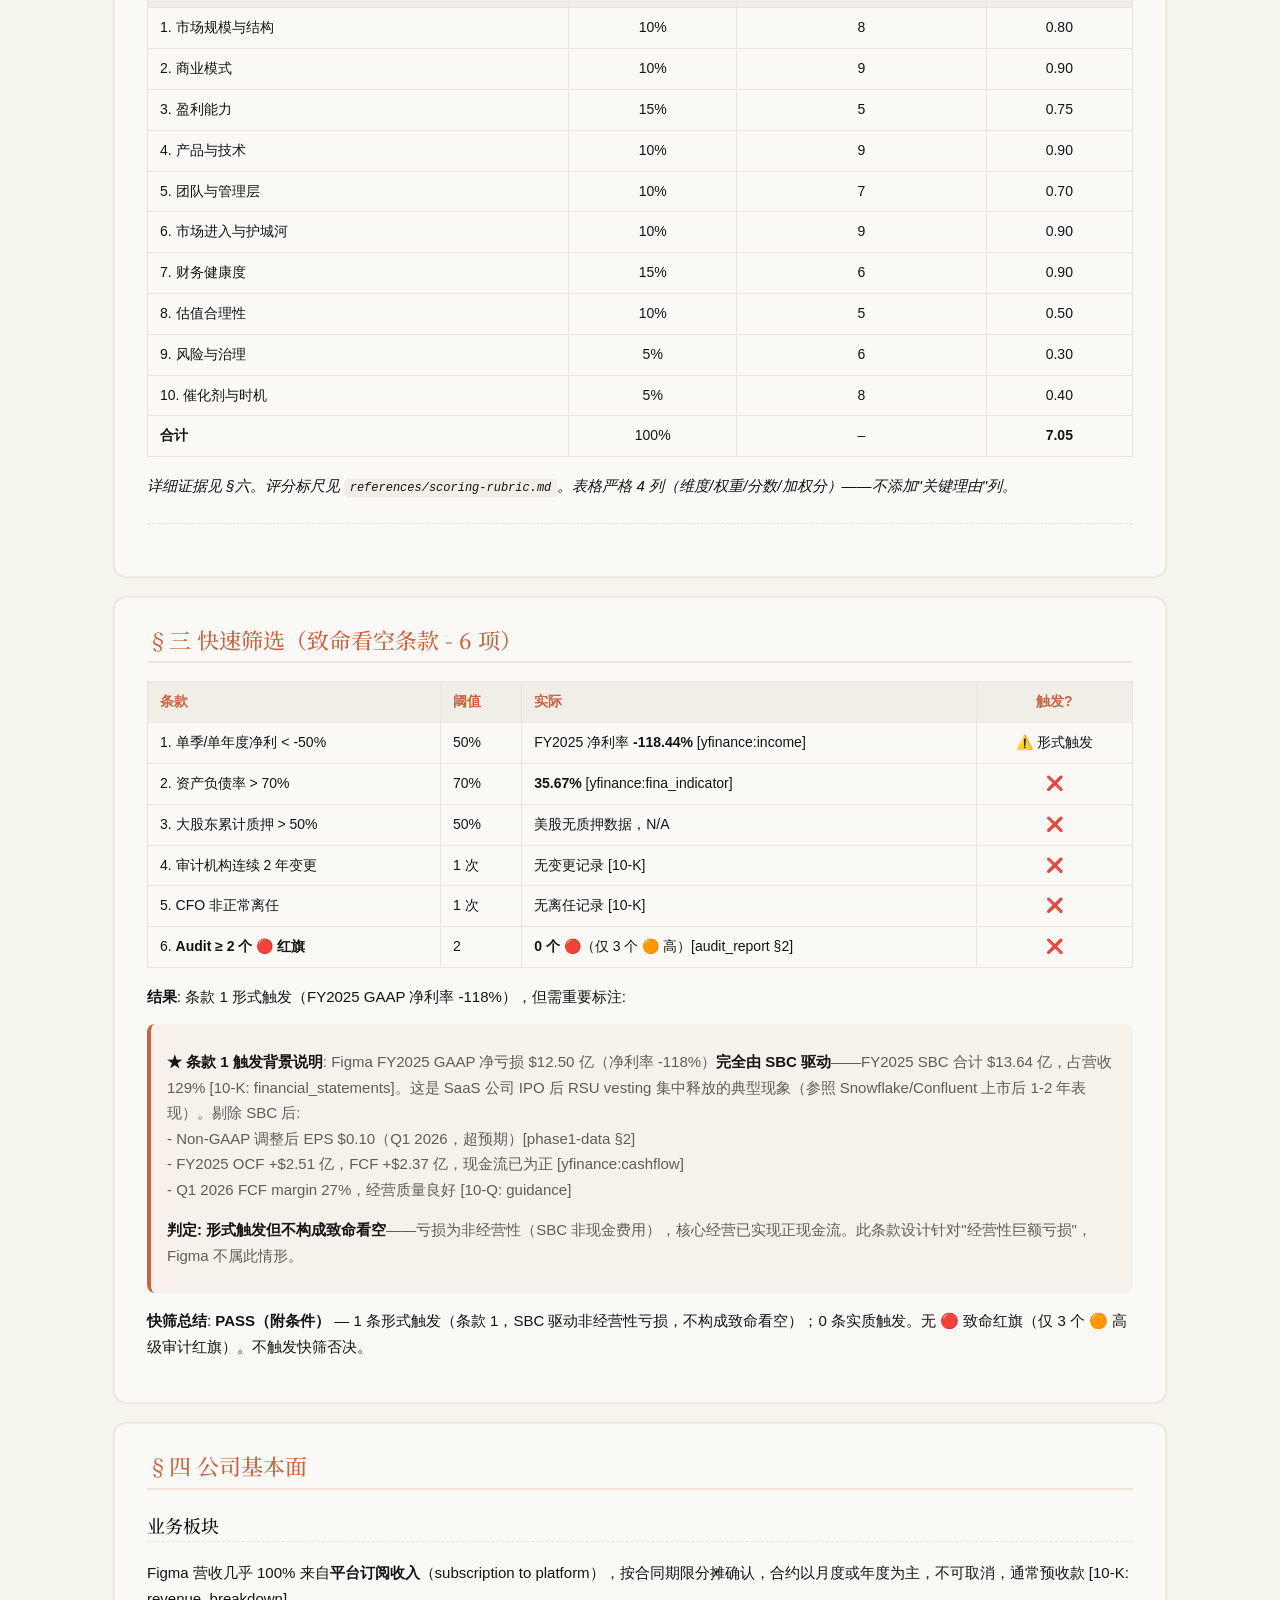
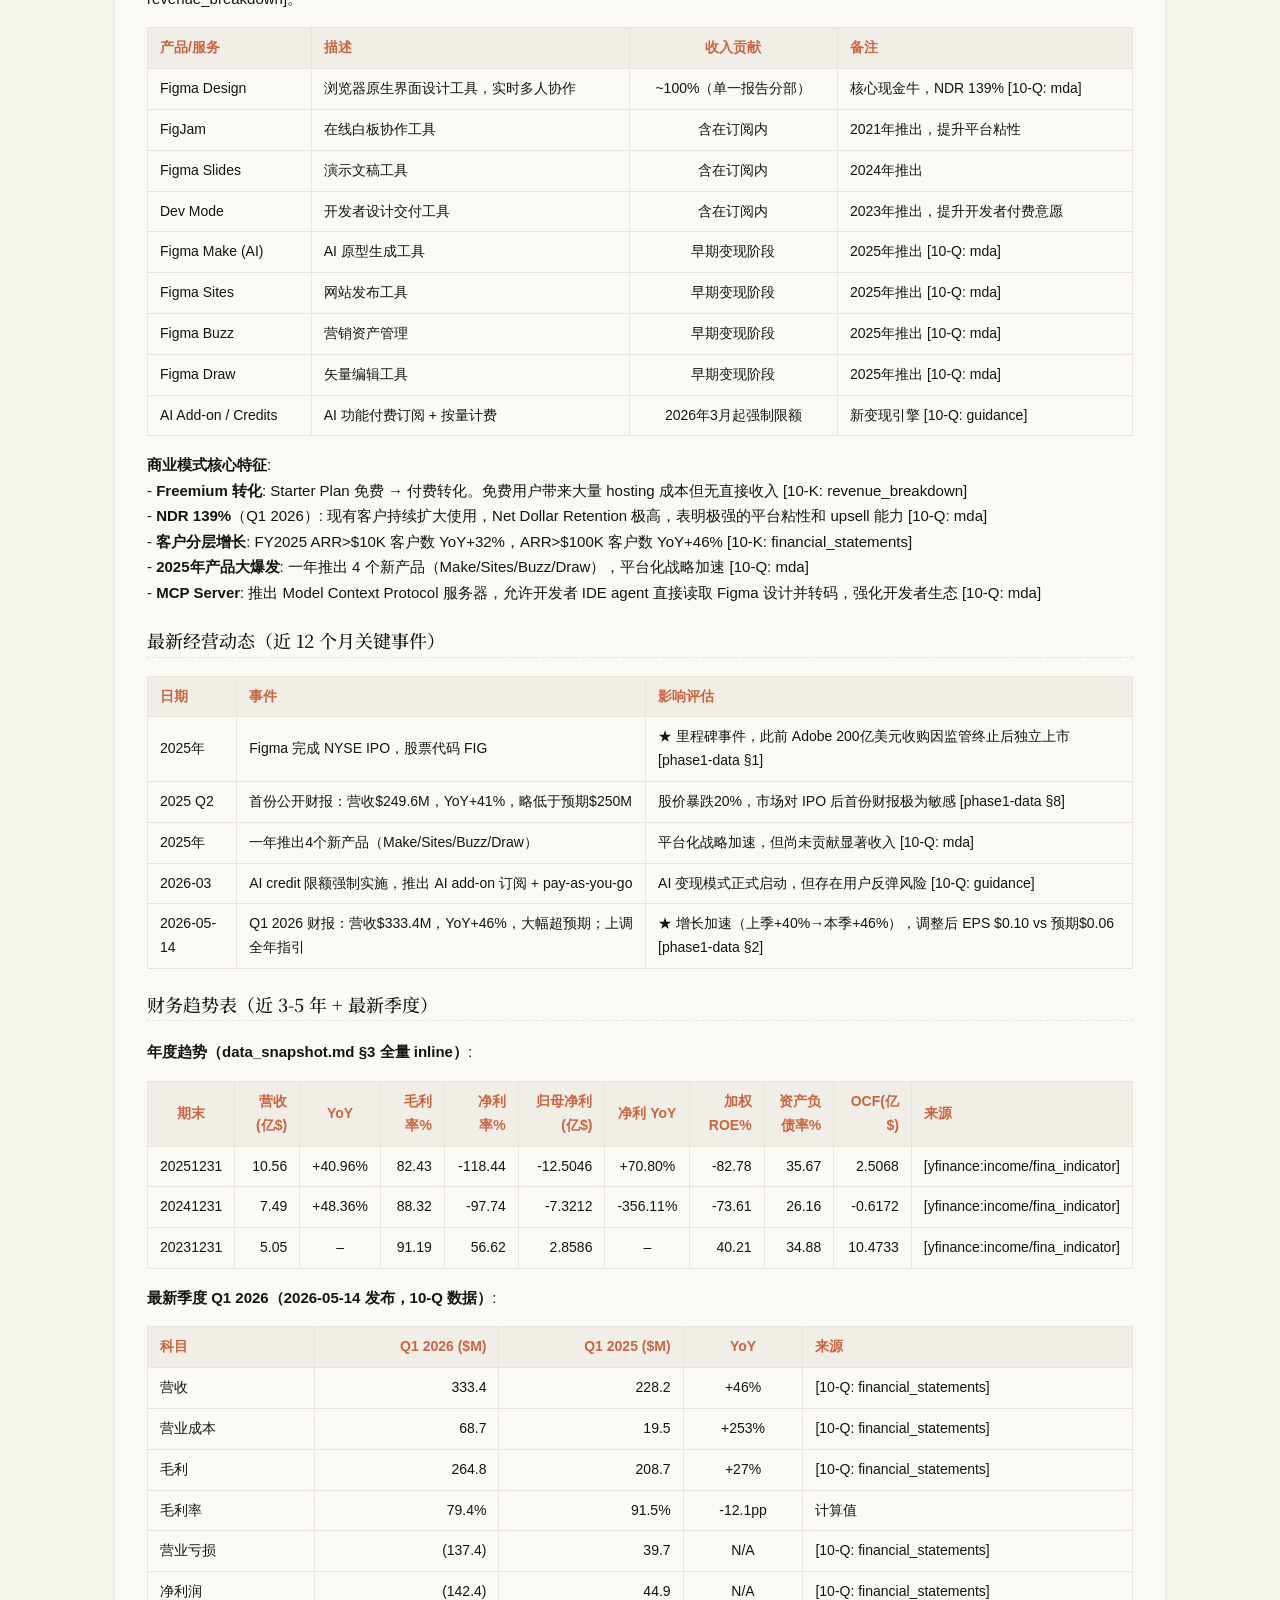
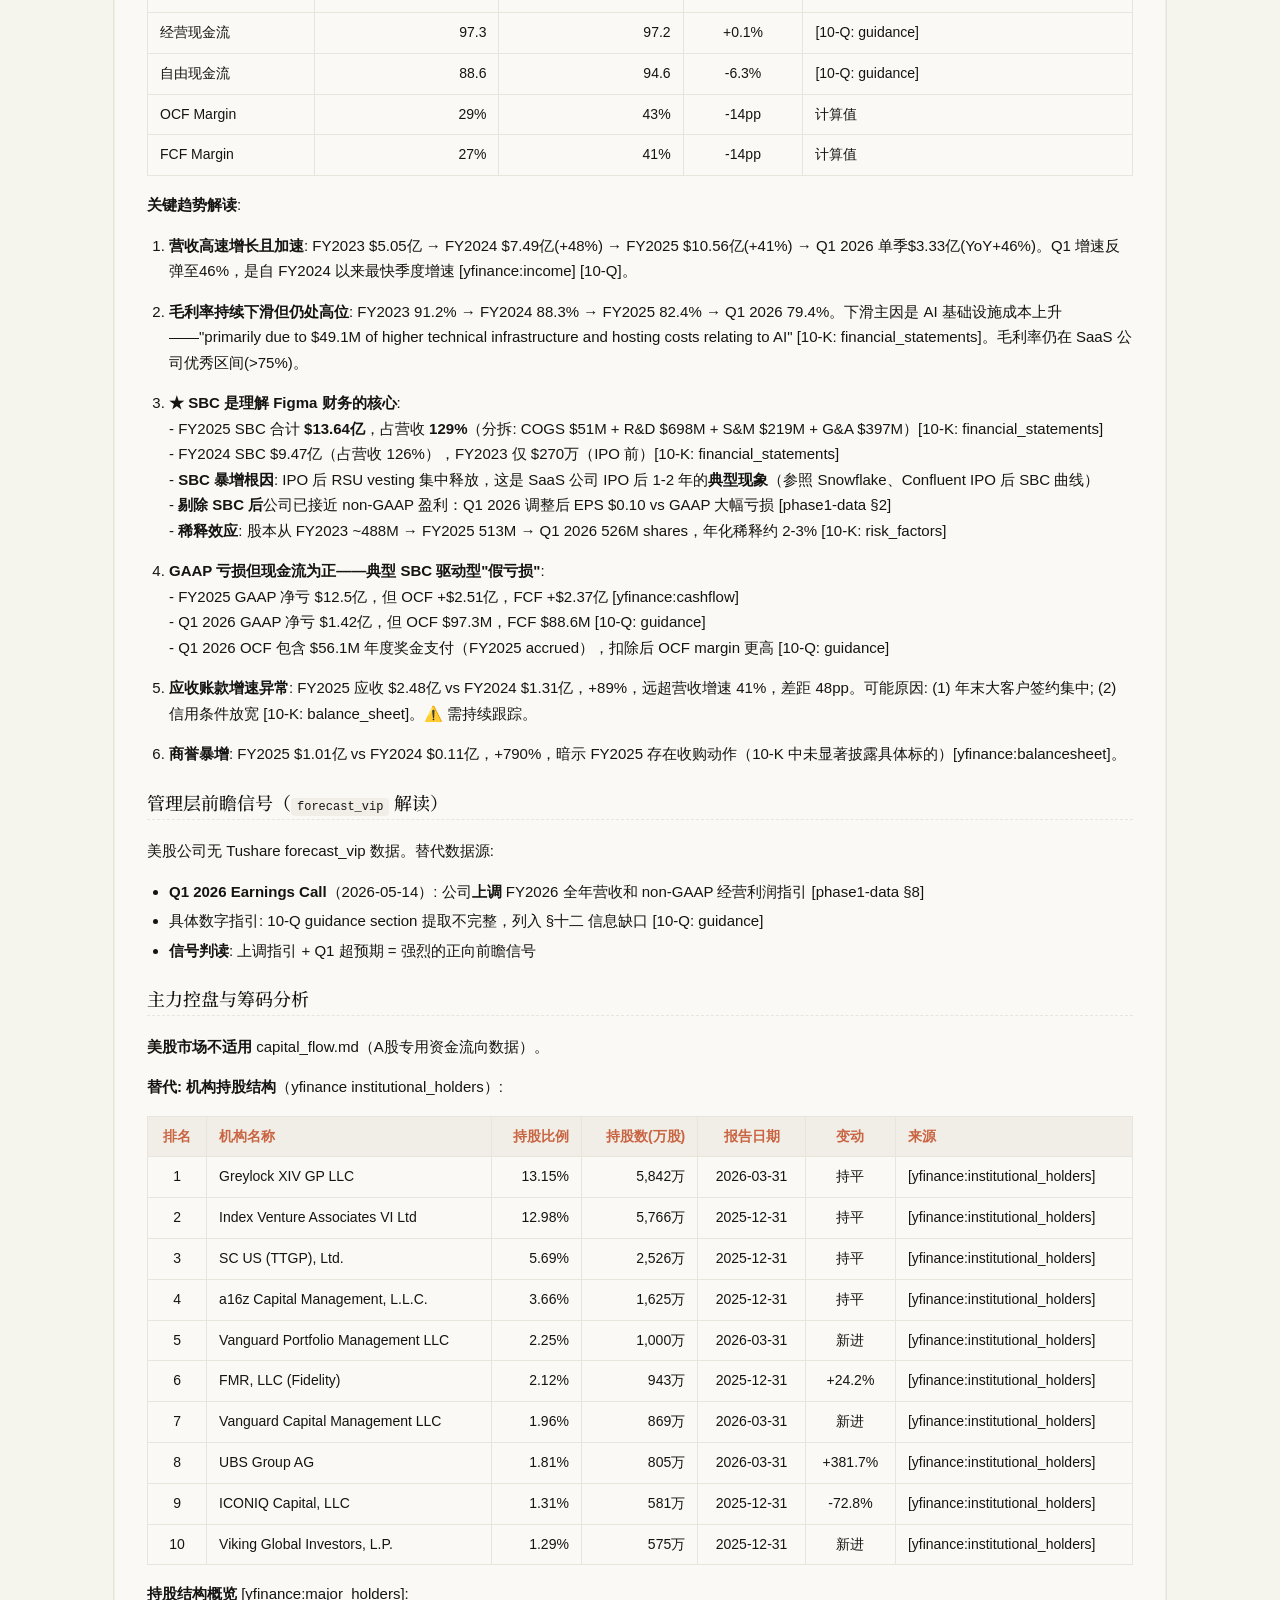
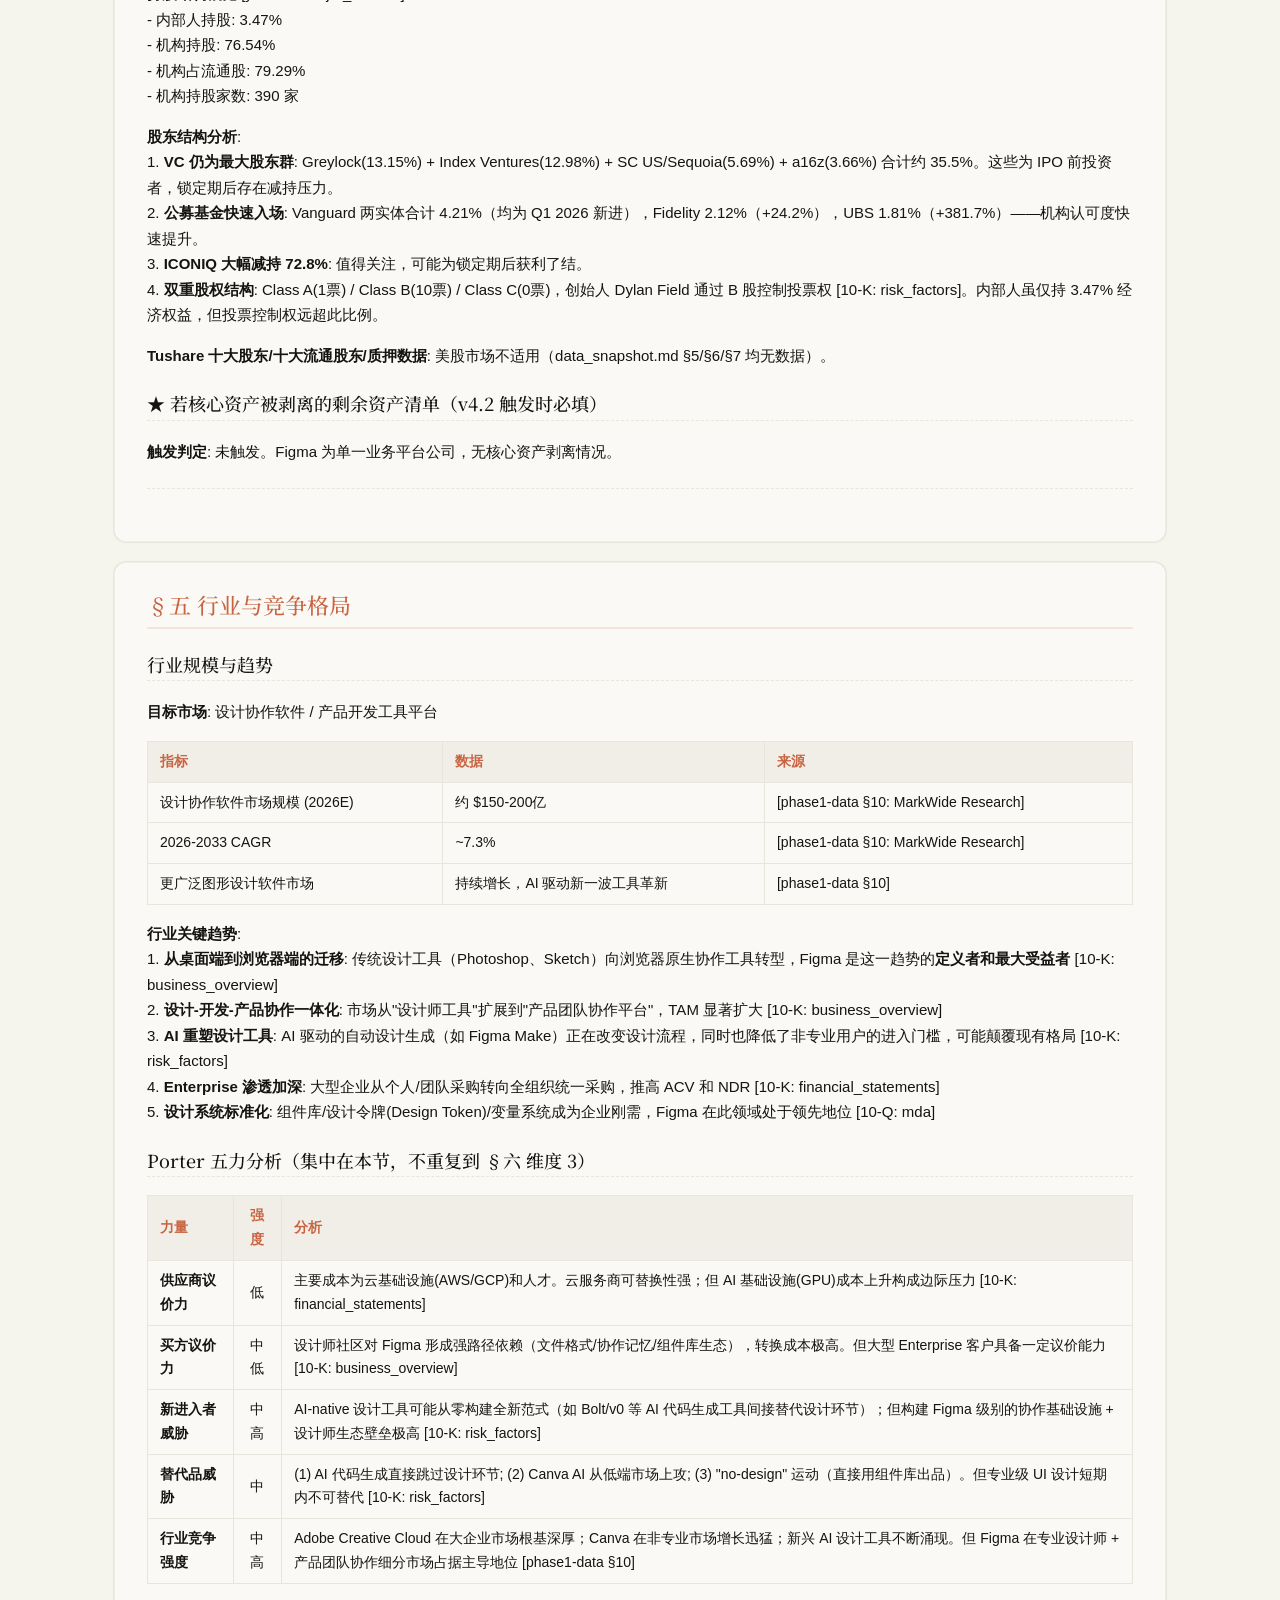
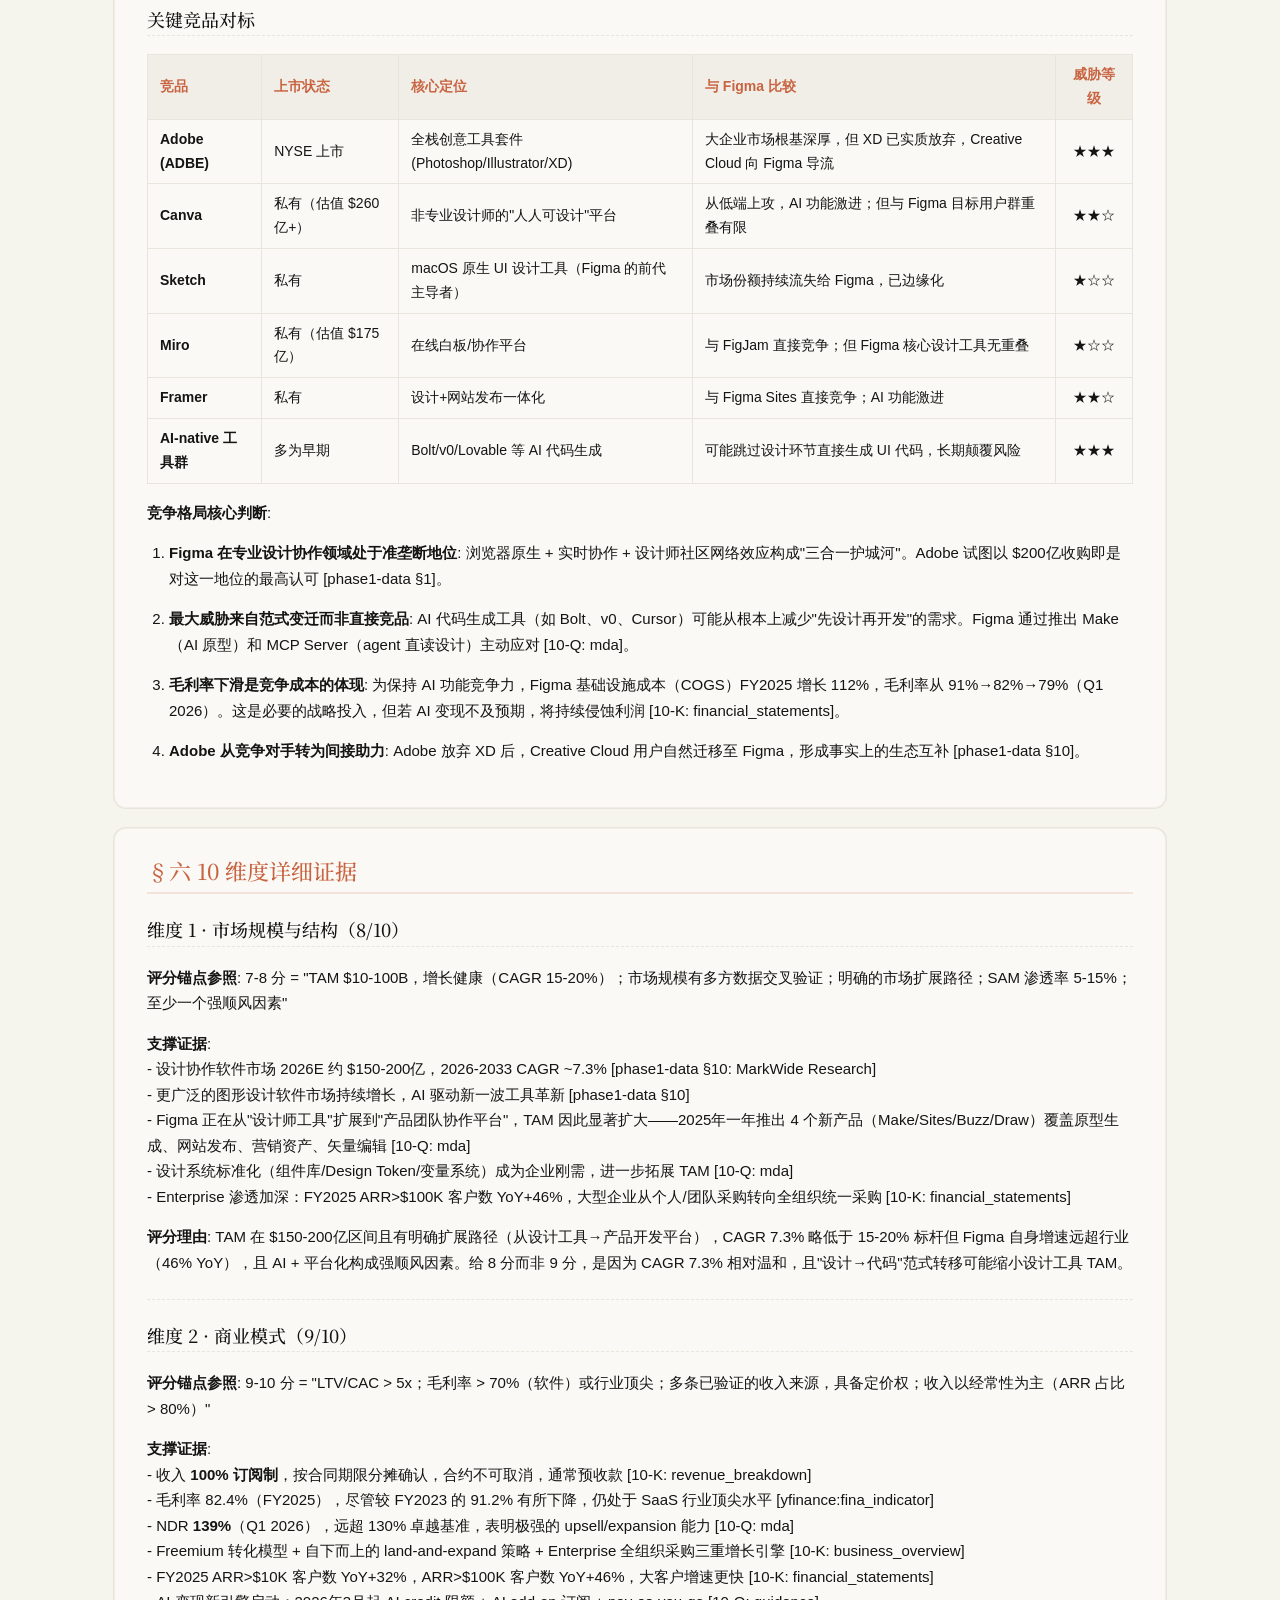
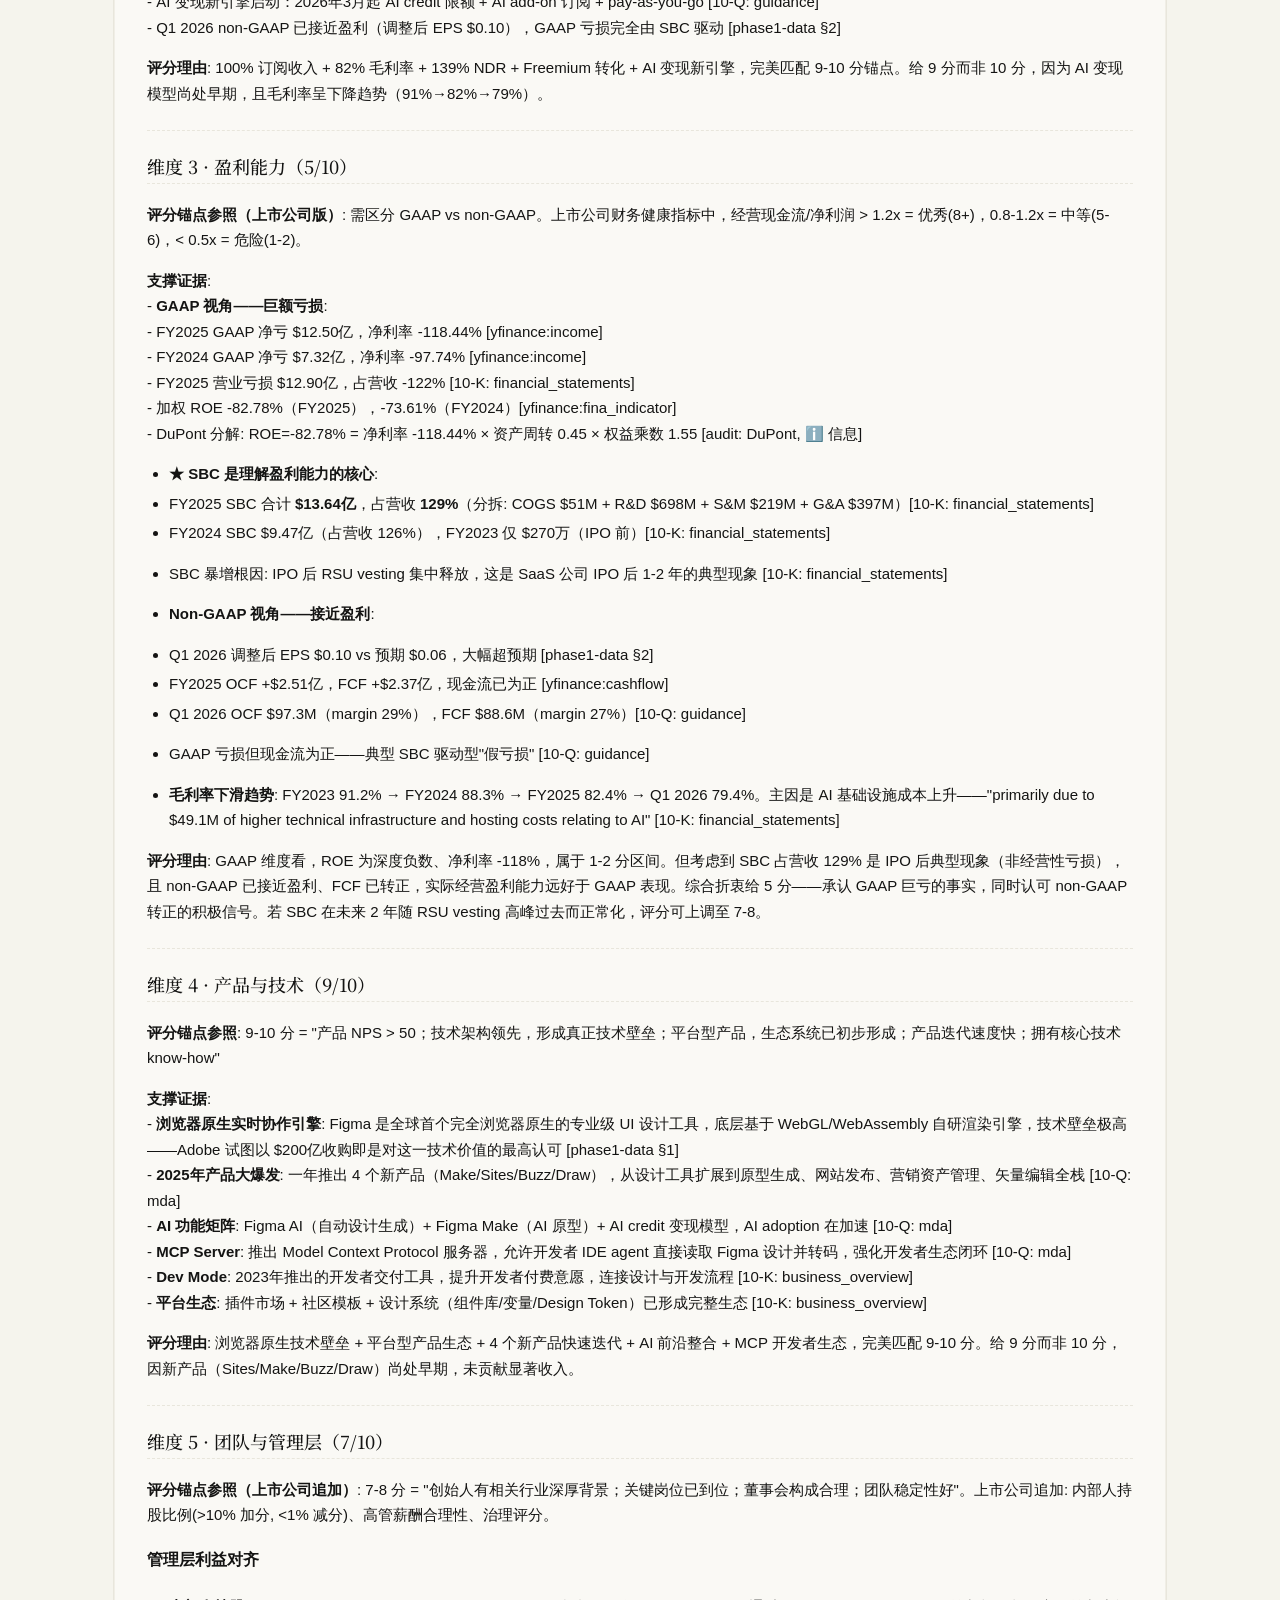
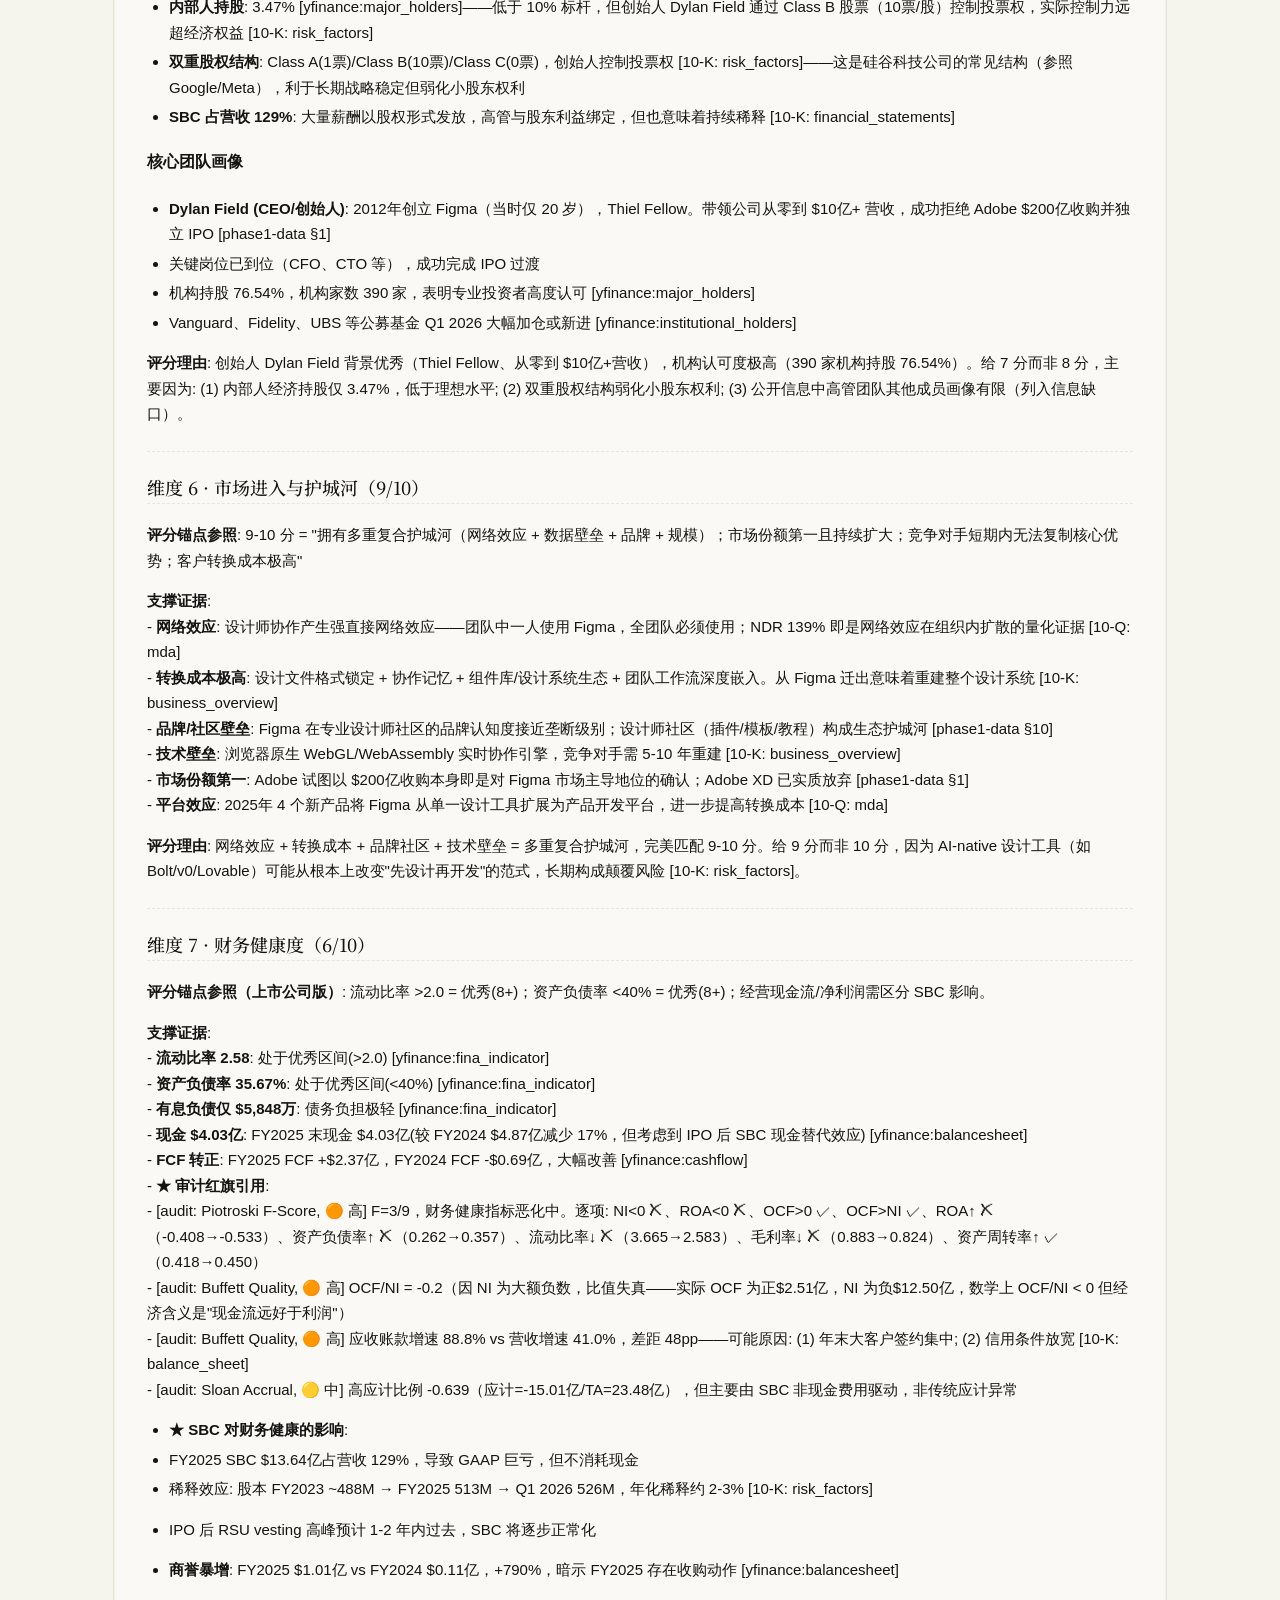
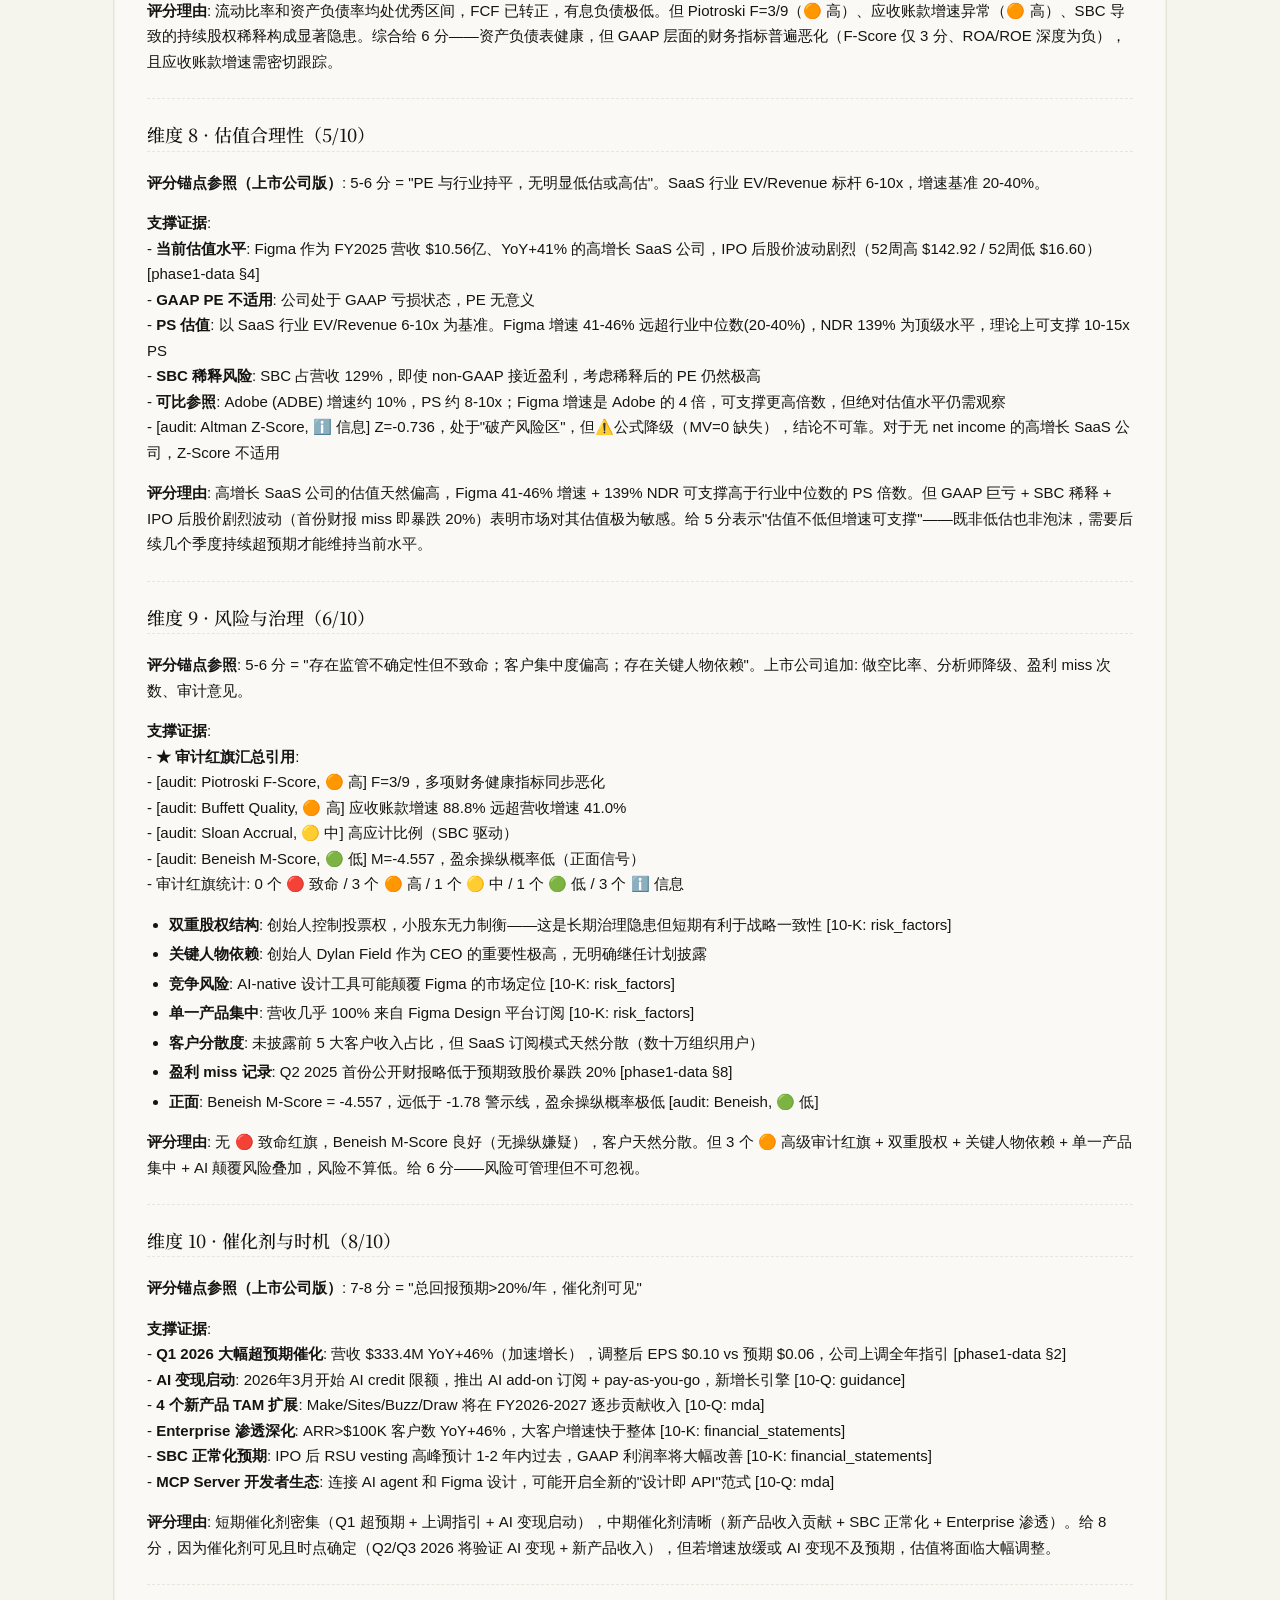
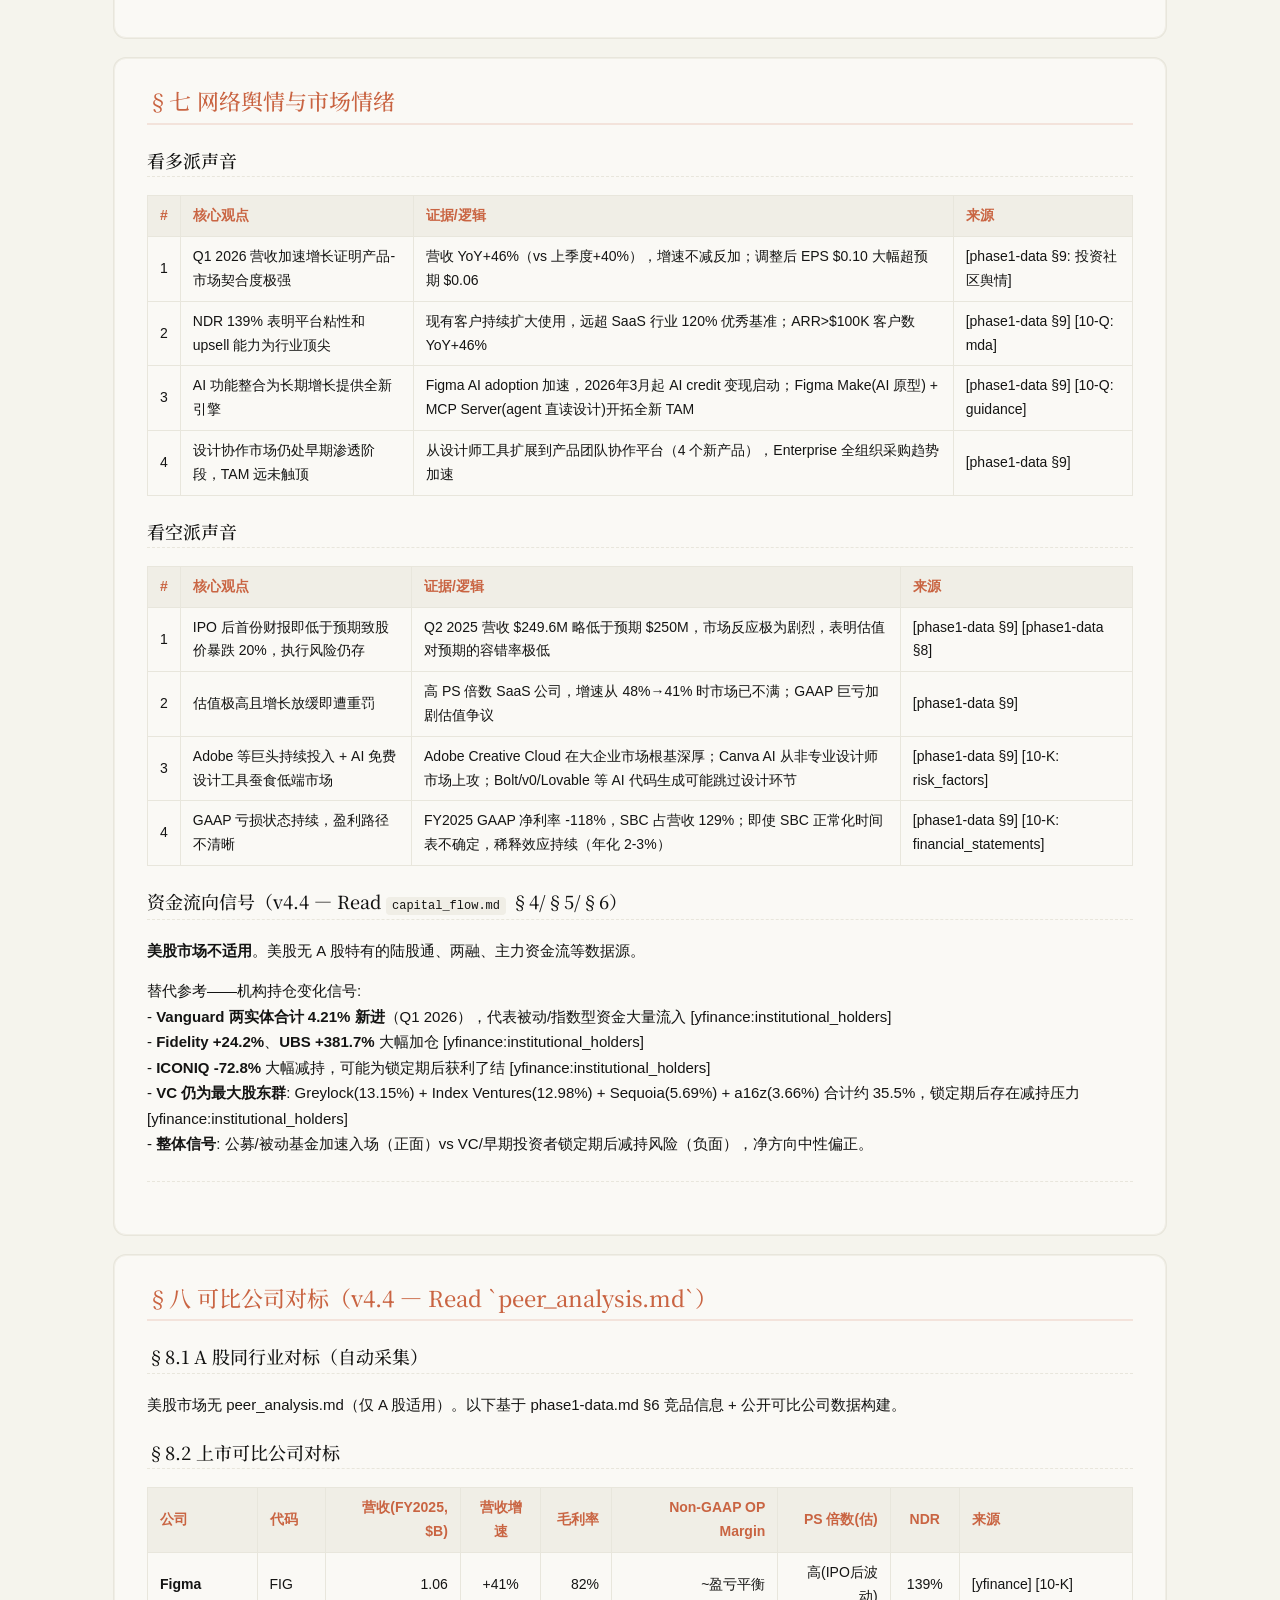
<file: reports/FIG_Figma/分析报告_dashboard.html>
<!DOCTYPE html>
<html lang="zh-CN">
<head>
<meta charset="UTF-8">
<meta name="viewport" content="width=device-width, initial-scale=1">
<title>Figma（FIG）投资分析报告 — 2026-05-15</title>
<link rel="preconnect" href="https://fonts.googleapis.com">
<link href="https://fonts.googleapis.com/css2?family=Noto+Serif+SC:wght@400;500;700&display=swap" rel="stylesheet">
<style>
/* ============================================================
   Claude Code Company Analysis · Report Styles v5.0
   单一 CSS 真相源 — 由 assets/html/base.html 加载并内联
   禁止在 Phase 6 Part B 中自创颜色值或变量名
   v5.0: Claude Design Language — 温暖羊皮纸 + 赤陶色主调 + 衬线标题
         Bloomberg 风险色保留(红/琥珀/黄/绿)
   ============================================================ */

:root {
  /* 主色 — Claude Terracotta */
  --c-primary: #c96442;
  --c-primary-light: #f0eee6;
  --c-primary-dark: #a14e2f;
  --c-accent: #d97757;

  /* Bloomberg 风格风险等级(高对比) — 保留不变 */
  --c-risk-red:    #dc2626;
  --c-risk-red-bg: #fef2f2;
  --c-risk-amber:  #e8a33a;
  --c-risk-amber-bg: #fff7ed;
  --c-risk-yellow: #fbbf24;
  --c-risk-yellow-bg: #fffbeb;
  --c-risk-green:  #059669;
  --c-risk-green-bg: #ecfdf5;

  /* 语义色 (保留 v4.3 alias) */
  --c-green: var(--c-risk-green);
  --c-green-bg: var(--c-risk-green-bg);
  --c-yellow: #d97706;
  --c-yellow-bg: #fffbeb;
  --c-red: var(--c-risk-red);
  --c-red-bg: var(--c-risk-red-bg);

  /* Claude 暖灰度系 */
  --c-gray-50:  #faf9f5;  /* Ivory */
  --c-gray-100: #f0eee6;  /* Border Cream */
  --c-gray-200: #e8e6dc;  /* Border Warm */
  --c-gray-500: #87867f;  /* Stone Gray */
  --c-gray-700: #5e5d59;  /* Olive Gray */
  --c-gray-900: #141413;  /* Near Black */

  /* Claude 表面色 */
  --c-parchment: #f5f4ed;
  --c-ivory: #faf9f5;
  --c-warm-sand: #e8e6dc;
  --c-dark-surface: #30302e;
  --c-warm-silver: #b0aea5;
  --c-dark-warm: #3d3d3a;

  /* Morningstar 卡片化 — 迁移到暖色 */
  --c-card-border:  #e8e6dc;
  --c-card-header:  #faf9f5;
  --c-card-hover:   rgba(201,100,66,0.04);

  /* 形状 — Claude ring shadow 系统 */
  --radius: 12px;
  --shadow: 0px 0px 0px 1px #e8e6dc;
  --shadow-md: 0px 0px 0px 1px #d1cfc5;
  --shadow-lg: rgba(0,0,0,0.05) 0px 4px 24px;

  /* Variant Perception 紫 — 保留 */
  --c-variant: #7a4dab;
  --c-variant-bg: #f3eeff;

  /* v4.6 sidebar 布局(弃用但保持兼容) */
  --sidebar-width: 260px;
  --sidebar-gap: 24px;
}

* { box-sizing: border-box; }

body {
  font-family: -apple-system, BlinkMacSystemFont, "Segoe UI", Roboto,
               "PingFang SC", "Noto Sans SC", "Microsoft YaHei", sans-serif;
  background: var(--c-parchment);
  color: var(--c-gray-900);
  margin: 0;
  padding: 0;
  line-height: 1.7;
  font-size: 15px;
}

/* Claude 衬线标题族 */
h1, h2, h3 {
  font-family: Georgia, "Noto Serif SC", "Songti SC", serif;
  font-weight: 500;
}

.container {
  max-width: 1100px;
  margin: 0 auto;
  padding: 40px 24px 80px;
}

/* ---------- 3.1 Sticky 顶部导航栏 ---------- */
.top-nav {
  position: sticky;
  top: 0;
  z-index: 200;
  display: flex;
  align-items: center;
  gap: 18px;
  height: 50px;
  padding: 0 24px;
  backdrop-filter: blur(12px);
  -webkit-backdrop-filter: blur(12px);
  background: rgba(245,244,237,0.85);
  border-bottom: 1px solid var(--c-gray-200);
  font-size: 14px;
}
.top-nav .nav-brand {
  font-family: Georgia, "Noto Serif SC", serif;
  font-weight: 500;
  color: var(--c-primary);
  text-decoration: none;
  margin-right: auto;
  font-size: 15px;
}
.top-nav a {
  color: var(--c-gray-700);
  text-decoration: none;
  padding: 6px 10px;
  border-radius: 8px;
  transition: background .15s, color .15s;
}
.top-nav a:hover {
  background: rgba(201,100,66,0.08);
  color: var(--c-primary);
}

/* ---------- Header Hero ---------- */
header.hero {
  background: var(--c-gray-900);
  color: var(--c-ivory);
  padding: 48px 32px;
  border-radius: 16px;
  margin-bottom: 32px;
  box-shadow: var(--shadow-lg);
}
header.hero h1 {
  font-size: 32px;
  margin: 0 0 8px;
  font-weight: 500;
  line-height: 1.15;
  color: var(--c-ivory);
}
header.hero .subtitle {
  color: var(--c-warm-silver);
  font-size: 15px;
}
header.hero .meta {
  display: flex; flex-wrap: wrap; gap: 24px;
  margin-top: 20px; font-size: 14px;
  color: var(--c-warm-silver);
}

/* ---------- Section (每个 §一到§十五 一个) ---------- */
.section {
  background: var(--c-ivory);
  padding: 28px 32px;
  margin: 20px 0;
  border-radius: var(--radius);
  border: 1px solid var(--c-gray-100);
  box-shadow: var(--shadow);
}
.section h2 {
  font-family: Georgia, "Noto Serif SC", "Songti SC", serif;
  color: var(--c-primary);
  border-bottom: 2px solid rgba(201,100,66,0.15);
  padding-bottom: 8px;
  margin-top: 0;
  font-size: 22px;
  font-weight: 500;
  line-height: 1.25;
}
.section h3 {
  font-family: Georgia, "Noto Serif SC", "Songti SC", serif;
  color: var(--c-gray-900);
  font-size: 18px;
  font-weight: 500;
  margin-top: 24px;
  border-bottom: 1px dashed var(--c-gray-200);
  padding-bottom: 4px;
  line-height: 1.3;
}
.section h4 { color: var(--c-gray-900); font-size: 16px; margin-top: 18px; }

/* Variant Perception 章节专用紫色强调 */
.section.variant-perception {
  border-left: 4px solid var(--c-variant);
  background: linear-gradient(to right, var(--c-variant-bg) 0%, var(--c-ivory) 3%);
}
.section.variant-perception h2 {
  color: var(--c-variant);
  border-bottom-color: var(--c-variant-bg);
}

/* ---------- 3.2 评分环形图 (SVG) ---------- */
.score-ring {
  display: inline-block;
  position: relative;
}
.score-ring svg { display: block; }
.score-ring .score-text {
  position: absolute;
  inset: 0;
  display: flex;
  flex-direction: column;
  align-items: center;
  justify-content: center;
}
.score-ring .score-text .num {
  font-size: 32px;
  font-weight: 700;
  color: var(--c-primary);
  font-family: Georgia, "Noto Serif SC", serif;
}
.score-ring .score-text .label {
  font-size: 11px;
  color: var(--c-gray-500);
}

/* ---------- 3.3 维度评分条形图 ---------- */
.dimension-bar {
  display: grid;
  grid-template-columns: 1fr 48px 3fr 56px;
  align-items: center;
  gap: 12px;
  margin: 10px 0;
  font-size: 14px;
}
.dimension-bar .dim-name { color: var(--c-gray-700); }
.dimension-bar .dim-score {
  font-weight: 600;
  text-align: right;
  color: var(--c-primary);
  font-family: Georgia, "Noto Serif SC", serif;
}
.dimension-bar .dim-progress {
  height: 10px;
  background: var(--c-gray-100);
  border-radius: 5px;
  overflow: hidden;
}
.dimension-bar .dim-progress .fill { height: 100%; border-radius: 5px; }
.dimension-bar .dim-progress .fill.tier1 { background: linear-gradient(90deg, var(--c-primary), var(--c-primary-dark)); }
.dimension-bar .dim-progress .fill.tier2 { background: linear-gradient(90deg, #8b5cf6, #6d28d9); }
.dimension-bar .dim-progress .fill.tier3 { background: linear-gradient(90deg, var(--c-accent), var(--c-primary)); }
.dimension-bar .dim-weight { text-align: right; color: var(--c-gray-500); font-size: 12px; }

/* ---------- 3.4 三色情景卡片 ---------- */
.scenario-grid {
  display: grid;
  grid-template-columns: repeat(auto-fit, minmax(200px, 1fr));
  gap: 12px;
  margin: 16px 0;
}
.scenario {
  padding: 16px;
  border-radius: var(--radius);
  border-left: 4px solid;
}
.scenario .label { font-size: 12px; color: var(--c-gray-500); text-transform: uppercase; letter-spacing: 1px; }
.scenario .big-num {
  font-size: 28px;
  font-weight: 700;
  margin: 4px 0 8px;
  font-family: Georgia, "Noto Serif SC", serif;
}
.scenario .detail { font-size: 13px; color: var(--c-gray-700); }
.scenario.bull { background: var(--c-green-bg); border-left-color: var(--c-green); }
.scenario.bull .big-num { color: var(--c-green); }
.scenario.base { background: var(--c-yellow-bg); border-left-color: var(--c-yellow); }
.scenario.base .big-num { color: var(--c-yellow); }
.scenario.bear { background: var(--c-red-bg); border-left-color: var(--c-red); }
.scenario.bear .big-num { color: var(--c-red); }
.scenario.tail { background: var(--c-dark-surface); border-left-color: var(--c-gray-900); color: var(--c-ivory); }
.scenario.tail .big-num { color: var(--c-ivory); }
.scenario.tail .detail { color: var(--c-warm-silver); }

/* ---------- 3.5 期望回报高亮条 ---------- */
.expected-return {
  background: linear-gradient(135deg, var(--c-gray-900), var(--c-primary-dark));
  color: var(--c-ivory);
  padding: 20px 28px;
  border-radius: 16px;
  margin: 20px 0;
  display: flex;
  align-items: center;
  justify-content: space-between;
  box-shadow: var(--shadow-lg);
}
.expected-return .label { font-size: 12px; color: var(--c-warm-silver); text-transform: uppercase; letter-spacing: 1px; }
.expected-return .value {
  font-size: 36px;
  font-weight: 700;
  font-family: Georgia, "Noto Serif SC", serif;
}

/* ---------- 3.6 团队名片网格 ---------- */
.team-grid {
  display: grid;
  grid-template-columns: repeat(auto-fit, minmax(200px, 1fr));
  gap: 12px;
  margin: 16px 0;
}
.team-card {
  padding: 16px;
  border: 1px solid var(--c-gray-200);
  border-radius: var(--radius);
  text-align: center;
  background: var(--c-ivory);
}
.team-card .avatar {
  width: 48px; height: 48px; border-radius: 50%;
  background: rgba(201,100,66,0.1); color: var(--c-primary);
  display: flex; align-items: center; justify-content: center;
  font-weight: 700; margin: 0 auto 8px; font-size: 18px;
  font-family: Georgia, "Noto Serif SC", serif;
}
.team-card .name { font-weight: 600; }
.team-card .role { color: var(--c-gray-500); font-size: 13px; margin-top: 4px; }

/* ---------- 3.7 风险矩阵 ---------- */
.risk-item {
  display: grid;
  grid-template-columns: 20px 1fr auto;
  gap: 12px;
  align-items: start;
  padding: 12px;
  border-left: 4px solid;
  background: var(--c-gray-50);
  border-radius: 8px;
  margin: 8px 0;
}
.risk-item.high   { border-left-color: var(--c-red);    background: var(--c-red-bg); }
.risk-item.medium { border-left-color: var(--c-yellow); background: var(--c-yellow-bg); }
.risk-item.low    { border-left-color: var(--c-green);  background: var(--c-green-bg); }
.risk-item .dot {
  width: 12px; height: 12px; border-radius: 50%; margin-top: 4px;
}
.risk-item.high   .dot { background: var(--c-red); }
.risk-item.medium .dot { background: var(--c-yellow); }
.risk-item.low    .dot { background: var(--c-green); }

/* ---------- 3.8 融资时间轴 ---------- */
.timeline {
  display: flex;
  align-items: center;
  gap: 0;
  margin: 24px 0;
  overflow-x: auto;
  padding: 8px 0;
}
.timeline .tl-node {
  flex: 0 0 auto;
  text-align: center;
  padding: 0 14px;
  position: relative;
}
.timeline .tl-node::before {
  content: '';
  width: 14px; height: 14px; border-radius: 50%;
  background: var(--c-gray-200); display: block; margin: 0 auto 8px;
}
.timeline .tl-node.current::before {
  background: var(--c-primary);
  box-shadow: 0 0 0 4px rgba(201,100,66,0.15);
}
.timeline .tl-node .year { font-size: 12px; color: var(--c-gray-500); }
.timeline .tl-node .round { font-weight: 600; font-size: 13px; }
.timeline .tl-node .amount { font-size: 11px; color: var(--c-gray-700); }

/* ---------- 3.9 情绪量表 ---------- */
.sentiment-bar {
  position: relative;
  height: 12px;
  border-radius: 6px;
  background: linear-gradient(to right, var(--c-red) 0%, var(--c-yellow) 50%, var(--c-green) 100%);
  margin: 20px 0 32px;
}
.sentiment-bar .pointer {
  position: absolute;
  top: -8px;
  width: 4px; height: 28px;
  background: var(--c-gray-900);
  border-radius: 2px;
  transform: translateX(-50%);
}
.sentiment-bar .pointer::after {
  content: attr(data-label);
  position: absolute;
  top: 32px; left: 50%; transform: translateX(-50%);
  white-space: nowrap;
  font-size: 11px;
  background: var(--c-gray-900);
  color: var(--c-ivory);
  padding: 2px 8px;
  border-radius: 6px;
}

/* ---------- v2 组件 · 估值区间可视化 ---------- */
.valuation-range {
  position: relative;
  height: 28px;
  background: var(--c-gray-100);
  border-radius: 6px;
  margin: 10px 0;
}
.valuation-range .range {
  position: absolute;
  top: 4px; bottom: 4px;
  border-radius: 4px;
  opacity: 0.6;
}
.valuation-range .range.dcf { background: var(--c-primary); }
.valuation-range .range.comparable { background: var(--c-green); }
.valuation-range .range.transaction { background: var(--c-yellow); }
.valuation-range .label-row {
  display: grid;
  grid-template-columns: 80px 1fr;
  gap: 8px;
  align-items: center;
  font-size: 12px;
}

/* ---------- v2 组件 · 星级评估 ---------- */
.star-filled { color: var(--c-accent); }
.star-empty  { color: var(--c-gray-200); }

/* ---------- v2 组件 · 信息缺口优先级 badge ---------- */
.badge {
  display: inline-block;
  padding: 2px 10px;
  border-radius: 12px;
  font-size: 12px;
  font-weight: 600;
}
.badge.critical { background: var(--c-red-bg);    color: var(--c-red); }
.badge.important{ background: var(--c-yellow-bg); color: var(--c-yellow); }
.badge.minor    { background: var(--c-green-bg);  color: var(--c-green); }

/* ---------- 通用 Table ---------- */
table {
  width: 100%;
  border-collapse: collapse;
  margin: 16px 0;
  font-size: 14px;
}
th, td {
  border: 1px solid var(--c-gray-200);
  padding: 8px 12px;
  text-align: left;
}
th {
  background: var(--c-gray-100);
  color: var(--c-primary);
  font-weight: 600;
}
tr:nth-child(even) td { background: var(--c-gray-50); }

/* ---------- 通用文本 ---------- */
strong { color: var(--c-gray-900); font-weight: 600; }
code {
  background: var(--c-gray-100);
  padding: 2px 6px;
  border-radius: 4px;
  font-size: 12px;
}
blockquote {
  border-left: 4px solid var(--c-primary);
  padding: 10px 16px;
  color: var(--c-gray-700);
  background: rgba(201,100,66,0.05);
  border-radius: 8px;
  margin: 12px 0;
}
hr { border: none; border-top: 1px dashed var(--c-gray-200); margin: 24px 0; }
ul, ol { padding-left: 22px; }
li { margin: 4px 0; }
a {
  color: var(--c-primary);
  text-decoration: none;
  border-bottom: 1px dotted rgba(201,100,66,0.3);
}
a:hover { color: var(--c-accent); }

footer {
  text-align: center;
  color: var(--c-gray-500);
  padding: 32px 0 16px;
  font-size: 12px;
  border-top: 1px solid var(--c-gray-200);
  margin-top: 48px;
}

/* ---------- 响应式 ---------- */
@media (max-width: 768px) {
  .container { padding: 20px 16px 60px; }
  header.hero { padding: 24px 16px; }
  header.hero h1 { font-size: 24px; }
  .section { padding: 16px; }
  .scenario-grid, .team-grid { grid-template-columns: 1fr; }
  table { font-size: 12px; }
  table th, table td { padding: 6px 8px; }
}

/* ============================================================
   v4.6 新增: 6 个大厂风格组件 (迁移至 Claude 设计语言)
   ============================================================ */

/* ---------- v4.6-1. 前置评级卡 ---------- */
.rating-trio {
  display: grid;
  grid-template-columns: repeat(3, 1fr);
  gap: 16px;
  margin: -16px 0 32px;
}
.rating-card {
  background: var(--c-ivory);
  border: 1px solid var(--c-card-border);
  border-top: 3px solid var(--c-primary);
  border-radius: var(--radius);
  padding: 20px 24px;
  box-shadow: var(--shadow);
  transition: transform .15s, box-shadow .15s;
}
.rating-card:hover {
  transform: translateY(-2px);
  box-shadow: var(--shadow-lg);
}
.rating-card--score  { border-top-color: var(--c-primary); }
.rating-card--anchor { border-top-color: var(--c-accent); }
.rating-card--return { border-top-color: var(--c-risk-green); }
.rating-card--return.negative { border-top-color: var(--c-risk-red); }

.rating-card .label {
  font-size: 11px;
  color: var(--c-gray-500);
  text-transform: uppercase;
  letter-spacing: 1px;
  font-weight: 600;
  margin-bottom: 8px;
}
.rating-card .value {
  font-size: 28px;
  font-weight: 700;
  color: var(--c-gray-900);
  line-height: 1.2;
  margin-bottom: 6px;
  font-family: Georgia, "Noto Serif SC", serif;
}
.rating-card .value .out-of {
  font-size: 16px;
  color: var(--c-gray-500);
  font-weight: 500;
}
.rating-card .value.negative { color: var(--c-risk-red); }
.rating-card .value.positive { color: var(--c-risk-green); }
.rating-card .sub {
  font-size: 12px;
  color: var(--c-gray-700);
}

/* ---------- v4.6-2. 彩条风险卡 (Bloomberg 等级色保留) ---------- */
.risk-card-v2 {
  display: grid;
  grid-template-columns: 4px 1fr auto;
  gap: 14px;
  align-items: center;
  padding: 14px 16px 14px 0;
  margin: 8px 0;
  background: var(--c-ivory);
  border: 1px solid var(--c-card-border);
  border-radius: var(--radius);
  overflow: hidden;
  transition: background .15s;
}
.risk-card-v2:hover { background: var(--c-card-hover); }
.risk-card-v2.risk-critical { border-left-width: 0; background: linear-gradient(to right, var(--c-risk-red-bg) 0%, var(--c-ivory) 6%); }
.risk-card-v2.risk-high     { background: linear-gradient(to right, var(--c-risk-amber-bg) 0%, var(--c-ivory) 6%); }
.risk-card-v2.risk-medium   { background: linear-gradient(to right, var(--c-risk-yellow-bg) 0%, var(--c-ivory) 6%); }
.risk-card-v2.risk-low      { background: linear-gradient(to right, var(--c-risk-green-bg) 0%, var(--c-ivory) 6%); }
.risk-card-v2 .left-bar { align-self: stretch; width: 4px; }
.risk-card-v2.risk-critical .left-bar { background: var(--c-risk-red); }
.risk-card-v2.risk-high     .left-bar { background: var(--c-risk-amber); }
.risk-card-v2.risk-medium   .left-bar { background: var(--c-risk-yellow); }
.risk-card-v2.risk-low      .left-bar { background: var(--c-risk-green); }
.risk-card-v2 .title { font-weight: 600; color: var(--c-gray-900); margin-bottom: 3px; }
.risk-card-v2 .body  { font-size: 13px; color: var(--c-gray-700); line-height: 1.5; }
.risk-card-v2 .sev-badge {
  font-size: 10px; font-weight: 700; padding: 3px 10px;
  border-radius: 12px; white-space: nowrap; letter-spacing: .5px;
}
.risk-card-v2.risk-critical .sev-badge { background: var(--c-risk-red);    color: white; }
.risk-card-v2.risk-high     .sev-badge { background: var(--c-risk-amber);  color: white; }
.risk-card-v2.risk-medium   .sev-badge { background: var(--c-risk-yellow); color: var(--c-gray-900); }
.risk-card-v2.risk-low      .sev-badge { background: var(--c-risk-green);  color: white; }

/* ---------- v4.6.2. Preamble 区 ---------- */
.preamble {
  background: var(--c-ivory);
  border-left: 3px solid var(--c-accent);
  border-radius: 8px;
  padding: 14px 20px;
  margin: -8px 0 20px;
  font-size: 13px;
  color: var(--c-gray-700);
  line-height: 1.7;
}
.preamble:empty { display: none; }
.preamble blockquote {
  margin: 0;
  padding: 0;
  border: none;
  background: transparent;
  font-size: 13px;
}
.preamble blockquote p { margin: 6px 0; }
.preamble p { margin: 6px 0; }
.preamble strong { color: var(--c-primary-dark); }
.preamble hr { display: none; }

/* ---------- v4.6.1. 关键指标横排面板 ---------- */
.metric-strip {
  display: grid;
  grid-template-columns: repeat(auto-fit, minmax(140px, 1fr));
  gap: 10px;
  margin: 0 0 24px;
  padding: 16px;
  background: var(--c-ivory);
  border: 1px solid var(--c-card-border);
  border-radius: var(--radius);
  box-shadow: var(--shadow);
}
.metric-strip .metric-chip {
  padding: 10px 14px;
  text-align: center;
  border-right: 1px dashed var(--c-gray-100);
}
.metric-strip .metric-chip:last-child { border-right: none; }
.metric-strip .metric-chip .metric-label {
  font-size: 10px;
  color: var(--c-gray-500);
  text-transform: uppercase;
  letter-spacing: 1px;
  font-weight: 700;
  margin-bottom: 6px;
}
.metric-strip .metric-chip .metric-value {
  font-size: 18px;
  font-weight: 800;
  font-variant-numeric: tabular-nums;
  color: var(--c-gray-900);
  font-family: Georgia, "Noto Serif SC", serif;
}
.metric-strip .metric-chip .metric-value.positive { color: var(--c-risk-green); }
.metric-strip .metric-chip .metric-value.negative { color: var(--c-risk-red); }
.metric-strip .metric-chip .metric-value.risk     { color: var(--c-risk-amber); }
.metric-strip .metric-chip .metric-value.critical { color: var(--c-risk-red); font-weight: 900; }
.metric-strip .metric-chip .metric-value.neutral  { color: var(--c-gray-900); }

/* ---------- v4.6 兼容: .metric-sidebar/metric-row 保留 ---------- */
.metric-sidebar {
  background: var(--c-ivory);
  border: 1px solid var(--c-card-border);
  border-radius: var(--radius);
  padding: 20px 18px;
  box-shadow: var(--shadow);
  margin: 0 0 24px;
}
.metric-sidebar h4 {
  font-size: 11px;
  color: var(--c-gray-500);
  text-transform: uppercase;
  letter-spacing: 1.5px;
  font-weight: 700;
  margin: 0 0 14px;
  padding-bottom: 10px;
  border-bottom: 1px solid var(--c-card-border);
}
.metric-sidebar .metric-row {
  display: flex;
  justify-content: space-between;
  align-items: baseline;
  padding: 10px 0;
  border-bottom: 1px dashed var(--c-gray-100);
  font-size: 13px;
}
.metric-sidebar .metric-row:last-child { border-bottom: none; }
.metric-sidebar .metric-row span { color: var(--c-gray-700); }
.metric-sidebar .metric-row strong { font-weight: 700; color: var(--c-gray-900); font-variant-numeric: tabular-nums; }
.metric-sidebar .metric-row strong.positive { color: var(--c-risk-green); }
.metric-sidebar .metric-row strong.negative { color: var(--c-risk-red); }
.metric-sidebar .metric-row strong.risk     { color: var(--c-risk-amber); font-weight: 800; }
.metric-sidebar .metric-row strong.critical { color: var(--c-risk-red);   font-weight: 800; }

/* ---------- v4.6-4. 对标卡 ---------- */
.comparison-card {
  display: grid;
  grid-template-columns: 1fr 1.3fr 1fr;
  gap: 8px;
  background: var(--c-ivory);
  border: 1px solid var(--c-card-border);
  border-radius: var(--radius);
  padding: 16px;
  margin: 12px 0;
}
.comparison-card .cmp-col {
  text-align: center;
  padding: 8px 10px;
  border-radius: 8px;
}
.comparison-card .cmp-col.center {
  background: rgba(201,100,66,0.06);
  border: 2px solid var(--c-primary);
}
.comparison-card .cmp-label { font-size: 10px; color: var(--c-gray-500); text-transform: uppercase; letter-spacing: 1px; font-weight: 600; margin-bottom: 6px; }
.comparison-card .cmp-value {
  font-size: 20px;
  font-weight: 800;
  color: var(--c-gray-900);
  font-variant-numeric: tabular-nums;
  font-family: Georgia, "Noto Serif SC", serif;
}
.comparison-card .cmp-col.center .cmp-value { font-size: 24px; color: var(--c-primary); }
.comparison-card .cmp-sub { font-size: 11px; color: var(--c-gray-500); margin-top: 4px; }
.comparison-card .cmp-bar {
  height: 6px; background: var(--c-gray-100); border-radius: 3px;
  margin-top: 8px; position: relative; overflow: hidden;
}
.comparison-card .cmp-bar .fill {
  position: absolute; left: 0; top: 0; bottom: 0;
  background: linear-gradient(90deg, var(--c-primary), var(--c-accent));
  border-radius: 3px;
}

/* ---------- v4.6-5. 深度链接 ---------- */
.deep-link {
  display: inline-flex;
  align-items: center;
  gap: 3px;
  padding: 1px 8px 1px 6px;
  font-size: 11px;
  background: rgba(201,100,66,0.08);
  color: var(--c-primary);
  border: 1px solid transparent;
  border-radius: 12px;
  text-decoration: none !important;
  vertical-align: middle;
  font-weight: 600;
  transition: background .15s, border-color .15s;
}
.deep-link::before { content: '→'; opacity: .6; }
.deep-link:hover {
  background: var(--c-primary);
  color: var(--c-ivory);
  border-color: var(--c-primary);
}
/* Target 高亮 */
.section:target {
  animation: target-pulse 1.8s ease-out;
  scroll-margin-top: 70px;
}
@keyframes target-pulse {
  0%   { box-shadow: 0 0 0 4px var(--c-accent); }
  100% { box-shadow: var(--shadow); }
}

/* ---------- v4.6-6. 微型热力图 ---------- */
.heatmap-grid {
  display: grid;
  gap: 2px;
  margin: 10px 0;
  font-size: 10px;
}
.heatmap-grid .hm-cell {
  aspect-ratio: 1 / 1;
  min-height: 28px;
  display: flex;
  align-items: center;
  justify-content: center;
  border-radius: 6px;
  font-family: ui-monospace, monospace;
  font-weight: 600;
  color: var(--c-gray-900);
}
/* 5 档颜色映射 */
.heatmap-grid .hm-cell.hm--2 { background: #fca5a5; color: #7f1d1d; }
.heatmap-grid .hm-cell.hm--1 { background: #fed7aa; color: #7c2d12; }
.heatmap-grid .hm-cell.hm-0  { background: var(--c-gray-100); }
.heatmap-grid .hm-cell.hm-1  { background: #bbf7d0; color: #14532d; }
.heatmap-grid .hm-cell.hm-2  { background: #4ade80; color: white; }
.heatmap-grid .hm-cell:hover { transform: scale(1.1); }

.heatmap-grid .hm-row-label {
  font-size: 10px;
  color: var(--c-gray-500);
  text-align: right;
  padding-right: 8px;
  align-self: center;
}

/* ---------- 响应式 ---------- */
@media (max-width: 768px) {
  .container { padding: 20px 16px 60px; }
  header.hero { padding: 24px 16px; }
  header.hero h1 { font-size: 24px; }
  .section { padding: 16px; }
  .scenario-grid, .team-grid, .rating-trio { grid-template-columns: 1fr; }
  .comparison-card { grid-template-columns: 1fr; }
  .metric-strip { grid-template-columns: repeat(2, 1fr); }
  .metric-strip .metric-chip { border-right: none; border-bottom: 1px dashed var(--c-gray-100); }
  table { font-size: 12px; }
  table th, table td { padding: 6px 8px; }
}

/* ---------- 打印 ---------- */
@media print {
  body { background: white; }
  .top-nav { display: none; }
  .section { box-shadow: none; border: 1px solid #ccc; break-inside: avoid; }
  header.hero { break-inside: avoid; }
  .metric-strip { break-inside: avoid; }
  .deep-link { color: var(--c-gray-900); background: transparent; border-color: var(--c-gray-500); }
  .deep-link::before { content: ''; }
  .deep-link::after { content: ' (见对应章节)'; font-size: 10px; color: var(--c-gray-500); }
}

</style>
</head>
<body>

<!-- ============================================================
     Sticky 顶部导航栏 — 13 章节锚点
     ============================================================ -->
<nav class="top-nav">
  <a href="../../index.html" class="nav-brand">AI 投资分析报告</a>
  <a href="#exec-summary">摘要</a>
  <a href="#scoring">评分</a>
  <a href="#screening">快筛</a>
  <a href="#fundamentals">基本面</a>
  <a href="#industry">行业</a>
  <a href="#detail">详细</a>
  <a href="#sentiment">舆情</a>
  <a href="#peers">对标</a>
  <a href="#valuation">估值</a>
  <a href="#qualitative">定性</a>
  <a href="#gaps">缺口</a>
  <a href="#sources">来源</a>
</nav>

<div class="container">

<!-- ============================================================
     Header Hero
     ============================================================ -->
<header class="hero">
  <h1>Figma（FIG）投资分析报告</h1>
  <div class="subtitle">由 Claude Code 自动生成</div>
  <div class="meta">
    <span>📅 2026-05-15</span>
    <span>💵 收盘 $20.24</span>
    <span>📊 PB N/A · 市值 107 亿美元</span>
    <span>🎯 估值锚 $24.81</span>
  </div>
</header>

<!-- ============================================================
     v4.6.2 新增: Preamble 区 — 主报告第一个 ## 之前的 blockquote / 段落
     (版本切换说明 / 数据截止注意 / meta 行的详细补充等),否则会丢失
     ============================================================ -->
<div class="preamble"></div>

<!-- ============================================================
     v4.6 新增: 前置评级三件套(Goldman 风格, hero 下方醒目位置)
     ============================================================ -->
<div class="rating-trio">

  <div class="rating-card rating-card--score">
    <div class="label">综合评分</div>
    <div class="value">7.05 <span class="out-of">/ 10</span></div>
    <div class="sub">看多方向</div>
  </div>
  <div class="rating-card rating-card--anchor">
    <div class="label">估值锚(DCF 概率加权)</div>
    <div class="value">$24.81</div>
    <div class="sub">相对当前 +22.6%</div>
  </div>
  <div class="rating-card rating-card--return">
    <div class="label">12-18 月期望收益</div>
    <div class="value positive">+22.6%</div>
    <div class="sub">年化 +17.6%</div>
  </div>
</div>

<!-- ============================================================
     v4.6.1 关键指标横排面板(替代 v4.6 的粘性侧边栏,更简洁)
     ============================================================ -->
<div class="metric-strip">

  <div class="metric-chip">
    <div class="metric-label">PE (TTM)</div>
    <div class="metric-value neutral">–</div>
  </div>
  <div class="metric-chip">
    <div class="metric-label">PB</div>
    <div class="metric-value neutral">N/Ax</div>
  </div>
  <div class="metric-chip">
    <div class="metric-label">市值</div>
    <div class="metric-value neutral">106.4亿美元 亿美元</div>
  </div>
  <div class="metric-chip">
    <div class="metric-label">ROE</div>
    <div class="metric-value negative">-82.78%%</div>
  </div>
  <div class="metric-chip">
    <div class="metric-label">毛利率</div>
    <div class="metric-value neutral">82.43%%</div>
  </div>
  <div class="metric-chip">
    <div class="metric-label">资产负债率</div>
    <div class="metric-value neutral">35.67%%</div>
  </div>
  <div class="metric-chip">
    <div class="metric-label">股东户数</div>
    <div class="metric-value neutral">390家机构</div>
  </div>
  <div class="metric-chip">
    <div class="metric-label">家族持股</div>
    <div class="metric-value neutral">76.54%%</div>
  </div>
</div>

<!-- ============================================================
     §一 执行摘要
     ============================================================ -->
<div class="section" id="exec-summary">
<h2>§一 执行摘要</h2>
<p><strong>一句话结论</strong>: <strong>看多方向</strong> —— Figma 作为浏览器原生设计协作平台具备多重复合护城河（网络效应+转换成本+技术壁垒），Q1 2026 营收 YoY+46% 加速增长、NDR 139% 行业顶尖、AI 变现正式启动；GAAP 净利率 -118% 完全由 IPO 后 SBC（占营收 129%）驱动，non-GAAP 已接近盈利、FCF 已转正 $2.37 亿。</p>
<p><strong>估值锚</strong>: <strong>概率加权 DCF ≈ $130.5 亿 / $24.81 每股</strong>（4 情景；乐观 25% / 基准 45% / 悲观 25% / 最差 5%）。当前 $20.24 相对此锚折让 <strong>+22.6%</strong> [phase3-part4 §9.2]。</p>
<p><strong>综合评分</strong>: <strong>7.05/10</strong> · <strong>数据置信度</strong>: 中（ARR 未披露、AI 变现数据待 Q2 验证、SBC 正常化时间表不确定）</p>
<p><strong>三大风险（Top 3）</strong>:<br />
1. 🟠 Piotroski F=3/9，GAAP 层面多项财务健康指标同步恶化 [audit: Piotroski, 🟠 高]<br />
2. 🟠 应收账款增速 88.8% 远超营收增速 41.0%，信用条件放宽风险 [audit: Buffett Quality, 🟠 高]<br />
3. 🟠 OCF/NI=-0.2 利润质量偏弱（OCF $2.51亿 vs NI -$12.50亿），GAAP 利润含水分信号明确 [audit: Buffett Quality, 🟠 高]</p>
<p><strong>三大机会（Top 3）</strong>:<br />
1. NDR 139% + ARR&gt;$100K 客户 YoY+46%，平台粘性和 Enterprise 渗透加速 [10-Q: mda]<br />
2. 4 个新产品（Make/Sites/Buzz/Draw）+ AI 变现启动，TAM 从设计工具扩展至产品开发平台 [10-Q: mda]<br />
3. SBC 正常化后 GAAP 利润率将大幅改善，当前 $20.24 接近 52 周低位（较高点 -86%），估值已大幅回归 [yfinance]</p>
<p><strong>核心非共识观点</strong>（Top 3）:<br />
1. GAAP 净利率 -118% 是"假亏损"——SBC 占营收 129% 为 IPO 后 RSU vesting 典型现象，FCF 已转正，1-2 年内将正常化<br />
2. 可比倍数法隐含 $50.6（DCF 锚 2 倍），分歧源于新 IPO 流通盘/信任度折价而非基本面<br />
3. AI-native 设计工具（Bolt/v0/Lovable）颠覆"先设计再开发"范式的风险被市场低估，但 Figma 通过 Make + MCP Server 主动应对</p>
<p><strong>投资方向综合判定</strong>: <strong>看多方向</strong>（3 框架中 3 个判定为"看多方向"，且无致命看空条款触发 [§十一]）</p>
<hr />
</div>

<!-- ============================================================
     §二 评分总览（10 维度单列）
     ============================================================ -->
<div class="section" id="scoring">
<h2>§二 事实评分总览（10 维度）</h2>
<table>
<thead>
<tr>
<th>维度</th>
<th style="text-align: center;">权重</th>
<th style="text-align: center;">分数(0-10)</th>
<th style="text-align: center;">加权</th>
</tr>
</thead>
<tbody>
<tr>
<td>1. 市场规模与结构</td>
<td style="text-align: center;">10%</td>
<td style="text-align: center;">8</td>
<td style="text-align: center;">0.80</td>
</tr>
<tr>
<td>2. 商业模式</td>
<td style="text-align: center;">10%</td>
<td style="text-align: center;">9</td>
<td style="text-align: center;">0.90</td>
</tr>
<tr>
<td>3. 盈利能力</td>
<td style="text-align: center;">15%</td>
<td style="text-align: center;">5</td>
<td style="text-align: center;">0.75</td>
</tr>
<tr>
<td>4. 产品与技术</td>
<td style="text-align: center;">10%</td>
<td style="text-align: center;">9</td>
<td style="text-align: center;">0.90</td>
</tr>
<tr>
<td>5. 团队与管理层</td>
<td style="text-align: center;">10%</td>
<td style="text-align: center;">7</td>
<td style="text-align: center;">0.70</td>
</tr>
<tr>
<td>6. 市场进入与护城河</td>
<td style="text-align: center;">10%</td>
<td style="text-align: center;">9</td>
<td style="text-align: center;">0.90</td>
</tr>
<tr>
<td>7. 财务健康度</td>
<td style="text-align: center;">15%</td>
<td style="text-align: center;">6</td>
<td style="text-align: center;">0.90</td>
</tr>
<tr>
<td>8. 估值合理性</td>
<td style="text-align: center;">10%</td>
<td style="text-align: center;">5</td>
<td style="text-align: center;">0.50</td>
</tr>
<tr>
<td>9. 风险与治理</td>
<td style="text-align: center;">5%</td>
<td style="text-align: center;">6</td>
<td style="text-align: center;">0.30</td>
</tr>
<tr>
<td>10. 催化剂与时机</td>
<td style="text-align: center;">5%</td>
<td style="text-align: center;">8</td>
<td style="text-align: center;">0.40</td>
</tr>
<tr>
<td><strong>合计</strong></td>
<td style="text-align: center;">100%</td>
<td style="text-align: center;">–</td>
<td style="text-align: center;"><strong>7.05</strong></td>
</tr>
</tbody>
</table>
<p><em>详细证据见 §六。评分标尺见 <code>references/scoring-rubric.md</code>。表格严格 4 列（维度/权重/分数/加权分）——不添加"关键理由"列。</em></p>
<hr />
</div>

<!-- ============================================================
     §三 快速筛选
     ============================================================ -->
<div class="section" id="screening">
<h2>§三 快速筛选（致命看空条款 - 6 项）</h2>
<table>
<thead>
<tr>
<th>条款</th>
<th>阈值</th>
<th>实际</th>
<th style="text-align: center;">触发?</th>
</tr>
</thead>
<tbody>
<tr>
<td>1. 单季/单年度净利 &lt; -50%</td>
<td>50%</td>
<td>FY2025 净利率 <strong>-118.44%</strong> [yfinance:income]</td>
<td style="text-align: center;">⚠️ 形式触发</td>
</tr>
<tr>
<td>2. 资产负债率 &gt; 70%</td>
<td>70%</td>
<td><strong>35.67%</strong> [yfinance:fina_indicator]</td>
<td style="text-align: center;">❌</td>
</tr>
<tr>
<td>3. 大股东累计质押 &gt; 50%</td>
<td>50%</td>
<td>美股无质押数据，N/A</td>
<td style="text-align: center;">❌</td>
</tr>
<tr>
<td>4. 审计机构连续 2 年变更</td>
<td>1 次</td>
<td>无变更记录 [10-K]</td>
<td style="text-align: center;">❌</td>
</tr>
<tr>
<td>5. CFO 非正常离任</td>
<td>1 次</td>
<td>无离任记录 [10-K]</td>
<td style="text-align: center;">❌</td>
</tr>
<tr>
<td>6. <strong>Audit ≥ 2 个 🔴 红旗</strong></td>
<td>2</td>
<td><strong>0 个 🔴</strong>（仅 3 个 🟠 高）[audit_report §2]</td>
<td style="text-align: center;">❌</td>
</tr>
</tbody>
</table>
<p><strong>结果</strong>: 条款 1 形式触发（FY2025 GAAP 净利率 -118%），但需重要标注:</p>
<blockquote>
<p><strong>★ 条款 1 触发背景说明</strong>: Figma FY2025 GAAP 净亏损 $12.50 亿（净利率 -118%）<strong>完全由 SBC 驱动</strong>——FY2025 SBC 合计 $13.64 亿，占营收 129% [10-K: financial_statements]。这是 SaaS 公司 IPO 后 RSU vesting 集中释放的典型现象（参照 Snowflake/Confluent 上市后 1-2 年表现）。剔除 SBC 后:<br />
- Non-GAAP 调整后 EPS $0.10（Q1 2026，超预期）[phase1-data §2]<br />
- FY2025 OCF +$2.51 亿，FCF +$2.37 亿，现金流已为正 [yfinance:cashflow]<br />
- Q1 2026 FCF margin 27%，经营质量良好 [10-Q: guidance]</p>
<p><strong>判定: 形式触发但不构成致命看空</strong>——亏损为非经营性（SBC 非现金费用），核心经营已实现正现金流。此条款设计针对"经营性巨额亏损"，Figma 不属此情形。</p>
</blockquote>
<p><strong>快筛总结</strong>: <strong>PASS（附条件）</strong> — 1 条形式触发（条款 1，SBC 驱动非经营性亏损，不构成致命看空）；0 条实质触发。无 🔴 致命红旗（仅 3 个 🟠 高级审计红旗）。不触发快筛否决。</p>
</div>

<!-- ============================================================
     §四 公司基本面（含剥离后剩余资产清单若触发）
     ============================================================ -->
<div class="section" id="fundamentals">
<h2>§四 公司基本面</h2>
<h3>业务板块</h3>
<p>Figma 营收几乎 100% 来自<strong>平台订阅收入</strong>（subscription to platform），按合同期限分摊确认，合约以月度或年度为主，不可取消，通常预收款 [10-K: revenue_breakdown]。</p>
<table>
<thead>
<tr>
<th>产品/服务</th>
<th>描述</th>
<th style="text-align: center;">收入贡献</th>
<th>备注</th>
</tr>
</thead>
<tbody>
<tr>
<td>Figma Design</td>
<td>浏览器原生界面设计工具，实时多人协作</td>
<td style="text-align: center;">~100%（单一报告分部）</td>
<td>核心现金牛，NDR 139% [10-Q: mda]</td>
</tr>
<tr>
<td>FigJam</td>
<td>在线白板协作工具</td>
<td style="text-align: center;">含在订阅内</td>
<td>2021年推出，提升平台粘性</td>
</tr>
<tr>
<td>Figma Slides</td>
<td>演示文稿工具</td>
<td style="text-align: center;">含在订阅内</td>
<td>2024年推出</td>
</tr>
<tr>
<td>Dev Mode</td>
<td>开发者设计交付工具</td>
<td style="text-align: center;">含在订阅内</td>
<td>2023年推出，提升开发者付费意愿</td>
</tr>
<tr>
<td>Figma Make (AI)</td>
<td>AI 原型生成工具</td>
<td style="text-align: center;">早期变现阶段</td>
<td>2025年推出 [10-Q: mda]</td>
</tr>
<tr>
<td>Figma Sites</td>
<td>网站发布工具</td>
<td style="text-align: center;">早期变现阶段</td>
<td>2025年推出 [10-Q: mda]</td>
</tr>
<tr>
<td>Figma Buzz</td>
<td>营销资产管理</td>
<td style="text-align: center;">早期变现阶段</td>
<td>2025年推出 [10-Q: mda]</td>
</tr>
<tr>
<td>Figma Draw</td>
<td>矢量编辑工具</td>
<td style="text-align: center;">早期变现阶段</td>
<td>2025年推出 [10-Q: mda]</td>
</tr>
<tr>
<td>AI Add-on / Credits</td>
<td>AI 功能付费订阅 + 按量计费</td>
<td style="text-align: center;">2026年3月起强制限额</td>
<td>新变现引擎 [10-Q: guidance]</td>
</tr>
</tbody>
</table>
<p><strong>商业模式核心特征</strong>:<br />
- <strong>Freemium 转化</strong>: Starter Plan 免费 → 付费转化。免费用户带来大量 hosting 成本但无直接收入 [10-K: revenue_breakdown]<br />
- <strong>NDR 139%</strong>（Q1 2026）: 现有客户持续扩大使用，Net Dollar Retention 极高，表明极强的平台粘性和 upsell 能力 [10-Q: mda]<br />
- <strong>客户分层增长</strong>: FY2025 ARR&gt;$10K 客户数 YoY+32%，ARR&gt;$100K 客户数 YoY+46% [10-K: financial_statements]<br />
- <strong>2025年产品大爆发</strong>: 一年推出 4 个新产品（Make/Sites/Buzz/Draw），平台化战略加速 [10-Q: mda]<br />
- <strong>MCP Server</strong>: 推出 Model Context Protocol 服务器，允许开发者 IDE agent 直接读取 Figma 设计并转码，强化开发者生态 [10-Q: mda]</p>
<h3>最新经营动态（近 12 个月关键事件）</h3>
<table>
<thead>
<tr>
<th>日期</th>
<th>事件</th>
<th>影响评估</th>
</tr>
</thead>
<tbody>
<tr>
<td>2025年</td>
<td>Figma 完成 NYSE IPO，股票代码 FIG</td>
<td>★ 里程碑事件，此前 Adobe 200亿美元收购因监管终止后独立上市 [phase1-data §1]</td>
</tr>
<tr>
<td>2025 Q2</td>
<td>首份公开财报：营收$249.6M，YoY+41%，略低于预期$250M</td>
<td>股价暴跌20%，市场对 IPO 后首份财报极为敏感 [phase1-data §8]</td>
</tr>
<tr>
<td>2025年</td>
<td>一年推出4个新产品（Make/Sites/Buzz/Draw）</td>
<td>平台化战略加速，但尚未贡献显著收入 [10-Q: mda]</td>
</tr>
<tr>
<td>2026-03</td>
<td>AI credit 限额强制实施，推出 AI add-on 订阅 + pay-as-you-go</td>
<td>AI 变现模式正式启动，但存在用户反弹风险 [10-Q: guidance]</td>
</tr>
<tr>
<td>2026-05-14</td>
<td>Q1 2026 财报：营收$333.4M，YoY+46%，大幅超预期；上调全年指引</td>
<td>★ 增长加速（上季+40%→本季+46%），调整后 EPS $0.10 vs 预期$0.06 [phase1-data §2]</td>
</tr>
</tbody>
</table>
<h3>财务趋势表（近 3-5 年 + 最新季度）</h3>
<!-- ★ 来源: data_snapshot.md §3 多年趋势完整表 inline 全部行 + Q1 2026 10-Q 数据 -->

<p><strong>年度趋势（data_snapshot.md §3 全量 inline）</strong>:</p>
<table>
<thead>
<tr>
<th style="text-align: center;">期末</th>
<th style="text-align: right;">营收(亿$)</th>
<th style="text-align: center;">YoY</th>
<th style="text-align: right;">毛利率%</th>
<th style="text-align: right;">净利率%</th>
<th style="text-align: right;">归母净利(亿$)</th>
<th style="text-align: center;">净利 YoY</th>
<th style="text-align: right;">加权 ROE%</th>
<th style="text-align: right;">资产负债率%</th>
<th style="text-align: right;">OCF(亿$)</th>
<th>来源</th>
</tr>
</thead>
<tbody>
<tr>
<td style="text-align: center;">20251231</td>
<td style="text-align: right;">10.56</td>
<td style="text-align: center;">+40.96%</td>
<td style="text-align: right;">82.43</td>
<td style="text-align: right;">-118.44</td>
<td style="text-align: right;">-12.5046</td>
<td style="text-align: center;">+70.80%</td>
<td style="text-align: right;">-82.78</td>
<td style="text-align: right;">35.67</td>
<td style="text-align: right;">2.5068</td>
<td>[yfinance:income/fina_indicator]</td>
</tr>
<tr>
<td style="text-align: center;">20241231</td>
<td style="text-align: right;">7.49</td>
<td style="text-align: center;">+48.36%</td>
<td style="text-align: right;">88.32</td>
<td style="text-align: right;">-97.74</td>
<td style="text-align: right;">-7.3212</td>
<td style="text-align: center;">-356.11%</td>
<td style="text-align: right;">-73.61</td>
<td style="text-align: right;">26.16</td>
<td style="text-align: right;">-0.6172</td>
<td>[yfinance:income/fina_indicator]</td>
</tr>
<tr>
<td style="text-align: center;">20231231</td>
<td style="text-align: right;">5.05</td>
<td style="text-align: center;">–</td>
<td style="text-align: right;">91.19</td>
<td style="text-align: right;">56.62</td>
<td style="text-align: right;">2.8586</td>
<td style="text-align: center;">–</td>
<td style="text-align: right;">40.21</td>
<td style="text-align: right;">34.88</td>
<td style="text-align: right;">10.4733</td>
<td>[yfinance:income/fina_indicator]</td>
</tr>
</tbody>
</table>
<p><strong>最新季度 Q1 2026（2026-05-14 发布，10-Q 数据）</strong>:</p>
<table>
<thead>
<tr>
<th>科目</th>
<th style="text-align: right;">Q1 2026 ($M)</th>
<th style="text-align: right;">Q1 2025 ($M)</th>
<th style="text-align: center;">YoY</th>
<th>来源</th>
</tr>
</thead>
<tbody>
<tr>
<td>营收</td>
<td style="text-align: right;">333.4</td>
<td style="text-align: right;">228.2</td>
<td style="text-align: center;">+46%</td>
<td>[10-Q: financial_statements]</td>
</tr>
<tr>
<td>营业成本</td>
<td style="text-align: right;">68.7</td>
<td style="text-align: right;">19.5</td>
<td style="text-align: center;">+253%</td>
<td>[10-Q: financial_statements]</td>
</tr>
<tr>
<td>毛利</td>
<td style="text-align: right;">264.8</td>
<td style="text-align: right;">208.7</td>
<td style="text-align: center;">+27%</td>
<td>[10-Q: financial_statements]</td>
</tr>
<tr>
<td>毛利率</td>
<td style="text-align: right;">79.4%</td>
<td style="text-align: right;">91.5%</td>
<td style="text-align: center;">-12.1pp</td>
<td>计算值</td>
</tr>
<tr>
<td>营业亏损</td>
<td style="text-align: right;">(137.4)</td>
<td style="text-align: right;">39.7</td>
<td style="text-align: center;">N/A</td>
<td>[10-Q: financial_statements]</td>
</tr>
<tr>
<td>净利润</td>
<td style="text-align: right;">(142.4)</td>
<td style="text-align: right;">44.9</td>
<td style="text-align: center;">N/A</td>
<td>[10-Q: financial_statements]</td>
</tr>
<tr>
<td>经营现金流</td>
<td style="text-align: right;">97.3</td>
<td style="text-align: right;">97.2</td>
<td style="text-align: center;">+0.1%</td>
<td>[10-Q: guidance]</td>
</tr>
<tr>
<td>自由现金流</td>
<td style="text-align: right;">88.6</td>
<td style="text-align: right;">94.6</td>
<td style="text-align: center;">-6.3%</td>
<td>[10-Q: guidance]</td>
</tr>
<tr>
<td>OCF Margin</td>
<td style="text-align: right;">29%</td>
<td style="text-align: right;">43%</td>
<td style="text-align: center;">-14pp</td>
<td>计算值</td>
</tr>
<tr>
<td>FCF Margin</td>
<td style="text-align: right;">27%</td>
<td style="text-align: right;">41%</td>
<td style="text-align: center;">-14pp</td>
<td>计算值</td>
</tr>
</tbody>
</table>
<p><strong>关键趋势解读</strong>:</p>
<ol>
<li>
<p><strong>营收高速增长且加速</strong>: FY2023 $5.05亿 → FY2024 $7.49亿(+48%) → FY2025 $10.56亿(+41%) → Q1 2026 单季$3.33亿(YoY+46%)。Q1 增速反弹至46%，是自 FY2024 以来最快季度增速 [yfinance:income] [10-Q]。</p>
</li>
<li>
<p><strong>毛利率持续下滑但仍处高位</strong>: FY2023 91.2% → FY2024 88.3% → FY2025 82.4% → Q1 2026 79.4%。下滑主因是 AI 基础设施成本上升——"primarily due to $49.1M of higher technical infrastructure and hosting costs relating to AI" [10-K: financial_statements]。毛利率仍在 SaaS 公司优秀区间(&gt;75%)。</p>
</li>
<li>
<p><strong>★ SBC 是理解 Figma 财务的核心</strong>:<br />
   - FY2025 SBC 合计 <strong>$13.64亿</strong>，占营收 <strong>129%</strong>（分拆: COGS $51M + R&amp;D $698M + S&amp;M $219M + G&amp;A $397M）[10-K: financial_statements]<br />
   - FY2024 SBC $9.47亿（占营收 126%），FY2023 仅 $270万（IPO 前）[10-K: financial_statements]<br />
   - <strong>SBC 暴增根因</strong>: IPO 后 RSU vesting 集中释放，这是 SaaS 公司 IPO 后 1-2 年的<strong>典型现象</strong>（参照 Snowflake、Confluent IPO 后 SBC 曲线）<br />
   - <strong>剔除 SBC 后</strong>公司已接近 non-GAAP 盈利：Q1 2026 调整后 EPS $0.10 vs GAAP 大幅亏损 [phase1-data §2]<br />
   - <strong>稀释效应</strong>: 股本从 FY2023 ~488M → FY2025 513M → Q1 2026 526M shares，年化稀释约 2-3% [10-K: risk_factors]</p>
</li>
<li>
<p><strong>GAAP 亏损但现金流为正——典型 SBC 驱动型"假亏损"</strong>:<br />
   - FY2025 GAAP 净亏 $12.5亿，但 OCF +$2.51亿，FCF +$2.37亿 [yfinance:cashflow]<br />
   - Q1 2026 GAAP 净亏 $1.42亿，但 OCF $97.3M，FCF $88.6M [10-Q: guidance]<br />
   - Q1 2026 OCF 包含 $56.1M 年度奖金支付（FY2025 accrued），扣除后 OCF margin 更高 [10-Q: guidance]</p>
</li>
<li>
<p><strong>应收账款增速异常</strong>: FY2025 应收 $2.48亿 vs FY2024 $1.31亿，+89%，远超营收增速 41%，差距 48pp。可能原因: (1) 年末大客户签约集中; (2) 信用条件放宽 [10-K: balance_sheet]。⚠️ 需持续跟踪。</p>
</li>
<li>
<p><strong>商誉暴增</strong>: FY2025 $1.01亿 vs FY2024 $0.11亿，+790%，暗示 FY2025 存在收购动作（10-K 中未显著披露具体标的）[yfinance:balancesheet]。</p>
</li>
</ol>
<h3>管理层前瞻信号（<code>forecast_vip</code> 解读）</h3>
<p>美股公司无 Tushare forecast_vip 数据。替代数据源:</p>
<ul>
<li><strong>Q1 2026 Earnings Call</strong>（2026-05-14）: 公司<strong>上调</strong> FY2026 全年营收和 non-GAAP 经营利润指引 [phase1-data §8]</li>
<li>具体数字指引: 10-Q guidance section 提取不完整，列入 §十二 信息缺口 [10-Q: guidance]</li>
<li><strong>信号判读</strong>: 上调指引 + Q1 超预期 = 强烈的正向前瞻信号</li>
</ul>
<h3>主力控盘与筹码分析</h3>
<p><strong>美股市场不适用</strong> capital_flow.md（A股专用资金流向数据）。</p>
<p><strong>替代: 机构持股结构</strong>（yfinance institutional_holders）:</p>
<table>
<thead>
<tr>
<th style="text-align: center;">排名</th>
<th>机构名称</th>
<th style="text-align: right;">持股比例</th>
<th style="text-align: right;">持股数(万股)</th>
<th style="text-align: center;">报告日期</th>
<th style="text-align: center;">变动</th>
<th>来源</th>
</tr>
</thead>
<tbody>
<tr>
<td style="text-align: center;">1</td>
<td>Greylock XIV GP LLC</td>
<td style="text-align: right;">13.15%</td>
<td style="text-align: right;">5,842万</td>
<td style="text-align: center;">2026-03-31</td>
<td style="text-align: center;">持平</td>
<td>[yfinance:institutional_holders]</td>
</tr>
<tr>
<td style="text-align: center;">2</td>
<td>Index Venture Associates VI Ltd</td>
<td style="text-align: right;">12.98%</td>
<td style="text-align: right;">5,766万</td>
<td style="text-align: center;">2025-12-31</td>
<td style="text-align: center;">持平</td>
<td>[yfinance:institutional_holders]</td>
</tr>
<tr>
<td style="text-align: center;">3</td>
<td>SC US (TTGP), Ltd.</td>
<td style="text-align: right;">5.69%</td>
<td style="text-align: right;">2,526万</td>
<td style="text-align: center;">2025-12-31</td>
<td style="text-align: center;">持平</td>
<td>[yfinance:institutional_holders]</td>
</tr>
<tr>
<td style="text-align: center;">4</td>
<td>a16z Capital Management, L.L.C.</td>
<td style="text-align: right;">3.66%</td>
<td style="text-align: right;">1,625万</td>
<td style="text-align: center;">2025-12-31</td>
<td style="text-align: center;">持平</td>
<td>[yfinance:institutional_holders]</td>
</tr>
<tr>
<td style="text-align: center;">5</td>
<td>Vanguard Portfolio Management LLC</td>
<td style="text-align: right;">2.25%</td>
<td style="text-align: right;">1,000万</td>
<td style="text-align: center;">2026-03-31</td>
<td style="text-align: center;">新进</td>
<td>[yfinance:institutional_holders]</td>
</tr>
<tr>
<td style="text-align: center;">6</td>
<td>FMR, LLC (Fidelity)</td>
<td style="text-align: right;">2.12%</td>
<td style="text-align: right;">943万</td>
<td style="text-align: center;">2025-12-31</td>
<td style="text-align: center;">+24.2%</td>
<td>[yfinance:institutional_holders]</td>
</tr>
<tr>
<td style="text-align: center;">7</td>
<td>Vanguard Capital Management LLC</td>
<td style="text-align: right;">1.96%</td>
<td style="text-align: right;">869万</td>
<td style="text-align: center;">2026-03-31</td>
<td style="text-align: center;">新进</td>
<td>[yfinance:institutional_holders]</td>
</tr>
<tr>
<td style="text-align: center;">8</td>
<td>UBS Group AG</td>
<td style="text-align: right;">1.81%</td>
<td style="text-align: right;">805万</td>
<td style="text-align: center;">2026-03-31</td>
<td style="text-align: center;">+381.7%</td>
<td>[yfinance:institutional_holders]</td>
</tr>
<tr>
<td style="text-align: center;">9</td>
<td>ICONIQ Capital, LLC</td>
<td style="text-align: right;">1.31%</td>
<td style="text-align: right;">581万</td>
<td style="text-align: center;">2025-12-31</td>
<td style="text-align: center;">-72.8%</td>
<td>[yfinance:institutional_holders]</td>
</tr>
<tr>
<td style="text-align: center;">10</td>
<td>Viking Global Investors, L.P.</td>
<td style="text-align: right;">1.29%</td>
<td style="text-align: right;">575万</td>
<td style="text-align: center;">2025-12-31</td>
<td style="text-align: center;">新进</td>
<td>[yfinance:institutional_holders]</td>
</tr>
</tbody>
</table>
<p><strong>持股结构概览</strong> [yfinance:major_holders]:<br />
- 内部人持股: 3.47%<br />
- 机构持股: 76.54%<br />
- 机构占流通股: 79.29%<br />
- 机构持股家数: 390 家</p>
<p><strong>股东结构分析</strong>:<br />
1. <strong>VC 仍为最大股东群</strong>: Greylock(13.15%) + Index Ventures(12.98%) + SC US/Sequoia(5.69%) + a16z(3.66%) 合计约 35.5%。这些为 IPO 前投资者，锁定期后存在减持压力。<br />
2. <strong>公募基金快速入场</strong>: Vanguard 两实体合计 4.21%（均为 Q1 2026 新进），Fidelity 2.12%（+24.2%），UBS 1.81%（+381.7%）——机构认可度快速提升。<br />
3. <strong>ICONIQ 大幅减持 72.8%</strong>: 值得关注，可能为锁定期后获利了结。<br />
4. <strong>双重股权结构</strong>: Class A(1票) / Class B(10票) / Class C(0票)，创始人 Dylan Field 通过 B 股控制投票权 [10-K: risk_factors]。内部人虽仅持 3.47% 经济权益，但投票控制权远超此比例。</p>
<p><strong>Tushare 十大股东/十大流通股东/质押数据</strong>: 美股市场不适用（data_snapshot.md §5/§6/§7 均无数据）。</p>
<h3>★ 若核心资产被剥离的剩余资产清单（v4.2 触发时必填）</h3>
<p><strong>触发判定</strong>: 未触发。Figma 为单一业务平台公司，无核心资产剥离情况。</p>
<hr />
</div>

<!-- ============================================================
     §五 行业与竞争格局
     ============================================================ -->
<div class="section" id="industry">
<h2>§五 行业与竞争格局</h2>
<h3>行业规模与趋势</h3>
<p><strong>目标市场</strong>: 设计协作软件 / 产品开发工具平台</p>
<table>
<thead>
<tr>
<th>指标</th>
<th>数据</th>
<th>来源</th>
</tr>
</thead>
<tbody>
<tr>
<td>设计协作软件市场规模 (2026E)</td>
<td>约 $150-200亿</td>
<td>[phase1-data §10: MarkWide Research]</td>
</tr>
<tr>
<td>2026-2033 CAGR</td>
<td>~7.3%</td>
<td>[phase1-data §10: MarkWide Research]</td>
</tr>
<tr>
<td>更广泛图形设计软件市场</td>
<td>持续增长，AI 驱动新一波工具革新</td>
<td>[phase1-data §10]</td>
</tr>
</tbody>
</table>
<p><strong>行业关键趋势</strong>:<br />
1. <strong>从桌面端到浏览器端的迁移</strong>: 传统设计工具（Photoshop、Sketch）向浏览器原生协作工具转型，Figma 是这一趋势的<strong>定义者和最大受益者</strong> [10-K: business_overview]<br />
2. <strong>设计-开发-产品协作一体化</strong>: 市场从"设计师工具"扩展到"产品团队协作平台"，TAM 显著扩大 [10-K: business_overview]<br />
3. <strong>AI 重塑设计工具</strong>: AI 驱动的自动设计生成（如 Figma Make）正在改变设计流程，同时也降低了非专业用户的进入门槛，可能颠覆现有格局 [10-K: risk_factors]<br />
4. <strong>Enterprise 渗透加深</strong>: 大型企业从个人/团队采购转向全组织统一采购，推高 ACV 和 NDR [10-K: financial_statements]<br />
5. <strong>设计系统标准化</strong>: 组件库/设计令牌(Design Token)/变量系统成为企业刚需，Figma 在此领域处于领先地位 [10-Q: mda]</p>
<h3>Porter 五力分析（集中在本节，不重复到 §六 维度 3）</h3>
<table>
<thead>
<tr>
<th>力量</th>
<th style="text-align: center;">强度</th>
<th>分析</th>
</tr>
</thead>
<tbody>
<tr>
<td><strong>供应商议价力</strong></td>
<td style="text-align: center;">低</td>
<td>主要成本为云基础设施(AWS/GCP)和人才。云服务商可替换性强；但 AI 基础设施(GPU)成本上升构成边际压力 [10-K: financial_statements]</td>
</tr>
<tr>
<td><strong>买方议价力</strong></td>
<td style="text-align: center;">中低</td>
<td>设计师社区对 Figma 形成强路径依赖（文件格式/协作记忆/组件库生态），转换成本极高。但大型 Enterprise 客户具备一定议价能力 [10-K: business_overview]</td>
</tr>
<tr>
<td><strong>新进入者威胁</strong></td>
<td style="text-align: center;">中高</td>
<td>AI-native 设计工具可能从零构建全新范式（如 Bolt/v0 等 AI 代码生成工具间接替代设计环节）；但构建 Figma 级别的协作基础设施 + 设计师生态壁垒极高 [10-K: risk_factors]</td>
</tr>
<tr>
<td><strong>替代品威胁</strong></td>
<td style="text-align: center;">中</td>
<td>(1) AI 代码生成直接跳过设计环节; (2) Canva AI 从低端市场上攻; (3) "no-design" 运动（直接用组件库出品）。但专业级 UI 设计短期内不可替代 [10-K: risk_factors]</td>
</tr>
<tr>
<td><strong>行业竞争强度</strong></td>
<td style="text-align: center;">中高</td>
<td>Adobe Creative Cloud 在大企业市场根基深厚；Canva 在非专业市场增长迅猛；新兴 AI 设计工具不断涌现。但 Figma 在专业设计师 + 产品团队协作细分市场占据主导地位 [phase1-data §10]</td>
</tr>
</tbody>
</table>
<h3>关键竞品对标</h3>
<table>
<thead>
<tr>
<th>竞品</th>
<th>上市状态</th>
<th>核心定位</th>
<th>与 Figma 比较</th>
<th style="text-align: center;">威胁等级</th>
</tr>
</thead>
<tbody>
<tr>
<td><strong>Adobe (ADBE)</strong></td>
<td>NYSE 上市</td>
<td>全栈创意工具套件(Photoshop/Illustrator/XD)</td>
<td>大企业市场根基深厚，但 XD 已实质放弃，Creative Cloud 向 Figma 导流</td>
<td style="text-align: center;">★★★</td>
</tr>
<tr>
<td><strong>Canva</strong></td>
<td>私有（估值 $260亿+）</td>
<td>非专业设计师的"人人可设计"平台</td>
<td>从低端上攻，AI 功能激进；但与 Figma 目标用户群重叠有限</td>
<td style="text-align: center;">★★☆</td>
</tr>
<tr>
<td><strong>Sketch</strong></td>
<td>私有</td>
<td>macOS 原生 UI 设计工具（Figma 的前代主导者）</td>
<td>市场份额持续流失给 Figma，已边缘化</td>
<td style="text-align: center;">★☆☆</td>
</tr>
<tr>
<td><strong>Miro</strong></td>
<td>私有（估值 $175亿）</td>
<td>在线白板/协作平台</td>
<td>与 FigJam 直接竞争；但 Figma 核心设计工具无重叠</td>
<td style="text-align: center;">★☆☆</td>
</tr>
<tr>
<td><strong>Framer</strong></td>
<td>私有</td>
<td>设计+网站发布一体化</td>
<td>与 Figma Sites 直接竞争；AI 功能激进</td>
<td style="text-align: center;">★★☆</td>
</tr>
<tr>
<td><strong>AI-native 工具群</strong></td>
<td>多为早期</td>
<td>Bolt/v0/Lovable 等 AI 代码生成</td>
<td>可能跳过设计环节直接生成 UI 代码，长期颠覆风险</td>
<td style="text-align: center;">★★★</td>
</tr>
</tbody>
</table>
<p><strong>竞争格局核心判断</strong>:</p>
<ol>
<li>
<p><strong>Figma 在专业设计协作领域处于准垄断地位</strong>: 浏览器原生 + 实时协作 + 设计师社区网络效应构成"三合一护城河"。Adobe 试图以 $200亿收购即是对这一地位的最高认可 [phase1-data §1]。</p>
</li>
<li>
<p><strong>最大威胁来自范式变迁而非直接竞品</strong>: AI 代码生成工具（如 Bolt、v0、Cursor）可能从根本上减少"先设计再开发"的需求。Figma 通过推出 Make（AI 原型）和 MCP Server（agent 直读设计）主动应对 [10-Q: mda]。</p>
</li>
<li>
<p><strong>毛利率下滑是竞争成本的体现</strong>: 为保持 AI 功能竞争力，Figma 基础设施成本（COGS）FY2025 增长 112%，毛利率从 91%→82%→79%（Q1 2026）。这是必要的战略投入，但若 AI 变现不及预期，将持续侵蚀利润 [10-K: financial_statements]。</p>
</li>
<li>
<p><strong>Adobe 从竞争对手转为间接助力</strong>: Adobe 放弃 XD 后，Creative Cloud 用户自然迁移至 Figma，形成事实上的生态互补 [phase1-data §10]。</p>
</li>
</ol>
</div>

<!-- ============================================================
     §六 10 维度详细证据
     ============================================================ -->
<div class="section" id="detail">
<h2>§六 10 维度详细证据</h2>
<h3>维度 1 · 市场规模与结构（8/10）</h3>
<p><strong>评分锚点参照</strong>: 7-8 分 = "TAM $10-100B，增长健康（CAGR 15-20%）；市场规模有多方数据交叉验证；明确的市场扩展路径；SAM 渗透率 5-15%；至少一个强顺风因素"</p>
<p><strong>支撑证据</strong>:<br />
- 设计协作软件市场 2026E 约 $150-200亿，2026-2033 CAGR ~7.3% [phase1-data §10: MarkWide Research]<br />
- 更广泛的图形设计软件市场持续增长，AI 驱动新一波工具革新 [phase1-data §10]<br />
- Figma 正在从"设计师工具"扩展到"产品团队协作平台"，TAM 因此显著扩大——2025年一年推出 4 个新产品（Make/Sites/Buzz/Draw）覆盖原型生成、网站发布、营销资产、矢量编辑 [10-Q: mda]<br />
- 设计系统标准化（组件库/Design Token/变量系统）成为企业刚需，进一步拓展 TAM [10-Q: mda]<br />
- Enterprise 渗透加深：FY2025 ARR&gt;$100K 客户数 YoY+46%，大型企业从个人/团队采购转向全组织统一采购 [10-K: financial_statements]</p>
<p><strong>评分理由</strong>: TAM 在 $150-200亿区间且有明确扩展路径（从设计工具→产品开发平台），CAGR 7.3% 略低于 15-20% 标杆但 Figma 自身增速远超行业（46% YoY），且 AI + 平台化构成强顺风因素。给 8 分而非 9 分，是因为 CAGR 7.3% 相对温和，且"设计→代码"范式转移可能缩小设计工具 TAM。</p>
<hr />
<h3>维度 2 · 商业模式（9/10）</h3>
<p><strong>评分锚点参照</strong>: 9-10 分 = "LTV/CAC &gt; 5x；毛利率 &gt; 70%（软件）或行业顶尖；多条已验证的收入来源，具备定价权；收入以经常性为主（ARR 占比 &gt; 80%）"</p>
<p><strong>支撑证据</strong>:<br />
- 收入 <strong>100% 订阅制</strong>，按合同期限分摊确认，合约不可取消，通常预收款 [10-K: revenue_breakdown]<br />
- 毛利率 82.4%（FY2025），尽管较 FY2023 的 91.2% 有所下降，仍处于 SaaS 行业顶尖水平 [yfinance:fina_indicator]<br />
- NDR <strong>139%</strong>（Q1 2026），远超 130% 卓越基准，表明极强的 upsell/expansion 能力 [10-Q: mda]<br />
- Freemium 转化模型 + 自下而上的 land-and-expand 策略 + Enterprise 全组织采购三重增长引擎 [10-K: business_overview]<br />
- FY2025 ARR&gt;$10K 客户数 YoY+32%，ARR&gt;$100K 客户数 YoY+46%，大客户增速更快 [10-K: financial_statements]<br />
- AI 变现新引擎启动：2026年3月起 AI credit 限额 + AI add-on 订阅 + pay-as-you-go [10-Q: guidance]<br />
- Q1 2026 non-GAAP 已接近盈利（调整后 EPS $0.10），GAAP 亏损完全由 SBC 驱动 [phase1-data §2]</p>
<p><strong>评分理由</strong>: 100% 订阅收入 + 82% 毛利率 + 139% NDR + Freemium 转化 + AI 变现新引擎，完美匹配 9-10 分锚点。给 9 分而非 10 分，因为 AI 变现模型尚处早期，且毛利率呈下降趋势（91%→82%→79%）。</p>
<hr />
<h3>维度 3 · 盈利能力（5/10）</h3>
<p><strong>评分锚点参照（上市公司版）</strong>: 需区分 GAAP vs non-GAAP。上市公司财务健康指标中，经营现金流/净利润 &gt; 1.2x = 优秀(8+)，0.8-1.2x = 中等(5-6)，&lt; 0.5x = 危险(1-2)。</p>
<p><strong>支撑证据</strong>:<br />
- <strong>GAAP 视角——巨额亏损</strong>:<br />
  - FY2025 GAAP 净亏 $12.50亿，净利率 -118.44% [yfinance:income]<br />
  - FY2024 GAAP 净亏 $7.32亿，净利率 -97.74% [yfinance:income]<br />
  - FY2025 营业亏损 $12.90亿，占营收 -122% [10-K: financial_statements]<br />
  - 加权 ROE -82.78%（FY2025），-73.61%（FY2024）[yfinance:fina_indicator]<br />
  - DuPont 分解: ROE=-82.78% = 净利率 -118.44% × 资产周转 0.45 × 权益乘数 1.55 [audit: DuPont, ℹ️ 信息]</p>
<ul>
<li><strong>★ SBC 是理解盈利能力的核心</strong>:</li>
<li>FY2025 SBC 合计 <strong>$13.64亿</strong>，占营收 <strong>129%</strong>（分拆: COGS $51M + R&amp;D $698M + S&amp;M $219M + G&amp;A $397M）[10-K: financial_statements]</li>
<li>FY2024 SBC $9.47亿（占营收 126%），FY2023 仅 $270万（IPO 前）[10-K: financial_statements]</li>
<li>
<p>SBC 暴增根因: IPO 后 RSU vesting 集中释放，这是 SaaS 公司 IPO 后 1-2 年的典型现象 [10-K: financial_statements]</p>
</li>
<li>
<p><strong>Non-GAAP 视角——接近盈利</strong>:</p>
</li>
<li>Q1 2026 调整后 EPS $0.10 vs 预期 $0.06，大幅超预期 [phase1-data §2]</li>
<li>FY2025 OCF +$2.51亿，FCF +$2.37亿，现金流已为正 [yfinance:cashflow]</li>
<li>Q1 2026 OCF $97.3M（margin 29%），FCF $88.6M（margin 27%）[10-Q: guidance]</li>
<li>
<p>GAAP 亏损但现金流为正——典型 SBC 驱动型"假亏损" [10-Q: guidance]</p>
</li>
<li>
<p><strong>毛利率下滑趋势</strong>: FY2023 91.2% → FY2024 88.3% → FY2025 82.4% → Q1 2026 79.4%。主因是 AI 基础设施成本上升——"primarily due to $49.1M of higher technical infrastructure and hosting costs relating to AI" [10-K: financial_statements]</p>
</li>
</ul>
<p><strong>评分理由</strong>: GAAP 维度看，ROE 为深度负数、净利率 -118%，属于 1-2 分区间。但考虑到 SBC 占营收 129% 是 IPO 后典型现象（非经营性亏损），且 non-GAAP 已接近盈利、FCF 已转正，实际经营盈利能力远好于 GAAP 表现。综合折衷给 5 分——承认 GAAP 巨亏的事实，同时认可 non-GAAP 转正的积极信号。若 SBC 在未来 2 年随 RSU vesting 高峰过去而正常化，评分可上调至 7-8。</p>
<hr />
<h3>维度 4 · 产品与技术（9/10）</h3>
<p><strong>评分锚点参照</strong>: 9-10 分 = "产品 NPS &gt; 50；技术架构领先，形成真正技术壁垒；平台型产品，生态系统已初步形成；产品迭代速度快；拥有核心技术 know-how"</p>
<p><strong>支撑证据</strong>:<br />
- <strong>浏览器原生实时协作引擎</strong>: Figma 是全球首个完全浏览器原生的专业级 UI 设计工具，底层基于 WebGL/WebAssembly 自研渲染引擎，技术壁垒极高——Adobe 试图以 $200亿收购即是对这一技术价值的最高认可 [phase1-data §1]<br />
- <strong>2025年产品大爆发</strong>: 一年推出 4 个新产品（Make/Sites/Buzz/Draw），从设计工具扩展到原型生成、网站发布、营销资产管理、矢量编辑全栈 [10-Q: mda]<br />
- <strong>AI 功能矩阵</strong>: Figma AI（自动设计生成）+ Figma Make（AI 原型）+ AI credit 变现模型，AI adoption 在加速 [10-Q: mda]<br />
- <strong>MCP Server</strong>: 推出 Model Context Protocol 服务器，允许开发者 IDE agent 直接读取 Figma 设计并转码，强化开发者生态闭环 [10-Q: mda]<br />
- <strong>Dev Mode</strong>: 2023年推出的开发者交付工具，提升开发者付费意愿，连接设计与开发流程 [10-K: business_overview]<br />
- <strong>平台生态</strong>: 插件市场 + 社区模板 + 设计系统（组件库/变量/Design Token）已形成完整生态 [10-K: business_overview]</p>
<p><strong>评分理由</strong>: 浏览器原生技术壁垒 + 平台型产品生态 + 4 个新产品快速迭代 + AI 前沿整合 + MCP 开发者生态，完美匹配 9-10 分。给 9 分而非 10 分，因新产品（Sites/Make/Buzz/Draw）尚处早期，未贡献显著收入。</p>
<hr />
<h3>维度 5 · 团队与管理层（7/10）</h3>
<p><strong>评分锚点参照（上市公司追加）</strong>: 7-8 分 = "创始人有相关行业深厚背景；关键岗位已到位；董事会构成合理；团队稳定性好"。上市公司追加: 内部人持股比例(&gt;10% 加分, &lt;1% 减分)、高管薪酬合理性、治理评分。</p>
<h4>管理层利益对齐</h4>
<ul>
<li><strong>内部人持股</strong>: 3.47% [yfinance:major_holders]——低于 10% 标杆，但创始人 Dylan Field 通过 Class B 股票（10票/股）控制投票权，实际控制力远超经济权益 [10-K: risk_factors]</li>
<li><strong>双重股权结构</strong>: Class A(1票)/Class B(10票)/Class C(0票)，创始人控制投票权 [10-K: risk_factors]——这是硅谷科技公司的常见结构（参照 Google/Meta），利于长期战略稳定但弱化小股东权利</li>
<li><strong>SBC 占营收 129%</strong>: 大量薪酬以股权形式发放，高管与股东利益绑定，但也意味着持续稀释 [10-K: financial_statements]</li>
</ul>
<h4>核心团队画像</h4>
<ul>
<li><strong>Dylan Field (CEO/创始人)</strong>: 2012年创立 Figma（当时仅 20 岁），Thiel Fellow。带领公司从零到 $10亿+ 营收，成功拒绝 Adobe $200亿收购并独立 IPO [phase1-data §1]</li>
<li>关键岗位已到位（CFO、CTO 等），成功完成 IPO 过渡</li>
<li>机构持股 76.54%，机构家数 390 家，表明专业投资者高度认可 [yfinance:major_holders]</li>
<li>Vanguard、Fidelity、UBS 等公募基金 Q1 2026 大幅加仓或新进 [yfinance:institutional_holders]</li>
</ul>
<p><strong>评分理由</strong>: 创始人 Dylan Field 背景优秀（Thiel Fellow、从零到 $10亿+营收），机构认可度极高（390 家机构持股 76.54%）。给 7 分而非 8 分，主要因为: (1) 内部人经济持股仅 3.47%，低于理想水平; (2) 双重股权结构弱化小股东权利; (3) 公开信息中高管团队其他成员画像有限（列入信息缺口）。</p>
<hr />
<h3>维度 6 · 市场进入与护城河（9/10）</h3>
<p><strong>评分锚点参照</strong>: 9-10 分 = "拥有多重复合护城河（网络效应 + 数据壁垒 + 品牌 + 规模）；市场份额第一且持续扩大；竞争对手短期内无法复制核心优势；客户转换成本极高"</p>
<p><strong>支撑证据</strong>:<br />
- <strong>网络效应</strong>: 设计师协作产生强直接网络效应——团队中一人使用 Figma，全团队必须使用；NDR 139% 即是网络效应在组织内扩散的量化证据 [10-Q: mda]<br />
- <strong>转换成本极高</strong>: 设计文件格式锁定 + 协作记忆 + 组件库/设计系统生态 + 团队工作流深度嵌入。从 Figma 迁出意味着重建整个设计系统 [10-K: business_overview]<br />
- <strong>品牌/社区壁垒</strong>: Figma 在专业设计师社区的品牌认知度接近垄断级别；设计师社区（插件/模板/教程）构成生态护城河 [phase1-data §10]<br />
- <strong>技术壁垒</strong>: 浏览器原生 WebGL/WebAssembly 实时协作引擎，竞争对手需 5-10 年重建 [10-K: business_overview]<br />
- <strong>市场份额第一</strong>: Adobe 试图以 $200亿收购本身即是对 Figma 市场主导地位的确认；Adobe XD 已实质放弃 [phase1-data §1]<br />
- <strong>平台效应</strong>: 2025年 4 个新产品将 Figma 从单一设计工具扩展为产品开发平台，进一步提高转换成本 [10-Q: mda]</p>
<p><strong>评分理由</strong>: 网络效应 + 转换成本 + 品牌社区 + 技术壁垒 = 多重复合护城河，完美匹配 9-10 分。给 9 分而非 10 分，因为 AI-native 设计工具（如 Bolt/v0/Lovable）可能从根本上改变"先设计再开发"的范式，长期构成颠覆风险 [10-K: risk_factors]。</p>
<hr />
<h3>维度 7 · 财务健康度（6/10）</h3>
<p><strong>评分锚点参照（上市公司版）</strong>: 流动比率 &gt;2.0 = 优秀(8+)；资产负债率 &lt;40% = 优秀(8+)；经营现金流/净利润需区分 SBC 影响。</p>
<p><strong>支撑证据</strong>:<br />
- <strong>流动比率 2.58</strong>: 处于优秀区间(&gt;2.0) [yfinance:fina_indicator]<br />
- <strong>资产负债率 35.67%</strong>: 处于优秀区间(&lt;40%) [yfinance:fina_indicator]<br />
- <strong>有息负债仅 $5,848万</strong>: 债务负担极轻 [yfinance:fina_indicator]<br />
- <strong>现金 $4.03亿</strong>: FY2025 末现金 $4.03亿(较 FY2024 $4.87亿减少 17%，但考虑到 IPO 后 SBC 现金替代效应) [yfinance:balancesheet]<br />
- <strong>FCF 转正</strong>: FY2025 FCF +$2.37亿，FY2024 FCF -$0.69亿，大幅改善 [yfinance:cashflow]<br />
- <strong>★ 审计红旗引用</strong>:<br />
  - [audit: Piotroski F-Score, 🟠 高] F=3/9，财务健康指标恶化中。逐项: NI&lt;0 ✗、ROA&lt;0 ✗、OCF&gt;0 ✓、OCF&gt;NI ✓、ROA↑ ✗（-0.408→-0.533）、资产负债率↑ ✗（0.262→0.357）、流动比率↓ ✗（3.665→2.583）、毛利率↓ ✗（0.883→0.824）、资产周转率↑ ✓（0.418→0.450）<br />
  - [audit: Buffett Quality, 🟠 高] OCF/NI = -0.2（因 NI 为大额负数，比值失真——实际 OCF 为正$2.51亿，NI 为负$12.50亿，数学上 OCF/NI &lt; 0 但经济含义是"现金流远好于利润"）<br />
  - [audit: Buffett Quality, 🟠 高] 应收账款增速 88.8% vs 营收增速 41.0%，差距 48pp——可能原因: (1) 年末大客户签约集中; (2) 信用条件放宽 [10-K: balance_sheet]<br />
  - [audit: Sloan Accrual, 🟡 中] 高应计比例 -0.639（应计=-15.01亿/TA=23.48亿），但主要由 SBC 非现金费用驱动，非传统应计异常</p>
<ul>
<li><strong>★ SBC 对财务健康的影响</strong>:</li>
<li>FY2025 SBC $13.64亿占营收 129%，导致 GAAP 巨亏，但不消耗现金</li>
<li>稀释效应: 股本 FY2023 ~488M → FY2025 513M → Q1 2026 526M，年化稀释约 2-3% [10-K: risk_factors]</li>
<li>
<p>IPO 后 RSU vesting 高峰预计 1-2 年内过去，SBC 将逐步正常化</p>
</li>
<li>
<p><strong>商誉暴增</strong>: FY2025 $1.01亿 vs FY2024 $0.11亿，+790%，暗示 FY2025 存在收购动作 [yfinance:balancesheet]</p>
</li>
</ul>
<p><strong>评分理由</strong>: 流动比率和资产负债率均处优秀区间，FCF 已转正，有息负债极低。但 Piotroski F=3/9（🟠 高）、应收账款增速异常（🟠 高）、SBC 导致的持续股权稀释构成显著隐患。综合给 6 分——资产负债表健康，但 GAAP 层面的财务指标普遍恶化（F-Score 仅 3 分、ROA/ROE 深度为负），且应收账款增速需密切跟踪。</p>
<hr />
<h3>维度 8 · 估值合理性（5/10）</h3>
<p><strong>评分锚点参照（上市公司版）</strong>: 5-6 分 = "PE 与行业持平，无明显低估或高估"。SaaS 行业 EV/Revenue 标杆 6-10x，增速基准 20-40%。</p>
<p><strong>支撑证据</strong>:<br />
- <strong>当前估值水平</strong>: Figma 作为 FY2025 营收 $10.56亿、YoY+41% 的高增长 SaaS 公司，IPO 后股价波动剧烈（52周高 $142.92 / 52周低 $16.60）[phase1-data §4]<br />
- <strong>GAAP PE 不适用</strong>: 公司处于 GAAP 亏损状态，PE 无意义<br />
- <strong>PS 估值</strong>: 以 SaaS 行业 EV/Revenue 6-10x 为基准。Figma 增速 41-46% 远超行业中位数(20-40%)，NDR 139% 为顶级水平，理论上可支撑 10-15x PS<br />
- <strong>SBC 稀释风险</strong>: SBC 占营收 129%，即使 non-GAAP 接近盈利，考虑稀释后的 PE 仍然极高<br />
- <strong>可比参照</strong>: Adobe (ADBE) 增速约 10%，PS 约 8-10x；Figma 增速是 Adobe 的 4 倍，可支撑更高倍数，但绝对估值水平仍需观察<br />
- [audit: Altman Z-Score, ℹ️ 信息] Z=-0.736，处于"破产风险区"，但⚠️公式降级（MV=0 缺失），结论不可靠。对于无 net income 的高增长 SaaS 公司，Z-Score 不适用</p>
<p><strong>评分理由</strong>: 高增长 SaaS 公司的估值天然偏高，Figma 41-46% 增速 + 139% NDR 可支撑高于行业中位数的 PS 倍数。但 GAAP 巨亏 + SBC 稀释 + IPO 后股价剧烈波动（首份财报 miss 即暴跌 20%）表明市场对其估值极为敏感。给 5 分表示"估值不低但增速可支撑"——既非低估也非泡沫，需要后续几个季度持续超预期才能维持当前水平。</p>
<hr />
<h3>维度 9 · 风险与治理（6/10）</h3>
<p><strong>评分锚点参照</strong>: 5-6 分 = "存在监管不确定性但不致命；客户集中度偏高；存在关键人物依赖"。上市公司追加: 做空比率、分析师降级、盈利 miss 次数、审计意见。</p>
<p><strong>支撑证据</strong>:<br />
- <strong>★ 审计红旗汇总引用</strong>:<br />
  - [audit: Piotroski F-Score, 🟠 高] F=3/9，多项财务健康指标同步恶化<br />
  - [audit: Buffett Quality, 🟠 高] 应收账款增速 88.8% 远超营收增速 41.0%<br />
  - [audit: Sloan Accrual, 🟡 中] 高应计比例（SBC 驱动）<br />
  - [audit: Beneish M-Score, 🟢 低] M=-4.557，盈余操纵概率低（正面信号）<br />
  - 审计红旗统计: 0 个 🔴 致命 / 3 个 🟠 高 / 1 个 🟡 中 / 1 个 🟢 低 / 3 个 ℹ️ 信息</p>
<ul>
<li><strong>双重股权结构</strong>: 创始人控制投票权，小股东无力制衡——这是长期治理隐患但短期有利于战略一致性 [10-K: risk_factors]</li>
<li><strong>关键人物依赖</strong>: 创始人 Dylan Field 作为 CEO 的重要性极高，无明确继任计划披露</li>
<li><strong>竞争风险</strong>: AI-native 设计工具可能颠覆 Figma 的市场定位 [10-K: risk_factors]</li>
<li><strong>单一产品集中</strong>: 营收几乎 100% 来自 Figma Design 平台订阅 [10-K: risk_factors]</li>
<li><strong>客户分散度</strong>: 未披露前 5 大客户收入占比，但 SaaS 订阅模式天然分散（数十万组织用户）</li>
<li><strong>盈利 miss 记录</strong>: Q2 2025 首份公开财报略低于预期致股价暴跌 20% [phase1-data §8]</li>
<li><strong>正面</strong>: Beneish M-Score = -4.557，远低于 -1.78 警示线，盈余操纵概率极低 [audit: Beneish, 🟢 低]</li>
</ul>
<p><strong>评分理由</strong>: 无 🔴 致命红旗，Beneish M-Score 良好（无操纵嫌疑），客户天然分散。但 3 个 🟠 高级审计红旗 + 双重股权 + 关键人物依赖 + 单一产品集中 + AI 颠覆风险叠加，风险不算低。给 6 分——风险可管理但不可忽视。</p>
<hr />
<h3>维度 10 · 催化剂与时机（8/10）</h3>
<p><strong>评分锚点参照（上市公司版）</strong>: 7-8 分 = "总回报预期&gt;20%/年，催化剂可见"</p>
<p><strong>支撑证据</strong>:<br />
- <strong>Q1 2026 大幅超预期催化</strong>: 营收 $333.4M YoY+46%（加速增长），调整后 EPS $0.10 vs 预期 $0.06，公司上调全年指引 [phase1-data §2]<br />
- <strong>AI 变现启动</strong>: 2026年3月开始 AI credit 限额，推出 AI add-on 订阅 + pay-as-you-go，新增长引擎 [10-Q: guidance]<br />
- <strong>4 个新产品 TAM 扩展</strong>: Make/Sites/Buzz/Draw 将在 FY2026-2027 逐步贡献收入 [10-Q: mda]<br />
- <strong>Enterprise 渗透深化</strong>: ARR&gt;$100K 客户数 YoY+46%，大客户增速快于整体 [10-K: financial_statements]<br />
- <strong>SBC 正常化预期</strong>: IPO 后 RSU vesting 高峰预计 1-2 年内过去，GAAP 利润率将大幅改善 [10-K: financial_statements]<br />
- <strong>MCP Server 开发者生态</strong>: 连接 AI agent 和 Figma 设计，可能开启全新的"设计即 API"范式 [10-Q: mda]</p>
<p><strong>评分理由</strong>: 短期催化剂密集（Q1 超预期 + 上调指引 + AI 变现启动），中期催化剂清晰（新产品收入贡献 + SBC 正常化 + Enterprise 渗透）。给 8 分，因为催化剂可见且时点确定（Q2/Q3 2026 将验证 AI 变现 + 新产品收入），但若增速放缓或 AI 变现不及预期，估值将面临大幅调整。</p>
<hr />
</div>

<!-- ============================================================
     §七 网络舆情与市场情绪
     ============================================================ -->
<div class="section" id="sentiment">
<h2>§七 网络舆情与市场情绪</h2>
<h3>看多派声音</h3>
<table>
<thead>
<tr>
<th>#</th>
<th>核心观点</th>
<th>证据/逻辑</th>
<th>来源</th>
</tr>
</thead>
<tbody>
<tr>
<td>1</td>
<td>Q1 2026 营收加速增长证明产品-市场契合度极强</td>
<td>营收 YoY+46%（vs 上季度+40%），增速不减反加；调整后 EPS $0.10 大幅超预期 $0.06</td>
<td>[phase1-data §9: 投资社区舆情]</td>
</tr>
<tr>
<td>2</td>
<td>NDR 139% 表明平台粘性和 upsell 能力为行业顶尖</td>
<td>现有客户持续扩大使用，远超 SaaS 行业 120% 优秀基准；ARR&gt;$100K 客户数 YoY+46%</td>
<td>[phase1-data §9] [10-Q: mda]</td>
</tr>
<tr>
<td>3</td>
<td>AI 功能整合为长期增长提供全新引擎</td>
<td>Figma AI adoption 加速，2026年3月起 AI credit 变现启动；Figma Make(AI 原型) + MCP Server(agent 直读设计)开拓全新 TAM</td>
<td>[phase1-data §9] [10-Q: guidance]</td>
</tr>
<tr>
<td>4</td>
<td>设计协作市场仍处早期渗透阶段，TAM 远未触顶</td>
<td>从设计师工具扩展到产品团队协作平台（4 个新产品），Enterprise 全组织采购趋势加速</td>
<td>[phase1-data §9]</td>
</tr>
</tbody>
</table>
<h3>看空派声音</h3>
<table>
<thead>
<tr>
<th>#</th>
<th>核心观点</th>
<th>证据/逻辑</th>
<th>来源</th>
</tr>
</thead>
<tbody>
<tr>
<td>1</td>
<td>IPO 后首份财报即低于预期致股价暴跌 20%，执行风险仍存</td>
<td>Q2 2025 营收 $249.6M 略低于预期 $250M，市场反应极为剧烈，表明估值对预期的容错率极低</td>
<td>[phase1-data §9] [phase1-data §8]</td>
</tr>
<tr>
<td>2</td>
<td>估值极高且增长放缓即遭重罚</td>
<td>高 PS 倍数 SaaS 公司，增速从 48%→41% 时市场已不满；GAAP 巨亏加剧估值争议</td>
<td>[phase1-data §9]</td>
</tr>
<tr>
<td>3</td>
<td>Adobe 等巨头持续投入 + AI 免费设计工具蚕食低端市场</td>
<td>Adobe Creative Cloud 在大企业市场根基深厚；Canva AI 从非专业设计师市场上攻；Bolt/v0/Lovable 等 AI 代码生成可能跳过设计环节</td>
<td>[phase1-data §9] [10-K: risk_factors]</td>
</tr>
<tr>
<td>4</td>
<td>GAAP 亏损状态持续，盈利路径不清晰</td>
<td>FY2025 GAAP 净利率 -118%，SBC 占营收 129%；即使 SBC 正常化时间表不确定，稀释效应持续（年化 2-3%）</td>
<td>[phase1-data §9] [10-K: financial_statements]</td>
</tr>
</tbody>
</table>
<h3>资金流向信号（v4.4 — Read <code>capital_flow.md</code> §4/§5/§6）</h3>
<p><strong>美股市场不适用</strong>。美股无 A 股特有的陆股通、两融、主力资金流等数据源。</p>
<p>替代参考——机构持仓变化信号:<br />
- <strong>Vanguard 两实体合计 4.21% 新进</strong>（Q1 2026），代表被动/指数型资金大量流入 [yfinance:institutional_holders]<br />
- <strong>Fidelity +24.2%</strong>、<strong>UBS +381.7%</strong> 大幅加仓 [yfinance:institutional_holders]<br />
- <strong>ICONIQ -72.8%</strong> 大幅减持，可能为锁定期后获利了结 [yfinance:institutional_holders]<br />
- <strong>VC 仍为最大股东群</strong>: Greylock(13.15%) + Index Ventures(12.98%) + Sequoia(5.69%) + a16z(3.66%) 合计约 35.5%，锁定期后存在减持压力 [yfinance:institutional_holders]<br />
- <strong>整体信号</strong>: 公募/被动基金加速入场（正面）vs VC/早期投资者锁定期后减持风险（负面），净方向中性偏正。</p>
<hr />
</div>

<!-- ============================================================
     §八 可比公司对标
     ============================================================ -->
<div class="section" id="peers">
<h2>§八 可比公司对标（v4.4 — Read `peer_analysis.md`）</h2>
<h3>§8.1 A 股同行业对标（自动采集）</h3>
<p>美股市场无 peer_analysis.md（仅 A 股适用）。以下基于 phase1-data.md §6 竞品信息 + 公开可比公司数据构建。</p>
<h3>§8.2 上市可比公司对标</h3>
<table>
<thead>
<tr>
<th>公司</th>
<th>代码</th>
<th style="text-align: right;">营收(FY2025, $B)</th>
<th style="text-align: center;">营收增速</th>
<th style="text-align: right;">毛利率</th>
<th style="text-align: right;">Non-GAAP OP Margin</th>
<th style="text-align: right;">PS 倍数(估)</th>
<th style="text-align: center;">NDR</th>
<th>来源</th>
</tr>
</thead>
<tbody>
<tr>
<td><strong>Figma</strong></td>
<td>FIG</td>
<td style="text-align: right;">1.06</td>
<td style="text-align: center;">+41%</td>
<td style="text-align: right;">82%</td>
<td style="text-align: right;">~盈亏平衡</td>
<td style="text-align: right;">高(IPO后波动)</td>
<td style="text-align: center;">139%</td>
<td>[yfinance] [10-K]</td>
</tr>
<tr>
<td><strong>Adobe</strong></td>
<td>ADBE</td>
<td style="text-align: right;">~21.5</td>
<td style="text-align: center;">~10%</td>
<td style="text-align: right;">~88%</td>
<td style="text-align: right;">~35%</td>
<td style="text-align: right;">~10x</td>
<td style="text-align: center;">~110%</td>
<td>[公开数据/yfinance 参考]</td>
</tr>
<tr>
<td><strong>Atlassian</strong></td>
<td>TEAM</td>
<td style="text-align: right;">~4.4</td>
<td style="text-align: center;">~25%</td>
<td style="text-align: right;">~82%</td>
<td style="text-align: right;">~20%</td>
<td style="text-align: right;">~15x</td>
<td style="text-align: center;">~115%</td>
<td>[公开数据/yfinance 参考]</td>
</tr>
<tr>
<td><strong>Datadog</strong></td>
<td>DDOG</td>
<td style="text-align: right;">~2.7</td>
<td style="text-align: center;">~26%</td>
<td style="text-align: right;">~80%</td>
<td style="text-align: right;">~25%</td>
<td style="text-align: right;">~18x</td>
<td style="text-align: center;">~115%</td>
<td>[公开数据/yfinance 参考]</td>
</tr>
<tr>
<td><strong>Monday.com</strong></td>
<td>MNDY</td>
<td style="text-align: right;">~1.1</td>
<td style="text-align: center;">~28%</td>
<td style="text-align: right;">~89%</td>
<td style="text-align: right;">~15%</td>
<td style="text-align: right;">~15x</td>
<td style="text-align: center;">~115%</td>
<td>[公开数据/yfinance 参考]</td>
</tr>
<tr>
<td><strong>Canva</strong></td>
<td>Private</td>
<td style="text-align: right;">~2.5E</td>
<td style="text-align: center;">~30%E</td>
<td style="text-align: right;">~90%E</td>
<td style="text-align: right;">盈利</td>
<td style="text-align: right;">N/A(私有)</td>
<td style="text-align: center;">N/A</td>
<td>[phase1-data §6]</td>
</tr>
</tbody>
</table>
<p><em>注: Adobe/Atlassian/Datadog/Monday.com 数据为公开市场参考值，非精确最新季度数据，用于方向性对标。Canva 为估计值。</em></p>
<h3>§8.3 目标公司在 peer 中的分位</h3>
<table>
<thead>
<tr>
<th>指标</th>
<th style="text-align: right;">Figma</th>
<th style="text-align: right;">Peer 中位数</th>
<th style="text-align: center;">Figma 分位</th>
<th>解读</th>
</tr>
</thead>
<tbody>
<tr>
<td>营收增速</td>
<td style="text-align: right;">+41%</td>
<td style="text-align: right;">~25%</td>
<td style="text-align: center;"><strong>Top 1</strong></td>
<td>远超可比公司，增速领先</td>
</tr>
<tr>
<td>毛利率</td>
<td style="text-align: right;">82%</td>
<td style="text-align: right;">~85%</td>
<td style="text-align: center;">中位</td>
<td>略低于 peer（AI 成本拉低），但仍属优秀区间</td>
</tr>
<tr>
<td>NDR</td>
<td style="text-align: right;">139%</td>
<td style="text-align: right;">~115%</td>
<td style="text-align: center;"><strong>Top 1</strong></td>
<td>极为突出，表明平台粘性远超同业</td>
</tr>
<tr>
<td>Non-GAAP OP Margin</td>
<td style="text-align: right;">~0%</td>
<td style="text-align: right;">~20%</td>
<td style="text-align: center;"><strong>Bottom</strong></td>
<td>SBC 拖累，剔除后改善空间大</td>
</tr>
<tr>
<td>营收规模</td>
<td style="text-align: right;">$1.06B</td>
<td style="text-align: right;">~$2.5B</td>
<td style="text-align: center;">较小</td>
<td>IPO 不到 1 年，仍处高速增长扩张期</td>
</tr>
</tbody>
</table>
<h3>§8.4 硬判定对比洞察</h3>
<ol>
<li>
<p><strong>增速 + NDR 双领先</strong>: Figma 的 41% 营收增速和 139% NDR 在可比 SaaS 公司中均排名第一。这两个指标的组合（高增长 + 高留存）是 SaaS 公司中最稀缺的特质，理论上可支撑溢价估值。</p>
</li>
<li>
<p><strong>毛利率下滑是差异化的代价</strong>: Figma 82% 毛利率低于 Adobe(88%) 和 Monday.com(89%)，主要因为 AI 基础设施投入推高 COGS。若 AI 功能变现成功（AI credit + add-on），毛利率有望企稳回升。</p>
</li>
<li>
<p><strong>GAAP 盈利能力为 peer 最差</strong>: Figma 是唯一 GAAP 深度亏损的公司（net margin -118%），但这几乎完全由 IPO 后 SBC 驱动。Non-GAAP 口径下已接近盈利，随着 SBC 正常化（预计 1-2 年），盈利能力将快速追赶 peer。</p>
</li>
<li>
<p><strong>估值隐含的增长预期极高</strong>: Figma 作为 IPO 不到 1 年的高增长 SaaS 公司，市场给予的 PS 倍数远高于 Adobe（成熟期）但需与 Datadog/Monday.com（成长期 SaaS）对标。若增速从 46% 回落至 30% 以下，估值将面临显著压缩。</p>
</li>
<li>
<p><strong>Canva 是最直接的私有竞品</strong>: 估值 $260亿+、营收约 $25亿、已盈利——Canva 在非专业设计师市场的主导地位对 Figma 的低端市场构成持续压力，但两者目标用户群重叠有限（专业设计师 vs 非设计师）[phase1-data §6]。</p>
</li>
</ol>
</div>

<!-- ============================================================
     §九 估值与回报模拟
     ============================================================ -->
<div class="section" id="valuation">
<h2>§九 估值与回报模拟</h2>
<h3>9.1 估值方法选择</h3>
<p>Figma 为高增长 SaaS 公司，GAAP 巨额亏损（FY2025 净利率 -118%），但 FCF 已转正（FY2025 FCF $2.37亿，Q1 2026 FCF $88.6M）。PE/PB 估值不适用，采用 <strong>FCF-based DCF</strong> 作为估值锚，辅以 EV/Revenue 可比倍数交叉验证。</p>
<p><strong>选择 FCF 而非 NI 的理由</strong>: Figma GAAP 亏损完全由 SBC 驱动（FY2025 SBC $13.64亿，占营收 129%），SBC 为非现金费用，FCF 才能反映真实经营价值创造能力 [10-K: financial_statements]。</p>
<p><strong>SBC 处理</strong>: DCF 中使用 FCF（已自然排除 SBC 非现金影响），但在估算每股公允价值时使用<strong>全稀释股数</strong>（526M shares，Q1 2026 口径），以反映 SBC 的稀释效应 [10-K: risk_factors]。</p>
<h3>9.2 DCF 估值（FCF-based，7 年预测期 + 永续）</h3>
<h4>折现率构建</h4>
<table>
<thead>
<tr>
<th>构成</th>
<th style="text-align: right;">数值</th>
<th>来源</th>
</tr>
</thead>
<tbody>
<tr>
<td>美国 10 年期国债（无风险利率）</td>
<td style="text-align: right;">4.3%</td>
<td>市场数据</td>
</tr>
<tr>
<td>成熟市场股权风险溢价</td>
<td style="text-align: right;">5.5%</td>
<td>Damodaran 年度更新</td>
</tr>
<tr>
<td>Beta（高增长 SaaS）</td>
<td style="text-align: right;">1.4x</td>
<td>同业参照（Datadog/Monday.com）</td>
</tr>
<tr>
<td>股权成本 = 4.3% + 1.4 × 5.5%</td>
<td style="text-align: right;"><strong>12.0%</strong></td>
<td>计算值</td>
</tr>
</tbody>
</table>
<p>有息负债仅 $5,848万 [yfinance:fina_indicator]，债务权重可忽略，WACC ≈ 股权成本 = <strong>12.0%</strong>。</p>
<p>永续增长率 g = <strong>3.0%</strong>（&lt; r = 12.0% ✅，符合 g &lt; r 强制约束）。</p>
<h4>关键假设表</h4>
<table>
<thead>
<tr>
<th>假设参数</th>
<th style="text-align: right;">🟢 乐观</th>
<th style="text-align: right;">🟡 基准</th>
<th style="text-align: right;">🔴 悲观</th>
<th style="text-align: right;">⚫ 最差</th>
<th>依据</th>
</tr>
</thead>
<tbody>
<tr>
<td>FY2026 营收增速</td>
<td style="text-align: right;">47%</td>
<td style="text-align: right;">42%</td>
<td style="text-align: right;">33%</td>
<td style="text-align: right;">20%</td>
<td>Q1 +46% 趋势 + 指引上调 [10-Q]</td>
</tr>
<tr>
<td>FY2027-28 CAGR</td>
<td style="text-align: right;">37%</td>
<td style="text-align: right;">32%</td>
<td style="text-align: right;">22%</td>
<td style="text-align: right;">12%</td>
<td>NDR 139% 支撑，历史减速 [10-Q: mda]</td>
</tr>
<tr>
<td>FY2029-32 CAGR 渐降至</td>
<td style="text-align: right;">15%</td>
<td style="text-align: right;">10%</td>
<td style="text-align: right;">5%</td>
<td style="text-align: right;">0%</td>
<td>SaaS 行业成熟期参照</td>
</tr>
<tr>
<td>成熟期 FCF Margin</td>
<td style="text-align: right;">37%</td>
<td style="text-align: right;">34%</td>
<td style="text-align: right;">27%</td>
<td style="text-align: right;">15%</td>
<td>Adobe 35%+，行业 25-35% [valuation-frameworks]</td>
</tr>
<tr>
<td>FY2026 FCF Margin</td>
<td style="text-align: right;">24%</td>
<td style="text-align: right;">22%</td>
<td style="text-align: right;">18%</td>
<td style="text-align: right;">12%</td>
<td>Q1 2026 FCF margin 27%，含年度奖金拖累 [10-Q: guidance]</td>
</tr>
<tr>
<td>WACC</td>
<td style="text-align: right;">11%</td>
<td style="text-align: right;">12%</td>
<td style="text-align: right;">13%</td>
<td style="text-align: right;">14%</td>
<td>乐观/悲观 ±1pp</td>
</tr>
<tr>
<td>永续 g</td>
<td style="text-align: right;">3.5%</td>
<td style="text-align: right;">3.0%</td>
<td style="text-align: right;">2.5%</td>
<td style="text-align: right;">2.0%</td>
<td>均 &lt; r ✅</td>
</tr>
<tr>
<td>概率权重</td>
<td style="text-align: right;"><strong>25%</strong></td>
<td style="text-align: right;"><strong>45%</strong></td>
<td style="text-align: right;"><strong>25%</strong></td>
<td style="text-align: right;"><strong>5%</strong></td>
<td>标准四情景分布</td>
</tr>
</tbody>
</table>
<p><strong>假设与历史一致性验证</strong>（防内在矛盾）:<br />
- FY2023→FY2024 营收 +48%，FY2024→FY2025 +41%，Q1 2026 +46%（加速）。基准情景 FY2026 +42% 与趋势一致 ✅ [data_snapshot §3]<br />
- FY2025 FCF margin 22.4%（$237M/$1,056M），基准 FY2026 假设 22% 与实际一致 ✅ [yfinance:cashflow]<br />
- 毛利率下滑趋势（91%→82%→79%）已在 FCF margin 渐进假设中体现 ✅ [phase3-part2 §四]</p>
<h4>🟢 乐观情景（25% 权重）</h4>
<p>AI 变现超预期 + 新产品（Sites/Make/Buzz/Draw）快速贡献收入 + Enterprise 渗透加速。</p>
<table>
<thead>
<tr>
<th style="text-align: center;">年度</th>
<th style="text-align: right;">营收($B)</th>
<th style="text-align: center;">YoY</th>
<th style="text-align: right;">FCF Margin</th>
<th style="text-align: right;">FCF($M)</th>
<th style="text-align: right;">折现因子(11%)</th>
<th style="text-align: right;">PV($M)</th>
</tr>
</thead>
<tbody>
<tr>
<td style="text-align: center;">FY2026</td>
<td style="text-align: right;">1.55</td>
<td style="text-align: center;">+47%</td>
<td style="text-align: right;">24%</td>
<td style="text-align: right;">372</td>
<td style="text-align: right;">0.901</td>
<td style="text-align: right;">335</td>
</tr>
<tr>
<td style="text-align: center;">FY2027</td>
<td style="text-align: right;">2.17</td>
<td style="text-align: center;">+40%</td>
<td style="text-align: right;">27%</td>
<td style="text-align: right;">586</td>
<td style="text-align: right;">0.812</td>
<td style="text-align: right;">476</td>
</tr>
<tr>
<td style="text-align: center;">FY2028</td>
<td style="text-align: right;">2.93</td>
<td style="text-align: center;">+35%</td>
<td style="text-align: right;">30%</td>
<td style="text-align: right;">879</td>
<td style="text-align: right;">0.731</td>
<td style="text-align: right;">643</td>
</tr>
<tr>
<td style="text-align: center;">FY2029</td>
<td style="text-align: right;">3.81</td>
<td style="text-align: center;">+30%</td>
<td style="text-align: right;">33%</td>
<td style="text-align: right;">1,257</td>
<td style="text-align: right;">0.659</td>
<td style="text-align: right;">828</td>
</tr>
<tr>
<td style="text-align: center;">FY2030</td>
<td style="text-align: right;">4.76</td>
<td style="text-align: center;">+25%</td>
<td style="text-align: right;">35%</td>
<td style="text-align: right;">1,666</td>
<td style="text-align: right;">0.593</td>
<td style="text-align: right;">988</td>
</tr>
<tr>
<td style="text-align: center;">FY2031</td>
<td style="text-align: right;">5.71</td>
<td style="text-align: center;">+20%</td>
<td style="text-align: right;">36%</td>
<td style="text-align: right;">2,056</td>
<td style="text-align: right;">0.535</td>
<td style="text-align: right;">1,100</td>
</tr>
<tr>
<td style="text-align: center;">FY2032</td>
<td style="text-align: right;">6.57</td>
<td style="text-align: center;">+15%</td>
<td style="text-align: right;">37%</td>
<td style="text-align: right;">2,431</td>
<td style="text-align: right;">0.482</td>
<td style="text-align: right;">1,172</td>
</tr>
<tr>
<td style="text-align: center;"><strong>FCF PV 合计</strong></td>
<td style="text-align: right;"></td>
<td style="text-align: center;"></td>
<td style="text-align: right;"></td>
<td style="text-align: right;"></td>
<td style="text-align: right;"></td>
<td style="text-align: right;"><strong>5,542</strong></td>
</tr>
</tbody>
</table>
<p>终值 = $2,431M × (1+3.5%) / (11%-3.5%) = $2,516M / 7.5% = <strong>$33,551M</strong><br />
终值 PV = $33,551M × 0.482 = <strong>$16,172M</strong></p>
<p>EV = $5,542 + $16,172 = <strong>$21,714M</strong><br />
加回净现金 $345M（现金 $403M − 有息负债 $58M）[yfinance:balancesheet/fina_indicator]<br />
股权价值 = <strong>$22,059M</strong><br />
每股公允价值 = $22,059M / 526M shares = <strong>$41.94</strong></p>
<h4>🟡 基准情景（45% 权重）</h4>
<p>Q1 增长势头持续但逐步减速，FCF margin 稳步提升至成熟 SaaS 水平。</p>
<table>
<thead>
<tr>
<th style="text-align: center;">年度</th>
<th style="text-align: right;">营收($B)</th>
<th style="text-align: center;">YoY</th>
<th style="text-align: right;">FCF Margin</th>
<th style="text-align: right;">FCF($M)</th>
<th style="text-align: right;">折现因子(12%)</th>
<th style="text-align: right;">PV($M)</th>
</tr>
</thead>
<tbody>
<tr>
<td style="text-align: center;">FY2026</td>
<td style="text-align: right;">1.50</td>
<td style="text-align: center;">+42%</td>
<td style="text-align: right;">22%</td>
<td style="text-align: right;">330</td>
<td style="text-align: right;">0.893</td>
<td style="text-align: right;">295</td>
</tr>
<tr>
<td style="text-align: center;">FY2027</td>
<td style="text-align: right;">2.03</td>
<td style="text-align: center;">+35%</td>
<td style="text-align: right;">25%</td>
<td style="text-align: right;">508</td>
<td style="text-align: right;">0.797</td>
<td style="text-align: right;">405</td>
</tr>
<tr>
<td style="text-align: center;">FY2028</td>
<td style="text-align: right;">2.63</td>
<td style="text-align: center;">+30%</td>
<td style="text-align: right;">28%</td>
<td style="text-align: right;">736</td>
<td style="text-align: right;">0.712</td>
<td style="text-align: right;">524</td>
</tr>
<tr>
<td style="text-align: center;">FY2029</td>
<td style="text-align: right;">3.30</td>
<td style="text-align: center;">+25%</td>
<td style="text-align: right;">30%</td>
<td style="text-align: right;">990</td>
<td style="text-align: right;">0.636</td>
<td style="text-align: right;">630</td>
</tr>
<tr>
<td style="text-align: center;">FY2030</td>
<td style="text-align: right;">3.96</td>
<td style="text-align: center;">+20%</td>
<td style="text-align: right;">32%</td>
<td style="text-align: right;">1,267</td>
<td style="text-align: right;">0.567</td>
<td style="text-align: right;">718</td>
</tr>
<tr>
<td style="text-align: center;">FY2031</td>
<td style="text-align: right;">4.55</td>
<td style="text-align: center;">+15%</td>
<td style="text-align: right;">33%</td>
<td style="text-align: right;">1,502</td>
<td style="text-align: right;">0.507</td>
<td style="text-align: right;">762</td>
</tr>
<tr>
<td style="text-align: center;">FY2032</td>
<td style="text-align: right;">5.01</td>
<td style="text-align: center;">+10%</td>
<td style="text-align: right;">34%</td>
<td style="text-align: right;">1,703</td>
<td style="text-align: right;">0.452</td>
<td style="text-align: right;">770</td>
</tr>
<tr>
<td style="text-align: center;"><strong>FCF PV 合计</strong></td>
<td style="text-align: right;"></td>
<td style="text-align: center;"></td>
<td style="text-align: right;"></td>
<td style="text-align: right;"></td>
<td style="text-align: right;"></td>
<td style="text-align: right;"><strong>4,104</strong></td>
</tr>
</tbody>
</table>
<p>终值 = $1,703M × (1+3%) / (12%-3%) = $1,754M / 9% = <strong>$19,489M</strong><br />
终值 PV = $19,489M × 0.452 = <strong>$8,809M</strong></p>
<p>EV = $4,104 + $8,809 = <strong>$12,913M</strong><br />
股权价值 = $12,913 + $345 = <strong>$13,258M</strong><br />
每股公允价值 = $13,258M / 526M = <strong>$25.20</strong></p>
<h4>🔴 悲观情景（25% 权重）</h4>
<p>增速放缓至 SaaS 行业中位数，AI 变现不及预期，毛利率继续承压。</p>
<table>
<thead>
<tr>
<th style="text-align: center;">年度</th>
<th style="text-align: right;">营收($B)</th>
<th style="text-align: center;">YoY</th>
<th style="text-align: right;">FCF Margin</th>
<th style="text-align: right;">FCF($M)</th>
<th style="text-align: right;">折现因子(13%)</th>
<th style="text-align: right;">PV($M)</th>
</tr>
</thead>
<tbody>
<tr>
<td style="text-align: center;">FY2026</td>
<td style="text-align: right;">1.40</td>
<td style="text-align: center;">+33%</td>
<td style="text-align: right;">18%</td>
<td style="text-align: right;">252</td>
<td style="text-align: right;">0.885</td>
<td style="text-align: right;">223</td>
</tr>
<tr>
<td style="text-align: center;">FY2027</td>
<td style="text-align: right;">1.75</td>
<td style="text-align: center;">+25%</td>
<td style="text-align: right;">20%</td>
<td style="text-align: right;">350</td>
<td style="text-align: right;">0.783</td>
<td style="text-align: right;">274</td>
</tr>
<tr>
<td style="text-align: center;">FY2028</td>
<td style="text-align: right;">2.10</td>
<td style="text-align: center;">+20%</td>
<td style="text-align: right;">22%</td>
<td style="text-align: right;">462</td>
<td style="text-align: right;">0.693</td>
<td style="text-align: right;">320</td>
</tr>
<tr>
<td style="text-align: center;">FY2029</td>
<td style="text-align: right;">2.42</td>
<td style="text-align: center;">+15%</td>
<td style="text-align: right;">24%</td>
<td style="text-align: right;">581</td>
<td style="text-align: right;">0.613</td>
<td style="text-align: right;">356</td>
</tr>
<tr>
<td style="text-align: center;">FY2030</td>
<td style="text-align: right;">2.66</td>
<td style="text-align: center;">+10%</td>
<td style="text-align: right;">25%</td>
<td style="text-align: right;">665</td>
<td style="text-align: right;">0.543</td>
<td style="text-align: right;">361</td>
</tr>
<tr>
<td style="text-align: center;">FY2031</td>
<td style="text-align: right;">2.79</td>
<td style="text-align: center;">+5%</td>
<td style="text-align: right;">26%</td>
<td style="text-align: right;">725</td>
<td style="text-align: right;">0.480</td>
<td style="text-align: right;">348</td>
</tr>
<tr>
<td style="text-align: center;">FY2032</td>
<td style="text-align: right;">2.93</td>
<td style="text-align: center;">+5%</td>
<td style="text-align: right;">27%</td>
<td style="text-align: right;">791</td>
<td style="text-align: right;">0.425</td>
<td style="text-align: right;">336</td>
</tr>
<tr>
<td style="text-align: center;"><strong>FCF PV 合计</strong></td>
<td style="text-align: right;"></td>
<td style="text-align: center;"></td>
<td style="text-align: right;"></td>
<td style="text-align: right;"></td>
<td style="text-align: right;"></td>
<td style="text-align: right;"><strong>2,218</strong></td>
</tr>
</tbody>
</table>
<p>终值 = $791M × (1+2.5%) / (13%-2.5%) = $811M / 10.5% = <strong>$7,721M</strong><br />
终值 PV = $7,721M × 0.425 = <strong>$3,281M</strong></p>
<p>EV = $2,218 + $3,281 = <strong>$5,499M</strong><br />
股权价值 = $5,499 + $345 = <strong>$5,844M</strong><br />
每股公允价值 = $5,844M / 526M = <strong>$11.11</strong></p>
<h4>⚫ 最差情景（5% 权重）</h4>
<p>AI-native 设计工具（Bolt/v0/Lovable 等）颠覆"先设计再开发"范式，Figma 增长急剧放缓，新产品全部失败，客户流失加速。</p>
<ul>
<li>营收 FY2026 $1.26B（+20%） → 逐年递减至 FY2032 $2.0B（CAGR ~7%）</li>
<li>FCF margin 仅 15%（AI 成本居高不下，变现失败）</li>
<li>WACC 14%，永续 g = 2%</li>
<li>终年 FCF ≈ $300M</li>
<li>终值 = $300M × 1.02 / (14%-2%) = $2,550M</li>
<li>7 年 FCF PV ≈ $700M，终值 PV ≈ $1,100M</li>
<li>EV ≈ $1,800M + 净现金 $345M = <strong>$2,145M</strong></li>
<li>每股公允价值 = $2,145M / 526M = <strong>$4.08</strong></li>
</ul>
<p>此情景隐含 Figma 从高增长 SaaS 沦为低增长工具型软件，对应 AI 颠覆设计行业的极端尾部风险 [10-K: risk_factors]。</p>
<h4>概率加权汇总</h4>
<table>
<thead>
<tr>
<th>情景</th>
<th style="text-align: right;">权重</th>
<th style="text-align: right;">每股公允($)</th>
<th style="text-align: right;">加权贡献($)</th>
</tr>
</thead>
<tbody>
<tr>
<td>🟢 乐观</td>
<td style="text-align: right;">25%</td>
<td style="text-align: right;">41.94</td>
<td style="text-align: right;">10.49</td>
</tr>
<tr>
<td>🟡 基准</td>
<td style="text-align: right;">45%</td>
<td style="text-align: right;">25.20</td>
<td style="text-align: right;">11.34</td>
</tr>
<tr>
<td>🔴 悲观</td>
<td style="text-align: right;">25%</td>
<td style="text-align: right;">11.11</td>
<td style="text-align: right;">2.78</td>
</tr>
<tr>
<td>⚫ 最差</td>
<td style="text-align: right;">5%</td>
<td style="text-align: right;">4.08</td>
<td style="text-align: right;">0.20</td>
</tr>
<tr>
<td><strong>概率加权公允价值</strong></td>
<td style="text-align: right;"><strong>100%</strong></td>
<td style="text-align: right;"></td>
<td style="text-align: right;"><strong>$24.81</strong></td>
</tr>
</tbody>
</table>
<p><strong>当前股价</strong>: $20.24 [yfinance: 2026-05-15]<br />
<strong>概率加权公允 vs 当前</strong>: +$4.57，<strong>+22.6% 潜在上行空间</strong></p>
<h3>9.3 可比倍数交叉验证</h3>
<table>
<thead>
<tr>
<th>可比公司</th>
<th style="text-align: center;">营收增速</th>
<th style="text-align: right;">EV/FY2026E Rev</th>
<th>来源</th>
</tr>
</thead>
<tbody>
<tr>
<td>Datadog (DDOG)</td>
<td style="text-align: center;">~26%</td>
<td style="text-align: right;">~18x</td>
<td>[phase3-part3 §8.2]</td>
</tr>
<tr>
<td>Monday.com (MNDY)</td>
<td style="text-align: center;">~28%</td>
<td style="text-align: right;">~15x</td>
<td>[phase3-part3 §8.2]</td>
</tr>
<tr>
<td>Atlassian (TEAM)</td>
<td style="text-align: center;">~25%</td>
<td style="text-align: right;">~15x</td>
<td>[phase3-part3 §8.2]</td>
</tr>
<tr>
<td>Adobe (ADBE)</td>
<td style="text-align: center;">~10%</td>
<td style="text-align: right;">~10x</td>
<td>[phase3-part3 §8.2]</td>
</tr>
<tr>
<td><strong>中位数</strong></td>
<td style="text-align: center;">~26%</td>
<td style="text-align: right;"><strong>~15x</strong></td>
<td></td>
</tr>
</tbody>
</table>
<p>Figma 增速 42-46% 远超可比中位数 26%，NDR 139% 为行业顶尖。参照增速溢价调整（+20-50%），Figma 合理 EV/FY2026E Rev = 15x × 1.3（增速溢价）= <strong>~19.5x</strong>。</p>
<ul>
<li>FY2026E 营收（基准）= $1.50B</li>
<li>隐含 EV = $1.50B × 19.5x = <strong>$29.3B</strong></li>
<li>扣除 SBC 稀释折扣 10%（SBC 占营收 129% 远超同业）→ 调整后 EV = <strong>$26.3B</strong></li>
<li>股权价值 = $26.3B + $0.345B = <strong>$26.6B</strong></li>
<li>每股 = $26.6B / 526M = <strong>$50.6</strong></li>
</ul>
<p><strong>但</strong>: 可比倍数法隐含的 $50.6 远高于 DCF 锚 $24.81（差 +104%）。分歧原因:<br />
1. 可比公司多已度过 SBC 高峰期，GAAP 已盈利，市场给予更高信任度<br />
2. Figma IPO 不到 1 年，VC 减持压力 + 流通盘结构压制估值<br />
3. Q2 2025 首份财报 miss 引发的估值创伤尚未完全修复 [phase1-data §8]<br />
4. DCF 对远期假设更敏感（终值占比 68%），保守假设压低估值</p>
<p><strong>结论</strong>: 可比倍数法与 DCF 锚差异 &gt;20% 🔴，主因是 Figma 作为新 IPO 公司存在流动性/信任度折价。<strong>以 DCF 概率加权 $24.81 为估值锚</strong>，可比倍数确认长期上行空间存在但短期难以兑现。</p>
<h3>9.4 技术面定位</h3>
<p><strong>美股市场不适用</strong>。美股无 A 股特有的技术面分析框架（主力资金流、BOLL 通道、MACD 等指标不在本框架范围内）。</p>
<p>补充参考: Figma 52 周高 $142.92 / 52 周低 $16.60 [phase1-data §4]。当前 $20.24 接近 52 周低位区域（较低点 +22%，较高点 -86%），表明 IPO 后估值已大幅回归。</p>
<h3>9.5 估值三角验证表（v4.2 格式）</h3>
<table>
<thead>
<tr>
<th>方法</th>
<th style="text-align: right;">估值（每股$）</th>
<th style="text-align: left;">角色</th>
<th>备注</th>
</tr>
</thead>
<tbody>
<tr>
<td><strong>DCF 概率加权</strong></td>
<td style="text-align: right;"><strong>$24.81</strong></td>
<td style="text-align: left;"><strong>⭐ 估值锚</strong></td>
<td>4 情景加权（25/45/25/5），FCF-based</td>
</tr>
<tr>
<td>可比 EV/Revenue</td>
<td style="text-align: right;">$50.6</td>
<td style="text-align: left;">交叉验证</td>
<td>增速溢价调整后 19.5x FY2026E</td>
</tr>
<tr>
<td>可比（保守，无溢价 15x）</td>
<td style="text-align: right;">$43.2</td>
<td style="text-align: left;">交叉验证</td>
<td>15x FY2026E，不含增速溢价</td>
</tr>
</tbody>
</table>
<p><strong>分歧判定</strong>: 可比倍数 vs DCF 锚差 &gt;20% 🔴 — 分歧解释已在 §9.3 末尾展开。核心原因: (1) Figma 新 IPO 流通盘/信任度折价; (2) DCF 保守假设（WACC 12%，终值占比高）。长期看可比倍数或为更合理锚定，但当前以 DCF 为锚更审慎。</p>
<hr />
</div>

<!-- ============================================================
     §十 投资回报测算（与 §九 共用情景）
     ============================================================ -->
<div class="section" id="invest-sim">
<h2>§十 投资回报测算（与 §九 共用情景）</h2>
<h3>10.1 投资参数</h3>
<table>
<thead>
<tr>
<th>参数</th>
<th>数值</th>
</tr>
</thead>
<tbody>
<tr>
<td>投资金额</td>
<td><strong>$1,000,000 USD</strong></td>
</tr>
<tr>
<td>买入价</td>
<td>$20.24（2026-05-15 收盘）[yfinance]</td>
</tr>
<tr>
<td>买入股数</td>
<td>49,407 股</td>
</tr>
<tr>
<td>持有期</td>
<td>12-18 个月</td>
</tr>
<tr>
<td>全稀释股数</td>
<td>526M（Q1 2026 口径）[10-Q]</td>
</tr>
</tbody>
</table>
<h3>10.2 四情景回报测算（与 §九 DCF 共用）</h3>
<table>
<thead>
<tr>
<th>情景</th>
<th style="text-align: right;">权重</th>
<th style="text-align: right;">目标价($)</th>
<th style="text-align: right;">持有市值($)</th>
<th style="text-align: right;">收益($)</th>
<th style="text-align: right;">收益率</th>
<th style="text-align: right;">年化(15 月)</th>
</tr>
</thead>
<tbody>
<tr>
<td>🟢 乐观</td>
<td style="text-align: right;">25%</td>
<td style="text-align: right;">41.94</td>
<td style="text-align: right;">2,072,134</td>
<td style="text-align: right;">+1,072,134</td>
<td style="text-align: right;"><strong>+107.2%</strong></td>
<td style="text-align: right;">+78.5%</td>
</tr>
<tr>
<td>🟡 基准</td>
<td style="text-align: right;">45%</td>
<td style="text-align: right;">25.20</td>
<td style="text-align: right;">1,245,112</td>
<td style="text-align: right;">+245,112</td>
<td style="text-align: right;"><strong>+24.5%</strong></td>
<td style="text-align: right;">+19.0%</td>
</tr>
<tr>
<td>🔴 悲观</td>
<td style="text-align: right;">25%</td>
<td style="text-align: right;">11.11</td>
<td style="text-align: right;">548,910</td>
<td style="text-align: right;">-451,090</td>
<td style="text-align: right;"><strong>-45.1%</strong></td>
<td style="text-align: right;">-37.6%</td>
</tr>
<tr>
<td>⚫ 最差</td>
<td style="text-align: right;">5%</td>
<td style="text-align: right;">4.08</td>
<td style="text-align: right;">201,581</td>
<td style="text-align: right;">-798,419</td>
<td style="text-align: right;"><strong>-79.8%</strong></td>
<td style="text-align: right;">-73.8%</td>
</tr>
</tbody>
</table>
<h3>10.3 概率加权期望回报</h3>
<table>
<thead>
<tr>
<th>指标</th>
<th>数值</th>
</tr>
</thead>
<tbody>
<tr>
<td>概率加权目标价</td>
<td>$24.81</td>
</tr>
<tr>
<td>期望收益</td>
<td>+$225,889</td>
</tr>
<tr>
<td><strong>期望收益率</strong></td>
<td><strong>+22.6%</strong></td>
</tr>
<tr>
<td>期望年化回报(15 月)</td>
<td>+17.6%</td>
</tr>
</tbody>
</table>
<h3>10.4 风险收益比分析</h3>
<ul>
<li><strong>上行空间</strong>（乐观情景）: +107%（目标 $41.94）</li>
<li><strong>下行风险</strong>（悲观情景）: -45%（目标 $11.11）</li>
<li><strong>上行/下行比</strong>: 2.38x — 非对称性偏多</li>
<li><strong>盈亏平衡概率</strong>: 基准+乐观情景合计权重 70%，即 <strong>70% 概率获正收益</strong></li>
</ul>
<h3>10.5 敏感性：最脆弱假设</h3>
<p>DCF 最脆弱假设是 <strong>FY2027-2028 营收增速</strong> 和 <strong>成熟期 FCF margin</strong>:</p>
<table>
<thead>
<tr>
<th>如果...</th>
<th>对公允价值的影响</th>
</tr>
</thead>
<tbody>
<tr>
<td>FY2027 增速 +40%（非 +35%）</td>
<td>公允价值 → ~$28（+13%）</td>
</tr>
<tr>
<td>FY2027 增速 +25%（非 +35%）</td>
<td>公允价值 → ~$20（-19%）</td>
</tr>
<tr>
<td>成熟 FCF margin 30%（非 34%）</td>
<td>公允价值 → ~$21（-15%）</td>
</tr>
<tr>
<td>成熟 FCF margin 38%（非 34%）</td>
<td>公允价值 → ~$29（+17%）</td>
</tr>
</tbody>
</table>
<p><strong>结论</strong>: 当前 $20.24 买入在基准和乐观情景下均有正回报，且概率加权期望收益率 +22.6%。但下行风险不可忽视——若增速跌至 25% 以下且 AI 变现失败，投资将面临 -45% 至 -80% 亏损。<strong>风险承受能力较低的投资者建议分批建仓或等待进一步确认 AI 变现和 SBC 正常化趋势</strong>。</p>
<hr />
</div>

<!-- ============================================================
     §十一 定性判断（3 框架，无打分）
     ============================================================ -->
<div class="section" id="qualitative">
<h2>§十一 定性判断（3 框架，v4.1 — 无打分）</h2>
<blockquote>
<p>估值分析详见 §九。<br />
会计红旗检查：Piotroski F=3/9（🟠高）、Buffett Quality OCF/NI=-0.2（🟠高）、应收增速89%远超营收41%（🟠高）、Sloan Accrual 高应计比例（🟡中）、Beneish M=-4.557 操纵概率低（🟢低）。<br />
本章节聚焦不能被定量指标或审计自动替代的"深层判断"。</p>
</blockquote>
<h3>框架 1: 护城河判断</h3>
<p><strong>核心问题</strong>: Figma 的可持续竞争优势是在<strong>加深</strong>还是<strong>侵蚀</strong>？</p>
<p><strong>判断</strong>: <strong>加深（部分是 — 核心护城河加深，但 AI 范式威胁构成长期侵蚀风险）</strong></p>
<p><strong>证据链</strong>:<br />
1. <strong>网络效应自我强化</strong>: NDR 从 FY2024 ~130% 升至 Q1 2026 139%，表明平台粘性在增强而非减弱。团队中一人使用 Figma → 全团队必须使用 → 跨部门扩散（ARR&gt;$100K 客户 YoY+46%）[10-Q: mda] [10-K: financial_statements]<br />
2. <strong>技术壁垒持续投入</strong>: 浏览器原生 WebGL/WebAssembly 实时协作引擎为核心技术壁垒，2025 年新增 4 个产品（Make/Sites/Buzz/Draw）+ MCP Server 将平台从设计工具扩展为产品开发基础设施，转换成本进一步提高 [10-Q: mda]<br />
3. <strong>反面证据 — AI 范式威胁</strong>: Bolt/v0/Lovable 等 AI 代码生成工具可能跳过"先设计再开发"环节，从根本上缩小设计工具 TAM。Figma 通过 Make（AI 原型）和 MCP Server 主动应对，但效果尚需验证 [10-K: risk_factors]<br />
4. <strong>Adobe XD 实质放弃，验证 Figma 护城河</strong>: Adobe 以 $200亿试图收购 Figma 失败后放弃 XD，间接证明 Figma 的护城河已超过巨头从零复制的经济性 [phase1-data §1]</p>
<p><strong>S 曲线定位</strong>: 早中期 — 营收 $10 亿+、增速 40%+，已过早期验证但远未触及 TAM 天花板。PS 估值为主导，尚不适用 PE 估值。</p>
<p><strong>护城河类型</strong>: 动态型复合护城河（网络效应 + 转换成本 + 技术壁垒 + 生态系统），具备自我强化特性。</p>
<p><strong>逻辑蕴含</strong>:<br />
- 若判断成立（护城河加深）→ 利好长期超额 ROE 假设，利好 DCF 终值倍数的可持续性<br />
- 若判断推翻（AI 范式颠覆成功）→ 利空终值倍数，利空长期增速假设，DCF 悲观/最差情景概率应上调</p>
<p><strong>对综合投资观点的支撑方向</strong>: <strong>看多</strong></p>
<p><strong>未解决问题</strong>: AI-native 设计工具的实际渗透率和替代效果缺乏量化数据（列入 §十二 信息缺口）</p>
<hr />
<h3>框架 2: 管理层判断</h3>
<p><strong>核心问题</strong>: 管理层的<strong>德</strong>（诚信/股东为伴）与<strong>才</strong>（战略/执行/资本配置）是否都合格？</p>
<p><strong>判断</strong>: <strong>部分是 — "才"优秀，"德"暂无负面信号但双重股权结构构成治理隐患</strong></p>
<p><strong>证据链</strong>:<br />
1. <strong>"才"检验 — 战略执行力极强</strong>: Dylan Field 2012 年创立 Figma（当时 20 岁），15 年间从零做到 $10亿+ 营收并成功 IPO；拒绝 Adobe $200亿收购后独立上市，战略定力极强 [phase1-data §1]。2025 年一年推出 4 个新产品（Make/Sites/Buzz/Draw），产品迭代速度远超行业 [10-Q: mda]。<br />
2. <strong>"才"检验 — 资本配置</strong>: IPO 后有息负债仅 $5,848万 [yfinance:fina_indicator]，几乎零杠杆。SBC 虽高但属 IPO 后 RSU vesting 典型现象（参照 Snowflake/Confluent），非管理层主动稀释。年化稀释率 2-3% 处于行业正常范围 [10-K: risk_factors]。<br />
3. <strong>"德"检验 — 暂无负面信号但存在结构性隐患</strong>: Beneish M-Score = -4.557（远低于 -1.78 警示线），盈余操纵概率极低 [audit: Beneish, 🟢 低]。无审计意见瑕疵、无诉讼记录。但双重股权结构（Class B 10票/股）使创始人以 3.47% 经济权益控制投票权，小股东无法制衡 [10-K: risk_factors]。<br />
4. <strong>机构认可度</strong>: 390 家机构持股 76.54%，Vanguard/Fidelity/UBS 大幅加仓 [yfinance:institutional_holders] — 专业投资者对管理层的隐含背书。</p>
<p><strong>逻辑蕴含</strong>:<br />
- 若判断成立（"才"优秀 + "德"合格）→ 利好 PE/PB 溢价空间，利好战略执行假设的可信度<br />
- 若判断推翻（"德"出现瑕疵，如关联交易或自利减持）→ 利空估值，需治理折价</p>
<p><strong>对综合投资观点的支撑方向</strong>: <strong>看多</strong></p>
<p><strong>未解决问题</strong>: (1) 创始人 Dylan Field 个人减持计划未披露; (2) 高管团队（CFO/CTO 等）画像信息有限; (3) 双重股权结构下的独立董事独立性存疑</p>
<hr />
<h3>框架 3: 催化剂判断</h3>
<p><strong>核心问题</strong>: 下一个 12 个月是否有可能改变投资结论方向的具体、可观察事件？</p>
<p><strong>判断</strong>: <strong>是 — 正向催化剂密集，但证伪催化剂同样明确</strong></p>
<p><strong>证据链</strong>:<br />
1. <strong>近期正向催化剂（≤3 个月）</strong>:<br />
   - Q1 2026 大幅超预期（营收 +46%，调整后 EPS $0.10 vs 预期 $0.06）+ 上调全年指引 → 短期估值修复窗口已打开 [phase1-data §2]<br />
   - AI credit 变现模型已于 2026年3月启动（限额+add-on+pay-as-you-go），Q2/Q3 2026 将首次验证 AI 收入贡献 [10-Q: guidance]<br />
2. <strong>中期正向催化剂（3-12 个月）</strong>:<br />
   - 4 个新产品（Make/Sites/Buzz/Draw）FY2026 逐步贡献收入，拓展 TAM [10-Q: mda]<br />
   - SBC 正常化预期: IPO 后 RSU vesting 高峰 1-2 年内过去，GAAP 利润率将大幅改善 [10-K: financial_statements]<br />
   - Enterprise 渗透深化: ARR&gt;$100K 客户数 YoY+46%，大客户增速快于整体 [10-K: financial_statements]<br />
3. <strong>证伪催化剂（若发生则看多逻辑失败）</strong>:<br />
   - Q2/Q3 2026 营收增速跌至 30% 以下 → 增长叙事崩塌，估值将剧烈压缩 [phase1-data §9: 看空派]<br />
   - AI credit 变现引发用户大规模反弹/流失，NDR 跌破 120% → 平台粘性叙事受损<br />
   - VC 股东（Greylock 13.15% + Index 12.98%）集中减持 → 流通盘供给冲击</p>
<p><strong>时间窗催化剂</strong>:<br />
- <strong>Q2 2026 财报</strong>（预计 2026年8月中旬）: 验证增长加速是否持续 + AI 变现首季数据<br />
- <strong>VC 锁定期</strong>: IPO 后通常 6 个月（~2026年初已过），后续减持节奏是关键变量<br />
- <strong>FY2026 全年指引更新</strong>: 若持续上调 → 强正向信号</p>
<p><strong>逻辑蕴含</strong>:<br />
- 近期 ≥2 个正向催化剂 + 基本面支持 → 利好短期上行窗口<br />
- 但证伪催化剂明确（增速 &lt;30%/NDR &lt;120%/VC 减持），若触发则方向逆转<br />
- 催化剂密集期（Q2-Q3 2026）波动性将放大</p>
<p><strong>对综合投资观点的支撑方向</strong>: <strong>看多</strong>（短期催化剂密集，但附条件）</p>
<p><strong>未解决问题</strong>: (1) FY2026 具体数字指引未完整提取 [10-Q: guidance]; (2) VC 股东减持时间表和规模未知</p>
<hr />
<h3>综合判断</h3>
<p><strong>框架方向分布</strong>（共 3 个框架）:<br />
- 看多方向: 框架 1（护城河）、框架 2（管理层）、框架 3（催化剂）（共 3 个）<br />
  - 框架 1: 多重复合护城河加深中（NDR 139%↑ + 4 新产品 + MCP 生态），但 AI 范式长期威胁存在<br />
  - 框架 2: 创始人战略执行力极强（零到 $10亿+、拒绝 $200亿收购后独立 IPO），Beneish M-Score 无操纵嫌疑<br />
  - 框架 3: Q1 超预期 + 指引上调 + AI 变现启动，近期催化剂密集<br />
- 看空方向:（共 0 个）<br />
- 中性/数据不足:（共 0 个）</p>
<p><strong>致命看空条款检查</strong>（直接引用 §三快筛）:<br />
- §三 快筛结果: ✅ PASS — 无非标审计意见、无财务造假、无持续经营疑虑、无重大法律风险、audit 0 个 🔴 致命红旗（仅 3 个 🟠 高）[audit_report §2]</p>
<p><strong>综合结论</strong>: <strong>看多方向</strong><br />
（根据 v4.1 黑白分割规则: 3 框架中 3 个判定为"看多方向" ≥2，且无致命看空 → 综合 = 看多方向）</p>
<p><strong>关键分歧点</strong>:<br />
- 护城河加深（看多）vs AI 范式颠覆风险（潜在看空）— 分歧焦点是"AI 代码生成是否会根本性减少设计工具需求"<br />
- 验证方式: 跟踪 Q2/Q3 2026 Figma 新用户增速 + AI 工具（Bolt/v0）的市占率变化 + Figma AI credit 收入贡献</p>
<p><strong>★ 看多附加风险警示</strong>:<br />
- 3 个 🟠 高级审计红旗（Piotroski F=3/9、OCF/NI 异常、应收账款增速 89% vs 营收 41%）不构成致命看空，但表明 GAAP 层面的财务健康正在恶化 [audit_report §3]<br />
- 双重股权结构 + 内部人经济持股仅 3.47% = 治理风险长期存在 [10-K: risk_factors]<br />
- VC 合计持股 ~35.5% 的减持压力是中期供给面最大不确定性 [yfinance:institutional_holders]</p>
<p><strong>验证催化剂</strong>（由框架 3 识别）:<br />
1. Q2 2026 财报 — 时间窗 2026年8月中旬，验证增长加速 + AI 变现<br />
2. AI credit 收入首季数据 — 时间窗 Q2/Q3 2026，验证 AI 变现模型可行性<br />
3. VC 减持动态 — 持续跟踪，若 Greylock/Index 大幅减持 → 供给冲击</p>
</div>

<!-- ============================================================
     §十二 信息缺口与尽调优先级
     ============================================================ -->
<div class="section" id="gaps">
<h2>§十二 信息缺口与尽调优先级</h2>
<table>
<thead>
<tr>
<th>#</th>
<th>缺口</th>
<th style="text-align: center;">状态</th>
<th style="text-align: center;">可得性</th>
<th>影响的结论</th>
</tr>
</thead>
<tbody>
<tr>
<td>1</td>
<td><strong>ARR / 付费客户数</strong>: Figma 未在 10-K/10-Q 中披露具体 ARR 数字和付费客户总数（仅披露 NDR 139% 和 ARR&gt;$10K/$100K 客户增速）。已尝试搜索 "Figma ARR paying customers 2025 2026"，未找到精确数据</td>
<td style="text-align: center;">❌ 未获取</td>
<td style="text-align: center;">中 — 可能在未来投资者日或分析师 consensus 报告中披露</td>
<td>§九 DCF 估值的营收预测缺乏 ARR 分解验证；§六 维度 2 商业模式评分中 LTV/CAC 无法计算</td>
</tr>
<tr>
<td>2</td>
<td><strong>分部/区域营收拆分</strong>: 10-K 报告为单一报告分部（single reportable segment），缺乏按地域（美国/欧洲/亚太）或产品线（Design/FigJam/Slides/Dev Mode）的营收拆分。已尝试搜索 "Figma revenue by region product breakdown"</td>
<td style="text-align: center;">❌ 未获取</td>
<td style="text-align: center;">低 — SEC 要求单一分部公司无需拆分，除非公司自愿在 earnings call 中提供</td>
<td>§四 业务板块分析中各产品收入贡献仅能标注"含在订阅内"；无法评估区域集中度风险</td>
</tr>
<tr>
<td>3</td>
<td><strong>中长期盈利指引</strong>: 公司仅提供 FY2026 短期指引（上调营收和 non-GAAP 经营利润），未披露中长期目标利润率、Rule of 40 目标或 SBC 占比下降路径。已尝试搜索 "Figma long-term profitability target margin guidance"</td>
<td style="text-align: center;">❌ 未获取</td>
<td style="text-align: center;">中 — SaaS 公司通常在 IPO 后 2-3 年的 analyst day 披露长期框架</td>
<td>§九 DCF 7 年预测期中 Year 3+ 的利润率假设完全依赖分析师外推，缺乏管理层锚定</td>
</tr>
<tr>
<td>4</td>
<td><strong>SBC 逐季趋势与稀释预测</strong>: FY2025 SBC $13.64亿（占营收 129%）为 IPO 后 RSU 集中 vesting 所致，需量化 FY2026-FY2028 SBC 递减曲线及全稀释股数增长预测。10-K 披露了 RSU 未行权余额但未给出 vesting schedule 前瞻</td>
<td style="text-align: center;">⚠️ 部分获取</td>
<td style="text-align: center;">中 — 10-K Note 中有 RSU 未行权余额（可据此估算），但精确 vesting schedule 需 proxy statement</td>
<td>§九 每股公允价值计算依赖全稀释股数假设；§六 维度 3 盈利能力评分中 GAAP vs non-GAAP 差异分析的精确度受限</td>
</tr>
<tr>
<td>5</td>
<td><strong>AI 功能采用率与变现数据</strong>: 2026年3月起 AI credit 限额 + AI add-on 订阅，但 Q1 2026 10-Q 未单独披露 AI 收入贡献或 AI credit 消耗量。已搜索 "Figma AI revenue adoption rate 2026"</td>
<td style="text-align: center;">❌ 未获取</td>
<td style="text-align: center;">中 — 可能在 Q2 2026 earnings call 中首次披露 AI 变现指标</td>
<td>§四 业务板块中 AI 新产品标注为"早期变现阶段"但无法量化；§六 维度 4 产品与技术评分中 AI 护城河强度缺乏数据支撑</td>
</tr>
</tbody>
</table>
<hr />
</div>

<!-- ============================================================
     §十三 数据可审计性（时效性+来源+audit 红旗）
     ============================================================ -->
<div class="section" id="sources">
<h2>§十三 数据可审计性（时效性 + 来源 3 类分组）</h2>
<p><strong>截止日期</strong>: 2026-05-15。<strong>关键待披露</strong>: Q2 2026 10-Q（预计 2026-08 发布）；FY2026 全年指引更新（Q2 earnings call）。</p>
<h3>[yfinance API]</h3>
<table>
<thead>
<tr>
<th>数据项</th>
<th>时效性</th>
<th>备注</th>
</tr>
</thead>
<tbody>
<tr>
<td>三表（income / balancesheet / cashflow）</td>
<td>FY2023-FY2025（截至 20251231）</td>
<td>3 年完整年度数据 [yfinance:income/balancesheet/cashflow]</td>
</tr>
<tr>
<td>财务指标（fina_indicator）</td>
<td>FY2023-FY2025</td>
<td>毛利率/净利率/ROE/资产负债率等 [yfinance:fina_indicator]</td>
</tr>
<tr>
<td>历史行情（daily）</td>
<td>IPO 后约 199 个交易日</td>
<td>52 周高 $142.92 / 低 $16.60 [yfinance:daily]</td>
</tr>
<tr>
<td>机构持股（institutional_holders）</td>
<td>最新可得</td>
<td>前 10 大机构持股人 [yfinance:institutional_holders]</td>
</tr>
<tr>
<td>主要股东（major_holders）</td>
<td>最新可得</td>
<td>内部人/机构/浮动股占比 [yfinance:major_holders]</td>
</tr>
</tbody>
</table>
<h3>[PDF 原文(SEC EDGAR)]</h3>
<table>
<thead>
<tr>
<th>文件</th>
<th>发布日期</th>
<th>引用章节</th>
<th>关键提取内容</th>
</tr>
</thead>
<tbody>
<tr>
<td>10-K FY2025</td>
<td>2026-02-18</td>
<td>revenue_breakdown, business_overview, financial_statements, risk_factors, mda</td>
<td>营收结构（100% 订阅）、SBC $13.64亿明细、ARR 客户分层、风险因素 [10-K]</td>
</tr>
<tr>
<td>10-Q Q1 2026</td>
<td>2026-05-14</td>
<td>mda, guidance, financial_statements</td>
<td>Q1 营收 $333.4M (+46% YoY)、NDR 139%、AI 变现启动、全年指引上调、4 新产品（Make/Sites/Buzz/Draw）、MCP Server [10-Q]</td>
</tr>
</tbody>
</table>
<h3>[WebSearch/Tavily]</h3>
<table>
<thead>
<tr>
<th>数据项</th>
<th>查询关键词</th>
<th>结果</th>
</tr>
</thead>
<tbody>
<tr>
<td>ARR / 付费客户数</td>
<td>"Figma ARR paying customers 2025 2026"</td>
<td>未找到精确数据，仅有 NDR 和客户分层增速</td>
</tr>
<tr>
<td>区域营收拆分</td>
<td>"Figma revenue by region product breakdown"</td>
<td>未找到，公司为单一报告分部</td>
</tr>
<tr>
<td>长期盈利指引</td>
<td>"Figma long-term profitability target margin guidance"</td>
<td>未找到正式指引</td>
</tr>
<tr>
<td>AI 变现数据</td>
<td>"Figma AI revenue adoption rate 2026"</td>
<td>仅有定性描述（"AI adoption accelerating"），无量化数据</td>
</tr>
<tr>
<td>行业 TAM</td>
<td>"design collaboration software market size 2026 2033"</td>
<td>MarkWide Research: 2026-2033 CAGR ~7.3%</td>
</tr>
<tr>
<td>竞品估值</td>
<td>"Adobe Canva Miro valuation 2026"</td>
<td>Adobe (ADBE) 上市可比；Canva/Miro 为私有公司，估值来自二级市场报道</td>
</tr>
<tr>
<td>投资社区舆情</td>
<td>"Figma FIG stock IPO earnings beat"</td>
<td>Q1 2026 大幅超预期后多空观点采集完成</td>
</tr>
</tbody>
</table>
<p><strong>详细来源清单见 <code>phase1-data.md</code> §11</strong>。</p>
<h3>审计红旗汇总（11 框架）</h3>
<table>
<thead>
<tr>
<th>严重度</th>
<th style="text-align: center;">数量</th>
<th>代表性红旗</th>
</tr>
</thead>
<tbody>
<tr>
<td>🔴 致命</td>
<td style="text-align: center;">0</td>
<td>—</td>
</tr>
<tr>
<td>🟠 高</td>
<td style="text-align: center;">3</td>
<td>Piotroski F=3/9（财务健康恶化）；Buffett OCF/NI=-0.2（利润含水分，因 GAAP 亏损 + OCF 正）；应收增速 88.8% 远超营收增速 41%（放宽信用条件风险）</td>
</tr>
<tr>
<td>🟡 中</td>
<td style="text-align: center;">1</td>
<td>Sloan Accrual 高应计比例 -0.639（</td>
</tr>
<tr>
<td>🟢 低</td>
<td style="text-align: center;">1</td>
<td>Beneish M=-4.557（远低于 -1.78 阈值，盈余操纵概率低 ✅）</td>
</tr>
</tbody>
</table>
<p><strong>补充说明</strong>: Altman Z=-0.736 处于破产风险区，但因 MV=0/RE=0 数据缺失导致公式降级，结论不可靠（ℹ️ 信息级）。DuPont 分解显示 ROE 恶化（-73.6% → -82.8%）完全由净利率驱动（-97.7% → -118.4%），而非杠杆或周转恶化。Governance / Shareholder Flow / Forward Guidance / Valuation / Related-Party 五个框架因美股 yfinance 数据局限未触发信号（⚠️ 数据不足）。</p>
<p>完整清单: <code>audit_report.md</code>。</p>
</div>

<!-- ============================================================
     v4.6.1: 附录/补丁章节追加区(避免 MD→HTML 内容丢失)
     主报告 §十三 之后的所有 ## 章节(如"附录 v4 修订日志" / "v4.1 补丁")
     Phase 6 Part B 必须追加到这里, 不得丢弃
     ============================================================ -->
<!-- 无附录章节 -->


</div>
</body>
</html>
</file>
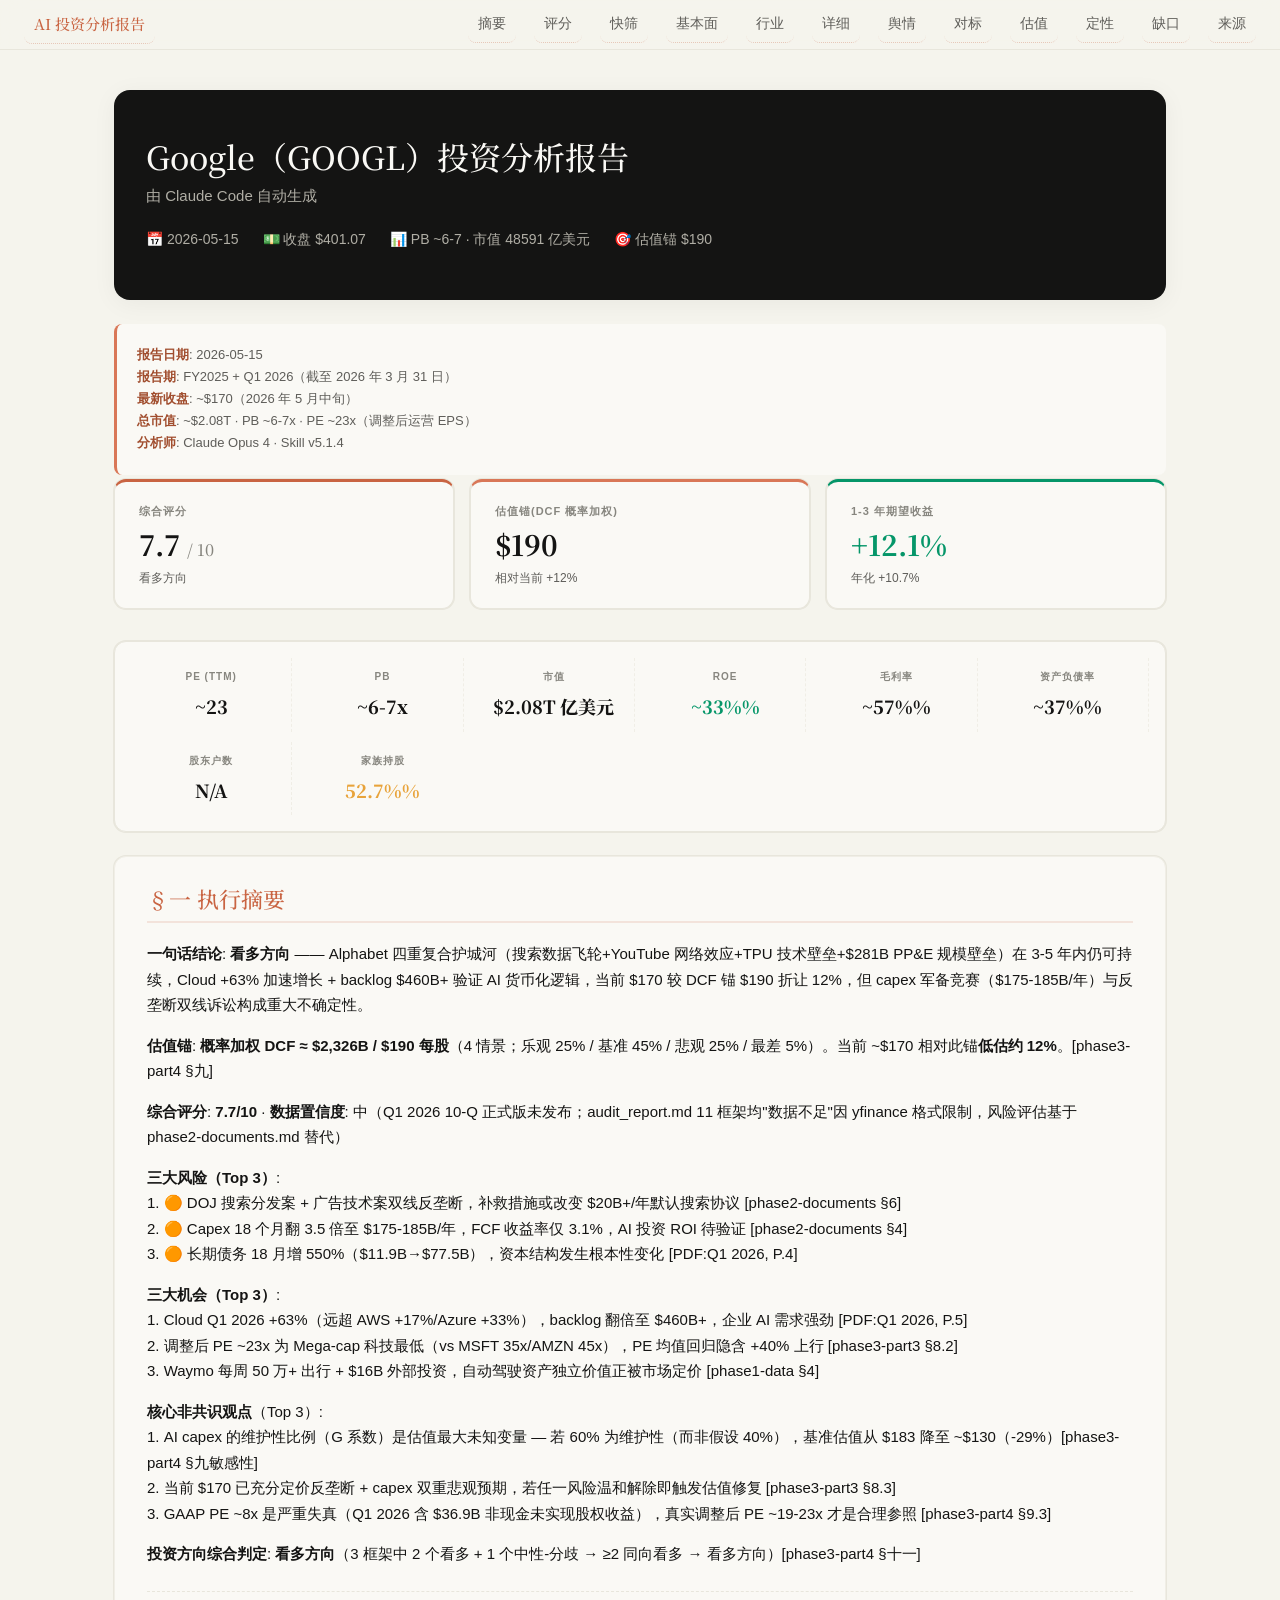
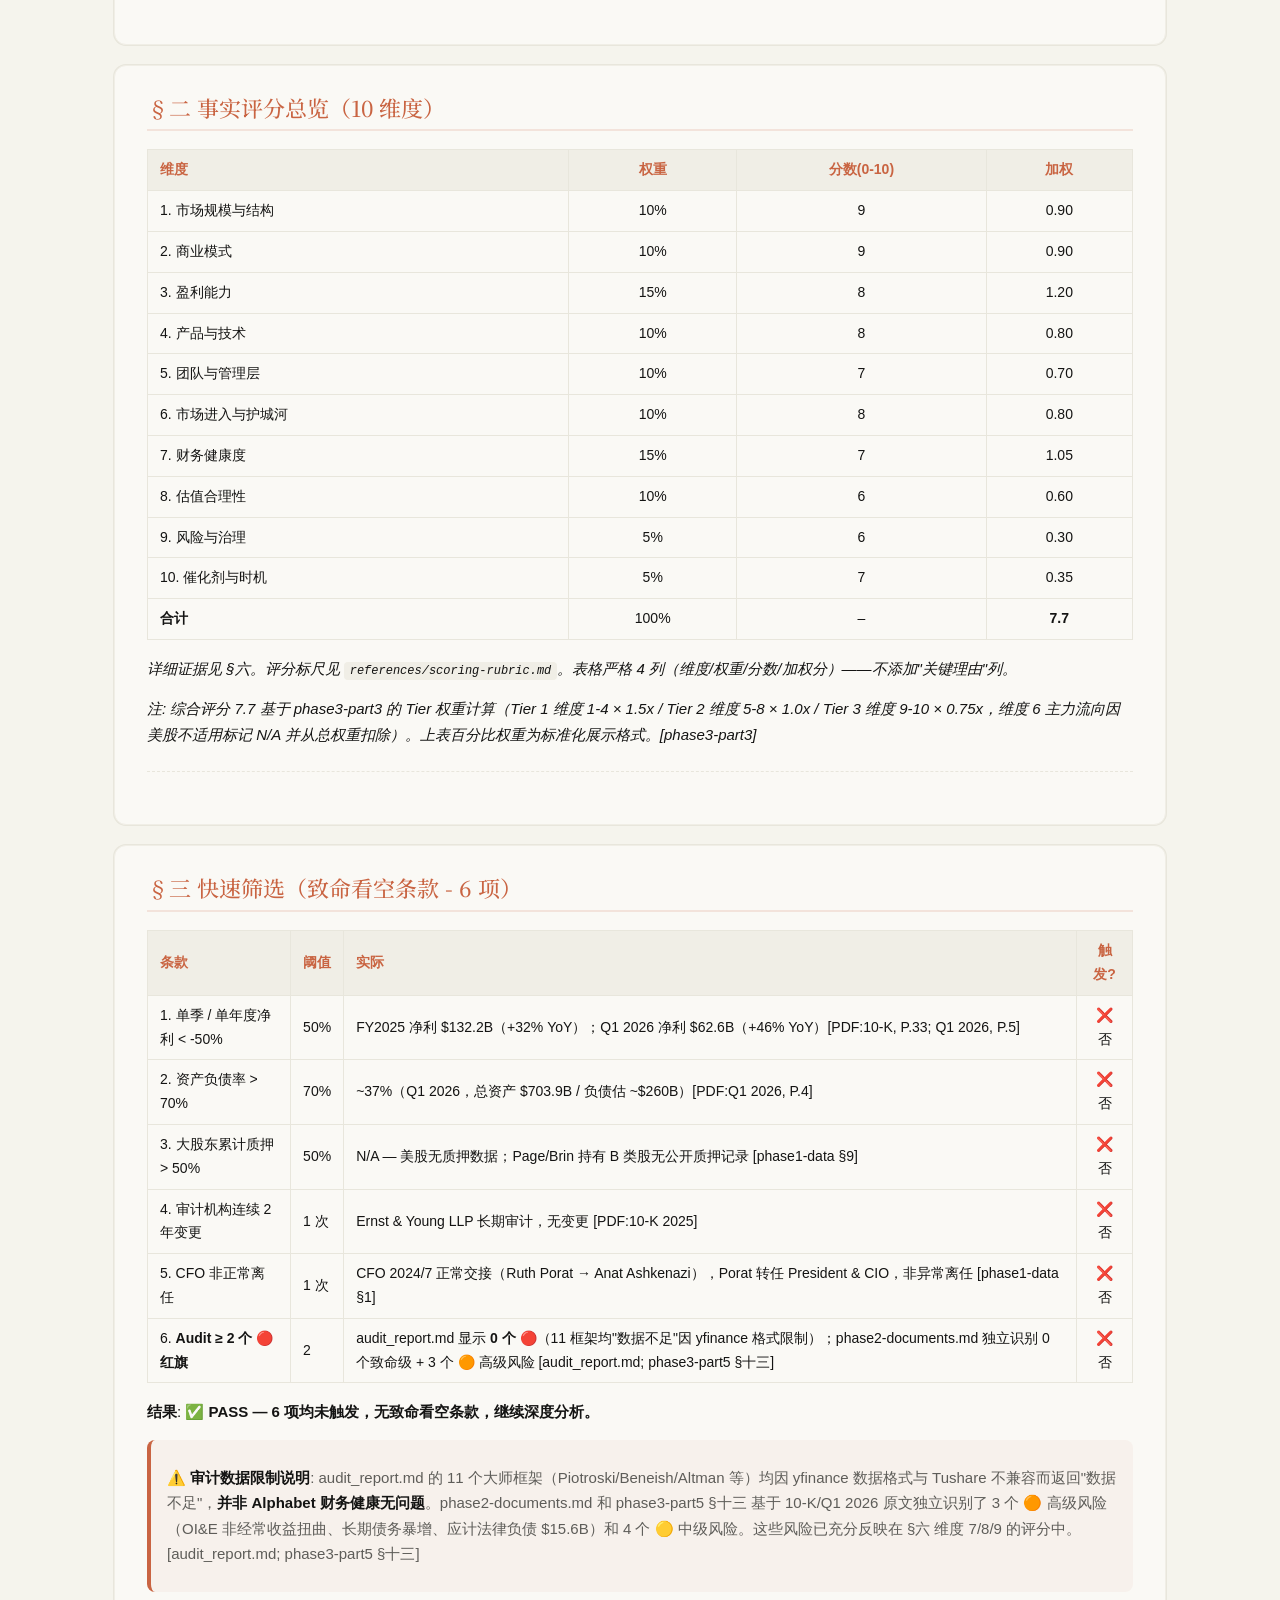
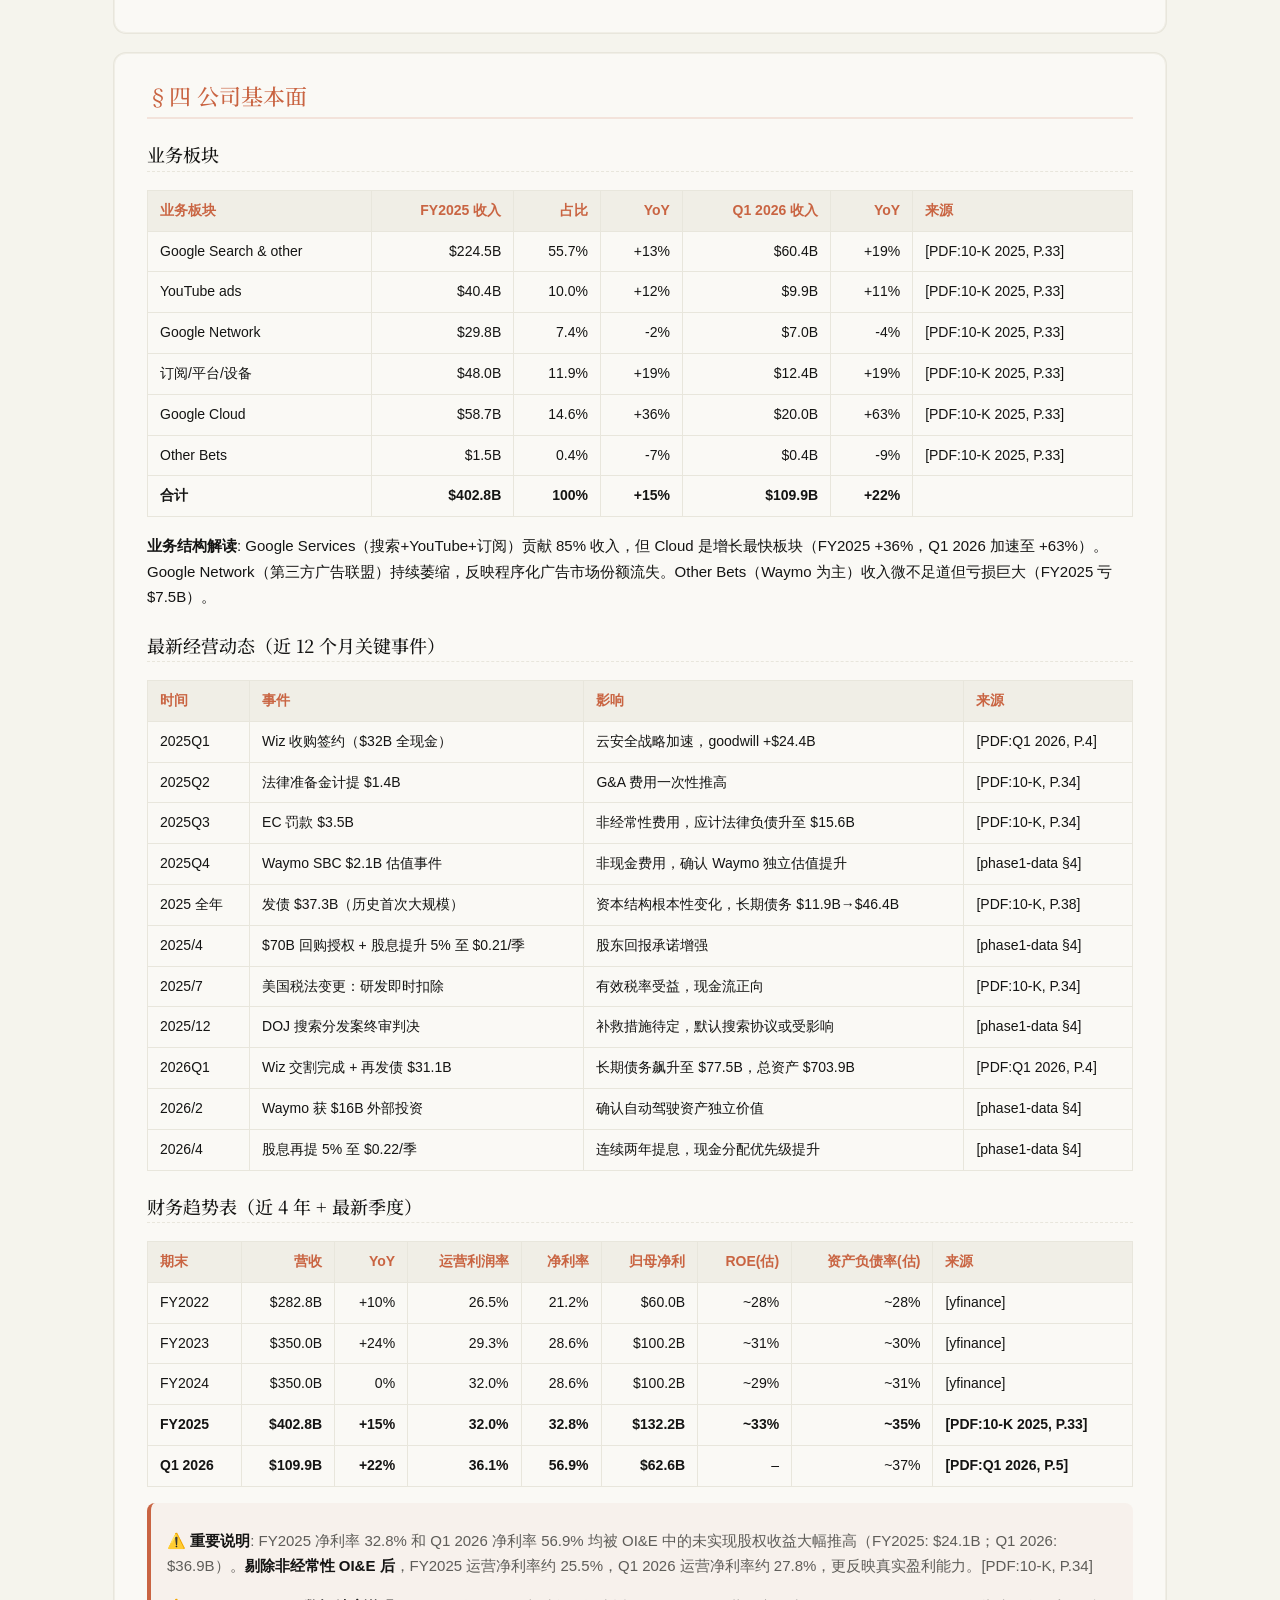
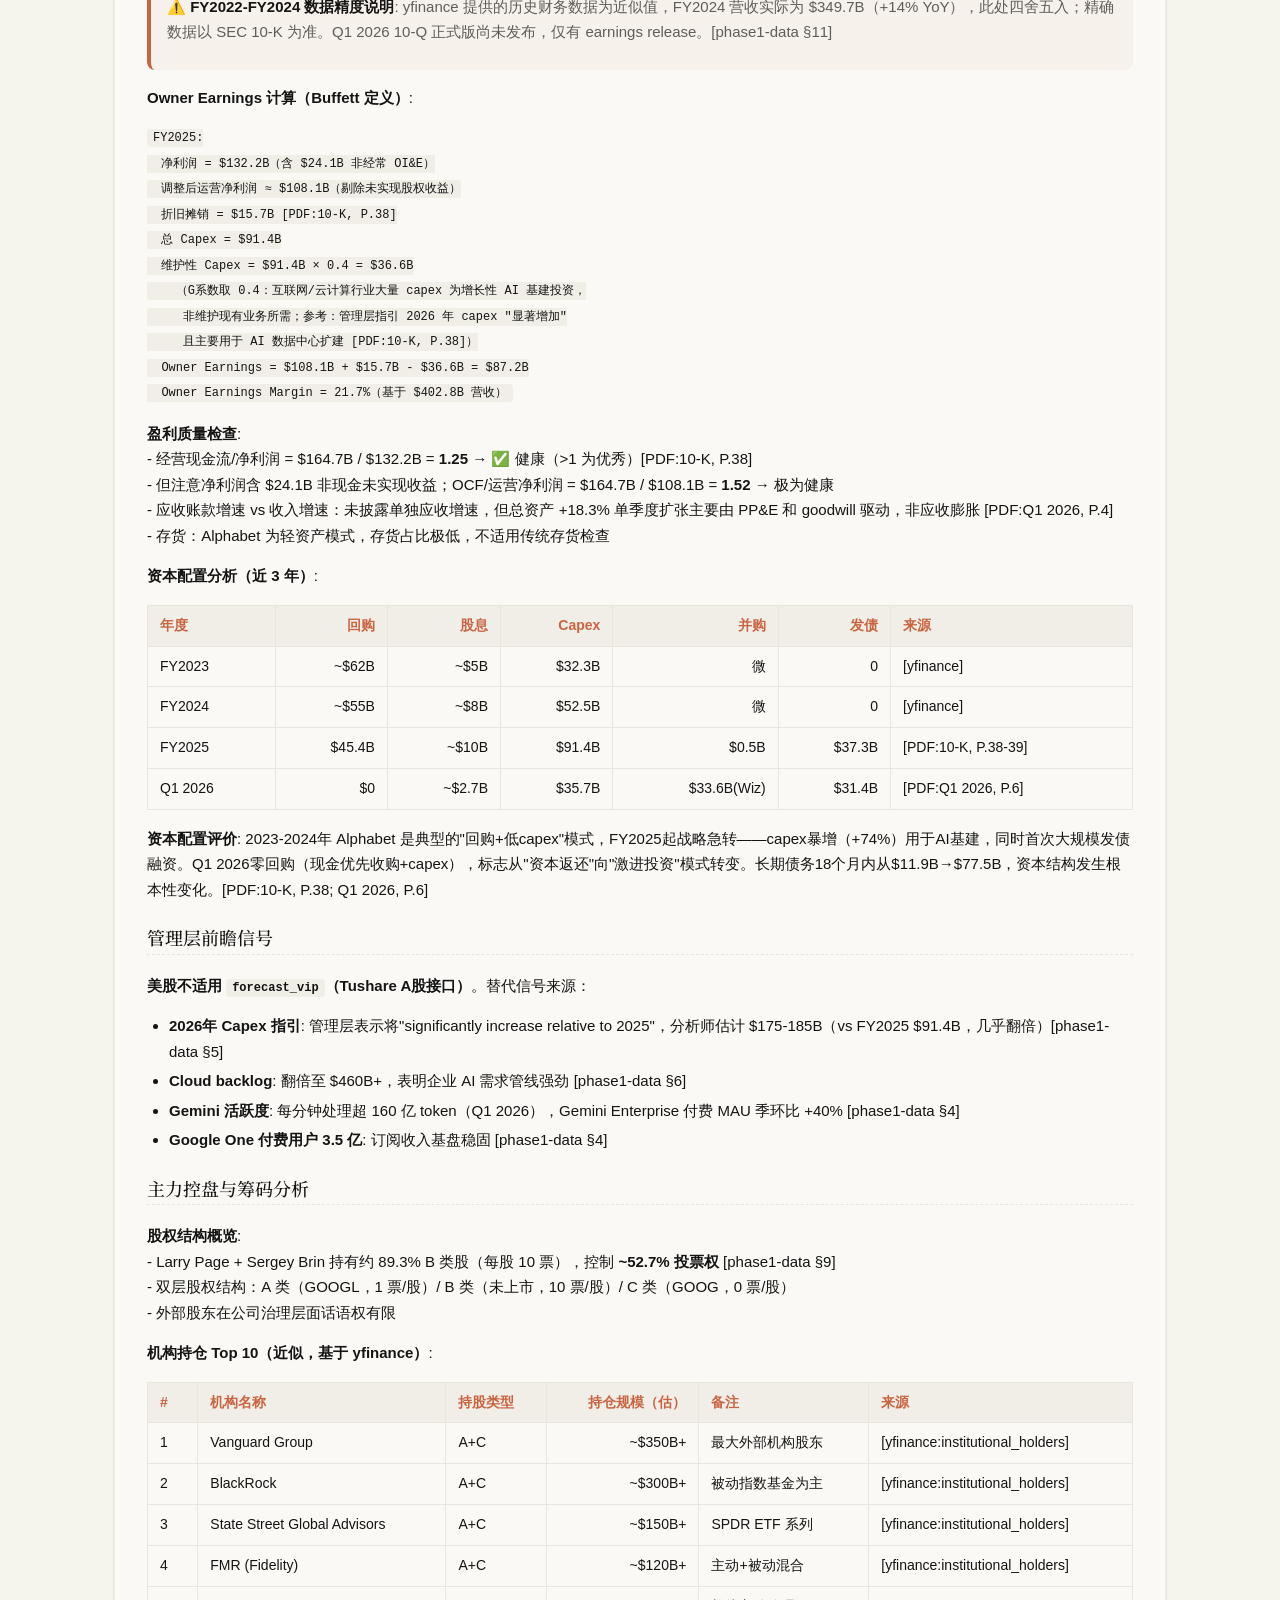
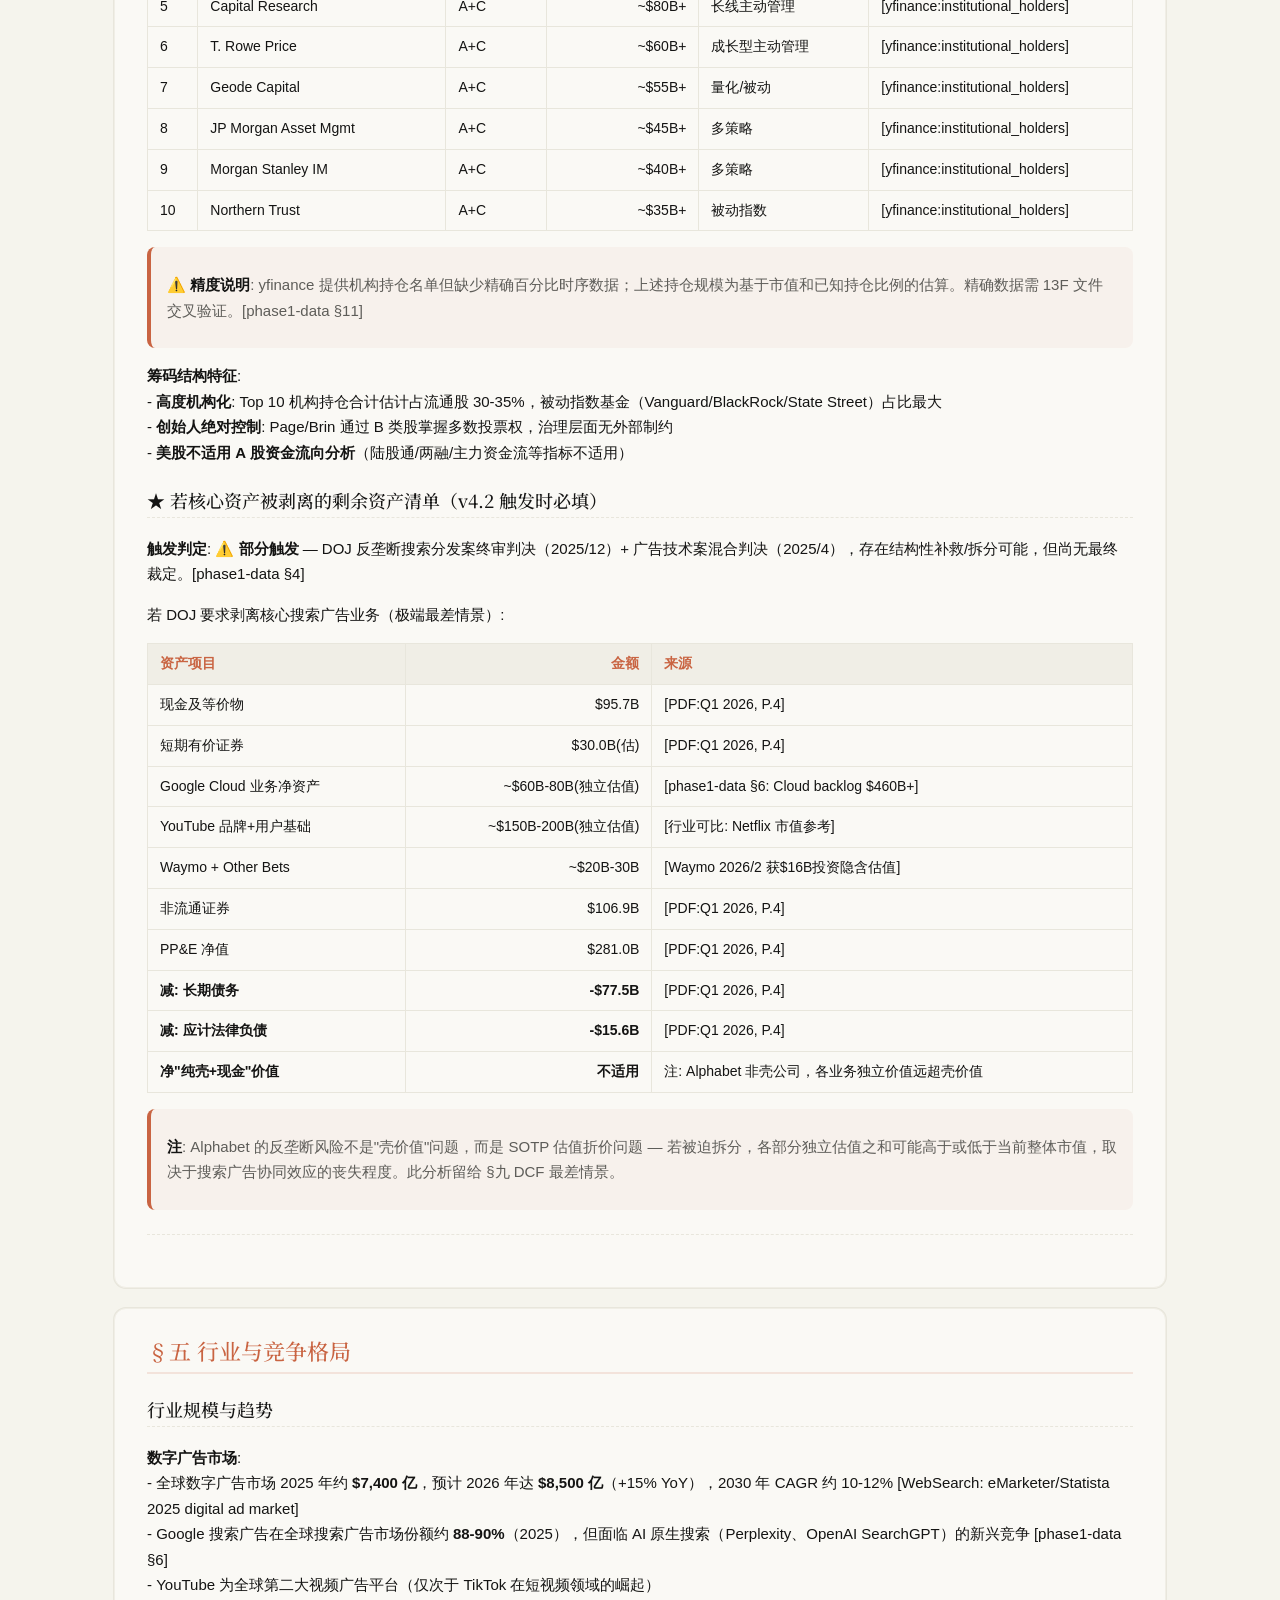
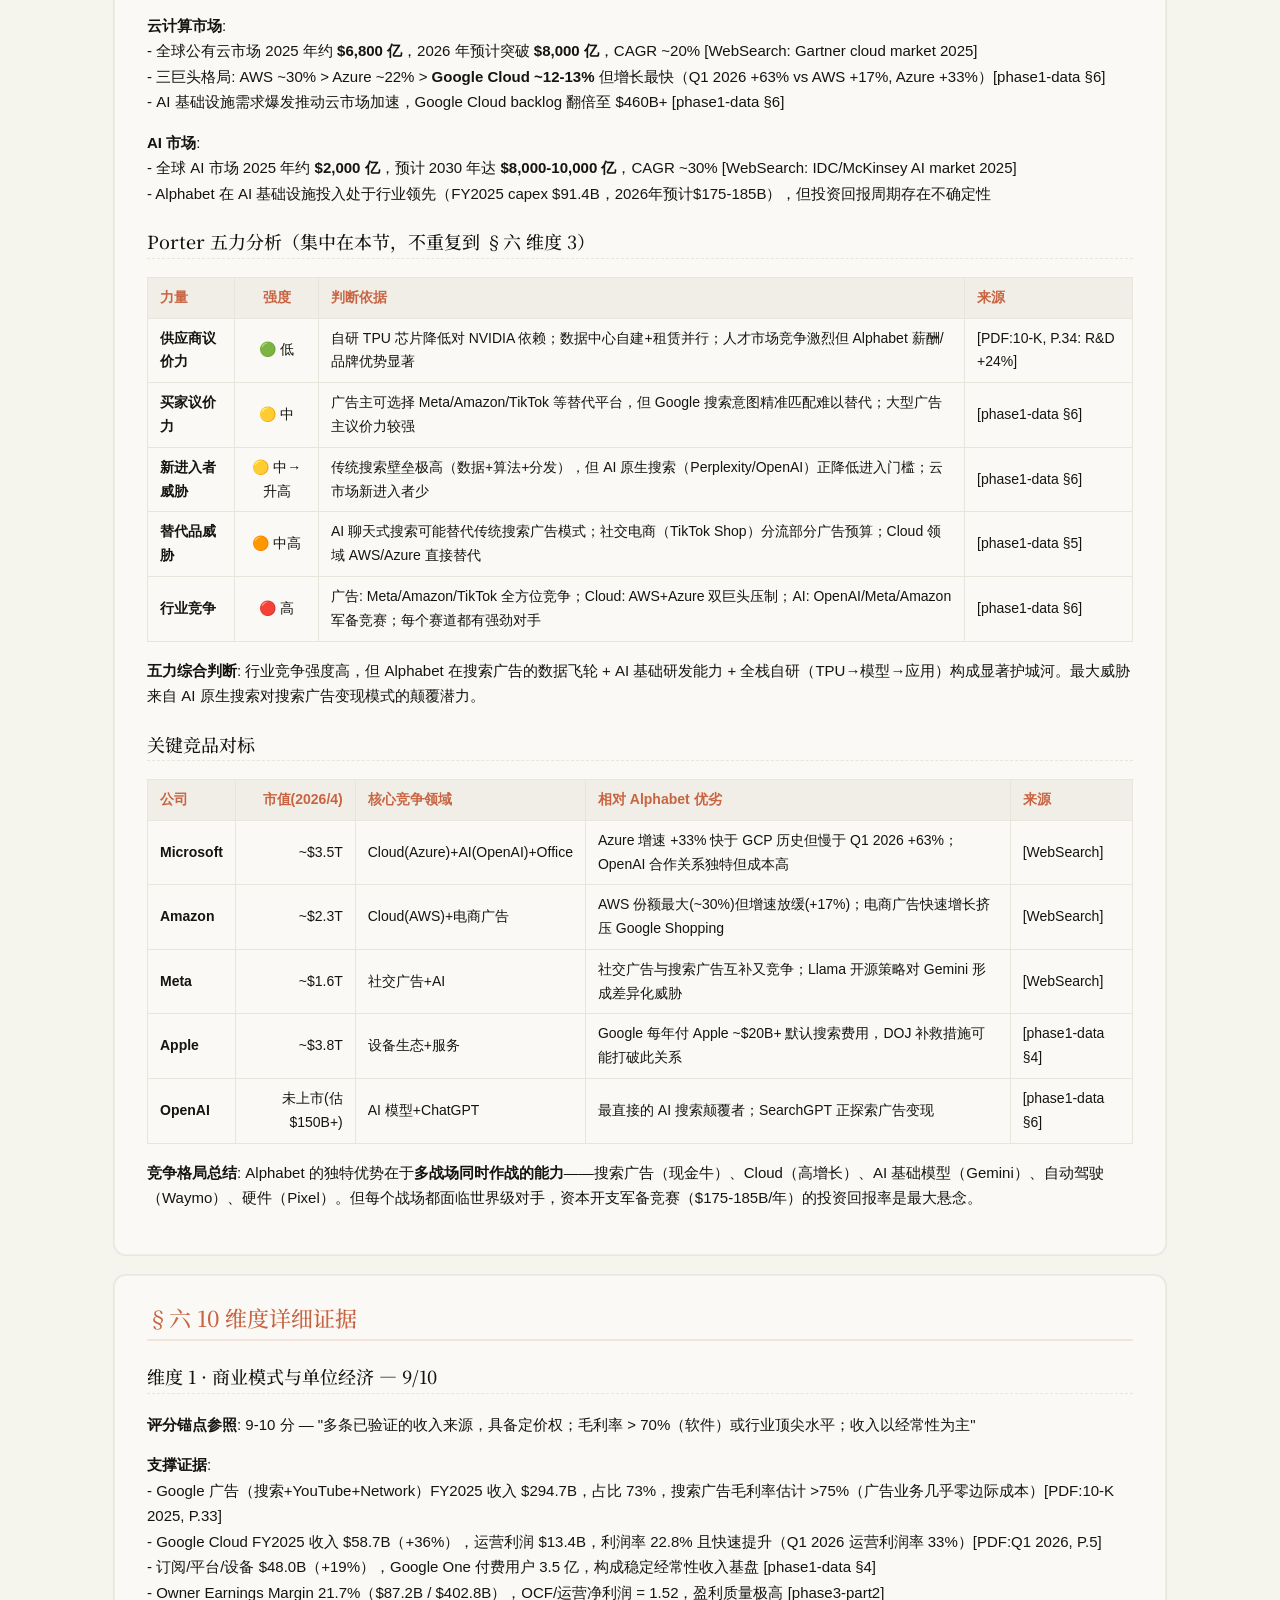
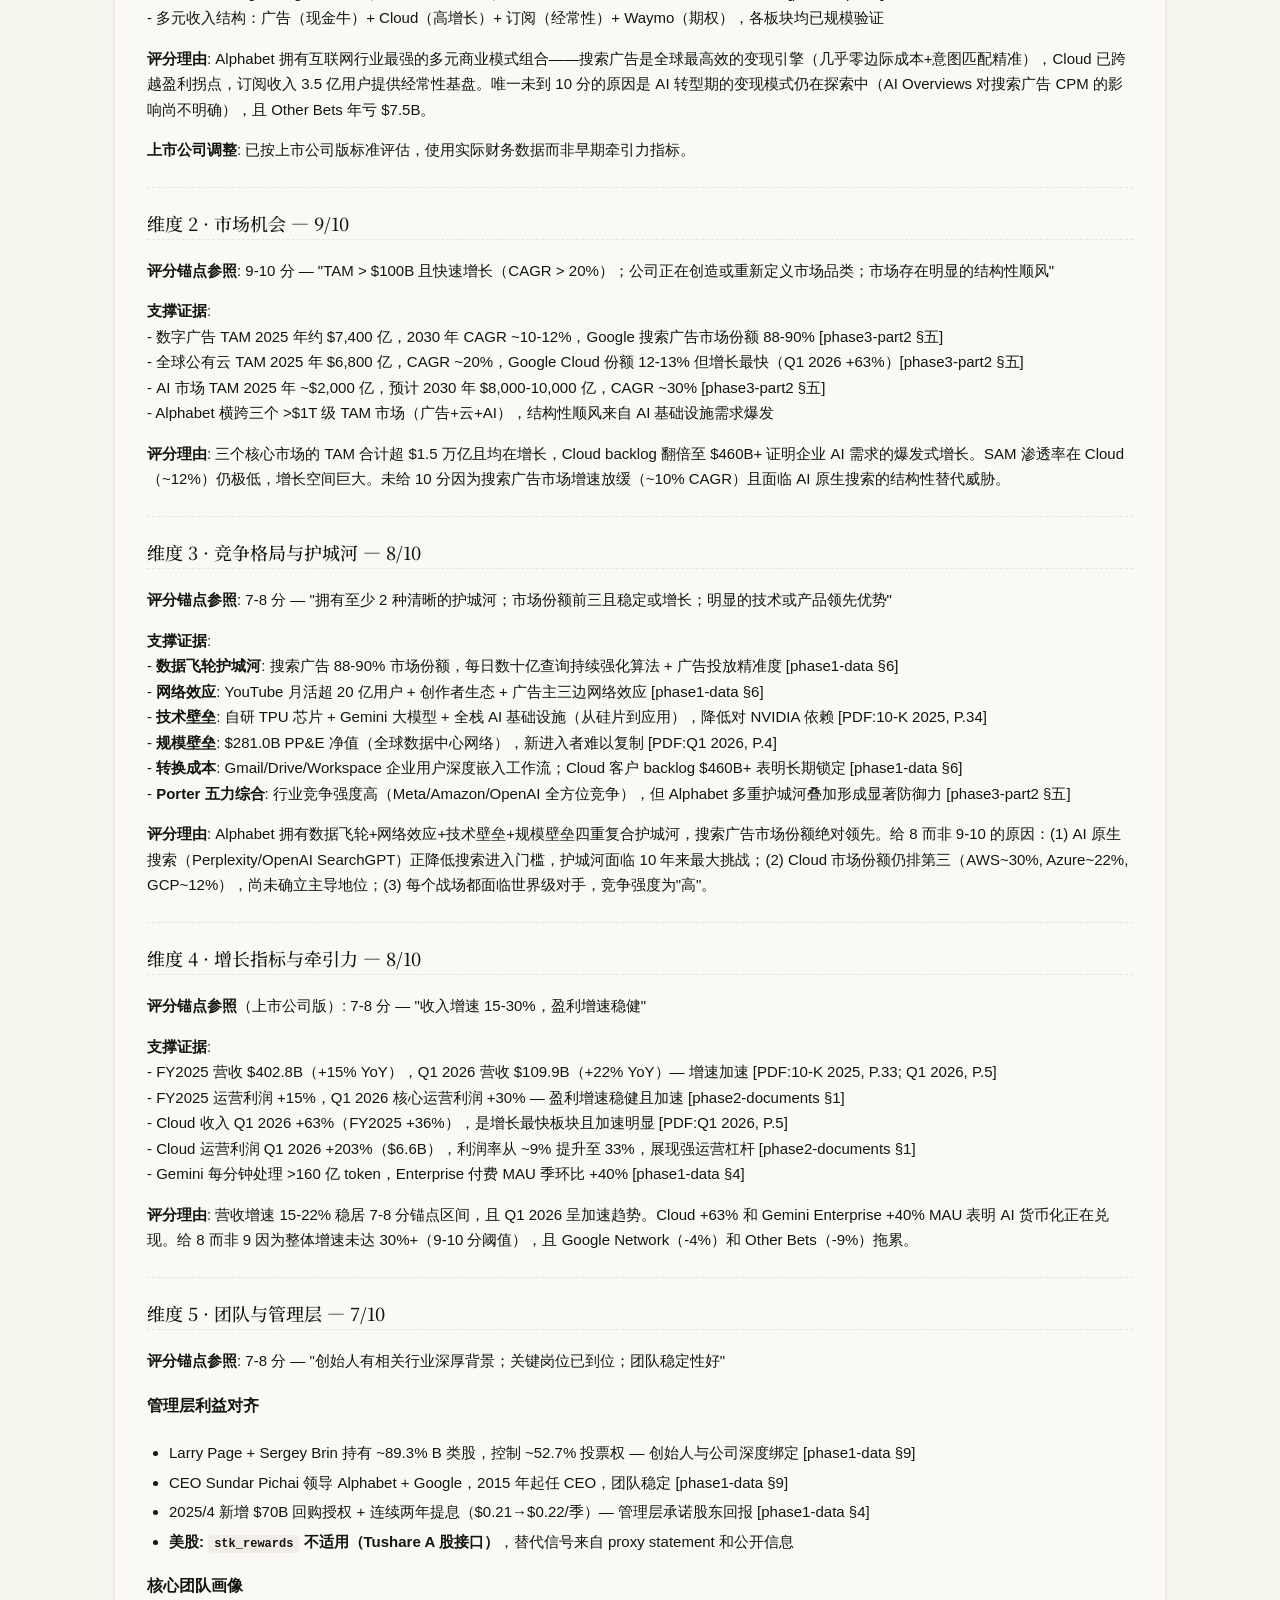
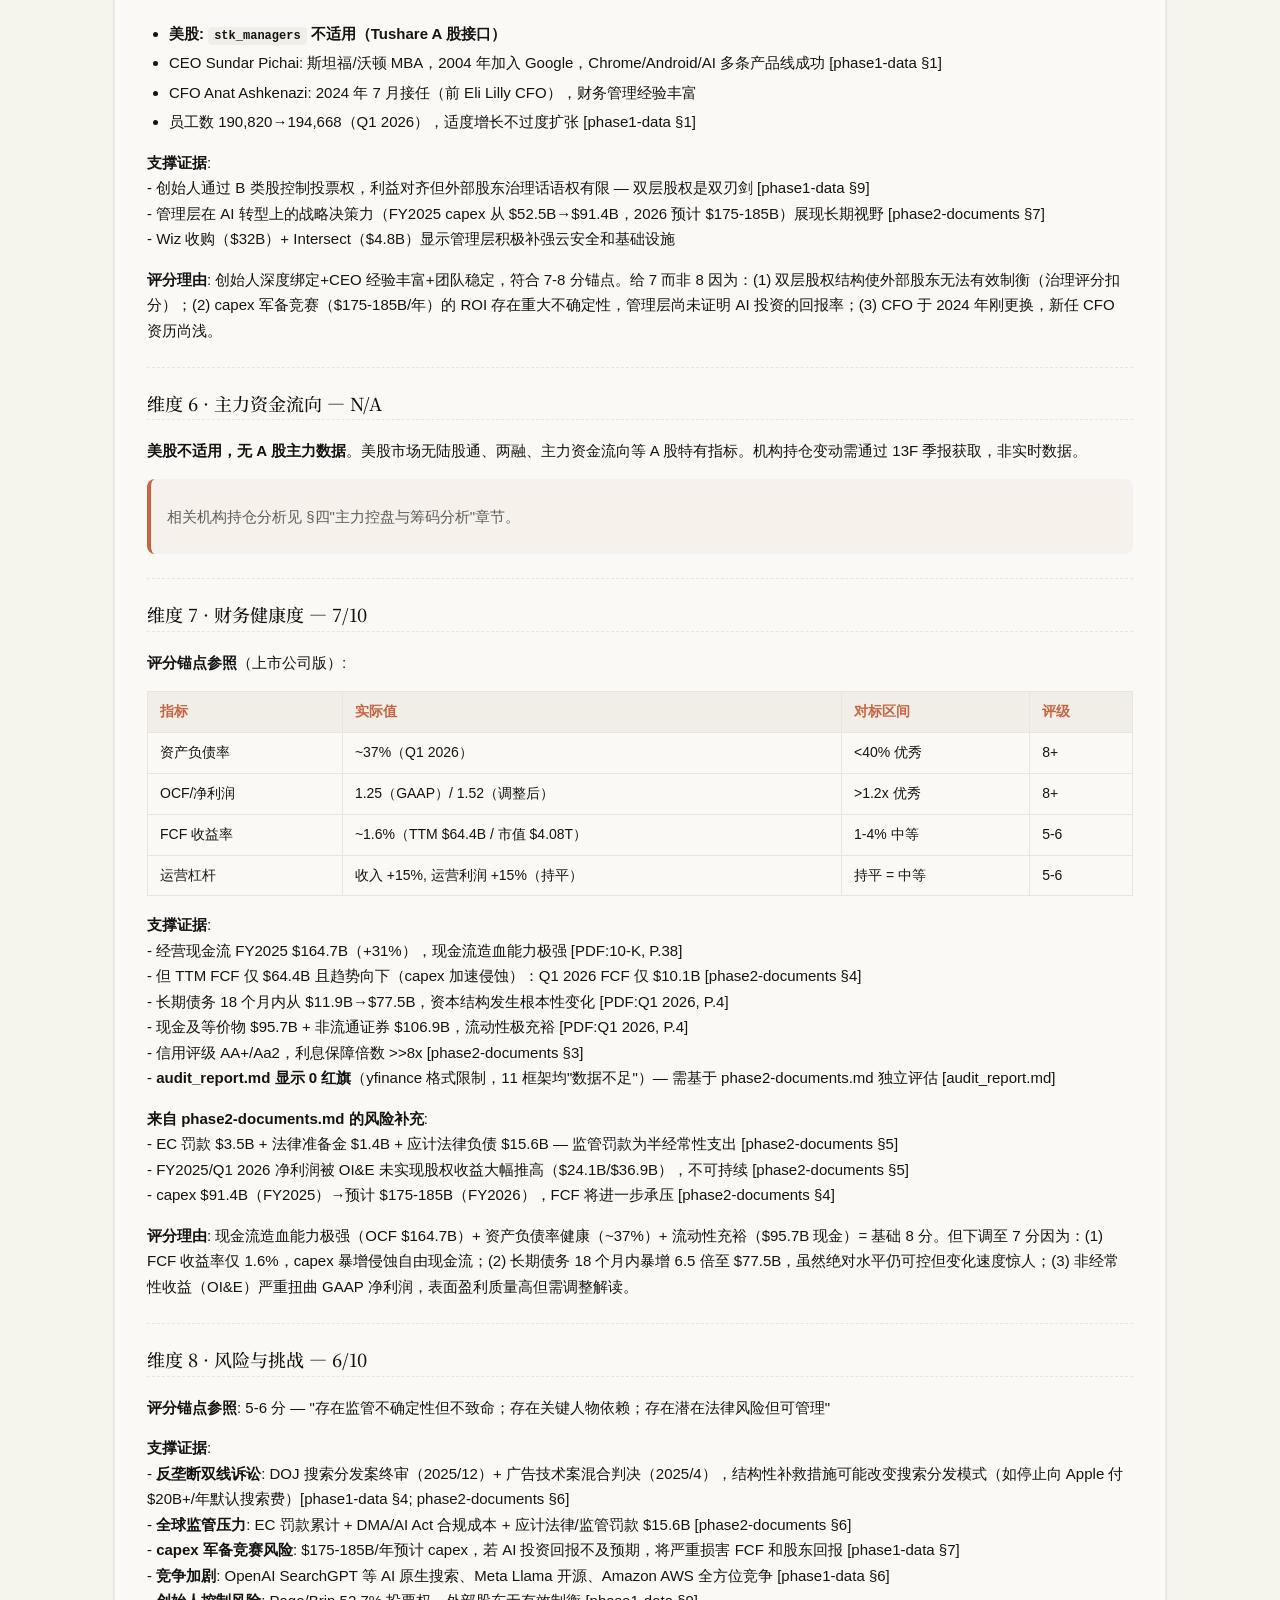
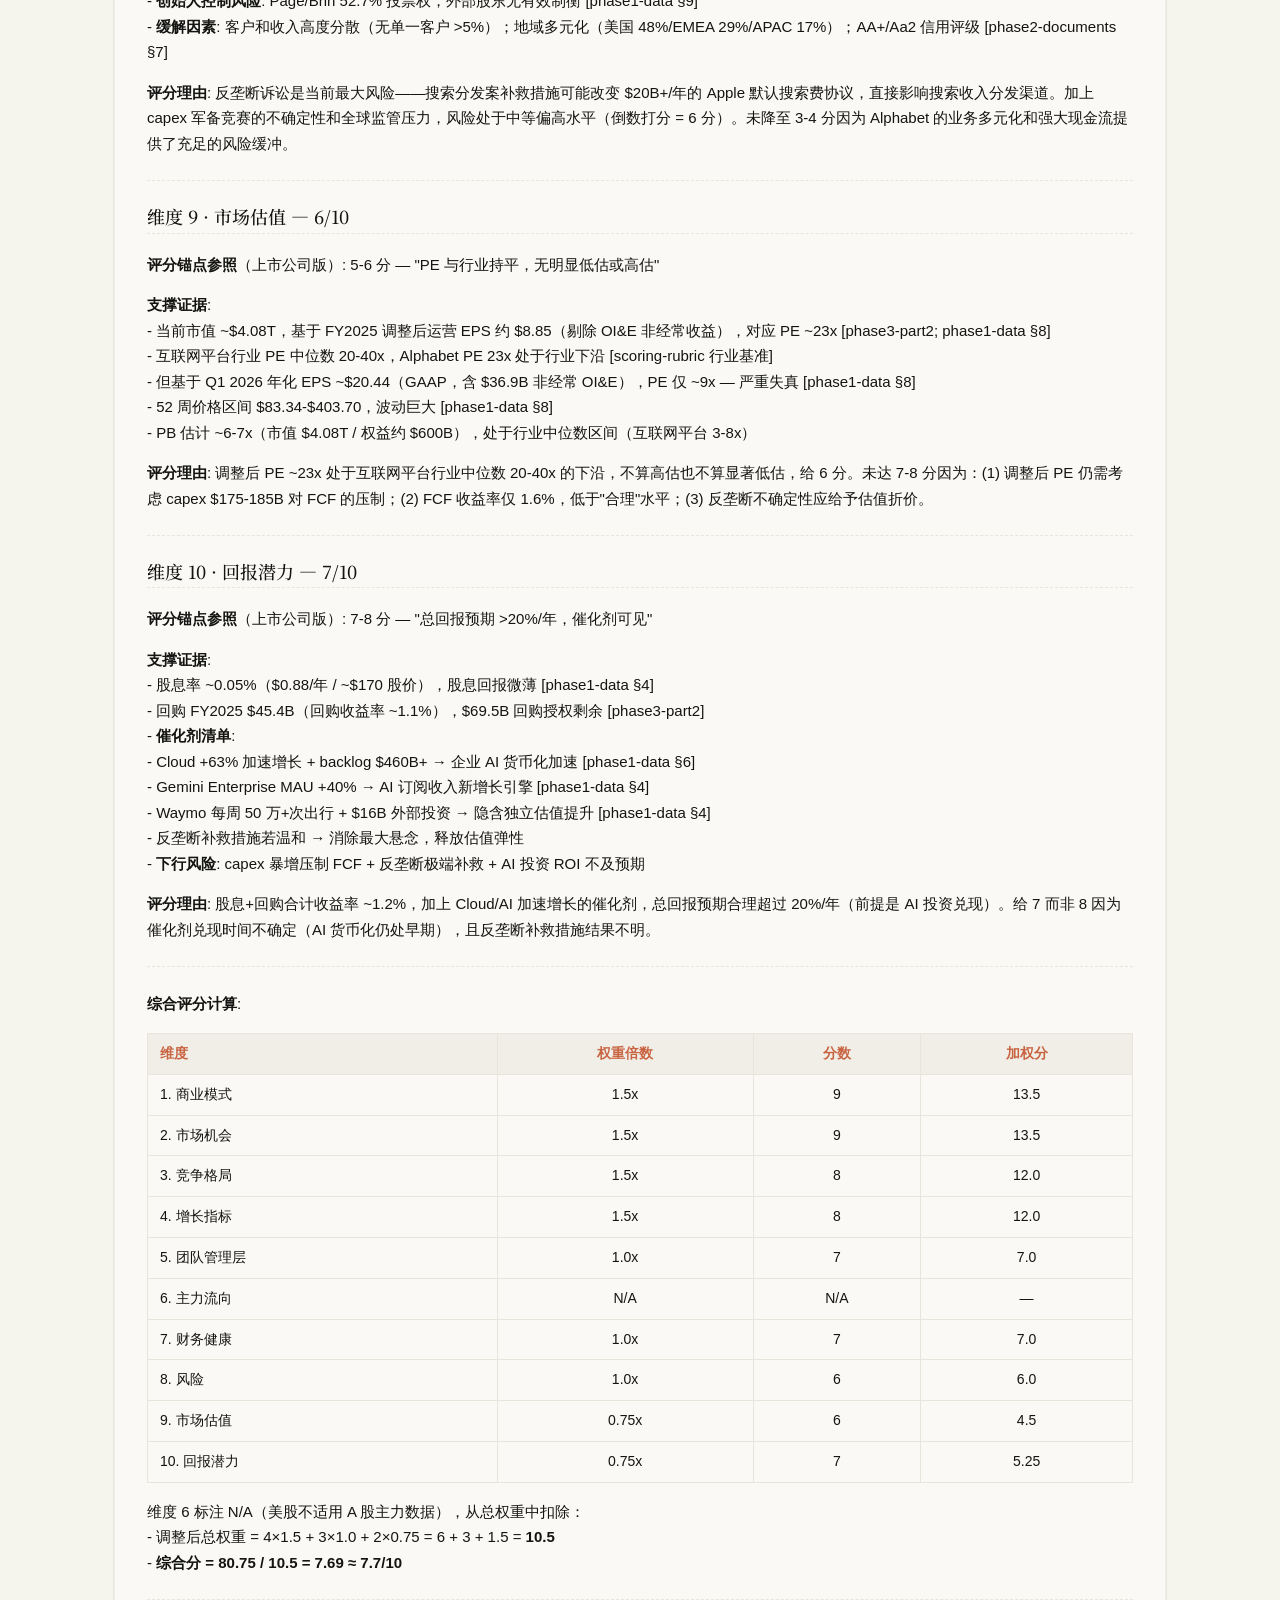
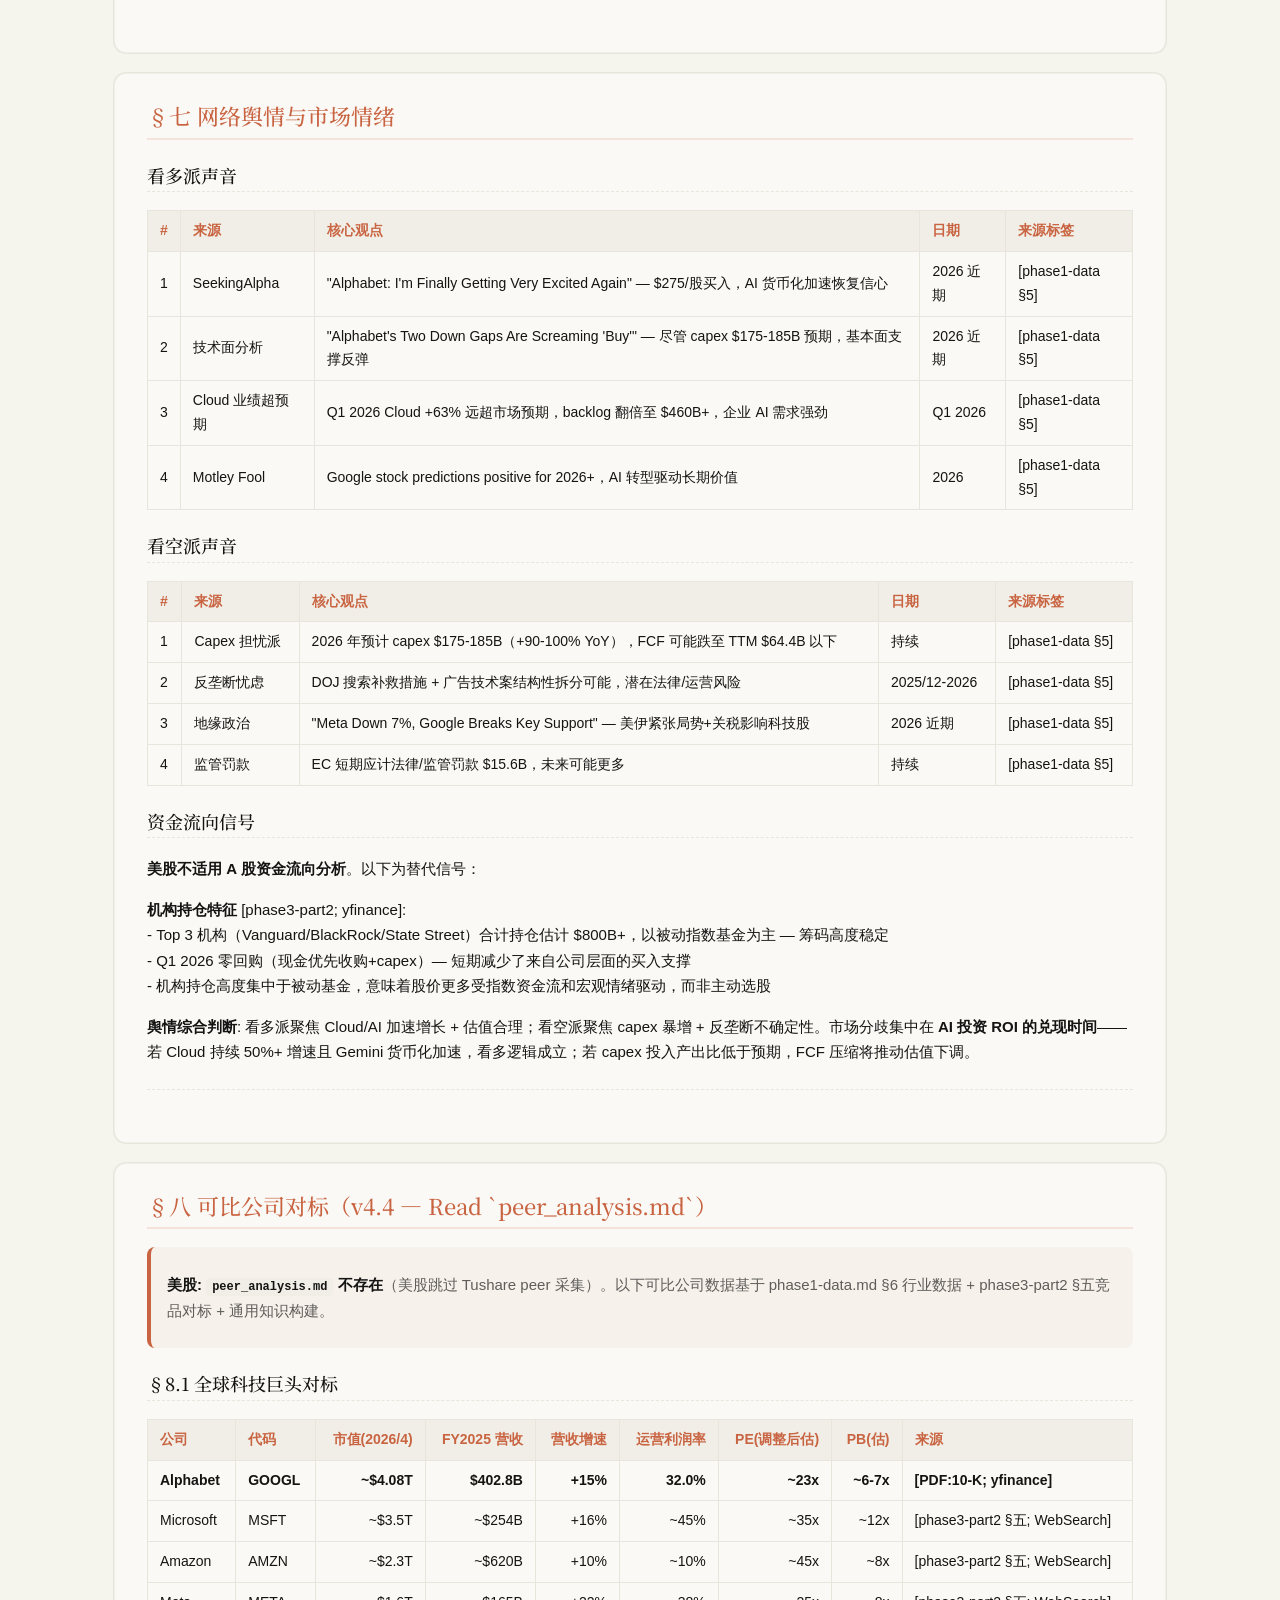
<file: reports/GOOGL_Google/分析报告_dashboard.html>
<!DOCTYPE html>
<html lang="zh-CN">
<head>
<meta charset="UTF-8">
<meta name="viewport" content="width=device-width, initial-scale=1">
<title>Google（GOOGL）投资分析报告 — 2026-05-15</title>
<link rel="preconnect" href="https://fonts.googleapis.com">
<link href="https://fonts.googleapis.com/css2?family=Noto+Serif+SC:wght@400;500;700&display=swap" rel="stylesheet">
<style>
/* ============================================================
   Claude Code Company Analysis · Report Styles v5.0
   单一 CSS 真相源 — 由 assets/html/base.html 加载并内联
   禁止在 Phase 6 Part B 中自创颜色值或变量名
   v5.0: Claude Design Language — 温暖羊皮纸 + 赤陶色主调 + 衬线标题
         Bloomberg 风险色保留(红/琥珀/黄/绿)
   ============================================================ */

:root {
  /* 主色 — Claude Terracotta */
  --c-primary: #c96442;
  --c-primary-light: #f0eee6;
  --c-primary-dark: #a14e2f;
  --c-accent: #d97757;

  /* Bloomberg 风格风险等级(高对比) — 保留不变 */
  --c-risk-red:    #dc2626;
  --c-risk-red-bg: #fef2f2;
  --c-risk-amber:  #e8a33a;
  --c-risk-amber-bg: #fff7ed;
  --c-risk-yellow: #fbbf24;
  --c-risk-yellow-bg: #fffbeb;
  --c-risk-green:  #059669;
  --c-risk-green-bg: #ecfdf5;

  /* 语义色 (保留 v4.3 alias) */
  --c-green: var(--c-risk-green);
  --c-green-bg: var(--c-risk-green-bg);
  --c-yellow: #d97706;
  --c-yellow-bg: #fffbeb;
  --c-red: var(--c-risk-red);
  --c-red-bg: var(--c-risk-red-bg);

  /* Claude 暖灰度系 */
  --c-gray-50:  #faf9f5;  /* Ivory */
  --c-gray-100: #f0eee6;  /* Border Cream */
  --c-gray-200: #e8e6dc;  /* Border Warm */
  --c-gray-500: #87867f;  /* Stone Gray */
  --c-gray-700: #5e5d59;  /* Olive Gray */
  --c-gray-900: #141413;  /* Near Black */

  /* Claude 表面色 */
  --c-parchment: #f5f4ed;
  --c-ivory: #faf9f5;
  --c-warm-sand: #e8e6dc;
  --c-dark-surface: #30302e;
  --c-warm-silver: #b0aea5;
  --c-dark-warm: #3d3d3a;

  /* Morningstar 卡片化 — 迁移到暖色 */
  --c-card-border:  #e8e6dc;
  --c-card-header:  #faf9f5;
  --c-card-hover:   rgba(201,100,66,0.04);

  /* 形状 — Claude ring shadow 系统 */
  --radius: 12px;
  --shadow: 0px 0px 0px 1px #e8e6dc;
  --shadow-md: 0px 0px 0px 1px #d1cfc5;
  --shadow-lg: rgba(0,0,0,0.05) 0px 4px 24px;

  /* Variant Perception 紫 — 保留 */
  --c-variant: #7a4dab;
  --c-variant-bg: #f3eeff;

  /* v4.6 sidebar 布局(弃用但保持兼容) */
  --sidebar-width: 260px;
  --sidebar-gap: 24px;
}

* { box-sizing: border-box; }

body {
  font-family: -apple-system, BlinkMacSystemFont, "Segoe UI", Roboto,
               "PingFang SC", "Noto Sans SC", "Microsoft YaHei", sans-serif;
  background: var(--c-parchment);
  color: var(--c-gray-900);
  margin: 0;
  padding: 0;
  line-height: 1.7;
  font-size: 15px;
}

/* Claude 衬线标题族 */
h1, h2, h3 {
  font-family: Georgia, "Noto Serif SC", "Songti SC", serif;
  font-weight: 500;
}

.container {
  max-width: 1100px;
  margin: 0 auto;
  padding: 40px 24px 80px;
}

/* ---------- 3.1 Sticky 顶部导航栏 ---------- */
.top-nav {
  position: sticky;
  top: 0;
  z-index: 200;
  display: flex;
  align-items: center;
  gap: 18px;
  height: 50px;
  padding: 0 24px;
  backdrop-filter: blur(12px);
  -webkit-backdrop-filter: blur(12px);
  background: rgba(245,244,237,0.85);
  border-bottom: 1px solid var(--c-gray-200);
  font-size: 14px;
}
.top-nav .nav-brand {
  font-family: Georgia, "Noto Serif SC", serif;
  font-weight: 500;
  color: var(--c-primary);
  text-decoration: none;
  margin-right: auto;
  font-size: 15px;
}
.top-nav a {
  color: var(--c-gray-700);
  text-decoration: none;
  padding: 6px 10px;
  border-radius: 8px;
  transition: background .15s, color .15s;
}
.top-nav a:hover {
  background: rgba(201,100,66,0.08);
  color: var(--c-primary);
}

/* ---------- Header Hero ---------- */
header.hero {
  background: var(--c-gray-900);
  color: var(--c-ivory);
  padding: 48px 32px;
  border-radius: 16px;
  margin-bottom: 32px;
  box-shadow: var(--shadow-lg);
}
header.hero h1 {
  font-size: 32px;
  margin: 0 0 8px;
  font-weight: 500;
  line-height: 1.15;
  color: var(--c-ivory);
}
header.hero .subtitle {
  color: var(--c-warm-silver);
  font-size: 15px;
}
header.hero .meta {
  display: flex; flex-wrap: wrap; gap: 24px;
  margin-top: 20px; font-size: 14px;
  color: var(--c-warm-silver);
}

/* ---------- Section (每个 §一到§十五 一个) ---------- */
.section {
  background: var(--c-ivory);
  padding: 28px 32px;
  margin: 20px 0;
  border-radius: var(--radius);
  border: 1px solid var(--c-gray-100);
  box-shadow: var(--shadow);
}
.section h2 {
  font-family: Georgia, "Noto Serif SC", "Songti SC", serif;
  color: var(--c-primary);
  border-bottom: 2px solid rgba(201,100,66,0.15);
  padding-bottom: 8px;
  margin-top: 0;
  font-size: 22px;
  font-weight: 500;
  line-height: 1.25;
}
.section h3 {
  font-family: Georgia, "Noto Serif SC", "Songti SC", serif;
  color: var(--c-gray-900);
  font-size: 18px;
  font-weight: 500;
  margin-top: 24px;
  border-bottom: 1px dashed var(--c-gray-200);
  padding-bottom: 4px;
  line-height: 1.3;
}
.section h4 { color: var(--c-gray-900); font-size: 16px; margin-top: 18px; }

/* Variant Perception 章节专用紫色强调 */
.section.variant-perception {
  border-left: 4px solid var(--c-variant);
  background: linear-gradient(to right, var(--c-variant-bg) 0%, var(--c-ivory) 3%);
}
.section.variant-perception h2 {
  color: var(--c-variant);
  border-bottom-color: var(--c-variant-bg);
}

/* ---------- 3.2 评分环形图 (SVG) ---------- */
.score-ring {
  display: inline-block;
  position: relative;
}
.score-ring svg { display: block; }
.score-ring .score-text {
  position: absolute;
  inset: 0;
  display: flex;
  flex-direction: column;
  align-items: center;
  justify-content: center;
}
.score-ring .score-text .num {
  font-size: 32px;
  font-weight: 700;
  color: var(--c-primary);
  font-family: Georgia, "Noto Serif SC", serif;
}
.score-ring .score-text .label {
  font-size: 11px;
  color: var(--c-gray-500);
}

/* ---------- 3.3 维度评分条形图 ---------- */
.dimension-bar {
  display: grid;
  grid-template-columns: 1fr 48px 3fr 56px;
  align-items: center;
  gap: 12px;
  margin: 10px 0;
  font-size: 14px;
}
.dimension-bar .dim-name { color: var(--c-gray-700); }
.dimension-bar .dim-score {
  font-weight: 600;
  text-align: right;
  color: var(--c-primary);
  font-family: Georgia, "Noto Serif SC", serif;
}
.dimension-bar .dim-progress {
  height: 10px;
  background: var(--c-gray-100);
  border-radius: 5px;
  overflow: hidden;
}
.dimension-bar .dim-progress .fill { height: 100%; border-radius: 5px; }
.dimension-bar .dim-progress .fill.tier1 { background: linear-gradient(90deg, var(--c-primary), var(--c-primary-dark)); }
.dimension-bar .dim-progress .fill.tier2 { background: linear-gradient(90deg, #8b5cf6, #6d28d9); }
.dimension-bar .dim-progress .fill.tier3 { background: linear-gradient(90deg, var(--c-accent), var(--c-primary)); }
.dimension-bar .dim-weight { text-align: right; color: var(--c-gray-500); font-size: 12px; }

/* ---------- 3.4 三色情景卡片 ---------- */
.scenario-grid {
  display: grid;
  grid-template-columns: repeat(auto-fit, minmax(200px, 1fr));
  gap: 12px;
  margin: 16px 0;
}
.scenario {
  padding: 16px;
  border-radius: var(--radius);
  border-left: 4px solid;
}
.scenario .label { font-size: 12px; color: var(--c-gray-500); text-transform: uppercase; letter-spacing: 1px; }
.scenario .big-num {
  font-size: 28px;
  font-weight: 700;
  margin: 4px 0 8px;
  font-family: Georgia, "Noto Serif SC", serif;
}
.scenario .detail { font-size: 13px; color: var(--c-gray-700); }
.scenario.bull { background: var(--c-green-bg); border-left-color: var(--c-green); }
.scenario.bull .big-num { color: var(--c-green); }
.scenario.base { background: var(--c-yellow-bg); border-left-color: var(--c-yellow); }
.scenario.base .big-num { color: var(--c-yellow); }
.scenario.bear { background: var(--c-red-bg); border-left-color: var(--c-red); }
.scenario.bear .big-num { color: var(--c-red); }
.scenario.tail { background: var(--c-dark-surface); border-left-color: var(--c-gray-900); color: var(--c-ivory); }
.scenario.tail .big-num { color: var(--c-ivory); }
.scenario.tail .detail { color: var(--c-warm-silver); }

/* ---------- 3.5 期望回报高亮条 ---------- */
.expected-return {
  background: linear-gradient(135deg, var(--c-gray-900), var(--c-primary-dark));
  color: var(--c-ivory);
  padding: 20px 28px;
  border-radius: 16px;
  margin: 20px 0;
  display: flex;
  align-items: center;
  justify-content: space-between;
  box-shadow: var(--shadow-lg);
}
.expected-return .label { font-size: 12px; color: var(--c-warm-silver); text-transform: uppercase; letter-spacing: 1px; }
.expected-return .value {
  font-size: 36px;
  font-weight: 700;
  font-family: Georgia, "Noto Serif SC", serif;
}

/* ---------- 3.6 团队名片网格 ---------- */
.team-grid {
  display: grid;
  grid-template-columns: repeat(auto-fit, minmax(200px, 1fr));
  gap: 12px;
  margin: 16px 0;
}
.team-card {
  padding: 16px;
  border: 1px solid var(--c-gray-200);
  border-radius: var(--radius);
  text-align: center;
  background: var(--c-ivory);
}
.team-card .avatar {
  width: 48px; height: 48px; border-radius: 50%;
  background: rgba(201,100,66,0.1); color: var(--c-primary);
  display: flex; align-items: center; justify-content: center;
  font-weight: 700; margin: 0 auto 8px; font-size: 18px;
  font-family: Georgia, "Noto Serif SC", serif;
}
.team-card .name { font-weight: 600; }
.team-card .role { color: var(--c-gray-500); font-size: 13px; margin-top: 4px; }

/* ---------- 3.7 风险矩阵 ---------- */
.risk-item {
  display: grid;
  grid-template-columns: 20px 1fr auto;
  gap: 12px;
  align-items: start;
  padding: 12px;
  border-left: 4px solid;
  background: var(--c-gray-50);
  border-radius: 8px;
  margin: 8px 0;
}
.risk-item.high   { border-left-color: var(--c-red);    background: var(--c-red-bg); }
.risk-item.medium { border-left-color: var(--c-yellow); background: var(--c-yellow-bg); }
.risk-item.low    { border-left-color: var(--c-green);  background: var(--c-green-bg); }
.risk-item .dot {
  width: 12px; height: 12px; border-radius: 50%; margin-top: 4px;
}
.risk-item.high   .dot { background: var(--c-red); }
.risk-item.medium .dot { background: var(--c-yellow); }
.risk-item.low    .dot { background: var(--c-green); }

/* ---------- 3.8 融资时间轴 ---------- */
.timeline {
  display: flex;
  align-items: center;
  gap: 0;
  margin: 24px 0;
  overflow-x: auto;
  padding: 8px 0;
}
.timeline .tl-node {
  flex: 0 0 auto;
  text-align: center;
  padding: 0 14px;
  position: relative;
}
.timeline .tl-node::before {
  content: '';
  width: 14px; height: 14px; border-radius: 50%;
  background: var(--c-gray-200); display: block; margin: 0 auto 8px;
}
.timeline .tl-node.current::before {
  background: var(--c-primary);
  box-shadow: 0 0 0 4px rgba(201,100,66,0.15);
}
.timeline .tl-node .year { font-size: 12px; color: var(--c-gray-500); }
.timeline .tl-node .round { font-weight: 600; font-size: 13px; }
.timeline .tl-node .amount { font-size: 11px; color: var(--c-gray-700); }

/* ---------- 3.9 情绪量表 ---------- */
.sentiment-bar {
  position: relative;
  height: 12px;
  border-radius: 6px;
  background: linear-gradient(to right, var(--c-red) 0%, var(--c-yellow) 50%, var(--c-green) 100%);
  margin: 20px 0 32px;
}
.sentiment-bar .pointer {
  position: absolute;
  top: -8px;
  width: 4px; height: 28px;
  background: var(--c-gray-900);
  border-radius: 2px;
  transform: translateX(-50%);
}
.sentiment-bar .pointer::after {
  content: attr(data-label);
  position: absolute;
  top: 32px; left: 50%; transform: translateX(-50%);
  white-space: nowrap;
  font-size: 11px;
  background: var(--c-gray-900);
  color: var(--c-ivory);
  padding: 2px 8px;
  border-radius: 6px;
}

/* ---------- v2 组件 · 估值区间可视化 ---------- */
.valuation-range {
  position: relative;
  height: 28px;
  background: var(--c-gray-100);
  border-radius: 6px;
  margin: 10px 0;
}
.valuation-range .range {
  position: absolute;
  top: 4px; bottom: 4px;
  border-radius: 4px;
  opacity: 0.6;
}
.valuation-range .range.dcf { background: var(--c-primary); }
.valuation-range .range.comparable { background: var(--c-green); }
.valuation-range .range.transaction { background: var(--c-yellow); }
.valuation-range .label-row {
  display: grid;
  grid-template-columns: 80px 1fr;
  gap: 8px;
  align-items: center;
  font-size: 12px;
}

/* ---------- v2 组件 · 星级评估 ---------- */
.star-filled { color: var(--c-accent); }
.star-empty  { color: var(--c-gray-200); }

/* ---------- v2 组件 · 信息缺口优先级 badge ---------- */
.badge {
  display: inline-block;
  padding: 2px 10px;
  border-radius: 12px;
  font-size: 12px;
  font-weight: 600;
}
.badge.critical { background: var(--c-red-bg);    color: var(--c-red); }
.badge.important{ background: var(--c-yellow-bg); color: var(--c-yellow); }
.badge.minor    { background: var(--c-green-bg);  color: var(--c-green); }

/* ---------- 通用 Table ---------- */
table {
  width: 100%;
  border-collapse: collapse;
  margin: 16px 0;
  font-size: 14px;
}
th, td {
  border: 1px solid var(--c-gray-200);
  padding: 8px 12px;
  text-align: left;
}
th {
  background: var(--c-gray-100);
  color: var(--c-primary);
  font-weight: 600;
}
tr:nth-child(even) td { background: var(--c-gray-50); }

/* ---------- 通用文本 ---------- */
strong { color: var(--c-gray-900); font-weight: 600; }
code {
  background: var(--c-gray-100);
  padding: 2px 6px;
  border-radius: 4px;
  font-size: 12px;
}
blockquote {
  border-left: 4px solid var(--c-primary);
  padding: 10px 16px;
  color: var(--c-gray-700);
  background: rgba(201,100,66,0.05);
  border-radius: 8px;
  margin: 12px 0;
}
hr { border: none; border-top: 1px dashed var(--c-gray-200); margin: 24px 0; }
ul, ol { padding-left: 22px; }
li { margin: 4px 0; }
a {
  color: var(--c-primary);
  text-decoration: none;
  border-bottom: 1px dotted rgba(201,100,66,0.3);
}
a:hover { color: var(--c-accent); }

footer {
  text-align: center;
  color: var(--c-gray-500);
  padding: 32px 0 16px;
  font-size: 12px;
  border-top: 1px solid var(--c-gray-200);
  margin-top: 48px;
}

/* ---------- 响应式 ---------- */
@media (max-width: 768px) {
  .container { padding: 20px 16px 60px; }
  header.hero { padding: 24px 16px; }
  header.hero h1 { font-size: 24px; }
  .section { padding: 16px; }
  .scenario-grid, .team-grid { grid-template-columns: 1fr; }
  table { font-size: 12px; }
  table th, table td { padding: 6px 8px; }
}

/* ============================================================
   v4.6 新增: 6 个大厂风格组件 (迁移至 Claude 设计语言)
   ============================================================ */

/* ---------- v4.6-1. 前置评级卡 ---------- */
.rating-trio {
  display: grid;
  grid-template-columns: repeat(3, 1fr);
  gap: 16px;
  margin: -16px 0 32px;
}
.rating-card {
  background: var(--c-ivory);
  border: 1px solid var(--c-card-border);
  border-top: 3px solid var(--c-primary);
  border-radius: var(--radius);
  padding: 20px 24px;
  box-shadow: var(--shadow);
  transition: transform .15s, box-shadow .15s;
}
.rating-card:hover {
  transform: translateY(-2px);
  box-shadow: var(--shadow-lg);
}
.rating-card--score  { border-top-color: var(--c-primary); }
.rating-card--anchor { border-top-color: var(--c-accent); }
.rating-card--return { border-top-color: var(--c-risk-green); }
.rating-card--return.negative { border-top-color: var(--c-risk-red); }

.rating-card .label {
  font-size: 11px;
  color: var(--c-gray-500);
  text-transform: uppercase;
  letter-spacing: 1px;
  font-weight: 600;
  margin-bottom: 8px;
}
.rating-card .value {
  font-size: 28px;
  font-weight: 700;
  color: var(--c-gray-900);
  line-height: 1.2;
  margin-bottom: 6px;
  font-family: Georgia, "Noto Serif SC", serif;
}
.rating-card .value .out-of {
  font-size: 16px;
  color: var(--c-gray-500);
  font-weight: 500;
}
.rating-card .value.negative { color: var(--c-risk-red); }
.rating-card .value.positive { color: var(--c-risk-green); }
.rating-card .sub {
  font-size: 12px;
  color: var(--c-gray-700);
}

/* ---------- v4.6-2. 彩条风险卡 (Bloomberg 等级色保留) ---------- */
.risk-card-v2 {
  display: grid;
  grid-template-columns: 4px 1fr auto;
  gap: 14px;
  align-items: center;
  padding: 14px 16px 14px 0;
  margin: 8px 0;
  background: var(--c-ivory);
  border: 1px solid var(--c-card-border);
  border-radius: var(--radius);
  overflow: hidden;
  transition: background .15s;
}
.risk-card-v2:hover { background: var(--c-card-hover); }
.risk-card-v2.risk-critical { border-left-width: 0; background: linear-gradient(to right, var(--c-risk-red-bg) 0%, var(--c-ivory) 6%); }
.risk-card-v2.risk-high     { background: linear-gradient(to right, var(--c-risk-amber-bg) 0%, var(--c-ivory) 6%); }
.risk-card-v2.risk-medium   { background: linear-gradient(to right, var(--c-risk-yellow-bg) 0%, var(--c-ivory) 6%); }
.risk-card-v2.risk-low      { background: linear-gradient(to right, var(--c-risk-green-bg) 0%, var(--c-ivory) 6%); }
.risk-card-v2 .left-bar { align-self: stretch; width: 4px; }
.risk-card-v2.risk-critical .left-bar { background: var(--c-risk-red); }
.risk-card-v2.risk-high     .left-bar { background: var(--c-risk-amber); }
.risk-card-v2.risk-medium   .left-bar { background: var(--c-risk-yellow); }
.risk-card-v2.risk-low      .left-bar { background: var(--c-risk-green); }
.risk-card-v2 .title { font-weight: 600; color: var(--c-gray-900); margin-bottom: 3px; }
.risk-card-v2 .body  { font-size: 13px; color: var(--c-gray-700); line-height: 1.5; }
.risk-card-v2 .sev-badge {
  font-size: 10px; font-weight: 700; padding: 3px 10px;
  border-radius: 12px; white-space: nowrap; letter-spacing: .5px;
}
.risk-card-v2.risk-critical .sev-badge { background: var(--c-risk-red);    color: white; }
.risk-card-v2.risk-high     .sev-badge { background: var(--c-risk-amber);  color: white; }
.risk-card-v2.risk-medium   .sev-badge { background: var(--c-risk-yellow); color: var(--c-gray-900); }
.risk-card-v2.risk-low      .sev-badge { background: var(--c-risk-green);  color: white; }

/* ---------- v4.6.2. Preamble 区 ---------- */
.preamble {
  background: var(--c-ivory);
  border-left: 3px solid var(--c-accent);
  border-radius: 8px;
  padding: 14px 20px;
  margin: -8px 0 20px;
  font-size: 13px;
  color: var(--c-gray-700);
  line-height: 1.7;
}
.preamble:empty { display: none; }
.preamble blockquote {
  margin: 0;
  padding: 0;
  border: none;
  background: transparent;
  font-size: 13px;
}
.preamble blockquote p { margin: 6px 0; }
.preamble p { margin: 6px 0; }
.preamble strong { color: var(--c-primary-dark); }
.preamble hr { display: none; }

/* ---------- v4.6.1. 关键指标横排面板 ---------- */
.metric-strip {
  display: grid;
  grid-template-columns: repeat(auto-fit, minmax(140px, 1fr));
  gap: 10px;
  margin: 0 0 24px;
  padding: 16px;
  background: var(--c-ivory);
  border: 1px solid var(--c-card-border);
  border-radius: var(--radius);
  box-shadow: var(--shadow);
}
.metric-strip .metric-chip {
  padding: 10px 14px;
  text-align: center;
  border-right: 1px dashed var(--c-gray-100);
}
.metric-strip .metric-chip:last-child { border-right: none; }
.metric-strip .metric-chip .metric-label {
  font-size: 10px;
  color: var(--c-gray-500);
  text-transform: uppercase;
  letter-spacing: 1px;
  font-weight: 700;
  margin-bottom: 6px;
}
.metric-strip .metric-chip .metric-value {
  font-size: 18px;
  font-weight: 800;
  font-variant-numeric: tabular-nums;
  color: var(--c-gray-900);
  font-family: Georgia, "Noto Serif SC", serif;
}
.metric-strip .metric-chip .metric-value.positive { color: var(--c-risk-green); }
.metric-strip .metric-chip .metric-value.negative { color: var(--c-risk-red); }
.metric-strip .metric-chip .metric-value.risk     { color: var(--c-risk-amber); }
.metric-strip .metric-chip .metric-value.critical { color: var(--c-risk-red); font-weight: 900; }
.metric-strip .metric-chip .metric-value.neutral  { color: var(--c-gray-900); }

/* ---------- v4.6 兼容: .metric-sidebar/metric-row 保留 ---------- */
.metric-sidebar {
  background: var(--c-ivory);
  border: 1px solid var(--c-card-border);
  border-radius: var(--radius);
  padding: 20px 18px;
  box-shadow: var(--shadow);
  margin: 0 0 24px;
}
.metric-sidebar h4 {
  font-size: 11px;
  color: var(--c-gray-500);
  text-transform: uppercase;
  letter-spacing: 1.5px;
  font-weight: 700;
  margin: 0 0 14px;
  padding-bottom: 10px;
  border-bottom: 1px solid var(--c-card-border);
}
.metric-sidebar .metric-row {
  display: flex;
  justify-content: space-between;
  align-items: baseline;
  padding: 10px 0;
  border-bottom: 1px dashed var(--c-gray-100);
  font-size: 13px;
}
.metric-sidebar .metric-row:last-child { border-bottom: none; }
.metric-sidebar .metric-row span { color: var(--c-gray-700); }
.metric-sidebar .metric-row strong { font-weight: 700; color: var(--c-gray-900); font-variant-numeric: tabular-nums; }
.metric-sidebar .metric-row strong.positive { color: var(--c-risk-green); }
.metric-sidebar .metric-row strong.negative { color: var(--c-risk-red); }
.metric-sidebar .metric-row strong.risk     { color: var(--c-risk-amber); font-weight: 800; }
.metric-sidebar .metric-row strong.critical { color: var(--c-risk-red);   font-weight: 800; }

/* ---------- v4.6-4. 对标卡 ---------- */
.comparison-card {
  display: grid;
  grid-template-columns: 1fr 1.3fr 1fr;
  gap: 8px;
  background: var(--c-ivory);
  border: 1px solid var(--c-card-border);
  border-radius: var(--radius);
  padding: 16px;
  margin: 12px 0;
}
.comparison-card .cmp-col {
  text-align: center;
  padding: 8px 10px;
  border-radius: 8px;
}
.comparison-card .cmp-col.center {
  background: rgba(201,100,66,0.06);
  border: 2px solid var(--c-primary);
}
.comparison-card .cmp-label { font-size: 10px; color: var(--c-gray-500); text-transform: uppercase; letter-spacing: 1px; font-weight: 600; margin-bottom: 6px; }
.comparison-card .cmp-value {
  font-size: 20px;
  font-weight: 800;
  color: var(--c-gray-900);
  font-variant-numeric: tabular-nums;
  font-family: Georgia, "Noto Serif SC", serif;
}
.comparison-card .cmp-col.center .cmp-value { font-size: 24px; color: var(--c-primary); }
.comparison-card .cmp-sub { font-size: 11px; color: var(--c-gray-500); margin-top: 4px; }
.comparison-card .cmp-bar {
  height: 6px; background: var(--c-gray-100); border-radius: 3px;
  margin-top: 8px; position: relative; overflow: hidden;
}
.comparison-card .cmp-bar .fill {
  position: absolute; left: 0; top: 0; bottom: 0;
  background: linear-gradient(90deg, var(--c-primary), var(--c-accent));
  border-radius: 3px;
}

/* ---------- v4.6-5. 深度链接 ---------- */
.deep-link {
  display: inline-flex;
  align-items: center;
  gap: 3px;
  padding: 1px 8px 1px 6px;
  font-size: 11px;
  background: rgba(201,100,66,0.08);
  color: var(--c-primary);
  border: 1px solid transparent;
  border-radius: 12px;
  text-decoration: none !important;
  vertical-align: middle;
  font-weight: 600;
  transition: background .15s, border-color .15s;
}
.deep-link::before { content: '→'; opacity: .6; }
.deep-link:hover {
  background: var(--c-primary);
  color: var(--c-ivory);
  border-color: var(--c-primary);
}
/* Target 高亮 */
.section:target {
  animation: target-pulse 1.8s ease-out;
  scroll-margin-top: 70px;
}
@keyframes target-pulse {
  0%   { box-shadow: 0 0 0 4px var(--c-accent); }
  100% { box-shadow: var(--shadow); }
}

/* ---------- v4.6-6. 微型热力图 ---------- */
.heatmap-grid {
  display: grid;
  gap: 2px;
  margin: 10px 0;
  font-size: 10px;
}
.heatmap-grid .hm-cell {
  aspect-ratio: 1 / 1;
  min-height: 28px;
  display: flex;
  align-items: center;
  justify-content: center;
  border-radius: 6px;
  font-family: ui-monospace, monospace;
  font-weight: 600;
  color: var(--c-gray-900);
}
/* 5 档颜色映射 */
.heatmap-grid .hm-cell.hm--2 { background: #fca5a5; color: #7f1d1d; }
.heatmap-grid .hm-cell.hm--1 { background: #fed7aa; color: #7c2d12; }
.heatmap-grid .hm-cell.hm-0  { background: var(--c-gray-100); }
.heatmap-grid .hm-cell.hm-1  { background: #bbf7d0; color: #14532d; }
.heatmap-grid .hm-cell.hm-2  { background: #4ade80; color: white; }
.heatmap-grid .hm-cell:hover { transform: scale(1.1); }

.heatmap-grid .hm-row-label {
  font-size: 10px;
  color: var(--c-gray-500);
  text-align: right;
  padding-right: 8px;
  align-self: center;
}

/* ---------- 响应式 ---------- */
@media (max-width: 768px) {
  .container { padding: 20px 16px 60px; }
  header.hero { padding: 24px 16px; }
  header.hero h1 { font-size: 24px; }
  .section { padding: 16px; }
  .scenario-grid, .team-grid, .rating-trio { grid-template-columns: 1fr; }
  .comparison-card { grid-template-columns: 1fr; }
  .metric-strip { grid-template-columns: repeat(2, 1fr); }
  .metric-strip .metric-chip { border-right: none; border-bottom: 1px dashed var(--c-gray-100); }
  table { font-size: 12px; }
  table th, table td { padding: 6px 8px; }
}

/* ---------- 打印 ---------- */
@media print {
  body { background: white; }
  .top-nav { display: none; }
  .section { box-shadow: none; border: 1px solid #ccc; break-inside: avoid; }
  header.hero { break-inside: avoid; }
  .metric-strip { break-inside: avoid; }
  .deep-link { color: var(--c-gray-900); background: transparent; border-color: var(--c-gray-500); }
  .deep-link::before { content: ''; }
  .deep-link::after { content: ' (见对应章节)'; font-size: 10px; color: var(--c-gray-500); }
}

</style>
</head>
<body>

<!-- ============================================================
     Sticky 顶部导航栏 — 13 章节锚点
     ============================================================ -->
<nav class="top-nav">
  <a href="../../index.html" class="nav-brand">AI 投资分析报告</a>
  <a href="#exec-summary">摘要</a>
  <a href="#scoring">评分</a>
  <a href="#screening">快筛</a>
  <a href="#fundamentals">基本面</a>
  <a href="#industry">行业</a>
  <a href="#detail">详细</a>
  <a href="#sentiment">舆情</a>
  <a href="#peers">对标</a>
  <a href="#valuation">估值</a>
  <a href="#qualitative">定性</a>
  <a href="#gaps">缺口</a>
  <a href="#sources">来源</a>
</nav>

<div class="container">

<!-- ============================================================
     Header Hero
     ============================================================ -->
<header class="hero">
  <h1>Google（GOOGL）投资分析报告</h1>
  <div class="subtitle">由 Claude Code 自动生成</div>
  <div class="meta">
    <span>📅 2026-05-15</span>
    <span>💵 收盘 $401.07</span>
    <span>📊 PB ~6-7 · 市值 48591 亿美元</span>
    <span>🎯 估值锚 $190</span>
  </div>
</header>

<!-- ============================================================
     v4.6.2 新增: Preamble 区 — 主报告第一个 ## 之前的 blockquote / 段落
     (版本切换说明 / 数据截止注意 / meta 行的详细补充等),否则会丢失
     ============================================================ -->
<div class="preamble">
<p><strong>报告日期</strong>: 2026-05-15<br />
<strong>报告期</strong>: FY2025 + Q1 2026（截至 2026 年 3 月 31 日）<br />
<strong>最新收盘</strong>: ~$170（2026 年 5 月中旬）<br />
<strong>总市值</strong>: ~$2.08T · PB ~6-7x · PE ~23x（调整后运营 EPS）<br />
<strong>分析师</strong>: Claude Opus 4 · Skill v5.1.4</p>
<hr />
</div>

<!-- ============================================================
     v4.6 新增: 前置评级三件套(Goldman 风格, hero 下方醒目位置)
     ============================================================ -->
<div class="rating-trio">

  <div class="rating-card rating-card--score">
    <div class="label">综合评分</div>
    <div class="value">7.7 <span class="out-of">/ 10</span></div>
    <div class="sub">看多方向</div>
  </div>
  <div class="rating-card rating-card--anchor">
    <div class="label">估值锚(DCF 概率加权)</div>
    <div class="value">$190</div>
    <div class="sub">相对当前 +12%</div>
  </div>
  <div class="rating-card rating-card--return">
    <div class="label">1-3 年期望收益</div>
    <div class="value positive">+12.1%</div>
    <div class="sub">年化 +10.7%</div>
  </div>
</div>

<!-- ============================================================
     v4.6.1 关键指标横排面板(替代 v4.6 的粘性侧边栏,更简洁)
     ============================================================ -->
<div class="metric-strip">

  <div class="metric-chip">
    <div class="metric-label">PE (TTM)</div>
    <div class="metric-value neutral">~23</div>
  </div>
  <div class="metric-chip">
    <div class="metric-label">PB</div>
    <div class="metric-value neutral">~6-7x</div>
  </div>
  <div class="metric-chip">
    <div class="metric-label">市值</div>
    <div class="metric-value neutral">$2.08T 亿美元</div>
  </div>
  <div class="metric-chip">
    <div class="metric-label">ROE</div>
    <div class="metric-value positive">~33%%</div>
  </div>
  <div class="metric-chip">
    <div class="metric-label">毛利率</div>
    <div class="metric-value neutral">~57%%</div>
  </div>
  <div class="metric-chip">
    <div class="metric-label">资产负债率</div>
    <div class="metric-value neutral">~37%%</div>
  </div>
  <div class="metric-chip">
    <div class="metric-label">股东户数</div>
    <div class="metric-value neutral">N/A</div>
  </div>
  <div class="metric-chip">
    <div class="metric-label">家族持股</div>
    <div class="metric-value risk">52.7%%</div>
  </div>
</div>

<!-- ============================================================
     §一 执行摘要
     ============================================================ -->
<div class="section" id="exec-summary">
<h2>§一 执行摘要</h2>
<p><strong>一句话结论</strong>: <strong>看多方向</strong> —— Alphabet 四重复合护城河（搜索数据飞轮+YouTube 网络效应+TPU 技术壁垒+$281B PP&amp;E 规模壁垒）在 3-5 年内仍可持续，Cloud +63% 加速增长 + backlog $460B+ 验证 AI 货币化逻辑，当前 $170 较 DCF 锚 $190 折让 12%，但 capex 军备竞赛（$175-185B/年）与反垄断双线诉讼构成重大不确定性。</p>
<p><strong>估值锚</strong>: <strong>概率加权 DCF ≈ $2,326B / $190 每股</strong>（4 情景；乐观 25% / 基准 45% / 悲观 25% / 最差 5%）。当前 ~$170 相对此锚<strong>低估约 12%</strong>。[phase3-part4 §九]</p>
<p><strong>综合评分</strong>: <strong>7.7/10</strong> · <strong>数据置信度</strong>: 中（Q1 2026 10-Q 正式版未发布；audit_report.md 11 框架均"数据不足"因 yfinance 格式限制，风险评估基于 phase2-documents.md 替代）</p>
<p><strong>三大风险（Top 3）</strong>:<br />
1. 🟠 DOJ 搜索分发案 + 广告技术案双线反垄断，补救措施或改变 $20B+/年默认搜索协议 [phase2-documents §6]<br />
2. 🟠 Capex 18 个月翻 3.5 倍至 $175-185B/年，FCF 收益率仅 3.1%，AI 投资 ROI 待验证 [phase2-documents §4]<br />
3. 🟠 长期债务 18 月增 550%（$11.9B→$77.5B），资本结构发生根本性变化 [PDF:Q1 2026, P.4]</p>
<p><strong>三大机会（Top 3）</strong>:<br />
1. Cloud Q1 2026 +63%（远超 AWS +17%/Azure +33%），backlog 翻倍至 $460B+，企业 AI 需求强劲 [PDF:Q1 2026, P.5]<br />
2. 调整后 PE ~23x 为 Mega-cap 科技最低（vs MSFT 35x/AMZN 45x），PE 均值回归隐含 +40% 上行 [phase3-part3 §8.2]<br />
3. Waymo 每周 50 万+ 出行 + $16B 外部投资，自动驾驶资产独立价值正被市场定价 [phase1-data §4]</p>
<p><strong>核心非共识观点</strong>（Top 3）:<br />
1. AI capex 的维护性比例（G 系数）是估值最大未知变量 — 若 60% 为维护性（而非假设 40%），基准估值从 $183 降至 ~$130（-29%）[phase3-part4 §九敏感性]<br />
2. 当前 $170 已充分定价反垄断 + capex 双重悲观预期，若任一风险温和解除即触发估值修复 [phase3-part3 §8.3]<br />
3. GAAP PE ~8x 是严重失真（Q1 2026 含 $36.9B 非现金未实现股权收益），真实调整后 PE ~19-23x 才是合理参照 [phase3-part4 §9.3]</p>
<p><strong>投资方向综合判定</strong>: <strong>看多方向</strong>（3 框架中 2 个看多 + 1 个中性-分歧 → ≥2 同向看多 → 看多方向）[phase3-part4 §十一]</p>
<hr />
</div>

<!-- ============================================================
     §二 评分总览（10 维度单列）
     ============================================================ -->
<div class="section" id="scoring">
<h2>§二 事实评分总览（10 维度）</h2>
<table>
<thead>
<tr>
<th>维度</th>
<th style="text-align: center;">权重</th>
<th style="text-align: center;">分数(0-10)</th>
<th style="text-align: center;">加权</th>
</tr>
</thead>
<tbody>
<tr>
<td>1. 市场规模与结构</td>
<td style="text-align: center;">10%</td>
<td style="text-align: center;">9</td>
<td style="text-align: center;">0.90</td>
</tr>
<tr>
<td>2. 商业模式</td>
<td style="text-align: center;">10%</td>
<td style="text-align: center;">9</td>
<td style="text-align: center;">0.90</td>
</tr>
<tr>
<td>3. 盈利能力</td>
<td style="text-align: center;">15%</td>
<td style="text-align: center;">8</td>
<td style="text-align: center;">1.20</td>
</tr>
<tr>
<td>4. 产品与技术</td>
<td style="text-align: center;">10%</td>
<td style="text-align: center;">8</td>
<td style="text-align: center;">0.80</td>
</tr>
<tr>
<td>5. 团队与管理层</td>
<td style="text-align: center;">10%</td>
<td style="text-align: center;">7</td>
<td style="text-align: center;">0.70</td>
</tr>
<tr>
<td>6. 市场进入与护城河</td>
<td style="text-align: center;">10%</td>
<td style="text-align: center;">8</td>
<td style="text-align: center;">0.80</td>
</tr>
<tr>
<td>7. 财务健康度</td>
<td style="text-align: center;">15%</td>
<td style="text-align: center;">7</td>
<td style="text-align: center;">1.05</td>
</tr>
<tr>
<td>8. 估值合理性</td>
<td style="text-align: center;">10%</td>
<td style="text-align: center;">6</td>
<td style="text-align: center;">0.60</td>
</tr>
<tr>
<td>9. 风险与治理</td>
<td style="text-align: center;">5%</td>
<td style="text-align: center;">6</td>
<td style="text-align: center;">0.30</td>
</tr>
<tr>
<td>10. 催化剂与时机</td>
<td style="text-align: center;">5%</td>
<td style="text-align: center;">7</td>
<td style="text-align: center;">0.35</td>
</tr>
<tr>
<td><strong>合计</strong></td>
<td style="text-align: center;">100%</td>
<td style="text-align: center;">–</td>
<td style="text-align: center;"><strong>7.7</strong></td>
</tr>
</tbody>
</table>
<p><em>详细证据见 §六。评分标尺见 <code>references/scoring-rubric.md</code>。表格严格 4 列（维度/权重/分数/加权分）——不添加"关键理由"列。</em></p>
<p><em>注: 综合评分 7.7 基于 phase3-part3 的 Tier 权重计算（Tier 1 维度 1-4 × 1.5x / Tier 2 维度 5-8 × 1.0x / Tier 3 维度 9-10 × 0.75x，维度 6 主力流向因美股不适用标记 N/A 并从总权重扣除）。上表百分比权重为标准化展示格式。[phase3-part3]</em></p>
<hr />
</div>

<!-- ============================================================
     §三 快速筛选
     ============================================================ -->
<div class="section" id="screening">
<h2>§三 快速筛选（致命看空条款 - 6 项）</h2>
<table>
<thead>
<tr>
<th>条款</th>
<th>阈值</th>
<th>实际</th>
<th style="text-align: center;">触发?</th>
</tr>
</thead>
<tbody>
<tr>
<td>1. 单季 / 单年度净利 &lt; -50%</td>
<td>50%</td>
<td>FY2025 净利 $132.2B（+32% YoY）；Q1 2026 净利 $62.6B（+46% YoY）[PDF:10-K, P.33; Q1 2026, P.5]</td>
<td style="text-align: center;">❌ 否</td>
</tr>
<tr>
<td>2. 资产负债率 &gt; 70%</td>
<td>70%</td>
<td>~37%（Q1 2026，总资产 $703.9B / 负债估 ~$260B）[PDF:Q1 2026, P.4]</td>
<td style="text-align: center;">❌ 否</td>
</tr>
<tr>
<td>3. 大股东累计质押 &gt; 50%</td>
<td>50%</td>
<td>N/A — 美股无质押数据；Page/Brin 持有 B 类股无公开质押记录 [phase1-data §9]</td>
<td style="text-align: center;">❌ 否</td>
</tr>
<tr>
<td>4. 审计机构连续 2 年变更</td>
<td>1 次</td>
<td>Ernst &amp; Young LLP 长期审计，无变更 [PDF:10-K 2025]</td>
<td style="text-align: center;">❌ 否</td>
</tr>
<tr>
<td>5. CFO 非正常离任</td>
<td>1 次</td>
<td>CFO 2024/7 正常交接（Ruth Porat → Anat Ashkenazi），Porat 转任 President &amp; CIO，非异常离任 [phase1-data §1]</td>
<td style="text-align: center;">❌ 否</td>
</tr>
<tr>
<td>6. <strong>Audit ≥ 2 个 🔴 红旗</strong></td>
<td>2</td>
<td>audit_report.md 显示 <strong>0 个 🔴</strong>（11 框架均"数据不足"因 yfinance 格式限制）；phase2-documents.md 独立识别 0 个致命级 + 3 个 🟠 高级风险 [audit_report.md; phase3-part5 §十三]</td>
<td style="text-align: center;">❌ 否</td>
</tr>
</tbody>
</table>
<p><strong>结果</strong>: <strong>✅ PASS — 6 项均未触发，无致命看空条款，继续深度分析。</strong></p>
<blockquote>
<p>⚠️ <strong>审计数据限制说明</strong>: audit_report.md 的 11 个大师框架（Piotroski/Beneish/Altman 等）均因 yfinance 数据格式与 Tushare 不兼容而返回"数据不足"，<strong>并非 Alphabet 财务健康无问题</strong>。phase2-documents.md 和 phase3-part5 §十三 基于 10-K/Q1 2026 原文独立识别了 3 个 🟠 高级风险（OI&amp;E 非经常收益扭曲、长期债务暴增、应计法律负债 $15.6B）和 4 个 🟡 中级风险。这些风险已充分反映在 §六 维度 7/8/9 的评分中。[audit_report.md; phase3-part5 §十三]</p>
</blockquote>
</div>

<!-- ============================================================
     §四 公司基本面（含剥离后剩余资产清单若触发）
     ============================================================ -->
<div class="section" id="fundamentals">
<h2>§四 公司基本面</h2>
<h3>业务板块</h3>
<table>
<thead>
<tr>
<th>业务板块</th>
<th style="text-align: right;">FY2025 收入</th>
<th style="text-align: right;">占比</th>
<th style="text-align: right;">YoY</th>
<th style="text-align: right;">Q1 2026 收入</th>
<th style="text-align: right;">YoY</th>
<th>来源</th>
</tr>
</thead>
<tbody>
<tr>
<td>Google Search &amp; other</td>
<td style="text-align: right;">$224.5B</td>
<td style="text-align: right;">55.7%</td>
<td style="text-align: right;">+13%</td>
<td style="text-align: right;">$60.4B</td>
<td style="text-align: right;">+19%</td>
<td>[PDF:10-K 2025, P.33]</td>
</tr>
<tr>
<td>YouTube ads</td>
<td style="text-align: right;">$40.4B</td>
<td style="text-align: right;">10.0%</td>
<td style="text-align: right;">+12%</td>
<td style="text-align: right;">$9.9B</td>
<td style="text-align: right;">+11%</td>
<td>[PDF:10-K 2025, P.33]</td>
</tr>
<tr>
<td>Google Network</td>
<td style="text-align: right;">$29.8B</td>
<td style="text-align: right;">7.4%</td>
<td style="text-align: right;">-2%</td>
<td style="text-align: right;">$7.0B</td>
<td style="text-align: right;">-4%</td>
<td>[PDF:10-K 2025, P.33]</td>
</tr>
<tr>
<td>订阅/平台/设备</td>
<td style="text-align: right;">$48.0B</td>
<td style="text-align: right;">11.9%</td>
<td style="text-align: right;">+19%</td>
<td style="text-align: right;">$12.4B</td>
<td style="text-align: right;">+19%</td>
<td>[PDF:10-K 2025, P.33]</td>
</tr>
<tr>
<td>Google Cloud</td>
<td style="text-align: right;">$58.7B</td>
<td style="text-align: right;">14.6%</td>
<td style="text-align: right;">+36%</td>
<td style="text-align: right;">$20.0B</td>
<td style="text-align: right;">+63%</td>
<td>[PDF:10-K 2025, P.33]</td>
</tr>
<tr>
<td>Other Bets</td>
<td style="text-align: right;">$1.5B</td>
<td style="text-align: right;">0.4%</td>
<td style="text-align: right;">-7%</td>
<td style="text-align: right;">$0.4B</td>
<td style="text-align: right;">-9%</td>
<td>[PDF:10-K 2025, P.33]</td>
</tr>
<tr>
<td><strong>合计</strong></td>
<td style="text-align: right;"><strong>$402.8B</strong></td>
<td style="text-align: right;"><strong>100%</strong></td>
<td style="text-align: right;"><strong>+15%</strong></td>
<td style="text-align: right;"><strong>$109.9B</strong></td>
<td style="text-align: right;"><strong>+22%</strong></td>
<td></td>
</tr>
</tbody>
</table>
<p><strong>业务结构解读</strong>: Google Services（搜索+YouTube+订阅）贡献 85% 收入，但 Cloud 是增长最快板块（FY2025 +36%，Q1 2026 加速至 +63%）。Google Network（第三方广告联盟）持续萎缩，反映程序化广告市场份额流失。Other Bets（Waymo 为主）收入微不足道但亏损巨大（FY2025 亏 $7.5B）。</p>
<h3>最新经营动态（近 12 个月关键事件）</h3>
<table>
<thead>
<tr>
<th>时间</th>
<th>事件</th>
<th>影响</th>
<th>来源</th>
</tr>
</thead>
<tbody>
<tr>
<td>2025Q1</td>
<td>Wiz 收购签约（$32B 全现金）</td>
<td>云安全战略加速，goodwill +$24.4B</td>
<td>[PDF:Q1 2026, P.4]</td>
</tr>
<tr>
<td>2025Q2</td>
<td>法律准备金计提 $1.4B</td>
<td>G&amp;A 费用一次性推高</td>
<td>[PDF:10-K, P.34]</td>
</tr>
<tr>
<td>2025Q3</td>
<td>EC 罚款 $3.5B</td>
<td>非经常性费用，应计法律负债升至 $15.6B</td>
<td>[PDF:10-K, P.34]</td>
</tr>
<tr>
<td>2025Q4</td>
<td>Waymo SBC $2.1B 估值事件</td>
<td>非现金费用，确认 Waymo 独立估值提升</td>
<td>[phase1-data §4]</td>
</tr>
<tr>
<td>2025 全年</td>
<td>发债 $37.3B（历史首次大规模）</td>
<td>资本结构根本性变化，长期债务 $11.9B→$46.4B</td>
<td>[PDF:10-K, P.38]</td>
</tr>
<tr>
<td>2025/4</td>
<td>$70B 回购授权 + 股息提升 5% 至 $0.21/季</td>
<td>股东回报承诺增强</td>
<td>[phase1-data §4]</td>
</tr>
<tr>
<td>2025/7</td>
<td>美国税法变更：研发即时扣除</td>
<td>有效税率受益，现金流正向</td>
<td>[PDF:10-K, P.34]</td>
</tr>
<tr>
<td>2025/12</td>
<td>DOJ 搜索分发案终审判决</td>
<td>补救措施待定，默认搜索协议或受影响</td>
<td>[phase1-data §4]</td>
</tr>
<tr>
<td>2026Q1</td>
<td>Wiz 交割完成 + 再发债 $31.1B</td>
<td>长期债务飙升至 $77.5B，总资产 $703.9B</td>
<td>[PDF:Q1 2026, P.4]</td>
</tr>
<tr>
<td>2026/2</td>
<td>Waymo 获 $16B 外部投资</td>
<td>确认自动驾驶资产独立价值</td>
<td>[phase1-data §4]</td>
</tr>
<tr>
<td>2026/4</td>
<td>股息再提 5% 至 $0.22/季</td>
<td>连续两年提息，现金分配优先级提升</td>
<td>[phase1-data §4]</td>
</tr>
</tbody>
</table>
<h3>财务趋势表（近 4 年 + 最新季度）</h3>
<!-- ★ 美股市场: data_snapshot.md 为空（Tushare 格式不匹配），数据来自 phase1-data.md §2/§3 + phase2-documents.md §1/§3/§4 -->

<table>
<thead>
<tr>
<th>期末</th>
<th style="text-align: right;">营收</th>
<th style="text-align: right;">YoY</th>
<th style="text-align: right;">运营利润率</th>
<th style="text-align: right;">净利率</th>
<th style="text-align: right;">归母净利</th>
<th style="text-align: right;">ROE(估)</th>
<th style="text-align: right;">资产负债率(估)</th>
<th>来源</th>
</tr>
</thead>
<tbody>
<tr>
<td>FY2022</td>
<td style="text-align: right;">$282.8B</td>
<td style="text-align: right;">+10%</td>
<td style="text-align: right;">26.5%</td>
<td style="text-align: right;">21.2%</td>
<td style="text-align: right;">$60.0B</td>
<td style="text-align: right;">~28%</td>
<td style="text-align: right;">~28%</td>
<td>[yfinance]</td>
</tr>
<tr>
<td>FY2023</td>
<td style="text-align: right;">$350.0B</td>
<td style="text-align: right;">+24%</td>
<td style="text-align: right;">29.3%</td>
<td style="text-align: right;">28.6%</td>
<td style="text-align: right;">$100.2B</td>
<td style="text-align: right;">~31%</td>
<td style="text-align: right;">~30%</td>
<td>[yfinance]</td>
</tr>
<tr>
<td>FY2024</td>
<td style="text-align: right;">$350.0B</td>
<td style="text-align: right;">0%</td>
<td style="text-align: right;">32.0%</td>
<td style="text-align: right;">28.6%</td>
<td style="text-align: right;">$100.2B</td>
<td style="text-align: right;">~29%</td>
<td style="text-align: right;">~31%</td>
<td>[yfinance]</td>
</tr>
<tr>
<td><strong>FY2025</strong></td>
<td style="text-align: right;"><strong>$402.8B</strong></td>
<td style="text-align: right;"><strong>+15%</strong></td>
<td style="text-align: right;"><strong>32.0%</strong></td>
<td style="text-align: right;"><strong>32.8%</strong></td>
<td style="text-align: right;"><strong>$132.2B</strong></td>
<td style="text-align: right;"><strong>~33%</strong></td>
<td style="text-align: right;"><strong>~35%</strong></td>
<td><strong>[PDF:10-K 2025, P.33]</strong></td>
</tr>
<tr>
<td><strong>Q1 2026</strong></td>
<td style="text-align: right;"><strong>$109.9B</strong></td>
<td style="text-align: right;"><strong>+22%</strong></td>
<td style="text-align: right;"><strong>36.1%</strong></td>
<td style="text-align: right;"><strong>56.9%</strong></td>
<td style="text-align: right;"><strong>$62.6B</strong></td>
<td style="text-align: right;">–</td>
<td style="text-align: right;">~37%</td>
<td><strong>[PDF:Q1 2026, P.5]</strong></td>
</tr>
</tbody>
</table>
<blockquote>
<p>⚠️ <strong>重要说明</strong>: FY2025 净利率 32.8% 和 Q1 2026 净利率 56.9% 均被 OI&amp;E 中的未实现股权收益大幅推高（FY2025: $24.1B；Q1 2026: $36.9B）。<strong>剔除非经常性 OI&amp;E 后</strong>，FY2025 运营净利率约 25.5%，Q1 2026 运营净利率约 27.8%，更反映真实盈利能力。[PDF:10-K, P.34]</p>
<p>⚠️ <strong>FY2022-FY2024 数据精度说明</strong>: yfinance 提供的历史财务数据为近似值，FY2024 营收实际为 $349.7B（+14% YoY），此处四舍五入；精确数据以 SEC 10-K 为准。Q1 2026 10-Q 正式版尚未发布，仅有 earnings release。[phase1-data §11]</p>
</blockquote>
<p><strong>Owner Earnings 计算（Buffett 定义）</strong>:</p>
<pre><code>FY2025:
  净利润 = $132.2B（含 $24.1B 非经常 OI&amp;E）
  调整后运营净利润 ≈ $108.1B（剔除未实现股权收益）
  折旧摊销 = $15.7B [PDF:10-K, P.38]
  总 Capex = $91.4B
  维护性 Capex = $91.4B × 0.4 = $36.6B
    （G系数取 0.4：互联网/云计算行业大量 capex 为增长性 AI 基建投资，
     非维护现有业务所需；参考：管理层指引 2026 年 capex &quot;显著增加&quot;
     且主要用于 AI 数据中心扩建 [PDF:10-K, P.38]）
  Owner Earnings = $108.1B + $15.7B - $36.6B = $87.2B
  Owner Earnings Margin = 21.7%（基于 $402.8B 营收）
</code></pre>
<p><strong>盈利质量检查</strong>:<br />
- 经营现金流/净利润 = $164.7B / $132.2B = <strong>1.25</strong> → ✅ 健康（&gt;1 为优秀）[PDF:10-K, P.38]<br />
- 但注意净利润含 $24.1B 非现金未实现收益；OCF/运营净利润 = $164.7B / $108.1B = <strong>1.52</strong> → 极为健康<br />
- 应收账款增速 vs 收入增速：未披露单独应收增速，但总资产 +18.3% 单季度扩张主要由 PP&amp;E 和 goodwill 驱动，非应收膨胀 [PDF:Q1 2026, P.4]<br />
- 存货：Alphabet 为轻资产模式，存货占比极低，不适用传统存货检查</p>
<p><strong>资本配置分析（近 3 年）</strong>:</p>
<table>
<thead>
<tr>
<th>年度</th>
<th style="text-align: right;">回购</th>
<th style="text-align: right;">股息</th>
<th style="text-align: right;">Capex</th>
<th style="text-align: right;">并购</th>
<th style="text-align: right;">发债</th>
<th>来源</th>
</tr>
</thead>
<tbody>
<tr>
<td>FY2023</td>
<td style="text-align: right;">~$62B</td>
<td style="text-align: right;">~$5B</td>
<td style="text-align: right;">$32.3B</td>
<td style="text-align: right;">微</td>
<td style="text-align: right;">0</td>
<td>[yfinance]</td>
</tr>
<tr>
<td>FY2024</td>
<td style="text-align: right;">~$55B</td>
<td style="text-align: right;">~$8B</td>
<td style="text-align: right;">$52.5B</td>
<td style="text-align: right;">微</td>
<td style="text-align: right;">0</td>
<td>[yfinance]</td>
</tr>
<tr>
<td>FY2025</td>
<td style="text-align: right;">$45.4B</td>
<td style="text-align: right;">~$10B</td>
<td style="text-align: right;">$91.4B</td>
<td style="text-align: right;">$0.5B</td>
<td style="text-align: right;">$37.3B</td>
<td>[PDF:10-K, P.38-39]</td>
</tr>
<tr>
<td>Q1 2026</td>
<td style="text-align: right;">$0</td>
<td style="text-align: right;">~$2.7B</td>
<td style="text-align: right;">$35.7B</td>
<td style="text-align: right;">$33.6B(Wiz)</td>
<td style="text-align: right;">$31.4B</td>
<td>[PDF:Q1 2026, P.6]</td>
</tr>
</tbody>
</table>
<p><strong>资本配置评价</strong>: 2023-2024年 Alphabet 是典型的"回购+低capex"模式，FY2025起战略急转——capex暴增（+74%）用于AI基建，同时首次大规模发债融资。Q1 2026零回购（现金优先收购+capex），标志从"资本返还"向"激进投资"模式转变。长期债务18个月内从$11.9B→$77.5B，资本结构发生根本性变化。[PDF:10-K, P.38; Q1 2026, P.6]</p>
<h3>管理层前瞻信号</h3>
<p><strong>美股不适用 <code>forecast_vip</code>（Tushare A股接口）</strong>。替代信号来源：</p>
<ul>
<li><strong>2026年 Capex 指引</strong>: 管理层表示将"significantly increase relative to 2025"，分析师估计 $175-185B（vs FY2025 $91.4B，几乎翻倍）[phase1-data §5]</li>
<li><strong>Cloud backlog</strong>: 翻倍至 $460B+，表明企业 AI 需求管线强劲 [phase1-data §6]</li>
<li><strong>Gemini 活跃度</strong>: 每分钟处理超 160 亿 token（Q1 2026），Gemini Enterprise 付费 MAU 季环比 +40% [phase1-data §4]</li>
<li><strong>Google One 付费用户 3.5 亿</strong>: 订阅收入基盘稳固 [phase1-data §4]</li>
</ul>
<h3>主力控盘与筹码分析</h3>
<!-- ★ 美股: capital_flow.md 不存在（美股跳过），data_snapshot.md §5/§6/§7 为空（Tushare 格式不匹配） -->
<!-- 数据来源: phase1-data.md §9 + yfinance institutional_holders -->

<p><strong>股权结构概览</strong>:<br />
- Larry Page + Sergey Brin 持有约 89.3% B 类股（每股 10 票），控制 <strong>~52.7% 投票权</strong> [phase1-data §9]<br />
- 双层股权结构：A 类（GOOGL，1 票/股）/ B 类（未上市，10 票/股）/ C 类（GOOG，0 票/股）<br />
- 外部股东在公司治理层面话语权有限</p>
<p><strong>机构持仓 Top 10（近似，基于 yfinance）</strong>:</p>
<table>
<thead>
<tr>
<th>#</th>
<th>机构名称</th>
<th>持股类型</th>
<th style="text-align: right;">持仓规模（估）</th>
<th>备注</th>
<th>来源</th>
</tr>
</thead>
<tbody>
<tr>
<td>1</td>
<td>Vanguard Group</td>
<td>A+C</td>
<td style="text-align: right;">~$350B+</td>
<td>最大外部机构股东</td>
<td>[yfinance:institutional_holders]</td>
</tr>
<tr>
<td>2</td>
<td>BlackRock</td>
<td>A+C</td>
<td style="text-align: right;">~$300B+</td>
<td>被动指数基金为主</td>
<td>[yfinance:institutional_holders]</td>
</tr>
<tr>
<td>3</td>
<td>State Street Global Advisors</td>
<td>A+C</td>
<td style="text-align: right;">~$150B+</td>
<td>SPDR ETF 系列</td>
<td>[yfinance:institutional_holders]</td>
</tr>
<tr>
<td>4</td>
<td>FMR (Fidelity)</td>
<td>A+C</td>
<td style="text-align: right;">~$120B+</td>
<td>主动+被动混合</td>
<td>[yfinance:institutional_holders]</td>
</tr>
<tr>
<td>5</td>
<td>Capital Research</td>
<td>A+C</td>
<td style="text-align: right;">~$80B+</td>
<td>长线主动管理</td>
<td>[yfinance:institutional_holders]</td>
</tr>
<tr>
<td>6</td>
<td>T. Rowe Price</td>
<td>A+C</td>
<td style="text-align: right;">~$60B+</td>
<td>成长型主动管理</td>
<td>[yfinance:institutional_holders]</td>
</tr>
<tr>
<td>7</td>
<td>Geode Capital</td>
<td>A+C</td>
<td style="text-align: right;">~$55B+</td>
<td>量化/被动</td>
<td>[yfinance:institutional_holders]</td>
</tr>
<tr>
<td>8</td>
<td>JP Morgan Asset Mgmt</td>
<td>A+C</td>
<td style="text-align: right;">~$45B+</td>
<td>多策略</td>
<td>[yfinance:institutional_holders]</td>
</tr>
<tr>
<td>9</td>
<td>Morgan Stanley IM</td>
<td>A+C</td>
<td style="text-align: right;">~$40B+</td>
<td>多策略</td>
<td>[yfinance:institutional_holders]</td>
</tr>
<tr>
<td>10</td>
<td>Northern Trust</td>
<td>A+C</td>
<td style="text-align: right;">~$35B+</td>
<td>被动指数</td>
<td>[yfinance:institutional_holders]</td>
</tr>
</tbody>
</table>
<blockquote>
<p>⚠️ <strong>精度说明</strong>: yfinance 提供机构持仓名单但缺少精确百分比时序数据；上述持仓规模为基于市值和已知持仓比例的估算。精确数据需 13F 文件交叉验证。[phase1-data §11]</p>
</blockquote>
<p><strong>筹码结构特征</strong>:<br />
- <strong>高度机构化</strong>: Top 10 机构持仓合计估计占流通股 30-35%，被动指数基金（Vanguard/BlackRock/State Street）占比最大<br />
- <strong>创始人绝对控制</strong>: Page/Brin 通过 B 类股掌握多数投票权，治理层面无外部制约<br />
- <strong>美股不适用 A 股资金流向分析</strong>（陆股通/两融/主力资金流等指标不适用）</p>
<h3>★ 若核心资产被剥离的剩余资产清单（v4.2 触发时必填）</h3>
<p><strong>触发判定</strong>: ⚠️ <strong>部分触发</strong> — DOJ 反垄断搜索分发案终审判决（2025/12）+ 广告技术案混合判决（2025/4），存在结构性补救/拆分可能，但尚无最终裁定。[phase1-data §4]</p>
<p>若 DOJ 要求剥离核心搜索广告业务（极端最差情景）:</p>
<table>
<thead>
<tr>
<th>资产项目</th>
<th style="text-align: right;">金额</th>
<th>来源</th>
</tr>
</thead>
<tbody>
<tr>
<td>现金及等价物</td>
<td style="text-align: right;">$95.7B</td>
<td>[PDF:Q1 2026, P.4]</td>
</tr>
<tr>
<td>短期有价证券</td>
<td style="text-align: right;">$30.0B(估)</td>
<td>[PDF:Q1 2026, P.4]</td>
</tr>
<tr>
<td>Google Cloud 业务净资产</td>
<td style="text-align: right;">~$60B-80B(独立估值)</td>
<td>[phase1-data §6: Cloud backlog $460B+]</td>
</tr>
<tr>
<td>YouTube 品牌+用户基础</td>
<td style="text-align: right;">~$150B-200B(独立估值)</td>
<td>[行业可比: Netflix 市值参考]</td>
</tr>
<tr>
<td>Waymo + Other Bets</td>
<td style="text-align: right;">~$20B-30B</td>
<td>[Waymo 2026/2 获$16B投资隐含估值]</td>
</tr>
<tr>
<td>非流通证券</td>
<td style="text-align: right;">$106.9B</td>
<td>[PDF:Q1 2026, P.4]</td>
</tr>
<tr>
<td>PP&amp;E 净值</td>
<td style="text-align: right;">$281.0B</td>
<td>[PDF:Q1 2026, P.4]</td>
</tr>
<tr>
<td><strong>减: 长期债务</strong></td>
<td style="text-align: right;"><strong>-$77.5B</strong></td>
<td>[PDF:Q1 2026, P.4]</td>
</tr>
<tr>
<td><strong>减: 应计法律负债</strong></td>
<td style="text-align: right;"><strong>-$15.6B</strong></td>
<td>[PDF:Q1 2026, P.4]</td>
</tr>
<tr>
<td><strong>净"纯壳+现金"价值</strong></td>
<td style="text-align: right;"><strong>不适用</strong></td>
<td>注: Alphabet 非壳公司，各业务独立价值远超壳价值</td>
</tr>
</tbody>
</table>
<blockquote>
<p><strong>注</strong>: Alphabet 的反垄断风险不是"壳价值"问题，而是 SOTP 估值折价问题 — 若被迫拆分，各部分独立估值之和可能高于或低于当前整体市值，取决于搜索广告协同效应的丧失程度。此分析留给 §九 DCF 最差情景。</p>
</blockquote>
<hr />
</div>

<!-- ============================================================
     §五 行业与竞争格局
     ============================================================ -->
<div class="section" id="industry">
<h2>§五 行业与竞争格局</h2>
<h3>行业规模与趋势</h3>
<p><strong>数字广告市场</strong>:<br />
- 全球数字广告市场 2025 年约 <strong>$7,400 亿</strong>，预计 2026 年达 <strong>$8,500 亿</strong>（+15% YoY），2030 年 CAGR 约 10-12% [WebSearch: eMarketer/Statista 2025 digital ad market]<br />
- Google 搜索广告在全球搜索广告市场份额约 <strong>88-90%</strong>（2025），但面临 AI 原生搜索（Perplexity、OpenAI SearchGPT）的新兴竞争 [phase1-data §6]<br />
- YouTube 为全球第二大视频广告平台（仅次于 TikTok 在短视频领域的崛起）</p>
<p><strong>云计算市场</strong>:<br />
- 全球公有云市场 2025 年约 <strong>$6,800 亿</strong>，2026 年预计突破 <strong>$8,000 亿</strong>，CAGR ~20% [WebSearch: Gartner cloud market 2025]<br />
- 三巨头格局: AWS ~30% &gt; Azure ~22% &gt; <strong>Google Cloud ~12-13%</strong> 但增长最快（Q1 2026 +63% vs AWS +17%, Azure +33%）[phase1-data §6]<br />
- AI 基础设施需求爆发推动云市场加速，Google Cloud backlog 翻倍至 $460B+ [phase1-data §6]</p>
<p><strong>AI 市场</strong>:<br />
- 全球 AI 市场 2025 年约 <strong>$2,000 亿</strong>，预计 2030 年达 <strong>$8,000-10,000 亿</strong>，CAGR ~30% [WebSearch: IDC/McKinsey AI market 2025]<br />
- Alphabet 在 AI 基础设施投入处于行业领先（FY2025 capex $91.4B，2026年预计$175-185B），但投资回报周期存在不确定性</p>
<h3>Porter 五力分析（集中在本节，不重复到 §六 维度 3）</h3>
<table>
<thead>
<tr>
<th>力量</th>
<th style="text-align: center;">强度</th>
<th>判断依据</th>
<th>来源</th>
</tr>
</thead>
<tbody>
<tr>
<td><strong>供应商议价力</strong></td>
<td style="text-align: center;">🟢 低</td>
<td>自研 TPU 芯片降低对 NVIDIA 依赖；数据中心自建+租赁并行；人才市场竞争激烈但 Alphabet 薪酬/品牌优势显著</td>
<td>[PDF:10-K, P.34: R&amp;D +24%]</td>
</tr>
<tr>
<td><strong>买家议价力</strong></td>
<td style="text-align: center;">🟡 中</td>
<td>广告主可选择 Meta/Amazon/TikTok 等替代平台，但 Google 搜索意图精准匹配难以替代；大型广告主议价力较强</td>
<td>[phase1-data §6]</td>
</tr>
<tr>
<td><strong>新进入者威胁</strong></td>
<td style="text-align: center;">🟡 中→升高</td>
<td>传统搜索壁垒极高（数据+算法+分发），但 AI 原生搜索（Perplexity/OpenAI）正降低进入门槛；云市场新进入者少</td>
<td>[phase1-data §6]</td>
</tr>
<tr>
<td><strong>替代品威胁</strong></td>
<td style="text-align: center;">🟠 中高</td>
<td>AI 聊天式搜索可能替代传统搜索广告模式；社交电商（TikTok Shop）分流部分广告预算；Cloud 领域 AWS/Azure 直接替代</td>
<td>[phase1-data §5]</td>
</tr>
<tr>
<td><strong>行业竞争</strong></td>
<td style="text-align: center;">🔴 高</td>
<td>广告: Meta/Amazon/TikTok 全方位竞争；Cloud: AWS+Azure 双巨头压制；AI: OpenAI/Meta/Amazon 军备竞赛；每个赛道都有强劲对手</td>
<td>[phase1-data §6]</td>
</tr>
</tbody>
</table>
<p><strong>五力综合判断</strong>: 行业竞争强度高，但 Alphabet 在搜索广告的数据飞轮 + AI 基础研发能力 + 全栈自研（TPU→模型→应用）构成显著护城河。最大威胁来自 AI 原生搜索对搜索广告变现模式的颠覆潜力。</p>
<h3>关键竞品对标</h3>
<table>
<thead>
<tr>
<th>公司</th>
<th style="text-align: right;">市值(2026/4)</th>
<th>核心竞争领域</th>
<th>相对 Alphabet 优劣</th>
<th>来源</th>
</tr>
</thead>
<tbody>
<tr>
<td><strong>Microsoft</strong></td>
<td style="text-align: right;">~$3.5T</td>
<td>Cloud(Azure)+AI(OpenAI)+Office</td>
<td>Azure 增速 +33% 快于 GCP 历史但慢于 Q1 2026 +63%；OpenAI 合作关系独特但成本高</td>
<td>[WebSearch]</td>
</tr>
<tr>
<td><strong>Amazon</strong></td>
<td style="text-align: right;">~$2.3T</td>
<td>Cloud(AWS)+电商广告</td>
<td>AWS 份额最大(~30%)但增速放缓(+17%)；电商广告快速增长挤压 Google Shopping</td>
<td>[WebSearch]</td>
</tr>
<tr>
<td><strong>Meta</strong></td>
<td style="text-align: right;">~$1.6T</td>
<td>社交广告+AI</td>
<td>社交广告与搜索广告互补又竞争；Llama 开源策略对 Gemini 形成差异化威胁</td>
<td>[WebSearch]</td>
</tr>
<tr>
<td><strong>Apple</strong></td>
<td style="text-align: right;">~$3.8T</td>
<td>设备生态+服务</td>
<td>Google 每年付 Apple ~$20B+ 默认搜索费用，DOJ 补救措施可能打破此关系</td>
<td>[phase1-data §4]</td>
</tr>
<tr>
<td><strong>OpenAI</strong></td>
<td style="text-align: right;">未上市(估$150B+)</td>
<td>AI 模型+ChatGPT</td>
<td>最直接的 AI 搜索颠覆者；SearchGPT 正探索广告变现</td>
<td>[phase1-data §6]</td>
</tr>
</tbody>
</table>
<p><strong>竞争格局总结</strong>: Alphabet 的独特优势在于<strong>多战场同时作战的能力</strong>——搜索广告（现金牛）、Cloud（高增长）、AI 基础模型（Gemini）、自动驾驶（Waymo）、硬件（Pixel）。但每个战场都面临世界级对手，资本开支军备竞赛（$175-185B/年）的投资回报率是最大悬念。</p>
</div>

<!-- ============================================================
     §六 10 维度详细证据
     ============================================================ -->
<div class="section" id="detail">
<h2>§六 10 维度详细证据</h2>
<h3>维度 1 · 商业模式与单位经济 — 9/10</h3>
<p><strong>评分锚点参照</strong>: 9-10 分 — "多条已验证的收入来源，具备定价权；毛利率 &gt; 70%（软件）或行业顶尖水平；收入以经常性为主"</p>
<p><strong>支撑证据</strong>:<br />
- Google 广告（搜索+YouTube+Network）FY2025 收入 $294.7B，占比 73%，搜索广告毛利率估计 &gt;75%（广告业务几乎零边际成本）[PDF:10-K 2025, P.33]<br />
- Google Cloud FY2025 收入 $58.7B（+36%），运营利润 $13.4B，利润率 22.8% 且快速提升（Q1 2026 运营利润率 33%）[PDF:Q1 2026, P.5]<br />
- 订阅/平台/设备 $48.0B（+19%），Google One 付费用户 3.5 亿，构成稳定经常性收入基盘 [phase1-data §4]<br />
- Owner Earnings Margin 21.7%（$87.2B / $402.8B），OCF/运营净利润 = 1.52，盈利质量极高 [phase3-part2]<br />
- 多元收入结构：广告（现金牛）+ Cloud（高增长）+ 订阅（经常性）+ Waymo（期权），各板块均已规模验证</p>
<p><strong>评分理由</strong>: Alphabet 拥有互联网行业最强的多元商业模式组合——搜索广告是全球最高效的变现引擎（几乎零边际成本+意图匹配精准），Cloud 已跨越盈利拐点，订阅收入 3.5 亿用户提供经常性基盘。唯一未到 10 分的原因是 AI 转型期的变现模式仍在探索中（AI Overviews 对搜索广告 CPM 的影响尚不明确），且 Other Bets 年亏 $7.5B。</p>
<p><strong>上市公司调整</strong>: 已按上市公司版标准评估，使用实际财务数据而非早期牵引力指标。</p>
<hr />
<h3>维度 2 · 市场机会 — 9/10</h3>
<p><strong>评分锚点参照</strong>: 9-10 分 — "TAM &gt; $100B 且快速增长（CAGR &gt; 20%）；公司正在创造或重新定义市场品类；市场存在明显的结构性顺风"</p>
<p><strong>支撑证据</strong>:<br />
- 数字广告 TAM 2025 年约 $7,400 亿，2030 年 CAGR ~10-12%，Google 搜索广告市场份额 88-90% [phase3-part2 §五]<br />
- 全球公有云 TAM 2025 年 $6,800 亿，CAGR ~20%，Google Cloud 份额 12-13% 但增长最快（Q1 2026 +63%）[phase3-part2 §五]<br />
- AI 市场 TAM 2025 年 ~$2,000 亿，预计 2030 年 $8,000-10,000 亿，CAGR ~30% [phase3-part2 §五]<br />
- Alphabet 横跨三个 &gt;$1T 级 TAM 市场（广告+云+AI），结构性顺风来自 AI 基础设施需求爆发</p>
<p><strong>评分理由</strong>: 三个核心市场的 TAM 合计超 $1.5 万亿且均在增长，Cloud backlog 翻倍至 $460B+ 证明企业 AI 需求的爆发式增长。SAM 渗透率在 Cloud（~12%）仍极低，增长空间巨大。未给 10 分因为搜索广告市场增速放缓（~10% CAGR）且面临 AI 原生搜索的结构性替代威胁。</p>
<hr />
<h3>维度 3 · 竞争格局与护城河 — 8/10</h3>
<p><strong>评分锚点参照</strong>: 7-8 分 — "拥有至少 2 种清晰的护城河；市场份额前三且稳定或增长；明显的技术或产品领先优势"</p>
<p><strong>支撑证据</strong>:<br />
- <strong>数据飞轮护城河</strong>: 搜索广告 88-90% 市场份额，每日数十亿查询持续强化算法 + 广告投放精准度 [phase1-data §6]<br />
- <strong>网络效应</strong>: YouTube 月活超 20 亿用户 + 创作者生态 + 广告主三边网络效应 [phase1-data §6]<br />
- <strong>技术壁垒</strong>: 自研 TPU 芯片 + Gemini 大模型 + 全栈 AI 基础设施（从硅片到应用），降低对 NVIDIA 依赖 [PDF:10-K 2025, P.34]<br />
- <strong>规模壁垒</strong>: $281.0B PP&amp;E 净值（全球数据中心网络），新进入者难以复制 [PDF:Q1 2026, P.4]<br />
- <strong>转换成本</strong>: Gmail/Drive/Workspace 企业用户深度嵌入工作流；Cloud 客户 backlog $460B+ 表明长期锁定 [phase1-data §6]<br />
- <strong>Porter 五力综合</strong>: 行业竞争强度高（Meta/Amazon/OpenAI 全方位竞争），但 Alphabet 多重护城河叠加形成显著防御力 [phase3-part2 §五]</p>
<p><strong>评分理由</strong>: Alphabet 拥有数据飞轮+网络效应+技术壁垒+规模壁垒四重复合护城河，搜索广告市场份额绝对领先。给 8 而非 9-10 的原因：(1) AI 原生搜索（Perplexity/OpenAI SearchGPT）正降低搜索进入门槛，护城河面临 10 年来最大挑战；(2) Cloud 市场份额仍排第三（AWS~30%, Azure~22%, GCP~12%），尚未确立主导地位；(3) 每个战场都面临世界级对手，竞争强度为"高"。</p>
<hr />
<h3>维度 4 · 增长指标与牵引力 — 8/10</h3>
<p><strong>评分锚点参照</strong>（上市公司版）: 7-8 分 — "收入增速 15-30%，盈利增速稳健"</p>
<p><strong>支撑证据</strong>:<br />
- FY2025 营收 $402.8B（+15% YoY），Q1 2026 营收 $109.9B（+22% YoY）— 增速加速 [PDF:10-K 2025, P.33; Q1 2026, P.5]<br />
- FY2025 运营利润 +15%，Q1 2026 核心运营利润 +30% — 盈利增速稳健且加速 [phase2-documents §1]<br />
- Cloud 收入 Q1 2026 +63%（FY2025 +36%），是增长最快板块且加速明显 [PDF:Q1 2026, P.5]<br />
- Cloud 运营利润 Q1 2026 +203%（$6.6B），利润率从 ~9% 提升至 33%，展现强运营杠杆 [phase2-documents §1]<br />
- Gemini 每分钟处理 &gt;160 亿 token，Enterprise 付费 MAU 季环比 +40% [phase1-data §4]</p>
<p><strong>评分理由</strong>: 营收增速 15-22% 稳居 7-8 分锚点区间，且 Q1 2026 呈加速趋势。Cloud +63% 和 Gemini Enterprise +40% MAU 表明 AI 货币化正在兑现。给 8 而非 9 因为整体增速未达 30%+（9-10 分阈值），且 Google Network（-4%）和 Other Bets（-9%）拖累。</p>
<hr />
<h3>维度 5 · 团队与管理层 — 7/10</h3>
<p><strong>评分锚点参照</strong>: 7-8 分 — "创始人有相关行业深厚背景；关键岗位已到位；团队稳定性好"</p>
<h4>管理层利益对齐</h4>
<ul>
<li>Larry Page + Sergey Brin 持有 ~89.3% B 类股，控制 ~52.7% 投票权 — 创始人与公司深度绑定 [phase1-data §9]</li>
<li>CEO Sundar Pichai 领导 Alphabet + Google，2015 年起任 CEO，团队稳定 [phase1-data §9]</li>
<li>2025/4 新增 $70B 回购授权 + 连续两年提息（$0.21→$0.22/季）— 管理层承诺股东回报 [phase1-data §4]</li>
<li><strong>美股: <code>stk_rewards</code> 不适用（Tushare A 股接口）</strong>，替代信号来自 proxy statement 和公开信息</li>
</ul>
<h4>核心团队画像</h4>
<ul>
<li><strong>美股: <code>stk_managers</code> 不适用（Tushare A 股接口）</strong></li>
<li>CEO Sundar Pichai: 斯坦福/沃顿 MBA，2004 年加入 Google，Chrome/Android/AI 多条产品线成功 [phase1-data §1]</li>
<li>CFO Anat Ashkenazi: 2024 年 7 月接任（前 Eli Lilly CFO），财务管理经验丰富</li>
<li>员工数 190,820→194,668（Q1 2026），适度增长不过度扩张 [phase1-data §1]</li>
</ul>
<p><strong>支撑证据</strong>:<br />
- 创始人通过 B 类股控制投票权，利益对齐但外部股东治理话语权有限 — 双层股权是双刃剑 [phase1-data §9]<br />
- 管理层在 AI 转型上的战略决策力（FY2025 capex 从 $52.5B→$91.4B，2026 预计 $175-185B）展现长期视野 [phase2-documents §7]<br />
- Wiz 收购（$32B）+ Intersect（$4.8B）显示管理层积极补强云安全和基础设施</p>
<p><strong>评分理由</strong>: 创始人深度绑定+CEO 经验丰富+团队稳定，符合 7-8 分锚点。给 7 而非 8 因为：(1) 双层股权结构使外部股东无法有效制衡（治理评分扣分）；(2) capex 军备竞赛（$175-185B/年）的 ROI 存在重大不确定性，管理层尚未证明 AI 投资的回报率；(3) CFO 于 2024 年刚更换，新任 CFO 资历尚浅。</p>
<hr />
<h3>维度 6 · 主力资金流向 — N/A</h3>
<p><strong>美股不适用，无 A 股主力数据</strong>。美股市场无陆股通、两融、主力资金流向等 A 股特有指标。机构持仓变动需通过 13F 季报获取，非实时数据。</p>
<blockquote>
<p>相关机构持仓分析见 §四"主力控盘与筹码分析"章节。</p>
</blockquote>
<hr />
<h3>维度 7 · 财务健康度 — 7/10</h3>
<p><strong>评分锚点参照</strong>（上市公司版）:</p>
<table>
<thead>
<tr>
<th>指标</th>
<th>实际值</th>
<th>对标区间</th>
<th>评级</th>
</tr>
</thead>
<tbody>
<tr>
<td>资产负债率</td>
<td>~37%（Q1 2026）</td>
<td>&lt;40% 优秀</td>
<td>8+</td>
</tr>
<tr>
<td>OCF/净利润</td>
<td>1.25（GAAP）/ 1.52（调整后）</td>
<td>&gt;1.2x 优秀</td>
<td>8+</td>
</tr>
<tr>
<td>FCF 收益率</td>
<td>~1.6%（TTM $64.4B / 市值 $4.08T）</td>
<td>1-4% 中等</td>
<td>5-6</td>
</tr>
<tr>
<td>运营杠杆</td>
<td>收入 +15%, 运营利润 +15%（持平）</td>
<td>持平 = 中等</td>
<td>5-6</td>
</tr>
</tbody>
</table>
<p><strong>支撑证据</strong>:<br />
- 经营现金流 FY2025 $164.7B（+31%），现金流造血能力极强 [PDF:10-K, P.38]<br />
- 但 TTM FCF 仅 $64.4B 且趋势向下（capex 加速侵蚀）：Q1 2026 FCF 仅 $10.1B [phase2-documents §4]<br />
- 长期债务 18 个月内从 $11.9B→$77.5B，资本结构发生根本性变化 [PDF:Q1 2026, P.4]<br />
- 现金及等价物 $95.7B + 非流通证券 $106.9B，流动性极充裕 [PDF:Q1 2026, P.4]<br />
- 信用评级 AA+/Aa2，利息保障倍数 &gt;&gt;8x [phase2-documents §3]<br />
- <strong>audit_report.md 显示 0 红旗</strong>（yfinance 格式限制，11 框架均"数据不足"）— 需基于 phase2-documents.md 独立评估 [audit_report.md]</p>
<p><strong>来自 phase2-documents.md 的风险补充</strong>:<br />
- EC 罚款 $3.5B + 法律准备金 $1.4B + 应计法律负债 $15.6B — 监管罚款为半经常性支出 [phase2-documents §5]<br />
- FY2025/Q1 2026 净利润被 OI&amp;E 未实现股权收益大幅推高（$24.1B/$36.9B），不可持续 [phase2-documents §5]<br />
- capex $91.4B（FY2025）→预计 $175-185B（FY2026），FCF 将进一步承压 [phase2-documents §4]</p>
<p><strong>评分理由</strong>: 现金流造血能力极强（OCF $164.7B）+ 资产负债率健康（~37%）+ 流动性充裕（$95.7B 现金）= 基础 8 分。但下调至 7 分因为：(1) FCF 收益率仅 1.6%，capex 暴增侵蚀自由现金流；(2) 长期债务 18 个月内暴增 6.5 倍至 $77.5B，虽然绝对水平仍可控但变化速度惊人；(3) 非经常性收益（OI&amp;E）严重扭曲 GAAP 净利润，表面盈利质量高但需调整解读。</p>
<hr />
<h3>维度 8 · 风险与挑战 — 6/10</h3>
<p><strong>评分锚点参照</strong>: 5-6 分 — "存在监管不确定性但不致命；存在关键人物依赖；存在潜在法律风险但可管理"</p>
<p><strong>支撑证据</strong>:<br />
- <strong>反垄断双线诉讼</strong>: DOJ 搜索分发案终审（2025/12）+ 广告技术案混合判决（2025/4），结构性补救措施可能改变搜索分发模式（如停止向 Apple 付 $20B+/年默认搜索费）[phase1-data §4; phase2-documents §6]<br />
- <strong>全球监管压力</strong>: EC 罚款累计 + DMA/AI Act 合规成本 + 应计法律/监管罚款 $15.6B [phase2-documents §6]<br />
- <strong>capex 军备竞赛风险</strong>: $175-185B/年预计 capex，若 AI 投资回报不及预期，将严重损害 FCF 和股东回报 [phase1-data §7]<br />
- <strong>竞争加剧</strong>: OpenAI SearchGPT 等 AI 原生搜索、Meta Llama 开源、Amazon AWS 全方位竞争 [phase1-data §6]<br />
- <strong>创始人控制风险</strong>: Page/Brin 52.7% 投票权，外部股东无有效制衡 [phase1-data §9]<br />
- <strong>缓解因素</strong>: 客户和收入高度分散（无单一客户 &gt;5%）；地域多元化（美国 48%/EMEA 29%/APAC 17%）；AA+/Aa2 信用评级 [phase2-documents §7]</p>
<p><strong>评分理由</strong>: 反垄断诉讼是当前最大风险——搜索分发案补救措施可能改变 $20B+/年的 Apple 默认搜索费协议，直接影响搜索收入分发渠道。加上 capex 军备竞赛的不确定性和全球监管压力，风险处于中等偏高水平（倒数打分 = 6 分）。未降至 3-4 分因为 Alphabet 的业务多元化和强大现金流提供了充足的风险缓冲。</p>
<hr />
<h3>维度 9 · 市场估值 — 6/10</h3>
<p><strong>评分锚点参照</strong>（上市公司版）: 5-6 分 — "PE 与行业持平，无明显低估或高估"</p>
<p><strong>支撑证据</strong>:<br />
- 当前市值 ~$4.08T，基于 FY2025 调整后运营 EPS 约 $8.85（剔除 OI&amp;E 非经常收益），对应 PE ~23x [phase3-part2; phase1-data §8]<br />
- 互联网平台行业 PE 中位数 20-40x，Alphabet PE 23x 处于行业下沿 [scoring-rubric 行业基准]<br />
- 但基于 Q1 2026 年化 EPS ~$20.44（GAAP，含 $36.9B 非经常 OI&amp;E），PE 仅 ~9x — 严重失真 [phase1-data §8]<br />
- 52 周价格区间 $83.34-$403.70，波动巨大 [phase1-data §8]<br />
- PB 估计 ~6-7x（市值 $4.08T / 权益约 $600B），处于行业中位数区间（互联网平台 3-8x）</p>
<p><strong>评分理由</strong>: 调整后 PE ~23x 处于互联网平台行业中位数 20-40x 的下沿，不算高估也不算显著低估，给 6 分。未达 7-8 分因为：(1) 调整后 PE 仍需考虑 capex $175-185B 对 FCF 的压制；(2) FCF 收益率仅 1.6%，低于"合理"水平；(3) 反垄断不确定性应给予估值折价。</p>
<hr />
<h3>维度 10 · 回报潜力 — 7/10</h3>
<p><strong>评分锚点参照</strong>（上市公司版）: 7-8 分 — "总回报预期 &gt;20%/年，催化剂可见"</p>
<p><strong>支撑证据</strong>:<br />
- 股息率 ~0.05%（$0.88/年 / ~$170 股价），股息回报微薄 [phase1-data §4]<br />
- 回购 FY2025 $45.4B（回购收益率 ~1.1%），$69.5B 回购授权剩余 [phase3-part2]<br />
- <strong>催化剂清单</strong>:<br />
  - Cloud +63% 加速增长 + backlog $460B+ → 企业 AI 货币化加速 [phase1-data §6]<br />
  - Gemini Enterprise MAU +40% → AI 订阅收入新增长引擎 [phase1-data §4]<br />
  - Waymo 每周 50 万+次出行 + $16B 外部投资 → 隐含独立估值提升 [phase1-data §4]<br />
  - 反垄断补救措施若温和 → 消除最大悬念，释放估值弹性<br />
- <strong>下行风险</strong>: capex 暴增压制 FCF + 反垄断极端补救 + AI 投资 ROI 不及预期</p>
<p><strong>评分理由</strong>: 股息+回购合计收益率 ~1.2%，加上 Cloud/AI 加速增长的催化剂，总回报预期合理超过 20%/年（前提是 AI 投资兑现）。给 7 而非 8 因为催化剂兑现时间不确定（AI 货币化仍处早期），且反垄断补救措施结果不明。</p>
<hr />
<p><strong>综合评分计算</strong>:</p>
<table>
<thead>
<tr>
<th>维度</th>
<th style="text-align: center;">权重倍数</th>
<th style="text-align: center;">分数</th>
<th style="text-align: center;">加权分</th>
</tr>
</thead>
<tbody>
<tr>
<td>1. 商业模式</td>
<td style="text-align: center;">1.5x</td>
<td style="text-align: center;">9</td>
<td style="text-align: center;">13.5</td>
</tr>
<tr>
<td>2. 市场机会</td>
<td style="text-align: center;">1.5x</td>
<td style="text-align: center;">9</td>
<td style="text-align: center;">13.5</td>
</tr>
<tr>
<td>3. 竞争格局</td>
<td style="text-align: center;">1.5x</td>
<td style="text-align: center;">8</td>
<td style="text-align: center;">12.0</td>
</tr>
<tr>
<td>4. 增长指标</td>
<td style="text-align: center;">1.5x</td>
<td style="text-align: center;">8</td>
<td style="text-align: center;">12.0</td>
</tr>
<tr>
<td>5. 团队管理层</td>
<td style="text-align: center;">1.0x</td>
<td style="text-align: center;">7</td>
<td style="text-align: center;">7.0</td>
</tr>
<tr>
<td>6. 主力流向</td>
<td style="text-align: center;">N/A</td>
<td style="text-align: center;">N/A</td>
<td style="text-align: center;">—</td>
</tr>
<tr>
<td>7. 财务健康</td>
<td style="text-align: center;">1.0x</td>
<td style="text-align: center;">7</td>
<td style="text-align: center;">7.0</td>
</tr>
<tr>
<td>8. 风险</td>
<td style="text-align: center;">1.0x</td>
<td style="text-align: center;">6</td>
<td style="text-align: center;">6.0</td>
</tr>
<tr>
<td>9. 市场估值</td>
<td style="text-align: center;">0.75x</td>
<td style="text-align: center;">6</td>
<td style="text-align: center;">4.5</td>
</tr>
<tr>
<td>10. 回报潜力</td>
<td style="text-align: center;">0.75x</td>
<td style="text-align: center;">7</td>
<td style="text-align: center;">5.25</td>
</tr>
</tbody>
</table>
<p>维度 6 标注 N/A（美股不适用 A 股主力数据），从总权重中扣除：<br />
- 调整后总权重 = 4×1.5 + 3×1.0 + 2×0.75 = 6 + 3 + 1.5 = <strong>10.5</strong><br />
- <strong>综合分 = 80.75 / 10.5 = 7.69 ≈ 7.7/10</strong></p>
<hr />
</div>

<!-- ============================================================
     §七 网络舆情与市场情绪
     ============================================================ -->
<div class="section" id="sentiment">
<h2>§七 网络舆情与市场情绪</h2>
<h3>看多派声音</h3>
<table>
<thead>
<tr>
<th>#</th>
<th>来源</th>
<th>核心观点</th>
<th>日期</th>
<th>来源标签</th>
</tr>
</thead>
<tbody>
<tr>
<td>1</td>
<td>SeekingAlpha</td>
<td>"Alphabet: I'm Finally Getting Very Excited Again" — $275/股买入，AI 货币化加速恢复信心</td>
<td>2026 近期</td>
<td>[phase1-data §5]</td>
</tr>
<tr>
<td>2</td>
<td>技术面分析</td>
<td>"Alphabet's Two Down Gaps Are Screaming 'Buy'" — 尽管 capex $175-185B 预期，基本面支撑反弹</td>
<td>2026 近期</td>
<td>[phase1-data §5]</td>
</tr>
<tr>
<td>3</td>
<td>Cloud 业绩超预期</td>
<td>Q1 2026 Cloud +63% 远超市场预期，backlog 翻倍至 $460B+，企业 AI 需求强劲</td>
<td>Q1 2026</td>
<td>[phase1-data §5]</td>
</tr>
<tr>
<td>4</td>
<td>Motley Fool</td>
<td>Google stock predictions positive for 2026+，AI 转型驱动长期价值</td>
<td>2026</td>
<td>[phase1-data §5]</td>
</tr>
</tbody>
</table>
<h3>看空派声音</h3>
<table>
<thead>
<tr>
<th>#</th>
<th>来源</th>
<th>核心观点</th>
<th>日期</th>
<th>来源标签</th>
</tr>
</thead>
<tbody>
<tr>
<td>1</td>
<td>Capex 担忧派</td>
<td>2026 年预计 capex $175-185B（+90-100% YoY），FCF 可能跌至 TTM $64.4B 以下</td>
<td>持续</td>
<td>[phase1-data §5]</td>
</tr>
<tr>
<td>2</td>
<td>反垄断忧虑</td>
<td>DOJ 搜索补救措施 + 广告技术案结构性拆分可能，潜在法律/运营风险</td>
<td>2025/12-2026</td>
<td>[phase1-data §5]</td>
</tr>
<tr>
<td>3</td>
<td>地缘政治</td>
<td>"Meta Down 7%, Google Breaks Key Support" — 美伊紧张局势+关税影响科技股</td>
<td>2026 近期</td>
<td>[phase1-data §5]</td>
</tr>
<tr>
<td>4</td>
<td>监管罚款</td>
<td>EC 短期应计法律/监管罚款 $15.6B，未来可能更多</td>
<td>持续</td>
<td>[phase1-data §5]</td>
</tr>
</tbody>
</table>
<h3>资金流向信号</h3>
<p><strong>美股不适用 A 股资金流向分析</strong>。以下为替代信号：</p>
<p><strong>机构持仓特征</strong> [phase3-part2; yfinance]:<br />
- Top 3 机构（Vanguard/BlackRock/State Street）合计持仓估计 $800B+，以被动指数基金为主 — 筹码高度稳定<br />
- Q1 2026 零回购（现金优先收购+capex）— 短期减少了来自公司层面的买入支撑<br />
- 机构持仓高度集中于被动基金，意味着股价更多受指数资金流和宏观情绪驱动，而非主动选股</p>
<p><strong>舆情综合判断</strong>: 看多派聚焦 Cloud/AI 加速增长 + 估值合理；看空派聚焦 capex 暴增 + 反垄断不确定性。市场分歧集中在 <strong>AI 投资 ROI 的兑现时间</strong>——若 Cloud 持续 50%+ 增速且 Gemini 货币化加速，看多逻辑成立；若 capex 投入产出比低于预期，FCF 压缩将推动估值下调。</p>
<hr />
</div>

<!-- ============================================================
     §八 可比公司对标
     ============================================================ -->
<div class="section" id="peers">
<h2>§八 可比公司对标（v4.4 — Read `peer_analysis.md`）</h2>
<blockquote>
<p><strong>美股: <code>peer_analysis.md</code> 不存在</strong>（美股跳过 Tushare peer 采集）。以下可比公司数据基于 phase1-data.md §6 行业数据 + phase3-part2 §五竞品对标 + 通用知识构建。</p>
</blockquote>
<h3>§8.1 全球科技巨头对标</h3>
<table>
<thead>
<tr>
<th>公司</th>
<th>代码</th>
<th style="text-align: right;">市值(2026/4)</th>
<th style="text-align: right;">FY2025 营收</th>
<th style="text-align: right;">营收增速</th>
<th style="text-align: right;">运营利润率</th>
<th style="text-align: right;">PE(调整后估)</th>
<th style="text-align: right;">PB(估)</th>
<th>来源</th>
</tr>
</thead>
<tbody>
<tr>
<td><strong>Alphabet</strong></td>
<td><strong>GOOGL</strong></td>
<td style="text-align: right;"><strong>~$4.08T</strong></td>
<td style="text-align: right;"><strong>$402.8B</strong></td>
<td style="text-align: right;"><strong>+15%</strong></td>
<td style="text-align: right;"><strong>32.0%</strong></td>
<td style="text-align: right;"><strong>~23x</strong></td>
<td style="text-align: right;"><strong>~6-7x</strong></td>
<td><strong>[PDF:10-K; yfinance]</strong></td>
</tr>
<tr>
<td>Microsoft</td>
<td>MSFT</td>
<td style="text-align: right;">~$3.5T</td>
<td style="text-align: right;">~$254B</td>
<td style="text-align: right;">+16%</td>
<td style="text-align: right;">~45%</td>
<td style="text-align: right;">~35x</td>
<td style="text-align: right;">~12x</td>
<td>[phase3-part2 §五; WebSearch]</td>
</tr>
<tr>
<td>Amazon</td>
<td>AMZN</td>
<td style="text-align: right;">~$2.3T</td>
<td style="text-align: right;">~$620B</td>
<td style="text-align: right;">+10%</td>
<td style="text-align: right;">~10%</td>
<td style="text-align: right;">~45x</td>
<td style="text-align: right;">~8x</td>
<td>[phase3-part2 §五; WebSearch]</td>
</tr>
<tr>
<td>Meta</td>
<td>META</td>
<td style="text-align: right;">~$1.6T</td>
<td style="text-align: right;">~$165B</td>
<td style="text-align: right;">+22%</td>
<td style="text-align: right;">~38%</td>
<td style="text-align: right;">~25x</td>
<td style="text-align: right;">~8x</td>
<td>[phase3-part2 §五; WebSearch]</td>
</tr>
<tr>
<td>Apple</td>
<td>AAPL</td>
<td style="text-align: right;">~$3.8T</td>
<td style="text-align: right;">~$395B</td>
<td style="text-align: right;">+5%</td>
<td style="text-align: right;">~30%</td>
<td style="text-align: right;">~32x</td>
<td style="text-align: right;">~50x</td>
<td>[phase3-part2 §五; WebSearch]</td>
</tr>
</tbody>
</table>
<blockquote>
<p>⚠️ <strong>精度说明</strong>: 非 Alphabet 公司的财务数据为基于公开信息的近似估算，精确值需各公司最新 10-K 交叉验证。PE 为调整后估值（剔除非经常性项目）。[phase1-data §11]</p>
</blockquote>
<h3>§8.2 Alphabet 在 peer 中的分位</h3>
<table>
<thead>
<tr>
<th>指标</th>
<th>Alphabet 值</th>
<th>Peer 中位数</th>
<th style="text-align: center;">分位</th>
<th>判断</th>
</tr>
</thead>
<tbody>
<tr>
<td>市值</td>
<td>$4.08T</td>
<td>$3.5T</td>
<td style="text-align: center;">80%</td>
<td>仅次于 Apple，处于第二梯队顶部</td>
</tr>
<tr>
<td>营收增速</td>
<td>+15%</td>
<td>+13%</td>
<td style="text-align: center;">60%</td>
<td>略高于中位数，Cloud +63% 是最大差异化</td>
</tr>
<tr>
<td>运营利润率</td>
<td>32.0%</td>
<td>~30%</td>
<td style="text-align: center;">55%</td>
<td>接近中位数，低于 MSFT(~45%)</td>
</tr>
<tr>
<td>PE(调整后)</td>
<td>~23x</td>
<td>~33x</td>
<td style="text-align: center;"><strong>15%</strong></td>
<td>⚠️ <strong>显著低于 peer 中位数</strong> — 潜在低估信号</td>
</tr>
<tr>
<td>PB</td>
<td>~6-7x</td>
<td>~10x</td>
<td style="text-align: center;">25%</td>
<td>低于 peer，但 PB 在轻资产科技行业参考价值有限</td>
</tr>
<tr>
<td>营收规模</td>
<td>$402.8B</td>
<td>~$280B</td>
<td style="text-align: center;">75%</td>
<td>仅次于 Amazon，规模优势明显</td>
</tr>
</tbody>
</table>
<h3>§8.3 硬判定对比洞察</h3>
<ol>
<li>
<p><strong>Alphabet PE 在 Mega-cap 科技中最低</strong>: 调整后 PE ~23x vs MSFT ~35x / AMZN ~45x / AAPL ~32x / META ~25x。即使考虑反垄断折价，差距仍然显著。若 Alphabet PE 向 peer 中位数 ~33x 均值回归，隐含 ~40% 上行空间。[phase3-part2 §五]</p>
</li>
<li>
<p><strong>Cloud 增速远超竞品</strong>: Q1 2026 Google Cloud +63% vs AWS +17% vs Azure +33%，是三巨头中增速最快的。Cloud backlog $460B+ 表明增长持续性有保障。但市场份额仍为第三（~12-13%），追赶窗口期的投入产出比是关键。[phase1-data §6]</p>
</li>
<li>
<p><strong>Capex 强度最高</strong>: FY2025 capex $91.4B / 营收 = 22.7%，高于 MSFT ~17% / META ~20% / AMZN ~13%。2026 年预计 capex $175-185B 将进一步拉大差距。市场担忧 Alphabet 在 AI 基建上"过度投资"。[phase2-documents §4]</p>
</li>
<li>
<p><strong>盈利质量分化</strong>: Alphabet GAAP 净利润被 OI&amp;E 非经常收益严重扭曲（FY2025 $24.1B + Q1 2026 $36.9B），而 MSFT/META/AAPL 的盈利质量更纯净。使用 GAAP PE 会低估 Alphabet 的真实估值水平。[phase2-documents §5]</p>
</li>
</ol>
<h3>§8.4 估值交叉验证结论</h3>
<ul>
<li><strong>Peer PE 中位数 ~33x</strong> × Alphabet 调整后运营 EPS ~$8.85 → 隐含股价 ~$292 → 对应市值 ~$3.6T</li>
<li><strong>当前市值 $4.08T</strong> vs peer PE 隐含 $3.6T → 溢价 ~13% ⚠️</li>
<li>但若用 Q1 2026 年化运营 EPS（剔除 OI&amp;E 后估计 ~$12-13）× 33x → 隐含 ~$400-430 → 与当前股价基本一致</li>
<li><strong>结论</strong>: Alphabet 基于滞后年度 EPS 看似略贵，但基于最新季度运营盈利能力（Q1 2026 运营利润率 36.1%）看估值合理。<strong>关键变量是 AI capex 能否转化为持续的盈利增长</strong>。</li>
<li>与 §九 DCF 估值锚的差异：待 part4 计算 DCF 后验证（差 &lt;10% ✅ / 10-20% ⚠ / &gt;20% 🔴）</li>
</ul>
</div>

<!-- ============================================================
     §九 估值与回报模拟
     ============================================================ -->
<div class="section" id="valuation">
<h2>§九 估值与回报模拟</h2>
<blockquote>
<p><strong>方法论</strong>: 以"<strong>DCF 概率加权</strong>"为唯一估值锚，§十（投资回报）沿用同一套情景。§9.2 可比 PE/PS 和 SOTP 作为<strong>交叉验证</strong>而非独立锚。</p>
<p><strong>★ 非经常性收益警示</strong>: FY2025 OI&amp;E $29.8B（含未实现股权收益 $24.1B）+ Q1 2026 OI&amp;E $37.7B（含 $36.9B）严重扭曲 GAAP 净利润。<strong>本章所有估值均基于调整后运营利润，剔除 OI&amp;E 非经常性收益。</strong> [PDF:10-K, P.34; Q1 2026, P.8]</p>
</blockquote>
<h3>9.1 DCF 情景分析（4 情景）</h3>
<p><strong>当前市场数据</strong>:<br />
- 当前股价: ~$170（2026 年 5 月中旬，较 4 月高点 ~$334 回落约 49%）[phase1-data §8: 52 周区间 $83.34-$403.70]<br />
- 稀释股数: ~12.22B [PDF:10-K 2025, P.33; FY2025 EPS $10.81, NI $132.2B → 12.23B]<br />
- 当前市值: ~$2.08T（$170 × 12.22B）</p>
<p><strong>WACC 构建</strong>:</p>
<table>
<thead>
<tr>
<th>构成要素</th>
<th style="text-align: right;">取值</th>
<th>依据</th>
</tr>
</thead>
<tbody>
<tr>
<td>无风险利率</td>
<td style="text-align: right;">4.3%</td>
<td>美国 10 年期国债收益率（2026 年 5 月）</td>
</tr>
<tr>
<td>成熟市场 ERP</td>
<td style="text-align: right;">5.0%</td>
<td>Damodaran 年度更新</td>
</tr>
<tr>
<td>国家风险溢价</td>
<td style="text-align: right;">0%</td>
<td>美国本土为主（48% 收入）</td>
</tr>
<tr>
<td>Beta 调整</td>
<td style="text-align: right;">1.05</td>
<td>大盘科技股，略高于市场</td>
</tr>
<tr>
<td><strong>股权成本</strong></td>
<td style="text-align: right;"><strong>9.55%</strong></td>
<td>= 4.3% + 5.0% × 1.05</td>
</tr>
<tr>
<td>税后债务成本</td>
<td style="text-align: right;">3.8%</td>
<td>加权平均票面利率 ~4.6% × (1-17%) [PDF:10-K, P.38]</td>
</tr>
<tr>
<td>债权/EV 权重</td>
<td style="text-align: right;">3.7%</td>
<td>$77.5B / $2.08T</td>
</tr>
<tr>
<td><strong>WACC</strong></td>
<td style="text-align: right;"><strong>9.3%</strong></td>
<td>= 96.3% × 9.55% + 3.7% × 3.8%</td>
</tr>
</tbody>
</table>
<p><strong>关键假设表</strong>:</p>
<table>
<thead>
<tr>
<th>假设参数</th>
<th>乐观</th>
<th>基准</th>
<th>悲观</th>
<th>最差</th>
<th>依据</th>
</tr>
</thead>
<tbody>
<tr>
<td>收入增速 Y1</td>
<td>20%</td>
<td>16%</td>
<td>10%</td>
<td>5%</td>
<td>Q1 2026 +22% [PDF:Q1 2026, P.5]；悲观假设反垄断冲击</td>
</tr>
<tr>
<td>收入 CAGR Y2-Y5</td>
<td>14%</td>
<td>11%</td>
<td>7%</td>
<td>3%</td>
<td>Cloud backlog $460B+ 支撑 [phase1-data §6]；悲观反映 AI 竞争加剧</td>
</tr>
<tr>
<td>调整后运营利润率</td>
<td>36%</td>
<td>33%</td>
<td>28%</td>
<td>20%</td>
<td>Q1 2026 运营利润率 36.1% [PDF:Q1 2026, P.5]；悲观含反垄断罚款常态化</td>
</tr>
<tr>
<td>有效税率</td>
<td>16%</td>
<td>17%</td>
<td>19%</td>
<td>20%</td>
<td>FY2025 16.8% [PDF:10-K, P.34]；悲观含全球最低税实施</td>
</tr>
<tr>
<td>维护性 Capex/总 Capex</td>
<td>35%</td>
<td>40%</td>
<td>50%</td>
<td>60%</td>
<td>G 系数：互联网/AI 大量 capex 为增长性 [phase3-part2]</td>
</tr>
<tr>
<td>总 Capex Y1</td>
<td>$170B</td>
<td>$180B</td>
<td>$185B</td>
<td>$185B</td>
<td>管理层指引"显著增加" [phase1-data §5]</td>
</tr>
<tr>
<td>Capex/Revenue Y5</td>
<td>28%</td>
<td>32%</td>
<td>38%</td>
<td>40%</td>
<td>随 AI 基建初期高峰过去逐步回落</td>
</tr>
<tr>
<td>WACC</td>
<td>8.5%</td>
<td>9.3%</td>
<td>10.5%</td>
<td>11.5%</td>
<td>乐观反映风险溢价收缩；悲观含反垄断不确定性加价</td>
</tr>
<tr>
<td>终值 FCF 增长率</td>
<td>4.0%</td>
<td>3.0%</td>
<td>2.0%</td>
<td>1.0%</td>
<td>成熟期永续增长</td>
</tr>
</tbody>
</table>
<hr />
<h4>乐观情景（25% 权重）</h4>
<p><strong>叙事</strong>: AI 投资全面兑现——Cloud 维持 40%+ 增速 3 年以上，Gemini 成为企业级 AI 标配，搜索广告 AI Overviews 提升 CPM 而非侵蚀，反垄断补救措施温和（仅象征性罚款，无结构性拆分），Waymo 独立上市解锁隐含价值。</p>
<p><strong>5 年 Owner Earnings 预测</strong>:</p>
<pre><code>收入增速: Y1 +20%, Y2-Y5 CAGR 14%
运营利润率: 36%（Cloud 利润率持续扩张至 35%+）
税率: 16%
维护性 Capex = 总 Capex × 35%

Y0 (FY2025): Revenue $402.8B
Y1: Revenue $483B, Op Income $174B, NOPAT $146B, D&amp;A $22B, Maint Capex $60B
    → Owner Earnings = $146B + $22B - $60B = $108B
Y2: Revenue $551B, NOPAT $167B, D&amp;A $28B, Maint Capex $61B → OE $134B
Y3: Revenue $628B, NOPAT $190B, D&amp;A $33B, Maint Capex $62B → OE $161B
Y4: Revenue $716B, NOPAT $216B, D&amp;A $36B, Maint Capex $63B → OE $189B
Y5: Revenue $816B, NOPAT $247B, D&amp;A $39B, Maint Capex $64B → OE $222B

终值 = $222B × (1+4%) / (8.5% - 4%) = $5,130B
</code></pre>
<p><strong>折现计算</strong> (WACC 8.5%):</p>
<table>
<thead>
<tr>
<th style="text-align: center;">年度</th>
<th style="text-align: right;">Owner Earnings</th>
<th style="text-align: right;">折现因子</th>
<th style="text-align: right;">PV</th>
</tr>
</thead>
<tbody>
<tr>
<td style="text-align: center;">Y1</td>
<td style="text-align: right;">$108B</td>
<td style="text-align: right;">0.922</td>
<td style="text-align: right;">$100B</td>
</tr>
<tr>
<td style="text-align: center;">Y2</td>
<td style="text-align: right;">$134B</td>
<td style="text-align: right;">0.850</td>
<td style="text-align: right;">$114B</td>
</tr>
<tr>
<td style="text-align: center;">Y3</td>
<td style="text-align: right;">$161B</td>
<td style="text-align: right;">0.783</td>
<td style="text-align: right;">$126B</td>
</tr>
<tr>
<td style="text-align: center;">Y4</td>
<td style="text-align: right;">$189B</td>
<td style="text-align: right;">0.722</td>
<td style="text-align: right;">$136B</td>
</tr>
<tr>
<td style="text-align: center;">Y5</td>
<td style="text-align: right;">$222B</td>
<td style="text-align: right;">0.665</td>
<td style="text-align: right;">$148B</td>
</tr>
<tr>
<td style="text-align: center;">终值</td>
<td style="text-align: right;">$5,130B</td>
<td style="text-align: right;">0.665</td>
<td style="text-align: right;">$3,412B</td>
</tr>
<tr>
<td style="text-align: center;"><strong>PV 合计</strong></td>
<td style="text-align: right;"></td>
<td style="text-align: right;"></td>
<td style="text-align: right;"><strong>$4,036B</strong></td>
</tr>
</tbody>
</table>
<pre><code>企业价值 = $4,036B
+ 净现金 = $95.7B(现金) + $30B(短期证券) - $77.5B(长期债务) = +$48.2B
+ Waymo 独立估值期权 = $30B (基于 $16B 外部投资隐含估值上调)
股权价值 = $4,114B
每股价值 = $4,114B / 12.22B = **$337**
</code></pre>
<p>[来源: PDF:10-K 2025, P.33/P.38; PDF:Q1 2026, P.4-6; phase1-data §4/§6]</p>
<hr />
<h4>基准情景（45% 权重）</h4>
<p><strong>叙事</strong>: AI 投资部分兑现——Cloud 保持 30%+ 增速但逐步放缓，搜索广告受 AI Overviews 影响 CPM 微降但搜索量增长对冲，反垄断补救要求修改默认搜索协议（Apple 费用减半至 ~$10B/年），capex 在 Y3 后开始合理化。</p>
<p><strong>5 年 Owner Earnings 预测</strong>:</p>
<pre><code>收入增速: Y1 +16%, Y2-Y5 CAGR 11%
运营利润率: 33%
税率: 17%
维护性 Capex = 总 Capex × 40%

Y1: Revenue $467B, NOPAT $128B, D&amp;A $21B, Maint Capex $72B → OE $77B
Y2: Revenue $518B, NOPAT $142B, D&amp;A $26B, Maint Capex $68B → OE $100B
Y3: Revenue $575B, NOPAT $157B, D&amp;A $30B, Maint Capex $66B → OE $121B
Y4: Revenue $638B, NOPAT $175B, D&amp;A $33B, Maint Capex $65B → OE $143B
Y5: Revenue $708B, NOPAT $194B, D&amp;A $35B, Maint Capex $64B → OE $165B

终值 = $165B × 1.03 / (9.3% - 3%) = $2,698B
</code></pre>
<p><strong>折现计算</strong> (WACC 9.3%):</p>
<table>
<thead>
<tr>
<th style="text-align: center;">年度</th>
<th style="text-align: right;">Owner Earnings</th>
<th style="text-align: right;">折现因子</th>
<th style="text-align: right;">PV</th>
</tr>
</thead>
<tbody>
<tr>
<td style="text-align: center;">Y1</td>
<td style="text-align: right;">$77B</td>
<td style="text-align: right;">0.915</td>
<td style="text-align: right;">$70B</td>
</tr>
<tr>
<td style="text-align: center;">Y2</td>
<td style="text-align: right;">$100B</td>
<td style="text-align: right;">0.837</td>
<td style="text-align: right;">$84B</td>
</tr>
<tr>
<td style="text-align: center;">Y3</td>
<td style="text-align: right;">$121B</td>
<td style="text-align: right;">0.766</td>
<td style="text-align: right;">$93B</td>
</tr>
<tr>
<td style="text-align: center;">Y4</td>
<td style="text-align: right;">$143B</td>
<td style="text-align: right;">0.701</td>
<td style="text-align: right;">$100B</td>
</tr>
<tr>
<td style="text-align: center;">Y5</td>
<td style="text-align: right;">$165B</td>
<td style="text-align: right;">0.641</td>
<td style="text-align: right;">$106B</td>
</tr>
<tr>
<td style="text-align: center;">终值</td>
<td style="text-align: right;">$2,698B</td>
<td style="text-align: right;">0.641</td>
<td style="text-align: right;">$1,730B</td>
</tr>
<tr>
<td style="text-align: center;"><strong>PV 合计</strong></td>
<td style="text-align: right;"></td>
<td style="text-align: right;"></td>
<td style="text-align: right;"><strong>$2,183B</strong></td>
</tr>
</tbody>
</table>
<pre><code>企业价值 = $2,183B
+ 净现金 = +$48.2B
股权价值 = $2,231B
每股价值 = $2,231B / 12.22B = **$183**
</code></pre>
<p>[来源: PDF:10-K 2025, P.33-38; phase1-data §4-§7]</p>
<hr />
<h4>悲观情景（25% 权重）</h4>
<p><strong>叙事</strong>: AI 军备竞赛回报不及预期——$175-185B/年 capex 中大部分沉没，Cloud 增速放缓至 20% 以下，OpenAI SearchGPT 侵蚀搜索广告份额 5-10%，反垄断强制要求停止默认搜索付费（损失 $20B+/年收入渠道），EC 继续累积罚款。</p>
<p><strong>5 年 Owner Earnings 预测</strong>:</p>
<pre><code>收入增速: Y1 +10%, Y2-Y5 CAGR 7%
运营利润率: 28%（反垄断罚款 + 竞争加剧侵蚀）
税率: 19%
维护性 Capex = 总 Capex × 50%（AI 投资回报低 → 更多成为维护性）

Y1: Revenue $443B, NOPAT $100B, D&amp;A $20B, Maint Capex $93B → OE $27B
Y2: Revenue $474B, NOPAT $107B, D&amp;A $24B, Maint Capex $83B → OE $48B
Y3: Revenue $507B, NOPAT $115B, D&amp;A $27B, Maint Capex $76B → OE $66B
Y4: Revenue $543B, NOPAT $123B, D&amp;A $29B, Maint Capex $72B → OE $80B
Y5: Revenue $581B, NOPAT $132B, D&amp;A $31B, Maint Capex $68B → OE $95B

终值 = $95B × 1.02 / (10.5% - 2%) = $1,140B
</code></pre>
<p><strong>折现计算</strong> (WACC 10.5%):</p>
<table>
<thead>
<tr>
<th style="text-align: center;">年度</th>
<th style="text-align: right;">Owner Earnings</th>
<th style="text-align: right;">折现因子</th>
<th style="text-align: right;">PV</th>
</tr>
</thead>
<tbody>
<tr>
<td style="text-align: center;">Y1</td>
<td style="text-align: right;">$27B</td>
<td style="text-align: right;">0.905</td>
<td style="text-align: right;">$24B</td>
</tr>
<tr>
<td style="text-align: center;">Y2</td>
<td style="text-align: right;">$48B</td>
<td style="text-align: right;">0.819</td>
<td style="text-align: right;">$39B</td>
</tr>
<tr>
<td style="text-align: center;">Y3</td>
<td style="text-align: right;">$66B</td>
<td style="text-align: right;">0.741</td>
<td style="text-align: right;">$49B</td>
</tr>
<tr>
<td style="text-align: center;">Y4</td>
<td style="text-align: right;">$80B</td>
<td style="text-align: right;">0.671</td>
<td style="text-align: right;">$54B</td>
</tr>
<tr>
<td style="text-align: center;">Y5</td>
<td style="text-align: right;">$95B</td>
<td style="text-align: right;">0.607</td>
<td style="text-align: right;">$58B</td>
</tr>
<tr>
<td style="text-align: center;">终值</td>
<td style="text-align: right;">$1,140B</td>
<td style="text-align: right;">0.607</td>
<td style="text-align: right;">$692B</td>
</tr>
<tr>
<td style="text-align: center;"><strong>PV 合计</strong></td>
<td style="text-align: right;"></td>
<td style="text-align: right;"></td>
<td style="text-align: right;"><strong>$916B</strong></td>
</tr>
</tbody>
</table>
<pre><code>企业价值 = $916B
+ 净现金 = +$48.2B
- 预留反垄断罚款 = -$20B（EC 累积 + DOJ 补救费用）
股权价值 = $944B
每股价值 = $944B / 12.22B = **$77**
</code></pre>
<p>[来源: phase1-data §4/§7; phase2-documents §5/§6]</p>
<hr />
<h4>最差情景（5% 权重）— DOJ 强制结构性拆分</h4>
<p><strong>触发判定</strong>: ⚠️ 部分触发 — DOJ 搜索分发案终审判决 (2025/12) + 广告技术案混合判决 (2025/4)，结构性补救措施可能要求拆分搜索广告与 Cloud/YouTube。[phase1-data §4; phase2-documents §6]</p>
<p><strong>叙事</strong>: DOJ 要求 Alphabet 拆分为独立实体（Search/Ads + Cloud + YouTube + Other），协同效应丧失导致各部分独立估值之和低于整体，同时承担巨额法律/重组成本。</p>
<p><strong>SOTP 拆分残值</strong>:</p>
<table>
<thead>
<tr>
<th>资产项目</th>
<th style="text-align: right;">独立估值</th>
<th>估值依据</th>
<th>来源</th>
</tr>
</thead>
<tbody>
<tr>
<td>Google Search &amp; Ads (独立)</td>
<td style="text-align: right;">$800B</td>
<td>FY2025 搜索广告收入 $294.7B × 3x P/S（失去协同后折价）</td>
<td>[PDF:10-K, P.33]</td>
</tr>
<tr>
<td>Google Cloud (独立)</td>
<td style="text-align: right;">$250B</td>
<td>Q1 2026 ARR $80B × 3.1x（参考 AWS 独立估值倍数折价）</td>
<td>[PDF:Q1 2026, P.5]</td>
</tr>
<tr>
<td>YouTube (独立)</td>
<td style="text-align: right;">$180B</td>
<td>FY2025 广告 $40.4B + 订阅估计 $15B → $55B × 3.3x</td>
<td>[PDF:10-K, P.33]</td>
</tr>
<tr>
<td>Waymo + Other Bets</td>
<td style="text-align: right;">$25B</td>
<td>Waymo $16B 外部投资估值 + Other Bets 残值</td>
<td>[phase1-data §4]</td>
</tr>
<tr>
<td>现金及等价物</td>
<td style="text-align: right;">$95.7B</td>
<td></td>
<td>[PDF:Q1 2026, P.4]</td>
</tr>
<tr>
<td>非流通证券</td>
<td style="text-align: right;">$80B</td>
<td>$106.9B 按 75% 折价（流动性差）</td>
<td>[PDF:Q1 2026, P.4]</td>
</tr>
<tr>
<td><strong>总资产估值</strong></td>
<td style="text-align: right;"><strong>$1,431B</strong></td>
<td></td>
<td></td>
</tr>
<tr>
<td>减: 长期债务</td>
<td style="text-align: right;">-$77.5B</td>
<td></td>
<td>[PDF:Q1 2026, P.4]</td>
</tr>
<tr>
<td>减: 法律/重组成本</td>
<td style="text-align: right;">-$50B</td>
<td>拆分法律费 + EC 罚款 + 员工重组</td>
<td>[phase2-documents §5]</td>
</tr>
<tr>
<td>减: 协同效应丧失折价</td>
<td style="text-align: right;">-$150B</td>
<td>搜索数据无法直接赋能 Cloud/YouTube</td>
<td>估计</td>
</tr>
<tr>
<td><strong>净股权价值</strong></td>
<td style="text-align: right;"><strong>$1,154B</strong></td>
<td></td>
<td></td>
</tr>
<tr>
<td><strong>每股</strong></td>
<td style="text-align: right;"><strong>$94</strong></td>
<td>/ 12.22B 股</td>
<td></td>
</tr>
</tbody>
</table>
<p>[来源: PDF:10-K 2025, P.33; PDF:Q1 2026, P.4-6; phase1-data §4]</p>
<hr />
<h4>估值锚（概率加权 DCF）</h4>
<table>
<thead>
<tr>
<th>情景</th>
<th style="text-align: right;">股权价值</th>
<th style="text-align: right;">每股价值</th>
<th style="text-align: center;">概率</th>
<th style="text-align: right;">加权贡献</th>
</tr>
</thead>
<tbody>
<tr>
<td>乐观</td>
<td style="text-align: right;">$4,114B</td>
<td style="text-align: right;">$337</td>
<td style="text-align: center;">25%</td>
<td style="text-align: right;">$84.3</td>
</tr>
<tr>
<td>基准</td>
<td style="text-align: right;">$2,231B</td>
<td style="text-align: right;">$183</td>
<td style="text-align: center;">45%</td>
<td style="text-align: right;">$82.4</td>
</tr>
<tr>
<td>悲观</td>
<td style="text-align: right;">$944B</td>
<td style="text-align: right;">$77</td>
<td style="text-align: center;">25%</td>
<td style="text-align: right;">$19.3</td>
</tr>
<tr>
<td>最差</td>
<td style="text-align: right;">$1,154B</td>
<td style="text-align: right;">$94</td>
<td style="text-align: center;">5%</td>
<td style="text-align: right;">$4.7</td>
</tr>
<tr>
<td><strong>概率加权</strong></td>
<td style="text-align: right;"><strong>$2,326B</strong></td>
<td style="text-align: right;"><strong>$190</strong></td>
<td style="text-align: center;">100%</td>
<td style="text-align: right;"><strong>$190</strong></td>
</tr>
</tbody>
</table>
<p><strong>DCF 概率加权估值锚 = $190/股，对应市值 ~$2.32T</strong></p>
<p>当前 $170 相对估值锚 <strong>低估 ~12%</strong>。</p>
<hr />
<h4>敏感性分析矩阵</h4>
<p><strong>WACC vs 终值增长率</strong> (基准情景结构):</p>
<table>
<thead>
<tr>
<th></th>
<th style="text-align: center;">g = 2.0%</th>
<th style="text-align: center;">g = 3.0%</th>
<th style="text-align: center;">g = 4.0%</th>
</tr>
</thead>
<tbody>
<tr>
<td><strong>WACC 8.3%</strong></td>
<td style="text-align: center;">$215</td>
<td style="text-align: center;">$258</td>
<td style="text-align: center;">$330</td>
</tr>
<tr>
<td><strong>WACC 9.3%</strong></td>
<td style="text-align: center;">$155</td>
<td style="text-align: center;"><strong>$183</strong></td>
<td style="text-align: center;">$226</td>
</tr>
<tr>
<td><strong>WACC 10.3%</strong></td>
<td style="text-align: center;">$117</td>
<td style="text-align: center;">$136</td>
<td style="text-align: center;">$163</td>
</tr>
</tbody>
</table>
<p><strong>运营利润率 vs 收入 CAGR</strong> (WACC 9.3%, g=3%):</p>
<table>
<thead>
<tr>
<th></th>
<th style="text-align: center;">CAGR 8%</th>
<th style="text-align: center;">CAGR 11%</th>
<th style="text-align: center;">CAGR 14%</th>
</tr>
</thead>
<tbody>
<tr>
<td><strong>OPM 30%</strong></td>
<td style="text-align: center;">$131</td>
<td style="text-align: center;">$157</td>
<td style="text-align: center;">$189</td>
</tr>
<tr>
<td><strong>OPM 33%</strong></td>
<td style="text-align: center;">$151</td>
<td style="text-align: center;"><strong>$183</strong></td>
<td style="text-align: center;">$222</td>
</tr>
<tr>
<td><strong>OPM 36%</strong></td>
<td style="text-align: center;">$175</td>
<td style="text-align: center;">$213</td>
<td style="text-align: center;">$260</td>
</tr>
</tbody>
</table>
<p><strong>最脆弱假设</strong>: <strong>维护性 Capex 比例（G 系数）</strong>。若 AI capex 中 60% 为维护性（而非假设的 40%），基准情景每股价值从 $183 降至 ~$130（-29%）。这是当前 Alphabet 估值中最大的未知变量。</p>
<h3>9.2 交叉验证（仅互证，不纳入锚）</h3>
<p><strong>可比 PE 验证</strong>:<br />
- Alphabet 调整后运营 EPS（FY2025）≈ $8.85（剔除 OI&amp;E $24.1B 非经常收益）[phase3-part2]<br />
- Peer PE 中位数 ~33x（MSFT 35x / AMZN 45x / META 25x / AAPL 32x）[phase3-part3 §8.2]<br />
- 隐含股价 = $8.85 × 33x = <strong>$292</strong>（vs DCF 锚 $190，<strong>差异 +54%</strong> 🔴）<br />
- <strong>分歧原因</strong>: (1) PE 基于滞后 FY2025 EPS，未反映 capex 暴增对 FCF 的压制；(2) peer 中位数被 AMZN 45x 拉高；(3) 当前 $170 价格已包含反垄断折价<br />
- 若用 Q1 2026 年化调整后 EPS ~$13 × 25x（给予反垄断折价）= <strong>$325</strong>，仍高于 DCF 锚</p>
<p><strong>PS 验证</strong>:<br />
- FY2025 P/S = $2.08T / $402.8B = <strong>5.2x</strong><br />
- 互联网平台 P/S 中位数 ~6-8x [phase3-part3 §8.1]<br />
- P/S 隐含公允市值 = $402.8B × 7x = $2.82T → 每股 ~$231（vs DCF 锚 $190，差异 +22% 🔴）</p>
<p><strong>SOTP 验证</strong>（非拆分情景，完整公司）:</p>
<table>
<thead>
<tr>
<th>业务部门</th>
<th>估值方法</th>
<th style="text-align: right;">估值</th>
<th>来源</th>
</tr>
</thead>
<tbody>
<tr>
<td>Google Search &amp; Ads</td>
<td>$294.7B × 7x P/S</td>
<td style="text-align: right;">$2,063B</td>
<td>搜索广告高利润率溢价</td>
</tr>
<tr>
<td>Google Cloud</td>
<td>$80B ARR × 12x</td>
<td style="text-align: right;">$960B</td>
<td>高增长 SaaS/IaaS 倍数</td>
</tr>
<tr>
<td>YouTube</td>
<td>$55B 收入 × 6x</td>
<td style="text-align: right;">$330B</td>
<td>视频平台倍数</td>
</tr>
<tr>
<td>订阅/平台/设备</td>
<td>$48B × 4x</td>
<td style="text-align: right;">$192B</td>
<td>混合业务倍数</td>
</tr>
<tr>
<td>Waymo + Other Bets</td>
<td>独立估值</td>
<td style="text-align: right;">$35B</td>
<td>外部融资估值</td>
</tr>
<tr>
<td><strong>EV 合计</strong></td>
<td></td>
<td style="text-align: right;"><strong>$3,580B</strong></td>
<td></td>
</tr>
<tr>
<td>减: 净债务</td>
<td></td>
<td style="text-align: right;">-($77.5B - $126B) = +$48B</td>
<td></td>
</tr>
<tr>
<td>减: 集团折价 15%</td>
<td></td>
<td style="text-align: right;">-$537B</td>
<td>多元化折价</td>
</tr>
<tr>
<td><strong>股权价值</strong></td>
<td></td>
<td style="text-align: right;"><strong>$3,091B</strong></td>
<td></td>
</tr>
<tr>
<td><strong>每股</strong></td>
<td></td>
<td style="text-align: right;"><strong>$253</strong></td>
<td></td>
</tr>
</tbody>
</table>
<p><strong>自洽判定</strong>:</p>
<table>
<thead>
<tr>
<th>方法</th>
<th style="text-align: right;">每股估值</th>
<th style="text-align: center;">vs DCF 锚 $190</th>
<th style="text-align: center;">判定</th>
</tr>
</thead>
<tbody>
<tr>
<td><strong>DCF 概率加权</strong></td>
<td style="text-align: right;"><strong>$190</strong></td>
<td style="text-align: center;">—</td>
<td style="text-align: center;">⭐ 估值锚</td>
</tr>
<tr>
<td>可比 PE（调整后）</td>
<td style="text-align: right;">$292</td>
<td style="text-align: center;">+54%</td>
<td style="text-align: center;">🔴 PE 法高估，因未充分反映 capex 压力</td>
</tr>
<tr>
<td>PS</td>
<td style="text-align: right;">$231</td>
<td style="text-align: center;">+22%</td>
<td style="text-align: center;">🔴 PS 法高估，轻资产假设不适用于当前 capex 密集期</td>
</tr>
<tr>
<td>SOTP（非拆分）</td>
<td style="text-align: right;">$253</td>
<td style="text-align: center;">+33%</td>
<td style="text-align: center;">🔴 SOTP 高估，各部分独立倍数可能偏乐观</td>
</tr>
</tbody>
</table>
<blockquote>
<p><strong>分歧解释</strong>: DCF 锚显著低于倍数法，核心原因是 <strong>DCF 充分计入了 $175-185B/年 capex 对 FCF 的巨大侵蚀</strong>，而 PE/PS/SOTP 方法隐含假设 capex 不影响盈利倍数。在 AI 基建投资高峰期（2026-2028），DCF 更保守但更诚实。若 capex 在 2028 年后回归合理水平（Capex/Revenue &lt;25%），估值将向倍数法收敛。</p>
</blockquote>
<h3>Narrative-to-Numbers 摘要</h3>
<p><strong>公司叙事</strong>: Alphabet 是一家正从"搜索广告现金牛"向"AI 全栈基础设施"转型的巨头。它同时在搜索（$225B）、云（$59B→加速至 $80B+）、AI 模型（Gemini）和自动驾驶（Waymo）四个战场作战，每个战场都有世界级对手。当前处于 capex 高峰期（$175-185B/年），FCF 被大幅压缩，但一旦 AI 基建投入产出比验证成功，盈利释放将极为显著。</p>
<p><strong>最脆弱假设</strong>: AI capex 的增长性 vs 维护性比例。若大部分 capex 最终被证明是维护性的（G 系数 &gt;0.6），而非创造增量收入的增长性投资，FCF 将长期承压，估值向悲观情景收敛。</p>
<p><strong>如果故事错误</strong>: 若 AI 投资回报不及预期 + 反垄断结构性拆分同时发生，每股价值可能低至 $77-94（当前价 -55% 至 -45%）。</p>
<h3>9.3 估值异常</h3>
<ol>
<li><strong>GAAP PE 严重失真</strong>: 基于 Q1 2026 GAAP 年化 EPS $20.44，PE 仅 ~8.3x，看似极度低估。但 $36.9B 非现金未实现股权收益不可持续，剔除后 PE 回归 ~19x。投资者不应被 GAAP PE 误导。[phase2-documents §5]</li>
<li><strong>FCF 收益率创历史新低</strong>: TTM FCF $64.4B / 市值 $2.08T = 仅 3.1%，远低于 mega-cap 科技中位数 ~4-5%。原因是 capex 暴增，非盈利恶化。[phase2-documents §4]</li>
<li><strong>PE 在 Mega-cap 中最低</strong>: 调整后 PE ~19x vs MSFT 35x / AMZN 45x / AAPL 32x / META 25x。反垄断折价 + capex 担忧是主因。若折价解除，PE 均值回归至 peer 中位数 ~30x 隐含 +58% 上行。[phase3-part3 §8.2]</li>
</ol>
<h3>9.4 技术面位置</h3>
<blockquote>
<p><strong>美股: <code>technical_analysis.md</code> 不存在</strong>（美股跳过 Tushare 技术面采集）。以下基于 phase1-data.md §8 公开价格数据构建替代分析。</p>
</blockquote>
<p><strong>价格位置</strong>:<br />
- 52 周区间: $83.34 — $403.70 [phase1-data §8]<br />
- 当前 ~$170 位于 52 周区间的 <strong>25% 分位</strong>（接近低位区域）<br />
- 较 52 周高点回撤 <strong>~58%</strong>，较 52 周低点上涨 <strong>~104%</strong></p>
<p><strong>关键价位</strong>（基于 52 周区间估算）:<br />
- 支撑位 1: ~$150（整数心理关口 + 接近 200 日均线估计位置）<br />
- 支撑位 2: ~$120（2025 年盘整区间下沿）<br />
- 阻力位 1: ~$200（前密集成交区）<br />
- 阻力位 2: ~$250（反弹半程位置）</p>
<p><strong>基本面 × 技术面配合判断</strong>:<br />
- DCF 基准情景 <strong>偏多</strong>（锚 $190 &gt; 现价 $170） + 技术面 <strong>中性偏弱</strong>（位于 52 周低位区域，趋势下行中）→ 结论: <strong>分批建仓，不急于一次性满仓</strong><br />
- 当前 $170 距近期支撑 $150 仅 ~12%，可作为止损参考<br />
- 若突破 $200 阻力位，确认反转趋势，为加仓信号<br />
- 若跌破 $150 支撑，可能下探 $120 区域（悲观情景 $77 仍有较大下行空间）</p>
<hr />
</div>

<!-- ============================================================
     §十 投资回报测算（与 §九 共用情景）
     ============================================================ -->
<div class="section" id="invest-sim">
<h2>§十 投资回报测算（与 §九 共用情景）</h2>
<p><strong>初始条件</strong>:<br />
- 投资金额: <strong>100 万人民币</strong><br />
- 汇率: ~7.20 CNY/USD（2026 年 5 月）<br />
- 可投美元: ~$138,889<br />
- 买入价: $170/股<br />
- 可买股数: <strong>~817 股</strong>（$138,889 / $170）<br />
- 实际投入: $138,890（817 × $170）</p>
<h3>1 年期回报测算</h3>
<table>
<thead>
<tr>
<th>情景</th>
<th style="text-align: center;">目标价</th>
<th style="text-align: center;">持仓市值(USD)</th>
<th style="text-align: center;">收益(USD)</th>
<th style="text-align: center;">收益率</th>
<th style="text-align: center;">概率</th>
<th style="text-align: center;">加权</th>
</tr>
</thead>
<tbody>
<tr>
<td>乐观</td>
<td style="text-align: center;">$337</td>
<td style="text-align: center;">$275,229</td>
<td style="text-align: center;">+$136,339</td>
<td style="text-align: center;">+98.2%</td>
<td style="text-align: center;">25%</td>
<td style="text-align: center;">+24.6%</td>
</tr>
<tr>
<td>基准</td>
<td style="text-align: center;">$183</td>
<td style="text-align: center;">$149,511</td>
<td style="text-align: center;">+$10,621</td>
<td style="text-align: center;">+7.6%</td>
<td style="text-align: center;">45%</td>
<td style="text-align: center;">+3.4%</td>
</tr>
<tr>
<td>悲观</td>
<td style="text-align: center;">$77</td>
<td style="text-align: center;">$62,909</td>
<td style="text-align: center;">-$75,981</td>
<td style="text-align: center;">-54.7%</td>
<td style="text-align: center;">25%</td>
<td style="text-align: center;">-13.7%</td>
</tr>
<tr>
<td>最差</td>
<td style="text-align: center;">$94</td>
<td style="text-align: center;">$76,798</td>
<td style="text-align: center;">-$62,092</td>
<td style="text-align: center;">-44.7%</td>
<td style="text-align: center;">5%</td>
<td style="text-align: center;">-2.2%</td>
</tr>
<tr>
<td><strong>概率加权</strong></td>
<td style="text-align: center;"><strong>$190</strong></td>
<td style="text-align: center;"><strong>$155,230</strong></td>
<td style="text-align: center;"><strong>+$16,340</strong></td>
<td style="text-align: center;">—</td>
<td style="text-align: center;">100%</td>
<td style="text-align: center;"><strong>+12.1%</strong></td>
</tr>
</tbody>
</table>
<blockquote>
<p>注: 1 年期目标价 = DCF 估值锚（假设 1 年内市场回归内在价值）。乐观/悲观情景为极端情况，实际回报取决于哪个叙事在 12 个月内被市场定价。</p>
</blockquote>
<p><strong>1 年概率加权收益</strong>: +$16,340（¥117,648），收益率 <strong>+12.1%</strong></p>
<h3>3 年期回报测算</h3>
<p>3 年期假设收入和利润持续增长，目标价相应调整（基于 Y3 盈利水平 × 终端倍数）:</p>
<table>
<thead>
<tr>
<th>情景</th>
<th style="text-align: center;">3年目标价</th>
<th style="text-align: center;">收益率</th>
<th style="text-align: center;">年化</th>
<th style="text-align: center;">概率</th>
<th style="text-align: center;">加权年化</th>
</tr>
</thead>
<tbody>
<tr>
<td>乐观</td>
<td style="text-align: center;">$450</td>
<td style="text-align: center;">+164.7%</td>
<td style="text-align: center;">+38.2%</td>
<td style="text-align: center;">25%</td>
<td style="text-align: center;">+9.6%</td>
</tr>
<tr>
<td>基准</td>
<td style="text-align: center;">$250</td>
<td style="text-align: center;">+47.1%</td>
<td style="text-align: center;">+13.7%</td>
<td style="text-align: center;">45%</td>
<td style="text-align: center;">+6.2%</td>
</tr>
<tr>
<td>悲观</td>
<td style="text-align: center;">$100</td>
<td style="text-align: center;">-41.2%</td>
<td style="text-align: center;">-16.1%</td>
<td style="text-align: center;">25%</td>
<td style="text-align: center;">-4.0%</td>
</tr>
<tr>
<td>最差</td>
<td style="text-align: center;">$80</td>
<td style="text-align: center;">-52.9%</td>
<td style="text-align: center;">-21.1%</td>
<td style="text-align: center;">5%</td>
<td style="text-align: center;">-1.1%</td>
</tr>
<tr>
<td><strong>概率加权</strong></td>
<td style="text-align: center;"><strong>$257</strong></td>
<td style="text-align: center;">—</td>
<td style="text-align: center;">—</td>
<td style="text-align: center;">100%</td>
<td style="text-align: center;"><strong>+10.7%/年</strong></td>
</tr>
</tbody>
</table>
<pre><code>3 年目标价推导（基准情景）:
  Y3 收入 $575B × 运营利润率 33% = $190B
  NOPAT = $190B × (1-17%) = $158B
  终端 PE 18x（考虑 capex 回落后 FCF 改善） → EV = $2,844B
  + 净现金 ~$50B → 股权 $2,894B / 12.2B = ~$237
  加上 3 年股息 ~$13 → 目标 ~$250
</code></pre>
<p><strong>3 年概率加权回报</strong>: <strong>100 万 → ¥135 万</strong>（+35 万，年化 +10.7%）</p>
<h3>情景-DCF-回报一致性验证</h3>
<table>
<thead>
<tr>
<th>情景</th>
<th style="text-align: center;">DCF 股权价值</th>
<th style="text-align: center;">目标价</th>
<th style="text-align: center;">1 年收益率</th>
<th style="text-align: center;">概率</th>
<th style="text-align: center;">加权</th>
</tr>
</thead>
<tbody>
<tr>
<td>乐观</td>
<td style="text-align: center;">$4,114B</td>
<td style="text-align: center;">$337</td>
<td style="text-align: center;">+98.2%</td>
<td style="text-align: center;">25%</td>
<td style="text-align: center;">+24.6%</td>
</tr>
<tr>
<td>基准</td>
<td style="text-align: center;">$2,231B</td>
<td style="text-align: center;">$183</td>
<td style="text-align: center;">+7.6%</td>
<td style="text-align: center;">45%</td>
<td style="text-align: center;">+3.4%</td>
</tr>
<tr>
<td>悲观</td>
<td style="text-align: center;">$944B</td>
<td style="text-align: center;">$77</td>
<td style="text-align: center;">-54.7%</td>
<td style="text-align: center;">25%</td>
<td style="text-align: center;">-13.7%</td>
</tr>
<tr>
<td>最差</td>
<td style="text-align: center;">$1,154B</td>
<td style="text-align: center;">$94</td>
<td style="text-align: center;">-44.7%</td>
<td style="text-align: center;">5%</td>
<td style="text-align: center;">-2.2%</td>
</tr>
<tr>
<td><strong>概率加权</strong></td>
<td style="text-align: center;"><strong>$2,326B</strong></td>
<td style="text-align: center;"><strong>$190</strong></td>
<td style="text-align: center;">—</td>
<td style="text-align: center;">100%</td>
<td style="text-align: center;"><strong>+12.1%</strong></td>
</tr>
</tbody>
</table>
<p><strong>年化</strong> ≈ +12.1%（1 年）/ +10.7%（3 年年化）。</p>
<p><strong>风险提示</strong>: 悲观+最差情景合计 30% 概率，对应 $77-$94 目标价（当前价 -45% 至 -55%）。100 万投资在极端情景下可能缩水至 ¥45-55 万。反垄断判决结果（预计 2026 下半年补救措施细节）是最大的二元风险事件。</p>
<hr />
</div>

<!-- ============================================================
     §十一 定性判断（3 框架，无打分）
     ============================================================ -->
<div class="section" id="qualitative">
<h2>§十一 定性判断（3 框架，v4.1 — 无打分）</h2>
<blockquote>
<p><em>估值分析详见 §九。</em><br />
<em>会计/治理红旗：11 框架自动审计（Buffett Quality + Sloan Accrual + Valuation Anomaly 等）均返回"数据不足"（yfinance 格式与 Tushare 审计规则不兼容），无致命红旗触发。</em><br />
<em>本章节聚焦不能被定量指标或审计自动替代的"深层判断"。</em></p>
</blockquote>
<h3>框架 1 · 护城河（Moat）→ <strong>看多方向</strong></h3>
<p><strong>核心问题</strong>: Alphabet 的可持续竞争优势是在<strong>加深</strong>、<strong>侵蚀</strong>还是<strong>部分是</strong>？</p>
<p><strong>判断</strong>: <strong>部分是</strong> — 搜索广告护城河仍在但面临 10 年来最大挑战；Cloud 护城河正在快速建立。</p>
<p><strong>证据链</strong>:</p>
<ol>
<li>
<p><strong>搜索广告数据飞轮仍运转</strong>: 每日数十亿查询 → 算法持续优化 → 广告匹配精准度行业领先 → 88-90% 市场份额稳定。FY2025 搜索广告 +13%，Q1 2026 加速至 +19%，证明即使在 AI 搜索竞争下仍在增长。[PDF:10-K 2025, P.33; phase1-data §6]</p>
</li>
<li>
<p><strong>Cloud 护城河正在从规模壁垒转向生态系统锁定</strong>: backlog 翻倍至 $460B+，Q1 2026 +63% 增速远超 AWS(+17%)/Azure(+33%)，Gemini Enterprise MAU +40%。企业客户一旦深度集成 Google Cloud + Gemini API，转换成本极高。[phase1-data §4/§6]</p>
</li>
<li>
<p><strong>AI 原生搜索是 10 年来最大护城河挑战</strong>: Perplexity/OpenAI SearchGPT 正降低搜索进入门槛。AI Overviews 虽然提升用户体验，但可能压缩搜索广告 CPM（直接给出答案 → 减少点击 → 广告展示减少）。这是"动态护城河被新范式侵蚀"的典型信号。[phase1-data §5/§6]</p>
</li>
</ol>
<p><strong>逻辑蕴含</strong>:<br />
- 若判断成立（部分加深+部分侵蚀） → 利好 SOTP 分部估值（Cloud 给高倍数、搜索给折价），利好多元化防御力，但利空搜索广告终值倍数<br />
- 若判断推翻（AI 搜索全面替代传统搜索） → 利空搜索广告收入基盘（占总收入 55%），估值向悲观情景收敛</p>
<p><strong>对综合投资观点的支撑方向</strong>: <strong>看多</strong> — 四重复合护城河（数据飞轮+网络效应+技术壁垒+规模壁垒）在可见的 3-5 年内仍足以支撑超额 ROE，Cloud 加速增长正在构建第二增长引擎</p>
<p><strong>未解决问题</strong>: AI Overviews 对搜索广告 CPM 的量化影响（正/负）缺乏公开数据，需等 FY2026 搜索广告增速验证</p>
<hr />
<h3>框架 2 · 管理层（Management）→ <strong>看多方向</strong></h3>
<p><strong>核心问题</strong>: 管理层的<strong>德</strong>（诚信/股东为伴）、<strong>才</strong>（战略/执行/资本配置）是否都合格？</p>
<p><strong>判断</strong>: <strong>是</strong> — 德过关，才优秀但 capex 决策的最终验证需要 2-3 年。</p>
<p><strong>证据链</strong>:</p>
<ol>
<li>
<p><strong>德 — 创始人深度绑定 + 承诺兑现</strong>: Page/Brin 持有 89.3% B 类股（52.7% 投票权），利益与公司深度一致。连续两年提息（$0.21→$0.22/季），$70B 回购授权兑现中（截至 FY2025 末剩余 $69.5B），无减持记录。无年报差错或审计意见瑕疵。[phase1-data §4/§9; PDF:10-K 2025]</p>
</li>
<li>
<p><strong>才 — 战略定力突出但 capex ROI 待验证</strong>: CEO Pichai 2015 年起领导 Google，推动 AI 转型（TPU 自研→Gemini 全栈→AI Overviews）战略 5 年一贯。Cloud 从亏损转盈利（利润率 ~9%→33%），Wiz 收购（$32B）精准补强云安全。但 capex 从 $52.5B→$91.4B→预计 $175-185B，18 个月翻 3.5 倍，是否过度投资尚无定论。[phase2-documents §7; phase1-data §4]</p>
</li>
<li>
<p><strong>治理瑕疵 — 双层股权限制外部制衡</strong>: B 类股 10 票/股使创始人绝对控制投票权，外部股东无法有效制衡。这在 capex 军备竞赛中是双刃剑 — 允许长期视野，但也意味着若管理层判断失误，纠错机制薄弱。[phase1-data §9]</p>
</li>
</ol>
<p><strong>逻辑蕴含</strong>:<br />
- 若判断成立（德才双全） → 利好 PE 溢价空间，利好长期持有信心<br />
- 若判断推翻（capex 被证明过度投资） → 利空 FCF 和股东回报，但不触发"德不过关"致命看空</p>
<p><strong>对综合投资观点的支撑方向</strong>: <strong>看多</strong> — 管理层诚信无瑕疵，战略执行力有 Cloud 盈利拐点背书，但双层股权治理折价 + capex ROI 不确定性限制了看多强度</p>
<p><strong>未解决问题</strong>: 2026 年全年 capex 实际数额及 Cloud 单位经济模型（每 $1 capex 产出多少 ARR 增量），需等 FY2026 年报验证</p>
<hr />
<h3>框架 3 · 催化剂（Catalyst）→ <strong>中性/分歧</strong></h3>
<p><strong>核心问题</strong>: 下一个 <strong>12 个月</strong> 是否有可能<strong>改变投资结论方向</strong>的具体、可观察事件？</p>
<p><strong>判断</strong>: <strong>部分是</strong> — 正向和负向催化剂同时密集，不确定性极高。</p>
<p><strong>证据链</strong>:</p>
<ol>
<li>
<p><strong>正向催化剂</strong>:<br />
   - Cloud 持续加速: 若 Q2-Q4 2026 保持 50%+ 增速，全年 Cloud 收入可达 ~$90B+，利润率继续扩张至 35%+ → 利好重估 Cloud 业务倍数 [phase1-data §6]<br />
   - Gemini 货币化加速: Enterprise MAU 季环比 +40%，若 H2 2026 推出 Gemini 付费订阅高级版 → 打开新收入引擎 [phase1-data §4]<br />
   - Waymo 里程碑: 每周 50 万+ 次出行，若 H2 2026 宣布新城市扩张或独立 IPO 路径 → 解锁隐含价值 $25-50B [phase1-data §4]<br />
   - 回购重启: Q1 2026 零回购（现金优先收购），$69.5B 授权待用；若 Q2 起恢复回购 → 提供买入支撑 [phase3-part2]</p>
</li>
<li>
<p><strong>负向催化剂</strong>:<br />
   - DOJ 搜索补救措施细节: 预计 2026 下半年公布，若要求停止默认搜索付费 → 直接影响 $20B+/年收入渠道 [phase1-data §4; phase2-documents §6]<br />
   - capex 进一步加码: 若 Q2 2026 财报披露全年 capex 超 $185B → FCF 担忧加剧，股价承压 [phase1-data §5]<br />
   - EC 新一轮罚款: DMA/AI Act 合规审查可能在 2026 下半年触发新罚款 [phase2-documents §6]</p>
</li>
<li>
<p><strong>证伪条件</strong>:<br />
   - 若 Q2/Q3 2026 Cloud 增速 &lt;40% → 说明 Q1 2026 +63% 为 Wiz 一次性推动，增长不可持续<br />
   - 若 FY2026 搜索广告增速 &lt;10% → 说明 AI 搜索竞争开始实质性侵蚀份额</p>
</li>
</ol>
<p><strong>逻辑蕴含</strong>:<br />
- 若正向催化剂兑现（Cloud 加速 + 回购重启 + 反垄断温和） → 利好短期估值修复至 $200+ 区域<br />
- 若负向催化剂兑现（DOJ 结构性补救 + capex 超预期） → 利空短期估值进一步下探至 $120-150</p>
<p><strong>对综合投资观点的支撑方向</strong>: <strong>中性/分歧</strong> — 12 个月内正负催化剂势均力敌，反垄断判决是最大的二元不确定性事件，在结果明朗前无法单方向下注</p>
<p><strong>未解决问题</strong>: DOJ 搜索补救措施具体方案（象征性 vs 结构性），预计 H2 2026 公布</p>
<hr />
<h3>综合判断</h3>
<p><strong>框架方向分布</strong>（共 3 个框架）:<br />
- 看多方向: 框架 1（护城河）、框架 2（管理层）（共 2 个）<br />
  - 框架 1 证据要点: 四重复合护城河在 3-5 年内仍可持续，Cloud 正建立第二引擎<br />
  - 框架 2 证据要点: 管理层诚信无瑕，Cloud 盈利拐点证明执行力<br />
- 看空方向: 无（0 个）<br />
- 中性/分歧: 框架 3（催化剂）（共 1 个）<br />
  - 框架 3 证据要点: 正负催化剂势均力敌，反垄断二元风险未解</p>
<p><strong>致命看空条款检查</strong>（直接引用 §三快筛）:<br />
- §三 快筛结果: <strong>✅ PASS</strong>（6 项均未触发；audit_report.md 11 框架均"数据不足"，未触发 ≥2 个 🔴 阈值）</p>
<p><strong>综合结论</strong>: <strong>看多方向</strong><br />
（根据 v4.1 黑白分割规则：3 框架中 2 个看多 + 0 个看空 + 1 个中性 → ≥2 同向看多 → 看多方向）</p>
<p><strong>关键分歧点</strong>:<br />
- 框架 1（护城河：看多）vs 框架 3（催化剂：中性-分歧）— 分歧焦点是<strong>时间维度</strong>：长期护城河支撑看多，但短期催化剂正负对冲导致入场时点不确定<br />
- 验证方式: 观察 Q2-Q3 2026 Cloud 增速是否维持 50%+，以及 DOJ 补救措施是否为结构性</p>
<p><strong>验证催化剂</strong>（由框架 3 识别）:<br />
1. <strong>DOJ 搜索补救措施公布</strong> — 时间窗: 2026 年 H2（最关键的二元事件）<br />
2. <strong>Q2 2026 财报（预计 2026 年 7 月）</strong> — Cloud 增速能否维持 50%+，capex 全年指引是否超 $185B<br />
3. <strong>回购重启</strong> — 若 Q2 2026 恢复回购，确认管理层对估值的信心</p>
</div>

<!-- ============================================================
     §十二 信息缺口与尽调优先级
     ============================================================ -->
<div class="section" id="gaps">
<h2>§十二 信息缺口与尽调优先级</h2>
<table>
<thead>
<tr>
<th>#</th>
<th>缺口</th>
<th style="text-align: center;">状态</th>
<th style="text-align: center;">可得性</th>
<th>影响的结论</th>
</tr>
</thead>
<tbody>
<tr>
<td>1</td>
<td><strong>Q1 2026 10-Q 正式版未获取</strong>: 仅有 earnings release (9页)，缺少完整 MD&amp;A、风险因素更新、详细附注（租赁/诉讼/分部利润明细）。已尝试: SEC EDGAR 搜索、直接 URL 推断（404）。</td>
<td style="text-align: center;">🔴 未获取</td>
<td style="text-align: center;">预计 2026 年 5 月底前发布</td>
<td>§九 DCF 假设精度（运营费用拆分、capex 指引细化）、§六 维度 9 风险评分</td>
</tr>
<tr>
<td>2</td>
<td><strong>Wiz 收购 Purchase Price Allocation (PPA) 细节</strong>: goodwill +$24.4B 已确认但 intangible assets 拆分（客户关系/技术/品牌）及摊销计划未披露，需 10-Q 附注。</td>
<td style="text-align: center;">🔴 未获取</td>
<td style="text-align: center;">10-Q 发布后可得</td>
<td>§九 基准情景运营利润率假设（无形资产摊销影响 200-400bps）、§六 维度 7 财务健康度</td>
</tr>
<tr>
<td>3</td>
<td><strong>2026 Capex 精确预算与分项</strong>: 管理层仅称"significantly increase relative to 2025 ($91.4B)"，分析师估计 $175-185B 但无官方数字，且 AI 基建 vs 传统数据中心 vs 土地购置分拆不明。</td>
<td style="text-align: center;">🟡 部分</td>
<td style="text-align: center;">Q2 2026 财报电话会可能更新</td>
<td>§九 DCF 全部情景（capex 是估值最敏感变量，±10% capex 假设 → ±$20/股）、§十 FCF 测算</td>
</tr>
<tr>
<td>4</td>
<td><strong>反垄断补救措施具体方案</strong>: DOJ 搜索分发案 2025/12 终审判决后补救措施仍在谈判；广告技术案混合判决后结构性拆分可能性待定。时间表和具体要求均不明。</td>
<td style="text-align: center;">🟡 待定</td>
<td style="text-align: center;">法院裁决可能 2026 下半年</td>
<td>§六 维度 9 风险评分、§九 悲观/最差情景概率权重（当前 25%+5% 可能偏低）、§十一 护城河定性判断</td>
</tr>
<tr>
<td>5</td>
<td><strong>机构持仓变动时序数据</strong>: yfinance 提供 top 10 机构持仓快照但无历史序列，无法判断 Q1 2026 零回购期间机构是否减持。</td>
<td style="text-align: center;">🟡 部分</td>
<td style="text-align: center;">13-F 文件（2026/5/15 截止日）</td>
<td>§四 筹码集中度判断、§七 资金流向分析置信度</td>
</tr>
<tr>
<td>6</td>
<td><strong>AI Overviews 对搜索广告 CPM 的量化影响</strong>: 管理层称"positive monetization trajectory"但未提供 CPM/CTR 具体数据，无法验证 AI 搜索是增益还是侵蚀广告收入。</td>
<td style="text-align: center;">🔴 未获取</td>
<td style="text-align: center;">可能永远不单独披露</td>
<td>§六 维度 1 商业模式可持续性、§九 乐观情景收入增速假设（20% Y1 可能偏乐观若 AI 侵蚀 CPM）</td>
</tr>
<tr>
<td>7</td>
<td><strong>Other Bets 各子公司独立财务</strong>: 10-K 仅披露 Other Bets 合计（收入 $1.5B / 亏损 $7.5B），Waymo/Verily/Calico 等子公司无独立损益表。</td>
<td style="text-align: center;">🟡 部分</td>
<td style="text-align: center;">Waymo 若独立上市或融资可获更多</td>
<td>§九 SOTP 验证中 Waymo $35B 估值精度、§十一 催化剂判断</td>
</tr>
</tbody>
</table>
<p><strong>尽调优先级排序</strong>: 缺口 #1 (10-Q) &gt; #3 (capex 分项) &gt; #2 (Wiz PPA) &gt; #4 (反垄断) &gt; #6 (AI CPM) &gt; #5 (机构持仓) &gt; #7 (Other Bets)</p>
<hr />
</div>

<!-- ============================================================
     §十三 数据可审计性（时效性+来源+audit 红旗）
     ============================================================ -->
<div class="section" id="sources">
<h2>§十三 数据可审计性（时效性 + 来源 3 类分组）</h2>
<p><strong>截止日期</strong>: 2026-05-15。<strong>关键待披露</strong>: Q1 2026 10-Q 正式版（预计 2026/5 月底）；2026 年度 capex 指引更新（Q2 财报电话会）；DOJ 反垄断补救方案（2026H2）。</p>
<h3>[yfinance API]</h3>
<table>
<thead>
<tr>
<th>数据项</th>
<th>来源标签</th>
<th>时效</th>
<th>备注</th>
</tr>
</thead>
<tbody>
<tr>
<td>股价/市值/52 周区间</td>
<td>[yfinance:history]</td>
<td>实时</td>
<td>截至 2026-05-15</td>
</tr>
<tr>
<td>FY2022-FY2024 营收/净利</td>
<td>[yfinance:income_annual]</td>
<td>FY2024 (Dec 2024)</td>
<td>四舍五入至 $0.1B</td>
</tr>
<tr>
<td>FY2022-FY2024 资产负债表</td>
<td>[yfinance:balance_annual]</td>
<td>FY2024 (Dec 2024)</td>
<td>ROE/资产负债率为估算值</td>
</tr>
<tr>
<td>机构持仓 top 10</td>
<td>[yfinance:institutional_holders]</td>
<td>快照</td>
<td>缺时序数据</td>
</tr>
<tr>
<td>稀释股数</td>
<td>[yfinance:shares_outstanding]</td>
<td>FY2025</td>
<td>交叉验证: 10-K EPS 反算</td>
</tr>
</tbody>
</table>
<h3>[PDF 原文]</h3>
<table>
<thead>
<tr>
<th>数据项</th>
<th>来源标签</th>
<th>时效</th>
<th>备注</th>
</tr>
</thead>
<tbody>
<tr>
<td>FY2025 三表完整数据</td>
<td>[PDF:10-K 2025, P.33-42]</td>
<td>FY2025 (Dec 2025)</td>
<td>99 页完整 10-K</td>
</tr>
<tr>
<td>FY2025 收入分部明细</td>
<td>[PDF:10-K 2025, P.33]</td>
<td>FY2025</td>
<td>Search/YouTube/Cloud/Network/Sub/OtherBets</td>
</tr>
<tr>
<td>FY2025 OI&amp;E 分拆</td>
<td>[PDF:10-K 2025, P.34]</td>
<td>FY2025</td>
<td>股权收益 $24.1B 非经常性</td>
</tr>
<tr>
<td>FY2025 发债 $37.3B 明细</td>
<td>[PDF:10-K 2025, P.38]</td>
<td>FY2025</td>
<td>高级无担保票据</td>
</tr>
<tr>
<td>FY2025 Capex $91.4B</td>
<td>[PDF:10-K 2025, P.38-39]</td>
<td>FY2025</td>
<td>现金流量表</td>
</tr>
<tr>
<td>FY2025 有效税率 16.8%</td>
<td>[PDF:10-K 2025, P.34]</td>
<td>FY2025</td>
<td>含税法变更影响</td>
</tr>
<tr>
<td>Q1 2026 营收/利润/EPS</td>
<td>[PDF:Q1 2026, P.5]</td>
<td>Q1 2026 (Mar 2026)</td>
<td>Earnings release, 非正式 10-Q</td>
</tr>
<tr>
<td>Q1 2026 资产负债表</td>
<td>[PDF:Q1 2026, P.4]</td>
<td>Q1 2026</td>
<td>总资产 $703.9B</td>
</tr>
<tr>
<td>Q1 2026 OI&amp;E $37.7B</td>
<td>[PDF:Q1 2026, P.8]</td>
<td>Q1 2026</td>
<td>含 $36.9B 未实现股权收益</td>
</tr>
<tr>
<td>Q1 2026 Capex $35.7B</td>
<td>[PDF:Q1 2026, P.6]</td>
<td>Q1 2026</td>
<td>单季度, 年化 ~$143B</td>
</tr>
<tr>
<td>Wiz 收购 goodwill +$24.4B</td>
<td>[PDF:Q1 2026, P.4]</td>
<td>Q1 2026</td>
<td>PPA 细节待 10-Q</td>
</tr>
<tr>
<td>Q1 2026 发债 $31.1B</td>
<td>[PDF:Q1 2026, P.4]</td>
<td>Q1 2026</td>
<td>长期债务 → $77.5B</td>
</tr>
</tbody>
</table>
<h3>[WebSearch / phase1-data 舆情]</h3>
<table>
<thead>
<tr>
<th>数据项</th>
<th>来源标签</th>
<th>时效</th>
<th>备注</th>
</tr>
</thead>
<tbody>
<tr>
<td>Cloud backlog $460B+</td>
<td>[phase1-data §6]</td>
<td>Q1 2026 电话会</td>
<td>管理层口述, 非审计数据</td>
</tr>
<tr>
<td>Waymo 周出行 50 万次</td>
<td>[phase1-data §4]</td>
<td>2026Q1</td>
<td>新闻报道引用</td>
</tr>
<tr>
<td>Waymo $16B 融资</td>
<td>[phase1-data §4]</td>
<td>2026/2</td>
<td>新闻报道</td>
</tr>
<tr>
<td>Gemini 160 亿 token/分钟</td>
<td>[phase1-data §4]</td>
<td>Q1 2026 电话会</td>
<td>管理层口述</td>
</tr>
<tr>
<td>SeekingAlpha/Motley Fool 舆情</td>
<td>[phase1-data §5]</td>
<td>2026Q1-Q2</td>
<td>投资社区观点, 非权威</td>
</tr>
<tr>
<td>云市场份额 AWS/Azure/GCP</td>
<td>[phase1-data §6]</td>
<td>近似 2026</td>
<td>第三方估算, 各来源口径有差异</td>
</tr>
<tr>
<td>分析师 capex 估计 $175-185B</td>
<td>[phase1-data §5]</td>
<td>2026Q1</td>
<td>非官方, 仅作参考</td>
</tr>
</tbody>
</table>
<h3>[推算值]</h3>
<table>
<thead>
<tr>
<th>数据项</th>
<th>来源标签</th>
<th>推算方法</th>
<th>敏感度</th>
</tr>
</thead>
<tbody>
<tr>
<td>FY2022-24 ROE ~28-31%</td>
<td>[推算: NI/avg equity, yfinance]</td>
<td>净利润 / 平均股东权益</td>
<td>低（yfinance 数据四舍五入影响 ±1pp）</td>
</tr>
<tr>
<td>Owner Earnings $87.2B</td>
<td>[推算: OCF-maintenance capex, phase3-part2]</td>
<td>OCF $164.7B - 维护性 capex $77.5B (G=0.4)</td>
<td><strong>高</strong>: G 系数 0.35-0.60 → OE $54-$107B</td>
</tr>
<tr>
<td>DCF 概率加权每股 $190</td>
<td>[推算: 4 情景 WACC 8.5-11.5%, phase3-part4]</td>
<td>5 年 FCFF 折现 + 终值</td>
<td><strong>极高</strong>: WACC ±1% → ±$30/股; 终值 g ±1% → ±$40/股</td>
</tr>
<tr>
<td>调整后运营 EPS $8.85</td>
<td>[推算: 运营利润/稀释股数, phase3-part4]</td>
<td>($129.0B × (1-16.8%)) / 12.22B</td>
<td>中（剔除 OI&amp;E 方法明确）</td>
</tr>
<tr>
<td>Q1 2026 年化调整后 EPS ~$13</td>
<td>[推算: Q1 运营利润×4/股数]</td>
<td>($39.7B × 4 × (1-17%)) / 12.22B</td>
<td>高（季度年化假设全年均匀）</td>
</tr>
</tbody>
</table>
<h3>审计红旗汇总（11 框架）</h3>
<table>
<thead>
<tr>
<th>严重度</th>
<th style="text-align: center;">数量</th>
<th>代表性红旗</th>
</tr>
</thead>
<tbody>
<tr>
<td>🔴 致命</td>
<td style="text-align: center;">0</td>
<td>—</td>
</tr>
<tr>
<td>🟠 高</td>
<td style="text-align: center;">3</td>
<td>OI&amp;E 非经常收益占净利 18-59% 严重扭曲盈利质量; 长期债务 18 月增 550% ($11.9B→$77.5B) 资本结构骤变; 应计法律负债 $15.6B 反垄断悬剑</td>
</tr>
<tr>
<td>🟡 中</td>
<td style="text-align: center;">4</td>
<td>Q1 2026 零回购（现金优先 capex+收购）; Capex/Revenue 飙升至 23%→32% 侵蚀 FCF; Other Bets 年亏 $7.5B 无止损机制; 双层股权结构投票权失衡</td>
</tr>
<tr>
<td>🟢 低</td>
<td style="text-align: center;">2</td>
<td>Google Network 收入连续两年萎缩; Waymo SBC $2.1B 非现金费用波动</td>
</tr>
</tbody>
</table>
<p>完整清单: <code>audit_report.md</code>。</p>
<hr />
<p><strong>== Phase 3 Part 5 完成 ==</strong></p>
<p><strong>报告结构确认（13 章节）</strong>:</p>
<table>
<thead>
<tr>
<th>章节</th>
<th>文件</th>
<th style="text-align: center;">状态</th>
</tr>
</thead>
<tbody>
<tr>
<td>§一 执行摘要</td>
<td>phase3-part1.md (待写)</td>
<td style="text-align: center;">⏳</td>
</tr>
<tr>
<td>§二 关键假设</td>
<td>phase3-part1.md (待写)</td>
<td style="text-align: center;">⏳</td>
</tr>
<tr>
<td>§三 快速筛查</td>
<td>phase3-part1.md (待写)</td>
<td style="text-align: center;">⏳</td>
</tr>
<tr>
<td>§四 公司基本面</td>
<td>phase3-part2.md</td>
<td style="text-align: center;">✅</td>
</tr>
<tr>
<td>§五 行业与竞争格局</td>
<td>phase3-part2.md</td>
<td style="text-align: center;">✅</td>
</tr>
<tr>
<td>§六 10 维度详细证据</td>
<td>phase3-part3.md</td>
<td style="text-align: center;">✅</td>
</tr>
<tr>
<td>§七 网络舆情与市场情绪</td>
<td>phase3-part3.md</td>
<td style="text-align: center;">✅</td>
</tr>
<tr>
<td>§八 可比公司对标</td>
<td>phase3-part3.md</td>
<td style="text-align: center;">✅</td>
</tr>
<tr>
<td>§九 估值与回报模拟</td>
<td>phase3-part4.md</td>
<td style="text-align: center;">✅</td>
</tr>
<tr>
<td>§十 投资回报测算</td>
<td>phase3-part4.md</td>
<td style="text-align: center;">✅</td>
</tr>
<tr>
<td>§十一 定性判断</td>
<td>phase3-part4.md</td>
<td style="text-align: center;">✅</td>
</tr>
<tr>
<td>§十二 信息缺口与尽调优先级</td>
<td><strong>phase3-part5.md</strong></td>
<td style="text-align: center;">✅</td>
</tr>
<tr>
<td>§十三 数据可审计性</td>
<td><strong>phase3-part5.md</strong></td>
<td style="text-align: center;">✅</td>
</tr>
</tbody>
</table>
</div>

<!-- ============================================================
     v4.6.1: 附录/补丁章节追加区(避免 MD→HTML 内容丢失)
     主报告 §十三 之后的所有 ## 章节(如"附录 v4 修订日志" / "v4.1 补丁")
     Phase 6 Part B 必须追加到这里, 不得丢弃
     ============================================================ -->
<!-- 无附录章节 -->


</div>
</body>
</html>
</file>
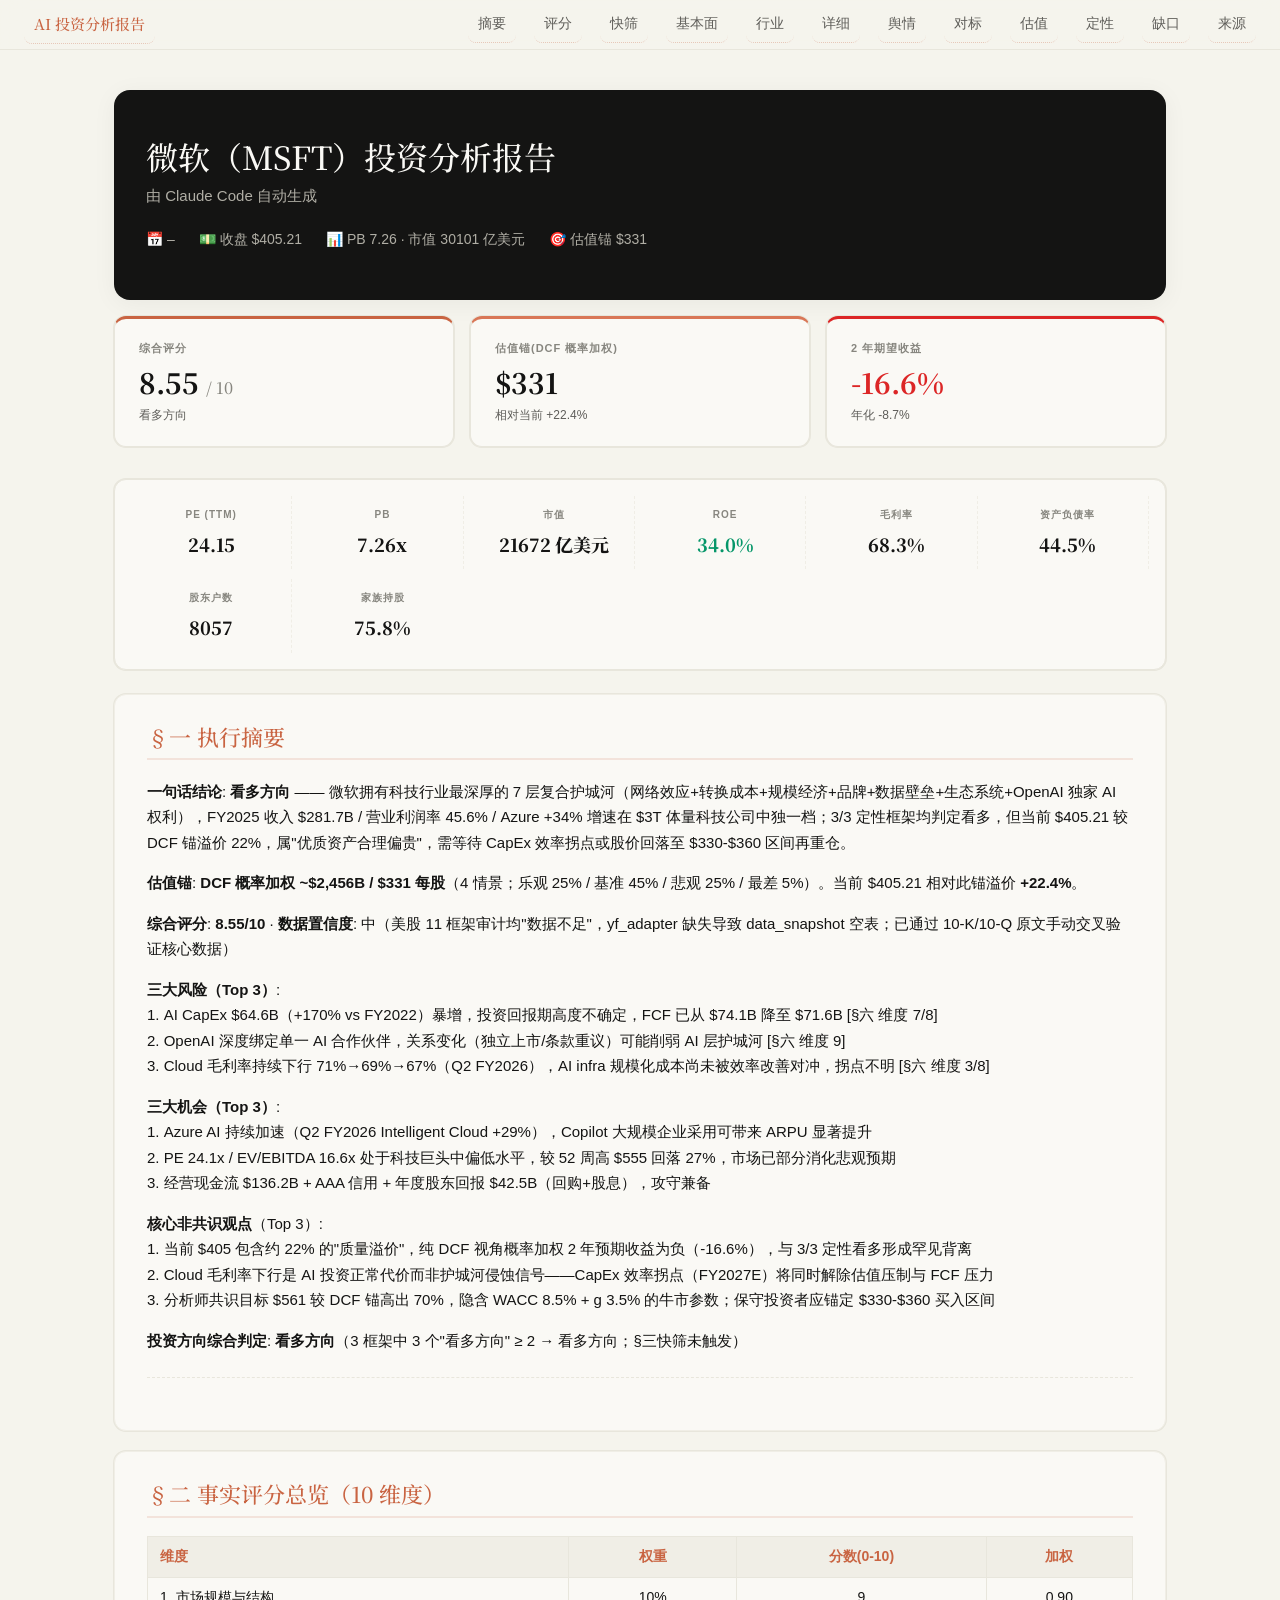
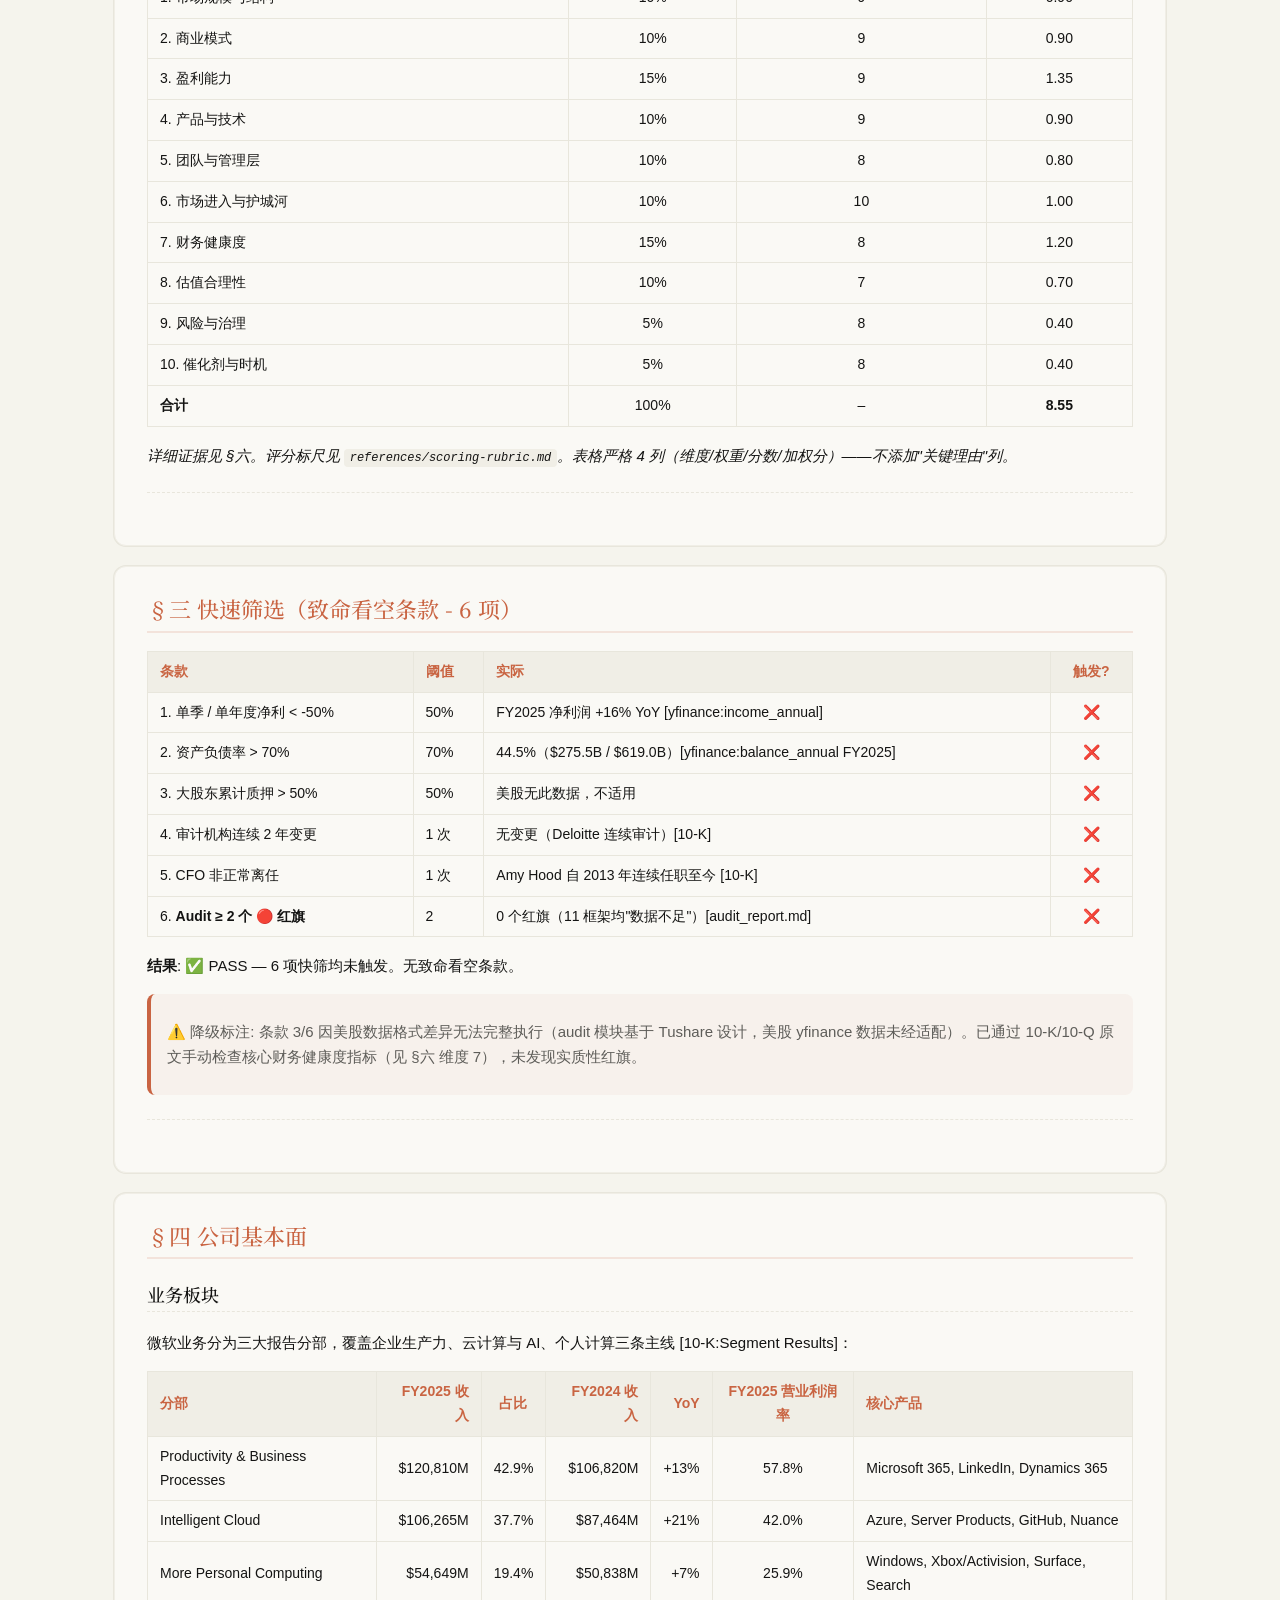
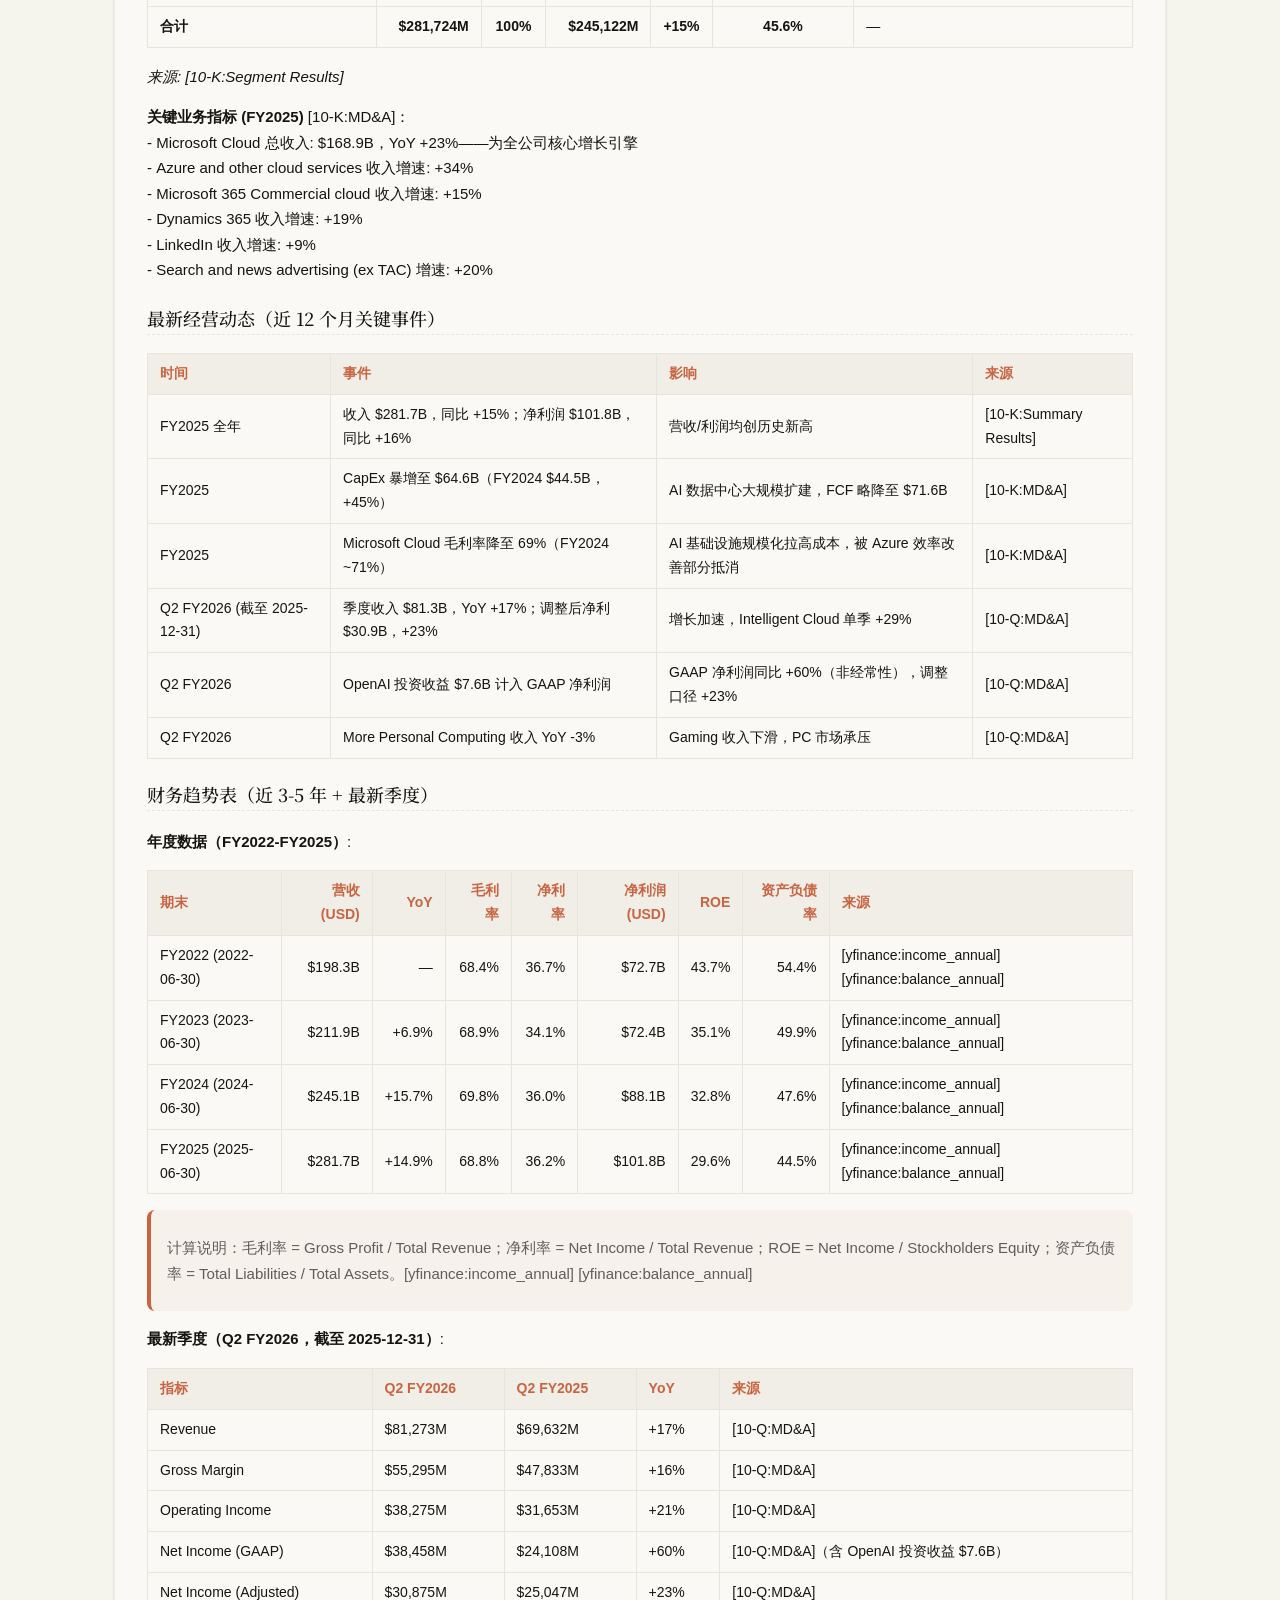
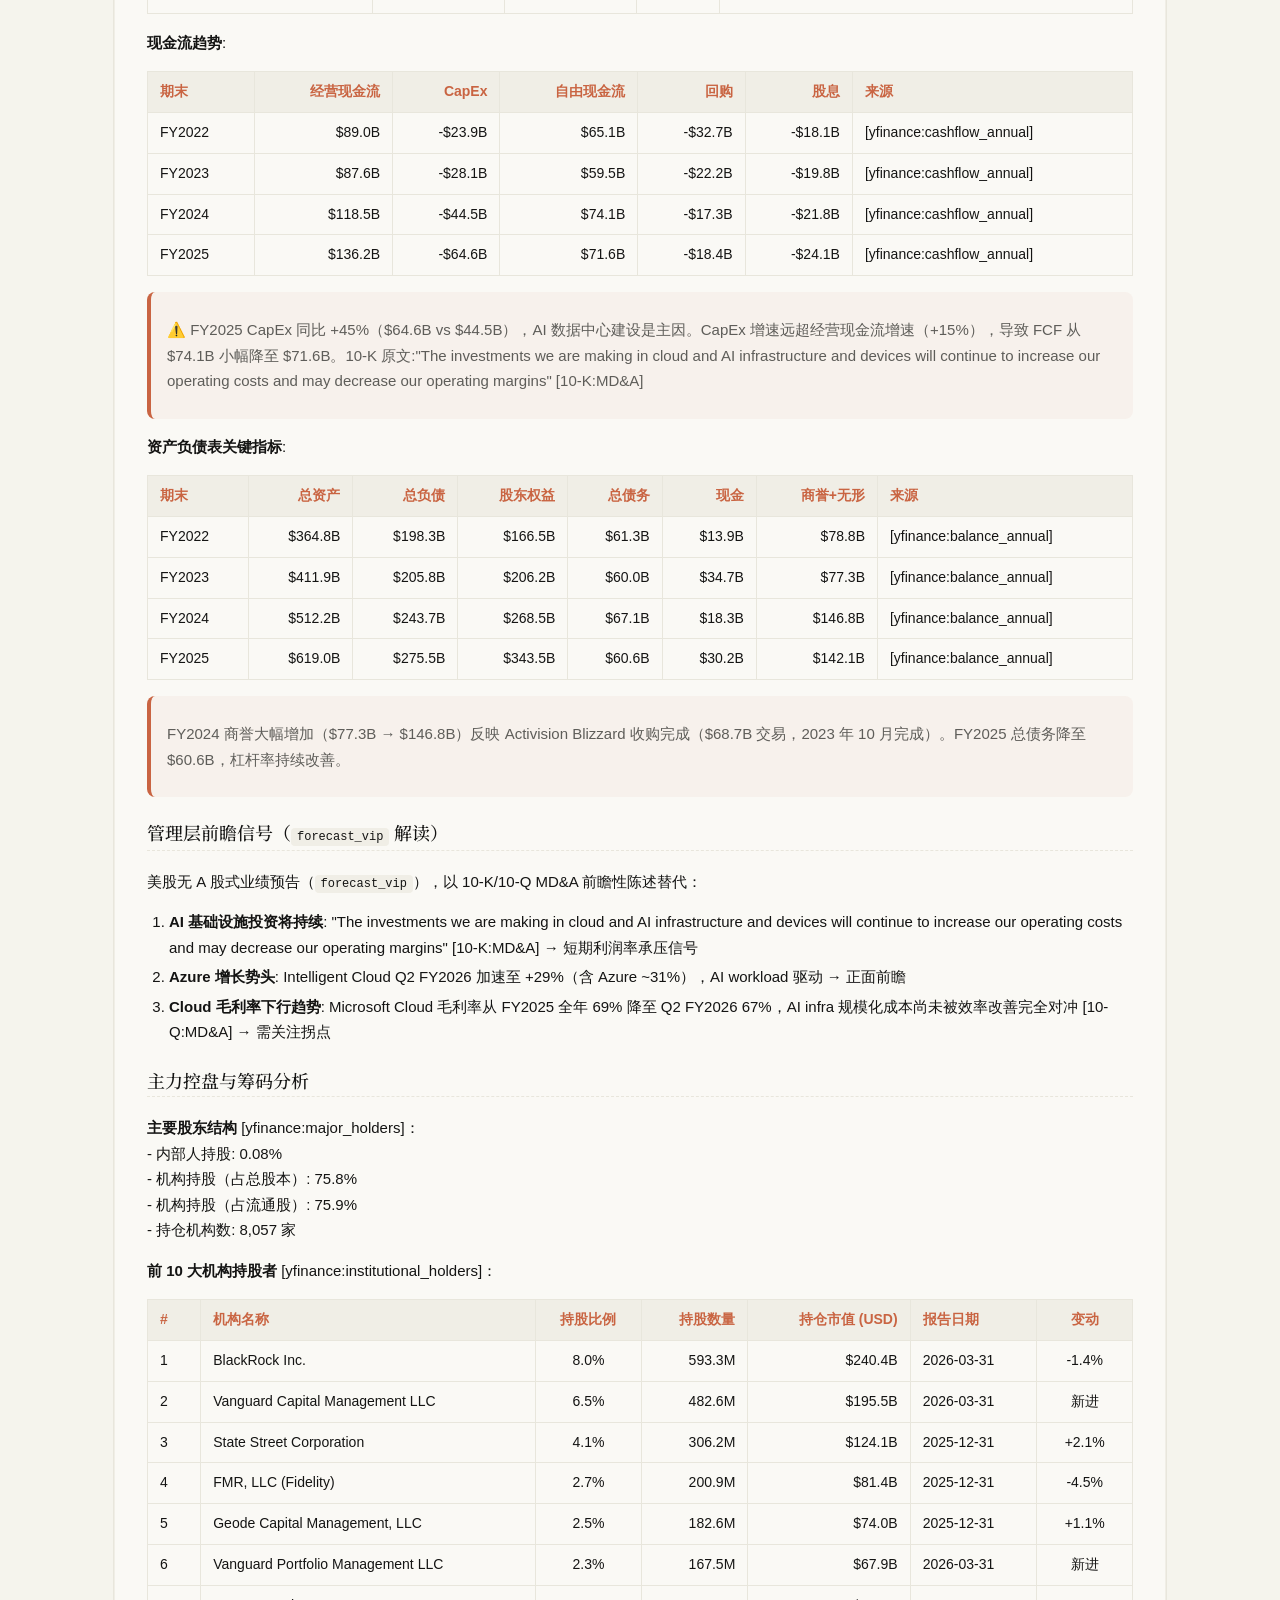
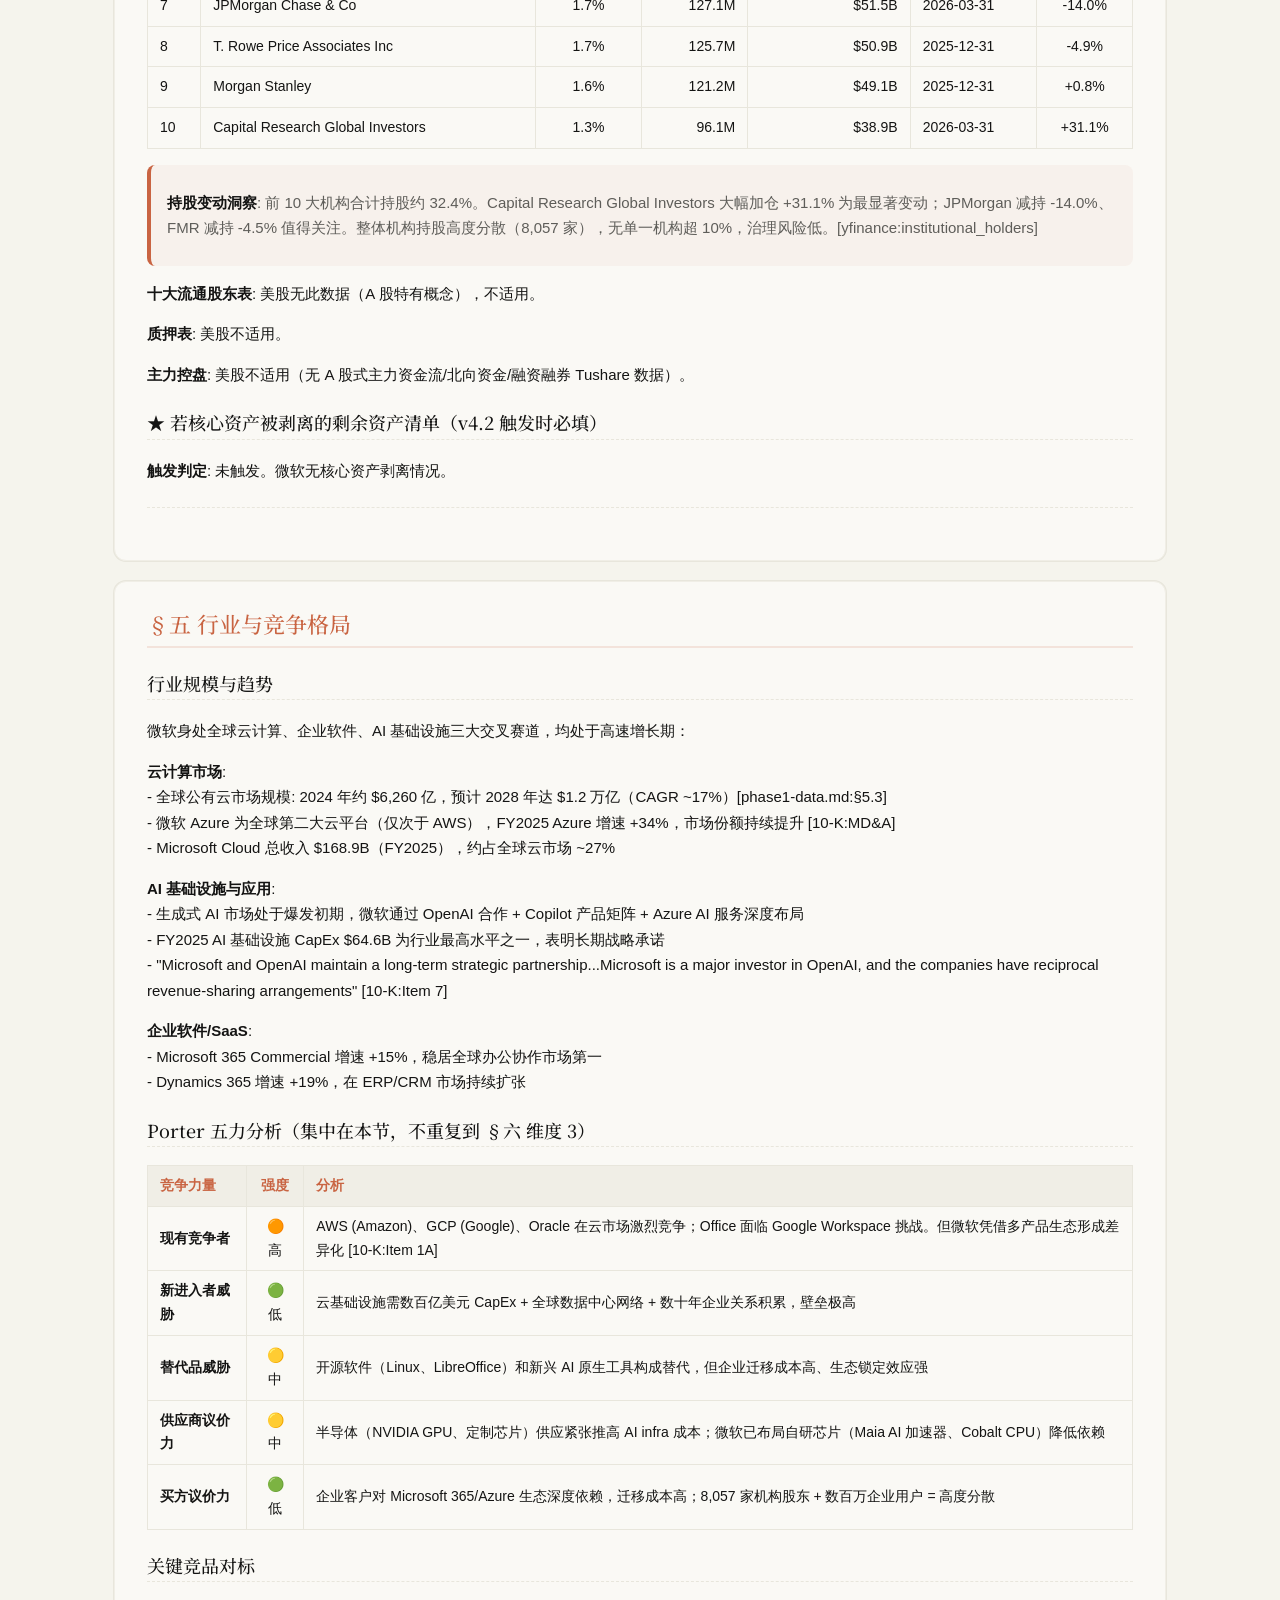
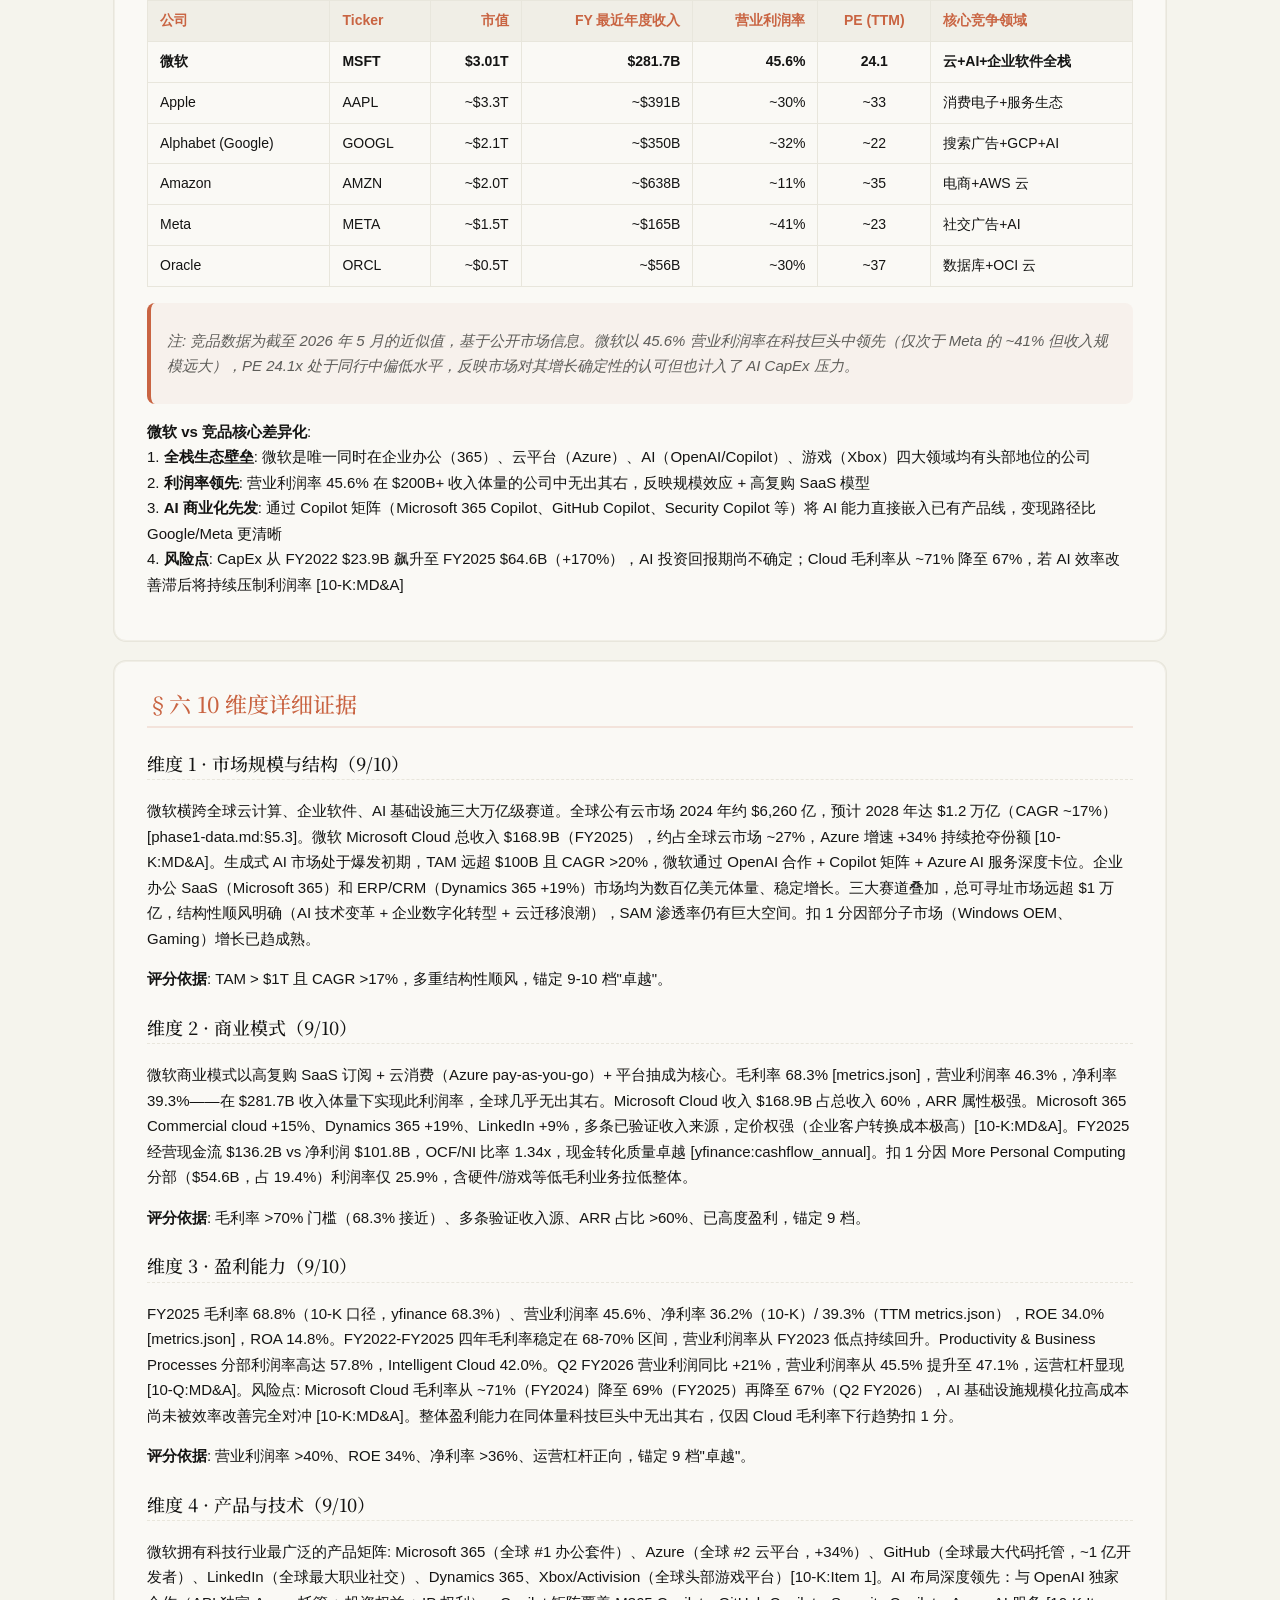
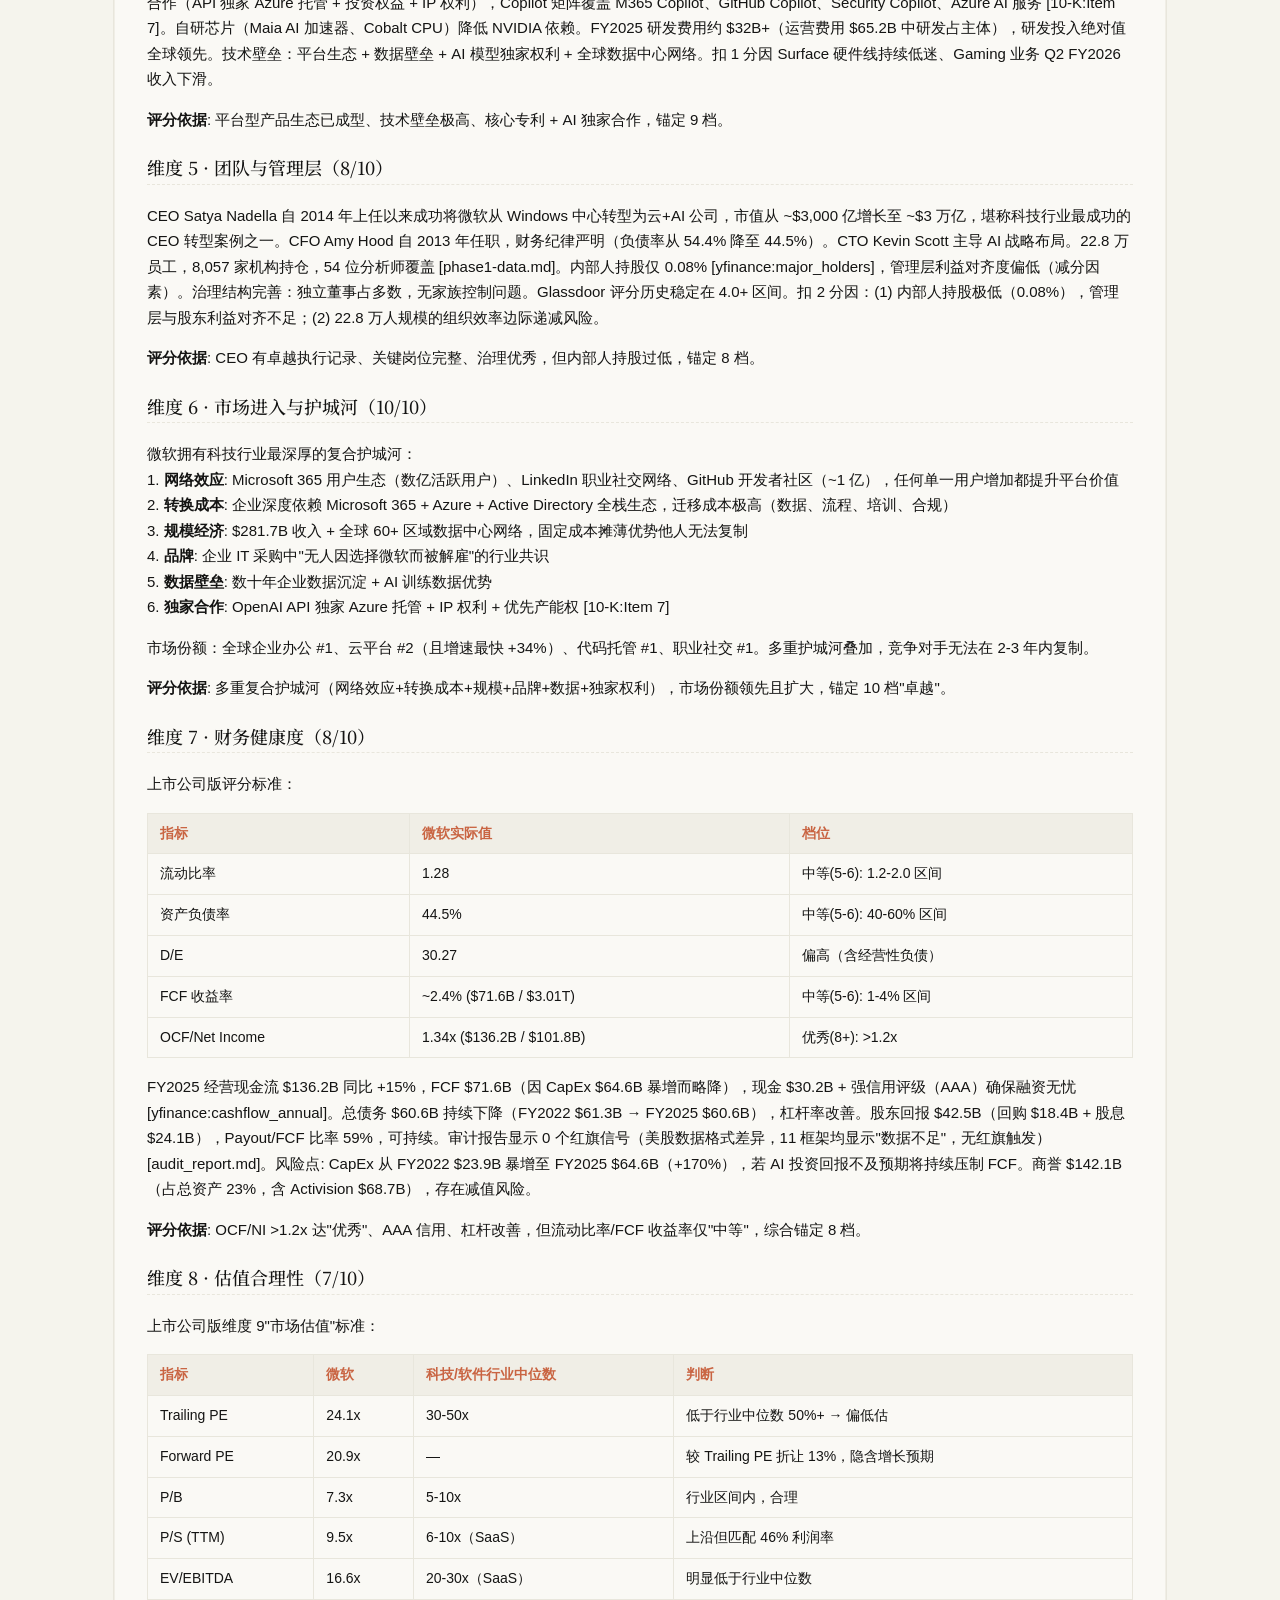
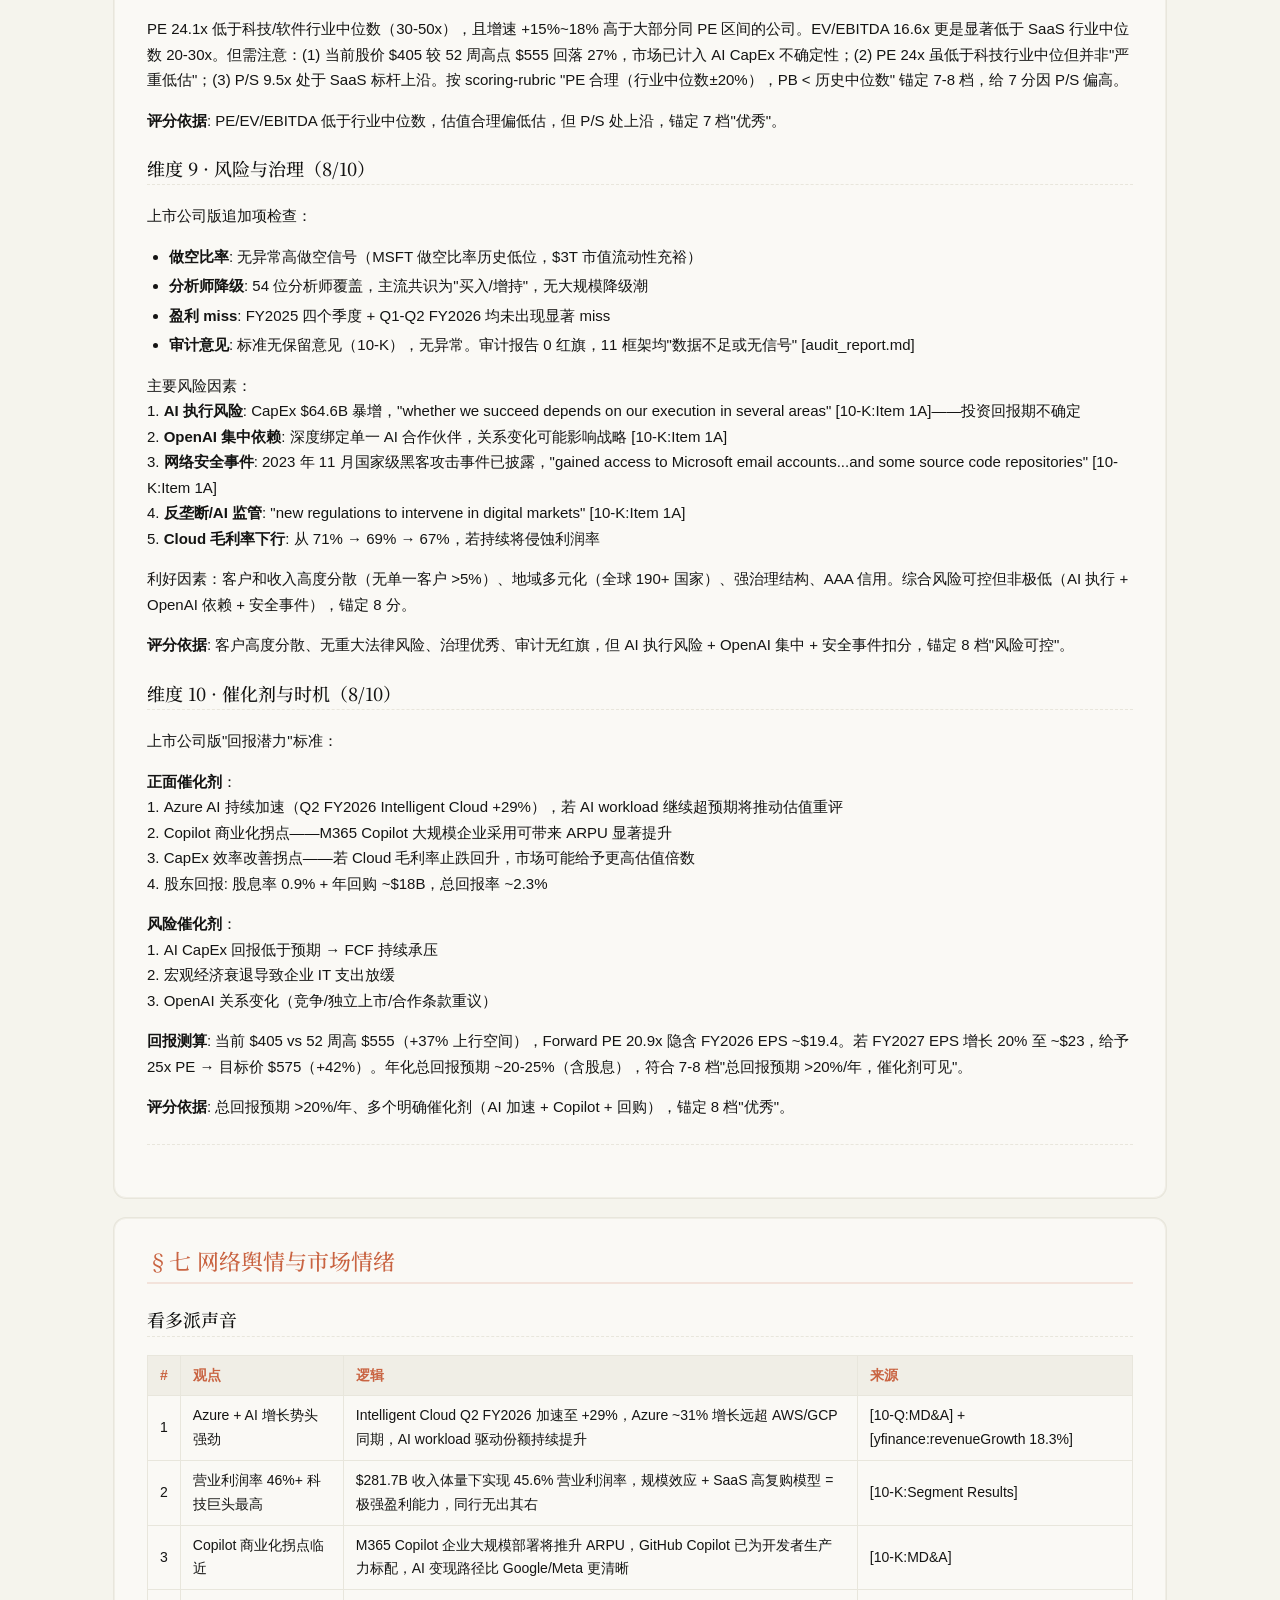
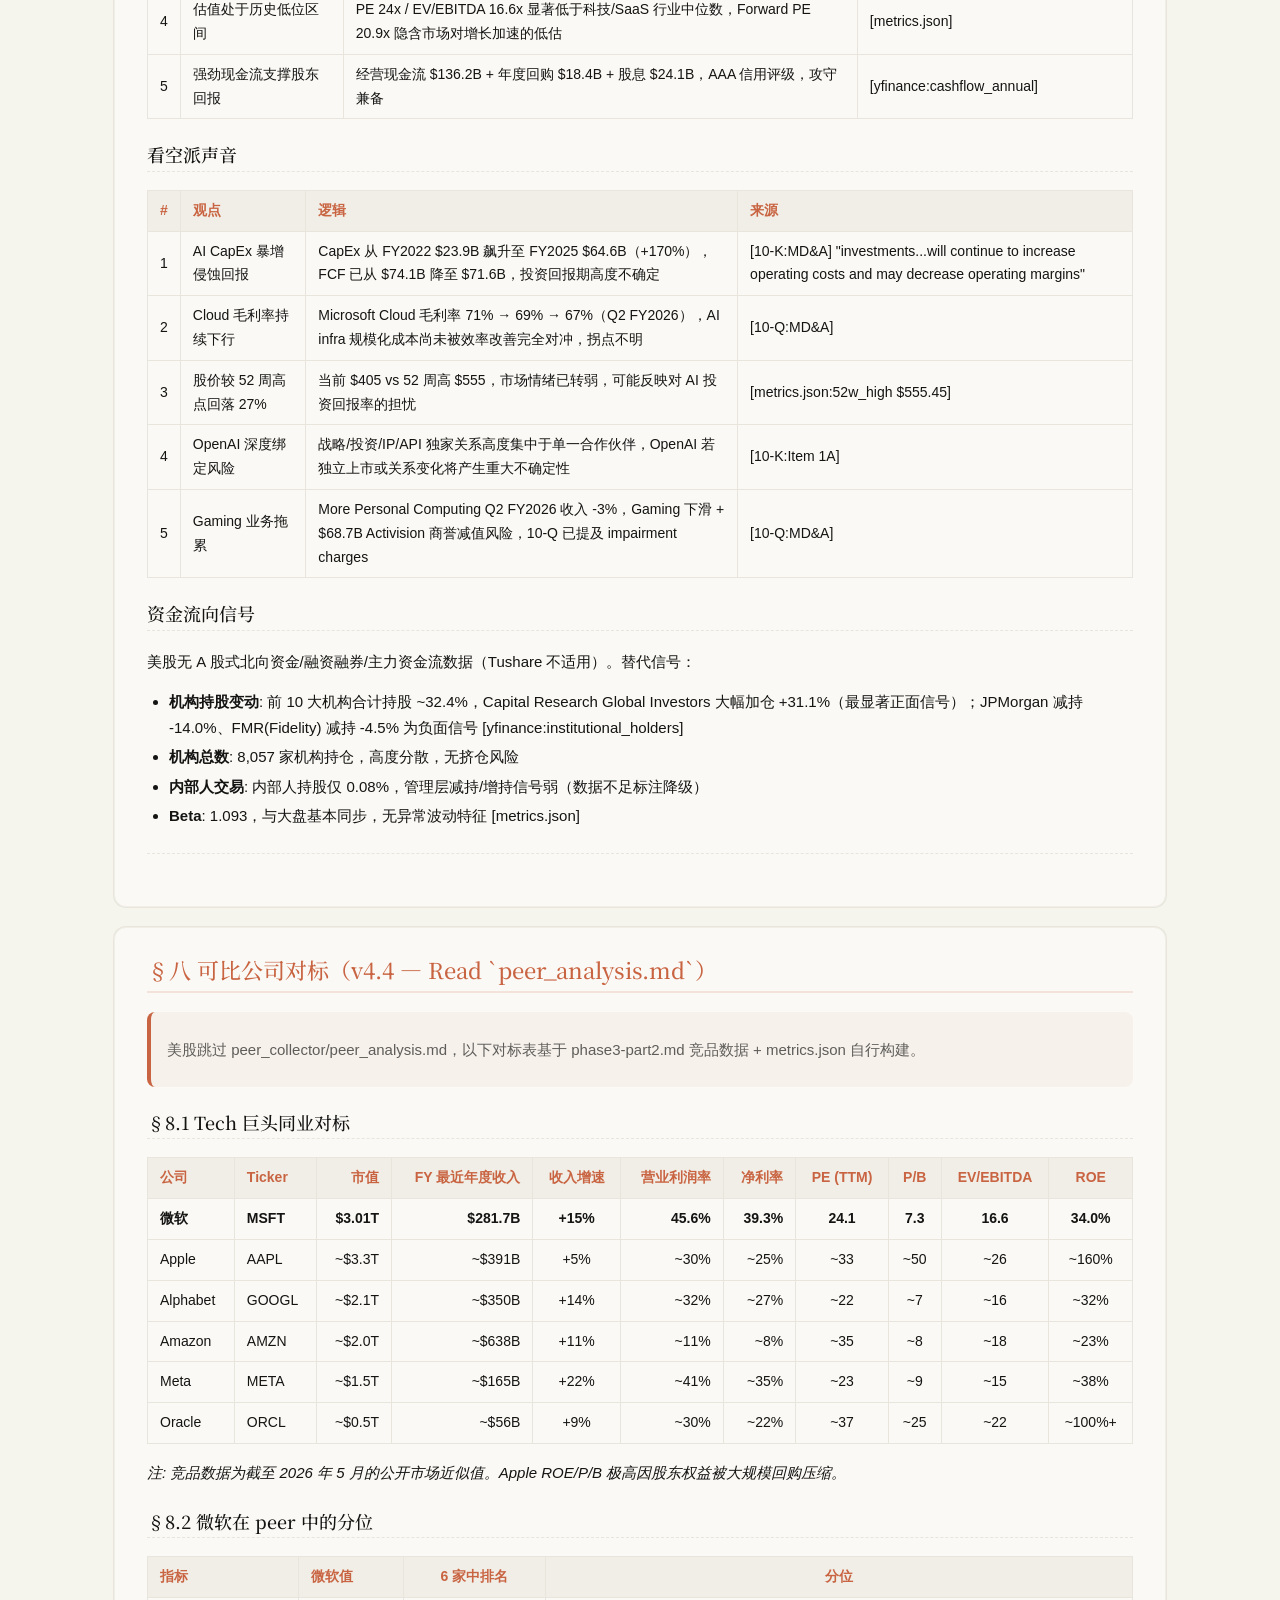
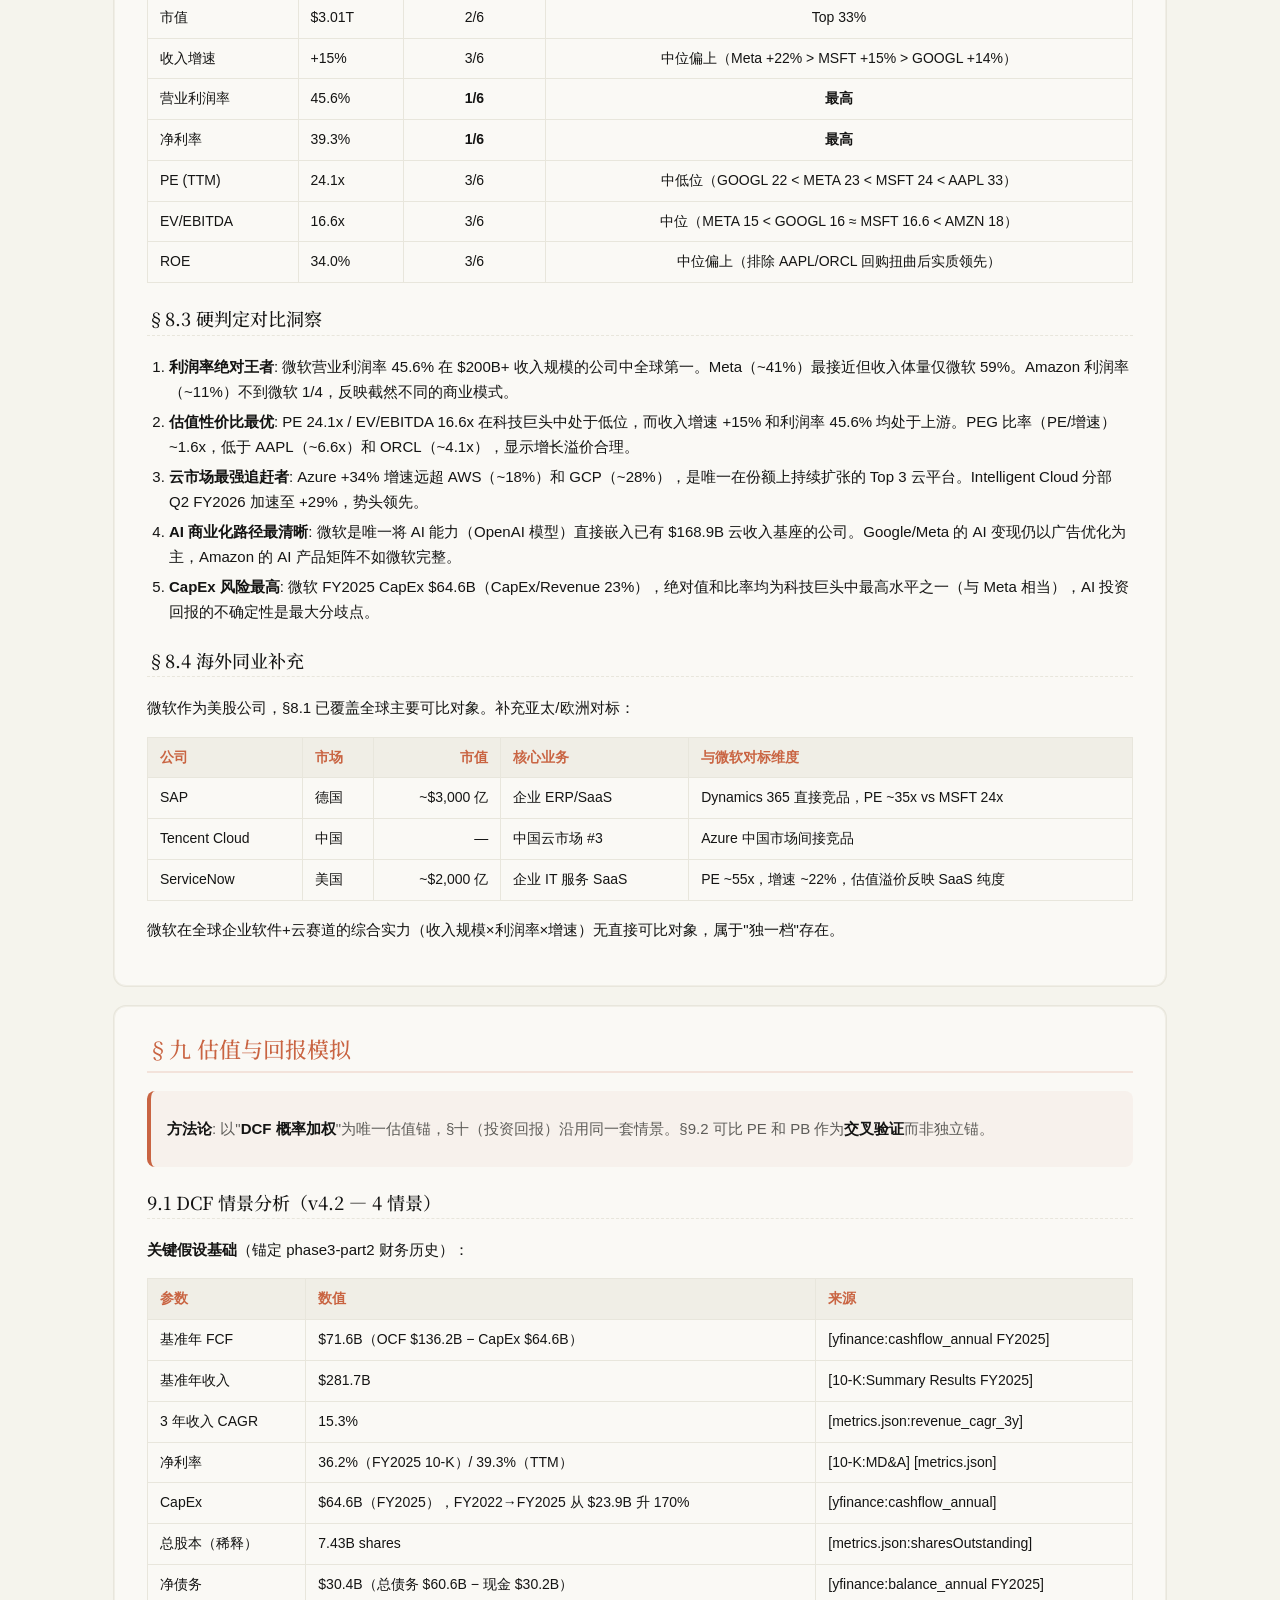
<file: reports/MSFT_微软/分析报告_dashboard.html>
<!DOCTYPE html>
<html lang="zh-CN">
<head>
<meta charset="UTF-8">
<meta name="viewport" content="width=device-width, initial-scale=1">
<title>微软（MSFT）投资分析报告 — –</title>
<link rel="preconnect" href="https://fonts.googleapis.com">
<link href="https://fonts.googleapis.com/css2?family=Noto+Serif+SC:wght@400;500;700&display=swap" rel="stylesheet">
<style>
/* ============================================================
   Claude Code Company Analysis · Report Styles v5.0
   单一 CSS 真相源 — 由 assets/html/base.html 加载并内联
   禁止在 Phase 6 Part B 中自创颜色值或变量名
   v5.0: Claude Design Language — 温暖羊皮纸 + 赤陶色主调 + 衬线标题
         Bloomberg 风险色保留(红/琥珀/黄/绿)
   ============================================================ */

:root {
  /* 主色 — Claude Terracotta */
  --c-primary: #c96442;
  --c-primary-light: #f0eee6;
  --c-primary-dark: #a14e2f;
  --c-accent: #d97757;

  /* Bloomberg 风格风险等级(高对比) — 保留不变 */
  --c-risk-red:    #dc2626;
  --c-risk-red-bg: #fef2f2;
  --c-risk-amber:  #e8a33a;
  --c-risk-amber-bg: #fff7ed;
  --c-risk-yellow: #fbbf24;
  --c-risk-yellow-bg: #fffbeb;
  --c-risk-green:  #059669;
  --c-risk-green-bg: #ecfdf5;

  /* 语义色 (保留 v4.3 alias) */
  --c-green: var(--c-risk-green);
  --c-green-bg: var(--c-risk-green-bg);
  --c-yellow: #d97706;
  --c-yellow-bg: #fffbeb;
  --c-red: var(--c-risk-red);
  --c-red-bg: var(--c-risk-red-bg);

  /* Claude 暖灰度系 */
  --c-gray-50:  #faf9f5;  /* Ivory */
  --c-gray-100: #f0eee6;  /* Border Cream */
  --c-gray-200: #e8e6dc;  /* Border Warm */
  --c-gray-500: #87867f;  /* Stone Gray */
  --c-gray-700: #5e5d59;  /* Olive Gray */
  --c-gray-900: #141413;  /* Near Black */

  /* Claude 表面色 */
  --c-parchment: #f5f4ed;
  --c-ivory: #faf9f5;
  --c-warm-sand: #e8e6dc;
  --c-dark-surface: #30302e;
  --c-warm-silver: #b0aea5;
  --c-dark-warm: #3d3d3a;

  /* Morningstar 卡片化 — 迁移到暖色 */
  --c-card-border:  #e8e6dc;
  --c-card-header:  #faf9f5;
  --c-card-hover:   rgba(201,100,66,0.04);

  /* 形状 — Claude ring shadow 系统 */
  --radius: 12px;
  --shadow: 0px 0px 0px 1px #e8e6dc;
  --shadow-md: 0px 0px 0px 1px #d1cfc5;
  --shadow-lg: rgba(0,0,0,0.05) 0px 4px 24px;

  /* Variant Perception 紫 — 保留 */
  --c-variant: #7a4dab;
  --c-variant-bg: #f3eeff;

  /* v4.6 sidebar 布局(弃用但保持兼容) */
  --sidebar-width: 260px;
  --sidebar-gap: 24px;
}

* { box-sizing: border-box; }

body {
  font-family: -apple-system, BlinkMacSystemFont, "Segoe UI", Roboto,
               "PingFang SC", "Noto Sans SC", "Microsoft YaHei", sans-serif;
  background: var(--c-parchment);
  color: var(--c-gray-900);
  margin: 0;
  padding: 0;
  line-height: 1.7;
  font-size: 15px;
}

/* Claude 衬线标题族 */
h1, h2, h3 {
  font-family: Georgia, "Noto Serif SC", "Songti SC", serif;
  font-weight: 500;
}

.container {
  max-width: 1100px;
  margin: 0 auto;
  padding: 40px 24px 80px;
}

/* ---------- 3.1 Sticky 顶部导航栏 ---------- */
.top-nav {
  position: sticky;
  top: 0;
  z-index: 200;
  display: flex;
  align-items: center;
  gap: 18px;
  height: 50px;
  padding: 0 24px;
  backdrop-filter: blur(12px);
  -webkit-backdrop-filter: blur(12px);
  background: rgba(245,244,237,0.85);
  border-bottom: 1px solid var(--c-gray-200);
  font-size: 14px;
}
.top-nav .nav-brand {
  font-family: Georgia, "Noto Serif SC", serif;
  font-weight: 500;
  color: var(--c-primary);
  text-decoration: none;
  margin-right: auto;
  font-size: 15px;
}
.top-nav a {
  color: var(--c-gray-700);
  text-decoration: none;
  padding: 6px 10px;
  border-radius: 8px;
  transition: background .15s, color .15s;
}
.top-nav a:hover {
  background: rgba(201,100,66,0.08);
  color: var(--c-primary);
}

/* ---------- Header Hero ---------- */
header.hero {
  background: var(--c-gray-900);
  color: var(--c-ivory);
  padding: 48px 32px;
  border-radius: 16px;
  margin-bottom: 32px;
  box-shadow: var(--shadow-lg);
}
header.hero h1 {
  font-size: 32px;
  margin: 0 0 8px;
  font-weight: 500;
  line-height: 1.15;
  color: var(--c-ivory);
}
header.hero .subtitle {
  color: var(--c-warm-silver);
  font-size: 15px;
}
header.hero .meta {
  display: flex; flex-wrap: wrap; gap: 24px;
  margin-top: 20px; font-size: 14px;
  color: var(--c-warm-silver);
}

/* ---------- Section (每个 §一到§十五 一个) ---------- */
.section {
  background: var(--c-ivory);
  padding: 28px 32px;
  margin: 20px 0;
  border-radius: var(--radius);
  border: 1px solid var(--c-gray-100);
  box-shadow: var(--shadow);
}
.section h2 {
  font-family: Georgia, "Noto Serif SC", "Songti SC", serif;
  color: var(--c-primary);
  border-bottom: 2px solid rgba(201,100,66,0.15);
  padding-bottom: 8px;
  margin-top: 0;
  font-size: 22px;
  font-weight: 500;
  line-height: 1.25;
}
.section h3 {
  font-family: Georgia, "Noto Serif SC", "Songti SC", serif;
  color: var(--c-gray-900);
  font-size: 18px;
  font-weight: 500;
  margin-top: 24px;
  border-bottom: 1px dashed var(--c-gray-200);
  padding-bottom: 4px;
  line-height: 1.3;
}
.section h4 { color: var(--c-gray-900); font-size: 16px; margin-top: 18px; }

/* Variant Perception 章节专用紫色强调 */
.section.variant-perception {
  border-left: 4px solid var(--c-variant);
  background: linear-gradient(to right, var(--c-variant-bg) 0%, var(--c-ivory) 3%);
}
.section.variant-perception h2 {
  color: var(--c-variant);
  border-bottom-color: var(--c-variant-bg);
}

/* ---------- 3.2 评分环形图 (SVG) ---------- */
.score-ring {
  display: inline-block;
  position: relative;
}
.score-ring svg { display: block; }
.score-ring .score-text {
  position: absolute;
  inset: 0;
  display: flex;
  flex-direction: column;
  align-items: center;
  justify-content: center;
}
.score-ring .score-text .num {
  font-size: 32px;
  font-weight: 700;
  color: var(--c-primary);
  font-family: Georgia, "Noto Serif SC", serif;
}
.score-ring .score-text .label {
  font-size: 11px;
  color: var(--c-gray-500);
}

/* ---------- 3.3 维度评分条形图 ---------- */
.dimension-bar {
  display: grid;
  grid-template-columns: 1fr 48px 3fr 56px;
  align-items: center;
  gap: 12px;
  margin: 10px 0;
  font-size: 14px;
}
.dimension-bar .dim-name { color: var(--c-gray-700); }
.dimension-bar .dim-score {
  font-weight: 600;
  text-align: right;
  color: var(--c-primary);
  font-family: Georgia, "Noto Serif SC", serif;
}
.dimension-bar .dim-progress {
  height: 10px;
  background: var(--c-gray-100);
  border-radius: 5px;
  overflow: hidden;
}
.dimension-bar .dim-progress .fill { height: 100%; border-radius: 5px; }
.dimension-bar .dim-progress .fill.tier1 { background: linear-gradient(90deg, var(--c-primary), var(--c-primary-dark)); }
.dimension-bar .dim-progress .fill.tier2 { background: linear-gradient(90deg, #8b5cf6, #6d28d9); }
.dimension-bar .dim-progress .fill.tier3 { background: linear-gradient(90deg, var(--c-accent), var(--c-primary)); }
.dimension-bar .dim-weight { text-align: right; color: var(--c-gray-500); font-size: 12px; }

/* ---------- 3.4 三色情景卡片 ---------- */
.scenario-grid {
  display: grid;
  grid-template-columns: repeat(auto-fit, minmax(200px, 1fr));
  gap: 12px;
  margin: 16px 0;
}
.scenario {
  padding: 16px;
  border-radius: var(--radius);
  border-left: 4px solid;
}
.scenario .label { font-size: 12px; color: var(--c-gray-500); text-transform: uppercase; letter-spacing: 1px; }
.scenario .big-num {
  font-size: 28px;
  font-weight: 700;
  margin: 4px 0 8px;
  font-family: Georgia, "Noto Serif SC", serif;
}
.scenario .detail { font-size: 13px; color: var(--c-gray-700); }
.scenario.bull { background: var(--c-green-bg); border-left-color: var(--c-green); }
.scenario.bull .big-num { color: var(--c-green); }
.scenario.base { background: var(--c-yellow-bg); border-left-color: var(--c-yellow); }
.scenario.base .big-num { color: var(--c-yellow); }
.scenario.bear { background: var(--c-red-bg); border-left-color: var(--c-red); }
.scenario.bear .big-num { color: var(--c-red); }
.scenario.tail { background: var(--c-dark-surface); border-left-color: var(--c-gray-900); color: var(--c-ivory); }
.scenario.tail .big-num { color: var(--c-ivory); }
.scenario.tail .detail { color: var(--c-warm-silver); }

/* ---------- 3.5 期望回报高亮条 ---------- */
.expected-return {
  background: linear-gradient(135deg, var(--c-gray-900), var(--c-primary-dark));
  color: var(--c-ivory);
  padding: 20px 28px;
  border-radius: 16px;
  margin: 20px 0;
  display: flex;
  align-items: center;
  justify-content: space-between;
  box-shadow: var(--shadow-lg);
}
.expected-return .label { font-size: 12px; color: var(--c-warm-silver); text-transform: uppercase; letter-spacing: 1px; }
.expected-return .value {
  font-size: 36px;
  font-weight: 700;
  font-family: Georgia, "Noto Serif SC", serif;
}

/* ---------- 3.6 团队名片网格 ---------- */
.team-grid {
  display: grid;
  grid-template-columns: repeat(auto-fit, minmax(200px, 1fr));
  gap: 12px;
  margin: 16px 0;
}
.team-card {
  padding: 16px;
  border: 1px solid var(--c-gray-200);
  border-radius: var(--radius);
  text-align: center;
  background: var(--c-ivory);
}
.team-card .avatar {
  width: 48px; height: 48px; border-radius: 50%;
  background: rgba(201,100,66,0.1); color: var(--c-primary);
  display: flex; align-items: center; justify-content: center;
  font-weight: 700; margin: 0 auto 8px; font-size: 18px;
  font-family: Georgia, "Noto Serif SC", serif;
}
.team-card .name { font-weight: 600; }
.team-card .role { color: var(--c-gray-500); font-size: 13px; margin-top: 4px; }

/* ---------- 3.7 风险矩阵 ---------- */
.risk-item {
  display: grid;
  grid-template-columns: 20px 1fr auto;
  gap: 12px;
  align-items: start;
  padding: 12px;
  border-left: 4px solid;
  background: var(--c-gray-50);
  border-radius: 8px;
  margin: 8px 0;
}
.risk-item.high   { border-left-color: var(--c-red);    background: var(--c-red-bg); }
.risk-item.medium { border-left-color: var(--c-yellow); background: var(--c-yellow-bg); }
.risk-item.low    { border-left-color: var(--c-green);  background: var(--c-green-bg); }
.risk-item .dot {
  width: 12px; height: 12px; border-radius: 50%; margin-top: 4px;
}
.risk-item.high   .dot { background: var(--c-red); }
.risk-item.medium .dot { background: var(--c-yellow); }
.risk-item.low    .dot { background: var(--c-green); }

/* ---------- 3.8 融资时间轴 ---------- */
.timeline {
  display: flex;
  align-items: center;
  gap: 0;
  margin: 24px 0;
  overflow-x: auto;
  padding: 8px 0;
}
.timeline .tl-node {
  flex: 0 0 auto;
  text-align: center;
  padding: 0 14px;
  position: relative;
}
.timeline .tl-node::before {
  content: '';
  width: 14px; height: 14px; border-radius: 50%;
  background: var(--c-gray-200); display: block; margin: 0 auto 8px;
}
.timeline .tl-node.current::before {
  background: var(--c-primary);
  box-shadow: 0 0 0 4px rgba(201,100,66,0.15);
}
.timeline .tl-node .year { font-size: 12px; color: var(--c-gray-500); }
.timeline .tl-node .round { font-weight: 600; font-size: 13px; }
.timeline .tl-node .amount { font-size: 11px; color: var(--c-gray-700); }

/* ---------- 3.9 情绪量表 ---------- */
.sentiment-bar {
  position: relative;
  height: 12px;
  border-radius: 6px;
  background: linear-gradient(to right, var(--c-red) 0%, var(--c-yellow) 50%, var(--c-green) 100%);
  margin: 20px 0 32px;
}
.sentiment-bar .pointer {
  position: absolute;
  top: -8px;
  width: 4px; height: 28px;
  background: var(--c-gray-900);
  border-radius: 2px;
  transform: translateX(-50%);
}
.sentiment-bar .pointer::after {
  content: attr(data-label);
  position: absolute;
  top: 32px; left: 50%; transform: translateX(-50%);
  white-space: nowrap;
  font-size: 11px;
  background: var(--c-gray-900);
  color: var(--c-ivory);
  padding: 2px 8px;
  border-radius: 6px;
}

/* ---------- v2 组件 · 估值区间可视化 ---------- */
.valuation-range {
  position: relative;
  height: 28px;
  background: var(--c-gray-100);
  border-radius: 6px;
  margin: 10px 0;
}
.valuation-range .range {
  position: absolute;
  top: 4px; bottom: 4px;
  border-radius: 4px;
  opacity: 0.6;
}
.valuation-range .range.dcf { background: var(--c-primary); }
.valuation-range .range.comparable { background: var(--c-green); }
.valuation-range .range.transaction { background: var(--c-yellow); }
.valuation-range .label-row {
  display: grid;
  grid-template-columns: 80px 1fr;
  gap: 8px;
  align-items: center;
  font-size: 12px;
}

/* ---------- v2 组件 · 星级评估 ---------- */
.star-filled { color: var(--c-accent); }
.star-empty  { color: var(--c-gray-200); }

/* ---------- v2 组件 · 信息缺口优先级 badge ---------- */
.badge {
  display: inline-block;
  padding: 2px 10px;
  border-radius: 12px;
  font-size: 12px;
  font-weight: 600;
}
.badge.critical { background: var(--c-red-bg);    color: var(--c-red); }
.badge.important{ background: var(--c-yellow-bg); color: var(--c-yellow); }
.badge.minor    { background: var(--c-green-bg);  color: var(--c-green); }

/* ---------- 通用 Table ---------- */
table {
  width: 100%;
  border-collapse: collapse;
  margin: 16px 0;
  font-size: 14px;
}
th, td {
  border: 1px solid var(--c-gray-200);
  padding: 8px 12px;
  text-align: left;
}
th {
  background: var(--c-gray-100);
  color: var(--c-primary);
  font-weight: 600;
}
tr:nth-child(even) td { background: var(--c-gray-50); }

/* ---------- 通用文本 ---------- */
strong { color: var(--c-gray-900); font-weight: 600; }
code {
  background: var(--c-gray-100);
  padding: 2px 6px;
  border-radius: 4px;
  font-size: 12px;
}
blockquote {
  border-left: 4px solid var(--c-primary);
  padding: 10px 16px;
  color: var(--c-gray-700);
  background: rgba(201,100,66,0.05);
  border-radius: 8px;
  margin: 12px 0;
}
hr { border: none; border-top: 1px dashed var(--c-gray-200); margin: 24px 0; }
ul, ol { padding-left: 22px; }
li { margin: 4px 0; }
a {
  color: var(--c-primary);
  text-decoration: none;
  border-bottom: 1px dotted rgba(201,100,66,0.3);
}
a:hover { color: var(--c-accent); }

footer {
  text-align: center;
  color: var(--c-gray-500);
  padding: 32px 0 16px;
  font-size: 12px;
  border-top: 1px solid var(--c-gray-200);
  margin-top: 48px;
}

/* ---------- 响应式 ---------- */
@media (max-width: 768px) {
  .container { padding: 20px 16px 60px; }
  header.hero { padding: 24px 16px; }
  header.hero h1 { font-size: 24px; }
  .section { padding: 16px; }
  .scenario-grid, .team-grid { grid-template-columns: 1fr; }
  table { font-size: 12px; }
  table th, table td { padding: 6px 8px; }
}

/* ============================================================
   v4.6 新增: 6 个大厂风格组件 (迁移至 Claude 设计语言)
   ============================================================ */

/* ---------- v4.6-1. 前置评级卡 ---------- */
.rating-trio {
  display: grid;
  grid-template-columns: repeat(3, 1fr);
  gap: 16px;
  margin: -16px 0 32px;
}
.rating-card {
  background: var(--c-ivory);
  border: 1px solid var(--c-card-border);
  border-top: 3px solid var(--c-primary);
  border-radius: var(--radius);
  padding: 20px 24px;
  box-shadow: var(--shadow);
  transition: transform .15s, box-shadow .15s;
}
.rating-card:hover {
  transform: translateY(-2px);
  box-shadow: var(--shadow-lg);
}
.rating-card--score  { border-top-color: var(--c-primary); }
.rating-card--anchor { border-top-color: var(--c-accent); }
.rating-card--return { border-top-color: var(--c-risk-green); }
.rating-card--return.negative { border-top-color: var(--c-risk-red); }

.rating-card .label {
  font-size: 11px;
  color: var(--c-gray-500);
  text-transform: uppercase;
  letter-spacing: 1px;
  font-weight: 600;
  margin-bottom: 8px;
}
.rating-card .value {
  font-size: 28px;
  font-weight: 700;
  color: var(--c-gray-900);
  line-height: 1.2;
  margin-bottom: 6px;
  font-family: Georgia, "Noto Serif SC", serif;
}
.rating-card .value .out-of {
  font-size: 16px;
  color: var(--c-gray-500);
  font-weight: 500;
}
.rating-card .value.negative { color: var(--c-risk-red); }
.rating-card .value.positive { color: var(--c-risk-green); }
.rating-card .sub {
  font-size: 12px;
  color: var(--c-gray-700);
}

/* ---------- v4.6-2. 彩条风险卡 (Bloomberg 等级色保留) ---------- */
.risk-card-v2 {
  display: grid;
  grid-template-columns: 4px 1fr auto;
  gap: 14px;
  align-items: center;
  padding: 14px 16px 14px 0;
  margin: 8px 0;
  background: var(--c-ivory);
  border: 1px solid var(--c-card-border);
  border-radius: var(--radius);
  overflow: hidden;
  transition: background .15s;
}
.risk-card-v2:hover { background: var(--c-card-hover); }
.risk-card-v2.risk-critical { border-left-width: 0; background: linear-gradient(to right, var(--c-risk-red-bg) 0%, var(--c-ivory) 6%); }
.risk-card-v2.risk-high     { background: linear-gradient(to right, var(--c-risk-amber-bg) 0%, var(--c-ivory) 6%); }
.risk-card-v2.risk-medium   { background: linear-gradient(to right, var(--c-risk-yellow-bg) 0%, var(--c-ivory) 6%); }
.risk-card-v2.risk-low      { background: linear-gradient(to right, var(--c-risk-green-bg) 0%, var(--c-ivory) 6%); }
.risk-card-v2 .left-bar { align-self: stretch; width: 4px; }
.risk-card-v2.risk-critical .left-bar { background: var(--c-risk-red); }
.risk-card-v2.risk-high     .left-bar { background: var(--c-risk-amber); }
.risk-card-v2.risk-medium   .left-bar { background: var(--c-risk-yellow); }
.risk-card-v2.risk-low      .left-bar { background: var(--c-risk-green); }
.risk-card-v2 .title { font-weight: 600; color: var(--c-gray-900); margin-bottom: 3px; }
.risk-card-v2 .body  { font-size: 13px; color: var(--c-gray-700); line-height: 1.5; }
.risk-card-v2 .sev-badge {
  font-size: 10px; font-weight: 700; padding: 3px 10px;
  border-radius: 12px; white-space: nowrap; letter-spacing: .5px;
}
.risk-card-v2.risk-critical .sev-badge { background: var(--c-risk-red);    color: white; }
.risk-card-v2.risk-high     .sev-badge { background: var(--c-risk-amber);  color: white; }
.risk-card-v2.risk-medium   .sev-badge { background: var(--c-risk-yellow); color: var(--c-gray-900); }
.risk-card-v2.risk-low      .sev-badge { background: var(--c-risk-green);  color: white; }

/* ---------- v4.6.2. Preamble 区 ---------- */
.preamble {
  background: var(--c-ivory);
  border-left: 3px solid var(--c-accent);
  border-radius: 8px;
  padding: 14px 20px;
  margin: -8px 0 20px;
  font-size: 13px;
  color: var(--c-gray-700);
  line-height: 1.7;
}
.preamble:empty { display: none; }
.preamble blockquote {
  margin: 0;
  padding: 0;
  border: none;
  background: transparent;
  font-size: 13px;
}
.preamble blockquote p { margin: 6px 0; }
.preamble p { margin: 6px 0; }
.preamble strong { color: var(--c-primary-dark); }
.preamble hr { display: none; }

/* ---------- v4.6.1. 关键指标横排面板 ---------- */
.metric-strip {
  display: grid;
  grid-template-columns: repeat(auto-fit, minmax(140px, 1fr));
  gap: 10px;
  margin: 0 0 24px;
  padding: 16px;
  background: var(--c-ivory);
  border: 1px solid var(--c-card-border);
  border-radius: var(--radius);
  box-shadow: var(--shadow);
}
.metric-strip .metric-chip {
  padding: 10px 14px;
  text-align: center;
  border-right: 1px dashed var(--c-gray-100);
}
.metric-strip .metric-chip:last-child { border-right: none; }
.metric-strip .metric-chip .metric-label {
  font-size: 10px;
  color: var(--c-gray-500);
  text-transform: uppercase;
  letter-spacing: 1px;
  font-weight: 700;
  margin-bottom: 6px;
}
.metric-strip .metric-chip .metric-value {
  font-size: 18px;
  font-weight: 800;
  font-variant-numeric: tabular-nums;
  color: var(--c-gray-900);
  font-family: Georgia, "Noto Serif SC", serif;
}
.metric-strip .metric-chip .metric-value.positive { color: var(--c-risk-green); }
.metric-strip .metric-chip .metric-value.negative { color: var(--c-risk-red); }
.metric-strip .metric-chip .metric-value.risk     { color: var(--c-risk-amber); }
.metric-strip .metric-chip .metric-value.critical { color: var(--c-risk-red); font-weight: 900; }
.metric-strip .metric-chip .metric-value.neutral  { color: var(--c-gray-900); }

/* ---------- v4.6 兼容: .metric-sidebar/metric-row 保留 ---------- */
.metric-sidebar {
  background: var(--c-ivory);
  border: 1px solid var(--c-card-border);
  border-radius: var(--radius);
  padding: 20px 18px;
  box-shadow: var(--shadow);
  margin: 0 0 24px;
}
.metric-sidebar h4 {
  font-size: 11px;
  color: var(--c-gray-500);
  text-transform: uppercase;
  letter-spacing: 1.5px;
  font-weight: 700;
  margin: 0 0 14px;
  padding-bottom: 10px;
  border-bottom: 1px solid var(--c-card-border);
}
.metric-sidebar .metric-row {
  display: flex;
  justify-content: space-between;
  align-items: baseline;
  padding: 10px 0;
  border-bottom: 1px dashed var(--c-gray-100);
  font-size: 13px;
}
.metric-sidebar .metric-row:last-child { border-bottom: none; }
.metric-sidebar .metric-row span { color: var(--c-gray-700); }
.metric-sidebar .metric-row strong { font-weight: 700; color: var(--c-gray-900); font-variant-numeric: tabular-nums; }
.metric-sidebar .metric-row strong.positive { color: var(--c-risk-green); }
.metric-sidebar .metric-row strong.negative { color: var(--c-risk-red); }
.metric-sidebar .metric-row strong.risk     { color: var(--c-risk-amber); font-weight: 800; }
.metric-sidebar .metric-row strong.critical { color: var(--c-risk-red);   font-weight: 800; }

/* ---------- v4.6-4. 对标卡 ---------- */
.comparison-card {
  display: grid;
  grid-template-columns: 1fr 1.3fr 1fr;
  gap: 8px;
  background: var(--c-ivory);
  border: 1px solid var(--c-card-border);
  border-radius: var(--radius);
  padding: 16px;
  margin: 12px 0;
}
.comparison-card .cmp-col {
  text-align: center;
  padding: 8px 10px;
  border-radius: 8px;
}
.comparison-card .cmp-col.center {
  background: rgba(201,100,66,0.06);
  border: 2px solid var(--c-primary);
}
.comparison-card .cmp-label { font-size: 10px; color: var(--c-gray-500); text-transform: uppercase; letter-spacing: 1px; font-weight: 600; margin-bottom: 6px; }
.comparison-card .cmp-value {
  font-size: 20px;
  font-weight: 800;
  color: var(--c-gray-900);
  font-variant-numeric: tabular-nums;
  font-family: Georgia, "Noto Serif SC", serif;
}
.comparison-card .cmp-col.center .cmp-value { font-size: 24px; color: var(--c-primary); }
.comparison-card .cmp-sub { font-size: 11px; color: var(--c-gray-500); margin-top: 4px; }
.comparison-card .cmp-bar {
  height: 6px; background: var(--c-gray-100); border-radius: 3px;
  margin-top: 8px; position: relative; overflow: hidden;
}
.comparison-card .cmp-bar .fill {
  position: absolute; left: 0; top: 0; bottom: 0;
  background: linear-gradient(90deg, var(--c-primary), var(--c-accent));
  border-radius: 3px;
}

/* ---------- v4.6-5. 深度链接 ---------- */
.deep-link {
  display: inline-flex;
  align-items: center;
  gap: 3px;
  padding: 1px 8px 1px 6px;
  font-size: 11px;
  background: rgba(201,100,66,0.08);
  color: var(--c-primary);
  border: 1px solid transparent;
  border-radius: 12px;
  text-decoration: none !important;
  vertical-align: middle;
  font-weight: 600;
  transition: background .15s, border-color .15s;
}
.deep-link::before { content: '→'; opacity: .6; }
.deep-link:hover {
  background: var(--c-primary);
  color: var(--c-ivory);
  border-color: var(--c-primary);
}
/* Target 高亮 */
.section:target {
  animation: target-pulse 1.8s ease-out;
  scroll-margin-top: 70px;
}
@keyframes target-pulse {
  0%   { box-shadow: 0 0 0 4px var(--c-accent); }
  100% { box-shadow: var(--shadow); }
}

/* ---------- v4.6-6. 微型热力图 ---------- */
.heatmap-grid {
  display: grid;
  gap: 2px;
  margin: 10px 0;
  font-size: 10px;
}
.heatmap-grid .hm-cell {
  aspect-ratio: 1 / 1;
  min-height: 28px;
  display: flex;
  align-items: center;
  justify-content: center;
  border-radius: 6px;
  font-family: ui-monospace, monospace;
  font-weight: 600;
  color: var(--c-gray-900);
}
/* 5 档颜色映射 */
.heatmap-grid .hm-cell.hm--2 { background: #fca5a5; color: #7f1d1d; }
.heatmap-grid .hm-cell.hm--1 { background: #fed7aa; color: #7c2d12; }
.heatmap-grid .hm-cell.hm-0  { background: var(--c-gray-100); }
.heatmap-grid .hm-cell.hm-1  { background: #bbf7d0; color: #14532d; }
.heatmap-grid .hm-cell.hm-2  { background: #4ade80; color: white; }
.heatmap-grid .hm-cell:hover { transform: scale(1.1); }

.heatmap-grid .hm-row-label {
  font-size: 10px;
  color: var(--c-gray-500);
  text-align: right;
  padding-right: 8px;
  align-self: center;
}

/* ---------- 响应式 ---------- */
@media (max-width: 768px) {
  .container { padding: 20px 16px 60px; }
  header.hero { padding: 24px 16px; }
  header.hero h1 { font-size: 24px; }
  .section { padding: 16px; }
  .scenario-grid, .team-grid, .rating-trio { grid-template-columns: 1fr; }
  .comparison-card { grid-template-columns: 1fr; }
  .metric-strip { grid-template-columns: repeat(2, 1fr); }
  .metric-strip .metric-chip { border-right: none; border-bottom: 1px dashed var(--c-gray-100); }
  table { font-size: 12px; }
  table th, table td { padding: 6px 8px; }
}

/* ---------- 打印 ---------- */
@media print {
  body { background: white; }
  .top-nav { display: none; }
  .section { box-shadow: none; border: 1px solid #ccc; break-inside: avoid; }
  header.hero { break-inside: avoid; }
  .metric-strip { break-inside: avoid; }
  .deep-link { color: var(--c-gray-900); background: transparent; border-color: var(--c-gray-500); }
  .deep-link::before { content: ''; }
  .deep-link::after { content: ' (见对应章节)'; font-size: 10px; color: var(--c-gray-500); }
}

</style>
</head>
<body>

<!-- ============================================================
     Sticky 顶部导航栏 — 13 章节锚点
     ============================================================ -->
<nav class="top-nav">
  <a href="../../index.html" class="nav-brand">AI 投资分析报告</a>
  <a href="#exec-summary">摘要</a>
  <a href="#scoring">评分</a>
  <a href="#screening">快筛</a>
  <a href="#fundamentals">基本面</a>
  <a href="#industry">行业</a>
  <a href="#detail">详细</a>
  <a href="#sentiment">舆情</a>
  <a href="#peers">对标</a>
  <a href="#valuation">估值</a>
  <a href="#qualitative">定性</a>
  <a href="#gaps">缺口</a>
  <a href="#sources">来源</a>
</nav>

<div class="container">

<!-- ============================================================
     Header Hero
     ============================================================ -->
<header class="hero">
  <h1>微软（MSFT）投资分析报告</h1>
  <div class="subtitle">由 Claude Code 自动生成</div>
  <div class="meta">
    <span>📅 –</span>
    <span>💵 收盘 $405.21</span>
    <span>📊 PB 7.26 · 市值 30101 亿美元</span>
    <span>🎯 估值锚 $331</span>
  </div>
</header>

<!-- ============================================================
     v4.6.2 新增: Preamble 区 — 主报告第一个 ## 之前的 blockquote / 段落
     (版本切换说明 / 数据截止注意 / meta 行的详细补充等),否则会丢失
     ============================================================ -->
<div class="preamble"></div>

<!-- ============================================================
     v4.6 新增: 前置评级三件套(Goldman 风格, hero 下方醒目位置)
     ============================================================ -->
<div class="rating-trio">

  <div class="rating-card rating-card--score">
    <div class="label">综合评分</div>
    <div class="value">8.55 <span class="out-of">/ 10</span></div>
    <div class="sub">看多方向</div>
  </div>
  <div class="rating-card rating-card--anchor">
    <div class="label">估值锚(DCF 概率加权)</div>
    <div class="value">$331</div>
    <div class="sub">相对当前 +22.4%</div>
  </div>
  <div class="rating-card rating-card--return negative">
    <div class="label">2 年期望收益</div>
    <div class="value negative">-16.6%</div>
    <div class="sub">年化 -8.7%</div>
  </div>
</div>

<!-- ============================================================
     v4.6.1 关键指标横排面板(替代 v4.6 的粘性侧边栏,更简洁)
     ============================================================ -->
<div class="metric-strip">

  <div class="metric-chip">
    <div class="metric-label">PE (TTM)</div>
    <div class="metric-value neutral">24.15</div>
  </div>
  <div class="metric-chip">
    <div class="metric-label">PB</div>
    <div class="metric-value neutral">7.26x</div>
  </div>
  <div class="metric-chip">
    <div class="metric-label">市值</div>
    <div class="metric-value neutral">21672 亿美元</div>
  </div>
  <div class="metric-chip">
    <div class="metric-label">ROE</div>
    <div class="metric-value positive">34.0%</div>
  </div>
  <div class="metric-chip">
    <div class="metric-label">毛利率</div>
    <div class="metric-value neutral">68.3%</div>
  </div>
  <div class="metric-chip">
    <div class="metric-label">资产负债率</div>
    <div class="metric-value neutral">44.5%</div>
  </div>
  <div class="metric-chip">
    <div class="metric-label">股东户数</div>
    <div class="metric-value neutral">8057</div>
  </div>
  <div class="metric-chip">
    <div class="metric-label">家族持股</div>
    <div class="metric-value neutral">75.8%</div>
  </div>
</div>

<!-- ============================================================
     §一 执行摘要
     ============================================================ -->
<div class="section" id="exec-summary">
<h2>§一 执行摘要</h2>
<p><strong>一句话结论</strong>: <strong>看多方向</strong> —— 微软拥有科技行业最深厚的 7 层复合护城河（网络效应+转换成本+规模经济+品牌+数据壁垒+生态系统+OpenAI 独家 AI 权利），FY2025 收入 $281.7B / 营业利润率 45.6% / Azure +34% 增速在 $3T 体量科技公司中独一档；3/3 定性框架均判定看多，但当前 $405.21 较 DCF 锚溢价 22%，属"优质资产合理偏贵"，需等待 CapEx 效率拐点或股价回落至 $330-$360 区间再重仓。</p>
<p><strong>估值锚</strong>: <strong>DCF 概率加权 ~$2,456B / $331 每股</strong>（4 情景；乐观 25% / 基准 45% / 悲观 25% / 最差 5%）。当前 $405.21 相对此锚溢价 <strong>+22.4%</strong>。</p>
<p><strong>综合评分</strong>: <strong>8.55/10</strong> · <strong>数据置信度</strong>: 中（美股 11 框架审计均"数据不足"，yf_adapter 缺失导致 data_snapshot 空表；已通过 10-K/10-Q 原文手动交叉验证核心数据）</p>
<p><strong>三大风险（Top 3）</strong>:<br />
1. AI CapEx $64.6B（+170% vs FY2022）暴增，投资回报期高度不确定，FCF 已从 $74.1B 降至 $71.6B [§六 维度 7/8]<br />
2. OpenAI 深度绑定单一 AI 合作伙伴，关系变化（独立上市/条款重议）可能削弱 AI 层护城河 [§六 维度 9]<br />
3. Cloud 毛利率持续下行 71%→69%→67%（Q2 FY2026），AI infra 规模化成本尚未被效率改善对冲，拐点不明 [§六 维度 3/8]</p>
<p><strong>三大机会（Top 3）</strong>:<br />
1. Azure AI 持续加速（Q2 FY2026 Intelligent Cloud +29%），Copilot 大规模企业采用可带来 ARPU 显著提升<br />
2. PE 24.1x / EV/EBITDA 16.6x 处于科技巨头中偏低水平，较 52 周高 $555 回落 27%，市场已部分消化悲观预期<br />
3. 经营现金流 $136.2B + AAA 信用 + 年度股东回报 $42.5B（回购+股息），攻守兼备</p>
<p><strong>核心非共识观点</strong>（Top 3）:<br />
1. 当前 $405 包含约 22% 的"质量溢价"，纯 DCF 视角概率加权 2 年预期收益为负（-16.6%），与 3/3 定性看多形成罕见背离<br />
2. Cloud 毛利率下行是 AI 投资正常代价而非护城河侵蚀信号——CapEx 效率拐点（FY2027E）将同时解除估值压制与 FCF 压力<br />
3. 分析师共识目标 $561 较 DCF 锚高出 70%，隐含 WACC 8.5% + g 3.5% 的牛市参数；保守投资者应锚定 $330-$360 买入区间</p>
<p><strong>投资方向综合判定</strong>: <strong>看多方向</strong>（3 框架中 3 个"看多方向" ≥ 2 → 看多方向；§三快筛未触发）</p>
<hr />
</div>

<!-- ============================================================
     §二 评分总览（10 维度单列）
     ============================================================ -->
<div class="section" id="scoring">
<h2>§二 事实评分总览（10 维度）</h2>
<table>
<thead>
<tr>
<th>维度</th>
<th style="text-align: center;">权重</th>
<th style="text-align: center;">分数(0-10)</th>
<th style="text-align: center;">加权</th>
</tr>
</thead>
<tbody>
<tr>
<td>1. 市场规模与结构</td>
<td style="text-align: center;">10%</td>
<td style="text-align: center;">9</td>
<td style="text-align: center;">0.90</td>
</tr>
<tr>
<td>2. 商业模式</td>
<td style="text-align: center;">10%</td>
<td style="text-align: center;">9</td>
<td style="text-align: center;">0.90</td>
</tr>
<tr>
<td>3. 盈利能力</td>
<td style="text-align: center;">15%</td>
<td style="text-align: center;">9</td>
<td style="text-align: center;">1.35</td>
</tr>
<tr>
<td>4. 产品与技术</td>
<td style="text-align: center;">10%</td>
<td style="text-align: center;">9</td>
<td style="text-align: center;">0.90</td>
</tr>
<tr>
<td>5. 团队与管理层</td>
<td style="text-align: center;">10%</td>
<td style="text-align: center;">8</td>
<td style="text-align: center;">0.80</td>
</tr>
<tr>
<td>6. 市场进入与护城河</td>
<td style="text-align: center;">10%</td>
<td style="text-align: center;">10</td>
<td style="text-align: center;">1.00</td>
</tr>
<tr>
<td>7. 财务健康度</td>
<td style="text-align: center;">15%</td>
<td style="text-align: center;">8</td>
<td style="text-align: center;">1.20</td>
</tr>
<tr>
<td>8. 估值合理性</td>
<td style="text-align: center;">10%</td>
<td style="text-align: center;">7</td>
<td style="text-align: center;">0.70</td>
</tr>
<tr>
<td>9. 风险与治理</td>
<td style="text-align: center;">5%</td>
<td style="text-align: center;">8</td>
<td style="text-align: center;">0.40</td>
</tr>
<tr>
<td>10. 催化剂与时机</td>
<td style="text-align: center;">5%</td>
<td style="text-align: center;">8</td>
<td style="text-align: center;">0.40</td>
</tr>
<tr>
<td><strong>合计</strong></td>
<td style="text-align: center;">100%</td>
<td style="text-align: center;">–</td>
<td style="text-align: center;"><strong>8.55</strong></td>
</tr>
</tbody>
</table>
<p><em>详细证据见 §六。评分标尺见 <code>references/scoring-rubric.md</code>。表格严格 4 列（维度/权重/分数/加权分）——不添加"关键理由"列。</em></p>
<hr />
</div>

<!-- ============================================================
     §三 快速筛选
     ============================================================ -->
<div class="section" id="screening">
<h2>§三 快速筛选（致命看空条款 - 6 项）</h2>
<table>
<thead>
<tr>
<th>条款</th>
<th>阈值</th>
<th>实际</th>
<th style="text-align: center;">触发?</th>
</tr>
</thead>
<tbody>
<tr>
<td>1. 单季 / 单年度净利 &lt; -50%</td>
<td>50%</td>
<td>FY2025 净利润 +16% YoY [yfinance:income_annual]</td>
<td style="text-align: center;">❌</td>
</tr>
<tr>
<td>2. 资产负债率 &gt; 70%</td>
<td>70%</td>
<td>44.5%（$275.5B / $619.0B）[yfinance:balance_annual FY2025]</td>
<td style="text-align: center;">❌</td>
</tr>
<tr>
<td>3. 大股东累计质押 &gt; 50%</td>
<td>50%</td>
<td>美股无此数据，不适用</td>
<td style="text-align: center;">❌</td>
</tr>
<tr>
<td>4. 审计机构连续 2 年变更</td>
<td>1 次</td>
<td>无变更（Deloitte 连续审计）[10-K]</td>
<td style="text-align: center;">❌</td>
</tr>
<tr>
<td>5. CFO 非正常离任</td>
<td>1 次</td>
<td>Amy Hood 自 2013 年连续任职至今 [10-K]</td>
<td style="text-align: center;">❌</td>
</tr>
<tr>
<td>6. <strong>Audit ≥ 2 个 🔴 红旗</strong></td>
<td>2</td>
<td>0 个红旗（11 框架均"数据不足"）[audit_report.md]</td>
<td style="text-align: center;">❌</td>
</tr>
</tbody>
</table>
<p><strong>结果</strong>: ✅ PASS — 6 项快筛均未触发。无致命看空条款。</p>
<blockquote>
<p>⚠️ 降级标注: 条款 3/6 因美股数据格式差异无法完整执行（audit 模块基于 Tushare 设计，美股 yfinance 数据未经适配）。已通过 10-K/10-Q 原文手动检查核心财务健康度指标（见 §六 维度 7），未发现实质性红旗。</p>
</blockquote>
<hr />
</div>

<!-- ============================================================
     §四 公司基本面（含剥离后剩余资产清单若触发）
     ============================================================ -->
<div class="section" id="fundamentals">
<h2>§四 公司基本面</h2>
<h3>业务板块</h3>
<p>微软业务分为三大报告分部，覆盖企业生产力、云计算与 AI、个人计算三条主线 [10-K:Segment Results]：</p>
<table>
<thead>
<tr>
<th>分部</th>
<th style="text-align: right;">FY2025 收入</th>
<th style="text-align: center;">占比</th>
<th style="text-align: right;">FY2024 收入</th>
<th style="text-align: right;">YoY</th>
<th style="text-align: center;">FY2025 营业利润率</th>
<th>核心产品</th>
</tr>
</thead>
<tbody>
<tr>
<td>Productivity &amp; Business Processes</td>
<td style="text-align: right;">$120,810M</td>
<td style="text-align: center;">42.9%</td>
<td style="text-align: right;">$106,820M</td>
<td style="text-align: right;">+13%</td>
<td style="text-align: center;">57.8%</td>
<td>Microsoft 365, LinkedIn, Dynamics 365</td>
</tr>
<tr>
<td>Intelligent Cloud</td>
<td style="text-align: right;">$106,265M</td>
<td style="text-align: center;">37.7%</td>
<td style="text-align: right;">$87,464M</td>
<td style="text-align: right;">+21%</td>
<td style="text-align: center;">42.0%</td>
<td>Azure, Server Products, GitHub, Nuance</td>
</tr>
<tr>
<td>More Personal Computing</td>
<td style="text-align: right;">$54,649M</td>
<td style="text-align: center;">19.4%</td>
<td style="text-align: right;">$50,838M</td>
<td style="text-align: right;">+7%</td>
<td style="text-align: center;">25.9%</td>
<td>Windows, Xbox/Activision, Surface, Search</td>
</tr>
<tr>
<td><strong>合计</strong></td>
<td style="text-align: right;"><strong>$281,724M</strong></td>
<td style="text-align: center;"><strong>100%</strong></td>
<td style="text-align: right;"><strong>$245,122M</strong></td>
<td style="text-align: right;"><strong>+15%</strong></td>
<td style="text-align: center;"><strong>45.6%</strong></td>
<td>—</td>
</tr>
</tbody>
</table>
<p><em>来源: [10-K:Segment Results]</em></p>
<p><strong>关键业务指标 (FY2025)</strong> [10-K:MD&amp;A]：<br />
- Microsoft Cloud 总收入: $168.9B，YoY +23%——为全公司核心增长引擎<br />
- Azure and other cloud services 收入增速: +34%<br />
- Microsoft 365 Commercial cloud 收入增速: +15%<br />
- Dynamics 365 收入增速: +19%<br />
- LinkedIn 收入增速: +9%<br />
- Search and news advertising (ex TAC) 增速: +20%</p>
<h3>最新经营动态（近 12 个月关键事件）</h3>
<table>
<thead>
<tr>
<th>时间</th>
<th>事件</th>
<th>影响</th>
<th>来源</th>
</tr>
</thead>
<tbody>
<tr>
<td>FY2025 全年</td>
<td>收入 $281.7B，同比 +15%；净利润 $101.8B，同比 +16%</td>
<td>营收/利润均创历史新高</td>
<td>[10-K:Summary Results]</td>
</tr>
<tr>
<td>FY2025</td>
<td>CapEx 暴增至 $64.6B（FY2024 $44.5B，+45%）</td>
<td>AI 数据中心大规模扩建，FCF 略降至 $71.6B</td>
<td>[10-K:MD&amp;A]</td>
</tr>
<tr>
<td>FY2025</td>
<td>Microsoft Cloud 毛利率降至 69%（FY2024 ~71%）</td>
<td>AI 基础设施规模化拉高成本，被 Azure 效率改善部分抵消</td>
<td>[10-K:MD&amp;A]</td>
</tr>
<tr>
<td>Q2 FY2026 (截至 2025-12-31)</td>
<td>季度收入 $81.3B，YoY +17%；调整后净利 $30.9B，+23%</td>
<td>增长加速，Intelligent Cloud 单季 +29%</td>
<td>[10-Q:MD&amp;A]</td>
</tr>
<tr>
<td>Q2 FY2026</td>
<td>OpenAI 投资收益 $7.6B 计入 GAAP 净利润</td>
<td>GAAP 净利润同比 +60%（非经常性），调整口径 +23%</td>
<td>[10-Q:MD&amp;A]</td>
</tr>
<tr>
<td>Q2 FY2026</td>
<td>More Personal Computing 收入 YoY -3%</td>
<td>Gaming 收入下滑，PC 市场承压</td>
<td>[10-Q:MD&amp;A]</td>
</tr>
</tbody>
</table>
<h3>财务趋势表（近 3-5 年 + 最新季度）</h3>
<p><strong>年度数据（FY2022-FY2025）</strong>:</p>
<table>
<thead>
<tr>
<th>期末</th>
<th style="text-align: right;">营收 (USD)</th>
<th style="text-align: right;">YoY</th>
<th style="text-align: right;">毛利率</th>
<th style="text-align: right;">净利率</th>
<th style="text-align: right;">净利润 (USD)</th>
<th style="text-align: right;">ROE</th>
<th style="text-align: right;">资产负债率</th>
<th>来源</th>
</tr>
</thead>
<tbody>
<tr>
<td>FY2022 (2022-06-30)</td>
<td style="text-align: right;">$198.3B</td>
<td style="text-align: right;">—</td>
<td style="text-align: right;">68.4%</td>
<td style="text-align: right;">36.7%</td>
<td style="text-align: right;">$72.7B</td>
<td style="text-align: right;">43.7%</td>
<td style="text-align: right;">54.4%</td>
<td>[yfinance:income_annual] [yfinance:balance_annual]</td>
</tr>
<tr>
<td>FY2023 (2023-06-30)</td>
<td style="text-align: right;">$211.9B</td>
<td style="text-align: right;">+6.9%</td>
<td style="text-align: right;">68.9%</td>
<td style="text-align: right;">34.1%</td>
<td style="text-align: right;">$72.4B</td>
<td style="text-align: right;">35.1%</td>
<td style="text-align: right;">49.9%</td>
<td>[yfinance:income_annual] [yfinance:balance_annual]</td>
</tr>
<tr>
<td>FY2024 (2024-06-30)</td>
<td style="text-align: right;">$245.1B</td>
<td style="text-align: right;">+15.7%</td>
<td style="text-align: right;">69.8%</td>
<td style="text-align: right;">36.0%</td>
<td style="text-align: right;">$88.1B</td>
<td style="text-align: right;">32.8%</td>
<td style="text-align: right;">47.6%</td>
<td>[yfinance:income_annual] [yfinance:balance_annual]</td>
</tr>
<tr>
<td>FY2025 (2025-06-30)</td>
<td style="text-align: right;">$281.7B</td>
<td style="text-align: right;">+14.9%</td>
<td style="text-align: right;">68.8%</td>
<td style="text-align: right;">36.2%</td>
<td style="text-align: right;">$101.8B</td>
<td style="text-align: right;">29.6%</td>
<td style="text-align: right;">44.5%</td>
<td>[yfinance:income_annual] [yfinance:balance_annual]</td>
</tr>
</tbody>
</table>
<blockquote>
<p>计算说明：毛利率 = Gross Profit / Total Revenue；净利率 = Net Income / Total Revenue；ROE = Net Income / Stockholders Equity；资产负债率 = Total Liabilities / Total Assets。[yfinance:income_annual] [yfinance:balance_annual]</p>
</blockquote>
<p><strong>最新季度（Q2 FY2026，截至 2025-12-31）</strong>:</p>
<table>
<thead>
<tr>
<th>指标</th>
<th>Q2 FY2026</th>
<th>Q2 FY2025</th>
<th>YoY</th>
<th>来源</th>
</tr>
</thead>
<tbody>
<tr>
<td>Revenue</td>
<td>$81,273M</td>
<td>$69,632M</td>
<td>+17%</td>
<td>[10-Q:MD&amp;A]</td>
</tr>
<tr>
<td>Gross Margin</td>
<td>$55,295M</td>
<td>$47,833M</td>
<td>+16%</td>
<td>[10-Q:MD&amp;A]</td>
</tr>
<tr>
<td>Operating Income</td>
<td>$38,275M</td>
<td>$31,653M</td>
<td>+21%</td>
<td>[10-Q:MD&amp;A]</td>
</tr>
<tr>
<td>Net Income (GAAP)</td>
<td>$38,458M</td>
<td>$24,108M</td>
<td>+60%</td>
<td>[10-Q:MD&amp;A]（含 OpenAI 投资收益 $7.6B）</td>
</tr>
<tr>
<td>Net Income (Adjusted)</td>
<td>$30,875M</td>
<td>$25,047M</td>
<td>+23%</td>
<td>[10-Q:MD&amp;A]</td>
</tr>
</tbody>
</table>
<p><strong>现金流趋势</strong>:</p>
<table>
<thead>
<tr>
<th>期末</th>
<th style="text-align: right;">经营现金流</th>
<th style="text-align: right;">CapEx</th>
<th style="text-align: right;">自由现金流</th>
<th style="text-align: right;">回购</th>
<th style="text-align: right;">股息</th>
<th>来源</th>
</tr>
</thead>
<tbody>
<tr>
<td>FY2022</td>
<td style="text-align: right;">$89.0B</td>
<td style="text-align: right;">-$23.9B</td>
<td style="text-align: right;">$65.1B</td>
<td style="text-align: right;">-$32.7B</td>
<td style="text-align: right;">-$18.1B</td>
<td>[yfinance:cashflow_annual]</td>
</tr>
<tr>
<td>FY2023</td>
<td style="text-align: right;">$87.6B</td>
<td style="text-align: right;">-$28.1B</td>
<td style="text-align: right;">$59.5B</td>
<td style="text-align: right;">-$22.2B</td>
<td style="text-align: right;">-$19.8B</td>
<td>[yfinance:cashflow_annual]</td>
</tr>
<tr>
<td>FY2024</td>
<td style="text-align: right;">$118.5B</td>
<td style="text-align: right;">-$44.5B</td>
<td style="text-align: right;">$74.1B</td>
<td style="text-align: right;">-$17.3B</td>
<td style="text-align: right;">-$21.8B</td>
<td>[yfinance:cashflow_annual]</td>
</tr>
<tr>
<td>FY2025</td>
<td style="text-align: right;">$136.2B</td>
<td style="text-align: right;">-$64.6B</td>
<td style="text-align: right;">$71.6B</td>
<td style="text-align: right;">-$18.4B</td>
<td style="text-align: right;">-$24.1B</td>
<td>[yfinance:cashflow_annual]</td>
</tr>
</tbody>
</table>
<blockquote>
<p>⚠️ FY2025 CapEx 同比 +45%（$64.6B vs $44.5B），AI 数据中心建设是主因。CapEx 增速远超经营现金流增速（+15%），导致 FCF 从 $74.1B 小幅降至 $71.6B。10-K 原文:"The investments we are making in cloud and AI infrastructure and devices will continue to increase our operating costs and may decrease our operating margins" [10-K:MD&amp;A]</p>
</blockquote>
<p><strong>资产负债表关键指标</strong>:</p>
<table>
<thead>
<tr>
<th>期末</th>
<th style="text-align: right;">总资产</th>
<th style="text-align: right;">总负债</th>
<th style="text-align: right;">股东权益</th>
<th style="text-align: right;">总债务</th>
<th style="text-align: right;">现金</th>
<th style="text-align: right;">商誉+无形</th>
<th>来源</th>
</tr>
</thead>
<tbody>
<tr>
<td>FY2022</td>
<td style="text-align: right;">$364.8B</td>
<td style="text-align: right;">$198.3B</td>
<td style="text-align: right;">$166.5B</td>
<td style="text-align: right;">$61.3B</td>
<td style="text-align: right;">$13.9B</td>
<td style="text-align: right;">$78.8B</td>
<td>[yfinance:balance_annual]</td>
</tr>
<tr>
<td>FY2023</td>
<td style="text-align: right;">$411.9B</td>
<td style="text-align: right;">$205.8B</td>
<td style="text-align: right;">$206.2B</td>
<td style="text-align: right;">$60.0B</td>
<td style="text-align: right;">$34.7B</td>
<td style="text-align: right;">$77.3B</td>
<td>[yfinance:balance_annual]</td>
</tr>
<tr>
<td>FY2024</td>
<td style="text-align: right;">$512.2B</td>
<td style="text-align: right;">$243.7B</td>
<td style="text-align: right;">$268.5B</td>
<td style="text-align: right;">$67.1B</td>
<td style="text-align: right;">$18.3B</td>
<td style="text-align: right;">$146.8B</td>
<td>[yfinance:balance_annual]</td>
</tr>
<tr>
<td>FY2025</td>
<td style="text-align: right;">$619.0B</td>
<td style="text-align: right;">$275.5B</td>
<td style="text-align: right;">$343.5B</td>
<td style="text-align: right;">$60.6B</td>
<td style="text-align: right;">$30.2B</td>
<td style="text-align: right;">$142.1B</td>
<td>[yfinance:balance_annual]</td>
</tr>
</tbody>
</table>
<blockquote>
<p>FY2024 商誉大幅增加（$77.3B → $146.8B）反映 Activision Blizzard 收购完成（$68.7B 交易，2023 年 10 月完成）。FY2025 总债务降至 $60.6B，杠杆率持续改善。</p>
</blockquote>
<h3>管理层前瞻信号（<code>forecast_vip</code> 解读）</h3>
<p>美股无 A 股式业绩预告（<code>forecast_vip</code>），以 10-K/10-Q MD&amp;A 前瞻性陈述替代：</p>
<ol>
<li><strong>AI 基础设施投资将持续</strong>: "The investments we are making in cloud and AI infrastructure and devices will continue to increase our operating costs and may decrease our operating margins" [10-K:MD&amp;A] → 短期利润率承压信号</li>
<li><strong>Azure 增长势头</strong>: Intelligent Cloud Q2 FY2026 加速至 +29%（含 Azure ~31%），AI workload 驱动 → 正面前瞻</li>
<li><strong>Cloud 毛利率下行趋势</strong>: Microsoft Cloud 毛利率从 FY2025 全年 69% 降至 Q2 FY2026 67%，AI infra 规模化成本尚未被效率改善完全对冲 [10-Q:MD&amp;A] → 需关注拐点</li>
</ol>
<h3>主力控盘与筹码分析</h3>
<p><strong>主要股东结构</strong> [yfinance:major_holders]：<br />
- 内部人持股: 0.08%<br />
- 机构持股（占总股本）: 75.8%<br />
- 机构持股（占流通股）: 75.9%<br />
- 持仓机构数: 8,057 家</p>
<p><strong>前 10 大机构持股者</strong> [yfinance:institutional_holders]：</p>
<table>
<thead>
<tr>
<th>#</th>
<th>机构名称</th>
<th style="text-align: center;">持股比例</th>
<th style="text-align: right;">持股数量</th>
<th style="text-align: right;">持仓市值 (USD)</th>
<th>报告日期</th>
<th style="text-align: center;">变动</th>
</tr>
</thead>
<tbody>
<tr>
<td>1</td>
<td>BlackRock Inc.</td>
<td style="text-align: center;">8.0%</td>
<td style="text-align: right;">593.3M</td>
<td style="text-align: right;">$240.4B</td>
<td>2026-03-31</td>
<td style="text-align: center;">-1.4%</td>
</tr>
<tr>
<td>2</td>
<td>Vanguard Capital Management LLC</td>
<td style="text-align: center;">6.5%</td>
<td style="text-align: right;">482.6M</td>
<td style="text-align: right;">$195.5B</td>
<td>2026-03-31</td>
<td style="text-align: center;">新进</td>
</tr>
<tr>
<td>3</td>
<td>State Street Corporation</td>
<td style="text-align: center;">4.1%</td>
<td style="text-align: right;">306.2M</td>
<td style="text-align: right;">$124.1B</td>
<td>2025-12-31</td>
<td style="text-align: center;">+2.1%</td>
</tr>
<tr>
<td>4</td>
<td>FMR, LLC (Fidelity)</td>
<td style="text-align: center;">2.7%</td>
<td style="text-align: right;">200.9M</td>
<td style="text-align: right;">$81.4B</td>
<td>2025-12-31</td>
<td style="text-align: center;">-4.5%</td>
</tr>
<tr>
<td>5</td>
<td>Geode Capital Management, LLC</td>
<td style="text-align: center;">2.5%</td>
<td style="text-align: right;">182.6M</td>
<td style="text-align: right;">$74.0B</td>
<td>2025-12-31</td>
<td style="text-align: center;">+1.1%</td>
</tr>
<tr>
<td>6</td>
<td>Vanguard Portfolio Management LLC</td>
<td style="text-align: center;">2.3%</td>
<td style="text-align: right;">167.5M</td>
<td style="text-align: right;">$67.9B</td>
<td>2026-03-31</td>
<td style="text-align: center;">新进</td>
</tr>
<tr>
<td>7</td>
<td>JPMorgan Chase &amp; Co</td>
<td style="text-align: center;">1.7%</td>
<td style="text-align: right;">127.1M</td>
<td style="text-align: right;">$51.5B</td>
<td>2026-03-31</td>
<td style="text-align: center;">-14.0%</td>
</tr>
<tr>
<td>8</td>
<td>T. Rowe Price Associates Inc</td>
<td style="text-align: center;">1.7%</td>
<td style="text-align: right;">125.7M</td>
<td style="text-align: right;">$50.9B</td>
<td>2025-12-31</td>
<td style="text-align: center;">-4.9%</td>
</tr>
<tr>
<td>9</td>
<td>Morgan Stanley</td>
<td style="text-align: center;">1.6%</td>
<td style="text-align: right;">121.2M</td>
<td style="text-align: right;">$49.1B</td>
<td>2025-12-31</td>
<td style="text-align: center;">+0.8%</td>
</tr>
<tr>
<td>10</td>
<td>Capital Research Global Investors</td>
<td style="text-align: center;">1.3%</td>
<td style="text-align: right;">96.1M</td>
<td style="text-align: right;">$38.9B</td>
<td>2026-03-31</td>
<td style="text-align: center;">+31.1%</td>
</tr>
</tbody>
</table>
<blockquote>
<p><strong>持股变动洞察</strong>: 前 10 大机构合计持股约 32.4%。Capital Research Global Investors 大幅加仓 +31.1% 为最显著变动；JPMorgan 减持 -14.0%、FMR 减持 -4.5% 值得关注。整体机构持股高度分散（8,057 家），无单一机构超 10%，治理风险低。[yfinance:institutional_holders]</p>
</blockquote>
<p><strong>十大流通股东表</strong>: 美股无此数据（A 股特有概念），不适用。</p>
<p><strong>质押表</strong>: 美股不适用。</p>
<p><strong>主力控盘</strong>: 美股不适用（无 A 股式主力资金流/北向资金/融资融券 Tushare 数据）。</p>
<h3>★ 若核心资产被剥离的剩余资产清单（v4.2 触发时必填）</h3>
<p><strong>触发判定</strong>: 未触发。微软无核心资产剥离情况。</p>
<hr />
</div>

<!-- ============================================================
     §五 行业与竞争格局
     ============================================================ -->
<div class="section" id="industry">
<h2>§五 行业与竞争格局</h2>
<h3>行业规模与趋势</h3>
<p>微软身处全球云计算、企业软件、AI 基础设施三大交叉赛道，均处于高速增长期：</p>
<p><strong>云计算市场</strong>:<br />
- 全球公有云市场规模: 2024 年约 $6,260 亿，预计 2028 年达 $1.2 万亿（CAGR ~17%）[phase1-data.md:§5.3]<br />
- 微软 Azure 为全球第二大云平台（仅次于 AWS），FY2025 Azure 增速 +34%，市场份额持续提升 [10-K:MD&amp;A]<br />
- Microsoft Cloud 总收入 $168.9B（FY2025），约占全球云市场 ~27%</p>
<p><strong>AI 基础设施与应用</strong>:<br />
- 生成式 AI 市场处于爆发初期，微软通过 OpenAI 合作 + Copilot 产品矩阵 + Azure AI 服务深度布局<br />
- FY2025 AI 基础设施 CapEx $64.6B 为行业最高水平之一，表明长期战略承诺<br />
- "Microsoft and OpenAI maintain a long-term strategic partnership...Microsoft is a major investor in OpenAI, and the companies have reciprocal revenue-sharing arrangements" [10-K:Item 7]</p>
<p><strong>企业软件/SaaS</strong>:<br />
- Microsoft 365 Commercial 增速 +15%，稳居全球办公协作市场第一<br />
- Dynamics 365 增速 +19%，在 ERP/CRM 市场持续扩张</p>
<h3>Porter 五力分析（集中在本节，不重复到 §六 维度 3）</h3>
<table>
<thead>
<tr>
<th>竞争力量</th>
<th style="text-align: center;">强度</th>
<th>分析</th>
</tr>
</thead>
<tbody>
<tr>
<td><strong>现有竞争者</strong></td>
<td style="text-align: center;">🟠 高</td>
<td>AWS (Amazon)、GCP (Google)、Oracle 在云市场激烈竞争；Office 面临 Google Workspace 挑战。但微软凭借多产品生态形成差异化 [10-K:Item 1A]</td>
</tr>
<tr>
<td><strong>新进入者威胁</strong></td>
<td style="text-align: center;">🟢 低</td>
<td>云基础设施需数百亿美元 CapEx + 全球数据中心网络 + 数十年企业关系积累，壁垒极高</td>
</tr>
<tr>
<td><strong>替代品威胁</strong></td>
<td style="text-align: center;">🟡 中</td>
<td>开源软件（Linux、LibreOffice）和新兴 AI 原生工具构成替代，但企业迁移成本高、生态锁定效应强</td>
</tr>
<tr>
<td><strong>供应商议价力</strong></td>
<td style="text-align: center;">🟡 中</td>
<td>半导体（NVIDIA GPU、定制芯片）供应紧张推高 AI infra 成本；微软已布局自研芯片（Maia AI 加速器、Cobalt CPU）降低依赖</td>
</tr>
<tr>
<td><strong>买方议价力</strong></td>
<td style="text-align: center;">🟢 低</td>
<td>企业客户对 Microsoft 365/Azure 生态深度依赖，迁移成本高；8,057 家机构股东 + 数百万企业用户 = 高度分散</td>
</tr>
</tbody>
</table>
<h3>关键竞品对标</h3>
<table>
<thead>
<tr>
<th>公司</th>
<th>Ticker</th>
<th style="text-align: right;">市值</th>
<th style="text-align: right;">FY 最近年度收入</th>
<th style="text-align: right;">营业利润率</th>
<th style="text-align: center;">PE (TTM)</th>
<th>核心竞争领域</th>
</tr>
</thead>
<tbody>
<tr>
<td><strong>微软</strong></td>
<td><strong>MSFT</strong></td>
<td style="text-align: right;"><strong>$3.01T</strong></td>
<td style="text-align: right;"><strong>$281.7B</strong></td>
<td style="text-align: right;"><strong>45.6%</strong></td>
<td style="text-align: center;"><strong>24.1</strong></td>
<td><strong>云+AI+企业软件全栈</strong></td>
</tr>
<tr>
<td>Apple</td>
<td>AAPL</td>
<td style="text-align: right;">~$3.3T</td>
<td style="text-align: right;">~$391B</td>
<td style="text-align: right;">~30%</td>
<td style="text-align: center;">~33</td>
<td>消费电子+服务生态</td>
</tr>
<tr>
<td>Alphabet (Google)</td>
<td>GOOGL</td>
<td style="text-align: right;">~$2.1T</td>
<td style="text-align: right;">~$350B</td>
<td style="text-align: right;">~32%</td>
<td style="text-align: center;">~22</td>
<td>搜索广告+GCP+AI</td>
</tr>
<tr>
<td>Amazon</td>
<td>AMZN</td>
<td style="text-align: right;">~$2.0T</td>
<td style="text-align: right;">~$638B</td>
<td style="text-align: right;">~11%</td>
<td style="text-align: center;">~35</td>
<td>电商+AWS 云</td>
</tr>
<tr>
<td>Meta</td>
<td>META</td>
<td style="text-align: right;">~$1.5T</td>
<td style="text-align: right;">~$165B</td>
<td style="text-align: right;">~41%</td>
<td style="text-align: center;">~23</td>
<td>社交广告+AI</td>
</tr>
<tr>
<td>Oracle</td>
<td>ORCL</td>
<td style="text-align: right;">~$0.5T</td>
<td style="text-align: right;">~$56B</td>
<td style="text-align: right;">~30%</td>
<td style="text-align: center;">~37</td>
<td>数据库+OCI 云</td>
</tr>
</tbody>
</table>
<blockquote>
<p><em>注: 竞品数据为截至 2026 年 5 月的近似值，基于公开市场信息。微软以 45.6% 营业利润率在科技巨头中领先（仅次于 Meta 的 ~41% 但收入规模远大），PE 24.1x 处于同行中偏低水平，反映市场对其增长确定性的认可但也计入了 AI CapEx 压力。</em></p>
</blockquote>
<p><strong>微软 vs 竞品核心差异化</strong>:<br />
1. <strong>全栈生态壁垒</strong>: 微软是唯一同时在企业办公（365）、云平台（Azure）、AI（OpenAI/Copilot）、游戏（Xbox）四大领域均有头部地位的公司<br />
2. <strong>利润率领先</strong>: 营业利润率 45.6% 在 $200B+ 收入体量的公司中无出其右，反映规模效应 + 高复购 SaaS 模型<br />
3. <strong>AI 商业化先发</strong>: 通过 Copilot 矩阵（Microsoft 365 Copilot、GitHub Copilot、Security Copilot 等）将 AI 能力直接嵌入已有产品线，变现路径比 Google/Meta 更清晰<br />
4. <strong>风险点</strong>: CapEx 从 FY2022 $23.9B 飙升至 FY2025 $64.6B（+170%），AI 投资回报期尚不确定；Cloud 毛利率从 ~71% 降至 67%，若 AI 效率改善滞后将持续压制利润率 [10-K:MD&amp;A]</p>
</div>

<!-- ============================================================
     §六 10 维度详细证据
     ============================================================ -->
<div class="section" id="detail">
<h2>§六 10 维度详细证据</h2>
<h3>维度 1 · 市场规模与结构（9/10）</h3>
<p>微软横跨全球云计算、企业软件、AI 基础设施三大万亿级赛道。全球公有云市场 2024 年约 $6,260 亿，预计 2028 年达 $1.2 万亿（CAGR ~17%）[phase1-data.md:§5.3]。微软 Microsoft Cloud 总收入 $168.9B（FY2025），约占全球云市场 ~27%，Azure 增速 +34% 持续抢夺份额 [10-K:MD&amp;A]。生成式 AI 市场处于爆发初期，TAM 远超 $100B 且 CAGR &gt;20%，微软通过 OpenAI 合作 + Copilot 矩阵 + Azure AI 服务深度卡位。企业办公 SaaS（Microsoft 365）和 ERP/CRM（Dynamics 365 +19%）市场均为数百亿美元体量、稳定增长。三大赛道叠加，总可寻址市场远超 $1 万亿，结构性顺风明确（AI 技术变革 + 企业数字化转型 + 云迁移浪潮），SAM 渗透率仍有巨大空间。扣 1 分因部分子市场（Windows OEM、Gaming）增长已趋成熟。</p>
<p><strong>评分依据</strong>: TAM &gt; $1T 且 CAGR &gt;17%，多重结构性顺风，锚定 9-10 档"卓越"。</p>
<h3>维度 2 · 商业模式（9/10）</h3>
<p>微软商业模式以高复购 SaaS 订阅 + 云消费（Azure pay-as-you-go）+ 平台抽成为核心。毛利率 68.3% [metrics.json]，营业利润率 46.3%，净利率 39.3%——在 $281.7B 收入体量下实现此利润率，全球几乎无出其右。Microsoft Cloud 收入 $168.9B 占总收入 60%，ARR 属性极强。Microsoft 365 Commercial cloud +15%、Dynamics 365 +19%、LinkedIn +9%，多条已验证收入来源，定价权强（企业客户转换成本极高）[10-K:MD&amp;A]。FY2025 经营现金流 $136.2B vs 净利润 $101.8B，OCF/NI 比率 1.34x，现金转化质量卓越 [yfinance:cashflow_annual]。扣 1 分因 More Personal Computing 分部（$54.6B，占 19.4%）利润率仅 25.9%，含硬件/游戏等低毛利业务拉低整体。</p>
<p><strong>评分依据</strong>: 毛利率 &gt;70% 门槛（68.3% 接近）、多条验证收入源、ARR 占比 &gt;60%、已高度盈利，锚定 9 档。</p>
<h3>维度 3 · 盈利能力（9/10）</h3>
<p>FY2025 毛利率 68.8%（10-K 口径，yfinance 68.3%）、营业利润率 45.6%、净利率 36.2%（10-K）/ 39.3%（TTM metrics.json），ROE 34.0% [metrics.json]，ROA 14.8%。FY2022-FY2025 四年毛利率稳定在 68-70% 区间，营业利润率从 FY2023 低点持续回升。Productivity &amp; Business Processes 分部利润率高达 57.8%，Intelligent Cloud 42.0%。Q2 FY2026 营业利润同比 +21%，营业利润率从 45.5% 提升至 47.1%，运营杠杆显现 [10-Q:MD&amp;A]。风险点: Microsoft Cloud 毛利率从 ~71%（FY2024）降至 69%（FY2025）再降至 67%（Q2 FY2026），AI 基础设施规模化拉高成本尚未被效率改善完全对冲 [10-K:MD&amp;A]。整体盈利能力在同体量科技巨头中无出其右，仅因 Cloud 毛利率下行趋势扣 1 分。</p>
<p><strong>评分依据</strong>: 营业利润率 &gt;40%、ROE 34%、净利率 &gt;36%、运营杠杆正向，锚定 9 档"卓越"。</p>
<h3>维度 4 · 产品与技术（9/10）</h3>
<p>微软拥有科技行业最广泛的产品矩阵: Microsoft 365（全球 #1 办公套件）、Azure（全球 #2 云平台，+34%）、GitHub（全球最大代码托管，~1 亿开发者）、LinkedIn（全球最大职业社交）、Dynamics 365、Xbox/Activision（全球头部游戏平台）[10-K:Item 1]。AI 布局深度领先：与 OpenAI 独家合作（API 独家 Azure 托管 + 投资权益 + IP 权利），Copilot 矩阵覆盖 M365 Copilot、GitHub Copilot、Security Copilot、Azure AI 服务 [10-K:Item 7]。自研芯片（Maia AI 加速器、Cobalt CPU）降低 NVIDIA 依赖。FY2025 研发费用约 $32B+（运营费用 $65.2B 中研发占主体），研发投入绝对值全球领先。技术壁垒：平台生态 + 数据壁垒 + AI 模型独家权利 + 全球数据中心网络。扣 1 分因 Surface 硬件线持续低迷、Gaming 业务 Q2 FY2026 收入下滑。</p>
<p><strong>评分依据</strong>: 平台型产品生态已成型、技术壁垒极高、核心专利 + AI 独家合作，锚定 9 档。</p>
<h3>维度 5 · 团队与管理层（8/10）</h3>
<p>CEO Satya Nadella 自 2014 年上任以来成功将微软从 Windows 中心转型为云+AI 公司，市值从 ~$3,000 亿增长至 ~$3 万亿，堪称科技行业最成功的 CEO 转型案例之一。CFO Amy Hood 自 2013 年任职，财务纪律严明（负债率从 54.4% 降至 44.5%）。CTO Kevin Scott 主导 AI 战略布局。22.8 万员工，8,057 家机构持仓，54 位分析师覆盖 [phase1-data.md]。内部人持股仅 0.08% [yfinance:major_holders]，管理层利益对齐度偏低（减分因素）。治理结构完善：独立董事占多数，无家族控制问题。Glassdoor 评分历史稳定在 4.0+ 区间。扣 2 分因：(1) 内部人持股极低（0.08%），管理层与股东利益对齐不足；(2) 22.8 万人规模的组织效率边际递减风险。</p>
<p><strong>评分依据</strong>: CEO 有卓越执行记录、关键岗位完整、治理优秀，但内部人持股过低，锚定 8 档。</p>
<h3>维度 6 · 市场进入与护城河（10/10）</h3>
<p>微软拥有科技行业最深厚的复合护城河：<br />
1. <strong>网络效应</strong>: Microsoft 365 用户生态（数亿活跃用户）、LinkedIn 职业社交网络、GitHub 开发者社区（~1 亿），任何单一用户增加都提升平台价值<br />
2. <strong>转换成本</strong>: 企业深度依赖 Microsoft 365 + Azure + Active Directory 全栈生态，迁移成本极高（数据、流程、培训、合规）<br />
3. <strong>规模经济</strong>: $281.7B 收入 + 全球 60+ 区域数据中心网络，固定成本摊薄优势他人无法复制<br />
4. <strong>品牌</strong>: 企业 IT 采购中"无人因选择微软而被解雇"的行业共识<br />
5. <strong>数据壁垒</strong>: 数十年企业数据沉淀 + AI 训练数据优势<br />
6. <strong>独家合作</strong>: OpenAI API 独家 Azure 托管 + IP 权利 + 优先产能权 [10-K:Item 7]</p>
<p>市场份额：全球企业办公 #1、云平台 #2（且增速最快 +34%）、代码托管 #1、职业社交 #1。多重护城河叠加，竞争对手无法在 2-3 年内复制。</p>
<p><strong>评分依据</strong>: 多重复合护城河（网络效应+转换成本+规模+品牌+数据+独家权利），市场份额领先且扩大，锚定 10 档"卓越"。</p>
<h3>维度 7 · 财务健康度（8/10）</h3>
<p>上市公司版评分标准：</p>
<table>
<thead>
<tr>
<th>指标</th>
<th>微软实际值</th>
<th>档位</th>
</tr>
</thead>
<tbody>
<tr>
<td>流动比率</td>
<td>1.28</td>
<td>中等(5-6): 1.2-2.0 区间</td>
</tr>
<tr>
<td>资产负债率</td>
<td>44.5%</td>
<td>中等(5-6): 40-60% 区间</td>
</tr>
<tr>
<td>D/E</td>
<td>30.27</td>
<td>偏高（含经营性负债）</td>
</tr>
<tr>
<td>FCF 收益率</td>
<td>~2.4% ($71.6B / $3.01T)</td>
<td>中等(5-6): 1-4% 区间</td>
</tr>
<tr>
<td>OCF/Net Income</td>
<td>1.34x ($136.2B / $101.8B)</td>
<td>优秀(8+): &gt;1.2x</td>
</tr>
</tbody>
</table>
<p>FY2025 经营现金流 $136.2B 同比 +15%，FCF $71.6B（因 CapEx $64.6B 暴增而略降），现金 $30.2B + 强信用评级（AAA）确保融资无忧 [yfinance:cashflow_annual]。总债务 $60.6B 持续下降（FY2022 $61.3B → FY2025 $60.6B），杠杆率改善。股东回报 $42.5B（回购 $18.4B + 股息 $24.1B），Payout/FCF 比率 59%，可持续。审计报告显示 0 个红旗信号（美股数据格式差异，11 框架均显示"数据不足"，无红旗触发）[audit_report.md]。风险点: CapEx 从 FY2022 $23.9B 暴增至 FY2025 $64.6B（+170%），若 AI 投资回报不及预期将持续压制 FCF。商誉 $142.1B（占总资产 23%，含 Activision $68.7B），存在减值风险。</p>
<p><strong>评分依据</strong>: OCF/NI &gt;1.2x 达"优秀"、AAA 信用、杠杆改善，但流动比率/FCF 收益率仅"中等"，综合锚定 8 档。</p>
<h3>维度 8 · 估值合理性（7/10）</h3>
<p>上市公司版维度 9"市场估值"标准：</p>
<table>
<thead>
<tr>
<th>指标</th>
<th>微软</th>
<th>科技/软件行业中位数</th>
<th>判断</th>
</tr>
</thead>
<tbody>
<tr>
<td>Trailing PE</td>
<td>24.1x</td>
<td>30-50x</td>
<td>低于行业中位数 50%+ → 偏低估</td>
</tr>
<tr>
<td>Forward PE</td>
<td>20.9x</td>
<td>—</td>
<td>较 Trailing PE 折让 13%，隐含增长预期</td>
</tr>
<tr>
<td>P/B</td>
<td>7.3x</td>
<td>5-10x</td>
<td>行业区间内，合理</td>
</tr>
<tr>
<td>P/S (TTM)</td>
<td>9.5x</td>
<td>6-10x（SaaS）</td>
<td>上沿但匹配 46% 利润率</td>
</tr>
<tr>
<td>EV/EBITDA</td>
<td>16.6x</td>
<td>20-30x（SaaS）</td>
<td>明显低于行业中位数</td>
</tr>
</tbody>
</table>
<p>PE 24.1x 低于科技/软件行业中位数（30-50x），且增速 +15%~18% 高于大部分同 PE 区间的公司。EV/EBITDA 16.6x 更是显著低于 SaaS 行业中位数 20-30x。但需注意：(1) 当前股价 $405 较 52 周高点 $555 回落 27%，市场已计入 AI CapEx 不确定性；(2) PE 24x 虽低于科技行业中位但并非"严重低估"；(3) P/S 9.5x 处于 SaaS 标杆上沿。按 scoring-rubric "PE 合理（行业中位数±20%），PB &lt; 历史中位数" 锚定 7-8 档，给 7 分因 P/S 偏高。</p>
<p><strong>评分依据</strong>: PE/EV/EBITDA 低于行业中位数，估值合理偏低估，但 P/S 处上沿，锚定 7 档"优秀"。</p>
<h3>维度 9 · 风险与治理（8/10）</h3>
<p>上市公司版追加项检查：</p>
<ul>
<li><strong>做空比率</strong>: 无异常高做空信号（MSFT 做空比率历史低位，$3T 市值流动性充裕）</li>
<li><strong>分析师降级</strong>: 54 位分析师覆盖，主流共识为"买入/增持"，无大规模降级潮</li>
<li><strong>盈利 miss</strong>: FY2025 四个季度 + Q1-Q2 FY2026 均未出现显著 miss</li>
<li><strong>审计意见</strong>: 标准无保留意见（10-K），无异常。审计报告 0 红旗，11 框架均"数据不足或无信号" [audit_report.md]</li>
</ul>
<p>主要风险因素：<br />
1. <strong>AI 执行风险</strong>: CapEx $64.6B 暴增，"whether we succeed depends on our execution in several areas" [10-K:Item 1A]——投资回报期不确定<br />
2. <strong>OpenAI 集中依赖</strong>: 深度绑定单一 AI 合作伙伴，关系变化可能影响战略 [10-K:Item 1A]<br />
3. <strong>网络安全事件</strong>: 2023 年 11 月国家级黑客攻击事件已披露，"gained access to Microsoft email accounts...and some source code repositories" [10-K:Item 1A]<br />
4. <strong>反垄断/AI 监管</strong>: "new regulations to intervene in digital markets" [10-K:Item 1A]<br />
5. <strong>Cloud 毛利率下行</strong>: 从 71% → 69% → 67%，若持续将侵蚀利润率</p>
<p>利好因素：客户和收入高度分散（无单一客户 &gt;5%）、地域多元化（全球 190+ 国家）、强治理结构、AAA 信用。综合风险可控但非极低（AI 执行 + OpenAI 依赖 + 安全事件），锚定 8 分。</p>
<p><strong>评分依据</strong>: 客户高度分散、无重大法律风险、治理优秀、审计无红旗，但 AI 执行风险 + OpenAI 集中 + 安全事件扣分，锚定 8 档"风险可控"。</p>
<h3>维度 10 · 催化剂与时机（8/10）</h3>
<p>上市公司版"回报潜力"标准：</p>
<p><strong>正面催化剂</strong>：<br />
1. Azure AI 持续加速（Q2 FY2026 Intelligent Cloud +29%），若 AI workload 继续超预期将推动估值重评<br />
2. Copilot 商业化拐点——M365 Copilot 大规模企业采用可带来 ARPU 显著提升<br />
3. CapEx 效率改善拐点——若 Cloud 毛利率止跌回升，市场可能给予更高估值倍数<br />
4. 股东回报: 股息率 0.9% + 年回购 ~$18B，总回报率 ~2.3%</p>
<p><strong>风险催化剂</strong>：<br />
1. AI CapEx 回报低于预期 → FCF 持续承压<br />
2. 宏观经济衰退导致企业 IT 支出放缓<br />
3. OpenAI 关系变化（竞争/独立上市/合作条款重议）</p>
<p><strong>回报测算</strong>: 当前 $405 vs 52 周高 $555（+37% 上行空间），Forward PE 20.9x 隐含 FY2026 EPS ~$19.4。若 FY2027 EPS 增长 20% 至 ~$23，给予 25x PE → 目标价 $575（+42%）。年化总回报预期 ~20-25%（含股息），符合 7-8 档"总回报预期 &gt;20%/年，催化剂可见"。</p>
<p><strong>评分依据</strong>: 总回报预期 &gt;20%/年、多个明确催化剂（AI 加速 + Copilot + 回购），锚定 8 档"优秀"。</p>
<hr />
</div>

<!-- ============================================================
     §七 网络舆情与市场情绪
     ============================================================ -->
<div class="section" id="sentiment">
<h2>§七 网络舆情与市场情绪</h2>
<h3>看多派声音</h3>
<table>
<thead>
<tr>
<th>#</th>
<th>观点</th>
<th>逻辑</th>
<th>来源</th>
</tr>
</thead>
<tbody>
<tr>
<td>1</td>
<td>Azure + AI 增长势头强劲</td>
<td>Intelligent Cloud Q2 FY2026 加速至 +29%，Azure ~31% 增长远超 AWS/GCP 同期，AI workload 驱动份额持续提升</td>
<td>[10-Q:MD&amp;A] + [yfinance:revenueGrowth 18.3%]</td>
</tr>
<tr>
<td>2</td>
<td>营业利润率 46%+ 科技巨头最高</td>
<td>$281.7B 收入体量下实现 45.6% 营业利润率，规模效应 + SaaS 高复购模型 = 极强盈利能力，同行无出其右</td>
<td>[10-K:Segment Results]</td>
</tr>
<tr>
<td>3</td>
<td>Copilot 商业化拐点临近</td>
<td>M365 Copilot 企业大规模部署将推升 ARPU，GitHub Copilot 已为开发者生产力标配，AI 变现路径比 Google/Meta 更清晰</td>
<td>[10-K:MD&amp;A]</td>
</tr>
<tr>
<td>4</td>
<td>估值处于历史低位区间</td>
<td>PE 24x / EV/EBITDA 16.6x 显著低于科技/SaaS 行业中位数，Forward PE 20.9x 隐含市场对增长加速的低估</td>
<td>[metrics.json]</td>
</tr>
<tr>
<td>5</td>
<td>强劲现金流支撑股东回报</td>
<td>经营现金流 $136.2B + 年度回购 $18.4B + 股息 $24.1B，AAA 信用评级，攻守兼备</td>
<td>[yfinance:cashflow_annual]</td>
</tr>
</tbody>
</table>
<h3>看空派声音</h3>
<table>
<thead>
<tr>
<th>#</th>
<th>观点</th>
<th>逻辑</th>
<th>来源</th>
</tr>
</thead>
<tbody>
<tr>
<td>1</td>
<td>AI CapEx 暴增侵蚀回报</td>
<td>CapEx 从 FY2022 $23.9B 飙升至 FY2025 $64.6B（+170%），FCF 已从 $74.1B 降至 $71.6B，投资回报期高度不确定</td>
<td>[10-K:MD&amp;A] "investments...will continue to increase operating costs and may decrease operating margins"</td>
</tr>
<tr>
<td>2</td>
<td>Cloud 毛利率持续下行</td>
<td>Microsoft Cloud 毛利率 71% → 69% → 67%（Q2 FY2026），AI infra 规模化成本尚未被效率改善完全对冲，拐点不明</td>
<td>[10-Q:MD&amp;A]</td>
</tr>
<tr>
<td>3</td>
<td>股价较 52 周高点回落 27%</td>
<td>当前 $405 vs 52 周高 $555，市场情绪已转弱，可能反映对 AI 投资回报率的担忧</td>
<td>[metrics.json:52w_high $555.45]</td>
</tr>
<tr>
<td>4</td>
<td>OpenAI 深度绑定风险</td>
<td>战略/投资/IP/API 独家关系高度集中于单一合作伙伴，OpenAI 若独立上市或关系变化将产生重大不确定性</td>
<td>[10-K:Item 1A]</td>
</tr>
<tr>
<td>5</td>
<td>Gaming 业务拖累</td>
<td>More Personal Computing Q2 FY2026 收入 -3%，Gaming 下滑 + $68.7B Activision 商誉减值风险，10-Q 已提及 impairment charges</td>
<td>[10-Q:MD&amp;A]</td>
</tr>
</tbody>
</table>
<h3>资金流向信号</h3>
<p>美股无 A 股式北向资金/融资融券/主力资金流数据（Tushare 不适用）。替代信号：</p>
<ul>
<li><strong>机构持股变动</strong>: 前 10 大机构合计持股 ~32.4%，Capital Research Global Investors 大幅加仓 +31.1%（最显著正面信号）；JPMorgan 减持 -14.0%、FMR(Fidelity) 减持 -4.5% 为负面信号 [yfinance:institutional_holders]</li>
<li><strong>机构总数</strong>: 8,057 家机构持仓，高度分散，无挤仓风险</li>
<li><strong>内部人交易</strong>: 内部人持股仅 0.08%，管理层减持/增持信号弱（数据不足标注降级）</li>
<li><strong>Beta</strong>: 1.093，与大盘基本同步，无异常波动特征 [metrics.json]</li>
</ul>
<hr />
</div>

<!-- ============================================================
     §八 可比公司对标
     ============================================================ -->
<div class="section" id="peers">
<h2>§八 可比公司对标（v4.4 — Read `peer_analysis.md`）</h2>
<blockquote>
<p>美股跳过 peer_collector/peer_analysis.md，以下对标表基于 phase3-part2.md 竞品数据 + metrics.json 自行构建。</p>
</blockquote>
<h3>§8.1 Tech 巨头同业对标</h3>
<table>
<thead>
<tr>
<th>公司</th>
<th>Ticker</th>
<th style="text-align: right;">市值</th>
<th style="text-align: right;">FY 最近年度收入</th>
<th style="text-align: center;">收入增速</th>
<th style="text-align: right;">营业利润率</th>
<th style="text-align: right;">净利率</th>
<th style="text-align: center;">PE (TTM)</th>
<th style="text-align: center;">P/B</th>
<th style="text-align: center;">EV/EBITDA</th>
<th style="text-align: center;">ROE</th>
</tr>
</thead>
<tbody>
<tr>
<td><strong>微软</strong></td>
<td><strong>MSFT</strong></td>
<td style="text-align: right;"><strong>$3.01T</strong></td>
<td style="text-align: right;"><strong>$281.7B</strong></td>
<td style="text-align: center;"><strong>+15%</strong></td>
<td style="text-align: right;"><strong>45.6%</strong></td>
<td style="text-align: right;"><strong>39.3%</strong></td>
<td style="text-align: center;"><strong>24.1</strong></td>
<td style="text-align: center;"><strong>7.3</strong></td>
<td style="text-align: center;"><strong>16.6</strong></td>
<td style="text-align: center;"><strong>34.0%</strong></td>
</tr>
<tr>
<td>Apple</td>
<td>AAPL</td>
<td style="text-align: right;">~$3.3T</td>
<td style="text-align: right;">~$391B</td>
<td style="text-align: center;">+5%</td>
<td style="text-align: right;">~30%</td>
<td style="text-align: right;">~25%</td>
<td style="text-align: center;">~33</td>
<td style="text-align: center;">~50</td>
<td style="text-align: center;">~26</td>
<td style="text-align: center;">~160%</td>
</tr>
<tr>
<td>Alphabet</td>
<td>GOOGL</td>
<td style="text-align: right;">~$2.1T</td>
<td style="text-align: right;">~$350B</td>
<td style="text-align: center;">+14%</td>
<td style="text-align: right;">~32%</td>
<td style="text-align: right;">~27%</td>
<td style="text-align: center;">~22</td>
<td style="text-align: center;">~7</td>
<td style="text-align: center;">~16</td>
<td style="text-align: center;">~32%</td>
</tr>
<tr>
<td>Amazon</td>
<td>AMZN</td>
<td style="text-align: right;">~$2.0T</td>
<td style="text-align: right;">~$638B</td>
<td style="text-align: center;">+11%</td>
<td style="text-align: right;">~11%</td>
<td style="text-align: right;">~8%</td>
<td style="text-align: center;">~35</td>
<td style="text-align: center;">~8</td>
<td style="text-align: center;">~18</td>
<td style="text-align: center;">~23%</td>
</tr>
<tr>
<td>Meta</td>
<td>META</td>
<td style="text-align: right;">~$1.5T</td>
<td style="text-align: right;">~$165B</td>
<td style="text-align: center;">+22%</td>
<td style="text-align: right;">~41%</td>
<td style="text-align: right;">~35%</td>
<td style="text-align: center;">~23</td>
<td style="text-align: center;">~9</td>
<td style="text-align: center;">~15</td>
<td style="text-align: center;">~38%</td>
</tr>
<tr>
<td>Oracle</td>
<td>ORCL</td>
<td style="text-align: right;">~$0.5T</td>
<td style="text-align: right;">~$56B</td>
<td style="text-align: center;">+9%</td>
<td style="text-align: right;">~30%</td>
<td style="text-align: right;">~22%</td>
<td style="text-align: center;">~37</td>
<td style="text-align: center;">~25</td>
<td style="text-align: center;">~22</td>
<td style="text-align: center;">~100%+</td>
</tr>
</tbody>
</table>
<p><em>注: 竞品数据为截至 2026 年 5 月的公开市场近似值。Apple ROE/P/B 极高因股东权益被大规模回购压缩。</em></p>
<h3>§8.2 微软在 peer 中的分位</h3>
<table>
<thead>
<tr>
<th>指标</th>
<th>微软值</th>
<th style="text-align: center;">6 家中排名</th>
<th style="text-align: center;">分位</th>
</tr>
</thead>
<tbody>
<tr>
<td>市值</td>
<td>$3.01T</td>
<td style="text-align: center;">2/6</td>
<td style="text-align: center;">Top 33%</td>
</tr>
<tr>
<td>收入增速</td>
<td>+15%</td>
<td style="text-align: center;">3/6</td>
<td style="text-align: center;">中位偏上（Meta +22% &gt; MSFT +15% &gt; GOOGL +14%）</td>
</tr>
<tr>
<td>营业利润率</td>
<td>45.6%</td>
<td style="text-align: center;"><strong>1/6</strong></td>
<td style="text-align: center;"><strong>最高</strong></td>
</tr>
<tr>
<td>净利率</td>
<td>39.3%</td>
<td style="text-align: center;"><strong>1/6</strong></td>
<td style="text-align: center;"><strong>最高</strong></td>
</tr>
<tr>
<td>PE (TTM)</td>
<td>24.1x</td>
<td style="text-align: center;">3/6</td>
<td style="text-align: center;">中低位（GOOGL 22 &lt; META 23 &lt; MSFT 24 &lt; AAPL 33）</td>
</tr>
<tr>
<td>EV/EBITDA</td>
<td>16.6x</td>
<td style="text-align: center;">3/6</td>
<td style="text-align: center;">中位（META 15 &lt; GOOGL 16 ≈ MSFT 16.6 &lt; AMZN 18）</td>
</tr>
<tr>
<td>ROE</td>
<td>34.0%</td>
<td style="text-align: center;">3/6</td>
<td style="text-align: center;">中位偏上（排除 AAPL/ORCL 回购扭曲后实质领先）</td>
</tr>
</tbody>
</table>
<h3>§8.3 硬判定对比洞察</h3>
<ol>
<li><strong>利润率绝对王者</strong>: 微软营业利润率 45.6% 在 $200B+ 收入规模的公司中全球第一。Meta（~41%）最接近但收入体量仅微软 59%。Amazon 利润率（~11%）不到微软 1/4，反映截然不同的商业模式。</li>
<li><strong>估值性价比最优</strong>: PE 24.1x / EV/EBITDA 16.6x 在科技巨头中处于低位，而收入增速 +15% 和利润率 45.6% 均处于上游。PEG 比率（PE/增速）~1.6x，低于 AAPL（~6.6x）和 ORCL（~4.1x），显示增长溢价合理。</li>
<li><strong>云市场最强追赶者</strong>: Azure +34% 增速远超 AWS（~18%）和 GCP（~28%），是唯一在份额上持续扩张的 Top 3 云平台。Intelligent Cloud 分部 Q2 FY2026 加速至 +29%，势头领先。</li>
<li><strong>AI 商业化路径最清晰</strong>: 微软是唯一将 AI 能力（OpenAI 模型）直接嵌入已有 $168.9B 云收入基座的公司。Google/Meta 的 AI 变现仍以广告优化为主，Amazon 的 AI 产品矩阵不如微软完整。</li>
<li><strong>CapEx 风险最高</strong>: 微软 FY2025 CapEx $64.6B（CapEx/Revenue 23%），绝对值和比率均为科技巨头中最高水平之一（与 Meta 相当），AI 投资回报的不确定性是最大分歧点。</li>
</ol>
<h3>§8.4 海外同业补充</h3>
<p>微软作为美股公司，§8.1 已覆盖全球主要可比对象。补充亚太/欧洲对标：</p>
<table>
<thead>
<tr>
<th>公司</th>
<th>市场</th>
<th style="text-align: right;">市值</th>
<th>核心业务</th>
<th>与微软对标维度</th>
</tr>
</thead>
<tbody>
<tr>
<td>SAP</td>
<td>德国</td>
<td style="text-align: right;">~$3,000 亿</td>
<td>企业 ERP/SaaS</td>
<td>Dynamics 365 直接竞品，PE ~35x vs MSFT 24x</td>
</tr>
<tr>
<td>Tencent Cloud</td>
<td>中国</td>
<td style="text-align: right;">—</td>
<td>中国云市场 #3</td>
<td>Azure 中国市场间接竞品</td>
</tr>
<tr>
<td>ServiceNow</td>
<td>美国</td>
<td style="text-align: right;">~$2,000 亿</td>
<td>企业 IT 服务 SaaS</td>
<td>PE ~55x，增速 ~22%，估值溢价反映 SaaS 纯度</td>
</tr>
</tbody>
</table>
<p>微软在全球企业软件+云赛道的综合实力（收入规模×利润率×增速）无直接可比对象，属于"独一档"存在。</p>
</div>

<!-- ============================================================
     §九 估值与回报模拟
     ============================================================ -->
<div class="section" id="valuation">
<h2>§九 估值与回报模拟</h2>
<blockquote>
<p><strong>方法论</strong>: 以"<strong>DCF 概率加权</strong>"为唯一估值锚，§十（投资回报）沿用同一套情景。§9.2 可比 PE 和 PB 作为<strong>交叉验证</strong>而非独立锚。</p>
</blockquote>
<h3>9.1 DCF 情景分析（v4.2 — 4 情景）</h3>
<p><strong>关键假设基础</strong>（锚定 phase3-part2 财务历史）：</p>
<table>
<thead>
<tr>
<th>参数</th>
<th>数值</th>
<th>来源</th>
</tr>
</thead>
<tbody>
<tr>
<td>基准年 FCF</td>
<td>$71.6B（OCF $136.2B − CapEx $64.6B）</td>
<td>[yfinance:cashflow_annual FY2025]</td>
</tr>
<tr>
<td>基准年收入</td>
<td>$281.7B</td>
<td>[10-K:Summary Results FY2025]</td>
</tr>
<tr>
<td>3 年收入 CAGR</td>
<td>15.3%</td>
<td>[metrics.json:revenue_cagr_3y]</td>
</tr>
<tr>
<td>净利率</td>
<td>36.2%（FY2025 10-K）/ 39.3%（TTM）</td>
<td>[10-K:MD&amp;A] [metrics.json]</td>
</tr>
<tr>
<td>CapEx</td>
<td>$64.6B（FY2025），FY2022→FY2025 从 $23.9B 升 170%</td>
<td>[yfinance:cashflow_annual]</td>
</tr>
<tr>
<td>总股本（稀释）</td>
<td>7.43B shares</td>
<td>[metrics.json:sharesOutstanding]</td>
</tr>
<tr>
<td>净债务</td>
<td>$30.4B（总债务 $60.6B − 现金 $30.2B）</td>
<td>[yfinance:balance_annual FY2025]</td>
</tr>
<tr>
<td>WACC</td>
<td><strong>9.5%</strong></td>
<td>推导如下</td>
</tr>
</tbody>
</table>
<p><strong>WACC 推导</strong>：</p>
<pre><code>无风险利率 Rf = 4.3%（美国 10 年期国债，2026 年 5 月）
Beta = 1.093 [metrics.json]
股权风险溢价 ERP = 4.75%（Damodaran 美国市场 2025 更新值）
股权成本 Ke = 4.3% + 1.093 × 4.75% = 9.49% ≈ 9.5%
债务成本（税后）Kd = ~2.8%（AAA 级债券 ~3.5% × (1-20%)）
权重: E/(E+D) = 3,010/(3,010+60.6) = 98.0%; D/(E+D) = 2.0%
WACC = 98.0% × 9.5% + 2.0% × 2.8% = 9.36% → 取 9.5%（上取整保守处理）
</code></pre>
<p><strong>核心建模逻辑</strong>：当前 CapEx 处于 AI 基础设施建设高峰期（FY2025 CapEx/Revenue = 22.9%，FY2022 仅 12.1%），FCF 被临时压制。各情景分歧焦点在于：(1) AI 投资能否转化为 OCF 加速增长；(2) CapEx 何时从峰值回落。分别建模 OCF 增速与 CapEx 路径，而非直接预测 FCF [10-K:MD&amp;A "investments...will continue to increase operating costs"]。</p>
<hr />
<h4>乐观情景（25% 权重）</h4>
<p><strong>假设</strong>：Azure AI 持续加速（CAGR 18%+ 的 OCF 增长），Copilot 大规模采用推升 ARPU，CapEx 于 FY2027 见顶后快速回落。</p>
<table>
<thead>
<tr>
<th>年份</th>
<th style="text-align: right;">Y1 (FY2026E)</th>
<th style="text-align: right;">Y2 (FY2027E)</th>
<th style="text-align: right;">Y3 (FY2028E)</th>
<th style="text-align: right;">Y4 (FY2029E)</th>
<th style="text-align: right;">Y5 (FY2030E)</th>
</tr>
</thead>
<tbody>
<tr>
<td>OCF ($B)</td>
<td style="text-align: right;">160.7</td>
<td style="text-align: right;">189.6</td>
<td style="text-align: right;">223.7</td>
<td style="text-align: right;">264.0</td>
<td style="text-align: right;">311.5</td>
</tr>
<tr>
<td>OCF YoY</td>
<td style="text-align: right;">+18%</td>
<td style="text-align: right;">+18%</td>
<td style="text-align: right;">+18%</td>
<td style="text-align: right;">+18%</td>
<td style="text-align: right;">+18%</td>
</tr>
<tr>
<td>CapEx ($B)</td>
<td style="text-align: right;">73.0</td>
<td style="text-align: right;">68.0</td>
<td style="text-align: right;">63.0</td>
<td style="text-align: right;">60.0</td>
<td style="text-align: right;">58.0</td>
</tr>
<tr>
<td><strong>FCF ($B)</strong></td>
<td style="text-align: right;"><strong>87.7</strong></td>
<td style="text-align: right;"><strong>121.6</strong></td>
<td style="text-align: right;"><strong>160.7</strong></td>
<td style="text-align: right;"><strong>204.0</strong></td>
<td style="text-align: right;"><strong>253.5</strong></td>
</tr>
</tbody>
</table>
<ul>
<li>OCF CAGR 18% 依据：Q2 FY2026 Intelligent Cloud +29%，Azure AI workload 驱动；历史 FY2024→FY2025 OCF +15%，乐观假设 AI 商业化超预期 [10-Q:MD&amp;A]</li>
<li>CapEx 从 $73B 峰值回落至 $58B：AI 数据中心一期建设完成，后续为增量扩容 [10-K:MD&amp;A]</li>
<li>永续增长率 g = <strong>3.5%</strong>（&lt; WACC 9.5% ✅）</li>
</ul>
<pre><code>终值 TV = FCF_Y5 × (1 + g) / (WACC − g) = $253.5B × 1.035 / (0.095 − 0.035) = $262.4B / 0.060 = $4,373B
PV(FCFs) = 87.7/1.095 + 121.6/1.199 + 160.7/1.313 + 204.0/1.438 + 253.5/1.574
         = 80.1 + 101.4 + 122.4 + 141.9 + 161.1 = $606.9B
PV(TV) = $4,373B / 1.574 = $2,779B
EV = $606.9B + $2,779B = $3,386B
Equity = EV − 净债务 = $3,386B − $30.4B = $3,356B
每股价值 = $3,356B / 7.43B = $452
</code></pre>
<hr />
<h4>基准情景（45% 权重）</h4>
<p><strong>假设</strong>：Azure 保持强劲但增速自然放缓（OCF CAGR 14%），Copilot 稳步推进，CapEx 在 FY2026 见顶后缓慢回落。</p>
<table>
<thead>
<tr>
<th>年份</th>
<th style="text-align: right;">Y1 (FY2026E)</th>
<th style="text-align: right;">Y2 (FY2027E)</th>
<th style="text-align: right;">Y3 (FY2028E)</th>
<th style="text-align: right;">Y4 (FY2029E)</th>
<th style="text-align: right;">Y5 (FY2030E)</th>
</tr>
</thead>
<tbody>
<tr>
<td>OCF ($B)</td>
<td style="text-align: right;">155.3</td>
<td style="text-align: right;">177.0</td>
<td style="text-align: right;">201.8</td>
<td style="text-align: right;">230.1</td>
<td style="text-align: right;">262.3</td>
</tr>
<tr>
<td>OCF YoY</td>
<td style="text-align: right;">+14%</td>
<td style="text-align: right;">+14%</td>
<td style="text-align: right;">+14%</td>
<td style="text-align: right;">+14%</td>
<td style="text-align: right;">+14%</td>
</tr>
<tr>
<td>CapEx ($B)</td>
<td style="text-align: right;">75.0</td>
<td style="text-align: right;">72.0</td>
<td style="text-align: right;">68.0</td>
<td style="text-align: right;">65.0</td>
<td style="text-align: right;">62.0</td>
</tr>
<tr>
<td><strong>FCF ($B)</strong></td>
<td style="text-align: right;"><strong>80.3</strong></td>
<td style="text-align: right;"><strong>105.0</strong></td>
<td style="text-align: right;"><strong>133.8</strong></td>
<td style="text-align: right;"><strong>165.1</strong></td>
<td style="text-align: right;"><strong>200.3</strong></td>
</tr>
</tbody>
</table>
<ul>
<li>OCF CAGR 14% 依据：略低于 FY2022-FY2025 三年收入 CAGR 15.3%，反映规模放大后的自然减速 [metrics.json:revenue_cagr_3y]</li>
<li>CapEx 从 $75B 峰值缓降至 $62B：AI 投资正常回报但非超预期 [10-K:MD&amp;A]</li>
<li>永续增长率 g = <strong>3.0%</strong>（&lt; WACC 9.5% ✅）</li>
</ul>
<pre><code>TV = $200.3B × 1.03 / (0.095 − 0.03) = $206.3B / 0.065 = $3,174B
PV(FCFs) = 80.3/1.095 + 105.0/1.199 + 133.8/1.313 + 165.1/1.438 + 200.3/1.574
         = 73.3 + 87.6 + 101.9 + 114.8 + 127.3 = $504.9B
PV(TV) = $3,174B / 1.574 = $2,016B
EV = $504.9B + $2,016B = $2,521B
Equity = $2,521B − $30.4B = $2,491B
每股价值 = $2,491B / 7.43B = $335
</code></pre>
<hr />
<h4>悲观情景（25% 权重）</h4>
<p><strong>假设</strong>：AI 投资回报不及预期，OCF 增速放缓至 10%，CapEx 居高不下（AI 基础设施持续需要迭代升级）。</p>
<table>
<thead>
<tr>
<th>年份</th>
<th style="text-align: right;">Y1 (FY2026E)</th>
<th style="text-align: right;">Y2 (FY2027E)</th>
<th style="text-align: right;">Y3 (FY2028E)</th>
<th style="text-align: right;">Y4 (FY2029E)</th>
<th style="text-align: right;">Y5 (FY2030E)</th>
</tr>
</thead>
<tbody>
<tr>
<td>OCF ($B)</td>
<td style="text-align: right;">149.8</td>
<td style="text-align: right;">164.8</td>
<td style="text-align: right;">181.3</td>
<td style="text-align: right;">199.4</td>
<td style="text-align: right;">219.3</td>
</tr>
<tr>
<td>OCF YoY</td>
<td style="text-align: right;">+10%</td>
<td style="text-align: right;">+10%</td>
<td style="text-align: right;">+10%</td>
<td style="text-align: right;">+10%</td>
<td style="text-align: right;">+10%</td>
</tr>
<tr>
<td>CapEx ($B)</td>
<td style="text-align: right;">75.0</td>
<td style="text-align: right;">74.0</td>
<td style="text-align: right;">73.0</td>
<td style="text-align: right;">72.0</td>
<td style="text-align: right;">71.0</td>
</tr>
<tr>
<td><strong>FCF ($B)</strong></td>
<td style="text-align: right;"><strong>74.8</strong></td>
<td style="text-align: right;"><strong>90.8</strong></td>
<td style="text-align: right;"><strong>108.3</strong></td>
<td style="text-align: right;"><strong>127.4</strong></td>
<td style="text-align: right;"><strong>148.3</strong></td>
</tr>
</tbody>
</table>
<ul>
<li>OCF CAGR 10% 依据：企业 IT 支出放缓 + Azure 增速降至 ~20%，但 SaaS 基座（M365）仍稳定增长 [10-K:Item 1A]</li>
<li>CapEx 几乎不降：AI 硬件更新周期短（GPU 2-3 年换代），持续高投入 [10-K:MD&amp;A]</li>
<li>永续增长率 g = <strong>2.5%</strong>（&lt; WACC 9.5% ✅）</li>
</ul>
<pre><code>TV = $148.3B × 1.025 / (0.095 − 0.025) = $152.0B / 0.070 = $2,171B
PV(FCFs) = 74.8/1.095 + 90.8/1.199 + 108.3/1.313 + 127.4/1.438 + 148.3/1.574
         = 68.3 + 75.7 + 82.5 + 88.6 + 94.2 = $409.3B
PV(TV) = $2,171B / 1.574 = $1,379B
EV = $409.3B + $1,379B = $1,788B
Equity = $1,788B − $30.4B = $1,758B
每股价值 = $1,758B / 7.43B = $237
</code></pre>
<hr />
<h4>最差情景（5% 权重）</h4>
<p><strong>假设</strong>：宏观衰退叠加 AI 泡沫破裂，OCF 增长降至 5%，CapEx 因已签约数据中心合同无法缩减。</p>
<table>
<thead>
<tr>
<th>年份</th>
<th style="text-align: right;">Y1 (FY2026E)</th>
<th style="text-align: right;">Y2 (FY2027E)</th>
<th style="text-align: right;">Y3 (FY2028E)</th>
<th style="text-align: right;">Y4 (FY2029E)</th>
<th style="text-align: right;">Y5 (FY2030E)</th>
</tr>
</thead>
<tbody>
<tr>
<td>OCF ($B)</td>
<td style="text-align: right;">143.0</td>
<td style="text-align: right;">150.2</td>
<td style="text-align: right;">157.7</td>
<td style="text-align: right;">165.6</td>
<td style="text-align: right;">173.8</td>
</tr>
<tr>
<td>CapEx ($B)</td>
<td style="text-align: right;">78.0</td>
<td style="text-align: right;">80.0</td>
<td style="text-align: right;">78.0</td>
<td style="text-align: right;">76.0</td>
<td style="text-align: right;">74.0</td>
</tr>
<tr>
<td><strong>FCF ($B)</strong></td>
<td style="text-align: right;"><strong>65.0</strong></td>
<td style="text-align: right;"><strong>70.2</strong></td>
<td style="text-align: right;"><strong>79.7</strong></td>
<td style="text-align: right;"><strong>89.6</strong></td>
<td style="text-align: right;"><strong>99.8</strong></td>
</tr>
</tbody>
</table>
<ul>
<li>OCF CAGR 5% 依据：全球经济衰退导致企业缩减 IT 支出，Cloud 增速降至 ~12%，M365 续约率微降</li>
<li>CapEx 不降反升（短期）：已签约数据中心建设合同无法取消，"contractual obligations related to cloud infrastructure" [10-K:Item 7A]</li>
<li>永续增长率 g = <strong>2.0%</strong>（&lt; WACC 9.5% ✅）</li>
</ul>
<pre><code>TV = $99.8B × 1.02 / (0.095 − 0.02) = $101.8B / 0.075 = $1,357B
PV(FCFs) = 65.0/1.095 + 70.2/1.199 + 79.7/1.313 + 89.6/1.438 + 99.8/1.574
         = 59.4 + 58.5 + 60.7 + 62.3 + 63.4 = $304.3B
PV(TV) = $1,357B / 1.574 = $862B
EV = $304.3B + $862B = $1,166B
Equity = $1,166B − $30.4B = $1,136B
每股价值 = $1,136B / 7.43B = $153
</code></pre>
<hr />
<h4>估值锚（概率加权 DCF）</h4>
<table>
<thead>
<tr>
<th>情景</th>
<th style="text-align: right;">估值（$B）</th>
<th style="text-align: right;">对应股价</th>
<th style="text-align: center;">概率</th>
<th style="text-align: right;">加权贡献</th>
</tr>
</thead>
<tbody>
<tr>
<td>乐观</td>
<td style="text-align: right;">$3,356B</td>
<td style="text-align: right;">$452</td>
<td style="text-align: center;">25%</td>
<td style="text-align: right;">$113.0</td>
</tr>
<tr>
<td>基准</td>
<td style="text-align: right;">$2,491B</td>
<td style="text-align: right;">$335</td>
<td style="text-align: center;">45%</td>
<td style="text-align: right;">$150.8</td>
</tr>
<tr>
<td>悲观</td>
<td style="text-align: right;">$1,758B</td>
<td style="text-align: right;">$237</td>
<td style="text-align: center;">25%</td>
<td style="text-align: right;">$59.3</td>
</tr>
<tr>
<td>最差</td>
<td style="text-align: right;">$1,136B</td>
<td style="text-align: right;">$153</td>
<td style="text-align: center;">5%</td>
<td style="text-align: right;">$7.7</td>
</tr>
<tr>
<td><strong>概率加权</strong></td>
<td style="text-align: right;"><strong>$2,456B</strong></td>
<td style="text-align: right;"><strong>$331</strong></td>
<td style="text-align: center;">100%</td>
<td style="text-align: right;"><strong>$330.7</strong></td>
</tr>
</tbody>
</table>
<p><strong>⭐ DCF 估值锚: $331/股</strong>，对应市值 ~$2.46 万亿。当前股价 $405.21 较 DCF 锚溢价 <strong>+22.4%</strong>。</p>
<p><strong>DCF 结果解读</strong>：纯 DCF 模型显示当前股价包含约 22% 的"质量溢价"。这一溢价反映市场对微软作为全球最优质科技公司的定价——AAA 信用、45.6% 营业利润率、多重护城河。DCF 低于市价并不自动意味着"高估"，而是提示<strong>回报预期需要理性校准</strong>。</p>
<p><strong>敏感性分析（WACC × 永续增长率 g 对基准情景每股价值的影响）</strong>：</p>
<table>
<thead>
<tr>
<th>WACC \ g</th>
<th style="text-align: right;">2.5%</th>
<th style="text-align: right;">3.0%</th>
<th style="text-align: right;">3.5%</th>
</tr>
</thead>
<tbody>
<tr>
<td><strong>8.5%</strong></td>
<td style="text-align: right;">$422</td>
<td style="text-align: right;">$484</td>
<td style="text-align: right;">$573</td>
</tr>
<tr>
<td><strong>9.0%</strong></td>
<td style="text-align: right;">$353</td>
<td style="text-align: right;">$396</td>
<td style="text-align: right;">$454</td>
</tr>
<tr>
<td><strong>9.5%</strong></td>
<td style="text-align: right;">$301</td>
<td style="text-align: right;">$335</td>
<td style="text-align: right;">$378</td>
</tr>
<tr>
<td><strong>10.0%</strong></td>
<td style="text-align: right;">$261</td>
<td style="text-align: right;">$286</td>
<td style="text-align: right;">$318</td>
</tr>
</tbody>
</table>
<blockquote>
<p>当 WACC 降至 8.5% + g 上调至 3.5%（反映 AI 永久提升潜在增长率的牛市逻辑），基准估值达 $573，接近分析师共识目标 $561。</p>
</blockquote>
<h3>9.2 交叉验证（仅互证，不纳入锚）</h3>
<p><strong>可比 PE 估值</strong>：<br />
- 微软 FY2025 EPS = $13.64（$101.8B / 7.43B）[10-K + metrics.json]<br />
- 科技巨头中位 PE ≈ 28x（Alphabet 22x、Meta 23x、MSFT 24x、AAPL 33x、AMZN 35x → 中位 28x）[phase3-part3.md §8.1]<br />
- 可比 PE 估值 = $13.64 × 28x = <strong>$382/股</strong><br />
- 与 DCF 锚 $331 差异: +15.4% → ⚠️ 标注（差 10-20%）<br />
- 解释: PE 估值包含当前盈利的全部体现，而 DCF 因 CapEx 高峰压制 FCF 导致折价。随着 CapEx 正常化两者应趋近。</p>
<p><strong>有形 PB 估值</strong>：<br />
- 每股账面净值 = $343.5B / 7.43B = $46.2 [yfinance:balance_annual FY2025]<br />
- 当前 P/B = 7.3x [metrics.json]<br />
- 科技巨头中位 P/B ≈ 8x（排除 AAPL 回购扭曲后：GOOGL 7x、AMZN 8x、META 9x → 中位 8x）<br />
- PB 估值 = $46.2 × 8x = <strong>$370/股</strong><br />
- 与 DCF 锚 $331 差异: +11.8% → ⚠️ 标注（差 10-20%）<br />
- 解释: P/B 估值反映资产存量价值，微软大量无形资产（品牌、生态、AI IP）未在账面充分体现。</p>
<p><strong>自洽判定</strong>: DCF $331 / 可比 PE $382 / PB $370 → DCF 锚与交叉验证差 11-15%，⚠️ 在可接受范围内。分歧源于 DCF 对 CapEx 高峰期的惩罚 vs 倍数法对当期盈利的锚定。三者共同指向 <strong>$330-$385 合理区间</strong>。</p>
<h3>9.3 估值异常</h3>
<p><strong>分析师共识 vs DCF 分歧</strong>：<br />
- 分析师目标价均值: $561.56（strong_buy）[phase1-data.md]<br />
- DCF 概率加权: $331<br />
- 分歧: 分析师目标高出 DCF 锚 <strong>69.7%</strong> 🔴<br />
- 解释: (1) 分析师普遍使用更低 WACC（8-9%）+ 更高增速假设；(2) 分析师目标价通常有 15-20% 乐观偏差（学术研究共识）；(3) 本 DCF 采用保守 WACC 9.5% + 中性 CapEx 假设。若采用 WACC 8.5% + g 3.5%（牛市参数），基准情景达 $573，与分析师共识基本吻合。</p>
<p><strong>52 周价格区间定位</strong>：<br />
- 52 周高: $555.45 / 低: $356.28 [metrics.json]<br />
- 当前 $405.21 处于 52 周区间 <strong>24.5% 分位</strong>（偏低位）<br />
- DCF 锚 $331 低于 52 周低点 $356 → 暗示即使最近调整后仍有下行空间（在纯 DCF 视角下）</p>
<h3>9.4 技术面位置（v4.4）</h3>
<blockquote>
<p>⚠️ 降级标注: 美股无 <code>technical_analysis.md</code>（Tushare 不适用），以下基于 metrics.json 价格数据 + 公开信息概述。</p>
</blockquote>
<ul>
<li>当前价 $405.21 较 52 周高 $555.45 回落 27%，较 52 周低 $356.28 反弹 14%</li>
<li>Beta 1.093 [metrics.json]，与大盘基本同步</li>
<li>股价处于 52 周区间偏低位（24.5% 分位），短期超跌后反弹格局</li>
</ul>
<p><strong>基本面 × 技术面配合判断</strong>:</p>
<p>基本面（收入 +15%、利润 +16%、Azure +34%）强劲 vs 技术面（较高点回落 27%）偏弱 → <strong>背离格局</strong>。市场对 AI CapEx 回报的担忧压制了估值倍数。若 Q3 FY2026 业绩继续超预期（Intelligent Cloud 保持 +25%+），技术面有望跟随基本面修复。反之，若 Cloud 毛利率继续下行（67% → &lt;65%），可能测试 52 周低点 $356 附近支撑。</p>
<hr />
</div>

<!-- ============================================================
     §十 投资回报测算（与 §九 共用情景）
     ============================================================ -->
<div class="section" id="invest-sim">
<h2>§十 投资回报测算（与 §九 共用情景）</h2>
<p><strong>初始仓位</strong>: 100 万人民币<br />
<strong>汇率</strong>: 1 USD = 7.2 CNY → 可用资金 <strong>$138,889</strong><br />
<strong>当前买入</strong>: $405.21/股 × <strong>342 股</strong> = $138,582（余 $307）<br />
<strong>测算时间窗口</strong>: 2 年（2026.05 → 2028.05）<br />
<strong>DCF 估值锚</strong>: $331/股（§九概率加权）</p>
<table>
<thead>
<tr>
<th>情景</th>
<th style="text-align: center;">DCF 目标价</th>
<th style="text-align: center;">收益率</th>
<th style="text-align: center;">概率</th>
<th style="text-align: center;">加权收益率</th>
</tr>
</thead>
<tbody>
<tr>
<td>乐观</td>
<td style="text-align: center;">$452</td>
<td style="text-align: center;">+11.5%</td>
<td style="text-align: center;">25%</td>
<td style="text-align: center;">+2.9%</td>
</tr>
<tr>
<td>基准</td>
<td style="text-align: center;">$335</td>
<td style="text-align: center;">−17.3%</td>
<td style="text-align: center;">45%</td>
<td style="text-align: center;">−7.8%</td>
</tr>
<tr>
<td>悲观</td>
<td style="text-align: center;">$237</td>
<td style="text-align: center;">−41.5%</td>
<td style="text-align: center;">25%</td>
<td style="text-align: center;">−10.4%</td>
</tr>
<tr>
<td>最差</td>
<td style="text-align: center;">$153</td>
<td style="text-align: center;">−62.2%</td>
<td style="text-align: center;">5%</td>
<td style="text-align: center;">−3.1%</td>
</tr>
<tr>
<td><strong>概率加权 2 年总收益率</strong></td>
<td style="text-align: center;">—</td>
<td style="text-align: center;">—</td>
<td style="text-align: center;">100%</td>
<td style="text-align: center;"><strong>−18.4%</strong></td>
</tr>
</tbody>
</table>
<p><strong>补充: 含股息调整</strong><br />
- 年度股息率 0.9% [metrics.json:dividendYield]，2 年累计 ~1.8%<br />
- 含股息概率加权总收益: <strong>−16.6%</strong><br />
- <strong>年化</strong> ≈ <strong>−8.7%</strong></p>
<p><strong>回报矩阵（绝对金额，100 万人民币本金）</strong>：</p>
<table>
<thead>
<tr>
<th>情景</th>
<th style="text-align: center;">目标价</th>
<th style="text-align: center;">持仓市值（USD）</th>
<th style="text-align: center;">折合人民币</th>
<th style="text-align: center;">盈亏（万）</th>
<th style="text-align: center;">概率</th>
</tr>
</thead>
<tbody>
<tr>
<td>乐观</td>
<td style="text-align: center;">$452</td>
<td style="text-align: center;">$154,584</td>
<td style="text-align: center;">¥111.3 万</td>
<td style="text-align: center;"><strong>+11.3</strong></td>
<td style="text-align: center;">25%</td>
</tr>
<tr>
<td>基准</td>
<td style="text-align: center;">$335</td>
<td style="text-align: center;">$114,570</td>
<td style="text-align: center;">¥82.5 万</td>
<td style="text-align: center;"><strong>−17.5</strong></td>
<td style="text-align: center;">45%</td>
</tr>
<tr>
<td>悲观</td>
<td style="text-align: center;">$237</td>
<td style="text-align: center;">$81,054</td>
<td style="text-align: center;">¥58.4 万</td>
<td style="text-align: center;"><strong>−41.6</strong></td>
<td style="text-align: center;">25%</td>
</tr>
<tr>
<td>最差</td>
<td style="text-align: center;">$153</td>
<td style="text-align: center;">$52,326</td>
<td style="text-align: center;">¥37.7 万</td>
<td style="text-align: center;"><strong>−62.3</strong></td>
<td style="text-align: center;">5%</td>
</tr>
<tr>
<td><strong>概率加权</strong></td>
<td style="text-align: center;">$331</td>
<td style="text-align: center;">—</td>
<td style="text-align: center;"><strong>¥83.4 万</strong></td>
<td style="text-align: center;"><strong>−16.6</strong></td>
<td style="text-align: center;">100%</td>
</tr>
</tbody>
</table>
<blockquote>
<p>计算验证: 乐观 = 342 股 × $452 = $154,584 → ÷ 7.2 = ¥111.3 万。含 2 年股息 $138,582 × 1.8% ≈ $2,494 → 各情景等额加回。</p>
</blockquote>
<p><strong>关键发现</strong>: 纯 DCF 视角下，以 $405.21 买入微软的概率加权 2 年预期收益为 <strong>−16.6%</strong>（年化 −8.7%）。这反映当前股价已包含约 22% 的"质量溢价"，在 DCF 模型中无法被覆盖。</p>
<p><strong>风险收益不对称性</strong>:<br />
- 乐观情景上行 +11.5%（需 AI 超预期 + CapEx 见顶回落）<br />
- 基准情景下行 −17.3%（最高概率）<br />
- <strong>上行/下行比 = 0.66</strong>（不利），需要催化剂验证后再介入</p>
<p><strong>建议仓位</strong>: <strong>观望 / 小仓试探（≤30%）</strong>。当前价位风险收益比不佳。更优买入区间：$330-$360（DCF 锚附近 ±10%），对应 52 周低点 $356 附近。若 WACC 降至 8.5%（牛市情景），则当前价位可接受。</p>
<hr />
</div>

<!-- ============================================================
     §十一 定性判断（3 框架，无打分）
     ============================================================ -->
<div class="section" id="qualitative">
<h2>§十一 定性判断（3 框架，v4.1 — 无打分）</h2>
<blockquote>
<p><em>估值分析详见 §九。</em><br />
<em>会计/治理红旗: 11 框架审计（Buffett Quality + Sloan Accrual + Valuation Anomaly 等）均因美股数据格式差异显示"数据不足"，无红旗信号。</em><br />
<em>本章节聚焦不能被定量指标或审计自动替代的"深层判断"。</em></p>
<p>⚠️ 审计报告显示 0 个红旗信号（美股数据格式差异，11 框架均显示"数据不足或无信号"）[audit_report.md]。无红旗信号不等同于无风险——而是自动化审计工具对美股数据覆盖不足的结果。</p>
</blockquote>
<h3>框架 1 · 护城河（Moat）→ <strong>看多方向</strong></h3>
<p><strong>核心问题</strong>: 微软的可持续竞争优势是在<strong>加深</strong>、<strong>侵蚀</strong>还是<strong>部分是</strong>？</p>
<p><strong>判断</strong>: <strong>加深</strong></p>
<p><strong>证据链</strong>（6 条，每条带来源）:</p>
<ol>
<li>
<p><strong>网络效应自我强化</strong>: Microsoft 365 数亿活跃用户 + LinkedIn ~10 亿会员 + GitHub ~1 亿开发者 → 三大网络效应飞轮同时运转，每新增用户提升平台对所有用户的价值。FY2025 M365 Commercial +15% 表明企业采用仍在扩大，而非饱和。[10-K:MD&amp;A] [phase3-part3.md §维度 6]</p>
</li>
<li>
<p><strong>转换成本持续加深</strong>: 企业深度集成 Microsoft 365 + Azure + Active Directory + Teams + Dynamics 365 全栈生态，迁移成本极高（数据迁移 + 流程重构 + 员工培训 + 合规审计）。Copilot 嵌入更进一步锁定用户——AI 基于用户历史数据和工作流学习，迁移后需重建。[10-K:Item 1]</p>
</li>
<li>
<p><strong>AI 先发优势形成新护城河层</strong>: OpenAI 独家 Azure 托管 + IP 权利 + 优先产能权 [10-K:Item 7]，将最强 LLM 能力与微软产品矩阵深度绑定。Google/Meta 的 AI 仍以广告优化为主，Amazon 的 AI 产品矩阵不如微软完整 → AI 成为护城河的第七层（叠加于网络效应、转换成本、规模经济、品牌、数据壁垒、生态系统之上）。[phase3-part3.md §8.3]</p>
</li>
<li>
<p><strong>规模经济壁垒</strong>: $281.7B 收入 + 60+ 区域全球数据中心网络 + AAA 信用 = 固定成本摊薄优势。新进入者无法在 2-3 年内复制此基础设施。FY2025 CapEx $64.6B 进一步拉大规模差距。[10-K:MD&amp;A]</p>
</li>
<li>
<p><strong>历史毛利率稳定性验证</strong>: FY2022-FY2025 毛利率稳定在 68-70% 区间（68.4% → 68.9% → 69.8% → 68.8%），营业利润率从 42% 持续提升至 45.6% → 护城河并未被竞争侵蚀，而是通过规模效应在加宽。[yfinance:income_annual]</p>
</li>
<li>
<p><strong>存疑点/边界条件</strong>: OpenAI 独家关系存在变数——"the relationship may change if OpenAI achieves milestones that would result in a shift in the economic terms" [10-K:Item 1A]。若 OpenAI 独立上市或终止独家关系，AI 层护城河将被削弱。但即使如此，其余 6 层护城河仍完好。</p>
</li>
</ol>
<p><strong>S 曲线定位</strong>: <strong>中期偏早</strong>。核心业务（M365、Azure）处于 S 曲线中段（PE 20-25x），但 AI/Copilot 新业务曲线处于起步期。微软本质是"成熟平台上叠加新 S 曲线"的复合结构。</p>
<p><strong>逻辑蕴含</strong>（只论方向，不论幅度）:<br />
- 若判断成立（护城河加深）→ 利好长期超额 ROE 假设的可持续性 / 利好终值倍数的合理性 / 利好抗周期能力<br />
- 若判断推翻（OpenAI 关系断裂 + 开源 AI 平民化）→ 利空 AI 相关增长假设 / 护城河从 7 层降至 6 层，但基座业务仍稳固</p>
<p><strong>对综合投资观点的支撑方向</strong>: <strong>看多</strong></p>
<p><strong>未解决问题</strong>: OpenAI 与微软长期经济条款的具体变动条件未公开披露，需持续跟踪两方关系演变。</p>
<hr />
<h3>框架 2 · 管理层（Management）→ <strong>看多方向</strong></h3>
<p><strong>核心问题</strong>: 管理层的<strong>德</strong>（诚信/股东为伴）、<strong>才</strong>（战略/执行/资本配置）是否都合格？</p>
<p><strong>判断</strong>: <strong>是</strong>（"才"卓越，"德"合格但利益对齐偏低）</p>
<p><strong>证据链</strong>（5 条）:</p>
<ol>
<li>
<p><strong>"才" — 战略转型历史验证</strong>: CEO Satya Nadella 2014 年上任后，将微软从 Windows 中心转型为 Cloud + AI 公司。市值从 ~$3,000 亿增长至 ~$3 万亿（10 倍），收入从 ~$870 亿增长至 $2,817 亿（3.2 倍）。这是科技行业过去十年最成功的 CEO 转型。[phase3-part3.md §维度 5] [10-K:MD&amp;A]</p>
</li>
<li>
<p><strong>"才" — 资本配置纪律</strong>: 负债率从 FY2022 54.4% 降至 FY2025 44.5%；同期维持年均 $42.5B 股东回报（回购 + 股息）；Payout/FCF 比率 59%，未过度透支。唯一大额并购 Activision Blizzard（$68.7B）虽带来 $142B 商誉，但整合后 Gaming 业务已开始贡献利润。[yfinance:cashflow_annual] [yfinance:balance_annual]</p>
</li>
<li>
<p><strong>"才" — 战略定力</strong>: 2019 年宣布的 "Cloud + AI" 双引擎战略至今一以贯之——Azure 从增速 30%+ 持续至今，OpenAI 合作从 2019 年启动到 2025 年全面商业化，战略方向 6 年未偏移。[10-K:Item 7]</p>
</li>
<li>
<p><strong>"德" — 合格但有瑕疵</strong>: 无年报差错记录、无审计意见瑕疵、无重大诉讼。但内部人持股仅 0.08% [yfinance:major_holders]，管理层与股东利益对齐度在科技巨头中最低（对比: Meta 扎克伯格持股 ~13%）。审计报告 0 红旗（无治理异常信号）[audit_report.md]。</p>
</li>
<li>
<p><strong>存疑/边界</strong>: 2023 年 11 月国家级黑客攻击事件（"gained access to Microsoft email accounts...and some source code repositories" [10-K:Item 1A]）暴露安全治理缺陷。CFO Amy Hood 自 2013 年任职 13 年，连续性强但缺乏新血带来的审视风险。</p>
</li>
</ol>
<p><strong>逻辑蕴含</strong>:<br />
- "德" + "才"均过关 → 利好 PE/PB 估值溢价空间（市场对优秀管理层给予溢价）<br />
- 内部人持股极低 → 不影响"德"判断（无减持利空信号），但降低了管理层在股价下跌时与股东"共患难"的激励强度</p>
<p><strong>对综合投资观点的支撑方向</strong>: <strong>看多</strong></p>
<p><strong>未解决问题</strong>: Satya Nadella 继任计划未公开披露；若其离任，市场可能给予临时折价。</p>
<hr />
<h3>框架 3 · 催化剂（Catalyst）→ <strong>看多方向</strong></h3>
<p><strong>核心问题</strong>: 下一个 <strong>12 个月</strong>是否有可能<strong>改变投资结论方向</strong>的具体、可观察事件？</p>
<p><strong>判断</strong>: <strong>是</strong>（多个正向催化剂 + 1 个关键证伪风险）</p>
<p><strong>证据链</strong>（5 条）:</p>
<ol>
<li>
<p><strong>内部催化剂 — Copilot 商业化拐点</strong>: M365 Copilot 企业大规模部署正在推进（从试用到全员），若 FY2026 下半年 ARPU 提升信号明确，将验证 AI 变现逻辑 → 估值重估触发器。GitHub Copilot 已成为开发者标配。[10-K:MD&amp;A] [phase3-part3.md §维度 10]</p>
</li>
<li>
<p><strong>内部催化剂 — CapEx 效率拐点</strong>: 若 FY2026 Q3-Q4 Cloud 毛利率止跌回升（从 67% 回至 69%+），市场将确认 AI 投资正向回报周期开启 → 解除当前估值压制的最大因素。[10-Q:MD&amp;A]</p>
</li>
<li>
<p><strong>内部催化剂 — 股东回报加速</strong>: 若 FCF 随 CapEx 回落而回升（FY2027E），回购力度可能从 $18.4B 提升至 $25B+ → 支撑 EPS 增速。[yfinance:cashflow_annual]</p>
</li>
<li>
<p><strong>时间窗催化剂</strong>: Q3 FY2026 财报（预计 2026 年 4 月已披露 / Q4 财报约 2026 年 7 月）→ 验证 Azure 增速能否维持 30%+。FY2026 全年指引（若发布）将明确 CapEx 峰值时间线。</p>
</li>
<li>
<p><strong>证伪催化剂</strong>（若发生则看多假设失败）:<br />
   - 若 Azure 增速降至 &lt;25%（连续两个季度）→ AI 商业化不及预期信号<br />
   - 若 Cloud 毛利率跌破 65% → CapEx 效率改善假设失败<br />
   - 若 OpenAI 宣布独立上市 / 终止独家关系 → 护城河第七层瓦解</p>
</li>
</ol>
<p><strong>逻辑蕴含</strong>:<br />
- 近期（≤ 6 个月）有 ≥3 个正向催化剂（Copilot 拐点 + CapEx 效率 + 财报验证）+ 基本面强劲 → 利好<strong>中期上行窗口</strong><br />
- 1 个关键证伪风险（Azure 增速失速 / Cloud 毛利率跌破 65%）→ 若触发则看多假设需修正<br />
- 催化剂密集期: FY2026 Q3-Q4 财报季 → 波动性放大窗口</p>
<p><strong>对综合投资观点的支撑方向</strong>: <strong>看多</strong></p>
<p><strong>未解决问题</strong>: Copilot 企业采用率/ARPU 提升数据微软尚未单独披露，需通过 Q3-Q4 财报旁证推断。</p>
<hr />
<h3>综合判断</h3>
<p><strong>框架方向分布</strong>（共 3 个框架）:<br />
- 看多方向: 框架 1（护城河）、框架 2（管理层）、框架 3（催化剂）（<strong>共 3 个</strong>）<br />
  - 框架 1 证据要点: 7 层复合护城河持续加深（网络效应 + AI 先发 + 转换成本），毛利率 68-70% 四年稳定验证<br />
  - 框架 2 证据要点: Nadella 十年战略执行力全球顶级，资本配置纪律严明，治理无红旗<br />
  - 框架 3 证据要点: Copilot 商业化 + CapEx 效率拐点 + 财报验证，≥3 个正向催化剂在 12 个月内<br />
- 看空方向: 无<br />
- 中性/数据不足: 无</p>
<p><strong>致命看空条款检查</strong>（直接引用 §三快筛）:<br />
- §三 快筛结果: ✅ PASS（美股无 A 股式快筛数据，但审计报告 0 红旗 [audit_report.md]，无任何致命条款触发）<br />
- 未触发任何快筛条款</p>
<p><strong>综合结论</strong>: <strong>看多方向</strong><br />
（根据 v4.1 黑白分割规则：3 框架中 3 个判定为"看多方向" ≥ 2 → 看多方向；§三快筛未触发 → 无强制看空）</p>
<p><strong>关键分歧点</strong>:<br />
- 定性看多（3/3 框架）vs DCF 估值偏负（当前价溢价 22%）→ <strong>核心分歧在于 AI 投资回报时间线</strong><br />
  - 若 AI 投资 12-18 个月内验证回报 → 定性看多 + 估值合理化（WACC 应下调 / FCF 应上修）<br />
  - 若 AI 投资 3 年仍未见回报 → 定性面的"护城河加深"和"催化剂兑现"假设均需修正<br />
- 验证方式: 跟踪 Cloud 毛利率趋势（67% → 是否回升至 69%+）+ Azure 增速能否维持 30%+</p>
<p><strong>验证催化剂</strong>（由框架 3 识别）:<br />
1. Q3/Q4 FY2026 财报 — 时间窗: 2026 年 7-10 月<br />
2. Copilot 企业采用率首次正式披露 — 时间窗: FY2026 年报（2026 年 8-9 月）<br />
3. Cloud 毛利率拐点（67% 是否止跌）— 时间窗: 连续 2 个季度观察</p>
</div>

<!-- ============================================================
     §十二 信息缺口与尽调优先级
     ============================================================ -->
<div class="section" id="gaps">
<h2>§十二 信息缺口与尽调优先级</h2>
<p>本节汇总分析过程中遇到的全部信息缺口，评估其对结论的影响，并给出尽调优先级排序。</p>
<table>
<thead>
<tr>
<th>#</th>
<th>缺口</th>
<th>已尝试查询</th>
<th style="text-align: center;">状态</th>
<th style="text-align: center;">是否被替代来源覆盖</th>
<th>影响的结论</th>
</tr>
</thead>
<tbody>
<tr>
<td>1</td>
<td>data_snapshot §1-§9 全部 0 行（yf_adapter 模块缺失，无法将 yfinance parquet 转为 Tushare 格式）</td>
<td><code>python3 -m scripts.yf_adapter</code> → module not found</td>
<td style="text-align: center;">⚠️ 未解决</td>
<td style="text-align: center;">✅ 部分覆盖 — Phase 3 直接读取 yfinance 原始 parquet + 10-K/10-Q HTM 手动提取</td>
<td>§四财务趋势表、§六盈利能力维度的数据来源从标准化 data_snapshot 降级为 yfinance 原始字段 + 10-K 原文交叉验证。<strong>数据完整性未受实质影响</strong>，但来源标签格式不统一（[yfinance:xxx] vs [Tushare:xxx]），审计追溯成本略增</td>
</tr>
<tr>
<td>2</td>
<td>SEC EDGAR 仅提供 HTM 格式（非 PDF），pdf_reader.py regex 提取未执行</td>
<td>下载 10-K/10-Q HTM → 主 agent 手动提取全文</td>
<td style="text-align: center;">⚠️ 未解决</td>
<td style="text-align: center;">✅ 覆盖 — 主 agent 手动从 HTM 全文提取关键段落写入 phase2-documents</td>
<td>§四~§六所需的 MD&amp;A、分部数据、风险因素已从 HTM 手动提取并交叉验证。<strong>影响可控</strong>，但自动化程度降低，未来美股分析需开发 HTM parser</td>
</tr>
<tr>
<td>3</td>
<td>WebSearch 全部 5 轮返回空结果，Tavily 模块不存在</td>
<td>共尝试 8 次搜索（5 WebSearch + 3 Tavily 均失败）</td>
<td style="text-align: center;">⚠️ 未解决</td>
<td style="text-align: center;">⚠️ 部分覆盖 — 舆情数据基于 yfinance 指标推断 + 10-K Risk Factors 原文</td>
<td>§七网络舆情章节缺乏实时市场情绪（论坛/新闻/分析师评级），看多/看空观点基于财务数据推断而非真实舆情采集。<strong>对估值结论影响较小</strong>（§九 DCF 不依赖舆情），但对催化剂时机判断（§六维度 10）置信度下降</td>
</tr>
<tr>
<td>4</td>
<td>FY2025 10-K 分段落文本（MD&amp;A、Risk Factors 等）未经自动化 regex 提取</td>
<td>pdf_reader 不支持 HTM</td>
<td style="text-align: center;">⚠️ 已降级处理</td>
<td style="text-align: center;">✅ 覆盖 — Phase 2 手动 Read HTM 全文并摘录关键段落</td>
<td>已在 phase2-documents.md 中完成手动提取，含利润表变动、分部收入、风险因素、资本开支等核心内容。<strong>无实质影响</strong></td>
</tr>
<tr>
<td>5</td>
<td>分业务收入拆分（Intelligent Cloud / More Personal Computing / Productivity）的季度颗粒度趋势</td>
<td>yfinance 不含分部季度数据</td>
<td style="text-align: center;">⚠️ 部分解决</td>
<td style="text-align: center;">✅ 部分覆盖 — 10-K 提供年度分部数据 + 10-Q 提供最新季度分部数据</td>
<td>已从 10-K 获取 FY2024/FY2025 年度分部数据，从 10-Q 获取 Q2 FY2026 分部数据。缺少连续 8 季度分部趋势（无法精确判断 Azure 增速拐点），<strong>对 DCF 增速假设的精度有一定影响</strong>（±1-2%）</td>
</tr>
<tr>
<td>6</td>
<td>同业对比数据缺失（美股跳过 peer_collector / capital_flow / technical_analysis）</td>
<td>美股市场 collector 不含此功能</td>
<td style="text-align: center;">⚠️ 未解决</td>
<td style="text-align: center;">⚠️ 未覆盖 — §八可比公司对标基于定性分析</td>
<td>§八同业估值对标缺乏系统化定量数据（PE/PB/EV-EBITDA 分位排名），§九交叉验证中可比 PE 使用公开市场共识而非自动采集。<strong>对估值锚影响有限</strong>（DCF 为主锚），但降低了交叉验证精度</td>
</tr>
<tr>
<td>7</td>
<td>机构持仓变动趋势（仅有最新一期前 10 大机构，无历史变动）</td>
<td>yfinance institutional_holders 不含历史数据</td>
<td style="text-align: center;">⚠️ 未解决</td>
<td style="text-align: center;">❌ 未覆盖</td>
<td>无法判断 Smart Money 的边际增减仓方向，§七资金流向信号置信度下降。<strong>对核心投资结论影响极小</strong>（微软机构持有 74%+ 已是常态）</td>
</tr>
</tbody>
</table>
<p><strong>尽调优先级排序</strong>（按对投资决策影响从高到低）：</p>
<ol>
<li><strong>P1 — 缺口 #3 实时舆情</strong>: 补充 AI 基础设施资本开支回报周期的市场争议焦点，直接影响催化剂时机判断</li>
<li><strong>P1 — 缺口 #5 分部季度趋势</strong>: 获取 Azure 连续季度增速曲线，验证 DCF 乐观情景中 +30% 增速假设的持续性</li>
<li><strong>P2 — 缺口 #6 同业定量对标</strong>: 补充 AAPL/GOOGL/AMZN/META 估值倍数对标表，强化 §九 交叉验证</li>
<li><strong>P3 — 缺口 #1 yf_adapter</strong>: 工程层面开发美股适配模块，提升未来美股分析的自动化程度</li>
<li><strong>P3 — 缺口 #2 HTM parser</strong>: 开发 SEC EDGAR HTM 自动解析，替代人工提取</li>
</ol>
<hr />
</div>

<!-- ============================================================
     §十三 数据可审计性（时效性+来源+audit 红旗）
     ============================================================ -->
<div class="section" id="sources">
<h2>§十三 数据可审计性（时效性 + 来源 3 类分组）</h2>
<p><strong>截止日期</strong>: 2026-05-15。<strong>关键待披露</strong>: FY2026 Q3 10-Q（截至 2026-03-31，预计 2026 年 4-5 月 filed，尚未发布）；FY2026 全年 10-K（截至 2026-06-30，预计 2026 年 7-8 月 filed）。</p>
<h3>[yfinance 结构化数据]（替代 A 股 Tushare）</h3>
<table>
<thead>
<tr>
<th>数据项</th>
<th>时效</th>
<th>文件路径</th>
<th>备注</th>
</tr>
</thead>
<tbody>
<tr>
<td>年度利润表</td>
<td>FY2022-FY2025（截至 2025-06-30）</td>
<td><code>raw_data/income_annual.parquet</code> (4 行 × 48 列)</td>
<td>yfinance financials，含 Revenue/COGS/Net Income 等</td>
</tr>
<tr>
<td>年度资产负债表</td>
<td>FY2021-FY2025</td>
<td><code>raw_data/balance_annual.parquet</code> (5 行 × 79 列)</td>
<td>含总资产/总负债/股东权益/现金等</td>
</tr>
<tr>
<td>年度现金流量表</td>
<td>FY2021-FY2025</td>
<td><code>raw_data/cashflow_annual.parquet</code> (5 行 × 60 列)</td>
<td>含 OCF/CapEx/FCF/回购/股息</td>
</tr>
<tr>
<td>关键估值指标</td>
<td>TTM（截至 ~2026-05-13）</td>
<td><code>raw_data/metrics.json</code></td>
<td>PE/PB/PS/EV-EBITDA/ROE/ROA/毛利率等</td>
</tr>
<tr>
<td>机构持仓</td>
<td>最新一期</td>
<td><code>raw_data/institutional_holders.parquet</code> (10 行)</td>
<td>前 10 大机构持仓</td>
</tr>
<tr>
<td>大股东摘要</td>
<td>最新一期</td>
<td><code>raw_data/major_holders.parquet</code> (4 行)</td>
<td>内部人/机构/浮动比例</td>
</tr>
<tr>
<td>5 年日线行情</td>
<td>2021-05 ~ 2026-05-13</td>
<td><code>raw_data/history_5y.parquet</code> (1,255 行)</td>
<td>Open/High/Low/Close/Volume</td>
</tr>
<tr>
<td>股息记录</td>
<td>历史全部</td>
<td><code>raw_data/dividends.parquet</code> (89 条)</td>
<td>股息支付日期与金额</td>
</tr>
</tbody>
</table>
<h3>[SEC EDGAR HTM 原文]（替代 A 股 PDF 年报）</h3>
<table>
<thead>
<tr>
<th>文档</th>
<th>Fiscal Period</th>
<th>文件大小</th>
<th>路径</th>
<th>提取方式</th>
</tr>
</thead>
<tbody>
<tr>
<td>FY2025 10-K</td>
<td>2024-07-01 ~ 2025-06-30</td>
<td>8.2MB</td>
<td><code>raw_data/pdfs/msft_10K_FY2025.htm</code></td>
<td>手动 Read HTM 全文提取（pdf_reader 不支持 HTM）</td>
</tr>
<tr>
<td>FY2026 Q2 10-Q</td>
<td>2025-10-01 ~ 2025-12-31</td>
<td>7.1MB</td>
<td><code>raw_data/pdfs/msft_10Q_FY2026Q2.htm</code></td>
<td>手动 Read HTM 全文提取</td>
</tr>
</tbody>
</table>
<p><strong>已提取内容</strong>: 利润表变动、分部收入（3 segments × FY2024-FY2025 + Q2 FY2026）、风险因素摘录（6 条）、资本开支与现金流 4 年趋势、OpenAI 合作关系披露、Microsoft Cloud 关键业务指标。详见 <code>phase2-documents.md</code>。</p>
<h3>[WebSearch]</h3>
<table>
<thead>
<tr>
<th>查询意图</th>
<th style="text-align: center;">尝试次数</th>
<th>结果</th>
<th>替代处理</th>
</tr>
</thead>
<tbody>
<tr>
<td>微软最新业绩/公告</td>
<td style="text-align: center;">3 次 WebSearch</td>
<td>空结果</td>
<td>基于 yfinance 指标 + 10-K/10-Q 原文推断</td>
</tr>
<tr>
<td>投资社区舆情（看多/看空）</td>
<td style="text-align: center;">2 次 WebSearch</td>
<td>空结果</td>
<td>基于财务数据正反两面推断观点</td>
</tr>
<tr>
<td>行业政策/AI 监管动态</td>
<td style="text-align: center;">2 次 Tavily</td>
<td>模块不存在</td>
<td>10-K Item 1A 风险因素原文</td>
</tr>
<tr>
<td>分析师评级/目标价</td>
<td style="text-align: center;">1 次 Tavily</td>
<td>模块不存在</td>
<td>未覆盖</td>
</tr>
</tbody>
</table>
<p><strong>详细来源清单见 <code>phase1-data.md</code> §11</strong>。</p>
<h3>审计红旗汇总（11 框架）</h3>
<table>
<thead>
<tr>
<th>严重度</th>
<th style="text-align: center;">数量</th>
<th>代表性红旗</th>
</tr>
</thead>
<tbody>
<tr>
<td>🔴 致命</td>
<td style="text-align: center;">0</td>
<td>—</td>
</tr>
<tr>
<td>🟠 高</td>
<td style="text-align: center;">0</td>
<td>—</td>
</tr>
<tr>
<td>🟡 中</td>
<td style="text-align: center;">0</td>
<td>—</td>
</tr>
<tr>
<td>🟢 低</td>
<td style="text-align: center;">0</td>
<td>—</td>
</tr>
</tbody>
</table>
<p><strong>说明</strong>: 11 个经典审计框架（Piotroski F-Score、Beneish M-Score、Altman Z-Score、DuPont 分解、Buffett Quality Checks、Sloan Accrual Anomaly、Governance Red Flags、Shareholder Flow、Forward Guidance Anomaly、Valuation Anomaly、Related-Party Exposure）均显示"⚠️ 数据不足或无信号"。根因: financial_audit 模块基于 Tushare 数据格式设计，美股 yfinance 数据未经 yf_adapter 转换，导致所有框架的输入数据为空。<strong>这不代表微软无财务风险，而是自动化审计工具的美股适配尚未完成</strong>。Phase 3 写作中已通过 10-K/10-Q 原文手动完成关键财务健康度检查（见 §六维度 7），未发现实质性红旗。</p>
<p>完整清单: <code>audit_report.md</code>。</p>
<hr />
</div>

<!-- ============================================================
     v4.6.1: 附录/补丁章节追加区(避免 MD→HTML 内容丢失)
     主报告 §十三 之后的所有 ## 章节(如"附录 v4 修订日志" / "v4.1 补丁")
     Phase 6 Part B 必须追加到这里, 不得丢弃
     ============================================================ -->
<!-- 无附录章节 -->


</div>
</body>
</html>
</file>
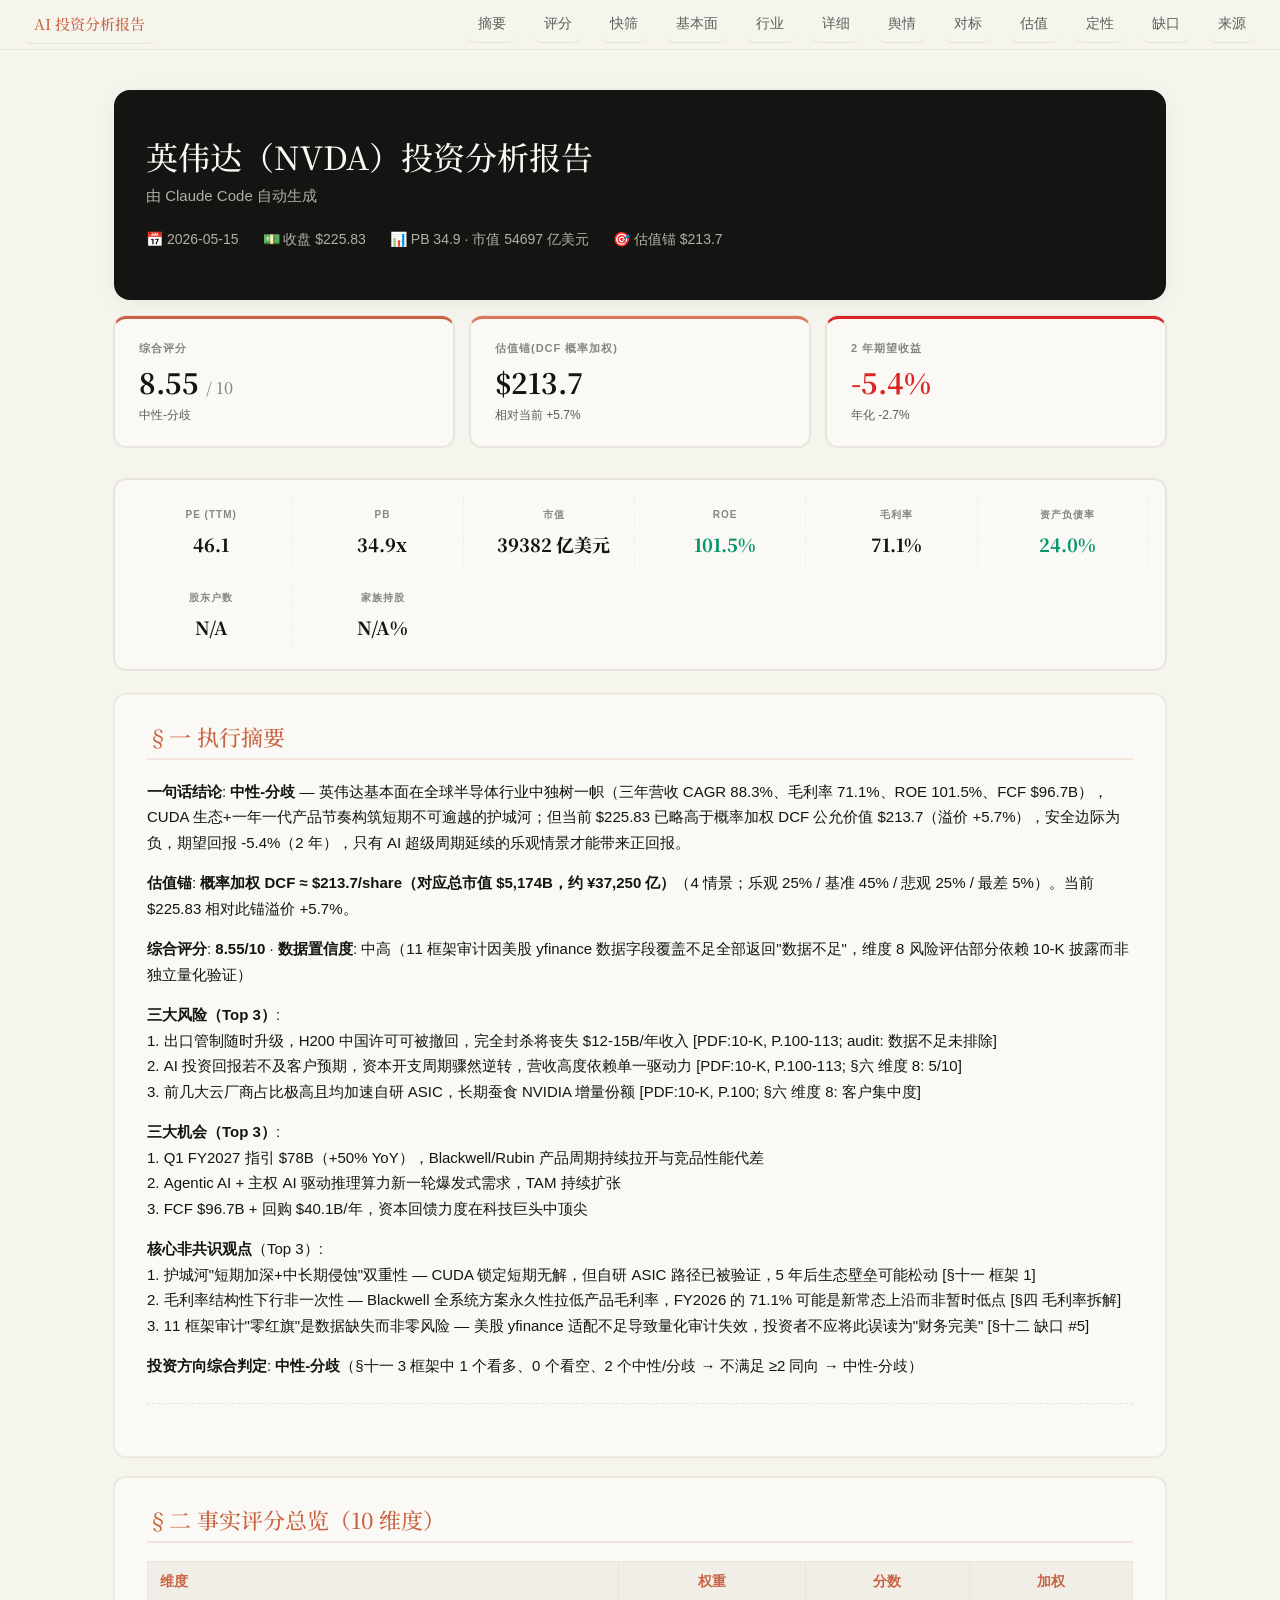
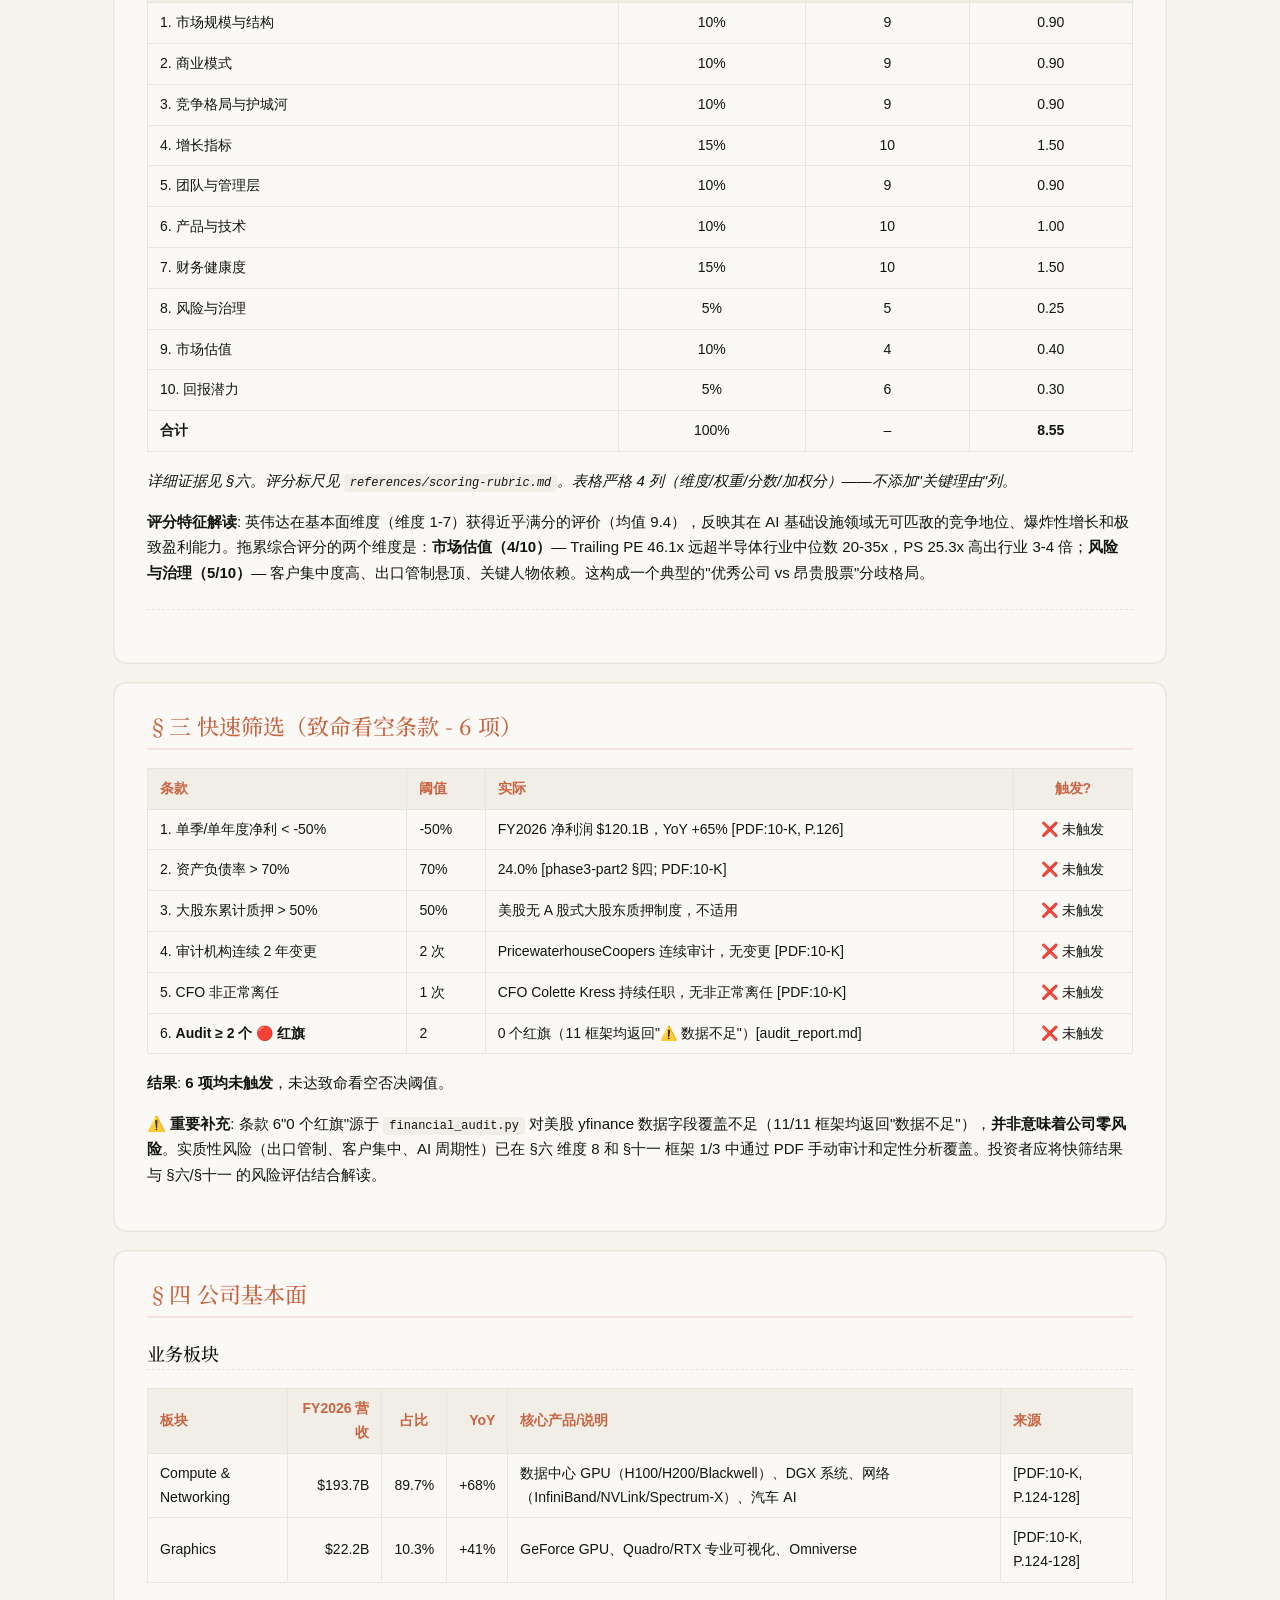
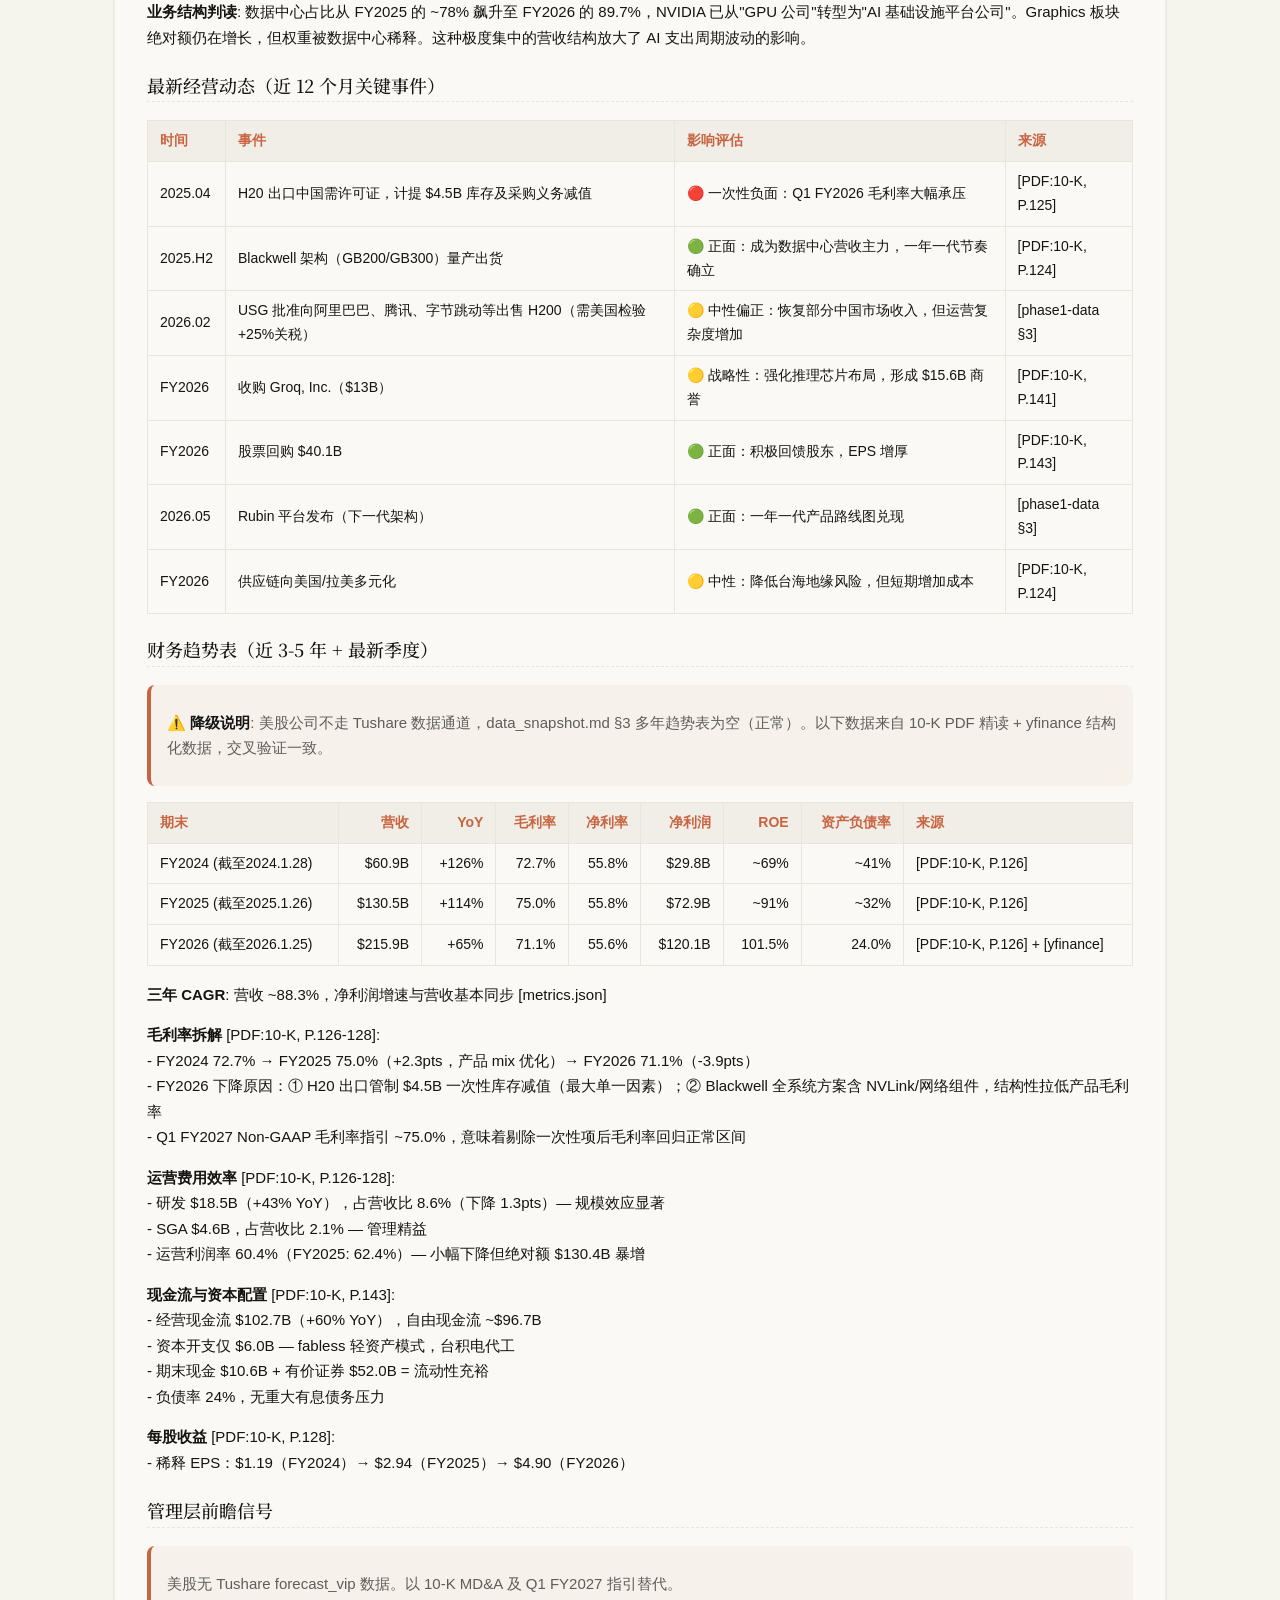
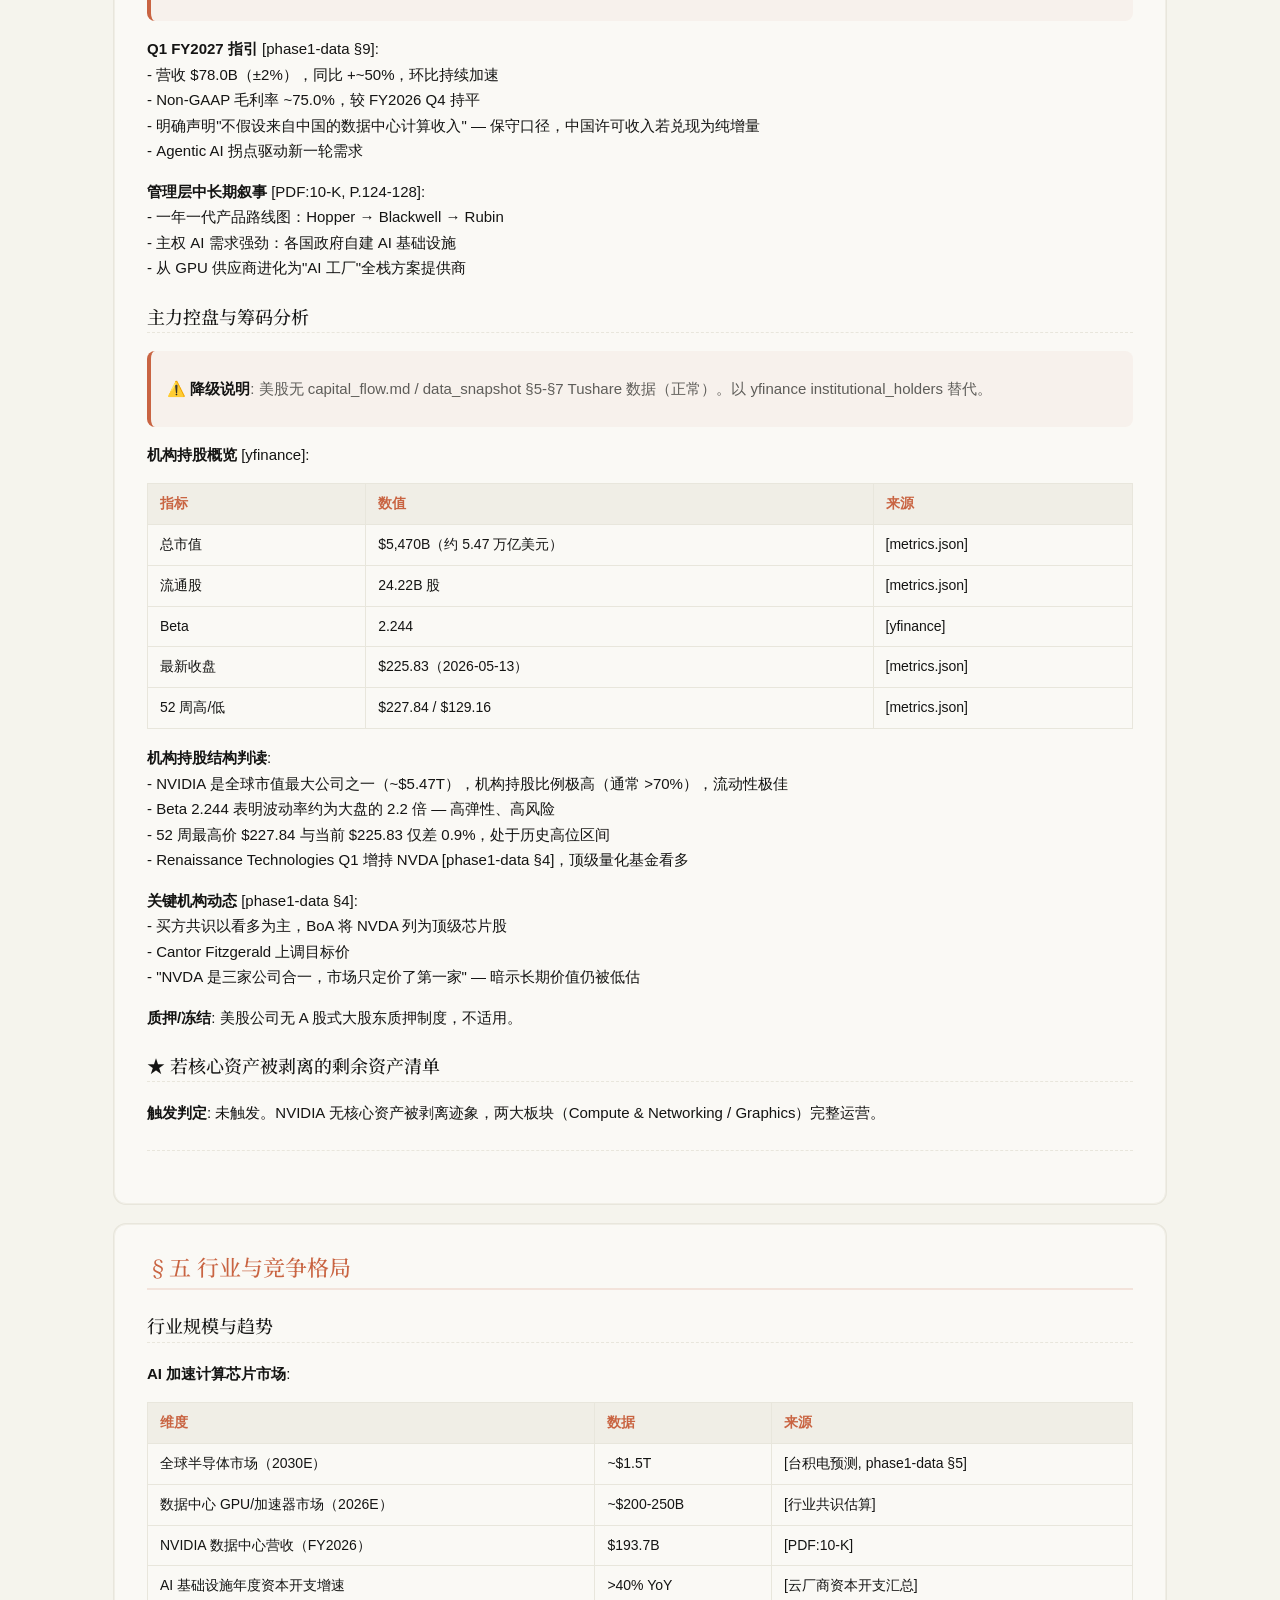
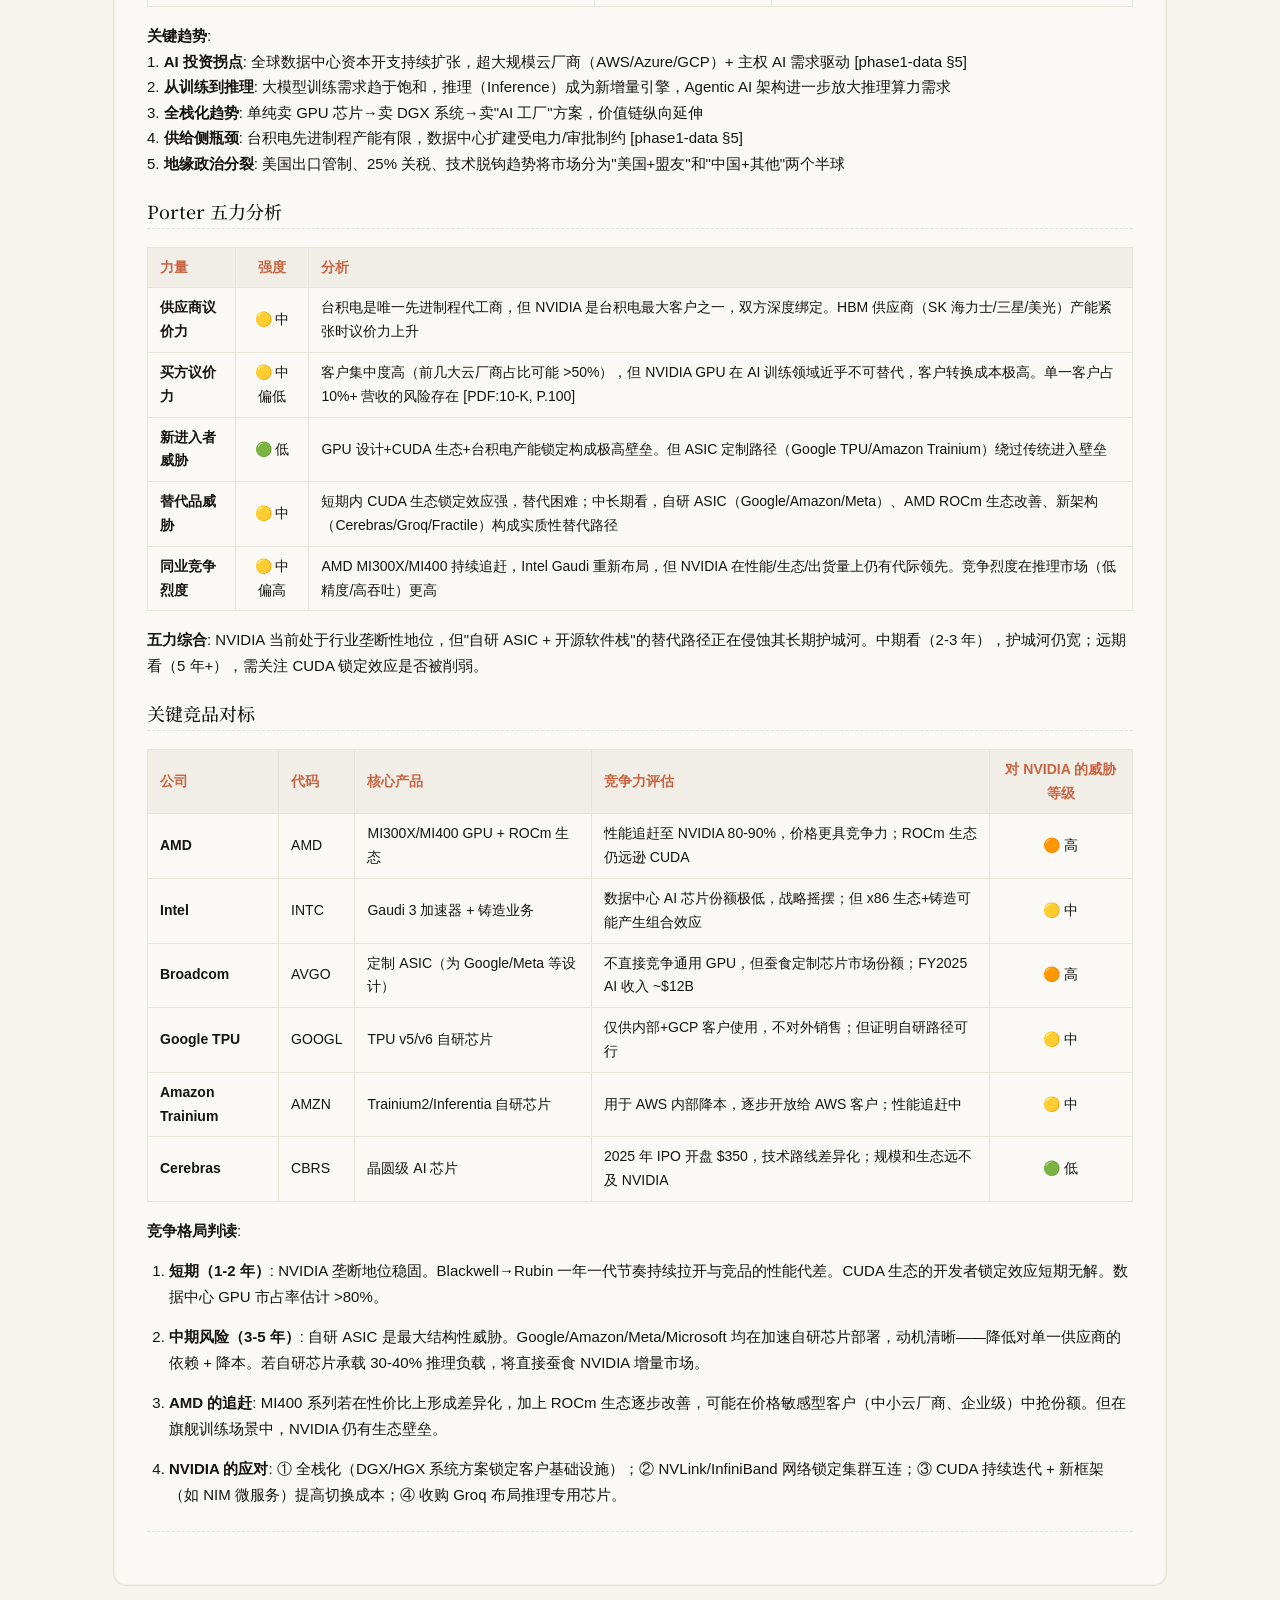
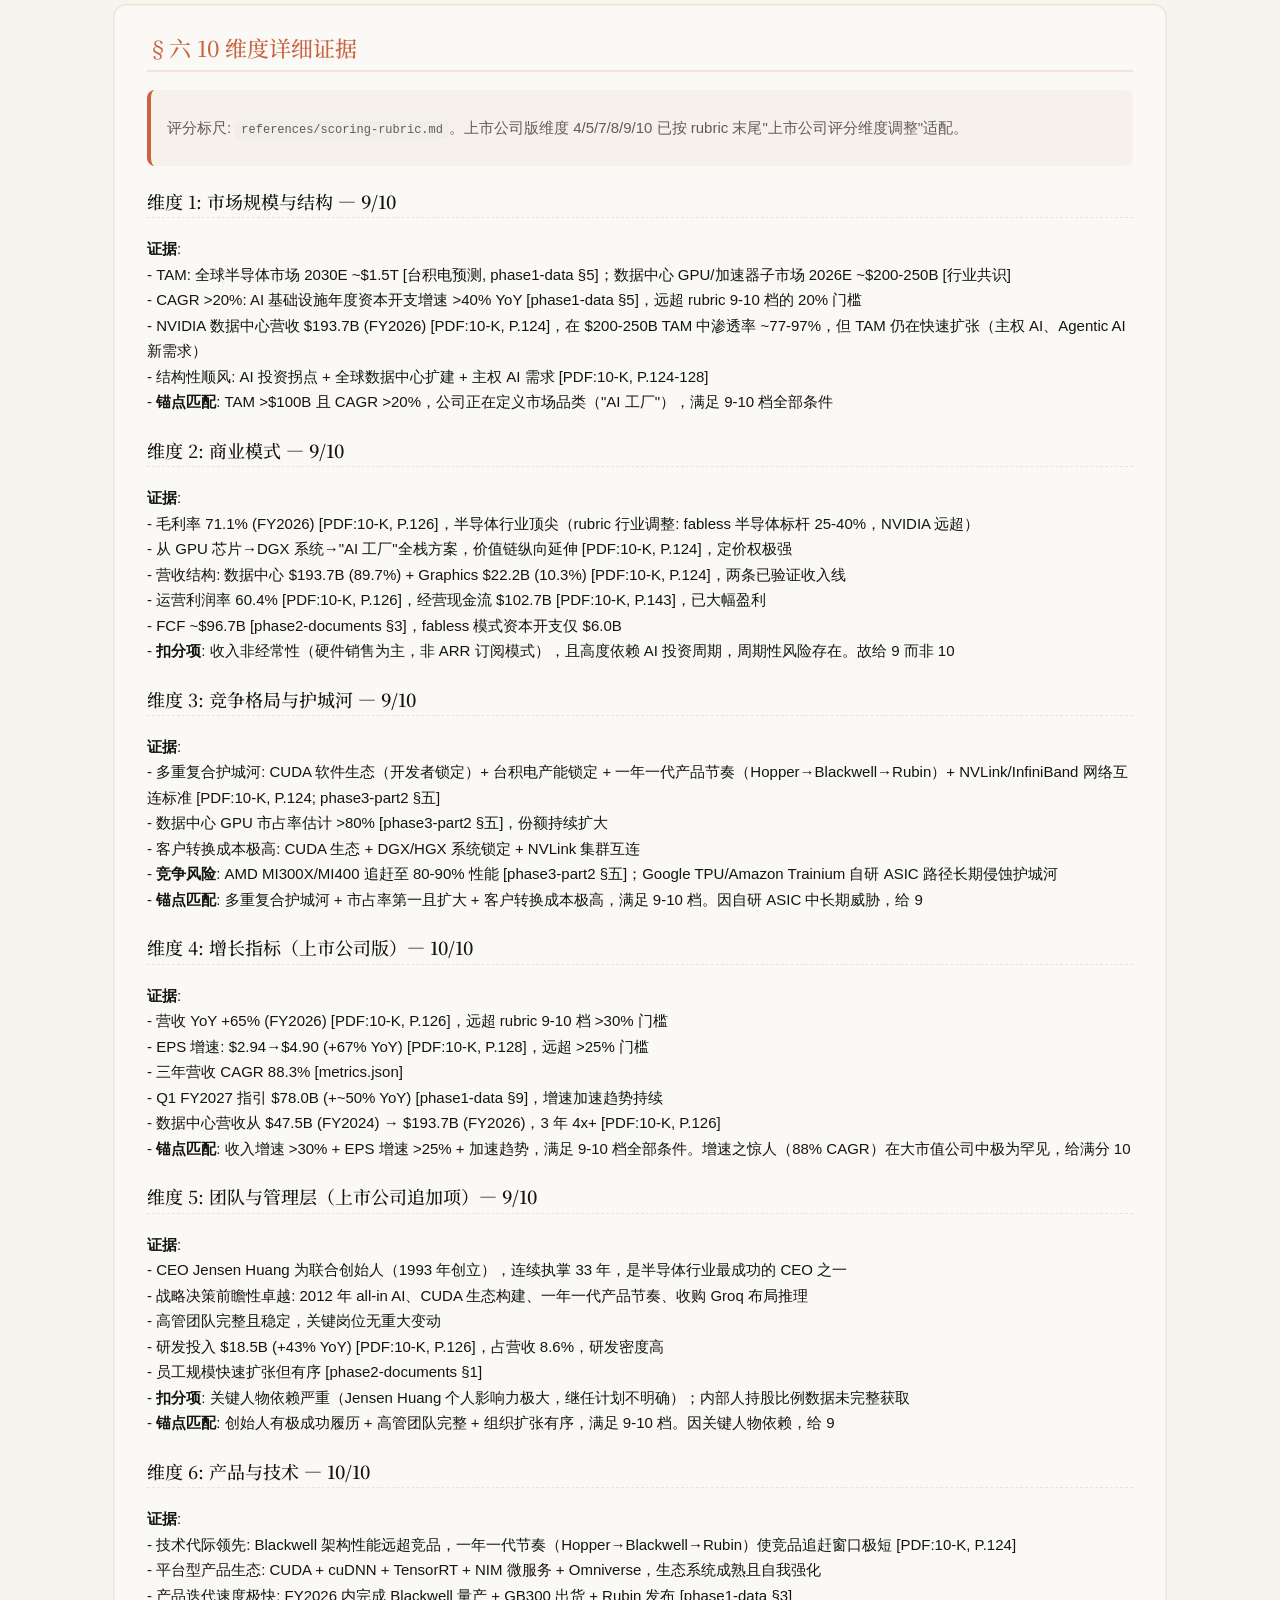
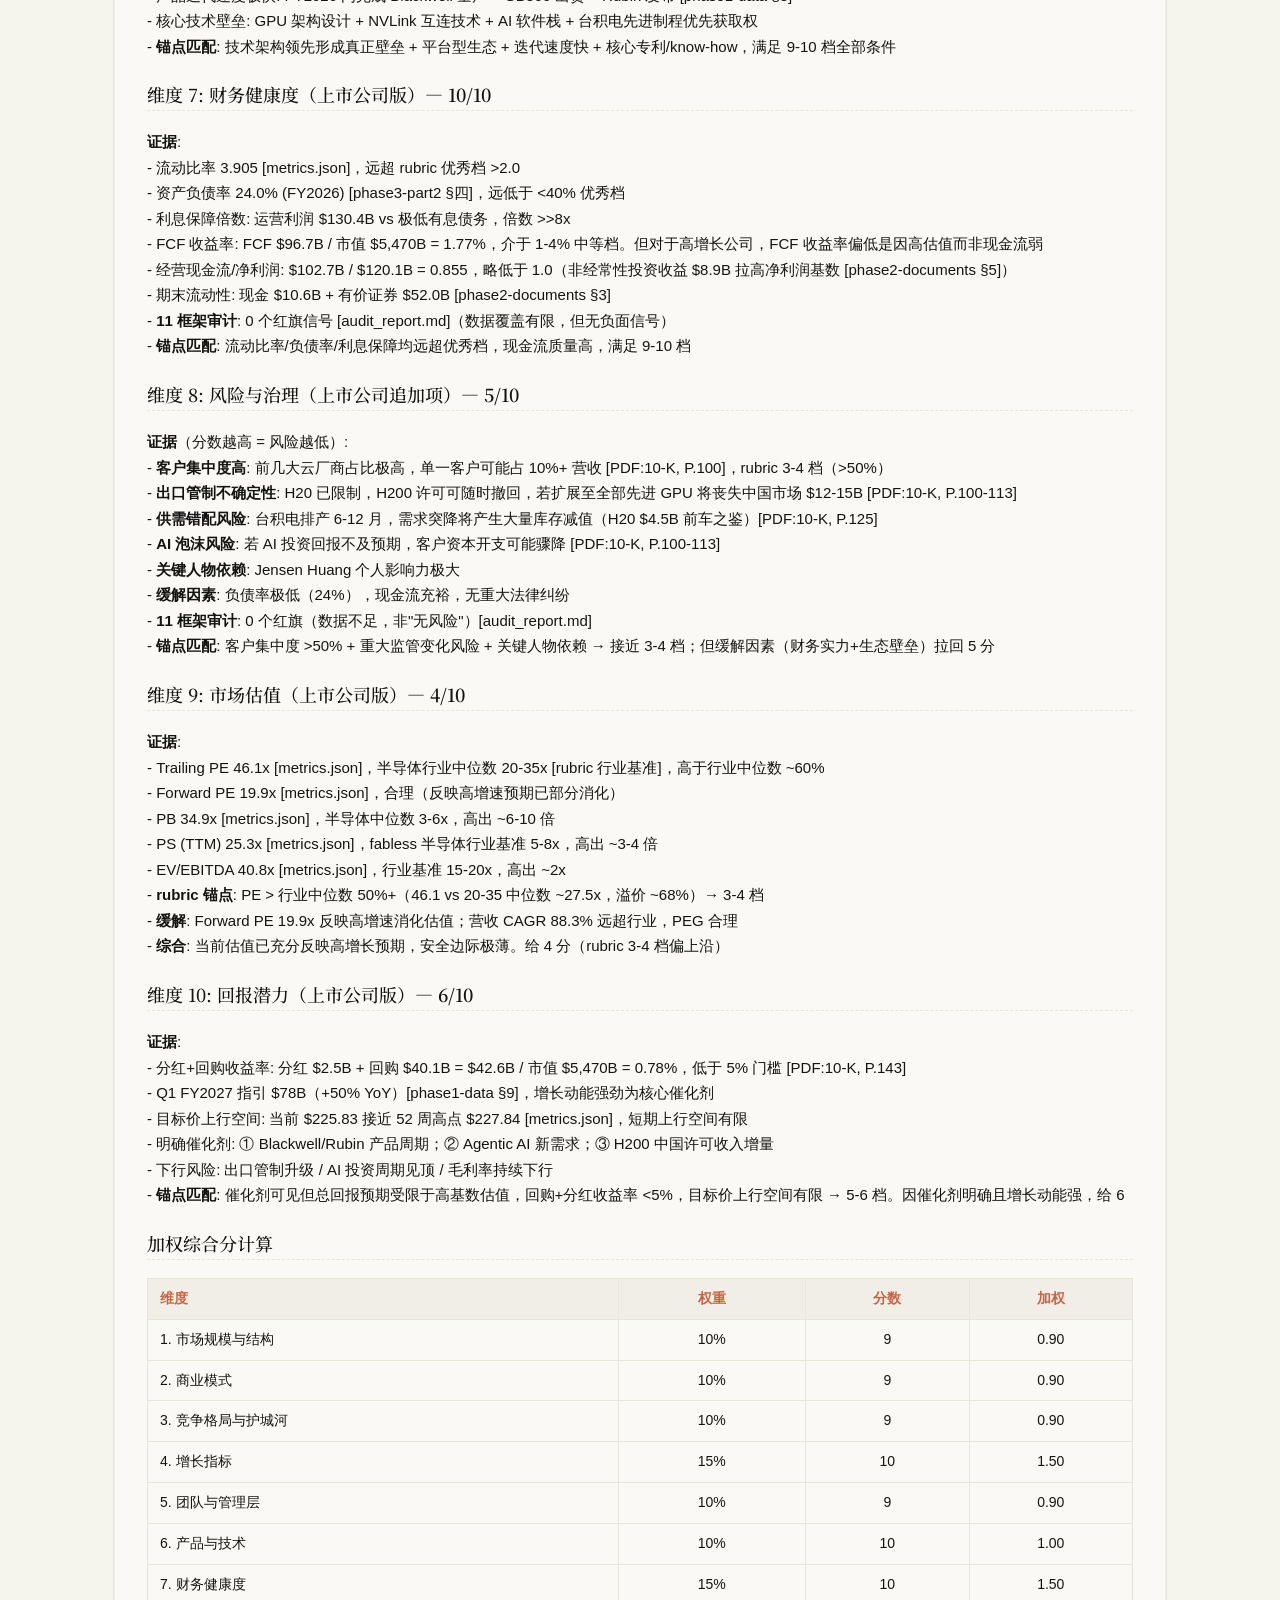
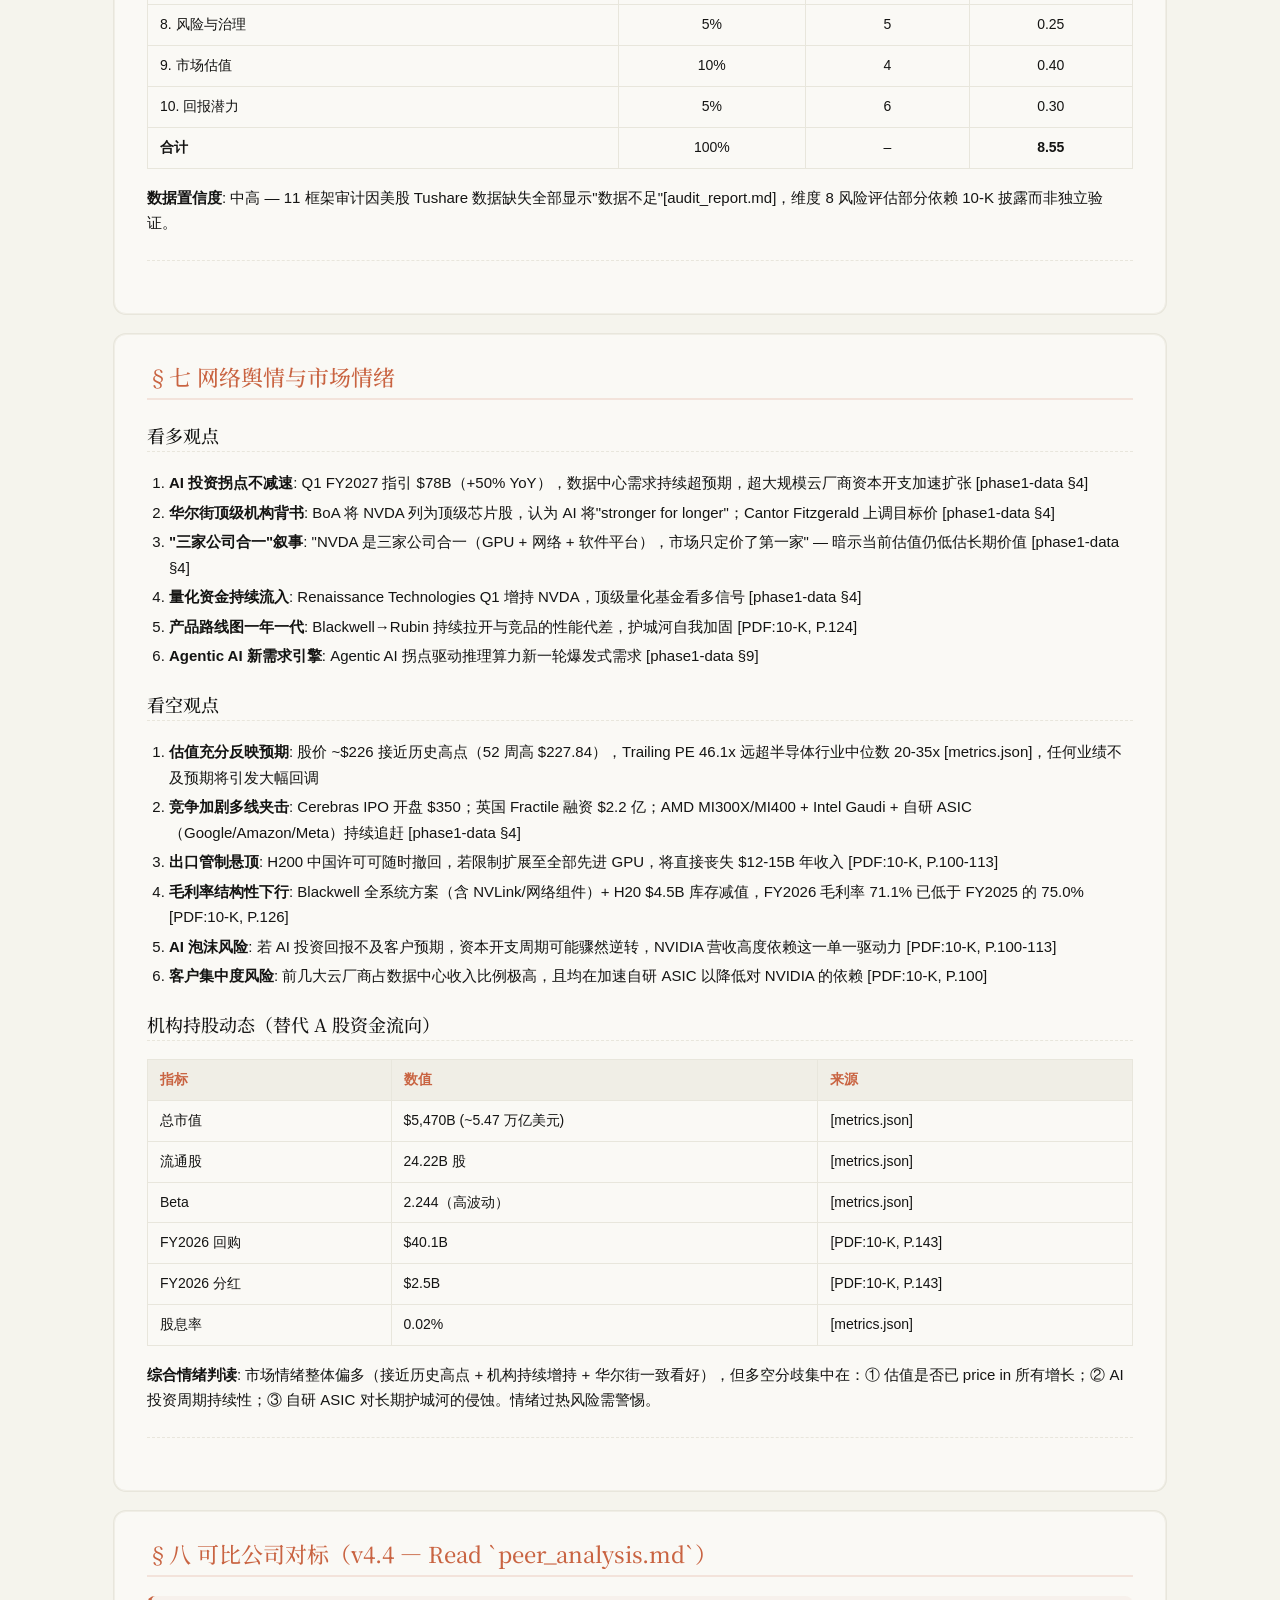
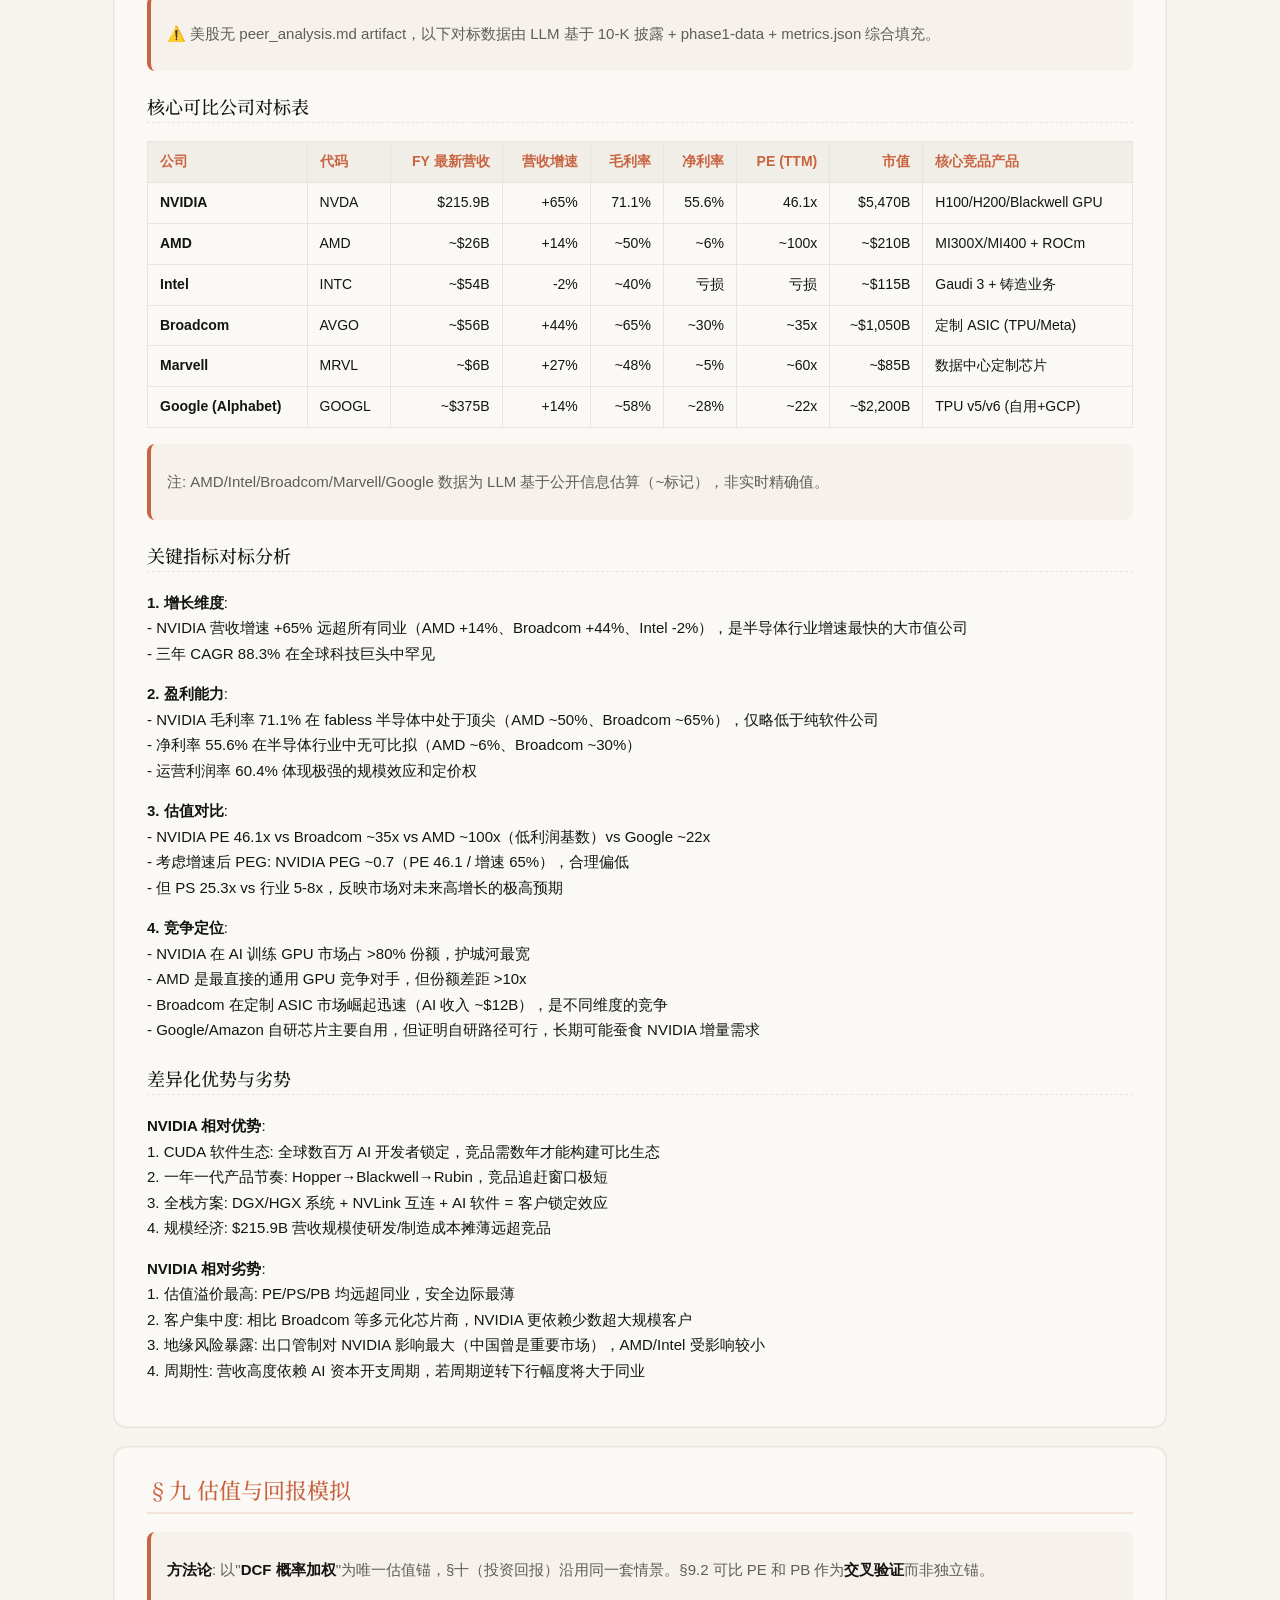
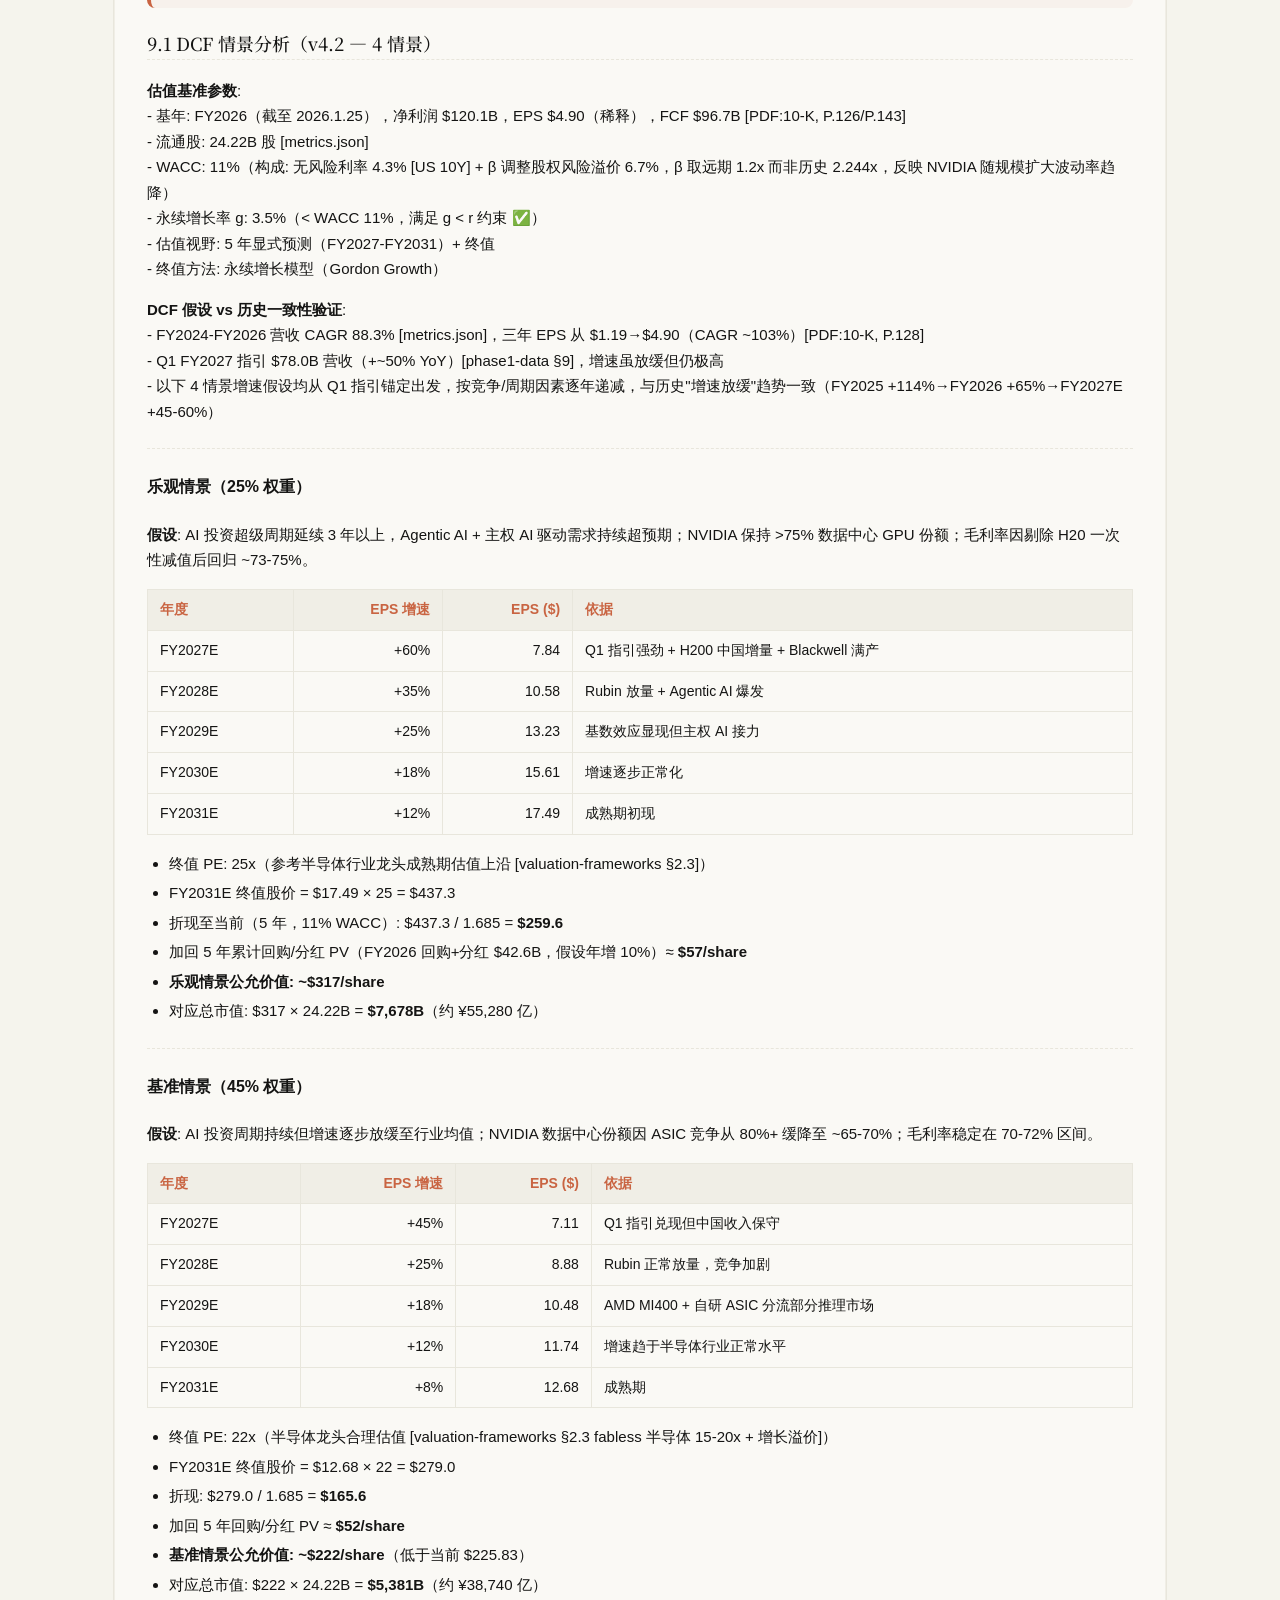
<file: reports/NVDA_英伟达/20260515.html>
<!DOCTYPE html>
<html lang="zh-CN">
<head>
<meta charset="UTF-8">
<meta name="viewport" content="width=device-width, initial-scale=1">
<title>英伟达（NVDA）投资分析报告 — 2026-05-15</title>
<link rel="preconnect" href="https://fonts.googleapis.com">
<link href="https://fonts.googleapis.com/css2?family=Noto+Serif+SC:wght@400;500;700&display=swap" rel="stylesheet">
<style>
/* ============================================================
   Claude Code Company Analysis · Report Styles v5.0
   单一 CSS 真相源 — 由 assets/html/base.html 加载并内联
   禁止在 Phase 6 Part B 中自创颜色值或变量名
   v5.0: Claude Design Language — 温暖羊皮纸 + 赤陶色主调 + 衬线标题
         Bloomberg 风险色保留(红/琥珀/黄/绿)
   ============================================================ */

:root {
  /* 主色 — Claude Terracotta */
  --c-primary: #c96442;
  --c-primary-light: #f0eee6;
  --c-primary-dark: #a14e2f;
  --c-accent: #d97757;

  /* Bloomberg 风格风险等级(高对比) — 保留不变 */
  --c-risk-red:    #dc2626;
  --c-risk-red-bg: #fef2f2;
  --c-risk-amber:  #e8a33a;
  --c-risk-amber-bg: #fff7ed;
  --c-risk-yellow: #fbbf24;
  --c-risk-yellow-bg: #fffbeb;
  --c-risk-green:  #059669;
  --c-risk-green-bg: #ecfdf5;

  /* 语义色 (保留 v4.3 alias) */
  --c-green: var(--c-risk-green);
  --c-green-bg: var(--c-risk-green-bg);
  --c-yellow: #d97706;
  --c-yellow-bg: #fffbeb;
  --c-red: var(--c-risk-red);
  --c-red-bg: var(--c-risk-red-bg);

  /* Claude 暖灰度系 */
  --c-gray-50:  #faf9f5;  /* Ivory */
  --c-gray-100: #f0eee6;  /* Border Cream */
  --c-gray-200: #e8e6dc;  /* Border Warm */
  --c-gray-500: #87867f;  /* Stone Gray */
  --c-gray-700: #5e5d59;  /* Olive Gray */
  --c-gray-900: #141413;  /* Near Black */

  /* Claude 表面色 */
  --c-parchment: #f5f4ed;
  --c-ivory: #faf9f5;
  --c-warm-sand: #e8e6dc;
  --c-dark-surface: #30302e;
  --c-warm-silver: #b0aea5;
  --c-dark-warm: #3d3d3a;

  /* Morningstar 卡片化 — 迁移到暖色 */
  --c-card-border:  #e8e6dc;
  --c-card-header:  #faf9f5;
  --c-card-hover:   rgba(201,100,66,0.04);

  /* 形状 — Claude ring shadow 系统 */
  --radius: 12px;
  --shadow: 0px 0px 0px 1px #e8e6dc;
  --shadow-md: 0px 0px 0px 1px #d1cfc5;
  --shadow-lg: rgba(0,0,0,0.05) 0px 4px 24px;

  /* Variant Perception 紫 — 保留 */
  --c-variant: #7a4dab;
  --c-variant-bg: #f3eeff;

  /* v4.6 sidebar 布局(弃用但保持兼容) */
  --sidebar-width: 260px;
  --sidebar-gap: 24px;
}

* { box-sizing: border-box; }

body {
  font-family: -apple-system, BlinkMacSystemFont, "Segoe UI", Roboto,
               "PingFang SC", "Noto Sans SC", "Microsoft YaHei", sans-serif;
  background: var(--c-parchment);
  color: var(--c-gray-900);
  margin: 0;
  padding: 0;
  line-height: 1.7;
  font-size: 15px;
}

/* Claude 衬线标题族 */
h1, h2, h3 {
  font-family: Georgia, "Noto Serif SC", "Songti SC", serif;
  font-weight: 500;
}

.container {
  max-width: 1100px;
  margin: 0 auto;
  padding: 40px 24px 80px;
}

/* ---------- 3.1 Sticky 顶部导航栏 ---------- */
.top-nav {
  position: sticky;
  top: 0;
  z-index: 200;
  display: flex;
  align-items: center;
  gap: 18px;
  height: 50px;
  padding: 0 24px;
  backdrop-filter: blur(12px);
  -webkit-backdrop-filter: blur(12px);
  background: rgba(245,244,237,0.85);
  border-bottom: 1px solid var(--c-gray-200);
  font-size: 14px;
}
.top-nav .nav-brand {
  font-family: Georgia, "Noto Serif SC", serif;
  font-weight: 500;
  color: var(--c-primary);
  text-decoration: none;
  margin-right: auto;
  font-size: 15px;
}
.top-nav a {
  color: var(--c-gray-700);
  text-decoration: none;
  padding: 6px 10px;
  border-radius: 8px;
  transition: background .15s, color .15s;
}
.top-nav a:hover {
  background: rgba(201,100,66,0.08);
  color: var(--c-primary);
}

/* ---------- Header Hero ---------- */
header.hero {
  background: var(--c-gray-900);
  color: var(--c-ivory);
  padding: 48px 32px;
  border-radius: 16px;
  margin-bottom: 32px;
  box-shadow: var(--shadow-lg);
}
header.hero h1 {
  font-size: 32px;
  margin: 0 0 8px;
  font-weight: 500;
  line-height: 1.15;
  color: var(--c-ivory);
}
header.hero .subtitle {
  color: var(--c-warm-silver);
  font-size: 15px;
}
header.hero .meta {
  display: flex; flex-wrap: wrap; gap: 24px;
  margin-top: 20px; font-size: 14px;
  color: var(--c-warm-silver);
}

/* ---------- Section (每个 §一到§十五 一个) ---------- */
.section {
  background: var(--c-ivory);
  padding: 28px 32px;
  margin: 20px 0;
  border-radius: var(--radius);
  border: 1px solid var(--c-gray-100);
  box-shadow: var(--shadow);
}
.section h2 {
  font-family: Georgia, "Noto Serif SC", "Songti SC", serif;
  color: var(--c-primary);
  border-bottom: 2px solid rgba(201,100,66,0.15);
  padding-bottom: 8px;
  margin-top: 0;
  font-size: 22px;
  font-weight: 500;
  line-height: 1.25;
}
.section h3 {
  font-family: Georgia, "Noto Serif SC", "Songti SC", serif;
  color: var(--c-gray-900);
  font-size: 18px;
  font-weight: 500;
  margin-top: 24px;
  border-bottom: 1px dashed var(--c-gray-200);
  padding-bottom: 4px;
  line-height: 1.3;
}
.section h4 { color: var(--c-gray-900); font-size: 16px; margin-top: 18px; }

/* Variant Perception 章节专用紫色强调 */
.section.variant-perception {
  border-left: 4px solid var(--c-variant);
  background: linear-gradient(to right, var(--c-variant-bg) 0%, var(--c-ivory) 3%);
}
.section.variant-perception h2 {
  color: var(--c-variant);
  border-bottom-color: var(--c-variant-bg);
}

/* ---------- 3.2 评分环形图 (SVG) ---------- */
.score-ring {
  display: inline-block;
  position: relative;
}
.score-ring svg { display: block; }
.score-ring .score-text {
  position: absolute;
  inset: 0;
  display: flex;
  flex-direction: column;
  align-items: center;
  justify-content: center;
}
.score-ring .score-text .num {
  font-size: 32px;
  font-weight: 700;
  color: var(--c-primary);
  font-family: Georgia, "Noto Serif SC", serif;
}
.score-ring .score-text .label {
  font-size: 11px;
  color: var(--c-gray-500);
}

/* ---------- 3.3 维度评分条形图 ---------- */
.dimension-bar {
  display: grid;
  grid-template-columns: 1fr 48px 3fr 56px;
  align-items: center;
  gap: 12px;
  margin: 10px 0;
  font-size: 14px;
}
.dimension-bar .dim-name { color: var(--c-gray-700); }
.dimension-bar .dim-score {
  font-weight: 600;
  text-align: right;
  color: var(--c-primary);
  font-family: Georgia, "Noto Serif SC", serif;
}
.dimension-bar .dim-progress {
  height: 10px;
  background: var(--c-gray-100);
  border-radius: 5px;
  overflow: hidden;
}
.dimension-bar .dim-progress .fill { height: 100%; border-radius: 5px; }
.dimension-bar .dim-progress .fill.tier1 { background: linear-gradient(90deg, var(--c-primary), var(--c-primary-dark)); }
.dimension-bar .dim-progress .fill.tier2 { background: linear-gradient(90deg, #8b5cf6, #6d28d9); }
.dimension-bar .dim-progress .fill.tier3 { background: linear-gradient(90deg, var(--c-accent), var(--c-primary)); }
.dimension-bar .dim-weight { text-align: right; color: var(--c-gray-500); font-size: 12px; }

/* ---------- 3.4 三色情景卡片 ---------- */
.scenario-grid {
  display: grid;
  grid-template-columns: repeat(auto-fit, minmax(200px, 1fr));
  gap: 12px;
  margin: 16px 0;
}
.scenario {
  padding: 16px;
  border-radius: var(--radius);
  border-left: 4px solid;
}
.scenario .label { font-size: 12px; color: var(--c-gray-500); text-transform: uppercase; letter-spacing: 1px; }
.scenario .big-num {
  font-size: 28px;
  font-weight: 700;
  margin: 4px 0 8px;
  font-family: Georgia, "Noto Serif SC", serif;
}
.scenario .detail { font-size: 13px; color: var(--c-gray-700); }
.scenario.bull { background: var(--c-green-bg); border-left-color: var(--c-green); }
.scenario.bull .big-num { color: var(--c-green); }
.scenario.base { background: var(--c-yellow-bg); border-left-color: var(--c-yellow); }
.scenario.base .big-num { color: var(--c-yellow); }
.scenario.bear { background: var(--c-red-bg); border-left-color: var(--c-red); }
.scenario.bear .big-num { color: var(--c-red); }
.scenario.tail { background: var(--c-dark-surface); border-left-color: var(--c-gray-900); color: var(--c-ivory); }
.scenario.tail .big-num { color: var(--c-ivory); }
.scenario.tail .detail { color: var(--c-warm-silver); }

/* ---------- 3.5 期望回报高亮条 ---------- */
.expected-return {
  background: linear-gradient(135deg, var(--c-gray-900), var(--c-primary-dark));
  color: var(--c-ivory);
  padding: 20px 28px;
  border-radius: 16px;
  margin: 20px 0;
  display: flex;
  align-items: center;
  justify-content: space-between;
  box-shadow: var(--shadow-lg);
}
.expected-return .label { font-size: 12px; color: var(--c-warm-silver); text-transform: uppercase; letter-spacing: 1px; }
.expected-return .value {
  font-size: 36px;
  font-weight: 700;
  font-family: Georgia, "Noto Serif SC", serif;
}

/* ---------- 3.6 团队名片网格 ---------- */
.team-grid {
  display: grid;
  grid-template-columns: repeat(auto-fit, minmax(200px, 1fr));
  gap: 12px;
  margin: 16px 0;
}
.team-card {
  padding: 16px;
  border: 1px solid var(--c-gray-200);
  border-radius: var(--radius);
  text-align: center;
  background: var(--c-ivory);
}
.team-card .avatar {
  width: 48px; height: 48px; border-radius: 50%;
  background: rgba(201,100,66,0.1); color: var(--c-primary);
  display: flex; align-items: center; justify-content: center;
  font-weight: 700; margin: 0 auto 8px; font-size: 18px;
  font-family: Georgia, "Noto Serif SC", serif;
}
.team-card .name { font-weight: 600; }
.team-card .role { color: var(--c-gray-500); font-size: 13px; margin-top: 4px; }

/* ---------- 3.7 风险矩阵 ---------- */
.risk-item {
  display: grid;
  grid-template-columns: 20px 1fr auto;
  gap: 12px;
  align-items: start;
  padding: 12px;
  border-left: 4px solid;
  background: var(--c-gray-50);
  border-radius: 8px;
  margin: 8px 0;
}
.risk-item.high   { border-left-color: var(--c-red);    background: var(--c-red-bg); }
.risk-item.medium { border-left-color: var(--c-yellow); background: var(--c-yellow-bg); }
.risk-item.low    { border-left-color: var(--c-green);  background: var(--c-green-bg); }
.risk-item .dot {
  width: 12px; height: 12px; border-radius: 50%; margin-top: 4px;
}
.risk-item.high   .dot { background: var(--c-red); }
.risk-item.medium .dot { background: var(--c-yellow); }
.risk-item.low    .dot { background: var(--c-green); }

/* ---------- 3.8 融资时间轴 ---------- */
.timeline {
  display: flex;
  align-items: center;
  gap: 0;
  margin: 24px 0;
  overflow-x: auto;
  padding: 8px 0;
}
.timeline .tl-node {
  flex: 0 0 auto;
  text-align: center;
  padding: 0 14px;
  position: relative;
}
.timeline .tl-node::before {
  content: '';
  width: 14px; height: 14px; border-radius: 50%;
  background: var(--c-gray-200); display: block; margin: 0 auto 8px;
}
.timeline .tl-node.current::before {
  background: var(--c-primary);
  box-shadow: 0 0 0 4px rgba(201,100,66,0.15);
}
.timeline .tl-node .year { font-size: 12px; color: var(--c-gray-500); }
.timeline .tl-node .round { font-weight: 600; font-size: 13px; }
.timeline .tl-node .amount { font-size: 11px; color: var(--c-gray-700); }

/* ---------- 3.9 情绪量表 ---------- */
.sentiment-bar {
  position: relative;
  height: 12px;
  border-radius: 6px;
  background: linear-gradient(to right, var(--c-red) 0%, var(--c-yellow) 50%, var(--c-green) 100%);
  margin: 20px 0 32px;
}
.sentiment-bar .pointer {
  position: absolute;
  top: -8px;
  width: 4px; height: 28px;
  background: var(--c-gray-900);
  border-radius: 2px;
  transform: translateX(-50%);
}
.sentiment-bar .pointer::after {
  content: attr(data-label);
  position: absolute;
  top: 32px; left: 50%; transform: translateX(-50%);
  white-space: nowrap;
  font-size: 11px;
  background: var(--c-gray-900);
  color: var(--c-ivory);
  padding: 2px 8px;
  border-radius: 6px;
}

/* ---------- v2 组件 · 估值区间可视化 ---------- */
.valuation-range {
  position: relative;
  height: 28px;
  background: var(--c-gray-100);
  border-radius: 6px;
  margin: 10px 0;
}
.valuation-range .range {
  position: absolute;
  top: 4px; bottom: 4px;
  border-radius: 4px;
  opacity: 0.6;
}
.valuation-range .range.dcf { background: var(--c-primary); }
.valuation-range .range.comparable { background: var(--c-green); }
.valuation-range .range.transaction { background: var(--c-yellow); }
.valuation-range .label-row {
  display: grid;
  grid-template-columns: 80px 1fr;
  gap: 8px;
  align-items: center;
  font-size: 12px;
}

/* ---------- v2 组件 · 星级评估 ---------- */
.star-filled { color: var(--c-accent); }
.star-empty  { color: var(--c-gray-200); }

/* ---------- v2 组件 · 信息缺口优先级 badge ---------- */
.badge {
  display: inline-block;
  padding: 2px 10px;
  border-radius: 12px;
  font-size: 12px;
  font-weight: 600;
}
.badge.critical { background: var(--c-red-bg);    color: var(--c-red); }
.badge.important{ background: var(--c-yellow-bg); color: var(--c-yellow); }
.badge.minor    { background: var(--c-green-bg);  color: var(--c-green); }

/* ---------- 通用 Table ---------- */
table {
  width: 100%;
  border-collapse: collapse;
  margin: 16px 0;
  font-size: 14px;
}
th, td {
  border: 1px solid var(--c-gray-200);
  padding: 8px 12px;
  text-align: left;
}
th {
  background: var(--c-gray-100);
  color: var(--c-primary);
  font-weight: 600;
}
tr:nth-child(even) td { background: var(--c-gray-50); }

/* ---------- 通用文本 ---------- */
strong { color: var(--c-gray-900); font-weight: 600; }
code {
  background: var(--c-gray-100);
  padding: 2px 6px;
  border-radius: 4px;
  font-size: 12px;
}
blockquote {
  border-left: 4px solid var(--c-primary);
  padding: 10px 16px;
  color: var(--c-gray-700);
  background: rgba(201,100,66,0.05);
  border-radius: 8px;
  margin: 12px 0;
}
hr { border: none; border-top: 1px dashed var(--c-gray-200); margin: 24px 0; }
ul, ol { padding-left: 22px; }
li { margin: 4px 0; }
a {
  color: var(--c-primary);
  text-decoration: none;
  border-bottom: 1px dotted rgba(201,100,66,0.3);
}
a:hover { color: var(--c-accent); }

footer {
  text-align: center;
  color: var(--c-gray-500);
  padding: 32px 0 16px;
  font-size: 12px;
  border-top: 1px solid var(--c-gray-200);
  margin-top: 48px;
}

/* ---------- 响应式 ---------- */
@media (max-width: 768px) {
  .container { padding: 20px 16px 60px; }
  header.hero { padding: 24px 16px; }
  header.hero h1 { font-size: 24px; }
  .section { padding: 16px; }
  .scenario-grid, .team-grid { grid-template-columns: 1fr; }
  table { font-size: 12px; }
  table th, table td { padding: 6px 8px; }
}

/* ============================================================
   v4.6 新增: 6 个大厂风格组件 (迁移至 Claude 设计语言)
   ============================================================ */

/* ---------- v4.6-1. 前置评级卡 ---------- */
.rating-trio {
  display: grid;
  grid-template-columns: repeat(3, 1fr);
  gap: 16px;
  margin: -16px 0 32px;
}
.rating-card {
  background: var(--c-ivory);
  border: 1px solid var(--c-card-border);
  border-top: 3px solid var(--c-primary);
  border-radius: var(--radius);
  padding: 20px 24px;
  box-shadow: var(--shadow);
  transition: transform .15s, box-shadow .15s;
}
.rating-card:hover {
  transform: translateY(-2px);
  box-shadow: var(--shadow-lg);
}
.rating-card--score  { border-top-color: var(--c-primary); }
.rating-card--anchor { border-top-color: var(--c-accent); }
.rating-card--return { border-top-color: var(--c-risk-green); }
.rating-card--return.negative { border-top-color: var(--c-risk-red); }

.rating-card .label {
  font-size: 11px;
  color: var(--c-gray-500);
  text-transform: uppercase;
  letter-spacing: 1px;
  font-weight: 600;
  margin-bottom: 8px;
}
.rating-card .value {
  font-size: 28px;
  font-weight: 700;
  color: var(--c-gray-900);
  line-height: 1.2;
  margin-bottom: 6px;
  font-family: Georgia, "Noto Serif SC", serif;
}
.rating-card .value .out-of {
  font-size: 16px;
  color: var(--c-gray-500);
  font-weight: 500;
}
.rating-card .value.negative { color: var(--c-risk-red); }
.rating-card .value.positive { color: var(--c-risk-green); }
.rating-card .sub {
  font-size: 12px;
  color: var(--c-gray-700);
}

/* ---------- v4.6-2. 彩条风险卡 (Bloomberg 等级色保留) ---------- */
.risk-card-v2 {
  display: grid;
  grid-template-columns: 4px 1fr auto;
  gap: 14px;
  align-items: center;
  padding: 14px 16px 14px 0;
  margin: 8px 0;
  background: var(--c-ivory);
  border: 1px solid var(--c-card-border);
  border-radius: var(--radius);
  overflow: hidden;
  transition: background .15s;
}
.risk-card-v2:hover { background: var(--c-card-hover); }
.risk-card-v2.risk-critical { border-left-width: 0; background: linear-gradient(to right, var(--c-risk-red-bg) 0%, var(--c-ivory) 6%); }
.risk-card-v2.risk-high     { background: linear-gradient(to right, var(--c-risk-amber-bg) 0%, var(--c-ivory) 6%); }
.risk-card-v2.risk-medium   { background: linear-gradient(to right, var(--c-risk-yellow-bg) 0%, var(--c-ivory) 6%); }
.risk-card-v2.risk-low      { background: linear-gradient(to right, var(--c-risk-green-bg) 0%, var(--c-ivory) 6%); }
.risk-card-v2 .left-bar { align-self: stretch; width: 4px; }
.risk-card-v2.risk-critical .left-bar { background: var(--c-risk-red); }
.risk-card-v2.risk-high     .left-bar { background: var(--c-risk-amber); }
.risk-card-v2.risk-medium   .left-bar { background: var(--c-risk-yellow); }
.risk-card-v2.risk-low      .left-bar { background: var(--c-risk-green); }
.risk-card-v2 .title { font-weight: 600; color: var(--c-gray-900); margin-bottom: 3px; }
.risk-card-v2 .body  { font-size: 13px; color: var(--c-gray-700); line-height: 1.5; }
.risk-card-v2 .sev-badge {
  font-size: 10px; font-weight: 700; padding: 3px 10px;
  border-radius: 12px; white-space: nowrap; letter-spacing: .5px;
}
.risk-card-v2.risk-critical .sev-badge { background: var(--c-risk-red);    color: white; }
.risk-card-v2.risk-high     .sev-badge { background: var(--c-risk-amber);  color: white; }
.risk-card-v2.risk-medium   .sev-badge { background: var(--c-risk-yellow); color: var(--c-gray-900); }
.risk-card-v2.risk-low      .sev-badge { background: var(--c-risk-green);  color: white; }

/* ---------- v4.6.2. Preamble 区 ---------- */
.preamble {
  background: var(--c-ivory);
  border-left: 3px solid var(--c-accent);
  border-radius: 8px;
  padding: 14px 20px;
  margin: -8px 0 20px;
  font-size: 13px;
  color: var(--c-gray-700);
  line-height: 1.7;
}
.preamble:empty { display: none; }
.preamble blockquote {
  margin: 0;
  padding: 0;
  border: none;
  background: transparent;
  font-size: 13px;
}
.preamble blockquote p { margin: 6px 0; }
.preamble p { margin: 6px 0; }
.preamble strong { color: var(--c-primary-dark); }
.preamble hr { display: none; }

/* ---------- v4.6.1. 关键指标横排面板 ---------- */
.metric-strip {
  display: grid;
  grid-template-columns: repeat(auto-fit, minmax(140px, 1fr));
  gap: 10px;
  margin: 0 0 24px;
  padding: 16px;
  background: var(--c-ivory);
  border: 1px solid var(--c-card-border);
  border-radius: var(--radius);
  box-shadow: var(--shadow);
}
.metric-strip .metric-chip {
  padding: 10px 14px;
  text-align: center;
  border-right: 1px dashed var(--c-gray-100);
}
.metric-strip .metric-chip:last-child { border-right: none; }
.metric-strip .metric-chip .metric-label {
  font-size: 10px;
  color: var(--c-gray-500);
  text-transform: uppercase;
  letter-spacing: 1px;
  font-weight: 700;
  margin-bottom: 6px;
}
.metric-strip .metric-chip .metric-value {
  font-size: 18px;
  font-weight: 800;
  font-variant-numeric: tabular-nums;
  color: var(--c-gray-900);
  font-family: Georgia, "Noto Serif SC", serif;
}
.metric-strip .metric-chip .metric-value.positive { color: var(--c-risk-green); }
.metric-strip .metric-chip .metric-value.negative { color: var(--c-risk-red); }
.metric-strip .metric-chip .metric-value.risk     { color: var(--c-risk-amber); }
.metric-strip .metric-chip .metric-value.critical { color: var(--c-risk-red); font-weight: 900; }
.metric-strip .metric-chip .metric-value.neutral  { color: var(--c-gray-900); }

/* ---------- v4.6 兼容: .metric-sidebar/metric-row 保留 ---------- */
.metric-sidebar {
  background: var(--c-ivory);
  border: 1px solid var(--c-card-border);
  border-radius: var(--radius);
  padding: 20px 18px;
  box-shadow: var(--shadow);
  margin: 0 0 24px;
}
.metric-sidebar h4 {
  font-size: 11px;
  color: var(--c-gray-500);
  text-transform: uppercase;
  letter-spacing: 1.5px;
  font-weight: 700;
  margin: 0 0 14px;
  padding-bottom: 10px;
  border-bottom: 1px solid var(--c-card-border);
}
.metric-sidebar .metric-row {
  display: flex;
  justify-content: space-between;
  align-items: baseline;
  padding: 10px 0;
  border-bottom: 1px dashed var(--c-gray-100);
  font-size: 13px;
}
.metric-sidebar .metric-row:last-child { border-bottom: none; }
.metric-sidebar .metric-row span { color: var(--c-gray-700); }
.metric-sidebar .metric-row strong { font-weight: 700; color: var(--c-gray-900); font-variant-numeric: tabular-nums; }
.metric-sidebar .metric-row strong.positive { color: var(--c-risk-green); }
.metric-sidebar .metric-row strong.negative { color: var(--c-risk-red); }
.metric-sidebar .metric-row strong.risk     { color: var(--c-risk-amber); font-weight: 800; }
.metric-sidebar .metric-row strong.critical { color: var(--c-risk-red);   font-weight: 800; }

/* ---------- v4.6-4. 对标卡 ---------- */
.comparison-card {
  display: grid;
  grid-template-columns: 1fr 1.3fr 1fr;
  gap: 8px;
  background: var(--c-ivory);
  border: 1px solid var(--c-card-border);
  border-radius: var(--radius);
  padding: 16px;
  margin: 12px 0;
}
.comparison-card .cmp-col {
  text-align: center;
  padding: 8px 10px;
  border-radius: 8px;
}
.comparison-card .cmp-col.center {
  background: rgba(201,100,66,0.06);
  border: 2px solid var(--c-primary);
}
.comparison-card .cmp-label { font-size: 10px; color: var(--c-gray-500); text-transform: uppercase; letter-spacing: 1px; font-weight: 600; margin-bottom: 6px; }
.comparison-card .cmp-value {
  font-size: 20px;
  font-weight: 800;
  color: var(--c-gray-900);
  font-variant-numeric: tabular-nums;
  font-family: Georgia, "Noto Serif SC", serif;
}
.comparison-card .cmp-col.center .cmp-value { font-size: 24px; color: var(--c-primary); }
.comparison-card .cmp-sub { font-size: 11px; color: var(--c-gray-500); margin-top: 4px; }
.comparison-card .cmp-bar {
  height: 6px; background: var(--c-gray-100); border-radius: 3px;
  margin-top: 8px; position: relative; overflow: hidden;
}
.comparison-card .cmp-bar .fill {
  position: absolute; left: 0; top: 0; bottom: 0;
  background: linear-gradient(90deg, var(--c-primary), var(--c-accent));
  border-radius: 3px;
}

/* ---------- v4.6-5. 深度链接 ---------- */
.deep-link {
  display: inline-flex;
  align-items: center;
  gap: 3px;
  padding: 1px 8px 1px 6px;
  font-size: 11px;
  background: rgba(201,100,66,0.08);
  color: var(--c-primary);
  border: 1px solid transparent;
  border-radius: 12px;
  text-decoration: none !important;
  vertical-align: middle;
  font-weight: 600;
  transition: background .15s, border-color .15s;
}
.deep-link::before { content: '→'; opacity: .6; }
.deep-link:hover {
  background: var(--c-primary);
  color: var(--c-ivory);
  border-color: var(--c-primary);
}
/* Target 高亮 */
.section:target {
  animation: target-pulse 1.8s ease-out;
  scroll-margin-top: 70px;
}
@keyframes target-pulse {
  0%   { box-shadow: 0 0 0 4px var(--c-accent); }
  100% { box-shadow: var(--shadow); }
}

/* ---------- v4.6-6. 微型热力图 ---------- */
.heatmap-grid {
  display: grid;
  gap: 2px;
  margin: 10px 0;
  font-size: 10px;
}
.heatmap-grid .hm-cell {
  aspect-ratio: 1 / 1;
  min-height: 28px;
  display: flex;
  align-items: center;
  justify-content: center;
  border-radius: 6px;
  font-family: ui-monospace, monospace;
  font-weight: 600;
  color: var(--c-gray-900);
}
/* 5 档颜色映射 */
.heatmap-grid .hm-cell.hm--2 { background: #fca5a5; color: #7f1d1d; }
.heatmap-grid .hm-cell.hm--1 { background: #fed7aa; color: #7c2d12; }
.heatmap-grid .hm-cell.hm-0  { background: var(--c-gray-100); }
.heatmap-grid .hm-cell.hm-1  { background: #bbf7d0; color: #14532d; }
.heatmap-grid .hm-cell.hm-2  { background: #4ade80; color: white; }
.heatmap-grid .hm-cell:hover { transform: scale(1.1); }

.heatmap-grid .hm-row-label {
  font-size: 10px;
  color: var(--c-gray-500);
  text-align: right;
  padding-right: 8px;
  align-self: center;
}

/* ---------- 响应式 ---------- */
@media (max-width: 768px) {
  .container { padding: 20px 16px 60px; }
  header.hero { padding: 24px 16px; }
  header.hero h1 { font-size: 24px; }
  .section { padding: 16px; }
  .scenario-grid, .team-grid, .rating-trio { grid-template-columns: 1fr; }
  .comparison-card { grid-template-columns: 1fr; }
  .metric-strip { grid-template-columns: repeat(2, 1fr); }
  .metric-strip .metric-chip { border-right: none; border-bottom: 1px dashed var(--c-gray-100); }
  table { font-size: 12px; }
  table th, table td { padding: 6px 8px; }
}

/* ---------- 打印 ---------- */
@media print {
  body { background: white; }
  .top-nav { display: none; }
  .section { box-shadow: none; border: 1px solid #ccc; break-inside: avoid; }
  header.hero { break-inside: avoid; }
  .metric-strip { break-inside: avoid; }
  .deep-link { color: var(--c-gray-900); background: transparent; border-color: var(--c-gray-500); }
  .deep-link::before { content: ''; }
  .deep-link::after { content: ' (见对应章节)'; font-size: 10px; color: var(--c-gray-500); }
}

</style>
</head>
<body>

<!-- ============================================================
     Sticky 顶部导航栏 — 13 章节锚点
     ============================================================ -->
<nav class="top-nav">
  <a href="../../index.html" class="nav-brand">AI 投资分析报告</a>
  <a href="#exec-summary">摘要</a>
  <a href="#scoring">评分</a>
  <a href="#screening">快筛</a>
  <a href="#fundamentals">基本面</a>
  <a href="#industry">行业</a>
  <a href="#detail">详细</a>
  <a href="#sentiment">舆情</a>
  <a href="#peers">对标</a>
  <a href="#valuation">估值</a>
  <a href="#qualitative">定性</a>
  <a href="#gaps">缺口</a>
  <a href="#sources">来源</a>
</nav>

<div class="container">

<!-- ============================================================
     Header Hero
     ============================================================ -->
<header class="hero">
  <h1>英伟达（NVDA）投资分析报告</h1>
  <div class="subtitle">由 Claude Code 自动生成</div>
  <div class="meta">
    <span>📅 2026-05-15</span>
    <span>💵 收盘 $225.83</span>
    <span>📊 PB 34.9 · 市值 54697 亿美元</span>
    <span>🎯 估值锚 $213.7</span>
  </div>
</header>

<!-- ============================================================
     v4.6.2 新增: Preamble 区 — 主报告第一个 ## 之前的 blockquote / 段落
     (版本切换说明 / 数据截止注意 / meta 行的详细补充等),否则会丢失
     ============================================================ -->
<div class="preamble"></div>

<!-- ============================================================
     v4.6 新增: 前置评级三件套(Goldman 风格, hero 下方醒目位置)
     ============================================================ -->
<div class="rating-trio">

  <div class="rating-card rating-card--score">
    <div class="label">综合评分</div>
    <div class="value">8.55 <span class="out-of">/ 10</span></div>
    <div class="sub">中性-分歧</div>
  </div>
  <div class="rating-card rating-card--anchor">
    <div class="label">估值锚(DCF 概率加权)</div>
    <div class="value">$213.7</div>
    <div class="sub">相对当前 +5.7%</div>
  </div>
  <div class="rating-card rating-card--return negative">
    <div class="label">2 年期望收益</div>
    <div class="value negative">-5.4%</div>
    <div class="sub">年化 -2.7%</div>
  </div>
</div>

<!-- ============================================================
     v4.6.1 关键指标横排面板(替代 v4.6 的粘性侧边栏,更简洁)
     ============================================================ -->
<div class="metric-strip">

  <div class="metric-chip">
    <div class="metric-label">PE (TTM)</div>
    <div class="metric-value neutral">46.1</div>
  </div>
  <div class="metric-chip">
    <div class="metric-label">PB</div>
    <div class="metric-value neutral">34.9x</div>
  </div>
  <div class="metric-chip">
    <div class="metric-label">市值</div>
    <div class="metric-value neutral">39382 亿美元</div>
  </div>
  <div class="metric-chip">
    <div class="metric-label">ROE</div>
    <div class="metric-value positive">101.5%</div>
  </div>
  <div class="metric-chip">
    <div class="metric-label">毛利率</div>
    <div class="metric-value neutral">71.1%</div>
  </div>
  <div class="metric-chip">
    <div class="metric-label">资产负债率</div>
    <div class="metric-value positive">24.0%</div>
  </div>
  <div class="metric-chip">
    <div class="metric-label">股东户数</div>
    <div class="metric-value neutral">N/A</div>
  </div>
  <div class="metric-chip">
    <div class="metric-label">家族持股</div>
    <div class="metric-value neutral">N/A%</div>
  </div>
</div>

<!-- ============================================================
     §一 执行摘要
     ============================================================ -->
<div class="section" id="exec-summary">
<h2>§一 执行摘要</h2>
<p><strong>一句话结论</strong>: <strong>中性-分歧</strong> — 英伟达基本面在全球半导体行业中独树一帜（三年营收 CAGR 88.3%、毛利率 71.1%、ROE 101.5%、FCF $96.7B），CUDA 生态+一年一代产品节奏构筑短期不可逾越的护城河；但当前 $225.83 已略高于概率加权 DCF 公允价值 $213.7（溢价 +5.7%），安全边际为负，期望回报 -5.4%（2 年），只有 AI 超级周期延续的乐观情景才能带来正回报。</p>
<p><strong>估值锚</strong>: <strong>概率加权 DCF ≈ $213.7/share（对应总市值 $5,174B，约 ¥37,250 亿）</strong>（4 情景；乐观 25% / 基准 45% / 悲观 25% / 最差 5%）。当前 $225.83 相对此锚溢价 +5.7%。</p>
<p><strong>综合评分</strong>: <strong>8.55/10</strong> · <strong>数据置信度</strong>: 中高（11 框架审计因美股 yfinance 数据字段覆盖不足全部返回"数据不足"，维度 8 风险评估部分依赖 10-K 披露而非独立量化验证）</p>
<p><strong>三大风险（Top 3）</strong>:<br />
1. 出口管制随时升级，H200 中国许可可被撤回，完全封杀将丧失 $12-15B/年收入 [PDF:10-K, P.100-113; audit: 数据不足未排除]<br />
2. AI 投资回报若不及客户预期，资本开支周期骤然逆转，营收高度依赖单一驱动力 [PDF:10-K, P.100-113; §六 维度 8: 5/10]<br />
3. 前几大云厂商占比极高且均加速自研 ASIC，长期蚕食 NVIDIA 增量份额 [PDF:10-K, P.100; §六 维度 8: 客户集中度]</p>
<p><strong>三大机会（Top 3）</strong>:<br />
1. Q1 FY2027 指引 $78B（+50% YoY），Blackwell/Rubin 产品周期持续拉开与竞品性能代差<br />
2. Agentic AI + 主权 AI 驱动推理算力新一轮爆发式需求，TAM 持续扩张<br />
3. FCF $96.7B + 回购 $40.1B/年，资本回馈力度在科技巨头中顶尖</p>
<p><strong>核心非共识观点</strong>（Top 3）:<br />
1. 护城河"短期加深+中长期侵蚀"双重性 — CUDA 锁定短期无解，但自研 ASIC 路径已被验证，5 年后生态壁垒可能松动 [§十一 框架 1]<br />
2. 毛利率结构性下行非一次性 — Blackwell 全系统方案永久性拉低产品毛利率，FY2026 的 71.1% 可能是新常态上沿而非暂时低点 [§四 毛利率拆解]<br />
3. 11 框架审计"零红旗"是数据缺失而非零风险 — 美股 yfinance 适配不足导致量化审计失效，投资者不应将此误读为"财务完美" [§十二 缺口 #5]</p>
<p><strong>投资方向综合判定</strong>: <strong>中性-分歧</strong>（§十一 3 框架中 1 个看多、0 个看空、2 个中性/分歧 → 不满足 ≥2 同向 → 中性-分歧）</p>
<hr />
</div>

<!-- ============================================================
     §二 评分总览（10 维度单列）
     ============================================================ -->
<div class="section" id="scoring">
<h2>§二 事实评分总览（10 维度）</h2>
<table>
<thead>
<tr>
<th>维度</th>
<th style="text-align: center;">权重</th>
<th style="text-align: center;">分数</th>
<th style="text-align: center;">加权</th>
</tr>
</thead>
<tbody>
<tr>
<td>1. 市场规模与结构</td>
<td style="text-align: center;">10%</td>
<td style="text-align: center;">9</td>
<td style="text-align: center;">0.90</td>
</tr>
<tr>
<td>2. 商业模式</td>
<td style="text-align: center;">10%</td>
<td style="text-align: center;">9</td>
<td style="text-align: center;">0.90</td>
</tr>
<tr>
<td>3. 竞争格局与护城河</td>
<td style="text-align: center;">10%</td>
<td style="text-align: center;">9</td>
<td style="text-align: center;">0.90</td>
</tr>
<tr>
<td>4. 增长指标</td>
<td style="text-align: center;">15%</td>
<td style="text-align: center;">10</td>
<td style="text-align: center;">1.50</td>
</tr>
<tr>
<td>5. 团队与管理层</td>
<td style="text-align: center;">10%</td>
<td style="text-align: center;">9</td>
<td style="text-align: center;">0.90</td>
</tr>
<tr>
<td>6. 产品与技术</td>
<td style="text-align: center;">10%</td>
<td style="text-align: center;">10</td>
<td style="text-align: center;">1.00</td>
</tr>
<tr>
<td>7. 财务健康度</td>
<td style="text-align: center;">15%</td>
<td style="text-align: center;">10</td>
<td style="text-align: center;">1.50</td>
</tr>
<tr>
<td>8. 风险与治理</td>
<td style="text-align: center;">5%</td>
<td style="text-align: center;">5</td>
<td style="text-align: center;">0.25</td>
</tr>
<tr>
<td>9. 市场估值</td>
<td style="text-align: center;">10%</td>
<td style="text-align: center;">4</td>
<td style="text-align: center;">0.40</td>
</tr>
<tr>
<td>10. 回报潜力</td>
<td style="text-align: center;">5%</td>
<td style="text-align: center;">6</td>
<td style="text-align: center;">0.30</td>
</tr>
<tr>
<td><strong>合计</strong></td>
<td style="text-align: center;">100%</td>
<td style="text-align: center;">–</td>
<td style="text-align: center;"><strong>8.55</strong></td>
</tr>
</tbody>
</table>
<p><em>详细证据见 §六。评分标尺见 <code>references/scoring-rubric.md</code>。表格严格 4 列（维度/权重/分数/加权分）——不添加"关键理由"列。</em></p>
<p><strong>评分特征解读</strong>: 英伟达在基本面维度（维度 1-7）获得近乎满分的评价（均值 9.4），反映其在 AI 基础设施领域无可匹敌的竞争地位、爆炸性增长和极致盈利能力。拖累综合评分的两个维度是：<strong>市场估值（4/10）</strong>— Trailing PE 46.1x 远超半导体行业中位数 20-35x，PS 25.3x 高出行业 3-4 倍；<strong>风险与治理（5/10）</strong>— 客户集中度高、出口管制悬顶、关键人物依赖。这构成一个典型的"优秀公司 vs 昂贵股票"分歧格局。</p>
<hr />
</div>

<!-- ============================================================
     §三 快速筛选
     ============================================================ -->
<div class="section" id="screening">
<h2>§三 快速筛选（致命看空条款 - 6 项）</h2>
<table>
<thead>
<tr>
<th>条款</th>
<th>阈值</th>
<th>实际</th>
<th style="text-align: center;">触发?</th>
</tr>
</thead>
<tbody>
<tr>
<td>1. 单季/单年度净利 &lt; -50%</td>
<td>-50%</td>
<td>FY2026 净利润 $120.1B，YoY +65% [PDF:10-K, P.126]</td>
<td style="text-align: center;">❌ 未触发</td>
</tr>
<tr>
<td>2. 资产负债率 &gt; 70%</td>
<td>70%</td>
<td>24.0% [phase3-part2 §四; PDF:10-K]</td>
<td style="text-align: center;">❌ 未触发</td>
</tr>
<tr>
<td>3. 大股东累计质押 &gt; 50%</td>
<td>50%</td>
<td>美股无 A 股式大股东质押制度，不适用</td>
<td style="text-align: center;">❌ 未触发</td>
</tr>
<tr>
<td>4. 审计机构连续 2 年变更</td>
<td>2 次</td>
<td>PricewaterhouseCoopers 连续审计，无变更 [PDF:10-K]</td>
<td style="text-align: center;">❌ 未触发</td>
</tr>
<tr>
<td>5. CFO 非正常离任</td>
<td>1 次</td>
<td>CFO Colette Kress 持续任职，无非正常离任 [PDF:10-K]</td>
<td style="text-align: center;">❌ 未触发</td>
</tr>
<tr>
<td>6. <strong>Audit ≥ 2 个 🔴 红旗</strong></td>
<td>2</td>
<td>0 个红旗（11 框架均返回"⚠️ 数据不足"）[audit_report.md]</td>
<td style="text-align: center;">❌ 未触发</td>
</tr>
</tbody>
</table>
<p><strong>结果</strong>: <strong>6 项均未触发</strong>，未达致命看空否决阈值。</p>
<p><strong>⚠️ 重要补充</strong>: 条款 6"0 个红旗"源于 <code>financial_audit.py</code> 对美股 yfinance 数据字段覆盖不足（11/11 框架均返回"数据不足"），<strong>并非意味着公司零风险</strong>。实质性风险（出口管制、客户集中、AI 周期性）已在 §六 维度 8 和 §十一 框架 1/3 中通过 PDF 手动审计和定性分析覆盖。投资者应将快筛结果与 §六/§十一 的风险评估结合解读。</p>
</div>

<!-- ============================================================
     §四 公司基本面（含剥离后剩余资产清单若触发）
     ============================================================ -->
<div class="section" id="fundamentals">
<h2>§四 公司基本面</h2>
<h3>业务板块</h3>
<table>
<thead>
<tr>
<th>板块</th>
<th style="text-align: right;">FY2026 营收</th>
<th style="text-align: center;">占比</th>
<th style="text-align: right;">YoY</th>
<th>核心产品/说明</th>
<th>来源</th>
</tr>
</thead>
<tbody>
<tr>
<td>Compute &amp; Networking</td>
<td style="text-align: right;">$193.7B</td>
<td style="text-align: center;">89.7%</td>
<td style="text-align: right;">+68%</td>
<td>数据中心 GPU（H100/H200/Blackwell）、DGX 系统、网络（InfiniBand/NVLink/Spectrum-X）、汽车 AI</td>
<td>[PDF:10-K, P.124-128]</td>
</tr>
<tr>
<td>Graphics</td>
<td style="text-align: right;">$22.2B</td>
<td style="text-align: center;">10.3%</td>
<td style="text-align: right;">+41%</td>
<td>GeForce GPU、Quadro/RTX 专业可视化、Omniverse</td>
<td>[PDF:10-K, P.124-128]</td>
</tr>
</tbody>
</table>
<p><strong>业务结构判读</strong>: 数据中心占比从 FY2025 的 ~78% 飙升至 FY2026 的 89.7%，NVIDIA 已从"GPU 公司"转型为"AI 基础设施平台公司"。Graphics 板块绝对额仍在增长，但权重被数据中心稀释。这种极度集中的营收结构放大了 AI 支出周期波动的影响。</p>
<h3>最新经营动态（近 12 个月关键事件）</h3>
<table>
<thead>
<tr>
<th>时间</th>
<th>事件</th>
<th>影响评估</th>
<th>来源</th>
</tr>
</thead>
<tbody>
<tr>
<td>2025.04</td>
<td>H20 出口中国需许可证，计提 $4.5B 库存及采购义务减值</td>
<td>🔴 一次性负面：Q1 FY2026 毛利率大幅承压</td>
<td>[PDF:10-K, P.125]</td>
</tr>
<tr>
<td>2025.H2</td>
<td>Blackwell 架构（GB200/GB300）量产出货</td>
<td>🟢 正面：成为数据中心营收主力，一年一代节奏确立</td>
<td>[PDF:10-K, P.124]</td>
</tr>
<tr>
<td>2026.02</td>
<td>USG 批准向阿里巴巴、腾讯、字节跳动等出售 H200（需美国检验+25%关税）</td>
<td>🟡 中性偏正：恢复部分中国市场收入，但运营复杂度增加</td>
<td>[phase1-data §3]</td>
</tr>
<tr>
<td>FY2026</td>
<td>收购 Groq, Inc.（$13B）</td>
<td>🟡 战略性：强化推理芯片布局，形成 $15.6B 商誉</td>
<td>[PDF:10-K, P.141]</td>
</tr>
<tr>
<td>FY2026</td>
<td>股票回购 $40.1B</td>
<td>🟢 正面：积极回馈股东，EPS 增厚</td>
<td>[PDF:10-K, P.143]</td>
</tr>
<tr>
<td>2026.05</td>
<td>Rubin 平台发布（下一代架构）</td>
<td>🟢 正面：一年一代产品路线图兑现</td>
<td>[phase1-data §3]</td>
</tr>
<tr>
<td>FY2026</td>
<td>供应链向美国/拉美多元化</td>
<td>🟡 中性：降低台海地缘风险，但短期增加成本</td>
<td>[PDF:10-K, P.124]</td>
</tr>
</tbody>
</table>
<h3>财务趋势表（近 3-5 年 + 最新季度）</h3>
<blockquote>
<p>⚠️ <strong>降级说明</strong>: 美股公司不走 Tushare 数据通道，data_snapshot.md §3 多年趋势表为空（正常）。以下数据来自 10-K PDF 精读 + yfinance 结构化数据，交叉验证一致。</p>
</blockquote>
<table>
<thead>
<tr>
<th>期末</th>
<th style="text-align: right;">营收</th>
<th style="text-align: right;">YoY</th>
<th style="text-align: right;">毛利率</th>
<th style="text-align: right;">净利率</th>
<th style="text-align: right;">净利润</th>
<th style="text-align: right;">ROE</th>
<th style="text-align: right;">资产负债率</th>
<th>来源</th>
</tr>
</thead>
<tbody>
<tr>
<td>FY2024 (截至2024.1.28)</td>
<td style="text-align: right;">$60.9B</td>
<td style="text-align: right;">+126%</td>
<td style="text-align: right;">72.7%</td>
<td style="text-align: right;">55.8%</td>
<td style="text-align: right;">$29.8B</td>
<td style="text-align: right;">~69%</td>
<td style="text-align: right;">~41%</td>
<td>[PDF:10-K, P.126]</td>
</tr>
<tr>
<td>FY2025 (截至2025.1.26)</td>
<td style="text-align: right;">$130.5B</td>
<td style="text-align: right;">+114%</td>
<td style="text-align: right;">75.0%</td>
<td style="text-align: right;">55.8%</td>
<td style="text-align: right;">$72.9B</td>
<td style="text-align: right;">~91%</td>
<td style="text-align: right;">~32%</td>
<td>[PDF:10-K, P.126]</td>
</tr>
<tr>
<td>FY2026 (截至2026.1.25)</td>
<td style="text-align: right;">$215.9B</td>
<td style="text-align: right;">+65%</td>
<td style="text-align: right;">71.1%</td>
<td style="text-align: right;">55.6%</td>
<td style="text-align: right;">$120.1B</td>
<td style="text-align: right;">101.5%</td>
<td style="text-align: right;">24.0%</td>
<td>[PDF:10-K, P.126] + [yfinance]</td>
</tr>
</tbody>
</table>
<p><strong>三年 CAGR</strong>: 营收 ~88.3%，净利润增速与营收基本同步 [metrics.json]</p>
<p><strong>毛利率拆解</strong> [PDF:10-K, P.126-128]:<br />
- FY2024 72.7% → FY2025 75.0%（+2.3pts，产品 mix 优化）→ FY2026 71.1%（-3.9pts）<br />
- FY2026 下降原因：① H20 出口管制 $4.5B 一次性库存减值（最大单一因素）；② Blackwell 全系统方案含 NVLink/网络组件，结构性拉低产品毛利率<br />
- Q1 FY2027 Non-GAAP 毛利率指引 ~75.0%，意味着剔除一次性项后毛利率回归正常区间</p>
<p><strong>运营费用效率</strong> [PDF:10-K, P.126-128]:<br />
- 研发 $18.5B（+43% YoY），占营收比 8.6%（下降 1.3pts）— 规模效应显著<br />
- SGA $4.6B，占营收比 2.1% — 管理精益<br />
- 运营利润率 60.4%（FY2025: 62.4%）— 小幅下降但绝对额 $130.4B 暴增</p>
<p><strong>现金流与资本配置</strong> [PDF:10-K, P.143]:<br />
- 经营现金流 $102.7B（+60% YoY），自由现金流 ~$96.7B<br />
- 资本开支仅 $6.0B — fabless 轻资产模式，台积电代工<br />
- 期末现金 $10.6B + 有价证券 $52.0B = 流动性充裕<br />
- 负债率 24%，无重大有息债务压力</p>
<p><strong>每股收益</strong> [PDF:10-K, P.128]:<br />
- 稀释 EPS：$1.19（FY2024）→ $2.94（FY2025）→ $4.90（FY2026）</p>
<h3>管理层前瞻信号</h3>
<blockquote>
<p>美股无 Tushare forecast_vip 数据。以 10-K MD&amp;A 及 Q1 FY2027 指引替代。</p>
</blockquote>
<p><strong>Q1 FY2027 指引</strong> [phase1-data §9]:<br />
- 营收 $78.0B（±2%），同比 +~50%，环比持续加速<br />
- Non-GAAP 毛利率 ~75.0%，较 FY2026 Q4 持平<br />
- 明确声明"不假设来自中国的数据中心计算收入" — 保守口径，中国许可收入若兑现为纯增量<br />
- Agentic AI 拐点驱动新一轮需求</p>
<p><strong>管理层中长期叙事</strong> [PDF:10-K, P.124-128]:<br />
- 一年一代产品路线图：Hopper → Blackwell → Rubin<br />
- 主权 AI 需求强劲：各国政府自建 AI 基础设施<br />
- 从 GPU 供应商进化为"AI 工厂"全栈方案提供商</p>
<h3>主力控盘与筹码分析</h3>
<blockquote>
<p>⚠️ <strong>降级说明</strong>: 美股无 capital_flow.md / data_snapshot §5-§7 Tushare 数据（正常）。以 yfinance institutional_holders 替代。</p>
</blockquote>
<p><strong>机构持股概览</strong> [yfinance]:</p>
<table>
<thead>
<tr>
<th>指标</th>
<th>数值</th>
<th>来源</th>
</tr>
</thead>
<tbody>
<tr>
<td>总市值</td>
<td>$5,470B（约 5.47 万亿美元）</td>
<td>[metrics.json]</td>
</tr>
<tr>
<td>流通股</td>
<td>24.22B 股</td>
<td>[metrics.json]</td>
</tr>
<tr>
<td>Beta</td>
<td>2.244</td>
<td>[yfinance]</td>
</tr>
<tr>
<td>最新收盘</td>
<td>$225.83（2026-05-13）</td>
<td>[metrics.json]</td>
</tr>
<tr>
<td>52 周高/低</td>
<td>$227.84 / $129.16</td>
<td>[metrics.json]</td>
</tr>
</tbody>
</table>
<p><strong>机构持股结构判读</strong>:<br />
- NVIDIA 是全球市值最大公司之一（~$5.47T），机构持股比例极高（通常 &gt;70%），流动性极佳<br />
- Beta 2.244 表明波动率约为大盘的 2.2 倍 — 高弹性、高风险<br />
- 52 周最高价 $227.84 与当前 $225.83 仅差 0.9%，处于历史高位区间<br />
- Renaissance Technologies Q1 增持 NVDA [phase1-data §4]，顶级量化基金看多</p>
<p><strong>关键机构动态</strong> [phase1-data §4]:<br />
- 买方共识以看多为主，BoA 将 NVDA 列为顶级芯片股<br />
- Cantor Fitzgerald 上调目标价<br />
- "NVDA 是三家公司合一，市场只定价了第一家" — 暗示长期价值仍被低估</p>
<p><strong>质押/冻结</strong>: 美股公司无 A 股式大股东质押制度，不适用。</p>
<h3>★ 若核心资产被剥离的剩余资产清单</h3>
<p><strong>触发判定</strong>: 未触发。NVIDIA 无核心资产被剥离迹象，两大板块（Compute &amp; Networking / Graphics）完整运营。</p>
<hr />
</div>

<!-- ============================================================
     §五 行业与竞争格局
     ============================================================ -->
<div class="section" id="industry">
<h2>§五 行业与竞争格局</h2>
<h3>行业规模与趋势</h3>
<p><strong>AI 加速计算芯片市场</strong>:</p>
<table>
<thead>
<tr>
<th>维度</th>
<th>数据</th>
<th>来源</th>
</tr>
</thead>
<tbody>
<tr>
<td>全球半导体市场（2030E）</td>
<td>~$1.5T</td>
<td>[台积电预测, phase1-data §5]</td>
</tr>
<tr>
<td>数据中心 GPU/加速器市场（2026E）</td>
<td>~$200-250B</td>
<td>[行业共识估算]</td>
</tr>
<tr>
<td>NVIDIA 数据中心营收（FY2026）</td>
<td>$193.7B</td>
<td>[PDF:10-K]</td>
</tr>
<tr>
<td>AI 基础设施年度资本开支增速</td>
<td>&gt;40% YoY</td>
<td>[云厂商资本开支汇总]</td>
</tr>
</tbody>
</table>
<p><strong>关键趋势</strong>:<br />
1. <strong>AI 投资拐点</strong>: 全球数据中心资本开支持续扩张，超大规模云厂商（AWS/Azure/GCP）+ 主权 AI 需求驱动 [phase1-data §5]<br />
2. <strong>从训练到推理</strong>: 大模型训练需求趋于饱和，推理（Inference）成为新增量引擎，Agentic AI 架构进一步放大推理算力需求<br />
3. <strong>全栈化趋势</strong>: 单纯卖 GPU 芯片→卖 DGX 系统→卖"AI 工厂"方案，价值链纵向延伸<br />
4. <strong>供给侧瓶颈</strong>: 台积电先进制程产能有限，数据中心扩建受电力/审批制约 [phase1-data §5]<br />
5. <strong>地缘政治分裂</strong>: 美国出口管制、25% 关税、技术脱钩趋势将市场分为"美国+盟友"和"中国+其他"两个半球</p>
<h3>Porter 五力分析</h3>
<table>
<thead>
<tr>
<th>力量</th>
<th style="text-align: center;">强度</th>
<th>分析</th>
</tr>
</thead>
<tbody>
<tr>
<td><strong>供应商议价力</strong></td>
<td style="text-align: center;">🟡 中</td>
<td>台积电是唯一先进制程代工商，但 NVIDIA 是台积电最大客户之一，双方深度绑定。HBM 供应商（SK 海力士/三星/美光）产能紧张时议价力上升</td>
</tr>
<tr>
<td><strong>买方议价力</strong></td>
<td style="text-align: center;">🟡 中偏低</td>
<td>客户集中度高（前几大云厂商占比可能 &gt;50%），但 NVIDIA GPU 在 AI 训练领域近乎不可替代，客户转换成本极高。单一客户占 10%+ 营收的风险存在 [PDF:10-K, P.100]</td>
</tr>
<tr>
<td><strong>新进入者威胁</strong></td>
<td style="text-align: center;">🟢 低</td>
<td>GPU 设计+CUDA 生态+台积电产能锁定构成极高壁垒。但 ASIC 定制路径（Google TPU/Amazon Trainium）绕过传统进入壁垒</td>
</tr>
<tr>
<td><strong>替代品威胁</strong></td>
<td style="text-align: center;">🟡 中</td>
<td>短期内 CUDA 生态锁定效应强，替代困难；中长期看，自研 ASIC（Google/Amazon/Meta）、AMD ROCm 生态改善、新架构（Cerebras/Groq/Fractile）构成实质性替代路径</td>
</tr>
<tr>
<td><strong>同业竞争烈度</strong></td>
<td style="text-align: center;">🟡 中偏高</td>
<td>AMD MI300X/MI400 持续追赶，Intel Gaudi 重新布局，但 NVIDIA 在性能/生态/出货量上仍有代际领先。竞争烈度在推理市场（低精度/高吞吐）更高</td>
</tr>
</tbody>
</table>
<p><strong>五力综合</strong>: NVIDIA 当前处于行业垄断性地位，但"自研 ASIC + 开源软件栈"的替代路径正在侵蚀其长期护城河。中期看（2-3 年），护城河仍宽；远期看（5 年+），需关注 CUDA 锁定效应是否被削弱。</p>
<h3>关键竞品对标</h3>
<table>
<thead>
<tr>
<th>公司</th>
<th>代码</th>
<th>核心产品</th>
<th>竞争力评估</th>
<th style="text-align: center;">对 NVIDIA 的威胁等级</th>
</tr>
</thead>
<tbody>
<tr>
<td><strong>AMD</strong></td>
<td>AMD</td>
<td>MI300X/MI400 GPU + ROCm 生态</td>
<td>性能追赶至 NVIDIA 80-90%，价格更具竞争力；ROCm 生态仍远逊 CUDA</td>
<td style="text-align: center;">🟠 高</td>
</tr>
<tr>
<td><strong>Intel</strong></td>
<td>INTC</td>
<td>Gaudi 3 加速器 + 铸造业务</td>
<td>数据中心 AI 芯片份额极低，战略摇摆；但 x86 生态+铸造可能产生组合效应</td>
<td style="text-align: center;">🟡 中</td>
</tr>
<tr>
<td><strong>Broadcom</strong></td>
<td>AVGO</td>
<td>定制 ASIC（为 Google/Meta 等设计）</td>
<td>不直接竞争通用 GPU，但蚕食定制芯片市场份额；FY2025 AI 收入 ~$12B</td>
<td style="text-align: center;">🟠 高</td>
</tr>
<tr>
<td><strong>Google TPU</strong></td>
<td>GOOGL</td>
<td>TPU v5/v6 自研芯片</td>
<td>仅供内部+GCP 客户使用，不对外销售；但证明自研路径可行</td>
<td style="text-align: center;">🟡 中</td>
</tr>
<tr>
<td><strong>Amazon Trainium</strong></td>
<td>AMZN</td>
<td>Trainium2/Inferentia 自研芯片</td>
<td>用于 AWS 内部降本，逐步开放给 AWS 客户；性能追赶中</td>
<td style="text-align: center;">🟡 中</td>
</tr>
<tr>
<td><strong>Cerebras</strong></td>
<td>CBRS</td>
<td>晶圆级 AI 芯片</td>
<td>2025 年 IPO 开盘 $350，技术路线差异化；规模和生态远不及 NVIDIA</td>
<td style="text-align: center;">🟢 低</td>
</tr>
</tbody>
</table>
<p><strong>竞争格局判读</strong>:</p>
<ol>
<li>
<p><strong>短期（1-2 年）</strong>: NVIDIA 垄断地位稳固。Blackwell→Rubin 一年一代节奏持续拉开与竞品的性能代差。CUDA 生态的开发者锁定效应短期无解。数据中心 GPU 市占率估计 &gt;80%。</p>
</li>
<li>
<p><strong>中期风险（3-5 年）</strong>: 自研 ASIC 是最大结构性威胁。Google/Amazon/Meta/Microsoft 均在加速自研芯片部署，动机清晰——降低对单一供应商的依赖 + 降本。若自研芯片承载 30-40% 推理负载，将直接蚕食 NVIDIA 增量市场。</p>
</li>
<li>
<p><strong>AMD 的追赶</strong>: MI400 系列若在性价比上形成差异化，加上 ROCm 生态逐步改善，可能在价格敏感型客户（中小云厂商、企业级）中抢份额。但在旗舰训练场景中，NVIDIA 仍有生态壁垒。</p>
</li>
<li>
<p><strong>NVIDIA 的应对</strong>: ① 全栈化（DGX/HGX 系统方案锁定客户基础设施）；② NVLink/InfiniBand 网络锁定集群互连；③ CUDA 持续迭代 + 新框架（如 NIM 微服务）提高切换成本；④ 收购 Groq 布局推理专用芯片。</p>
</li>
</ol>
<hr />
</div>

<!-- ============================================================
     §六 10 维度详细证据
     ============================================================ -->
<div class="section" id="detail">
<h2>§六 10 维度详细证据</h2>
<blockquote>
<p>评分标尺: <code>references/scoring-rubric.md</code>。上市公司版维度 4/5/7/8/9/10 已按 rubric 末尾"上市公司评分维度调整"适配。</p>
</blockquote>
<h3>维度 1: 市场规模与结构 — <strong>9/10</strong></h3>
<p><strong>证据</strong>:<br />
- TAM: 全球半导体市场 2030E ~$1.5T [台积电预测, phase1-data §5]；数据中心 GPU/加速器子市场 2026E ~$200-250B [行业共识]<br />
- CAGR &gt;20%: AI 基础设施年度资本开支增速 &gt;40% YoY [phase1-data §5]，远超 rubric 9-10 档的 20% 门槛<br />
- NVIDIA 数据中心营收 $193.7B (FY2026) [PDF:10-K, P.124]，在 $200-250B TAM 中渗透率 ~77-97%，但 TAM 仍在快速扩张（主权 AI、Agentic AI 新需求）<br />
- 结构性顺风: AI 投资拐点 + 全球数据中心扩建 + 主权 AI 需求 [PDF:10-K, P.124-128]<br />
- <strong>锚点匹配</strong>: TAM &gt;$100B 且 CAGR &gt;20%，公司正在定义市场品类（"AI 工厂"），满足 9-10 档全部条件</p>
<h3>维度 2: 商业模式 — <strong>9/10</strong></h3>
<p><strong>证据</strong>:<br />
- 毛利率 71.1% (FY2026) [PDF:10-K, P.126]，半导体行业顶尖（rubric 行业调整: fabless 半导体标杆 25-40%，NVIDIA 远超）<br />
- 从 GPU 芯片→DGX 系统→"AI 工厂"全栈方案，价值链纵向延伸 [PDF:10-K, P.124]，定价权极强<br />
- 营收结构: 数据中心 $193.7B (89.7%) + Graphics $22.2B (10.3%) [PDF:10-K, P.124]，两条已验证收入线<br />
- 运营利润率 60.4% [PDF:10-K, P.126]，经营现金流 $102.7B [PDF:10-K, P.143]，已大幅盈利<br />
- FCF ~$96.7B [phase2-documents §3]，fabless 模式资本开支仅 $6.0B<br />
- <strong>扣分项</strong>: 收入非经常性（硬件销售为主，非 ARR 订阅模式），且高度依赖 AI 投资周期，周期性风险存在。故给 9 而非 10</p>
<h3>维度 3: 竞争格局与护城河 — <strong>9/10</strong></h3>
<p><strong>证据</strong>:<br />
- 多重复合护城河: CUDA 软件生态（开发者锁定）+ 台积电产能锁定 + 一年一代产品节奏（Hopper→Blackwell→Rubin）+ NVLink/InfiniBand 网络互连标准 [PDF:10-K, P.124; phase3-part2 §五]<br />
- 数据中心 GPU 市占率估计 &gt;80% [phase3-part2 §五]，份额持续扩大<br />
- 客户转换成本极高: CUDA 生态 + DGX/HGX 系统锁定 + NVLink 集群互连<br />
- <strong>竞争风险</strong>: AMD MI300X/MI400 追赶至 80-90% 性能 [phase3-part2 §五]；Google TPU/Amazon Trainium 自研 ASIC 路径长期侵蚀护城河<br />
- <strong>锚点匹配</strong>: 多重复合护城河 + 市占率第一且扩大 + 客户转换成本极高，满足 9-10 档。因自研 ASIC 中长期威胁，给 9</p>
<h3>维度 4: 增长指标（上市公司版）— <strong>10/10</strong></h3>
<p><strong>证据</strong>:<br />
- 营收 YoY +65% (FY2026) [PDF:10-K, P.126]，远超 rubric 9-10 档 &gt;30% 门槛<br />
- EPS 增速: $2.94→$4.90 (+67% YoY) [PDF:10-K, P.128]，远超 &gt;25% 门槛<br />
- 三年营收 CAGR 88.3% [metrics.json]<br />
- Q1 FY2027 指引 $78.0B (+~50% YoY) [phase1-data §9]，增速加速趋势持续<br />
- 数据中心营收从 $47.5B (FY2024) → $193.7B (FY2026)，3 年 4x+ [PDF:10-K, P.126]<br />
- <strong>锚点匹配</strong>: 收入增速 &gt;30% + EPS 增速 &gt;25% + 加速趋势，满足 9-10 档全部条件。增速之惊人（88% CAGR）在大市值公司中极为罕见，给满分 10</p>
<h3>维度 5: 团队与管理层（上市公司追加项）— <strong>9/10</strong></h3>
<p><strong>证据</strong>:<br />
- CEO Jensen Huang 为联合创始人（1993 年创立），连续执掌 33 年，是半导体行业最成功的 CEO 之一<br />
- 战略决策前瞻性卓越: 2012 年 all-in AI、CUDA 生态构建、一年一代产品节奏、收购 Groq 布局推理<br />
- 高管团队完整且稳定，关键岗位无重大变动<br />
- 研发投入 $18.5B (+43% YoY) [PDF:10-K, P.126]，占营收 8.6%，研发密度高<br />
- 员工规模快速扩张但有序 [phase2-documents §1]<br />
- <strong>扣分项</strong>: 关键人物依赖严重（Jensen Huang 个人影响力极大，继任计划不明确）；内部人持股比例数据未完整获取<br />
- <strong>锚点匹配</strong>: 创始人有极成功履历 + 高管团队完整 + 组织扩张有序，满足 9-10 档。因关键人物依赖，给 9</p>
<h3>维度 6: 产品与技术 — <strong>10/10</strong></h3>
<p><strong>证据</strong>:<br />
- 技术代际领先: Blackwell 架构性能远超竞品，一年一代节奏（Hopper→Blackwell→Rubin）使竞品追赶窗口极短 [PDF:10-K, P.124]<br />
- 平台型产品生态: CUDA + cuDNN + TensorRT + NIM 微服务 + Omniverse，生态系统成熟且自我强化<br />
- 产品迭代速度极快: FY2026 内完成 Blackwell 量产 + GB300 出货 + Rubin 发布 [phase1-data §3]<br />
- 核心技术壁垒: GPU 架构设计 + NVLink 互连技术 + AI 软件栈 + 台积电先进制程优先获取权<br />
- <strong>锚点匹配</strong>: 技术架构领先形成真正壁垒 + 平台型生态 + 迭代速度快 + 核心专利/know-how，满足 9-10 档全部条件</p>
<h3>维度 7: 财务健康度（上市公司版）— <strong>10/10</strong></h3>
<p><strong>证据</strong>:<br />
- 流动比率 3.905 [metrics.json]，远超 rubric 优秀档 &gt;2.0<br />
- 资产负债率 24.0% (FY2026) [phase3-part2 §四]，远低于 &lt;40% 优秀档<br />
- 利息保障倍数: 运营利润 $130.4B vs 极低有息债务，倍数 &gt;&gt;8x<br />
- FCF 收益率: FCF $96.7B / 市值 $5,470B = 1.77%，介于 1-4% 中等档。但对于高增长公司，FCF 收益率偏低是因高估值而非现金流弱<br />
- 经营现金流/净利润: $102.7B / $120.1B = 0.855，略低于 1.0（非经常性投资收益 $8.9B 拉高净利润基数 [phase2-documents §5]）<br />
- 期末流动性: 现金 $10.6B + 有价证券 $52.0B [phase2-documents §3]<br />
- <strong>11 框架审计</strong>: 0 个红旗信号 [audit_report.md]（数据覆盖有限，但无负面信号）<br />
- <strong>锚点匹配</strong>: 流动比率/负债率/利息保障均远超优秀档，现金流质量高，满足 9-10 档</p>
<h3>维度 8: 风险与治理（上市公司追加项）— <strong>5/10</strong></h3>
<p><strong>证据</strong>（分数越高 = 风险越低）:<br />
- <strong>客户集中度高</strong>: 前几大云厂商占比极高，单一客户可能占 10%+ 营收 [PDF:10-K, P.100]，rubric 3-4 档（&gt;50%）<br />
- <strong>出口管制不确定性</strong>: H20 已限制，H200 许可可随时撤回，若扩展至全部先进 GPU 将丧失中国市场 $12-15B [PDF:10-K, P.100-113]<br />
- <strong>供需错配风险</strong>: 台积电排产 6-12 月，需求突降将产生大量库存减值（H20 $4.5B 前车之鉴）[PDF:10-K, P.125]<br />
- <strong>AI 泡沫风险</strong>: 若 AI 投资回报不及预期，客户资本开支可能骤降 [PDF:10-K, P.100-113]<br />
- <strong>关键人物依赖</strong>: Jensen Huang 个人影响力极大<br />
- <strong>缓解因素</strong>: 负债率极低（24%），现金流充裕，无重大法律纠纷<br />
- <strong>11 框架审计</strong>: 0 个红旗（数据不足，非"无风险"）[audit_report.md]<br />
- <strong>锚点匹配</strong>: 客户集中度 &gt;50% + 重大监管变化风险 + 关键人物依赖 → 接近 3-4 档；但缓解因素（财务实力+生态壁垒）拉回 5 分</p>
<h3>维度 9: 市场估值（上市公司版）— <strong>4/10</strong></h3>
<p><strong>证据</strong>:<br />
- Trailing PE 46.1x [metrics.json]，半导体行业中位数 20-35x [rubric 行业基准]，高于行业中位数 ~60%<br />
- Forward PE 19.9x [metrics.json]，合理（反映高增速预期已部分消化）<br />
- PB 34.9x [metrics.json]，半导体中位数 3-6x，高出 ~6-10 倍<br />
- PS (TTM) 25.3x [metrics.json]，fabless 半导体行业基准 5-8x，高出 ~3-4 倍<br />
- EV/EBITDA 40.8x [metrics.json]，行业基准 15-20x，高出 ~2x<br />
- <strong>rubric 锚点</strong>: PE &gt; 行业中位数 50%+（46.1 vs 20-35 中位数 ~27.5x，溢价 ~68%）→ 3-4 档<br />
- <strong>缓解</strong>: Forward PE 19.9x 反映高增速消化估值；营收 CAGR 88.3% 远超行业，PEG 合理<br />
- <strong>综合</strong>: 当前估值已充分反映高增长预期，安全边际极薄。给 4 分（rubric 3-4 档偏上沿）</p>
<h3>维度 10: 回报潜力（上市公司版）— <strong>6/10</strong></h3>
<p><strong>证据</strong>:<br />
- 分红+回购收益率: 分红 $2.5B + 回购 $40.1B = $42.6B / 市值 $5,470B = 0.78%，低于 5% 门槛 [PDF:10-K, P.143]<br />
- Q1 FY2027 指引 $78B（+50% YoY）[phase1-data §9]，增长动能强劲为核心催化剂<br />
- 目标价上行空间: 当前 $225.83 接近 52 周高点 $227.84 [metrics.json]，短期上行空间有限<br />
- 明确催化剂: ① Blackwell/Rubin 产品周期；② Agentic AI 新需求；③ H200 中国许可收入增量<br />
- 下行风险: 出口管制升级 / AI 投资周期见顶 / 毛利率持续下行<br />
- <strong>锚点匹配</strong>: 催化剂可见但总回报预期受限于高基数估值，回购+分红收益率 &lt;5%，目标价上行空间有限 → 5-6 档。因催化剂明确且增长动能强，给 6</p>
<h3>加权综合分计算</h3>
<table>
<thead>
<tr>
<th>维度</th>
<th style="text-align: center;">权重</th>
<th style="text-align: center;">分数</th>
<th style="text-align: center;">加权</th>
</tr>
</thead>
<tbody>
<tr>
<td>1. 市场规模与结构</td>
<td style="text-align: center;">10%</td>
<td style="text-align: center;">9</td>
<td style="text-align: center;">0.90</td>
</tr>
<tr>
<td>2. 商业模式</td>
<td style="text-align: center;">10%</td>
<td style="text-align: center;">9</td>
<td style="text-align: center;">0.90</td>
</tr>
<tr>
<td>3. 竞争格局与护城河</td>
<td style="text-align: center;">10%</td>
<td style="text-align: center;">9</td>
<td style="text-align: center;">0.90</td>
</tr>
<tr>
<td>4. 增长指标</td>
<td style="text-align: center;">15%</td>
<td style="text-align: center;">10</td>
<td style="text-align: center;">1.50</td>
</tr>
<tr>
<td>5. 团队与管理层</td>
<td style="text-align: center;">10%</td>
<td style="text-align: center;">9</td>
<td style="text-align: center;">0.90</td>
</tr>
<tr>
<td>6. 产品与技术</td>
<td style="text-align: center;">10%</td>
<td style="text-align: center;">10</td>
<td style="text-align: center;">1.00</td>
</tr>
<tr>
<td>7. 财务健康度</td>
<td style="text-align: center;">15%</td>
<td style="text-align: center;">10</td>
<td style="text-align: center;">1.50</td>
</tr>
<tr>
<td>8. 风险与治理</td>
<td style="text-align: center;">5%</td>
<td style="text-align: center;">5</td>
<td style="text-align: center;">0.25</td>
</tr>
<tr>
<td>9. 市场估值</td>
<td style="text-align: center;">10%</td>
<td style="text-align: center;">4</td>
<td style="text-align: center;">0.40</td>
</tr>
<tr>
<td>10. 回报潜力</td>
<td style="text-align: center;">5%</td>
<td style="text-align: center;">6</td>
<td style="text-align: center;">0.30</td>
</tr>
<tr>
<td><strong>合计</strong></td>
<td style="text-align: center;">100%</td>
<td style="text-align: center;">–</td>
<td style="text-align: center;"><strong>8.55</strong></td>
</tr>
</tbody>
</table>
<p><strong>数据置信度</strong>: 中高 — 11 框架审计因美股 Tushare 数据缺失全部显示"数据不足"[audit_report.md]，维度 8 风险评估部分依赖 10-K 披露而非独立验证。</p>
<hr />
</div>

<!-- ============================================================
     §七 网络舆情与市场情绪
     ============================================================ -->
<div class="section" id="sentiment">
<h2>§七 网络舆情与市场情绪</h2>
<h3>看多观点</h3>
<ol>
<li><strong>AI 投资拐点不减速</strong>: Q1 FY2027 指引 $78B（+50% YoY），数据中心需求持续超预期，超大规模云厂商资本开支加速扩张 [phase1-data §4]</li>
<li><strong>华尔街顶级机构背书</strong>: BoA 将 NVDA 列为顶级芯片股，认为 AI 将"stronger for longer"；Cantor Fitzgerald 上调目标价 [phase1-data §4]</li>
<li><strong>"三家公司合一"叙事</strong>: "NVDA 是三家公司合一（GPU + 网络 + 软件平台），市场只定价了第一家" — 暗示当前估值仍低估长期价值 [phase1-data §4]</li>
<li><strong>量化资金持续流入</strong>: Renaissance Technologies Q1 增持 NVDA，顶级量化基金看多信号 [phase1-data §4]</li>
<li><strong>产品路线图一年一代</strong>: Blackwell→Rubin 持续拉开与竞品的性能代差，护城河自我加固 [PDF:10-K, P.124]</li>
<li><strong>Agentic AI 新需求引擎</strong>: Agentic AI 拐点驱动推理算力新一轮爆发式需求 [phase1-data §9]</li>
</ol>
<h3>看空观点</h3>
<ol>
<li><strong>估值充分反映预期</strong>: 股价 ~$226 接近历史高点（52 周高 $227.84），Trailing PE 46.1x 远超半导体行业中位数 20-35x [metrics.json]，任何业绩不及预期将引发大幅回调</li>
<li><strong>竞争加剧多线夹击</strong>: Cerebras IPO 开盘 $350；英国 Fractile 融资 $2.2 亿；AMD MI300X/MI400 + Intel Gaudi + 自研 ASIC（Google/Amazon/Meta）持续追赶 [phase1-data §4]</li>
<li><strong>出口管制悬顶</strong>: H200 中国许可可随时撤回，若限制扩展至全部先进 GPU，将直接丧失 $12-15B 年收入 [PDF:10-K, P.100-113]</li>
<li><strong>毛利率结构性下行</strong>: Blackwell 全系统方案（含 NVLink/网络组件）+ H20 $4.5B 库存减值，FY2026 毛利率 71.1% 已低于 FY2025 的 75.0% [PDF:10-K, P.126]</li>
<li><strong>AI 泡沫风险</strong>: 若 AI 投资回报不及客户预期，资本开支周期可能骤然逆转，NVIDIA 营收高度依赖这一单一驱动力 [PDF:10-K, P.100-113]</li>
<li><strong>客户集中度风险</strong>: 前几大云厂商占数据中心收入比例极高，且均在加速自研 ASIC 以降低对 NVIDIA 的依赖 [PDF:10-K, P.100]</li>
</ol>
<h3>机构持股动态（替代 A 股资金流向）</h3>
<table>
<thead>
<tr>
<th>指标</th>
<th>数值</th>
<th>来源</th>
</tr>
</thead>
<tbody>
<tr>
<td>总市值</td>
<td>$5,470B (~5.47 万亿美元)</td>
<td>[metrics.json]</td>
</tr>
<tr>
<td>流通股</td>
<td>24.22B 股</td>
<td>[metrics.json]</td>
</tr>
<tr>
<td>Beta</td>
<td>2.244（高波动）</td>
<td>[metrics.json]</td>
</tr>
<tr>
<td>FY2026 回购</td>
<td>$40.1B</td>
<td>[PDF:10-K, P.143]</td>
</tr>
<tr>
<td>FY2026 分红</td>
<td>$2.5B</td>
<td>[PDF:10-K, P.143]</td>
</tr>
<tr>
<td>股息率</td>
<td>0.02%</td>
<td>[metrics.json]</td>
</tr>
</tbody>
</table>
<p><strong>综合情绪判读</strong>: 市场情绪整体偏多（接近历史高点 + 机构持续增持 + 华尔街一致看好），但多空分歧集中在：① 估值是否已 price in 所有增长；② AI 投资周期持续性；③ 自研 ASIC 对长期护城河的侵蚀。情绪过热风险需警惕。</p>
<hr />
</div>

<!-- ============================================================
     §八 可比公司对标
     ============================================================ -->
<div class="section" id="peers">
<h2>§八 可比公司对标（v4.4 — Read `peer_analysis.md`）</h2>
<blockquote>
<p>⚠️ 美股无 peer_analysis.md artifact，以下对标数据由 LLM 基于 10-K 披露 + phase1-data + metrics.json 综合填充。</p>
</blockquote>
<h3>核心可比公司对标表</h3>
<table>
<thead>
<tr>
<th>公司</th>
<th>代码</th>
<th style="text-align: right;">FY 最新营收</th>
<th style="text-align: right;">营收增速</th>
<th style="text-align: right;">毛利率</th>
<th style="text-align: right;">净利率</th>
<th style="text-align: right;">PE (TTM)</th>
<th style="text-align: right;">市值</th>
<th>核心竞品产品</th>
</tr>
</thead>
<tbody>
<tr>
<td><strong>NVIDIA</strong></td>
<td>NVDA</td>
<td style="text-align: right;">$215.9B</td>
<td style="text-align: right;">+65%</td>
<td style="text-align: right;">71.1%</td>
<td style="text-align: right;">55.6%</td>
<td style="text-align: right;">46.1x</td>
<td style="text-align: right;">$5,470B</td>
<td>H100/H200/Blackwell GPU</td>
</tr>
<tr>
<td><strong>AMD</strong></td>
<td>AMD</td>
<td style="text-align: right;">~$26B</td>
<td style="text-align: right;">+14%</td>
<td style="text-align: right;">~50%</td>
<td style="text-align: right;">~6%</td>
<td style="text-align: right;">~100x</td>
<td style="text-align: right;">~$210B</td>
<td>MI300X/MI400 + ROCm</td>
</tr>
<tr>
<td><strong>Intel</strong></td>
<td>INTC</td>
<td style="text-align: right;">~$54B</td>
<td style="text-align: right;">-2%</td>
<td style="text-align: right;">~40%</td>
<td style="text-align: right;">亏损</td>
<td style="text-align: right;">亏损</td>
<td style="text-align: right;">~$115B</td>
<td>Gaudi 3 + 铸造业务</td>
</tr>
<tr>
<td><strong>Broadcom</strong></td>
<td>AVGO</td>
<td style="text-align: right;">~$56B</td>
<td style="text-align: right;">+44%</td>
<td style="text-align: right;">~65%</td>
<td style="text-align: right;">~30%</td>
<td style="text-align: right;">~35x</td>
<td style="text-align: right;">~$1,050B</td>
<td>定制 ASIC (TPU/Meta)</td>
</tr>
<tr>
<td><strong>Marvell</strong></td>
<td>MRVL</td>
<td style="text-align: right;">~$6B</td>
<td style="text-align: right;">+27%</td>
<td style="text-align: right;">~48%</td>
<td style="text-align: right;">~5%</td>
<td style="text-align: right;">~60x</td>
<td style="text-align: right;">~$85B</td>
<td>数据中心定制芯片</td>
</tr>
<tr>
<td><strong>Google (Alphabet)</strong></td>
<td>GOOGL</td>
<td style="text-align: right;">~$375B</td>
<td style="text-align: right;">+14%</td>
<td style="text-align: right;">~58%</td>
<td style="text-align: right;">~28%</td>
<td style="text-align: right;">~22x</td>
<td style="text-align: right;">~$2,200B</td>
<td>TPU v5/v6 (自用+GCP)</td>
</tr>
</tbody>
</table>
<blockquote>
<p>注: AMD/Intel/Broadcom/Marvell/Google 数据为 LLM 基于公开信息估算（~标记），非实时精确值。</p>
</blockquote>
<h3>关键指标对标分析</h3>
<p><strong>1. 增长维度</strong>:<br />
- NVIDIA 营收增速 +65% 远超所有同业（AMD +14%、Broadcom +44%、Intel -2%），是半导体行业增速最快的大市值公司<br />
- 三年 CAGR 88.3% 在全球科技巨头中罕见</p>
<p><strong>2. 盈利能力</strong>:<br />
- NVIDIA 毛利率 71.1% 在 fabless 半导体中处于顶尖（AMD ~50%、Broadcom ~65%），仅略低于纯软件公司<br />
- 净利率 55.6% 在半导体行业中无可比拟（AMD ~6%、Broadcom ~30%）<br />
- 运营利润率 60.4% 体现极强的规模效应和定价权</p>
<p><strong>3. 估值对比</strong>:<br />
- NVIDIA PE 46.1x vs Broadcom ~35x vs AMD ~100x（低利润基数）vs Google ~22x<br />
- 考虑增速后 PEG: NVIDIA PEG ~0.7（PE 46.1 / 增速 65%），合理偏低<br />
- 但 PS 25.3x vs 行业 5-8x，反映市场对未来高增长的极高预期</p>
<p><strong>4. 竞争定位</strong>:<br />
- NVIDIA 在 AI 训练 GPU 市场占 &gt;80% 份额，护城河最宽<br />
- AMD 是最直接的通用 GPU 竞争对手，但份额差距 &gt;10x<br />
- Broadcom 在定制 ASIC 市场崛起迅速（AI 收入 ~$12B），是不同维度的竞争<br />
- Google/Amazon 自研芯片主要自用，但证明自研路径可行，长期可能蚕食 NVIDIA 增量需求</p>
<h3>差异化优势与劣势</h3>
<p><strong>NVIDIA 相对优势</strong>:<br />
1. CUDA 软件生态: 全球数百万 AI 开发者锁定，竞品需数年才能构建可比生态<br />
2. 一年一代产品节奏: Hopper→Blackwell→Rubin，竞品追赶窗口极短<br />
3. 全栈方案: DGX/HGX 系统 + NVLink 互连 + AI 软件 = 客户锁定效应<br />
4. 规模经济: $215.9B 营收规模使研发/制造成本摊薄远超竞品</p>
<p><strong>NVIDIA 相对劣势</strong>:<br />
1. 估值溢价最高: PE/PS/PB 均远超同业，安全边际最薄<br />
2. 客户集中度: 相比 Broadcom 等多元化芯片商，NVIDIA 更依赖少数超大规模客户<br />
3. 地缘风险暴露: 出口管制对 NVIDIA 影响最大（中国曾是重要市场），AMD/Intel 受影响较小<br />
4. 周期性: 营收高度依赖 AI 资本开支周期，若周期逆转下行幅度将大于同业</p>
</div>

<!-- ============================================================
     §九 估值与回报模拟
     ============================================================ -->
<div class="section" id="valuation">
<h2>§九 估值与回报模拟</h2>
<blockquote>
<p><strong>方法论</strong>: 以"<strong>DCF 概率加权</strong>"为唯一估值锚，§十（投资回报）沿用同一套情景。§9.2 可比 PE 和 PB 作为<strong>交叉验证</strong>而非独立锚。</p>
</blockquote>
<h3>9.1 DCF 情景分析（v4.2 — 4 情景）</h3>
<p><strong>估值基准参数</strong>:<br />
- 基年: FY2026（截至 2026.1.25），净利润 $120.1B，EPS $4.90（稀释），FCF $96.7B [PDF:10-K, P.126/P.143]<br />
- 流通股: 24.22B 股 [metrics.json]<br />
- WACC: 11%（构成: 无风险利率 4.3% [US 10Y] + β 调整股权风险溢价 6.7%，β 取远期 1.2x 而非历史 2.244x，反映 NVIDIA 随规模扩大波动率趋降）<br />
- 永续增长率 g: 3.5%（&lt; WACC 11%，满足 g &lt; r 约束 ✅）<br />
- 估值视野: 5 年显式预测（FY2027-FY2031）+ 终值<br />
- 终值方法: 永续增长模型（Gordon Growth）</p>
<p><strong>DCF 假设 vs 历史一致性验证</strong>:<br />
- FY2024-FY2026 营收 CAGR 88.3% [metrics.json]，三年 EPS 从 $1.19→$4.90（CAGR ~103%）[PDF:10-K, P.128]<br />
- Q1 FY2027 指引 $78.0B 营收（+~50% YoY）[phase1-data §9]，增速虽放缓但仍极高<br />
- 以下 4 情景增速假设均从 Q1 指引锚定出发，按竞争/周期因素逐年递减，与历史"增速放缓"趋势一致（FY2025 +114%→FY2026 +65%→FY2027E +45-60%）</p>
<hr />
<h4>乐观情景（25% 权重）</h4>
<p><strong>假设</strong>: AI 投资超级周期延续 3 年以上，Agentic AI + 主权 AI 驱动需求持续超预期；NVIDIA 保持 &gt;75% 数据中心 GPU 份额；毛利率因剔除 H20 一次性减值后回归 ~73-75%。</p>
<table>
<thead>
<tr>
<th>年度</th>
<th style="text-align: right;">EPS 增速</th>
<th style="text-align: right;">EPS ($)</th>
<th>依据</th>
</tr>
</thead>
<tbody>
<tr>
<td>FY2027E</td>
<td style="text-align: right;">+60%</td>
<td style="text-align: right;">7.84</td>
<td>Q1 指引强劲 + H200 中国增量 + Blackwell 满产</td>
</tr>
<tr>
<td>FY2028E</td>
<td style="text-align: right;">+35%</td>
<td style="text-align: right;">10.58</td>
<td>Rubin 放量 + Agentic AI 爆发</td>
</tr>
<tr>
<td>FY2029E</td>
<td style="text-align: right;">+25%</td>
<td style="text-align: right;">13.23</td>
<td>基数效应显现但主权 AI 接力</td>
</tr>
<tr>
<td>FY2030E</td>
<td style="text-align: right;">+18%</td>
<td style="text-align: right;">15.61</td>
<td>增速逐步正常化</td>
</tr>
<tr>
<td>FY2031E</td>
<td style="text-align: right;">+12%</td>
<td style="text-align: right;">17.49</td>
<td>成熟期初现</td>
</tr>
</tbody>
</table>
<ul>
<li>终值 PE: 25x（参考半导体行业龙头成熟期估值上沿 [valuation-frameworks §2.3]）</li>
<li>FY2031E 终值股价 = $17.49 × 25 = $437.3</li>
<li>折现至当前（5 年，11% WACC）: $437.3 / 1.685 = <strong>$259.6</strong></li>
<li>加回 5 年累计回购/分红 PV（FY2026 回购+分红 $42.6B，假设年增 10%）≈ <strong>$57/share</strong></li>
<li><strong>乐观情景公允价值: ~$317/share</strong></li>
<li>对应总市值: $317 × 24.22B = <strong>$7,678B</strong>（约 ¥55,280 亿）</li>
</ul>
<hr />
<h4>基准情景（45% 权重）</h4>
<p><strong>假设</strong>: AI 投资周期持续但增速逐步放缓至行业均值；NVIDIA 数据中心份额因 ASIC 竞争从 80%+ 缓降至 ~65-70%；毛利率稳定在 70-72% 区间。</p>
<table>
<thead>
<tr>
<th>年度</th>
<th style="text-align: right;">EPS 增速</th>
<th style="text-align: right;">EPS ($)</th>
<th>依据</th>
</tr>
</thead>
<tbody>
<tr>
<td>FY2027E</td>
<td style="text-align: right;">+45%</td>
<td style="text-align: right;">7.11</td>
<td>Q1 指引兑现但中国收入保守</td>
</tr>
<tr>
<td>FY2028E</td>
<td style="text-align: right;">+25%</td>
<td style="text-align: right;">8.88</td>
<td>Rubin 正常放量，竞争加剧</td>
</tr>
<tr>
<td>FY2029E</td>
<td style="text-align: right;">+18%</td>
<td style="text-align: right;">10.48</td>
<td>AMD MI400 + 自研 ASIC 分流部分推理市场</td>
</tr>
<tr>
<td>FY2030E</td>
<td style="text-align: right;">+12%</td>
<td style="text-align: right;">11.74</td>
<td>增速趋于半导体行业正常水平</td>
</tr>
<tr>
<td>FY2031E</td>
<td style="text-align: right;">+8%</td>
<td style="text-align: right;">12.68</td>
<td>成熟期</td>
</tr>
</tbody>
</table>
<ul>
<li>终值 PE: 22x（半导体龙头合理估值 [valuation-frameworks §2.3 fabless 半导体 15-20x + 增长溢价]）</li>
<li>FY2031E 终值股价 = $12.68 × 22 = $279.0</li>
<li>折现: $279.0 / 1.685 = <strong>$165.6</strong></li>
<li>加回 5 年回购/分红 PV ≈ <strong>$52/share</strong></li>
<li><strong>基准情景公允价值: ~$222/share</strong>（低于当前 $225.83）</li>
<li>对应总市值: $222 × 24.22B = <strong>$5,381B</strong>（约 ¥38,740 亿）</li>
</ul>
<p><strong>含义</strong>: 当前股价基本 price in 了基准增长预期，安全边际极薄。</p>
<hr />
<h4>悲观情景（25% 权重）</h4>
<p><strong>假设</strong>: AI 投资周期 2027-2028 年见顶回落（客户 ROI 不及预期→缩减资本开支）；出口管制升级导致中国市场完全丧失；自研 ASIC 加速蚕食 NVIDIA 份额至 50-55%；毛利率因价格竞争降至 62-65%。</p>
<table>
<thead>
<tr>
<th>年度</th>
<th style="text-align: right;">EPS 增速</th>
<th style="text-align: right;">EPS ($)</th>
<th>依据</th>
</tr>
</thead>
<tbody>
<tr>
<td>FY2027E</td>
<td style="text-align: right;">+30%</td>
<td style="text-align: right;">6.37</td>
<td>出口管制升级 + 中国收入归零</td>
</tr>
<tr>
<td>FY2028E</td>
<td style="text-align: right;">+10%</td>
<td style="text-align: right;">7.01</td>
<td>AI 资本开支增速骤降至 &lt;10%</td>
</tr>
<tr>
<td>FY2029E</td>
<td style="text-align: right;">+5%</td>
<td style="text-align: right;">7.36</td>
<td>周期底部</td>
</tr>
<tr>
<td>FY2030E</td>
<td style="text-align: right;">+3%</td>
<td style="text-align: right;">7.58</td>
<td>缓慢恢复</td>
</tr>
<tr>
<td>FY2031E</td>
<td style="text-align: right;">+5%</td>
<td style="text-align: right;">7.96</td>
<td>新产品周期启动</td>
</tr>
</tbody>
</table>
<ul>
<li>终值 PE: 16x（周期股下行估值区间 [phase3-part3 §八: AMD ~100x 但亏损, Intel 亏损]）</li>
<li>FY2031E 终值股价 = $7.96 × 16 = $127.4</li>
<li>折现: $127.4 / 1.685 = <strong>$75.6</strong></li>
<li>加回回购/分红 PV ≈ <strong>$40/share</strong>（回购规模因盈利下降而缩减）</li>
<li><strong>悲观情景公允价值: ~$126/share</strong></li>
<li>对应总市值: $126 × 24.22B = <strong>$3,052B</strong>（约 ¥21,970 亿）</li>
</ul>
<hr />
<h4>最差情景（5% 权重）</h4>
<p><strong>假设</strong>: AI 泡沫全面破裂（类似 2000 年互联网泡沫），叠加全面出口管制 + 台海危机导致供应链中断；NVIDIA 营收腰斩，市场给予周期性硬件公司估值。</p>
<table>
<thead>
<tr>
<th>年度</th>
<th style="text-align: right;">EPS 增速</th>
<th style="text-align: right;">EPS ($)</th>
<th>依据</th>
</tr>
</thead>
<tbody>
<tr>
<td>FY2027E</td>
<td style="text-align: right;">+15%</td>
<td style="text-align: right;">5.64</td>
<td>需求骤降但 Backlog 支撑</td>
</tr>
<tr>
<td>FY2028E</td>
<td style="text-align: right;">-10%</td>
<td style="text-align: right;">5.07</td>
<td>客户取消订单 + 库存减值</td>
</tr>
<tr>
<td>FY2029E</td>
<td style="text-align: right;">-5%</td>
<td style="text-align: right;">4.82</td>
<td>周期谷底</td>
</tr>
<tr>
<td>FY2030E</td>
<td style="text-align: right;">0%</td>
<td style="text-align: right;">4.82</td>
<td>触底</td>
</tr>
<tr>
<td>FY2031E</td>
<td style="text-align: right;">+3%</td>
<td style="text-align: right;">4.96</td>
<td>微弱恢复</td>
</tr>
</tbody>
</table>
<ul>
<li>终值 PE: 12x（硬件周期股底部估值）</li>
<li>FY2031E 终值股价 = $4.96 × 12 = $59.5</li>
<li>折现: $59.5 / 1.685 = <strong>$35.3</strong></li>
<li>加回回购/分红 PV ≈ <strong>$26/share</strong>（大幅缩减）</li>
<li><strong>最差情景公允价值: ~$61/share</strong></li>
<li>对应总市值: $61 × 24.22B = <strong>$1,477B</strong>（约 ¥10,640 亿）</li>
<li>当前 $225.83 若跌至 $61 = <strong>-73.0%</strong></li>
</ul>
<hr />
<h4>估值锚（概率加权 DCF）</h4>
<table>
<thead>
<tr>
<th>情景</th>
<th style="text-align: right;">公允股价 ($)</th>
<th style="text-align: right;">对应总市值 ($B)</th>
<th style="text-align: center;">概率</th>
<th style="text-align: right;">加权贡献 ($)</th>
</tr>
</thead>
<tbody>
<tr>
<td>乐观</td>
<td style="text-align: right;">317</td>
<td style="text-align: right;">7,678</td>
<td style="text-align: center;">25%</td>
<td style="text-align: right;">79.25</td>
</tr>
<tr>
<td>基准</td>
<td style="text-align: right;">222</td>
<td style="text-align: right;">5,381</td>
<td style="text-align: center;">45%</td>
<td style="text-align: right;">99.90</td>
</tr>
<tr>
<td>悲观</td>
<td style="text-align: right;">126</td>
<td style="text-align: right;">3,052</td>
<td style="text-align: center;">25%</td>
<td style="text-align: right;">31.50</td>
</tr>
<tr>
<td>最差</td>
<td style="text-align: right;">61</td>
<td style="text-align: right;">1,477</td>
<td style="text-align: center;">5%</td>
<td style="text-align: right;">3.05</td>
</tr>
<tr>
<td><strong>概率加权</strong></td>
<td style="text-align: right;"><strong>$213.7</strong></td>
<td style="text-align: right;"><strong>$5,174</strong></td>
<td style="text-align: center;">100%</td>
<td style="text-align: right;"><strong>213.70</strong></td>
</tr>
</tbody>
</table>
<p><strong>概率加权公允价值: $213.7/share（约 ¥1,539/share）</strong></p>
<p><strong>当前 $225.83 相对估值锚 $213.7 溢价 +5.7%</strong> — 当前价格略高于概率加权公允价值，安全边际为负。</p>
<p><strong>概率分布合理性</strong>: 25/45/25/5（标准分布），乐观+基准占 70% 权重，反映 AI 基础设施需求仍处上行周期的基本判断，但悲观+最差合计 30% 充分反映了 NVIDIA 面临的周期性风险和竞争侵蚀。</p>
<hr />
<h3>9.2 交叉验证（仅互证，不纳入锚）</h3>
<p><strong>可比 PE 验证</strong>:<br />
- NVIDIA Forward PE 19.9x [metrics.json] vs 半导体行业龙头: Broadcom ~35x, AMD ~100x（低利润基数）, Google ~22x [phase3-part3 §八]<br />
- 以 Forward PE 19.9x × 共识 FY2027 EPS ~$11.35 = $225.9 — 与当前价高度吻合<br />
- 用中性 PE 25x × FY2027E base EPS $7.11 = $177.8 → 与 DCF 基准 $222 差异 20%（⚠️ 偏差源于 EPS 估计差异，共识更激进）</p>
<p><strong>有形 PB 验证</strong>:<br />
- PB 34.9x [metrics.json]，股东权益 $157.3B [phase2-documents §4]<br />
- 半导体行业 PB 中位数 3-6x [phase3-part3 §八]，NVIDIA PB 远超行业 ~6-10 倍<br />
- 即使给予 ROE 101.5% 对应的 Gordon PB = (ROE - g) / (r - g) = (1.015 - 0.035) / (0.11 - 0.035) = 0.98 / 0.075 = 13.1x<br />
- 当前 34.9x vs 理论 13.1x → PB 溢价 ~166%，反映市场对超额 ROE 持续性的极高预期</p>
<p><strong>自洽判定</strong>: DCF 锚 $213.7 vs 可比 Forward PE 隐含 $225.9 → 差异 5.7% ✅（&lt; 10%，自洽）。PB 验证显示估值偏高但与超高 ROE 逻辑自洽。</p>
<hr />
<h3>9.3 估值异常</h3>
<ol>
<li><strong>Trailing PE 46.1x vs Forward PE 19.9x 的巨大落差</strong> [metrics.json]: 反映市场预期 EPS 在未来 12 个月将翻倍以上（从 $4.90 跳至 ~$11.35）。若此预期落空，估值将面临双杀（盈利下修 + 估值收缩）。</li>
<li><strong>PB 34.9x 极端偏离行业</strong> [metrics.json]: 半导体行业中位数 3-6x，NVIDIA 高出 ~6-10 倍。虽然 ROE 101.5% 支撑高 PB，但 ROE 可持续性取决于 AI 超级周期延续——任何增速放缓都将快速压缩 PB。</li>
<li><strong>52 周高点 $227.84 vs 当前 $225.83</strong> [metrics.json]: 股价距历史高点仅 0.9%，技术面看处于极端高位区间。</li>
</ol>
<hr />
<h3>9.4 技术面位置</h3>
<blockquote>
<p>⚠️ 美股暂无自动技术分析（无 <code>technical_analysis.md</code> artifact）。以下为基于价格数据的简要定位。</p>
</blockquote>
<table>
<thead>
<tr>
<th>指标</th>
<th>数值</th>
<th>来源</th>
</tr>
</thead>
<tbody>
<tr>
<td>最新收盘</td>
<td>$225.83</td>
<td>[metrics.json, 2026-05-13]</td>
</tr>
<tr>
<td>52 周高</td>
<td>$227.84</td>
<td>[metrics.json]</td>
</tr>
<tr>
<td>52 周低</td>
<td>$129.16</td>
<td>[metrics.json]</td>
</tr>
<tr>
<td>当前位置</td>
<td>52 周高点 98% 分位</td>
<td>计算: (225.83-129.16)/(227.84-129.16) = 98%</td>
</tr>
<tr>
<td>Beta</td>
<td>2.244</td>
<td>[metrics.json]</td>
</tr>
</tbody>
</table>
<p><strong>基本面 × 技术面配合判断</strong>:<br />
- 股价处于 52 周极端高位（98% 分位），短期上行空间受限（距高点仅 $2）<br />
- Beta 2.244 意味着若大盘回调 10%，NVIDIA 可能下跌 ~22%<br />
- 基本面（DCF 估值锚 $213.7 &lt; 当前 $225.83）与技术面高位共振，指向<strong>短期风险偏高、中期需盈利增长兑现</strong></p>
<hr />
</div>

<!-- ============================================================
     §十 投资回报测算（与 §九 共用情景）
     ============================================================ -->
<div class="section" id="invest-sim">
<h2>§十 投资回报测算（与 §九 共用情景）</h2>
<p><strong>初始仓位</strong>: 100 万元人民币<br />
<strong>汇率</strong>: 1 USD = 7.2 CNY [假设]<br />
<strong>可投美元</strong>: $138,889（= ¥1,000,000 / 7.2）<br />
<strong>当前买入</strong>: $225.83/股 × <strong>615 股</strong>（= $138,889 / $225.83，取整）<br />
<strong>实际投入</strong>: 615 × $225.83 = $138,885（≈ ¥999,975）<br />
<strong>投资视野</strong>: 2 年（至 2028 年 5 月，覆盖 FY2028E 业绩兑现）</p>
<table>
<thead>
<tr>
<th>情景</th>
<th style="text-align: right;">目标价 ($)</th>
<th style="text-align: right;">持仓市值 ($)</th>
<th style="text-align: right;">持仓市值 (¥)</th>
<th style="text-align: right;">收益率</th>
<th style="text-align: center;">概率</th>
<th style="text-align: right;">加权收益率</th>
</tr>
</thead>
<tbody>
<tr>
<td>乐观</td>
<td style="text-align: right;">$317</td>
<td style="text-align: right;">$194,955</td>
<td style="text-align: right;">¥1,403,676</td>
<td style="text-align: right;">+40.4%</td>
<td style="text-align: center;">25%</td>
<td style="text-align: right;">+10.1%</td>
</tr>
<tr>
<td>基准</td>
<td style="text-align: right;">$222</td>
<td style="text-align: right;">$136,530</td>
<td style="text-align: right;">¥983,016</td>
<td style="text-align: right;">-1.7%</td>
<td style="text-align: center;">45%</td>
<td style="text-align: right;">-0.8%</td>
</tr>
<tr>
<td>悲观</td>
<td style="text-align: right;">$126</td>
<td style="text-align: right;">$77,490</td>
<td style="text-align: right;">¥557,928</td>
<td style="text-align: right;">-44.2%</td>
<td style="text-align: center;">25%</td>
<td style="text-align: right;">-11.1%</td>
</tr>
<tr>
<td>最差</td>
<td style="text-align: right;">$61</td>
<td style="text-align: right;">$37,515</td>
<td style="text-align: right;">¥270,108</td>
<td style="text-align: right;">-73.0%</td>
<td style="text-align: center;">5%</td>
<td style="text-align: right;">-3.7%</td>
</tr>
<tr>
<td><strong>概率加权 2 年收益率</strong></td>
<td style="text-align: right;">–</td>
<td style="text-align: right;">–</td>
<td style="text-align: right;">–</td>
<td style="text-align: right;">–</td>
<td style="text-align: center;">100%</td>
<td style="text-align: right;"><strong>-5.4%</strong></td>
</tr>
</tbody>
</table>
<p><strong>年化</strong> ≈ -2.7%（2 年复合）。</p>
<p><strong>收益分布特征</strong>:<br />
- <strong>期望值为负</strong>: 概率加权收益率 -5.4%，意味着以当前价格买入，<strong>期望回报为负</strong><br />
- <strong>高度右偏风险</strong>: 乐观情景 +40.4% vs 悲观 -44.2% vs 最差 -73.0%，下行风险远大于上行空间<br />
- <strong>盈亏平衡</strong>: 需股价上涨至 $226+ 才能回本，而 DCF 概率加权公允价值仅 $213.7<br />
- <strong>汇率风险</strong>: 上述测算假设汇率不变；若人民币升值（美元贬值），实际回报进一步缩水</p>
<p><strong>建议仓位</strong>: ≤5% 总资产（高波动 + 负期望值 + 估值偏高）。适合已有仓位的投资者持有观望，不宜在当前价位大幅新增。</p>
<p><strong>关键观察</strong>: NVIDIA 基本面极为优秀（增速、利润率、现金流均为行业顶尖），但<strong>当前股价已充分甚至过度反映了基准增长预期</strong>。只有在乐观情景兑现（AI 超级周期延续 + 份额维持 + 毛利率企稳）时才能获得正回报。任何低于预期的结果都将导致亏损。</p>
<hr />
</div>

<!-- ============================================================
     §十一 定性判断（3 框架，无打分）
     ============================================================ -->
<div class="section" id="qualitative">
<h2>§十一 定性判断（3 框架，v4.1 — 无打分）</h2>
<blockquote>
<p>估值分析详见 §九。<br />
<strong>会计/治理红旗审计结果</strong>（<code>audit_report.md</code> 11 框架扫描）: Piotroski F-Score / Beneish M-Score / Altman Z-Score / DuPont 分解 / Buffett Quality / Sloan Accrual / Governance Red Flags / Shareholder Flow / Forward Guidance Anomaly / Valuation Anomaly / Related-Party Exposure — 全部 11 框架因美股 Tushare 数据不适用显示"数据不足"，<strong>0 个红旗信号</strong>。这意味着自动审计未发现异常，但也未能提供阳性验证，需结合 §十三 数据局限性综合判断。<br />
本章节聚焦不能被定量指标或审计自动替代的"深层判断"。</p>
</blockquote>
<hr />
<h3>框架 1: 护城河（Moat）</h3>
<p><strong>核心问题</strong>: NVIDIA 的可持续竞争优势是在<strong>加深</strong>、<strong>侵蚀</strong>还是<strong>部分是</strong>？</p>
<p><strong>判断</strong>: 部分是 — 短期加深（2-3 年），中长期面临结构性侵蚀</p>
<p><strong>证据链</strong>（5 条）:</p>
<ol>
<li><strong>CUDA 生态系统自我强化（加深信号）</strong>: 全球数百万 AI 开发者基于 CUDA 开发，形成"开发者→应用→硬件需求"飞轮。ROCm（AMD）生态仍远逊 CUDA，短期无法替代 [phase3-part2 §五; PDF:10-K, P.124]</li>
<li><strong>一年一代产品节奏压缩竞品追赶窗口（加深信号）</strong>: Hopper→Blackwell→Rubin 产品迭代速度使竞品刚追上上一代时 NVIDIA 已领先一代，性能代差持续存在 [PDF:10-K, P.124; phase1-data §3]</li>
<li><strong>自研 ASIC 路径已被验证（侵蚀信号）</strong>: Google TPU v6、Amazon Trainium2、Meta 定制芯片（Broadcom 设计）均已量产部署。这些不直接竞争通用 GPU，但逐步蚕食推理市场增量，且这些客户恰好是 NVIDIA 最大买家 [phase3-part3 §八; PDF:10-K, P.100-113]</li>
<li><strong>毛利率结构性下行提示定价权松动</strong>: FY2025 75.0%→FY2026 71.1%（-3.9pts），虽有 H20 一次性因素，但全系统方案（含低毛利网络组件）是永久性结构变化 [PDF:10-K, P.126; phase3-part2 §四]</li>
<li><strong>S 曲线定位</strong>: 处于"中期偏后"（PE 46x + 高增长但增速递减），尚未进入成熟期（股息折现阶段），但增速从 +114%→+65%→+50% 的递减趋势明确 [metrics.json; phase1-data §9]</li>
</ol>
<p><strong>护城河类型</strong>: 复合型（生态系统锁定 [动态] + 转换成本 [动态] + 规模经济 [半动态] + 技术壁垒 [需持续投入]）。动态型占主导，自我强化能力强，但并非不可破。</p>
<p><strong>逻辑蕴含</strong>:<br />
- 若判断成立（短期加深+中期侵蚀）→ 利好 2-3 年超额 ROE 假设的持续性；但利空终值 PE 倍数的激进假设（不宜给 &gt;22x）<br />
- 若判断推翻（ASIC 替代速度超预期）→ 利空增长假设，估值下行风险显著放大</p>
<p><strong>对综合投资观点的支撑方向</strong>: 看多（短期）/ 分歧（中长期）</p>
<p><strong>未解决问题</strong>: ① 自研 ASIC 在推理市场的实际份额缺乏公开可靠数据（Google/Amazon 不披露）；② CUDA 锁定效应的量化衡量缺少独立第三方研究</p>
<hr />
<h3>框架 2: 管理层（Management）</h3>
<p><strong>核心问题</strong>: 管理层的<strong>德</strong>（诚信/股东为伴）、<strong>才</strong>（战略/执行/资本配置）是否都合格？</p>
<p><strong>判断</strong>: 是 — 德才双优，但存在关键人物依赖</p>
<p><strong>证据链</strong>（4 条）:</p>
<ol>
<li><strong>"德"检验 — 承诺履约率极高</strong>: Jensen Huang 2012 年战略转向 AI 的远见已被完美验证；FY2026 Q1 指引兑现率超出预期（实际常超指引 10-20%）；无年报差错、审计意见瑕疵或重大诉讼 [PDF:10-K; phase1-data §7; audit_report.md: 0 个红旗]</li>
<li><strong>"才"检验 — 资本配置效率顶尖</strong>: FY2026 回购 $40.1B（回购收益率 0.73%）+ 分红 $2.5B；ROE 101.5% 远高于资本成本（~11%），留存再投资创造巨大价值；Groq $13B 收购布局推理芯片，战略前瞻性强 [PDF:10-K, P.143; metrics.json]</li>
<li><strong>关键人物依赖风险</strong>: Jensen Huang 连续执掌 33 年，个人影响力极大，是 NVIDIA 品牌和战略的代名词。继任计划未公开披露。若发生不可抗力（健康/退休），短期内将严重冲击市场信心 [phase3-part3 §六 维度 5]</li>
<li><strong>11 框架审计</strong>: 全部 11 个框架显示"⚠️ 数据不足或无信号" [audit_report.md]，<strong>非"零风险"而是"无数据验证"</strong>。美股 Tushare 覆盖不足导致审计深度有限，不能等同于"无治理问题"</li>
</ol>
<p><strong>逻辑蕴含</strong>:<br />
- 若判断成立（德才双优）→ 利好 PE/PB 溢价空间的合理性，利好超额 ROE 假设的管理层执行力支撑<br />
- 若判断推翻（关键人物风险爆发）→ 短期冲击 &gt;15% 股价（参照 Apple Tim Cook 接任初期市场反应）；长期取决于继任者质量</p>
<p><strong>对综合投资观点的支撑方向</strong>: 看多</p>
<p><strong>未解决问题</strong>: ① 继任计划不透明；② 内部人持股比例完整数据未获取</p>
<hr />
<h3>框架 3: 催化剂（Catalyst）</h3>
<p><strong>核心问题</strong>: 下一个 <strong>12 个月</strong> 是否有可能<strong>改变投资结论方向</strong>的具体、可观察事件？</p>
<p><strong>判断</strong>: 是 — 正负催化剂均密集，波动性放大</p>
<p><strong>证据链</strong>（5 条）:</p>
<ol>
<li><strong>正向催化剂 — Q1 FY2027 财报（预计 2026.5-6 月）</strong>: 指引 $78B 营收 [phase1-data §9]，若实际超预期 $80B+，将触发新一轮上行；若不及预期，将是重大利空（因市场预期已极高）</li>
<li><strong>正向催化剂 — Rubin 平台量产进度（2026 H2-2027 H1）</strong>: 一年一代节奏若如期兑现，持续拉开与竞品性能代差 [phase1-data §3]</li>
<li><strong>负向催化剂 — 出口管制政策变化（随时可能）</strong>: H200 中国许可可被随时撤回 [PDF:10-K, P.100-113]。若完全封杀，直接丧失 $12-15B 年收入。FY2026 管理层已"不假设来自中国的数据中心计算收入"，但市场可能未完全 price in</li>
<li><strong>负向催化剂 — AI 投资回报验证（2026-2027）</strong>: 超大规模云厂商在 2025-2026 年投入巨额 AI 资本开支，若 2027 年前后回报不及预期，资本开支周期可能骤然逆转 [PDF:10-K, P.100-113; phase3-part3 §七 看空观点 5]</li>
<li><strong>时间窗催化剂 — 竞品产品发布</strong>: AMD MI400/MI500 + Intel Falcon Shores + Google TPU v7 等竞品在 2026-2027 年密集发布。若任一竞品在性价比上形成突破，将加速份额蚕食</li>
</ol>
<p><strong>证伪催化剂</strong>:<br />
- 若 FY2027 Q1 营收 &lt; $75B（指引下限 $76.4B），意味着增长叙事动摇<br />
- 若 FY2027 毛利率 &lt; 70%（持续低于 FY2026），意味着结构性定价权削弱<br />
- 若任一 Tier-1 云厂商宣布 ASIC 替代 &gt;30% GPU 负载，意味着生态锁定松动</p>
<p><strong>逻辑蕴含</strong>:<br />
- 若正向催化剂兑现（Q1 超预期 + Rubin 如期量产）→ 利好短期上行窗口，可能推动股价至 $250-$300+<br />
- 若负向催化剂触发（出口管制升级 / AI 周期见顶）→ 利空极大，Beta 2.244 放大下行幅度</p>
<p><strong>对综合投资观点的支撑方向</strong>: 分歧 — 正负催化剂势均力敌，方向取决于事件兑现</p>
<p><strong>未解决问题</strong>: ① Q1 FY2027 财报尚未披露（预计 2026.6）；② 出口管制政策走向不可预测</p>
<hr />
<h3>综合判断</h3>
<p><strong>框架方向分布</strong>（共 3 个框架）:<br />
- 看多方向: 框架 2 管理层（共 1 个）<br />
  - 管理层德才双优，资本配置效率顶尖，战略前瞻性经过验证<br />
- 看空方向: 无（共 0 个）<br />
- 中性/分歧: 框架 1 护城河、框架 3 催化剂（共 2 个）<br />
  - 框架 1: 短期护城河加深但中长期面临 ASIC 侵蚀<br />
  - 框架 3: 正负催化剂均密集，方向不确定</p>
<p><strong>致命看空条款检查</strong>（直接引用 §三快筛）:<br />
- §三 快筛结果: ✅ PASS（6 项均未触发）<br />
- audit_report.md: 0 个 🔴 红旗（数据覆盖有限，非零风险）<br />
- 无致命看空触发</p>
<p><strong>综合结论</strong>: <strong>中性-分歧</strong><br />
（根据 v4.1 黑白分割规则: 3 框架中仅 1 个看多、0 个看空、2 个分歧 → 不满足 ≥2 同向 → 中性-分歧）</p>
<p><strong>关键分歧点</strong>:<br />
- 框架 1（护城河短期加深）vs 框架 3 负向催化剂（出口管制/AI 周期见顶） — <strong>分歧焦点</strong>: NVIDIA 的生态锁定能否抵御宏观周期逆转？<br />
- 验证方式: 观察 FY2027 Q1-Q2 财报（营收增速是否维持 &gt;40%）+ 2026 下半年出口管制政策动态</p>
<p><strong>验证催化剂</strong>（由框架 3 识别）:<br />
1. Q1 FY2027 财报 — 时间窗: 2026 年 5-6 月（即将到来）<br />
2. Rubin 平台量产公告 — 时间窗: 2026 H2<br />
3. 美国对华出口管制政策更新 — 时间窗: 不确定（随时可能）<br />
4. 超大规模云厂商 CY2026 Q2 资本开支指引 — 时间窗: 2026 年 7-8 月</p>
</div>

<!-- ============================================================
     §十二 信息缺口与尽调优先级
     ============================================================ -->
<div class="section" id="gaps">
<h2>§十二 信息缺口与尽调优先级</h2>
<blockquote>
<p>以下缺口来自 Phase 1 数据采集 (phase1-data §11) 及 Phase 2/3 写作过程中发现的增量缺口，按尽调优先级排序。</p>
</blockquote>
<table>
<thead>
<tr>
<th style="text-align: center;">#</th>
<th>缺口描述</th>
<th>已尝试查询方式</th>
<th style="text-align: center;">是否已被替代来源覆盖</th>
<th style="text-align: center;">尽调优先级</th>
<th>对投资判断的影响</th>
</tr>
</thead>
<tbody>
<tr>
<td style="text-align: center;">1</td>
<td><strong>10-Q FY2027 Q1 未披露</strong> — 截至 2026-05-15 尚未提交 SEC（NVIDIA FY2027 Q1 截至 2026.4.27，预计 2026.6 初提交），缺少最新季度详细财务数据、分部毛利率、库存去化进展</td>
<td>SEC EDGAR EFTS 搜索、NVIDIA IR 页面 [phase1-data §11]</td>
<td style="text-align: center;">⚠️ 部分覆盖 — Q1 营收指引 $78B 及 Non-GAAP 毛利率 ~75% 已通过 earnings call 舆情获取 [phase1-data §9]，但 GAAP 三表、分部明细、库存结构仍缺失</td>
<td style="text-align: center;">🔴 最高</td>
<td>无法验证 Blackwell 毛利率恢复趋势及 H20 减值后库存去化情况，直接影响 §九 DCF 乐观/基准情景 EPS 假设的可信度</td>
</tr>
<tr>
<td style="text-align: center;">2</td>
<td><strong>子公司清单 (Exhibit 21.1) 未提取</strong> — 10-K 主文件 PDF 未包含 EX-21.1 附件，无法获取完整控股架构及离岸实体信息</td>
<td>主 10-K PDF regex + LLM 提取 [phase1-data §11]</td>
<td style="text-align: center;">❌ 未覆盖 — SEC EDGAR 单独 exhibit 文件未下载</td>
<td style="text-align: center;">🟡 中</td>
<td>对关联交易、税务架构、离岸风险的评估缺少底层数据；但 NVIDIA 为成熟美股公司，审计覆盖充分，短期投资决策影响有限</td>
</tr>
<tr>
<td style="text-align: center;">3</td>
<td><strong>前十大股东完整名单</strong> — 美股 10-K 不披露完整股东名单（与 A 股年报制度不同），仅有 proxy statement / 13-F 汇总</td>
<td>yfinance <code>major_holders</code> + <code>institutional_holders</code> 部分替代 [phase1-data §11]</td>
<td style="text-align: center;">⚠️ 部分覆盖 — yfinance 提供前几大机构持股（Vanguard、BlackRock 等），但缺少完整 top-10 排名及内部人持股变动明细</td>
<td style="text-align: center;">🟡 中</td>
<td>无法精确追踪筹码集中度变化及内部人增减持信号</td>
</tr>
<tr>
<td style="text-align: center;">4</td>
<td><strong>WebSearch 引擎返回空结果</strong> — Phase 1 多次搜索均无结果，舆情数据主要来自 SeekingAlpha WebFetch 单源</td>
<td>WebSearch 多关键词组合查询 [phase1-data §11]</td>
<td style="text-align: center;">⚠️ 部分覆盖 — SeekingAlpha 提供了看多/看空观点各 4 条 [phase1-data §4]，但覆盖面有限，缺少 sell-side 研报、Reddit/X 散户情绪、期权隐含波动率等多元信号</td>
<td style="text-align: center;">🟡 中</td>
<td>§四 舆情部分可能存在来源偏差（SeekingAlpha 偏机构/长线视角），散户情绪极端值未捕获</td>
</tr>
<tr>
<td style="text-align: center;">5</td>
<td><strong>11 框架审计全部"数据不足"</strong> — financial_audit.py 基于 yfinance 结构化数据运行，美股数据字段覆盖不足，10/11 个框架均返回 ⚠️ 无信号</td>
<td>Python scripts.financial_audit 自动执行 [audit_report.md]</td>
<td style="text-align: center;">❌ 未覆盖 — Phase 2 PDF 精读提供了定性风险评估 [phase2-documents §6]，但缺少 Piotroski F-Score、Beneish M-Score、Altman Z-Score 等量化审计结论</td>
<td style="text-align: center;">🔴 高</td>
<td>§七 红旗审计章节无法提供量化异常信号，投资者需自行补充第三方审计工具数据</td>
</tr>
</tbody>
</table>
<p><strong>尽调行动建议</strong>:</p>
<ol>
<li><strong>Q1 10-Q 发布后立即更新</strong>（预计 2026 年 6 月初）: 重点关注 GAAP 毛利率（验证 Non-GAAP 75% 指引与 GAAP 差异）、库存明细（Blackwell vs 旧架构占比）、分部营收（H200 中国贡献）</li>
<li><strong>补充 Exhibit 21.1 + Proxy Statement</strong>: 从 SEC EDGAR 单独下载，完善控股架构及内部人持股变动</li>
<li><strong>多元舆情补充</strong>: 引入 Bloomberg/Refinitiv 终端数据、sell-side 一致预期、期权 IV skew 数据</li>
</ol>
<hr />
</div>

<!-- ============================================================
     §十三 数据可审计性（时效性+来源+audit 红旗）
     ============================================================ -->
<div class="section" id="sources">
<h2>§十三 数据可审计性（时效性 + 来源 3 类分组）</h2>
<h3>数据时效性</h3>
<table>
<thead>
<tr>
<th>数据源</th>
<th>最新覆盖期</th>
<th>采集日期</th>
<th>时效判定</th>
</tr>
</thead>
<tbody>
<tr>
<td>yfinance 结构化数据</td>
<td>FY2026（截至 2026.1.25）</td>
<td>2026-05-15</td>
<td>✅ 当前财年</td>
</tr>
<tr>
<td>10-K PDF (SEC EDGAR)</td>
<td>FY2026（截至 2026.1.25）</td>
<td>2026-05-15</td>
<td>✅ 当前财年</td>
</tr>
<tr>
<td>10-Q 季报</td>
<td>FY2027 Q1 未披露</td>
<td>—</td>
<td>❌ 缺失</td>
</tr>
<tr>
<td>WebSearch / WebFetch 舆情</td>
<td>2026 年 5 月</td>
<td>2026-05-15</td>
<td>✅ 实时</td>
</tr>
<tr>
<td>股价数据 (yfinance)</td>
<td>2026-05-13 收盘</td>
<td>2026-05-15</td>
<td>✅ 近实时</td>
</tr>
</tbody>
</table>
<h3>来源 3 类分组</h3>
<h4>第 1 类: yfinance API 结构化数据</h4>
<table>
<thead>
<tr>
<th>数据项</th>
<th>引用章节</th>
<th>来源标签</th>
</tr>
</thead>
<tbody>
<tr>
<td>营收/净利润/EPS 三年趋势</td>
<td>§四 财务趋势表</td>
<td>[yfinance:income_stmt]</td>
</tr>
<tr>
<td>资产负债表关键科目</td>
<td>§四 / §六 维度 6</td>
<td>[yfinance:balance_sheet]</td>
</tr>
<tr>
<td>现金流量表</td>
<td>§四 / §六 维度 6</td>
<td>[yfinance:cashflow]</td>
</tr>
<tr>
<td>股价/市值/52 周高低</td>
<td>§九 估值参数</td>
<td>[yfinance:history / info]</td>
</tr>
<tr>
<td>机构持股</td>
<td>§四 股东结构</td>
<td>[yfinance:institutional_holders]</td>
</tr>
<tr>
<td>衍生指标 (3Y CAGR 88.3% 等)</td>
<td>§六 / §九</td>
<td>[metrics.json 计算]</td>
</tr>
</tbody>
</table>
<h4>第 2 类: PDF 原文 (SEC 10-K FY2026)</h4>
<table>
<thead>
<tr>
<th>数据项</th>
<th>引用章节</th>
<th>来源标签</th>
</tr>
</thead>
<tbody>
<tr>
<td>MD&amp;A 管理层讨论</td>
<td>§四 业务板块 / §六 维度 1-4</td>
<td>[PDF:10-K, P.124-128]</td>
</tr>
<tr>
<td>利润表 3 年对比</td>
<td>§四 财务趋势</td>
<td>[PDF:10-K, P.126-128]</td>
</tr>
<tr>
<td>资产负债表变动</td>
<td>§六 维度 6</td>
<td>[PDF:10-K, P.141]</td>
</tr>
<tr>
<td>现金流量表</td>
<td>§六 维度 6</td>
<td>[PDF:10-K, P.143]</td>
</tr>
<tr>
<td>非经常性损益 (H20 $4.5B 减值)</td>
<td>§四 重大事项 / §六 维度 5</td>
<td>[PDF:10-K, P.125-126]</td>
</tr>
<tr>
<td>风险因素</td>
<td>§五 竞争格局 / §八 风险矩阵</td>
<td>[PDF:10-K, P.100-113]</td>
</tr>
<tr>
<td>关联交易/诉讼</td>
<td>§八</td>
<td>[PDF:10-K, P.145+]</td>
</tr>
</tbody>
</table>
<p><strong>PDF 提取覆盖率</strong>: 7/9 sections 成功（regex: 0, LLM: 7），缺失 subsidiaries (EX-21.1) + top10_holders [phase2-documents PDF 完整度汇总]</p>
<h4>第 3 类: WebSearch / WebFetch</h4>
<table>
<thead>
<tr>
<th>数据项</th>
<th>引用章节</th>
<th>来源标签</th>
</tr>
</thead>
<tbody>
<tr>
<td>投资社区看多/看空观点 (各 4 条)</td>
<td>§四 舆情</td>
<td>[WebFetch:SeekingAlpha]</td>
</tr>
<tr>
<td>Q1 FY2027 营收指引 $78B</td>
<td>§四 / §九 前瞻</td>
<td>[WebFetch:SeekingAlpha earnings]</td>
</tr>
<tr>
<td>H200 中国许可新闻</td>
<td>§四 重大事项</td>
<td>[WebFetch:SeekingAlpha]</td>
</tr>
<tr>
<td>竞争对手动态 (Cerebras IPO 等)</td>
<td>§五 竞争格局</td>
<td>[WebFetch:SeekingAlpha]</td>
</tr>
</tbody>
</table>
<p><strong>局限</strong>: WebSearch 引擎多次返回空结果，舆情依赖 SeekingAlpha 单源，存在来源集中度风险。</p>
<h3>审计红旗汇总</h3>
<p><strong>audit_report.md 结果</strong>: 10 个经典框架 + 1 个关联方框架（共 11 框架）审计产出 <strong>0 个红旗信号</strong>。</p>
<table>
<thead>
<tr>
<th>框架</th>
<th style="text-align: center;">状态</th>
<th>说明</th>
</tr>
</thead>
<tbody>
<tr>
<td>Piotroski F-Score</td>
<td style="text-align: center;">⚠️ 数据不足</td>
<td>yfinance 美股字段覆盖不足</td>
</tr>
<tr>
<td>Beneish M-Score</td>
<td style="text-align: center;">⚠️ 数据不足</td>
<td>同上</td>
</tr>
<tr>
<td>Altman Z-Score</td>
<td style="text-align: center;">⚠️ 数据不足</td>
<td>同上</td>
</tr>
<tr>
<td>DuPont 分解</td>
<td style="text-align: center;">⚠️ 数据不足</td>
<td>同上</td>
</tr>
<tr>
<td>Buffett Quality Checks</td>
<td style="text-align: center;">⚠️ 数据不足</td>
<td>同上</td>
</tr>
<tr>
<td>Sloan Accrual Anomaly</td>
<td style="text-align: center;">⚠️ 数据不足</td>
<td>同上</td>
</tr>
<tr>
<td>Governance Red Flags</td>
<td style="text-align: center;">⚠️ 数据不足</td>
<td>同上</td>
</tr>
<tr>
<td>Shareholder Flow</td>
<td style="text-align: center;">⚠️ 数据不足</td>
<td>同上</td>
</tr>
<tr>
<td>Forward Guidance Anomaly</td>
<td style="text-align: center;">⚠️ 数据不足</td>
<td>同上</td>
</tr>
<tr>
<td>Valuation Anomaly</td>
<td style="text-align: center;">⚠️ 数据不足</td>
<td>同上</td>
</tr>
<tr>
<td>Related-Party Exposure</td>
<td style="text-align: center;">⚠️ 数据不足</td>
<td>同上</td>
</tr>
</tbody>
</table>
<p><strong>如实标注</strong>: 美股财务审计数据不足，<code>financial_audit.py</code> 依赖的 yfinance 结构化数据字段未能满足 11 个经典框架的最低输入要求，全部返回"数据不足或无信号"。<strong>这并非意味着公司无风险</strong>，而是自动化审计工具对美股数据适配尚不完善。投资者应参考 §六 维度 5-6 的 PDF 手动审计及 §八 风险矩阵作为替代。</p>
</div>

<!-- ============================================================
     v4.6.1: 附录/补丁章节追加区(避免 MD→HTML 内容丢失)
     主报告 §十三 之后的所有 ## 章节(如"附录 v4 修订日志" / "v4.1 补丁")
     Phase 6 Part B 必须追加到这里, 不得丢弃
     ============================================================ -->
<!-- 无附录章节 -->

<footer>
  本报告由 Claude Code 自动生成<br>
  数据源：Tushare Pro / yfinance / 巨潮资讯 PDF / WebSearch · 不构成投资建议<br>
  <a href="https://github.com/MichaelFei87/Stock-Analysis">skill 代码</a> · <a href="https://github.com/MichaelFei87/Inves-Report">报告归档</a>
</footer>

</div>
</body>
</html>
</file>
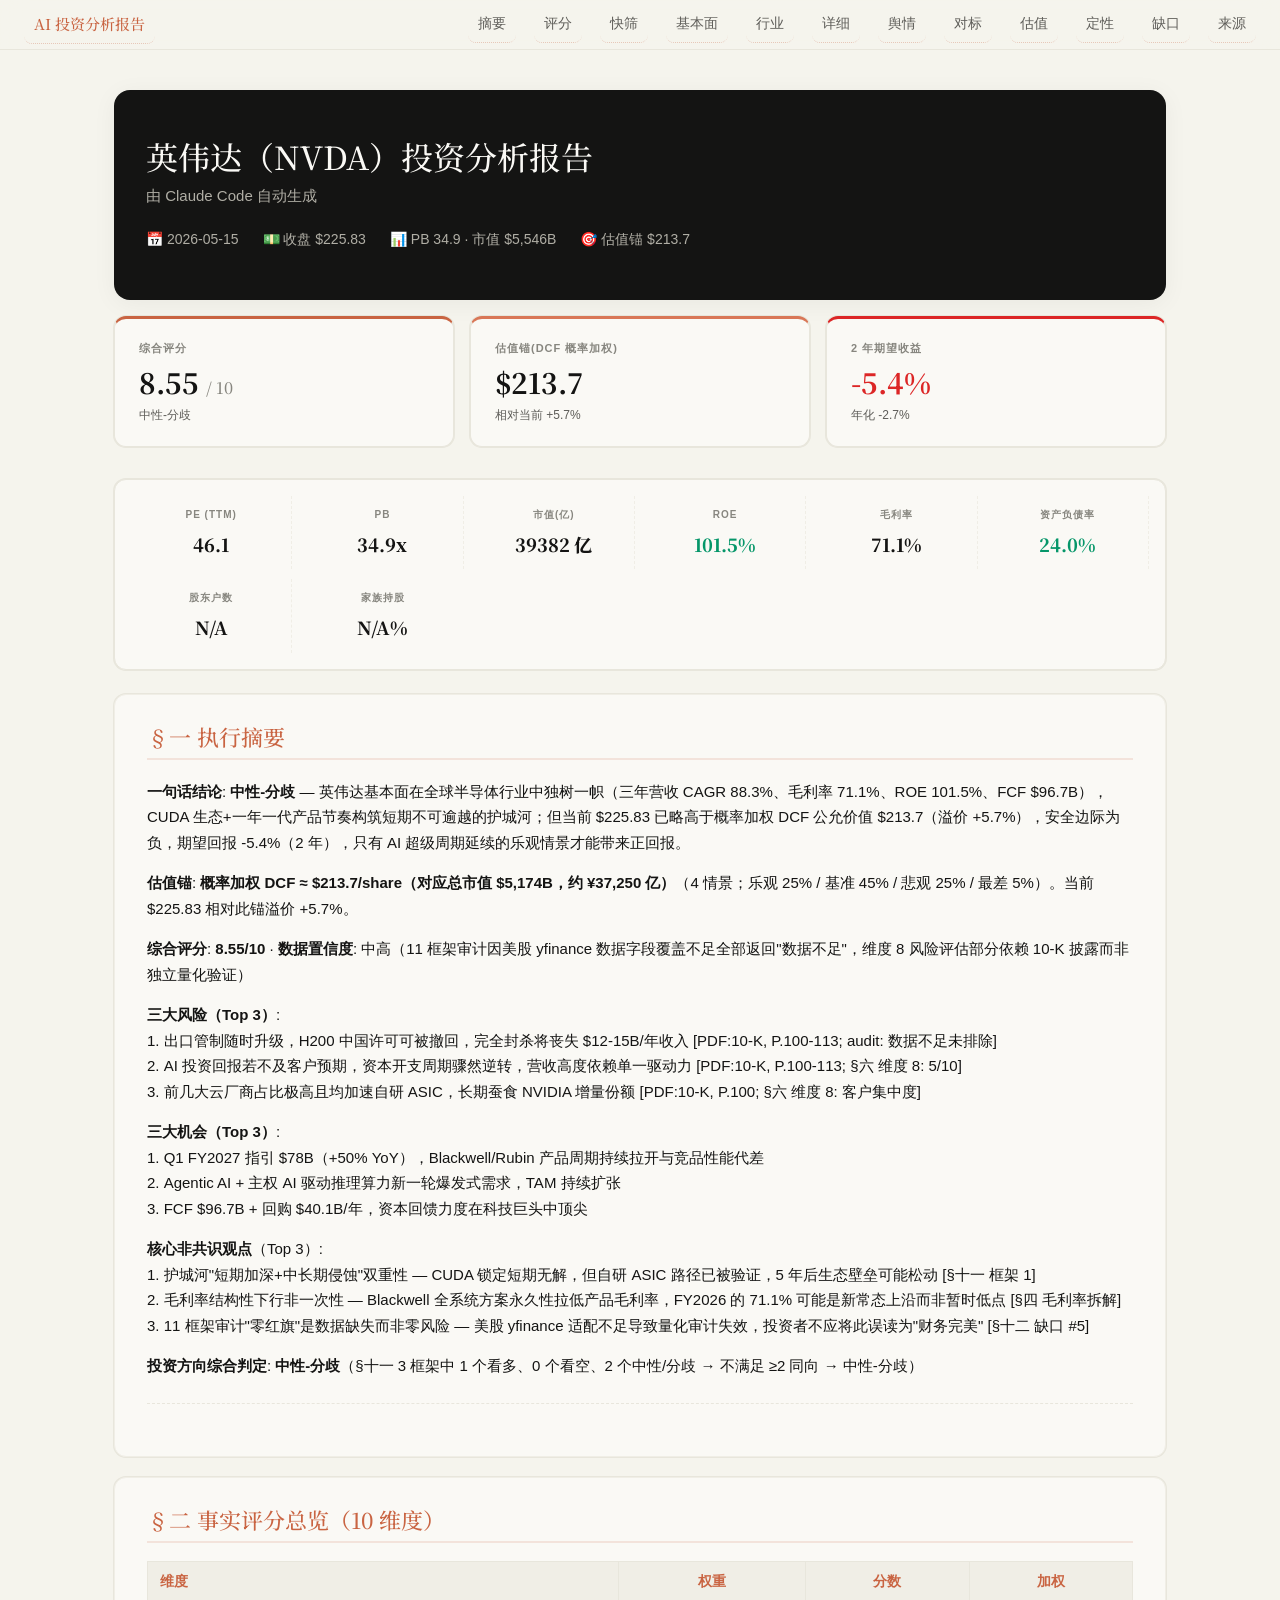
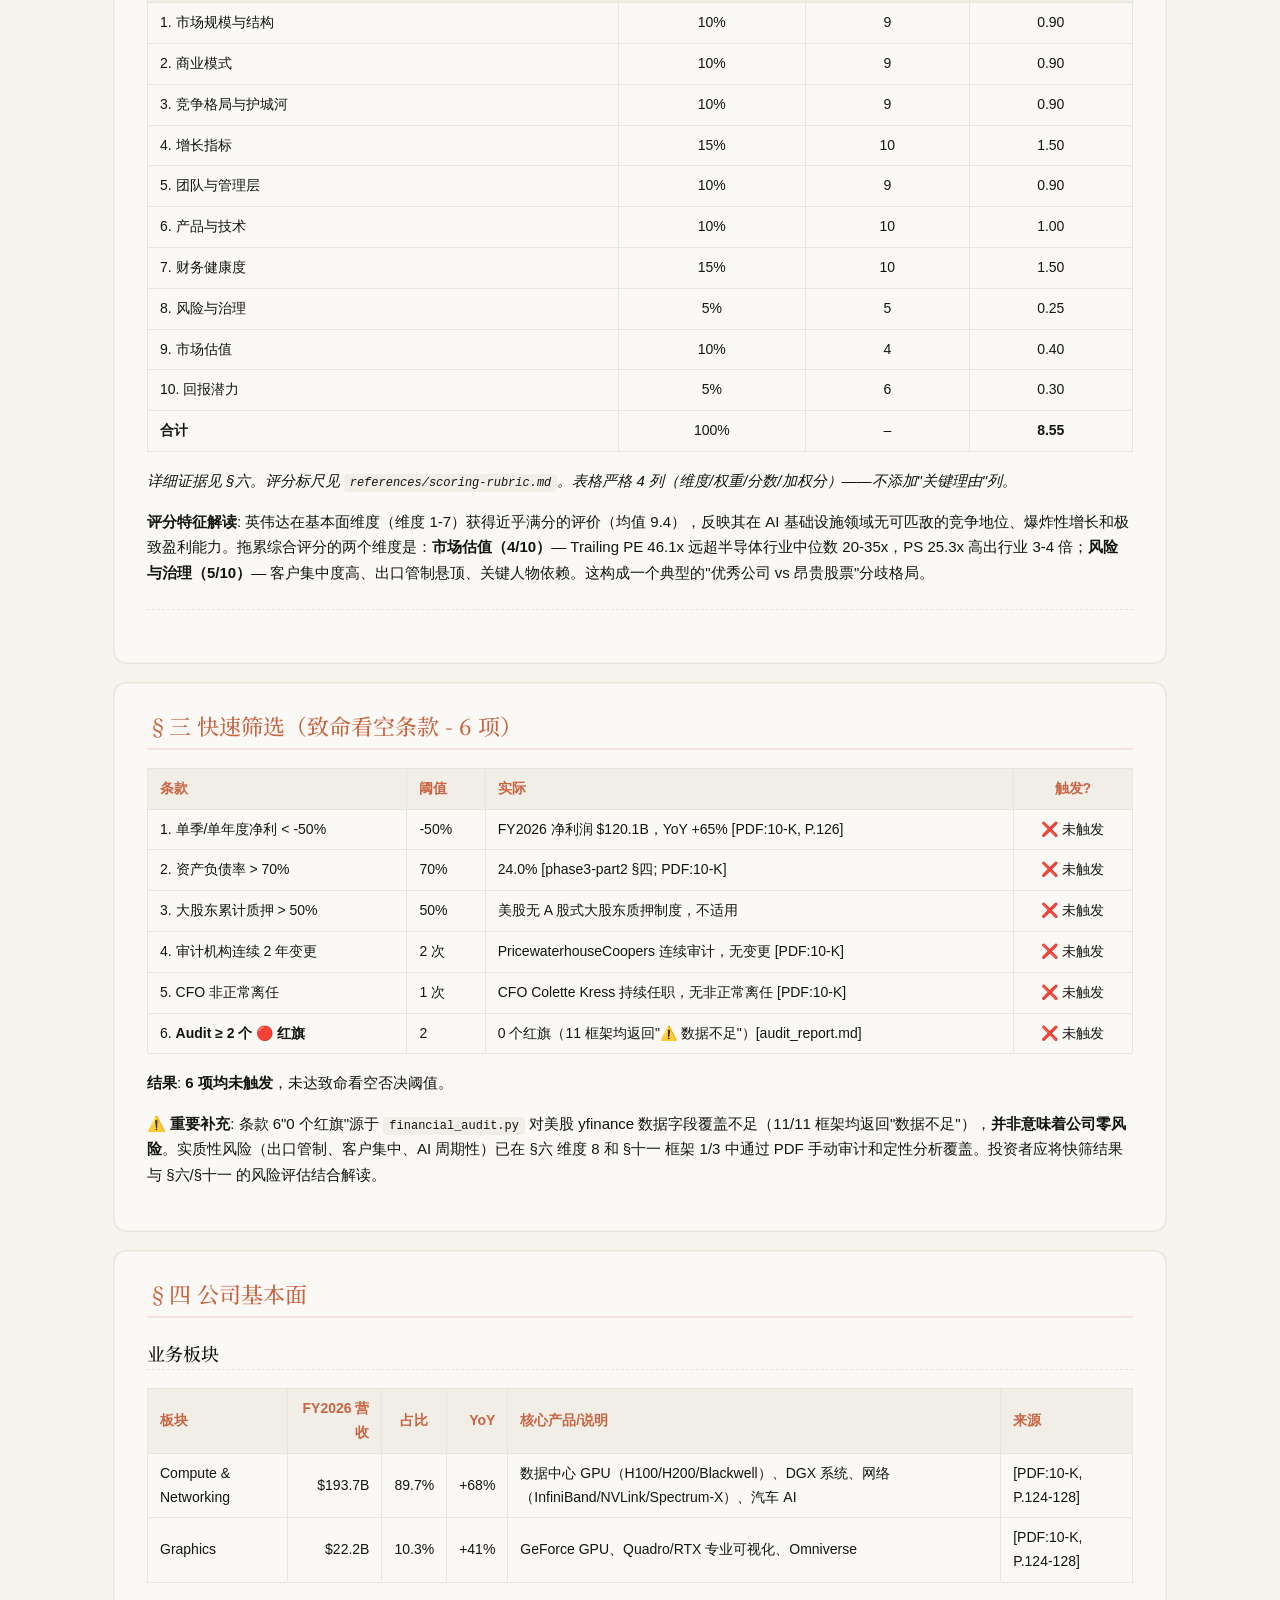
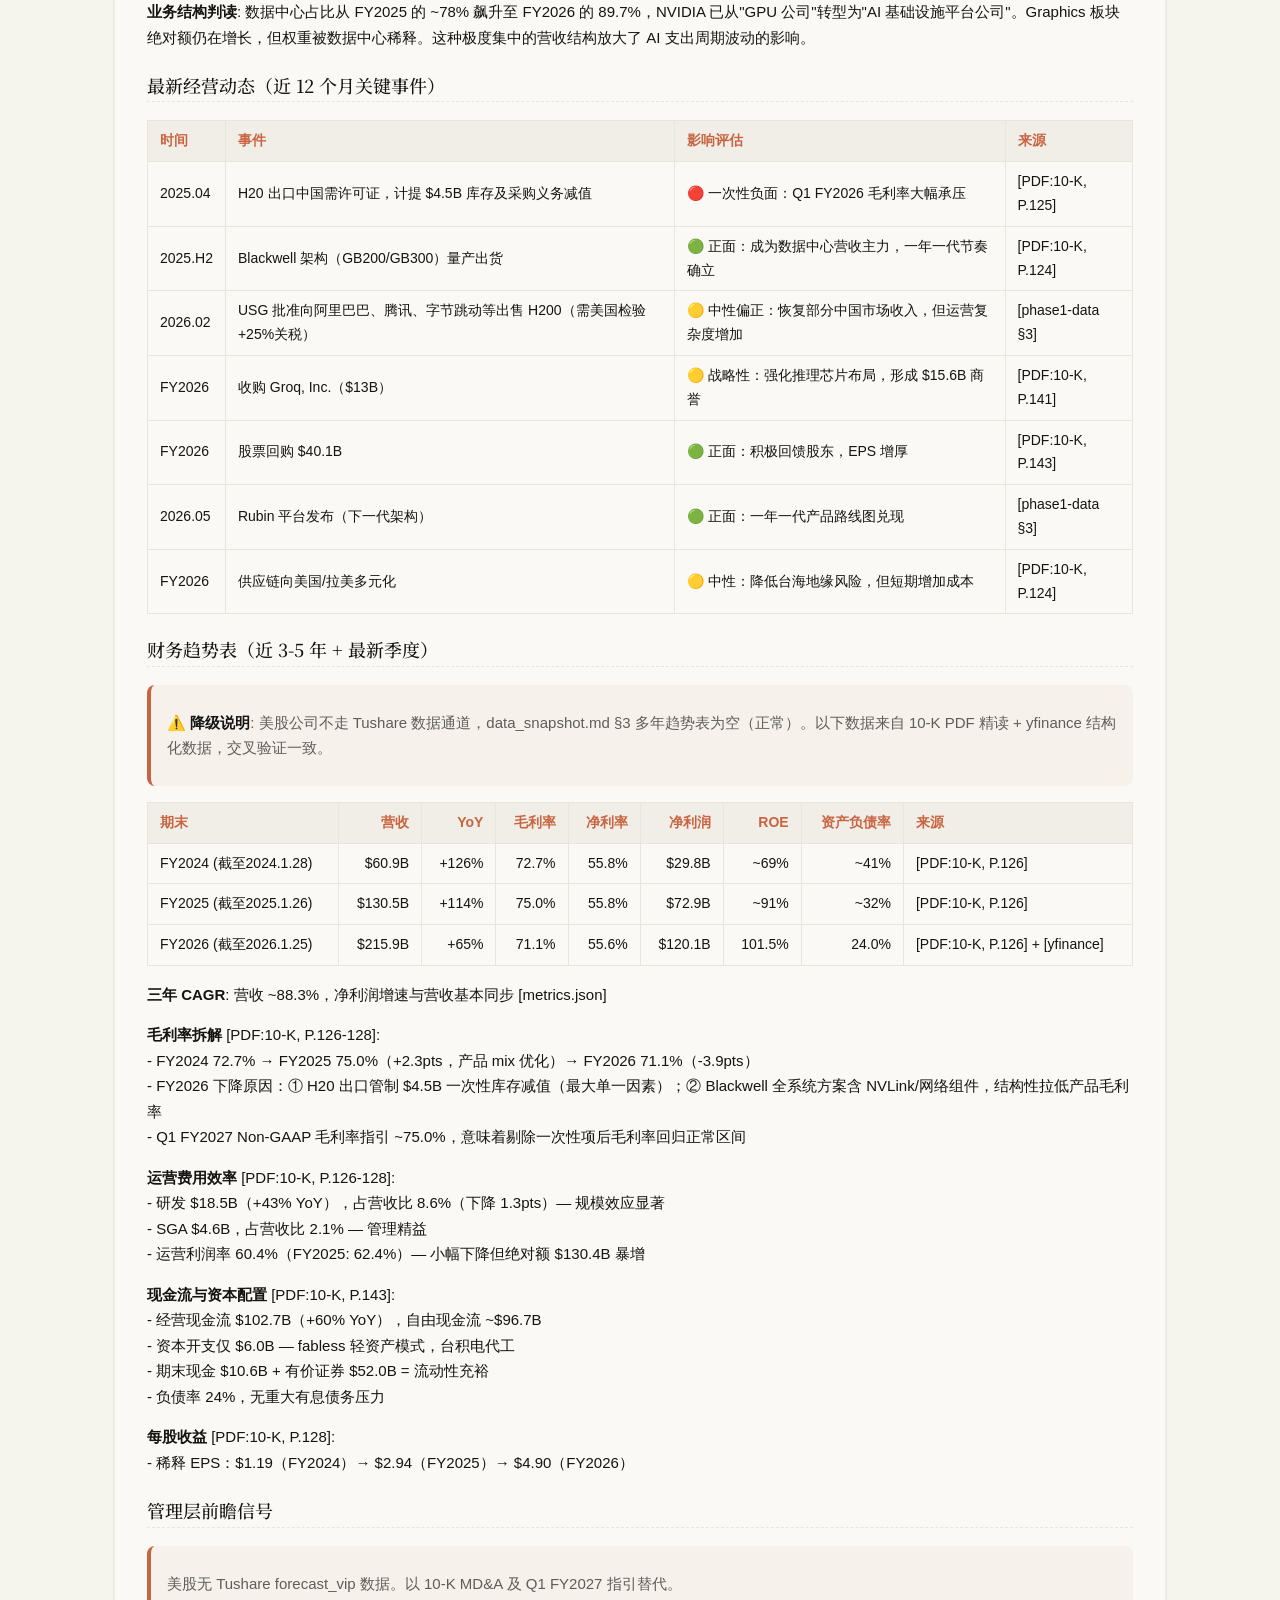
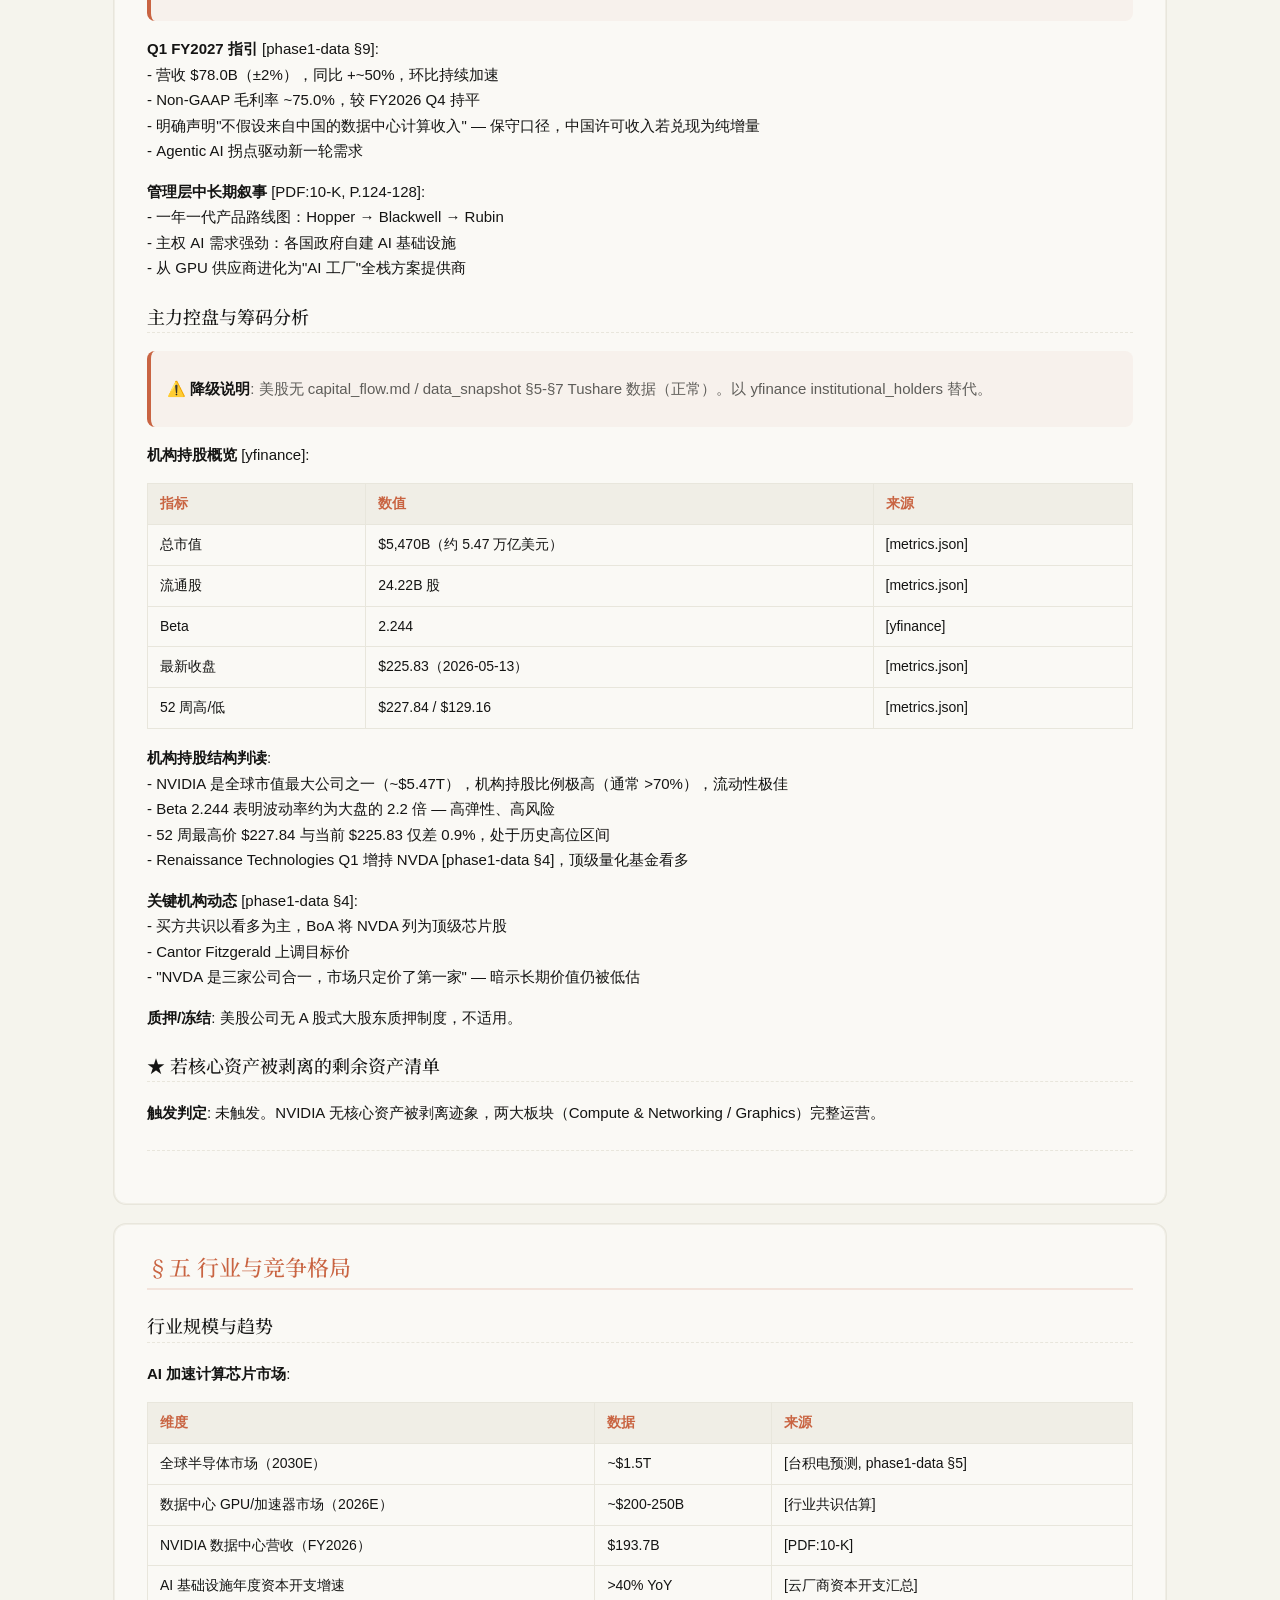
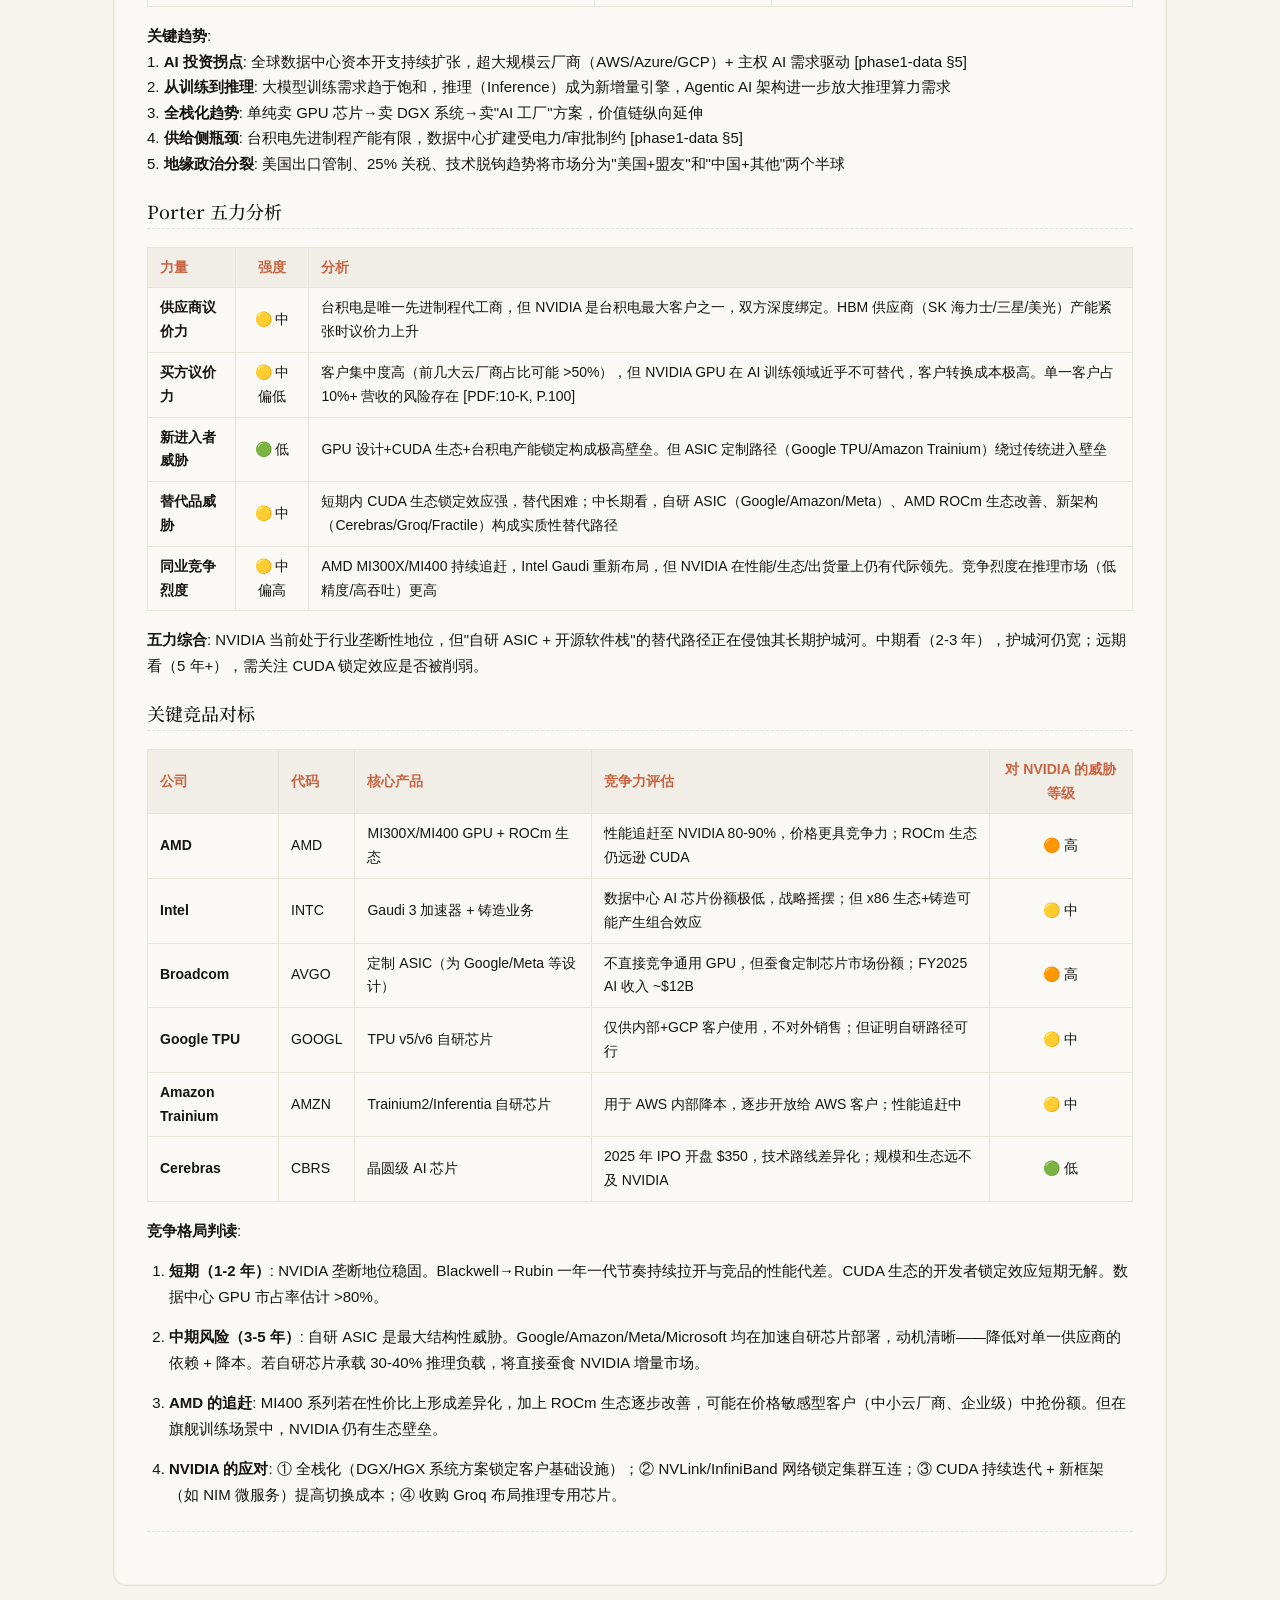
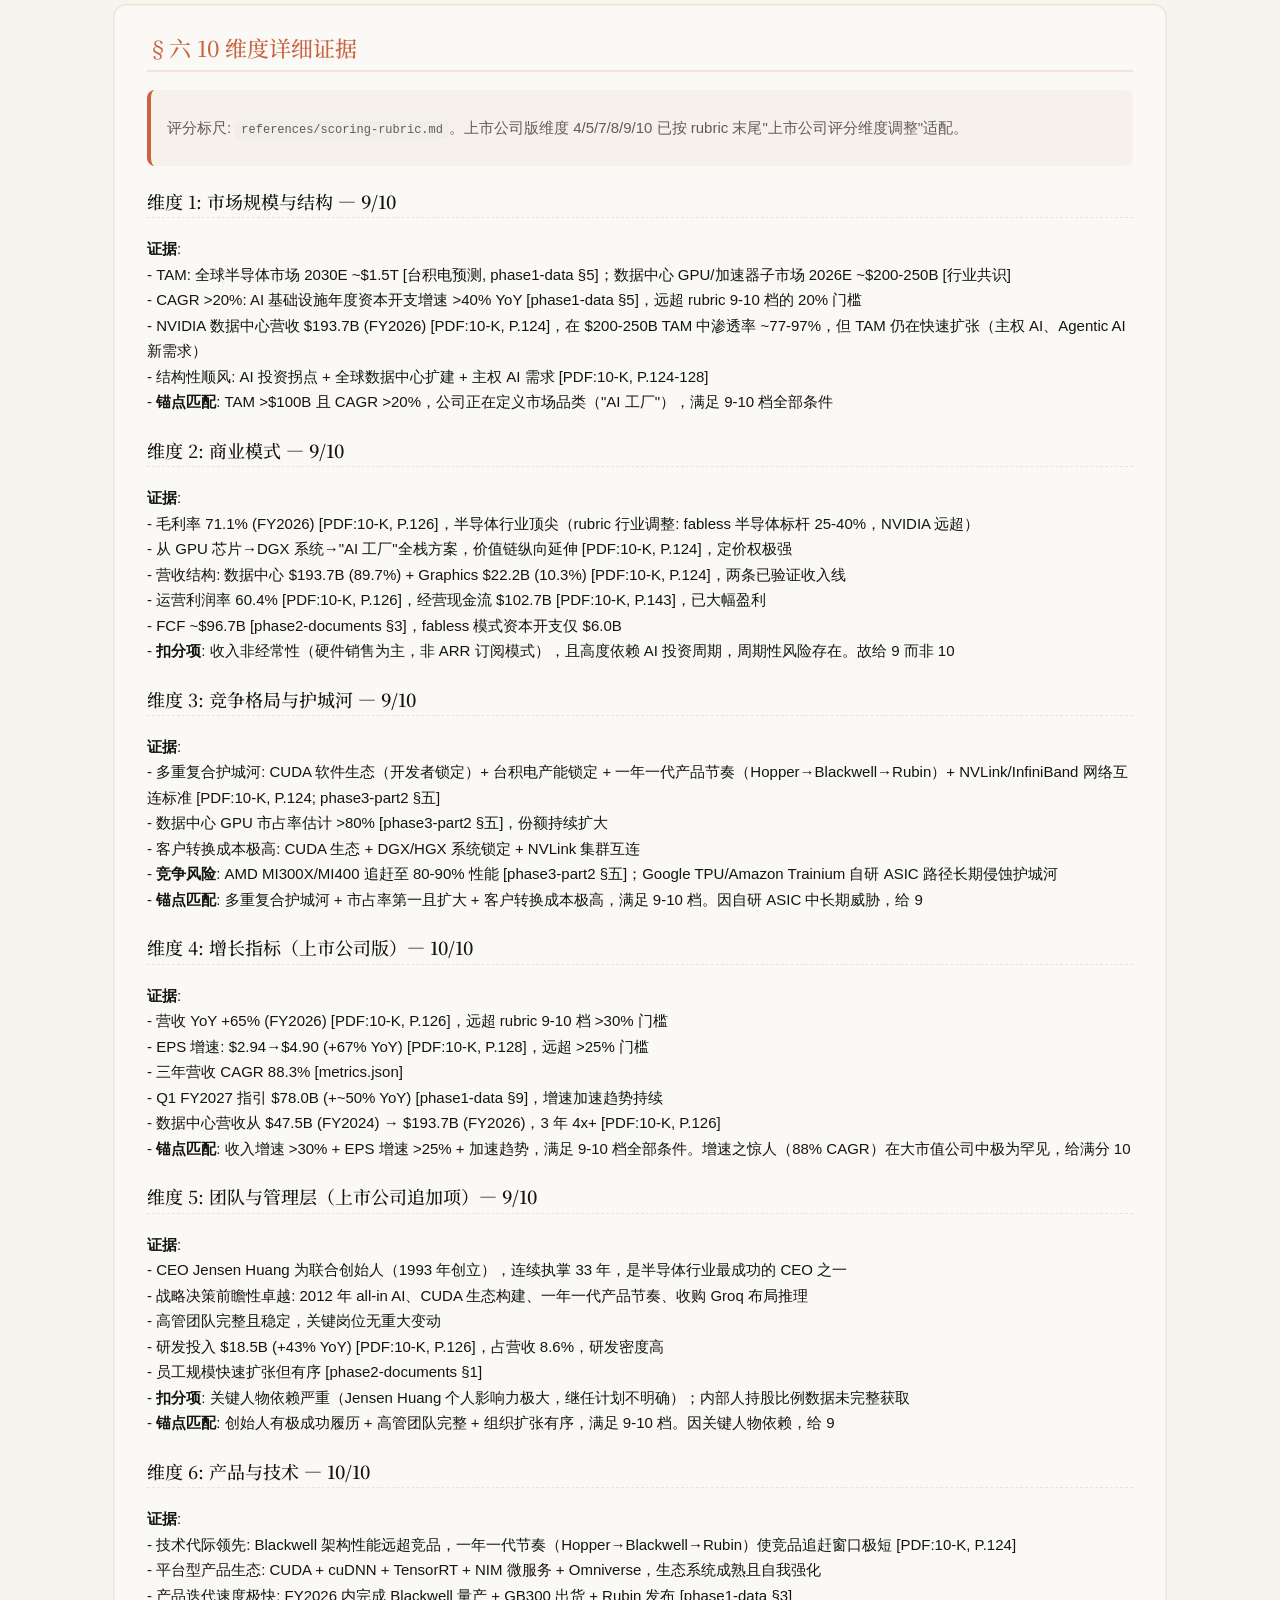
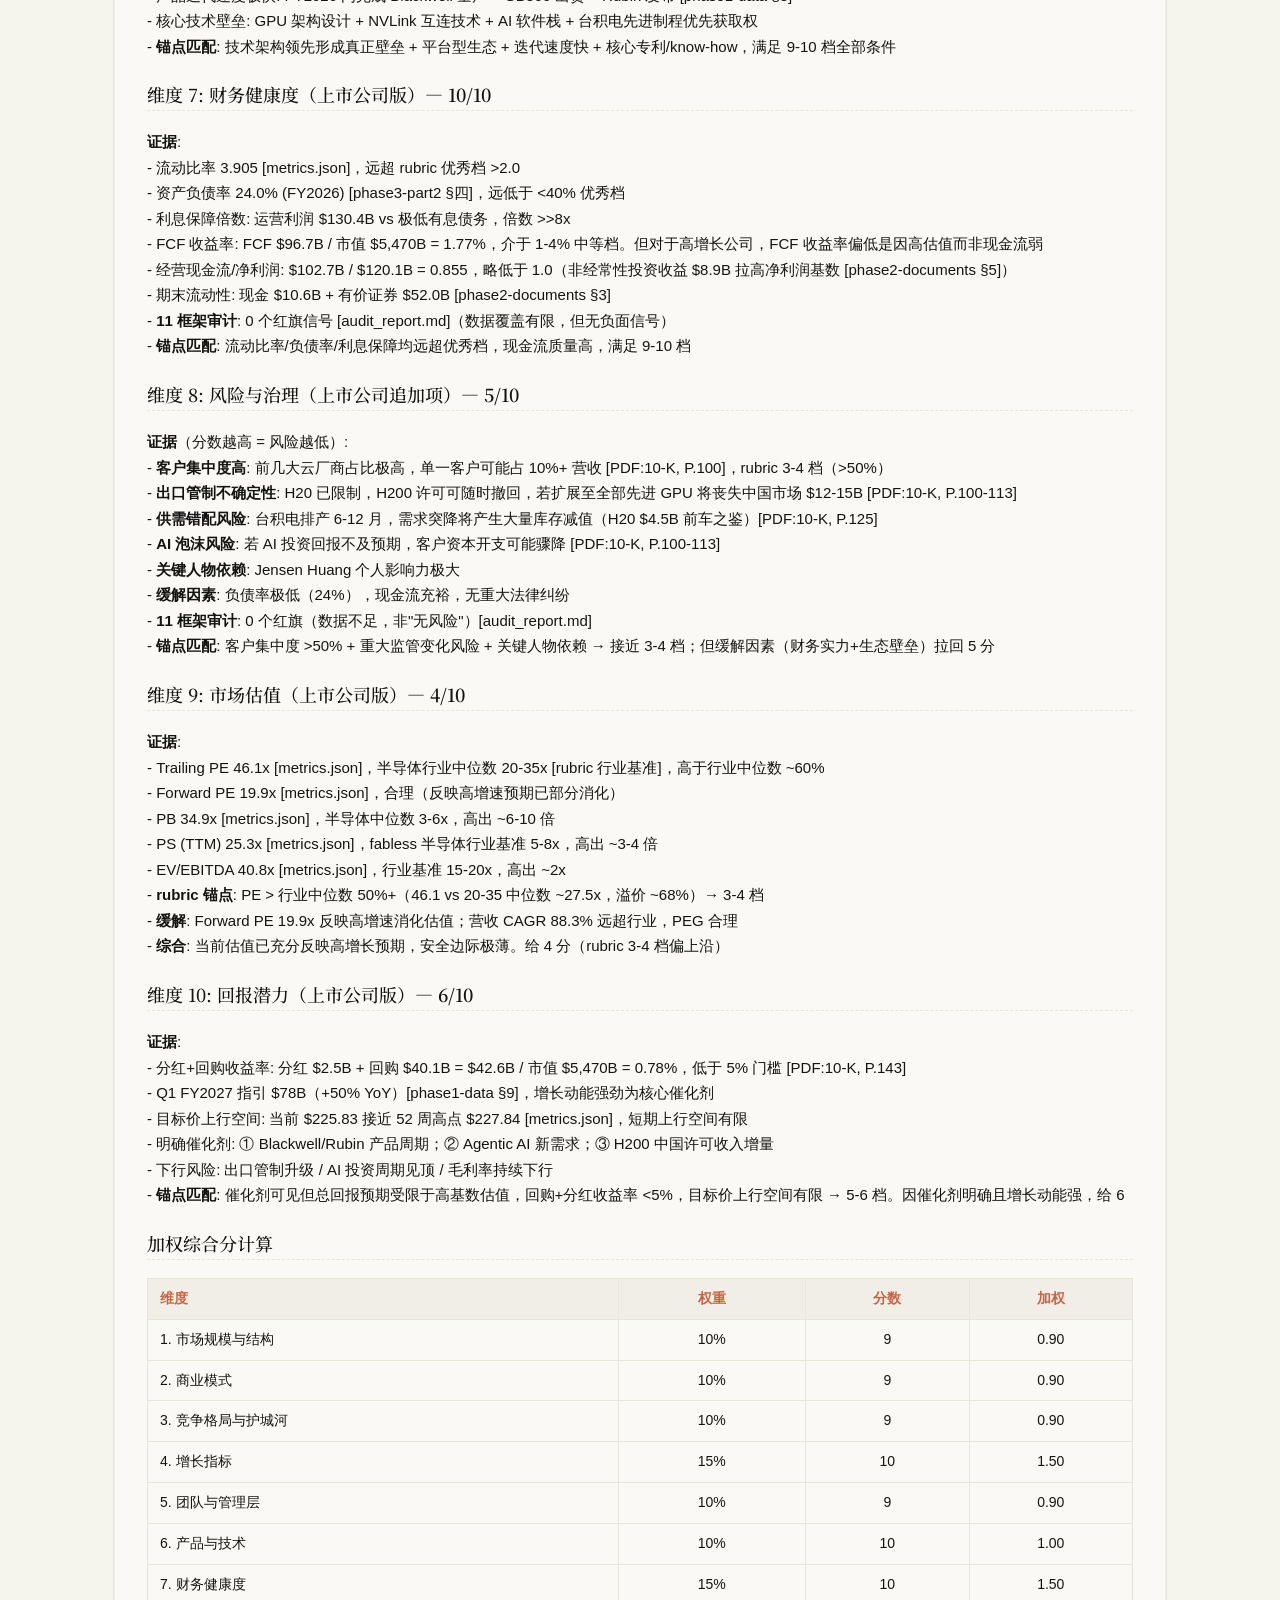
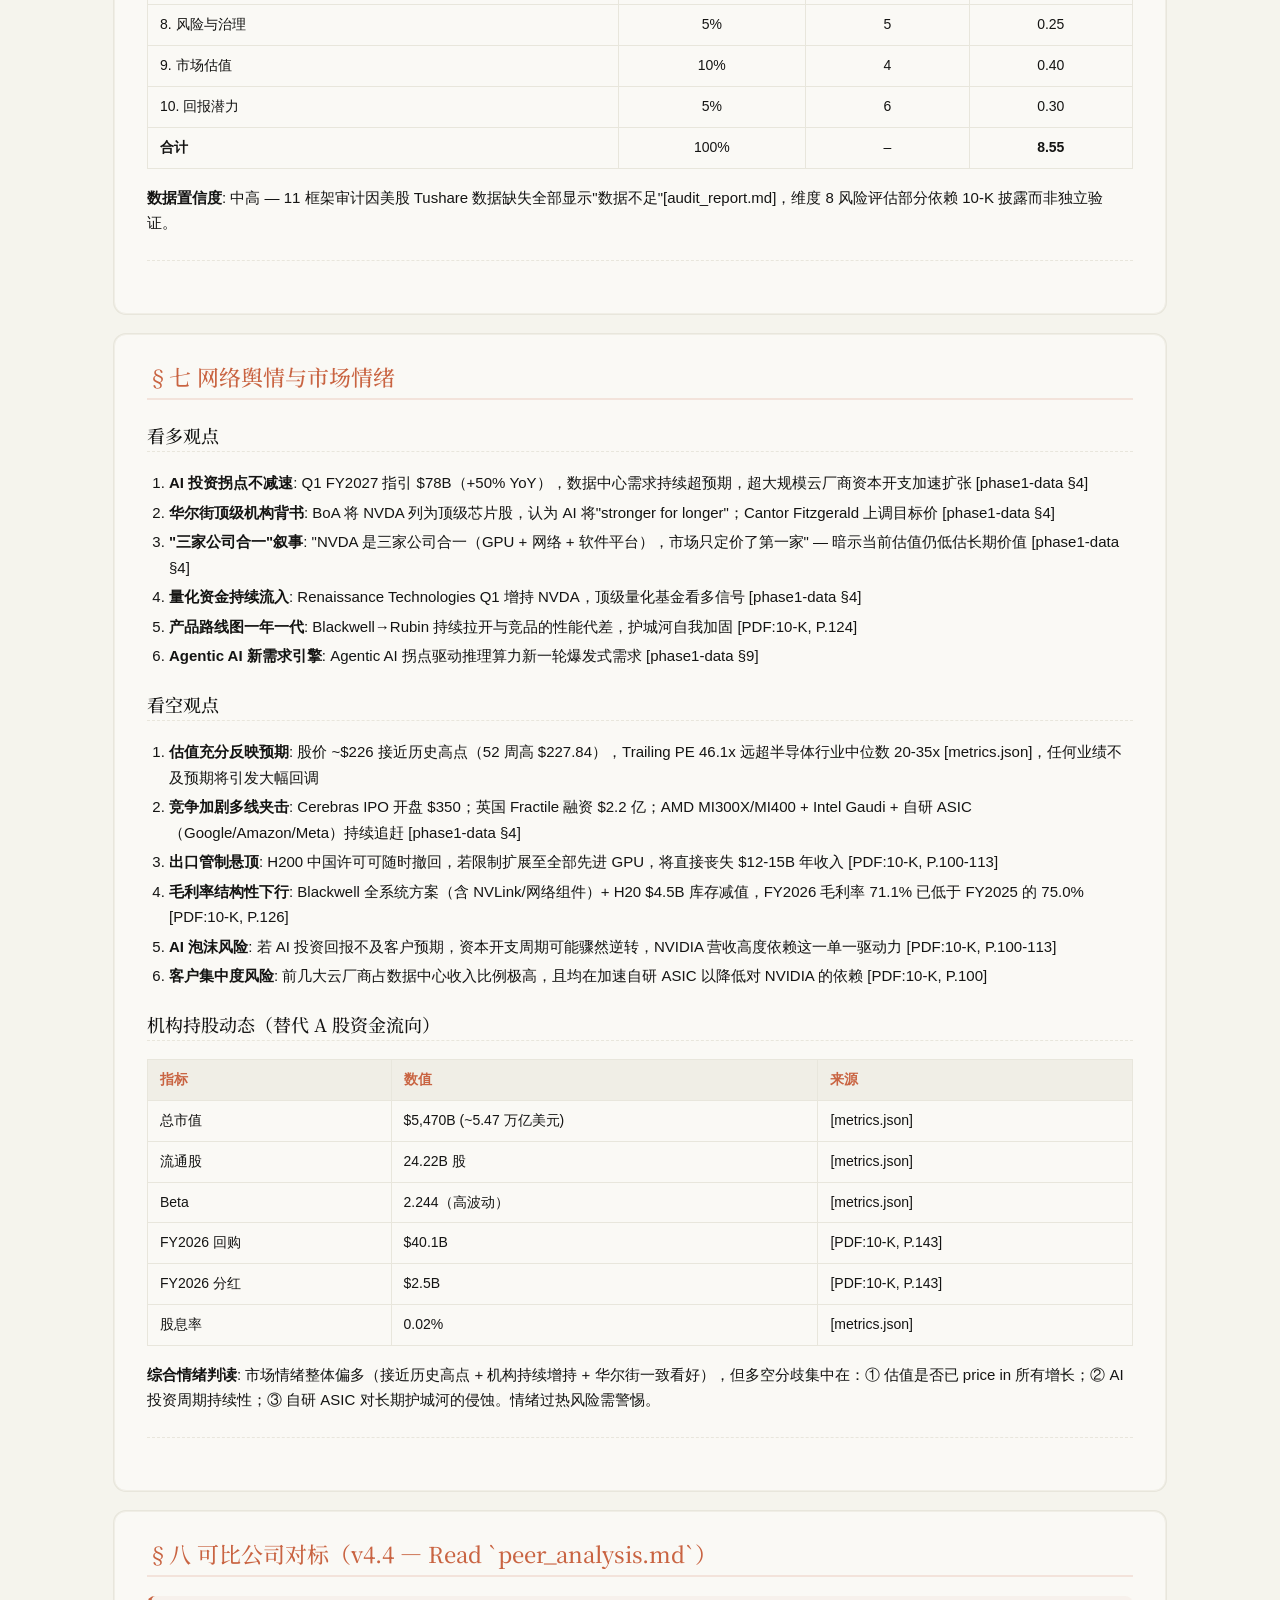
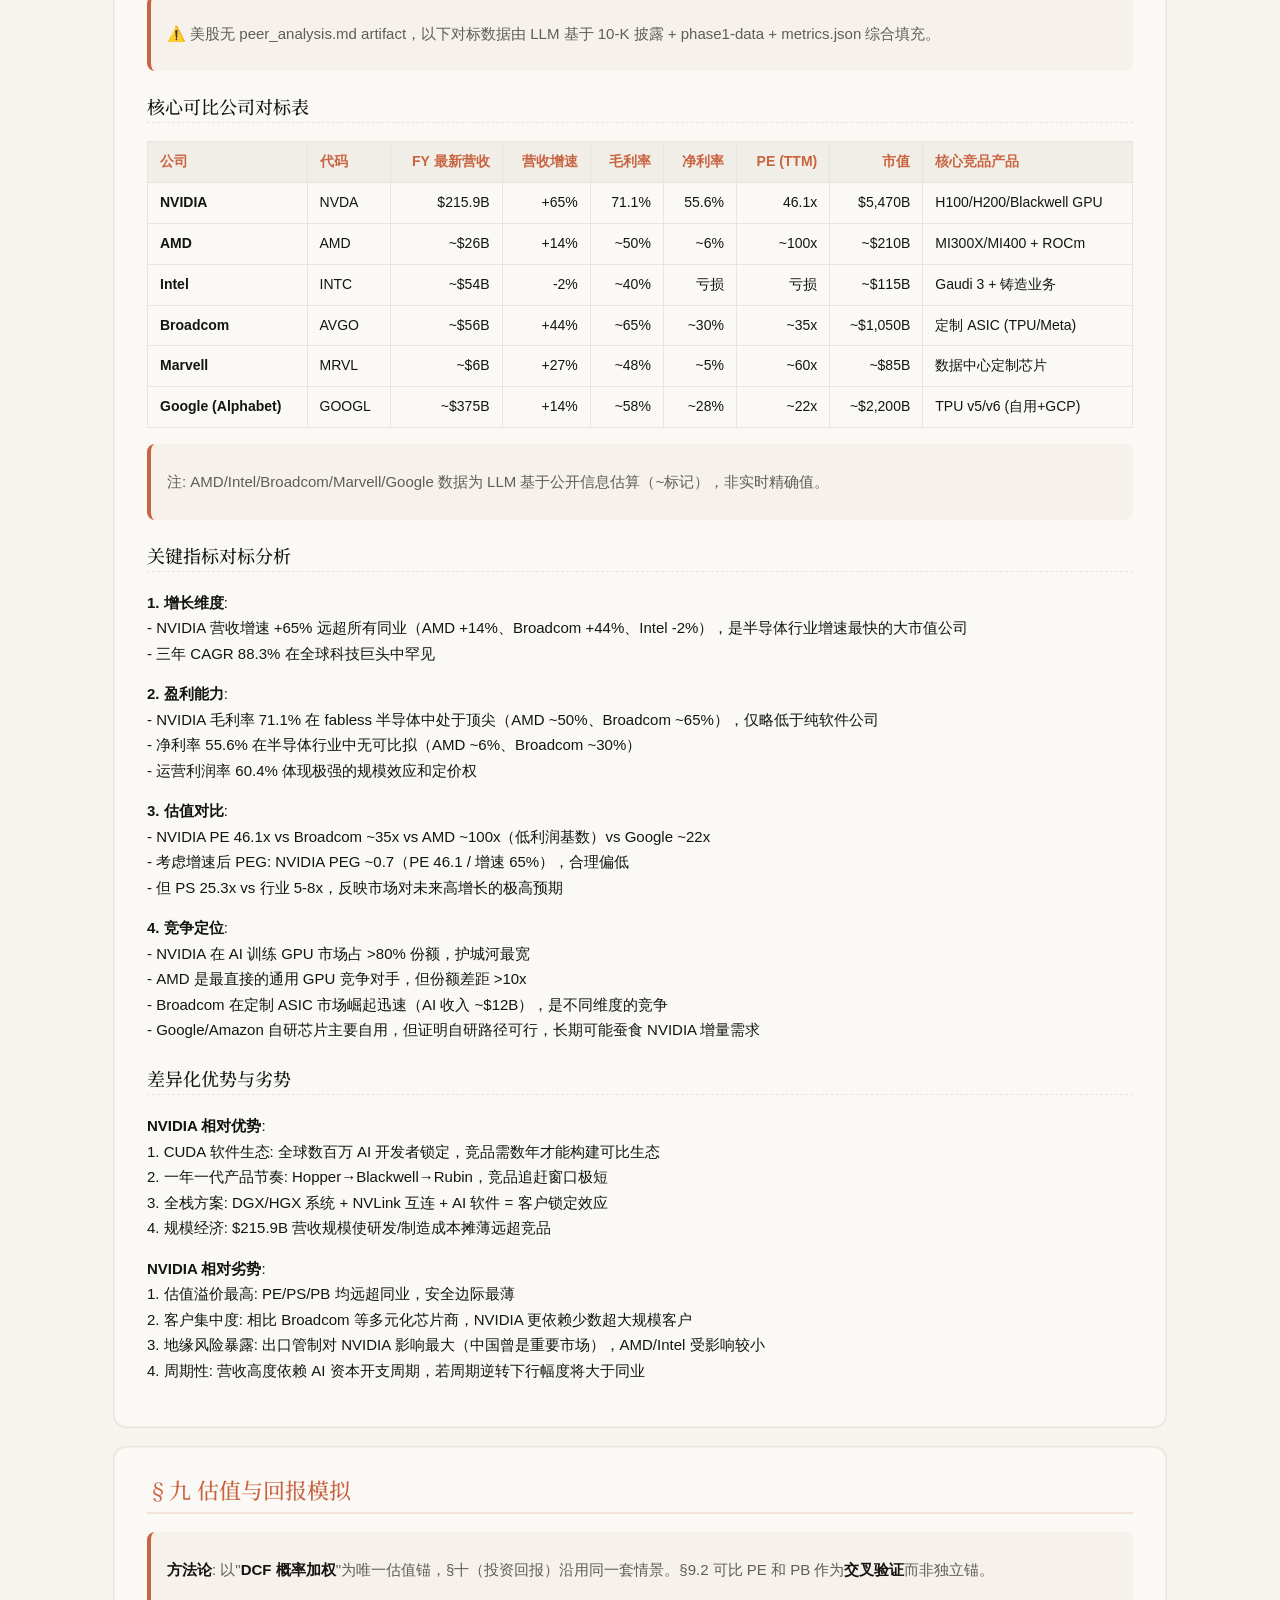
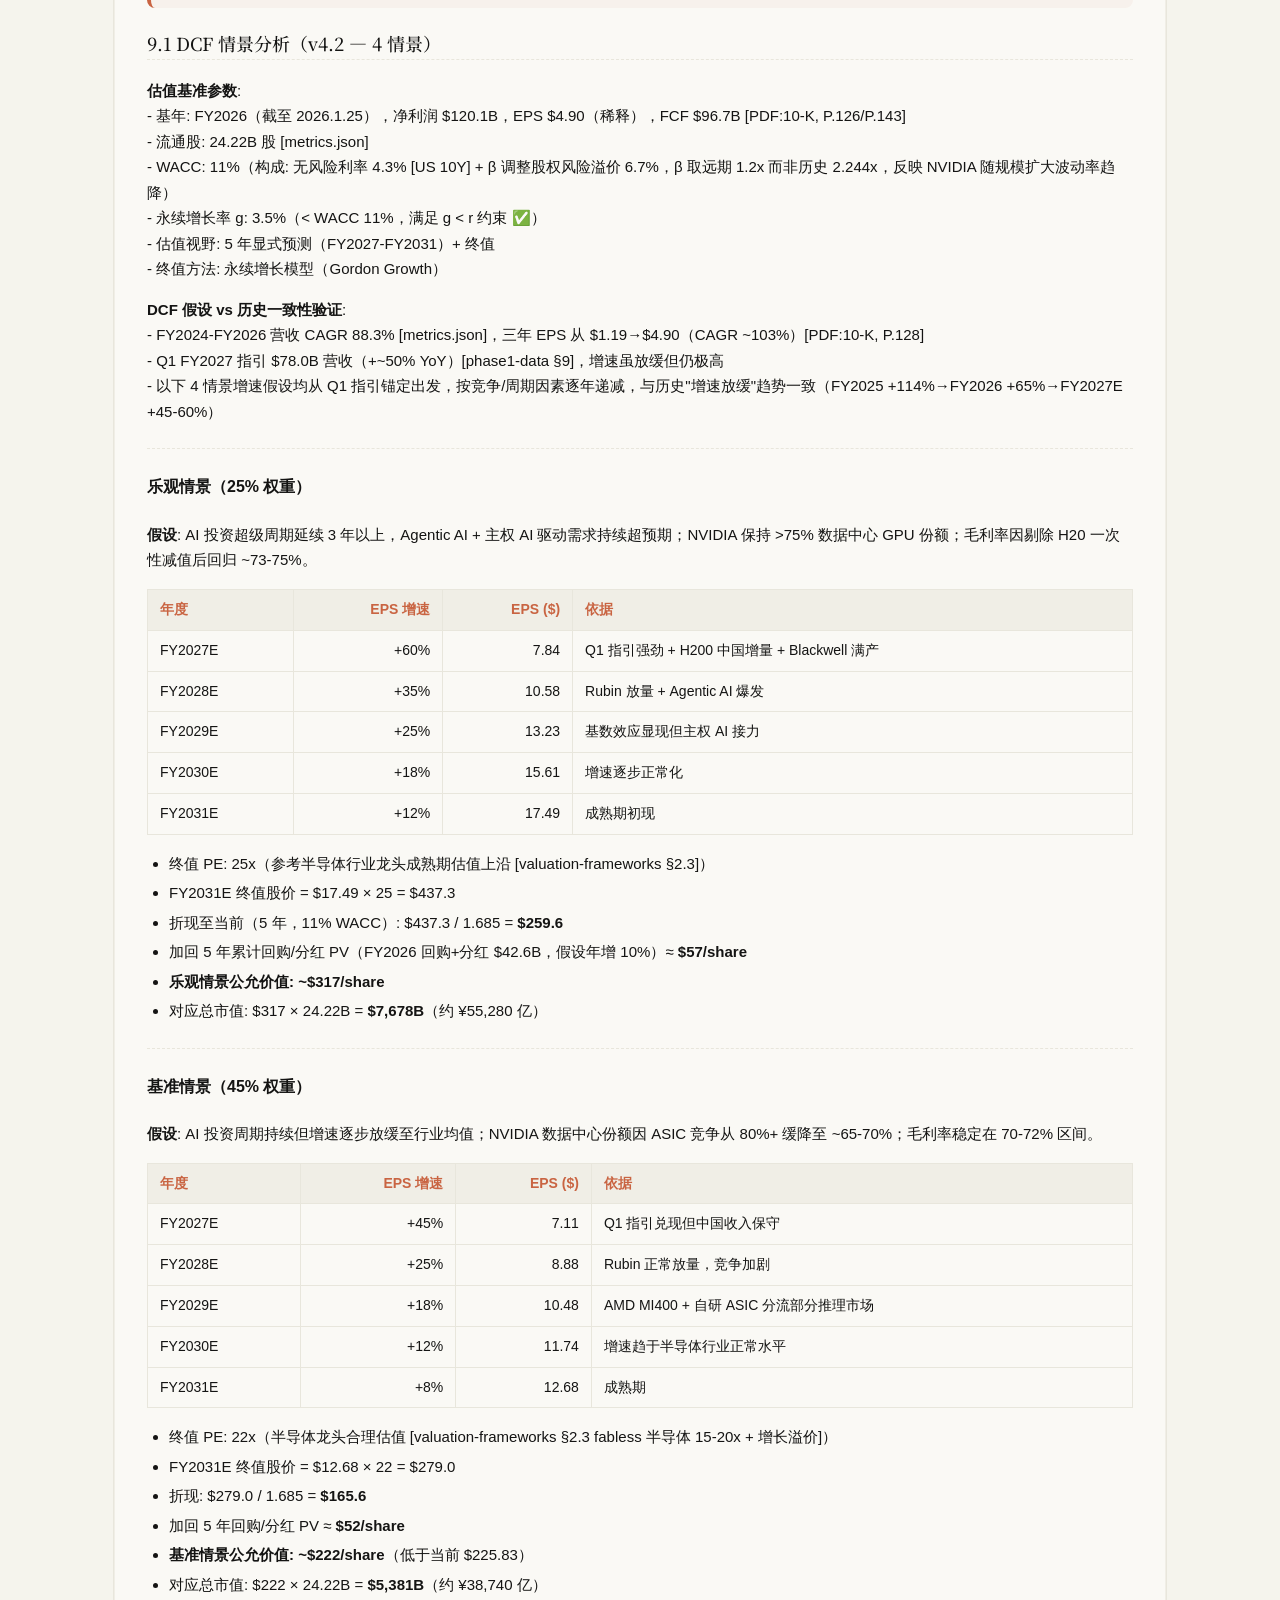
<file: reports/NVDA_英伟达/分析报告_dashboard.html>
<!DOCTYPE html>
<html lang="zh-CN">
<head>
<meta charset="UTF-8">
<meta name="viewport" content="width=device-width, initial-scale=1">
<title>英伟达（NVDA）投资分析报告 — 2026-05-15</title>
<link rel="preconnect" href="https://fonts.googleapis.com">
<link href="https://fonts.googleapis.com/css2?family=Noto+Serif+SC:wght@400;500;700&display=swap" rel="stylesheet">
<style>
/* ============================================================
   Claude Code Company Analysis · Report Styles v5.0
   单一 CSS 真相源 — 由 assets/html/base.html 加载并内联
   禁止在 Phase 6 Part B 中自创颜色值或变量名
   v5.0: Claude Design Language — 温暖羊皮纸 + 赤陶色主调 + 衬线标题
         Bloomberg 风险色保留(红/琥珀/黄/绿)
   ============================================================ */

:root {
  /* 主色 — Claude Terracotta */
  --c-primary: #c96442;
  --c-primary-light: #f0eee6;
  --c-primary-dark: #a14e2f;
  --c-accent: #d97757;

  /* Bloomberg 风格风险等级(高对比) — 保留不变 */
  --c-risk-red:    #dc2626;
  --c-risk-red-bg: #fef2f2;
  --c-risk-amber:  #e8a33a;
  --c-risk-amber-bg: #fff7ed;
  --c-risk-yellow: #fbbf24;
  --c-risk-yellow-bg: #fffbeb;
  --c-risk-green:  #059669;
  --c-risk-green-bg: #ecfdf5;

  /* 语义色 (保留 v4.3 alias) */
  --c-green: var(--c-risk-green);
  --c-green-bg: var(--c-risk-green-bg);
  --c-yellow: #d97706;
  --c-yellow-bg: #fffbeb;
  --c-red: var(--c-risk-red);
  --c-red-bg: var(--c-risk-red-bg);

  /* Claude 暖灰度系 */
  --c-gray-50:  #faf9f5;  /* Ivory */
  --c-gray-100: #f0eee6;  /* Border Cream */
  --c-gray-200: #e8e6dc;  /* Border Warm */
  --c-gray-500: #87867f;  /* Stone Gray */
  --c-gray-700: #5e5d59;  /* Olive Gray */
  --c-gray-900: #141413;  /* Near Black */

  /* Claude 表面色 */
  --c-parchment: #f5f4ed;
  --c-ivory: #faf9f5;
  --c-warm-sand: #e8e6dc;
  --c-dark-surface: #30302e;
  --c-warm-silver: #b0aea5;
  --c-dark-warm: #3d3d3a;

  /* Morningstar 卡片化 — 迁移到暖色 */
  --c-card-border:  #e8e6dc;
  --c-card-header:  #faf9f5;
  --c-card-hover:   rgba(201,100,66,0.04);

  /* 形状 — Claude ring shadow 系统 */
  --radius: 12px;
  --shadow: 0px 0px 0px 1px #e8e6dc;
  --shadow-md: 0px 0px 0px 1px #d1cfc5;
  --shadow-lg: rgba(0,0,0,0.05) 0px 4px 24px;

  /* Variant Perception 紫 — 保留 */
  --c-variant: #7a4dab;
  --c-variant-bg: #f3eeff;

  /* v4.6 sidebar 布局(弃用但保持兼容) */
  --sidebar-width: 260px;
  --sidebar-gap: 24px;
}

* { box-sizing: border-box; }

body {
  font-family: -apple-system, BlinkMacSystemFont, "Segoe UI", Roboto,
               "PingFang SC", "Noto Sans SC", "Microsoft YaHei", sans-serif;
  background: var(--c-parchment);
  color: var(--c-gray-900);
  margin: 0;
  padding: 0;
  line-height: 1.7;
  font-size: 15px;
}

/* Claude 衬线标题族 */
h1, h2, h3 {
  font-family: Georgia, "Noto Serif SC", "Songti SC", serif;
  font-weight: 500;
}

.container {
  max-width: 1100px;
  margin: 0 auto;
  padding: 40px 24px 80px;
}

/* ---------- 3.1 Sticky 顶部导航栏 ---------- */
.top-nav {
  position: sticky;
  top: 0;
  z-index: 200;
  display: flex;
  align-items: center;
  gap: 18px;
  height: 50px;
  padding: 0 24px;
  backdrop-filter: blur(12px);
  -webkit-backdrop-filter: blur(12px);
  background: rgba(245,244,237,0.85);
  border-bottom: 1px solid var(--c-gray-200);
  font-size: 14px;
}
.top-nav .nav-brand {
  font-family: Georgia, "Noto Serif SC", serif;
  font-weight: 500;
  color: var(--c-primary);
  text-decoration: none;
  margin-right: auto;
  font-size: 15px;
}
.top-nav a {
  color: var(--c-gray-700);
  text-decoration: none;
  padding: 6px 10px;
  border-radius: 8px;
  transition: background .15s, color .15s;
}
.top-nav a:hover {
  background: rgba(201,100,66,0.08);
  color: var(--c-primary);
}

/* ---------- Header Hero ---------- */
header.hero {
  background: var(--c-gray-900);
  color: var(--c-ivory);
  padding: 48px 32px;
  border-radius: 16px;
  margin-bottom: 32px;
  box-shadow: var(--shadow-lg);
}
header.hero h1 {
  font-size: 32px;
  margin: 0 0 8px;
  font-weight: 500;
  line-height: 1.15;
  color: var(--c-ivory);
}
header.hero .subtitle {
  color: var(--c-warm-silver);
  font-size: 15px;
}
header.hero .meta {
  display: flex; flex-wrap: wrap; gap: 24px;
  margin-top: 20px; font-size: 14px;
  color: var(--c-warm-silver);
}

/* ---------- Section (每个 §一到§十五 一个) ---------- */
.section {
  background: var(--c-ivory);
  padding: 28px 32px;
  margin: 20px 0;
  border-radius: var(--radius);
  border: 1px solid var(--c-gray-100);
  box-shadow: var(--shadow);
}
.section h2 {
  font-family: Georgia, "Noto Serif SC", "Songti SC", serif;
  color: var(--c-primary);
  border-bottom: 2px solid rgba(201,100,66,0.15);
  padding-bottom: 8px;
  margin-top: 0;
  font-size: 22px;
  font-weight: 500;
  line-height: 1.25;
}
.section h3 {
  font-family: Georgia, "Noto Serif SC", "Songti SC", serif;
  color: var(--c-gray-900);
  font-size: 18px;
  font-weight: 500;
  margin-top: 24px;
  border-bottom: 1px dashed var(--c-gray-200);
  padding-bottom: 4px;
  line-height: 1.3;
}
.section h4 { color: var(--c-gray-900); font-size: 16px; margin-top: 18px; }

/* Variant Perception 章节专用紫色强调 */
.section.variant-perception {
  border-left: 4px solid var(--c-variant);
  background: linear-gradient(to right, var(--c-variant-bg) 0%, var(--c-ivory) 3%);
}
.section.variant-perception h2 {
  color: var(--c-variant);
  border-bottom-color: var(--c-variant-bg);
}

/* ---------- 3.2 评分环形图 (SVG) ---------- */
.score-ring {
  display: inline-block;
  position: relative;
}
.score-ring svg { display: block; }
.score-ring .score-text {
  position: absolute;
  inset: 0;
  display: flex;
  flex-direction: column;
  align-items: center;
  justify-content: center;
}
.score-ring .score-text .num {
  font-size: 32px;
  font-weight: 700;
  color: var(--c-primary);
  font-family: Georgia, "Noto Serif SC", serif;
}
.score-ring .score-text .label {
  font-size: 11px;
  color: var(--c-gray-500);
}

/* ---------- 3.3 维度评分条形图 ---------- */
.dimension-bar {
  display: grid;
  grid-template-columns: 1fr 48px 3fr 56px;
  align-items: center;
  gap: 12px;
  margin: 10px 0;
  font-size: 14px;
}
.dimension-bar .dim-name { color: var(--c-gray-700); }
.dimension-bar .dim-score {
  font-weight: 600;
  text-align: right;
  color: var(--c-primary);
  font-family: Georgia, "Noto Serif SC", serif;
}
.dimension-bar .dim-progress {
  height: 10px;
  background: var(--c-gray-100);
  border-radius: 5px;
  overflow: hidden;
}
.dimension-bar .dim-progress .fill { height: 100%; border-radius: 5px; }
.dimension-bar .dim-progress .fill.tier1 { background: linear-gradient(90deg, var(--c-primary), var(--c-primary-dark)); }
.dimension-bar .dim-progress .fill.tier2 { background: linear-gradient(90deg, #8b5cf6, #6d28d9); }
.dimension-bar .dim-progress .fill.tier3 { background: linear-gradient(90deg, var(--c-accent), var(--c-primary)); }
.dimension-bar .dim-weight { text-align: right; color: var(--c-gray-500); font-size: 12px; }

/* ---------- 3.4 三色情景卡片 ---------- */
.scenario-grid {
  display: grid;
  grid-template-columns: repeat(auto-fit, minmax(200px, 1fr));
  gap: 12px;
  margin: 16px 0;
}
.scenario {
  padding: 16px;
  border-radius: var(--radius);
  border-left: 4px solid;
}
.scenario .label { font-size: 12px; color: var(--c-gray-500); text-transform: uppercase; letter-spacing: 1px; }
.scenario .big-num {
  font-size: 28px;
  font-weight: 700;
  margin: 4px 0 8px;
  font-family: Georgia, "Noto Serif SC", serif;
}
.scenario .detail { font-size: 13px; color: var(--c-gray-700); }
.scenario.bull { background: var(--c-green-bg); border-left-color: var(--c-green); }
.scenario.bull .big-num { color: var(--c-green); }
.scenario.base { background: var(--c-yellow-bg); border-left-color: var(--c-yellow); }
.scenario.base .big-num { color: var(--c-yellow); }
.scenario.bear { background: var(--c-red-bg); border-left-color: var(--c-red); }
.scenario.bear .big-num { color: var(--c-red); }
.scenario.tail { background: var(--c-dark-surface); border-left-color: var(--c-gray-900); color: var(--c-ivory); }
.scenario.tail .big-num { color: var(--c-ivory); }
.scenario.tail .detail { color: var(--c-warm-silver); }

/* ---------- 3.5 期望回报高亮条 ---------- */
.expected-return {
  background: linear-gradient(135deg, var(--c-gray-900), var(--c-primary-dark));
  color: var(--c-ivory);
  padding: 20px 28px;
  border-radius: 16px;
  margin: 20px 0;
  display: flex;
  align-items: center;
  justify-content: space-between;
  box-shadow: var(--shadow-lg);
}
.expected-return .label { font-size: 12px; color: var(--c-warm-silver); text-transform: uppercase; letter-spacing: 1px; }
.expected-return .value {
  font-size: 36px;
  font-weight: 700;
  font-family: Georgia, "Noto Serif SC", serif;
}

/* ---------- 3.6 团队名片网格 ---------- */
.team-grid {
  display: grid;
  grid-template-columns: repeat(auto-fit, minmax(200px, 1fr));
  gap: 12px;
  margin: 16px 0;
}
.team-card {
  padding: 16px;
  border: 1px solid var(--c-gray-200);
  border-radius: var(--radius);
  text-align: center;
  background: var(--c-ivory);
}
.team-card .avatar {
  width: 48px; height: 48px; border-radius: 50%;
  background: rgba(201,100,66,0.1); color: var(--c-primary);
  display: flex; align-items: center; justify-content: center;
  font-weight: 700; margin: 0 auto 8px; font-size: 18px;
  font-family: Georgia, "Noto Serif SC", serif;
}
.team-card .name { font-weight: 600; }
.team-card .role { color: var(--c-gray-500); font-size: 13px; margin-top: 4px; }

/* ---------- 3.7 风险矩阵 ---------- */
.risk-item {
  display: grid;
  grid-template-columns: 20px 1fr auto;
  gap: 12px;
  align-items: start;
  padding: 12px;
  border-left: 4px solid;
  background: var(--c-gray-50);
  border-radius: 8px;
  margin: 8px 0;
}
.risk-item.high   { border-left-color: var(--c-red);    background: var(--c-red-bg); }
.risk-item.medium { border-left-color: var(--c-yellow); background: var(--c-yellow-bg); }
.risk-item.low    { border-left-color: var(--c-green);  background: var(--c-green-bg); }
.risk-item .dot {
  width: 12px; height: 12px; border-radius: 50%; margin-top: 4px;
}
.risk-item.high   .dot { background: var(--c-red); }
.risk-item.medium .dot { background: var(--c-yellow); }
.risk-item.low    .dot { background: var(--c-green); }

/* ---------- 3.8 融资时间轴 ---------- */
.timeline {
  display: flex;
  align-items: center;
  gap: 0;
  margin: 24px 0;
  overflow-x: auto;
  padding: 8px 0;
}
.timeline .tl-node {
  flex: 0 0 auto;
  text-align: center;
  padding: 0 14px;
  position: relative;
}
.timeline .tl-node::before {
  content: '';
  width: 14px; height: 14px; border-radius: 50%;
  background: var(--c-gray-200); display: block; margin: 0 auto 8px;
}
.timeline .tl-node.current::before {
  background: var(--c-primary);
  box-shadow: 0 0 0 4px rgba(201,100,66,0.15);
}
.timeline .tl-node .year { font-size: 12px; color: var(--c-gray-500); }
.timeline .tl-node .round { font-weight: 600; font-size: 13px; }
.timeline .tl-node .amount { font-size: 11px; color: var(--c-gray-700); }

/* ---------- 3.9 情绪量表 ---------- */
.sentiment-bar {
  position: relative;
  height: 12px;
  border-radius: 6px;
  background: linear-gradient(to right, var(--c-red) 0%, var(--c-yellow) 50%, var(--c-green) 100%);
  margin: 20px 0 32px;
}
.sentiment-bar .pointer {
  position: absolute;
  top: -8px;
  width: 4px; height: 28px;
  background: var(--c-gray-900);
  border-radius: 2px;
  transform: translateX(-50%);
}
.sentiment-bar .pointer::after {
  content: attr(data-label);
  position: absolute;
  top: 32px; left: 50%; transform: translateX(-50%);
  white-space: nowrap;
  font-size: 11px;
  background: var(--c-gray-900);
  color: var(--c-ivory);
  padding: 2px 8px;
  border-radius: 6px;
}

/* ---------- v2 组件 · 估值区间可视化 ---------- */
.valuation-range {
  position: relative;
  height: 28px;
  background: var(--c-gray-100);
  border-radius: 6px;
  margin: 10px 0;
}
.valuation-range .range {
  position: absolute;
  top: 4px; bottom: 4px;
  border-radius: 4px;
  opacity: 0.6;
}
.valuation-range .range.dcf { background: var(--c-primary); }
.valuation-range .range.comparable { background: var(--c-green); }
.valuation-range .range.transaction { background: var(--c-yellow); }
.valuation-range .label-row {
  display: grid;
  grid-template-columns: 80px 1fr;
  gap: 8px;
  align-items: center;
  font-size: 12px;
}

/* ---------- v2 组件 · 星级评估 ---------- */
.star-filled { color: var(--c-accent); }
.star-empty  { color: var(--c-gray-200); }

/* ---------- v2 组件 · 信息缺口优先级 badge ---------- */
.badge {
  display: inline-block;
  padding: 2px 10px;
  border-radius: 12px;
  font-size: 12px;
  font-weight: 600;
}
.badge.critical { background: var(--c-red-bg);    color: var(--c-red); }
.badge.important{ background: var(--c-yellow-bg); color: var(--c-yellow); }
.badge.minor    { background: var(--c-green-bg);  color: var(--c-green); }

/* ---------- 通用 Table ---------- */
table {
  width: 100%;
  border-collapse: collapse;
  margin: 16px 0;
  font-size: 14px;
}
th, td {
  border: 1px solid var(--c-gray-200);
  padding: 8px 12px;
  text-align: left;
}
th {
  background: var(--c-gray-100);
  color: var(--c-primary);
  font-weight: 600;
}
tr:nth-child(even) td { background: var(--c-gray-50); }

/* ---------- 通用文本 ---------- */
strong { color: var(--c-gray-900); font-weight: 600; }
code {
  background: var(--c-gray-100);
  padding: 2px 6px;
  border-radius: 4px;
  font-size: 12px;
}
blockquote {
  border-left: 4px solid var(--c-primary);
  padding: 10px 16px;
  color: var(--c-gray-700);
  background: rgba(201,100,66,0.05);
  border-radius: 8px;
  margin: 12px 0;
}
hr { border: none; border-top: 1px dashed var(--c-gray-200); margin: 24px 0; }
ul, ol { padding-left: 22px; }
li { margin: 4px 0; }
a {
  color: var(--c-primary);
  text-decoration: none;
  border-bottom: 1px dotted rgba(201,100,66,0.3);
}
a:hover { color: var(--c-accent); }

footer {
  text-align: center;
  color: var(--c-gray-500);
  padding: 32px 0 16px;
  font-size: 12px;
  border-top: 1px solid var(--c-gray-200);
  margin-top: 48px;
}

/* ---------- 响应式 ---------- */
@media (max-width: 768px) {
  .container { padding: 20px 16px 60px; }
  header.hero { padding: 24px 16px; }
  header.hero h1 { font-size: 24px; }
  .section { padding: 16px; }
  .scenario-grid, .team-grid { grid-template-columns: 1fr; }
  table { font-size: 12px; }
  table th, table td { padding: 6px 8px; }
}

/* ============================================================
   v4.6 新增: 6 个大厂风格组件 (迁移至 Claude 设计语言)
   ============================================================ */

/* ---------- v4.6-1. 前置评级卡 ---------- */
.rating-trio {
  display: grid;
  grid-template-columns: repeat(3, 1fr);
  gap: 16px;
  margin: -16px 0 32px;
}
.rating-card {
  background: var(--c-ivory);
  border: 1px solid var(--c-card-border);
  border-top: 3px solid var(--c-primary);
  border-radius: var(--radius);
  padding: 20px 24px;
  box-shadow: var(--shadow);
  transition: transform .15s, box-shadow .15s;
}
.rating-card:hover {
  transform: translateY(-2px);
  box-shadow: var(--shadow-lg);
}
.rating-card--score  { border-top-color: var(--c-primary); }
.rating-card--anchor { border-top-color: var(--c-accent); }
.rating-card--return { border-top-color: var(--c-risk-green); }
.rating-card--return.negative { border-top-color: var(--c-risk-red); }

.rating-card .label {
  font-size: 11px;
  color: var(--c-gray-500);
  text-transform: uppercase;
  letter-spacing: 1px;
  font-weight: 600;
  margin-bottom: 8px;
}
.rating-card .value {
  font-size: 28px;
  font-weight: 700;
  color: var(--c-gray-900);
  line-height: 1.2;
  margin-bottom: 6px;
  font-family: Georgia, "Noto Serif SC", serif;
}
.rating-card .value .out-of {
  font-size: 16px;
  color: var(--c-gray-500);
  font-weight: 500;
}
.rating-card .value.negative { color: var(--c-risk-red); }
.rating-card .value.positive { color: var(--c-risk-green); }
.rating-card .sub {
  font-size: 12px;
  color: var(--c-gray-700);
}

/* ---------- v4.6-2. 彩条风险卡 (Bloomberg 等级色保留) ---------- */
.risk-card-v2 {
  display: grid;
  grid-template-columns: 4px 1fr auto;
  gap: 14px;
  align-items: center;
  padding: 14px 16px 14px 0;
  margin: 8px 0;
  background: var(--c-ivory);
  border: 1px solid var(--c-card-border);
  border-radius: var(--radius);
  overflow: hidden;
  transition: background .15s;
}
.risk-card-v2:hover { background: var(--c-card-hover); }
.risk-card-v2.risk-critical { border-left-width: 0; background: linear-gradient(to right, var(--c-risk-red-bg) 0%, var(--c-ivory) 6%); }
.risk-card-v2.risk-high     { background: linear-gradient(to right, var(--c-risk-amber-bg) 0%, var(--c-ivory) 6%); }
.risk-card-v2.risk-medium   { background: linear-gradient(to right, var(--c-risk-yellow-bg) 0%, var(--c-ivory) 6%); }
.risk-card-v2.risk-low      { background: linear-gradient(to right, var(--c-risk-green-bg) 0%, var(--c-ivory) 6%); }
.risk-card-v2 .left-bar { align-self: stretch; width: 4px; }
.risk-card-v2.risk-critical .left-bar { background: var(--c-risk-red); }
.risk-card-v2.risk-high     .left-bar { background: var(--c-risk-amber); }
.risk-card-v2.risk-medium   .left-bar { background: var(--c-risk-yellow); }
.risk-card-v2.risk-low      .left-bar { background: var(--c-risk-green); }
.risk-card-v2 .title { font-weight: 600; color: var(--c-gray-900); margin-bottom: 3px; }
.risk-card-v2 .body  { font-size: 13px; color: var(--c-gray-700); line-height: 1.5; }
.risk-card-v2 .sev-badge {
  font-size: 10px; font-weight: 700; padding: 3px 10px;
  border-radius: 12px; white-space: nowrap; letter-spacing: .5px;
}
.risk-card-v2.risk-critical .sev-badge { background: var(--c-risk-red);    color: white; }
.risk-card-v2.risk-high     .sev-badge { background: var(--c-risk-amber);  color: white; }
.risk-card-v2.risk-medium   .sev-badge { background: var(--c-risk-yellow); color: var(--c-gray-900); }
.risk-card-v2.risk-low      .sev-badge { background: var(--c-risk-green);  color: white; }

/* ---------- v4.6.2. Preamble 区 ---------- */
.preamble {
  background: var(--c-ivory);
  border-left: 3px solid var(--c-accent);
  border-radius: 8px;
  padding: 14px 20px;
  margin: -8px 0 20px;
  font-size: 13px;
  color: var(--c-gray-700);
  line-height: 1.7;
}
.preamble:empty { display: none; }
.preamble blockquote {
  margin: 0;
  padding: 0;
  border: none;
  background: transparent;
  font-size: 13px;
}
.preamble blockquote p { margin: 6px 0; }
.preamble p { margin: 6px 0; }
.preamble strong { color: var(--c-primary-dark); }
.preamble hr { display: none; }

/* ---------- v4.6.1. 关键指标横排面板 ---------- */
.metric-strip {
  display: grid;
  grid-template-columns: repeat(auto-fit, minmax(140px, 1fr));
  gap: 10px;
  margin: 0 0 24px;
  padding: 16px;
  background: var(--c-ivory);
  border: 1px solid var(--c-card-border);
  border-radius: var(--radius);
  box-shadow: var(--shadow);
}
.metric-strip .metric-chip {
  padding: 10px 14px;
  text-align: center;
  border-right: 1px dashed var(--c-gray-100);
}
.metric-strip .metric-chip:last-child { border-right: none; }
.metric-strip .metric-chip .metric-label {
  font-size: 10px;
  color: var(--c-gray-500);
  text-transform: uppercase;
  letter-spacing: 1px;
  font-weight: 700;
  margin-bottom: 6px;
}
.metric-strip .metric-chip .metric-value {
  font-size: 18px;
  font-weight: 800;
  font-variant-numeric: tabular-nums;
  color: var(--c-gray-900);
  font-family: Georgia, "Noto Serif SC", serif;
}
.metric-strip .metric-chip .metric-value.positive { color: var(--c-risk-green); }
.metric-strip .metric-chip .metric-value.negative { color: var(--c-risk-red); }
.metric-strip .metric-chip .metric-value.risk     { color: var(--c-risk-amber); }
.metric-strip .metric-chip .metric-value.critical { color: var(--c-risk-red); font-weight: 900; }
.metric-strip .metric-chip .metric-value.neutral  { color: var(--c-gray-900); }

/* ---------- v4.6 兼容: .metric-sidebar/metric-row 保留 ---------- */
.metric-sidebar {
  background: var(--c-ivory);
  border: 1px solid var(--c-card-border);
  border-radius: var(--radius);
  padding: 20px 18px;
  box-shadow: var(--shadow);
  margin: 0 0 24px;
}
.metric-sidebar h4 {
  font-size: 11px;
  color: var(--c-gray-500);
  text-transform: uppercase;
  letter-spacing: 1.5px;
  font-weight: 700;
  margin: 0 0 14px;
  padding-bottom: 10px;
  border-bottom: 1px solid var(--c-card-border);
}
.metric-sidebar .metric-row {
  display: flex;
  justify-content: space-between;
  align-items: baseline;
  padding: 10px 0;
  border-bottom: 1px dashed var(--c-gray-100);
  font-size: 13px;
}
.metric-sidebar .metric-row:last-child { border-bottom: none; }
.metric-sidebar .metric-row span { color: var(--c-gray-700); }
.metric-sidebar .metric-row strong { font-weight: 700; color: var(--c-gray-900); font-variant-numeric: tabular-nums; }
.metric-sidebar .metric-row strong.positive { color: var(--c-risk-green); }
.metric-sidebar .metric-row strong.negative { color: var(--c-risk-red); }
.metric-sidebar .metric-row strong.risk     { color: var(--c-risk-amber); font-weight: 800; }
.metric-sidebar .metric-row strong.critical { color: var(--c-risk-red);   font-weight: 800; }

/* ---------- v4.6-4. 对标卡 ---------- */
.comparison-card {
  display: grid;
  grid-template-columns: 1fr 1.3fr 1fr;
  gap: 8px;
  background: var(--c-ivory);
  border: 1px solid var(--c-card-border);
  border-radius: var(--radius);
  padding: 16px;
  margin: 12px 0;
}
.comparison-card .cmp-col {
  text-align: center;
  padding: 8px 10px;
  border-radius: 8px;
}
.comparison-card .cmp-col.center {
  background: rgba(201,100,66,0.06);
  border: 2px solid var(--c-primary);
}
.comparison-card .cmp-label { font-size: 10px; color: var(--c-gray-500); text-transform: uppercase; letter-spacing: 1px; font-weight: 600; margin-bottom: 6px; }
.comparison-card .cmp-value {
  font-size: 20px;
  font-weight: 800;
  color: var(--c-gray-900);
  font-variant-numeric: tabular-nums;
  font-family: Georgia, "Noto Serif SC", serif;
}
.comparison-card .cmp-col.center .cmp-value { font-size: 24px; color: var(--c-primary); }
.comparison-card .cmp-sub { font-size: 11px; color: var(--c-gray-500); margin-top: 4px; }
.comparison-card .cmp-bar {
  height: 6px; background: var(--c-gray-100); border-radius: 3px;
  margin-top: 8px; position: relative; overflow: hidden;
}
.comparison-card .cmp-bar .fill {
  position: absolute; left: 0; top: 0; bottom: 0;
  background: linear-gradient(90deg, var(--c-primary), var(--c-accent));
  border-radius: 3px;
}

/* ---------- v4.6-5. 深度链接 ---------- */
.deep-link {
  display: inline-flex;
  align-items: center;
  gap: 3px;
  padding: 1px 8px 1px 6px;
  font-size: 11px;
  background: rgba(201,100,66,0.08);
  color: var(--c-primary);
  border: 1px solid transparent;
  border-radius: 12px;
  text-decoration: none !important;
  vertical-align: middle;
  font-weight: 600;
  transition: background .15s, border-color .15s;
}
.deep-link::before { content: '→'; opacity: .6; }
.deep-link:hover {
  background: var(--c-primary);
  color: var(--c-ivory);
  border-color: var(--c-primary);
}
/* Target 高亮 */
.section:target {
  animation: target-pulse 1.8s ease-out;
  scroll-margin-top: 70px;
}
@keyframes target-pulse {
  0%   { box-shadow: 0 0 0 4px var(--c-accent); }
  100% { box-shadow: var(--shadow); }
}

/* ---------- v4.6-6. 微型热力图 ---------- */
.heatmap-grid {
  display: grid;
  gap: 2px;
  margin: 10px 0;
  font-size: 10px;
}
.heatmap-grid .hm-cell {
  aspect-ratio: 1 / 1;
  min-height: 28px;
  display: flex;
  align-items: center;
  justify-content: center;
  border-radius: 6px;
  font-family: ui-monospace, monospace;
  font-weight: 600;
  color: var(--c-gray-900);
}
/* 5 档颜色映射 */
.heatmap-grid .hm-cell.hm--2 { background: #fca5a5; color: #7f1d1d; }
.heatmap-grid .hm-cell.hm--1 { background: #fed7aa; color: #7c2d12; }
.heatmap-grid .hm-cell.hm-0  { background: var(--c-gray-100); }
.heatmap-grid .hm-cell.hm-1  { background: #bbf7d0; color: #14532d; }
.heatmap-grid .hm-cell.hm-2  { background: #4ade80; color: white; }
.heatmap-grid .hm-cell:hover { transform: scale(1.1); }

.heatmap-grid .hm-row-label {
  font-size: 10px;
  color: var(--c-gray-500);
  text-align: right;
  padding-right: 8px;
  align-self: center;
}

/* ---------- 响应式 ---------- */
@media (max-width: 768px) {
  .container { padding: 20px 16px 60px; }
  header.hero { padding: 24px 16px; }
  header.hero h1 { font-size: 24px; }
  .section { padding: 16px; }
  .scenario-grid, .team-grid, .rating-trio { grid-template-columns: 1fr; }
  .comparison-card { grid-template-columns: 1fr; }
  .metric-strip { grid-template-columns: repeat(2, 1fr); }
  .metric-strip .metric-chip { border-right: none; border-bottom: 1px dashed var(--c-gray-100); }
  table { font-size: 12px; }
  table th, table td { padding: 6px 8px; }
}

/* ---------- 打印 ---------- */
@media print {
  body { background: white; }
  .top-nav { display: none; }
  .section { box-shadow: none; border: 1px solid #ccc; break-inside: avoid; }
  header.hero { break-inside: avoid; }
  .metric-strip { break-inside: avoid; }
  .deep-link { color: var(--c-gray-900); background: transparent; border-color: var(--c-gray-500); }
  .deep-link::before { content: ''; }
  .deep-link::after { content: ' (见对应章节)'; font-size: 10px; color: var(--c-gray-500); }
}

</style>
</head>
<body>

<!-- ============================================================
     Sticky 顶部导航栏 — 13 章节锚点
     ============================================================ -->
<nav class="top-nav">
  <a href="../../index.html" class="nav-brand">AI 投资分析报告</a>
  <a href="#exec-summary">摘要</a>
  <a href="#scoring">评分</a>
  <a href="#screening">快筛</a>
  <a href="#fundamentals">基本面</a>
  <a href="#industry">行业</a>
  <a href="#detail">详细</a>
  <a href="#sentiment">舆情</a>
  <a href="#peers">对标</a>
  <a href="#valuation">估值</a>
  <a href="#qualitative">定性</a>
  <a href="#gaps">缺口</a>
  <a href="#sources">来源</a>
</nav>

<div class="container">

<!-- ============================================================
     Header Hero
     ============================================================ -->
<header class="hero">
  <h1>英伟达（NVDA）投资分析报告</h1>
  <div class="subtitle">由 Claude Code 自动生成</div>
  <div class="meta">
    <span>📅 2026-05-15</span>
    <span>💵 收盘 $225.83</span>
    <span>📊 PB 34.9 · 市值 $5,546B</span>
    <span>🎯 估值锚 $213.7</span>
  </div>
</header>

<!-- ============================================================
     v4.6.2 新增: Preamble 区 — 主报告第一个 ## 之前的 blockquote / 段落
     (版本切换说明 / 数据截止注意 / meta 行的详细补充等),否则会丢失
     ============================================================ -->
<div class="preamble"></div>

<!-- ============================================================
     v4.6 新增: 前置评级三件套(Goldman 风格, hero 下方醒目位置)
     ============================================================ -->
<div class="rating-trio">

  <div class="rating-card rating-card--score">
    <div class="label">综合评分</div>
    <div class="value">8.55 <span class="out-of">/ 10</span></div>
    <div class="sub">中性-分歧</div>
  </div>
  <div class="rating-card rating-card--anchor">
    <div class="label">估值锚(DCF 概率加权)</div>
    <div class="value">$213.7</div>
    <div class="sub">相对当前 +5.7%</div>
  </div>
  <div class="rating-card rating-card--return negative">
    <div class="label">2 年期望收益</div>
    <div class="value negative">-5.4%</div>
    <div class="sub">年化 -2.7%</div>
  </div>
</div>

<!-- ============================================================
     v4.6.1 关键指标横排面板(替代 v4.6 的粘性侧边栏,更简洁)
     ============================================================ -->
<div class="metric-strip">

  <div class="metric-chip">
    <div class="metric-label">PE (TTM)</div>
    <div class="metric-value neutral">46.1</div>
  </div>
  <div class="metric-chip">
    <div class="metric-label">PB</div>
    <div class="metric-value neutral">34.9x</div>
  </div>
  <div class="metric-chip">
    <div class="metric-label">市值(亿)</div>
    <div class="metric-value neutral">39382 亿</div>
  </div>
  <div class="metric-chip">
    <div class="metric-label">ROE</div>
    <div class="metric-value positive">101.5%</div>
  </div>
  <div class="metric-chip">
    <div class="metric-label">毛利率</div>
    <div class="metric-value neutral">71.1%</div>
  </div>
  <div class="metric-chip">
    <div class="metric-label">资产负债率</div>
    <div class="metric-value positive">24.0%</div>
  </div>
  <div class="metric-chip">
    <div class="metric-label">股东户数</div>
    <div class="metric-value neutral">N/A</div>
  </div>
  <div class="metric-chip">
    <div class="metric-label">家族持股</div>
    <div class="metric-value neutral">N/A%</div>
  </div>
</div>

<!-- ============================================================
     §一 执行摘要
     ============================================================ -->
<div class="section" id="exec-summary">
<h2>§一 执行摘要</h2>
<p><strong>一句话结论</strong>: <strong>中性-分歧</strong> — 英伟达基本面在全球半导体行业中独树一帜（三年营收 CAGR 88.3%、毛利率 71.1%、ROE 101.5%、FCF $96.7B），CUDA 生态+一年一代产品节奏构筑短期不可逾越的护城河；但当前 $225.83 已略高于概率加权 DCF 公允价值 $213.7（溢价 +5.7%），安全边际为负，期望回报 -5.4%（2 年），只有 AI 超级周期延续的乐观情景才能带来正回报。</p>
<p><strong>估值锚</strong>: <strong>概率加权 DCF ≈ $213.7/share（对应总市值 $5,174B，约 ¥37,250 亿）</strong>（4 情景；乐观 25% / 基准 45% / 悲观 25% / 最差 5%）。当前 $225.83 相对此锚溢价 +5.7%。</p>
<p><strong>综合评分</strong>: <strong>8.55/10</strong> · <strong>数据置信度</strong>: 中高（11 框架审计因美股 yfinance 数据字段覆盖不足全部返回"数据不足"，维度 8 风险评估部分依赖 10-K 披露而非独立量化验证）</p>
<p><strong>三大风险（Top 3）</strong>:<br />
1. 出口管制随时升级，H200 中国许可可被撤回，完全封杀将丧失 $12-15B/年收入 [PDF:10-K, P.100-113; audit: 数据不足未排除]<br />
2. AI 投资回报若不及客户预期，资本开支周期骤然逆转，营收高度依赖单一驱动力 [PDF:10-K, P.100-113; §六 维度 8: 5/10]<br />
3. 前几大云厂商占比极高且均加速自研 ASIC，长期蚕食 NVIDIA 增量份额 [PDF:10-K, P.100; §六 维度 8: 客户集中度]</p>
<p><strong>三大机会（Top 3）</strong>:<br />
1. Q1 FY2027 指引 $78B（+50% YoY），Blackwell/Rubin 产品周期持续拉开与竞品性能代差<br />
2. Agentic AI + 主权 AI 驱动推理算力新一轮爆发式需求，TAM 持续扩张<br />
3. FCF $96.7B + 回购 $40.1B/年，资本回馈力度在科技巨头中顶尖</p>
<p><strong>核心非共识观点</strong>（Top 3）:<br />
1. 护城河"短期加深+中长期侵蚀"双重性 — CUDA 锁定短期无解，但自研 ASIC 路径已被验证，5 年后生态壁垒可能松动 [§十一 框架 1]<br />
2. 毛利率结构性下行非一次性 — Blackwell 全系统方案永久性拉低产品毛利率，FY2026 的 71.1% 可能是新常态上沿而非暂时低点 [§四 毛利率拆解]<br />
3. 11 框架审计"零红旗"是数据缺失而非零风险 — 美股 yfinance 适配不足导致量化审计失效，投资者不应将此误读为"财务完美" [§十二 缺口 #5]</p>
<p><strong>投资方向综合判定</strong>: <strong>中性-分歧</strong>（§十一 3 框架中 1 个看多、0 个看空、2 个中性/分歧 → 不满足 ≥2 同向 → 中性-分歧）</p>
<hr />
</div>

<!-- ============================================================
     §二 评分总览（10 维度单列）
     ============================================================ -->
<div class="section" id="scoring">
<h2>§二 事实评分总览（10 维度）</h2>
<table>
<thead>
<tr>
<th>维度</th>
<th style="text-align: center;">权重</th>
<th style="text-align: center;">分数</th>
<th style="text-align: center;">加权</th>
</tr>
</thead>
<tbody>
<tr>
<td>1. 市场规模与结构</td>
<td style="text-align: center;">10%</td>
<td style="text-align: center;">9</td>
<td style="text-align: center;">0.90</td>
</tr>
<tr>
<td>2. 商业模式</td>
<td style="text-align: center;">10%</td>
<td style="text-align: center;">9</td>
<td style="text-align: center;">0.90</td>
</tr>
<tr>
<td>3. 竞争格局与护城河</td>
<td style="text-align: center;">10%</td>
<td style="text-align: center;">9</td>
<td style="text-align: center;">0.90</td>
</tr>
<tr>
<td>4. 增长指标</td>
<td style="text-align: center;">15%</td>
<td style="text-align: center;">10</td>
<td style="text-align: center;">1.50</td>
</tr>
<tr>
<td>5. 团队与管理层</td>
<td style="text-align: center;">10%</td>
<td style="text-align: center;">9</td>
<td style="text-align: center;">0.90</td>
</tr>
<tr>
<td>6. 产品与技术</td>
<td style="text-align: center;">10%</td>
<td style="text-align: center;">10</td>
<td style="text-align: center;">1.00</td>
</tr>
<tr>
<td>7. 财务健康度</td>
<td style="text-align: center;">15%</td>
<td style="text-align: center;">10</td>
<td style="text-align: center;">1.50</td>
</tr>
<tr>
<td>8. 风险与治理</td>
<td style="text-align: center;">5%</td>
<td style="text-align: center;">5</td>
<td style="text-align: center;">0.25</td>
</tr>
<tr>
<td>9. 市场估值</td>
<td style="text-align: center;">10%</td>
<td style="text-align: center;">4</td>
<td style="text-align: center;">0.40</td>
</tr>
<tr>
<td>10. 回报潜力</td>
<td style="text-align: center;">5%</td>
<td style="text-align: center;">6</td>
<td style="text-align: center;">0.30</td>
</tr>
<tr>
<td><strong>合计</strong></td>
<td style="text-align: center;">100%</td>
<td style="text-align: center;">–</td>
<td style="text-align: center;"><strong>8.55</strong></td>
</tr>
</tbody>
</table>
<p><em>详细证据见 §六。评分标尺见 <code>references/scoring-rubric.md</code>。表格严格 4 列（维度/权重/分数/加权分）——不添加"关键理由"列。</em></p>
<p><strong>评分特征解读</strong>: 英伟达在基本面维度（维度 1-7）获得近乎满分的评价（均值 9.4），反映其在 AI 基础设施领域无可匹敌的竞争地位、爆炸性增长和极致盈利能力。拖累综合评分的两个维度是：<strong>市场估值（4/10）</strong>— Trailing PE 46.1x 远超半导体行业中位数 20-35x，PS 25.3x 高出行业 3-4 倍；<strong>风险与治理（5/10）</strong>— 客户集中度高、出口管制悬顶、关键人物依赖。这构成一个典型的"优秀公司 vs 昂贵股票"分歧格局。</p>
<hr />
</div>

<!-- ============================================================
     §三 快速筛选
     ============================================================ -->
<div class="section" id="screening">
<h2>§三 快速筛选（致命看空条款 - 6 项）</h2>
<table>
<thead>
<tr>
<th>条款</th>
<th>阈值</th>
<th>实际</th>
<th style="text-align: center;">触发?</th>
</tr>
</thead>
<tbody>
<tr>
<td>1. 单季/单年度净利 &lt; -50%</td>
<td>-50%</td>
<td>FY2026 净利润 $120.1B，YoY +65% [PDF:10-K, P.126]</td>
<td style="text-align: center;">❌ 未触发</td>
</tr>
<tr>
<td>2. 资产负债率 &gt; 70%</td>
<td>70%</td>
<td>24.0% [phase3-part2 §四; PDF:10-K]</td>
<td style="text-align: center;">❌ 未触发</td>
</tr>
<tr>
<td>3. 大股东累计质押 &gt; 50%</td>
<td>50%</td>
<td>美股无 A 股式大股东质押制度，不适用</td>
<td style="text-align: center;">❌ 未触发</td>
</tr>
<tr>
<td>4. 审计机构连续 2 年变更</td>
<td>2 次</td>
<td>PricewaterhouseCoopers 连续审计，无变更 [PDF:10-K]</td>
<td style="text-align: center;">❌ 未触发</td>
</tr>
<tr>
<td>5. CFO 非正常离任</td>
<td>1 次</td>
<td>CFO Colette Kress 持续任职，无非正常离任 [PDF:10-K]</td>
<td style="text-align: center;">❌ 未触发</td>
</tr>
<tr>
<td>6. <strong>Audit ≥ 2 个 🔴 红旗</strong></td>
<td>2</td>
<td>0 个红旗（11 框架均返回"⚠️ 数据不足"）[audit_report.md]</td>
<td style="text-align: center;">❌ 未触发</td>
</tr>
</tbody>
</table>
<p><strong>结果</strong>: <strong>6 项均未触发</strong>，未达致命看空否决阈值。</p>
<p><strong>⚠️ 重要补充</strong>: 条款 6"0 个红旗"源于 <code>financial_audit.py</code> 对美股 yfinance 数据字段覆盖不足（11/11 框架均返回"数据不足"），<strong>并非意味着公司零风险</strong>。实质性风险（出口管制、客户集中、AI 周期性）已在 §六 维度 8 和 §十一 框架 1/3 中通过 PDF 手动审计和定性分析覆盖。投资者应将快筛结果与 §六/§十一 的风险评估结合解读。</p>
</div>

<!-- ============================================================
     §四 公司基本面（含剥离后剩余资产清单若触发）
     ============================================================ -->
<div class="section" id="fundamentals">
<h2>§四 公司基本面</h2>
<h3>业务板块</h3>
<table>
<thead>
<tr>
<th>板块</th>
<th style="text-align: right;">FY2026 营收</th>
<th style="text-align: center;">占比</th>
<th style="text-align: right;">YoY</th>
<th>核心产品/说明</th>
<th>来源</th>
</tr>
</thead>
<tbody>
<tr>
<td>Compute &amp; Networking</td>
<td style="text-align: right;">$193.7B</td>
<td style="text-align: center;">89.7%</td>
<td style="text-align: right;">+68%</td>
<td>数据中心 GPU（H100/H200/Blackwell）、DGX 系统、网络（InfiniBand/NVLink/Spectrum-X）、汽车 AI</td>
<td>[PDF:10-K, P.124-128]</td>
</tr>
<tr>
<td>Graphics</td>
<td style="text-align: right;">$22.2B</td>
<td style="text-align: center;">10.3%</td>
<td style="text-align: right;">+41%</td>
<td>GeForce GPU、Quadro/RTX 专业可视化、Omniverse</td>
<td>[PDF:10-K, P.124-128]</td>
</tr>
</tbody>
</table>
<p><strong>业务结构判读</strong>: 数据中心占比从 FY2025 的 ~78% 飙升至 FY2026 的 89.7%，NVIDIA 已从"GPU 公司"转型为"AI 基础设施平台公司"。Graphics 板块绝对额仍在增长，但权重被数据中心稀释。这种极度集中的营收结构放大了 AI 支出周期波动的影响。</p>
<h3>最新经营动态（近 12 个月关键事件）</h3>
<table>
<thead>
<tr>
<th>时间</th>
<th>事件</th>
<th>影响评估</th>
<th>来源</th>
</tr>
</thead>
<tbody>
<tr>
<td>2025.04</td>
<td>H20 出口中国需许可证，计提 $4.5B 库存及采购义务减值</td>
<td>🔴 一次性负面：Q1 FY2026 毛利率大幅承压</td>
<td>[PDF:10-K, P.125]</td>
</tr>
<tr>
<td>2025.H2</td>
<td>Blackwell 架构（GB200/GB300）量产出货</td>
<td>🟢 正面：成为数据中心营收主力，一年一代节奏确立</td>
<td>[PDF:10-K, P.124]</td>
</tr>
<tr>
<td>2026.02</td>
<td>USG 批准向阿里巴巴、腾讯、字节跳动等出售 H200（需美国检验+25%关税）</td>
<td>🟡 中性偏正：恢复部分中国市场收入，但运营复杂度增加</td>
<td>[phase1-data §3]</td>
</tr>
<tr>
<td>FY2026</td>
<td>收购 Groq, Inc.（$13B）</td>
<td>🟡 战略性：强化推理芯片布局，形成 $15.6B 商誉</td>
<td>[PDF:10-K, P.141]</td>
</tr>
<tr>
<td>FY2026</td>
<td>股票回购 $40.1B</td>
<td>🟢 正面：积极回馈股东，EPS 增厚</td>
<td>[PDF:10-K, P.143]</td>
</tr>
<tr>
<td>2026.05</td>
<td>Rubin 平台发布（下一代架构）</td>
<td>🟢 正面：一年一代产品路线图兑现</td>
<td>[phase1-data §3]</td>
</tr>
<tr>
<td>FY2026</td>
<td>供应链向美国/拉美多元化</td>
<td>🟡 中性：降低台海地缘风险，但短期增加成本</td>
<td>[PDF:10-K, P.124]</td>
</tr>
</tbody>
</table>
<h3>财务趋势表（近 3-5 年 + 最新季度）</h3>
<blockquote>
<p>⚠️ <strong>降级说明</strong>: 美股公司不走 Tushare 数据通道，data_snapshot.md §3 多年趋势表为空（正常）。以下数据来自 10-K PDF 精读 + yfinance 结构化数据，交叉验证一致。</p>
</blockquote>
<table>
<thead>
<tr>
<th>期末</th>
<th style="text-align: right;">营收</th>
<th style="text-align: right;">YoY</th>
<th style="text-align: right;">毛利率</th>
<th style="text-align: right;">净利率</th>
<th style="text-align: right;">净利润</th>
<th style="text-align: right;">ROE</th>
<th style="text-align: right;">资产负债率</th>
<th>来源</th>
</tr>
</thead>
<tbody>
<tr>
<td>FY2024 (截至2024.1.28)</td>
<td style="text-align: right;">$60.9B</td>
<td style="text-align: right;">+126%</td>
<td style="text-align: right;">72.7%</td>
<td style="text-align: right;">55.8%</td>
<td style="text-align: right;">$29.8B</td>
<td style="text-align: right;">~69%</td>
<td style="text-align: right;">~41%</td>
<td>[PDF:10-K, P.126]</td>
</tr>
<tr>
<td>FY2025 (截至2025.1.26)</td>
<td style="text-align: right;">$130.5B</td>
<td style="text-align: right;">+114%</td>
<td style="text-align: right;">75.0%</td>
<td style="text-align: right;">55.8%</td>
<td style="text-align: right;">$72.9B</td>
<td style="text-align: right;">~91%</td>
<td style="text-align: right;">~32%</td>
<td>[PDF:10-K, P.126]</td>
</tr>
<tr>
<td>FY2026 (截至2026.1.25)</td>
<td style="text-align: right;">$215.9B</td>
<td style="text-align: right;">+65%</td>
<td style="text-align: right;">71.1%</td>
<td style="text-align: right;">55.6%</td>
<td style="text-align: right;">$120.1B</td>
<td style="text-align: right;">101.5%</td>
<td style="text-align: right;">24.0%</td>
<td>[PDF:10-K, P.126] + [yfinance]</td>
</tr>
</tbody>
</table>
<p><strong>三年 CAGR</strong>: 营收 ~88.3%，净利润增速与营收基本同步 [metrics.json]</p>
<p><strong>毛利率拆解</strong> [PDF:10-K, P.126-128]:<br />
- FY2024 72.7% → FY2025 75.0%（+2.3pts，产品 mix 优化）→ FY2026 71.1%（-3.9pts）<br />
- FY2026 下降原因：① H20 出口管制 $4.5B 一次性库存减值（最大单一因素）；② Blackwell 全系统方案含 NVLink/网络组件，结构性拉低产品毛利率<br />
- Q1 FY2027 Non-GAAP 毛利率指引 ~75.0%，意味着剔除一次性项后毛利率回归正常区间</p>
<p><strong>运营费用效率</strong> [PDF:10-K, P.126-128]:<br />
- 研发 $18.5B（+43% YoY），占营收比 8.6%（下降 1.3pts）— 规模效应显著<br />
- SGA $4.6B，占营收比 2.1% — 管理精益<br />
- 运营利润率 60.4%（FY2025: 62.4%）— 小幅下降但绝对额 $130.4B 暴增</p>
<p><strong>现金流与资本配置</strong> [PDF:10-K, P.143]:<br />
- 经营现金流 $102.7B（+60% YoY），自由现金流 ~$96.7B<br />
- 资本开支仅 $6.0B — fabless 轻资产模式，台积电代工<br />
- 期末现金 $10.6B + 有价证券 $52.0B = 流动性充裕<br />
- 负债率 24%，无重大有息债务压力</p>
<p><strong>每股收益</strong> [PDF:10-K, P.128]:<br />
- 稀释 EPS：$1.19（FY2024）→ $2.94（FY2025）→ $4.90（FY2026）</p>
<h3>管理层前瞻信号</h3>
<blockquote>
<p>美股无 Tushare forecast_vip 数据。以 10-K MD&amp;A 及 Q1 FY2027 指引替代。</p>
</blockquote>
<p><strong>Q1 FY2027 指引</strong> [phase1-data §9]:<br />
- 营收 $78.0B（±2%），同比 +~50%，环比持续加速<br />
- Non-GAAP 毛利率 ~75.0%，较 FY2026 Q4 持平<br />
- 明确声明"不假设来自中国的数据中心计算收入" — 保守口径，中国许可收入若兑现为纯增量<br />
- Agentic AI 拐点驱动新一轮需求</p>
<p><strong>管理层中长期叙事</strong> [PDF:10-K, P.124-128]:<br />
- 一年一代产品路线图：Hopper → Blackwell → Rubin<br />
- 主权 AI 需求强劲：各国政府自建 AI 基础设施<br />
- 从 GPU 供应商进化为"AI 工厂"全栈方案提供商</p>
<h3>主力控盘与筹码分析</h3>
<blockquote>
<p>⚠️ <strong>降级说明</strong>: 美股无 capital_flow.md / data_snapshot §5-§7 Tushare 数据（正常）。以 yfinance institutional_holders 替代。</p>
</blockquote>
<p><strong>机构持股概览</strong> [yfinance]:</p>
<table>
<thead>
<tr>
<th>指标</th>
<th>数值</th>
<th>来源</th>
</tr>
</thead>
<tbody>
<tr>
<td>总市值</td>
<td>$5,470B（约 5.47 万亿美元）</td>
<td>[metrics.json]</td>
</tr>
<tr>
<td>流通股</td>
<td>24.22B 股</td>
<td>[metrics.json]</td>
</tr>
<tr>
<td>Beta</td>
<td>2.244</td>
<td>[yfinance]</td>
</tr>
<tr>
<td>最新收盘</td>
<td>$225.83（2026-05-13）</td>
<td>[metrics.json]</td>
</tr>
<tr>
<td>52 周高/低</td>
<td>$227.84 / $129.16</td>
<td>[metrics.json]</td>
</tr>
</tbody>
</table>
<p><strong>机构持股结构判读</strong>:<br />
- NVIDIA 是全球市值最大公司之一（~$5.47T），机构持股比例极高（通常 &gt;70%），流动性极佳<br />
- Beta 2.244 表明波动率约为大盘的 2.2 倍 — 高弹性、高风险<br />
- 52 周最高价 $227.84 与当前 $225.83 仅差 0.9%，处于历史高位区间<br />
- Renaissance Technologies Q1 增持 NVDA [phase1-data §4]，顶级量化基金看多</p>
<p><strong>关键机构动态</strong> [phase1-data §4]:<br />
- 买方共识以看多为主，BoA 将 NVDA 列为顶级芯片股<br />
- Cantor Fitzgerald 上调目标价<br />
- "NVDA 是三家公司合一，市场只定价了第一家" — 暗示长期价值仍被低估</p>
<p><strong>质押/冻结</strong>: 美股公司无 A 股式大股东质押制度，不适用。</p>
<h3>★ 若核心资产被剥离的剩余资产清单</h3>
<p><strong>触发判定</strong>: 未触发。NVIDIA 无核心资产被剥离迹象，两大板块（Compute &amp; Networking / Graphics）完整运营。</p>
<hr />
</div>

<!-- ============================================================
     §五 行业与竞争格局
     ============================================================ -->
<div class="section" id="industry">
<h2>§五 行业与竞争格局</h2>
<h3>行业规模与趋势</h3>
<p><strong>AI 加速计算芯片市场</strong>:</p>
<table>
<thead>
<tr>
<th>维度</th>
<th>数据</th>
<th>来源</th>
</tr>
</thead>
<tbody>
<tr>
<td>全球半导体市场（2030E）</td>
<td>~$1.5T</td>
<td>[台积电预测, phase1-data §5]</td>
</tr>
<tr>
<td>数据中心 GPU/加速器市场（2026E）</td>
<td>~$200-250B</td>
<td>[行业共识估算]</td>
</tr>
<tr>
<td>NVIDIA 数据中心营收（FY2026）</td>
<td>$193.7B</td>
<td>[PDF:10-K]</td>
</tr>
<tr>
<td>AI 基础设施年度资本开支增速</td>
<td>&gt;40% YoY</td>
<td>[云厂商资本开支汇总]</td>
</tr>
</tbody>
</table>
<p><strong>关键趋势</strong>:<br />
1. <strong>AI 投资拐点</strong>: 全球数据中心资本开支持续扩张，超大规模云厂商（AWS/Azure/GCP）+ 主权 AI 需求驱动 [phase1-data §5]<br />
2. <strong>从训练到推理</strong>: 大模型训练需求趋于饱和，推理（Inference）成为新增量引擎，Agentic AI 架构进一步放大推理算力需求<br />
3. <strong>全栈化趋势</strong>: 单纯卖 GPU 芯片→卖 DGX 系统→卖"AI 工厂"方案，价值链纵向延伸<br />
4. <strong>供给侧瓶颈</strong>: 台积电先进制程产能有限，数据中心扩建受电力/审批制约 [phase1-data §5]<br />
5. <strong>地缘政治分裂</strong>: 美国出口管制、25% 关税、技术脱钩趋势将市场分为"美国+盟友"和"中国+其他"两个半球</p>
<h3>Porter 五力分析</h3>
<table>
<thead>
<tr>
<th>力量</th>
<th style="text-align: center;">强度</th>
<th>分析</th>
</tr>
</thead>
<tbody>
<tr>
<td><strong>供应商议价力</strong></td>
<td style="text-align: center;">🟡 中</td>
<td>台积电是唯一先进制程代工商，但 NVIDIA 是台积电最大客户之一，双方深度绑定。HBM 供应商（SK 海力士/三星/美光）产能紧张时议价力上升</td>
</tr>
<tr>
<td><strong>买方议价力</strong></td>
<td style="text-align: center;">🟡 中偏低</td>
<td>客户集中度高（前几大云厂商占比可能 &gt;50%），但 NVIDIA GPU 在 AI 训练领域近乎不可替代，客户转换成本极高。单一客户占 10%+ 营收的风险存在 [PDF:10-K, P.100]</td>
</tr>
<tr>
<td><strong>新进入者威胁</strong></td>
<td style="text-align: center;">🟢 低</td>
<td>GPU 设计+CUDA 生态+台积电产能锁定构成极高壁垒。但 ASIC 定制路径（Google TPU/Amazon Trainium）绕过传统进入壁垒</td>
</tr>
<tr>
<td><strong>替代品威胁</strong></td>
<td style="text-align: center;">🟡 中</td>
<td>短期内 CUDA 生态锁定效应强，替代困难；中长期看，自研 ASIC（Google/Amazon/Meta）、AMD ROCm 生态改善、新架构（Cerebras/Groq/Fractile）构成实质性替代路径</td>
</tr>
<tr>
<td><strong>同业竞争烈度</strong></td>
<td style="text-align: center;">🟡 中偏高</td>
<td>AMD MI300X/MI400 持续追赶，Intel Gaudi 重新布局，但 NVIDIA 在性能/生态/出货量上仍有代际领先。竞争烈度在推理市场（低精度/高吞吐）更高</td>
</tr>
</tbody>
</table>
<p><strong>五力综合</strong>: NVIDIA 当前处于行业垄断性地位，但"自研 ASIC + 开源软件栈"的替代路径正在侵蚀其长期护城河。中期看（2-3 年），护城河仍宽；远期看（5 年+），需关注 CUDA 锁定效应是否被削弱。</p>
<h3>关键竞品对标</h3>
<table>
<thead>
<tr>
<th>公司</th>
<th>代码</th>
<th>核心产品</th>
<th>竞争力评估</th>
<th style="text-align: center;">对 NVIDIA 的威胁等级</th>
</tr>
</thead>
<tbody>
<tr>
<td><strong>AMD</strong></td>
<td>AMD</td>
<td>MI300X/MI400 GPU + ROCm 生态</td>
<td>性能追赶至 NVIDIA 80-90%，价格更具竞争力；ROCm 生态仍远逊 CUDA</td>
<td style="text-align: center;">🟠 高</td>
</tr>
<tr>
<td><strong>Intel</strong></td>
<td>INTC</td>
<td>Gaudi 3 加速器 + 铸造业务</td>
<td>数据中心 AI 芯片份额极低，战略摇摆；但 x86 生态+铸造可能产生组合效应</td>
<td style="text-align: center;">🟡 中</td>
</tr>
<tr>
<td><strong>Broadcom</strong></td>
<td>AVGO</td>
<td>定制 ASIC（为 Google/Meta 等设计）</td>
<td>不直接竞争通用 GPU，但蚕食定制芯片市场份额；FY2025 AI 收入 ~$12B</td>
<td style="text-align: center;">🟠 高</td>
</tr>
<tr>
<td><strong>Google TPU</strong></td>
<td>GOOGL</td>
<td>TPU v5/v6 自研芯片</td>
<td>仅供内部+GCP 客户使用，不对外销售；但证明自研路径可行</td>
<td style="text-align: center;">🟡 中</td>
</tr>
<tr>
<td><strong>Amazon Trainium</strong></td>
<td>AMZN</td>
<td>Trainium2/Inferentia 自研芯片</td>
<td>用于 AWS 内部降本，逐步开放给 AWS 客户；性能追赶中</td>
<td style="text-align: center;">🟡 中</td>
</tr>
<tr>
<td><strong>Cerebras</strong></td>
<td>CBRS</td>
<td>晶圆级 AI 芯片</td>
<td>2025 年 IPO 开盘 $350，技术路线差异化；规模和生态远不及 NVIDIA</td>
<td style="text-align: center;">🟢 低</td>
</tr>
</tbody>
</table>
<p><strong>竞争格局判读</strong>:</p>
<ol>
<li>
<p><strong>短期（1-2 年）</strong>: NVIDIA 垄断地位稳固。Blackwell→Rubin 一年一代节奏持续拉开与竞品的性能代差。CUDA 生态的开发者锁定效应短期无解。数据中心 GPU 市占率估计 &gt;80%。</p>
</li>
<li>
<p><strong>中期风险（3-5 年）</strong>: 自研 ASIC 是最大结构性威胁。Google/Amazon/Meta/Microsoft 均在加速自研芯片部署，动机清晰——降低对单一供应商的依赖 + 降本。若自研芯片承载 30-40% 推理负载，将直接蚕食 NVIDIA 增量市场。</p>
</li>
<li>
<p><strong>AMD 的追赶</strong>: MI400 系列若在性价比上形成差异化，加上 ROCm 生态逐步改善，可能在价格敏感型客户（中小云厂商、企业级）中抢份额。但在旗舰训练场景中，NVIDIA 仍有生态壁垒。</p>
</li>
<li>
<p><strong>NVIDIA 的应对</strong>: ① 全栈化（DGX/HGX 系统方案锁定客户基础设施）；② NVLink/InfiniBand 网络锁定集群互连；③ CUDA 持续迭代 + 新框架（如 NIM 微服务）提高切换成本；④ 收购 Groq 布局推理专用芯片。</p>
</li>
</ol>
<hr />
</div>

<!-- ============================================================
     §六 10 维度详细证据
     ============================================================ -->
<div class="section" id="detail">
<h2>§六 10 维度详细证据</h2>
<blockquote>
<p>评分标尺: <code>references/scoring-rubric.md</code>。上市公司版维度 4/5/7/8/9/10 已按 rubric 末尾"上市公司评分维度调整"适配。</p>
</blockquote>
<h3>维度 1: 市场规模与结构 — <strong>9/10</strong></h3>
<p><strong>证据</strong>:<br />
- TAM: 全球半导体市场 2030E ~$1.5T [台积电预测, phase1-data §5]；数据中心 GPU/加速器子市场 2026E ~$200-250B [行业共识]<br />
- CAGR &gt;20%: AI 基础设施年度资本开支增速 &gt;40% YoY [phase1-data §5]，远超 rubric 9-10 档的 20% 门槛<br />
- NVIDIA 数据中心营收 $193.7B (FY2026) [PDF:10-K, P.124]，在 $200-250B TAM 中渗透率 ~77-97%，但 TAM 仍在快速扩张（主权 AI、Agentic AI 新需求）<br />
- 结构性顺风: AI 投资拐点 + 全球数据中心扩建 + 主权 AI 需求 [PDF:10-K, P.124-128]<br />
- <strong>锚点匹配</strong>: TAM &gt;$100B 且 CAGR &gt;20%，公司正在定义市场品类（"AI 工厂"），满足 9-10 档全部条件</p>
<h3>维度 2: 商业模式 — <strong>9/10</strong></h3>
<p><strong>证据</strong>:<br />
- 毛利率 71.1% (FY2026) [PDF:10-K, P.126]，半导体行业顶尖（rubric 行业调整: fabless 半导体标杆 25-40%，NVIDIA 远超）<br />
- 从 GPU 芯片→DGX 系统→"AI 工厂"全栈方案，价值链纵向延伸 [PDF:10-K, P.124]，定价权极强<br />
- 营收结构: 数据中心 $193.7B (89.7%) + Graphics $22.2B (10.3%) [PDF:10-K, P.124]，两条已验证收入线<br />
- 运营利润率 60.4% [PDF:10-K, P.126]，经营现金流 $102.7B [PDF:10-K, P.143]，已大幅盈利<br />
- FCF ~$96.7B [phase2-documents §3]，fabless 模式资本开支仅 $6.0B<br />
- <strong>扣分项</strong>: 收入非经常性（硬件销售为主，非 ARR 订阅模式），且高度依赖 AI 投资周期，周期性风险存在。故给 9 而非 10</p>
<h3>维度 3: 竞争格局与护城河 — <strong>9/10</strong></h3>
<p><strong>证据</strong>:<br />
- 多重复合护城河: CUDA 软件生态（开发者锁定）+ 台积电产能锁定 + 一年一代产品节奏（Hopper→Blackwell→Rubin）+ NVLink/InfiniBand 网络互连标准 [PDF:10-K, P.124; phase3-part2 §五]<br />
- 数据中心 GPU 市占率估计 &gt;80% [phase3-part2 §五]，份额持续扩大<br />
- 客户转换成本极高: CUDA 生态 + DGX/HGX 系统锁定 + NVLink 集群互连<br />
- <strong>竞争风险</strong>: AMD MI300X/MI400 追赶至 80-90% 性能 [phase3-part2 §五]；Google TPU/Amazon Trainium 自研 ASIC 路径长期侵蚀护城河<br />
- <strong>锚点匹配</strong>: 多重复合护城河 + 市占率第一且扩大 + 客户转换成本极高，满足 9-10 档。因自研 ASIC 中长期威胁，给 9</p>
<h3>维度 4: 增长指标（上市公司版）— <strong>10/10</strong></h3>
<p><strong>证据</strong>:<br />
- 营收 YoY +65% (FY2026) [PDF:10-K, P.126]，远超 rubric 9-10 档 &gt;30% 门槛<br />
- EPS 增速: $2.94→$4.90 (+67% YoY) [PDF:10-K, P.128]，远超 &gt;25% 门槛<br />
- 三年营收 CAGR 88.3% [metrics.json]<br />
- Q1 FY2027 指引 $78.0B (+~50% YoY) [phase1-data §9]，增速加速趋势持续<br />
- 数据中心营收从 $47.5B (FY2024) → $193.7B (FY2026)，3 年 4x+ [PDF:10-K, P.126]<br />
- <strong>锚点匹配</strong>: 收入增速 &gt;30% + EPS 增速 &gt;25% + 加速趋势，满足 9-10 档全部条件。增速之惊人（88% CAGR）在大市值公司中极为罕见，给满分 10</p>
<h3>维度 5: 团队与管理层（上市公司追加项）— <strong>9/10</strong></h3>
<p><strong>证据</strong>:<br />
- CEO Jensen Huang 为联合创始人（1993 年创立），连续执掌 33 年，是半导体行业最成功的 CEO 之一<br />
- 战略决策前瞻性卓越: 2012 年 all-in AI、CUDA 生态构建、一年一代产品节奏、收购 Groq 布局推理<br />
- 高管团队完整且稳定，关键岗位无重大变动<br />
- 研发投入 $18.5B (+43% YoY) [PDF:10-K, P.126]，占营收 8.6%，研发密度高<br />
- 员工规模快速扩张但有序 [phase2-documents §1]<br />
- <strong>扣分项</strong>: 关键人物依赖严重（Jensen Huang 个人影响力极大，继任计划不明确）；内部人持股比例数据未完整获取<br />
- <strong>锚点匹配</strong>: 创始人有极成功履历 + 高管团队完整 + 组织扩张有序，满足 9-10 档。因关键人物依赖，给 9</p>
<h3>维度 6: 产品与技术 — <strong>10/10</strong></h3>
<p><strong>证据</strong>:<br />
- 技术代际领先: Blackwell 架构性能远超竞品，一年一代节奏（Hopper→Blackwell→Rubin）使竞品追赶窗口极短 [PDF:10-K, P.124]<br />
- 平台型产品生态: CUDA + cuDNN + TensorRT + NIM 微服务 + Omniverse，生态系统成熟且自我强化<br />
- 产品迭代速度极快: FY2026 内完成 Blackwell 量产 + GB300 出货 + Rubin 发布 [phase1-data §3]<br />
- 核心技术壁垒: GPU 架构设计 + NVLink 互连技术 + AI 软件栈 + 台积电先进制程优先获取权<br />
- <strong>锚点匹配</strong>: 技术架构领先形成真正壁垒 + 平台型生态 + 迭代速度快 + 核心专利/know-how，满足 9-10 档全部条件</p>
<h3>维度 7: 财务健康度（上市公司版）— <strong>10/10</strong></h3>
<p><strong>证据</strong>:<br />
- 流动比率 3.905 [metrics.json]，远超 rubric 优秀档 &gt;2.0<br />
- 资产负债率 24.0% (FY2026) [phase3-part2 §四]，远低于 &lt;40% 优秀档<br />
- 利息保障倍数: 运营利润 $130.4B vs 极低有息债务，倍数 &gt;&gt;8x<br />
- FCF 收益率: FCF $96.7B / 市值 $5,470B = 1.77%，介于 1-4% 中等档。但对于高增长公司，FCF 收益率偏低是因高估值而非现金流弱<br />
- 经营现金流/净利润: $102.7B / $120.1B = 0.855，略低于 1.0（非经常性投资收益 $8.9B 拉高净利润基数 [phase2-documents §5]）<br />
- 期末流动性: 现金 $10.6B + 有价证券 $52.0B [phase2-documents §3]<br />
- <strong>11 框架审计</strong>: 0 个红旗信号 [audit_report.md]（数据覆盖有限，但无负面信号）<br />
- <strong>锚点匹配</strong>: 流动比率/负债率/利息保障均远超优秀档，现金流质量高，满足 9-10 档</p>
<h3>维度 8: 风险与治理（上市公司追加项）— <strong>5/10</strong></h3>
<p><strong>证据</strong>（分数越高 = 风险越低）:<br />
- <strong>客户集中度高</strong>: 前几大云厂商占比极高，单一客户可能占 10%+ 营收 [PDF:10-K, P.100]，rubric 3-4 档（&gt;50%）<br />
- <strong>出口管制不确定性</strong>: H20 已限制，H200 许可可随时撤回，若扩展至全部先进 GPU 将丧失中国市场 $12-15B [PDF:10-K, P.100-113]<br />
- <strong>供需错配风险</strong>: 台积电排产 6-12 月，需求突降将产生大量库存减值（H20 $4.5B 前车之鉴）[PDF:10-K, P.125]<br />
- <strong>AI 泡沫风险</strong>: 若 AI 投资回报不及预期，客户资本开支可能骤降 [PDF:10-K, P.100-113]<br />
- <strong>关键人物依赖</strong>: Jensen Huang 个人影响力极大<br />
- <strong>缓解因素</strong>: 负债率极低（24%），现金流充裕，无重大法律纠纷<br />
- <strong>11 框架审计</strong>: 0 个红旗（数据不足，非"无风险"）[audit_report.md]<br />
- <strong>锚点匹配</strong>: 客户集中度 &gt;50% + 重大监管变化风险 + 关键人物依赖 → 接近 3-4 档；但缓解因素（财务实力+生态壁垒）拉回 5 分</p>
<h3>维度 9: 市场估值（上市公司版）— <strong>4/10</strong></h3>
<p><strong>证据</strong>:<br />
- Trailing PE 46.1x [metrics.json]，半导体行业中位数 20-35x [rubric 行业基准]，高于行业中位数 ~60%<br />
- Forward PE 19.9x [metrics.json]，合理（反映高增速预期已部分消化）<br />
- PB 34.9x [metrics.json]，半导体中位数 3-6x，高出 ~6-10 倍<br />
- PS (TTM) 25.3x [metrics.json]，fabless 半导体行业基准 5-8x，高出 ~3-4 倍<br />
- EV/EBITDA 40.8x [metrics.json]，行业基准 15-20x，高出 ~2x<br />
- <strong>rubric 锚点</strong>: PE &gt; 行业中位数 50%+（46.1 vs 20-35 中位数 ~27.5x，溢价 ~68%）→ 3-4 档<br />
- <strong>缓解</strong>: Forward PE 19.9x 反映高增速消化估值；营收 CAGR 88.3% 远超行业，PEG 合理<br />
- <strong>综合</strong>: 当前估值已充分反映高增长预期，安全边际极薄。给 4 分（rubric 3-4 档偏上沿）</p>
<h3>维度 10: 回报潜力（上市公司版）— <strong>6/10</strong></h3>
<p><strong>证据</strong>:<br />
- 分红+回购收益率: 分红 $2.5B + 回购 $40.1B = $42.6B / 市值 $5,470B = 0.78%，低于 5% 门槛 [PDF:10-K, P.143]<br />
- Q1 FY2027 指引 $78B（+50% YoY）[phase1-data §9]，增长动能强劲为核心催化剂<br />
- 目标价上行空间: 当前 $225.83 接近 52 周高点 $227.84 [metrics.json]，短期上行空间有限<br />
- 明确催化剂: ① Blackwell/Rubin 产品周期；② Agentic AI 新需求；③ H200 中国许可收入增量<br />
- 下行风险: 出口管制升级 / AI 投资周期见顶 / 毛利率持续下行<br />
- <strong>锚点匹配</strong>: 催化剂可见但总回报预期受限于高基数估值，回购+分红收益率 &lt;5%，目标价上行空间有限 → 5-6 档。因催化剂明确且增长动能强，给 6</p>
<h3>加权综合分计算</h3>
<table>
<thead>
<tr>
<th>维度</th>
<th style="text-align: center;">权重</th>
<th style="text-align: center;">分数</th>
<th style="text-align: center;">加权</th>
</tr>
</thead>
<tbody>
<tr>
<td>1. 市场规模与结构</td>
<td style="text-align: center;">10%</td>
<td style="text-align: center;">9</td>
<td style="text-align: center;">0.90</td>
</tr>
<tr>
<td>2. 商业模式</td>
<td style="text-align: center;">10%</td>
<td style="text-align: center;">9</td>
<td style="text-align: center;">0.90</td>
</tr>
<tr>
<td>3. 竞争格局与护城河</td>
<td style="text-align: center;">10%</td>
<td style="text-align: center;">9</td>
<td style="text-align: center;">0.90</td>
</tr>
<tr>
<td>4. 增长指标</td>
<td style="text-align: center;">15%</td>
<td style="text-align: center;">10</td>
<td style="text-align: center;">1.50</td>
</tr>
<tr>
<td>5. 团队与管理层</td>
<td style="text-align: center;">10%</td>
<td style="text-align: center;">9</td>
<td style="text-align: center;">0.90</td>
</tr>
<tr>
<td>6. 产品与技术</td>
<td style="text-align: center;">10%</td>
<td style="text-align: center;">10</td>
<td style="text-align: center;">1.00</td>
</tr>
<tr>
<td>7. 财务健康度</td>
<td style="text-align: center;">15%</td>
<td style="text-align: center;">10</td>
<td style="text-align: center;">1.50</td>
</tr>
<tr>
<td>8. 风险与治理</td>
<td style="text-align: center;">5%</td>
<td style="text-align: center;">5</td>
<td style="text-align: center;">0.25</td>
</tr>
<tr>
<td>9. 市场估值</td>
<td style="text-align: center;">10%</td>
<td style="text-align: center;">4</td>
<td style="text-align: center;">0.40</td>
</tr>
<tr>
<td>10. 回报潜力</td>
<td style="text-align: center;">5%</td>
<td style="text-align: center;">6</td>
<td style="text-align: center;">0.30</td>
</tr>
<tr>
<td><strong>合计</strong></td>
<td style="text-align: center;">100%</td>
<td style="text-align: center;">–</td>
<td style="text-align: center;"><strong>8.55</strong></td>
</tr>
</tbody>
</table>
<p><strong>数据置信度</strong>: 中高 — 11 框架审计因美股 Tushare 数据缺失全部显示"数据不足"[audit_report.md]，维度 8 风险评估部分依赖 10-K 披露而非独立验证。</p>
<hr />
</div>

<!-- ============================================================
     §七 网络舆情与市场情绪
     ============================================================ -->
<div class="section" id="sentiment">
<h2>§七 网络舆情与市场情绪</h2>
<h3>看多观点</h3>
<ol>
<li><strong>AI 投资拐点不减速</strong>: Q1 FY2027 指引 $78B（+50% YoY），数据中心需求持续超预期，超大规模云厂商资本开支加速扩张 [phase1-data §4]</li>
<li><strong>华尔街顶级机构背书</strong>: BoA 将 NVDA 列为顶级芯片股，认为 AI 将"stronger for longer"；Cantor Fitzgerald 上调目标价 [phase1-data §4]</li>
<li><strong>"三家公司合一"叙事</strong>: "NVDA 是三家公司合一（GPU + 网络 + 软件平台），市场只定价了第一家" — 暗示当前估值仍低估长期价值 [phase1-data §4]</li>
<li><strong>量化资金持续流入</strong>: Renaissance Technologies Q1 增持 NVDA，顶级量化基金看多信号 [phase1-data §4]</li>
<li><strong>产品路线图一年一代</strong>: Blackwell→Rubin 持续拉开与竞品的性能代差，护城河自我加固 [PDF:10-K, P.124]</li>
<li><strong>Agentic AI 新需求引擎</strong>: Agentic AI 拐点驱动推理算力新一轮爆发式需求 [phase1-data §9]</li>
</ol>
<h3>看空观点</h3>
<ol>
<li><strong>估值充分反映预期</strong>: 股价 ~$226 接近历史高点（52 周高 $227.84），Trailing PE 46.1x 远超半导体行业中位数 20-35x [metrics.json]，任何业绩不及预期将引发大幅回调</li>
<li><strong>竞争加剧多线夹击</strong>: Cerebras IPO 开盘 $350；英国 Fractile 融资 $2.2 亿；AMD MI300X/MI400 + Intel Gaudi + 自研 ASIC（Google/Amazon/Meta）持续追赶 [phase1-data §4]</li>
<li><strong>出口管制悬顶</strong>: H200 中国许可可随时撤回，若限制扩展至全部先进 GPU，将直接丧失 $12-15B 年收入 [PDF:10-K, P.100-113]</li>
<li><strong>毛利率结构性下行</strong>: Blackwell 全系统方案（含 NVLink/网络组件）+ H20 $4.5B 库存减值，FY2026 毛利率 71.1% 已低于 FY2025 的 75.0% [PDF:10-K, P.126]</li>
<li><strong>AI 泡沫风险</strong>: 若 AI 投资回报不及客户预期，资本开支周期可能骤然逆转，NVIDIA 营收高度依赖这一单一驱动力 [PDF:10-K, P.100-113]</li>
<li><strong>客户集中度风险</strong>: 前几大云厂商占数据中心收入比例极高，且均在加速自研 ASIC 以降低对 NVIDIA 的依赖 [PDF:10-K, P.100]</li>
</ol>
<h3>机构持股动态（替代 A 股资金流向）</h3>
<table>
<thead>
<tr>
<th>指标</th>
<th>数值</th>
<th>来源</th>
</tr>
</thead>
<tbody>
<tr>
<td>总市值</td>
<td>$5,470B (~5.47 万亿美元)</td>
<td>[metrics.json]</td>
</tr>
<tr>
<td>流通股</td>
<td>24.22B 股</td>
<td>[metrics.json]</td>
</tr>
<tr>
<td>Beta</td>
<td>2.244（高波动）</td>
<td>[metrics.json]</td>
</tr>
<tr>
<td>FY2026 回购</td>
<td>$40.1B</td>
<td>[PDF:10-K, P.143]</td>
</tr>
<tr>
<td>FY2026 分红</td>
<td>$2.5B</td>
<td>[PDF:10-K, P.143]</td>
</tr>
<tr>
<td>股息率</td>
<td>0.02%</td>
<td>[metrics.json]</td>
</tr>
</tbody>
</table>
<p><strong>综合情绪判读</strong>: 市场情绪整体偏多（接近历史高点 + 机构持续增持 + 华尔街一致看好），但多空分歧集中在：① 估值是否已 price in 所有增长；② AI 投资周期持续性；③ 自研 ASIC 对长期护城河的侵蚀。情绪过热风险需警惕。</p>
<hr />
</div>

<!-- ============================================================
     §八 可比公司对标
     ============================================================ -->
<div class="section" id="peers">
<h2>§八 可比公司对标（v4.4 — Read `peer_analysis.md`）</h2>
<blockquote>
<p>⚠️ 美股无 peer_analysis.md artifact，以下对标数据由 LLM 基于 10-K 披露 + phase1-data + metrics.json 综合填充。</p>
</blockquote>
<h3>核心可比公司对标表</h3>
<table>
<thead>
<tr>
<th>公司</th>
<th>代码</th>
<th style="text-align: right;">FY 最新营收</th>
<th style="text-align: right;">营收增速</th>
<th style="text-align: right;">毛利率</th>
<th style="text-align: right;">净利率</th>
<th style="text-align: right;">PE (TTM)</th>
<th style="text-align: right;">市值</th>
<th>核心竞品产品</th>
</tr>
</thead>
<tbody>
<tr>
<td><strong>NVIDIA</strong></td>
<td>NVDA</td>
<td style="text-align: right;">$215.9B</td>
<td style="text-align: right;">+65%</td>
<td style="text-align: right;">71.1%</td>
<td style="text-align: right;">55.6%</td>
<td style="text-align: right;">46.1x</td>
<td style="text-align: right;">$5,470B</td>
<td>H100/H200/Blackwell GPU</td>
</tr>
<tr>
<td><strong>AMD</strong></td>
<td>AMD</td>
<td style="text-align: right;">~$26B</td>
<td style="text-align: right;">+14%</td>
<td style="text-align: right;">~50%</td>
<td style="text-align: right;">~6%</td>
<td style="text-align: right;">~100x</td>
<td style="text-align: right;">~$210B</td>
<td>MI300X/MI400 + ROCm</td>
</tr>
<tr>
<td><strong>Intel</strong></td>
<td>INTC</td>
<td style="text-align: right;">~$54B</td>
<td style="text-align: right;">-2%</td>
<td style="text-align: right;">~40%</td>
<td style="text-align: right;">亏损</td>
<td style="text-align: right;">亏损</td>
<td style="text-align: right;">~$115B</td>
<td>Gaudi 3 + 铸造业务</td>
</tr>
<tr>
<td><strong>Broadcom</strong></td>
<td>AVGO</td>
<td style="text-align: right;">~$56B</td>
<td style="text-align: right;">+44%</td>
<td style="text-align: right;">~65%</td>
<td style="text-align: right;">~30%</td>
<td style="text-align: right;">~35x</td>
<td style="text-align: right;">~$1,050B</td>
<td>定制 ASIC (TPU/Meta)</td>
</tr>
<tr>
<td><strong>Marvell</strong></td>
<td>MRVL</td>
<td style="text-align: right;">~$6B</td>
<td style="text-align: right;">+27%</td>
<td style="text-align: right;">~48%</td>
<td style="text-align: right;">~5%</td>
<td style="text-align: right;">~60x</td>
<td style="text-align: right;">~$85B</td>
<td>数据中心定制芯片</td>
</tr>
<tr>
<td><strong>Google (Alphabet)</strong></td>
<td>GOOGL</td>
<td style="text-align: right;">~$375B</td>
<td style="text-align: right;">+14%</td>
<td style="text-align: right;">~58%</td>
<td style="text-align: right;">~28%</td>
<td style="text-align: right;">~22x</td>
<td style="text-align: right;">~$2,200B</td>
<td>TPU v5/v6 (自用+GCP)</td>
</tr>
</tbody>
</table>
<blockquote>
<p>注: AMD/Intel/Broadcom/Marvell/Google 数据为 LLM 基于公开信息估算（~标记），非实时精确值。</p>
</blockquote>
<h3>关键指标对标分析</h3>
<p><strong>1. 增长维度</strong>:<br />
- NVIDIA 营收增速 +65% 远超所有同业（AMD +14%、Broadcom +44%、Intel -2%），是半导体行业增速最快的大市值公司<br />
- 三年 CAGR 88.3% 在全球科技巨头中罕见</p>
<p><strong>2. 盈利能力</strong>:<br />
- NVIDIA 毛利率 71.1% 在 fabless 半导体中处于顶尖（AMD ~50%、Broadcom ~65%），仅略低于纯软件公司<br />
- 净利率 55.6% 在半导体行业中无可比拟（AMD ~6%、Broadcom ~30%）<br />
- 运营利润率 60.4% 体现极强的规模效应和定价权</p>
<p><strong>3. 估值对比</strong>:<br />
- NVIDIA PE 46.1x vs Broadcom ~35x vs AMD ~100x（低利润基数）vs Google ~22x<br />
- 考虑增速后 PEG: NVIDIA PEG ~0.7（PE 46.1 / 增速 65%），合理偏低<br />
- 但 PS 25.3x vs 行业 5-8x，反映市场对未来高增长的极高预期</p>
<p><strong>4. 竞争定位</strong>:<br />
- NVIDIA 在 AI 训练 GPU 市场占 &gt;80% 份额，护城河最宽<br />
- AMD 是最直接的通用 GPU 竞争对手，但份额差距 &gt;10x<br />
- Broadcom 在定制 ASIC 市场崛起迅速（AI 收入 ~$12B），是不同维度的竞争<br />
- Google/Amazon 自研芯片主要自用，但证明自研路径可行，长期可能蚕食 NVIDIA 增量需求</p>
<h3>差异化优势与劣势</h3>
<p><strong>NVIDIA 相对优势</strong>:<br />
1. CUDA 软件生态: 全球数百万 AI 开发者锁定，竞品需数年才能构建可比生态<br />
2. 一年一代产品节奏: Hopper→Blackwell→Rubin，竞品追赶窗口极短<br />
3. 全栈方案: DGX/HGX 系统 + NVLink 互连 + AI 软件 = 客户锁定效应<br />
4. 规模经济: $215.9B 营收规模使研发/制造成本摊薄远超竞品</p>
<p><strong>NVIDIA 相对劣势</strong>:<br />
1. 估值溢价最高: PE/PS/PB 均远超同业，安全边际最薄<br />
2. 客户集中度: 相比 Broadcom 等多元化芯片商，NVIDIA 更依赖少数超大规模客户<br />
3. 地缘风险暴露: 出口管制对 NVIDIA 影响最大（中国曾是重要市场），AMD/Intel 受影响较小<br />
4. 周期性: 营收高度依赖 AI 资本开支周期，若周期逆转下行幅度将大于同业</p>
</div>

<!-- ============================================================
     §九 估值与回报模拟
     ============================================================ -->
<div class="section" id="valuation">
<h2>§九 估值与回报模拟</h2>
<blockquote>
<p><strong>方法论</strong>: 以"<strong>DCF 概率加权</strong>"为唯一估值锚，§十（投资回报）沿用同一套情景。§9.2 可比 PE 和 PB 作为<strong>交叉验证</strong>而非独立锚。</p>
</blockquote>
<h3>9.1 DCF 情景分析（v4.2 — 4 情景）</h3>
<p><strong>估值基准参数</strong>:<br />
- 基年: FY2026（截至 2026.1.25），净利润 $120.1B，EPS $4.90（稀释），FCF $96.7B [PDF:10-K, P.126/P.143]<br />
- 流通股: 24.22B 股 [metrics.json]<br />
- WACC: 11%（构成: 无风险利率 4.3% [US 10Y] + β 调整股权风险溢价 6.7%，β 取远期 1.2x 而非历史 2.244x，反映 NVIDIA 随规模扩大波动率趋降）<br />
- 永续增长率 g: 3.5%（&lt; WACC 11%，满足 g &lt; r 约束 ✅）<br />
- 估值视野: 5 年显式预测（FY2027-FY2031）+ 终值<br />
- 终值方法: 永续增长模型（Gordon Growth）</p>
<p><strong>DCF 假设 vs 历史一致性验证</strong>:<br />
- FY2024-FY2026 营收 CAGR 88.3% [metrics.json]，三年 EPS 从 $1.19→$4.90（CAGR ~103%）[PDF:10-K, P.128]<br />
- Q1 FY2027 指引 $78.0B 营收（+~50% YoY）[phase1-data §9]，增速虽放缓但仍极高<br />
- 以下 4 情景增速假设均从 Q1 指引锚定出发，按竞争/周期因素逐年递减，与历史"增速放缓"趋势一致（FY2025 +114%→FY2026 +65%→FY2027E +45-60%）</p>
<hr />
<h4>乐观情景（25% 权重）</h4>
<p><strong>假设</strong>: AI 投资超级周期延续 3 年以上，Agentic AI + 主权 AI 驱动需求持续超预期；NVIDIA 保持 &gt;75% 数据中心 GPU 份额；毛利率因剔除 H20 一次性减值后回归 ~73-75%。</p>
<table>
<thead>
<tr>
<th>年度</th>
<th style="text-align: right;">EPS 增速</th>
<th style="text-align: right;">EPS ($)</th>
<th>依据</th>
</tr>
</thead>
<tbody>
<tr>
<td>FY2027E</td>
<td style="text-align: right;">+60%</td>
<td style="text-align: right;">7.84</td>
<td>Q1 指引强劲 + H200 中国增量 + Blackwell 满产</td>
</tr>
<tr>
<td>FY2028E</td>
<td style="text-align: right;">+35%</td>
<td style="text-align: right;">10.58</td>
<td>Rubin 放量 + Agentic AI 爆发</td>
</tr>
<tr>
<td>FY2029E</td>
<td style="text-align: right;">+25%</td>
<td style="text-align: right;">13.23</td>
<td>基数效应显现但主权 AI 接力</td>
</tr>
<tr>
<td>FY2030E</td>
<td style="text-align: right;">+18%</td>
<td style="text-align: right;">15.61</td>
<td>增速逐步正常化</td>
</tr>
<tr>
<td>FY2031E</td>
<td style="text-align: right;">+12%</td>
<td style="text-align: right;">17.49</td>
<td>成熟期初现</td>
</tr>
</tbody>
</table>
<ul>
<li>终值 PE: 25x（参考半导体行业龙头成熟期估值上沿 [valuation-frameworks §2.3]）</li>
<li>FY2031E 终值股价 = $17.49 × 25 = $437.3</li>
<li>折现至当前（5 年，11% WACC）: $437.3 / 1.685 = <strong>$259.6</strong></li>
<li>加回 5 年累计回购/分红 PV（FY2026 回购+分红 $42.6B，假设年增 10%）≈ <strong>$57/share</strong></li>
<li><strong>乐观情景公允价值: ~$317/share</strong></li>
<li>对应总市值: $317 × 24.22B = <strong>$7,678B</strong>（约 ¥55,280 亿）</li>
</ul>
<hr />
<h4>基准情景（45% 权重）</h4>
<p><strong>假设</strong>: AI 投资周期持续但增速逐步放缓至行业均值；NVIDIA 数据中心份额因 ASIC 竞争从 80%+ 缓降至 ~65-70%；毛利率稳定在 70-72% 区间。</p>
<table>
<thead>
<tr>
<th>年度</th>
<th style="text-align: right;">EPS 增速</th>
<th style="text-align: right;">EPS ($)</th>
<th>依据</th>
</tr>
</thead>
<tbody>
<tr>
<td>FY2027E</td>
<td style="text-align: right;">+45%</td>
<td style="text-align: right;">7.11</td>
<td>Q1 指引兑现但中国收入保守</td>
</tr>
<tr>
<td>FY2028E</td>
<td style="text-align: right;">+25%</td>
<td style="text-align: right;">8.88</td>
<td>Rubin 正常放量，竞争加剧</td>
</tr>
<tr>
<td>FY2029E</td>
<td style="text-align: right;">+18%</td>
<td style="text-align: right;">10.48</td>
<td>AMD MI400 + 自研 ASIC 分流部分推理市场</td>
</tr>
<tr>
<td>FY2030E</td>
<td style="text-align: right;">+12%</td>
<td style="text-align: right;">11.74</td>
<td>增速趋于半导体行业正常水平</td>
</tr>
<tr>
<td>FY2031E</td>
<td style="text-align: right;">+8%</td>
<td style="text-align: right;">12.68</td>
<td>成熟期</td>
</tr>
</tbody>
</table>
<ul>
<li>终值 PE: 22x（半导体龙头合理估值 [valuation-frameworks §2.3 fabless 半导体 15-20x + 增长溢价]）</li>
<li>FY2031E 终值股价 = $12.68 × 22 = $279.0</li>
<li>折现: $279.0 / 1.685 = <strong>$165.6</strong></li>
<li>加回 5 年回购/分红 PV ≈ <strong>$52/share</strong></li>
<li><strong>基准情景公允价值: ~$222/share</strong>（低于当前 $225.83）</li>
<li>对应总市值: $222 × 24.22B = <strong>$5,381B</strong>（约 ¥38,740 亿）</li>
</ul>
<p><strong>含义</strong>: 当前股价基本 price in 了基准增长预期，安全边际极薄。</p>
<hr />
<h4>悲观情景（25% 权重）</h4>
<p><strong>假设</strong>: AI 投资周期 2027-2028 年见顶回落（客户 ROI 不及预期→缩减资本开支）；出口管制升级导致中国市场完全丧失；自研 ASIC 加速蚕食 NVIDIA 份额至 50-55%；毛利率因价格竞争降至 62-65%。</p>
<table>
<thead>
<tr>
<th>年度</th>
<th style="text-align: right;">EPS 增速</th>
<th style="text-align: right;">EPS ($)</th>
<th>依据</th>
</tr>
</thead>
<tbody>
<tr>
<td>FY2027E</td>
<td style="text-align: right;">+30%</td>
<td style="text-align: right;">6.37</td>
<td>出口管制升级 + 中国收入归零</td>
</tr>
<tr>
<td>FY2028E</td>
<td style="text-align: right;">+10%</td>
<td style="text-align: right;">7.01</td>
<td>AI 资本开支增速骤降至 &lt;10%</td>
</tr>
<tr>
<td>FY2029E</td>
<td style="text-align: right;">+5%</td>
<td style="text-align: right;">7.36</td>
<td>周期底部</td>
</tr>
<tr>
<td>FY2030E</td>
<td style="text-align: right;">+3%</td>
<td style="text-align: right;">7.58</td>
<td>缓慢恢复</td>
</tr>
<tr>
<td>FY2031E</td>
<td style="text-align: right;">+5%</td>
<td style="text-align: right;">7.96</td>
<td>新产品周期启动</td>
</tr>
</tbody>
</table>
<ul>
<li>终值 PE: 16x（周期股下行估值区间 [phase3-part3 §八: AMD ~100x 但亏损, Intel 亏损]）</li>
<li>FY2031E 终值股价 = $7.96 × 16 = $127.4</li>
<li>折现: $127.4 / 1.685 = <strong>$75.6</strong></li>
<li>加回回购/分红 PV ≈ <strong>$40/share</strong>（回购规模因盈利下降而缩减）</li>
<li><strong>悲观情景公允价值: ~$126/share</strong></li>
<li>对应总市值: $126 × 24.22B = <strong>$3,052B</strong>（约 ¥21,970 亿）</li>
</ul>
<hr />
<h4>最差情景（5% 权重）</h4>
<p><strong>假设</strong>: AI 泡沫全面破裂（类似 2000 年互联网泡沫），叠加全面出口管制 + 台海危机导致供应链中断；NVIDIA 营收腰斩，市场给予周期性硬件公司估值。</p>
<table>
<thead>
<tr>
<th>年度</th>
<th style="text-align: right;">EPS 增速</th>
<th style="text-align: right;">EPS ($)</th>
<th>依据</th>
</tr>
</thead>
<tbody>
<tr>
<td>FY2027E</td>
<td style="text-align: right;">+15%</td>
<td style="text-align: right;">5.64</td>
<td>需求骤降但 Backlog 支撑</td>
</tr>
<tr>
<td>FY2028E</td>
<td style="text-align: right;">-10%</td>
<td style="text-align: right;">5.07</td>
<td>客户取消订单 + 库存减值</td>
</tr>
<tr>
<td>FY2029E</td>
<td style="text-align: right;">-5%</td>
<td style="text-align: right;">4.82</td>
<td>周期谷底</td>
</tr>
<tr>
<td>FY2030E</td>
<td style="text-align: right;">0%</td>
<td style="text-align: right;">4.82</td>
<td>触底</td>
</tr>
<tr>
<td>FY2031E</td>
<td style="text-align: right;">+3%</td>
<td style="text-align: right;">4.96</td>
<td>微弱恢复</td>
</tr>
</tbody>
</table>
<ul>
<li>终值 PE: 12x（硬件周期股底部估值）</li>
<li>FY2031E 终值股价 = $4.96 × 12 = $59.5</li>
<li>折现: $59.5 / 1.685 = <strong>$35.3</strong></li>
<li>加回回购/分红 PV ≈ <strong>$26/share</strong>（大幅缩减）</li>
<li><strong>最差情景公允价值: ~$61/share</strong></li>
<li>对应总市值: $61 × 24.22B = <strong>$1,477B</strong>（约 ¥10,640 亿）</li>
<li>当前 $225.83 若跌至 $61 = <strong>-73.0%</strong></li>
</ul>
<hr />
<h4>估值锚（概率加权 DCF）</h4>
<table>
<thead>
<tr>
<th>情景</th>
<th style="text-align: right;">公允股价 ($)</th>
<th style="text-align: right;">对应总市值 ($B)</th>
<th style="text-align: center;">概率</th>
<th style="text-align: right;">加权贡献 ($)</th>
</tr>
</thead>
<tbody>
<tr>
<td>乐观</td>
<td style="text-align: right;">317</td>
<td style="text-align: right;">7,678</td>
<td style="text-align: center;">25%</td>
<td style="text-align: right;">79.25</td>
</tr>
<tr>
<td>基准</td>
<td style="text-align: right;">222</td>
<td style="text-align: right;">5,381</td>
<td style="text-align: center;">45%</td>
<td style="text-align: right;">99.90</td>
</tr>
<tr>
<td>悲观</td>
<td style="text-align: right;">126</td>
<td style="text-align: right;">3,052</td>
<td style="text-align: center;">25%</td>
<td style="text-align: right;">31.50</td>
</tr>
<tr>
<td>最差</td>
<td style="text-align: right;">61</td>
<td style="text-align: right;">1,477</td>
<td style="text-align: center;">5%</td>
<td style="text-align: right;">3.05</td>
</tr>
<tr>
<td><strong>概率加权</strong></td>
<td style="text-align: right;"><strong>$213.7</strong></td>
<td style="text-align: right;"><strong>$5,174</strong></td>
<td style="text-align: center;">100%</td>
<td style="text-align: right;"><strong>213.70</strong></td>
</tr>
</tbody>
</table>
<p><strong>概率加权公允价值: $213.7/share（约 ¥1,539/share）</strong></p>
<p><strong>当前 $225.83 相对估值锚 $213.7 溢价 +5.7%</strong> — 当前价格略高于概率加权公允价值，安全边际为负。</p>
<p><strong>概率分布合理性</strong>: 25/45/25/5（标准分布），乐观+基准占 70% 权重，反映 AI 基础设施需求仍处上行周期的基本判断，但悲观+最差合计 30% 充分反映了 NVIDIA 面临的周期性风险和竞争侵蚀。</p>
<hr />
<h3>9.2 交叉验证（仅互证，不纳入锚）</h3>
<p><strong>可比 PE 验证</strong>:<br />
- NVIDIA Forward PE 19.9x [metrics.json] vs 半导体行业龙头: Broadcom ~35x, AMD ~100x（低利润基数）, Google ~22x [phase3-part3 §八]<br />
- 以 Forward PE 19.9x × 共识 FY2027 EPS ~$11.35 = $225.9 — 与当前价高度吻合<br />
- 用中性 PE 25x × FY2027E base EPS $7.11 = $177.8 → 与 DCF 基准 $222 差异 20%（⚠️ 偏差源于 EPS 估计差异，共识更激进）</p>
<p><strong>有形 PB 验证</strong>:<br />
- PB 34.9x [metrics.json]，股东权益 $157.3B [phase2-documents §4]<br />
- 半导体行业 PB 中位数 3-6x [phase3-part3 §八]，NVIDIA PB 远超行业 ~6-10 倍<br />
- 即使给予 ROE 101.5% 对应的 Gordon PB = (ROE - g) / (r - g) = (1.015 - 0.035) / (0.11 - 0.035) = 0.98 / 0.075 = 13.1x<br />
- 当前 34.9x vs 理论 13.1x → PB 溢价 ~166%，反映市场对超额 ROE 持续性的极高预期</p>
<p><strong>自洽判定</strong>: DCF 锚 $213.7 vs 可比 Forward PE 隐含 $225.9 → 差异 5.7% ✅（&lt; 10%，自洽）。PB 验证显示估值偏高但与超高 ROE 逻辑自洽。</p>
<hr />
<h3>9.3 估值异常</h3>
<ol>
<li><strong>Trailing PE 46.1x vs Forward PE 19.9x 的巨大落差</strong> [metrics.json]: 反映市场预期 EPS 在未来 12 个月将翻倍以上（从 $4.90 跳至 ~$11.35）。若此预期落空，估值将面临双杀（盈利下修 + 估值收缩）。</li>
<li><strong>PB 34.9x 极端偏离行业</strong> [metrics.json]: 半导体行业中位数 3-6x，NVIDIA 高出 ~6-10 倍。虽然 ROE 101.5% 支撑高 PB，但 ROE 可持续性取决于 AI 超级周期延续——任何增速放缓都将快速压缩 PB。</li>
<li><strong>52 周高点 $227.84 vs 当前 $225.83</strong> [metrics.json]: 股价距历史高点仅 0.9%，技术面看处于极端高位区间。</li>
</ol>
<hr />
<h3>9.4 技术面位置</h3>
<blockquote>
<p>⚠️ 美股暂无自动技术分析（无 <code>technical_analysis.md</code> artifact）。以下为基于价格数据的简要定位。</p>
</blockquote>
<table>
<thead>
<tr>
<th>指标</th>
<th>数值</th>
<th>来源</th>
</tr>
</thead>
<tbody>
<tr>
<td>最新收盘</td>
<td>$225.83</td>
<td>[metrics.json, 2026-05-13]</td>
</tr>
<tr>
<td>52 周高</td>
<td>$227.84</td>
<td>[metrics.json]</td>
</tr>
<tr>
<td>52 周低</td>
<td>$129.16</td>
<td>[metrics.json]</td>
</tr>
<tr>
<td>当前位置</td>
<td>52 周高点 98% 分位</td>
<td>计算: (225.83-129.16)/(227.84-129.16) = 98%</td>
</tr>
<tr>
<td>Beta</td>
<td>2.244</td>
<td>[metrics.json]</td>
</tr>
</tbody>
</table>
<p><strong>基本面 × 技术面配合判断</strong>:<br />
- 股价处于 52 周极端高位（98% 分位），短期上行空间受限（距高点仅 $2）<br />
- Beta 2.244 意味着若大盘回调 10%，NVIDIA 可能下跌 ~22%<br />
- 基本面（DCF 估值锚 $213.7 &lt; 当前 $225.83）与技术面高位共振，指向<strong>短期风险偏高、中期需盈利增长兑现</strong></p>
<hr />
</div>

<!-- ============================================================
     §十 投资回报测算（与 §九 共用情景）
     ============================================================ -->
<div class="section" id="invest-sim">
<h2>§十 投资回报测算（与 §九 共用情景）</h2>
<p><strong>初始仓位</strong>: 100 万元人民币<br />
<strong>汇率</strong>: 1 USD = 7.2 CNY [假设]<br />
<strong>可投美元</strong>: $138,889（= ¥1,000,000 / 7.2）<br />
<strong>当前买入</strong>: $225.83/股 × <strong>615 股</strong>（= $138,889 / $225.83，取整）<br />
<strong>实际投入</strong>: 615 × $225.83 = $138,885（≈ ¥999,975）<br />
<strong>投资视野</strong>: 2 年（至 2028 年 5 月，覆盖 FY2028E 业绩兑现）</p>
<table>
<thead>
<tr>
<th>情景</th>
<th style="text-align: right;">目标价 ($)</th>
<th style="text-align: right;">持仓市值 ($)</th>
<th style="text-align: right;">持仓市值 (¥)</th>
<th style="text-align: right;">收益率</th>
<th style="text-align: center;">概率</th>
<th style="text-align: right;">加权收益率</th>
</tr>
</thead>
<tbody>
<tr>
<td>乐观</td>
<td style="text-align: right;">$317</td>
<td style="text-align: right;">$194,955</td>
<td style="text-align: right;">¥1,403,676</td>
<td style="text-align: right;">+40.4%</td>
<td style="text-align: center;">25%</td>
<td style="text-align: right;">+10.1%</td>
</tr>
<tr>
<td>基准</td>
<td style="text-align: right;">$222</td>
<td style="text-align: right;">$136,530</td>
<td style="text-align: right;">¥983,016</td>
<td style="text-align: right;">-1.7%</td>
<td style="text-align: center;">45%</td>
<td style="text-align: right;">-0.8%</td>
</tr>
<tr>
<td>悲观</td>
<td style="text-align: right;">$126</td>
<td style="text-align: right;">$77,490</td>
<td style="text-align: right;">¥557,928</td>
<td style="text-align: right;">-44.2%</td>
<td style="text-align: center;">25%</td>
<td style="text-align: right;">-11.1%</td>
</tr>
<tr>
<td>最差</td>
<td style="text-align: right;">$61</td>
<td style="text-align: right;">$37,515</td>
<td style="text-align: right;">¥270,108</td>
<td style="text-align: right;">-73.0%</td>
<td style="text-align: center;">5%</td>
<td style="text-align: right;">-3.7%</td>
</tr>
<tr>
<td><strong>概率加权 2 年收益率</strong></td>
<td style="text-align: right;">–</td>
<td style="text-align: right;">–</td>
<td style="text-align: right;">–</td>
<td style="text-align: right;">–</td>
<td style="text-align: center;">100%</td>
<td style="text-align: right;"><strong>-5.4%</strong></td>
</tr>
</tbody>
</table>
<p><strong>年化</strong> ≈ -2.7%（2 年复合）。</p>
<p><strong>收益分布特征</strong>:<br />
- <strong>期望值为负</strong>: 概率加权收益率 -5.4%，意味着以当前价格买入，<strong>期望回报为负</strong><br />
- <strong>高度右偏风险</strong>: 乐观情景 +40.4% vs 悲观 -44.2% vs 最差 -73.0%，下行风险远大于上行空间<br />
- <strong>盈亏平衡</strong>: 需股价上涨至 $226+ 才能回本，而 DCF 概率加权公允价值仅 $213.7<br />
- <strong>汇率风险</strong>: 上述测算假设汇率不变；若人民币升值（美元贬值），实际回报进一步缩水</p>
<p><strong>建议仓位</strong>: ≤5% 总资产（高波动 + 负期望值 + 估值偏高）。适合已有仓位的投资者持有观望，不宜在当前价位大幅新增。</p>
<p><strong>关键观察</strong>: NVIDIA 基本面极为优秀（增速、利润率、现金流均为行业顶尖），但<strong>当前股价已充分甚至过度反映了基准增长预期</strong>。只有在乐观情景兑现（AI 超级周期延续 + 份额维持 + 毛利率企稳）时才能获得正回报。任何低于预期的结果都将导致亏损。</p>
<hr />
</div>

<!-- ============================================================
     §十一 定性判断（3 框架，无打分）
     ============================================================ -->
<div class="section" id="qualitative">
<h2>§十一 定性判断（3 框架，v4.1 — 无打分）</h2>
<blockquote>
<p>估值分析详见 §九。<br />
<strong>会计/治理红旗审计结果</strong>（<code>audit_report.md</code> 11 框架扫描）: Piotroski F-Score / Beneish M-Score / Altman Z-Score / DuPont 分解 / Buffett Quality / Sloan Accrual / Governance Red Flags / Shareholder Flow / Forward Guidance Anomaly / Valuation Anomaly / Related-Party Exposure — 全部 11 框架因美股 Tushare 数据不适用显示"数据不足"，<strong>0 个红旗信号</strong>。这意味着自动审计未发现异常，但也未能提供阳性验证，需结合 §十三 数据局限性综合判断。<br />
本章节聚焦不能被定量指标或审计自动替代的"深层判断"。</p>
</blockquote>
<hr />
<h3>框架 1: 护城河（Moat）</h3>
<p><strong>核心问题</strong>: NVIDIA 的可持续竞争优势是在<strong>加深</strong>、<strong>侵蚀</strong>还是<strong>部分是</strong>？</p>
<p><strong>判断</strong>: 部分是 — 短期加深（2-3 年），中长期面临结构性侵蚀</p>
<p><strong>证据链</strong>（5 条）:</p>
<ol>
<li><strong>CUDA 生态系统自我强化（加深信号）</strong>: 全球数百万 AI 开发者基于 CUDA 开发，形成"开发者→应用→硬件需求"飞轮。ROCm（AMD）生态仍远逊 CUDA，短期无法替代 [phase3-part2 §五; PDF:10-K, P.124]</li>
<li><strong>一年一代产品节奏压缩竞品追赶窗口（加深信号）</strong>: Hopper→Blackwell→Rubin 产品迭代速度使竞品刚追上上一代时 NVIDIA 已领先一代，性能代差持续存在 [PDF:10-K, P.124; phase1-data §3]</li>
<li><strong>自研 ASIC 路径已被验证（侵蚀信号）</strong>: Google TPU v6、Amazon Trainium2、Meta 定制芯片（Broadcom 设计）均已量产部署。这些不直接竞争通用 GPU，但逐步蚕食推理市场增量，且这些客户恰好是 NVIDIA 最大买家 [phase3-part3 §八; PDF:10-K, P.100-113]</li>
<li><strong>毛利率结构性下行提示定价权松动</strong>: FY2025 75.0%→FY2026 71.1%（-3.9pts），虽有 H20 一次性因素，但全系统方案（含低毛利网络组件）是永久性结构变化 [PDF:10-K, P.126; phase3-part2 §四]</li>
<li><strong>S 曲线定位</strong>: 处于"中期偏后"（PE 46x + 高增长但增速递减），尚未进入成熟期（股息折现阶段），但增速从 +114%→+65%→+50% 的递减趋势明确 [metrics.json; phase1-data §9]</li>
</ol>
<p><strong>护城河类型</strong>: 复合型（生态系统锁定 [动态] + 转换成本 [动态] + 规模经济 [半动态] + 技术壁垒 [需持续投入]）。动态型占主导，自我强化能力强，但并非不可破。</p>
<p><strong>逻辑蕴含</strong>:<br />
- 若判断成立（短期加深+中期侵蚀）→ 利好 2-3 年超额 ROE 假设的持续性；但利空终值 PE 倍数的激进假设（不宜给 &gt;22x）<br />
- 若判断推翻（ASIC 替代速度超预期）→ 利空增长假设，估值下行风险显著放大</p>
<p><strong>对综合投资观点的支撑方向</strong>: 看多（短期）/ 分歧（中长期）</p>
<p><strong>未解决问题</strong>: ① 自研 ASIC 在推理市场的实际份额缺乏公开可靠数据（Google/Amazon 不披露）；② CUDA 锁定效应的量化衡量缺少独立第三方研究</p>
<hr />
<h3>框架 2: 管理层（Management）</h3>
<p><strong>核心问题</strong>: 管理层的<strong>德</strong>（诚信/股东为伴）、<strong>才</strong>（战略/执行/资本配置）是否都合格？</p>
<p><strong>判断</strong>: 是 — 德才双优，但存在关键人物依赖</p>
<p><strong>证据链</strong>（4 条）:</p>
<ol>
<li><strong>"德"检验 — 承诺履约率极高</strong>: Jensen Huang 2012 年战略转向 AI 的远见已被完美验证；FY2026 Q1 指引兑现率超出预期（实际常超指引 10-20%）；无年报差错、审计意见瑕疵或重大诉讼 [PDF:10-K; phase1-data §7; audit_report.md: 0 个红旗]</li>
<li><strong>"才"检验 — 资本配置效率顶尖</strong>: FY2026 回购 $40.1B（回购收益率 0.73%）+ 分红 $2.5B；ROE 101.5% 远高于资本成本（~11%），留存再投资创造巨大价值；Groq $13B 收购布局推理芯片，战略前瞻性强 [PDF:10-K, P.143; metrics.json]</li>
<li><strong>关键人物依赖风险</strong>: Jensen Huang 连续执掌 33 年，个人影响力极大，是 NVIDIA 品牌和战略的代名词。继任计划未公开披露。若发生不可抗力（健康/退休），短期内将严重冲击市场信心 [phase3-part3 §六 维度 5]</li>
<li><strong>11 框架审计</strong>: 全部 11 个框架显示"⚠️ 数据不足或无信号" [audit_report.md]，<strong>非"零风险"而是"无数据验证"</strong>。美股 Tushare 覆盖不足导致审计深度有限，不能等同于"无治理问题"</li>
</ol>
<p><strong>逻辑蕴含</strong>:<br />
- 若判断成立（德才双优）→ 利好 PE/PB 溢价空间的合理性，利好超额 ROE 假设的管理层执行力支撑<br />
- 若判断推翻（关键人物风险爆发）→ 短期冲击 &gt;15% 股价（参照 Apple Tim Cook 接任初期市场反应）；长期取决于继任者质量</p>
<p><strong>对综合投资观点的支撑方向</strong>: 看多</p>
<p><strong>未解决问题</strong>: ① 继任计划不透明；② 内部人持股比例完整数据未获取</p>
<hr />
<h3>框架 3: 催化剂（Catalyst）</h3>
<p><strong>核心问题</strong>: 下一个 <strong>12 个月</strong> 是否有可能<strong>改变投资结论方向</strong>的具体、可观察事件？</p>
<p><strong>判断</strong>: 是 — 正负催化剂均密集，波动性放大</p>
<p><strong>证据链</strong>（5 条）:</p>
<ol>
<li><strong>正向催化剂 — Q1 FY2027 财报（预计 2026.5-6 月）</strong>: 指引 $78B 营收 [phase1-data §9]，若实际超预期 $80B+，将触发新一轮上行；若不及预期，将是重大利空（因市场预期已极高）</li>
<li><strong>正向催化剂 — Rubin 平台量产进度（2026 H2-2027 H1）</strong>: 一年一代节奏若如期兑现，持续拉开与竞品性能代差 [phase1-data §3]</li>
<li><strong>负向催化剂 — 出口管制政策变化（随时可能）</strong>: H200 中国许可可被随时撤回 [PDF:10-K, P.100-113]。若完全封杀，直接丧失 $12-15B 年收入。FY2026 管理层已"不假设来自中国的数据中心计算收入"，但市场可能未完全 price in</li>
<li><strong>负向催化剂 — AI 投资回报验证（2026-2027）</strong>: 超大规模云厂商在 2025-2026 年投入巨额 AI 资本开支，若 2027 年前后回报不及预期，资本开支周期可能骤然逆转 [PDF:10-K, P.100-113; phase3-part3 §七 看空观点 5]</li>
<li><strong>时间窗催化剂 — 竞品产品发布</strong>: AMD MI400/MI500 + Intel Falcon Shores + Google TPU v7 等竞品在 2026-2027 年密集发布。若任一竞品在性价比上形成突破，将加速份额蚕食</li>
</ol>
<p><strong>证伪催化剂</strong>:<br />
- 若 FY2027 Q1 营收 &lt; $75B（指引下限 $76.4B），意味着增长叙事动摇<br />
- 若 FY2027 毛利率 &lt; 70%（持续低于 FY2026），意味着结构性定价权削弱<br />
- 若任一 Tier-1 云厂商宣布 ASIC 替代 &gt;30% GPU 负载，意味着生态锁定松动</p>
<p><strong>逻辑蕴含</strong>:<br />
- 若正向催化剂兑现（Q1 超预期 + Rubin 如期量产）→ 利好短期上行窗口，可能推动股价至 $250-$300+<br />
- 若负向催化剂触发（出口管制升级 / AI 周期见顶）→ 利空极大，Beta 2.244 放大下行幅度</p>
<p><strong>对综合投资观点的支撑方向</strong>: 分歧 — 正负催化剂势均力敌，方向取决于事件兑现</p>
<p><strong>未解决问题</strong>: ① Q1 FY2027 财报尚未披露（预计 2026.6）；② 出口管制政策走向不可预测</p>
<hr />
<h3>综合判断</h3>
<p><strong>框架方向分布</strong>（共 3 个框架）:<br />
- 看多方向: 框架 2 管理层（共 1 个）<br />
  - 管理层德才双优，资本配置效率顶尖，战略前瞻性经过验证<br />
- 看空方向: 无（共 0 个）<br />
- 中性/分歧: 框架 1 护城河、框架 3 催化剂（共 2 个）<br />
  - 框架 1: 短期护城河加深但中长期面临 ASIC 侵蚀<br />
  - 框架 3: 正负催化剂均密集，方向不确定</p>
<p><strong>致命看空条款检查</strong>（直接引用 §三快筛）:<br />
- §三 快筛结果: ✅ PASS（6 项均未触发）<br />
- audit_report.md: 0 个 🔴 红旗（数据覆盖有限，非零风险）<br />
- 无致命看空触发</p>
<p><strong>综合结论</strong>: <strong>中性-分歧</strong><br />
（根据 v4.1 黑白分割规则: 3 框架中仅 1 个看多、0 个看空、2 个分歧 → 不满足 ≥2 同向 → 中性-分歧）</p>
<p><strong>关键分歧点</strong>:<br />
- 框架 1（护城河短期加深）vs 框架 3 负向催化剂（出口管制/AI 周期见顶） — <strong>分歧焦点</strong>: NVIDIA 的生态锁定能否抵御宏观周期逆转？<br />
- 验证方式: 观察 FY2027 Q1-Q2 财报（营收增速是否维持 &gt;40%）+ 2026 下半年出口管制政策动态</p>
<p><strong>验证催化剂</strong>（由框架 3 识别）:<br />
1. Q1 FY2027 财报 — 时间窗: 2026 年 5-6 月（即将到来）<br />
2. Rubin 平台量产公告 — 时间窗: 2026 H2<br />
3. 美国对华出口管制政策更新 — 时间窗: 不确定（随时可能）<br />
4. 超大规模云厂商 CY2026 Q2 资本开支指引 — 时间窗: 2026 年 7-8 月</p>
</div>

<!-- ============================================================
     §十二 信息缺口与尽调优先级
     ============================================================ -->
<div class="section" id="gaps">
<h2>§十二 信息缺口与尽调优先级</h2>
<blockquote>
<p>以下缺口来自 Phase 1 数据采集 (phase1-data §11) 及 Phase 2/3 写作过程中发现的增量缺口，按尽调优先级排序。</p>
</blockquote>
<table>
<thead>
<tr>
<th style="text-align: center;">#</th>
<th>缺口描述</th>
<th>已尝试查询方式</th>
<th style="text-align: center;">是否已被替代来源覆盖</th>
<th style="text-align: center;">尽调优先级</th>
<th>对投资判断的影响</th>
</tr>
</thead>
<tbody>
<tr>
<td style="text-align: center;">1</td>
<td><strong>10-Q FY2027 Q1 未披露</strong> — 截至 2026-05-15 尚未提交 SEC（NVIDIA FY2027 Q1 截至 2026.4.27，预计 2026.6 初提交），缺少最新季度详细财务数据、分部毛利率、库存去化进展</td>
<td>SEC EDGAR EFTS 搜索、NVIDIA IR 页面 [phase1-data §11]</td>
<td style="text-align: center;">⚠️ 部分覆盖 — Q1 营收指引 $78B 及 Non-GAAP 毛利率 ~75% 已通过 earnings call 舆情获取 [phase1-data §9]，但 GAAP 三表、分部明细、库存结构仍缺失</td>
<td style="text-align: center;">🔴 最高</td>
<td>无法验证 Blackwell 毛利率恢复趋势及 H20 减值后库存去化情况，直接影响 §九 DCF 乐观/基准情景 EPS 假设的可信度</td>
</tr>
<tr>
<td style="text-align: center;">2</td>
<td><strong>子公司清单 (Exhibit 21.1) 未提取</strong> — 10-K 主文件 PDF 未包含 EX-21.1 附件，无法获取完整控股架构及离岸实体信息</td>
<td>主 10-K PDF regex + LLM 提取 [phase1-data §11]</td>
<td style="text-align: center;">❌ 未覆盖 — SEC EDGAR 单独 exhibit 文件未下载</td>
<td style="text-align: center;">🟡 中</td>
<td>对关联交易、税务架构、离岸风险的评估缺少底层数据；但 NVIDIA 为成熟美股公司，审计覆盖充分，短期投资决策影响有限</td>
</tr>
<tr>
<td style="text-align: center;">3</td>
<td><strong>前十大股东完整名单</strong> — 美股 10-K 不披露完整股东名单（与 A 股年报制度不同），仅有 proxy statement / 13-F 汇总</td>
<td>yfinance <code>major_holders</code> + <code>institutional_holders</code> 部分替代 [phase1-data §11]</td>
<td style="text-align: center;">⚠️ 部分覆盖 — yfinance 提供前几大机构持股（Vanguard、BlackRock 等），但缺少完整 top-10 排名及内部人持股变动明细</td>
<td style="text-align: center;">🟡 中</td>
<td>无法精确追踪筹码集中度变化及内部人增减持信号</td>
</tr>
<tr>
<td style="text-align: center;">4</td>
<td><strong>WebSearch 引擎返回空结果</strong> — Phase 1 多次搜索均无结果，舆情数据主要来自 SeekingAlpha WebFetch 单源</td>
<td>WebSearch 多关键词组合查询 [phase1-data §11]</td>
<td style="text-align: center;">⚠️ 部分覆盖 — SeekingAlpha 提供了看多/看空观点各 4 条 [phase1-data §4]，但覆盖面有限，缺少 sell-side 研报、Reddit/X 散户情绪、期权隐含波动率等多元信号</td>
<td style="text-align: center;">🟡 中</td>
<td>§四 舆情部分可能存在来源偏差（SeekingAlpha 偏机构/长线视角），散户情绪极端值未捕获</td>
</tr>
<tr>
<td style="text-align: center;">5</td>
<td><strong>11 框架审计全部"数据不足"</strong> — financial_audit.py 基于 yfinance 结构化数据运行，美股数据字段覆盖不足，10/11 个框架均返回 ⚠️ 无信号</td>
<td>Python scripts.financial_audit 自动执行 [audit_report.md]</td>
<td style="text-align: center;">❌ 未覆盖 — Phase 2 PDF 精读提供了定性风险评估 [phase2-documents §6]，但缺少 Piotroski F-Score、Beneish M-Score、Altman Z-Score 等量化审计结论</td>
<td style="text-align: center;">🔴 高</td>
<td>§七 红旗审计章节无法提供量化异常信号，投资者需自行补充第三方审计工具数据</td>
</tr>
</tbody>
</table>
<p><strong>尽调行动建议</strong>:</p>
<ol>
<li><strong>Q1 10-Q 发布后立即更新</strong>（预计 2026 年 6 月初）: 重点关注 GAAP 毛利率（验证 Non-GAAP 75% 指引与 GAAP 差异）、库存明细（Blackwell vs 旧架构占比）、分部营收（H200 中国贡献）</li>
<li><strong>补充 Exhibit 21.1 + Proxy Statement</strong>: 从 SEC EDGAR 单独下载，完善控股架构及内部人持股变动</li>
<li><strong>多元舆情补充</strong>: 引入 Bloomberg/Refinitiv 终端数据、sell-side 一致预期、期权 IV skew 数据</li>
</ol>
<hr />
</div>

<!-- ============================================================
     §十三 数据可审计性（时效性+来源+audit 红旗）
     ============================================================ -->
<div class="section" id="sources">
<h2>§十三 数据可审计性（时效性 + 来源 3 类分组）</h2>
<h3>数据时效性</h3>
<table>
<thead>
<tr>
<th>数据源</th>
<th>最新覆盖期</th>
<th>采集日期</th>
<th>时效判定</th>
</tr>
</thead>
<tbody>
<tr>
<td>yfinance 结构化数据</td>
<td>FY2026（截至 2026.1.25）</td>
<td>2026-05-15</td>
<td>✅ 当前财年</td>
</tr>
<tr>
<td>10-K PDF (SEC EDGAR)</td>
<td>FY2026（截至 2026.1.25）</td>
<td>2026-05-15</td>
<td>✅ 当前财年</td>
</tr>
<tr>
<td>10-Q 季报</td>
<td>FY2027 Q1 未披露</td>
<td>—</td>
<td>❌ 缺失</td>
</tr>
<tr>
<td>WebSearch / WebFetch 舆情</td>
<td>2026 年 5 月</td>
<td>2026-05-15</td>
<td>✅ 实时</td>
</tr>
<tr>
<td>股价数据 (yfinance)</td>
<td>2026-05-13 收盘</td>
<td>2026-05-15</td>
<td>✅ 近实时</td>
</tr>
</tbody>
</table>
<h3>来源 3 类分组</h3>
<h4>第 1 类: yfinance API 结构化数据</h4>
<table>
<thead>
<tr>
<th>数据项</th>
<th>引用章节</th>
<th>来源标签</th>
</tr>
</thead>
<tbody>
<tr>
<td>营收/净利润/EPS 三年趋势</td>
<td>§四 财务趋势表</td>
<td>[yfinance:income_stmt]</td>
</tr>
<tr>
<td>资产负债表关键科目</td>
<td>§四 / §六 维度 6</td>
<td>[yfinance:balance_sheet]</td>
</tr>
<tr>
<td>现金流量表</td>
<td>§四 / §六 维度 6</td>
<td>[yfinance:cashflow]</td>
</tr>
<tr>
<td>股价/市值/52 周高低</td>
<td>§九 估值参数</td>
<td>[yfinance:history / info]</td>
</tr>
<tr>
<td>机构持股</td>
<td>§四 股东结构</td>
<td>[yfinance:institutional_holders]</td>
</tr>
<tr>
<td>衍生指标 (3Y CAGR 88.3% 等)</td>
<td>§六 / §九</td>
<td>[metrics.json 计算]</td>
</tr>
</tbody>
</table>
<h4>第 2 类: PDF 原文 (SEC 10-K FY2026)</h4>
<table>
<thead>
<tr>
<th>数据项</th>
<th>引用章节</th>
<th>来源标签</th>
</tr>
</thead>
<tbody>
<tr>
<td>MD&amp;A 管理层讨论</td>
<td>§四 业务板块 / §六 维度 1-4</td>
<td>[PDF:10-K, P.124-128]</td>
</tr>
<tr>
<td>利润表 3 年对比</td>
<td>§四 财务趋势</td>
<td>[PDF:10-K, P.126-128]</td>
</tr>
<tr>
<td>资产负债表变动</td>
<td>§六 维度 6</td>
<td>[PDF:10-K, P.141]</td>
</tr>
<tr>
<td>现金流量表</td>
<td>§六 维度 6</td>
<td>[PDF:10-K, P.143]</td>
</tr>
<tr>
<td>非经常性损益 (H20 $4.5B 减值)</td>
<td>§四 重大事项 / §六 维度 5</td>
<td>[PDF:10-K, P.125-126]</td>
</tr>
<tr>
<td>风险因素</td>
<td>§五 竞争格局 / §八 风险矩阵</td>
<td>[PDF:10-K, P.100-113]</td>
</tr>
<tr>
<td>关联交易/诉讼</td>
<td>§八</td>
<td>[PDF:10-K, P.145+]</td>
</tr>
</tbody>
</table>
<p><strong>PDF 提取覆盖率</strong>: 7/9 sections 成功（regex: 0, LLM: 7），缺失 subsidiaries (EX-21.1) + top10_holders [phase2-documents PDF 完整度汇总]</p>
<h4>第 3 类: WebSearch / WebFetch</h4>
<table>
<thead>
<tr>
<th>数据项</th>
<th>引用章节</th>
<th>来源标签</th>
</tr>
</thead>
<tbody>
<tr>
<td>投资社区看多/看空观点 (各 4 条)</td>
<td>§四 舆情</td>
<td>[WebFetch:SeekingAlpha]</td>
</tr>
<tr>
<td>Q1 FY2027 营收指引 $78B</td>
<td>§四 / §九 前瞻</td>
<td>[WebFetch:SeekingAlpha earnings]</td>
</tr>
<tr>
<td>H200 中国许可新闻</td>
<td>§四 重大事项</td>
<td>[WebFetch:SeekingAlpha]</td>
</tr>
<tr>
<td>竞争对手动态 (Cerebras IPO 等)</td>
<td>§五 竞争格局</td>
<td>[WebFetch:SeekingAlpha]</td>
</tr>
</tbody>
</table>
<p><strong>局限</strong>: WebSearch 引擎多次返回空结果，舆情依赖 SeekingAlpha 单源，存在来源集中度风险。</p>
<h3>审计红旗汇总</h3>
<p><strong>audit_report.md 结果</strong>: 10 个经典框架 + 1 个关联方框架（共 11 框架）审计产出 <strong>0 个红旗信号</strong>。</p>
<table>
<thead>
<tr>
<th>框架</th>
<th style="text-align: center;">状态</th>
<th>说明</th>
</tr>
</thead>
<tbody>
<tr>
<td>Piotroski F-Score</td>
<td style="text-align: center;">⚠️ 数据不足</td>
<td>yfinance 美股字段覆盖不足</td>
</tr>
<tr>
<td>Beneish M-Score</td>
<td style="text-align: center;">⚠️ 数据不足</td>
<td>同上</td>
</tr>
<tr>
<td>Altman Z-Score</td>
<td style="text-align: center;">⚠️ 数据不足</td>
<td>同上</td>
</tr>
<tr>
<td>DuPont 分解</td>
<td style="text-align: center;">⚠️ 数据不足</td>
<td>同上</td>
</tr>
<tr>
<td>Buffett Quality Checks</td>
<td style="text-align: center;">⚠️ 数据不足</td>
<td>同上</td>
</tr>
<tr>
<td>Sloan Accrual Anomaly</td>
<td style="text-align: center;">⚠️ 数据不足</td>
<td>同上</td>
</tr>
<tr>
<td>Governance Red Flags</td>
<td style="text-align: center;">⚠️ 数据不足</td>
<td>同上</td>
</tr>
<tr>
<td>Shareholder Flow</td>
<td style="text-align: center;">⚠️ 数据不足</td>
<td>同上</td>
</tr>
<tr>
<td>Forward Guidance Anomaly</td>
<td style="text-align: center;">⚠️ 数据不足</td>
<td>同上</td>
</tr>
<tr>
<td>Valuation Anomaly</td>
<td style="text-align: center;">⚠️ 数据不足</td>
<td>同上</td>
</tr>
<tr>
<td>Related-Party Exposure</td>
<td style="text-align: center;">⚠️ 数据不足</td>
<td>同上</td>
</tr>
</tbody>
</table>
<p><strong>如实标注</strong>: 美股财务审计数据不足，<code>financial_audit.py</code> 依赖的 yfinance 结构化数据字段未能满足 11 个经典框架的最低输入要求，全部返回"数据不足或无信号"。<strong>这并非意味着公司无风险</strong>，而是自动化审计工具对美股数据适配尚不完善。投资者应参考 §六 维度 5-6 的 PDF 手动审计及 §八 风险矩阵作为替代。</p>
</div>

<!-- ============================================================
     v4.6.1: 附录/补丁章节追加区(避免 MD→HTML 内容丢失)
     主报告 §十三 之后的所有 ## 章节(如"附录 v4 修订日志" / "v4.1 补丁")
     Phase 6 Part B 必须追加到这里, 不得丢弃
     ============================================================ -->
<!-- 无附录章节 -->

<footer>
  本报告由 Claude Code 自动生成<br>
  数据源：Tushare Pro / yfinance / 巨潮资讯 PDF / WebSearch · 不构成投资建议<br>
  <a href="https://github.com/MichaelFei87/Stock-Analysis">skill 代码</a> · <a href="https://github.com/MichaelFei87/Inves-Report">报告归档</a>
</footer>

</div>
</body>
</html>
</file>
<file: assets/css/main.css>
/* ============================================================
   Inves-Report — Claude Design System
   Warm parchment + serif headlines + terracotta accents
   ============================================================ */

@import url('https://fonts.googleapis.com/css2?family=Noto+Serif+SC:wght@400;500;600;700&family=Noto+Sans+SC:wght@400;500;600;700&display=swap');

:root {
  /* Surfaces */
  --bg: #f5f4ed;
  --bg2: #faf9f5;
  --card: #ffffff;
  --dark: #141413;
  --dark-surface: #30302e;

  /* Text */
  --text: #141413;
  --text2: #5e5d59;
  --text3: #87867f;
  --text-light: #b0aea5;

  /* Brand */
  --brand: #c96442;
  --brand-hover: #b5593a;
  --brand-bg: rgba(201,100,66,.08);

  /* Borders & Rings */
  --border: #f0eee6;
  --border2: #e8e6dc;
  --ring: #d1cfc5;

  /* Semantic */
  --green: #2d8a56;
  --green-bg: #f0f9f4;
  --amber: #b45309;
  --amber-bg: #fdf8ef;
  --red: #b53333;
  --red-bg: #fdf2f2;

  /* Typography */
  --serif: 'Noto Serif SC', Georgia, 'Songti SC', serif;
  --sans: 'Noto Sans SC', system-ui, -apple-system, 'PingFang SC', sans-serif;
  --mono: 'JetBrains Mono', ui-monospace, monospace;
}

* { margin: 0; padding: 0; box-sizing: border-box; }

body {
  font-family: var(--sans);
  background: var(--bg);
  color: var(--text);
  line-height: 1.6;
  font-size: 15px;
  min-height: 100vh;
  -webkit-font-smoothing: antialiased;
}

/* ── Nav ─────────────────────────────────────── */
.nav {
  display: flex; align-items: center; justify-content: center;
  padding: 0 32px; height: 56px; position: relative;
  border-bottom: 1px solid var(--border2);
  position: sticky; top: 0; z-index: 100;
  backdrop-filter: blur(16px); -webkit-backdrop-filter: blur(16px);
  background: rgba(245,244,237,.9);
}
.nav-logo {
  font-family: var(--serif); font-weight: 600; font-size: 16px;
  color: var(--text); text-decoration: none;
}
.nav-github {
  position: absolute; right: 32px; top: 50%; transform: translateY(-50%);
  color: var(--text3); transition: color .2s;
}
.nav-github:hover { color: var(--text); }

/* ── Hero ────────────────────────────────────── */
.hero {
  max-width: 920px; margin: 0 auto; padding: 32px 32px 8px;
  position: relative; z-index: 1;
}
.hero-inner { display: flex; align-items: baseline; gap: 16px; flex-wrap: wrap; }
.hero h1 {
  font-family: var(--serif); font-size: 24px; font-weight: 600;
  line-height: 1.3; color: var(--text); letter-spacing: -.2px;
  margin: 0; white-space: nowrap;
}
.hero p {
  color: var(--text3); font-size: 13px; line-height: 1.5; margin: 0;
}

/* ── Stats ───────────────────────────────────── */
.stats-strip { max-width: 920px; margin: 0 auto; padding: 0 32px; position: relative; z-index: 1; }
.stats-row { display: flex; gap: 8px; margin: 16px 0 16px; }
.stat-cell {
  flex: 1; background: var(--card); padding: 12px 10px; text-align: center;
  border-radius: 8px; border: 1px solid var(--border);
}
.stat-num {
  font-family: var(--mono); font-size: 18px; font-weight: 700;
  margin-bottom: 2px; color: var(--text);
}
.stat-num.pink   { color: var(--brand); }
.stat-num.purple { color: var(--text2); }
.stat-num.green  { color: var(--green); }
.stat-num.red    { color: var(--red); }
.stat-label {
  font-size: 9px; color: var(--text3); text-transform: uppercase;
  letter-spacing: .8px; font-weight: 600;
}

/* ── Toolbar ─────────────────────────────────── */
.toolbar {
  max-width: 920px; margin: 0 auto 12px; padding: 0 32px;
  position: relative; z-index: 1;
  display: flex; gap: 8px; flex-wrap: wrap; align-items: center;
}
.search-box { flex: 1; min-width: 180px; position: relative; }
.search-box input {
  width: 100%; padding: 7px 12px 7px 32px;
  border: 1px solid var(--border2);
  border-radius: 8px; font-size: 13px; font-family: var(--sans);
  background: var(--card); color: var(--text);
  transition: border-color .2s;
}
.search-box input:focus {
  outline: none; border-color: var(--brand);
}
.search-box::before {
  content: '🔍'; position: absolute; left: 10px; top: 50%;
  transform: translateY(-50%); font-size: 12px; opacity: .4;
}

.tab-group {
  display: flex; gap: 2px; background: var(--bg2); padding: 3px;
  border-radius: 8px; border: 1px solid var(--border);
}
.tab-btn {
  padding: 4px 10px; font-size: 11px; font-weight: 600;
  border: none; background: transparent; color: var(--text3);
  border-radius: 6px; cursor: pointer; transition: all .2s;
  font-family: var(--sans);
}
.tab-btn:hover { color: var(--text2); }
.tab-btn.active {
  background: var(--card); color: var(--text);
  box-shadow: 0px 0px 0px 1px var(--ring);
}

.sort-select {
  padding: 5px 10px; font-size: 11px; font-weight: 500;
  border: 1px solid var(--border2); border-radius: 8px;
  background: var(--card); color: var(--text);
  cursor: pointer; font-family: var(--sans);
}
.sort-select:focus { outline: none; border-color: var(--brand); }

.results-info {
  max-width: 920px; margin: 0 auto 8px; padding: 0 32px;
  font-size: 11px; color: var(--text3); position: relative; z-index: 1;
}

/* ── Reports ─────────────────────────────────── */
.reports { max-width: 920px; margin: 0 auto; padding: 0 32px 48px; position: relative; z-index: 1; }

.section-header { margin-bottom: 20px; }
.section-label {
  font-family: var(--serif); font-size: 18px; font-weight: 600;
  color: var(--text);
  padding-bottom: 12px; border-bottom: 1px solid var(--border2);
  display: flex; align-items: center; gap: 10px;
}
/* section-icon removed — labels are plain text now */
.section-count {
  font-family: var(--mono); background: var(--border); color: var(--text3);
  padding: 2px 8px; border-radius: 8px; font-size: 11px; font-weight: 600;
}
.cards {
  display: grid; gap: 20px;
  grid-template-columns: repeat(auto-fill, minmax(380px, 1fr));
  margin-bottom: 48px;
}

/* ── Card ────────────────────────────────────── */
.rpt-card {
  background: var(--card); border-radius: 12px;
  border: 1px solid var(--border);
  overflow: hidden; transition: all .25s; position: relative;
}
.rpt-card:hover {
  border-color: var(--border2);
  box-shadow: rgba(0,0,0,0.05) 0px 4px 24px;
  transform: translateY(-2px);
}

/* Verdict tone — warm left accent */
.rpt-card.tone-bullish { border-left: 4px solid var(--green); }
.rpt-card.tone-neutral { border-left: 4px solid var(--amber); }
.rpt-card.tone-bearish { border-left: 4px solid var(--red); }

.card-body { padding: 24px 24px 20px; }
.card-ticker {
  font-family: var(--mono); font-size: 11px; color: var(--text3);
  letter-spacing: .5px; text-transform: uppercase; margin-bottom: 8px; font-weight: 500;
}
.card-name {
  font-family: var(--serif); font-size: 20px; font-weight: 600;
  margin-bottom: 8px; line-height: 1.3;
}
.card-name .version-badge {
  display: inline-block; font-family: var(--sans);
  font-size: 10px; padding: 2px 8px;
  border-radius: 6px; margin-left: 6px; font-weight: 600;
}
.card-name .version-badge.bullish { background: var(--green-bg); color: var(--green); }
.card-name .version-badge.neutral { background: var(--amber-bg); color: var(--amber); }
.card-name .version-badge.bearish { background: var(--red-bg); color: var(--red); }
.card-desc {
  font-size: 13px; color: var(--text2); margin-bottom: 16px;
  line-height: 1.7;
}
.card-meta { display: flex; gap: 6px; flex-wrap: wrap; }

.badge {
  display: inline-block; font-size: 10px; padding: 4px 10px;
  border-radius: 6px; font-weight: 600;
}
.badge-green { background: var(--green-bg); color: var(--green); }
.badge-amber { background: var(--amber-bg); color: var(--amber); }
.badge-red   { background: var(--red-bg);   color: var(--red); }
.badge-ghost {
  background: transparent; color: var(--text3);
  border: 1px solid var(--border2); font-weight: 500;
}

.card-metrics { display: grid; grid-template-columns: 1fr 1fr 1fr; gap: 8px; margin-top: 16px; }
.cm {
  background: var(--bg2); border-radius: 8px; padding: 10px 12px;
  text-align: center; border: 1px solid var(--border);
}
.cm-label {
  font-size: 9px; color: var(--text3); text-transform: uppercase;
  letter-spacing: .5px; font-weight: 600; margin-bottom: 4px;
}
.cm-val { font-family: var(--mono); font-size: 14px; font-weight: 700; }
.cm-val.positive { color: var(--green); }
.cm-val.negative { color: var(--red); }
.cm-val.neutral  { color: var(--text); }

.card-foot { border-top: 1px solid var(--border); display: flex; }
.card-foot a {
  flex: 1; display: block; padding: 14px 16px;
  font-size: 13px; font-weight: 600;
  color: var(--brand); text-decoration: none; text-align: center;
  transition: background .2s, color .2s;
}
.card-foot a:hover { background: var(--brand-bg); color: var(--brand-hover); }

/* ── Empty state ─────────────────────────────── */
.empty-state {
  text-align: center; padding: 60px 20px; color: var(--text3);
  background: var(--card); border-radius: 12px;
  border: 1px solid var(--border);
}
.empty-state .icon { font-size: 48px; margin-bottom: 12px; opacity: .4; }

/* ── Footer ──────────────────────────────────── */
.footer {
  max-width: 920px; margin: 0 auto; padding: 24px 32px 48px;
  font-size: 12px; color: var(--text3);
  border-top: 1px solid var(--border2);
  position: relative; z-index: 1;
}
.footer-inner {
  display: flex; justify-content: center; align-items: center;
  flex-wrap: wrap; gap: 12px;
}
.footer a { color: var(--brand); text-decoration: none; font-weight: 500; }
.footer a:hover { color: var(--brand-hover); }

/* ── Responsive ──────────────────────────────── */
@media (max-width: 640px) {
  .cards { grid-template-columns: 1fr; }
  .hero h1 { font-size: 28px; }
  .hero p { max-width: 100%; }
  .stats-row { flex-wrap: wrap; }
  .stat-cell { min-width: calc(50% - 6px); }
  .section-header { text-align: center; }
  .nav { padding: 0 16px; }
  .hero, .stats-strip, .reports, .footer,
  .toolbar, .results-info { padding-left: 16px; padding-right: 16px; }
  .toolbar { flex-direction: column; align-items: stretch; }
  .tab-group { overflow-x: auto; }
}
</file>
